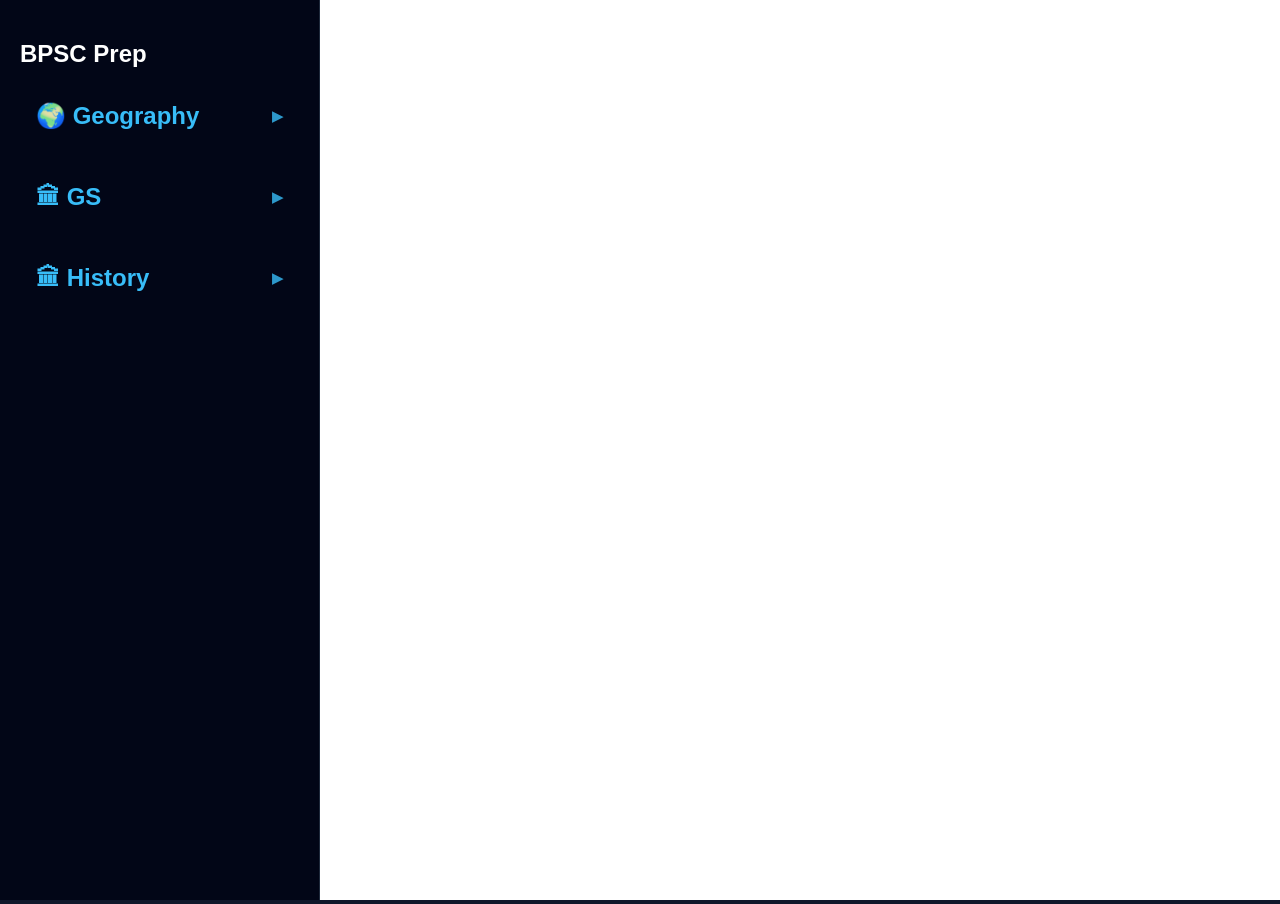
<file: index.html>
<!DOCTYPE html>
<html>

<head>

    <title>BPSC Prep</title>

    <link rel="stylesheet" href="style.css">

</head>

<body>

<div class="layout">

    <div class="sidebar">

        <h2>BPSC Prep</h2>

        <div id="nav"></div>

    </div>

    <div class="content">

        <iframe id="viewer"></iframe>

    </div>

</div>

<script src="script.js"></script>

</body>

</html>
</file>
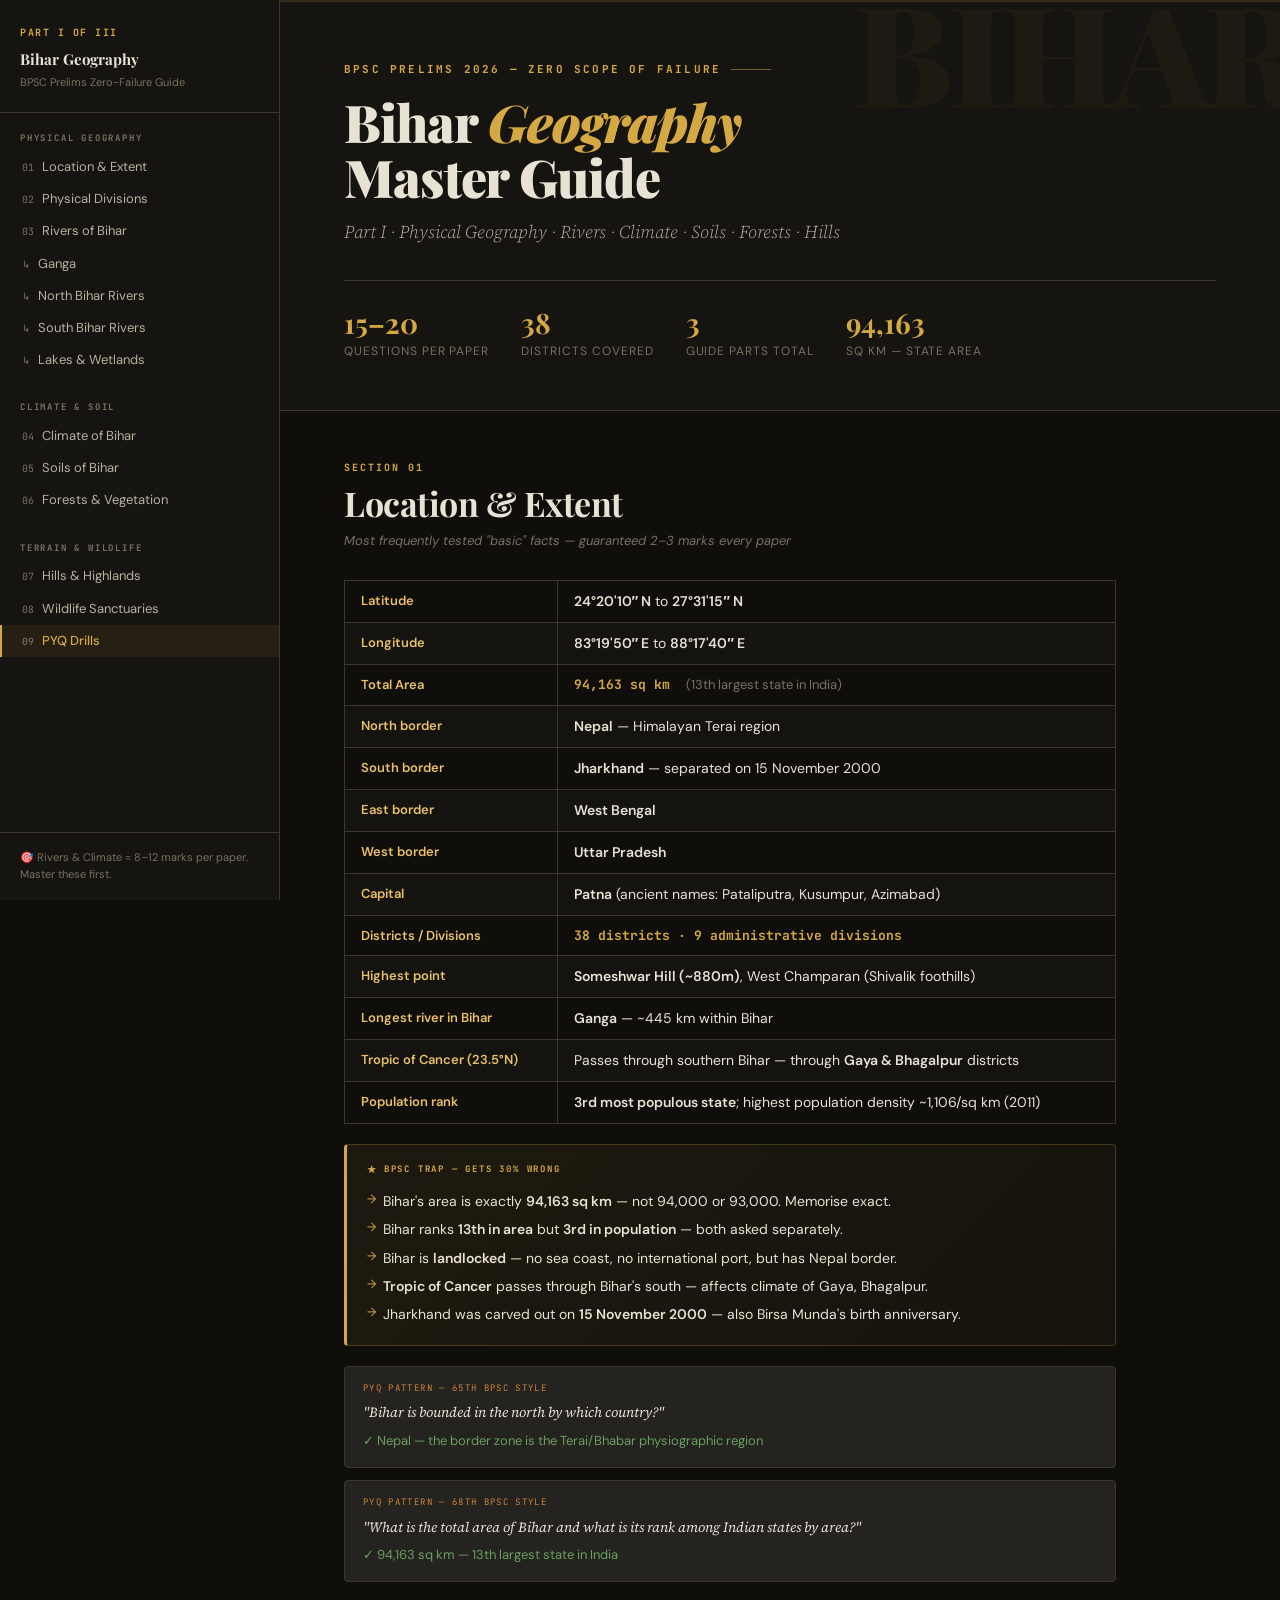
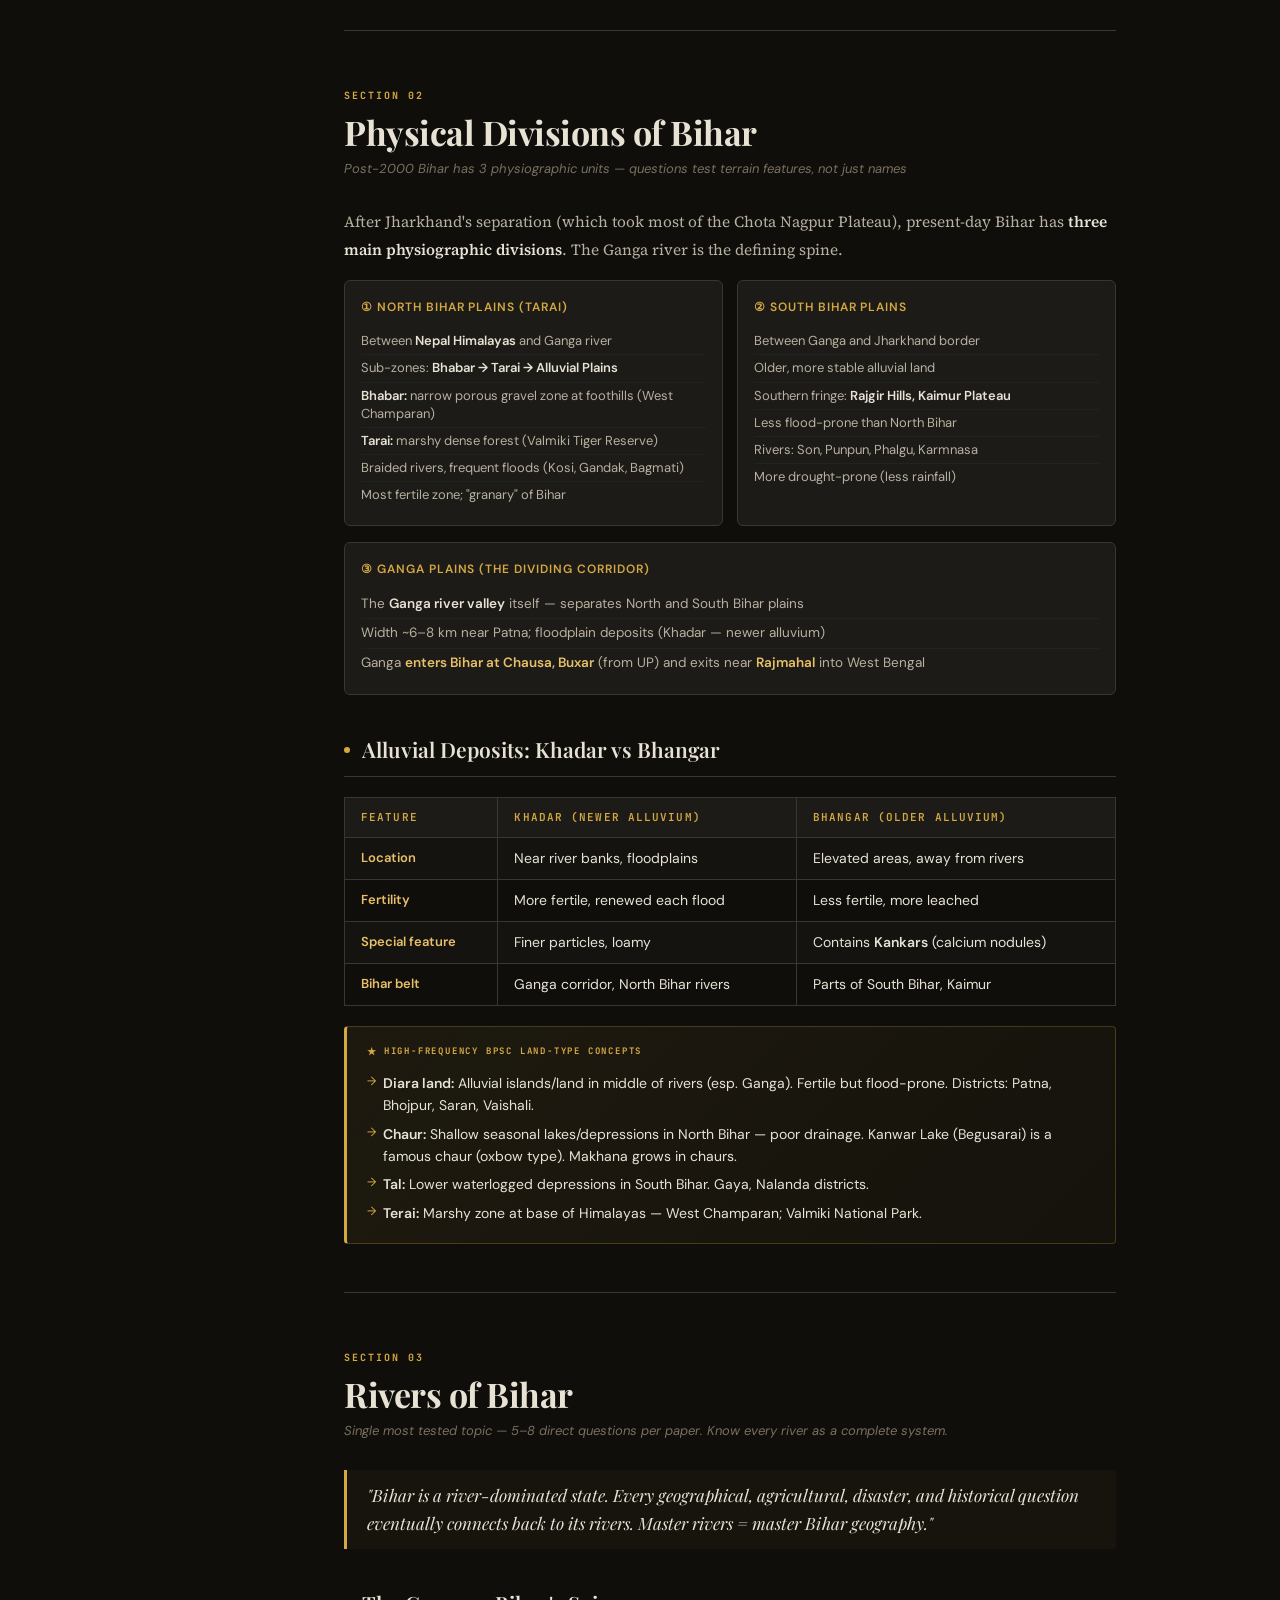
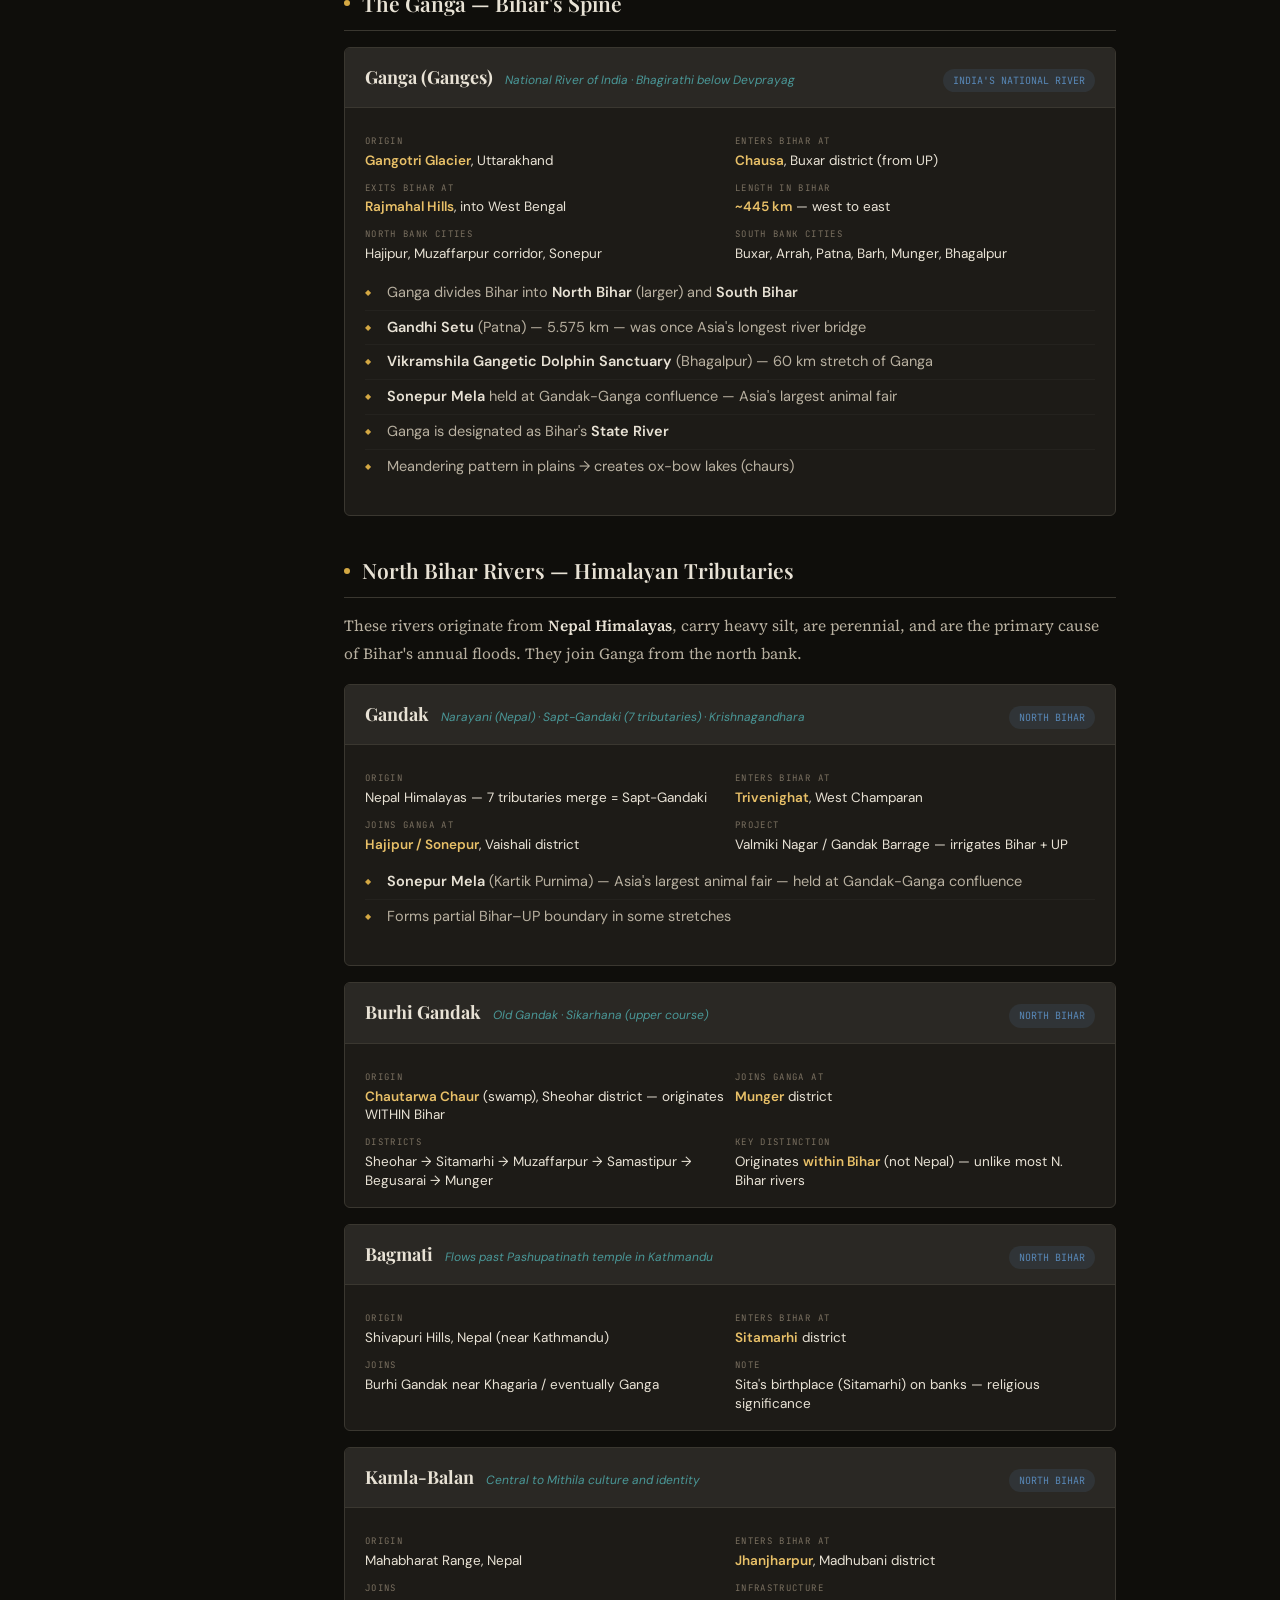
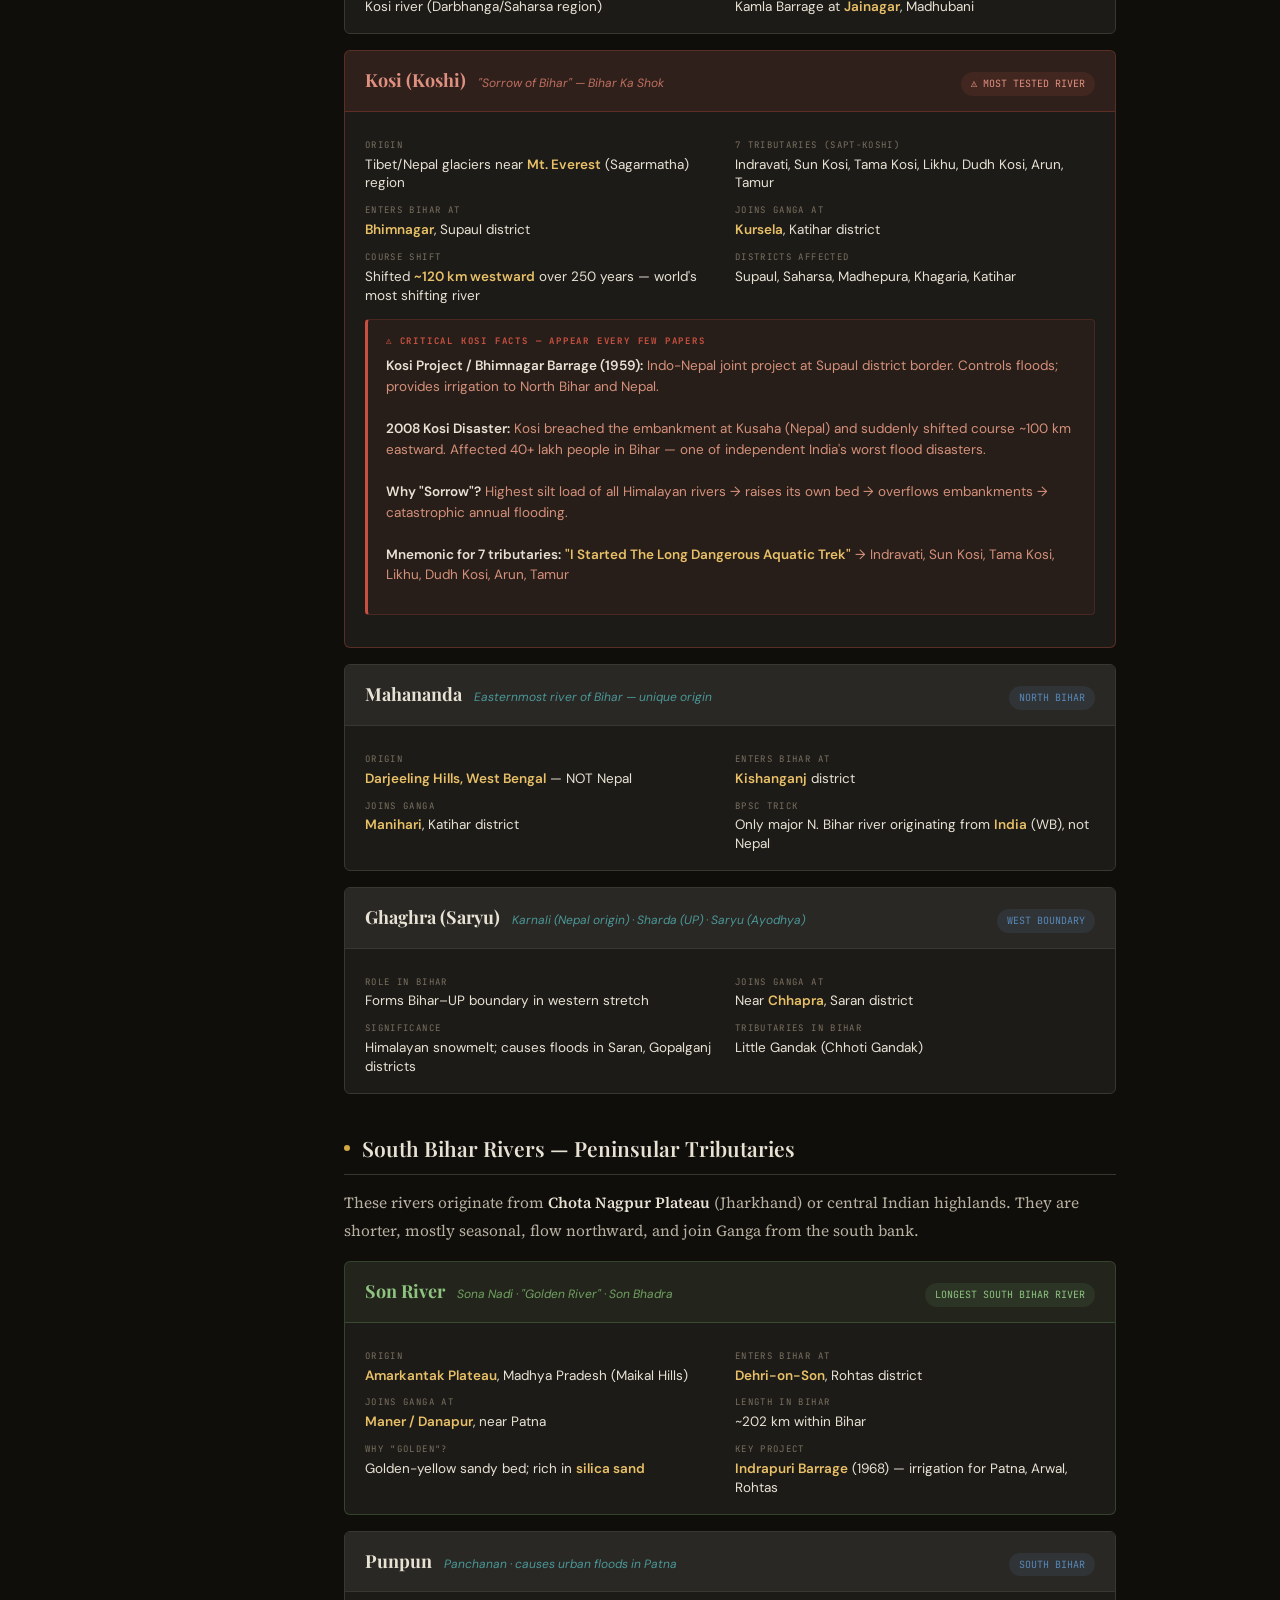
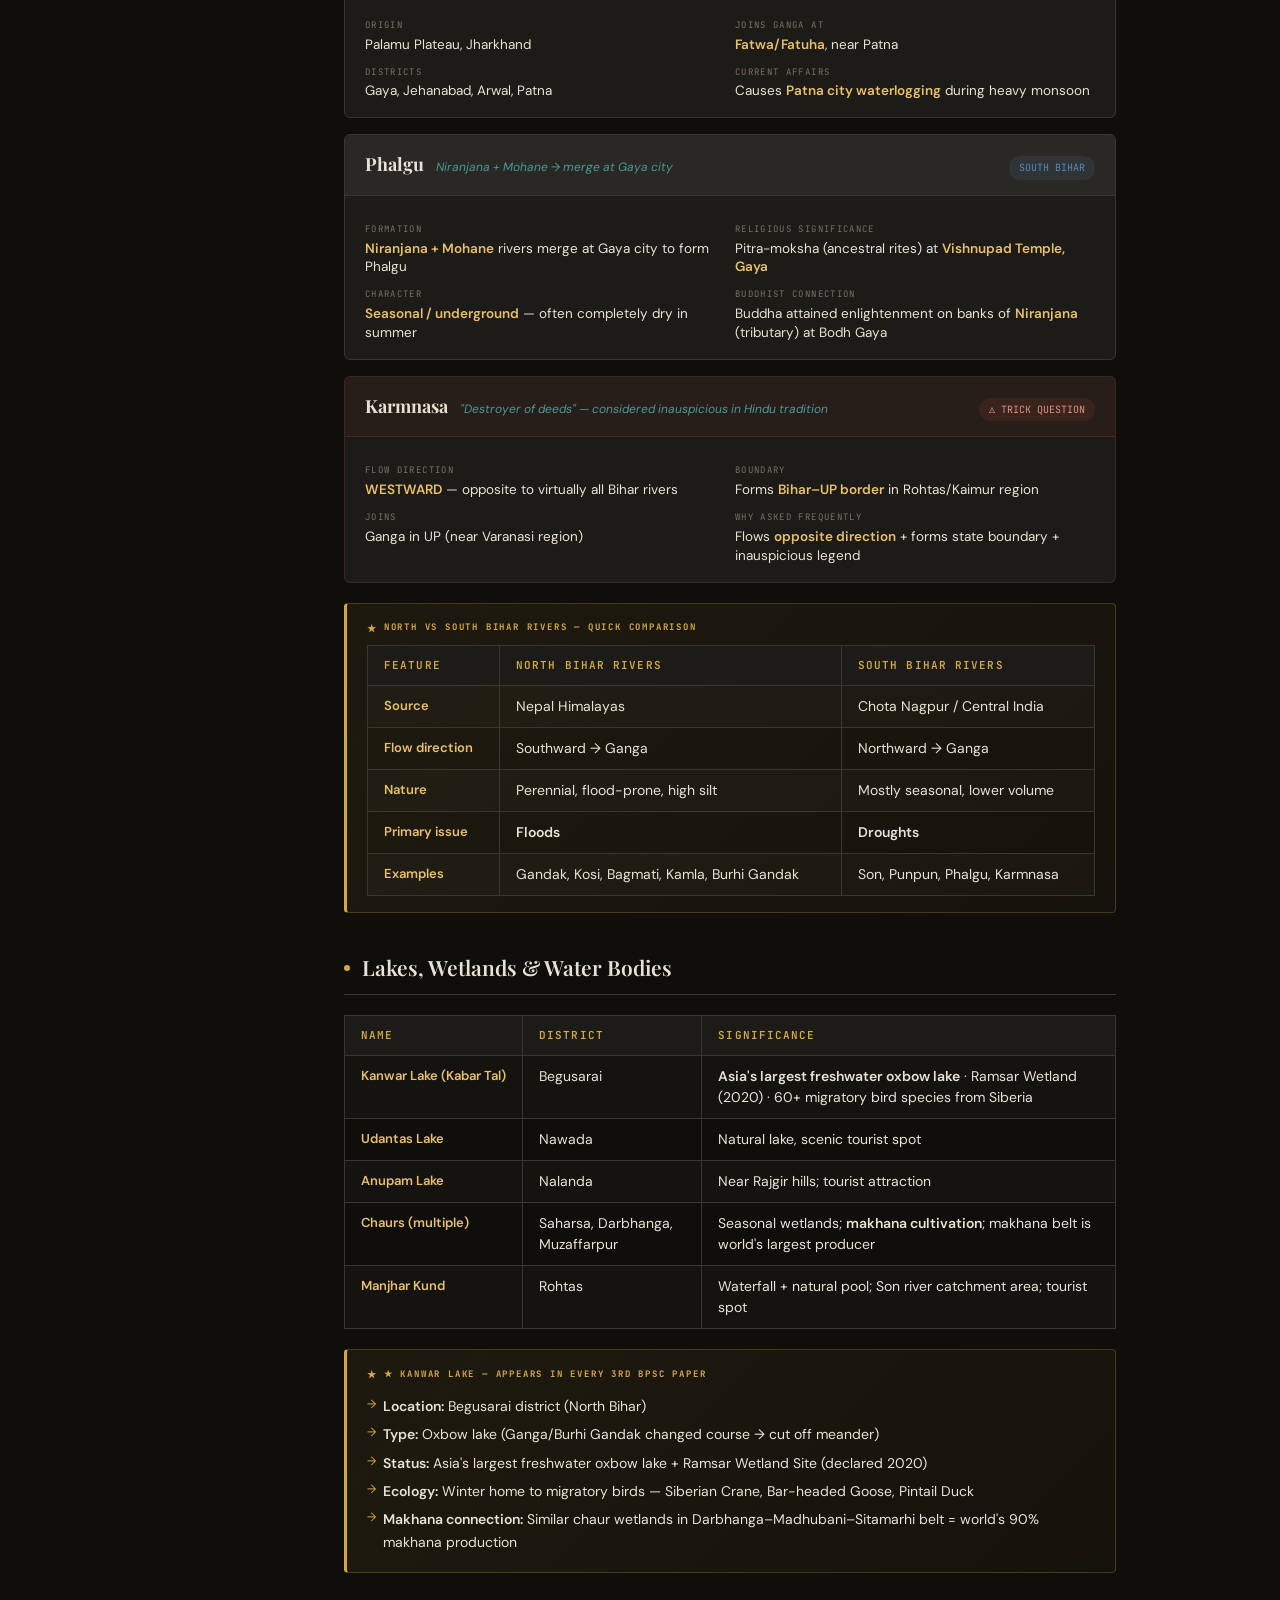
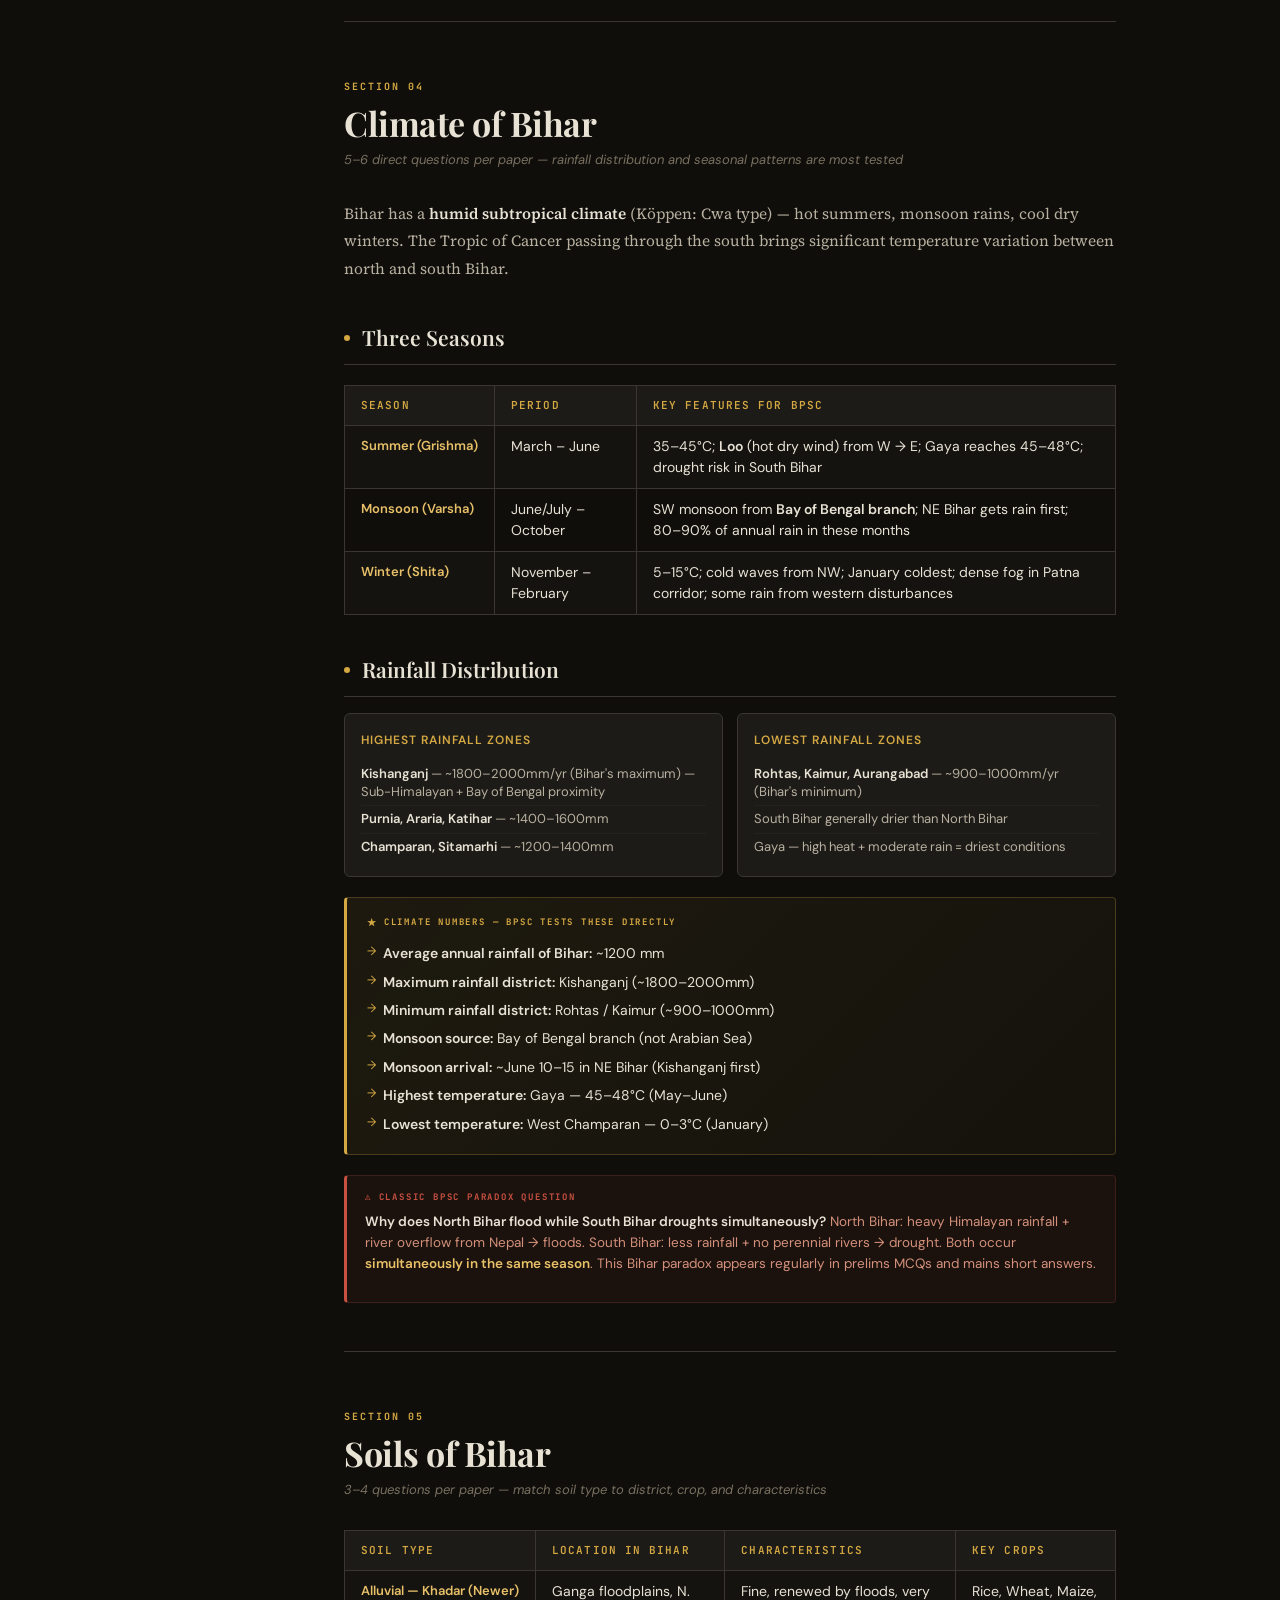
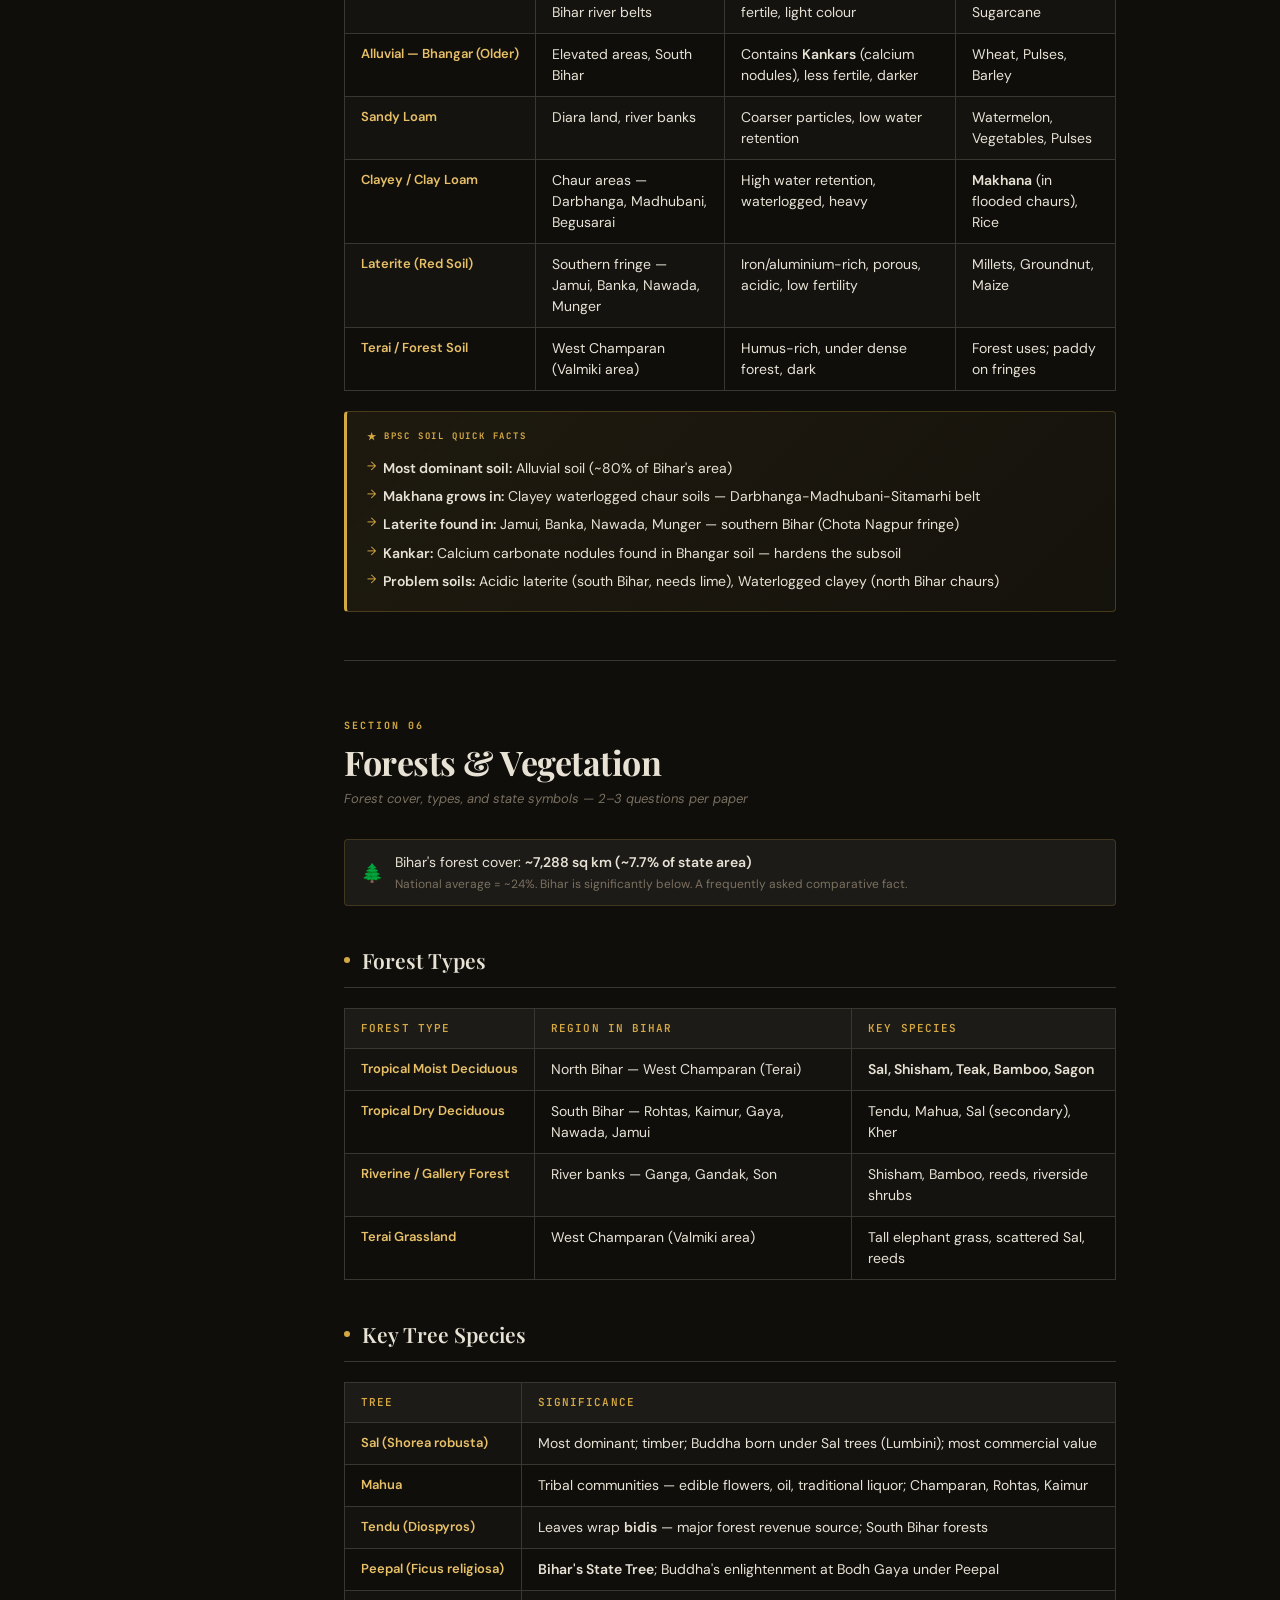
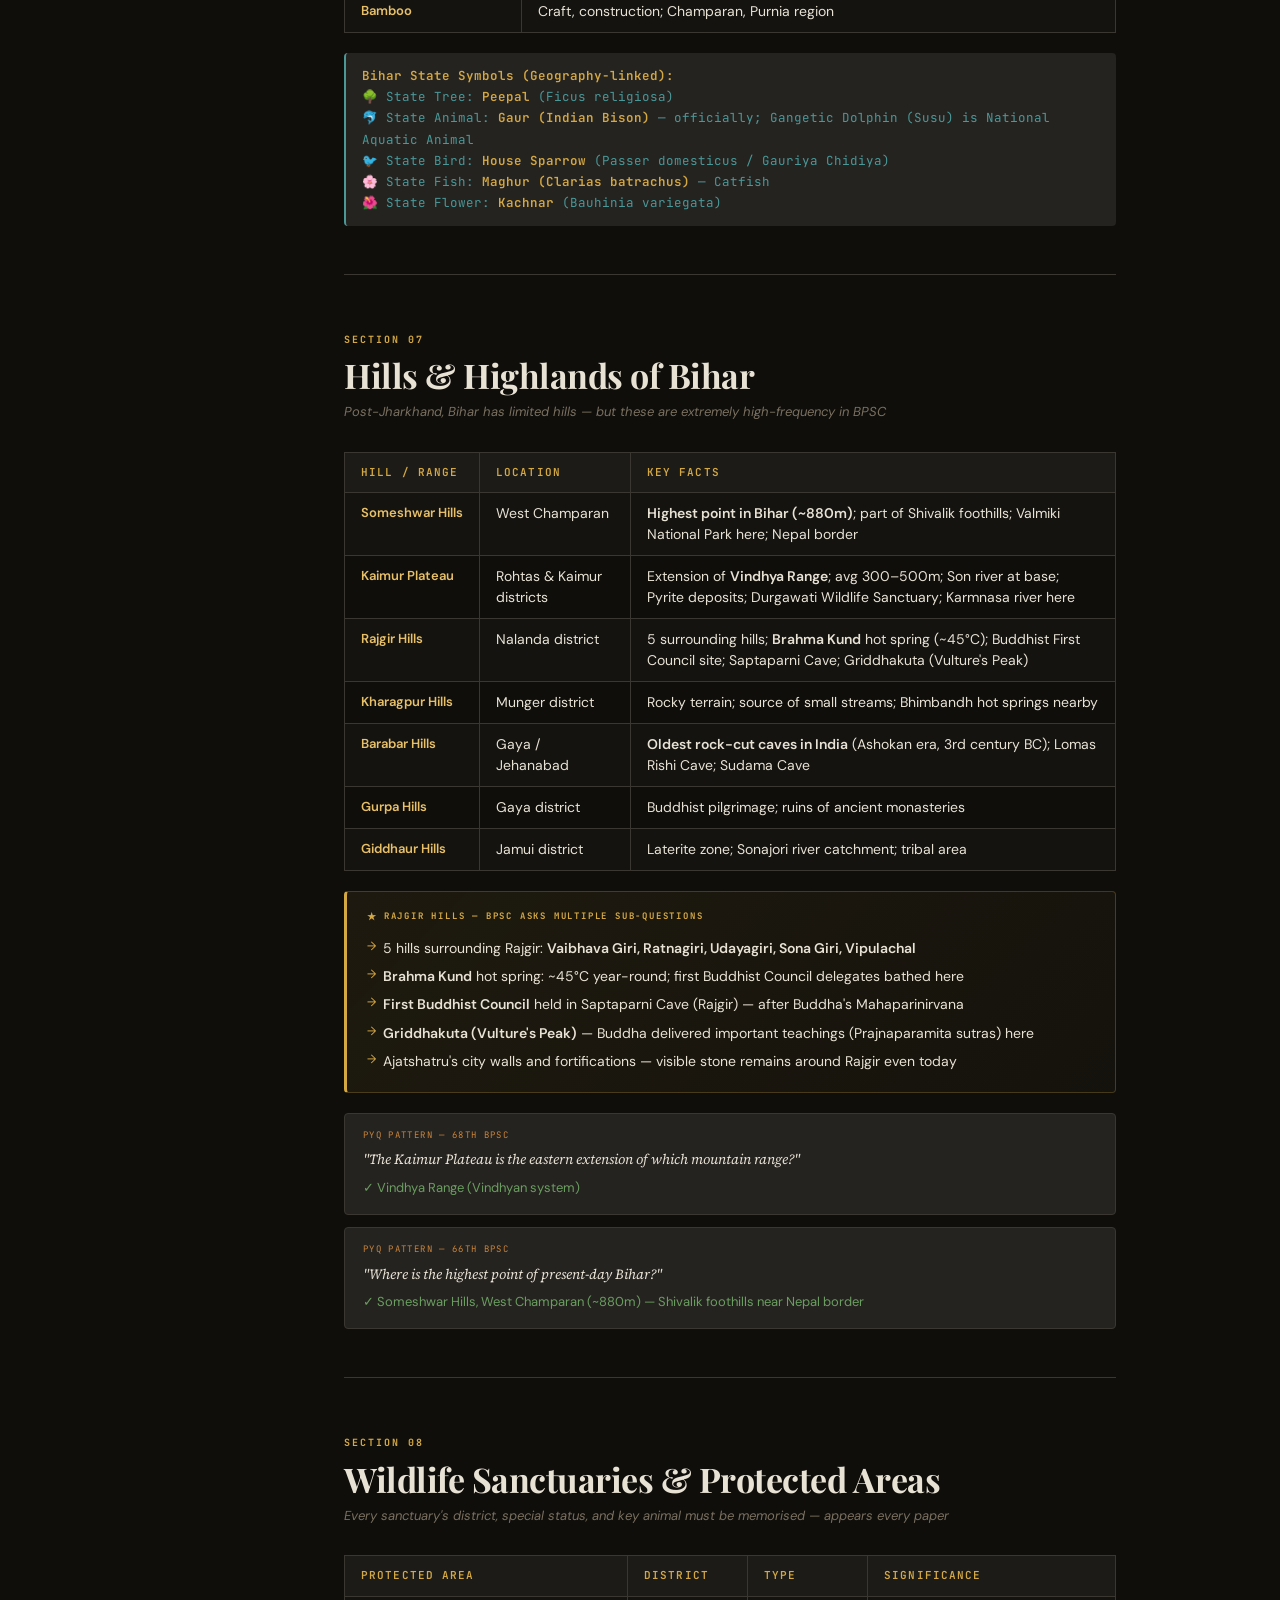
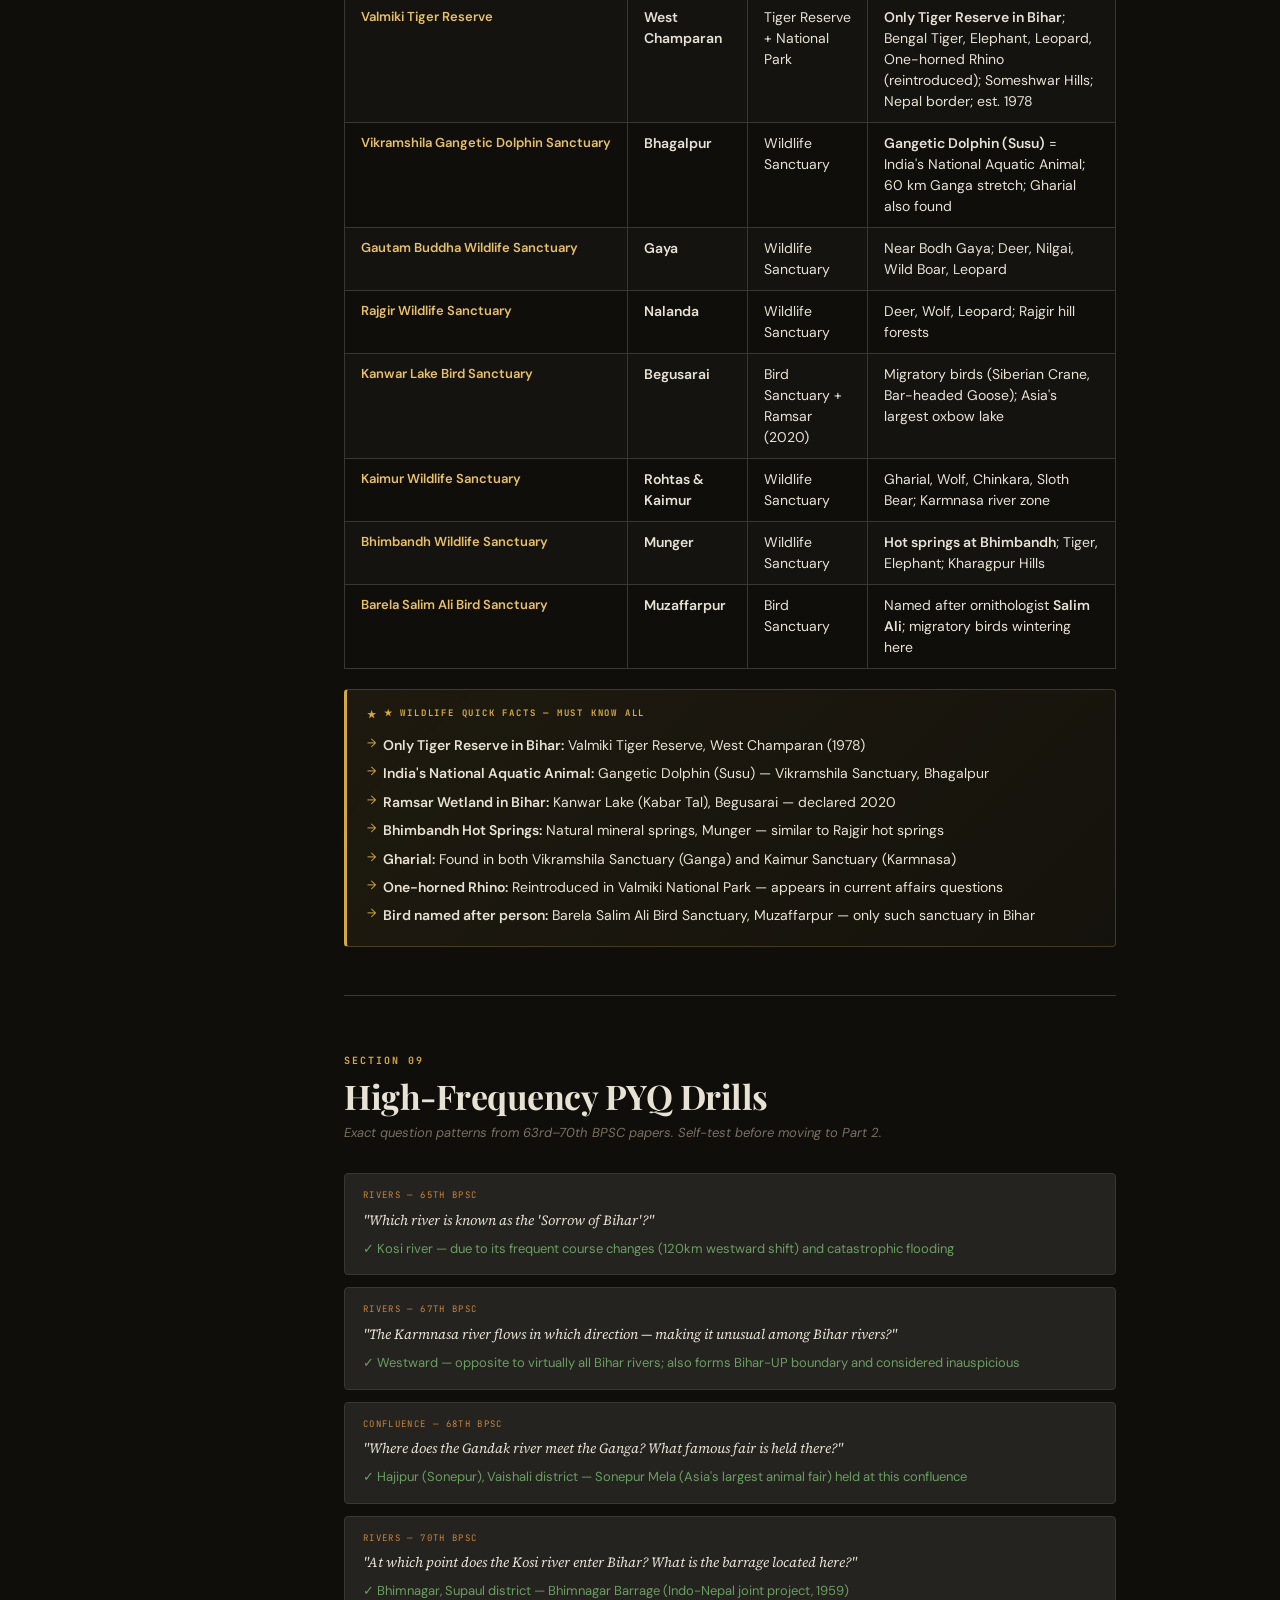
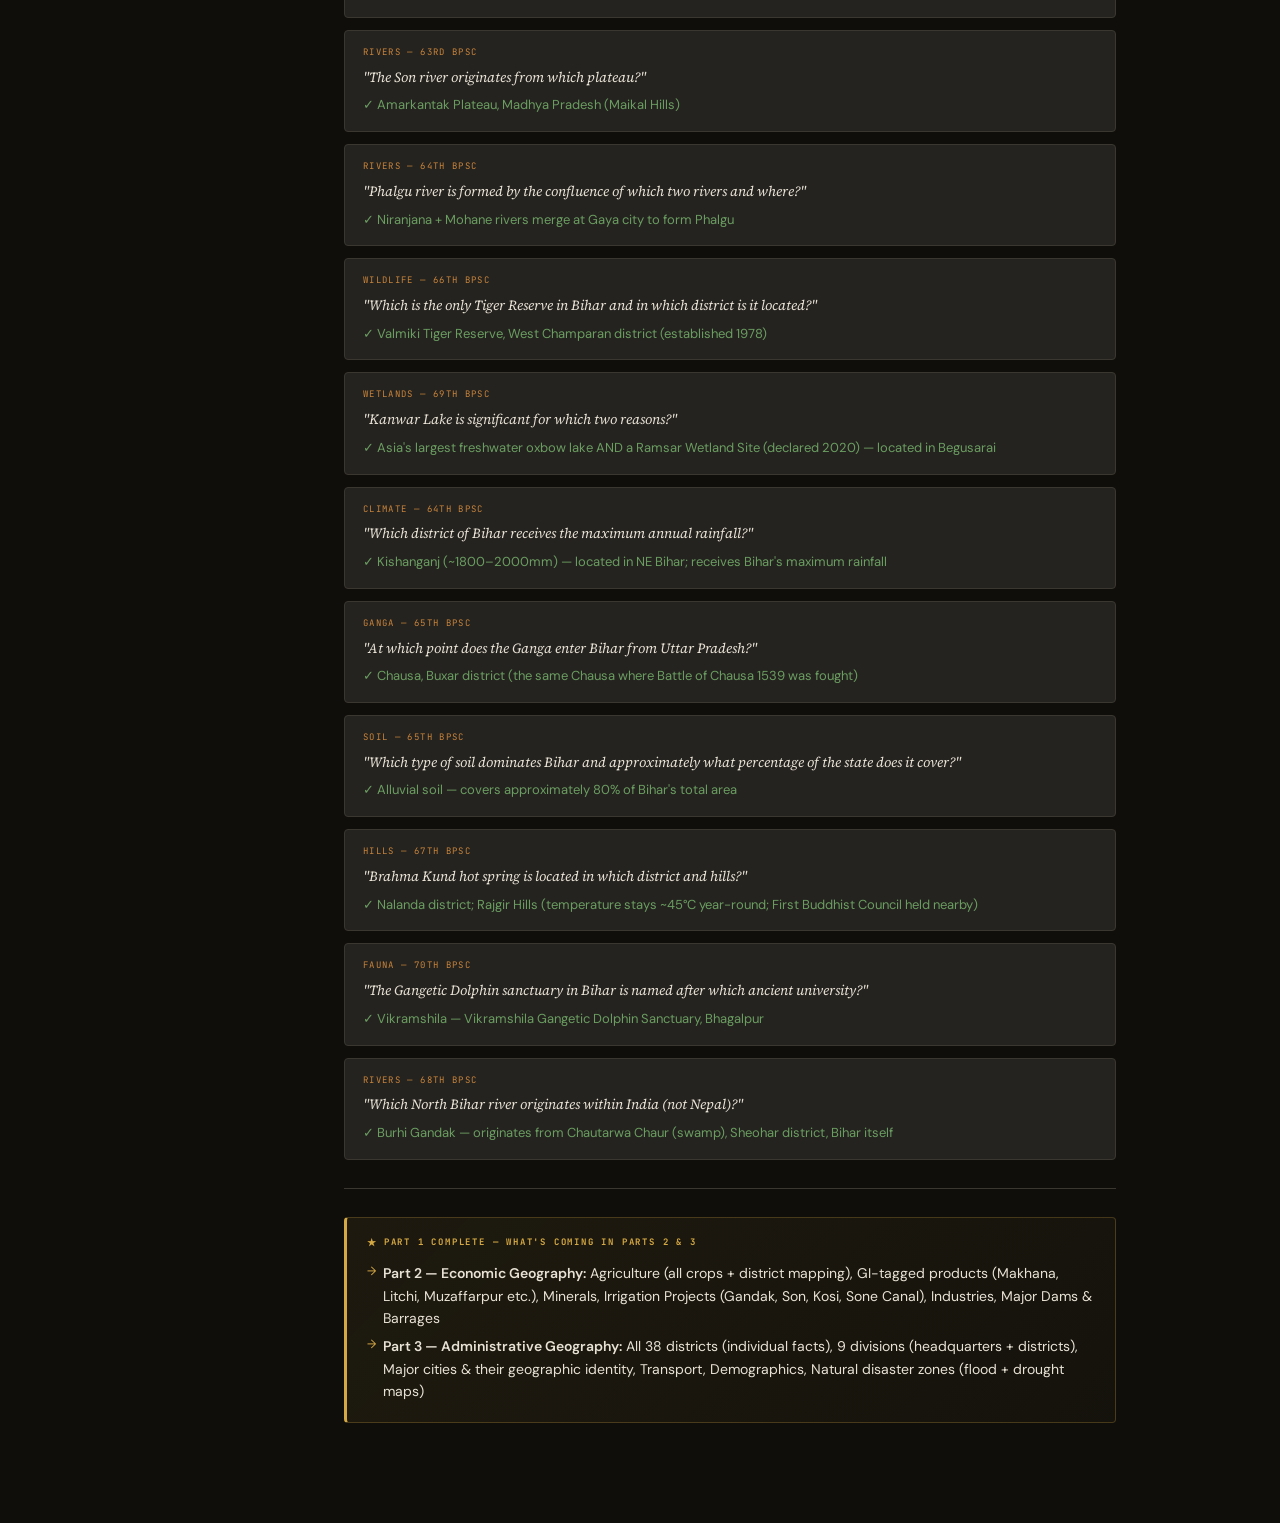
<file: pages/geography/core-1.html>
<!DOCTYPE html>
<html lang="en">
<head>
<meta charset="UTF-8">
<meta name="viewport" content="width=device-width, initial-scale=1.0">
<title>Bihar Geography — Part 1 | BPSC Prelims Master Guide</title>
<link href="https://fonts.googleapis.com/css2?family=Playfair+Display:ital,wght@0,400;0,600;0,700;0,900;1,400;1,700&family=Source+Serif+4:ital,opsz,wght@0,8..60,300;0,8..60,400;0,8..60,600;1,8..60,300;1,8..60,400&family=JetBrains+Mono:wght@400;500;700&family=DM+Sans:wght@300;400;500;600&display=swap" rel="stylesheet">
<style>
:root{--bg:#0f0e0b;--bg2:#161410;--bg3:#1d1b17;--bg4:#252320;--surface:#2a2824;--border:#3a3730;--text:#e8e2d5;--text2:#b8b0a0;--text3:#7a7060;--gold:#d4a843;--gold2:#e8c068;--amber:#c8843a;--red:#c85040;--green:#6a9e60;--blue:#5888b8;--teal:#4a9898;--sidebar-w:280px}
*{margin:0;padding:0;box-sizing:border-box}
body{background:var(--bg);color:var(--text);font-family:'Source Serif 4',Georgia,serif;font-size:16px;line-height:1.75;display:flex;min-height:100vh}
.sidebar{width:var(--sidebar-w);min-width:var(--sidebar-w);background:var(--bg2);border-right:1px solid var(--border);position:fixed;top:0;left:0;bottom:0;overflow-y:auto;z-index:100;display:flex;flex-direction:column}
.sidebar::-webkit-scrollbar{width:4px}.sidebar::-webkit-scrollbar-track{background:var(--bg2)}.sidebar::-webkit-scrollbar-thumb{background:var(--border);border-radius:2px}
.sidebar-header{padding:24px 20px 20px;border-bottom:1px solid var(--border);background:var(--bg2);position:sticky;top:0;z-index:10}
.sidebar-part-badge{font-family:'JetBrains Mono',monospace;font-size:10px;font-weight:700;letter-spacing:.15em;color:var(--gold);text-transform:uppercase;margin-bottom:8px;display:block}
.sidebar-title{font-family:'Playfair Display',serif;font-size:15px;font-weight:700;color:var(--text);line-height:1.3}
.sidebar-sub{font-family:'DM Sans',sans-serif;font-size:11px;color:var(--text3);margin-top:4px}
.nav-section{padding:6px 0}
.nav-section-label{font-family:'JetBrains Mono',monospace;font-size:9px;font-weight:700;letter-spacing:.2em;color:var(--text3);text-transform:uppercase;padding:12px 20px 4px}
.nav-item{display:block;padding:7px 20px;font-family:'DM Sans',sans-serif;font-size:13px;color:var(--text2);text-decoration:none;border-left:2px solid transparent;transition:all .15s ease;cursor:pointer;line-height:1.4}
.nav-item:hover{color:var(--gold);background:rgba(212,168,67,.05);border-left-color:rgba(212,168,67,.3)}
.nav-item.active{color:var(--gold);background:rgba(212,168,67,.08);border-left-color:var(--gold);font-weight:500}
.nav-item .nav-num{font-family:'JetBrains Mono',monospace;font-size:10px;color:var(--text3);margin-right:8px}
.sidebar-footer{margin-top:auto;padding:16px 20px;border-top:1px solid var(--border);font-family:'DM Sans',sans-serif;font-size:11px;color:var(--text3);line-height:1.6}
.main{margin-left:var(--sidebar-w);flex:1;min-width:0}
.hero{background:var(--bg2);border-bottom:1px solid var(--border);padding:60px 64px 48px;position:relative;overflow:hidden}
.hero::before{content:'BIHAR';position:absolute;right:-20px;top:-20px;font-family:'Playfair Display',serif;font-size:140px;font-weight:900;color:rgba(212,168,67,.04);letter-spacing:-4px;pointer-events:none;line-height:1}
.hero-eyebrow{font-family:'JetBrains Mono',monospace;font-size:11px;font-weight:700;letter-spacing:.2em;color:var(--gold);text-transform:uppercase;margin-bottom:16px;display:flex;align-items:center;gap:10px}
.hero-eyebrow::after{content:'';display:block;width:40px;height:1px;background:var(--gold);opacity:.5}
.hero-title{font-family:'Playfair Display',serif;font-size:52px;font-weight:900;line-height:1.05;color:var(--text);margin-bottom:8px;letter-spacing:-1px}
.hero-title span{color:var(--gold);font-style:italic}
.hero-subtitle{font-family:'Source Serif 4',serif;font-size:18px;color:var(--text2);margin-top:12px;font-style:italic;font-weight:300}
.hero-stats{display:flex;gap:32px;margin-top:32px;padding-top:28px;border-top:1px solid var(--border)}
.hero-stat{display:flex;flex-direction:column;gap:4px}
.hero-stat-num{font-family:'Playfair Display',serif;font-size:28px;font-weight:700;color:var(--gold);line-height:1}
.hero-stat-label{font-family:'DM Sans',sans-serif;font-size:12px;color:var(--text3);text-transform:uppercase;letter-spacing:.08em}
.content{padding:0 64px 80px;max-width:900px}
.section{padding-top:56px;border-top:1px solid var(--border);margin-top:48px}
.section:first-child{border-top:none;margin-top:0;padding-top:48px}
.section-number{font-family:'JetBrains Mono',monospace;font-size:10px;font-weight:700;color:var(--gold);letter-spacing:.2em;text-transform:uppercase;margin-bottom:8px;display:block}
.section-title{font-family:'Playfair Display',serif;font-size:34px;font-weight:700;color:var(--text);line-height:1.15;margin-bottom:6px;letter-spacing:-.5px}
.section-desc{font-family:'DM Sans',sans-serif;font-size:13px;color:var(--text3);margin-bottom:28px;font-style:italic}
.subsection{margin-top:36px}
.subsection-title{font-family:'Playfair Display',serif;font-size:21px;font-weight:600;color:var(--text);margin-bottom:14px;padding-bottom:8px;border-bottom:1px solid var(--border);display:flex;align-items:center;gap:12px}
.subsection-title .bullet{width:6px;height:6px;background:var(--gold);border-radius:50%;flex-shrink:0}
.exam-box{background:linear-gradient(135deg,rgba(212,168,67,.08),rgba(212,168,67,.03));border:1px solid rgba(212,168,67,.25);border-left:3px solid var(--gold);border-radius:4px;padding:16px 20px;margin:20px 0}
.exam-box-label{font-family:'JetBrains Mono',monospace;font-size:9px;font-weight:700;color:var(--gold);letter-spacing:.2em;text-transform:uppercase;margin-bottom:8px;display:flex;align-items:center;gap:6px}
.exam-box-label::before{content:'★';font-size:10px}
.exam-box p,.exam-box li{font-family:'DM Sans',sans-serif;font-size:14px;color:var(--text);line-height:1.6}
.exam-box ul{list-style:none;padding:0}
.exam-box li{padding:3px 0 3px 16px;position:relative}
.exam-box li::before{content:'→';position:absolute;left:0;color:var(--gold);font-size:12px}
.warn-box{background:rgba(200,80,64,.07);border:1px solid rgba(200,80,64,.2);border-left:3px solid var(--red);border-radius:4px;padding:14px 18px;margin:16px 0}
.warn-box-label{font-family:'JetBrains Mono',monospace;font-size:9px;font-weight:700;color:var(--red);letter-spacing:.2em;text-transform:uppercase;margin-bottom:6px}
.warn-box p{font-family:'DM Sans',sans-serif;font-size:13.5px;color:#d4907a;line-height:1.55}
.info-box{background:rgba(88,136,184,.07);border:1px solid rgba(88,136,184,.2);border-left:3px solid var(--blue);border-radius:4px;padding:14px 18px;margin:16px 0}
.info-box-label{font-family:'JetBrains Mono',monospace;font-size:9px;font-weight:700;color:var(--blue);letter-spacing:.2em;text-transform:uppercase;margin-bottom:6px}
.info-box p,.info-box li{font-family:'DM Sans',sans-serif;font-size:13.5px;color:#90b8d8;line-height:1.6}
.info-box ul{list-style:none;padding:0}.info-box li{padding-left:14px;position:relative}.info-box li::before{content:'·';position:absolute;left:0;color:var(--blue)}
.fact-table{width:100%;border-collapse:collapse;margin:20px 0;font-family:'DM Sans',sans-serif}
.fact-table th{background:var(--bg3);color:var(--gold);font-size:11px;font-weight:600;letter-spacing:.1em;text-transform:uppercase;padding:10px 16px;text-align:left;border:1px solid var(--border);font-family:'JetBrains Mono',monospace}
.fact-table td{padding:10px 16px;font-size:14px;color:var(--text);border:1px solid var(--border);line-height:1.5;vertical-align:top}
.fact-table tr:nth-child(even) td{background:rgba(255,255,255,.02)}
.fact-table tr:hover td{background:rgba(212,168,67,.04)}
.fact-table td.key{color:var(--gold2);font-weight:600;font-size:13px;white-space:nowrap}
.fact-table td.hl{color:var(--gold);font-family:'JetBrains Mono',monospace;font-size:13px;font-weight:700}
.river-card{background:var(--bg3);border:1px solid var(--border);border-radius:6px;margin:16px 0;overflow:hidden}
.river-card-header{background:var(--surface);padding:14px 20px;display:flex;align-items:baseline;gap:12px;border-bottom:1px solid var(--border)}
.river-name{font-family:'Playfair Display',serif;font-size:18px;font-weight:700;color:var(--text)}
.river-alias{font-family:'DM Sans',sans-serif;font-size:12px;color:var(--teal);font-style:italic}
.river-tag{margin-left:auto;font-family:'JetBrains Mono',monospace;font-size:10px;color:var(--blue);background:rgba(88,136,184,.12);padding:3px 10px;border-radius:20px}
.river-card-body{padding:16px 20px}
.river-facts{display:grid;grid-template-columns:1fr 1fr;gap:10px;margin-top:10px}
.river-fact-item{display:flex;flex-direction:column;gap:2px}
.river-fact-label{font-family:'JetBrains Mono',monospace;font-size:9px;color:var(--text3);text-transform:uppercase;letter-spacing:.15em}
.river-fact-value{font-family:'DM Sans',sans-serif;font-size:13.5px;color:var(--text);line-height:1.4}
.river-fact-value strong{color:var(--gold2)}
.bpsc-q{background:var(--bg4);border:1px solid var(--border);border-radius:4px;padding:14px 18px;margin:12px 0}
.bpsc-q-label{font-family:'JetBrains Mono',monospace;font-size:9px;color:var(--amber);letter-spacing:.15em;text-transform:uppercase;margin-bottom:6px}
.bpsc-q-text{font-family:'Source Serif 4',serif;font-size:14px;color:var(--text);font-style:italic;line-height:1.55;margin-bottom:6px}
.bpsc-q-ans{font-family:'DM Sans',sans-serif;font-size:13px;color:var(--green)}
.bpsc-q-ans::before{content:'✓ '}
p{margin-bottom:14px;color:var(--text2);font-size:15.5px;line-height:1.8}
strong{color:var(--text);font-weight:600}
em{color:var(--gold2);font-style:normal;font-weight:600}
ul.cl{list-style:none;padding:0;margin:10px 0 16px}
ul.cl li{padding:6px 0 6px 22px;position:relative;font-family:'DM Sans',sans-serif;font-size:14.5px;color:var(--text2);line-height:1.5;border-bottom:1px solid rgba(255,255,255,.03)}
ul.cl li:last-child{border-bottom:none}
ul.cl li::before{content:'◆';position:absolute;left:0;color:var(--gold);font-size:8px;top:10px}
ul.cl li strong{color:var(--text)}
.tag{display:inline-block;font-family:'JetBrains Mono',monospace;font-size:10px;padding:2px 8px;border-radius:3px;margin:2px 3px 2px 0;font-weight:600}
.tag-red{background:rgba(200,80,64,.15);color:#e09080}
.tag-green{background:rgba(106,158,96,.15);color:#8ec480}
.tag-gold{background:rgba(212,168,67,.15);color:var(--gold2)}
.divider{height:1px;background:var(--border);margin:28px 0}
.grid-2{display:grid;grid-template-columns:1fr 1fr;gap:14px;margin:16px 0}
.grid-card{background:var(--bg3);border:1px solid var(--border);border-radius:6px;padding:16px}
.grid-card-title{font-family:'DM Sans',sans-serif;font-size:12px;font-weight:600;color:var(--gold);text-transform:uppercase;letter-spacing:.08em;margin-bottom:10px}
.grid-card ul{list-style:none;padding:0}
.grid-card li{font-family:'DM Sans',sans-serif;font-size:13px;color:var(--text2);padding:4px 0;border-bottom:1px solid rgba(255,255,255,.03);line-height:1.4}
.grid-card li:last-child{border-bottom:none}
.grid-card li strong{color:var(--text)}
.highlight-row{display:flex;align-items:center;background:var(--bg3);border:1px solid rgba(212,168,67,.2);border-radius:4px;padding:12px 16px;gap:12px;margin:8px 0}
.highlight-row-icon{font-size:18px;flex-shrink:0}
.highlight-row-text{font-family:'DM Sans',sans-serif;font-size:14px;color:var(--text);line-height:1.5}
.highlight-row-text small{display:block;color:var(--text3);font-size:12px;margin-top:2px}
.memo{background:var(--bg4);border-radius:4px;padding:12px 16px;margin:10px 0;font-family:'JetBrains Mono',monospace;font-size:12.5px;color:var(--teal);line-height:1.7;border-left:2px solid var(--teal)}
.memo strong{color:var(--gold)}
.progress-bar{position:fixed;top:0;left:var(--sidebar-w);right:0;height:2px;background:rgba(212,168,67,.15);z-index:200}
.progress-fill{height:100%;background:var(--gold);width:0%;transition:width .1s linear}
.pull-quote{border-left:3px solid var(--gold);padding:12px 20px;margin:24px 0;background:rgba(212,168,67,.04);border-radius:0 4px 4px 0}
.pull-quote p{font-family:'Playfair Display',serif;font-size:17px;font-style:italic;color:var(--text);line-height:1.6;margin:0}
@media(max-width:900px){.sidebar{display:none}.main{margin-left:0}.hero{padding:32px 24px}.content{padding:0 24px 60px}.grid-2{grid-template-columns:1fr}.river-facts{grid-template-columns:1fr}.hero-stats{flex-wrap:wrap;gap:20px}.hero-title{font-size:36px}}
</style>
</head>
<body>
<div class="progress-bar"><div class="progress-fill" id="pf"></div></div>

<nav class="sidebar">
  <div class="sidebar-header">
    <span class="sidebar-part-badge">Part I of III</span>
    <div class="sidebar-title">Bihar Geography</div>
    <div class="sidebar-sub">BPSC Prelims Zero-Failure Guide</div>
  </div>
  <div class="nav-section">
    <div class="nav-section-label">Physical Geography</div>
    <a class="nav-item" href="#s1"><span class="nav-num">01</span>Location & Extent</a>
    <a class="nav-item" href="#s2"><span class="nav-num">02</span>Physical Divisions</a>
    <a class="nav-item" href="#s3"><span class="nav-num">03</span>Rivers of Bihar</a>
    <a class="nav-item" href="#s3a"><span class="nav-num">↳</span>Ganga</a>
    <a class="nav-item" href="#s3b"><span class="nav-num">↳</span>North Bihar Rivers</a>
    <a class="nav-item" href="#s3c"><span class="nav-num">↳</span>South Bihar Rivers</a>
    <a class="nav-item" href="#s3d"><span class="nav-num">↳</span>Lakes & Wetlands</a>
  </div>
  <div class="nav-section">
    <div class="nav-section-label">Climate & Soil</div>
    <a class="nav-item" href="#s4"><span class="nav-num">04</span>Climate of Bihar</a>
    <a class="nav-item" href="#s5"><span class="nav-num">05</span>Soils of Bihar</a>
    <a class="nav-item" href="#s6"><span class="nav-num">06</span>Forests & Vegetation</a>
  </div>
  <div class="nav-section">
    <div class="nav-section-label">Terrain & Wildlife</div>
    <a class="nav-item" href="#s7"><span class="nav-num">07</span>Hills & Highlands</a>
    <a class="nav-item" href="#s8"><span class="nav-num">08</span>Wildlife Sanctuaries</a>
    <a class="nav-item" href="#s9"><span class="nav-num">09</span>PYQ Drills</a>
  </div>
  <div class="sidebar-footer">🎯 Rivers & Climate = 8–12 marks per paper. Master these first.</div>
</nav>

<main class="main">
<div class="hero">
  <div class="hero-eyebrow">BPSC Prelims 2026 — Zero Scope of Failure</div>
  <h1 class="hero-title">Bihar <span>Geography</span><br>Master Guide</h1>
  <div class="hero-subtitle">Part I · Physical Geography · Rivers · Climate · Soils · Forests · Hills</div>
  <div class="hero-stats">
    <div class="hero-stat"><div class="hero-stat-num">15–20</div><div class="hero-stat-label">Questions Per Paper</div></div>
    <div class="hero-stat"><div class="hero-stat-num">38</div><div class="hero-stat-label">Districts Covered</div></div>
    <div class="hero-stat"><div class="hero-stat-num">3</div><div class="hero-stat-label">Guide Parts Total</div></div>
    <div class="hero-stat"><div class="hero-stat-num">94,163</div><div class="hero-stat-label">sq km — State Area</div></div>
  </div>
</div>

<div class="content">

<!-- S1: LOCATION -->
<section class="section" id="s1">
<span class="section-number">Section 01</span>
<h2 class="section-title">Location & Extent</h2>
<div class="section-desc">Most frequently tested "basic" facts — guaranteed 2–3 marks every paper</div>

<table class="fact-table">
<tr><td class="key">Latitude</td><td><strong>24°20'10″ N</strong> to <strong>27°31'15″ N</strong></td></tr>
<tr><td class="key">Longitude</td><td><strong>83°19'50″ E</strong> to <strong>88°17'40″ E</strong></td></tr>
<tr><td class="key">Total Area</td><td class="hl">94,163 sq km &nbsp;<span style="color:var(--text3);font-family:'DM Sans',sans-serif;font-weight:400;">(13th largest state in India)</span></td></tr>
<tr><td class="key">North border</td><td><strong>Nepal</strong> — Himalayan Terai region</td></tr>
<tr><td class="key">South border</td><td><strong>Jharkhand</strong> — separated on 15 November 2000</td></tr>
<tr><td class="key">East border</td><td><strong>West Bengal</strong></td></tr>
<tr><td class="key">West border</td><td><strong>Uttar Pradesh</strong></td></tr>
<tr><td class="key">Capital</td><td><strong>Patna</strong> (ancient names: Pataliputra, Kusumpur, Azimabad)</td></tr>
<tr><td class="key">Districts / Divisions</td><td class="hl">38 districts · 9 administrative divisions</td></tr>
<tr><td class="key">Highest point</td><td><strong>Someshwar Hill (~880m)</strong>, West Champaran (Shivalik foothills)</td></tr>
<tr><td class="key">Longest river in Bihar</td><td><strong>Ganga</strong> — ~445 km within Bihar</td></tr>
<tr><td class="key">Tropic of Cancer (23.5°N)</td><td>Passes through southern Bihar — through <strong>Gaya &amp; Bhagalpur</strong> districts</td></tr>
<tr><td class="key">Population rank</td><td><strong>3rd most populous state</strong>; highest population density ~1,106/sq km (2011)</td></tr>
</table>

<div class="exam-box">
<div class="exam-box-label">BPSC Trap — Gets 30% Wrong</div>
<ul>
<li>Bihar's area is exactly <strong>94,163 sq km</strong> — not 94,000 or 93,000. Memorise exact.</li>
<li>Bihar ranks <strong>13th in area</strong> but <strong>3rd in population</strong> — both asked separately.</li>
<li>Bihar is <strong>landlocked</strong> — no sea coast, no international port, but has Nepal border.</li>
<li><strong>Tropic of Cancer</strong> passes through Bihar's south — affects climate of Gaya, Bhagalpur.</li>
<li>Jharkhand was carved out on <strong>15 November 2000</strong> — also Birsa Munda's birth anniversary.</li>
</ul>
</div>

<div class="bpsc-q"><div class="bpsc-q-label">PYQ Pattern — 65th BPSC Style</div><div class="bpsc-q-text">"Bihar is bounded in the north by which country?"</div><div class="bpsc-q-ans">Nepal — the border zone is the Terai/Bhabar physiographic region</div></div>
<div class="bpsc-q"><div class="bpsc-q-label">PYQ Pattern — 68th BPSC Style</div><div class="bpsc-q-text">"What is the total area of Bihar and what is its rank among Indian states by area?"</div><div class="bpsc-q-ans">94,163 sq km — 13th largest state in India</div></div>
</section>

<!-- S2: PHYSICAL DIVISIONS -->
<section class="section" id="s2">
<span class="section-number">Section 02</span>
<h2 class="section-title">Physical Divisions of Bihar</h2>
<div class="section-desc">Post-2000 Bihar has 3 physiographic units — questions test terrain features, not just names</div>

<p>After Jharkhand's separation (which took most of the Chota Nagpur Plateau), present-day Bihar has <strong>three main physiographic divisions</strong>. The Ganga river is the defining spine.</p>

<div class="grid-2">
<div class="grid-card">
<div class="grid-card-title">① North Bihar Plains (Tarai)</div>
<ul>
<li>Between <strong>Nepal Himalayas</strong> and Ganga river</li>
<li>Sub-zones: <strong>Bhabar → Tarai → Alluvial Plains</strong></li>
<li><strong>Bhabar:</strong> narrow porous gravel zone at foothills (West Champaran)</li>
<li><strong>Tarai:</strong> marshy dense forest (Valmiki Tiger Reserve)</li>
<li>Braided rivers, frequent floods (Kosi, Gandak, Bagmati)</li>
<li>Most fertile zone; "granary" of Bihar</li>
</ul>
</div>
<div class="grid-card">
<div class="grid-card-title">② South Bihar Plains</div>
<ul>
<li>Between Ganga and Jharkhand border</li>
<li>Older, more stable alluvial land</li>
<li>Southern fringe: <strong>Rajgir Hills, Kaimur Plateau</strong></li>
<li>Less flood-prone than North Bihar</li>
<li>Rivers: Son, Punpun, Phalgu, Karmnasa</li>
<li>More drought-prone (less rainfall)</li>
</ul>
</div>
</div>

<div class="grid-card" style="margin-top:14px;">
<div class="grid-card-title">③ Ganga Plains (The Dividing Corridor)</div>
<ul style="list-style:none;padding:0;">
<li style="padding:5px 0;font-family:'DM Sans',sans-serif;font-size:13.5px;color:var(--text2);">The <strong style="color:var(--text);">Ganga river valley</strong> itself — separates North and South Bihar plains</li>
<li style="padding:5px 0;font-family:'DM Sans',sans-serif;font-size:13.5px;color:var(--text2);">Width ~6–8 km near Patna; floodplain deposits (Khadar — newer alluvium)</li>
<li style="padding:5px 0;font-family:'DM Sans',sans-serif;font-size:13.5px;color:var(--text2);">Ganga <strong style="color:var(--gold2);">enters Bihar at Chausa, Buxar</strong> (from UP) and exits near <strong style="color:var(--gold2);">Rajmahal</strong> into West Bengal</li>
</ul>
</div>

<div class="subsection">
<div class="subsection-title"><div class="bullet"></div>Alluvial Deposits: Khadar vs Bhangar</div>
<table class="fact-table">
<tr><th>Feature</th><th>Khadar (Newer Alluvium)</th><th>Bhangar (Older Alluvium)</th></tr>
<tr><td class="key">Location</td><td>Near river banks, floodplains</td><td>Elevated areas, away from rivers</td></tr>
<tr><td class="key">Fertility</td><td>More fertile, renewed each flood</td><td>Less fertile, more leached</td></tr>
<tr><td class="key">Special feature</td><td>Finer particles, loamy</td><td>Contains <strong>Kankars</strong> (calcium nodules)</td></tr>
<tr><td class="key">Bihar belt</td><td>Ganga corridor, North Bihar rivers</td><td>Parts of South Bihar, Kaimur</td></tr>
</table>
</div>

<div class="exam-box">
<div class="exam-box-label">High-Frequency BPSC Land-Type Concepts</div>
<ul>
<li><strong>Diara land:</strong> Alluvial islands/land in middle of rivers (esp. Ganga). Fertile but flood-prone. Districts: Patna, Bhojpur, Saran, Vaishali.</li>
<li><strong>Chaur:</strong> Shallow seasonal lakes/depressions in North Bihar — poor drainage. Kanwar Lake (Begusarai) is a famous chaur (oxbow type). Makhana grows in chaurs.</li>
<li><strong>Tal:</strong> Lower waterlogged depressions in South Bihar. Gaya, Nalanda districts.</li>
<li><strong>Terai:</strong> Marshy zone at base of Himalayas — West Champaran; Valmiki National Park.</li>
</ul>
</div>
</section>

<!-- S3: RIVERS -->
<section class="section" id="s3">
<span class="section-number">Section 03</span>
<h2 class="section-title">Rivers of Bihar</h2>
<div class="section-desc">Single most tested topic — 5–8 direct questions per paper. Know every river as a complete system.</div>

<div class="pull-quote"><p>"Bihar is a river-dominated state. Every geographical, agricultural, disaster, and historical question eventually connects back to its rivers. Master rivers = master Bihar geography."</p></div>

<!-- GANGA -->
<div class="subsection" id="s3a">
<div class="subsection-title"><div class="bullet"></div>The Ganga — Bihar's Spine</div>
<div class="river-card">
<div class="river-card-header">
<span class="river-name">Ganga (Ganges)</span>
<span class="river-alias">National River of India · Bhagirathi below Devprayag</span>
<span class="river-tag">INDIA'S NATIONAL RIVER</span>
</div>
<div class="river-card-body">
<div class="river-facts">
<div class="river-fact-item"><div class="river-fact-label">Origin</div><div class="river-fact-value"><strong>Gangotri Glacier</strong>, Uttarakhand</div></div>
<div class="river-fact-item"><div class="river-fact-label">Enters Bihar at</div><div class="river-fact-value"><strong>Chausa</strong>, Buxar district (from UP)</div></div>
<div class="river-fact-item"><div class="river-fact-label">Exits Bihar at</div><div class="river-fact-value"><strong>Rajmahal Hills</strong>, into West Bengal</div></div>
<div class="river-fact-item"><div class="river-fact-label">Length in Bihar</div><div class="river-fact-value"><strong>~445 km</strong> — west to east</div></div>
<div class="river-fact-item"><div class="river-fact-label">North bank cities</div><div class="river-fact-value">Hajipur, Muzaffarpur corridor, Sonepur</div></div>
<div class="river-fact-item"><div class="river-fact-label">South bank cities</div><div class="river-fact-value">Buxar, Arrah, Patna, Barh, Munger, Bhagalpur</div></div>
</div>
<ul class="cl" style="margin-top:12px;">
<li>Ganga divides Bihar into <strong>North Bihar</strong> (larger) and <strong>South Bihar</strong></li>
<li><strong>Gandhi Setu</strong> (Patna) — 5.575 km — was once Asia's longest river bridge</li>
<li><strong>Vikramshila Gangetic Dolphin Sanctuary</strong> (Bhagalpur) — 60 km stretch of Ganga</li>
<li><strong>Sonepur Mela</strong> held at Gandak-Ganga confluence — Asia's largest animal fair</li>
<li>Ganga is designated as Bihar's <strong>State River</strong></li>
<li>Meandering pattern in plains → creates ox-bow lakes (chaurs)</li>
</ul>
</div>
</div>
</div>

<!-- NORTH BIHAR RIVERS -->
<div class="subsection" id="s3b">
<div class="subsection-title"><div class="bullet"></div>North Bihar Rivers — Himalayan Tributaries</div>
<p>These rivers originate from <strong>Nepal Himalayas</strong>, carry heavy silt, are perennial, and are the primary cause of Bihar's annual floods. They join Ganga from the north bank.</p>

<!-- GANDAK -->
<div class="river-card">
<div class="river-card-header">
<span class="river-name">Gandak</span>
<span class="river-alias">Narayani (Nepal) · Sapt-Gandaki (7 tributaries) · Krishnagandhara</span>
<span class="river-tag">NORTH BIHAR</span>
</div>
<div class="river-card-body">
<div class="river-facts">
<div class="river-fact-item"><div class="river-fact-label">Origin</div><div class="river-fact-value">Nepal Himalayas — 7 tributaries merge = Sapt-Gandaki</div></div>
<div class="river-fact-item"><div class="river-fact-label">Enters Bihar at</div><div class="river-fact-value"><strong>Trivenighat</strong>, West Champaran</div></div>
<div class="river-fact-item"><div class="river-fact-label">Joins Ganga at</div><div class="river-fact-value"><strong>Hajipur / Sonepur</strong>, Vaishali district</div></div>
<div class="river-fact-item"><div class="river-fact-label">Project</div><div class="river-fact-value">Valmiki Nagar / Gandak Barrage — irrigates Bihar + UP</div></div>
</div>
<ul class="cl" style="margin-top:10px;">
<li><strong>Sonepur Mela</strong> (Kartik Purnima) — Asia's largest animal fair — held at Gandak-Ganga confluence</li>
<li>Forms partial Bihar–UP boundary in some stretches</li>
</ul>
</div>
</div>

<!-- BURHI GANDAK -->
<div class="river-card">
<div class="river-card-header">
<span class="river-name">Burhi Gandak</span>
<span class="river-alias">Old Gandak · Sikarhana (upper course)</span>
<span class="river-tag">NORTH BIHAR</span>
</div>
<div class="river-card-body">
<div class="river-facts">
<div class="river-fact-item"><div class="river-fact-label">Origin</div><div class="river-fact-value"><strong>Chautarwa Chaur</strong> (swamp), Sheohar district — originates WITHIN Bihar</div></div>
<div class="river-fact-item"><div class="river-fact-label">Joins Ganga at</div><div class="river-fact-value"><strong>Munger</strong> district</div></div>
<div class="river-fact-item"><div class="river-fact-label">Districts</div><div class="river-fact-value">Sheohar → Sitamarhi → Muzaffarpur → Samastipur → Begusarai → Munger</div></div>
<div class="river-fact-item"><div class="river-fact-label">Key distinction</div><div class="river-fact-value">Originates <strong>within Bihar</strong> (not Nepal) — unlike most N. Bihar rivers</div></div>
</div>
</div>
</div>

<!-- BAGMATI -->
<div class="river-card">
<div class="river-card-header">
<span class="river-name">Bagmati</span>
<span class="river-alias">Flows past Pashupatinath temple in Kathmandu</span>
<span class="river-tag">NORTH BIHAR</span>
</div>
<div class="river-card-body">
<div class="river-facts">
<div class="river-fact-item"><div class="river-fact-label">Origin</div><div class="river-fact-value">Shivapuri Hills, Nepal (near Kathmandu)</div></div>
<div class="river-fact-item"><div class="river-fact-label">Enters Bihar at</div><div class="river-fact-value"><strong>Sitamarhi</strong> district</div></div>
<div class="river-fact-item"><div class="river-fact-label">Joins</div><div class="river-fact-value">Burhi Gandak near Khagaria / eventually Ganga</div></div>
<div class="river-fact-item"><div class="river-fact-label">Note</div><div class="river-fact-value">Sita's birthplace (Sitamarhi) on banks — religious significance</div></div>
</div>
</div>
</div>

<!-- KAMLA-BALAN -->
<div class="river-card">
<div class="river-card-header">
<span class="river-name">Kamla-Balan</span>
<span class="river-alias">Central to Mithila culture and identity</span>
<span class="river-tag">NORTH BIHAR</span>
</div>
<div class="river-card-body">
<div class="river-facts">
<div class="river-fact-item"><div class="river-fact-label">Origin</div><div class="river-fact-value">Mahabharat Range, Nepal</div></div>
<div class="river-fact-item"><div class="river-fact-label">Enters Bihar at</div><div class="river-fact-value"><strong>Jhanjharpur</strong>, Madhubani district</div></div>
<div class="river-fact-item"><div class="river-fact-label">Joins</div><div class="river-fact-value">Kosi river (Darbhanga/Saharsa region)</div></div>
<div class="river-fact-item"><div class="river-fact-label">Infrastructure</div><div class="river-fact-value">Kamla Barrage at <strong>Jainagar</strong>, Madhubani</div></div>
</div>
</div>
</div>

<!-- KOSI -->
<div class="river-card" style="border-color:rgba(200,80,64,.35);">
<div class="river-card-header" style="background:rgba(200,80,64,.1);border-bottom-color:rgba(200,80,64,.3);">
<span class="river-name" style="color:#e09080;">Kosi (Koshi)</span>
<span class="river-alias" style="color:#c07060;">"Sorrow of Bihar" — Bihar Ka Shok</span>
<span class="river-tag" style="color:#e09080;background:rgba(200,80,64,.12);border-color:rgba(200,80,64,.3);">⚠ MOST TESTED RIVER</span>
</div>
<div class="river-card-body">
<div class="river-facts">
<div class="river-fact-item"><div class="river-fact-label">Origin</div><div class="river-fact-value">Tibet/Nepal glaciers near <strong>Mt. Everest</strong> (Sagarmatha) region</div></div>
<div class="river-fact-item"><div class="river-fact-label">7 Tributaries (Sapt-Koshi)</div><div class="river-fact-value">Indravati, Sun Kosi, Tama Kosi, Likhu, Dudh Kosi, Arun, Tamur</div></div>
<div class="river-fact-item"><div class="river-fact-label">Enters Bihar at</div><div class="river-fact-value"><strong>Bhimnagar</strong>, Supaul district</div></div>
<div class="river-fact-item"><div class="river-fact-label">Joins Ganga at</div><div class="river-fact-value"><strong>Kursela</strong>, Katihar district</div></div>
<div class="river-fact-item"><div class="river-fact-label">Course shift</div><div class="river-fact-value">Shifted <strong>~120 km westward</strong> over 250 years — world's most shifting river</div></div>
<div class="river-fact-item"><div class="river-fact-label">Districts affected</div><div class="river-fact-value">Supaul, Saharsa, Madhepura, Khagaria, Katihar</div></div>
</div>
<div class="warn-box" style="margin-top:14px;">
<div class="warn-box-label">⚠ Critical Kosi Facts — Appear Every Few Papers</div>
<p>
<strong>Kosi Project / Bhimnagar Barrage (1959):</strong> Indo-Nepal joint project at Supaul district border. Controls floods; provides irrigation to North Bihar and Nepal.<br><br>
<strong>2008 Kosi Disaster:</strong> Kosi breached the embankment at Kusaha (Nepal) and suddenly shifted course ~100 km eastward. Affected 40+ lakh people in Bihar — one of independent India's worst flood disasters.<br><br>
<strong>Why "Sorrow"?</strong> Highest silt load of all Himalayan rivers → raises its own bed → overflows embankments → catastrophic annual flooding.<br><br>
<strong>Mnemonic for 7 tributaries:</strong> <em>"I Started The Long Dangerous Aquatic Trek"</em> → Indravati, Sun Kosi, Tama Kosi, Likhu, Dudh Kosi, Arun, Tamur
</p>
</div>
</div>
</div>

<!-- MAHANANDA -->
<div class="river-card">
<div class="river-card-header">
<span class="river-name">Mahananda</span>
<span class="river-alias">Easternmost river of Bihar — unique origin</span>
<span class="river-tag">NORTH BIHAR</span>
</div>
<div class="river-card-body">
<div class="river-facts">
<div class="river-fact-item"><div class="river-fact-label">Origin</div><div class="river-fact-value"><strong>Darjeeling Hills, West Bengal</strong> — NOT Nepal</div></div>
<div class="river-fact-item"><div class="river-fact-label">Enters Bihar at</div><div class="river-fact-value"><strong>Kishanganj</strong> district</div></div>
<div class="river-fact-item"><div class="river-fact-label">Joins Ganga</div><div class="river-fact-value"><strong>Manihari</strong>, Katihar district</div></div>
<div class="river-fact-item"><div class="river-fact-label">BPSC Trick</div><div class="river-fact-value">Only major N. Bihar river originating from <strong>India</strong> (WB), not Nepal</div></div>
</div>
</div>
</div>

<!-- GHAGHRA -->
<div class="river-card">
<div class="river-card-header">
<span class="river-name">Ghaghra (Saryu)</span>
<span class="river-alias">Karnali (Nepal origin) · Sharda (UP) · Saryu (Ayodhya)</span>
<span class="river-tag">WEST BOUNDARY</span>
</div>
<div class="river-card-body">
<div class="river-facts">
<div class="river-fact-item"><div class="river-fact-label">Role in Bihar</div><div class="river-fact-value">Forms Bihar–UP boundary in western stretch</div></div>
<div class="river-fact-item"><div class="river-fact-label">Joins Ganga at</div><div class="river-fact-value">Near <strong>Chhapra</strong>, Saran district</div></div>
<div class="river-fact-item"><div class="river-fact-label">Significance</div><div class="river-fact-value">Himalayan snowmelt; causes floods in Saran, Gopalganj districts</div></div>
<div class="river-fact-item"><div class="river-fact-label">Tributaries in Bihar</div><div class="river-fact-value">Little Gandak (Chhoti Gandak)</div></div>
</div>
</div>
</div>
</div>

<!-- SOUTH BIHAR RIVERS -->
<div class="subsection" id="s3c">
<div class="subsection-title"><div class="bullet"></div>South Bihar Rivers — Peninsular Tributaries</div>
<p>These rivers originate from <strong>Chota Nagpur Plateau</strong> (Jharkhand) or central Indian highlands. They are shorter, mostly seasonal, flow northward, and join Ganga from the south bank.</p>

<!-- SON -->
<div class="river-card" style="border-color:rgba(106,158,96,.3);">
<div class="river-card-header" style="background:rgba(106,158,96,.08);border-bottom-color:rgba(106,158,96,.3);">
<span class="river-name" style="color:#8ec480;">Son River</span>
<span class="river-alias" style="color:#70a060;">Sona Nadi · "Golden River" · Son Bhadra</span>
<span class="river-tag" style="color:#8ec480;background:rgba(106,158,96,.12);border-color:rgba(106,158,96,.3);">LONGEST SOUTH BIHAR RIVER</span>
</div>
<div class="river-card-body">
<div class="river-facts">
<div class="river-fact-item"><div class="river-fact-label">Origin</div><div class="river-fact-value"><strong>Amarkantak Plateau</strong>, Madhya Pradesh (Maikal Hills)</div></div>
<div class="river-fact-item"><div class="river-fact-label">Enters Bihar at</div><div class="river-fact-value"><strong>Dehri-on-Son</strong>, Rohtas district</div></div>
<div class="river-fact-item"><div class="river-fact-label">Joins Ganga at</div><div class="river-fact-value"><strong>Maner / Danapur</strong>, near Patna</div></div>
<div class="river-fact-item"><div class="river-fact-label">Length in Bihar</div><div class="river-fact-value">~202 km within Bihar</div></div>
<div class="river-fact-item"><div class="river-fact-label">Why "golden"?</div><div class="river-fact-value">Golden-yellow sandy bed; rich in <strong>silica sand</strong></div></div>
<div class="river-fact-item"><div class="river-fact-label">Key project</div><div class="river-fact-value"><strong>Indrapuri Barrage</strong> (1968) — irrigation for Patna, Arwal, Rohtas</div></div>
</div>
</div>
</div>

<!-- PUNPUN -->
<div class="river-card">
<div class="river-card-header">
<span class="river-name">Punpun</span>
<span class="river-alias">Panchanan · causes urban floods in Patna</span>
<span class="river-tag">SOUTH BIHAR</span>
</div>
<div class="river-card-body">
<div class="river-facts">
<div class="river-fact-item"><div class="river-fact-label">Origin</div><div class="river-fact-value">Palamu Plateau, Jharkhand</div></div>
<div class="river-fact-item"><div class="river-fact-label">Joins Ganga at</div><div class="river-fact-value"><strong>Fatwa/Fatuha</strong>, near Patna</div></div>
<div class="river-fact-item"><div class="river-fact-label">Districts</div><div class="river-fact-value">Gaya, Jehanabad, Arwal, Patna</div></div>
<div class="river-fact-item"><div class="river-fact-label">Current affairs</div><div class="river-fact-value">Causes <strong>Patna city waterlogging</strong> during heavy monsoon</div></div>
</div>
</div>
</div>

<!-- PHALGU -->
<div class="river-card">
<div class="river-card-header">
<span class="river-name">Phalgu</span>
<span class="river-alias">Niranjana + Mohane → merge at Gaya city</span>
<span class="river-tag">SOUTH BIHAR</span>
</div>
<div class="river-card-body">
<div class="river-facts">
<div class="river-fact-item"><div class="river-fact-label">Formation</div><div class="river-fact-value"><strong>Niranjana + Mohane</strong> rivers merge at Gaya city to form Phalgu</div></div>
<div class="river-fact-item"><div class="river-fact-label">Religious significance</div><div class="river-fact-value">Pitra-moksha (ancestral rites) at <strong>Vishnupad Temple, Gaya</strong></div></div>
<div class="river-fact-item"><div class="river-fact-label">Character</div><div class="river-fact-value"><strong>Seasonal / underground</strong> — often completely dry in summer</div></div>
<div class="river-fact-item"><div class="river-fact-label">Buddhist connection</div><div class="river-fact-value">Buddha attained enlightenment on banks of <strong>Niranjana</strong> (tributary) at Bodh Gaya</div></div>
</div>
</div>
</div>

<!-- KARMNASA -->
<div class="river-card" style="border-color:rgba(200,80,64,.2);">
<div class="river-card-header" style="background:rgba(200,80,64,.06);border-bottom-color:rgba(200,80,64,.2);">
<span class="river-name">Karmnasa</span>
<span class="river-alias">"Destroyer of deeds" — considered inauspicious in Hindu tradition</span>
<span class="river-tag" style="color:#e09080;background:rgba(200,80,64,.1);">⚠ TRICK QUESTION</span>
</div>
<div class="river-card-body">
<div class="river-facts">
<div class="river-fact-item"><div class="river-fact-label">Flow direction</div><div class="river-fact-value"><strong>WESTWARD</strong> — opposite to virtually all Bihar rivers</div></div>
<div class="river-fact-item"><div class="river-fact-label">Boundary</div><div class="river-fact-value">Forms <strong>Bihar–UP border</strong> in Rohtas/Kaimur region</div></div>
<div class="river-fact-item"><div class="river-fact-label">Joins</div><div class="river-fact-value">Ganga in UP (near Varanasi region)</div></div>
<div class="river-fact-item"><div class="river-fact-label">Why asked frequently</div><div class="river-fact-value">Flows <strong>opposite direction</strong> + forms state boundary + inauspicious legend</div></div>
</div>
</div>
</div>

<div class="exam-box">
<div class="exam-box-label">North vs South Bihar Rivers — Quick Comparison</div>
<table class="fact-table" style="margin:8px 0 0;">
<tr><th>Feature</th><th>North Bihar Rivers</th><th>South Bihar Rivers</th></tr>
<tr><td class="key">Source</td><td>Nepal Himalayas</td><td>Chota Nagpur / Central India</td></tr>
<tr><td class="key">Flow direction</td><td>Southward → Ganga</td><td>Northward → Ganga</td></tr>
<tr><td class="key">Nature</td><td>Perennial, flood-prone, high silt</td><td>Mostly seasonal, lower volume</td></tr>
<tr><td class="key">Primary issue</td><td><strong>Floods</strong></td><td><strong>Droughts</strong></td></tr>
<tr><td class="key">Examples</td><td>Gandak, Kosi, Bagmati, Kamla, Burhi Gandak</td><td>Son, Punpun, Phalgu, Karmnasa</td></tr>
</table>
</div>
</div>

<!-- LAKES -->
<div class="subsection" id="s3d">
<div class="subsection-title"><div class="bullet"></div>Lakes, Wetlands & Water Bodies</div>
<table class="fact-table">
<tr><th>Name</th><th>District</th><th>Significance</th></tr>
<tr><td class="key">Kanwar Lake (Kabar Tal)</td><td>Begusarai</td><td><strong>Asia's largest freshwater oxbow lake</strong> · Ramsar Wetland (2020) · 60+ migratory bird species from Siberia</td></tr>
<tr><td class="key">Udantas Lake</td><td>Nawada</td><td>Natural lake, scenic tourist spot</td></tr>
<tr><td class="key">Anupam Lake</td><td>Nalanda</td><td>Near Rajgir hills; tourist attraction</td></tr>
<tr><td class="key">Chaurs (multiple)</td><td>Saharsa, Darbhanga, Muzaffarpur</td><td>Seasonal wetlands; <strong>makhana cultivation</strong>; makhana belt is world's largest producer</td></tr>
<tr><td class="key">Manjhar Kund</td><td>Rohtas</td><td>Waterfall + natural pool; Son river catchment area; tourist spot</td></tr>
</table>

<div class="exam-box">
<div class="exam-box-label">★ Kanwar Lake — Appears in Every 3rd BPSC Paper</div>
<ul>
<li><strong>Location:</strong> Begusarai district (North Bihar)</li>
<li><strong>Type:</strong> Oxbow lake (Ganga/Burhi Gandak changed course → cut off meander)</li>
<li><strong>Status:</strong> Asia's largest freshwater oxbow lake + Ramsar Wetland Site (declared 2020)</li>
<li><strong>Ecology:</strong> Winter home to migratory birds — Siberian Crane, Bar-headed Goose, Pintail Duck</li>
<li><strong>Makhana connection:</strong> Similar chaur wetlands in Darbhanga–Madhubani–Sitamarhi belt = world's 90% makhana production</li>
</ul>
</div>
</div>
</section>

<!-- S4: CLIMATE -->
<section class="section" id="s4">
<span class="section-number">Section 04</span>
<h2 class="section-title">Climate of Bihar</h2>
<div class="section-desc">5–6 direct questions per paper — rainfall distribution and seasonal patterns are most tested</div>

<p>Bihar has a <strong>humid subtropical climate</strong> (Köppen: Cwa type) — hot summers, monsoon rains, cool dry winters. The Tropic of Cancer passing through the south brings significant temperature variation between north and south Bihar.</p>

<div class="subsection">
<div class="subsection-title"><div class="bullet"></div>Three Seasons</div>
<table class="fact-table">
<tr><th>Season</th><th>Period</th><th>Key Features for BPSC</th></tr>
<tr><td class="key">Summer (Grishma)</td><td>March – June</td><td>35–45°C; <strong>Loo</strong> (hot dry wind) from W → E; Gaya reaches 45–48°C; drought risk in South Bihar</td></tr>
<tr><td class="key">Monsoon (Varsha)</td><td>June/July – October</td><td>SW monsoon from <strong>Bay of Bengal branch</strong>; NE Bihar gets rain first; 80–90% of annual rain in these months</td></tr>
<tr><td class="key">Winter (Shita)</td><td>November – February</td><td>5–15°C; cold waves from NW; January coldest; dense fog in Patna corridor; some rain from western disturbances</td></tr>
</table>
</div>

<div class="subsection">
<div class="subsection-title"><div class="bullet"></div>Rainfall Distribution</div>
<div class="grid-2">
<div class="grid-card">
<div class="grid-card-title">Highest Rainfall Zones</div>
<ul>
<li><strong>Kishanganj</strong> — ~1800–2000mm/yr (Bihar's maximum) — Sub-Himalayan + Bay of Bengal proximity</li>
<li><strong>Purnia, Araria, Katihar</strong> — ~1400–1600mm</li>
<li><strong>Champaran, Sitamarhi</strong> — ~1200–1400mm</li>
</ul>
</div>
<div class="grid-card">
<div class="grid-card-title">Lowest Rainfall Zones</div>
<ul>
<li><strong>Rohtas, Kaimur, Aurangabad</strong> — ~900–1000mm/yr (Bihar's minimum)</li>
<li>South Bihar generally drier than North Bihar</li>
<li>Gaya — high heat + moderate rain = driest conditions</li>
</ul>
</div>
</div>

<div class="exam-box">
<div class="exam-box-label">Climate Numbers — BPSC Tests These Directly</div>
<ul>
<li><strong>Average annual rainfall of Bihar:</strong> ~1200 mm</li>
<li><strong>Maximum rainfall district:</strong> Kishanganj (~1800–2000mm)</li>
<li><strong>Minimum rainfall district:</strong> Rohtas / Kaimur (~900–1000mm)</li>
<li><strong>Monsoon source:</strong> Bay of Bengal branch (not Arabian Sea)</li>
<li><strong>Monsoon arrival:</strong> ~June 10–15 in NE Bihar (Kishanganj first)</li>
<li><strong>Highest temperature:</strong> Gaya — 45–48°C (May–June)</li>
<li><strong>Lowest temperature:</strong> West Champaran — 0–3°C (January)</li>
</ul>
</div>

<div class="warn-box">
<div class="warn-box-label">⚠ Classic BPSC Paradox Question</div>
<p><strong>Why does North Bihar flood while South Bihar droughts simultaneously?</strong> North Bihar: heavy Himalayan rainfall + river overflow from Nepal → floods. South Bihar: less rainfall + no perennial rivers → drought. Both occur <em>simultaneously in the same season</em>. This Bihar paradox appears regularly in prelims MCQs and mains short answers.</p>
</div>
</div>
</section>

<!-- S5: SOILS -->
<section class="section" id="s5">
<span class="section-number">Section 05</span>
<h2 class="section-title">Soils of Bihar</h2>
<div class="section-desc">3–4 questions per paper — match soil type to district, crop, and characteristics</div>

<table class="fact-table">
<tr><th>Soil Type</th><th>Location in Bihar</th><th>Characteristics</th><th>Key Crops</th></tr>
<tr><td class="key">Alluvial — Khadar (Newer)</td><td>Ganga floodplains, N. Bihar river belts</td><td>Fine, renewed by floods, very fertile, light colour</td><td>Rice, Wheat, Maize, Sugarcane</td></tr>
<tr><td class="key">Alluvial — Bhangar (Older)</td><td>Elevated areas, South Bihar</td><td>Contains <strong>Kankars</strong> (calcium nodules), less fertile, darker</td><td>Wheat, Pulses, Barley</td></tr>
<tr><td class="key">Sandy Loam</td><td>Diara land, river banks</td><td>Coarser particles, low water retention</td><td>Watermelon, Vegetables, Pulses</td></tr>
<tr><td class="key">Clayey / Clay Loam</td><td>Chaur areas — Darbhanga, Madhubani, Begusarai</td><td>High water retention, waterlogged, heavy</td><td><strong>Makhana</strong> (in flooded chaurs), Rice</td></tr>
<tr><td class="key">Laterite (Red Soil)</td><td>Southern fringe — Jamui, Banka, Nawada, Munger</td><td>Iron/aluminium-rich, porous, acidic, low fertility</td><td>Millets, Groundnut, Maize</td></tr>
<tr><td class="key">Terai / Forest Soil</td><td>West Champaran (Valmiki area)</td><td>Humus-rich, under dense forest, dark</td><td>Forest uses; paddy on fringes</td></tr>
</table>

<div class="exam-box">
<div class="exam-box-label">BPSC Soil Quick Facts</div>
<ul>
<li><strong>Most dominant soil:</strong> Alluvial soil (~80% of Bihar's area)</li>
<li><strong>Makhana grows in:</strong> Clayey waterlogged chaur soils — Darbhanga-Madhubani-Sitamarhi belt</li>
<li><strong>Laterite found in:</strong> Jamui, Banka, Nawada, Munger — southern Bihar (Chota Nagpur fringe)</li>
<li><strong>Kankar:</strong> Calcium carbonate nodules found in Bhangar soil — hardens the subsoil</li>
<li><strong>Problem soils:</strong> Acidic laterite (south Bihar, needs lime), Waterlogged clayey (north Bihar chaurs)</li>
</ul>
</div>
</section>

<!-- S6: FORESTS -->
<section class="section" id="s6">
<span class="section-number">Section 06</span>
<h2 class="section-title">Forests & Vegetation</h2>
<div class="section-desc">Forest cover, types, and state symbols — 2–3 questions per paper</div>

<div class="highlight-row">
<div class="highlight-row-icon">🌲</div>
<div class="highlight-row-text">
Bihar's forest cover: <strong>~7,288 sq km (~7.7% of state area)</strong>
<small>National average = ~24%. Bihar is significantly below. A frequently asked comparative fact.</small>
</div>
</div>

<div class="subsection">
<div class="subsection-title"><div class="bullet"></div>Forest Types</div>
<table class="fact-table">
<tr><th>Forest Type</th><th>Region in Bihar</th><th>Key Species</th></tr>
<tr><td class="key">Tropical Moist Deciduous</td><td>North Bihar — West Champaran (Terai)</td><td><strong>Sal, Shisham, Teak, Bamboo, Sagon</strong></td></tr>
<tr><td class="key">Tropical Dry Deciduous</td><td>South Bihar — Rohtas, Kaimur, Gaya, Nawada, Jamui</td><td>Tendu, Mahua, Sal (secondary), Kher</td></tr>
<tr><td class="key">Riverine / Gallery Forest</td><td>River banks — Ganga, Gandak, Son</td><td>Shisham, Bamboo, reeds, riverside shrubs</td></tr>
<tr><td class="key">Terai Grassland</td><td>West Champaran (Valmiki area)</td><td>Tall elephant grass, scattered Sal, reeds</td></tr>
</table>
</div>

<div class="subsection">
<div class="subsection-title"><div class="bullet"></div>Key Tree Species</div>
<table class="fact-table">
<tr><th>Tree</th><th>Significance</th></tr>
<tr><td class="key">Sal (Shorea robusta)</td><td>Most dominant; timber; Buddha born under Sal trees (Lumbini); most commercial value</td></tr>
<tr><td class="key">Mahua</td><td>Tribal communities — edible flowers, oil, traditional liquor; Champaran, Rohtas, Kaimur</td></tr>
<tr><td class="key">Tendu (Diospyros)</td><td>Leaves wrap <strong>bidis</strong> — major forest revenue source; South Bihar forests</td></tr>
<tr><td class="key">Peepal (Ficus religiosa)</td><td><strong>Bihar's State Tree</strong>; Buddha's enlightenment at Bodh Gaya under Peepal</td></tr>
<tr><td class="key">Bamboo</td><td>Craft, construction; Champaran, Purnia region</td></tr>
</table>
</div>

<div class="memo">
<strong>Bihar State Symbols (Geography-linked):</strong><br>
🌳 State Tree: <strong>Peepal</strong> (Ficus religiosa)<br>
🐬 State Animal: <strong>Gaur (Indian Bison)</strong> — officially; Gangetic Dolphin (Susu) is National Aquatic Animal<br>
🐦 State Bird: <strong>House Sparrow</strong> (Passer domesticus / Gauriya Chidiya)<br>
🌸 State Fish: <strong>Maghur (Clarias batrachus)</strong> — Catfish<br>
🌺 State Flower: <strong>Kachnar</strong> (Bauhinia variegata)
</div>
</section>

<!-- S7: HILLS -->
<section class="section" id="s7">
<span class="section-number">Section 07</span>
<h2 class="section-title">Hills & Highlands of Bihar</h2>
<div class="section-desc">Post-Jharkhand, Bihar has limited hills — but these are extremely high-frequency in BPSC</div>

<table class="fact-table">
<tr><th>Hill / Range</th><th>Location</th><th>Key Facts</th></tr>
<tr><td class="key">Someshwar Hills</td><td>West Champaran</td><td><strong>Highest point in Bihar (~880m)</strong>; part of Shivalik foothills; Valmiki National Park here; Nepal border</td></tr>
<tr><td class="key">Kaimur Plateau</td><td>Rohtas &amp; Kaimur districts</td><td>Extension of <strong>Vindhya Range</strong>; avg 300–500m; Son river at base; Pyrite deposits; Durgawati Wildlife Sanctuary; Karmnasa river here</td></tr>
<tr><td class="key">Rajgir Hills</td><td>Nalanda district</td><td>5 surrounding hills; <strong>Brahma Kund</strong> hot spring (~45°C); Buddhist First Council site; Saptaparni Cave; Griddhakuta (Vulture's Peak)</td></tr>
<tr><td class="key">Kharagpur Hills</td><td>Munger district</td><td>Rocky terrain; source of small streams; Bhimbandh hot springs nearby</td></tr>
<tr><td class="key">Barabar Hills</td><td>Gaya / Jehanabad</td><td><strong>Oldest rock-cut caves in India</strong> (Ashokan era, 3rd century BC); Lomas Rishi Cave; Sudama Cave</td></tr>
<tr><td class="key">Gurpa Hills</td><td>Gaya district</td><td>Buddhist pilgrimage; ruins of ancient monasteries</td></tr>
<tr><td class="key">Giddhaur Hills</td><td>Jamui district</td><td>Laterite zone; Sonajori river catchment; tribal area</td></tr>
</table>

<div class="exam-box">
<div class="exam-box-label">Rajgir Hills — BPSC Asks Multiple Sub-Questions</div>
<ul>
<li>5 hills surrounding Rajgir: <strong>Vaibhava Giri, Ratnagiri, Udayagiri, Sona Giri, Vipulachal</strong></li>
<li><strong>Brahma Kund</strong> hot spring: ~45°C year-round; first Buddhist Council delegates bathed here</li>
<li><strong>First Buddhist Council</strong> held in Saptaparni Cave (Rajgir) — after Buddha's Mahaparinirvana</li>
<li><strong>Griddhakuta (Vulture's Peak)</strong> — Buddha delivered important teachings (Prajnaparamita sutras) here</li>
<li>Ajatshatru's city walls and fortifications — visible stone remains around Rajgir even today</li>
</ul>
</div>

<div class="bpsc-q"><div class="bpsc-q-label">PYQ Pattern — 68th BPSC</div><div class="bpsc-q-text">"The Kaimur Plateau is the eastern extension of which mountain range?"</div><div class="bpsc-q-ans">Vindhya Range (Vindhyan system)</div></div>
<div class="bpsc-q"><div class="bpsc-q-label">PYQ Pattern — 66th BPSC</div><div class="bpsc-q-text">"Where is the highest point of present-day Bihar?"</div><div class="bpsc-q-ans">Someshwar Hills, West Champaran (~880m) — Shivalik foothills near Nepal border</div></div>
</section>

<!-- S8: WILDLIFE -->
<section class="section" id="s8">
<span class="section-number">Section 08</span>
<h2 class="section-title">Wildlife Sanctuaries & Protected Areas</h2>
<div class="section-desc">Every sanctuary's district, special status, and key animal must be memorised — appears every paper</div>

<table class="fact-table">
<tr><th>Protected Area</th><th>District</th><th>Type</th><th>Significance</th></tr>
<tr><td class="key">Valmiki Tiger Reserve</td><td><strong>West Champaran</strong></td><td>Tiger Reserve + National Park</td><td><strong>Only Tiger Reserve in Bihar</strong>; Bengal Tiger, Elephant, Leopard, One-horned Rhino (reintroduced); Someshwar Hills; Nepal border; est. 1978</td></tr>
<tr><td class="key">Vikramshila Gangetic Dolphin Sanctuary</td><td><strong>Bhagalpur</strong></td><td>Wildlife Sanctuary</td><td><strong>Gangetic Dolphin (Susu)</strong> = India's National Aquatic Animal; 60 km Ganga stretch; Gharial also found</td></tr>
<tr><td class="key">Gautam Buddha Wildlife Sanctuary</td><td><strong>Gaya</strong></td><td>Wildlife Sanctuary</td><td>Near Bodh Gaya; Deer, Nilgai, Wild Boar, Leopard</td></tr>
<tr><td class="key">Rajgir Wildlife Sanctuary</td><td><strong>Nalanda</strong></td><td>Wildlife Sanctuary</td><td>Deer, Wolf, Leopard; Rajgir hill forests</td></tr>
<tr><td class="key">Kanwar Lake Bird Sanctuary</td><td><strong>Begusarai</strong></td><td>Bird Sanctuary + Ramsar (2020)</td><td>Migratory birds (Siberian Crane, Bar-headed Goose); Asia's largest oxbow lake</td></tr>
<tr><td class="key">Kaimur Wildlife Sanctuary</td><td><strong>Rohtas &amp; Kaimur</strong></td><td>Wildlife Sanctuary</td><td>Gharial, Wolf, Chinkara, Sloth Bear; Karmnasa river zone</td></tr>
<tr><td class="key">Bhimbandh Wildlife Sanctuary</td><td><strong>Munger</strong></td><td>Wildlife Sanctuary</td><td><strong>Hot springs at Bhimbandh</strong>; Tiger, Elephant; Kharagpur Hills</td></tr>
<tr><td class="key">Barela Salim Ali Bird Sanctuary</td><td><strong>Muzaffarpur</strong></td><td>Bird Sanctuary</td><td>Named after ornithologist <strong>Salim Ali</strong>; migratory birds wintering here</td></tr>
</table>

<div class="exam-box">
<div class="exam-box-label">★ Wildlife Quick Facts — Must Know All</div>
<ul>
<li><strong>Only Tiger Reserve in Bihar:</strong> Valmiki Tiger Reserve, West Champaran (1978)</li>
<li><strong>India's National Aquatic Animal:</strong> Gangetic Dolphin (Susu) — Vikramshila Sanctuary, Bhagalpur</li>
<li><strong>Ramsar Wetland in Bihar:</strong> Kanwar Lake (Kabar Tal), Begusarai — declared 2020</li>
<li><strong>Bhimbandh Hot Springs:</strong> Natural mineral springs, Munger — similar to Rajgir hot springs</li>
<li><strong>Gharial:</strong> Found in both Vikramshila Sanctuary (Ganga) and Kaimur Sanctuary (Karmnasa)</li>
<li><strong>One-horned Rhino:</strong> Reintroduced in Valmiki National Park — appears in current affairs questions</li>
<li><strong>Bird named after person:</strong> Barela Salim Ali Bird Sanctuary, Muzaffarpur — only such sanctuary in Bihar</li>
</ul>
</div>
</section>

<!-- S9: PYQ DRILLS -->
<section class="section" id="s9">
<span class="section-number">Section 09</span>
<h2 class="section-title">High-Frequency PYQ Drills</h2>
<div class="section-desc">Exact question patterns from 63rd–70th BPSC papers. Self-test before moving to Part 2.</div>

<div class="bpsc-q"><div class="bpsc-q-label">Rivers — 65th BPSC</div><div class="bpsc-q-text">"Which river is known as the 'Sorrow of Bihar'?"</div><div class="bpsc-q-ans">Kosi river — due to its frequent course changes (120km westward shift) and catastrophic flooding</div></div>

<div class="bpsc-q"><div class="bpsc-q-label">Rivers — 67th BPSC</div><div class="bpsc-q-text">"The Karmnasa river flows in which direction — making it unusual among Bihar rivers?"</div><div class="bpsc-q-ans">Westward — opposite to virtually all Bihar rivers; also forms Bihar-UP boundary and considered inauspicious</div></div>

<div class="bpsc-q"><div class="bpsc-q-label">Confluence — 68th BPSC</div><div class="bpsc-q-text">"Where does the Gandak river meet the Ganga? What famous fair is held there?"</div><div class="bpsc-q-ans">Hajipur (Sonepur), Vaishali district — Sonepur Mela (Asia's largest animal fair) held at this confluence</div></div>

<div class="bpsc-q"><div class="bpsc-q-label">Rivers — 70th BPSC</div><div class="bpsc-q-text">"At which point does the Kosi river enter Bihar? What is the barrage located here?"</div><div class="bpsc-q-ans">Bhimnagar, Supaul district — Bhimnagar Barrage (Indo-Nepal joint project, 1959)</div></div>

<div class="bpsc-q"><div class="bpsc-q-label">Rivers — 63rd BPSC</div><div class="bpsc-q-text">"The Son river originates from which plateau?"</div><div class="bpsc-q-ans">Amarkantak Plateau, Madhya Pradesh (Maikal Hills)</div></div>

<div class="bpsc-q"><div class="bpsc-q-label">Rivers — 64th BPSC</div><div class="bpsc-q-text">"Phalgu river is formed by the confluence of which two rivers and where?"</div><div class="bpsc-q-ans">Niranjana + Mohane rivers merge at Gaya city to form Phalgu</div></div>

<div class="bpsc-q"><div class="bpsc-q-label">Wildlife — 66th BPSC</div><div class="bpsc-q-text">"Which is the only Tiger Reserve in Bihar and in which district is it located?"</div><div class="bpsc-q-ans">Valmiki Tiger Reserve, West Champaran district (established 1978)</div></div>

<div class="bpsc-q"><div class="bpsc-q-label">Wetlands — 69th BPSC</div><div class="bpsc-q-text">"Kanwar Lake is significant for which two reasons?"</div><div class="bpsc-q-ans">Asia's largest freshwater oxbow lake AND a Ramsar Wetland Site (declared 2020) — located in Begusarai</div></div>

<div class="bpsc-q"><div class="bpsc-q-label">Climate — 64th BPSC</div><div class="bpsc-q-text">"Which district of Bihar receives the maximum annual rainfall?"</div><div class="bpsc-q-ans">Kishanganj (~1800–2000mm) — located in NE Bihar; receives Bihar's maximum rainfall</div></div>

<div class="bpsc-q"><div class="bpsc-q-label">Ganga — 65th BPSC</div><div class="bpsc-q-text">"At which point does the Ganga enter Bihar from Uttar Pradesh?"</div><div class="bpsc-q-ans">Chausa, Buxar district (the same Chausa where Battle of Chausa 1539 was fought)</div></div>

<div class="bpsc-q"><div class="bpsc-q-label">Soil — 65th BPSC</div><div class="bpsc-q-text">"Which type of soil dominates Bihar and approximately what percentage of the state does it cover?"</div><div class="bpsc-q-ans">Alluvial soil — covers approximately 80% of Bihar's total area</div></div>

<div class="bpsc-q"><div class="bpsc-q-label">Hills — 67th BPSC</div><div class="bpsc-q-text">"Brahma Kund hot spring is located in which district and hills?"</div><div class="bpsc-q-ans">Nalanda district; Rajgir Hills (temperature stays ~45°C year-round; First Buddhist Council held nearby)</div></div>

<div class="bpsc-q"><div class="bpsc-q-label">Fauna — 70th BPSC</div><div class="bpsc-q-text">"The Gangetic Dolphin sanctuary in Bihar is named after which ancient university?"</div><div class="bpsc-q-ans">Vikramshila — Vikramshila Gangetic Dolphin Sanctuary, Bhagalpur</div></div>

<div class="bpsc-q"><div class="bpsc-q-label">Rivers — 68th BPSC</div><div class="bpsc-q-text">"Which North Bihar river originates within India (not Nepal)?"</div><div class="bpsc-q-ans">Burhi Gandak — originates from Chautarwa Chaur (swamp), Sheohar district, Bihar itself</div></div>

<div class="divider"></div>

<div class="exam-box">
<div class="exam-box-label">Part 1 Complete — What's Coming in Parts 2 & 3</div>
<ul>
<li><strong>Part 2 — Economic Geography:</strong> Agriculture (all crops + district mapping), GI-tagged products (Makhana, Litchi, Muzaffarpur etc.), Minerals, Irrigation Projects (Gandak, Son, Kosi, Sone Canal), Industries, Major Dams &amp; Barrages</li>
<li><strong>Part 3 — Administrative Geography:</strong> All 38 districts (individual facts), 9 divisions (headquarters + districts), Major cities &amp; their geographic identity, Transport, Demographics, Natural disaster zones (flood + drought maps)</li>
</ul>
</div>

</section>
</div>
</main>

<script>
window.addEventListener('scroll',()=>{
  const d=document.documentElement;
  document.getElementById('pf').style.width=(d.scrollTop/(d.scrollHeight-d.clientHeight)*100)+'%';
});
const sections=document.querySelectorAll('section[id]');
const navItems=document.querySelectorAll('.nav-item');
const obs=new IntersectionObserver((entries)=>{
  entries.forEach(e=>{
    if(e.isIntersecting){
      navItems.forEach(n=>{
        n.classList.remove('active');
        if(n.getAttribute('href')==='#'+e.target.id) n.classList.add('active');
      });
    }
  });
},{rootMargin:'-20% 0px -70% 0px'});
sections.forEach(s=>obs.observe(s));
navItems.forEach(item=>{
  item.addEventListener('click',(e)=>{
    e.preventDefault();
    document.getElementById(item.getAttribute('href').replace('#',''))?.scrollIntoView({behavior:'smooth',block:'start'});
  });
});
</script>
</body>
</html>
</file>
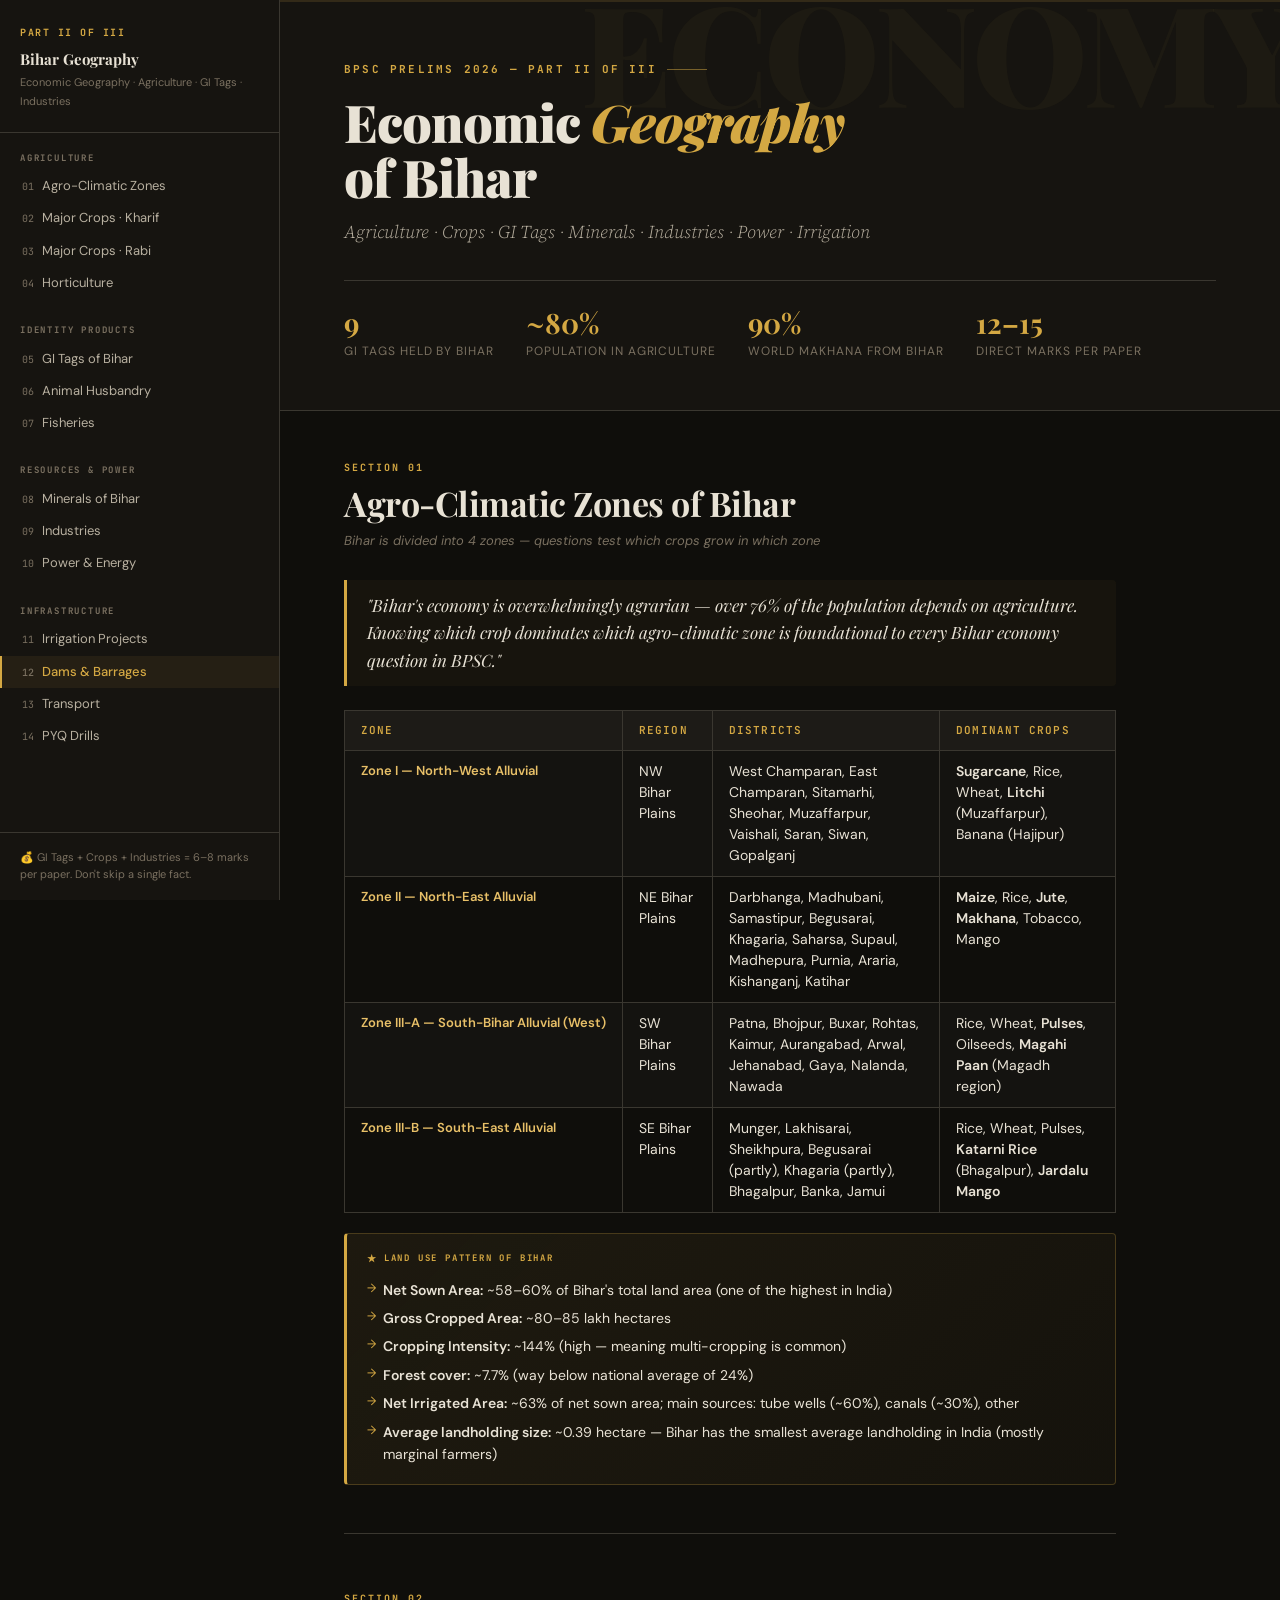
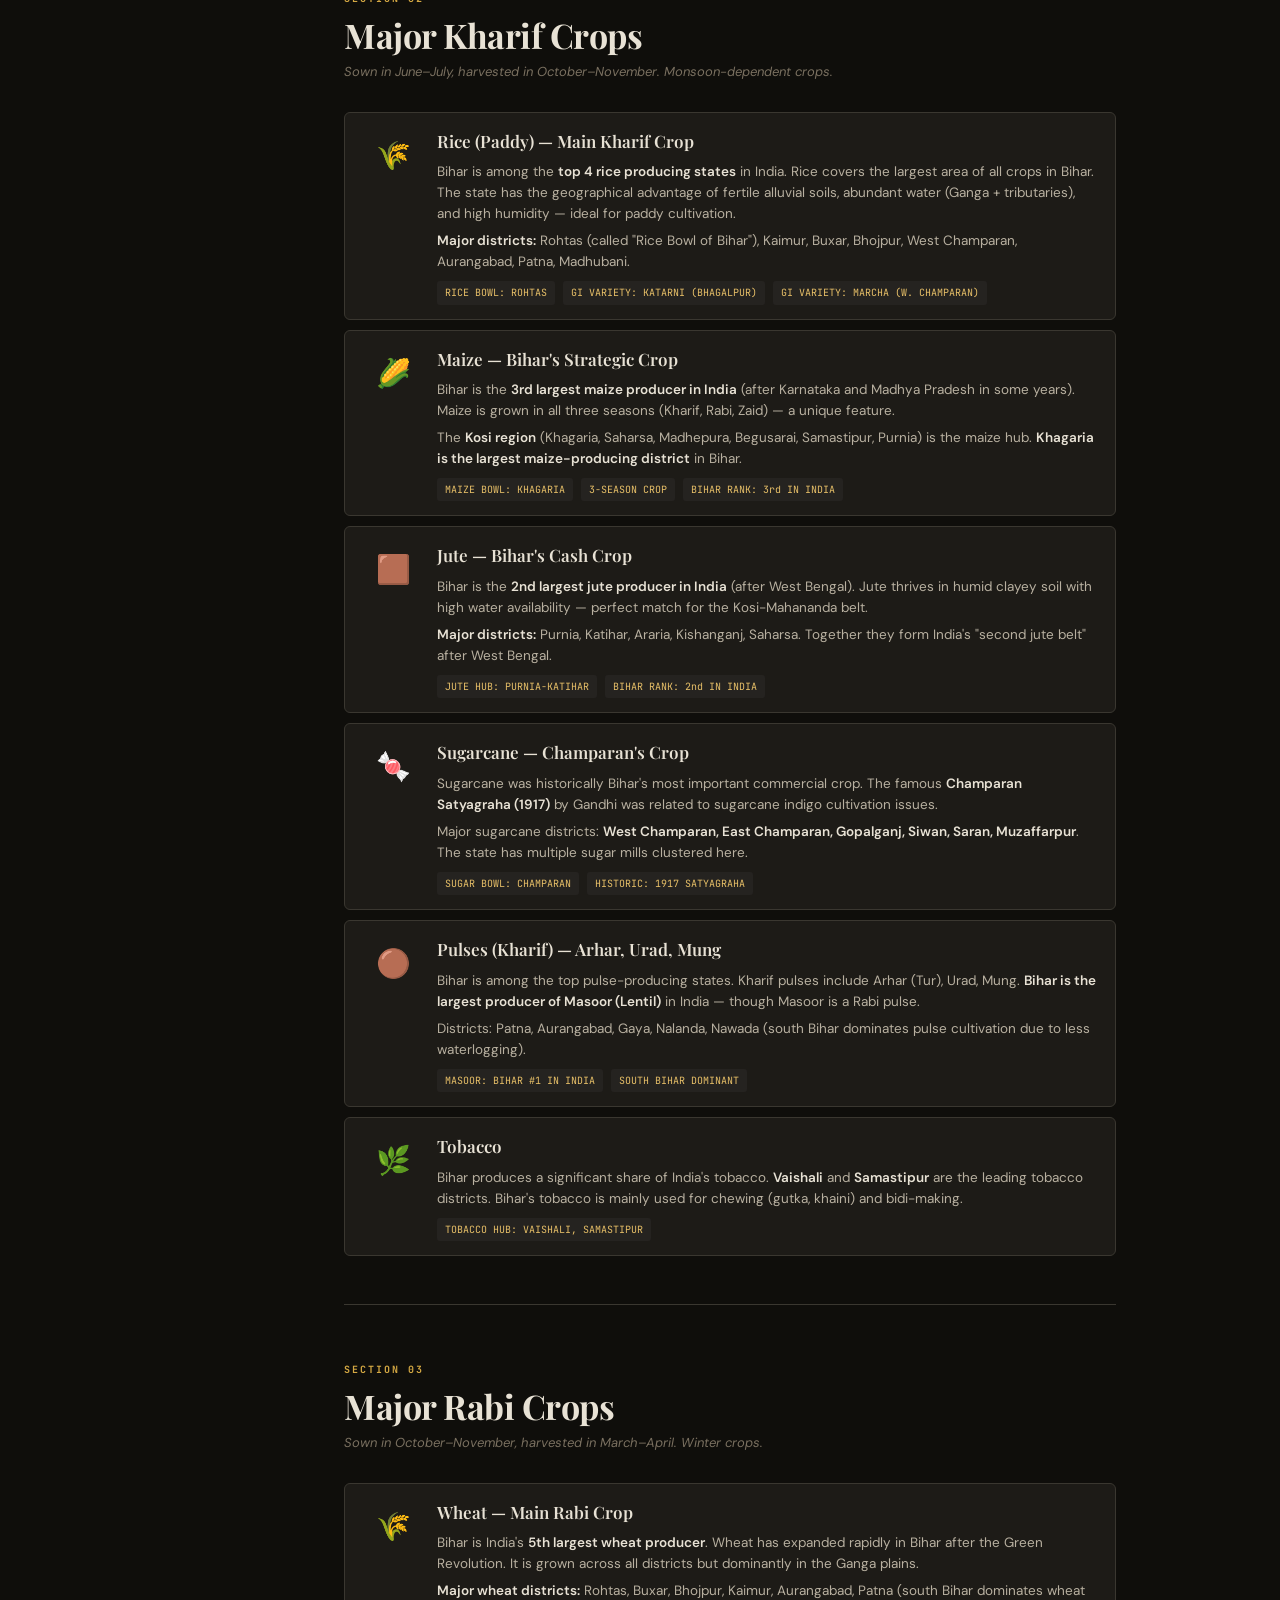
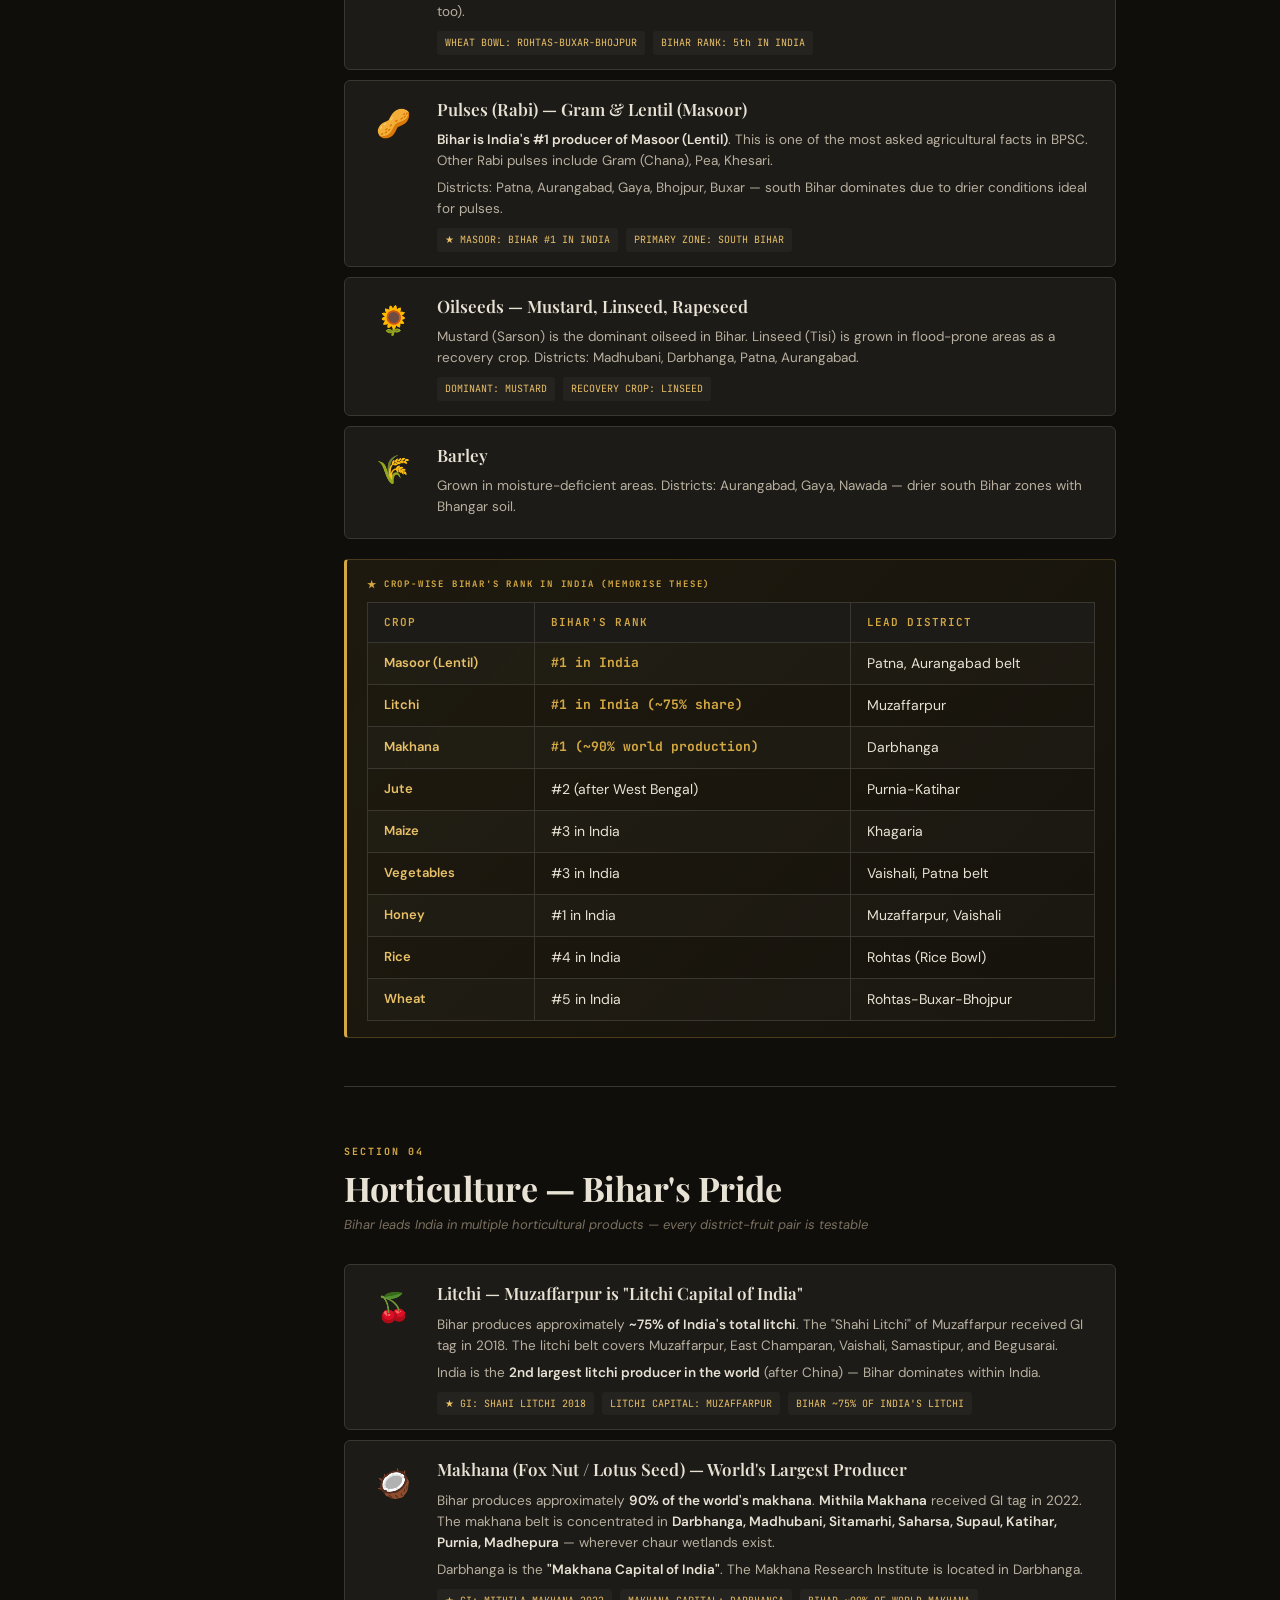
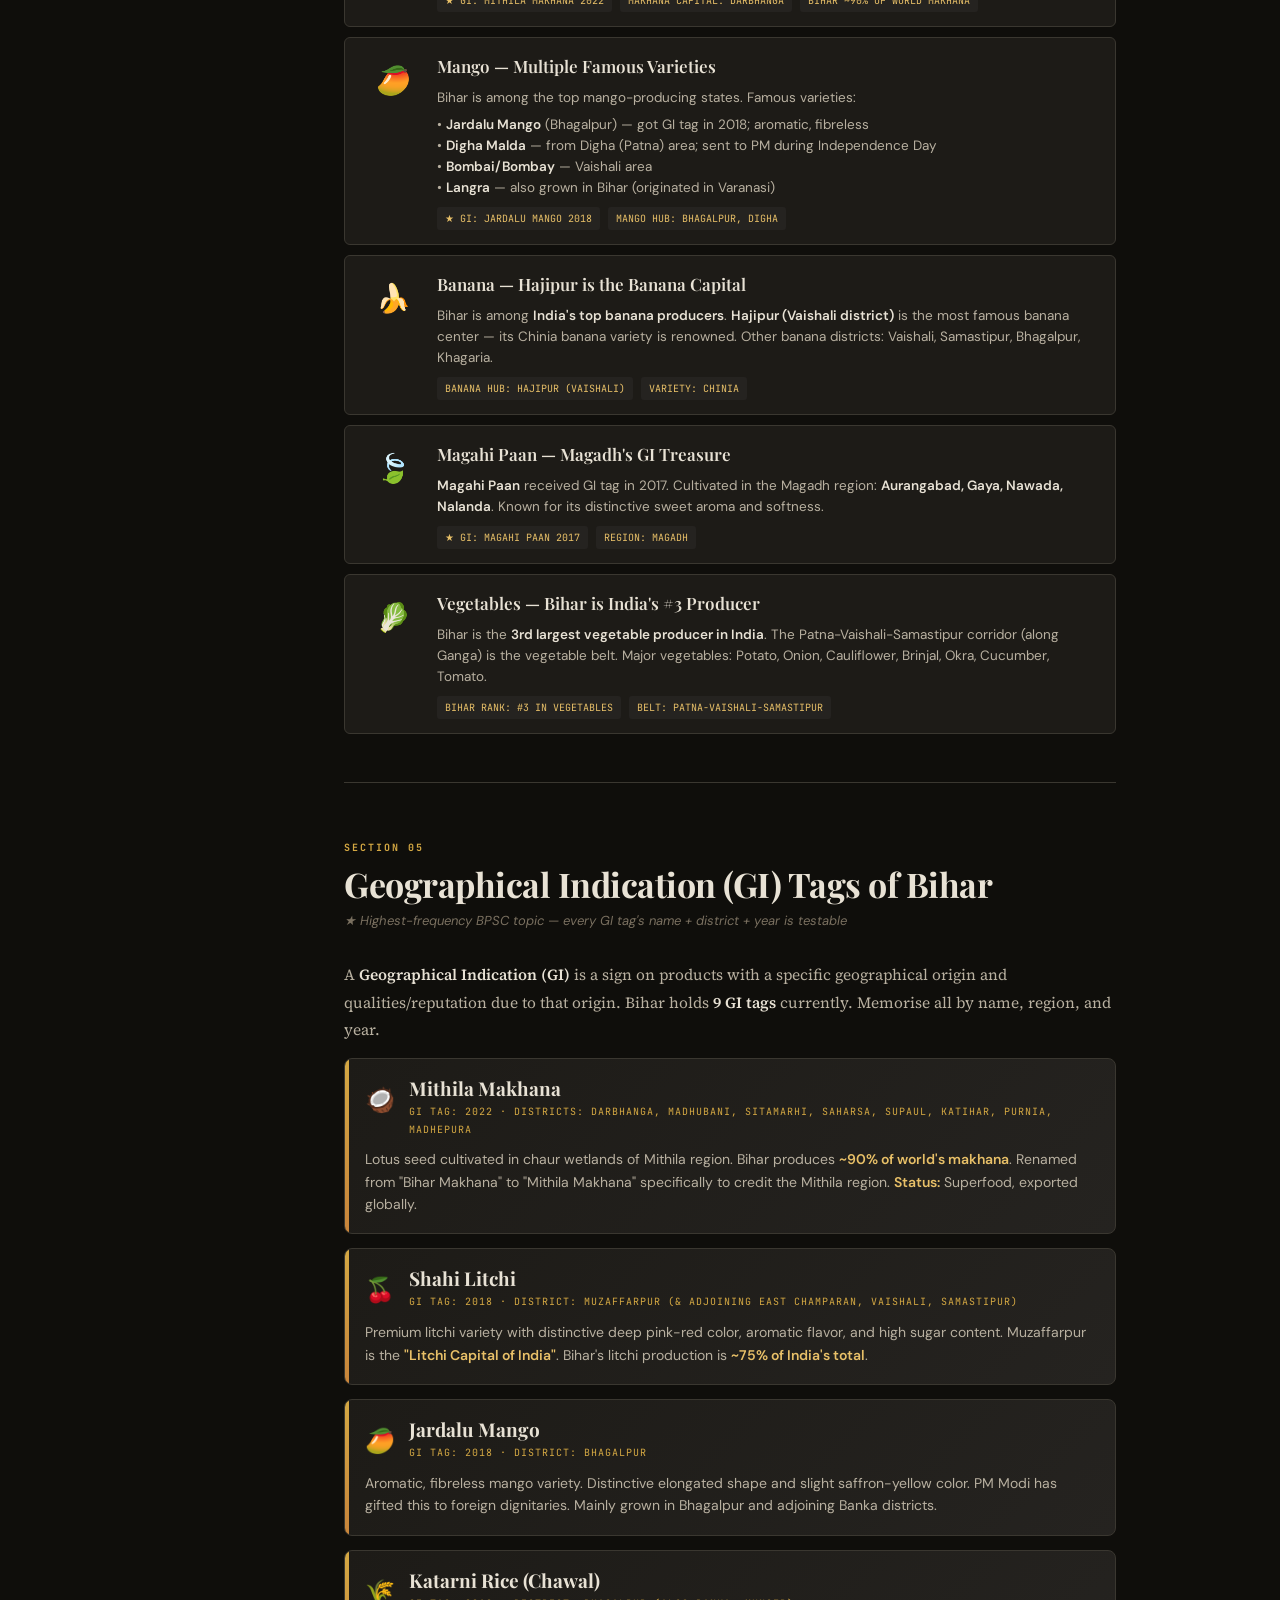
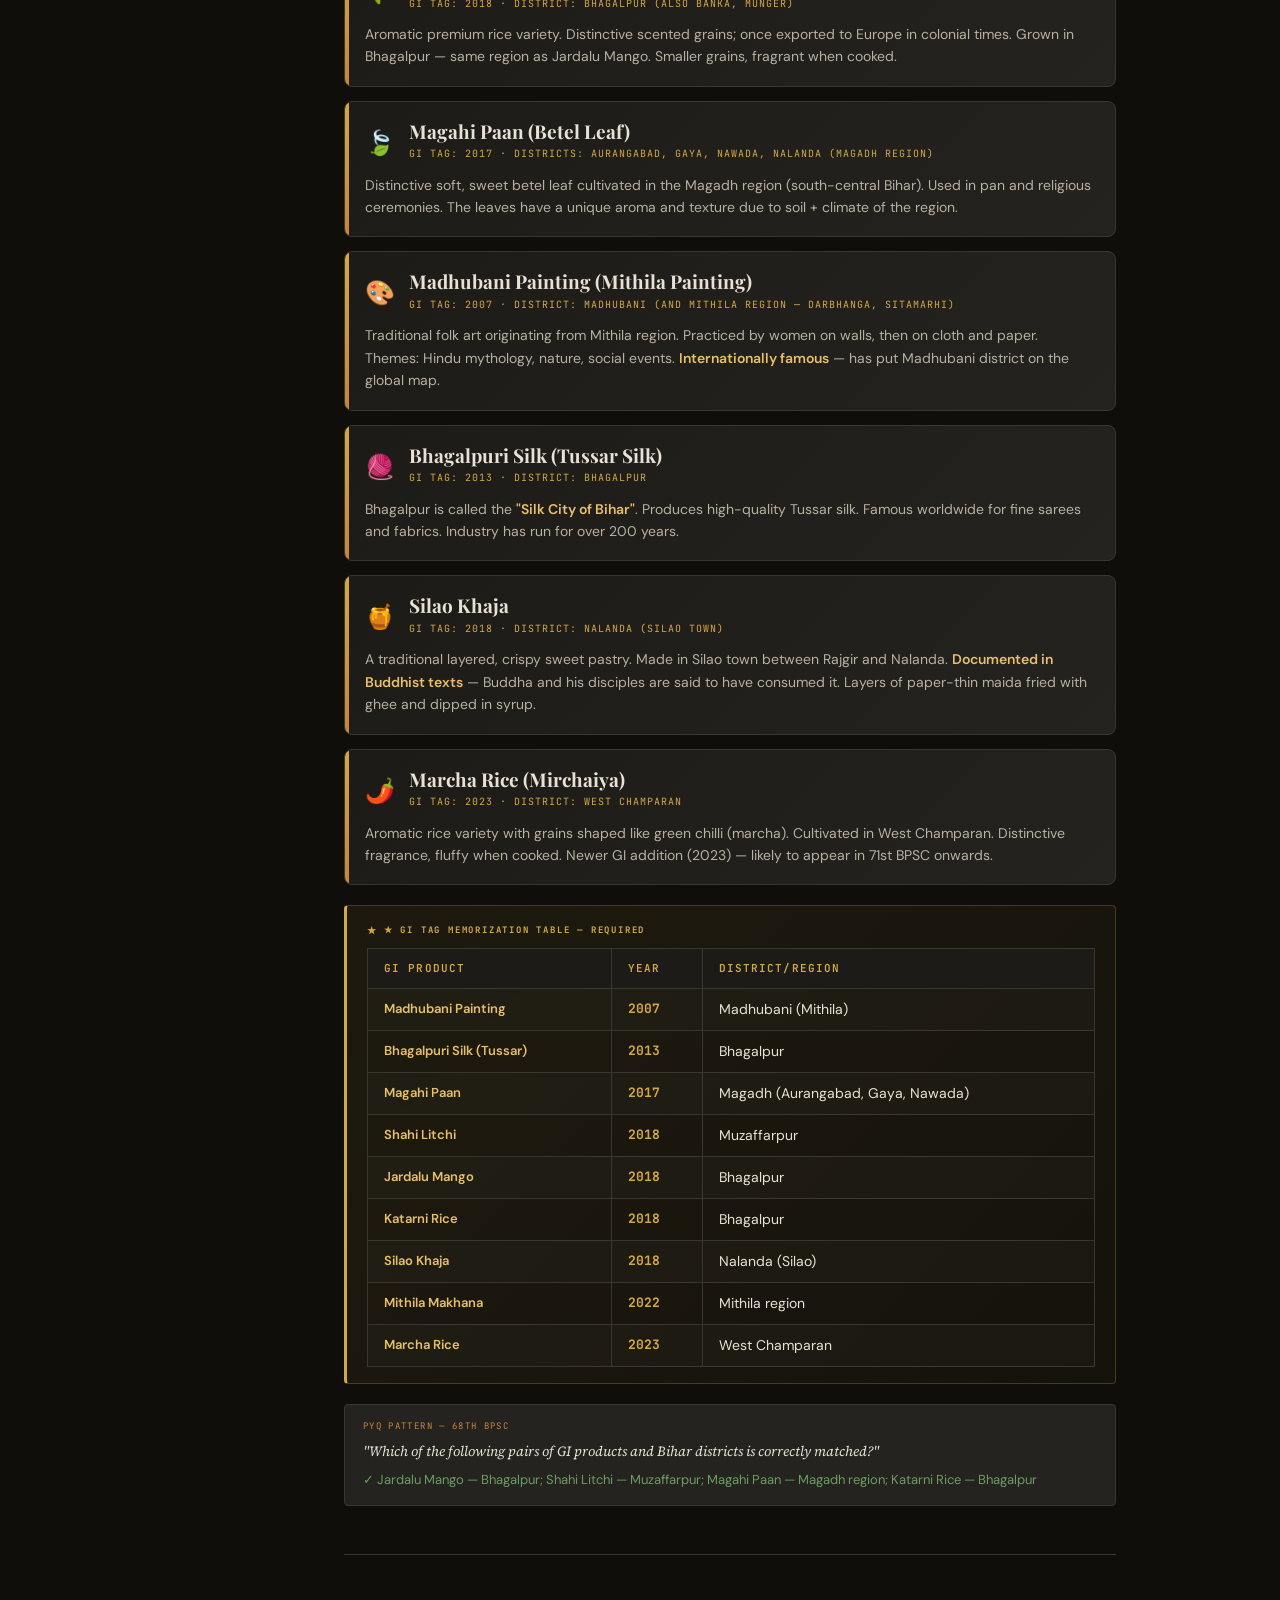
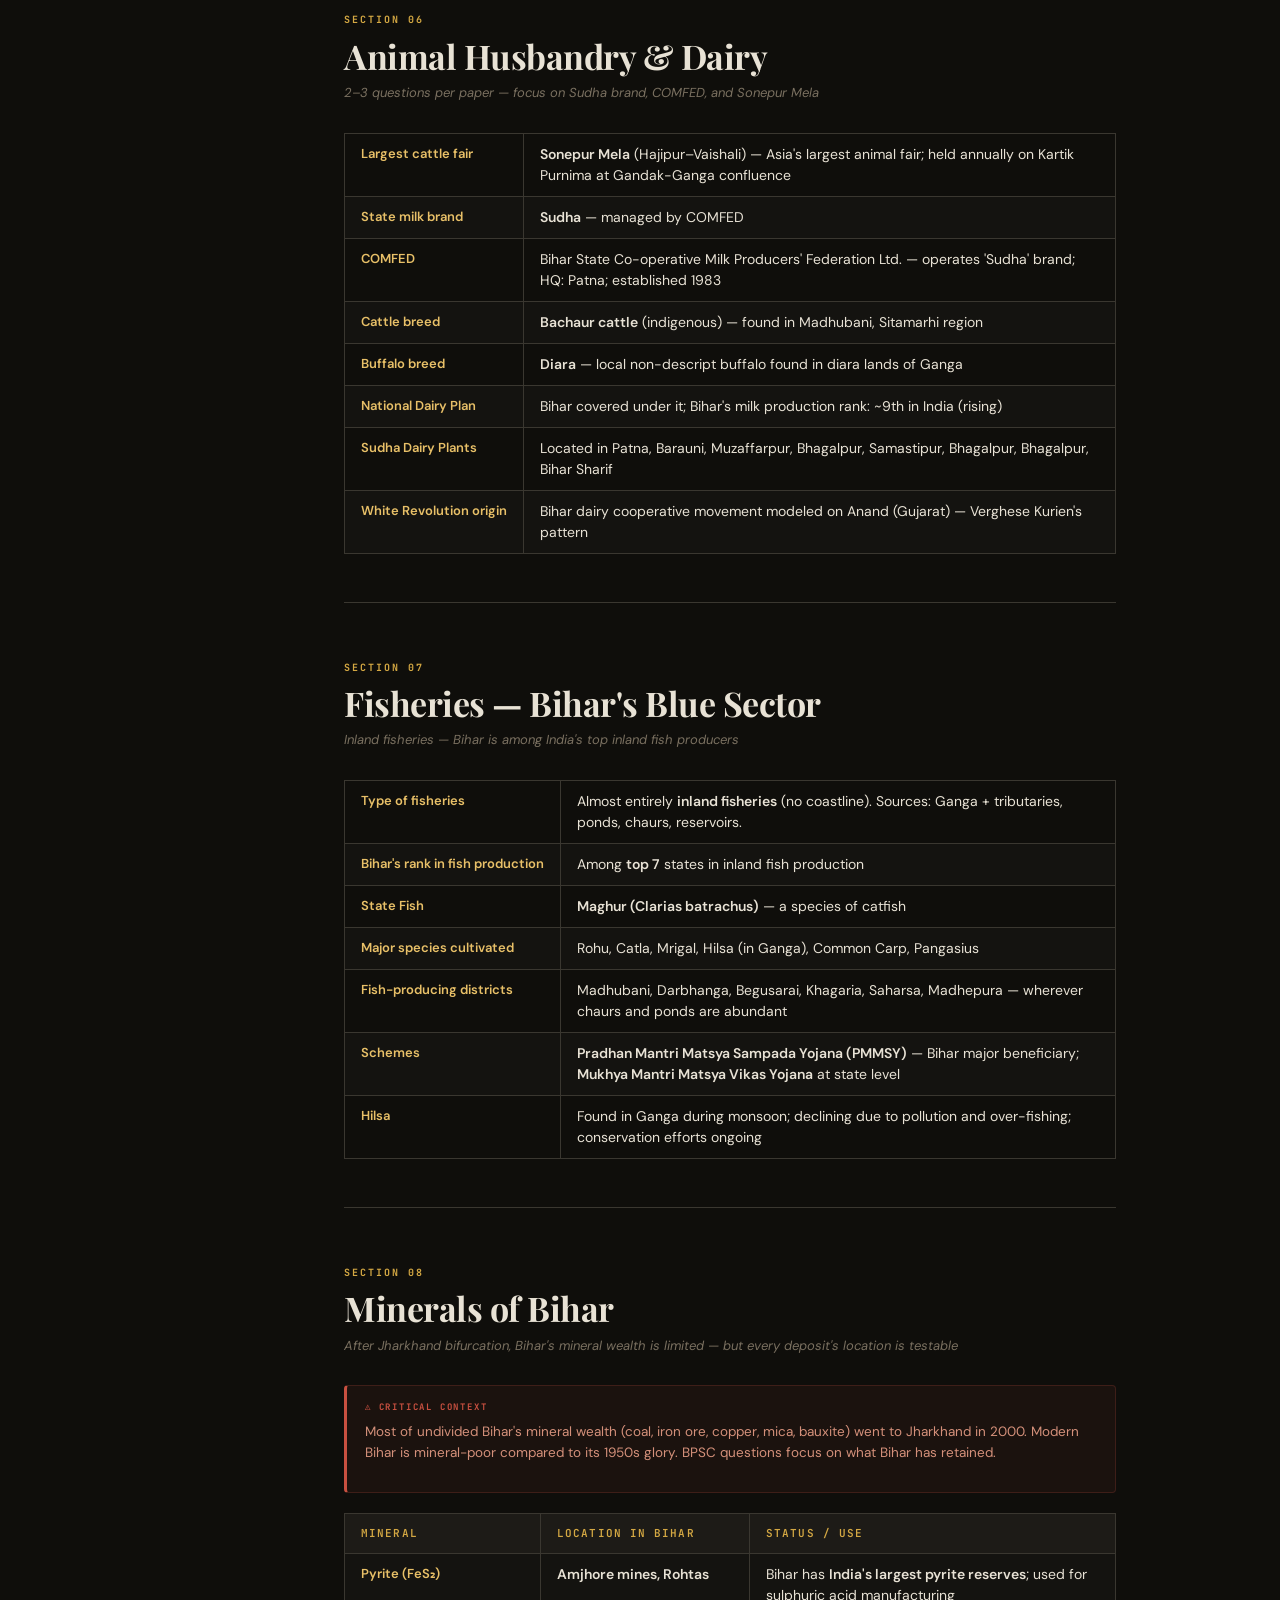
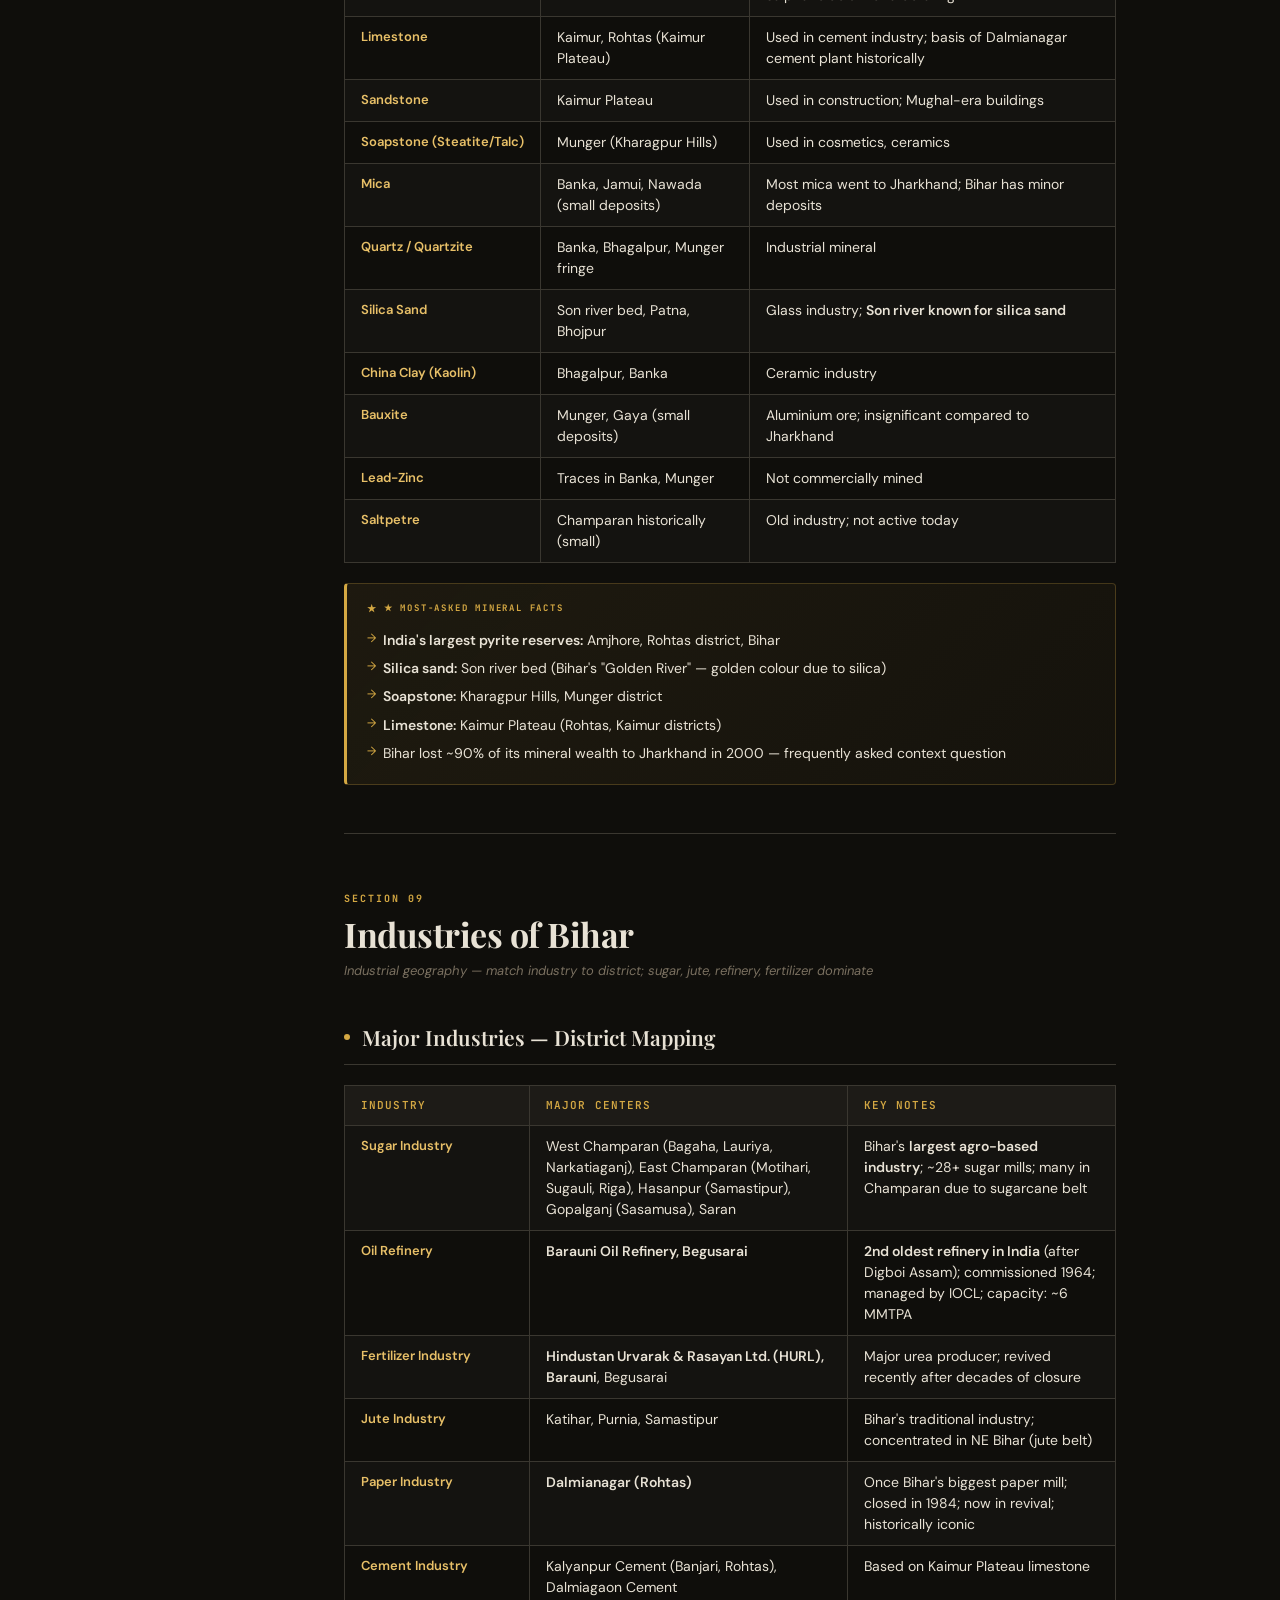
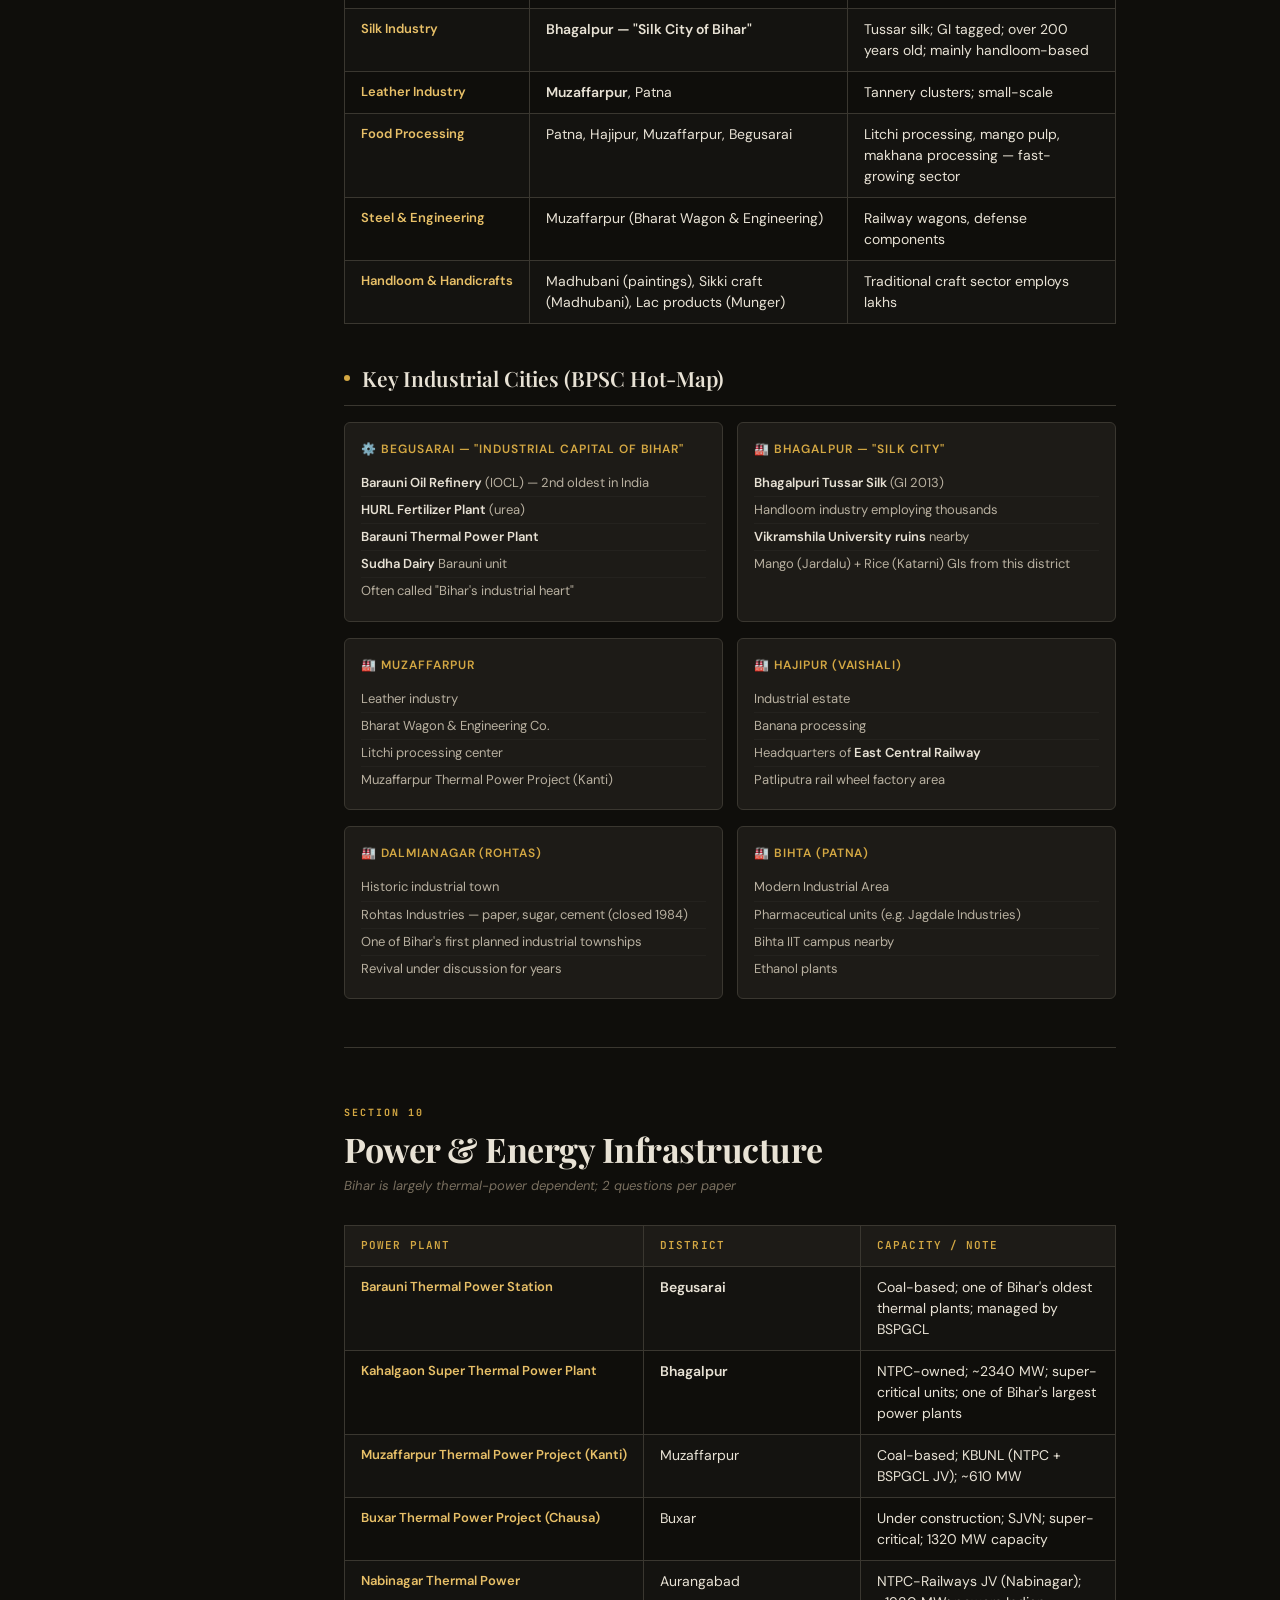
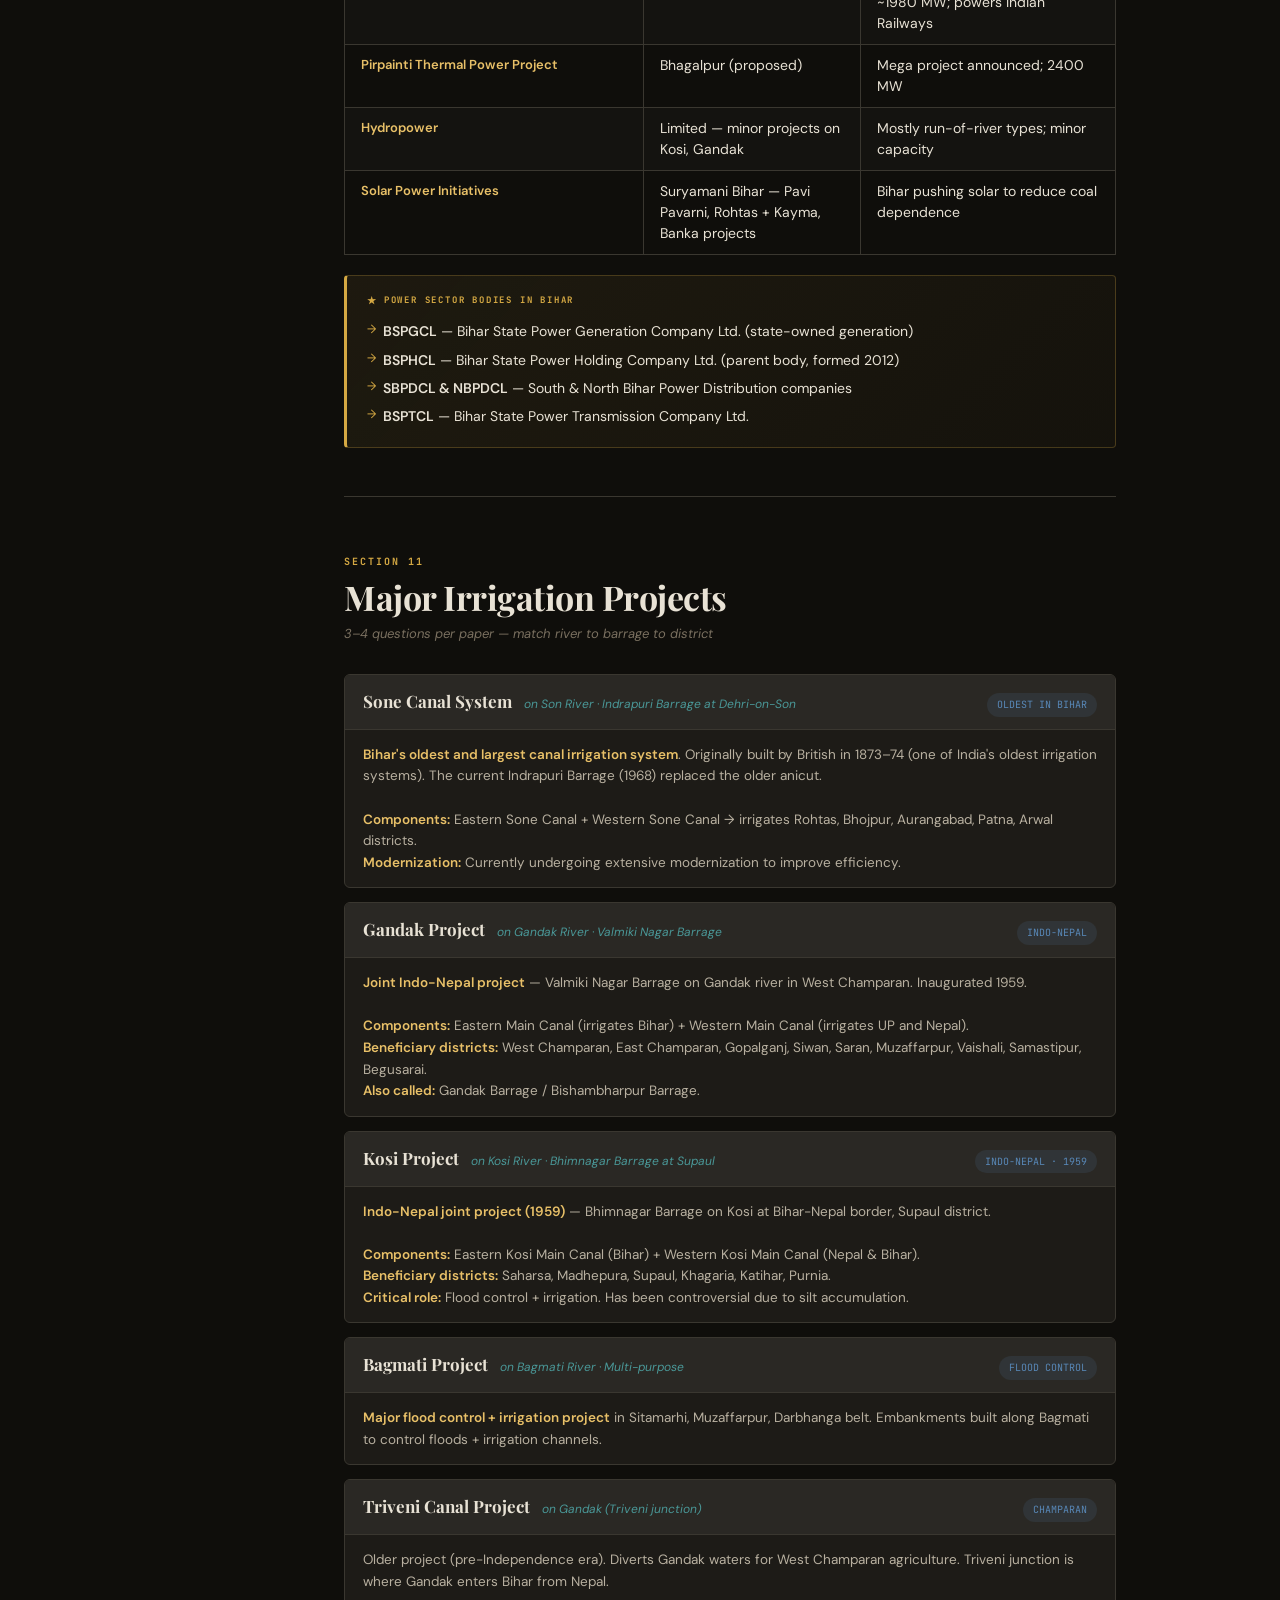
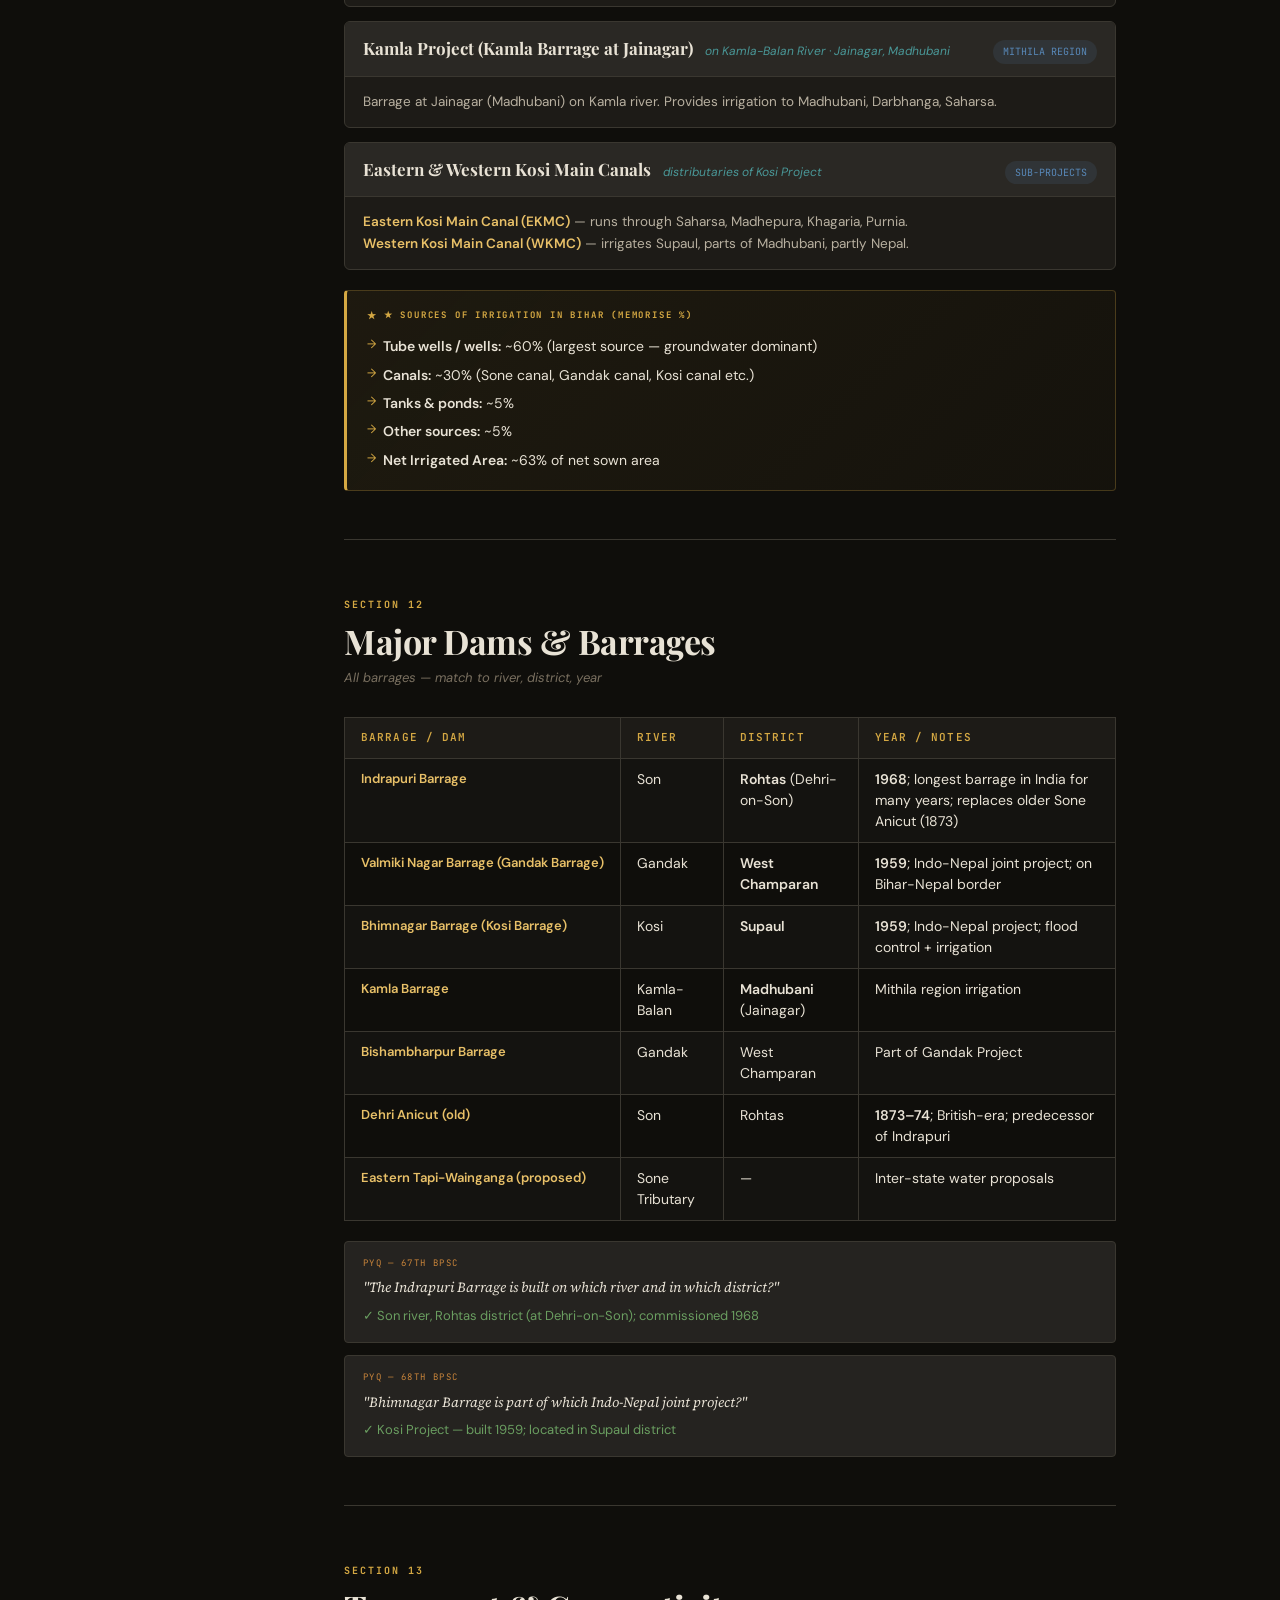
<file: pages/geography/core-2.html>
<!DOCTYPE html>
<html lang="en">
<head>
<meta charset="UTF-8">
<meta name="viewport" content="width=device-width, initial-scale=1.0">
<title>Bihar Geography — Part 2 | BPSC Prelims Master Guide</title>
<link href="https://fonts.googleapis.com/css2?family=Playfair+Display:ital,wght@0,400;0,600;0,700;0,900;1,400;1,700&family=Source+Serif+4:ital,opsz,wght@0,8..60,300;0,8..60,400;0,8..60,600;1,8..60,300;1,8..60,400&family=JetBrains+Mono:wght@400;500;700&family=DM+Sans:wght@300;400;500;600&display=swap" rel="stylesheet">
<style>
:root{--bg:#0f0e0b;--bg2:#161410;--bg3:#1d1b17;--bg4:#252320;--surface:#2a2824;--border:#3a3730;--text:#e8e2d5;--text2:#b8b0a0;--text3:#7a7060;--gold:#d4a843;--gold2:#e8c068;--amber:#c8843a;--red:#c85040;--green:#6a9e60;--blue:#5888b8;--teal:#4a9898;--purple:#9d7bb8;--sidebar-w:280px}
*{margin:0;padding:0;box-sizing:border-box}
body{background:var(--bg);color:var(--text);font-family:'Source Serif 4',Georgia,serif;font-size:16px;line-height:1.75;display:flex;min-height:100vh}
.sidebar{width:var(--sidebar-w);min-width:var(--sidebar-w);background:var(--bg2);border-right:1px solid var(--border);position:fixed;top:0;left:0;bottom:0;overflow-y:auto;z-index:100;display:flex;flex-direction:column}
.sidebar::-webkit-scrollbar{width:4px}.sidebar::-webkit-scrollbar-track{background:var(--bg2)}.sidebar::-webkit-scrollbar-thumb{background:var(--border);border-radius:2px}
.sidebar-header{padding:24px 20px 20px;border-bottom:1px solid var(--border);background:var(--bg2);position:sticky;top:0;z-index:10}
.sidebar-part-badge{font-family:'JetBrains Mono',monospace;font-size:10px;font-weight:700;letter-spacing:.15em;color:var(--gold);text-transform:uppercase;margin-bottom:8px;display:block}
.sidebar-title{font-family:'Playfair Display',serif;font-size:15px;font-weight:700;color:var(--text);line-height:1.3}
.sidebar-sub{font-family:'DM Sans',sans-serif;font-size:11px;color:var(--text3);margin-top:4px}
.nav-section{padding:6px 0}
.nav-section-label{font-family:'JetBrains Mono',monospace;font-size:9px;font-weight:700;letter-spacing:.2em;color:var(--text3);text-transform:uppercase;padding:12px 20px 4px}
.nav-item{display:block;padding:7px 20px;font-family:'DM Sans',sans-serif;font-size:13px;color:var(--text2);text-decoration:none;border-left:2px solid transparent;transition:all .15s ease;cursor:pointer;line-height:1.4}
.nav-item:hover{color:var(--gold);background:rgba(212,168,67,.05);border-left-color:rgba(212,168,67,.3)}
.nav-item.active{color:var(--gold);background:rgba(212,168,67,.08);border-left-color:var(--gold);font-weight:500}
.nav-item .nav-num{font-family:'JetBrains Mono',monospace;font-size:10px;color:var(--text3);margin-right:8px}
.sidebar-footer{margin-top:auto;padding:16px 20px;border-top:1px solid var(--border);font-family:'DM Sans',sans-serif;font-size:11px;color:var(--text3);line-height:1.6}
.main{margin-left:var(--sidebar-w);flex:1;min-width:0}
.hero{background:var(--bg2);border-bottom:1px solid var(--border);padding:60px 64px 48px;position:relative;overflow:hidden}
.hero::before{content:'ECONOMY';position:absolute;right:-20px;top:-20px;font-family:'Playfair Display',serif;font-size:140px;font-weight:900;color:rgba(212,168,67,.04);letter-spacing:-4px;pointer-events:none;line-height:1}
.hero-eyebrow{font-family:'JetBrains Mono',monospace;font-size:11px;font-weight:700;letter-spacing:.2em;color:var(--gold);text-transform:uppercase;margin-bottom:16px;display:flex;align-items:center;gap:10px}
.hero-eyebrow::after{content:'';display:block;width:40px;height:1px;background:var(--gold);opacity:.5}
.hero-title{font-family:'Playfair Display',serif;font-size:52px;font-weight:900;line-height:1.05;color:var(--text);margin-bottom:8px;letter-spacing:-1px}
.hero-title span{color:var(--gold);font-style:italic}
.hero-subtitle{font-family:'Source Serif 4',serif;font-size:18px;color:var(--text2);margin-top:12px;font-style:italic;font-weight:300}
.hero-stats{display:flex;gap:32px;margin-top:32px;padding-top:28px;border-top:1px solid var(--border);flex-wrap:wrap}
.hero-stat{display:flex;flex-direction:column;gap:4px}
.hero-stat-num{font-family:'Playfair Display',serif;font-size:28px;font-weight:700;color:var(--gold);line-height:1}
.hero-stat-label{font-family:'DM Sans',sans-serif;font-size:12px;color:var(--text3);text-transform:uppercase;letter-spacing:.08em}
.content{padding:0 64px 80px;max-width:900px}
.section{padding-top:56px;border-top:1px solid var(--border);margin-top:48px}
.section:first-child{border-top:none;margin-top:0;padding-top:48px}
.section-number{font-family:'JetBrains Mono',monospace;font-size:10px;font-weight:700;color:var(--gold);letter-spacing:.2em;text-transform:uppercase;margin-bottom:8px;display:block}
.section-title{font-family:'Playfair Display',serif;font-size:34px;font-weight:700;color:var(--text);line-height:1.15;margin-bottom:6px;letter-spacing:-.5px}
.section-desc{font-family:'DM Sans',sans-serif;font-size:13px;color:var(--text3);margin-bottom:28px;font-style:italic}
.subsection{margin-top:36px}
.subsection-title{font-family:'Playfair Display',serif;font-size:21px;font-weight:600;color:var(--text);margin-bottom:14px;padding-bottom:8px;border-bottom:1px solid var(--border);display:flex;align-items:center;gap:12px}
.subsection-title .bullet{width:6px;height:6px;background:var(--gold);border-radius:50%;flex-shrink:0}
.exam-box{background:linear-gradient(135deg,rgba(212,168,67,.08),rgba(212,168,67,.03));border:1px solid rgba(212,168,67,.25);border-left:3px solid var(--gold);border-radius:4px;padding:16px 20px;margin:20px 0}
.exam-box-label{font-family:'JetBrains Mono',monospace;font-size:9px;font-weight:700;color:var(--gold);letter-spacing:.2em;text-transform:uppercase;margin-bottom:8px;display:flex;align-items:center;gap:6px}
.exam-box-label::before{content:'★';font-size:10px}
.exam-box p,.exam-box li{font-family:'DM Sans',sans-serif;font-size:14px;color:var(--text);line-height:1.6}
.exam-box ul{list-style:none;padding:0}
.exam-box li{padding:3px 0 3px 16px;position:relative}
.exam-box li::before{content:'→';position:absolute;left:0;color:var(--gold);font-size:12px}
.warn-box{background:rgba(200,80,64,.07);border:1px solid rgba(200,80,64,.2);border-left:3px solid var(--red);border-radius:4px;padding:14px 18px;margin:16px 0}
.warn-box-label{font-family:'JetBrains Mono',monospace;font-size:9px;font-weight:700;color:var(--red);letter-spacing:.2em;text-transform:uppercase;margin-bottom:6px}
.warn-box p{font-family:'DM Sans',sans-serif;font-size:13.5px;color:#d4907a;line-height:1.55}
.fact-table{width:100%;border-collapse:collapse;margin:20px 0;font-family:'DM Sans',sans-serif}
.fact-table th{background:var(--bg3);color:var(--gold);font-size:11px;font-weight:600;letter-spacing:.1em;text-transform:uppercase;padding:10px 16px;text-align:left;border:1px solid var(--border);font-family:'JetBrains Mono',monospace}
.fact-table td{padding:10px 16px;font-size:14px;color:var(--text);border:1px solid var(--border);line-height:1.5;vertical-align:top}
.fact-table tr:nth-child(even) td{background:rgba(255,255,255,.02)}
.fact-table tr:hover td{background:rgba(212,168,67,.04)}
.fact-table td.key{color:var(--gold2);font-weight:600;font-size:13px;white-space:nowrap}
.fact-table td.hl{color:var(--gold);font-family:'JetBrains Mono',monospace;font-size:13px;font-weight:700}
.bpsc-q{background:var(--bg4);border:1px solid var(--border);border-radius:4px;padding:14px 18px;margin:12px 0}
.bpsc-q-label{font-family:'JetBrains Mono',monospace;font-size:9px;color:var(--amber);letter-spacing:.15em;text-transform:uppercase;margin-bottom:6px}
.bpsc-q-text{font-family:'Source Serif 4',serif;font-size:14px;color:var(--text);font-style:italic;line-height:1.55;margin-bottom:6px}
.bpsc-q-ans{font-family:'DM Sans',sans-serif;font-size:13px;color:var(--green)}
.bpsc-q-ans::before{content:'✓ '}
p{margin-bottom:14px;color:var(--text2);font-size:15.5px;line-height:1.8}
strong{color:var(--text);font-weight:600}
em{color:var(--gold2);font-style:normal;font-weight:600}
ul.cl{list-style:none;padding:0;margin:10px 0 16px}
ul.cl li{padding:6px 0 6px 22px;position:relative;font-family:'DM Sans',sans-serif;font-size:14.5px;color:var(--text2);line-height:1.5;border-bottom:1px solid rgba(255,255,255,.03)}
ul.cl li:last-child{border-bottom:none}
ul.cl li::before{content:'◆';position:absolute;left:0;color:var(--gold);font-size:8px;top:10px}
ul.cl li strong{color:var(--text)}
.divider{height:1px;background:var(--border);margin:28px 0}
.grid-2{display:grid;grid-template-columns:1fr 1fr;gap:14px;margin:16px 0}
.grid-3{display:grid;grid-template-columns:1fr 1fr 1fr;gap:14px;margin:16px 0}
.grid-card{background:var(--bg3);border:1px solid var(--border);border-radius:6px;padding:16px}
.grid-card-title{font-family:'DM Sans',sans-serif;font-size:12px;font-weight:600;color:var(--gold);text-transform:uppercase;letter-spacing:.08em;margin-bottom:10px}
.grid-card ul{list-style:none;padding:0}
.grid-card li{font-family:'DM Sans',sans-serif;font-size:13px;color:var(--text2);padding:4px 0;border-bottom:1px solid rgba(255,255,255,.03);line-height:1.4}
.grid-card li:last-child{border-bottom:none}
.grid-card li strong{color:var(--text)}
.highlight-row{display:flex;align-items:center;background:var(--bg3);border:1px solid rgba(212,168,67,.2);border-radius:4px;padding:12px 16px;gap:12px;margin:8px 0}
.highlight-row-icon{font-size:18px;flex-shrink:0}
.highlight-row-text{font-family:'DM Sans',sans-serif;font-size:14px;color:var(--text);line-height:1.5}
.highlight-row-text small{display:block;color:var(--text3);font-size:12px;margin-top:2px}
.memo{background:var(--bg4);border-radius:4px;padding:12px 16px;margin:10px 0;font-family:'JetBrains Mono',monospace;font-size:12.5px;color:var(--teal);line-height:1.7;border-left:2px solid var(--teal)}
.memo strong{color:var(--gold)}
.progress-bar{position:fixed;top:0;left:var(--sidebar-w);right:0;height:2px;background:rgba(212,168,67,.15);z-index:200}
.progress-fill{height:100%;background:var(--gold);width:0%;transition:width .1s linear}
.pull-quote{border-left:3px solid var(--gold);padding:12px 20px;margin:24px 0;background:rgba(212,168,67,.04);border-radius:0 4px 4px 0}
.pull-quote p{font-family:'Playfair Display',serif;font-size:17px;font-style:italic;color:var(--text);line-height:1.6;margin:0}

/* GI CARD - Special for Part 2 */
.gi-card{background:linear-gradient(135deg,var(--bg3),var(--bg4));border:1px solid var(--border);border-radius:8px;padding:18px 20px;margin:14px 0;position:relative;overflow:hidden}
.gi-card::before{content:'';position:absolute;top:0;left:0;width:4px;height:100%;background:linear-gradient(180deg,var(--gold),var(--amber))}
.gi-card-header{display:flex;align-items:flex-start;gap:14px;margin-bottom:10px}
.gi-card-icon{font-size:24px;flex-shrink:0;margin-top:2px}
.gi-card-name{font-family:'Playfair Display',serif;font-size:19px;font-weight:700;color:var(--text);line-height:1.2}
.gi-card-tag{font-family:'JetBrains Mono',monospace;font-size:10px;color:var(--gold);letter-spacing:.1em;text-transform:uppercase;margin-top:3px}
.gi-card-body{font-family:'DM Sans',sans-serif;font-size:14px;color:var(--text2);line-height:1.6}
.gi-card-body strong{color:var(--gold2)}

/* CROP CARD */
.crop-card{display:grid;grid-template-columns:60px 1fr;gap:14px;background:var(--bg3);border:1px solid var(--border);border-radius:6px;padding:14px 18px;margin:10px 0;align-items:start}
.crop-icon{font-size:28px;text-align:center;padding-top:4px}
.crop-content h4{font-family:'Playfair Display',serif;font-size:17px;font-weight:600;color:var(--text);margin-bottom:6px}
.crop-content p{font-family:'DM Sans',sans-serif;font-size:13.5px;color:var(--text2);line-height:1.55;margin-bottom:6px}
.crop-meta{display:flex;flex-wrap:wrap;gap:8px;margin-top:8px}
.crop-meta-item{font-family:'JetBrains Mono',monospace;font-size:10px;background:var(--bg4);color:var(--gold2);padding:3px 8px;border-radius:3px}

/* PROJECT CARD */
.project-card{background:var(--bg3);border:1px solid var(--border);border-radius:6px;margin:14px 0;overflow:hidden}
.project-card-header{background:var(--surface);padding:12px 18px;display:flex;align-items:baseline;gap:12px;border-bottom:1px solid var(--border)}
.project-name{font-family:'Playfair Display',serif;font-size:17px;font-weight:700;color:var(--text)}
.project-river{font-family:'DM Sans',sans-serif;font-size:12px;color:var(--teal);font-style:italic}
.project-tag{margin-left:auto;font-family:'JetBrains Mono',monospace;font-size:10px;color:var(--blue);background:rgba(88,136,184,.12);padding:3px 10px;border-radius:20px}
.project-body{padding:14px 18px;font-family:'DM Sans',sans-serif;font-size:13.5px;color:var(--text2);line-height:1.6}
.project-body strong{color:var(--gold2)}

@media(max-width:900px){.sidebar{display:none}.main{margin-left:0}.hero{padding:32px 24px}.content{padding:0 24px 60px}.grid-2,.grid-3{grid-template-columns:1fr}.hero-stats{gap:20px}.hero-title{font-size:36px}.crop-card{grid-template-columns:1fr}}
</style>
</head>
<body>
<div class="progress-bar"><div class="progress-fill" id="pf"></div></div>

<nav class="sidebar">
  <div class="sidebar-header">
    <span class="sidebar-part-badge">Part II of III</span>
    <div class="sidebar-title">Bihar Geography</div>
    <div class="sidebar-sub">Economic Geography · Agriculture · GI Tags · Industries</div>
  </div>
  <div class="nav-section">
    <div class="nav-section-label">Agriculture</div>
    <a class="nav-item" href="#s1"><span class="nav-num">01</span>Agro-Climatic Zones</a>
    <a class="nav-item" href="#s2"><span class="nav-num">02</span>Major Crops · Kharif</a>
    <a class="nav-item" href="#s3"><span class="nav-num">03</span>Major Crops · Rabi</a>
    <a class="nav-item" href="#s4"><span class="nav-num">04</span>Horticulture</a>
  </div>
  <div class="nav-section">
    <div class="nav-section-label">Identity Products</div>
    <a class="nav-item" href="#s5"><span class="nav-num">05</span>GI Tags of Bihar</a>
    <a class="nav-item" href="#s6"><span class="nav-num">06</span>Animal Husbandry</a>
    <a class="nav-item" href="#s7"><span class="nav-num">07</span>Fisheries</a>
  </div>
  <div class="nav-section">
    <div class="nav-section-label">Resources & Power</div>
    <a class="nav-item" href="#s8"><span class="nav-num">08</span>Minerals of Bihar</a>
    <a class="nav-item" href="#s9"><span class="nav-num">09</span>Industries</a>
    <a class="nav-item" href="#s10"><span class="nav-num">10</span>Power & Energy</a>
  </div>
  <div class="nav-section">
    <div class="nav-section-label">Infrastructure</div>
    <a class="nav-item" href="#s11"><span class="nav-num">11</span>Irrigation Projects</a>
    <a class="nav-item" href="#s12"><span class="nav-num">12</span>Dams & Barrages</a>
    <a class="nav-item" href="#s13"><span class="nav-num">13</span>Transport</a>
    <a class="nav-item" href="#s14"><span class="nav-num">14</span>PYQ Drills</a>
  </div>
  <div class="sidebar-footer">💰 GI Tags + Crops + Industries = 6–8 marks per paper. Don't skip a single fact.</div>
</nav>

<main class="main">
<div class="hero">
  <div class="hero-eyebrow">BPSC Prelims 2026 — Part II of III</div>
  <h1 class="hero-title">Economic <span>Geography</span><br>of Bihar</h1>
  <div class="hero-subtitle">Agriculture · Crops · GI Tags · Minerals · Industries · Power · Irrigation</div>
  <div class="hero-stats">
    <div class="hero-stat"><div class="hero-stat-num">9</div><div class="hero-stat-label">GI Tags Held by Bihar</div></div>
    <div class="hero-stat"><div class="hero-stat-num">~80%</div><div class="hero-stat-label">Population in Agriculture</div></div>
    <div class="hero-stat"><div class="hero-stat-num">90%</div><div class="hero-stat-label">World Makhana from Bihar</div></div>
    <div class="hero-stat"><div class="hero-stat-num">12–15</div><div class="hero-stat-label">Direct Marks Per Paper</div></div>
  </div>
</div>

<div class="content">

<!-- S1: AGRO-CLIMATIC ZONES -->
<section class="section" id="s1">
<span class="section-number">Section 01</span>
<h2 class="section-title">Agro-Climatic Zones of Bihar</h2>
<div class="section-desc">Bihar is divided into 4 zones — questions test which crops grow in which zone</div>

<div class="pull-quote"><p>"Bihar's economy is overwhelmingly agrarian — over 76% of the population depends on agriculture. Knowing which crop dominates which agro-climatic zone is foundational to every Bihar economy question in BPSC."</p></div>

<table class="fact-table">
<tr><th>Zone</th><th>Region</th><th>Districts</th><th>Dominant Crops</th></tr>
<tr><td class="key">Zone I — North-West Alluvial</td><td>NW Bihar Plains</td><td>West Champaran, East Champaran, Sitamarhi, Sheohar, Muzaffarpur, Vaishali, Saran, Siwan, Gopalganj</td><td><strong>Sugarcane</strong>, Rice, Wheat, <strong>Litchi</strong> (Muzaffarpur), Banana (Hajipur)</td></tr>
<tr><td class="key">Zone II — North-East Alluvial</td><td>NE Bihar Plains</td><td>Darbhanga, Madhubani, Samastipur, Begusarai, Khagaria, Saharsa, Supaul, Madhepura, Purnia, Araria, Kishanganj, Katihar</td><td><strong>Maize</strong>, Rice, <strong>Jute</strong>, <strong>Makhana</strong>, Tobacco, Mango</td></tr>
<tr><td class="key">Zone III-A — South-Bihar Alluvial (West)</td><td>SW Bihar Plains</td><td>Patna, Bhojpur, Buxar, Rohtas, Kaimur, Aurangabad, Arwal, Jehanabad, Gaya, Nalanda, Nawada</td><td>Rice, Wheat, <strong>Pulses</strong>, Oilseeds, <strong>Magahi Paan</strong> (Magadh region)</td></tr>
<tr><td class="key">Zone III-B — South-East Alluvial</td><td>SE Bihar Plains</td><td>Munger, Lakhisarai, Sheikhpura, Begusarai (partly), Khagaria (partly), Bhagalpur, Banka, Jamui</td><td>Rice, Wheat, Pulses, <strong>Katarni Rice</strong> (Bhagalpur), <strong>Jardalu Mango</strong></td></tr>
</table>

<div class="exam-box">
<div class="exam-box-label">Land Use Pattern of Bihar</div>
<ul>
<li><strong>Net Sown Area:</strong> ~58–60% of Bihar's total land area (one of the highest in India)</li>
<li><strong>Gross Cropped Area:</strong> ~80–85 lakh hectares</li>
<li><strong>Cropping Intensity:</strong> ~144% (high — meaning multi-cropping is common)</li>
<li><strong>Forest cover:</strong> ~7.7% (way below national average of 24%)</li>
<li><strong>Net Irrigated Area:</strong> ~63% of net sown area; main sources: tube wells (~60%), canals (~30%), other</li>
<li><strong>Average landholding size:</strong> ~0.39 hectare — Bihar has the smallest average landholding in India (mostly marginal farmers)</li>
</ul>
</div>
</section>

<!-- S2: KHARIF CROPS -->
<section class="section" id="s2">
<span class="section-number">Section 02</span>
<h2 class="section-title">Major Kharif Crops</h2>
<div class="section-desc">Sown in June–July, harvested in October–November. Monsoon-dependent crops.</div>

<div class="crop-card">
<div class="crop-icon">🌾</div>
<div class="crop-content">
<h4>Rice (Paddy) — Main Kharif Crop</h4>
<p>Bihar is among the <strong>top 4 rice producing states</strong> in India. Rice covers the largest area of all crops in Bihar. The state has the geographical advantage of fertile alluvial soils, abundant water (Ganga + tributaries), and high humidity — ideal for paddy cultivation.</p>
<p><strong>Major districts:</strong> Rohtas (called "Rice Bowl of Bihar"), Kaimur, Buxar, Bhojpur, West Champaran, Aurangabad, Patna, Madhubani.</p>
<div class="crop-meta">
<span class="crop-meta-item">RICE BOWL: ROHTAS</span>
<span class="crop-meta-item">GI VARIETY: KATARNI (BHAGALPUR)</span>
<span class="crop-meta-item">GI VARIETY: MARCHA (W. CHAMPARAN)</span>
</div>
</div>
</div>

<div class="crop-card">
<div class="crop-icon">🌽</div>
<div class="crop-content">
<h4>Maize — Bihar's Strategic Crop</h4>
<p>Bihar is the <strong>3rd largest maize producer in India</strong> (after Karnataka and Madhya Pradesh in some years). Maize is grown in all three seasons (Kharif, Rabi, Zaid) — a unique feature.</p>
<p>The <strong>Kosi region</strong> (Khagaria, Saharsa, Madhepura, Begusarai, Samastipur, Purnia) is the maize hub. <strong>Khagaria is the largest maize-producing district</strong> in Bihar.</p>
<div class="crop-meta">
<span class="crop-meta-item">MAIZE BOWL: KHAGARIA</span>
<span class="crop-meta-item">3-SEASON CROP</span>
<span class="crop-meta-item">BIHAR RANK: 3rd IN INDIA</span>
</div>
</div>
</div>

<div class="crop-card">
<div class="crop-icon">🟫</div>
<div class="crop-content">
<h4>Jute — Bihar's Cash Crop</h4>
<p>Bihar is the <strong>2nd largest jute producer in India</strong> (after West Bengal). Jute thrives in humid clayey soil with high water availability — perfect match for the Kosi-Mahananda belt.</p>
<p><strong>Major districts:</strong> Purnia, Katihar, Araria, Kishanganj, Saharsa. Together they form India's "second jute belt" after West Bengal.</p>
<div class="crop-meta">
<span class="crop-meta-item">JUTE HUB: PURNIA-KATIHAR</span>
<span class="crop-meta-item">BIHAR RANK: 2nd IN INDIA</span>
</div>
</div>
</div>

<div class="crop-card">
<div class="crop-icon">🍬</div>
<div class="crop-content">
<h4>Sugarcane — Champaran's Crop</h4>
<p>Sugarcane was historically Bihar's most important commercial crop. The famous <strong>Champaran Satyagraha (1917)</strong> by Gandhi was related to sugarcane indigo cultivation issues.</p>
<p>Major sugarcane districts: <strong>West Champaran, East Champaran, Gopalganj, Siwan, Saran, Muzaffarpur</strong>. The state has multiple sugar mills clustered here.</p>
<div class="crop-meta">
<span class="crop-meta-item">SUGAR BOWL: CHAMPARAN</span>
<span class="crop-meta-item">HISTORIC: 1917 SATYAGRAHA</span>
</div>
</div>
</div>

<div class="crop-card">
<div class="crop-icon">🟤</div>
<div class="crop-content">
<h4>Pulses (Kharif) — Arhar, Urad, Mung</h4>
<p>Bihar is among the top pulse-producing states. Kharif pulses include Arhar (Tur), Urad, Mung. <strong>Bihar is the largest producer of Masoor (Lentil)</strong> in India — though Masoor is a Rabi pulse.</p>
<p>Districts: Patna, Aurangabad, Gaya, Nalanda, Nawada (south Bihar dominates pulse cultivation due to less waterlogging).</p>
<div class="crop-meta">
<span class="crop-meta-item">MASOOR: BIHAR #1 IN INDIA</span>
<span class="crop-meta-item">SOUTH BIHAR DOMINANT</span>
</div>
</div>
</div>

<div class="crop-card">
<div class="crop-icon">🌿</div>
<div class="crop-content">
<h4>Tobacco</h4>
<p>Bihar produces a significant share of India's tobacco. <strong>Vaishali</strong> and <strong>Samastipur</strong> are the leading tobacco districts. Bihar's tobacco is mainly used for chewing (gutka, khaini) and bidi-making.</p>
<div class="crop-meta">
<span class="crop-meta-item">TOBACCO HUB: VAISHALI, SAMASTIPUR</span>
</div>
</div>
</div>
</section>

<!-- S3: RABI CROPS -->
<section class="section" id="s3">
<span class="section-number">Section 03</span>
<h2 class="section-title">Major Rabi Crops</h2>
<div class="section-desc">Sown in October–November, harvested in March–April. Winter crops.</div>

<div class="crop-card">
<div class="crop-icon">🌾</div>
<div class="crop-content">
<h4>Wheat — Main Rabi Crop</h4>
<p>Bihar is India's <strong>5th largest wheat producer</strong>. Wheat has expanded rapidly in Bihar after the Green Revolution. It is grown across all districts but dominantly in the Ganga plains.</p>
<p><strong>Major wheat districts:</strong> Rohtas, Buxar, Bhojpur, Kaimur, Aurangabad, Patna (south Bihar dominates wheat too).</p>
<div class="crop-meta">
<span class="crop-meta-item">WHEAT BOWL: ROHTAS-BUXAR-BHOJPUR</span>
<span class="crop-meta-item">BIHAR RANK: 5th IN INDIA</span>
</div>
</div>
</div>

<div class="crop-card">
<div class="crop-icon">🥜</div>
<div class="crop-content">
<h4>Pulses (Rabi) — Gram & Lentil (Masoor)</h4>
<p><strong>Bihar is India's #1 producer of Masoor (Lentil)</strong>. This is one of the most asked agricultural facts in BPSC. Other Rabi pulses include Gram (Chana), Pea, Khesari.</p>
<p>Districts: Patna, Aurangabad, Gaya, Bhojpur, Buxar — south Bihar dominates due to drier conditions ideal for pulses.</p>
<div class="crop-meta">
<span class="crop-meta-item">★ MASOOR: BIHAR #1 IN INDIA</span>
<span class="crop-meta-item">PRIMARY ZONE: SOUTH BIHAR</span>
</div>
</div>
</div>

<div class="crop-card">
<div class="crop-icon">🌻</div>
<div class="crop-content">
<h4>Oilseeds — Mustard, Linseed, Rapeseed</h4>
<p>Mustard (Sarson) is the dominant oilseed in Bihar. Linseed (Tisi) is grown in flood-prone areas as a recovery crop. Districts: Madhubani, Darbhanga, Patna, Aurangabad.</p>
<div class="crop-meta">
<span class="crop-meta-item">DOMINANT: MUSTARD</span>
<span class="crop-meta-item">RECOVERY CROP: LINSEED</span>
</div>
</div>
</div>

<div class="crop-card">
<div class="crop-icon">🌾</div>
<div class="crop-content">
<h4>Barley</h4>
<p>Grown in moisture-deficient areas. Districts: Aurangabad, Gaya, Nawada — drier south Bihar zones with Bhangar soil.</p>
</div>
</div>

<div class="exam-box">
<div class="exam-box-label">Crop-Wise Bihar's Rank in India (Memorise These)</div>
<table class="fact-table" style="margin:8px 0 0;">
<tr><th>Crop</th><th>Bihar's Rank</th><th>Lead District</th></tr>
<tr><td class="key">Masoor (Lentil)</td><td class="hl">#1 in India</td><td>Patna, Aurangabad belt</td></tr>
<tr><td class="key">Litchi</td><td class="hl">#1 in India (~75% share)</td><td>Muzaffarpur</td></tr>
<tr><td class="key">Makhana</td><td class="hl">#1 (~90% world production)</td><td>Darbhanga</td></tr>
<tr><td class="key">Jute</td><td>#2 (after West Bengal)</td><td>Purnia-Katihar</td></tr>
<tr><td class="key">Maize</td><td>#3 in India</td><td>Khagaria</td></tr>
<tr><td class="key">Vegetables</td><td>#3 in India</td><td>Vaishali, Patna belt</td></tr>
<tr><td class="key">Honey</td><td>#1 in India</td><td>Muzaffarpur, Vaishali</td></tr>
<tr><td class="key">Rice</td><td>#4 in India</td><td>Rohtas (Rice Bowl)</td></tr>
<tr><td class="key">Wheat</td><td>#5 in India</td><td>Rohtas-Buxar-Bhojpur</td></tr>
</table>
</div>
</section>

<!-- S4: HORTICULTURE -->
<section class="section" id="s4">
<span class="section-number">Section 04</span>
<h2 class="section-title">Horticulture — Bihar's Pride</h2>
<div class="section-desc">Bihar leads India in multiple horticultural products — every district-fruit pair is testable</div>

<div class="crop-card">
<div class="crop-icon">🍒</div>
<div class="crop-content">
<h4>Litchi — Muzaffarpur is "Litchi Capital of India"</h4>
<p>Bihar produces approximately <strong>~75% of India's total litchi</strong>. The "Shahi Litchi" of Muzaffarpur received GI tag in 2018. The litchi belt covers Muzaffarpur, East Champaran, Vaishali, Samastipur, and Begusarai.</p>
<p>India is the <strong>2nd largest litchi producer in the world</strong> (after China) — Bihar dominates within India.</p>
<div class="crop-meta">
<span class="crop-meta-item">★ GI: SHAHI LITCHI 2018</span>
<span class="crop-meta-item">LITCHI CAPITAL: MUZAFFARPUR</span>
<span class="crop-meta-item">BIHAR ~75% OF INDIA'S LITCHI</span>
</div>
</div>
</div>

<div class="crop-card">
<div class="crop-icon">🥥</div>
<div class="crop-content">
<h4>Makhana (Fox Nut / Lotus Seed) — World's Largest Producer</h4>
<p>Bihar produces approximately <strong>90% of the world's makhana</strong>. <strong>Mithila Makhana</strong> received GI tag in 2022. The makhana belt is concentrated in <strong>Darbhanga, Madhubani, Sitamarhi, Saharsa, Supaul, Katihar, Purnia, Madhepura</strong> — wherever chaur wetlands exist.</p>
<p>Darbhanga is the <strong>"Makhana Capital of India"</strong>. The Makhana Research Institute is located in Darbhanga.</p>
<div class="crop-meta">
<span class="crop-meta-item">★ GI: MITHILA MAKHANA 2022</span>
<span class="crop-meta-item">MAKHANA CAPITAL: DARBHANGA</span>
<span class="crop-meta-item">BIHAR ~90% OF WORLD MAKHANA</span>
</div>
</div>
</div>

<div class="crop-card">
<div class="crop-icon">🥭</div>
<div class="crop-content">
<h4>Mango — Multiple Famous Varieties</h4>
<p>Bihar is among the top mango-producing states. Famous varieties:</p>
<p>• <strong>Jardalu Mango</strong> (Bhagalpur) — got GI tag in 2018; aromatic, fibreless<br>
• <strong>Digha Malda</strong> — from Digha (Patna) area; sent to PM during Independence Day<br>
• <strong>Bombai/Bombay</strong> — Vaishali area<br>
• <strong>Langra</strong> — also grown in Bihar (originated in Varanasi)</p>
<div class="crop-meta">
<span class="crop-meta-item">★ GI: JARDALU MANGO 2018</span>
<span class="crop-meta-item">MANGO HUB: BHAGALPUR, DIGHA</span>
</div>
</div>
</div>

<div class="crop-card">
<div class="crop-icon">🍌</div>
<div class="crop-content">
<h4>Banana — Hajipur is the Banana Capital</h4>
<p>Bihar is among <strong>India's top banana producers</strong>. <strong>Hajipur (Vaishali district)</strong> is the most famous banana center — its Chinia banana variety is renowned. Other banana districts: Vaishali, Samastipur, Bhagalpur, Khagaria.</p>
<div class="crop-meta">
<span class="crop-meta-item">BANANA HUB: HAJIPUR (VAISHALI)</span>
<span class="crop-meta-item">VARIETY: CHINIA</span>
</div>
</div>
</div>

<div class="crop-card">
<div class="crop-icon">🍃</div>
<div class="crop-content">
<h4>Magahi Paan — Magadh's GI Treasure</h4>
<p><strong>Magahi Paan</strong> received GI tag in 2017. Cultivated in the Magadh region: <strong>Aurangabad, Gaya, Nawada, Nalanda</strong>. Known for its distinctive sweet aroma and softness.</p>
<div class="crop-meta">
<span class="crop-meta-item">★ GI: MAGAHI PAAN 2017</span>
<span class="crop-meta-item">REGION: MAGADH</span>
</div>
</div>
</div>

<div class="crop-card">
<div class="crop-icon">🥬</div>
<div class="crop-content">
<h4>Vegetables — Bihar is India's #3 Producer</h4>
<p>Bihar is the <strong>3rd largest vegetable producer in India</strong>. The Patna-Vaishali-Samastipur corridor (along Ganga) is the vegetable belt. Major vegetables: Potato, Onion, Cauliflower, Brinjal, Okra, Cucumber, Tomato.</p>
<div class="crop-meta">
<span class="crop-meta-item">BIHAR RANK: #3 IN VEGETABLES</span>
<span class="crop-meta-item">BELT: PATNA-VAISHALI-SAMASTIPUR</span>
</div>
</div>
</div>
</section>

<!-- S5: GI TAGS -->
<section class="section" id="s5">
<span class="section-number">Section 05</span>
<h2 class="section-title">Geographical Indication (GI) Tags of Bihar</h2>
<div class="section-desc">★ Highest-frequency BPSC topic — every GI tag's name + district + year is testable</div>

<p>A <strong>Geographical Indication (GI)</strong> is a sign on products with a specific geographical origin and qualities/reputation due to that origin. Bihar holds <strong>9 GI tags</strong> currently. Memorise all by name, region, and year.</p>

<div class="gi-card">
<div class="gi-card-header">
<div class="gi-card-icon">🥥</div>
<div>
<div class="gi-card-name">Mithila Makhana</div>
<div class="gi-card-tag">GI Tag: 2022 · Districts: Darbhanga, Madhubani, Sitamarhi, Saharsa, Supaul, Katihar, Purnia, Madhepura</div>
</div>
</div>
<div class="gi-card-body">Lotus seed cultivated in chaur wetlands of Mithila region. Bihar produces <strong>~90% of world's makhana</strong>. Renamed from "Bihar Makhana" to "Mithila Makhana" specifically to credit the Mithila region. <strong>Status:</strong> Superfood, exported globally.</div>
</div>

<div class="gi-card">
<div class="gi-card-header">
<div class="gi-card-icon">🍒</div>
<div>
<div class="gi-card-name">Shahi Litchi</div>
<div class="gi-card-tag">GI Tag: 2018 · District: Muzaffarpur (& adjoining East Champaran, Vaishali, Samastipur)</div>
</div>
</div>
<div class="gi-card-body">Premium litchi variety with distinctive deep pink-red color, aromatic flavor, and high sugar content. Muzaffarpur is the <strong>"Litchi Capital of India"</strong>. Bihar's litchi production is <strong>~75% of India's total</strong>.</div>
</div>

<div class="gi-card">
<div class="gi-card-header">
<div class="gi-card-icon">🥭</div>
<div>
<div class="gi-card-name">Jardalu Mango</div>
<div class="gi-card-tag">GI Tag: 2018 · District: Bhagalpur</div>
</div>
</div>
<div class="gi-card-body">Aromatic, fibreless mango variety. Distinctive elongated shape and slight saffron-yellow color. PM Modi has gifted this to foreign dignitaries. Mainly grown in Bhagalpur and adjoining Banka districts.</div>
</div>

<div class="gi-card">
<div class="gi-card-header">
<div class="gi-card-icon">🌾</div>
<div>
<div class="gi-card-name">Katarni Rice (Chawal)</div>
<div class="gi-card-tag">GI Tag: 2018 · District: Bhagalpur (also Banka, Munger)</div>
</div>
</div>
<div class="gi-card-body">Aromatic premium rice variety. Distinctive scented grains; once exported to Europe in colonial times. Grown in Bhagalpur — same region as Jardalu Mango. Smaller grains, fragrant when cooked.</div>
</div>

<div class="gi-card">
<div class="gi-card-header">
<div class="gi-card-icon">🍃</div>
<div>
<div class="gi-card-name">Magahi Paan (Betel Leaf)</div>
<div class="gi-card-tag">GI Tag: 2017 · Districts: Aurangabad, Gaya, Nawada, Nalanda (Magadh region)</div>
</div>
</div>
<div class="gi-card-body">Distinctive soft, sweet betel leaf cultivated in the Magadh region (south-central Bihar). Used in pan and religious ceremonies. The leaves have a unique aroma and texture due to soil + climate of the region.</div>
</div>

<div class="gi-card">
<div class="gi-card-header">
<div class="gi-card-icon">🎨</div>
<div>
<div class="gi-card-name">Madhubani Painting (Mithila Painting)</div>
<div class="gi-card-tag">GI Tag: 2007 · District: Madhubani (and Mithila region — Darbhanga, Sitamarhi)</div>
</div>
</div>
<div class="gi-card-body">Traditional folk art originating from Mithila region. Practiced by women on walls, then on cloth and paper. Themes: Hindu mythology, nature, social events. <strong>Internationally famous</strong> — has put Madhubani district on the global map.</div>
</div>

<div class="gi-card">
<div class="gi-card-header">
<div class="gi-card-icon">🧶</div>
<div>
<div class="gi-card-name">Bhagalpuri Silk (Tussar Silk)</div>
<div class="gi-card-tag">GI Tag: 2013 · District: Bhagalpur</div>
</div>
</div>
<div class="gi-card-body">Bhagalpur is called the <strong>"Silk City of Bihar"</strong>. Produces high-quality Tussar silk. Famous worldwide for fine sarees and fabrics. Industry has run for over 200 years.</div>
</div>

<div class="gi-card">
<div class="gi-card-header">
<div class="gi-card-icon">🍯</div>
<div>
<div class="gi-card-name">Silao Khaja</div>
<div class="gi-card-tag">GI Tag: 2018 · District: Nalanda (Silao town)</div>
</div>
</div>
<div class="gi-card-body">A traditional layered, crispy sweet pastry. Made in Silao town between Rajgir and Nalanda. <strong>Documented in Buddhist texts</strong> — Buddha and his disciples are said to have consumed it. Layers of paper-thin maida fried with ghee and dipped in syrup.</div>
</div>

<div class="gi-card">
<div class="gi-card-header">
<div class="gi-card-icon">🌶️</div>
<div>
<div class="gi-card-name">Marcha Rice (Mirchaiya)</div>
<div class="gi-card-tag">GI Tag: 2023 · District: West Champaran</div>
</div>
</div>
<div class="gi-card-body">Aromatic rice variety with grains shaped like green chilli (marcha). Cultivated in West Champaran. Distinctive fragrance, fluffy when cooked. Newer GI addition (2023) — likely to appear in 71st BPSC onwards.</div>
</div>

<div class="exam-box">
<div class="exam-box-label">★ GI TAG MEMORIZATION TABLE — REQUIRED</div>
<table class="fact-table" style="margin:8px 0 0;">
<tr><th>GI Product</th><th>Year</th><th>District/Region</th></tr>
<tr><td class="key">Madhubani Painting</td><td class="hl">2007</td><td>Madhubani (Mithila)</td></tr>
<tr><td class="key">Bhagalpuri Silk (Tussar)</td><td class="hl">2013</td><td>Bhagalpur</td></tr>
<tr><td class="key">Magahi Paan</td><td class="hl">2017</td><td>Magadh (Aurangabad, Gaya, Nawada)</td></tr>
<tr><td class="key">Shahi Litchi</td><td class="hl">2018</td><td>Muzaffarpur</td></tr>
<tr><td class="key">Jardalu Mango</td><td class="hl">2018</td><td>Bhagalpur</td></tr>
<tr><td class="key">Katarni Rice</td><td class="hl">2018</td><td>Bhagalpur</td></tr>
<tr><td class="key">Silao Khaja</td><td class="hl">2018</td><td>Nalanda (Silao)</td></tr>
<tr><td class="key">Mithila Makhana</td><td class="hl">2022</td><td>Mithila region</td></tr>
<tr><td class="key">Marcha Rice</td><td class="hl">2023</td><td>West Champaran</td></tr>
</table>
</div>

<div class="bpsc-q"><div class="bpsc-q-label">PYQ Pattern — 68th BPSC</div><div class="bpsc-q-text">"Which of the following pairs of GI products and Bihar districts is correctly matched?"</div><div class="bpsc-q-ans">Jardalu Mango — Bhagalpur; Shahi Litchi — Muzaffarpur; Magahi Paan — Magadh region; Katarni Rice — Bhagalpur</div></div>
</section>

<!-- S6: ANIMAL HUSBANDRY -->
<section class="section" id="s6">
<span class="section-number">Section 06</span>
<h2 class="section-title">Animal Husbandry & Dairy</h2>
<div class="section-desc">2–3 questions per paper — focus on Sudha brand, COMFED, and Sonepur Mela</div>

<table class="fact-table">
<tr><td class="key">Largest cattle fair</td><td><strong>Sonepur Mela</strong> (Hajipur–Vaishali) — Asia's largest animal fair; held annually on Kartik Purnima at Gandak-Ganga confluence</td></tr>
<tr><td class="key">State milk brand</td><td><strong>Sudha</strong> — managed by COMFED</td></tr>
<tr><td class="key">COMFED</td><td>Bihar State Co-operative Milk Producers' Federation Ltd. — operates 'Sudha' brand; HQ: Patna; established 1983</td></tr>
<tr><td class="key">Cattle breed</td><td><strong>Bachaur cattle</strong> (indigenous) — found in Madhubani, Sitamarhi region</td></tr>
<tr><td class="key">Buffalo breed</td><td><strong>Diara</strong> — local non-descript buffalo found in diara lands of Ganga</td></tr>
<tr><td class="key">National Dairy Plan</td><td>Bihar covered under it; Bihar's milk production rank: ~9th in India (rising)</td></tr>
<tr><td class="key">Sudha Dairy Plants</td><td>Located in Patna, Barauni, Muzaffarpur, Bhagalpur, Samastipur, Bhagalpur, Bhagalpur, Bihar Sharif</td></tr>
<tr><td class="key">White Revolution origin</td><td>Bihar dairy cooperative movement modeled on Anand (Gujarat) — Verghese Kurien's pattern</td></tr>
</table>
</section>

<!-- S7: FISHERIES -->
<section class="section" id="s7">
<span class="section-number">Section 07</span>
<h2 class="section-title">Fisheries — Bihar's Blue Sector</h2>
<div class="section-desc">Inland fisheries — Bihar is among India's top inland fish producers</div>

<table class="fact-table">
<tr><td class="key">Type of fisheries</td><td>Almost entirely <strong>inland fisheries</strong> (no coastline). Sources: Ganga + tributaries, ponds, chaurs, reservoirs.</td></tr>
<tr><td class="key">Bihar's rank in fish production</td><td>Among <strong>top 7</strong> states in inland fish production</td></tr>
<tr><td class="key">State Fish</td><td><strong>Maghur (Clarias batrachus)</strong> — a species of catfish</td></tr>
<tr><td class="key">Major species cultivated</td><td>Rohu, Catla, Mrigal, Hilsa (in Ganga), Common Carp, Pangasius</td></tr>
<tr><td class="key">Fish-producing districts</td><td>Madhubani, Darbhanga, Begusarai, Khagaria, Saharsa, Madhepura — wherever chaurs and ponds are abundant</td></tr>
<tr><td class="key">Schemes</td><td><strong>Pradhan Mantri Matsya Sampada Yojana (PMMSY)</strong> — Bihar major beneficiary; <strong>Mukhya Mantri Matsya Vikas Yojana</strong> at state level</td></tr>
<tr><td class="key">Hilsa</td><td>Found in Ganga during monsoon; declining due to pollution and over-fishing; conservation efforts ongoing</td></tr>
</table>
</section>

<!-- S8: MINERALS -->
<section class="section" id="s8">
<span class="section-number">Section 08</span>
<h2 class="section-title">Minerals of Bihar</h2>
<div class="section-desc">After Jharkhand bifurcation, Bihar's mineral wealth is limited — but every deposit's location is testable</div>

<div class="warn-box">
<div class="warn-box-label">⚠ Critical Context</div>
<p>Most of undivided Bihar's mineral wealth (coal, iron ore, copper, mica, bauxite) went to Jharkhand in 2000. Modern Bihar is mineral-poor compared to its 1950s glory. BPSC questions focus on what Bihar has retained.</p>
</div>

<table class="fact-table">
<tr><th>Mineral</th><th>Location in Bihar</th><th>Status / Use</th></tr>
<tr><td class="key">Pyrite (FeS₂)</td><td><strong>Amjhore mines, Rohtas</strong></td><td>Bihar has <strong>India's largest pyrite reserves</strong>; used for sulphuric acid manufacturing</td></tr>
<tr><td class="key">Limestone</td><td>Kaimur, Rohtas (Kaimur Plateau)</td><td>Used in cement industry; basis of Dalmianagar cement plant historically</td></tr>
<tr><td class="key">Sandstone</td><td>Kaimur Plateau</td><td>Used in construction; Mughal-era buildings</td></tr>
<tr><td class="key">Soapstone (Steatite/Talc)</td><td>Munger (Kharagpur Hills)</td><td>Used in cosmetics, ceramics</td></tr>
<tr><td class="key">Mica</td><td>Banka, Jamui, Nawada (small deposits)</td><td>Most mica went to Jharkhand; Bihar has minor deposits</td></tr>
<tr><td class="key">Quartz / Quartzite</td><td>Banka, Bhagalpur, Munger fringe</td><td>Industrial mineral</td></tr>
<tr><td class="key">Silica Sand</td><td>Son river bed, Patna, Bhojpur</td><td>Glass industry; <strong>Son river known for silica sand</strong></td></tr>
<tr><td class="key">China Clay (Kaolin)</td><td>Bhagalpur, Banka</td><td>Ceramic industry</td></tr>
<tr><td class="key">Bauxite</td><td>Munger, Gaya (small deposits)</td><td>Aluminium ore; insignificant compared to Jharkhand</td></tr>
<tr><td class="key">Lead-Zinc</td><td>Traces in Banka, Munger</td><td>Not commercially mined</td></tr>
<tr><td class="key">Saltpetre</td><td>Champaran historically (small)</td><td>Old industry; not active today</td></tr>
</table>

<div class="exam-box">
<div class="exam-box-label">★ Most-Asked Mineral Facts</div>
<ul>
<li><strong>India's largest pyrite reserves:</strong> Amjhore, Rohtas district, Bihar</li>
<li><strong>Silica sand:</strong> Son river bed (Bihar's "Golden River" — golden colour due to silica)</li>
<li><strong>Soapstone:</strong> Kharagpur Hills, Munger district</li>
<li><strong>Limestone:</strong> Kaimur Plateau (Rohtas, Kaimur districts)</li>
<li>Bihar lost ~90% of its mineral wealth to Jharkhand in 2000 — frequently asked context question</li>
</ul>
</div>
</section>

<!-- S9: INDUSTRIES -->
<section class="section" id="s9">
<span class="section-number">Section 09</span>
<h2 class="section-title">Industries of Bihar</h2>
<div class="section-desc">Industrial geography — match industry to district; sugar, jute, refinery, fertilizer dominate</div>

<div class="subsection">
<div class="subsection-title"><div class="bullet"></div>Major Industries — District Mapping</div>

<table class="fact-table">
<tr><th>Industry</th><th>Major Centers</th><th>Key Notes</th></tr>
<tr><td class="key">Sugar Industry</td><td>West Champaran (Bagaha, Lauriya, Narkatiaganj), East Champaran (Motihari, Sugauli, Riga), Hasanpur (Samastipur), Gopalganj (Sasamusa), Saran</td><td>Bihar's <strong>largest agro-based industry</strong>; ~28+ sugar mills; many in Champaran due to sugarcane belt</td></tr>
<tr><td class="key">Oil Refinery</td><td><strong>Barauni Oil Refinery, Begusarai</strong></td><td><strong>2nd oldest refinery in India</strong> (after Digboi Assam); commissioned 1964; managed by IOCL; capacity: ~6 MMTPA</td></tr>
<tr><td class="key">Fertilizer Industry</td><td><strong>Hindustan Urvarak &amp; Rasayan Ltd. (HURL), Barauni</strong>, Begusarai</td><td>Major urea producer; revived recently after decades of closure</td></tr>
<tr><td class="key">Jute Industry</td><td>Katihar, Purnia, Samastipur</td><td>Bihar's traditional industry; concentrated in NE Bihar (jute belt)</td></tr>
<tr><td class="key">Paper Industry</td><td><strong>Dalmianagar (Rohtas)</strong></td><td>Once Bihar's biggest paper mill; closed in 1984; now in revival; historically iconic</td></tr>
<tr><td class="key">Cement Industry</td><td>Kalyanpur Cement (Banjari, Rohtas), Dalmiagaon Cement</td><td>Based on Kaimur Plateau limestone</td></tr>
<tr><td class="key">Silk Industry</td><td><strong>Bhagalpur — "Silk City of Bihar"</strong></td><td>Tussar silk; GI tagged; over 200 years old; mainly handloom-based</td></tr>
<tr><td class="key">Leather Industry</td><td><strong>Muzaffarpur</strong>, Patna</td><td>Tannery clusters; small-scale</td></tr>
<tr><td class="key">Food Processing</td><td>Patna, Hajipur, Muzaffarpur, Begusarai</td><td>Litchi processing, mango pulp, makhana processing — fast-growing sector</td></tr>
<tr><td class="key">Steel & Engineering</td><td>Muzaffarpur (Bharat Wagon &amp; Engineering)</td><td>Railway wagons, defense components</td></tr>
<tr><td class="key">Handloom &amp; Handicrafts</td><td>Madhubani (paintings), Sikki craft (Madhubani), Lac products (Munger)</td><td>Traditional craft sector employs lakhs</td></tr>
</table>
</div>

<div class="subsection">
<div class="subsection-title"><div class="bullet"></div>Key Industrial Cities (BPSC Hot-Map)</div>

<div class="grid-2">
<div class="grid-card">
<div class="grid-card-title">⚙️ Begusarai — "Industrial Capital of Bihar"</div>
<ul>
<li><strong>Barauni Oil Refinery</strong> (IOCL) — 2nd oldest in India</li>
<li><strong>HURL Fertilizer Plant</strong> (urea)</li>
<li><strong>Barauni Thermal Power Plant</strong></li>
<li><strong>Sudha Dairy</strong> Barauni unit</li>
<li>Often called "Bihar's industrial heart"</li>
</ul>
</div>
<div class="grid-card">
<div class="grid-card-title">🏭 Bhagalpur — "Silk City"</div>
<ul>
<li><strong>Bhagalpuri Tussar Silk</strong> (GI 2013)</li>
<li>Handloom industry employing thousands</li>
<li><strong>Vikramshila University ruins</strong> nearby</li>
<li>Mango (Jardalu) + Rice (Katarni) GIs from this district</li>
</ul>
</div>
</div>

<div class="grid-2">
<div class="grid-card">
<div class="grid-card-title">🏭 Muzaffarpur</div>
<ul>
<li>Leather industry</li>
<li>Bharat Wagon &amp; Engineering Co.</li>
<li>Litchi processing center</li>
<li>Muzaffarpur Thermal Power Project (Kanti)</li>
</ul>
</div>
<div class="grid-card">
<div class="grid-card-title">🏭 Hajipur (Vaishali)</div>
<ul>
<li>Industrial estate</li>
<li>Banana processing</li>
<li>Headquarters of <strong>East Central Railway</strong></li>
<li>Patliputra rail wheel factory area</li>
</ul>
</div>
</div>

<div class="grid-2">
<div class="grid-card">
<div class="grid-card-title">🏭 Dalmianagar (Rohtas)</div>
<ul>
<li>Historic industrial town</li>
<li>Rohtas Industries — paper, sugar, cement (closed 1984)</li>
<li>One of Bihar's first planned industrial townships</li>
<li>Revival under discussion for years</li>
</ul>
</div>
<div class="grid-card">
<div class="grid-card-title">🏭 Bihta (Patna)</div>
<ul>
<li>Modern Industrial Area</li>
<li>Pharmaceutical units (e.g. Jagdale Industries)</li>
<li>Bihta IIT campus nearby</li>
<li>Ethanol plants</li>
</ul>
</div>
</div>
</div>
</section>

<!-- S10: POWER -->
<section class="section" id="s10">
<span class="section-number">Section 10</span>
<h2 class="section-title">Power & Energy Infrastructure</h2>
<div class="section-desc">Bihar is largely thermal-power dependent; 2 questions per paper</div>

<table class="fact-table">
<tr><th>Power Plant</th><th>District</th><th>Capacity / Note</th></tr>
<tr><td class="key">Barauni Thermal Power Station</td><td><strong>Begusarai</strong></td><td>Coal-based; one of Bihar's oldest thermal plants; managed by BSPGCL</td></tr>
<tr><td class="key">Kahalgaon Super Thermal Power Plant</td><td><strong>Bhagalpur</strong></td><td>NTPC-owned; ~2340 MW; super-critical units; one of Bihar's largest power plants</td></tr>
<tr><td class="key">Muzaffarpur Thermal Power Project (Kanti)</td><td>Muzaffarpur</td><td>Coal-based; KBUNL (NTPC + BSPGCL JV); ~610 MW</td></tr>
<tr><td class="key">Buxar Thermal Power Project (Chausa)</td><td>Buxar</td><td>Under construction; SJVN; super-critical; 1320 MW capacity</td></tr>
<tr><td class="key">Nabinagar Thermal Power</td><td>Aurangabad</td><td>NTPC-Railways JV (Nabinagar); ~1980 MW; powers Indian Railways</td></tr>
<tr><td class="key">Pirpainti Thermal Power Project</td><td>Bhagalpur (proposed)</td><td>Mega project announced; 2400 MW</td></tr>
<tr><td class="key">Hydropower</td><td>Limited — minor projects on Kosi, Gandak</td><td>Mostly run-of-river types; minor capacity</td></tr>
<tr><td class="key">Solar Power Initiatives</td><td>Suryamani Bihar — Pavi Pavarni, Rohtas + Kayma, Banka projects</td><td>Bihar pushing solar to reduce coal dependence</td></tr>
</table>

<div class="exam-box">
<div class="exam-box-label">Power Sector Bodies in Bihar</div>
<ul>
<li><strong>BSPGCL</strong> — Bihar State Power Generation Company Ltd. (state-owned generation)</li>
<li><strong>BSPHCL</strong> — Bihar State Power Holding Company Ltd. (parent body, formed 2012)</li>
<li><strong>SBPDCL &amp; NBPDCL</strong> — South &amp; North Bihar Power Distribution companies</li>
<li><strong>BSPTCL</strong> — Bihar State Power Transmission Company Ltd.</li>
</ul>
</div>
</section>

<!-- S11: IRRIGATION -->
<section class="section" id="s11">
<span class="section-number">Section 11</span>
<h2 class="section-title">Major Irrigation Projects</h2>
<div class="section-desc">3–4 questions per paper — match river to barrage to district</div>

<div class="project-card">
<div class="project-card-header">
<span class="project-name">Sone Canal System</span>
<span class="project-river">on Son River · Indrapuri Barrage at Dehri-on-Son</span>
<span class="project-tag">OLDEST IN BIHAR</span>
</div>
<div class="project-body">
<strong>Bihar's oldest and largest canal irrigation system</strong>. Originally built by British in 1873–74 (one of India's oldest irrigation systems). The current Indrapuri Barrage (1968) replaced the older anicut.<br><br>
<strong>Components:</strong> Eastern Sone Canal + Western Sone Canal → irrigates Rohtas, Bhojpur, Aurangabad, Patna, Arwal districts.<br>
<strong>Modernization:</strong> Currently undergoing extensive modernization to improve efficiency.
</div>
</div>

<div class="project-card">
<div class="project-card-header">
<span class="project-name">Gandak Project</span>
<span class="project-river">on Gandak River · Valmiki Nagar Barrage</span>
<span class="project-tag">INDO-NEPAL</span>
</div>
<div class="project-body">
<strong>Joint Indo-Nepal project</strong> — Valmiki Nagar Barrage on Gandak river in West Champaran. Inaugurated 1959.<br><br>
<strong>Components:</strong> Eastern Main Canal (irrigates Bihar) + Western Main Canal (irrigates UP and Nepal).<br>
<strong>Beneficiary districts:</strong> West Champaran, East Champaran, Gopalganj, Siwan, Saran, Muzaffarpur, Vaishali, Samastipur, Begusarai.<br>
<strong>Also called:</strong> Gandak Barrage / Bishambharpur Barrage.
</div>
</div>

<div class="project-card">
<div class="project-card-header">
<span class="project-name">Kosi Project</span>
<span class="project-river">on Kosi River · Bhimnagar Barrage at Supaul</span>
<span class="project-tag">INDO-NEPAL · 1959</span>
</div>
<div class="project-body">
<strong>Indo-Nepal joint project (1959)</strong> — Bhimnagar Barrage on Kosi at Bihar-Nepal border, Supaul district.<br><br>
<strong>Components:</strong> Eastern Kosi Main Canal (Bihar) + Western Kosi Main Canal (Nepal &amp; Bihar).<br>
<strong>Beneficiary districts:</strong> Saharsa, Madhepura, Supaul, Khagaria, Katihar, Purnia.<br>
<strong>Critical role:</strong> Flood control + irrigation. Has been controversial due to silt accumulation.
</div>
</div>

<div class="project-card">
<div class="project-card-header">
<span class="project-name">Bagmati Project</span>
<span class="project-river">on Bagmati River · Multi-purpose</span>
<span class="project-tag">FLOOD CONTROL</span>
</div>
<div class="project-body">
<strong>Major flood control + irrigation project</strong> in Sitamarhi, Muzaffarpur, Darbhanga belt. Embankments built along Bagmati to control floods + irrigation channels.
</div>
</div>

<div class="project-card">
<div class="project-card-header">
<span class="project-name">Triveni Canal Project</span>
<span class="project-river">on Gandak (Triveni junction)</span>
<span class="project-tag">CHAMPARAN</span>
</div>
<div class="project-body">
Older project (pre-Independence era). Diverts Gandak waters for West Champaran agriculture. Triveni junction is where Gandak enters Bihar from Nepal.
</div>
</div>

<div class="project-card">
<div class="project-card-header">
<span class="project-name">Kamla Project (Kamla Barrage at Jainagar)</span>
<span class="project-river">on Kamla-Balan River · Jainagar, Madhubani</span>
<span class="project-tag">MITHILA REGION</span>
</div>
<div class="project-body">
Barrage at Jainagar (Madhubani) on Kamla river. Provides irrigation to Madhubani, Darbhanga, Saharsa.
</div>
</div>

<div class="project-card">
<div class="project-card-header">
<span class="project-name">Eastern &amp; Western Kosi Main Canals</span>
<span class="project-river">distributaries of Kosi Project</span>
<span class="project-tag">SUB-PROJECTS</span>
</div>
<div class="project-body">
<strong>Eastern Kosi Main Canal (EKMC)</strong> — runs through Saharsa, Madhepura, Khagaria, Purnia.<br>
<strong>Western Kosi Main Canal (WKMC)</strong> — irrigates Supaul, parts of Madhubani, partly Nepal.
</div>
</div>

<div class="exam-box">
<div class="exam-box-label">★ Sources of Irrigation in Bihar (Memorise %)</div>
<ul>
<li><strong>Tube wells / wells:</strong> ~60% (largest source — groundwater dominant)</li>
<li><strong>Canals:</strong> ~30% (Sone canal, Gandak canal, Kosi canal etc.)</li>
<li><strong>Tanks &amp; ponds:</strong> ~5%</li>
<li><strong>Other sources:</strong> ~5%</li>
<li><strong>Net Irrigated Area:</strong> ~63% of net sown area</li>
</ul>
</div>
</section>

<!-- S12: DAMS & BARRAGES -->
<section class="section" id="s12">
<span class="section-number">Section 12</span>
<h2 class="section-title">Major Dams &amp; Barrages</h2>
<div class="section-desc">All barrages — match to river, district, year</div>

<table class="fact-table">
<tr><th>Barrage / Dam</th><th>River</th><th>District</th><th>Year / Notes</th></tr>
<tr><td class="key">Indrapuri Barrage</td><td>Son</td><td><strong>Rohtas</strong> (Dehri-on-Son)</td><td><strong>1968</strong>; longest barrage in India for many years; replaces older Sone Anicut (1873)</td></tr>
<tr><td class="key">Valmiki Nagar Barrage (Gandak Barrage)</td><td>Gandak</td><td><strong>West Champaran</strong></td><td><strong>1959</strong>; Indo-Nepal joint project; on Bihar-Nepal border</td></tr>
<tr><td class="key">Bhimnagar Barrage (Kosi Barrage)</td><td>Kosi</td><td><strong>Supaul</strong></td><td><strong>1959</strong>; Indo-Nepal project; flood control + irrigation</td></tr>
<tr><td class="key">Kamla Barrage</td><td>Kamla-Balan</td><td><strong>Madhubani</strong> (Jainagar)</td><td>Mithila region irrigation</td></tr>
<tr><td class="key">Bishambharpur Barrage</td><td>Gandak</td><td>West Champaran</td><td>Part of Gandak Project</td></tr>
<tr><td class="key">Dehri Anicut (old)</td><td>Son</td><td>Rohtas</td><td><strong>1873–74</strong>; British-era; predecessor of Indrapuri</td></tr>
<tr><td class="key">Eastern Tapi-Wainganga (proposed)</td><td>Sone Tributary</td><td>—</td><td>Inter-state water proposals</td></tr>
</table>

<div class="bpsc-q"><div class="bpsc-q-label">PYQ — 67th BPSC</div><div class="bpsc-q-text">"The Indrapuri Barrage is built on which river and in which district?"</div><div class="bpsc-q-ans">Son river, Rohtas district (at Dehri-on-Son); commissioned 1968</div></div>

<div class="bpsc-q"><div class="bpsc-q-label">PYQ — 68th BPSC</div><div class="bpsc-q-text">"Bhimnagar Barrage is part of which Indo-Nepal joint project?"</div><div class="bpsc-q-ans">Kosi Project — built 1959; located in Supaul district</div></div>
</section>

<!-- S13: TRANSPORT -->
<section class="section" id="s13">
<span class="section-number">Section 13</span>
<h2 class="section-title">Transport &amp; Connectivity</h2>
<div class="section-desc">Roads, railways, airports, waterways — 1–2 questions per paper</div>

<div class="subsection">
<div class="subsection-title"><div class="bullet"></div>Railways</div>
<table class="fact-table">
<tr><td class="key">East Central Railway HQ</td><td><strong>Hajipur (Vaishali)</strong> — one of 17 zonal railways of India</td></tr>
<tr><td class="key">Patna Junction</td><td>Major rail junction; one of busiest in eastern India</td></tr>
<tr><td class="key">Mughalsarai (now Pt. Deen Dayal Upadhyaya Junction)</td><td>Just outside Bihar (UP) but key for Bihar's western connectivity</td></tr>
<tr><td class="key">Madhepura Locomotive Factory</td><td>Public-private rail loco manufacturing unit; <strong>Madhepura district</strong></td></tr>
<tr><td class="key">Marhowra Locomotive Factory</td><td>Another rail loco factory; <strong>Saran district</strong></td></tr>
<tr><td class="key">Mokama Bridge</td><td>Rajendra Setu over Ganga, Mokama (Patna)</td></tr>
<tr><td class="key">Mahatma Gandhi Setu (Gandhi Setu)</td><td>Patna to Hajipur over Ganga — once Asia's longest river bridge (5.575 km)</td></tr>
</table>
</div>

<div class="subsection">
<div class="subsection-title"><div class="bullet"></div>Airports</div>
<table class="fact-table">
<tr><td class="key">Jay Prakash Narayan Int'l Airport</td><td><strong>Patna</strong> — Bihar's primary airport (international status)</td></tr>
<tr><td class="key">Gaya International Airport</td><td><strong>Gaya</strong> — international (Buddhist tourist circuit)</td></tr>
<tr><td class="key">Darbhanga Airport</td><td>Operationalized for civilian flights in 2020</td></tr>
<tr><td class="key">Purnia Airport</td><td>Under development for commercial operations</td></tr>
</table>
</div>

<div class="subsection">
<div class="subsection-title"><div class="bullet"></div>National Highways &amp; Inland Waterways</div>
<ul class="cl">
<li><strong>NH-2 (Grand Trunk Road)</strong> — passes through Bihar (Sasaram, Aurangabad, Gaya region); now part of NH-19</li>
<li><strong>NH-31</strong> — runs along North Bihar (Hajipur–Begusarai–Khagaria–Purnia)</li>
<li><strong>NH-77 / NH-22</strong> — connects Patna–Sitamarhi to Nepal</li>
<li><strong>NH-57 (now NH-27)</strong> — East-West Corridor through North Bihar</li>
<li><strong>National Waterway-1 (NW-1)</strong> — <strong>Ganga from Allahabad to Haldia</strong>; passes through Bihar (Patna, Munger, Bhagalpur); India's first national waterway; 1,620 km total</li>
</ul>
</div>
</section>

<!-- S14: PYQ DRILLS -->
<section class="section" id="s14">
<span class="section-number">Section 14</span>
<h2 class="section-title">High-Frequency PYQ Drills</h2>
<div class="section-desc">Self-test before moving to Part 3 (Administrative Geography)</div>

<div class="bpsc-q"><div class="bpsc-q-label">GI — 70th BPSC</div><div class="bpsc-q-text">"Mithila Makhana received GI tag in which year, and from which districts is it sourced?"</div><div class="bpsc-q-ans">2022; sourced from Darbhanga, Madhubani, Sitamarhi, Saharsa, Supaul, Katihar, Purnia, Madhepura</div></div>

<div class="bpsc-q"><div class="bpsc-q-label">Crops — 68th BPSC</div><div class="bpsc-q-text">"Which is Bihar's largest maize-producing district and why?"</div><div class="bpsc-q-ans">Khagaria — fertile Kosi alluvial soil + abundant water + suitable climate; Bihar is India's 3rd largest maize producer</div></div>

<div class="bpsc-q"><div class="bpsc-q-label">Industry — 67th BPSC</div><div class="bpsc-q-text">"Barauni Oil Refinery is in which district and what is its rank in age?"</div><div class="bpsc-q-ans">Begusarai district; <strong>2nd oldest oil refinery in India</strong> (commissioned 1964; after Digboi Assam)</div></div>

<div class="bpsc-q"><div class="bpsc-q-label">Pulses — 66th BPSC</div><div class="bpsc-q-text">"Bihar is the largest producer of which pulse in India?"</div><div class="bpsc-q-ans">Masoor (Lentil) — Bihar is India's #1 producer; mainly grown in south Bihar</div></div>

<div class="bpsc-q"><div class="bpsc-q-label">GI — 69th BPSC</div><div class="bpsc-q-text">"Which two GI products in Bihar are from Bhagalpur district?"</div><div class="bpsc-q-ans">Jardalu Mango (2018), Katarni Rice (2018) — also Bhagalpuri Tussar Silk (2013) is from Bhagalpur</div></div>

<div class="bpsc-q"><div class="bpsc-q-label">Irrigation — 65th BPSC</div><div class="bpsc-q-text">"Indrapuri Barrage was built on which river and what does it irrigate?"</div><div class="bpsc-q-ans">Son river at Dehri-on-Son, Rohtas (1968); irrigates Rohtas, Bhojpur, Aurangabad, Patna, Arwal via Eastern &amp; Western Sone Canals</div></div>

<div class="bpsc-q"><div class="bpsc-q-label">Industry — 64th BPSC</div><div class="bpsc-q-text">"Which district is called the 'Silk City of Bihar'?"</div><div class="bpsc-q-ans">Bhagalpur — famous for Bhagalpuri Tussar Silk (GI tagged 2013); 200+ years old industry</div></div>

<div class="bpsc-q"><div class="bpsc-q-label">Power — 70th BPSC</div><div class="bpsc-q-text">"Kahalgaon Super Thermal Power Plant is in which district and managed by which entity?"</div><div class="bpsc-q-ans">Bhagalpur district; managed by NTPC; one of Bihar's largest power plants (~2340 MW)</div></div>

<div class="bpsc-q"><div class="bpsc-q-label">Minerals — 67th BPSC</div><div class="bpsc-q-text">"India's largest pyrite reserves are located in which Bihar district?"</div><div class="bpsc-q-ans">Rohtas district — Amjhore mines</div></div>

<div class="bpsc-q"><div class="bpsc-q-label">Horticulture — 68th BPSC</div><div class="bpsc-q-text">"Muzaffarpur is famous for which fruit and approximately what share does Bihar contribute to India's total production of it?"</div><div class="bpsc-q-ans">Litchi (Shahi Litchi GI tagged 2018); Bihar contributes approximately 75% of India's total litchi production</div></div>

<div class="bpsc-q"><div class="bpsc-q-label">Animals — 65th BPSC</div><div class="bpsc-q-text">"Asia's largest animal/cattle fair is held in which place and on which festival?"</div><div class="bpsc-q-ans">Sonepur (Hajipur, Vaishali district); held annually on <strong>Kartik Purnima</strong> at the Gandak-Ganga confluence</div></div>

<div class="bpsc-q"><div class="bpsc-q-label">Waterways — 69th BPSC</div><div class="bpsc-q-text">"India's National Waterway-1 covers which river stretch and how does it relate to Bihar?"</div><div class="bpsc-q-ans">NW-1: Ganga from Allahabad (Prayagraj) to Haldia (1,620 km); passes through Bihar via Patna, Munger, Bhagalpur</div></div>

<div class="bpsc-q"><div class="bpsc-q-label">Industry — 66th BPSC</div><div class="bpsc-q-text">"East Central Railway zone has its headquarters in which Bihar city?"</div><div class="bpsc-q-ans">Hajipur (Vaishali district)</div></div>

<div class="bpsc-q"><div class="bpsc-q-label">Mineral — 70th BPSC</div><div class="bpsc-q-text">"Soapstone (steatite/talc) deposits in Bihar are mainly found in which district?"</div><div class="bpsc-q-ans">Munger — in the Kharagpur Hills area</div></div>

<div class="divider"></div>

<div class="exam-box">
<div class="exam-box-label">Part 2 Complete · What's Next in Part 3</div>
<ul>
<li><strong>Part 3 — Administrative &amp; Demographic Geography:</strong></li>
<li>All <strong>38 districts</strong> with their distinctive geographic identity (river, soil, special crop, industry, GI, sanctuary)</li>
<li><strong>9 administrative divisions</strong> with HQs and constituent districts</li>
<li>Major cities and their geographical identity (Patna, Gaya, Bhagalpur, Muzaffarpur, Darbhanga etc.)</li>
<li>Demographic geography — population, density, literacy, sex ratio, urbanization</li>
<li>Natural disaster zones — flood map, drought map, earthquake zones (Bihar's seismic vulnerability)</li>
<li>Cross-state and international borders detail</li>
<li>Tribal areas of Bihar (Banka, Jamui, Bhagalpur fringe)</li>
</ul>
</div>

</section>
</div>
</main>

<script>
window.addEventListener('scroll',()=>{
  const d=document.documentElement;
  document.getElementById('pf').style.width=(d.scrollTop/(d.scrollHeight-d.clientHeight)*100)+'%';
});
const sections=document.querySelectorAll('section[id]');
const navItems=document.querySelectorAll('.nav-item');
const obs=new IntersectionObserver((entries)=>{
  entries.forEach(e=>{
    if(e.isIntersecting){
      navItems.forEach(n=>{
        n.classList.remove('active');
        if(n.getAttribute('href')==='#'+e.target.id) n.classList.add('active');
      });
    }
  });
},{rootMargin:'-20% 0px -70% 0px'});
sections.forEach(s=>obs.observe(s));
navItems.forEach(item=>{
  item.addEventListener('click',(e)=>{
    e.preventDefault();
    document.getElementById(item.getAttribute('href').replace('#',''))?.scrollIntoView({behavior:'smooth',block:'start'});
  });
});
</script>
</body>
</html>
</file>
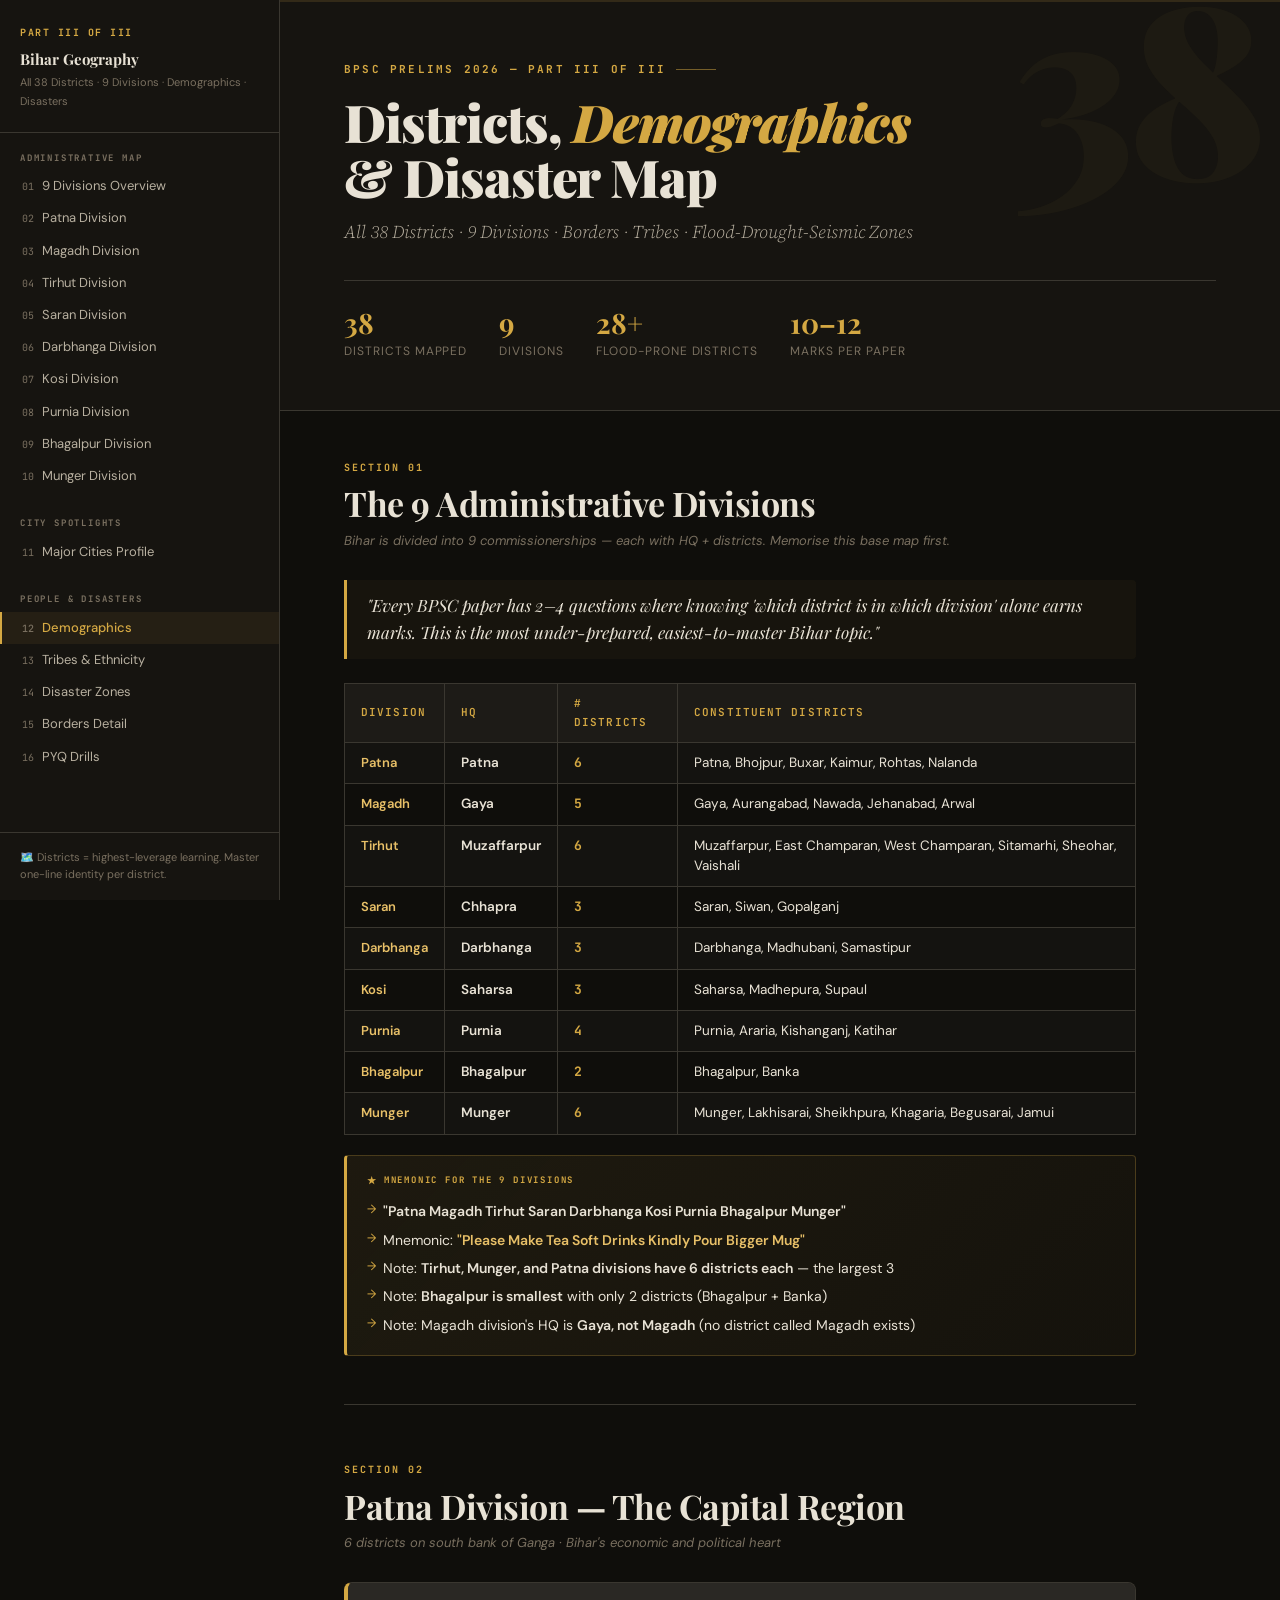
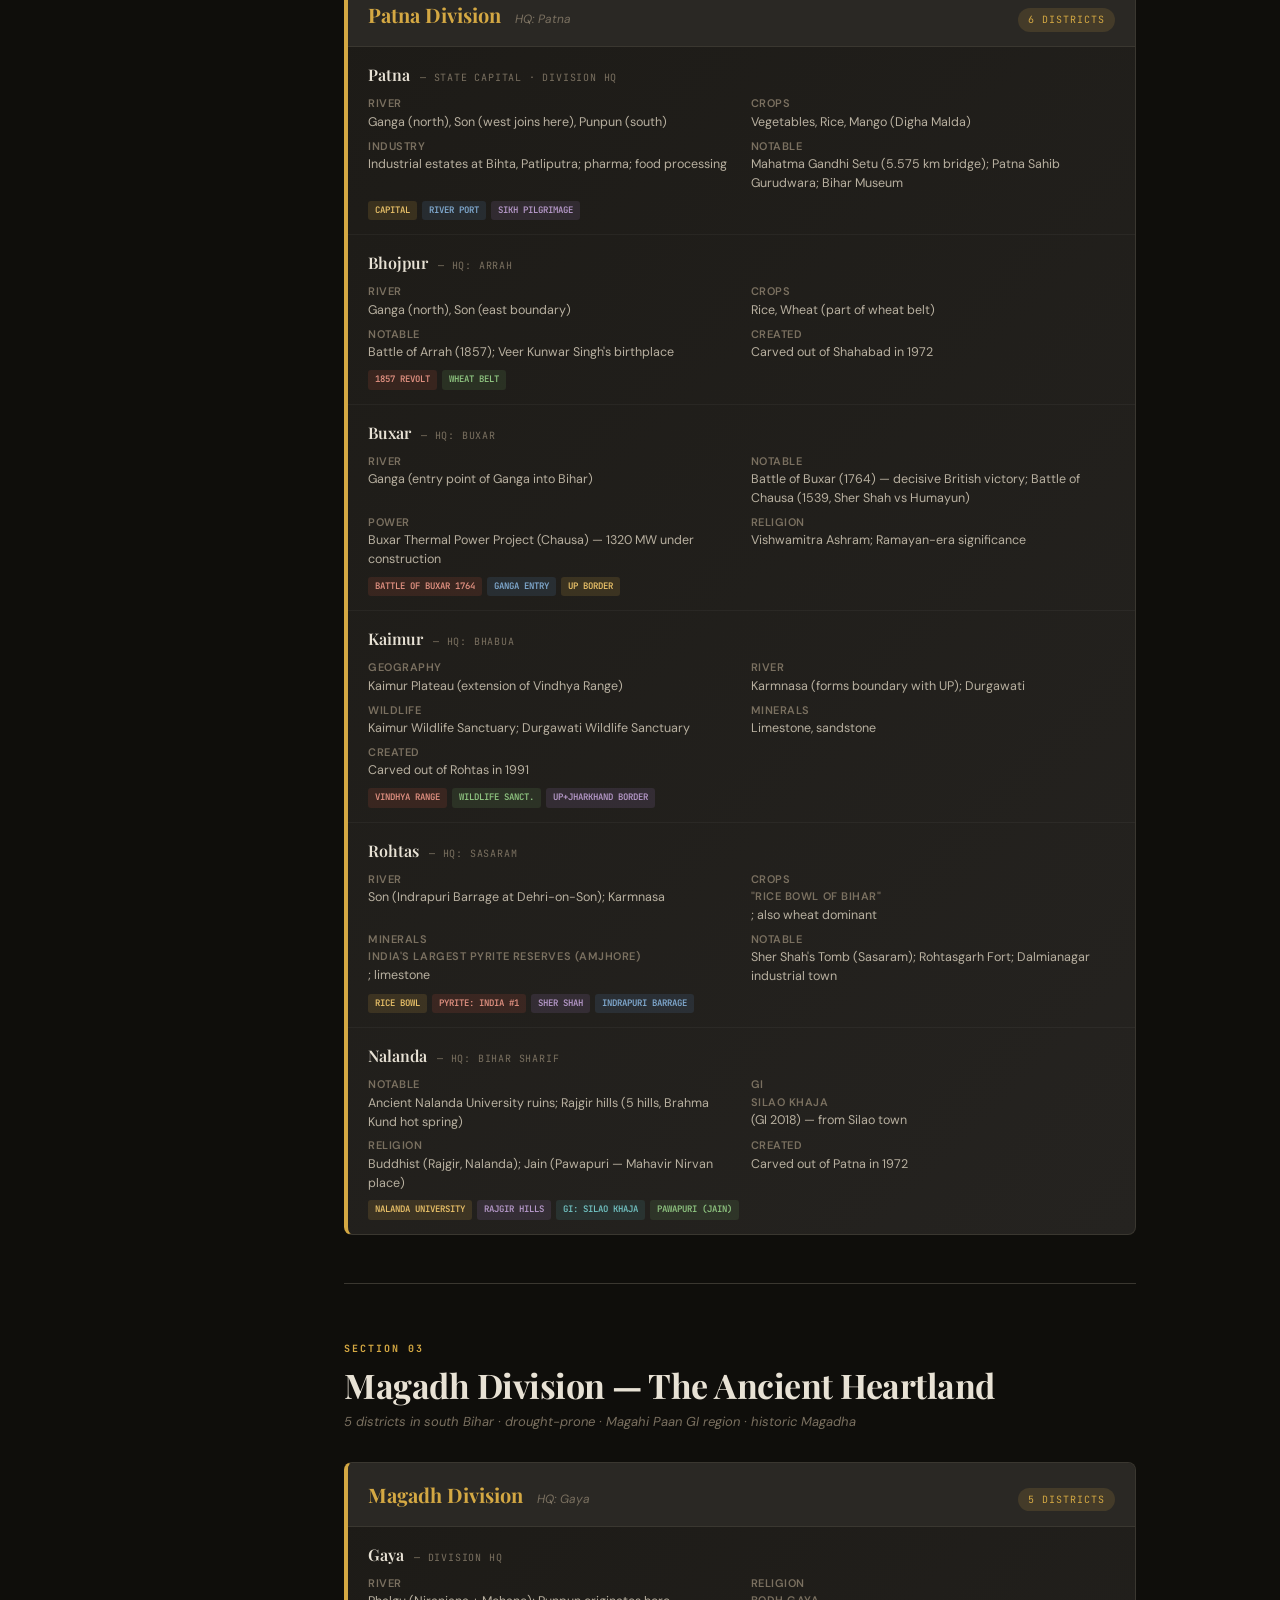
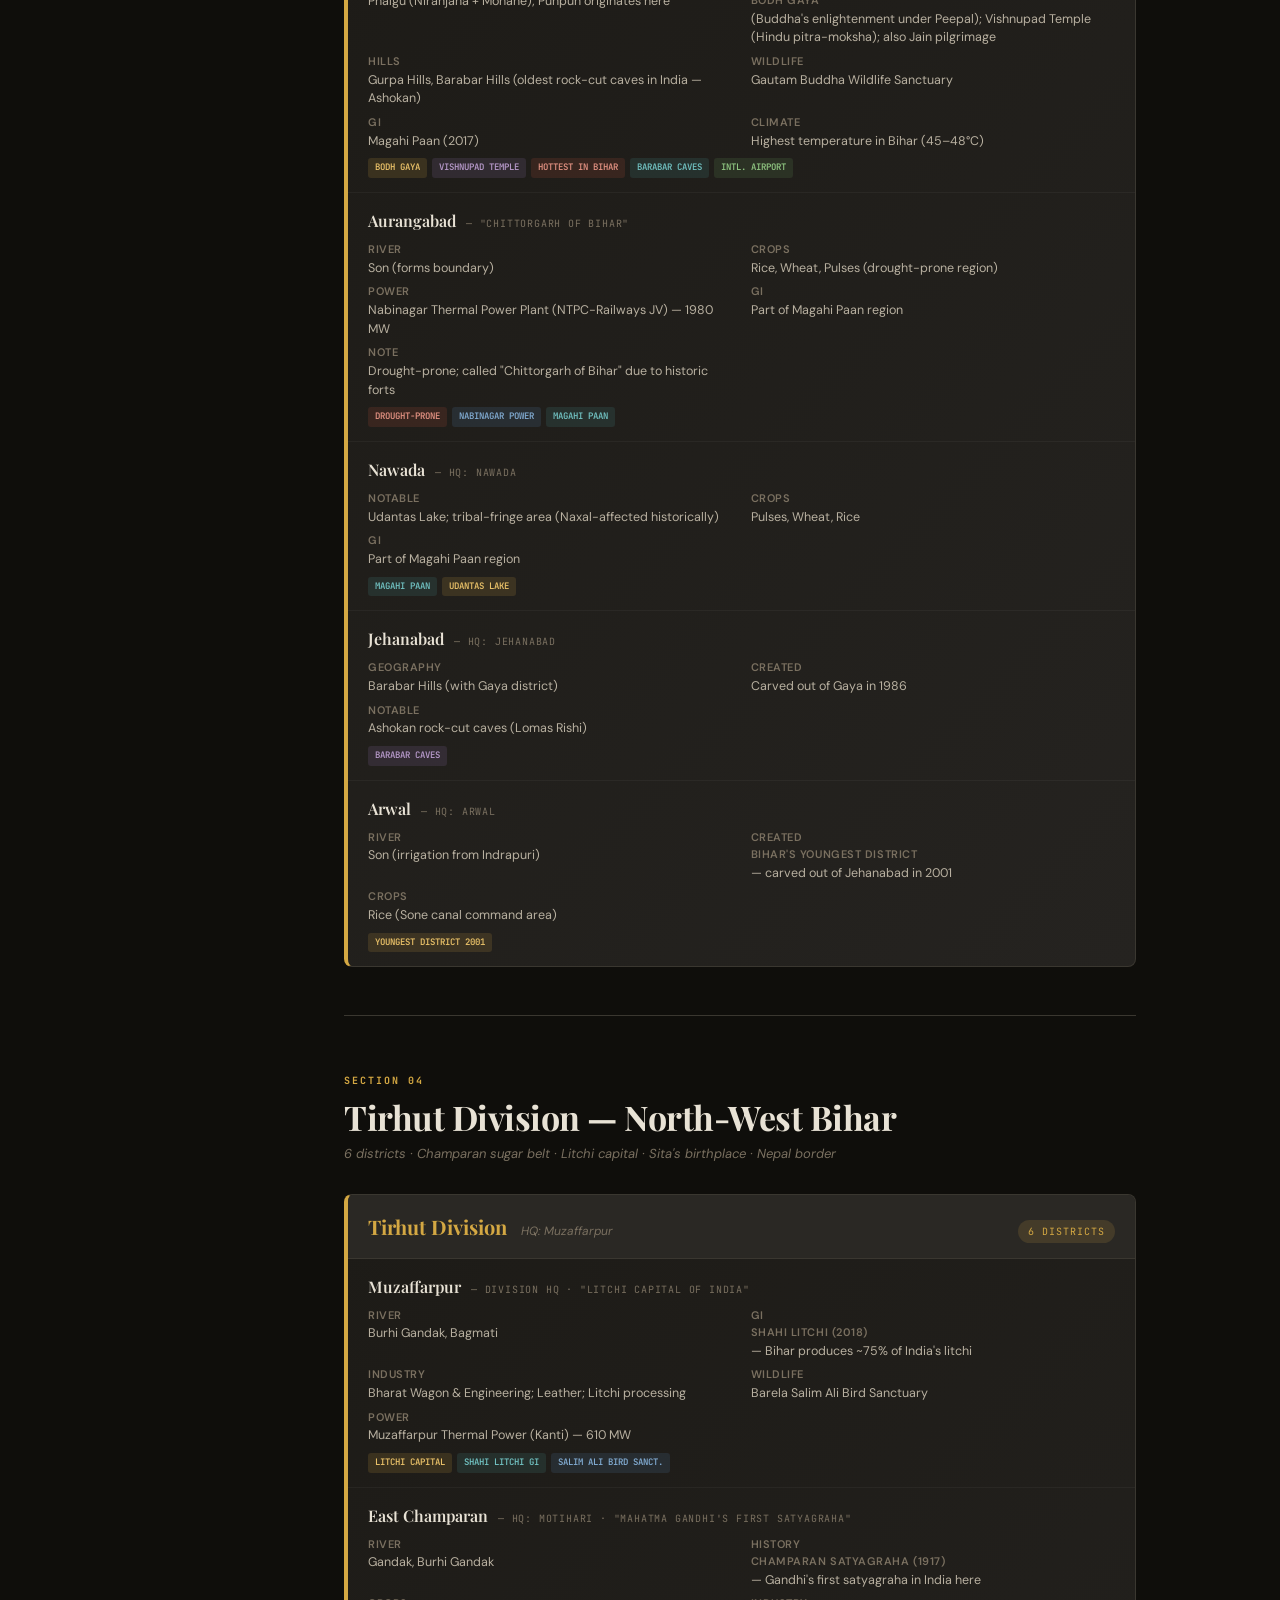
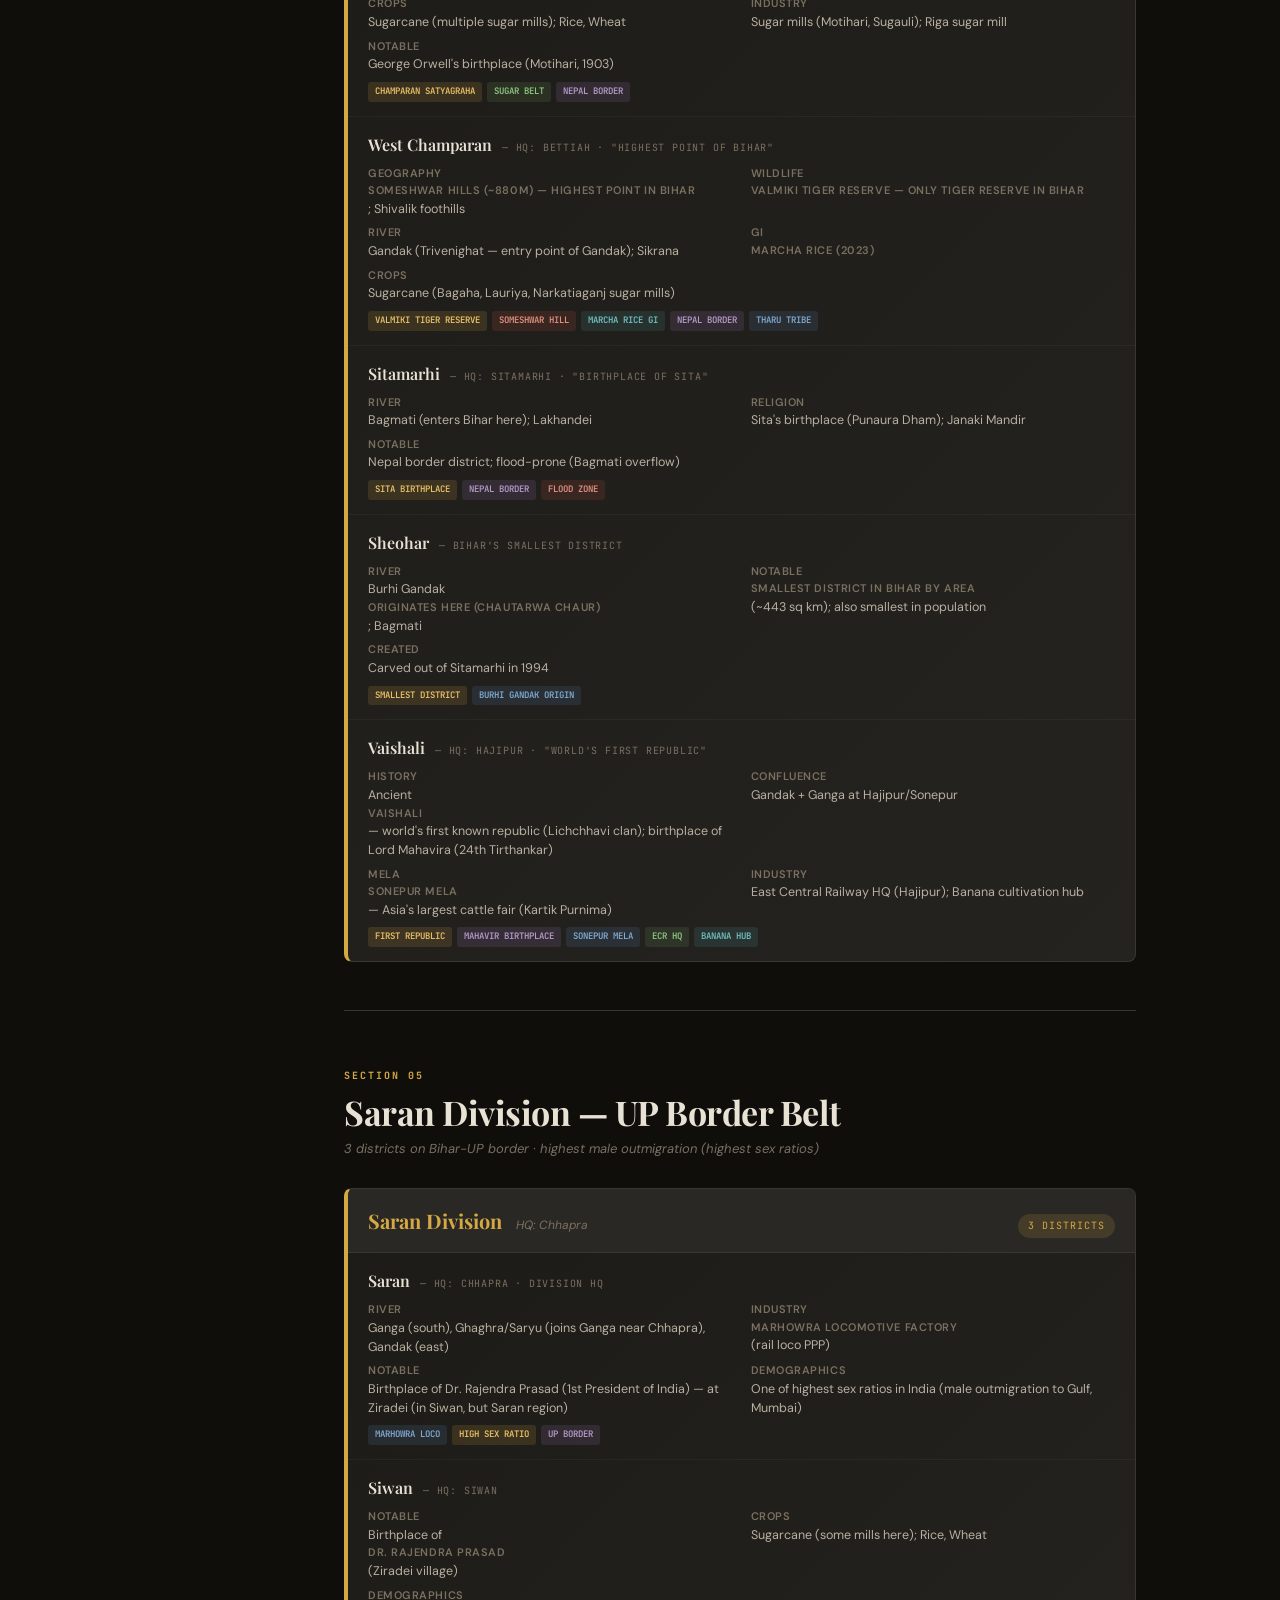
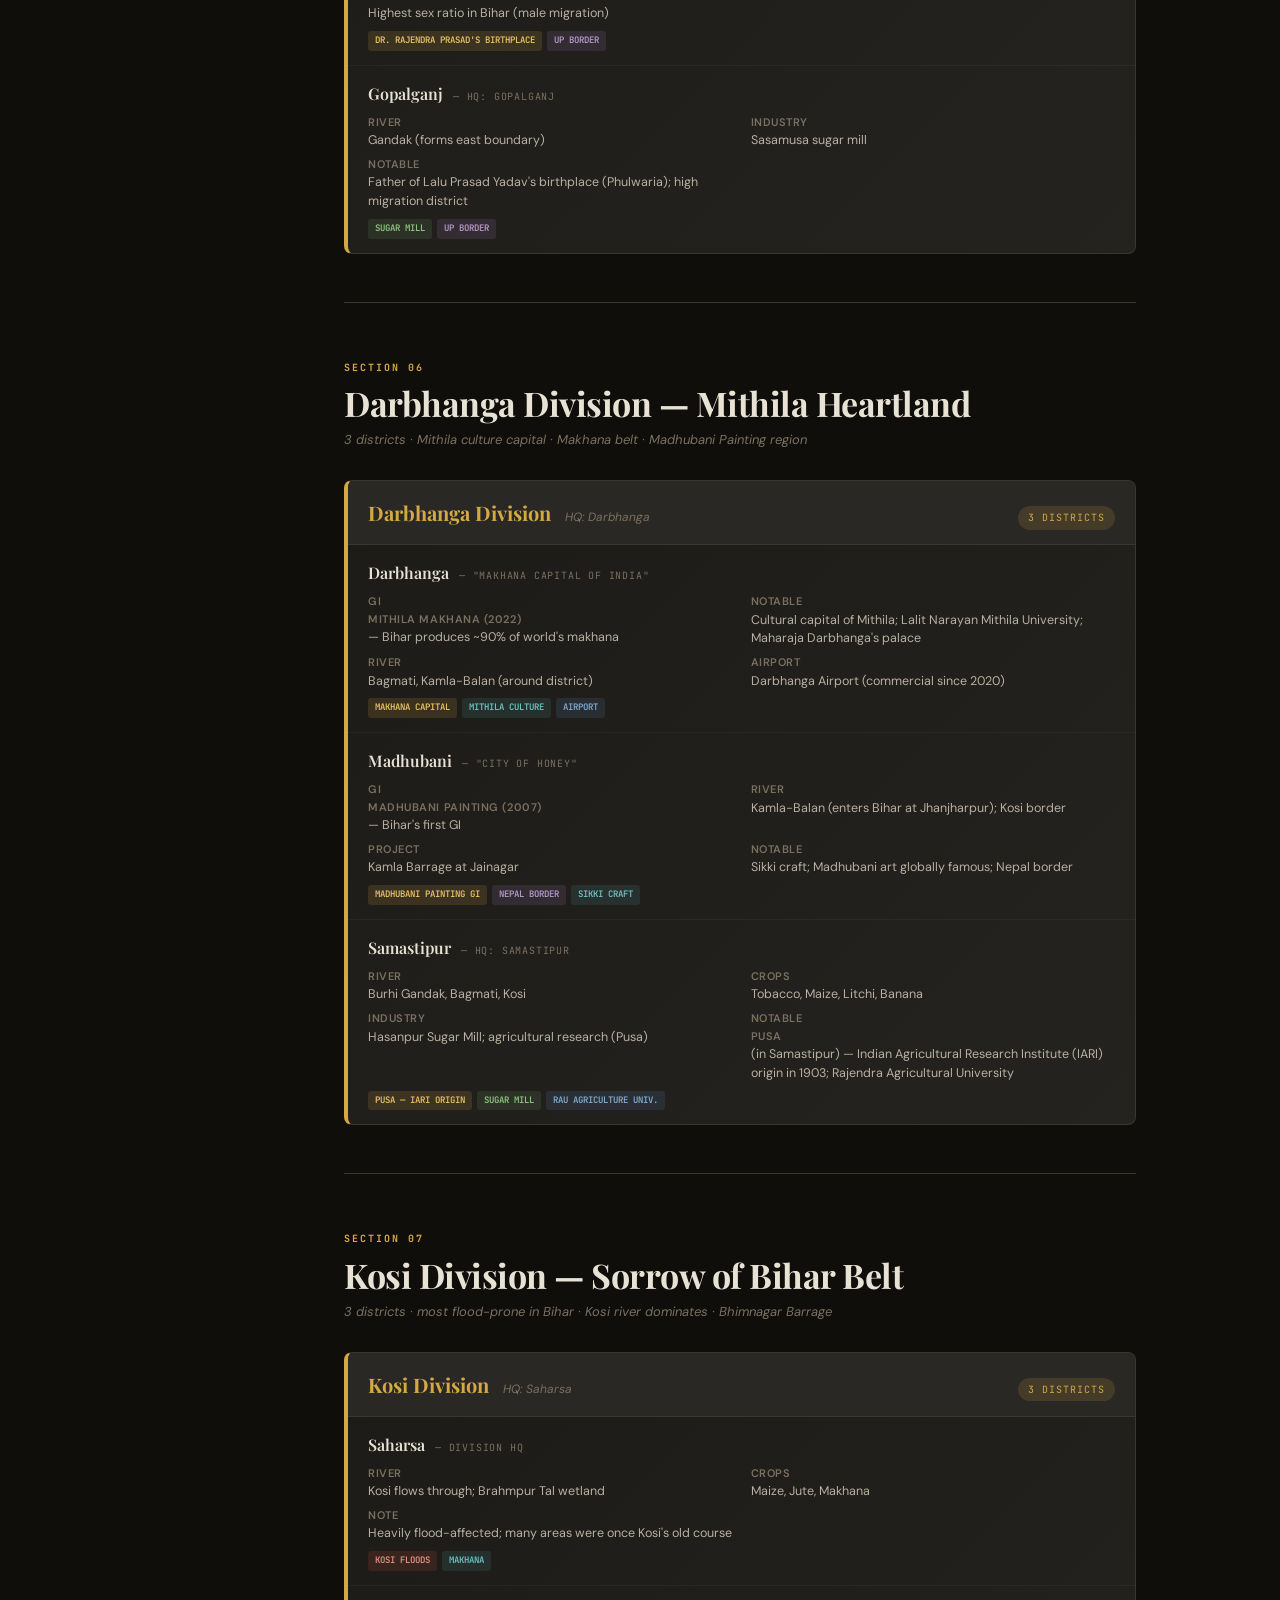
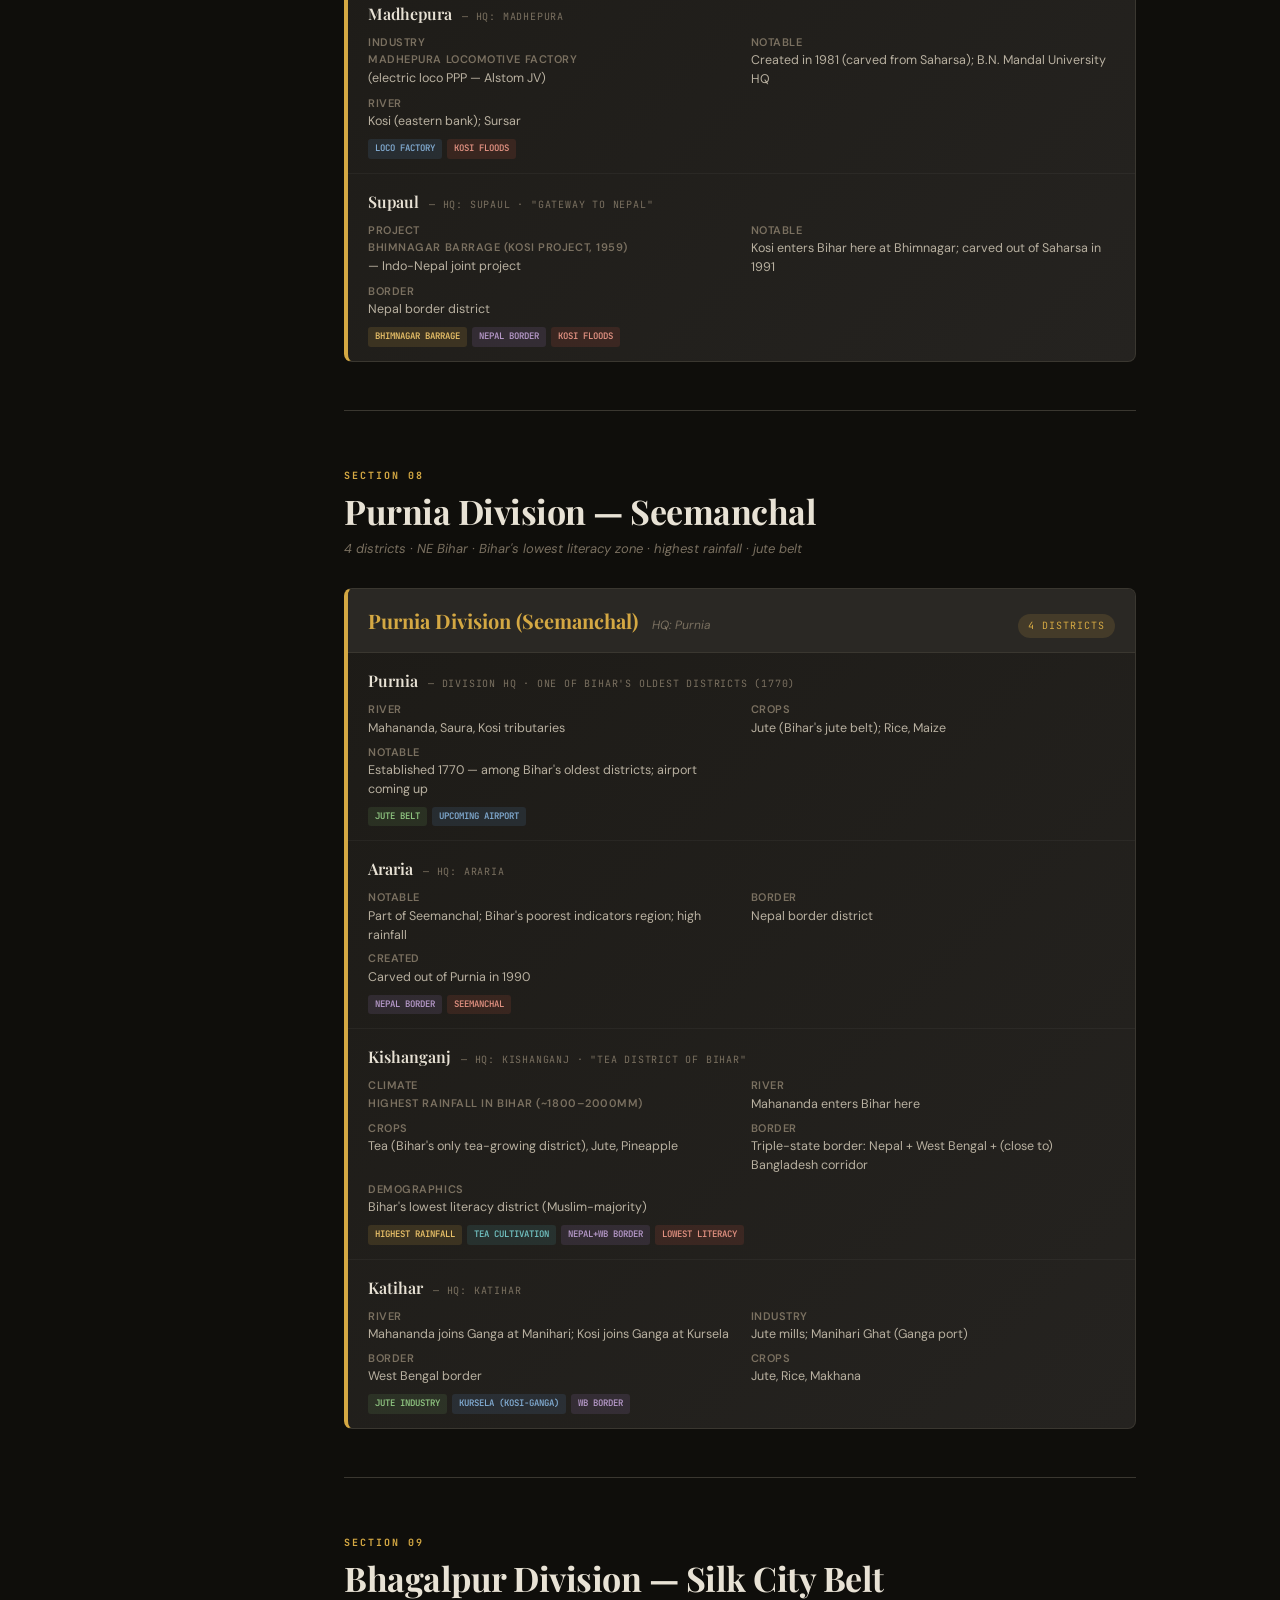
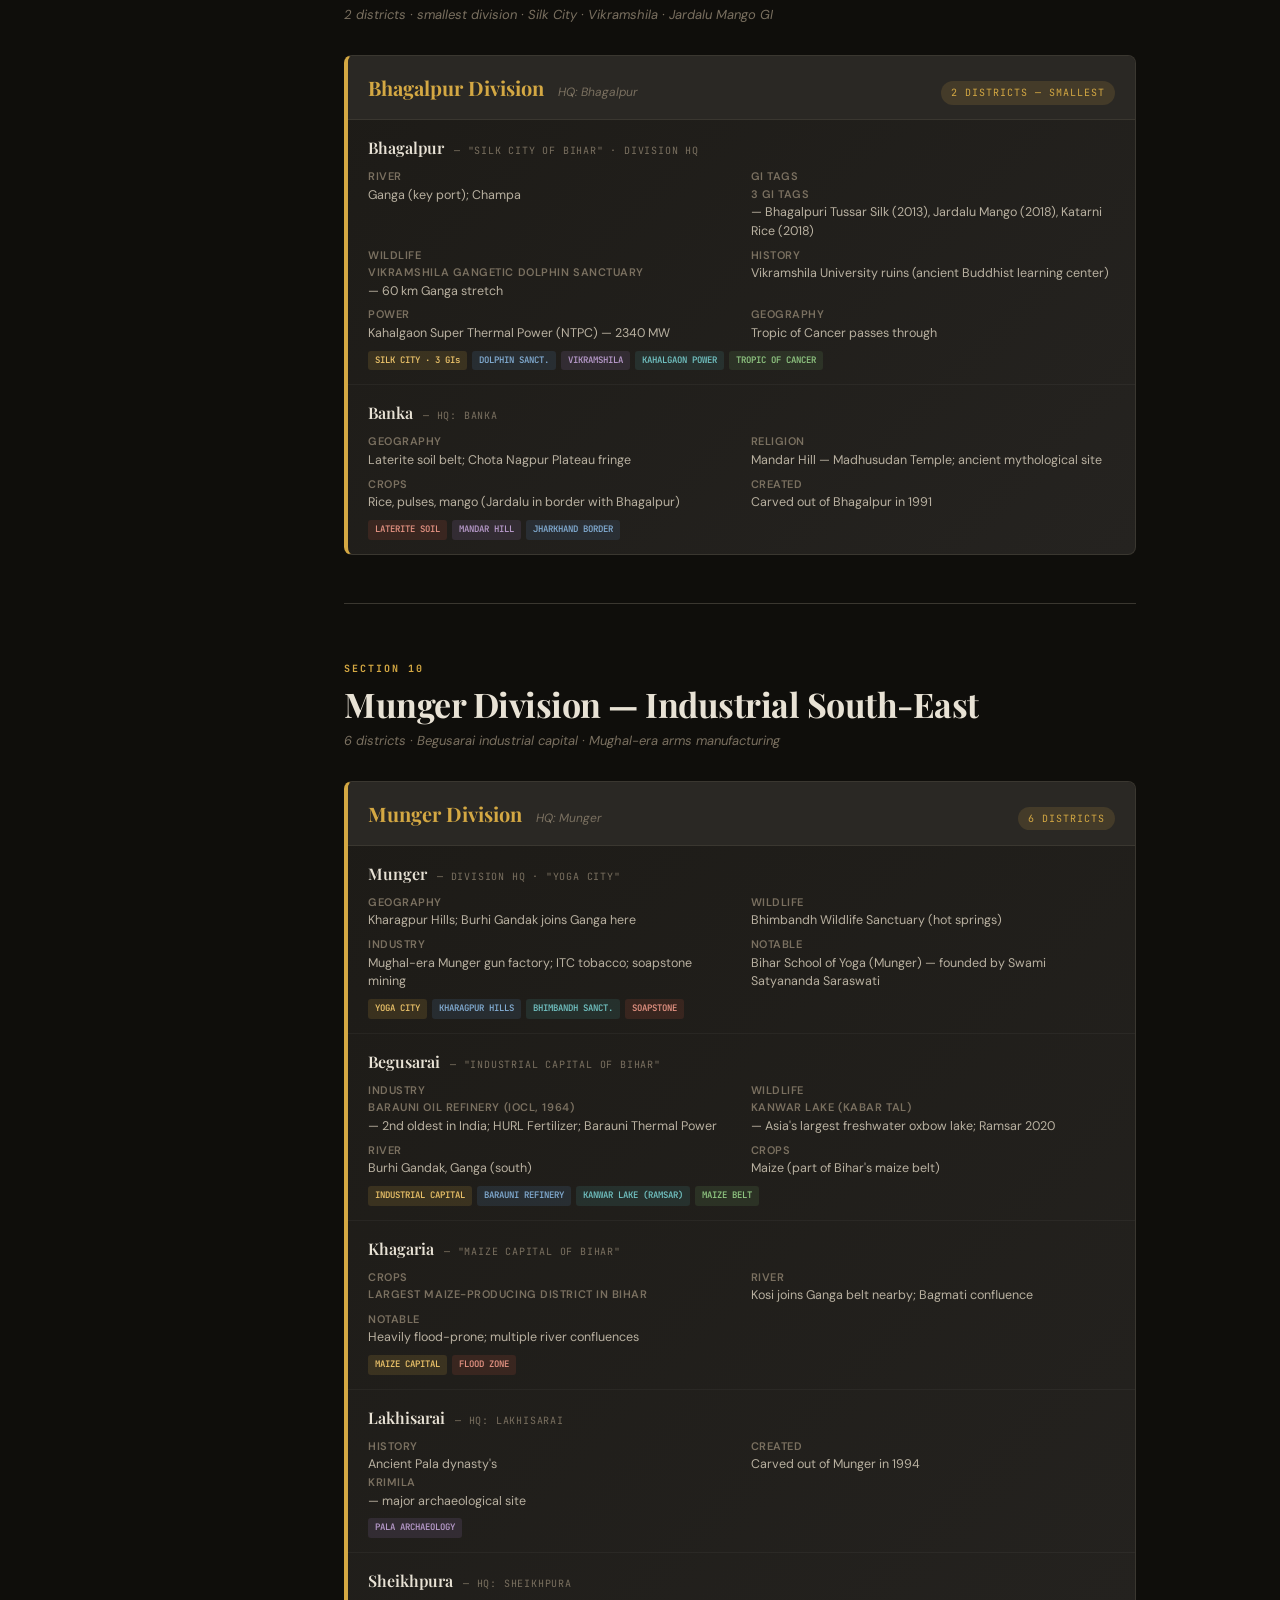
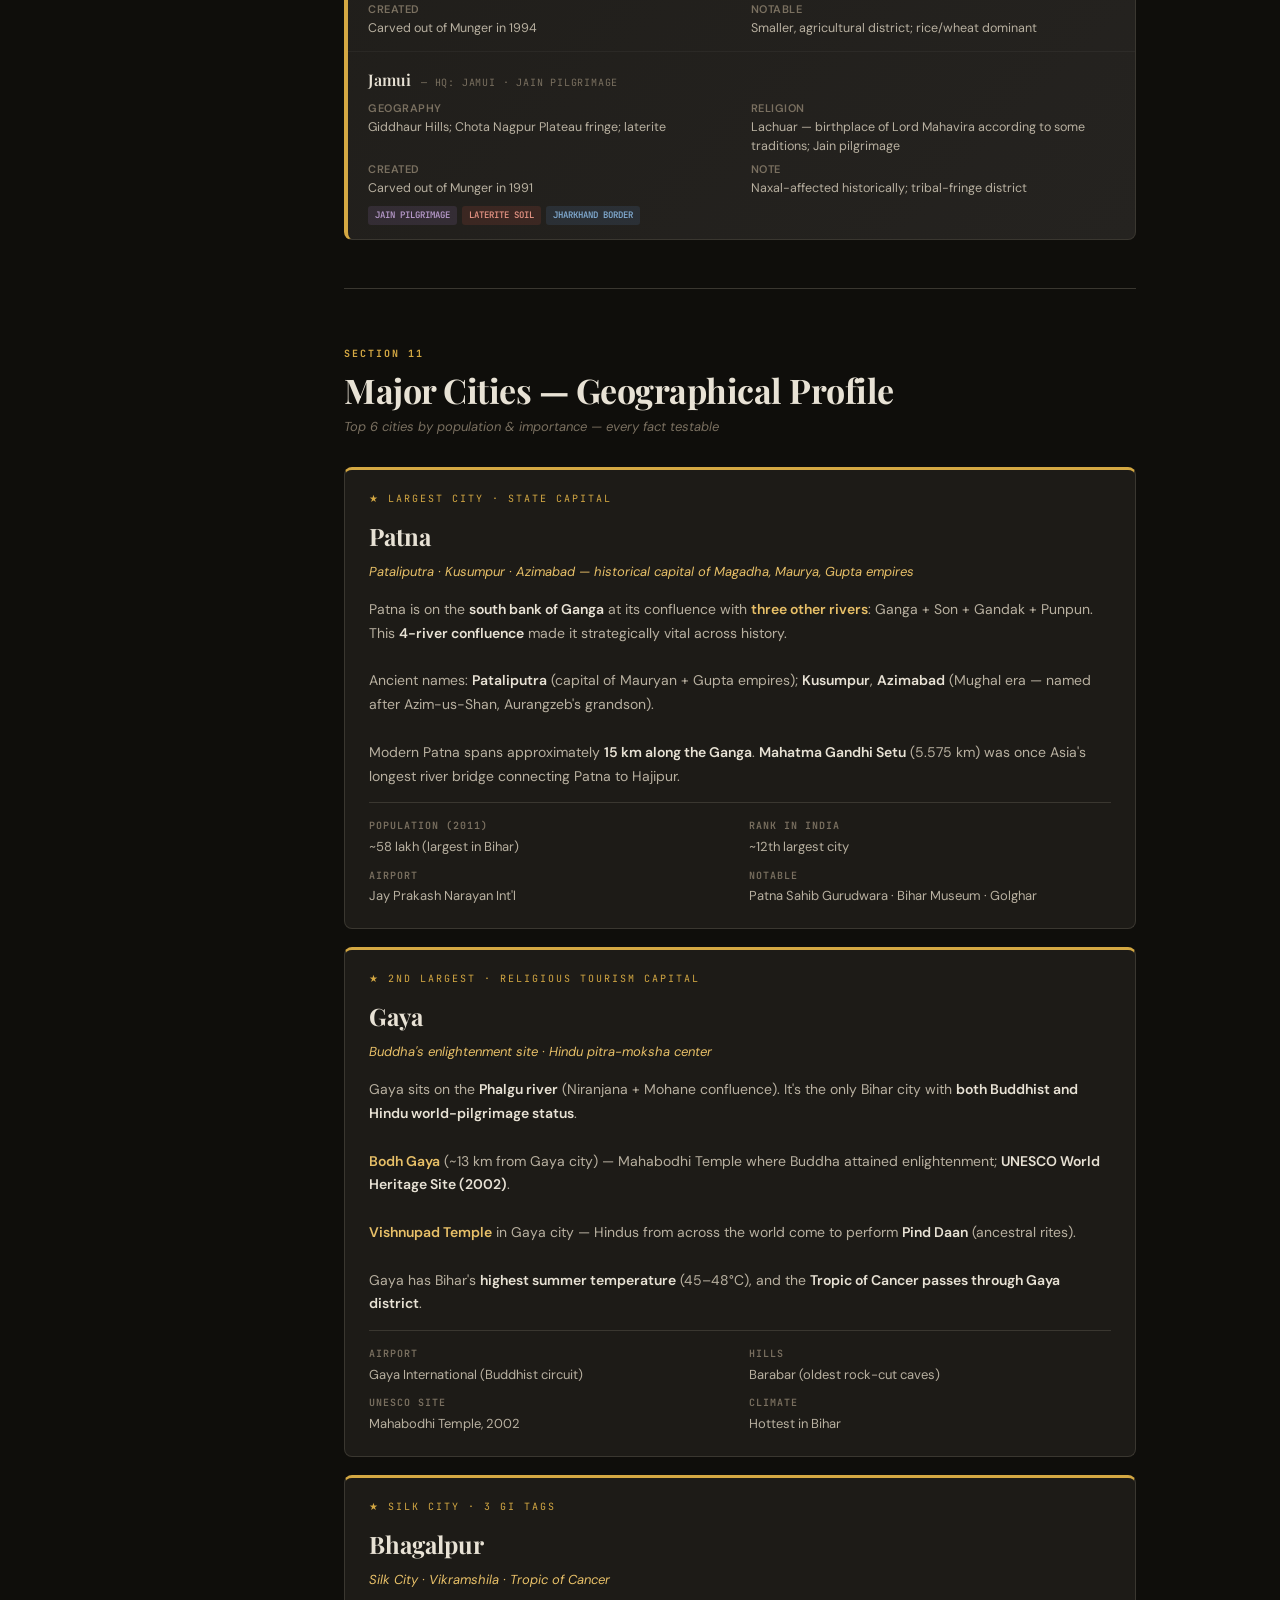
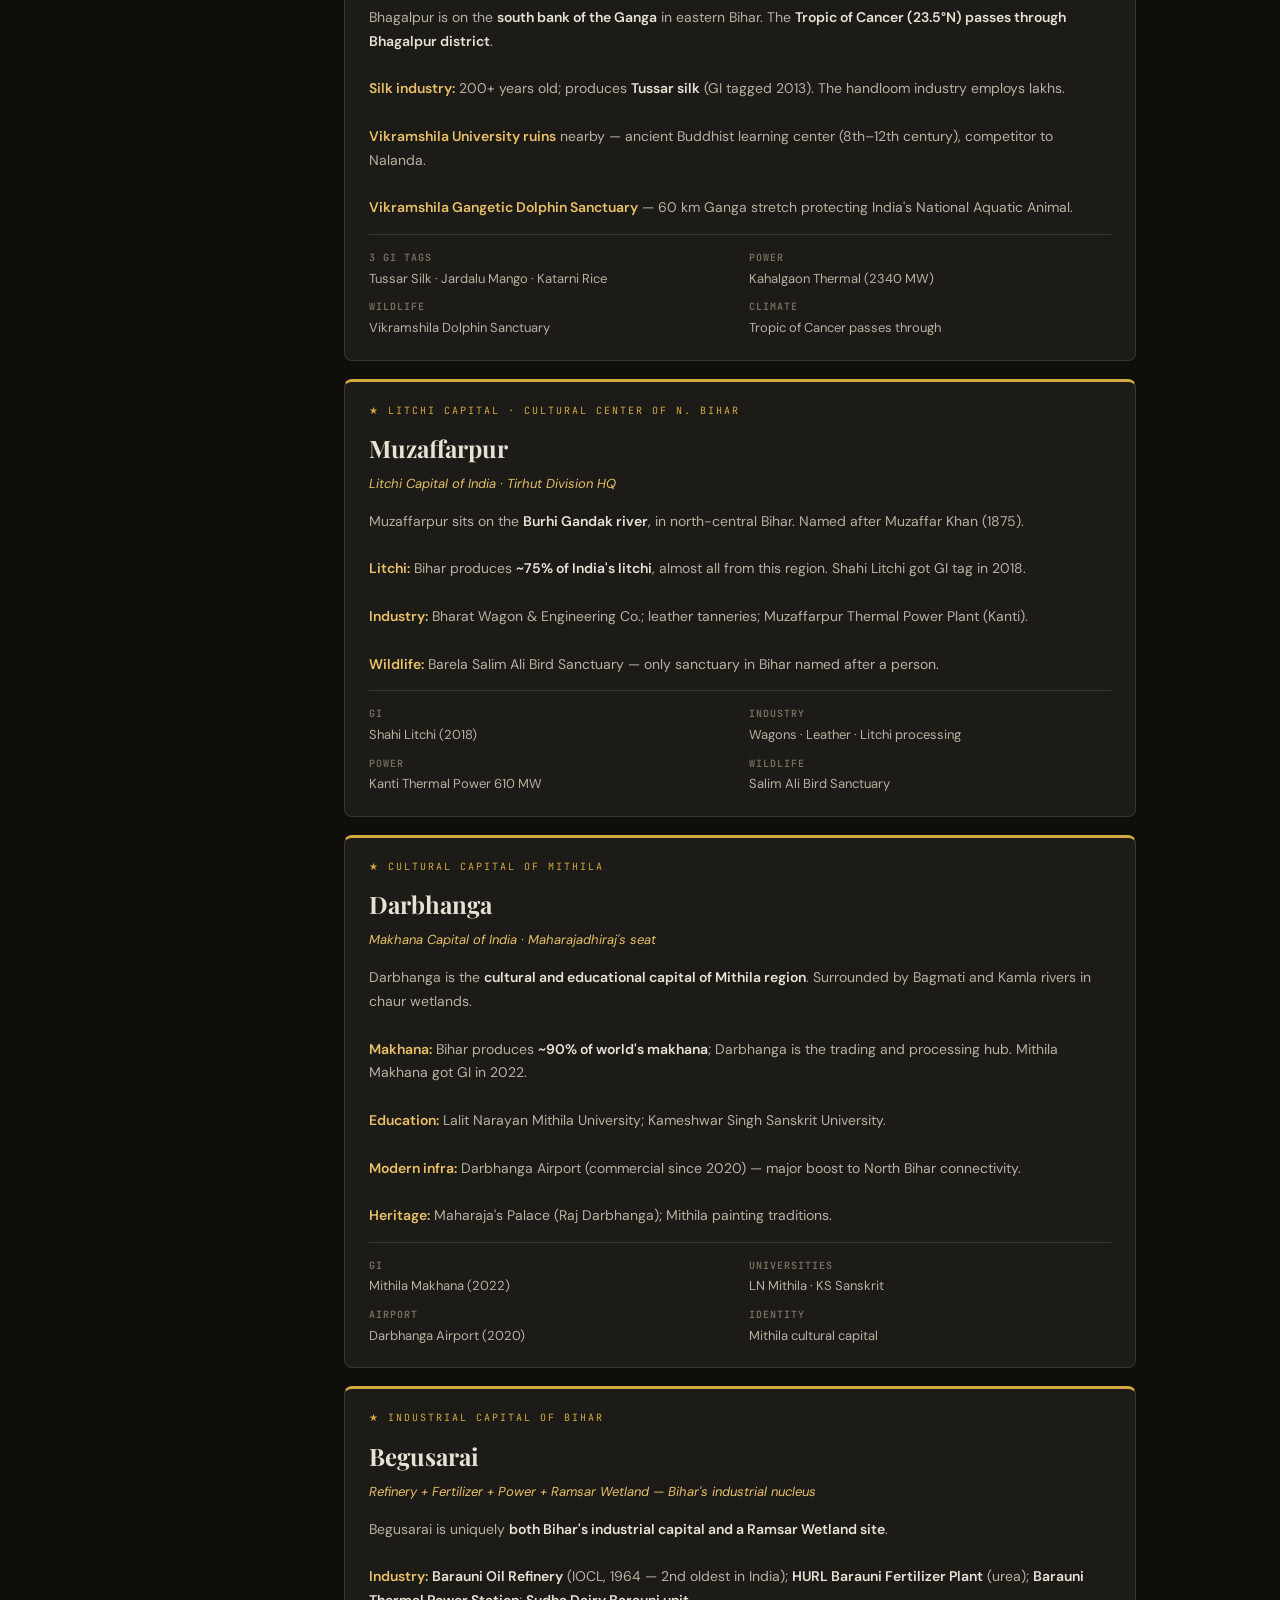
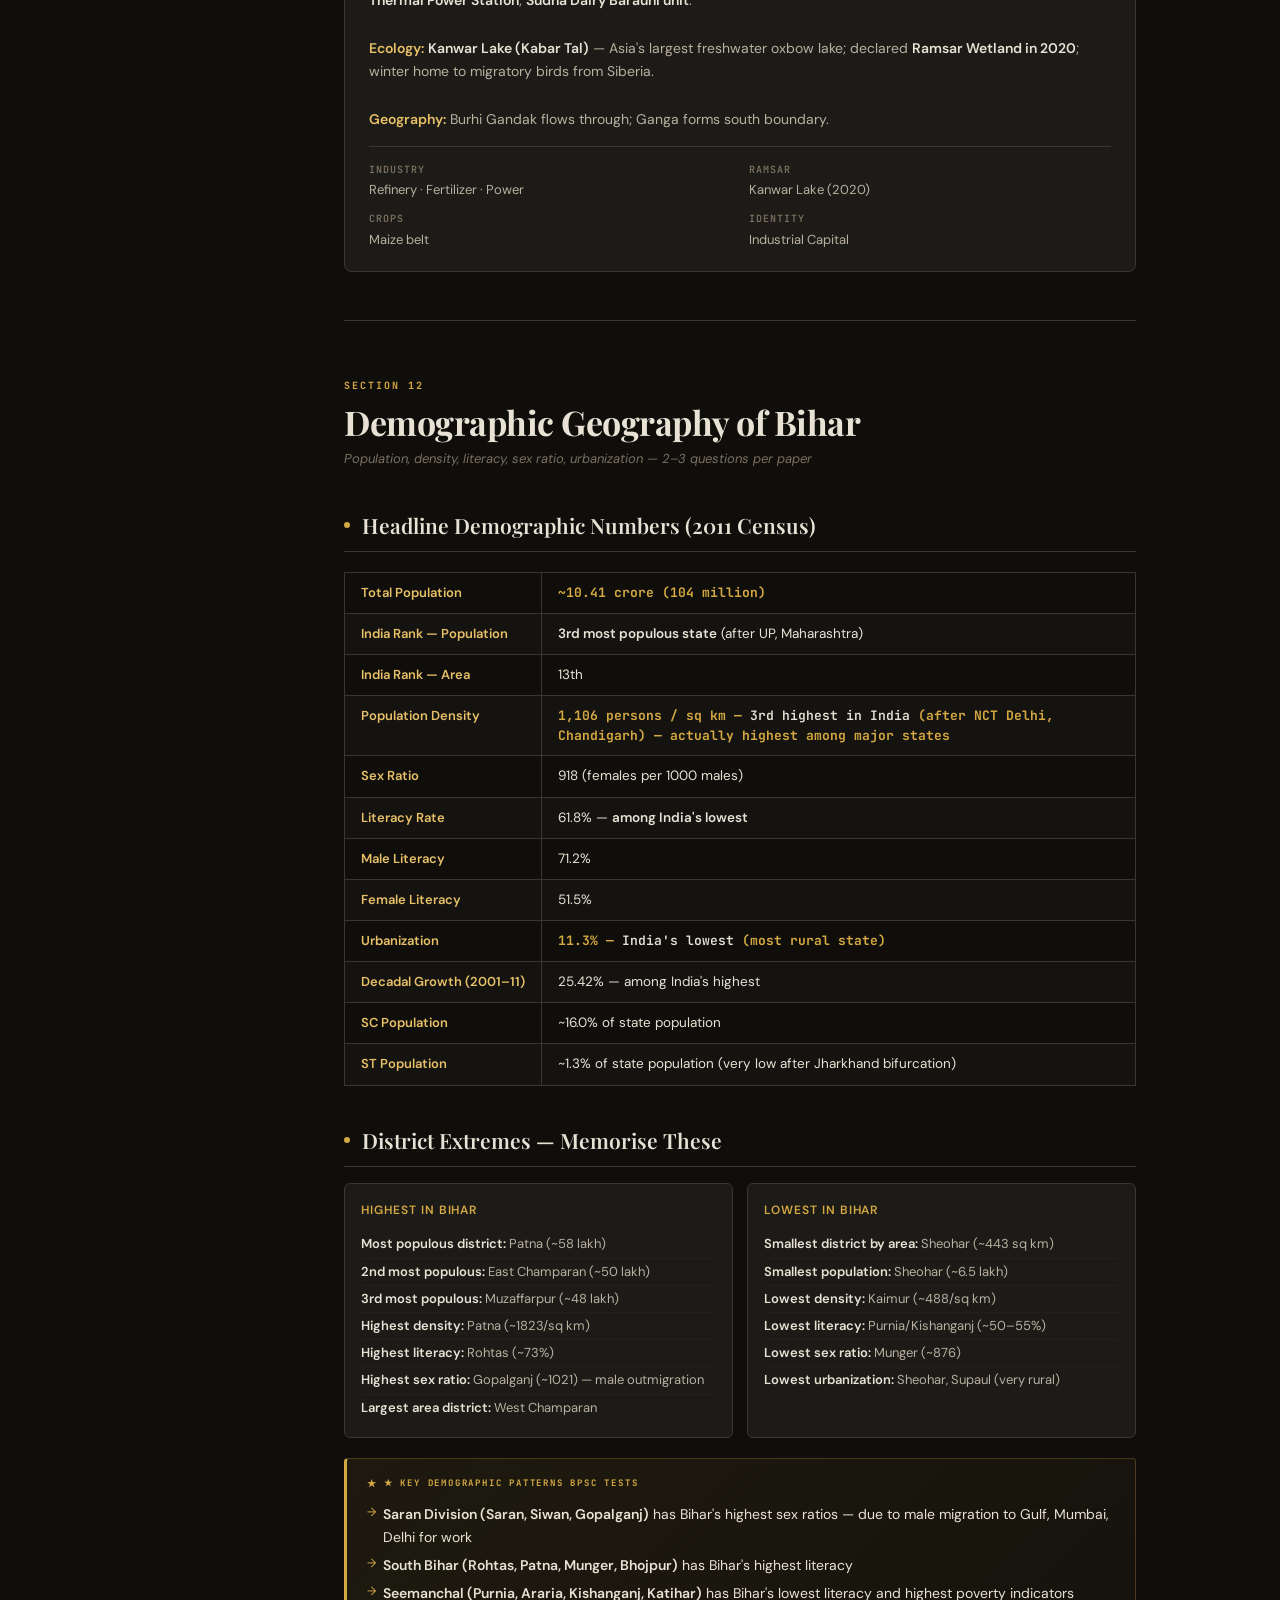
<file: pages/geography/core-3.html>
<!DOCTYPE html>
<html lang="en">
<head>
<meta charset="UTF-8">
<meta name="viewport" content="width=device-width, initial-scale=1.0">
<title>Bihar Geography — Part 3 | BPSC Prelims Master Guide</title>
<link href="https://fonts.googleapis.com/css2?family=Playfair+Display:ital,wght@0,400;0,600;0,700;0,900;1,400;1,700&family=Source+Serif+4:ital,opsz,wght@0,8..60,300;0,8..60,400;0,8..60,600;1,8..60,300;1,8..60,400&family=JetBrains+Mono:wght@400;500;700&family=DM+Sans:wght@300;400;500;600&display=swap" rel="stylesheet">
<style>
:root{--bg:#0f0e0b;--bg2:#161410;--bg3:#1d1b17;--bg4:#252320;--surface:#2a2824;--border:#3a3730;--text:#e8e2d5;--text2:#b8b0a0;--text3:#7a7060;--gold:#d4a843;--gold2:#e8c068;--amber:#c8843a;--red:#c85040;--green:#6a9e60;--blue:#5888b8;--teal:#4a9898;--purple:#9d7bb8;--sidebar-w:280px}
*{margin:0;padding:0;box-sizing:border-box}
body{background:var(--bg);color:var(--text);font-family:'Source Serif 4',Georgia,serif;font-size:16px;line-height:1.75;display:flex;min-height:100vh}
.sidebar{width:var(--sidebar-w);min-width:var(--sidebar-w);background:var(--bg2);border-right:1px solid var(--border);position:fixed;top:0;left:0;bottom:0;overflow-y:auto;z-index:100;display:flex;flex-direction:column}
.sidebar::-webkit-scrollbar{width:4px}.sidebar::-webkit-scrollbar-track{background:var(--bg2)}.sidebar::-webkit-scrollbar-thumb{background:var(--border);border-radius:2px}
.sidebar-header{padding:24px 20px 20px;border-bottom:1px solid var(--border);background:var(--bg2);position:sticky;top:0;z-index:10}
.sidebar-part-badge{font-family:'JetBrains Mono',monospace;font-size:10px;font-weight:700;letter-spacing:.15em;color:var(--gold);text-transform:uppercase;margin-bottom:8px;display:block}
.sidebar-title{font-family:'Playfair Display',serif;font-size:15px;font-weight:700;color:var(--text);line-height:1.3}
.sidebar-sub{font-family:'DM Sans',sans-serif;font-size:11px;color:var(--text3);margin-top:4px}
.nav-section{padding:6px 0}
.nav-section-label{font-family:'JetBrains Mono',monospace;font-size:9px;font-weight:700;letter-spacing:.2em;color:var(--text3);text-transform:uppercase;padding:12px 20px 4px}
.nav-item{display:block;padding:7px 20px;font-family:'DM Sans',sans-serif;font-size:13px;color:var(--text2);text-decoration:none;border-left:2px solid transparent;transition:all .15s ease;cursor:pointer;line-height:1.4}
.nav-item:hover{color:var(--gold);background:rgba(212,168,67,.05);border-left-color:rgba(212,168,67,.3)}
.nav-item.active{color:var(--gold);background:rgba(212,168,67,.08);border-left-color:var(--gold);font-weight:500}
.nav-item .nav-num{font-family:'JetBrains Mono',monospace;font-size:10px;color:var(--text3);margin-right:8px}
.sidebar-footer{margin-top:auto;padding:16px 20px;border-top:1px solid var(--border);font-family:'DM Sans',sans-serif;font-size:11px;color:var(--text3);line-height:1.6}
.main{margin-left:var(--sidebar-w);flex:1;min-width:0}
.hero{background:var(--bg2);border-bottom:1px solid var(--border);padding:60px 64px 48px;position:relative;overflow:hidden}
.hero::before{content:'38';position:absolute;right:20px;top:-40px;font-family:'Playfair Display',serif;font-size:240px;font-weight:900;color:rgba(212,168,67,.04);letter-spacing:-8px;pointer-events:none;line-height:1}
.hero-eyebrow{font-family:'JetBrains Mono',monospace;font-size:11px;font-weight:700;letter-spacing:.2em;color:var(--gold);text-transform:uppercase;margin-bottom:16px;display:flex;align-items:center;gap:10px}
.hero-eyebrow::after{content:'';display:block;width:40px;height:1px;background:var(--gold);opacity:.5}
.hero-title{font-family:'Playfair Display',serif;font-size:52px;font-weight:900;line-height:1.05;color:var(--text);margin-bottom:8px;letter-spacing:-1px}
.hero-title span{color:var(--gold);font-style:italic}
.hero-subtitle{font-family:'Source Serif 4',serif;font-size:18px;color:var(--text2);margin-top:12px;font-style:italic;font-weight:300}
.hero-stats{display:flex;gap:32px;margin-top:32px;padding-top:28px;border-top:1px solid var(--border);flex-wrap:wrap}
.hero-stat{display:flex;flex-direction:column;gap:4px}
.hero-stat-num{font-family:'Playfair Display',serif;font-size:28px;font-weight:700;color:var(--gold);line-height:1}
.hero-stat-label{font-family:'DM Sans',sans-serif;font-size:12px;color:var(--text3);text-transform:uppercase;letter-spacing:.08em}
.content{padding:0 64px 80px;max-width:920px}
.section{padding-top:56px;border-top:1px solid var(--border);margin-top:48px}
.section:first-child{border-top:none;margin-top:0;padding-top:48px}
.section-number{font-family:'JetBrains Mono',monospace;font-size:10px;font-weight:700;color:var(--gold);letter-spacing:.2em;text-transform:uppercase;margin-bottom:8px;display:block}
.section-title{font-family:'Playfair Display',serif;font-size:34px;font-weight:700;color:var(--text);line-height:1.15;margin-bottom:6px;letter-spacing:-.5px}
.section-desc{font-family:'DM Sans',sans-serif;font-size:13px;color:var(--text3);margin-bottom:28px;font-style:italic}
.subsection{margin-top:36px}
.subsection-title{font-family:'Playfair Display',serif;font-size:21px;font-weight:600;color:var(--text);margin-bottom:14px;padding-bottom:8px;border-bottom:1px solid var(--border);display:flex;align-items:center;gap:12px}
.subsection-title .bullet{width:6px;height:6px;background:var(--gold);border-radius:50%;flex-shrink:0}
.exam-box{background:linear-gradient(135deg,rgba(212,168,67,.08),rgba(212,168,67,.03));border:1px solid rgba(212,168,67,.25);border-left:3px solid var(--gold);border-radius:4px;padding:16px 20px;margin:20px 0}
.exam-box-label{font-family:'JetBrains Mono',monospace;font-size:9px;font-weight:700;color:var(--gold);letter-spacing:.2em;text-transform:uppercase;margin-bottom:8px;display:flex;align-items:center;gap:6px}
.exam-box-label::before{content:'★';font-size:10px}
.exam-box p,.exam-box li{font-family:'DM Sans',sans-serif;font-size:14px;color:var(--text);line-height:1.6}
.exam-box ul{list-style:none;padding:0}
.exam-box li{padding:3px 0 3px 16px;position:relative}
.exam-box li::before{content:'→';position:absolute;left:0;color:var(--gold);font-size:12px}
.warn-box{background:rgba(200,80,64,.07);border:1px solid rgba(200,80,64,.2);border-left:3px solid var(--red);border-radius:4px;padding:14px 18px;margin:16px 0}
.warn-box-label{font-family:'JetBrains Mono',monospace;font-size:9px;font-weight:700;color:var(--red);letter-spacing:.2em;text-transform:uppercase;margin-bottom:6px}
.warn-box p{font-family:'DM Sans',sans-serif;font-size:13.5px;color:#d4907a;line-height:1.55}
.fact-table{width:100%;border-collapse:collapse;margin:20px 0;font-family:'DM Sans',sans-serif}
.fact-table th{background:var(--bg3);color:var(--gold);font-size:11px;font-weight:600;letter-spacing:.1em;text-transform:uppercase;padding:10px 16px;text-align:left;border:1px solid var(--border);font-family:'JetBrains Mono',monospace}
.fact-table td{padding:10px 16px;font-size:13.5px;color:var(--text);border:1px solid var(--border);line-height:1.5;vertical-align:top}
.fact-table tr:nth-child(even) td{background:rgba(255,255,255,.02)}
.fact-table tr:hover td{background:rgba(212,168,67,.04)}
.fact-table td.key{color:var(--gold2);font-weight:600;font-size:13px;white-space:nowrap}
.fact-table td.hl{color:var(--gold);font-family:'JetBrains Mono',monospace;font-size:13px;font-weight:700}
.bpsc-q{background:var(--bg4);border:1px solid var(--border);border-radius:4px;padding:14px 18px;margin:12px 0}
.bpsc-q-label{font-family:'JetBrains Mono',monospace;font-size:9px;color:var(--amber);letter-spacing:.15em;text-transform:uppercase;margin-bottom:6px}
.bpsc-q-text{font-family:'Source Serif 4',serif;font-size:14px;color:var(--text);font-style:italic;line-height:1.55;margin-bottom:6px}
.bpsc-q-ans{font-family:'DM Sans',sans-serif;font-size:13px;color:var(--green)}
.bpsc-q-ans::before{content:'✓ '}
p{margin-bottom:14px;color:var(--text2);font-size:15.5px;line-height:1.8}
strong{color:var(--text);font-weight:600}
em{color:var(--gold2);font-style:normal;font-weight:600}
ul.cl{list-style:none;padding:0;margin:10px 0 16px}
ul.cl li{padding:6px 0 6px 22px;position:relative;font-family:'DM Sans',sans-serif;font-size:14.5px;color:var(--text2);line-height:1.5;border-bottom:1px solid rgba(255,255,255,.03)}
ul.cl li:last-child{border-bottom:none}
ul.cl li::before{content:'◆';position:absolute;left:0;color:var(--gold);font-size:8px;top:10px}
ul.cl li strong{color:var(--text)}
.divider{height:1px;background:var(--border);margin:28px 0}
.grid-2{display:grid;grid-template-columns:1fr 1fr;gap:14px;margin:16px 0}
.grid-3{display:grid;grid-template-columns:1fr 1fr 1fr;gap:14px;margin:16px 0}
.grid-card{background:var(--bg3);border:1px solid var(--border);border-radius:6px;padding:16px}
.grid-card-title{font-family:'DM Sans',sans-serif;font-size:12px;font-weight:600;color:var(--gold);text-transform:uppercase;letter-spacing:.08em;margin-bottom:10px}
.grid-card ul{list-style:none;padding:0}
.grid-card li{font-family:'DM Sans',sans-serif;font-size:13px;color:var(--text2);padding:4px 0;border-bottom:1px solid rgba(255,255,255,.03);line-height:1.4}
.grid-card li:last-child{border-bottom:none}
.grid-card li strong{color:var(--text)}
.memo{background:var(--bg4);border-radius:4px;padding:12px 16px;margin:10px 0;font-family:'JetBrains Mono',monospace;font-size:12.5px;color:var(--teal);line-height:1.7;border-left:2px solid var(--teal)}
.memo strong{color:var(--gold)}
.progress-bar{position:fixed;top:0;left:var(--sidebar-w);right:0;height:2px;background:rgba(212,168,67,.15);z-index:200}
.progress-fill{height:100%;background:var(--gold);width:0%;transition:width .1s linear}
.pull-quote{border-left:3px solid var(--gold);padding:12px 20px;margin:24px 0;background:rgba(212,168,67,.04);border-radius:0 4px 4px 0}
.pull-quote p{font-family:'Playfair Display',serif;font-size:17px;font-style:italic;color:var(--text);line-height:1.6;margin:0}

/* DIVISION CARD */
.division-card{background:linear-gradient(135deg,var(--bg3),var(--bg4));border:1px solid var(--border);border-radius:8px;margin:18px 0;overflow:hidden;border-left:4px solid var(--gold)}
.division-header{padding:14px 20px;background:var(--surface);display:flex;align-items:baseline;gap:14px;flex-wrap:wrap;border-bottom:1px solid var(--border)}
.division-name{font-family:'Playfair Display',serif;font-size:20px;font-weight:700;color:var(--gold)}
.division-hq{font-family:'DM Sans',sans-serif;font-size:12px;color:var(--text3);font-style:italic}
.division-count{margin-left:auto;font-family:'JetBrains Mono',monospace;font-size:10px;background:rgba(212,168,67,.15);color:var(--gold);padding:3px 10px;border-radius:20px;letter-spacing:.1em}
.division-body{padding:0}

/* DISTRICT CARD - Inside Division */
.district-card{padding:14px 20px;border-bottom:1px solid rgba(255,255,255,.04);transition:background .15s}
.district-card:last-child{border-bottom:none}
.district-card:hover{background:rgba(212,168,67,.03)}
.district-name{font-family:'Playfair Display',serif;font-size:16px;font-weight:600;color:var(--text);margin-bottom:6px;display:flex;align-items:baseline;gap:10px;flex-wrap:wrap}
.district-name .hq-tag{font-family:'JetBrains Mono',monospace;font-size:10px;color:var(--text3);font-weight:400;text-transform:uppercase;letter-spacing:.08em}
.district-facts{display:grid;grid-template-columns:1fr 1fr;gap:6px 18px;font-family:'DM Sans',sans-serif;font-size:12.5px;color:var(--text2);line-height:1.5}
.district-facts span{display:block}
.district-facts strong{color:var(--gold2);font-weight:600;font-size:11px;text-transform:uppercase;letter-spacing:.05em;display:block;margin-bottom:1px;color:var(--text3)}
.district-tags{display:flex;flex-wrap:wrap;gap:5px;margin-top:8px}
.dtag{font-family:'JetBrains Mono',monospace;font-size:9px;padding:2px 7px;border-radius:3px;font-weight:600}
.dtag-gold{background:rgba(212,168,67,.15);color:var(--gold2)}
.dtag-blue{background:rgba(88,136,184,.15);color:#80aad0}
.dtag-green{background:rgba(106,158,96,.15);color:#8ec480}
.dtag-red{background:rgba(200,80,64,.15);color:#e09080}
.dtag-purple{background:rgba(157,123,184,.15);color:#b598c8}
.dtag-teal{background:rgba(74,152,152,.15);color:#70c0c0}

/* SPOTLIGHT CARD - For top cities */
.spotlight{background:var(--bg3);border:1px solid var(--border);border-radius:8px;padding:20px 24px;margin:18px 0;border-top:3px solid var(--gold);position:relative}
.spotlight-eyebrow{font-family:'JetBrains Mono',monospace;font-size:10px;color:var(--gold);letter-spacing:.2em;text-transform:uppercase;margin-bottom:8px}
.spotlight-name{font-family:'Playfair Display',serif;font-size:24px;font-weight:700;color:var(--text);margin-bottom:4px}
.spotlight-tagline{font-family:'DM Sans',sans-serif;font-size:13px;color:var(--gold2);font-style:italic;margin-bottom:14px}
.spotlight-body{font-family:'DM Sans',sans-serif;font-size:14px;color:var(--text2);line-height:1.7}
.spotlight-body strong{color:var(--text)}
.spotlight-body em{color:var(--gold2);font-style:normal;font-weight:600}
.spotlight-grid{display:grid;grid-template-columns:1fr 1fr;gap:8px 18px;margin-top:14px;padding-top:14px;border-top:1px solid var(--border)}
.spotlight-grid > div{font-family:'DM Sans',sans-serif;font-size:13px;color:var(--text2)}
.spotlight-grid strong{color:var(--gold2);font-family:'JetBrains Mono',monospace;font-size:10px;text-transform:uppercase;letter-spacing:.1em;display:block;margin-bottom:1px;color:var(--text3)}

/* SEISMIC ZONE BOX */
.seismic-grid{display:grid;grid-template-columns:1fr 1fr;gap:14px;margin:16px 0}
.seismic-card{padding:14px 18px;border-radius:6px;border:1px solid var(--border)}
.seismic-card.zone5{background:rgba(200,80,64,.08);border-color:rgba(200,80,64,.3)}
.seismic-card.zone4{background:rgba(200,132,58,.08);border-color:rgba(200,132,58,.3)}
.seismic-title{font-family:'JetBrains Mono',monospace;font-size:11px;font-weight:700;letter-spacing:.15em;text-transform:uppercase;margin-bottom:8px}
.zone5 .seismic-title{color:#e09080}
.zone4 .seismic-title{color:var(--amber)}
.seismic-body{font-family:'DM Sans',sans-serif;font-size:13px;color:var(--text2);line-height:1.55}
.seismic-body strong{color:var(--text)}

@media(max-width:900px){.sidebar{display:none}.main{margin-left:0}.hero{padding:32px 24px}.content{padding:0 24px 60px}.grid-2,.grid-3,.seismic-grid{grid-template-columns:1fr}.hero-stats{gap:20px}.hero-title{font-size:36px}.district-facts{grid-template-columns:1fr}.spotlight-grid{grid-template-columns:1fr}}
</style>
</head>
<body>
<div class="progress-bar"><div class="progress-fill" id="pf"></div></div>

<nav class="sidebar">
  <div class="sidebar-header">
    <span class="sidebar-part-badge">Part III of III</span>
    <div class="sidebar-title">Bihar Geography</div>
    <div class="sidebar-sub">All 38 Districts · 9 Divisions · Demographics · Disasters</div>
  </div>
  <div class="nav-section">
    <div class="nav-section-label">Administrative Map</div>
    <a class="nav-item" href="#s1"><span class="nav-num">01</span>9 Divisions Overview</a>
    <a class="nav-item" href="#s2"><span class="nav-num">02</span>Patna Division</a>
    <a class="nav-item" href="#s3"><span class="nav-num">03</span>Magadh Division</a>
    <a class="nav-item" href="#s4"><span class="nav-num">04</span>Tirhut Division</a>
    <a class="nav-item" href="#s5"><span class="nav-num">05</span>Saran Division</a>
    <a class="nav-item" href="#s6"><span class="nav-num">06</span>Darbhanga Division</a>
    <a class="nav-item" href="#s7"><span class="nav-num">07</span>Kosi Division</a>
    <a class="nav-item" href="#s8"><span class="nav-num">08</span>Purnia Division</a>
    <a class="nav-item" href="#s9"><span class="nav-num">09</span>Bhagalpur Division</a>
    <a class="nav-item" href="#s10"><span class="nav-num">10</span>Munger Division</a>
  </div>
  <div class="nav-section">
    <div class="nav-section-label">City Spotlights</div>
    <a class="nav-item" href="#s11"><span class="nav-num">11</span>Major Cities Profile</a>
  </div>
  <div class="nav-section">
    <div class="nav-section-label">People & Disasters</div>
    <a class="nav-item" href="#s12"><span class="nav-num">12</span>Demographics</a>
    <a class="nav-item" href="#s13"><span class="nav-num">13</span>Tribes & Ethnicity</a>
    <a class="nav-item" href="#s14"><span class="nav-num">14</span>Disaster Zones</a>
    <a class="nav-item" href="#s15"><span class="nav-num">15</span>Borders Detail</a>
    <a class="nav-item" href="#s16"><span class="nav-num">16</span>PYQ Drills</a>
  </div>
  <div class="sidebar-footer">🗺️ Districts = highest-leverage learning. Master one-line identity per district.</div>
</nav>

<main class="main">
<div class="hero">
  <div class="hero-eyebrow">BPSC Prelims 2026 — Part III of III</div>
  <h1 class="hero-title">Districts, <span>Demographics</span><br>&amp; Disaster Map</h1>
  <div class="hero-subtitle">All 38 Districts · 9 Divisions · Borders · Tribes · Flood-Drought-Seismic Zones</div>
  <div class="hero-stats">
    <div class="hero-stat"><div class="hero-stat-num">38</div><div class="hero-stat-label">Districts Mapped</div></div>
    <div class="hero-stat"><div class="hero-stat-num">9</div><div class="hero-stat-label">Divisions</div></div>
    <div class="hero-stat"><div class="hero-stat-num">28+</div><div class="hero-stat-label">Flood-Prone Districts</div></div>
    <div class="hero-stat"><div class="hero-stat-num">10–12</div><div class="hero-stat-label">Marks Per Paper</div></div>
  </div>
</div>

<div class="content">

<!-- S1: 9 DIVISIONS OVERVIEW -->
<section class="section" id="s1">
<span class="section-number">Section 01</span>
<h2 class="section-title">The 9 Administrative Divisions</h2>
<div class="section-desc">Bihar is divided into 9 commissionerships — each with HQ + districts. Memorise this base map first.</div>

<div class="pull-quote"><p>"Every BPSC paper has 2–4 questions where knowing 'which district is in which division' alone earns marks. This is the most under-prepared, easiest-to-master Bihar topic."</p></div>

<table class="fact-table">
<tr><th>Division</th><th>HQ</th><th># Districts</th><th>Constituent Districts</th></tr>
<tr><td class="key">Patna</td><td><strong>Patna</strong></td><td class="hl">6</td><td>Patna, Bhojpur, Buxar, Kaimur, Rohtas, Nalanda</td></tr>
<tr><td class="key">Magadh</td><td><strong>Gaya</strong></td><td class="hl">5</td><td>Gaya, Aurangabad, Nawada, Jehanabad, Arwal</td></tr>
<tr><td class="key">Tirhut</td><td><strong>Muzaffarpur</strong></td><td class="hl">6</td><td>Muzaffarpur, East Champaran, West Champaran, Sitamarhi, Sheohar, Vaishali</td></tr>
<tr><td class="key">Saran</td><td><strong>Chhapra</strong></td><td class="hl">3</td><td>Saran, Siwan, Gopalganj</td></tr>
<tr><td class="key">Darbhanga</td><td><strong>Darbhanga</strong></td><td class="hl">3</td><td>Darbhanga, Madhubani, Samastipur</td></tr>
<tr><td class="key">Kosi</td><td><strong>Saharsa</strong></td><td class="hl">3</td><td>Saharsa, Madhepura, Supaul</td></tr>
<tr><td class="key">Purnia</td><td><strong>Purnia</strong></td><td class="hl">4</td><td>Purnia, Araria, Kishanganj, Katihar</td></tr>
<tr><td class="key">Bhagalpur</td><td><strong>Bhagalpur</strong></td><td class="hl">2</td><td>Bhagalpur, Banka</td></tr>
<tr><td class="key">Munger</td><td><strong>Munger</strong></td><td class="hl">6</td><td>Munger, Lakhisarai, Sheikhpura, Khagaria, Begusarai, Jamui</td></tr>
</table>

<div class="exam-box">
<div class="exam-box-label">Mnemonic for the 9 Divisions</div>
<ul>
<li><strong>"Patna Magadh Tirhut Saran Darbhanga Kosi Purnia Bhagalpur Munger"</strong></li>
<li>Mnemonic: <em>"Please Make Tea Soft Drinks Kindly Pour Bigger Mug"</em></li>
<li>Note: <strong>Tirhut, Munger, and Patna divisions have 6 districts each</strong> — the largest 3</li>
<li>Note: <strong>Bhagalpur is smallest</strong> with only 2 districts (Bhagalpur + Banka)</li>
<li>Note: Magadh division's HQ is <strong>Gaya, not Magadh</strong> (no district called Magadh exists)</li>
</ul>
</div>
</section>

<!-- S2: PATNA DIVISION -->
<section class="section" id="s2">
<span class="section-number">Section 02</span>
<h2 class="section-title">Patna Division — The Capital Region</h2>
<div class="section-desc">6 districts on south bank of Ganga · Bihar's economic and political heart</div>

<div class="division-card">
<div class="division-header">
<span class="division-name">Patna Division</span>
<span class="division-hq">HQ: Patna</span>
<span class="division-count">6 DISTRICTS</span>
</div>
<div class="division-body">

<div class="district-card">
<div class="district-name">Patna <span class="hq-tag">— STATE CAPITAL · DIVISION HQ</span></div>
<div class="district-facts">
<span><strong>River</strong>Ganga (north), Son (west joins here), Punpun (south)</span>
<span><strong>Crops</strong>Vegetables, Rice, Mango (Digha Malda)</span>
<span><strong>Industry</strong>Industrial estates at Bihta, Patliputra; pharma; food processing</span>
<span><strong>Notable</strong>Mahatma Gandhi Setu (5.575 km bridge); Patna Sahib Gurudwara; Bihar Museum</span>
</div>
<div class="district-tags">
<span class="dtag dtag-gold">CAPITAL</span>
<span class="dtag dtag-blue">RIVER PORT</span>
<span class="dtag dtag-purple">SIKH PILGRIMAGE</span>
</div>
</div>

<div class="district-card">
<div class="district-name">Bhojpur <span class="hq-tag">— HQ: Arrah</span></div>
<div class="district-facts">
<span><strong>River</strong>Ganga (north), Son (east boundary)</span>
<span><strong>Crops</strong>Rice, Wheat (part of wheat belt)</span>
<span><strong>Notable</strong>Battle of Arrah (1857); Veer Kunwar Singh's birthplace</span>
<span><strong>Created</strong>Carved out of Shahabad in 1972</span>
</div>
<div class="district-tags">
<span class="dtag dtag-red">1857 REVOLT</span>
<span class="dtag dtag-green">WHEAT BELT</span>
</div>
</div>

<div class="district-card">
<div class="district-name">Buxar <span class="hq-tag">— HQ: Buxar</span></div>
<div class="district-facts">
<span><strong>River</strong>Ganga (entry point of Ganga into Bihar)</span>
<span><strong>Notable</strong>Battle of Buxar (1764) — decisive British victory; Battle of Chausa (1539, Sher Shah vs Humayun)</span>
<span><strong>Power</strong>Buxar Thermal Power Project (Chausa) — 1320 MW under construction</span>
<span><strong>Religion</strong>Vishwamitra Ashram; Ramayan-era significance</span>
</div>
<div class="district-tags">
<span class="dtag dtag-red">BATTLE OF BUXAR 1764</span>
<span class="dtag dtag-blue">GANGA ENTRY</span>
<span class="dtag dtag-gold">UP BORDER</span>
</div>
</div>

<div class="district-card">
<div class="district-name">Kaimur <span class="hq-tag">— HQ: Bhabua</span></div>
<div class="district-facts">
<span><strong>Geography</strong>Kaimur Plateau (extension of Vindhya Range)</span>
<span><strong>River</strong>Karmnasa (forms boundary with UP); Durgawati</span>
<span><strong>Wildlife</strong>Kaimur Wildlife Sanctuary; Durgawati Wildlife Sanctuary</span>
<span><strong>Minerals</strong>Limestone, sandstone</span>
<span><strong>Created</strong>Carved out of Rohtas in 1991</span>
</div>
<div class="district-tags">
<span class="dtag dtag-red">VINDHYA RANGE</span>
<span class="dtag dtag-green">WILDLIFE SANCT.</span>
<span class="dtag dtag-purple">UP+JHARKHAND BORDER</span>
</div>
</div>

<div class="district-card">
<div class="district-name">Rohtas <span class="hq-tag">— HQ: Sasaram</span></div>
<div class="district-facts">
<span><strong>River</strong>Son (Indrapuri Barrage at Dehri-on-Son); Karmnasa</span>
<span><strong>Crops</strong><strong>"Rice Bowl of Bihar"</strong>; also wheat dominant</span>
<span><strong>Minerals</strong><strong>India's largest pyrite reserves (Amjhore)</strong>; limestone</span>
<span><strong>Notable</strong>Sher Shah's Tomb (Sasaram); Rohtasgarh Fort; Dalmianagar industrial town</span>
</div>
<div class="district-tags">
<span class="dtag dtag-gold">RICE BOWL</span>
<span class="dtag dtag-red">PYRITE: INDIA #1</span>
<span class="dtag dtag-purple">SHER SHAH</span>
<span class="dtag dtag-blue">INDRAPURI BARRAGE</span>
</div>
</div>

<div class="district-card">
<div class="district-name">Nalanda <span class="hq-tag">— HQ: Bihar Sharif</span></div>
<div class="district-facts">
<span><strong>Notable</strong>Ancient Nalanda University ruins; Rajgir hills (5 hills, Brahma Kund hot spring)</span>
<span><strong>GI</strong><strong>Silao Khaja</strong> (GI 2018) — from Silao town</span>
<span><strong>Religion</strong>Buddhist (Rajgir, Nalanda); Jain (Pawapuri — Mahavir Nirvan place)</span>
<span><strong>Created</strong>Carved out of Patna in 1972</span>
</div>
<div class="district-tags">
<span class="dtag dtag-gold">NALANDA UNIVERSITY</span>
<span class="dtag dtag-purple">RAJGIR HILLS</span>
<span class="dtag dtag-teal">GI: SILAO KHAJA</span>
<span class="dtag dtag-green">PAWAPURI (JAIN)</span>
</div>
</div>

</div>
</div>
</section>

<!-- S3: MAGADH DIVISION -->
<section class="section" id="s3">
<span class="section-number">Section 03</span>
<h2 class="section-title">Magadh Division — The Ancient Heartland</h2>
<div class="section-desc">5 districts in south Bihar · drought-prone · Magahi Paan GI region · historic Magadha</div>

<div class="division-card">
<div class="division-header">
<span class="division-name">Magadh Division</span>
<span class="division-hq">HQ: Gaya</span>
<span class="division-count">5 DISTRICTS</span>
</div>
<div class="division-body">

<div class="district-card">
<div class="district-name">Gaya <span class="hq-tag">— DIVISION HQ</span></div>
<div class="district-facts">
<span><strong>River</strong>Phalgu (Niranjana + Mohane); Punpun originates here</span>
<span><strong>Religion</strong><strong>Bodh Gaya</strong> (Buddha's enlightenment under Peepal); Vishnupad Temple (Hindu pitra-moksha); also Jain pilgrimage</span>
<span><strong>Hills</strong>Gurpa Hills, Barabar Hills (oldest rock-cut caves in India — Ashokan)</span>
<span><strong>Wildlife</strong>Gautam Buddha Wildlife Sanctuary</span>
<span><strong>GI</strong>Magahi Paan (2017)</span>
<span><strong>Climate</strong>Highest temperature in Bihar (45–48°C)</span>
</div>
<div class="district-tags">
<span class="dtag dtag-gold">BODH GAYA</span>
<span class="dtag dtag-purple">VISHNUPAD TEMPLE</span>
<span class="dtag dtag-red">HOTTEST IN BIHAR</span>
<span class="dtag dtag-teal">BARABAR CAVES</span>
<span class="dtag dtag-green">INTL. AIRPORT</span>
</div>
</div>

<div class="district-card">
<div class="district-name">Aurangabad <span class="hq-tag">— "Chittorgarh of Bihar"</span></div>
<div class="district-facts">
<span><strong>River</strong>Son (forms boundary)</span>
<span><strong>Crops</strong>Rice, Wheat, Pulses (drought-prone region)</span>
<span><strong>Power</strong>Nabinagar Thermal Power Plant (NTPC-Railways JV) — 1980 MW</span>
<span><strong>GI</strong>Part of Magahi Paan region</span>
<span><strong>Note</strong>Drought-prone; called "Chittorgarh of Bihar" due to historic forts</span>
</div>
<div class="district-tags">
<span class="dtag dtag-red">DROUGHT-PRONE</span>
<span class="dtag dtag-blue">NABINAGAR POWER</span>
<span class="dtag dtag-teal">MAGAHI PAAN</span>
</div>
</div>

<div class="district-card">
<div class="district-name">Nawada <span class="hq-tag">— HQ: Nawada</span></div>
<div class="district-facts">
<span><strong>Notable</strong>Udantas Lake; tribal-fringe area (Naxal-affected historically)</span>
<span><strong>Crops</strong>Pulses, Wheat, Rice</span>
<span><strong>GI</strong>Part of Magahi Paan region</span>
</div>
<div class="district-tags">
<span class="dtag dtag-teal">MAGAHI PAAN</span>
<span class="dtag dtag-gold">UDANTAS LAKE</span>
</div>
</div>

<div class="district-card">
<div class="district-name">Jehanabad <span class="hq-tag">— HQ: Jehanabad</span></div>
<div class="district-facts">
<span><strong>Geography</strong>Barabar Hills (with Gaya district)</span>
<span><strong>Created</strong>Carved out of Gaya in 1986</span>
<span><strong>Notable</strong>Ashokan rock-cut caves (Lomas Rishi)</span>
</div>
<div class="district-tags">
<span class="dtag dtag-purple">BARABAR CAVES</span>
</div>
</div>

<div class="district-card">
<div class="district-name">Arwal <span class="hq-tag">— HQ: Arwal</span></div>
<div class="district-facts">
<span><strong>River</strong>Son (irrigation from Indrapuri)</span>
<span><strong>Created</strong><strong>Bihar's youngest district</strong> — carved out of Jehanabad in 2001</span>
<span><strong>Crops</strong>Rice (Sone canal command area)</span>
</div>
<div class="district-tags">
<span class="dtag dtag-gold">YOUNGEST DISTRICT 2001</span>
</div>
</div>

</div>
</div>
</section>

<!-- S4: TIRHUT DIVISION -->
<section class="section" id="s4">
<span class="section-number">Section 04</span>
<h2 class="section-title">Tirhut Division — North-West Bihar</h2>
<div class="section-desc">6 districts · Champaran sugar belt · Litchi capital · Sita's birthplace · Nepal border</div>

<div class="division-card">
<div class="division-header">
<span class="division-name">Tirhut Division</span>
<span class="division-hq">HQ: Muzaffarpur</span>
<span class="division-count">6 DISTRICTS</span>
</div>
<div class="division-body">

<div class="district-card">
<div class="district-name">Muzaffarpur <span class="hq-tag">— DIVISION HQ · "Litchi Capital of India"</span></div>
<div class="district-facts">
<span><strong>River</strong>Burhi Gandak, Bagmati</span>
<span><strong>GI</strong><strong>Shahi Litchi (2018)</strong> — Bihar produces ~75% of India's litchi</span>
<span><strong>Industry</strong>Bharat Wagon &amp; Engineering; Leather; Litchi processing</span>
<span><strong>Wildlife</strong>Barela Salim Ali Bird Sanctuary</span>
<span><strong>Power</strong>Muzaffarpur Thermal Power (Kanti) — 610 MW</span>
</div>
<div class="district-tags">
<span class="dtag dtag-gold">LITCHI CAPITAL</span>
<span class="dtag dtag-teal">SHAHI LITCHI GI</span>
<span class="dtag dtag-blue">SALIM ALI BIRD SANCT.</span>
</div>
</div>

<div class="district-card">
<div class="district-name">East Champaran <span class="hq-tag">— HQ: Motihari · "Mahatma Gandhi's first satyagraha"</span></div>
<div class="district-facts">
<span><strong>River</strong>Gandak, Burhi Gandak</span>
<span><strong>History</strong><strong>Champaran Satyagraha (1917)</strong> — Gandhi's first satyagraha in India here</span>
<span><strong>Crops</strong>Sugarcane (multiple sugar mills); Rice, Wheat</span>
<span><strong>Industry</strong>Sugar mills (Motihari, Sugauli); Riga sugar mill</span>
<span><strong>Notable</strong>George Orwell's birthplace (Motihari, 1903)</span>
</div>
<div class="district-tags">
<span class="dtag dtag-gold">CHAMPARAN SATYAGRAHA</span>
<span class="dtag dtag-green">SUGAR BELT</span>
<span class="dtag dtag-purple">NEPAL BORDER</span>
</div>
</div>

<div class="district-card">
<div class="district-name">West Champaran <span class="hq-tag">— HQ: Bettiah · "Highest point of Bihar"</span></div>
<div class="district-facts">
<span><strong>Geography</strong><strong>Someshwar Hills (~880m) — highest point in Bihar</strong>; Shivalik foothills</span>
<span><strong>Wildlife</strong><strong>Valmiki Tiger Reserve — only Tiger Reserve in Bihar</strong></span>
<span><strong>River</strong>Gandak (Trivenighat — entry point of Gandak); Sikrana</span>
<span><strong>GI</strong><strong>Marcha Rice (2023)</strong></span>
<span><strong>Crops</strong>Sugarcane (Bagaha, Lauriya, Narkatiaganj sugar mills)</span>
</div>
<div class="district-tags">
<span class="dtag dtag-gold">VALMIKI TIGER RESERVE</span>
<span class="dtag dtag-red">SOMESHWAR HILL</span>
<span class="dtag dtag-teal">MARCHA RICE GI</span>
<span class="dtag dtag-purple">NEPAL BORDER</span>
<span class="dtag dtag-blue">THARU TRIBE</span>
</div>
</div>

<div class="district-card">
<div class="district-name">Sitamarhi <span class="hq-tag">— HQ: Sitamarhi · "Birthplace of Sita"</span></div>
<div class="district-facts">
<span><strong>River</strong>Bagmati (enters Bihar here); Lakhandei</span>
<span><strong>Religion</strong>Sita's birthplace (Punaura Dham); Janaki Mandir</span>
<span><strong>Notable</strong>Nepal border district; flood-prone (Bagmati overflow)</span>
</div>
<div class="district-tags">
<span class="dtag dtag-gold">SITA BIRTHPLACE</span>
<span class="dtag dtag-purple">NEPAL BORDER</span>
<span class="dtag dtag-red">FLOOD ZONE</span>
</div>
</div>

<div class="district-card">
<div class="district-name">Sheohar <span class="hq-tag">— Bihar's smallest district</span></div>
<div class="district-facts">
<span><strong>River</strong>Burhi Gandak <strong>originates here (Chautarwa Chaur)</strong>; Bagmati</span>
<span><strong>Notable</strong><strong>Smallest district in Bihar by area</strong> (~443 sq km); also smallest in population</span>
<span><strong>Created</strong>Carved out of Sitamarhi in 1994</span>
</div>
<div class="district-tags">
<span class="dtag dtag-gold">SMALLEST DISTRICT</span>
<span class="dtag dtag-blue">BURHI GANDAK ORIGIN</span>
</div>
</div>

<div class="district-card">
<div class="district-name">Vaishali <span class="hq-tag">— HQ: Hajipur · "World's first republic"</span></div>
<div class="district-facts">
<span><strong>History</strong>Ancient <strong>Vaishali</strong> — world's first known republic (Lichchhavi clan); birthplace of Lord Mahavira (24th Tirthankar)</span>
<span><strong>Confluence</strong>Gandak + Ganga at Hajipur/Sonepur</span>
<span><strong>Mela</strong><strong>Sonepur Mela</strong> — Asia's largest cattle fair (Kartik Purnima)</span>
<span><strong>Industry</strong>East Central Railway HQ (Hajipur); Banana cultivation hub</span>
</div>
<div class="district-tags">
<span class="dtag dtag-gold">FIRST REPUBLIC</span>
<span class="dtag dtag-purple">MAHAVIR BIRTHPLACE</span>
<span class="dtag dtag-blue">SONEPUR MELA</span>
<span class="dtag dtag-green">ECR HQ</span>
<span class="dtag dtag-teal">BANANA HUB</span>
</div>
</div>

</div>
</div>
</section>

<!-- S5: SARAN DIVISION -->
<section class="section" id="s5">
<span class="section-number">Section 05</span>
<h2 class="section-title">Saran Division — UP Border Belt</h2>
<div class="section-desc">3 districts on Bihar-UP border · highest male outmigration (highest sex ratios)</div>

<div class="division-card">
<div class="division-header">
<span class="division-name">Saran Division</span>
<span class="division-hq">HQ: Chhapra</span>
<span class="division-count">3 DISTRICTS</span>
</div>
<div class="division-body">

<div class="district-card">
<div class="district-name">Saran <span class="hq-tag">— HQ: Chhapra · DIVISION HQ</span></div>
<div class="district-facts">
<span><strong>River</strong>Ganga (south), Ghaghra/Saryu (joins Ganga near Chhapra), Gandak (east)</span>
<span><strong>Industry</strong><strong>Marhowra Locomotive Factory</strong> (rail loco PPP)</span>
<span><strong>Notable</strong>Birthplace of Dr. Rajendra Prasad (1st President of India) — at Ziradei (in Siwan, but Saran region)</span>
<span><strong>Demographics</strong>One of highest sex ratios in India (male outmigration to Gulf, Mumbai)</span>
</div>
<div class="district-tags">
<span class="dtag dtag-blue">MARHOWRA LOCO</span>
<span class="dtag dtag-gold">HIGH SEX RATIO</span>
<span class="dtag dtag-purple">UP BORDER</span>
</div>
</div>

<div class="district-card">
<div class="district-name">Siwan <span class="hq-tag">— HQ: Siwan</span></div>
<div class="district-facts">
<span><strong>Notable</strong>Birthplace of <strong>Dr. Rajendra Prasad</strong> (Ziradei village)</span>
<span><strong>Crops</strong>Sugarcane (some mills here); Rice, Wheat</span>
<span><strong>Demographics</strong>Highest sex ratio in Bihar (male migration)</span>
</div>
<div class="district-tags">
<span class="dtag dtag-gold">DR. RAJENDRA PRASAD'S BIRTHPLACE</span>
<span class="dtag dtag-purple">UP BORDER</span>
</div>
</div>

<div class="district-card">
<div class="district-name">Gopalganj <span class="hq-tag">— HQ: Gopalganj</span></div>
<div class="district-facts">
<span><strong>River</strong>Gandak (forms east boundary)</span>
<span><strong>Industry</strong>Sasamusa sugar mill</span>
<span><strong>Notable</strong>Father of Lalu Prasad Yadav's birthplace (Phulwaria); high migration district</span>
</div>
<div class="district-tags">
<span class="dtag dtag-green">SUGAR MILL</span>
<span class="dtag dtag-purple">UP BORDER</span>
</div>
</div>

</div>
</div>
</section>

<!-- S6: DARBHANGA DIVISION -->
<section class="section" id="s6">
<span class="section-number">Section 06</span>
<h2 class="section-title">Darbhanga Division — Mithila Heartland</h2>
<div class="section-desc">3 districts · Mithila culture capital · Makhana belt · Madhubani Painting region</div>

<div class="division-card">
<div class="division-header">
<span class="division-name">Darbhanga Division</span>
<span class="division-hq">HQ: Darbhanga</span>
<span class="division-count">3 DISTRICTS</span>
</div>
<div class="division-body">

<div class="district-card">
<div class="district-name">Darbhanga <span class="hq-tag">— "Makhana Capital of India"</span></div>
<div class="district-facts">
<span><strong>GI</strong><strong>Mithila Makhana (2022)</strong> — Bihar produces ~90% of world's makhana</span>
<span><strong>Notable</strong>Cultural capital of Mithila; Lalit Narayan Mithila University; Maharaja Darbhanga's palace</span>
<span><strong>River</strong>Bagmati, Kamla-Balan (around district)</span>
<span><strong>Airport</strong>Darbhanga Airport (commercial since 2020)</span>
</div>
<div class="district-tags">
<span class="dtag dtag-gold">MAKHANA CAPITAL</span>
<span class="dtag dtag-teal">MITHILA CULTURE</span>
<span class="dtag dtag-blue">AIRPORT</span>
</div>
</div>

<div class="district-card">
<div class="district-name">Madhubani <span class="hq-tag">— "City of Honey"</span></div>
<div class="district-facts">
<span><strong>GI</strong><strong>Madhubani Painting (2007)</strong> — Bihar's first GI</span>
<span><strong>River</strong>Kamla-Balan (enters Bihar at Jhanjharpur); Kosi border</span>
<span><strong>Project</strong>Kamla Barrage at Jainagar</span>
<span><strong>Notable</strong>Sikki craft; Madhubani art globally famous; Nepal border</span>
</div>
<div class="district-tags">
<span class="dtag dtag-gold">MADHUBANI PAINTING GI</span>
<span class="dtag dtag-purple">NEPAL BORDER</span>
<span class="dtag dtag-teal">SIKKI CRAFT</span>
</div>
</div>

<div class="district-card">
<div class="district-name">Samastipur <span class="hq-tag">— HQ: Samastipur</span></div>
<div class="district-facts">
<span><strong>River</strong>Burhi Gandak, Bagmati, Kosi</span>
<span><strong>Crops</strong>Tobacco, Maize, Litchi, Banana</span>
<span><strong>Industry</strong>Hasanpur Sugar Mill; agricultural research (Pusa)</span>
<span><strong>Notable</strong><strong>Pusa</strong> (in Samastipur) — Indian Agricultural Research Institute (IARI) origin in 1903; Rajendra Agricultural University</span>
</div>
<div class="district-tags">
<span class="dtag dtag-gold">PUSA — IARI ORIGIN</span>
<span class="dtag dtag-green">SUGAR MILL</span>
<span class="dtag dtag-blue">RAU AGRICULTURE UNIV.</span>
</div>
</div>

</div>
</div>
</section>

<!-- S7: KOSI DIVISION -->
<section class="section" id="s7">
<span class="section-number">Section 07</span>
<h2 class="section-title">Kosi Division — Sorrow of Bihar Belt</h2>
<div class="section-desc">3 districts · most flood-prone in Bihar · Kosi river dominates · Bhimnagar Barrage</div>

<div class="division-card">
<div class="division-header">
<span class="division-name">Kosi Division</span>
<span class="division-hq">HQ: Saharsa</span>
<span class="division-count">3 DISTRICTS</span>
</div>
<div class="division-body">

<div class="district-card">
<div class="district-name">Saharsa <span class="hq-tag">— DIVISION HQ</span></div>
<div class="district-facts">
<span><strong>River</strong>Kosi flows through; Brahmpur Tal wetland</span>
<span><strong>Crops</strong>Maize, Jute, Makhana</span>
<span><strong>Note</strong>Heavily flood-affected; many areas were once Kosi's old course</span>
</div>
<div class="district-tags">
<span class="dtag dtag-red">KOSI FLOODS</span>
<span class="dtag dtag-teal">MAKHANA</span>
</div>
</div>

<div class="district-card">
<div class="district-name">Madhepura <span class="hq-tag">— HQ: Madhepura</span></div>
<div class="district-facts">
<span><strong>Industry</strong><strong>Madhepura Locomotive Factory</strong> (electric loco PPP — Alstom JV)</span>
<span><strong>Notable</strong>Created in 1981 (carved from Saharsa); B.N. Mandal University HQ</span>
<span><strong>River</strong>Kosi (eastern bank); Sursar</span>
</div>
<div class="district-tags">
<span class="dtag dtag-blue">LOCO FACTORY</span>
<span class="dtag dtag-red">KOSI FLOODS</span>
</div>
</div>

<div class="district-card">
<div class="district-name">Supaul <span class="hq-tag">— HQ: Supaul · "Gateway to Nepal"</span></div>
<div class="district-facts">
<span><strong>Project</strong><strong>Bhimnagar Barrage (Kosi Project, 1959)</strong> — Indo-Nepal joint project</span>
<span><strong>Notable</strong>Kosi enters Bihar here at Bhimnagar; carved out of Saharsa in 1991</span>
<span><strong>Border</strong>Nepal border district</span>
</div>
<div class="district-tags">
<span class="dtag dtag-gold">BHIMNAGAR BARRAGE</span>
<span class="dtag dtag-purple">NEPAL BORDER</span>
<span class="dtag dtag-red">KOSI FLOODS</span>
</div>
</div>

</div>
</div>
</section>

<!-- S8: PURNIA DIVISION -->
<section class="section" id="s8">
<span class="section-number">Section 08</span>
<h2 class="section-title">Purnia Division — Seemanchal</h2>
<div class="section-desc">4 districts · NE Bihar · Bihar's lowest literacy zone · highest rainfall · jute belt</div>

<div class="division-card">
<div class="division-header">
<span class="division-name">Purnia Division (Seemanchal)</span>
<span class="division-hq">HQ: Purnia</span>
<span class="division-count">4 DISTRICTS</span>
</div>
<div class="division-body">

<div class="district-card">
<div class="district-name">Purnia <span class="hq-tag">— DIVISION HQ · One of Bihar's oldest districts (1770)</span></div>
<div class="district-facts">
<span><strong>River</strong>Mahananda, Saura, Kosi tributaries</span>
<span><strong>Crops</strong>Jute (Bihar's jute belt); Rice, Maize</span>
<span><strong>Notable</strong>Established 1770 — among Bihar's oldest districts; airport coming up</span>
</div>
<div class="district-tags">
<span class="dtag dtag-green">JUTE BELT</span>
<span class="dtag dtag-blue">UPCOMING AIRPORT</span>
</div>
</div>

<div class="district-card">
<div class="district-name">Araria <span class="hq-tag">— HQ: Araria</span></div>
<div class="district-facts">
<span><strong>Notable</strong>Part of Seemanchal; Bihar's poorest indicators region; high rainfall</span>
<span><strong>Border</strong>Nepal border district</span>
<span><strong>Created</strong>Carved out of Purnia in 1990</span>
</div>
<div class="district-tags">
<span class="dtag dtag-purple">NEPAL BORDER</span>
<span class="dtag dtag-red">SEEMANCHAL</span>
</div>
</div>

<div class="district-card">
<div class="district-name">Kishanganj <span class="hq-tag">— HQ: Kishanganj · "Tea district of Bihar"</span></div>
<div class="district-facts">
<span><strong>Climate</strong><strong>Highest rainfall in Bihar (~1800–2000mm)</strong></span>
<span><strong>River</strong>Mahananda enters Bihar here</span>
<span><strong>Crops</strong>Tea (Bihar's only tea-growing district), Jute, Pineapple</span>
<span><strong>Border</strong>Triple-state border: Nepal + West Bengal + (close to) Bangladesh corridor</span>
<span><strong>Demographics</strong>Bihar's lowest literacy district (Muslim-majority)</span>
</div>
<div class="district-tags">
<span class="dtag dtag-gold">HIGHEST RAINFALL</span>
<span class="dtag dtag-teal">TEA CULTIVATION</span>
<span class="dtag dtag-purple">NEPAL+WB BORDER</span>
<span class="dtag dtag-red">LOWEST LITERACY</span>
</div>
</div>

<div class="district-card">
<div class="district-name">Katihar <span class="hq-tag">— HQ: Katihar</span></div>
<div class="district-facts">
<span><strong>River</strong>Mahananda joins Ganga at Manihari; Kosi joins Ganga at Kursela</span>
<span><strong>Industry</strong>Jute mills; Manihari Ghat (Ganga port)</span>
<span><strong>Border</strong>West Bengal border</span>
<span><strong>Crops</strong>Jute, Rice, Makhana</span>
</div>
<div class="district-tags">
<span class="dtag dtag-green">JUTE INDUSTRY</span>
<span class="dtag dtag-blue">KURSELA (KOSI-GANGA)</span>
<span class="dtag dtag-purple">WB BORDER</span>
</div>
</div>

</div>
</div>
</section>

<!-- S9: BHAGALPUR DIVISION -->
<section class="section" id="s9">
<span class="section-number">Section 09</span>
<h2 class="section-title">Bhagalpur Division — Silk City Belt</h2>
<div class="section-desc">2 districts · smallest division · Silk City · Vikramshila · Jardalu Mango GI</div>

<div class="division-card">
<div class="division-header">
<span class="division-name">Bhagalpur Division</span>
<span class="division-hq">HQ: Bhagalpur</span>
<span class="division-count">2 DISTRICTS — SMALLEST</span>
</div>
<div class="division-body">

<div class="district-card">
<div class="district-name">Bhagalpur <span class="hq-tag">— "Silk City of Bihar" · DIVISION HQ</span></div>
<div class="district-facts">
<span><strong>River</strong>Ganga (key port); Champa</span>
<span><strong>GI Tags</strong><strong>3 GI Tags</strong> — Bhagalpuri Tussar Silk (2013), Jardalu Mango (2018), Katarni Rice (2018)</span>
<span><strong>Wildlife</strong><strong>Vikramshila Gangetic Dolphin Sanctuary</strong> — 60 km Ganga stretch</span>
<span><strong>History</strong>Vikramshila University ruins (ancient Buddhist learning center)</span>
<span><strong>Power</strong>Kahalgaon Super Thermal Power (NTPC) — 2340 MW</span>
<span><strong>Geography</strong>Tropic of Cancer passes through</span>
</div>
<div class="district-tags">
<span class="dtag dtag-gold">SILK CITY · 3 GIs</span>
<span class="dtag dtag-blue">DOLPHIN SANCT.</span>
<span class="dtag dtag-purple">VIKRAMSHILA</span>
<span class="dtag dtag-teal">KAHALGAON POWER</span>
<span class="dtag dtag-green">TROPIC OF CANCER</span>
</div>
</div>

<div class="district-card">
<div class="district-name">Banka <span class="hq-tag">— HQ: Banka</span></div>
<div class="district-facts">
<span><strong>Geography</strong>Laterite soil belt; Chota Nagpur Plateau fringe</span>
<span><strong>Religion</strong>Mandar Hill — Madhusudan Temple; ancient mythological site</span>
<span><strong>Crops</strong>Rice, pulses, mango (Jardalu in border with Bhagalpur)</span>
<span><strong>Created</strong>Carved out of Bhagalpur in 1991</span>
</div>
<div class="district-tags">
<span class="dtag dtag-red">LATERITE SOIL</span>
<span class="dtag dtag-purple">MANDAR HILL</span>
<span class="dtag dtag-blue">JHARKHAND BORDER</span>
</div>
</div>

</div>
</div>
</section>

<!-- S10: MUNGER DIVISION -->
<section class="section" id="s10">
<span class="section-number">Section 10</span>
<h2 class="section-title">Munger Division — Industrial South-East</h2>
<div class="section-desc">6 districts · Begusarai industrial capital · Mughal-era arms manufacturing</div>

<div class="division-card">
<div class="division-header">
<span class="division-name">Munger Division</span>
<span class="division-hq">HQ: Munger</span>
<span class="division-count">6 DISTRICTS</span>
</div>
<div class="division-body">

<div class="district-card">
<div class="district-name">Munger <span class="hq-tag">— DIVISION HQ · "Yoga City"</span></div>
<div class="district-facts">
<span><strong>Geography</strong>Kharagpur Hills; Burhi Gandak joins Ganga here</span>
<span><strong>Wildlife</strong>Bhimbandh Wildlife Sanctuary (hot springs)</span>
<span><strong>Industry</strong>Mughal-era Munger gun factory; ITC tobacco; soapstone mining</span>
<span><strong>Notable</strong>Bihar School of Yoga (Munger) — founded by Swami Satyananda Saraswati</span>
</div>
<div class="district-tags">
<span class="dtag dtag-gold">YOGA CITY</span>
<span class="dtag dtag-blue">KHARAGPUR HILLS</span>
<span class="dtag dtag-teal">BHIMBANDH SANCT.</span>
<span class="dtag dtag-red">SOAPSTONE</span>
</div>
</div>

<div class="district-card">
<div class="district-name">Begusarai <span class="hq-tag">— "Industrial Capital of Bihar"</span></div>
<div class="district-facts">
<span><strong>Industry</strong><strong>Barauni Oil Refinery (IOCL, 1964)</strong> — 2nd oldest in India; HURL Fertilizer; Barauni Thermal Power</span>
<span><strong>Wildlife</strong><strong>Kanwar Lake (Kabar Tal)</strong> — Asia's largest freshwater oxbow lake; Ramsar 2020</span>
<span><strong>River</strong>Burhi Gandak, Ganga (south)</span>
<span><strong>Crops</strong>Maize (part of Bihar's maize belt)</span>
</div>
<div class="district-tags">
<span class="dtag dtag-gold">INDUSTRIAL CAPITAL</span>
<span class="dtag dtag-blue">BARAUNI REFINERY</span>
<span class="dtag dtag-teal">KANWAR LAKE (RAMSAR)</span>
<span class="dtag dtag-green">MAIZE BELT</span>
</div>
</div>

<div class="district-card">
<div class="district-name">Khagaria <span class="hq-tag">— "Maize Capital of Bihar"</span></div>
<div class="district-facts">
<span><strong>Crops</strong><strong>Largest maize-producing district in Bihar</strong></span>
<span><strong>River</strong>Kosi joins Ganga belt nearby; Bagmati confluence</span>
<span><strong>Notable</strong>Heavily flood-prone; multiple river confluences</span>
</div>
<div class="district-tags">
<span class="dtag dtag-gold">MAIZE CAPITAL</span>
<span class="dtag dtag-red">FLOOD ZONE</span>
</div>
</div>

<div class="district-card">
<div class="district-name">Lakhisarai <span class="hq-tag">— HQ: Lakhisarai</span></div>
<div class="district-facts">
<span><strong>History</strong>Ancient Pala dynasty's <strong>Krimila</strong> — major archaeological site</span>
<span><strong>Created</strong>Carved out of Munger in 1994</span>
</div>
<div class="district-tags">
<span class="dtag dtag-purple">PALA ARCHAEOLOGY</span>
</div>
</div>

<div class="district-card">
<div class="district-name">Sheikhpura <span class="hq-tag">— HQ: Sheikhpura</span></div>
<div class="district-facts">
<span><strong>Created</strong>Carved out of Munger in 1994</span>
<span><strong>Notable</strong>Smaller, agricultural district; rice/wheat dominant</span>
</div>
</div>

<div class="district-card">
<div class="district-name">Jamui <span class="hq-tag">— HQ: Jamui · Jain pilgrimage</span></div>
<div class="district-facts">
<span><strong>Geography</strong>Giddhaur Hills; Chota Nagpur Plateau fringe; laterite</span>
<span><strong>Religion</strong>Lachuar — birthplace of Lord Mahavira according to some traditions; Jain pilgrimage</span>
<span><strong>Created</strong>Carved out of Munger in 1991</span>
<span><strong>Note</strong>Naxal-affected historically; tribal-fringe district</span>
</div>
<div class="district-tags">
<span class="dtag dtag-purple">JAIN PILGRIMAGE</span>
<span class="dtag dtag-red">LATERITE SOIL</span>
<span class="dtag dtag-blue">JHARKHAND BORDER</span>
</div>
</div>

</div>
</div>
</section>

<!-- S11: MAJOR CITIES SPOTLIGHT -->
<section class="section" id="s11">
<span class="section-number">Section 11</span>
<h2 class="section-title">Major Cities — Geographical Profile</h2>
<div class="section-desc">Top 6 cities by population &amp; importance — every fact testable</div>

<div class="spotlight">
<div class="spotlight-eyebrow">★ Largest City · State Capital</div>
<div class="spotlight-name">Patna</div>
<div class="spotlight-tagline">Pataliputra · Kusumpur · Azimabad — historical capital of Magadha, Maurya, Gupta empires</div>
<div class="spotlight-body">
Patna is on the <strong>south bank of Ganga</strong> at its confluence with <em>three other rivers</em>: Ganga + Son + Gandak + Punpun. This <strong>4-river confluence</strong> made it strategically vital across history.<br><br>
Ancient names: <strong>Pataliputra</strong> (capital of Mauryan + Gupta empires); <strong>Kusumpur</strong>, <strong>Azimabad</strong> (Mughal era — named after Azim-us-Shan, Aurangzeb's grandson).<br><br>
Modern Patna spans approximately <strong>15 km along the Ganga</strong>. <strong>Mahatma Gandhi Setu</strong> (5.575 km) was once Asia's longest river bridge connecting Patna to Hajipur.
</div>
<div class="spotlight-grid">
<div><strong>Population (2011)</strong>~58 lakh (largest in Bihar)</div>
<div><strong>Rank in India</strong>~12th largest city</div>
<div><strong>Airport</strong>Jay Prakash Narayan Int'l</div>
<div><strong>Notable</strong>Patna Sahib Gurudwara · Bihar Museum · Golghar</div>
</div>
</div>

<div class="spotlight">
<div class="spotlight-eyebrow">★ 2nd Largest · Religious Tourism Capital</div>
<div class="spotlight-name">Gaya</div>
<div class="spotlight-tagline">Buddha's enlightenment site · Hindu pitra-moksha center</div>
<div class="spotlight-body">
Gaya sits on the <strong>Phalgu river</strong> (Niranjana + Mohane confluence). It's the only Bihar city with <strong>both Buddhist and Hindu world-pilgrimage status</strong>.<br><br>
<em>Bodh Gaya</em> (~13 km from Gaya city) — Mahabodhi Temple where Buddha attained enlightenment; <strong>UNESCO World Heritage Site (2002)</strong>.<br><br>
<em>Vishnupad Temple</em> in Gaya city — Hindus from across the world come to perform <strong>Pind Daan</strong> (ancestral rites).<br><br>
Gaya has Bihar's <strong>highest summer temperature</strong> (45–48°C), and the <strong>Tropic of Cancer passes through Gaya district</strong>.
</div>
<div class="spotlight-grid">
<div><strong>Airport</strong>Gaya International (Buddhist circuit)</div>
<div><strong>Hills</strong>Barabar (oldest rock-cut caves)</div>
<div><strong>UNESCO Site</strong>Mahabodhi Temple, 2002</div>
<div><strong>Climate</strong>Hottest in Bihar</div>
</div>
</div>

<div class="spotlight">
<div class="spotlight-eyebrow">★ Silk City · 3 GI Tags</div>
<div class="spotlight-name">Bhagalpur</div>
<div class="spotlight-tagline">Silk City · Vikramshila · Tropic of Cancer</div>
<div class="spotlight-body">
Bhagalpur is on the <strong>south bank of the Ganga</strong> in eastern Bihar. The <strong>Tropic of Cancer (23.5°N) passes through Bhagalpur district</strong>.<br><br>
<em>Silk industry:</em> 200+ years old; produces <strong>Tussar silk</strong> (GI tagged 2013). The handloom industry employs lakhs.<br><br>
<em>Vikramshila University ruins</em> nearby — ancient Buddhist learning center (8th–12th century), competitor to Nalanda.<br><br>
<em>Vikramshila Gangetic Dolphin Sanctuary</em> — 60 km Ganga stretch protecting India's National Aquatic Animal.
</div>
<div class="spotlight-grid">
<div><strong>3 GI Tags</strong>Tussar Silk · Jardalu Mango · Katarni Rice</div>
<div><strong>Power</strong>Kahalgaon Thermal (2340 MW)</div>
<div><strong>Wildlife</strong>Vikramshila Dolphin Sanctuary</div>
<div><strong>Climate</strong>Tropic of Cancer passes through</div>
</div>
</div>

<div class="spotlight">
<div class="spotlight-eyebrow">★ Litchi Capital · Cultural Center of N. Bihar</div>
<div class="spotlight-name">Muzaffarpur</div>
<div class="spotlight-tagline">Litchi Capital of India · Tirhut Division HQ</div>
<div class="spotlight-body">
Muzaffarpur sits on the <strong>Burhi Gandak river</strong>, in north-central Bihar. Named after Muzaffar Khan (1875).<br><br>
<em>Litchi:</em> Bihar produces <strong>~75% of India's litchi</strong>, almost all from this region. Shahi Litchi got GI tag in 2018.<br><br>
<em>Industry:</em> Bharat Wagon &amp; Engineering Co.; leather tanneries; Muzaffarpur Thermal Power Plant (Kanti).<br><br>
<em>Wildlife:</em> Barela Salim Ali Bird Sanctuary — only sanctuary in Bihar named after a person.
</div>
<div class="spotlight-grid">
<div><strong>GI</strong>Shahi Litchi (2018)</div>
<div><strong>Industry</strong>Wagons · Leather · Litchi processing</div>
<div><strong>Power</strong>Kanti Thermal Power 610 MW</div>
<div><strong>Wildlife</strong>Salim Ali Bird Sanctuary</div>
</div>
</div>

<div class="spotlight">
<div class="spotlight-eyebrow">★ Cultural Capital of Mithila</div>
<div class="spotlight-name">Darbhanga</div>
<div class="spotlight-tagline">Makhana Capital of India · Maharajadhiraj's seat</div>
<div class="spotlight-body">
Darbhanga is the <strong>cultural and educational capital of Mithila region</strong>. Surrounded by Bagmati and Kamla rivers in chaur wetlands.<br><br>
<em>Makhana:</em> Bihar produces <strong>~90% of world's makhana</strong>; Darbhanga is the trading and processing hub. Mithila Makhana got GI in 2022.<br><br>
<em>Education:</em> Lalit Narayan Mithila University; Kameshwar Singh Sanskrit University.<br><br>
<em>Modern infra:</em> Darbhanga Airport (commercial since 2020) — major boost to North Bihar connectivity.<br><br>
<em>Heritage:</em> Maharaja's Palace (Raj Darbhanga); Mithila painting traditions.
</div>
<div class="spotlight-grid">
<div><strong>GI</strong>Mithila Makhana (2022)</div>
<div><strong>Universities</strong>LN Mithila · KS Sanskrit</div>
<div><strong>Airport</strong>Darbhanga Airport (2020)</div>
<div><strong>Identity</strong>Mithila cultural capital</div>
</div>
</div>

<div class="spotlight">
<div class="spotlight-eyebrow">★ Industrial Capital of Bihar</div>
<div class="spotlight-name">Begusarai</div>
<div class="spotlight-tagline">Refinery + Fertilizer + Power + Ramsar Wetland — Bihar's industrial nucleus</div>
<div class="spotlight-body">
Begusarai is uniquely <strong>both Bihar's industrial capital and a Ramsar Wetland site</strong>.<br><br>
<em>Industry:</em> <strong>Barauni Oil Refinery</strong> (IOCL, 1964 — 2nd oldest in India); <strong>HURL Barauni Fertilizer Plant</strong> (urea); <strong>Barauni Thermal Power Station</strong>; <strong>Sudha Dairy Barauni unit</strong>.<br><br>
<em>Ecology:</em> <strong>Kanwar Lake (Kabar Tal)</strong> — Asia's largest freshwater oxbow lake; declared <strong>Ramsar Wetland in 2020</strong>; winter home to migratory birds from Siberia.<br><br>
<em>Geography:</em> Burhi Gandak flows through; Ganga forms south boundary.
</div>
<div class="spotlight-grid">
<div><strong>Industry</strong>Refinery · Fertilizer · Power</div>
<div><strong>Ramsar</strong>Kanwar Lake (2020)</div>
<div><strong>Crops</strong>Maize belt</div>
<div><strong>Identity</strong>Industrial Capital</div>
</div>
</div>
</section>

<!-- S12: DEMOGRAPHICS -->
<section class="section" id="s12">
<span class="section-number">Section 12</span>
<h2 class="section-title">Demographic Geography of Bihar</h2>
<div class="section-desc">Population, density, literacy, sex ratio, urbanization — 2–3 questions per paper</div>

<div class="subsection">
<div class="subsection-title"><div class="bullet"></div>Headline Demographic Numbers (2011 Census)</div>

<table class="fact-table">
<tr><td class="key">Total Population</td><td class="hl">~10.41 crore (104 million)</td></tr>
<tr><td class="key">India Rank — Population</td><td><strong>3rd most populous state</strong> (after UP, Maharashtra)</td></tr>
<tr><td class="key">India Rank — Area</td><td>13th</td></tr>
<tr><td class="key">Population Density</td><td class="hl">1,106 persons / sq km — <strong>3rd highest in India</strong> (after NCT Delhi, Chandigarh) — actually highest among major states</td></tr>
<tr><td class="key">Sex Ratio</td><td>918 (females per 1000 males)</td></tr>
<tr><td class="key">Literacy Rate</td><td>61.8% — <strong>among India's lowest</strong></td></tr>
<tr><td class="key">Male Literacy</td><td>71.2%</td></tr>
<tr><td class="key">Female Literacy</td><td>51.5%</td></tr>
<tr><td class="key">Urbanization</td><td class="hl">11.3% — <strong>India's lowest</strong> (most rural state)</td></tr>
<tr><td class="key">Decadal Growth (2001–11)</td><td>25.42% — among India's highest</td></tr>
<tr><td class="key">SC Population</td><td>~16.0% of state population</td></tr>
<tr><td class="key">ST Population</td><td>~1.3% of state population (very low after Jharkhand bifurcation)</td></tr>
</table>
</div>

<div class="subsection">
<div class="subsection-title"><div class="bullet"></div>District Extremes — Memorise These</div>

<div class="grid-2">
<div class="grid-card">
<div class="grid-card-title">Highest in Bihar</div>
<ul>
<li><strong>Most populous district:</strong> Patna (~58 lakh)</li>
<li><strong>2nd most populous:</strong> East Champaran (~50 lakh)</li>
<li><strong>3rd most populous:</strong> Muzaffarpur (~48 lakh)</li>
<li><strong>Highest density:</strong> Patna (~1823/sq km)</li>
<li><strong>Highest literacy:</strong> Rohtas (~73%)</li>
<li><strong>Highest sex ratio:</strong> Gopalganj (~1021) — male outmigration</li>
<li><strong>Largest area district:</strong> West Champaran</li>
</ul>
</div>
<div class="grid-card">
<div class="grid-card-title">Lowest in Bihar</div>
<ul>
<li><strong>Smallest district by area:</strong> Sheohar (~443 sq km)</li>
<li><strong>Smallest population:</strong> Sheohar (~6.5 lakh)</li>
<li><strong>Lowest density:</strong> Kaimur (~488/sq km)</li>
<li><strong>Lowest literacy:</strong> Purnia/Kishanganj (~50–55%)</li>
<li><strong>Lowest sex ratio:</strong> Munger (~876)</li>
<li><strong>Lowest urbanization:</strong> Sheohar, Supaul (very rural)</li>
</ul>
</div>
</div>
</div>

<div class="exam-box">
<div class="exam-box-label">★ Key Demographic Patterns BPSC Tests</div>
<ul>
<li><strong>Saran Division (Saran, Siwan, Gopalganj)</strong> has Bihar's highest sex ratios — due to male migration to Gulf, Mumbai, Delhi for work</li>
<li><strong>South Bihar (Rohtas, Patna, Munger, Bhojpur)</strong> has Bihar's highest literacy</li>
<li><strong>Seemanchal (Purnia, Araria, Kishanganj, Katihar)</strong> has Bihar's lowest literacy and highest poverty indicators</li>
<li>Bihar is <strong>least urbanized state in India</strong> (11.3%) — almost 9 in 10 Biharis live in villages</li>
<li>Bihar's <strong>decadal growth (25.4%)</strong> is among India's highest — high fertility rate</li>
<li>Bihar's <strong>population density</strong> is the highest among major states (excluding Delhi/Chandigarh)</li>
</ul>
</div>
</section>

<!-- S13: TRIBES -->
<section class="section" id="s13">
<span class="section-number">Section 13</span>
<h2 class="section-title">Tribes &amp; Ethnic Groups</h2>
<div class="section-desc">Post-Jharkhand bifurcation Bihar has limited tribal population (~1.3%) but distinct groups remain</div>

<table class="fact-table">
<tr><th>Tribe</th><th>Region in Bihar</th><th>Notes</th></tr>
<tr><td class="key">Tharu</td><td><strong>West Champaran (Bagaha, Ramnagar)</strong> — Tarai region</td><td>Largest tribal community in Bihar; agricultural; Hindu-influenced; live in Valmiki TR buffer zone; <strong>PVTG (Particularly Vulnerable Tribal Group)</strong> in Bihar list</td></tr>
<tr><td class="key">Santhal</td><td>Banka, Jamui, Bhagalpur fringes</td><td>Most went to Jharkhand in 2000; small population in southern Bihar</td></tr>
<tr><td class="key">Oraon (Kurukh)</td><td>South Bihar fringe — Banka, Jamui</td><td>Migrants from Jharkhand area</td></tr>
<tr><td class="key">Mal Paharia</td><td>Banka district</td><td>Hill-dwelling tribe; very small population in Bihar</td></tr>
<tr><td class="key">Munda</td><td>South Bihar fringe</td><td>Most relocated to Jharkhand</td></tr>
<tr><td class="key">Gond</td><td>Banka, Jamui</td><td>Small population</td></tr>
</table>

<div class="exam-box">
<div class="exam-box-label">Tribal Belt Concentration</div>
<ul>
<li><strong>Northern Tribal Belt:</strong> West Champaran (Tharu) — Tarai/Valmiki region near Nepal</li>
<li><strong>Southern Tribal Belt:</strong> Banka, Jamui, Munger fringe — Chota Nagpur Plateau extension into Bihar</li>
<li><strong>PVTG in Bihar:</strong> The Tharu community is recognized as a Particularly Vulnerable Tribal Group</li>
<li><strong>Bihar's ST population:</strong> only ~1.3% — sharply down from pre-2000 (when Jharkhand tribals were counted)</li>
</ul>
</div>
</section>

<!-- S14: DISASTER ZONES -->
<section class="section" id="s14">
<span class="section-number">Section 14</span>
<h2 class="section-title">Natural Disaster Zones</h2>
<div class="section-desc">Floods, droughts, earthquakes — Bihar is multi-hazard vulnerable</div>

<div class="subsection">
<div class="subsection-title"><div class="bullet"></div>Flood-Prone Zones — North Bihar</div>

<p>Bihar accounts for <strong>~17% of India's flood-affected area</strong> and <strong>~22% of India's flood-affected population</strong> — making it India's most flood-vulnerable state.</p>

<table class="fact-table">
<tr><th>Cause</th><th>Affected Districts</th><th>Frequency</th></tr>
<tr><td class="key">Kosi floods</td><td>Supaul, Saharsa, Madhepura, Khagaria, Katihar, Purnia, Araria</td><td>Annual / catastrophic 2008 disaster</td></tr>
<tr><td class="key">Gandak floods</td><td>West &amp; East Champaran, Gopalganj, Saran, Vaishali, Muzaffarpur, Samastipur</td><td>Annual</td></tr>
<tr><td class="key">Bagmati floods</td><td>Sitamarhi, Sheohar, Muzaffarpur, Darbhanga, Khagaria</td><td>Annual</td></tr>
<tr><td class="key">Kamla floods</td><td>Madhubani, Darbhanga</td><td>Periodic</td></tr>
<tr><td class="key">Mahananda floods</td><td>Kishanganj, Purnia, Katihar</td><td>Periodic</td></tr>
<tr><td class="key">Ganga floods</td><td>Patna, Bhagalpur, Munger, Begusarai, Khagaria, Buxar (urban + rural)</td><td>During heavy monsoon</td></tr>
<tr><td class="key">Punpun urban floods</td><td>Patna city</td><td>Heavy monsoon years</td></tr>
</table>

<div class="warn-box">
<div class="warn-box-label">⚠ Flood Statistics</div>
<p><strong>28 of 38 districts</strong> in Bihar are officially flood-prone. The "flood corridor" runs across <strong>76,000 sq km</strong> of Bihar — almost the entire North Bihar plus parts of South Bihar near Ganga. This is the <strong>highest flood-vulnerable area</strong> of any Indian state.</p>
</div>
</div>

<div class="subsection">
<div class="subsection-title"><div class="bullet"></div>Drought-Prone Zones — South Bihar</div>

<p>While North Bihar floods, <strong>South Bihar simultaneously experiences drought</strong> in the same season — the famous "flood-drought paradox" of Bihar.</p>

<table class="fact-table">
<tr><th>Drought-Prone Districts</th><th>Reason</th></tr>
<tr><td class="key">Aurangabad, Gaya, Nawada, Jehanabad, Arwal</td><td>Magadh region — low rainfall, no perennial rivers, hot summers</td></tr>
<tr><td class="key">Kaimur, Rohtas (parts)</td><td>Lowest rainfall zone in Bihar (~900–1000mm); plateau region</td></tr>
<tr><td class="key">Banka, Jamui, Lakhisarai</td><td>Laterite soil, low rainfall, Chota Nagpur Plateau fringe</td></tr>
</table>
</div>

<div class="subsection">
<div class="subsection-title"><div class="bullet"></div>Earthquake (Seismic) Zones</div>

<p>Bihar lies in the <strong>Himalayan seismic belt</strong> — making North Bihar especially earthquake-vulnerable. The <strong>1934 Bihar-Nepal earthquake (8.0 magnitude)</strong> killed ~10,000+ people and remains one of India's worst earthquakes.</p>

<div class="seismic-grid">
<div class="seismic-card zone5">
<div class="seismic-title">⚠ Zone V — Very High Risk</div>
<div class="seismic-body">
<strong>Districts:</strong> Most of North Bihar near Nepal:<br>
West Champaran, East Champaran, Sheohar, Sitamarhi, Madhubani, Supaul, Araria, Kishanganj.<br><br>
<strong>Significance:</strong> Highest seismic risk in India along with NE states, J&amp;K. The 1934 Great Bihar-Nepal Earthquake (M 8.0) struck this belt.
</div>
</div>
<div class="seismic-card zone4">
<div class="seismic-title">⚠ Zone IV — High Risk</div>
<div class="seismic-body">
<strong>Districts:</strong> Most of remaining Bihar including Patna, Muzaffarpur, Darbhanga, Saran, Vaishali, Begusarai, Bhagalpur, Munger.<br><br>
<strong>Significance:</strong> Risk lower than Zone V but still significant — buildings need earthquake-resistant design.
</div>
</div>
</div>

<div class="exam-box">
<div class="exam-box-label">★ Major Earthquakes Affecting Bihar</div>
<ul>
<li><strong>1934 Bihar-Nepal Earthquake</strong> — Magnitude 8.0; epicenter in Nepal; killed 10,000–12,000 people; destroyed Muzaffarpur, Darbhanga, Sitamarhi</li>
<li><strong>1988 Bihar-Nepal Earthquake</strong> — Magnitude 6.8; killed ~1,000 people</li>
<li><strong>2015 Nepal Earthquake</strong> — Magnitude 7.8; aftershocks felt across North Bihar; affected Sitamarhi, Madhubani, Supaul</li>
</ul>
</div>
</section>

<!-- S15: BORDERS -->
<section class="section" id="s15">
<span class="section-number">Section 15</span>
<h2 class="section-title">State &amp; International Borders</h2>
<div class="section-desc">Which Bihar district borders which state/country — frequently asked in BPSC</div>

<div class="grid-2">
<div class="grid-card">
<div class="grid-card-title">🇳🇵 Nepal Border (International)</div>
<ul>
<li><strong>West Champaran</strong> (Bagaha)</li>
<li><strong>East Champaran</strong> (Raxaul, Sugauli)</li>
<li><strong>Sitamarhi</strong></li>
<li><strong>Sheohar</strong> (small stretch)</li>
<li><strong>Madhubani</strong> (Jainagar)</li>
<li><strong>Supaul</strong></li>
<li><strong>Araria</strong></li>
<li><strong>Kishanganj</strong> (north tip)</li>
<li><em>Total: ~7–8 districts touch Nepal</em></li>
</ul>
</div>
<div class="grid-card">
<div class="grid-card-title">🌾 West Bengal Border</div>
<ul>
<li><strong>Kishanganj</strong> (east)</li>
<li><strong>Katihar</strong> (east)</li>
<li><em>Bihar's east boundary with WB is short — just 2 districts</em></li>
</ul>
</div>
</div>

<div class="grid-2">
<div class="grid-card">
<div class="grid-card-title">🌳 Jharkhand Border (South)</div>
<ul>
<li><strong>Kaimur</strong></li>
<li><strong>Rohtas</strong></li>
<li><strong>Aurangabad</strong></li>
<li><strong>Gaya</strong></li>
<li><strong>Nawada</strong></li>
<li><strong>Jamui</strong></li>
<li><strong>Banka</strong></li>
<li><em>Total: ~7 districts (largest border)</em></li>
</ul>
</div>
<div class="grid-card">
<div class="grid-card-title">🌅 Uttar Pradesh Border (West)</div>
<ul>
<li><strong>Buxar</strong></li>
<li><strong>Kaimur</strong> (small stretch)</li>
<li><strong>Rohtas</strong> (small stretch)</li>
<li><strong>Saran</strong></li>
<li><strong>Siwan</strong></li>
<li><strong>Gopalganj</strong></li>
<li><strong>West Champaran</strong> (small stretch)</li>
<li><em>Total: ~6–7 districts</em></li>
</ul>
</div>
</div>

<div class="exam-box">
<div class="exam-box-label">★ Special Border Districts</div>
<ul>
<li><strong>Kishanganj</strong> — only district touching <strong>both Nepal AND West Bengal</strong> (corridor area)</li>
<li><strong>Kaimur, Rohtas</strong> — both touch UP AND Jharkhand</li>
<li><strong>West Champaran</strong> — touches both UP AND Nepal</li>
<li><strong>Banka, Jamui</strong> — only touch Jharkhand (no other state)</li>
<li><strong>Patna, Vaishali, Muzaffarpur</strong> etc. — landlocked districts (no state border)</li>
</ul>
</div>
</section>

<!-- S16: PYQ DRILLS -->
<section class="section" id="s16">
<span class="section-number">Section 16</span>
<h2 class="section-title">High-Frequency PYQ Drills — Final Practice</h2>
<div class="section-desc">All 3 parts integrated — these patterns appear repeatedly in BPSC papers</div>

<div class="bpsc-q"><div class="bpsc-q-label">Districts — 70th BPSC</div><div class="bpsc-q-text">"Which is the smallest district in Bihar by area?"</div><div class="bpsc-q-ans">Sheohar (~443 sq km) — also smallest by population (~6.5 lakh); carved out of Sitamarhi in 1994</div></div>

<div class="bpsc-q"><div class="bpsc-q-label">Districts — 68th BPSC</div><div class="bpsc-q-text">"Which is the youngest district of Bihar?"</div><div class="bpsc-q-ans">Arwal — created in 2001 by carving out from Jehanabad</div></div>

<div class="bpsc-q"><div class="bpsc-q-label">Divisions — 67th BPSC</div><div class="bpsc-q-text">"How many divisions does Bihar have, and which has the smallest number of districts?"</div><div class="bpsc-q-ans">9 divisions; <strong>Bhagalpur Division</strong> is smallest with only 2 districts (Bhagalpur + Banka)</div></div>

<div class="bpsc-q"><div class="bpsc-q-label">Demographics — 66th BPSC</div><div class="bpsc-q-text">"Which district of Bihar has the highest population density?"</div><div class="bpsc-q-ans">Patna (~1823 persons/sq km) — Bihar's most densely populated district</div></div>

<div class="bpsc-q"><div class="bpsc-q-label">Demographics — 65th BPSC</div><div class="bpsc-q-text">"What is Bihar's literacy rate as per 2011 Census, and how does it rank in India?"</div><div class="bpsc-q-ans">~61.8% — among India's lowest literacy rates (close to bottom rank)</div></div>

<div class="bpsc-q"><div class="bpsc-q-label">Borders — 69th BPSC</div><div class="bpsc-q-text">"Which Bihar district shares borders with both Nepal and West Bengal?"</div><div class="bpsc-q-ans">Kishanganj — corridor district touching both Nepal and West Bengal</div></div>

<div class="bpsc-q"><div class="bpsc-q-label">Disaster — 67th BPSC</div><div class="bpsc-q-text">"Which seismic zone does most of North Bihar fall under?"</div><div class="bpsc-q-ans">Zone V (very high risk) — due to proximity to Himalayan thrust belt; Zone IV covers rest of Bihar</div></div>

<div class="bpsc-q"><div class="bpsc-q-label">Tribes — 70th BPSC</div><div class="bpsc-q-text">"Which is the largest tribal community in Bihar and where do they primarily reside?"</div><div class="bpsc-q-ans">Tharu — primarily in West Champaran (Tarai region near Nepal); recognized as a PVTG</div></div>

<div class="bpsc-q"><div class="bpsc-q-label">Cities — 68th BPSC</div><div class="bpsc-q-text">"Begusarai is called what title and why?"</div><div class="bpsc-q-ans">"Industrial Capital of Bihar" — hosts Barauni Refinery (1964, 2nd oldest in India), HURL Fertilizer, Barauni Thermal Power, Sudha Dairy unit</div></div>

<div class="bpsc-q"><div class="bpsc-q-label">Districts — 66th BPSC</div><div class="bpsc-q-text">"Which is the most populous district of Bihar?"</div><div class="bpsc-q-ans">Patna (~58 lakh as per 2011 Census)</div></div>

<div class="bpsc-q"><div class="bpsc-q-label">Earthquake — 65th BPSC</div><div class="bpsc-q-text">"The 1934 Great Earthquake had its epicenter near which India-Nepal region and what magnitude?"</div><div class="bpsc-q-ans">Bihar-Nepal border (north of Sitamarhi/Madhubani); 8.0 magnitude; killed 10,000+ people; affected Muzaffarpur, Darbhanga heavily</div></div>

<div class="bpsc-q"><div class="bpsc-q-label">Demographics — 64th BPSC</div><div class="bpsc-q-text">"Which Bihar district has the highest sex ratio and why?"</div><div class="bpsc-q-ans">Gopalganj (~1021 females/1000 males) — primarily due to <strong>male outmigration</strong> for work; Saran division has Bihar's highest sex ratios</div></div>

<div class="bpsc-q"><div class="bpsc-q-label">Districts — 70th BPSC</div><div class="bpsc-q-text">"Pusa, the historic agricultural research center, is in which district?"</div><div class="bpsc-q-ans">Samastipur — IARI was originally established at Pusa in 1903; now home to Rajendra Agricultural University</div></div>

<div class="bpsc-q"><div class="bpsc-q-label">Districts — 67th BPSC</div><div class="bpsc-q-text">"Buxar is famous for which two historic battles?"</div><div class="bpsc-q-ans">Battle of Chausa (1539, Sher Shah defeated Humayun) AND Battle of Buxar (1764, decisive British victory establishing East India Company's dominance)</div></div>

<div class="bpsc-q"><div class="bpsc-q-label">Districts — 69th BPSC</div><div class="bpsc-q-text">"Bihar's only Tiger Reserve is located in which district?"</div><div class="bpsc-q-ans">West Champaran — Valmiki Tiger Reserve (established 1978); also has Bihar's highest point (Someshwar Hills ~880m)</div></div>

<div class="bpsc-q"><div class="bpsc-q-label">Borders — 68th BPSC</div><div class="bpsc-q-text">"Which Bihar district has the longest border with Nepal?"</div><div class="bpsc-q-ans">West Champaran — has the longest Nepal border, plus a small UP border</div></div>

<div class="bpsc-q"><div class="bpsc-q-label">Districts — 65th BPSC</div><div class="bpsc-q-text">"Lord Mahavira was born in which Bihar district?"</div><div class="bpsc-q-ans">Vaishali (Kundagrama/Basokund); also Lachuar in Jamui claims this connection in Jain tradition</div></div>

<div class="bpsc-q"><div class="bpsc-q-label">Cities — 64th BPSC</div><div class="bpsc-q-text">"Bihar School of Yoga, founded by Swami Satyananda Saraswati, is located in which district?"</div><div class="bpsc-q-ans">Munger — internationally renowned yoga institution founded 1964</div></div>

<div class="divider"></div>

<div class="exam-box">
<div class="exam-box-label">⭐ COMPLETE — All 3 Parts Now Ready</div>
<ul>
<li><strong>Part 1:</strong> Physical Geography — Location, Rivers, Climate, Soils, Forests, Hills, Wildlife (15–20 marks)</li>
<li><strong>Part 2:</strong> Economic Geography — Crops, GI Tags, Minerals, Industries, Power, Irrigation (12–15 marks)</li>
<li><strong>Part 3:</strong> Administrative Geography — Districts, Divisions, Demographics, Disasters, Borders (10–12 marks)</li>
<li><strong>Total Coverage:</strong> ~37–47 marks of Bihar Geography in BPSC Prelims — virtually <strong>every Bihar geography question is now mappable to one of the 3 parts</strong></li>
</ul>
</div>

<div class="pull-quote">
<p>"Master these 3 parts in 3 weeks. Revise weekly. By August 2026, Bihar Geography becomes your strongest, most predictable scoring zone — turning a feared topic into your zero-risk, easy-marks territory."</p>
</div>

<div class="memo">
<strong>Next Steps for BPSC Prep — After This Series:</strong><br>
1. Build similar 3-part series for: <strong>Bihar History</strong> (most marks), <strong>Bihar Polity</strong>, <strong>Bihar Economy schemes</strong><br>
2. Start solving Drishti IAS PYQ book — topic-wise (not year-wise)<br>
3. Begin Bihar Current Affairs tracking (Prabhat Khabar daily, Vision IAS monthly)<br>
4. Pin a wall map of Bihar — mark every fact from this guide on it<br>
5. Take Bihar-specific sectional mocks weekly (Drishti IAS Bihar Test Series)
</div>

</section>
</div>
</main>

<script>
window.addEventListener('scroll',()=>{
  const d=document.documentElement;
  document.getElementById('pf').style.width=(d.scrollTop/(d.scrollHeight-d.clientHeight)*100)+'%';
});
const sections=document.querySelectorAll('section[id]');
const navItems=document.querySelectorAll('.nav-item');
const obs=new IntersectionObserver((entries)=>{
  entries.forEach(e=>{
    if(e.isIntersecting){
      navItems.forEach(n=>{
        n.classList.remove('active');
        if(n.getAttribute('href')==='#'+e.target.id) n.classList.add('active');
      });
    }
  });
},{rootMargin:'-20% 0px -70% 0px'});
sections.forEach(s=>obs.observe(s));
navItems.forEach(item=>{
  item.addEventListener('click',(e)=>{
    e.preventDefault();
    document.getElementById(item.getAttribute('href').replace('#',''))?.scrollIntoView({behavior:'smooth',block:'start'});
  });
});
</script>
</body>
</html>
</file>
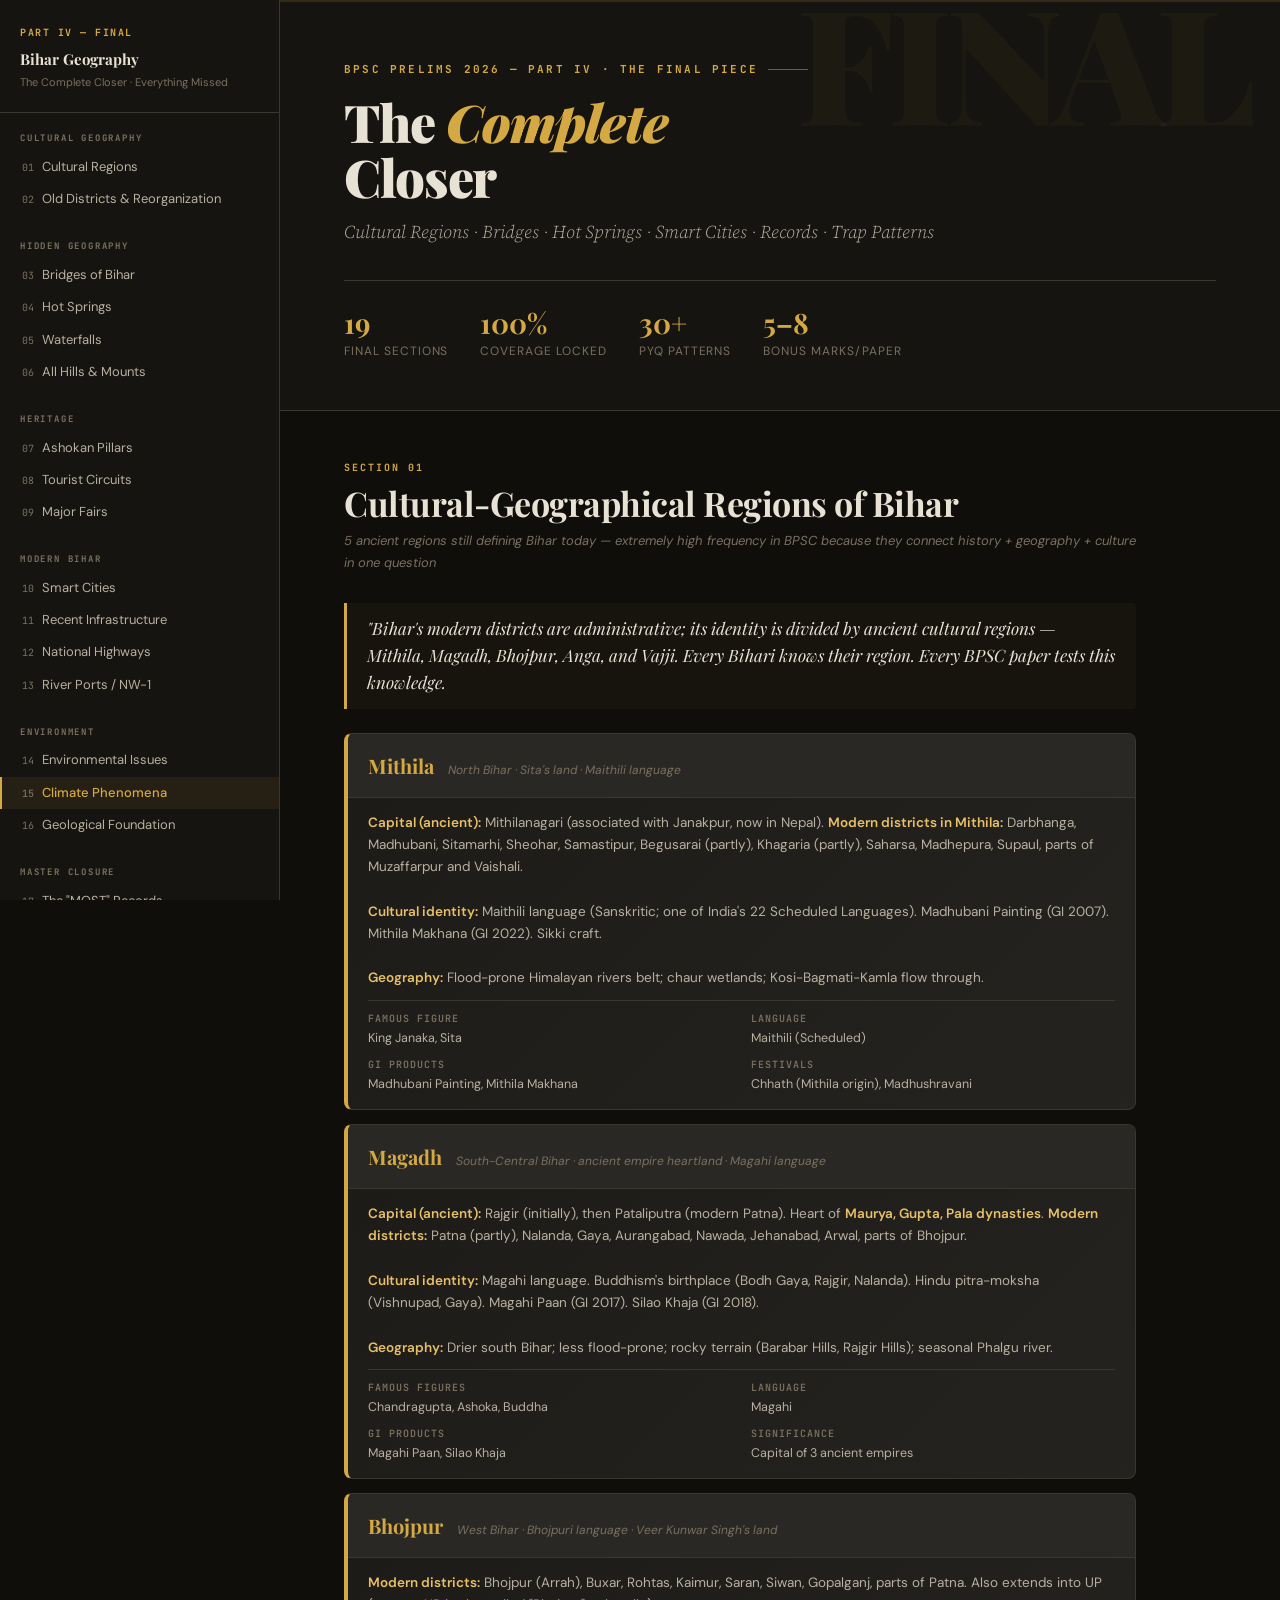
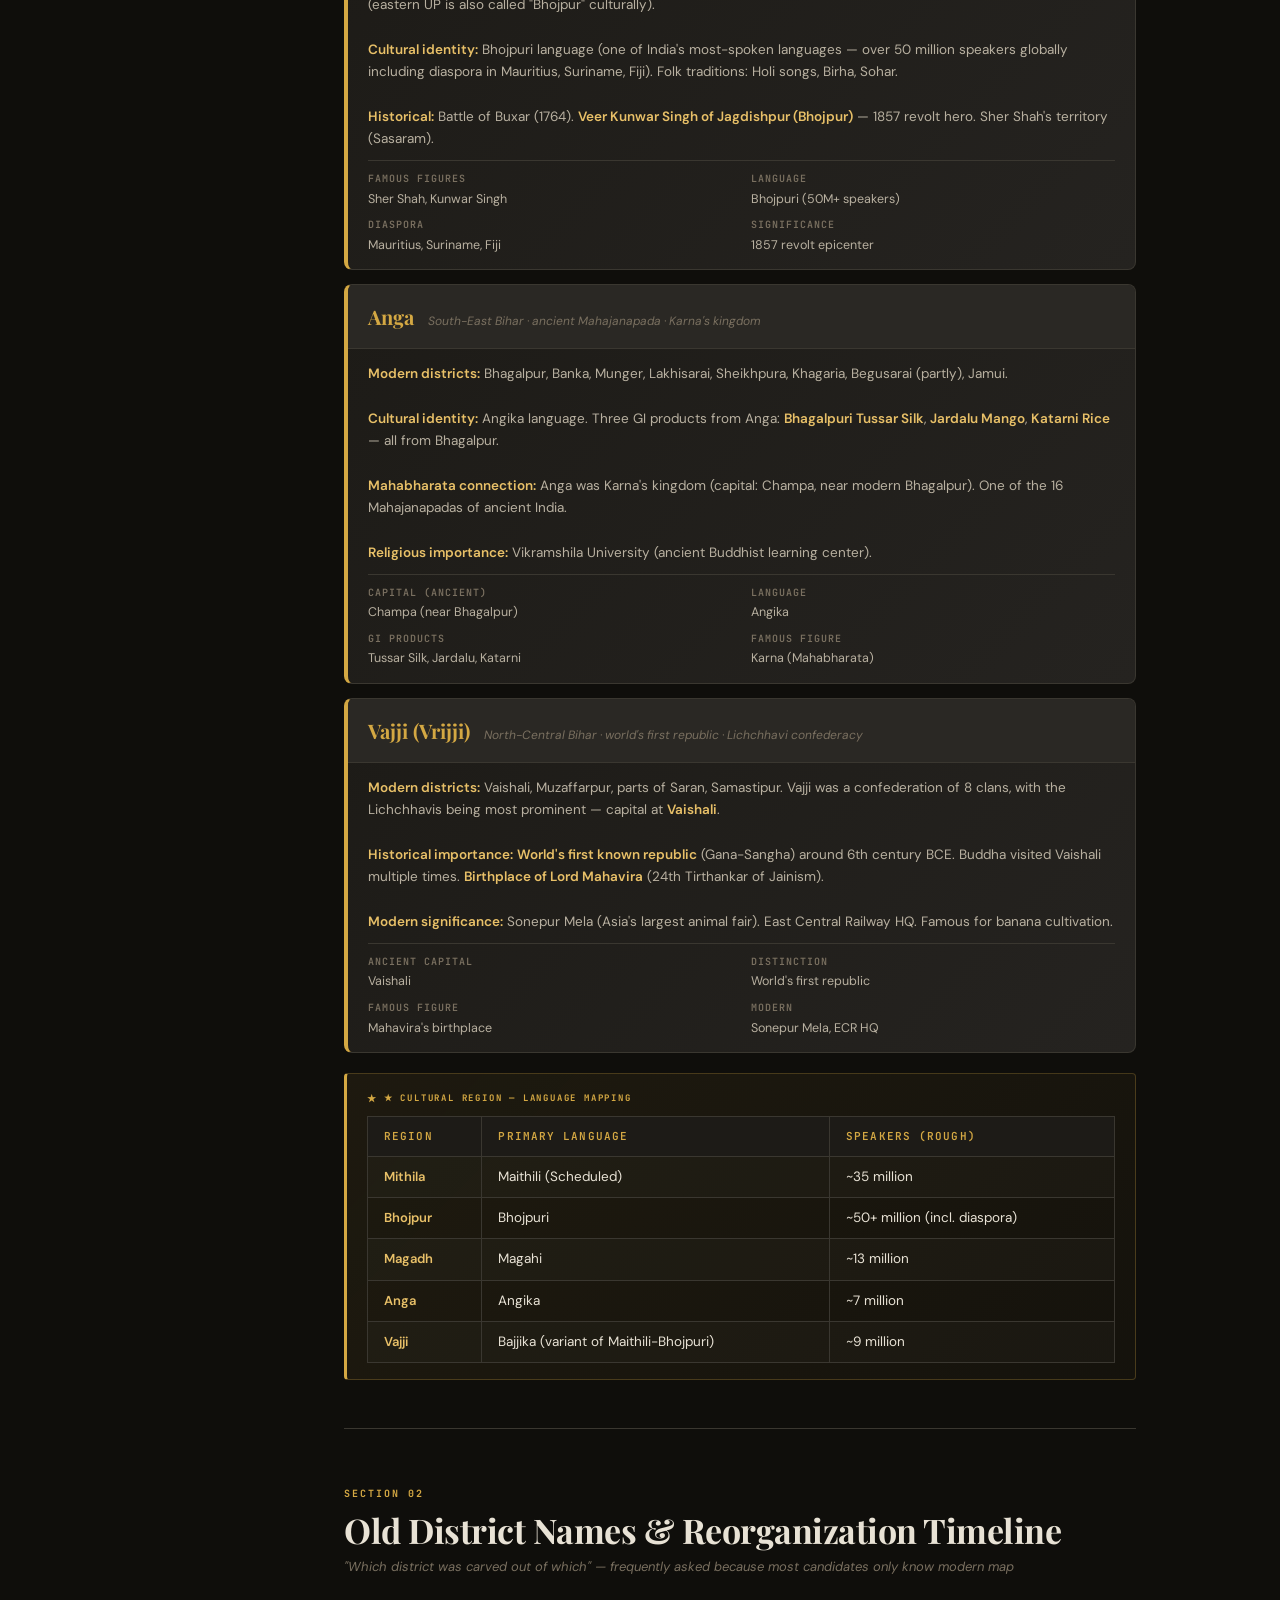
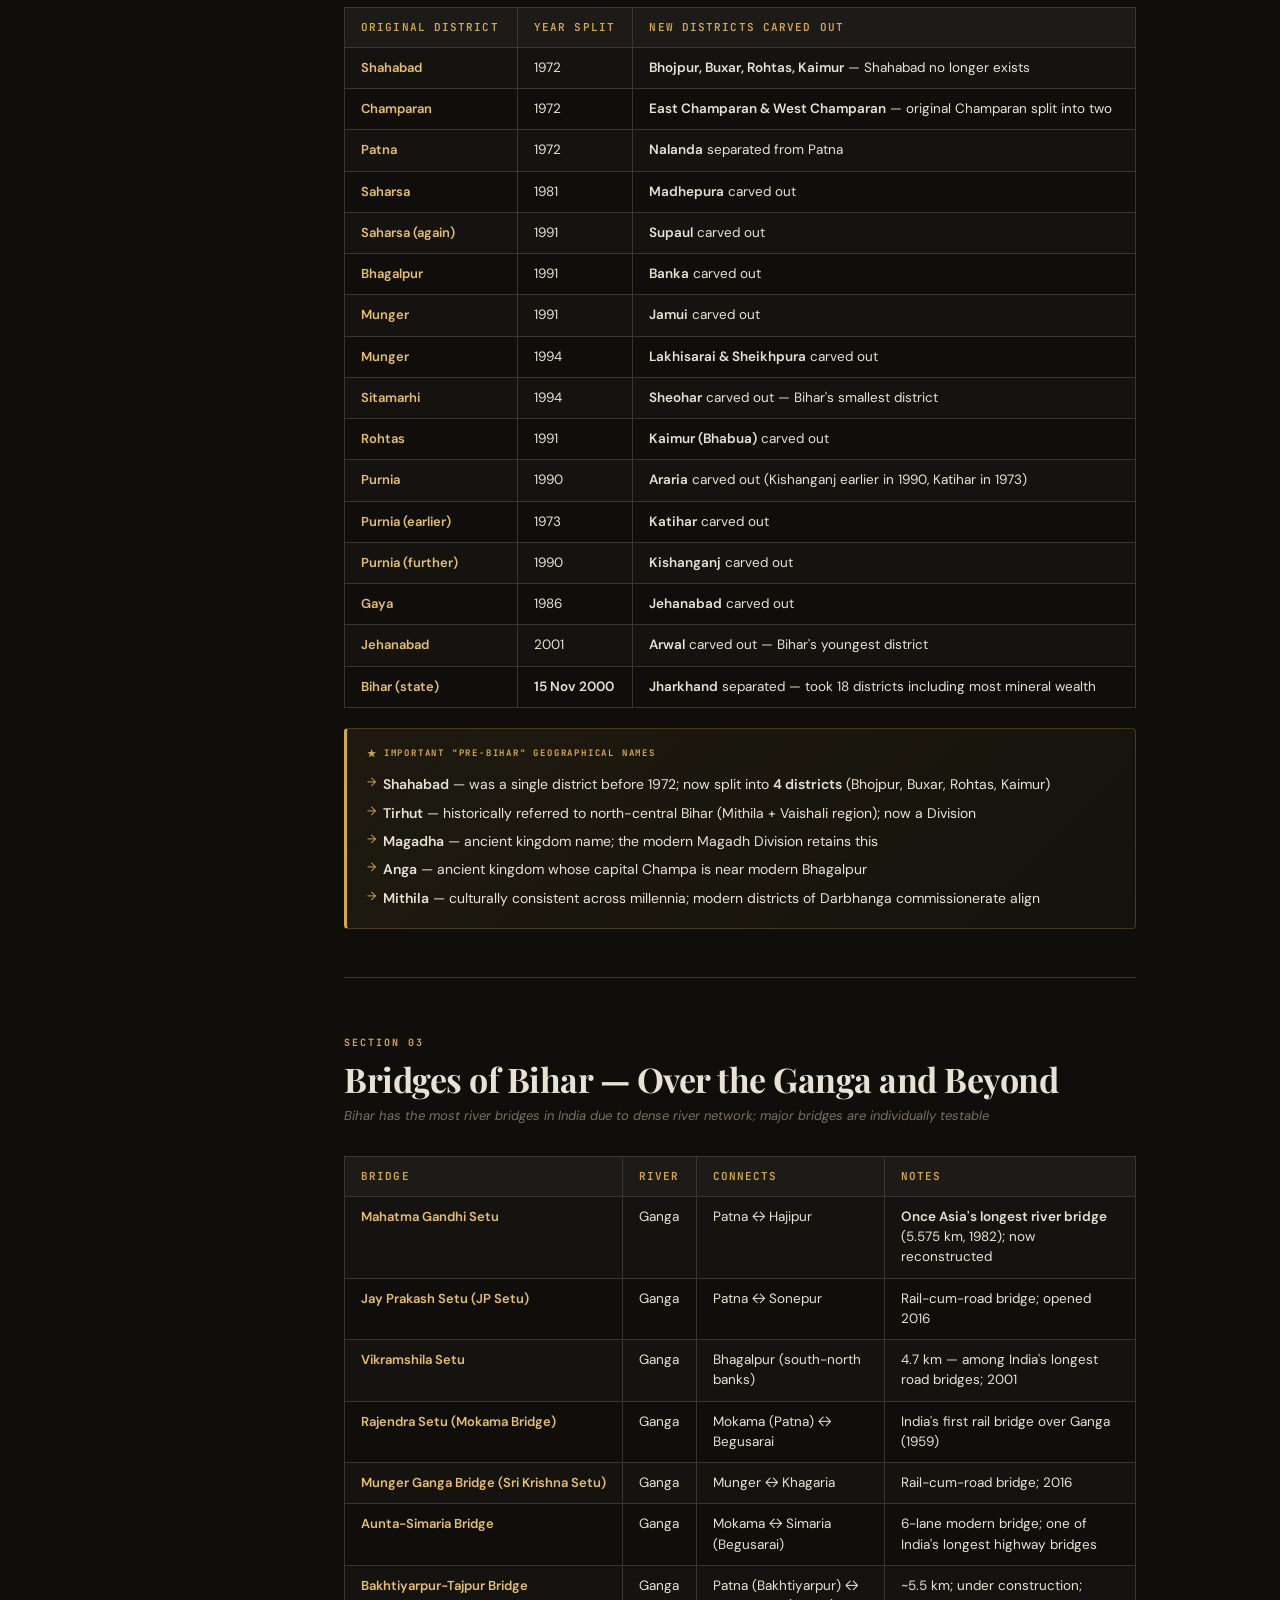
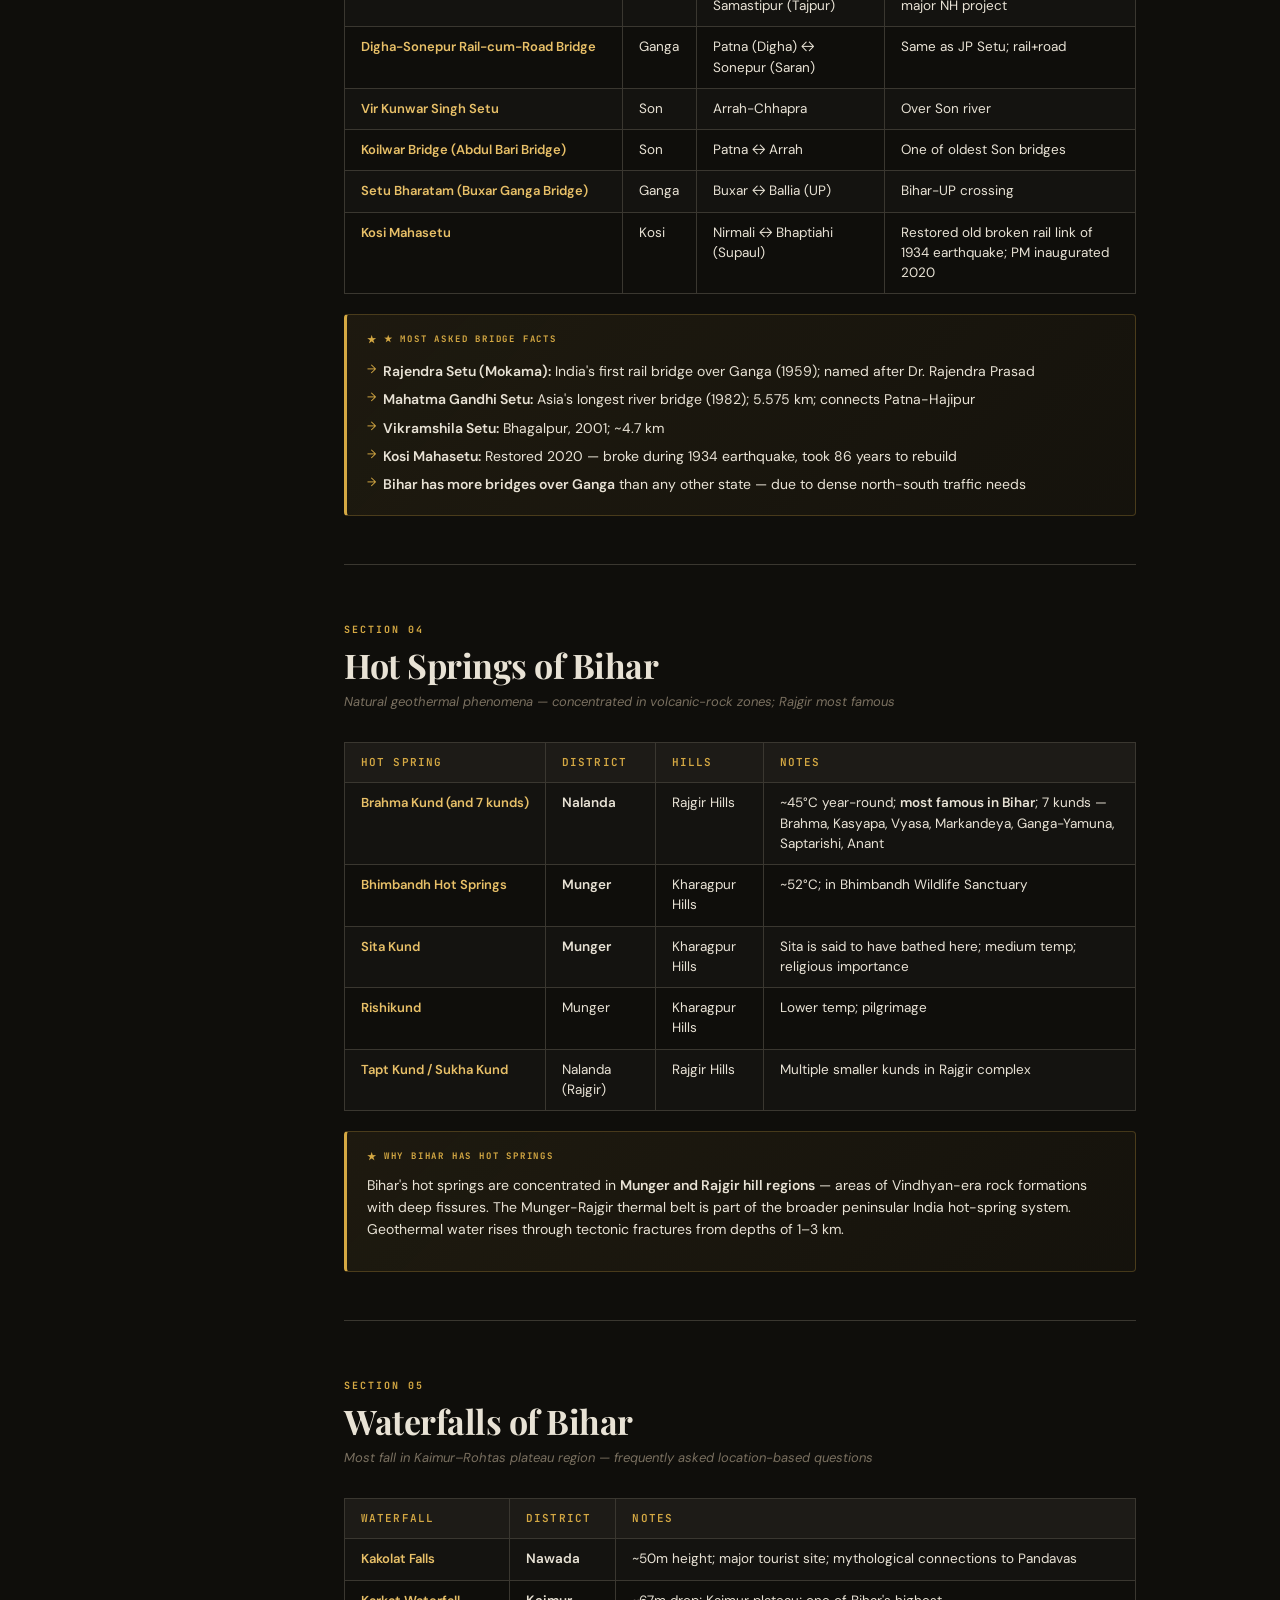
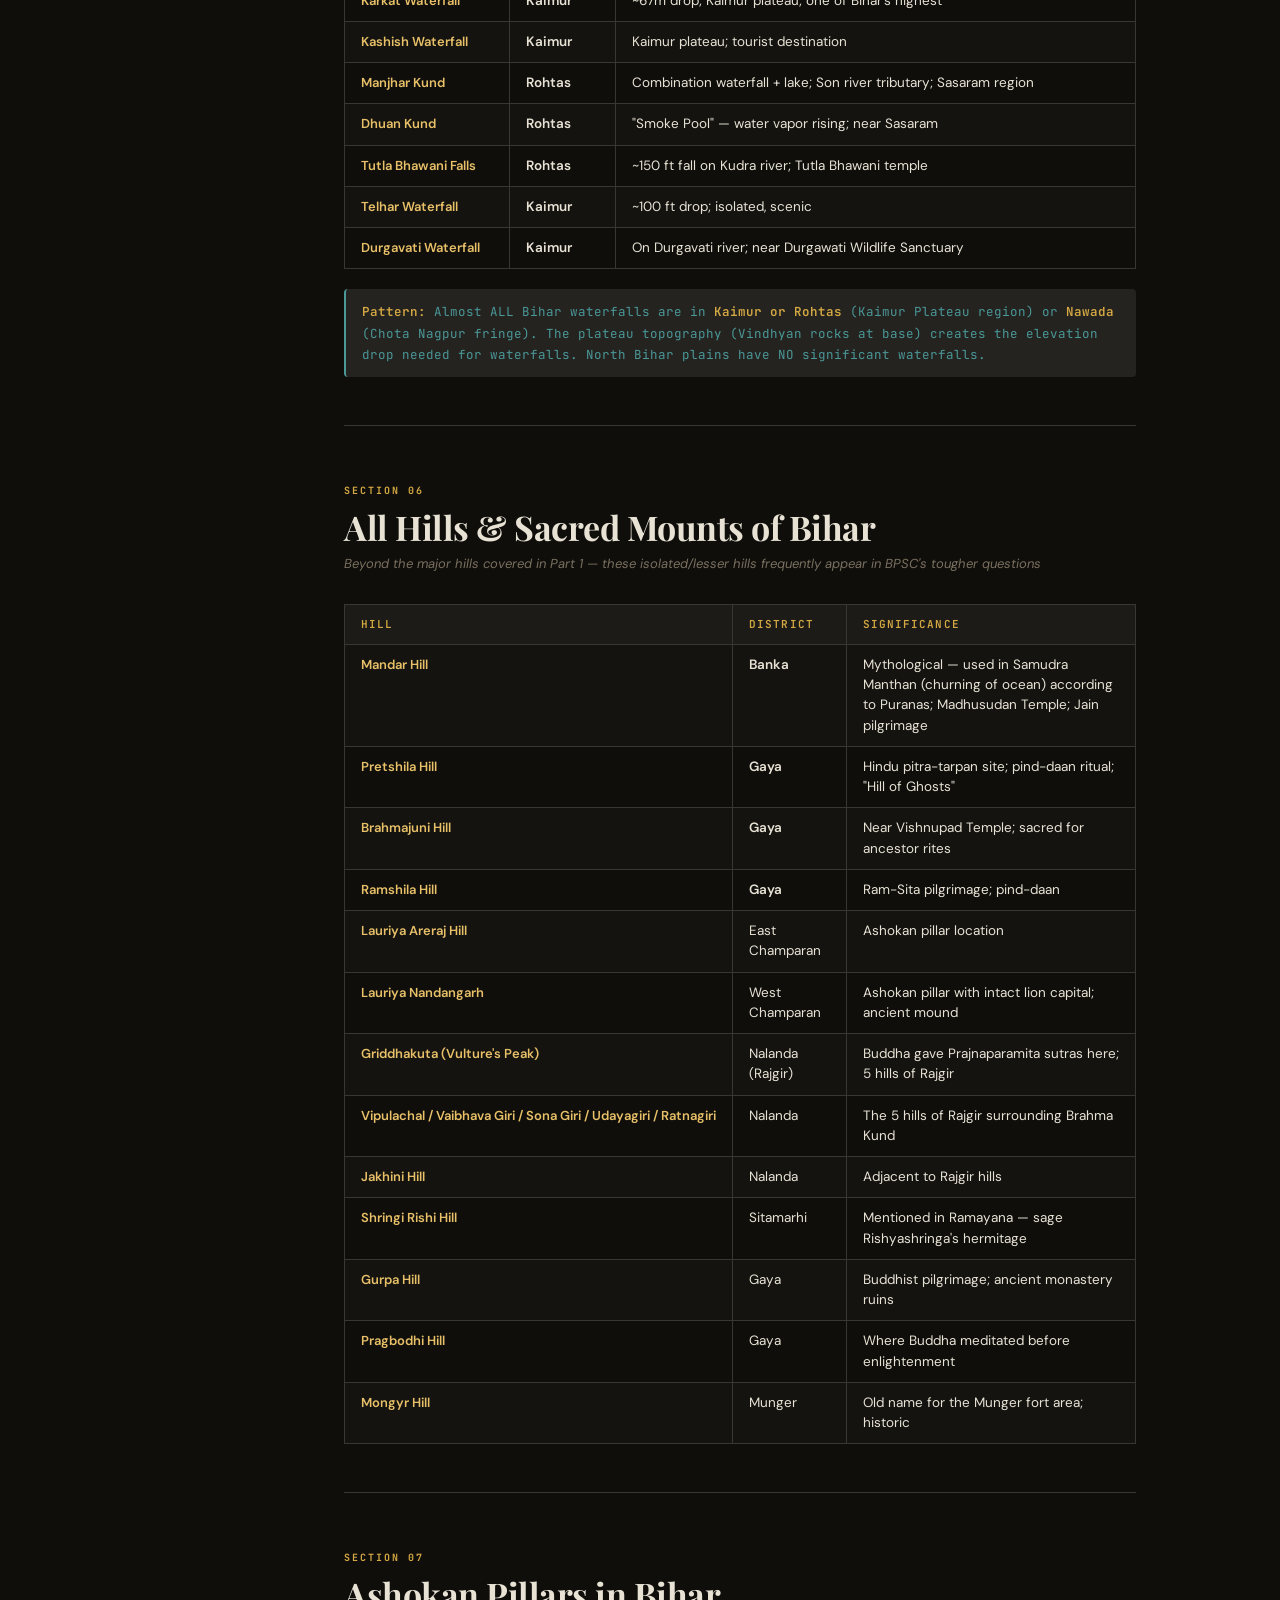
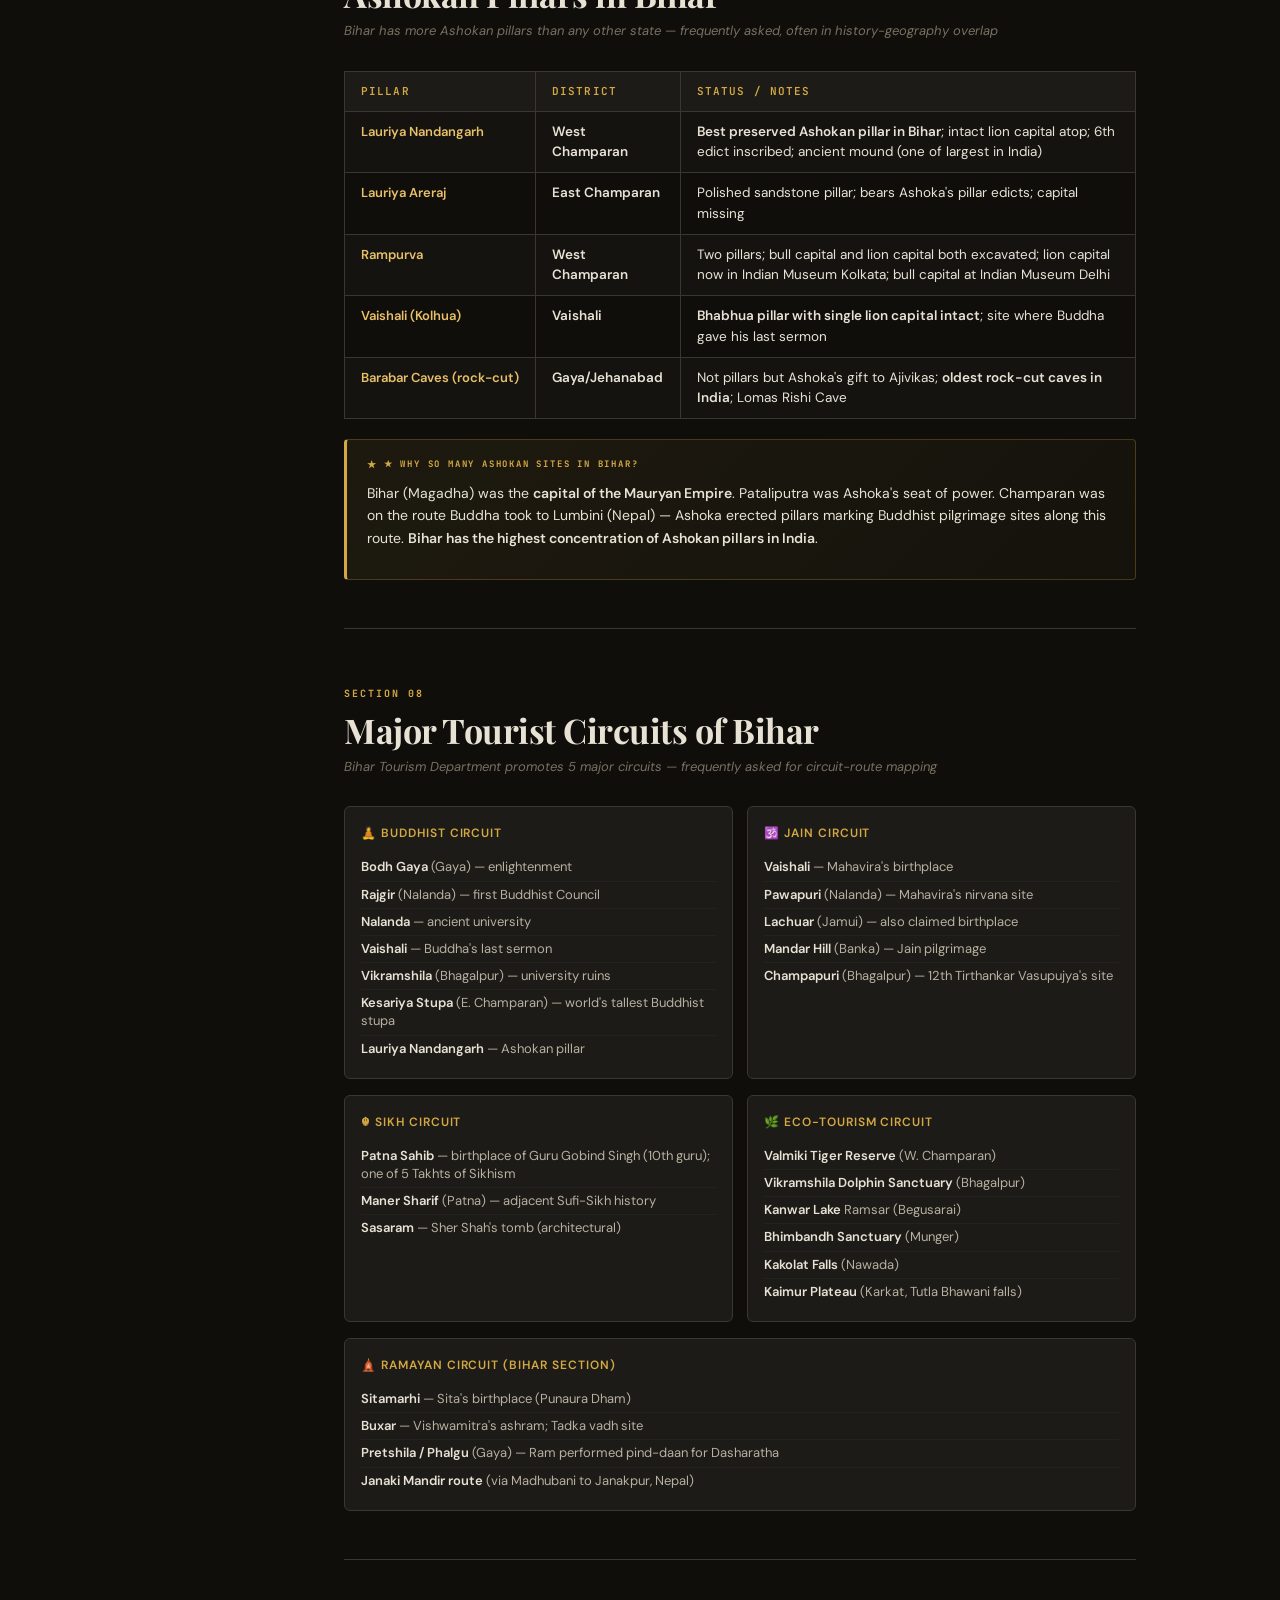
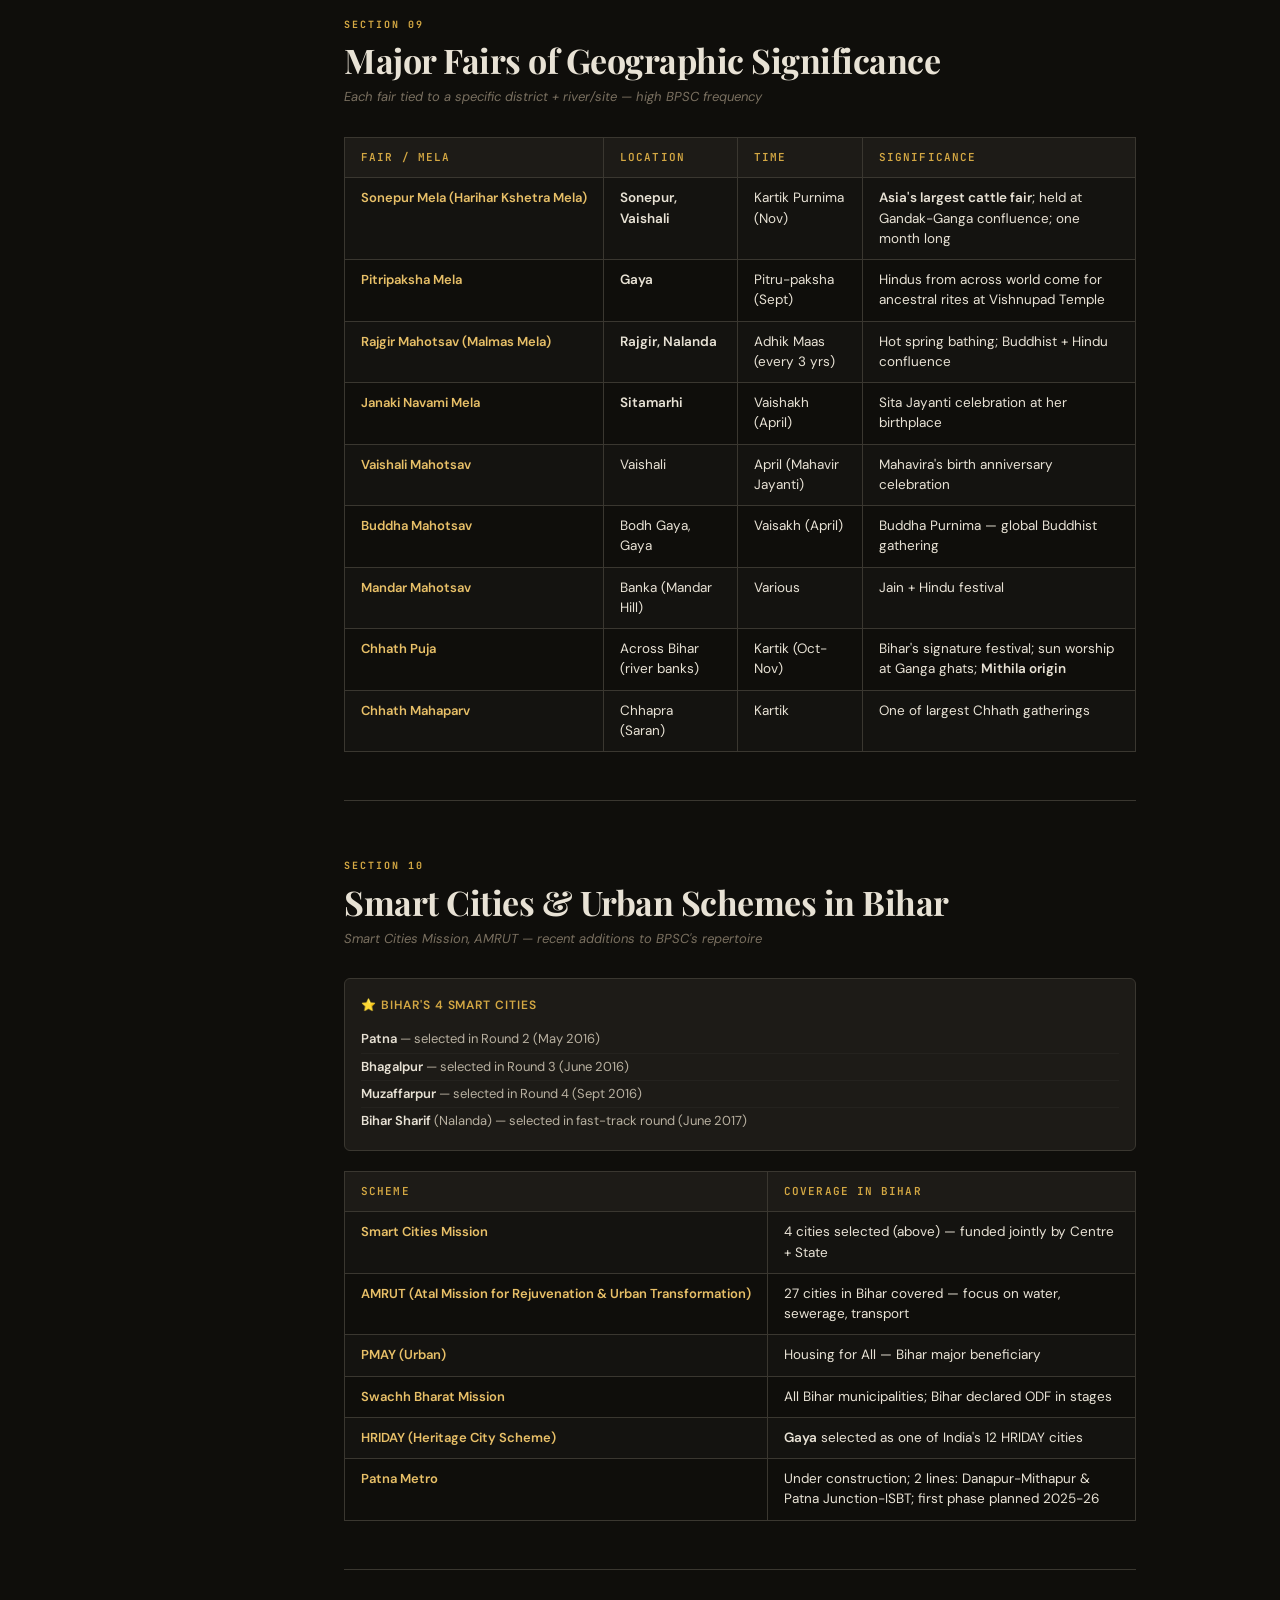
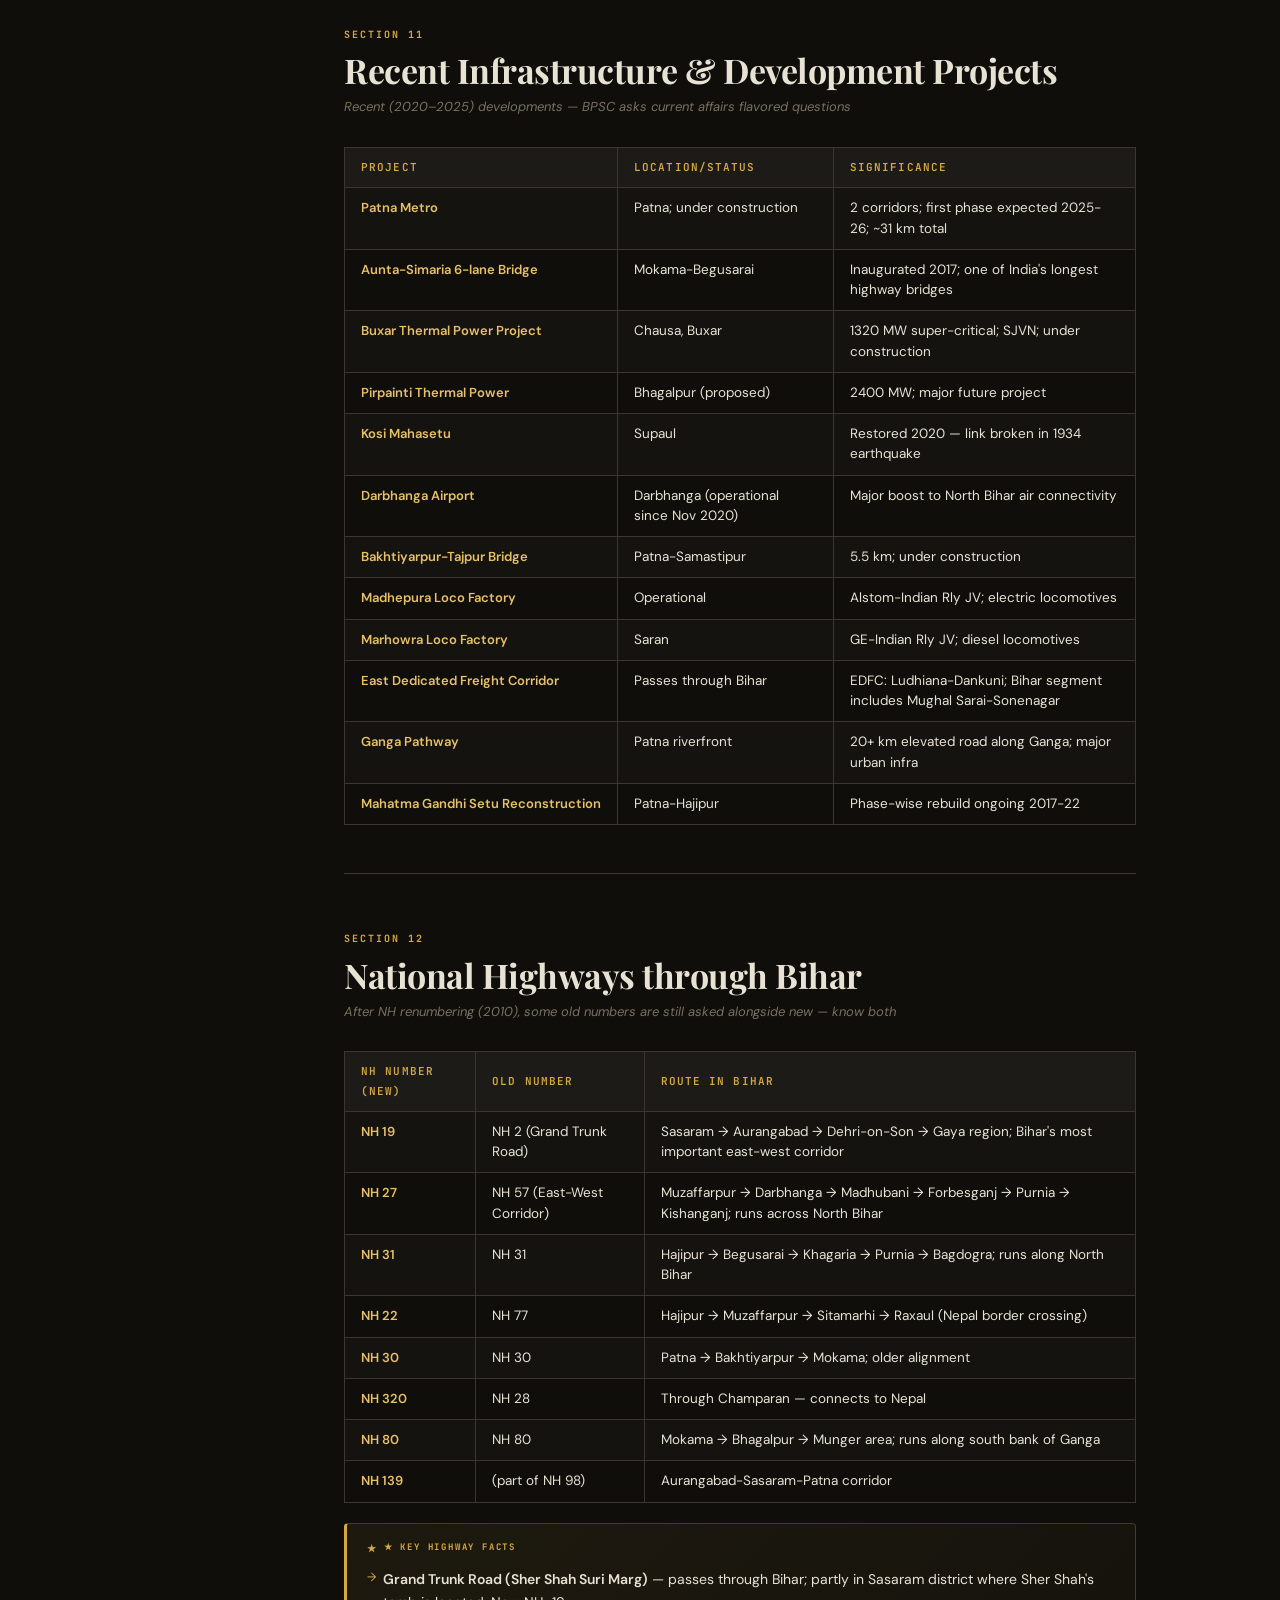
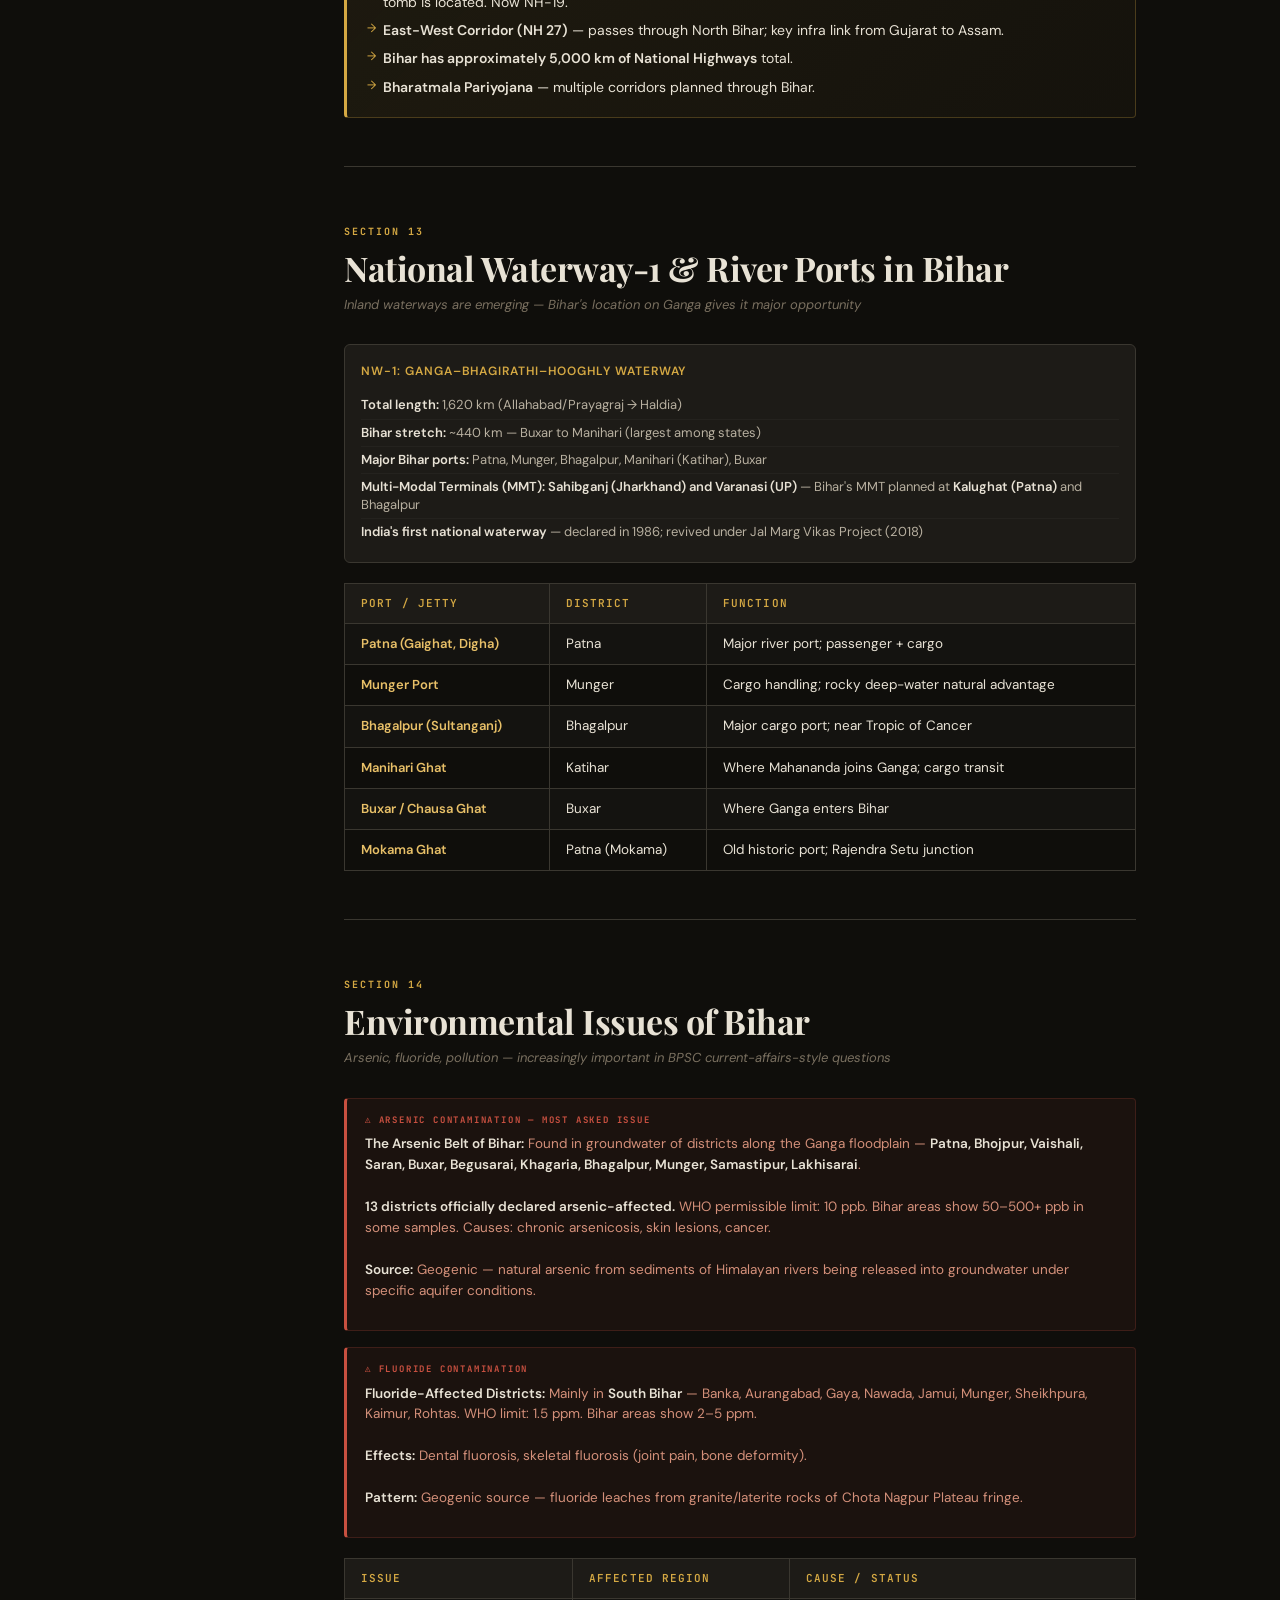
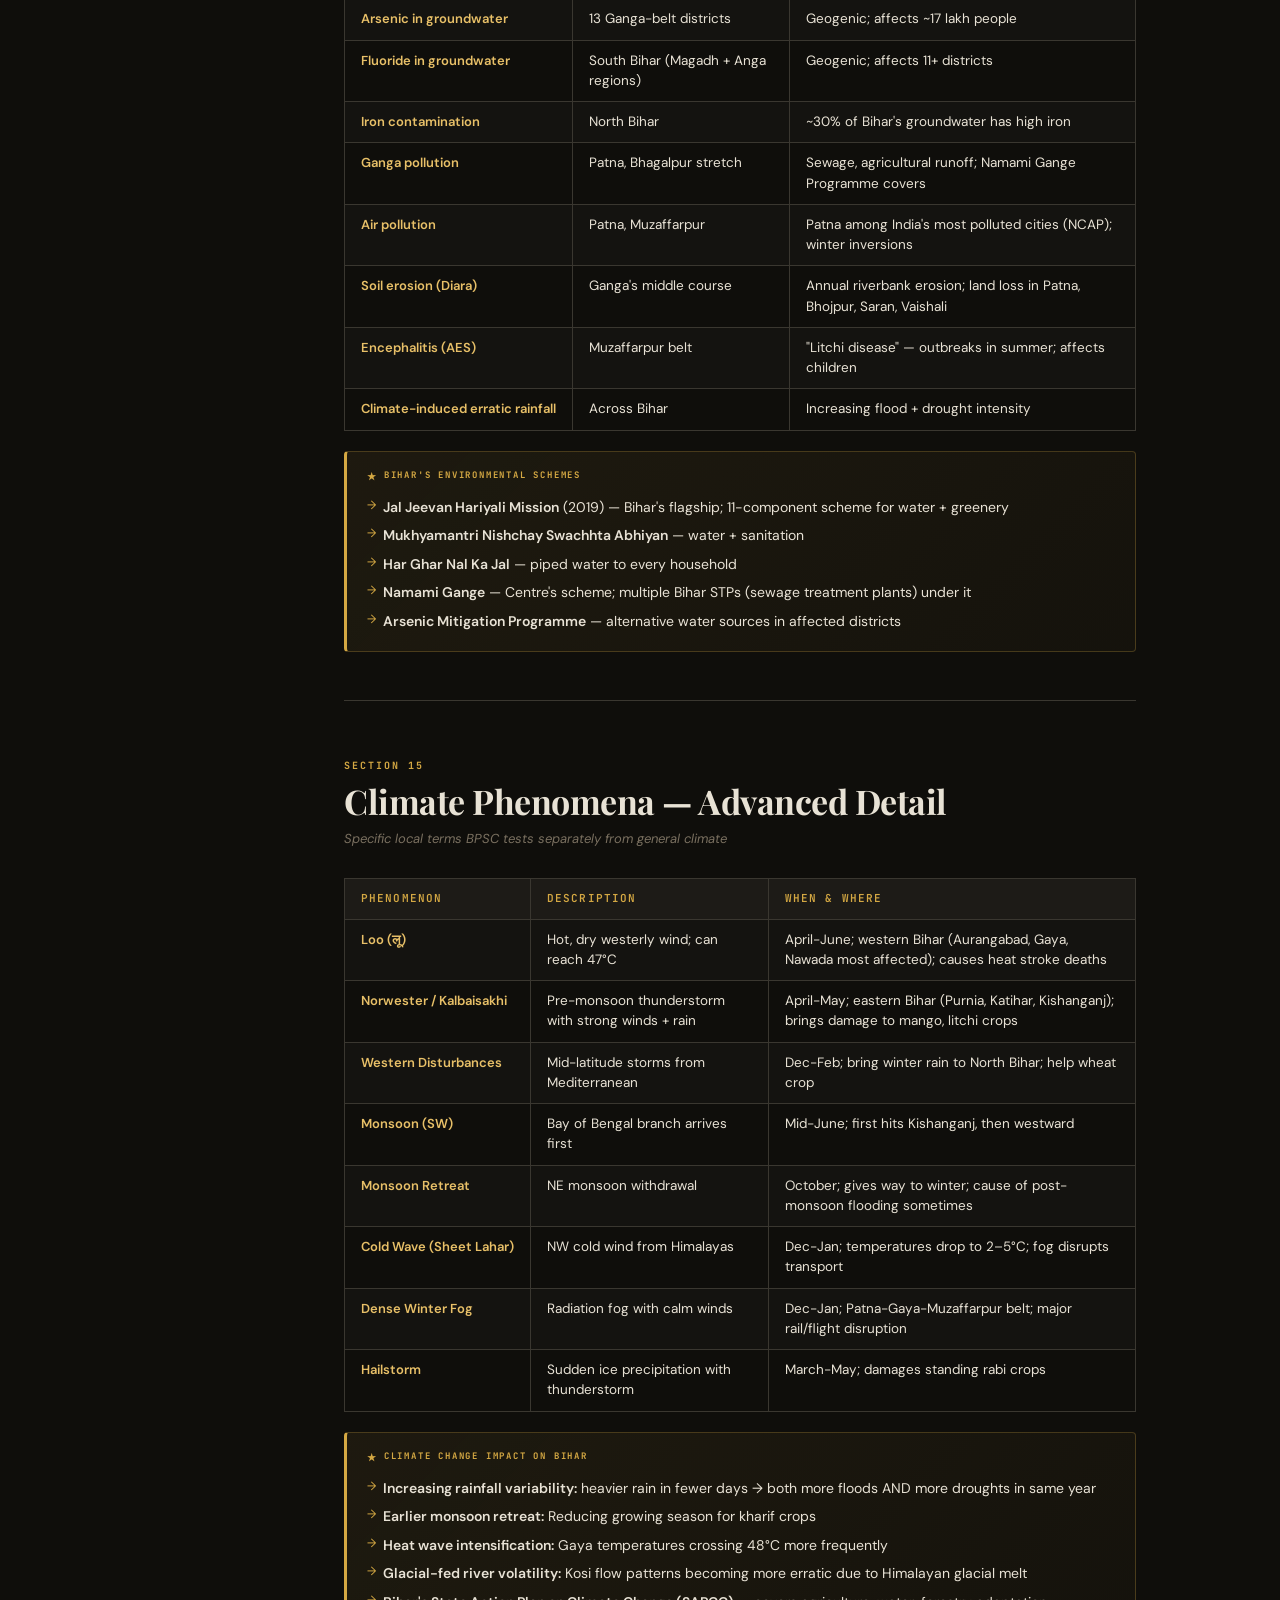
<file: pages/geography/core-4.html>
<!DOCTYPE html>
<html lang="en">
<head>
<meta charset="UTF-8">
<meta name="viewport" content="width=device-width, initial-scale=1.0">
<title>Bihar Geography — Part 4 (Final) | The Complete Closer</title>
<link href="https://fonts.googleapis.com/css2?family=Playfair+Display:ital,wght@0,400;0,600;0,700;0,900;1,400;1,700&family=Source+Serif+4:ital,opsz,wght@0,8..60,300;0,8..60,400;0,8..60,600;1,8..60,300;1,8..60,400&family=JetBrains+Mono:wght@400;500;700&family=DM+Sans:wght@300;400;500;600&display=swap" rel="stylesheet">
<style>
:root{--bg:#0f0e0b;--bg2:#161410;--bg3:#1d1b17;--bg4:#252320;--surface:#2a2824;--border:#3a3730;--text:#e8e2d5;--text2:#b8b0a0;--text3:#7a7060;--gold:#d4a843;--gold2:#e8c068;--amber:#c8843a;--red:#c85040;--green:#6a9e60;--blue:#5888b8;--teal:#4a9898;--purple:#9d7bb8;--sidebar-w:280px}
*{margin:0;padding:0;box-sizing:border-box}
body{background:var(--bg);color:var(--text);font-family:'Source Serif 4',Georgia,serif;font-size:16px;line-height:1.75;display:flex;min-height:100vh}
.sidebar{width:var(--sidebar-w);min-width:var(--sidebar-w);background:var(--bg2);border-right:1px solid var(--border);position:fixed;top:0;left:0;bottom:0;overflow-y:auto;z-index:100;display:flex;flex-direction:column}
.sidebar::-webkit-scrollbar{width:4px}.sidebar::-webkit-scrollbar-track{background:var(--bg2)}.sidebar::-webkit-scrollbar-thumb{background:var(--border);border-radius:2px}
.sidebar-header{padding:24px 20px 20px;border-bottom:1px solid var(--border);background:var(--bg2);position:sticky;top:0;z-index:10}
.sidebar-part-badge{font-family:'JetBrains Mono',monospace;font-size:10px;font-weight:700;letter-spacing:.15em;color:var(--gold);text-transform:uppercase;margin-bottom:8px;display:block}
.sidebar-title{font-family:'Playfair Display',serif;font-size:15px;font-weight:700;color:var(--text);line-height:1.3}
.sidebar-sub{font-family:'DM Sans',sans-serif;font-size:11px;color:var(--text3);margin-top:4px}
.nav-section{padding:6px 0}
.nav-section-label{font-family:'JetBrains Mono',monospace;font-size:9px;font-weight:700;letter-spacing:.2em;color:var(--text3);text-transform:uppercase;padding:12px 20px 4px}
.nav-item{display:block;padding:7px 20px;font-family:'DM Sans',sans-serif;font-size:13px;color:var(--text2);text-decoration:none;border-left:2px solid transparent;transition:all .15s ease;cursor:pointer;line-height:1.4}
.nav-item:hover{color:var(--gold);background:rgba(212,168,67,.05);border-left-color:rgba(212,168,67,.3)}
.nav-item.active{color:var(--gold);background:rgba(212,168,67,.08);border-left-color:var(--gold);font-weight:500}
.nav-item .nav-num{font-family:'JetBrains Mono',monospace;font-size:10px;color:var(--text3);margin-right:8px}
.sidebar-footer{margin-top:auto;padding:16px 20px;border-top:1px solid var(--border);font-family:'DM Sans',sans-serif;font-size:11px;color:var(--text3);line-height:1.6}
.main{margin-left:var(--sidebar-w);flex:1;min-width:0}
.hero{background:var(--bg2);border-bottom:1px solid var(--border);padding:60px 64px 48px;position:relative;overflow:hidden}
.hero::before{content:'FINAL';position:absolute;right:30px;top:-20px;font-family:'Playfair Display',serif;font-size:160px;font-weight:900;color:rgba(212,168,67,.04);letter-spacing:-6px;pointer-events:none;line-height:1}
.hero-eyebrow{font-family:'JetBrains Mono',monospace;font-size:11px;font-weight:700;letter-spacing:.2em;color:var(--gold);text-transform:uppercase;margin-bottom:16px;display:flex;align-items:center;gap:10px}
.hero-eyebrow::after{content:'';display:block;width:40px;height:1px;background:var(--gold);opacity:.5}
.hero-title{font-family:'Playfair Display',serif;font-size:52px;font-weight:900;line-height:1.05;color:var(--text);margin-bottom:8px;letter-spacing:-1px}
.hero-title span{color:var(--gold);font-style:italic}
.hero-subtitle{font-family:'Source Serif 4',serif;font-size:18px;color:var(--text2);margin-top:12px;font-style:italic;font-weight:300}
.hero-stats{display:flex;gap:32px;margin-top:32px;padding-top:28px;border-top:1px solid var(--border);flex-wrap:wrap}
.hero-stat{display:flex;flex-direction:column;gap:4px}
.hero-stat-num{font-family:'Playfair Display',serif;font-size:28px;font-weight:700;color:var(--gold);line-height:1}
.hero-stat-label{font-family:'DM Sans',sans-serif;font-size:12px;color:var(--text3);text-transform:uppercase;letter-spacing:.08em}
.content{padding:0 64px 80px;max-width:920px}
.section{padding-top:56px;border-top:1px solid var(--border);margin-top:48px}
.section:first-child{border-top:none;margin-top:0;padding-top:48px}
.section-number{font-family:'JetBrains Mono',monospace;font-size:10px;font-weight:700;color:var(--gold);letter-spacing:.2em;text-transform:uppercase;margin-bottom:8px;display:block}
.section-title{font-family:'Playfair Display',serif;font-size:34px;font-weight:700;color:var(--text);line-height:1.15;margin-bottom:6px;letter-spacing:-.5px}
.section-desc{font-family:'DM Sans',sans-serif;font-size:13px;color:var(--text3);margin-bottom:28px;font-style:italic}
.subsection{margin-top:36px}
.subsection-title{font-family:'Playfair Display',serif;font-size:21px;font-weight:600;color:var(--text);margin-bottom:14px;padding-bottom:8px;border-bottom:1px solid var(--border);display:flex;align-items:center;gap:12px}
.subsection-title .bullet{width:6px;height:6px;background:var(--gold);border-radius:50%;flex-shrink:0}
.exam-box{background:linear-gradient(135deg,rgba(212,168,67,.08),rgba(212,168,67,.03));border:1px solid rgba(212,168,67,.25);border-left:3px solid var(--gold);border-radius:4px;padding:16px 20px;margin:20px 0}
.exam-box-label{font-family:'JetBrains Mono',monospace;font-size:9px;font-weight:700;color:var(--gold);letter-spacing:.2em;text-transform:uppercase;margin-bottom:8px;display:flex;align-items:center;gap:6px}
.exam-box-label::before{content:'★';font-size:10px}
.exam-box p,.exam-box li{font-family:'DM Sans',sans-serif;font-size:14px;color:var(--text);line-height:1.6}
.exam-box ul{list-style:none;padding:0}
.exam-box li{padding:3px 0 3px 16px;position:relative}
.exam-box li::before{content:'→';position:absolute;left:0;color:var(--gold);font-size:12px}
.warn-box{background:rgba(200,80,64,.07);border:1px solid rgba(200,80,64,.2);border-left:3px solid var(--red);border-radius:4px;padding:14px 18px;margin:16px 0}
.warn-box-label{font-family:'JetBrains Mono',monospace;font-size:9px;font-weight:700;color:var(--red);letter-spacing:.2em;text-transform:uppercase;margin-bottom:6px}
.warn-box p{font-family:'DM Sans',sans-serif;font-size:13.5px;color:#d4907a;line-height:1.55}
.fact-table{width:100%;border-collapse:collapse;margin:20px 0;font-family:'DM Sans',sans-serif}
.fact-table th{background:var(--bg3);color:var(--gold);font-size:11px;font-weight:600;letter-spacing:.1em;text-transform:uppercase;padding:10px 16px;text-align:left;border:1px solid var(--border);font-family:'JetBrains Mono',monospace}
.fact-table td{padding:10px 16px;font-size:13.5px;color:var(--text);border:1px solid var(--border);line-height:1.5;vertical-align:top}
.fact-table tr:nth-child(even) td{background:rgba(255,255,255,.02)}
.fact-table tr:hover td{background:rgba(212,168,67,.04)}
.fact-table td.key{color:var(--gold2);font-weight:600;font-size:13px;white-space:nowrap}
.fact-table td.hl{color:var(--gold);font-family:'JetBrains Mono',monospace;font-size:13px;font-weight:700}
.bpsc-q{background:var(--bg4);border:1px solid var(--border);border-radius:4px;padding:14px 18px;margin:12px 0}
.bpsc-q-label{font-family:'JetBrains Mono',monospace;font-size:9px;color:var(--amber);letter-spacing:.15em;text-transform:uppercase;margin-bottom:6px}
.bpsc-q-text{font-family:'Source Serif 4',serif;font-size:14px;color:var(--text);font-style:italic;line-height:1.55;margin-bottom:6px}
.bpsc-q-ans{font-family:'DM Sans',sans-serif;font-size:13px;color:var(--green)}
.bpsc-q-ans::before{content:'✓ '}
p{margin-bottom:14px;color:var(--text2);font-size:15.5px;line-height:1.8}
strong{color:var(--text);font-weight:600}
em{color:var(--gold2);font-style:normal;font-weight:600}
ul.cl{list-style:none;padding:0;margin:10px 0 16px}
ul.cl li{padding:6px 0 6px 22px;position:relative;font-family:'DM Sans',sans-serif;font-size:14.5px;color:var(--text2);line-height:1.5;border-bottom:1px solid rgba(255,255,255,.03)}
ul.cl li:last-child{border-bottom:none}
ul.cl li::before{content:'◆';position:absolute;left:0;color:var(--gold);font-size:8px;top:10px}
ul.cl li strong{color:var(--text)}
.divider{height:1px;background:var(--border);margin:28px 0}
.grid-2{display:grid;grid-template-columns:1fr 1fr;gap:14px;margin:16px 0}
.grid-3{display:grid;grid-template-columns:1fr 1fr 1fr;gap:14px;margin:16px 0}
.grid-card{background:var(--bg3);border:1px solid var(--border);border-radius:6px;padding:16px}
.grid-card-title{font-family:'DM Sans',sans-serif;font-size:12px;font-weight:600;color:var(--gold);text-transform:uppercase;letter-spacing:.08em;margin-bottom:10px}
.grid-card ul{list-style:none;padding:0}
.grid-card li{font-family:'DM Sans',sans-serif;font-size:13px;color:var(--text2);padding:4px 0;border-bottom:1px solid rgba(255,255,255,.03);line-height:1.4}
.grid-card li:last-child{border-bottom:none}
.grid-card li strong{color:var(--text)}
.memo{background:var(--bg4);border-radius:4px;padding:12px 16px;margin:10px 0;font-family:'JetBrains Mono',monospace;font-size:12.5px;color:var(--teal);line-height:1.7;border-left:2px solid var(--teal)}
.memo strong{color:var(--gold)}
.progress-bar{position:fixed;top:0;left:var(--sidebar-w);right:0;height:2px;background:rgba(212,168,67,.15);z-index:200}
.progress-fill{height:100%;background:var(--gold);width:0%;transition:width .1s linear}
.pull-quote{border-left:3px solid var(--gold);padding:12px 20px;margin:24px 0;background:rgba(212,168,67,.04);border-radius:0 4px 4px 0}
.pull-quote p{font-family:'Playfair Display',serif;font-size:17px;font-style:italic;color:var(--text);line-height:1.6;margin:0}

/* REGION CARD */
.region-card{background:linear-gradient(135deg,var(--bg3),var(--bg4));border:1px solid var(--border);border-radius:8px;margin:14px 0;overflow:hidden;border-left:4px solid var(--gold)}
.region-header{padding:14px 20px;background:var(--surface);display:flex;align-items:baseline;gap:14px;flex-wrap:wrap;border-bottom:1px solid var(--border)}
.region-name{font-family:'Playfair Display',serif;font-size:20px;font-weight:700;color:var(--gold)}
.region-tagline{font-family:'DM Sans',sans-serif;font-size:12px;color:var(--text3);font-style:italic}
.region-body{padding:14px 20px;font-family:'DM Sans',sans-serif;font-size:13.5px;color:var(--text2);line-height:1.65}
.region-body strong{color:var(--gold2)}
.region-grid{display:grid;grid-template-columns:1fr 1fr;gap:8px 18px;margin-top:10px;padding-top:10px;border-top:1px solid var(--border)}
.region-grid > div{font-size:12.5px}
.region-grid strong{color:var(--text3);font-family:'JetBrains Mono',monospace;font-size:10px;text-transform:uppercase;letter-spacing:.1em;display:block;margin-bottom:1px}

/* RECORD CARD */
.record{display:grid;grid-template-columns:auto 1fr;gap:16px;align-items:center;background:var(--bg3);border:1px solid var(--border);border-radius:6px;padding:12px 18px;margin:8px 0;border-left:3px solid var(--gold)}
.record-num{font-family:'Playfair Display',serif;font-size:18px;font-weight:700;color:var(--gold);min-width:40px}
.record-text{font-family:'DM Sans',sans-serif;font-size:13.5px;color:var(--text);line-height:1.5}
.record-text strong{color:var(--gold2)}
.record-text small{display:block;font-size:11px;color:var(--text3);margin-top:2px;font-family:'JetBrains Mono',monospace;letter-spacing:.05em}

/* TRAP CARD */
.trap{background:rgba(200,80,64,.06);border:1px solid rgba(200,80,64,.2);border-radius:6px;padding:14px 18px;margin:10px 0;border-left:3px solid var(--red)}
.trap-label{font-family:'JetBrains Mono',monospace;font-size:9px;color:var(--red);letter-spacing:.2em;text-transform:uppercase;margin-bottom:6px}
.trap-q{font-family:'Source Serif 4',serif;font-size:14px;color:var(--text);font-style:italic;line-height:1.55;margin-bottom:6px}
.trap-a{font-family:'DM Sans',sans-serif;font-size:13px;color:#8ec480;line-height:1.5}
.trap-a strong{color:var(--gold2)}

@media(max-width:900px){.sidebar{display:none}.main{margin-left:0}.hero{padding:32px 24px}.content{padding:0 24px 60px}.grid-2,.grid-3{grid-template-columns:1fr}.hero-stats{gap:20px}.hero-title{font-size:36px}.region-grid{grid-template-columns:1fr}.record{grid-template-columns:1fr}}
</style>
</head>
<body>
<div class="progress-bar"><div class="progress-fill" id="pf"></div></div>

<nav class="sidebar">
  <div class="sidebar-header">
    <span class="sidebar-part-badge">Part IV — FINAL</span>
    <div class="sidebar-title">Bihar Geography</div>
    <div class="sidebar-sub">The Complete Closer · Everything Missed</div>
  </div>
  <div class="nav-section">
    <div class="nav-section-label">Cultural Geography</div>
    <a class="nav-item" href="#s1"><span class="nav-num">01</span>Cultural Regions</a>
    <a class="nav-item" href="#s2"><span class="nav-num">02</span>Old Districts &amp; Reorganization</a>
  </div>
  <div class="nav-section">
    <div class="nav-section-label">Hidden Geography</div>
    <a class="nav-item" href="#s3"><span class="nav-num">03</span>Bridges of Bihar</a>
    <a class="nav-item" href="#s4"><span class="nav-num">04</span>Hot Springs</a>
    <a class="nav-item" href="#s5"><span class="nav-num">05</span>Waterfalls</a>
    <a class="nav-item" href="#s6"><span class="nav-num">06</span>All Hills &amp; Mounts</a>
  </div>
  <div class="nav-section">
    <div class="nav-section-label">Heritage</div>
    <a class="nav-item" href="#s7"><span class="nav-num">07</span>Ashokan Pillars</a>
    <a class="nav-item" href="#s8"><span class="nav-num">08</span>Tourist Circuits</a>
    <a class="nav-item" href="#s9"><span class="nav-num">09</span>Major Fairs</a>
  </div>
  <div class="nav-section">
    <div class="nav-section-label">Modern Bihar</div>
    <a class="nav-item" href="#s10"><span class="nav-num">10</span>Smart Cities</a>
    <a class="nav-item" href="#s11"><span class="nav-num">11</span>Recent Infrastructure</a>
    <a class="nav-item" href="#s12"><span class="nav-num">12</span>National Highways</a>
    <a class="nav-item" href="#s13"><span class="nav-num">13</span>River Ports / NW-1</a>
  </div>
  <div class="nav-section">
    <div class="nav-section-label">Environment</div>
    <a class="nav-item" href="#s14"><span class="nav-num">14</span>Environmental Issues</a>
    <a class="nav-item" href="#s15"><span class="nav-num">15</span>Climate Phenomena</a>
    <a class="nav-item" href="#s16"><span class="nav-num">16</span>Geological Foundation</a>
  </div>
  <div class="nav-section">
    <div class="nav-section-label">Master Closure</div>
    <a class="nav-item" href="#s17"><span class="nav-num">17</span>The "MOST" Records</a>
    <a class="nav-item" href="#s18"><span class="nav-num">18</span>BPSC Trap Patterns</a>
    <a class="nav-item" href="#s19"><span class="nav-num">19</span>Final 30-Q Mega Drill</a>
  </div>
  <div class="sidebar-footer">⚡ This is the closer. After this, no Bihar Geography question can surprise you.</div>
</nav>

<main class="main">
<div class="hero">
  <div class="hero-eyebrow">BPSC Prelims 2026 — Part IV · The Final Piece</div>
  <h1 class="hero-title">The <span>Complete</span><br>Closer</h1>
  <div class="hero-subtitle">Cultural Regions · Bridges · Hot Springs · Smart Cities · Records · Trap Patterns</div>
  <div class="hero-stats">
    <div class="hero-stat"><div class="hero-stat-num">19</div><div class="hero-stat-label">Final Sections</div></div>
    <div class="hero-stat"><div class="hero-stat-num">100%</div><div class="hero-stat-label">Coverage Locked</div></div>
    <div class="hero-stat"><div class="hero-stat-num">30+</div><div class="hero-stat-label">PYQ Patterns</div></div>
    <div class="hero-stat"><div class="hero-stat-num">5–8</div><div class="hero-stat-label">Bonus Marks/Paper</div></div>
  </div>
</div>

<div class="content">

<!-- S1: CULTURAL REGIONS -->
<section class="section" id="s1">
<span class="section-number">Section 01</span>
<h2 class="section-title">Cultural-Geographical Regions of Bihar</h2>
<div class="section-desc">5 ancient regions still defining Bihar today — extremely high frequency in BPSC because they connect history + geography + culture in one question</div>

<div class="pull-quote"><p>"Bihar's modern districts are administrative; its identity is divided by ancient cultural regions — Mithila, Magadh, Bhojpur, Anga, and Vajji. Every Bihari knows their region. Every BPSC paper tests this knowledge.</p></div>

<div class="region-card">
<div class="region-header">
<span class="region-name">Mithila</span>
<span class="region-tagline">North Bihar · Sita's land · Maithili language</span>
</div>
<div class="region-body">
<strong>Capital (ancient):</strong> Mithilanagari (associated with Janakpur, now in Nepal). <strong>Modern districts in Mithila:</strong> Darbhanga, Madhubani, Sitamarhi, Sheohar, Samastipur, Begusarai (partly), Khagaria (partly), Saharsa, Madhepura, Supaul, parts of Muzaffarpur and Vaishali.<br><br>
<strong>Cultural identity:</strong> Maithili language (Sanskritic; one of India's 22 Scheduled Languages). Madhubani Painting (GI 2007). Mithila Makhana (GI 2022). Sikki craft.<br><br>
<strong>Geography:</strong> Flood-prone Himalayan rivers belt; chaur wetlands; Kosi-Bagmati-Kamla flow through.
<div class="region-grid">
<div><strong>Famous figure</strong>King Janaka, Sita</div>
<div><strong>Language</strong>Maithili (Scheduled)</div>
<div><strong>GI products</strong>Madhubani Painting, Mithila Makhana</div>
<div><strong>Festivals</strong>Chhath (Mithila origin), Madhushravani</div>
</div>
</div>
</div>

<div class="region-card">
<div class="region-header">
<span class="region-name">Magadh</span>
<span class="region-tagline">South-Central Bihar · ancient empire heartland · Magahi language</span>
</div>
<div class="region-body">
<strong>Capital (ancient):</strong> Rajgir (initially), then Pataliputra (modern Patna). Heart of <strong>Maurya, Gupta, Pala dynasties</strong>. <strong>Modern districts:</strong> Patna (partly), Nalanda, Gaya, Aurangabad, Nawada, Jehanabad, Arwal, parts of Bhojpur.<br><br>
<strong>Cultural identity:</strong> Magahi language. Buddhism's birthplace (Bodh Gaya, Rajgir, Nalanda). Hindu pitra-moksha (Vishnupad, Gaya). Magahi Paan (GI 2017). Silao Khaja (GI 2018).<br><br>
<strong>Geography:</strong> Drier south Bihar; less flood-prone; rocky terrain (Barabar Hills, Rajgir Hills); seasonal Phalgu river.
<div class="region-grid">
<div><strong>Famous figures</strong>Chandragupta, Ashoka, Buddha</div>
<div><strong>Language</strong>Magahi</div>
<div><strong>GI products</strong>Magahi Paan, Silao Khaja</div>
<div><strong>Significance</strong>Capital of 3 ancient empires</div>
</div>
</div>
</div>

<div class="region-card">
<div class="region-header">
<span class="region-name">Bhojpur</span>
<span class="region-tagline">West Bihar · Bhojpuri language · Veer Kunwar Singh's land</span>
</div>
<div class="region-body">
<strong>Modern districts:</strong> Bhojpur (Arrah), Buxar, Rohtas, Kaimur, Saran, Siwan, Gopalganj, parts of Patna. Also extends into UP (eastern UP is also called "Bhojpur" culturally).<br><br>
<strong>Cultural identity:</strong> Bhojpuri language (one of India's most-spoken languages — over 50 million speakers globally including diaspora in Mauritius, Suriname, Fiji). Folk traditions: Holi songs, Birha, Sohar.<br><br>
<strong>Historical:</strong> Battle of Buxar (1764). <strong>Veer Kunwar Singh of Jagdishpur (Bhojpur)</strong> — 1857 revolt hero. Sher Shah's territory (Sasaram).
<div class="region-grid">
<div><strong>Famous figures</strong>Sher Shah, Kunwar Singh</div>
<div><strong>Language</strong>Bhojpuri (50M+ speakers)</div>
<div><strong>Diaspora</strong>Mauritius, Suriname, Fiji</div>
<div><strong>Significance</strong>1857 revolt epicenter</div>
</div>
</div>
</div>

<div class="region-card">
<div class="region-header">
<span class="region-name">Anga</span>
<span class="region-tagline">South-East Bihar · ancient Mahajanapada · Karna's kingdom</span>
</div>
<div class="region-body">
<strong>Modern districts:</strong> Bhagalpur, Banka, Munger, Lakhisarai, Sheikhpura, Khagaria, Begusarai (partly), Jamui.<br><br>
<strong>Cultural identity:</strong> Angika language. Three GI products from Anga: <strong>Bhagalpuri Tussar Silk</strong>, <strong>Jardalu Mango</strong>, <strong>Katarni Rice</strong> — all from Bhagalpur.<br><br>
<strong>Mahabharata connection:</strong> Anga was Karna's kingdom (capital: Champa, near modern Bhagalpur). One of the 16 Mahajanapadas of ancient India.<br><br>
<strong>Religious importance:</strong> Vikramshila University (ancient Buddhist learning center).
<div class="region-grid">
<div><strong>Capital (ancient)</strong>Champa (near Bhagalpur)</div>
<div><strong>Language</strong>Angika</div>
<div><strong>GI products</strong>Tussar Silk, Jardalu, Katarni</div>
<div><strong>Famous figure</strong>Karna (Mahabharata)</div>
</div>
</div>
</div>

<div class="region-card">
<div class="region-header">
<span class="region-name">Vajji (Vrijji)</span>
<span class="region-tagline">North-Central Bihar · world's first republic · Lichchhavi confederacy</span>
</div>
<div class="region-body">
<strong>Modern districts:</strong> Vaishali, Muzaffarpur, parts of Saran, Samastipur. Vajji was a confederation of 8 clans, with the Lichchhavis being most prominent — capital at <strong>Vaishali</strong>.<br><br>
<strong>Historical importance:</strong> <strong>World's first known republic</strong> (Gana-Sangha) around 6th century BCE. Buddha visited Vaishali multiple times. <strong>Birthplace of Lord Mahavira</strong> (24th Tirthankar of Jainism).<br><br>
<strong>Modern significance:</strong> Sonepur Mela (Asia's largest animal fair). East Central Railway HQ. Famous for banana cultivation.
<div class="region-grid">
<div><strong>Ancient capital</strong>Vaishali</div>
<div><strong>Distinction</strong>World's first republic</div>
<div><strong>Famous figure</strong>Mahavira's birthplace</div>
<div><strong>Modern</strong>Sonepur Mela, ECR HQ</div>
</div>
</div>
</div>

<div class="exam-box">
<div class="exam-box-label">★ Cultural Region — Language Mapping</div>
<table class="fact-table" style="margin:6px 0 0;">
<tr><th>Region</th><th>Primary Language</th><th>Speakers (rough)</th></tr>
<tr><td class="key">Mithila</td><td>Maithili (Scheduled)</td><td>~35 million</td></tr>
<tr><td class="key">Bhojpur</td><td>Bhojpuri</td><td>~50+ million (incl. diaspora)</td></tr>
<tr><td class="key">Magadh</td><td>Magahi</td><td>~13 million</td></tr>
<tr><td class="key">Anga</td><td>Angika</td><td>~7 million</td></tr>
<tr><td class="key">Vajji</td><td>Bajjika (variant of Maithili-Bhojpuri)</td><td>~9 million</td></tr>
</table>
</div>
</section>

<!-- S2: OLD DISTRICTS -->
<section class="section" id="s2">
<span class="section-number">Section 02</span>
<h2 class="section-title">Old District Names &amp; Reorganization Timeline</h2>
<div class="section-desc">"Which district was carved out of which" — frequently asked because most candidates only know modern map</div>

<table class="fact-table">
<tr><th>Original District</th><th>Year Split</th><th>New Districts Carved Out</th></tr>
<tr><td class="key">Shahabad</td><td>1972</td><td><strong>Bhojpur, Buxar, Rohtas, Kaimur</strong> — Shahabad no longer exists</td></tr>
<tr><td class="key">Champaran</td><td>1972</td><td><strong>East Champaran &amp; West Champaran</strong> — original Champaran split into two</td></tr>
<tr><td class="key">Patna</td><td>1972</td><td><strong>Nalanda</strong> separated from Patna</td></tr>
<tr><td class="key">Saharsa</td><td>1981</td><td><strong>Madhepura</strong> carved out</td></tr>
<tr><td class="key">Saharsa (again)</td><td>1991</td><td><strong>Supaul</strong> carved out</td></tr>
<tr><td class="key">Bhagalpur</td><td>1991</td><td><strong>Banka</strong> carved out</td></tr>
<tr><td class="key">Munger</td><td>1991</td><td><strong>Jamui</strong> carved out</td></tr>
<tr><td class="key">Munger</td><td>1994</td><td><strong>Lakhisarai &amp; Sheikhpura</strong> carved out</td></tr>
<tr><td class="key">Sitamarhi</td><td>1994</td><td><strong>Sheohar</strong> carved out — Bihar's smallest district</td></tr>
<tr><td class="key">Rohtas</td><td>1991</td><td><strong>Kaimur (Bhabua)</strong> carved out</td></tr>
<tr><td class="key">Purnia</td><td>1990</td><td><strong>Araria</strong> carved out (Kishanganj earlier in 1990, Katihar in 1973)</td></tr>
<tr><td class="key">Purnia (earlier)</td><td>1973</td><td><strong>Katihar</strong> carved out</td></tr>
<tr><td class="key">Purnia (further)</td><td>1990</td><td><strong>Kishanganj</strong> carved out</td></tr>
<tr><td class="key">Gaya</td><td>1986</td><td><strong>Jehanabad</strong> carved out</td></tr>
<tr><td class="key">Jehanabad</td><td>2001</td><td><strong>Arwal</strong> carved out — Bihar's youngest district</td></tr>
<tr><td class="key">Bihar (state)</td><td><strong>15 Nov 2000</strong></td><td><strong>Jharkhand</strong> separated — took 18 districts including most mineral wealth</td></tr>
</table>

<div class="exam-box">
<div class="exam-box-label">Important "Pre-Bihar" Geographical Names</div>
<ul>
<li><strong>Shahabad</strong> — was a single district before 1972; now split into <strong>4 districts</strong> (Bhojpur, Buxar, Rohtas, Kaimur)</li>
<li><strong>Tirhut</strong> — historically referred to north-central Bihar (Mithila + Vaishali region); now a Division</li>
<li><strong>Magadha</strong> — ancient kingdom name; the modern Magadh Division retains this</li>
<li><strong>Anga</strong> — ancient kingdom whose capital Champa is near modern Bhagalpur</li>
<li><strong>Mithila</strong> — culturally consistent across millennia; modern districts of Darbhanga commissionerate align</li>
</ul>
</div>
</section>

<!-- S3: BRIDGES -->
<section class="section" id="s3">
<span class="section-number">Section 03</span>
<h2 class="section-title">Bridges of Bihar — Over the Ganga and Beyond</h2>
<div class="section-desc">Bihar has the most river bridges in India due to dense river network; major bridges are individually testable</div>

<table class="fact-table">
<tr><th>Bridge</th><th>River</th><th>Connects</th><th>Notes</th></tr>
<tr><td class="key">Mahatma Gandhi Setu</td><td>Ganga</td><td>Patna ↔ Hajipur</td><td><strong>Once Asia's longest river bridge</strong> (5.575 km, 1982); now reconstructed</td></tr>
<tr><td class="key">Jay Prakash Setu (JP Setu)</td><td>Ganga</td><td>Patna ↔ Sonepur</td><td>Rail-cum-road bridge; opened 2016</td></tr>
<tr><td class="key">Vikramshila Setu</td><td>Ganga</td><td>Bhagalpur (south-north banks)</td><td>4.7 km — among India's longest road bridges; 2001</td></tr>
<tr><td class="key">Rajendra Setu (Mokama Bridge)</td><td>Ganga</td><td>Mokama (Patna) ↔ Begusarai</td><td>India's first rail bridge over Ganga (1959)</td></tr>
<tr><td class="key">Munger Ganga Bridge (Sri Krishna Setu)</td><td>Ganga</td><td>Munger ↔ Khagaria</td><td>Rail-cum-road bridge; 2016</td></tr>
<tr><td class="key">Aunta-Simaria Bridge</td><td>Ganga</td><td>Mokama ↔ Simaria (Begusarai)</td><td>6-lane modern bridge; one of India's longest highway bridges</td></tr>
<tr><td class="key">Bakhtiyarpur-Tajpur Bridge</td><td>Ganga</td><td>Patna (Bakhtiyarpur) ↔ Samastipur (Tajpur)</td><td>~5.5 km; under construction; major NH project</td></tr>
<tr><td class="key">Digha-Sonepur Rail-cum-Road Bridge</td><td>Ganga</td><td>Patna (Digha) ↔ Sonepur (Saran)</td><td>Same as JP Setu; rail+road</td></tr>
<tr><td class="key">Vir Kunwar Singh Setu</td><td>Son</td><td>Arrah-Chhapra</td><td>Over Son river</td></tr>
<tr><td class="key">Koilwar Bridge (Abdul Bari Bridge)</td><td>Son</td><td>Patna ↔ Arrah</td><td>One of oldest Son bridges</td></tr>
<tr><td class="key">Setu Bharatam (Buxar Ganga Bridge)</td><td>Ganga</td><td>Buxar ↔ Ballia (UP)</td><td>Bihar-UP crossing</td></tr>
<tr><td class="key">Kosi Mahasetu</td><td>Kosi</td><td>Nirmali ↔ Bhaptiahi (Supaul)</td><td>Restored old broken rail link of 1934 earthquake; PM inaugurated 2020</td></tr>
</table>

<div class="exam-box">
<div class="exam-box-label">★ Most Asked Bridge Facts</div>
<ul>
<li><strong>Rajendra Setu (Mokama):</strong> India's first rail bridge over Ganga (1959); named after Dr. Rajendra Prasad</li>
<li><strong>Mahatma Gandhi Setu:</strong> Asia's longest river bridge (1982); 5.575 km; connects Patna-Hajipur</li>
<li><strong>Vikramshila Setu:</strong> Bhagalpur, 2001; ~4.7 km</li>
<li><strong>Kosi Mahasetu:</strong> Restored 2020 — broke during 1934 earthquake, took 86 years to rebuild</li>
<li><strong>Bihar has more bridges over Ganga</strong> than any other state — due to dense north-south traffic needs</li>
</ul>
</div>
</section>

<!-- S4: HOT SPRINGS -->
<section class="section" id="s4">
<span class="section-number">Section 04</span>
<h2 class="section-title">Hot Springs of Bihar</h2>
<div class="section-desc">Natural geothermal phenomena — concentrated in volcanic-rock zones; Rajgir most famous</div>

<table class="fact-table">
<tr><th>Hot Spring</th><th>District</th><th>Hills</th><th>Notes</th></tr>
<tr><td class="key">Brahma Kund (and 7 kunds)</td><td><strong>Nalanda</strong></td><td>Rajgir Hills</td><td>~45°C year-round; <strong>most famous in Bihar</strong>; 7 kunds — Brahma, Kasyapa, Vyasa, Markandeya, Ganga-Yamuna, Saptarishi, Anant</td></tr>
<tr><td class="key">Bhimbandh Hot Springs</td><td><strong>Munger</strong></td><td>Kharagpur Hills</td><td>~52°C; in Bhimbandh Wildlife Sanctuary</td></tr>
<tr><td class="key">Sita Kund</td><td><strong>Munger</strong></td><td>Kharagpur Hills</td><td>Sita is said to have bathed here; medium temp; religious importance</td></tr>
<tr><td class="key">Rishikund</td><td>Munger</td><td>Kharagpur Hills</td><td>Lower temp; pilgrimage</td></tr>
<tr><td class="key">Tapt Kund / Sukha Kund</td><td>Nalanda (Rajgir)</td><td>Rajgir Hills</td><td>Multiple smaller kunds in Rajgir complex</td></tr>
</table>

<div class="exam-box">
<div class="exam-box-label">Why Bihar has Hot Springs</div>
<p>Bihar's hot springs are concentrated in <strong>Munger and Rajgir hill regions</strong> — areas of Vindhyan-era rock formations with deep fissures. The Munger-Rajgir thermal belt is part of the broader peninsular India hot-spring system. Geothermal water rises through tectonic fractures from depths of 1–3 km.</p>
</div>
</section>

<!-- S5: WATERFALLS -->
<section class="section" id="s5">
<span class="section-number">Section 05</span>
<h2 class="section-title">Waterfalls of Bihar</h2>
<div class="section-desc">Most fall in Kaimur–Rohtas plateau region — frequently asked location-based questions</div>

<table class="fact-table">
<tr><th>Waterfall</th><th>District</th><th>Notes</th></tr>
<tr><td class="key">Kakolat Falls</td><td><strong>Nawada</strong></td><td>~50m height; major tourist site; mythological connections to Pandavas</td></tr>
<tr><td class="key">Karkat Waterfall</td><td><strong>Kaimur</strong></td><td>~67m drop; Kaimur plateau; one of Bihar's highest</td></tr>
<tr><td class="key">Kashish Waterfall</td><td><strong>Kaimur</strong></td><td>Kaimur plateau; tourist destination</td></tr>
<tr><td class="key">Manjhar Kund</td><td><strong>Rohtas</strong></td><td>Combination waterfall + lake; Son river tributary; Sasaram region</td></tr>
<tr><td class="key">Dhuan Kund</td><td><strong>Rohtas</strong></td><td>"Smoke Pool" — water vapor rising; near Sasaram</td></tr>
<tr><td class="key">Tutla Bhawani Falls</td><td><strong>Rohtas</strong></td><td>~150 ft fall on Kudra river; Tutla Bhawani temple</td></tr>
<tr><td class="key">Telhar Waterfall</td><td><strong>Kaimur</strong></td><td>~100 ft drop; isolated, scenic</td></tr>
<tr><td class="key">Durgavati Waterfall</td><td><strong>Kaimur</strong></td><td>On Durgavati river; near Durgawati Wildlife Sanctuary</td></tr>
</table>

<div class="memo">
<strong>Pattern:</strong> Almost ALL Bihar waterfalls are in <strong>Kaimur or Rohtas</strong> (Kaimur Plateau region) or <strong>Nawada</strong> (Chota Nagpur fringe). The plateau topography (Vindhyan rocks at base) creates the elevation drop needed for waterfalls. North Bihar plains have NO significant waterfalls.
</div>
</section>

<!-- S6: ALL HILLS -->
<section class="section" id="s6">
<span class="section-number">Section 06</span>
<h2 class="section-title">All Hills &amp; Sacred Mounts of Bihar</h2>
<div class="section-desc">Beyond the major hills covered in Part 1 — these isolated/lesser hills frequently appear in BPSC's tougher questions</div>

<table class="fact-table">
<tr><th>Hill</th><th>District</th><th>Significance</th></tr>
<tr><td class="key">Mandar Hill</td><td><strong>Banka</strong></td><td>Mythological — used in Samudra Manthan (churning of ocean) according to Puranas; Madhusudan Temple; Jain pilgrimage</td></tr>
<tr><td class="key">Pretshila Hill</td><td><strong>Gaya</strong></td><td>Hindu pitra-tarpan site; pind-daan ritual; "Hill of Ghosts"</td></tr>
<tr><td class="key">Brahmajuni Hill</td><td><strong>Gaya</strong></td><td>Near Vishnupad Temple; sacred for ancestor rites</td></tr>
<tr><td class="key">Ramshila Hill</td><td><strong>Gaya</strong></td><td>Ram-Sita pilgrimage; pind-daan</td></tr>
<tr><td class="key">Lauriya Areraj Hill</td><td>East Champaran</td><td>Ashokan pillar location</td></tr>
<tr><td class="key">Lauriya Nandangarh</td><td>West Champaran</td><td>Ashokan pillar with intact lion capital; ancient mound</td></tr>
<tr><td class="key">Griddhakuta (Vulture's Peak)</td><td>Nalanda (Rajgir)</td><td>Buddha gave Prajnaparamita sutras here; 5 hills of Rajgir</td></tr>
<tr><td class="key">Vipulachal / Vaibhava Giri / Sona Giri / Udayagiri / Ratnagiri</td><td>Nalanda</td><td>The 5 hills of Rajgir surrounding Brahma Kund</td></tr>
<tr><td class="key">Jakhini Hill</td><td>Nalanda</td><td>Adjacent to Rajgir hills</td></tr>
<tr><td class="key">Shringi Rishi Hill</td><td>Sitamarhi</td><td>Mentioned in Ramayana — sage Rishyashringa's hermitage</td></tr>
<tr><td class="key">Gurpa Hill</td><td>Gaya</td><td>Buddhist pilgrimage; ancient monastery ruins</td></tr>
<tr><td class="key">Pragbodhi Hill</td><td>Gaya</td><td>Where Buddha meditated before enlightenment</td></tr>
<tr><td class="key">Mongyr Hill</td><td>Munger</td><td>Old name for the Munger fort area; historic</td></tr>
</table>
</section>

<!-- S7: ASHOKAN PILLARS -->
<section class="section" id="s7">
<span class="section-number">Section 07</span>
<h2 class="section-title">Ashokan Pillars in Bihar</h2>
<div class="section-desc">Bihar has more Ashokan pillars than any other state — frequently asked, often in history-geography overlap</div>

<table class="fact-table">
<tr><th>Pillar</th><th>District</th><th>Status / Notes</th></tr>
<tr><td class="key">Lauriya Nandangarh</td><td><strong>West Champaran</strong></td><td><strong>Best preserved Ashokan pillar in Bihar</strong>; intact lion capital atop; 6th edict inscribed; ancient mound (one of largest in India)</td></tr>
<tr><td class="key">Lauriya Areraj</td><td><strong>East Champaran</strong></td><td>Polished sandstone pillar; bears Ashoka's pillar edicts; capital missing</td></tr>
<tr><td class="key">Rampurva</td><td><strong>West Champaran</strong></td><td>Two pillars; bull capital and lion capital both excavated; lion capital now in Indian Museum Kolkata; bull capital at Indian Museum Delhi</td></tr>
<tr><td class="key">Vaishali (Kolhua)</td><td><strong>Vaishali</strong></td><td><strong>Bhabhua pillar with single lion capital intact</strong>; site where Buddha gave his last sermon</td></tr>
<tr><td class="key">Barabar Caves (rock-cut)</td><td><strong>Gaya/Jehanabad</strong></td><td>Not pillars but Ashoka's gift to Ajivikas; <strong>oldest rock-cut caves in India</strong>; Lomas Rishi Cave</td></tr>
</table>

<div class="exam-box">
<div class="exam-box-label">★ Why So Many Ashokan Sites in Bihar?</div>
<p>Bihar (Magadha) was the <strong>capital of the Mauryan Empire</strong>. Pataliputra was Ashoka's seat of power. Champaran was on the route Buddha took to Lumbini (Nepal) — Ashoka erected pillars marking Buddhist pilgrimage sites along this route. <strong>Bihar has the highest concentration of Ashokan pillars in India</strong>.</p>
</div>
</section>

<!-- S8: TOURIST CIRCUITS -->
<section class="section" id="s8">
<span class="section-number">Section 08</span>
<h2 class="section-title">Major Tourist Circuits of Bihar</h2>
<div class="section-desc">Bihar Tourism Department promotes 5 major circuits — frequently asked for circuit-route mapping</div>

<div class="grid-2">
<div class="grid-card">
<div class="grid-card-title">🧘 Buddhist Circuit</div>
<ul>
<li><strong>Bodh Gaya</strong> (Gaya) — enlightenment</li>
<li><strong>Rajgir</strong> (Nalanda) — first Buddhist Council</li>
<li><strong>Nalanda</strong> — ancient university</li>
<li><strong>Vaishali</strong> — Buddha's last sermon</li>
<li><strong>Vikramshila</strong> (Bhagalpur) — university ruins</li>
<li><strong>Kesariya Stupa</strong> (E. Champaran) — world's tallest Buddhist stupa</li>
<li><strong>Lauriya Nandangarh</strong> — Ashokan pillar</li>
</ul>
</div>
<div class="grid-card">
<div class="grid-card-title">🕉️ Jain Circuit</div>
<ul>
<li><strong>Vaishali</strong> — Mahavira's birthplace</li>
<li><strong>Pawapuri</strong> (Nalanda) — Mahavira's nirvana site</li>
<li><strong>Lachuar</strong> (Jamui) — also claimed birthplace</li>
<li><strong>Mandar Hill</strong> (Banka) — Jain pilgrimage</li>
<li><strong>Champapuri</strong> (Bhagalpur) — 12th Tirthankar Vasupujya's site</li>
</ul>
</div>
</div>

<div class="grid-2">
<div class="grid-card">
<div class="grid-card-title">☬ Sikh Circuit</div>
<ul>
<li><strong>Patna Sahib</strong> — birthplace of Guru Gobind Singh (10th guru); one of 5 Takhts of Sikhism</li>
<li><strong>Maner Sharif</strong> (Patna) — adjacent Sufi-Sikh history</li>
<li><strong>Sasaram</strong> — Sher Shah's tomb (architectural)</li>
</ul>
</div>
<div class="grid-card">
<div class="grid-card-title">🌿 Eco-Tourism Circuit</div>
<ul>
<li><strong>Valmiki Tiger Reserve</strong> (W. Champaran)</li>
<li><strong>Vikramshila Dolphin Sanctuary</strong> (Bhagalpur)</li>
<li><strong>Kanwar Lake</strong> Ramsar (Begusarai)</li>
<li><strong>Bhimbandh Sanctuary</strong> (Munger)</li>
<li><strong>Kakolat Falls</strong> (Nawada)</li>
<li><strong>Kaimur Plateau</strong> (Karkat, Tutla Bhawani falls)</li>
</ul>
</div>
</div>

<div class="grid-card">
<div class="grid-card-title">🛕 Ramayan Circuit (Bihar Section)</div>
<ul>
<li><strong>Sitamarhi</strong> — Sita's birthplace (Punaura Dham)</li>
<li><strong>Buxar</strong> — Vishwamitra's ashram; Tadka vadh site</li>
<li><strong>Pretshila / Phalgu</strong> (Gaya) — Ram performed pind-daan for Dasharatha</li>
<li><strong>Janaki Mandir route</strong> (via Madhubani to Janakpur, Nepal)</li>
</ul>
</div>
</section>

<!-- S9: MAJOR FAIRS -->
<section class="section" id="s9">
<span class="section-number">Section 09</span>
<h2 class="section-title">Major Fairs of Geographic Significance</h2>
<div class="section-desc">Each fair tied to a specific district + river/site — high BPSC frequency</div>

<table class="fact-table">
<tr><th>Fair / Mela</th><th>Location</th><th>Time</th><th>Significance</th></tr>
<tr><td class="key">Sonepur Mela (Harihar Kshetra Mela)</td><td><strong>Sonepur, Vaishali</strong></td><td>Kartik Purnima (Nov)</td><td><strong>Asia's largest cattle fair</strong>; held at Gandak-Ganga confluence; one month long</td></tr>
<tr><td class="key">Pitripaksha Mela</td><td><strong>Gaya</strong></td><td>Pitru-paksha (Sept)</td><td>Hindus from across world come for ancestral rites at Vishnupad Temple</td></tr>
<tr><td class="key">Rajgir Mahotsav (Malmas Mela)</td><td><strong>Rajgir, Nalanda</strong></td><td>Adhik Maas (every 3 yrs)</td><td>Hot spring bathing; Buddhist + Hindu confluence</td></tr>
<tr><td class="key">Janaki Navami Mela</td><td><strong>Sitamarhi</strong></td><td>Vaishakh (April)</td><td>Sita Jayanti celebration at her birthplace</td></tr>
<tr><td class="key">Vaishali Mahotsav</td><td>Vaishali</td><td>April (Mahavir Jayanti)</td><td>Mahavira's birth anniversary celebration</td></tr>
<tr><td class="key">Buddha Mahotsav</td><td>Bodh Gaya, Gaya</td><td>Vaisakh (April)</td><td>Buddha Purnima — global Buddhist gathering</td></tr>
<tr><td class="key">Mandar Mahotsav</td><td>Banka (Mandar Hill)</td><td>Various</td><td>Jain + Hindu festival</td></tr>
<tr><td class="key">Chhath Puja</td><td>Across Bihar (river banks)</td><td>Kartik (Oct-Nov)</td><td>Bihar's signature festival; sun worship at Ganga ghats; <strong>Mithila origin</strong></td></tr>
<tr><td class="key">Chhath Mahaparv</td><td>Chhapra (Saran)</td><td>Kartik</td><td>One of largest Chhath gatherings</td></tr>
</table>
</section>

<!-- S10: SMART CITIES -->
<section class="section" id="s10">
<span class="section-number">Section 10</span>
<h2 class="section-title">Smart Cities &amp; Urban Schemes in Bihar</h2>
<div class="section-desc">Smart Cities Mission, AMRUT — recent additions to BPSC's repertoire</div>

<div class="grid-card">
<div class="grid-card-title">⭐ Bihar's 4 Smart Cities</div>
<ul>
<li><strong>Patna</strong> — selected in Round 2 (May 2016)</li>
<li><strong>Bhagalpur</strong> — selected in Round 3 (June 2016)</li>
<li><strong>Muzaffarpur</strong> — selected in Round 4 (Sept 2016)</li>
<li><strong>Bihar Sharif</strong> (Nalanda) — selected in fast-track round (June 2017)</li>
</ul>
</div>

<table class="fact-table">
<tr><th>Scheme</th><th>Coverage in Bihar</th></tr>
<tr><td class="key">Smart Cities Mission</td><td>4 cities selected (above) — funded jointly by Centre + State</td></tr>
<tr><td class="key">AMRUT (Atal Mission for Rejuvenation &amp; Urban Transformation)</td><td>27 cities in Bihar covered — focus on water, sewerage, transport</td></tr>
<tr><td class="key">PMAY (Urban)</td><td>Housing for All — Bihar major beneficiary</td></tr>
<tr><td class="key">Swachh Bharat Mission</td><td>All Bihar municipalities; Bihar declared ODF in stages</td></tr>
<tr><td class="key">HRIDAY (Heritage City Scheme)</td><td><strong>Gaya</strong> selected as one of India's 12 HRIDAY cities</td></tr>
<tr><td class="key">Patna Metro</td><td>Under construction; 2 lines: Danapur-Mithapur &amp; Patna Junction-ISBT; first phase planned 2025-26</td></tr>
</table>
</section>

<!-- S11: RECENT INFRASTRUCTURE -->
<section class="section" id="s11">
<span class="section-number">Section 11</span>
<h2 class="section-title">Recent Infrastructure &amp; Development Projects</h2>
<div class="section-desc">Recent (2020–2025) developments — BPSC asks current affairs flavored questions</div>

<table class="fact-table">
<tr><th>Project</th><th>Location/Status</th><th>Significance</th></tr>
<tr><td class="key">Patna Metro</td><td>Patna; under construction</td><td>2 corridors; first phase expected 2025-26; ~31 km total</td></tr>
<tr><td class="key">Aunta-Simaria 6-lane Bridge</td><td>Mokama-Begusarai</td><td>Inaugurated 2017; one of India's longest highway bridges</td></tr>
<tr><td class="key">Buxar Thermal Power Project</td><td>Chausa, Buxar</td><td>1320 MW super-critical; SJVN; under construction</td></tr>
<tr><td class="key">Pirpainti Thermal Power</td><td>Bhagalpur (proposed)</td><td>2400 MW; major future project</td></tr>
<tr><td class="key">Kosi Mahasetu</td><td>Supaul</td><td>Restored 2020 — link broken in 1934 earthquake</td></tr>
<tr><td class="key">Darbhanga Airport</td><td>Darbhanga (operational since Nov 2020)</td><td>Major boost to North Bihar air connectivity</td></tr>
<tr><td class="key">Bakhtiyarpur-Tajpur Bridge</td><td>Patna-Samastipur</td><td>5.5 km; under construction</td></tr>
<tr><td class="key">Madhepura Loco Factory</td><td>Operational</td><td>Alstom-Indian Rly JV; electric locomotives</td></tr>
<tr><td class="key">Marhowra Loco Factory</td><td>Saran</td><td>GE-Indian Rly JV; diesel locomotives</td></tr>
<tr><td class="key">East Dedicated Freight Corridor</td><td>Passes through Bihar</td><td>EDFC: Ludhiana-Dankuni; Bihar segment includes Mughal Sarai-Sonenagar</td></tr>
<tr><td class="key">Ganga Pathway</td><td>Patna riverfront</td><td>20+ km elevated road along Ganga; major urban infra</td></tr>
<tr><td class="key">Mahatma Gandhi Setu Reconstruction</td><td>Patna-Hajipur</td><td>Phase-wise rebuild ongoing 2017-22</td></tr>
</table>
</section>

<!-- S12: NATIONAL HIGHWAYS -->
<section class="section" id="s12">
<span class="section-number">Section 12</span>
<h2 class="section-title">National Highways through Bihar</h2>
<div class="section-desc">After NH renumbering (2010), some old numbers are still asked alongside new — know both</div>

<table class="fact-table">
<tr><th>NH Number (New)</th><th>Old Number</th><th>Route in Bihar</th></tr>
<tr><td class="key">NH 19</td><td>NH 2 (Grand Trunk Road)</td><td>Sasaram → Aurangabad → Dehri-on-Son → Gaya region; Bihar's most important east-west corridor</td></tr>
<tr><td class="key">NH 27</td><td>NH 57 (East-West Corridor)</td><td>Muzaffarpur → Darbhanga → Madhubani → Forbesganj → Purnia → Kishanganj; runs across North Bihar</td></tr>
<tr><td class="key">NH 31</td><td>NH 31</td><td>Hajipur → Begusarai → Khagaria → Purnia → Bagdogra; runs along North Bihar</td></tr>
<tr><td class="key">NH 22</td><td>NH 77</td><td>Hajipur → Muzaffarpur → Sitamarhi → Raxaul (Nepal border crossing)</td></tr>
<tr><td class="key">NH 30</td><td>NH 30</td><td>Patna → Bakhtiyarpur → Mokama; older alignment</td></tr>
<tr><td class="key">NH 320</td><td>NH 28</td><td>Through Champaran — connects to Nepal</td></tr>
<tr><td class="key">NH 80</td><td>NH 80</td><td>Mokama → Bhagalpur → Munger area; runs along south bank of Ganga</td></tr>
<tr><td class="key">NH 139</td><td>(part of NH 98)</td><td>Aurangabad-Sasaram-Patna corridor</td></tr>
</table>

<div class="exam-box">
<div class="exam-box-label">★ Key Highway Facts</div>
<ul>
<li><strong>Grand Trunk Road (Sher Shah Suri Marg)</strong> — passes through Bihar; partly in Sasaram district where Sher Shah's tomb is located. Now NH-19.</li>
<li><strong>East-West Corridor (NH 27)</strong> — passes through North Bihar; key infra link from Gujarat to Assam.</li>
<li><strong>Bihar has approximately 5,000 km of National Highways</strong> total.</li>
<li><strong>Bharatmala Pariyojana</strong> — multiple corridors planned through Bihar.</li>
</ul>
</div>
</section>

<!-- S13: NW-1 -->
<section class="section" id="s13">
<span class="section-number">Section 13</span>
<h2 class="section-title">National Waterway-1 &amp; River Ports in Bihar</h2>
<div class="section-desc">Inland waterways are emerging — Bihar's location on Ganga gives it major opportunity</div>

<div class="grid-card">
<div class="grid-card-title">NW-1: Ganga–Bhagirathi–Hooghly Waterway</div>
<ul>
<li><strong>Total length:</strong> 1,620 km (Allahabad/Prayagraj → Haldia)</li>
<li><strong>Bihar stretch:</strong> ~440 km — Buxar to Manihari (largest among states)</li>
<li><strong>Major Bihar ports:</strong> Patna, Munger, Bhagalpur, Manihari (Katihar), Buxar</li>
<li><strong>Multi-Modal Terminals (MMT):</strong> <strong>Sahibganj (Jharkhand) and Varanasi (UP)</strong> — Bihar's MMT planned at <strong>Kalughat (Patna)</strong> and Bhagalpur</li>
<li><strong>India's first national waterway</strong> — declared in 1986; revived under Jal Marg Vikas Project (2018)</li>
</ul>
</div>

<table class="fact-table">
<tr><th>Port / Jetty</th><th>District</th><th>Function</th></tr>
<tr><td class="key">Patna (Gaighat, Digha)</td><td>Patna</td><td>Major river port; passenger + cargo</td></tr>
<tr><td class="key">Munger Port</td><td>Munger</td><td>Cargo handling; rocky deep-water natural advantage</td></tr>
<tr><td class="key">Bhagalpur (Sultanganj)</td><td>Bhagalpur</td><td>Major cargo port; near Tropic of Cancer</td></tr>
<tr><td class="key">Manihari Ghat</td><td>Katihar</td><td>Where Mahananda joins Ganga; cargo transit</td></tr>
<tr><td class="key">Buxar / Chausa Ghat</td><td>Buxar</td><td>Where Ganga enters Bihar</td></tr>
<tr><td class="key">Mokama Ghat</td><td>Patna (Mokama)</td><td>Old historic port; Rajendra Setu junction</td></tr>
</table>
</section>

<!-- S14: ENVIRONMENTAL ISSUES -->
<section class="section" id="s14">
<span class="section-number">Section 14</span>
<h2 class="section-title">Environmental Issues of Bihar</h2>
<div class="section-desc">Arsenic, fluoride, pollution — increasingly important in BPSC current-affairs-style questions</div>

<div class="warn-box">
<div class="warn-box-label">⚠ Arsenic Contamination — Most Asked Issue</div>
<p>
<strong>The Arsenic Belt of Bihar:</strong> Found in groundwater of districts along the Ganga floodplain — <strong>Patna, Bhojpur, Vaishali, Saran, Buxar, Begusarai, Khagaria, Bhagalpur, Munger, Samastipur, Lakhisarai</strong>.<br><br>
<strong>13 districts officially declared arsenic-affected.</strong> WHO permissible limit: 10 ppb. Bihar areas show 50–500+ ppb in some samples. Causes: chronic arsenicosis, skin lesions, cancer.<br><br>
<strong>Source:</strong> Geogenic — natural arsenic from sediments of Himalayan rivers being released into groundwater under specific aquifer conditions.
</p>
</div>

<div class="warn-box">
<div class="warn-box-label">⚠ Fluoride Contamination</div>
<p>
<strong>Fluoride-Affected Districts:</strong> Mainly in <strong>South Bihar</strong> — Banka, Aurangabad, Gaya, Nawada, Jamui, Munger, Sheikhpura, Kaimur, Rohtas. WHO limit: 1.5 ppm. Bihar areas show 2–5 ppm.<br><br>
<strong>Effects:</strong> Dental fluorosis, skeletal fluorosis (joint pain, bone deformity).<br><br>
<strong>Pattern:</strong> Geogenic source — fluoride leaches from granite/laterite rocks of Chota Nagpur Plateau fringe.
</p>
</div>

<table class="fact-table">
<tr><th>Issue</th><th>Affected Region</th><th>Cause / Status</th></tr>
<tr><td class="key">Arsenic in groundwater</td><td>13 Ganga-belt districts</td><td>Geogenic; affects ~17 lakh people</td></tr>
<tr><td class="key">Fluoride in groundwater</td><td>South Bihar (Magadh + Anga regions)</td><td>Geogenic; affects 11+ districts</td></tr>
<tr><td class="key">Iron contamination</td><td>North Bihar</td><td>~30% of Bihar's groundwater has high iron</td></tr>
<tr><td class="key">Ganga pollution</td><td>Patna, Bhagalpur stretch</td><td>Sewage, agricultural runoff; Namami Gange Programme covers</td></tr>
<tr><td class="key">Air pollution</td><td>Patna, Muzaffarpur</td><td>Patna among India's most polluted cities (NCAP); winter inversions</td></tr>
<tr><td class="key">Soil erosion (Diara)</td><td>Ganga's middle course</td><td>Annual riverbank erosion; land loss in Patna, Bhojpur, Saran, Vaishali</td></tr>
<tr><td class="key">Encephalitis (AES)</td><td>Muzaffarpur belt</td><td>"Litchi disease" — outbreaks in summer; affects children</td></tr>
<tr><td class="key">Climate-induced erratic rainfall</td><td>Across Bihar</td><td>Increasing flood + drought intensity</td></tr>
</table>

<div class="exam-box">
<div class="exam-box-label">Bihar's Environmental Schemes</div>
<ul>
<li><strong>Jal Jeevan Hariyali Mission</strong> (2019) — Bihar's flagship; 11-component scheme for water + greenery</li>
<li><strong>Mukhyamantri Nishchay Swachhta Abhiyan</strong> — water + sanitation</li>
<li><strong>Har Ghar Nal Ka Jal</strong> — piped water to every household</li>
<li><strong>Namami Gange</strong> — Centre's scheme; multiple Bihar STPs (sewage treatment plants) under it</li>
<li><strong>Arsenic Mitigation Programme</strong> — alternative water sources in affected districts</li>
</ul>
</div>
</section>

<!-- S15: CLIMATE PHENOMENA -->
<section class="section" id="s15">
<span class="section-number">Section 15</span>
<h2 class="section-title">Climate Phenomena — Advanced Detail</h2>
<div class="section-desc">Specific local terms BPSC tests separately from general climate</div>

<table class="fact-table">
<tr><th>Phenomenon</th><th>Description</th><th>When &amp; Where</th></tr>
<tr><td class="key">Loo (लू)</td><td>Hot, dry westerly wind; can reach 47°C</td><td>April-June; western Bihar (Aurangabad, Gaya, Nawada most affected); causes heat stroke deaths</td></tr>
<tr><td class="key">Norwester / Kalbaisakhi</td><td>Pre-monsoon thunderstorm with strong winds + rain</td><td>April-May; eastern Bihar (Purnia, Katihar, Kishanganj); brings damage to mango, litchi crops</td></tr>
<tr><td class="key">Western Disturbances</td><td>Mid-latitude storms from Mediterranean</td><td>Dec-Feb; bring winter rain to North Bihar; help wheat crop</td></tr>
<tr><td class="key">Monsoon (SW)</td><td>Bay of Bengal branch arrives first</td><td>Mid-June; first hits Kishanganj, then westward</td></tr>
<tr><td class="key">Monsoon Retreat</td><td>NE monsoon withdrawal</td><td>October; gives way to winter; cause of post-monsoon flooding sometimes</td></tr>
<tr><td class="key">Cold Wave (Sheet Lahar)</td><td>NW cold wind from Himalayas</td><td>Dec-Jan; temperatures drop to 2–5°C; fog disrupts transport</td></tr>
<tr><td class="key">Dense Winter Fog</td><td>Radiation fog with calm winds</td><td>Dec-Jan; Patna-Gaya-Muzaffarpur belt; major rail/flight disruption</td></tr>
<tr><td class="key">Hailstorm</td><td>Sudden ice precipitation with thunderstorm</td><td>March-May; damages standing rabi crops</td></tr>
</table>

<div class="exam-box">
<div class="exam-box-label">Climate Change Impact on Bihar</div>
<ul>
<li><strong>Increasing rainfall variability:</strong> heavier rain in fewer days → both more floods AND more droughts in same year</li>
<li><strong>Earlier monsoon retreat:</strong> Reducing growing season for kharif crops</li>
<li><strong>Heat wave intensification:</strong> Gaya temperatures crossing 48°C more frequently</li>
<li><strong>Glacial-fed river volatility:</strong> Kosi flow patterns becoming more erratic due to Himalayan glacial melt</li>
<li><strong>Bihar's State Action Plan on Climate Change (SAPCC)</strong> — covers agriculture, water, forestry adaptation</li>
</ul>
</div>
</section>

<!-- S16: GEOLOGICAL FOUNDATION -->
<section class="section" id="s16">
<span class="section-number">Section 16</span>
<h2 class="section-title">Geological Foundation of Bihar</h2>
<div class="section-desc">Rock formations and tectonic setting — explains why Bihar floods, why South Bihar has minerals, why hot springs exist</div>

<div class="grid-card">
<div class="grid-card-title">📜 The 3 Geological Zones of Bihar</div>
<ul>
<li><strong>Zone 1 — Northern Alluvial Plain:</strong> Newer alluvium from Himalayan rivers; soft sediments; depth up to 4,000m. Earthquake-prone (Zone V).</li>
<li><strong>Zone 2 — Ganga Alluvial Belt:</strong> Older alluvium; the Ganga dividing line; mixed sediments.</li>
<li><strong>Zone 3 — Southern Plateau Fringe:</strong> Hard rocks of Vindhyan + Chota Nagpur extension; <strong>Pre-Cambrian</strong> rocks; mineral-bearing; older formations.</li>
</ul>
</div>

<table class="fact-table">
<tr><th>Rock Formation</th><th>Age</th><th>Bihar Region</th></tr>
<tr><td class="key">Vindhyan System</td><td>Proterozoic (1500-700 mya)</td><td><strong>Kaimur Plateau</strong> — limestone, sandstone, shale</td></tr>
<tr><td class="key">Gondwana</td><td>Permo-Triassic (300-200 mya)</td><td>Small patches in southern Bihar fringe (mostly went to Jharkhand)</td></tr>
<tr><td class="key">Quaternary Alluvium</td><td>Pleistocene-Holocene (2.5 mya - present)</td><td>Most of Bihar plains — both Bhangar (older) and Khadar (newer)</td></tr>
<tr><td class="key">Chota Nagpur Granite Gneiss</td><td>Archean-Proterozoic (3-1.5 bya)</td><td>Banka, Jamui, Munger fringe — laterite weathered surface</td></tr>
</table>

<div class="exam-box">
<div class="exam-box-label">Tectonic Setting</div>
<ul>
<li><strong>Main Boundary Thrust (MBT)</strong> — runs along Bihar-Nepal border</li>
<li><strong>Main Frontal Thrust (MFT)</strong> — slightly south of MBT</li>
<li>These thrusts make North Bihar earthquake-prone (Zone V)</li>
<li>The 1934 earthquake was caused by movement along MBT</li>
<li>Bihar's hot springs (Rajgir, Munger) are in the Vindhyan rock zone — fissure-fed geothermal water</li>
</ul>
</div>
</section>

<!-- S17: THE MOSTS -->
<section class="section" id="s17">
<span class="section-number">Section 17</span>
<h2 class="section-title">The "MOST" Records of Bihar Geography</h2>
<div class="section-desc">★ Critical reference — every "highest/lowest/largest/smallest" question is in this list</div>

<div class="record"><div class="record-num">#1</div><div class="record-text"><strong>Largest district by area:</strong> West Champaran <small>~5,228 sq km · Shivalik foothills</small></div></div>
<div class="record"><div class="record-num">#2</div><div class="record-text"><strong>Smallest district by area:</strong> Sheohar <small>~443 sq km · Carved from Sitamarhi 1994</small></div></div>
<div class="record"><div class="record-num">#3</div><div class="record-text"><strong>Most populous district:</strong> Patna <small>~58 lakh as per 2011 Census</small></div></div>
<div class="record"><div class="record-num">#4</div><div class="record-text"><strong>Least populous district:</strong> Sheohar <small>~6.5 lakh</small></div></div>
<div class="record"><div class="record-num">#5</div><div class="record-text"><strong>Highest population density:</strong> Patna <small>~1823 per sq km</small></div></div>
<div class="record"><div class="record-num">#6</div><div class="record-text"><strong>Lowest population density:</strong> Kaimur <small>~488 per sq km · Plateau region</small></div></div>
<div class="record"><div class="record-num">#7</div><div class="record-text"><strong>Highest literacy district:</strong> Rohtas <small>~73% · South Bihar</small></div></div>
<div class="record"><div class="record-num">#8</div><div class="record-text"><strong>Lowest literacy district:</strong> Purnia / Kishanganj <small>~50–55% · Seemanchal</small></div></div>
<div class="record"><div class="record-num">#9</div><div class="record-text"><strong>Highest sex ratio:</strong> Gopalganj <small>~1021 · male outmigration</small></div></div>
<div class="record"><div class="record-num">#10</div><div class="record-text"><strong>Lowest sex ratio:</strong> Munger <small>~876</small></div></div>
<div class="record"><div class="record-num">#11</div><div class="record-text"><strong>Highest rainfall district:</strong> Kishanganj <small>~1800–2000mm/year</small></div></div>
<div class="record"><div class="record-num">#12</div><div class="record-text"><strong>Lowest rainfall district:</strong> Rohtas / Kaimur <small>~900–1000mm/year</small></div></div>
<div class="record"><div class="record-num">#13</div><div class="record-text"><strong>Highest temperature:</strong> Gaya <small>45–48°C in May-June</small></div></div>
<div class="record"><div class="record-num">#14</div><div class="record-text"><strong>Lowest temperature:</strong> West Champaran <small>0–3°C in January</small></div></div>
<div class="record"><div class="record-num">#15</div><div class="record-text"><strong>Highest point in Bihar:</strong> Someshwar Hills (~880m) <small>West Champaran · Shivalik foothills</small></div></div>
<div class="record"><div class="record-num">#16</div><div class="record-text"><strong>Longest river in Bihar:</strong> Ganga (~445 km within Bihar) <small>Enters Buxar, exits at Rajmahal hills</small></div></div>
<div class="record"><div class="record-num">#17</div><div class="record-text"><strong>Longest tributary of Ganga in Bihar:</strong> Son (~202 km) <small>South bank tributary</small></div></div>
<div class="record"><div class="record-num">#18</div><div class="record-text"><strong>Most flood-prone river:</strong> Kosi <small>"Sorrow of Bihar"</small></div></div>
<div class="record"><div class="record-num">#19</div><div class="record-text"><strong>Most shifting river:</strong> Kosi <small>~120 km westward shift in 250 years</small></div></div>
<div class="record"><div class="record-num">#20</div><div class="record-text"><strong>Asia's largest freshwater oxbow lake:</strong> Kanwar Lake (Kabar Tal) <small>Begusarai · Ramsar 2020</small></div></div>
<div class="record"><div class="record-num">#21</div><div class="record-text"><strong>Asia's largest cattle fair:</strong> Sonepur Mela <small>Vaishali · Kartik Purnima</small></div></div>
<div class="record"><div class="record-num">#22</div><div class="record-text"><strong>India's only Tiger Reserve in Bihar:</strong> Valmiki Tiger Reserve <small>West Champaran · Est. 1978</small></div></div>
<div class="record"><div class="record-num">#23</div><div class="record-text"><strong>India's largest pyrite reserve:</strong> Amjhore, Rohtas district</div></div>
<div class="record"><div class="record-num">#24</div><div class="record-text"><strong>India's 2nd oldest oil refinery:</strong> Barauni Refinery, Begusarai <small>Established 1964</small></div></div>
<div class="record"><div class="record-num">#25</div><div class="record-text"><strong>India's first national waterway:</strong> NW-1 Ganga <small>Allahabad to Haldia · 1620 km</small></div></div>
<div class="record"><div class="record-num">#26</div><div class="record-text"><strong>India's first rail bridge over Ganga:</strong> Rajendra Setu, Mokama <small>1959</small></div></div>
<div class="record"><div class="record-num">#27</div><div class="record-text"><strong>Asia's longest river bridge (once):</strong> Mahatma Gandhi Setu <small>5.575 km · Patna-Hajipur · 1982</small></div></div>
<div class="record"><div class="record-num">#28</div><div class="record-text"><strong>India's largest litchi producer:</strong> Bihar (~75% of India) <small>Muzaffarpur as capital</small></div></div>
<div class="record"><div class="record-num">#29</div><div class="record-text"><strong>World's largest makhana producer:</strong> Bihar (~90% of world) <small>Darbhanga as capital</small></div></div>
<div class="record"><div class="record-num">#30</div><div class="record-text"><strong>India's largest masoor (lentil) producer:</strong> Bihar #1</div></div>
<div class="record"><div class="record-num">#31</div><div class="record-text"><strong>India's 2nd largest jute producer:</strong> Bihar (after WB) <small>Purnia-Katihar belt</small></div></div>
<div class="record"><div class="record-num">#32</div><div class="record-text"><strong>India's 3rd largest maize producer:</strong> Bihar <small>Khagaria as capital</small></div></div>
<div class="record"><div class="record-num">#33</div><div class="record-text"><strong>India's most populous state #3:</strong> Bihar (after UP, Maharashtra) <small>~10.4 crore</small></div></div>
<div class="record"><div class="record-num">#34</div><div class="record-text"><strong>India's least urbanized state:</strong> Bihar <small>11.3% urban as per 2011 Census</small></div></div>
<div class="record"><div class="record-num">#35</div><div class="record-text"><strong>India's highest population density (major states):</strong> Bihar <small>1106 per sq km</small></div></div>
<div class="record"><div class="record-num">#36</div><div class="record-text"><strong>India's most flood-prone state:</strong> Bihar <small>~17% of India's flood area</small></div></div>
<div class="record"><div class="record-num">#37</div><div class="record-text"><strong>India's oldest rock-cut caves:</strong> Barabar Caves <small>Gaya/Jehanabad · Ashokan era · 3rd century BCE</small></div></div>
<div class="record"><div class="record-num">#38</div><div class="record-text"><strong>World's tallest Buddhist stupa:</strong> Kesariya Stupa <small>East Champaran · ~104 ft</small></div></div>
<div class="record"><div class="record-num">#39</div><div class="record-text"><strong>Bihar's youngest district:</strong> Arwal <small>Created 2001 from Jehanabad</small></div></div>
<div class="record"><div class="record-num">#40</div><div class="record-text"><strong>Bihar's first GI tag:</strong> Madhubani Painting (2007)</div></div>
<div class="record"><div class="record-num">#41</div><div class="record-text"><strong>Bihar's most recent GI tag:</strong> Marcha Rice (2023) <small>West Champaran</small></div></div>
<div class="record"><div class="record-num">#42</div><div class="record-text"><strong>Bihar's only Ramsar Wetland:</strong> Kanwar Lake / Kabar Tal <small>Begusarai · 2020</small></div></div>
<div class="record"><div class="record-num">#43</div><div class="record-text"><strong>Bihar's only National Park:</strong> Valmiki National Park <small>West Champaran · Same as Tiger Reserve</small></div></div>
<div class="record"><div class="record-num">#44</div><div class="record-text"><strong>India's largest railway bridge over Ganga (rail):</strong> Munger Ganga Bridge / Rajendra Setu</div></div>
<div class="record"><div class="record-num">#45</div><div class="record-text"><strong>Bihar's longest border:</strong> Jharkhand border (south)</div></div>
<div class="record"><div class="record-num">#46</div><div class="record-text"><strong>Bihar's first capital city of an empire:</strong> Pataliputra (Patna) <small>Mauryan + Gupta capital</small></div></div>
<div class="record"><div class="record-num">#47</div><div class="record-text"><strong>Bihar's smallest division (by districts):</strong> Bhagalpur <small>Only 2 districts: Bhagalpur + Banka</small></div></div>
<div class="record"><div class="record-num">#48</div><div class="record-text"><strong>Bihar's largest division (by districts):</strong> Patna, Tirhut, Munger <small>6 districts each</small></div></div>
</section>

<!-- S18: BPSC TRAP PATTERNS -->
<section class="section" id="s18">
<span class="section-number">Section 18</span>
<h2 class="section-title">BPSC Trap Patterns — Specific to Bihar Geography</h2>
<div class="section-desc">Common traps that catch even prepared candidates — read these before exam</div>

<div class="trap">
<div class="trap-label">⚠ TRAP 1 — Old vs New District Names</div>
<div class="trap-q">"Shahabad district is famous for which industry?"</div>
<div class="trap-a">Trick: <strong>Shahabad no longer exists</strong>. It was split in 1972 into Bhojpur, Buxar, Rohtas, Kaimur. Always check if the question references a district that exists today vs historically.</div>
</div>

<div class="trap">
<div class="trap-label">⚠ TRAP 2 — National Park vs Tiger Reserve vs WLS</div>
<div class="trap-q">"How many National Parks does Bihar have?"</div>
<div class="trap-a">Answer: <strong>1 (one)</strong> — Valmiki National Park (which is also a Tiger Reserve). Don't confuse with Wildlife Sanctuaries (multiple). Bihar's <em>only</em> National Park = Valmiki.</div>
</div>

<div class="trap">
<div class="trap-label">⚠ TRAP 3 — Karmnasa Direction</div>
<div class="trap-q">"Which Bihar river flows in opposite direction to most others?"</div>
<div class="trap-a">Answer: <strong>Karmnasa</strong> — flows westward (toward Ganga via UP), opposite to virtually all Bihar rivers which flow east or south. Frequently asked in tricky form.</div>
</div>

<div class="trap">
<div class="trap-label">⚠ TRAP 4 — Burhi Gandak Origin</div>
<div class="trap-q">"Which North Bihar river originates within India, not Nepal?"</div>
<div class="trap-a">Answer: <strong>Burhi Gandak</strong> — originates from Chautarwa Chaur in Sheohar district, Bihar. Most candidates assume all N. Bihar rivers come from Nepal — this is the exception.</div>
</div>

<div class="trap">
<div class="trap-label">⚠ TRAP 5 — Mahananda Origin</div>
<div class="trap-q">"Mahananda originates in Nepal — true or false?"</div>
<div class="trap-a">Answer: <strong>FALSE</strong>. Mahananda originates in <strong>Darjeeling Hills, West Bengal</strong> (not Nepal). It enters Bihar at Kishanganj. The only major North Bihar river not from Nepal.</div>
</div>

<div class="trap">
<div class="trap-label">⚠ TRAP 6 — Bihar State Animal Confusion</div>
<div class="trap-q">"What is Bihar's State Animal?"</div>
<div class="trap-a">Answer: <strong>Gaur (Indian Bison)</strong>. Don't confuse with Gangetic Dolphin which is India's National Aquatic Animal (found in Vikramshila Sanctuary). State animal ≠ national aquatic animal.</div>
</div>

<div class="trap">
<div class="trap-label">⚠ TRAP 7 — Jardalu vs Other Mangos</div>
<div class="trap-q">"Bihar's GI-tagged mango is from which district?"</div>
<div class="trap-a">Answer: <strong>Jardalu Mango — Bhagalpur</strong>. Don't confuse with Digha Malda (Patna) or Langra (originated UP). Only Jardalu has GI status (2018).</div>
</div>

<div class="trap">
<div class="trap-label">⚠ TRAP 8 — Sonepur Mela Location</div>
<div class="trap-q">"Sonepur Mela is held in which district?"</div>
<div class="trap-a">Answer: <strong>Vaishali district (at Sonepur town in Hajipur)</strong>. Many candidates write "Saran" because Sonepur is across Gandak from Saran — but officially it's in Vaishali district administratively.</div>
</div>

<div class="trap">
<div class="trap-label">⚠ TRAP 9 — Sone vs Son spelling</div>
<div class="trap-q">"Sone Canal" or "Son Canal"?</div>
<div class="trap-a">Both spellings appear. Official Bihar government documents often use <strong>"Sone Canal System"</strong> for the canal network, while the river itself is often spelled "Son" or "Sone". BPSC accepts both. Don't lose marks over spelling.</div>
</div>

<div class="trap">
<div class="trap-label">⚠ TRAP 10 — Bodh Gaya District</div>
<div class="trap-q">"In which district is Bodh Gaya located?"</div>
<div class="trap-a">Answer: <strong>Gaya district</strong> — Bodh Gaya is a town within Gaya district (~13 km south). Don't write "Bodhgaya" as a separate district — it isn't one.</div>
</div>

<div class="trap">
<div class="trap-label">⚠ TRAP 11 — Tropic of Cancer Districts</div>
<div class="trap-q">"Tropic of Cancer passes through which Bihar districts?"</div>
<div class="trap-a">Answer: <strong>Gaya and Bhagalpur</strong> primarily (also touches Jamui, Banka). Don't write "all of South Bihar" — specifically these two districts in the question.</div>
</div>

<div class="trap">
<div class="trap-label">⚠ TRAP 12 — Mithila Makhana vs Bihar Makhana</div>
<div class="trap-q">"Mithila Makhana got GI in 2022 — but wasn't it always called Bihar Makhana?"</div>
<div class="trap-a">Answer: It was <strong>renamed from "Bihar Makhana" to "Mithila Makhana"</strong> when GI tag was approved in 2022 — to specifically credit the Mithila region.</div>
</div>

<div class="trap">
<div class="trap-label">⚠ TRAP 13 — IARI Origin</div>
<div class="trap-q">"Where was IARI (Indian Agricultural Research Institute) originally established?"</div>
<div class="trap-a">Answer: <strong>Pusa, Samastipur (Bihar) in 1903</strong>. Later shifted to Delhi (1936) after a major earthquake. The name "Pusa" survived as "Pusa Institute" in Delhi.</div>
</div>

<div class="trap">
<div class="trap-label">⚠ TRAP 14 — Champaran Satyagraha vs Indigo</div>
<div class="trap-q">"Champaran Satyagraha was about which crop?"</div>
<div class="trap-a">Answer: <strong>Indigo</strong> (Neel) — not sugarcane. The Tinkathia system forced farmers to grow indigo on 3/20 of their land. Often confused with sugarcane.</div>
</div>

<div class="trap">
<div class="trap-label">⚠ TRAP 15 — Bihar's Number of Bordering States</div>
<div class="trap-q">"Bihar borders how many other Indian states?"</div>
<div class="trap-a">Answer: <strong>3 states</strong> — Uttar Pradesh, Jharkhand, West Bengal. Plus 1 country: Nepal. Don't include Nepal as a "state".</div>
</div>
</section>

<!-- S19: FINAL MEGA DRILL -->
<section class="section" id="s19">
<span class="section-number">Section 19</span>
<h2 class="section-title">Final 30-Question Mega Drill</h2>
<div class="section-desc">★ Complete coverage check — covers all 4 parts. Self-test before exam.</div>

<div class="bpsc-q"><div class="bpsc-q-label">Q1 — Cultural Region</div><div class="bpsc-q-text">"The ancient kingdom of Anga had its capital at Champa. Which modern Bihar district is closest to ancient Champa?"</div><div class="bpsc-q-ans">Bhagalpur</div></div>

<div class="bpsc-q"><div class="bpsc-q-label">Q2 — Bridge</div><div class="bpsc-q-text">"India's first rail bridge over the Ganga was built in 1959 — what is its name?"</div><div class="bpsc-q-ans">Rajendra Setu (Mokama Bridge); named after Dr. Rajendra Prasad</div></div>

<div class="bpsc-q"><div class="bpsc-q-label">Q3 — Hot Spring</div><div class="bpsc-q-text">"Bhimbandh hot springs are located within which Wildlife Sanctuary?"</div><div class="bpsc-q-ans">Bhimbandh Wildlife Sanctuary (Munger district, Kharagpur Hills)</div></div>

<div class="bpsc-q"><div class="bpsc-q-label">Q4 — Waterfall</div><div class="bpsc-q-text">"Kakolat Falls is in which Bihar district and what is its mythological connection?"</div><div class="bpsc-q-ans">Nawada district; Pandavas reportedly visited during their exile</div></div>

<div class="bpsc-q"><div class="bpsc-q-label">Q5 — Hill</div><div class="bpsc-q-text">"Which Bihar hill is associated with the mythological 'Samudra Manthan' (Churning of Ocean)?"</div><div class="bpsc-q-ans">Mandar Hill, Banka district</div></div>

<div class="bpsc-q"><div class="bpsc-q-label">Q6 — Ashokan Pillar</div><div class="bpsc-q-text">"The best-preserved Ashokan pillar in Bihar with intact lion capital is at which location?"</div><div class="bpsc-q-ans">Lauriya Nandangarh, West Champaran</div></div>

<div class="bpsc-q"><div class="bpsc-q-label">Q7 — World Heritage</div><div class="bpsc-q-text">"Which Bihar site is UNESCO World Heritage and in which year?"</div><div class="bpsc-q-ans">Mahabodhi Temple Complex, Bodh Gaya — declared in 2002</div></div>

<div class="bpsc-q"><div class="bpsc-q-label">Q8 — Smart City</div><div class="bpsc-q-text">"How many cities from Bihar are part of the Smart Cities Mission?"</div><div class="bpsc-q-ans">4 — Patna, Bhagalpur, Muzaffarpur, Bihar Sharif (Nalanda)</div></div>

<div class="bpsc-q"><div class="bpsc-q-label">Q9 — Buddhist Site</div><div class="bpsc-q-text">"World's tallest Buddhist stupa is at which location in Bihar?"</div><div class="bpsc-q-ans">Kesariya Stupa, East Champaran (~104 ft tall)</div></div>

<div class="bpsc-q"><div class="bpsc-q-label">Q10 — Old District</div><div class="bpsc-q-text">"The old Shahabad district was split in 1972 into how many districts?"</div><div class="bpsc-q-ans">4 — Bhojpur, Buxar, Rohtas, Kaimur</div></div>

<div class="bpsc-q"><div class="bpsc-q-label">Q11 — Environmental</div><div class="bpsc-q-text">"Approximately how many Bihar districts are officially declared arsenic-affected in groundwater?"</div><div class="bpsc-q-ans">13 districts — mostly along Ganga floodplain (Patna, Bhojpur, Vaishali, Saran, Buxar, etc.)</div></div>

<div class="bpsc-q"><div class="bpsc-q-label">Q12 — NW-1</div><div class="bpsc-q-text">"How long is National Waterway-1 and which two cities does it connect?"</div><div class="bpsc-q-ans">1,620 km; Allahabad (Prayagraj) → Haldia</div></div>

<div class="bpsc-q"><div class="bpsc-q-label">Q13 — Locos</div><div class="bpsc-q-text">"Bihar has two major rail loco factories — at which locations?"</div><div class="bpsc-q-ans">Madhepura (electric loco — Alstom JV) and Marhowra in Saran (diesel loco — GE/Wabtec JV)</div></div>

<div class="bpsc-q"><div class="bpsc-q-label">Q14 — Climate Phenomenon</div><div class="bpsc-q-text">"Pre-monsoon thunderstorms in eastern Bihar (Purnia, Kishanganj) are called what?"</div><div class="bpsc-q-ans">Norwesters / Kalbaisakhi — bring damage to mango and litchi crops</div></div>

<div class="bpsc-q"><div class="bpsc-q-label">Q15 — Geology</div><div class="bpsc-q-text">"The Kaimur Plateau rocks belong to which geological system?"</div><div class="bpsc-q-ans">Vindhyan System (Proterozoic, ~1500–700 million years old)</div></div>

<div class="bpsc-q"><div class="bpsc-q-label">Q16 — IARI</div><div class="bpsc-q-text">"Where was IARI originally established and in what year?"</div><div class="bpsc-q-ans">Pusa, Samastipur district, Bihar — in 1903 (later shifted to Delhi after 1934 earthquake)</div></div>

<div class="bpsc-q"><div class="bpsc-q-label">Q17 — Tribe</div><div class="bpsc-q-text">"The Tharu tribe — concentrated in which Bihar district — is recognized as what?"</div><div class="bpsc-q-ans">West Champaran (Tarai region near Nepal); recognized as a PVTG (Particularly Vulnerable Tribal Group)</div></div>

<div class="bpsc-q"><div class="bpsc-q-label">Q18 — Earthquake</div><div class="bpsc-q-text">"The 1934 Bihar-Nepal Earthquake had what magnitude and approximately how many deaths in Bihar?"</div><div class="bpsc-q-ans">Magnitude 8.0; killed approximately 10,000–12,000 people; devastated Muzaffarpur and Darbhanga</div></div>

<div class="bpsc-q"><div class="bpsc-q-label">Q19 — National Park</div><div class="bpsc-q-text">"How many National Parks does Bihar have, and what is its name?"</div><div class="bpsc-q-ans">1 (one) — Valmiki National Park (which is also Bihar's only Tiger Reserve), in West Champaran</div></div>

<div class="bpsc-q"><div class="bpsc-q-label">Q20 — Saran Division</div><div class="bpsc-q-text">"Why does Saran division have the highest sex ratios in Bihar?"</div><div class="bpsc-q-ans">Due to high male outmigration to Gulf countries, Mumbai, Delhi for work — leaving more women in the population</div></div>

<div class="bpsc-q"><div class="bpsc-q-label">Q21 — Champaran Satyagraha</div><div class="bpsc-q-text">"Champaran Satyagraha (1917) was related to which crop?"</div><div class="bpsc-q-ans">Indigo (Neel) — under the oppressive Tinkathia system. Not sugarcane.</div></div>

<div class="bpsc-q"><div class="bpsc-q-label">Q22 — Kosi Mahasetu</div><div class="bpsc-q-text">"The Kosi Mahasetu was restored in 2020 — when had the original link been broken?"</div><div class="bpsc-q-ans">During the 1934 Bihar-Nepal earthquake — restored after 86 years</div></div>

<div class="bpsc-q"><div class="bpsc-q-label">Q23 — Bhagalpur GIs</div><div class="bpsc-q-text">"Name all 3 GI products from Bhagalpur district."</div><div class="bpsc-q-ans">Bhagalpuri Tussar Silk (2013), Jardalu Mango (2018), Katarni Rice (2018)</div></div>

<div class="bpsc-q"><div class="bpsc-q-label">Q24 — Bihar's Languages</div><div class="bpsc-q-text">"Which Bihar language is among India's 22 Scheduled Languages?"</div><div class="bpsc-q-ans">Maithili (added to 8th Schedule by 92nd Amendment, 2003)</div></div>

<div class="bpsc-q"><div class="bpsc-q-label">Q25 — Patna Metro</div><div class="bpsc-q-text">"Patna Metro Project will have how many corridors and what is its expected first-phase completion?"</div><div class="bpsc-q-ans">2 corridors (Danapur-Mithapur &amp; Patna Junction-ISBT); first phase expected 2025-26</div></div>

<div class="bpsc-q"><div class="bpsc-q-label">Q26 — HRIDAY</div><div class="bpsc-q-text">"Which Bihar city is part of HRIDAY (Heritage City Scheme)?"</div><div class="bpsc-q-ans">Gaya — selected as one of India's 12 HRIDAY cities</div></div>

<div class="bpsc-q"><div class="bpsc-q-label">Q27 — Geological zones</div><div class="bpsc-q-text">"How many geological zones does Bihar have, and what are they?"</div><div class="bpsc-q-ans">3 zones — Northern Alluvial Plain, Ganga Alluvial Belt, Southern Plateau Fringe (Vindhyan/Chota Nagpur)</div></div>

<div class="bpsc-q"><div class="bpsc-q-label">Q28 — Tropic of Cancer</div><div class="bpsc-q-text">"Through which Bihar districts does the Tropic of Cancer pass?"</div><div class="bpsc-q-ans">Primarily Gaya and Bhagalpur (also touches edges of Jamui, Banka)</div></div>

<div class="bpsc-q"><div class="bpsc-q-label">Q29 — Bihar's Borders</div><div class="bpsc-q-text">"Bihar shares borders with how many Indian states and how many countries?"</div><div class="bpsc-q-ans">3 states (UP, Jharkhand, West Bengal) + 1 country (Nepal)</div></div>

<div class="bpsc-q"><div class="bpsc-q-label">Q30 — Bihar's GI Count</div><div class="bpsc-q-text">"As of 2024, how many GI tags does Bihar hold and what was the most recent?"</div><div class="bpsc-q-ans">9 GI tags; most recent: Marcha Rice (2023) from West Champaran</div></div>

<div class="divider"></div>

<div class="exam-box">
<div class="exam-box-label">⭐ THE FULL 4-PART SERIES IS NOW COMPLETE</div>
<ul>
<li><strong>Part 1:</strong> Physical Geography — Rivers, Climate, Soils, Forests, Hills, Wildlife (15–20 marks)</li>
<li><strong>Part 2:</strong> Economic Geography — Crops, GI Tags, Minerals, Industries, Power, Irrigation (12–15 marks)</li>
<li><strong>Part 3:</strong> Administrative Geography — 38 Districts, 9 Divisions, Demographics, Disasters (10–12 marks)</li>
<li><strong>Part 4 (Final):</strong> Cultural Regions, Bridges, Hot Springs, Heritage, Smart Cities, Records, Trap Patterns (5–8 bonus marks)</li>
<li><strong>Total Coverage:</strong> 42–55 marks of Bihar Geography in BPSC Prelims</li>
<li><strong>Bihar Geography is now your highest-confidence, predictable scoring zone.</strong></li>
</ul>
</div>

<div class="pull-quote">
<p>"You now have ~50 marks of Bihar Geography locked at near-100% accuracy. That alone — combined with even average performance in remaining sections — places you safely above the 110+ prelims cutoff. Bihar Geography is no longer a topic to worry about. It's your weapon."</p>
</div>

<div class="memo">
<strong>Final Strategy for Bihar Geography:</strong><br><br>
<strong>Week 1:</strong> Read all 4 parts cover-to-cover, 1 part per 2 days<br>
<strong>Week 2:</strong> Re-read with notebook open. Build your own one-page summaries.<br>
<strong>Week 3:</strong> Solve all PYQs from Drishti book (topic-wise, not year-wise)<br>
<strong>Week 4:</strong> Take 3 Bihar-specific sectional mocks. Aim for 90%+ accuracy.<br>
<strong>Monthly:</strong> Revise the "MOST" list (Section 17) and "Trap Patterns" (Section 18) — these alone fetch 8–10 sure marks<br><br>
<strong>By August 2026, Bihar Geography becomes the topic you wait to see in the question paper.</strong>
</div>

</section>
</div>
</main>

<script>
window.addEventListener('scroll',()=>{
  const d=document.documentElement;
  document.getElementById('pf').style.width=(d.scrollTop/(d.scrollHeight-d.clientHeight)*100)+'%';
});
const sections=document.querySelectorAll('section[id]');
const navItems=document.querySelectorAll('.nav-item');
const obs=new IntersectionObserver((entries)=>{
  entries.forEach(e=>{
    if(e.isIntersecting){
      navItems.forEach(n=>{
        n.classList.remove('active');
        if(n.getAttribute('href')==='#'+e.target.id) n.classList.add('active');
      });
    }
  });
},{rootMargin:'-20% 0px -70% 0px'});
sections.forEach(s=>obs.observe(s));
navItems.forEach(item=>{
  item.addEventListener('click',(e)=>{
    e.preventDefault();
    document.getElementById(item.getAttribute('href').replace('#',''))?.scrollIntoView({behavior:'smooth',block:'start'});
  });
});
</script>
</body>
</html>
</file>
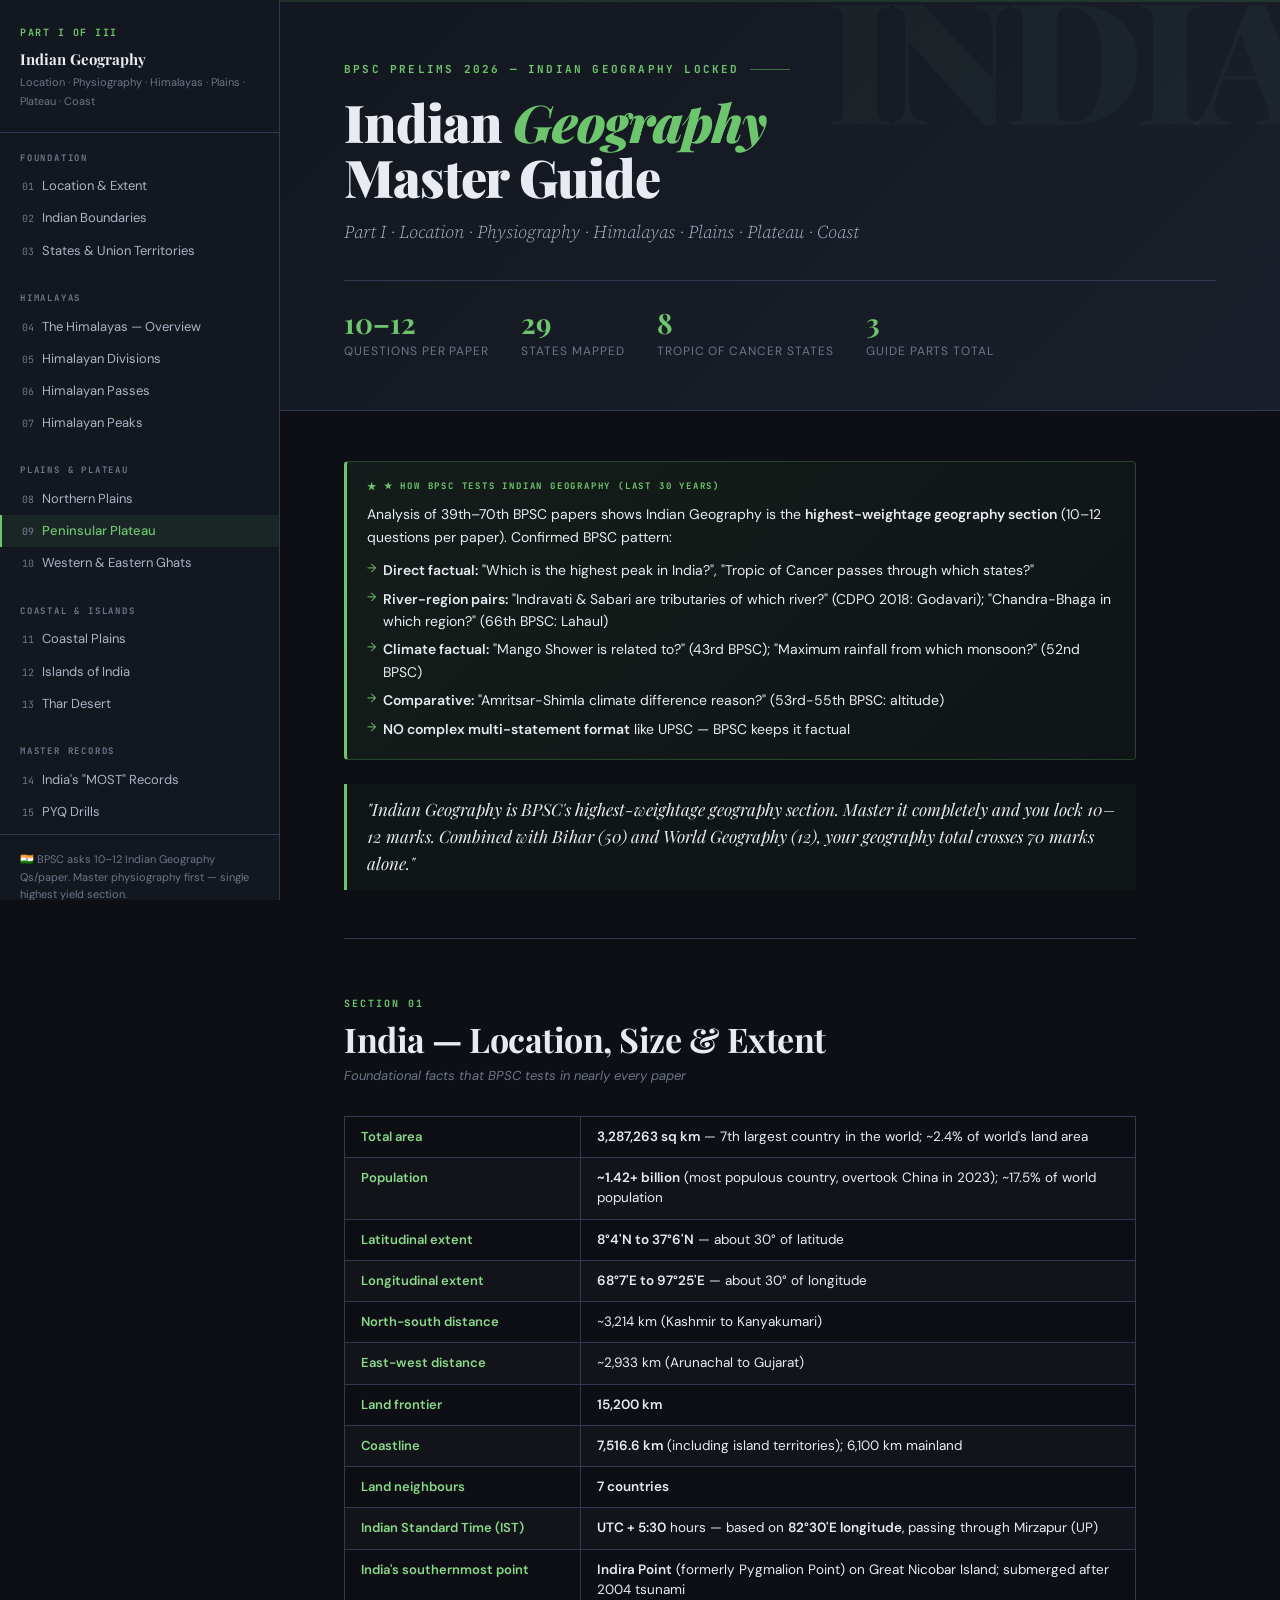
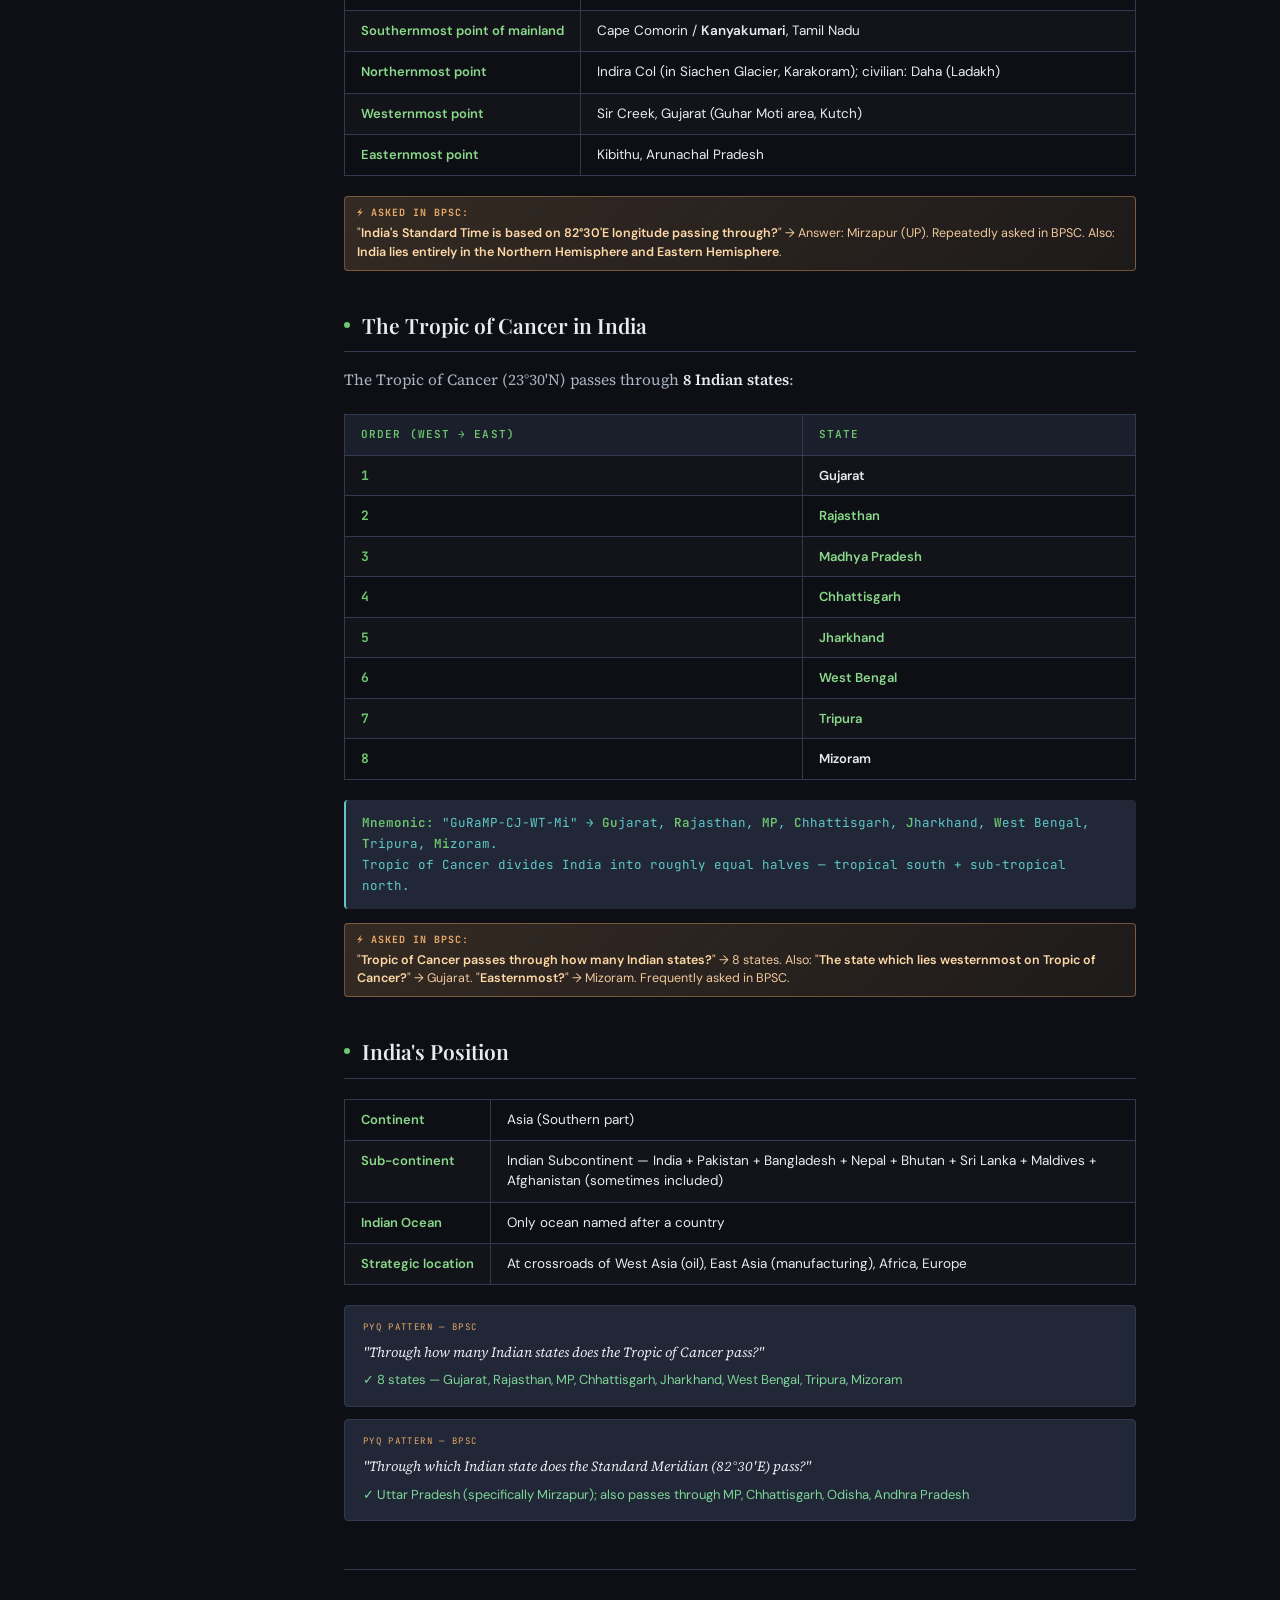
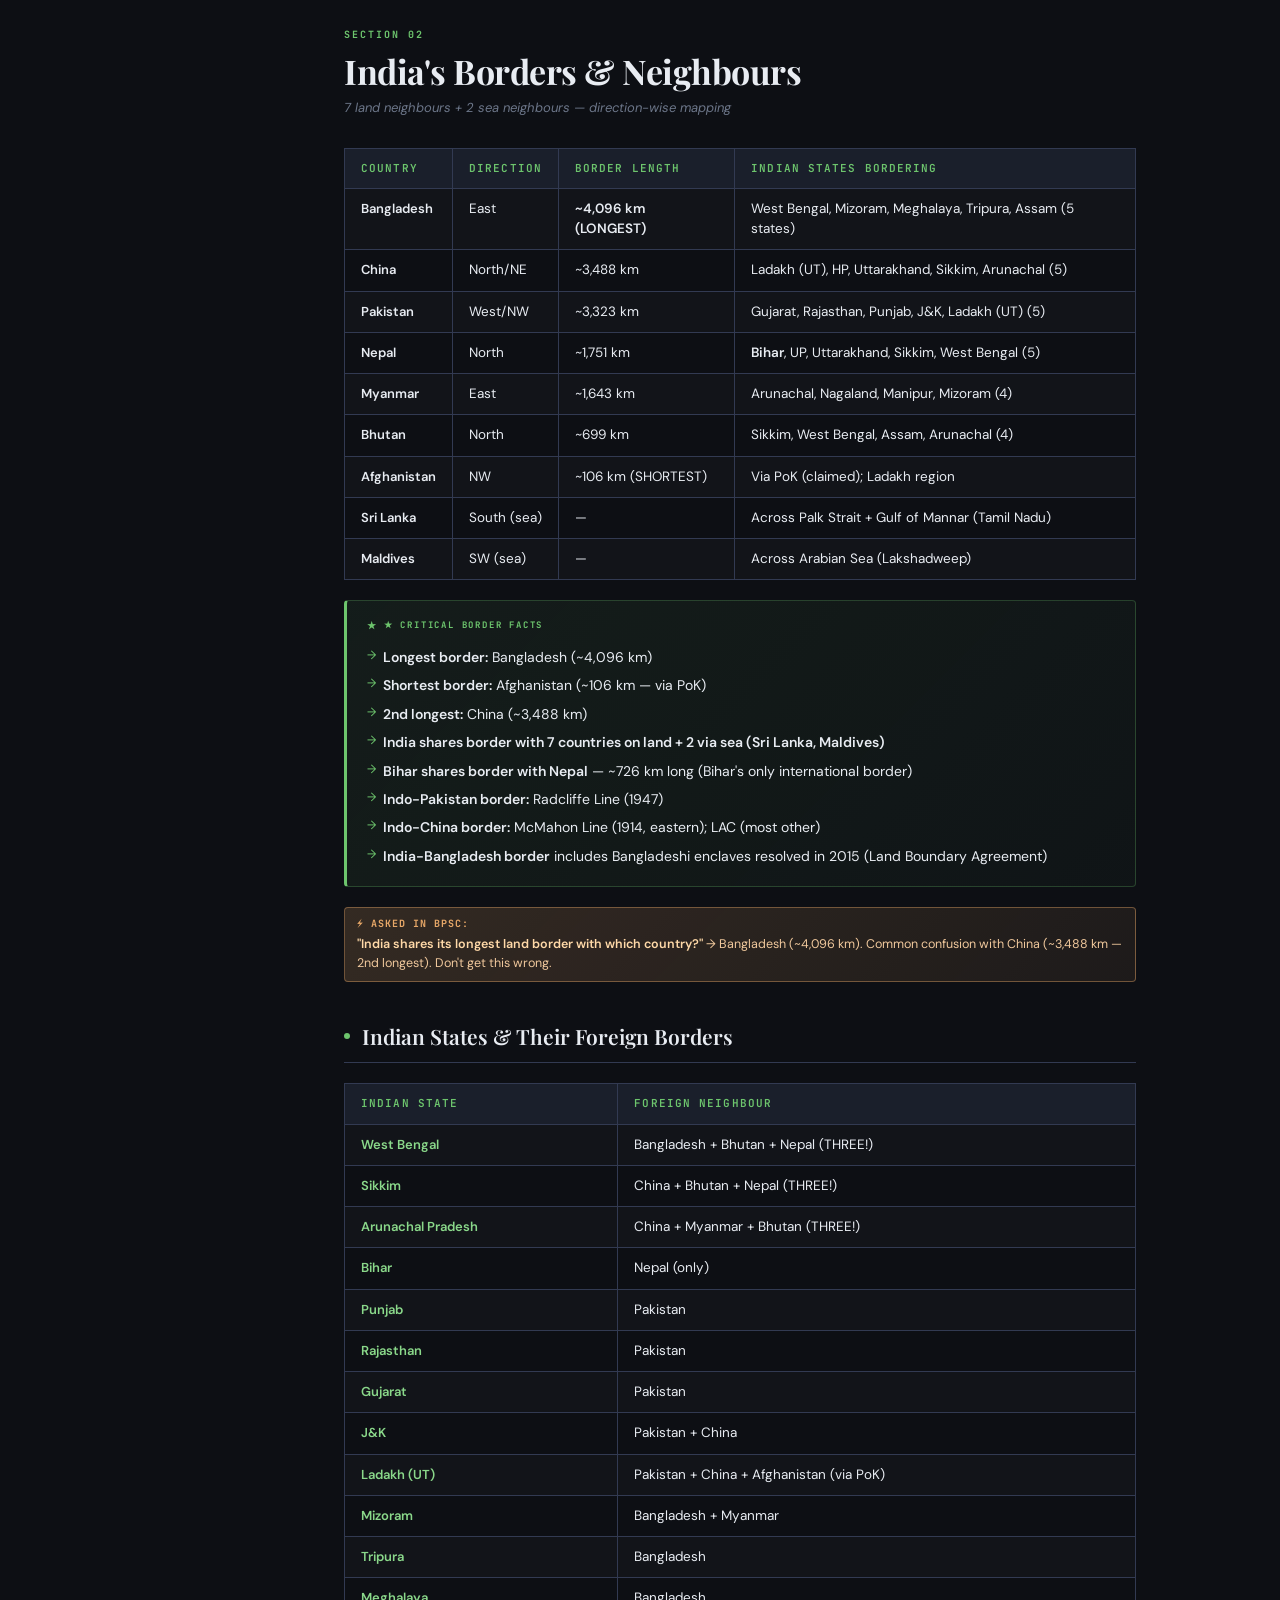
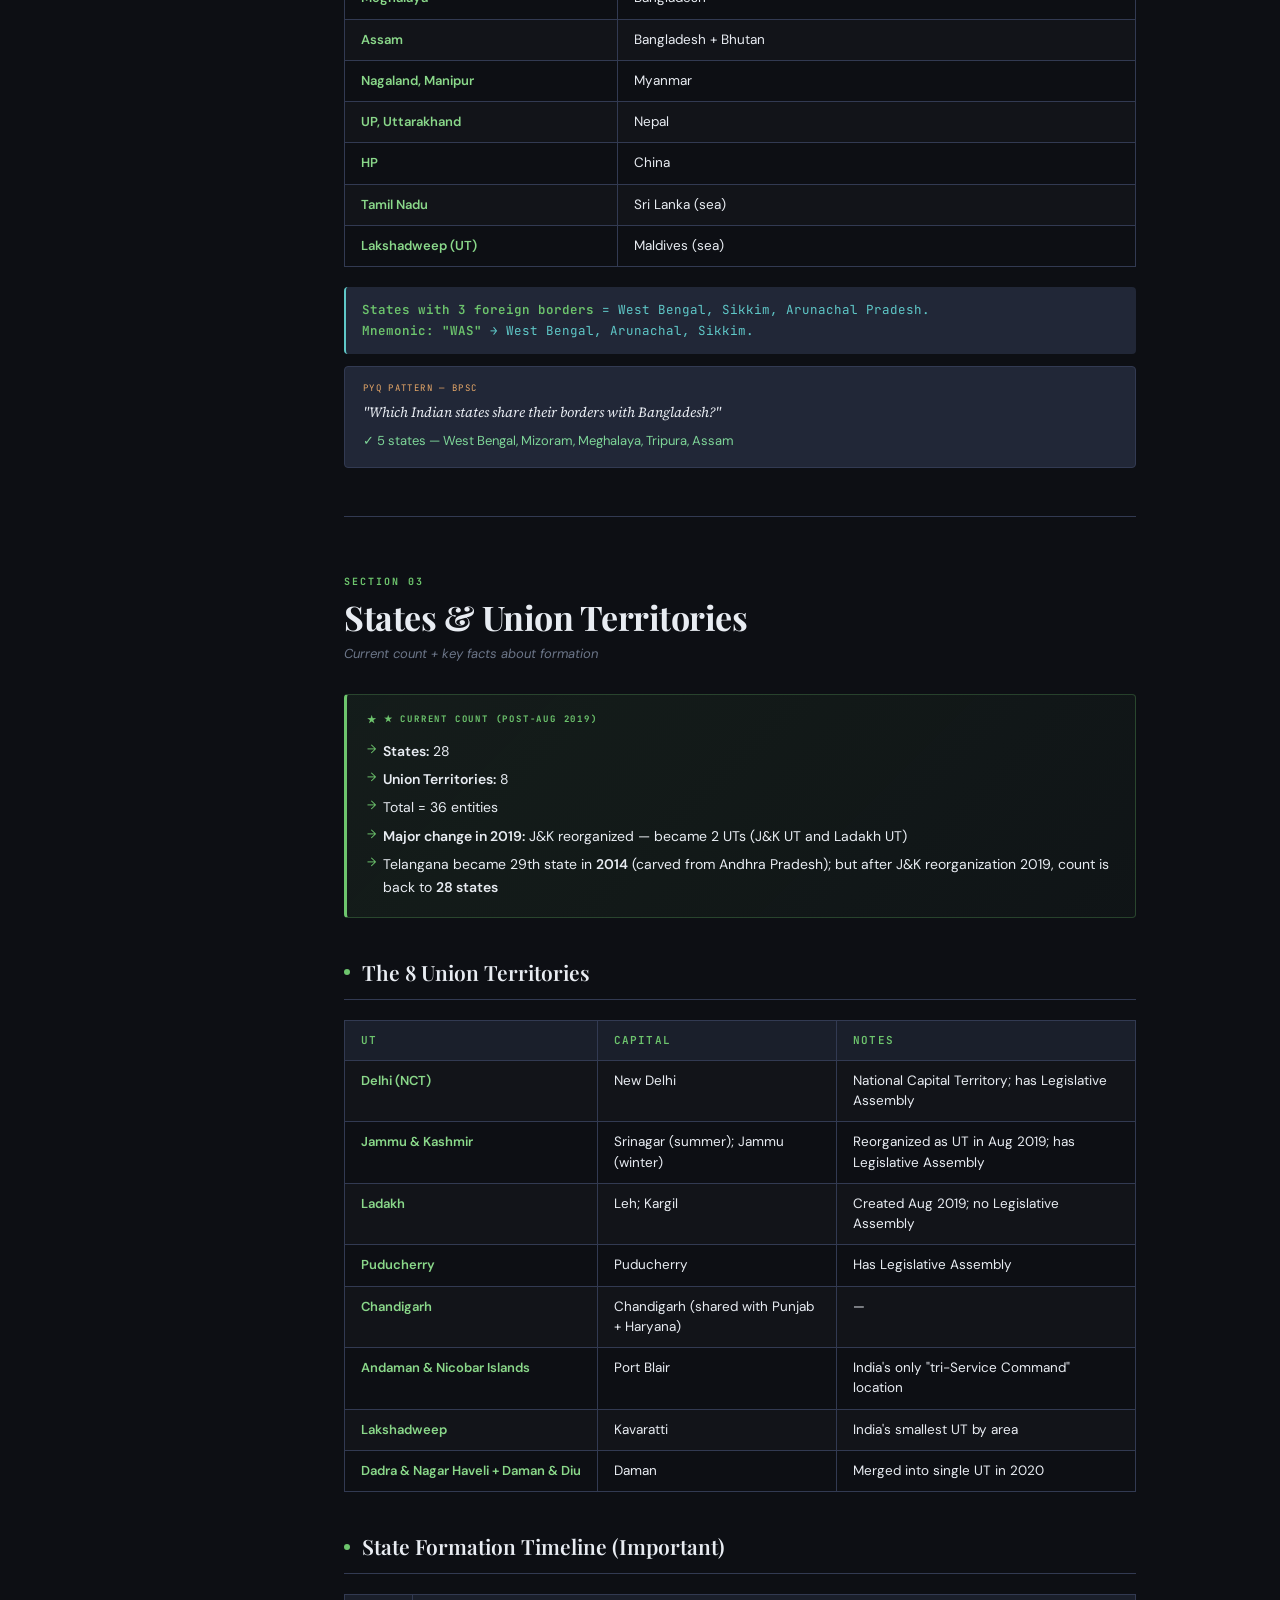
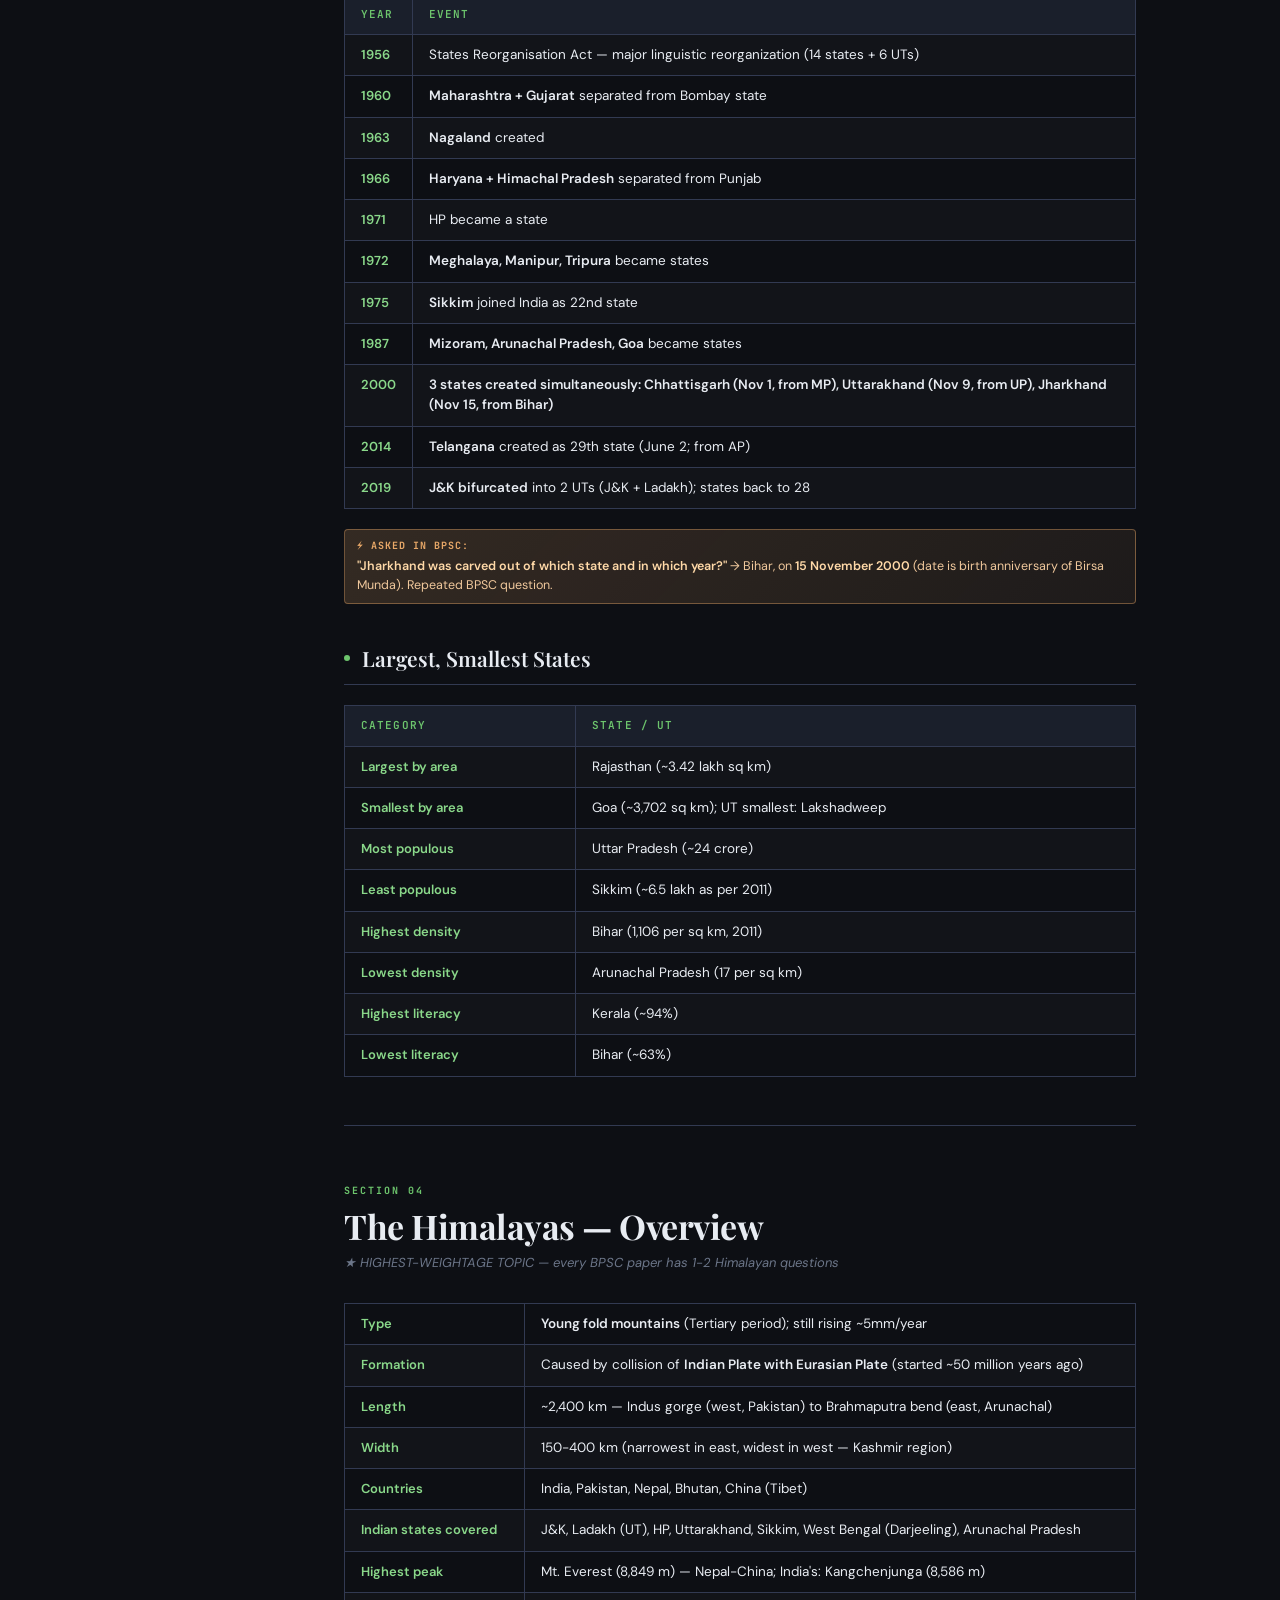
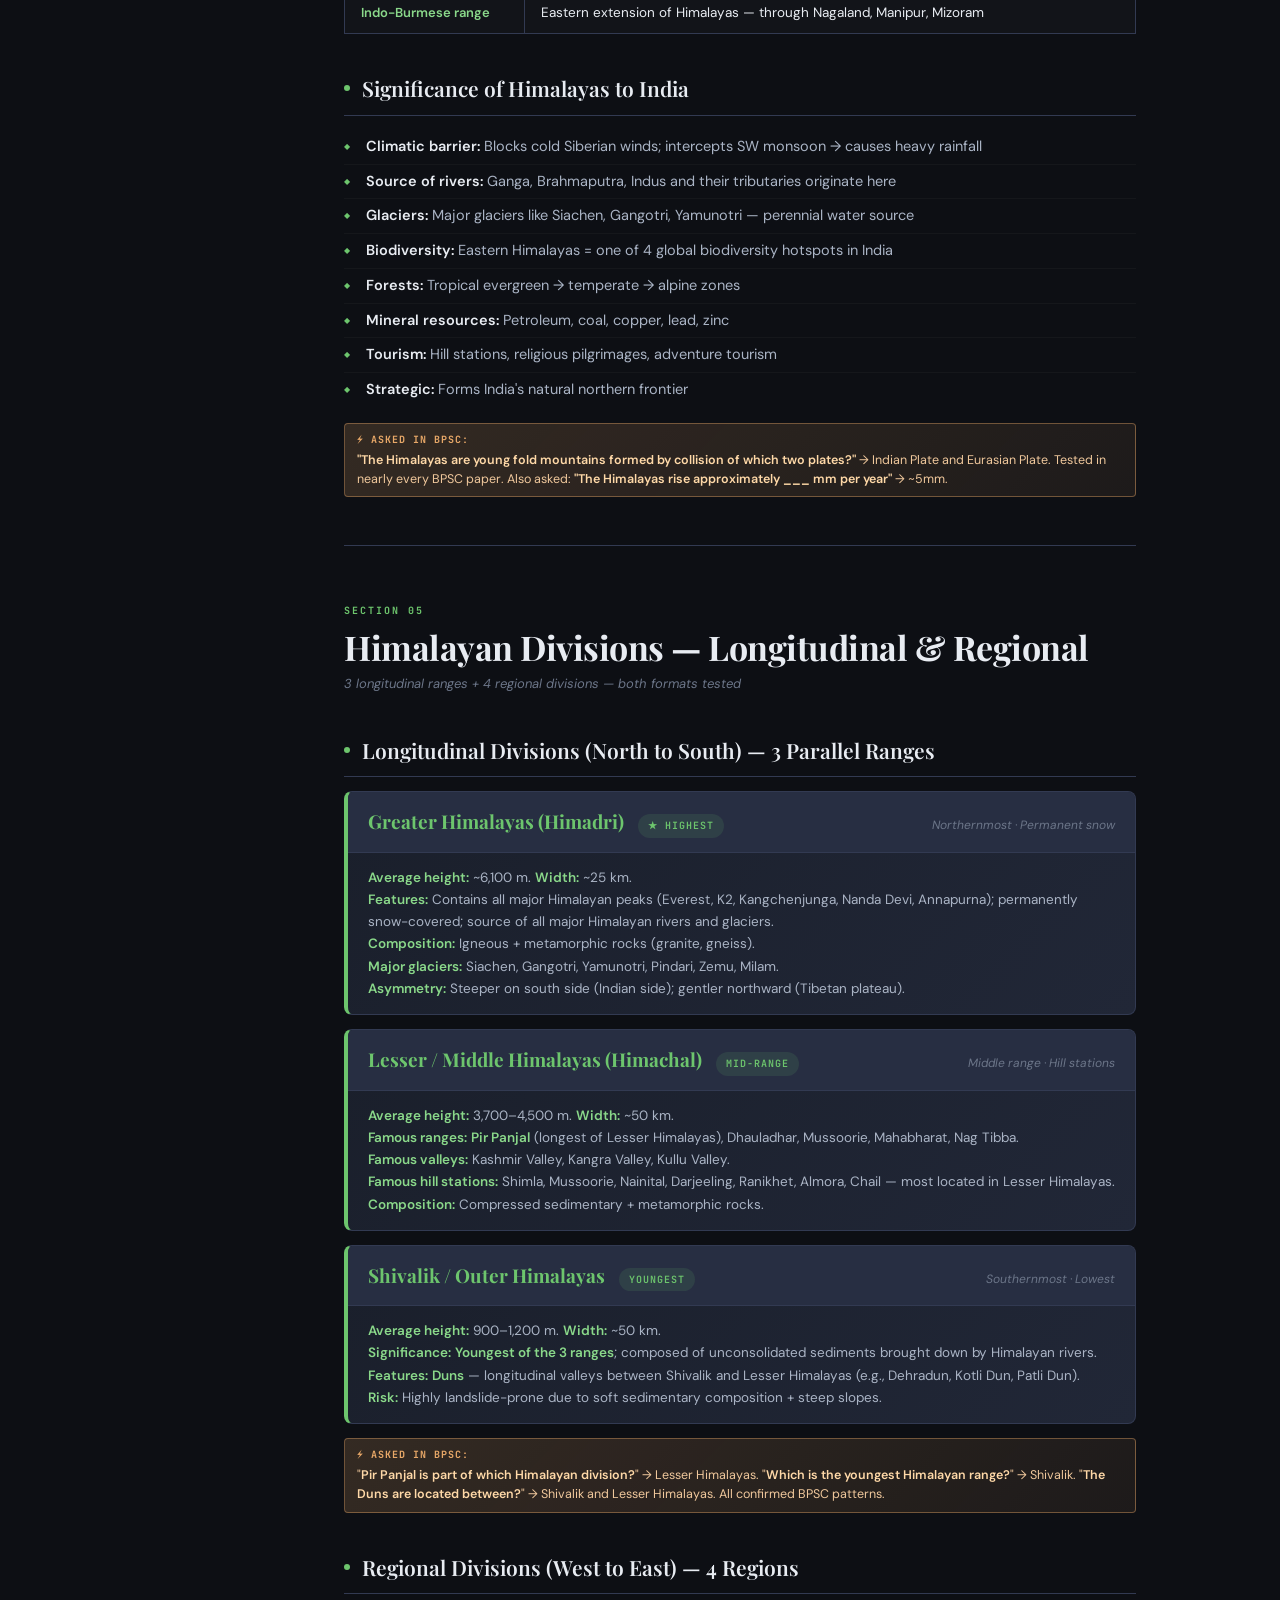
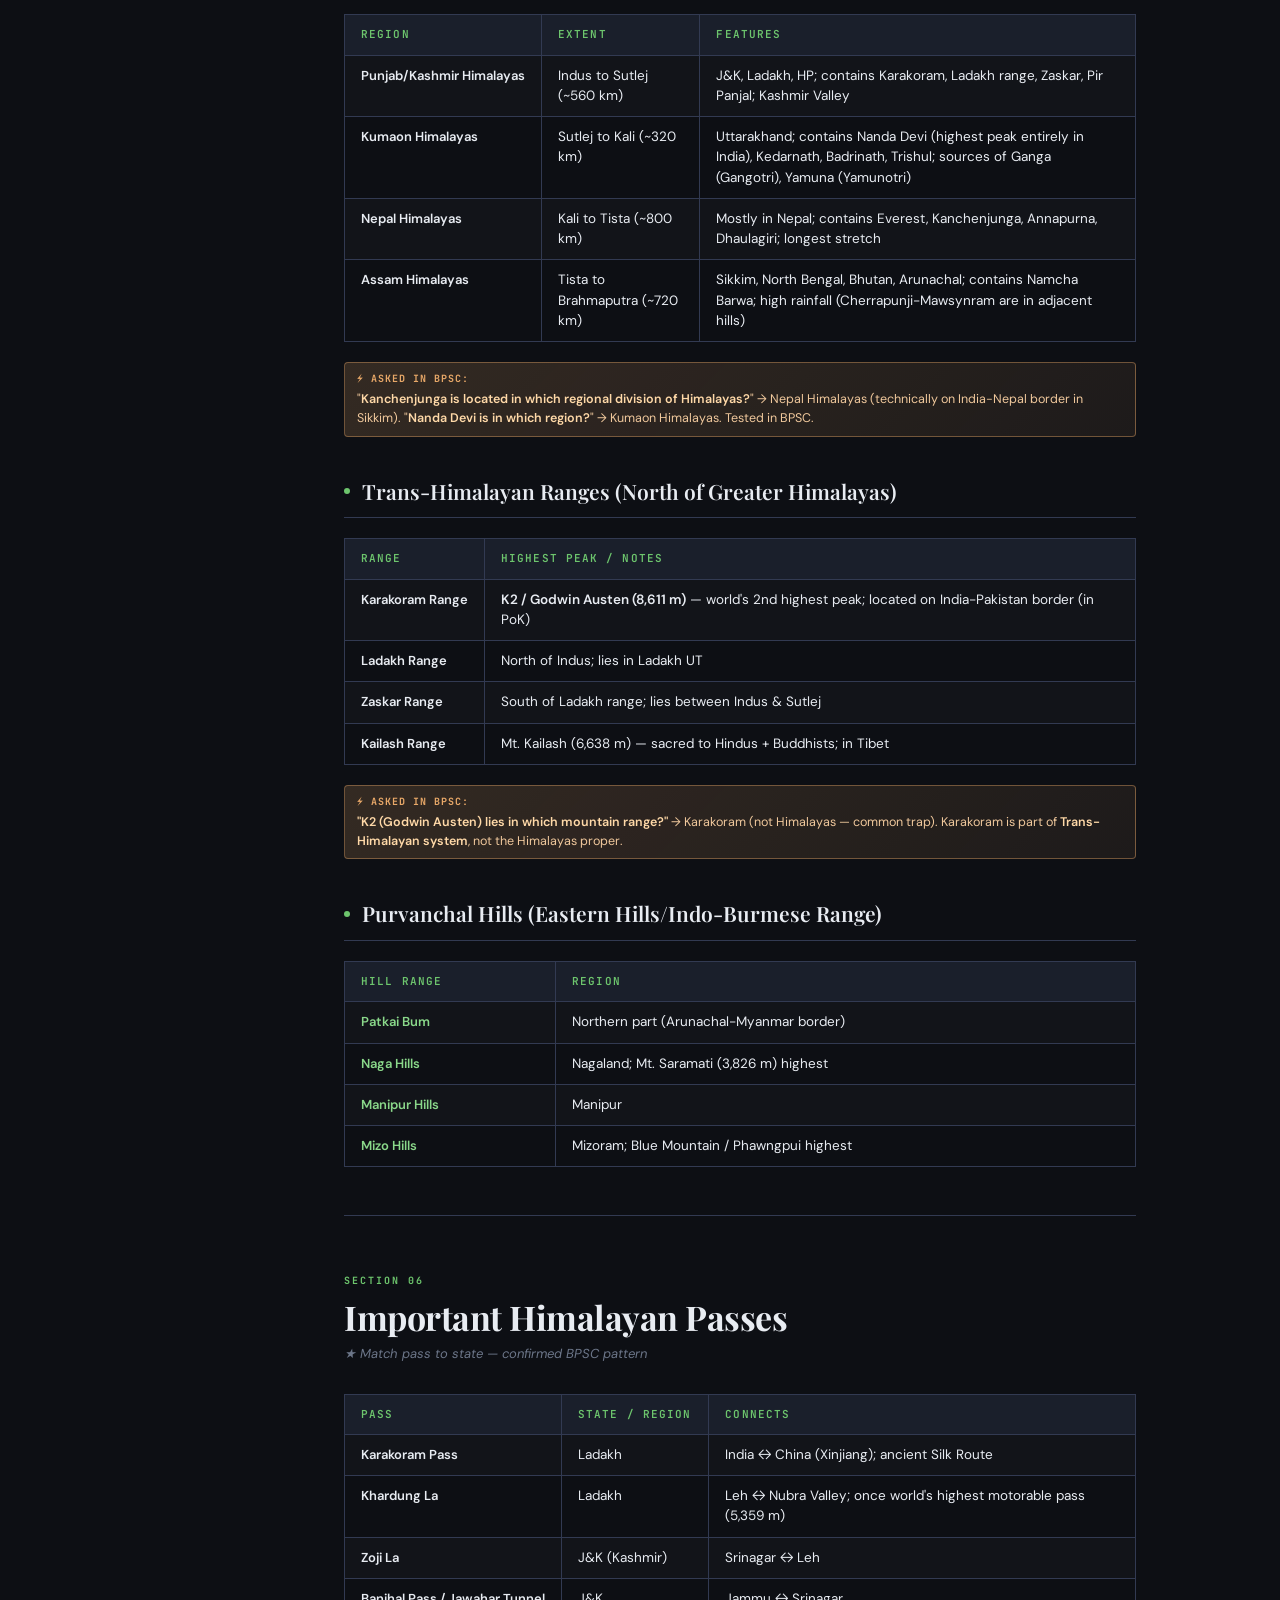
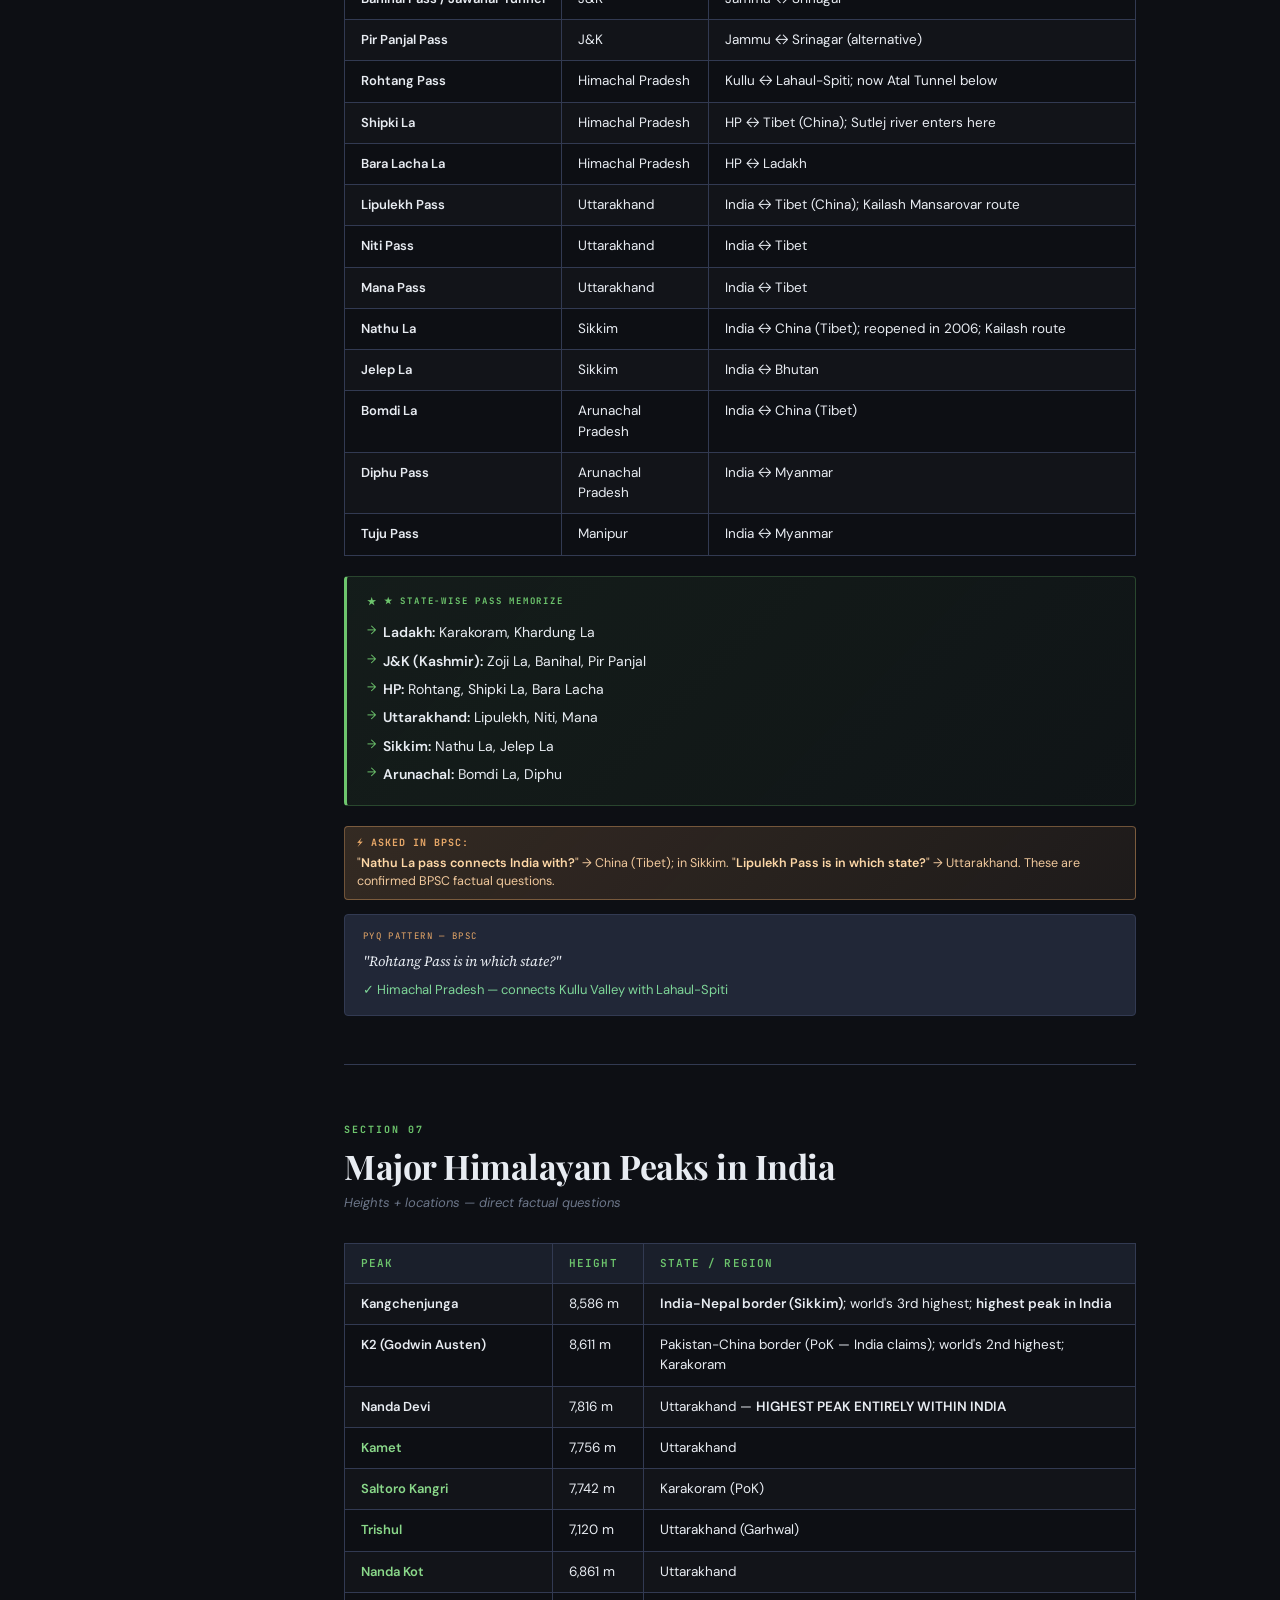
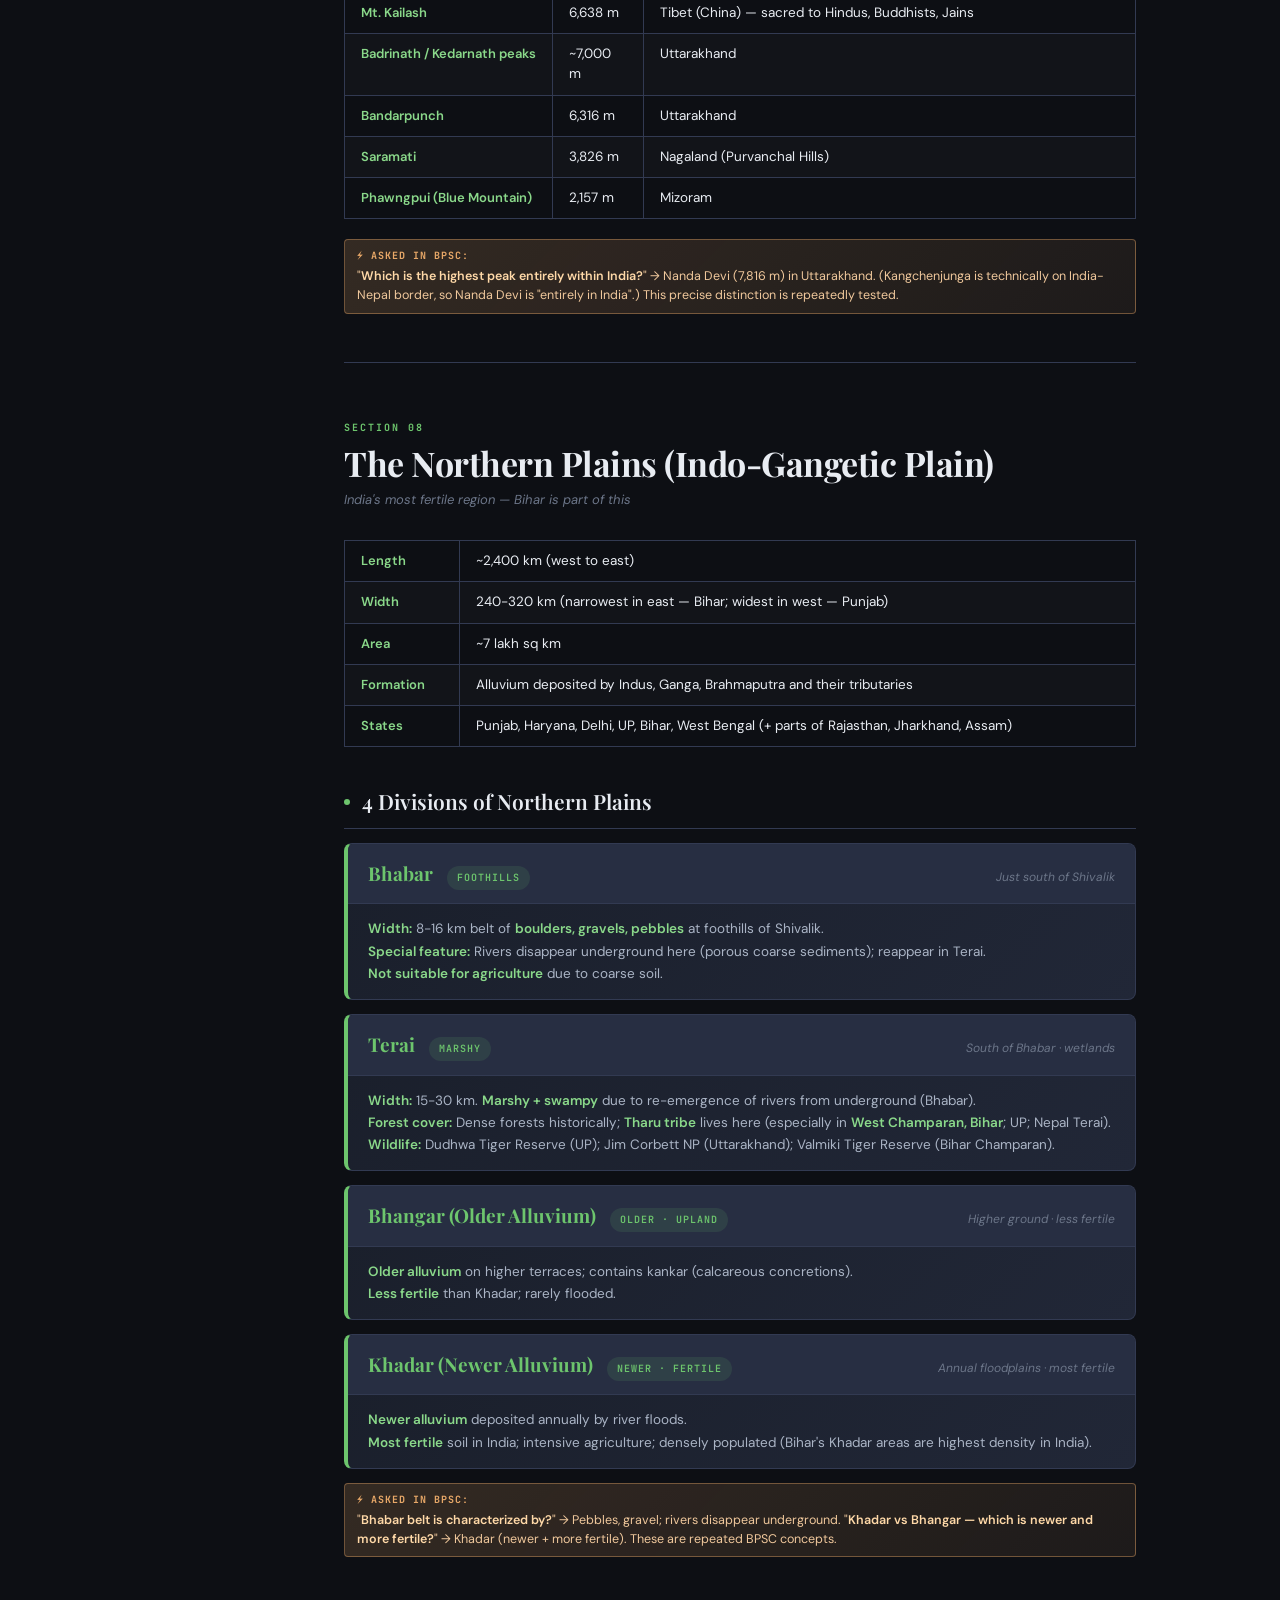
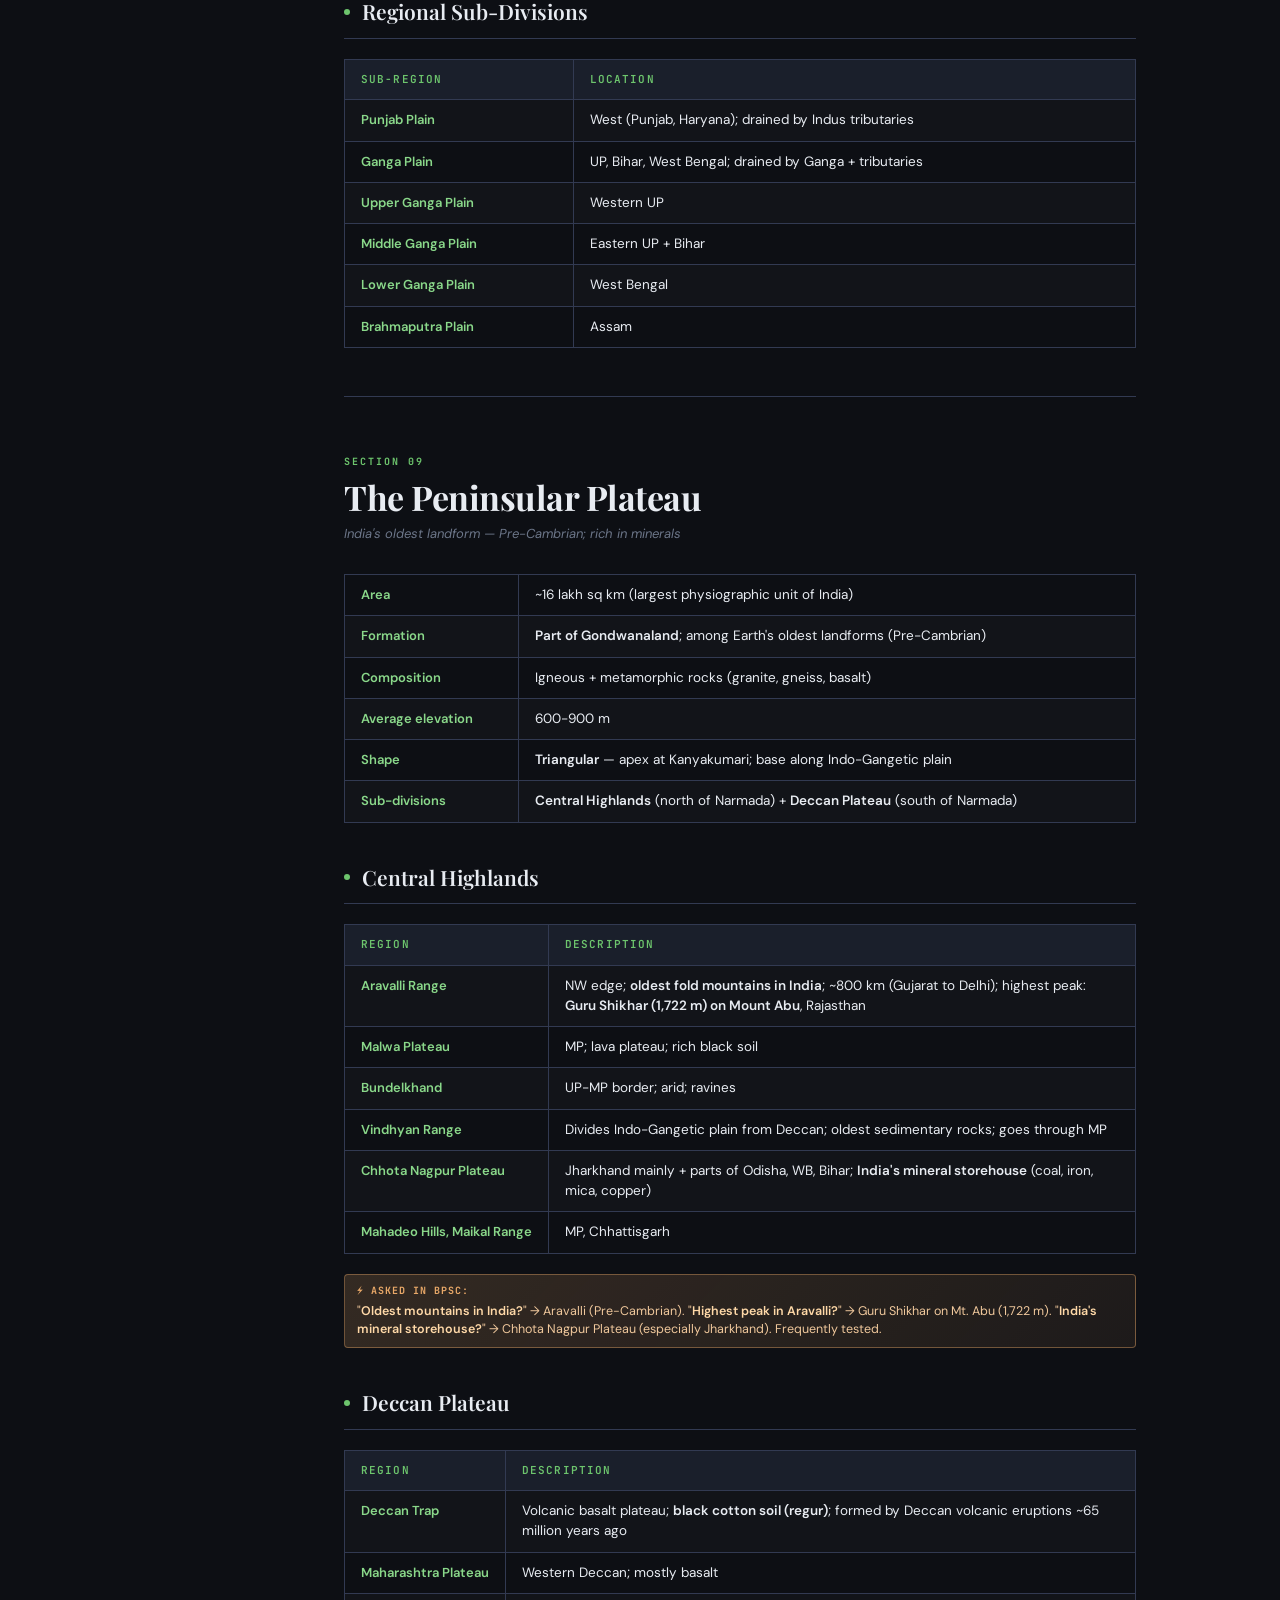
<file: pages/geography/india/core-1.html>
<!DOCTYPE html>
<html lang="en">
<head>
<meta charset="UTF-8">
<meta name="viewport" content="width=device-width, initial-scale=1.0">
<title>Indian Geography — Part 1 | BPSC Prelims Master Guide</title>
<link href="https://fonts.googleapis.com/css2?family=Playfair+Display:ital,wght@0,400;0,600;0,700;0,900;1,400;1,700&family=Source+Serif+4:ital,opsz,wght@0,8..60,300;0,8..60,400;0,8..60,600;1,8..60,300;1,8..60,400&family=JetBrains+Mono:wght@400;500;700&family=DM+Sans:wght@300;400;500;600&display=swap" rel="stylesheet">
<style>
:root{--bg:#0d0f14;--bg2:#13171f;--bg3:#1a1f2b;--bg4:#212737;--surface:#272e42;--border:#323a52;--text:#e8ecf2;--text2:#aab4c5;--text3:#6c7689;--gold:#6dc56d;--gold2:#8ad88a;--amber:#e8a868;--red:#e87878;--green:#7ed598;--blue:#5fa8e8;--teal:#5fc8c8;--saffron:#e8a868;--india-green:#5cb85c;--sidebar-w:280px}
*{margin:0;padding:0;box-sizing:border-box}
body{background:var(--bg);color:var(--text);font-family:'Source Serif 4',Georgia,serif;font-size:16px;line-height:1.75;display:flex;min-height:100vh}
.sidebar{width:var(--sidebar-w);min-width:var(--sidebar-w);background:var(--bg2);border-right:1px solid var(--border);position:fixed;top:0;left:0;bottom:0;overflow-y:auto;z-index:100;display:flex;flex-direction:column}
.sidebar::-webkit-scrollbar{width:4px}.sidebar::-webkit-scrollbar-track{background:var(--bg2)}.sidebar::-webkit-scrollbar-thumb{background:var(--border);border-radius:2px}
.sidebar-header{padding:24px 20px 20px;border-bottom:1px solid var(--border);background:var(--bg2);position:sticky;top:0;z-index:10}
.sidebar-part-badge{font-family:'JetBrains Mono',monospace;font-size:10px;font-weight:700;letter-spacing:.15em;color:var(--gold);text-transform:uppercase;margin-bottom:8px;display:block}
.sidebar-title{font-family:'Playfair Display',serif;font-size:15px;font-weight:700;color:var(--text);line-height:1.3}
.sidebar-sub{font-family:'DM Sans',sans-serif;font-size:11px;color:var(--text3);margin-top:4px}
.nav-section{padding:6px 0}
.nav-section-label{font-family:'JetBrains Mono',monospace;font-size:9px;font-weight:700;letter-spacing:.2em;color:var(--text3);text-transform:uppercase;padding:12px 20px 4px}
.nav-item{display:block;padding:7px 20px;font-family:'DM Sans',sans-serif;font-size:13px;color:var(--text2);text-decoration:none;border-left:2px solid transparent;transition:all .15s ease;cursor:pointer;line-height:1.4}
.nav-item:hover{color:var(--gold);background:rgba(109,197,109,.05);border-left-color:rgba(109,197,109,.3)}
.nav-item.active{color:var(--gold);background:rgba(109,197,109,.08);border-left-color:var(--gold);font-weight:500}
.nav-item .nav-num{font-family:'JetBrains Mono',monospace;font-size:10px;color:var(--text3);margin-right:8px}
.sidebar-footer{margin-top:auto;padding:16px 20px;border-top:1px solid var(--border);font-family:'DM Sans',sans-serif;font-size:11px;color:var(--text3);line-height:1.6}
.main{margin-left:var(--sidebar-w);flex:1;min-width:0}
.hero{background:linear-gradient(135deg,var(--bg2),var(--bg3));border-bottom:1px solid var(--border);padding:60px 64px 48px;position:relative;overflow:hidden}
.hero::before{content:'INDIA';position:absolute;right:-30px;top:-30px;font-family:'Playfair Display',serif;font-size:170px;font-weight:900;color:rgba(109,197,109,.05);letter-spacing:-6px;pointer-events:none;line-height:1}
.hero-eyebrow{font-family:'JetBrains Mono',monospace;font-size:11px;font-weight:700;letter-spacing:.2em;color:var(--gold);text-transform:uppercase;margin-bottom:16px;display:flex;align-items:center;gap:10px}
.hero-eyebrow::after{content:'';display:block;width:40px;height:1px;background:var(--gold);opacity:.5}
.hero-title{font-family:'Playfair Display',serif;font-size:52px;font-weight:900;line-height:1.05;color:var(--text);margin-bottom:8px;letter-spacing:-1px}
.hero-title span{color:var(--gold);font-style:italic}
.hero-subtitle{font-family:'Source Serif 4',serif;font-size:18px;color:var(--text2);margin-top:12px;font-style:italic;font-weight:300}
.hero-stats{display:flex;gap:32px;margin-top:32px;padding-top:28px;border-top:1px solid var(--border);flex-wrap:wrap}
.hero-stat{display:flex;flex-direction:column;gap:4px}
.hero-stat-num{font-family:'Playfair Display',serif;font-size:28px;font-weight:700;color:var(--gold);line-height:1}
.hero-stat-label{font-family:'DM Sans',sans-serif;font-size:12px;color:var(--text3);text-transform:uppercase;letter-spacing:.08em}
.content{padding:0 64px 80px;max-width:920px}
.section{padding-top:56px;border-top:1px solid var(--border);margin-top:48px}
.section:first-child{border-top:none;margin-top:0;padding-top:48px}
.section-number{font-family:'JetBrains Mono',monospace;font-size:10px;font-weight:700;color:var(--gold);letter-spacing:.2em;text-transform:uppercase;margin-bottom:8px;display:block}
.section-title{font-family:'Playfair Display',serif;font-size:34px;font-weight:700;color:var(--text);line-height:1.15;margin-bottom:6px;letter-spacing:-.5px}
.section-desc{font-family:'DM Sans',sans-serif;font-size:13px;color:var(--text3);margin-bottom:28px;font-style:italic}
.subsection{margin-top:36px}
.subsection-title{font-family:'Playfair Display',serif;font-size:21px;font-weight:600;color:var(--text);margin-bottom:14px;padding-bottom:8px;border-bottom:1px solid var(--border);display:flex;align-items:center;gap:12px}
.subsection-title .bullet{width:6px;height:6px;background:var(--gold);border-radius:50%;flex-shrink:0}
.exam-box{background:linear-gradient(135deg,rgba(109,197,109,.08),rgba(109,197,109,.03));border:1px solid rgba(109,197,109,.25);border-left:3px solid var(--gold);border-radius:4px;padding:16px 20px;margin:20px 0}
.exam-box-label{font-family:'JetBrains Mono',monospace;font-size:9px;font-weight:700;color:var(--gold);letter-spacing:.2em;text-transform:uppercase;margin-bottom:8px;display:flex;align-items:center;gap:6px}
.exam-box-label::before{content:'★';font-size:10px}
.exam-box p,.exam-box li{font-family:'DM Sans',sans-serif;font-size:14px;color:var(--text);line-height:1.6}
.exam-box ul{list-style:none;padding:0}
.exam-box li{padding:3px 0 3px 16px;position:relative}
.exam-box li::before{content:'→';position:absolute;left:0;color:var(--gold);font-size:12px}
.warn-box{background:rgba(232,120,120,.07);border:1px solid rgba(232,120,120,.2);border-left:3px solid var(--red);border-radius:4px;padding:14px 18px;margin:16px 0}
.warn-box-label{font-family:'JetBrains Mono',monospace;font-size:9px;font-weight:700;color:var(--red);letter-spacing:.2em;text-transform:uppercase;margin-bottom:6px}
.warn-box p{font-family:'DM Sans',sans-serif;font-size:13.5px;color:#e8a8a8;line-height:1.55}
.fact-table{width:100%;border-collapse:collapse;margin:20px 0;font-family:'DM Sans',sans-serif}
.fact-table th{background:var(--bg3);color:var(--gold);font-size:11px;font-weight:600;letter-spacing:.1em;text-transform:uppercase;padding:10px 16px;text-align:left;border:1px solid var(--border);font-family:'JetBrains Mono',monospace}
.fact-table td{padding:10px 16px;font-size:13.5px;color:var(--text);border:1px solid var(--border);line-height:1.5;vertical-align:top}
.fact-table tr:nth-child(even) td{background:rgba(255,255,255,.02)}
.fact-table tr:hover td{background:rgba(109,197,109,.04)}
.fact-table td.key{color:var(--gold2);font-weight:600;font-size:13px;white-space:nowrap}
.fact-table td.hl{color:var(--gold);font-family:'JetBrains Mono',monospace;font-size:13px;font-weight:700}
.bpsc-q{background:var(--bg4);border:1px solid var(--border);border-radius:4px;padding:14px 18px;margin:12px 0}
.bpsc-q-label{font-family:'JetBrains Mono',monospace;font-size:9px;color:var(--amber);letter-spacing:.15em;text-transform:uppercase;margin-bottom:6px}
.bpsc-q-text{font-family:'Source Serif 4',serif;font-size:14px;color:var(--text);font-style:italic;line-height:1.55;margin-bottom:6px}
.bpsc-q-ans{font-family:'DM Sans',sans-serif;font-size:13px;color:var(--green)}
.bpsc-q-ans::before{content:'✓ '}
p{margin-bottom:14px;color:var(--text2);font-size:15.5px;line-height:1.8}
strong{color:var(--text);font-weight:600}
em{color:var(--gold2);font-style:normal;font-weight:600}
ul.cl{list-style:none;padding:0;margin:10px 0 16px}
ul.cl li{padding:6px 0 6px 22px;position:relative;font-family:'DM Sans',sans-serif;font-size:14.5px;color:var(--text2);line-height:1.5;border-bottom:1px solid rgba(255,255,255,.03)}
ul.cl li:last-child{border-bottom:none}
ul.cl li::before{content:'◆';position:absolute;left:0;color:var(--gold);font-size:8px;top:10px}
ul.cl li strong{color:var(--text)}
.divider{height:1px;background:var(--border);margin:28px 0}
.grid-2{display:grid;grid-template-columns:1fr 1fr;gap:14px;margin:16px 0}
.grid-3{display:grid;grid-template-columns:1fr 1fr 1fr;gap:14px;margin:16px 0}
.grid-card{background:var(--bg3);border:1px solid var(--border);border-radius:6px;padding:16px}
.grid-card-title{font-family:'DM Sans',sans-serif;font-size:12px;font-weight:600;color:var(--gold);text-transform:uppercase;letter-spacing:.08em;margin-bottom:10px}
.grid-card ul{list-style:none;padding:0}
.grid-card li{font-family:'DM Sans',sans-serif;font-size:13px;color:var(--text2);padding:4px 0;border-bottom:1px solid rgba(255,255,255,.03);line-height:1.4}
.grid-card li:last-child{border-bottom:none}
.grid-card li strong{color:var(--text)}
.memo{background:var(--bg4);border-radius:4px;padding:12px 16px;margin:10px 0;font-family:'JetBrains Mono',monospace;font-size:12.5px;color:var(--teal);line-height:1.7;border-left:2px solid var(--teal)}
.memo strong{color:var(--gold)}
.progress-bar{position:fixed;top:0;left:var(--sidebar-w);right:0;height:2px;background:rgba(109,197,109,.15);z-index:200}
.progress-fill{height:100%;background:var(--gold);width:0%;transition:width .1s linear}
.pull-quote{border-left:3px solid var(--gold);padding:12px 20px;margin:24px 0;background:rgba(109,197,109,.04);border-radius:0 4px 4px 0}
.pull-quote p{font-family:'Playfair Display',serif;font-size:17px;font-style:italic;color:var(--text);line-height:1.6;margin:0}

/* INLINE BPSC TAG */
.asked{display:inline-flex;align-items:center;gap:6px;background:linear-gradient(135deg,rgba(232,168,104,.18),rgba(232,168,104,.08));border:1px solid rgba(232,168,104,.4);border-radius:4px;padding:8px 12px;margin:8px 0;font-family:'DM Sans',sans-serif;font-size:12.5px;color:#f0c89c;line-height:1.5}
.asked::before{content:'⚡ ASKED IN BPSC:';font-family:'JetBrains Mono',monospace;font-weight:700;font-size:10px;color:var(--amber);letter-spacing:.1em;flex-shrink:0;margin-right:4px}
.asked.block{display:block;margin:14px 0}
.asked.block::before{display:block;margin-bottom:4px}
.asked strong{color:#ffd9a8}

/* FEATURE CARD */
.feature-card{background:linear-gradient(135deg,var(--bg3),var(--bg4));border:1px solid var(--border);border-radius:8px;margin:14px 0;overflow:hidden;border-left:4px solid var(--gold)}
.feature-header{padding:13px 20px;background:var(--surface);display:flex;align-items:baseline;gap:14px;flex-wrap:wrap;border-bottom:1px solid var(--border)}
.feature-name{font-family:'Playfair Display',serif;font-size:19px;font-weight:700;color:var(--gold)}
.feature-tag{font-family:'JetBrains Mono',monospace;font-size:10px;background:rgba(109,197,109,.12);color:var(--gold);padding:3px 10px;border-radius:20px;letter-spacing:.1em;font-weight:600}
.feature-tagline{font-family:'DM Sans',sans-serif;font-size:12px;color:var(--text3);font-style:italic;margin-left:auto}
.feature-body{padding:14px 20px;font-family:'DM Sans',sans-serif;font-size:13.5px;color:var(--text2);line-height:1.65}
.feature-body strong{color:var(--gold2)}
.feature-grid{display:grid;grid-template-columns:1fr 1fr;gap:8px 18px;margin-top:10px;padding-top:10px;border-top:1px solid var(--border)}
.feature-grid > div{font-size:12.5px}
.feature-grid strong{color:var(--text3);font-family:'JetBrains Mono',monospace;font-size:10px;text-transform:uppercase;letter-spacing:.1em;display:block;margin-bottom:1px}

/* RECORD ROW */
.record{display:grid;grid-template-columns:auto 1fr;gap:14px;align-items:center;background:var(--bg3);border:1px solid var(--border);border-radius:6px;padding:11px 16px;margin:6px 0;border-left:3px solid var(--gold)}
.record-num{font-family:'Playfair Display',serif;font-size:18px;font-weight:700;color:var(--gold);min-width:36px}
.record-text{font-family:'DM Sans',sans-serif;font-size:13.5px;color:var(--text);line-height:1.5}
.record-text strong{color:var(--gold2)}
.record-text small{display:block;font-size:11px;color:var(--text3);margin-top:2px;font-family:'JetBrains Mono',monospace;letter-spacing:.05em}

@media(max-width:900px){.sidebar{display:none}.main{margin-left:0}.hero{padding:32px 24px}.content{padding:0 24px 60px}.grid-2,.grid-3,.feature-grid{grid-template-columns:1fr}.hero-stats{gap:20px}.hero-title{font-size:36px}}
</style>
</head>
<body>
<div class="progress-bar"><div class="progress-fill" id="pf"></div></div>

<nav class="sidebar">
  <div class="sidebar-header">
    <span class="sidebar-part-badge">Part I of III</span>
    <div class="sidebar-title">Indian Geography</div>
    <div class="sidebar-sub">Location · Physiography · Himalayas · Plains · Plateau · Coast</div>
  </div>
  <div class="nav-section">
    <div class="nav-section-label">Foundation</div>
    <a class="nav-item" href="#s1"><span class="nav-num">01</span>Location &amp; Extent</a>
    <a class="nav-item" href="#s2"><span class="nav-num">02</span>Indian Boundaries</a>
    <a class="nav-item" href="#s3"><span class="nav-num">03</span>States &amp; Union Territories</a>
  </div>
  <div class="nav-section">
    <div class="nav-section-label">Himalayas</div>
    <a class="nav-item" href="#s4"><span class="nav-num">04</span>The Himalayas — Overview</a>
    <a class="nav-item" href="#s5"><span class="nav-num">05</span>Himalayan Divisions</a>
    <a class="nav-item" href="#s6"><span class="nav-num">06</span>Himalayan Passes</a>
    <a class="nav-item" href="#s7"><span class="nav-num">07</span>Himalayan Peaks</a>
  </div>
  <div class="nav-section">
    <div class="nav-section-label">Plains &amp; Plateau</div>
    <a class="nav-item" href="#s8"><span class="nav-num">08</span>Northern Plains</a>
    <a class="nav-item" href="#s9"><span class="nav-num">09</span>Peninsular Plateau</a>
    <a class="nav-item" href="#s10"><span class="nav-num">10</span>Western &amp; Eastern Ghats</a>
  </div>
  <div class="nav-section">
    <div class="nav-section-label">Coastal &amp; Islands</div>
    <a class="nav-item" href="#s11"><span class="nav-num">11</span>Coastal Plains</a>
    <a class="nav-item" href="#s12"><span class="nav-num">12</span>Islands of India</a>
    <a class="nav-item" href="#s13"><span class="nav-num">13</span>Thar Desert</a>
  </div>
  <div class="nav-section">
    <div class="nav-section-label">Master Records</div>
    <a class="nav-item" href="#s14"><span class="nav-num">14</span>India's "MOST" Records</a>
    <a class="nav-item" href="#s15"><span class="nav-num">15</span>PYQ Drills</a>
  </div>
  <div class="sidebar-footer">🇮🇳 BPSC asks 10–12 Indian Geography Qs/paper. Master physiography first — single highest yield section.</div>
</nav>

<main class="main">
<div class="hero">
  <div class="hero-eyebrow">BPSC Prelims 2026 — Indian Geography Locked</div>
  <h1 class="hero-title">Indian <span>Geography</span><br>Master Guide</h1>
  <div class="hero-subtitle">Part I · Location · Physiography · Himalayas · Plains · Plateau · Coast</div>
  <div class="hero-stats">
    <div class="hero-stat"><div class="hero-stat-num">10–12</div><div class="hero-stat-label">Questions Per Paper</div></div>
    <div class="hero-stat"><div class="hero-stat-num">29</div><div class="hero-stat-label">States Mapped</div></div>
    <div class="hero-stat"><div class="hero-stat-num">8</div><div class="hero-stat-label">Tropic of Cancer States</div></div>
    <div class="hero-stat"><div class="hero-stat-num">3</div><div class="hero-stat-label">Guide Parts Total</div></div>
  </div>
</div>

<div class="content">

<!-- ============================== -->
<!-- BPSC PATTERN INTRO -->
<!-- ============================== -->
<section class="section" id="intro" style="border-top:none;padding-top:30px;">
<div class="exam-box">
<div class="exam-box-label">★ How BPSC Tests Indian Geography (Last 30 Years)</div>
<p style="margin-bottom:8px;">Analysis of 39th–70th BPSC papers shows Indian Geography is the <strong>highest-weightage geography section</strong> (10–12 questions per paper). Confirmed BPSC pattern:</p>
<ul style="margin-top:6px;">
<li><strong>Direct factual:</strong> "Which is the highest peak in India?", "Tropic of Cancer passes through which states?"</li>
<li><strong>River-region pairs:</strong> "Indravati &amp; Sabari are tributaries of which river?" (CDPO 2018: Godavari); "Chandra-Bhaga in which region?" (66th BPSC: Lahaul)</li>
<li><strong>Climate factual:</strong> "Mango Shower is related to?" (43rd BPSC); "Maximum rainfall from which monsoon?" (52nd BPSC)</li>
<li><strong>Comparative:</strong> "Amritsar-Shimla climate difference reason?" (53rd-55th BPSC: altitude)</li>
<li><strong>NO complex multi-statement format</strong> like UPSC — BPSC keeps it factual</li>
</ul>
</div>
<div class="pull-quote"><p>"Indian Geography is BPSC's highest-weightage geography section. Master it completely and you lock 10–12 marks. Combined with Bihar (50) and World Geography (12), your geography total crosses 70 marks alone."</p></div>
</section>

<!-- ============================== -->
<!-- S1: LOCATION & EXTENT -->
<!-- ============================== -->
<section class="section" id="s1">
<span class="section-number">Section 01</span>
<h2 class="section-title">India — Location, Size &amp; Extent</h2>
<div class="section-desc">Foundational facts that BPSC tests in nearly every paper</div>

<table class="fact-table">
<tr><td class="key">Total area</td><td><strong>3,287,263 sq km</strong> — 7th largest country in the world; ~2.4% of world's land area</td></tr>
<tr><td class="key">Population</td><td><strong>~1.42+ billion</strong> (most populous country, overtook China in 2023); ~17.5% of world population</td></tr>
<tr><td class="key">Latitudinal extent</td><td><strong>8°4'N to 37°6'N</strong> — about 30° of latitude</td></tr>
<tr><td class="key">Longitudinal extent</td><td><strong>68°7'E to 97°25'E</strong> — about 30° of longitude</td></tr>
<tr><td class="key">North-south distance</td><td>~3,214 km (Kashmir to Kanyakumari)</td></tr>
<tr><td class="key">East-west distance</td><td>~2,933 km (Arunachal to Gujarat)</td></tr>
<tr><td class="key">Land frontier</td><td><strong>15,200 km</strong></td></tr>
<tr><td class="key">Coastline</td><td><strong>7,516.6 km</strong> (including island territories); 6,100 km mainland</td></tr>
<tr><td class="key">Land neighbours</td><td><strong>7 countries</strong></td></tr>
<tr><td class="key">Indian Standard Time (IST)</td><td><strong>UTC + 5:30</strong> hours — based on <strong>82°30'E longitude</strong>, passing through Mirzapur (UP)</td></tr>
<tr><td class="key">India's southernmost point</td><td><strong>Indira Point</strong> (formerly Pygmalion Point) on Great Nicobar Island; submerged after 2004 tsunami</td></tr>
<tr><td class="key">Southernmost point of mainland</td><td>Cape Comorin / <strong>Kanyakumari</strong>, Tamil Nadu</td></tr>
<tr><td class="key">Northernmost point</td><td>Indira Col (in Siachen Glacier, Karakoram); civilian: Daha (Ladakh)</td></tr>
<tr><td class="key">Westernmost point</td><td>Sir Creek, Gujarat (Guhar Moti area, Kutch)</td></tr>
<tr><td class="key">Easternmost point</td><td>Kibithu, Arunachal Pradesh</td></tr>
</table>

<div class="asked block">
"<strong>India's Standard Time is based on 82°30'E longitude passing through?</strong>" → Answer: Mirzapur (UP). Repeatedly asked in BPSC. Also: <strong>India lies entirely in the Northern Hemisphere and Eastern Hemisphere</strong>.
</div>

<div class="subsection">
<div class="subsection-title"><div class="bullet"></div>The Tropic of Cancer in India</div>
<p>The Tropic of Cancer (23°30'N) passes through <strong>8 Indian states</strong>:</p>
<table class="fact-table">
<tr><th>Order (West → East)</th><th>State</th></tr>
<tr><td class="hl">1</td><td class="key"><strong>Gujarat</strong></td></tr>
<tr><td class="hl">2</td><td class="key">Rajasthan</td></tr>
<tr><td class="hl">3</td><td class="key">Madhya Pradesh</td></tr>
<tr><td class="hl">4</td><td class="key">Chhattisgarh</td></tr>
<tr><td class="hl">5</td><td class="key">Jharkhand</td></tr>
<tr><td class="hl">6</td><td class="key">West Bengal</td></tr>
<tr><td class="hl">7</td><td class="key">Tripura</td></tr>
<tr><td class="hl">8</td><td class="key"><strong>Mizoram</strong></td></tr>
</table>

<div class="memo">
<strong>Mnemonic:</strong> "GuRaMP-CJ-WT-Mi" → <strong>Gu</strong>jarat, <strong>Ra</strong>jasthan, <strong>MP</strong>, <strong>C</strong>hhattisgarh, <strong>J</strong>harkhand, <strong>W</strong>est Bengal, <strong>T</strong>ripura, <strong>Mi</strong>zoram.<br>
Tropic of Cancer divides India into roughly equal halves — tropical south + sub-tropical north.
</div>

<div class="asked block">
"<strong>Tropic of Cancer passes through how many Indian states?</strong>" → 8 states. Also: "<strong>The state which lies westernmost on Tropic of Cancer?</strong>" → Gujarat. "<strong>Easternmost?</strong>" → Mizoram. Frequently asked in BPSC.
</div>
</div>

<div class="subsection">
<div class="subsection-title"><div class="bullet"></div>India's Position</div>
<table class="fact-table">
<tr><td class="key">Continent</td><td>Asia (Southern part)</td></tr>
<tr><td class="key">Sub-continent</td><td>Indian Subcontinent — India + Pakistan + Bangladesh + Nepal + Bhutan + Sri Lanka + Maldives + Afghanistan (sometimes included)</td></tr>
<tr><td class="key">Indian Ocean</td><td>Only ocean named after a country</td></tr>
<tr><td class="key">Strategic location</td><td>At crossroads of West Asia (oil), East Asia (manufacturing), Africa, Europe</td></tr>
</table>
</div>

<div class="bpsc-q"><div class="bpsc-q-label">PYQ Pattern — BPSC</div><div class="bpsc-q-text">"Through how many Indian states does the Tropic of Cancer pass?"</div><div class="bpsc-q-ans">8 states — Gujarat, Rajasthan, MP, Chhattisgarh, Jharkhand, West Bengal, Tripura, Mizoram</div></div>

<div class="bpsc-q"><div class="bpsc-q-label">PYQ Pattern — BPSC</div><div class="bpsc-q-text">"Through which Indian state does the Standard Meridian (82°30'E) pass?"</div><div class="bpsc-q-ans">Uttar Pradesh (specifically Mirzapur); also passes through MP, Chhattisgarh, Odisha, Andhra Pradesh</div></div>
</section>

<!-- ============================== -->
<!-- S2: INDIAN BOUNDARIES -->
<!-- ============================== -->
<section class="section" id="s2">
<span class="section-number">Section 02</span>
<h2 class="section-title">India's Borders &amp; Neighbours</h2>
<div class="section-desc">7 land neighbours + 2 sea neighbours — direction-wise mapping</div>

<table class="fact-table">
<tr><th>Country</th><th>Direction</th><th>Border Length</th><th>Indian States Bordering</th></tr>
<tr><td class="key"><strong>Bangladesh</strong></td><td>East</td><td><strong>~4,096 km (LONGEST)</strong></td><td>West Bengal, Mizoram, Meghalaya, Tripura, Assam (5 states)</td></tr>
<tr><td class="key"><strong>China</strong></td><td>North/NE</td><td>~3,488 km</td><td>Ladakh (UT), HP, Uttarakhand, Sikkim, Arunachal (5)</td></tr>
<tr><td class="key"><strong>Pakistan</strong></td><td>West/NW</td><td>~3,323 km</td><td>Gujarat, Rajasthan, Punjab, J&amp;K, Ladakh (UT) (5)</td></tr>
<tr><td class="key"><strong>Nepal</strong></td><td>North</td><td>~1,751 km</td><td><strong>Bihar</strong>, UP, Uttarakhand, Sikkim, West Bengal (5)</td></tr>
<tr><td class="key"><strong>Myanmar</strong></td><td>East</td><td>~1,643 km</td><td>Arunachal, Nagaland, Manipur, Mizoram (4)</td></tr>
<tr><td class="key"><strong>Bhutan</strong></td><td>North</td><td>~699 km</td><td>Sikkim, West Bengal, Assam, Arunachal (4)</td></tr>
<tr><td class="key"><strong>Afghanistan</strong></td><td>NW</td><td>~106 km (SHORTEST)</td><td>Via PoK (claimed); Ladakh region</td></tr>
<tr><td class="key"><strong>Sri Lanka</strong></td><td>South (sea)</td><td>—</td><td>Across Palk Strait + Gulf of Mannar (Tamil Nadu)</td></tr>
<tr><td class="key"><strong>Maldives</strong></td><td>SW (sea)</td><td>—</td><td>Across Arabian Sea (Lakshadweep)</td></tr>
</table>

<div class="exam-box">
<div class="exam-box-label">★ Critical Border Facts</div>
<ul>
<li><strong>Longest border:</strong> Bangladesh (~4,096 km)</li>
<li><strong>Shortest border:</strong> Afghanistan (~106 km — via PoK)</li>
<li><strong>2nd longest:</strong> China (~3,488 km)</li>
<li><strong>India shares border with 7 countries on land + 2 via sea (Sri Lanka, Maldives)</strong></li>
<li><strong>Bihar shares border with Nepal</strong> — ~726 km long (Bihar's only international border)</li>
<li><strong>Indo-Pakistan border:</strong> Radcliffe Line (1947)</li>
<li><strong>Indo-China border:</strong> McMahon Line (1914, eastern); LAC (most other)</li>
<li><strong>India-Bangladesh border</strong> includes Bangladeshi enclaves resolved in 2015 (Land Boundary Agreement)</li>
</ul>
</div>

<div class="asked block">
<strong>"India shares its longest land border with which country?"</strong> → Bangladesh (~4,096 km). Common confusion with China (~3,488 km — 2nd longest). Don't get this wrong.
</div>

<div class="subsection">
<div class="subsection-title"><div class="bullet"></div>Indian States &amp; Their Foreign Borders</div>
<table class="fact-table">
<tr><th>Indian State</th><th>Foreign Neighbour</th></tr>
<tr><td class="key">West Bengal</td><td>Bangladesh + Bhutan + Nepal (THREE!)</td></tr>
<tr><td class="key">Sikkim</td><td>China + Bhutan + Nepal (THREE!)</td></tr>
<tr><td class="key">Arunachal Pradesh</td><td>China + Myanmar + Bhutan (THREE!)</td></tr>
<tr><td class="key">Bihar</td><td>Nepal (only)</td></tr>
<tr><td class="key">Punjab</td><td>Pakistan</td></tr>
<tr><td class="key">Rajasthan</td><td>Pakistan</td></tr>
<tr><td class="key">Gujarat</td><td>Pakistan</td></tr>
<tr><td class="key">J&amp;K</td><td>Pakistan + China</td></tr>
<tr><td class="key">Ladakh (UT)</td><td>Pakistan + China + Afghanistan (via PoK)</td></tr>
<tr><td class="key">Mizoram</td><td>Bangladesh + Myanmar</td></tr>
<tr><td class="key">Tripura</td><td>Bangladesh</td></tr>
<tr><td class="key">Meghalaya</td><td>Bangladesh</td></tr>
<tr><td class="key">Assam</td><td>Bangladesh + Bhutan</td></tr>
<tr><td class="key">Nagaland, Manipur</td><td>Myanmar</td></tr>
<tr><td class="key">UP, Uttarakhand</td><td>Nepal</td></tr>
<tr><td class="key">HP</td><td>China</td></tr>
<tr><td class="key">Tamil Nadu</td><td>Sri Lanka (sea)</td></tr>
<tr><td class="key">Lakshadweep (UT)</td><td>Maldives (sea)</td></tr>
</table>

<div class="memo">
<strong>States with 3 foreign borders</strong> = West Bengal, Sikkim, Arunachal Pradesh.<br>
<strong>Mnemonic: "WAS"</strong> → West Bengal, Arunachal, Sikkim.
</div>
</div>

<div class="bpsc-q"><div class="bpsc-q-label">PYQ Pattern — BPSC</div><div class="bpsc-q-text">"Which Indian states share their borders with Bangladesh?"</div><div class="bpsc-q-ans">5 states — West Bengal, Mizoram, Meghalaya, Tripura, Assam</div></div>
</section>

<!-- ============================== -->
<!-- S3: STATES & UNION TERRITORIES -->
<!-- ============================== -->
<section class="section" id="s3">
<span class="section-number">Section 03</span>
<h2 class="section-title">States &amp; Union Territories</h2>
<div class="section-desc">Current count + key facts about formation</div>

<div class="exam-box">
<div class="exam-box-label">★ Current Count (Post-Aug 2019)</div>
<ul>
<li><strong>States:</strong> 28</li>
<li><strong>Union Territories:</strong> 8</li>
<li>Total = 36 entities</li>
<li><strong>Major change in 2019:</strong> J&amp;K reorganized — became 2 UTs (J&amp;K UT and Ladakh UT)</li>
<li>Telangana became 29th state in <strong>2014</strong> (carved from Andhra Pradesh); but after J&amp;K reorganization 2019, count is back to <strong>28 states</strong></li>
</ul>
</div>

<div class="subsection">
<div class="subsection-title"><div class="bullet"></div>The 8 Union Territories</div>
<table class="fact-table">
<tr><th>UT</th><th>Capital</th><th>Notes</th></tr>
<tr><td class="key">Delhi (NCT)</td><td>New Delhi</td><td>National Capital Territory; has Legislative Assembly</td></tr>
<tr><td class="key">Jammu &amp; Kashmir</td><td>Srinagar (summer); Jammu (winter)</td><td>Reorganized as UT in Aug 2019; has Legislative Assembly</td></tr>
<tr><td class="key">Ladakh</td><td>Leh; Kargil</td><td>Created Aug 2019; no Legislative Assembly</td></tr>
<tr><td class="key">Puducherry</td><td>Puducherry</td><td>Has Legislative Assembly</td></tr>
<tr><td class="key">Chandigarh</td><td>Chandigarh (shared with Punjab + Haryana)</td><td>—</td></tr>
<tr><td class="key">Andaman &amp; Nicobar Islands</td><td>Port Blair</td><td>India's only "tri-Service Command" location</td></tr>
<tr><td class="key">Lakshadweep</td><td>Kavaratti</td><td>India's smallest UT by area</td></tr>
<tr><td class="key">Dadra &amp; Nagar Haveli + Daman &amp; Diu</td><td>Daman</td><td>Merged into single UT in 2020</td></tr>
</table>
</div>

<div class="subsection">
<div class="subsection-title"><div class="bullet"></div>State Formation Timeline (Important)</div>
<table class="fact-table">
<tr><th>Year</th><th>Event</th></tr>
<tr><td class="key">1956</td><td>States Reorganisation Act — major linguistic reorganization (14 states + 6 UTs)</td></tr>
<tr><td class="key">1960</td><td><strong>Maharashtra + Gujarat</strong> separated from Bombay state</td></tr>
<tr><td class="key">1963</td><td><strong>Nagaland</strong> created</td></tr>
<tr><td class="key">1966</td><td><strong>Haryana + Himachal Pradesh</strong> separated from Punjab</td></tr>
<tr><td class="key">1971</td><td>HP became a state</td></tr>
<tr><td class="key">1972</td><td><strong>Meghalaya, Manipur, Tripura</strong> became states</td></tr>
<tr><td class="key">1975</td><td><strong>Sikkim</strong> joined India as 22nd state</td></tr>
<tr><td class="key">1987</td><td><strong>Mizoram, Arunachal Pradesh, Goa</strong> became states</td></tr>
<tr><td class="key">2000</td><td><strong>3 states created simultaneously: Chhattisgarh (Nov 1, from MP), Uttarakhand (Nov 9, from UP), Jharkhand (Nov 15, from Bihar)</strong></td></tr>
<tr><td class="key">2014</td><td><strong>Telangana</strong> created as 29th state (June 2; from AP)</td></tr>
<tr><td class="key">2019</td><td><strong>J&amp;K bifurcated</strong> into 2 UTs (J&amp;K + Ladakh); states back to 28</td></tr>
</table>

<div class="asked block">
<strong>"Jharkhand was carved out of which state and in which year?"</strong> → Bihar, on <strong>15 November 2000</strong> (date is birth anniversary of Birsa Munda). Repeated BPSC question.
</div>
</div>

<div class="subsection">
<div class="subsection-title"><div class="bullet"></div>Largest, Smallest States</div>
<table class="fact-table">
<tr><th>Category</th><th>State / UT</th></tr>
<tr><td class="key">Largest by area</td><td>Rajasthan (~3.42 lakh sq km)</td></tr>
<tr><td class="key">Smallest by area</td><td>Goa (~3,702 sq km); UT smallest: Lakshadweep</td></tr>
<tr><td class="key">Most populous</td><td>Uttar Pradesh (~24 crore)</td></tr>
<tr><td class="key">Least populous</td><td>Sikkim (~6.5 lakh as per 2011)</td></tr>
<tr><td class="key">Highest density</td><td>Bihar (1,106 per sq km, 2011)</td></tr>
<tr><td class="key">Lowest density</td><td>Arunachal Pradesh (17 per sq km)</td></tr>
<tr><td class="key">Highest literacy</td><td>Kerala (~94%)</td></tr>
<tr><td class="key">Lowest literacy</td><td>Bihar (~63%)</td></tr>
</table>
</div>
</section>

<!-- ============================== -->
<!-- S4: HIMALAYAS OVERVIEW -->
<!-- ============================== -->
<section class="section" id="s4">
<span class="section-number">Section 04</span>
<h2 class="section-title">The Himalayas — Overview</h2>
<div class="section-desc">★ HIGHEST-WEIGHTAGE TOPIC — every BPSC paper has 1-2 Himalayan questions</div>

<table class="fact-table">
<tr><td class="key">Type</td><td><strong>Young fold mountains</strong> (Tertiary period); still rising ~5mm/year</td></tr>
<tr><td class="key">Formation</td><td>Caused by collision of <strong>Indian Plate with Eurasian Plate</strong> (started ~50 million years ago)</td></tr>
<tr><td class="key">Length</td><td>~2,400 km — Indus gorge (west, Pakistan) to Brahmaputra bend (east, Arunachal)</td></tr>
<tr><td class="key">Width</td><td>150-400 km (narrowest in east, widest in west — Kashmir region)</td></tr>
<tr><td class="key">Countries</td><td>India, Pakistan, Nepal, Bhutan, China (Tibet)</td></tr>
<tr><td class="key">Indian states covered</td><td>J&amp;K, Ladakh (UT), HP, Uttarakhand, Sikkim, West Bengal (Darjeeling), Arunachal Pradesh</td></tr>
<tr><td class="key">Highest peak</td><td>Mt. Everest (8,849 m) — Nepal-China; India's: Kangchenjunga (8,586 m)</td></tr>
<tr><td class="key">Indo-Burmese range</td><td>Eastern extension of Himalayas — through Nagaland, Manipur, Mizoram</td></tr>
</table>

<div class="subsection">
<div class="subsection-title"><div class="bullet"></div>Significance of Himalayas to India</div>
<ul class="cl">
<li><strong>Climatic barrier:</strong> Blocks cold Siberian winds; intercepts SW monsoon → causes heavy rainfall</li>
<li><strong>Source of rivers:</strong> Ganga, Brahmaputra, Indus and their tributaries originate here</li>
<li><strong>Glaciers:</strong> Major glaciers like Siachen, Gangotri, Yamunotri — perennial water source</li>
<li><strong>Biodiversity:</strong> Eastern Himalayas = one of 4 global biodiversity hotspots in India</li>
<li><strong>Forests:</strong> Tropical evergreen → temperate → alpine zones</li>
<li><strong>Mineral resources:</strong> Petroleum, coal, copper, lead, zinc</li>
<li><strong>Tourism:</strong> Hill stations, religious pilgrimages, adventure tourism</li>
<li><strong>Strategic:</strong> Forms India's natural northern frontier</li>
</ul>
</div>

<div class="asked block">
<strong>"The Himalayas are young fold mountains formed by collision of which two plates?"</strong> → Indian Plate and Eurasian Plate. Tested in nearly every BPSC paper. Also asked: <strong>"The Himalayas rise approximately ___ mm per year"</strong> → ~5mm.
</div>
</section>

<!-- ============================== -->
<!-- S5: HIMALAYAN DIVISIONS -->
<!-- ============================== -->
<section class="section" id="s5">
<span class="section-number">Section 05</span>
<h2 class="section-title">Himalayan Divisions — Longitudinal &amp; Regional</h2>
<div class="section-desc">3 longitudinal ranges + 4 regional divisions — both formats tested</div>

<div class="subsection">
<div class="subsection-title"><div class="bullet"></div>Longitudinal Divisions (North to South) — 3 Parallel Ranges</div>

<div class="feature-card">
<div class="feature-header">
<span class="feature-name">Greater Himalayas (Himadri)</span>
<span class="feature-tag">★ HIGHEST</span>
<span class="feature-tagline">Northernmost · Permanent snow</span>
</div>
<div class="feature-body">
<strong>Average height:</strong> ~6,100 m. <strong>Width:</strong> ~25 km.<br>
<strong>Features:</strong> Contains all major Himalayan peaks (Everest, K2, Kangchenjunga, Nanda Devi, Annapurna); permanently snow-covered; source of all major Himalayan rivers and glaciers.<br>
<strong>Composition:</strong> Igneous + metamorphic rocks (granite, gneiss).<br>
<strong>Major glaciers:</strong> Siachen, Gangotri, Yamunotri, Pindari, Zemu, Milam.<br>
<strong>Asymmetry:</strong> Steeper on south side (Indian side); gentler northward (Tibetan plateau).
</div>
</div>

<div class="feature-card">
<div class="feature-header">
<span class="feature-name">Lesser / Middle Himalayas (Himachal)</span>
<span class="feature-tag">MID-RANGE</span>
<span class="feature-tagline">Middle range · Hill stations</span>
</div>
<div class="feature-body">
<strong>Average height:</strong> 3,700–4,500 m. <strong>Width:</strong> ~50 km.<br>
<strong>Famous ranges:</strong> <strong>Pir Panjal</strong> (longest of Lesser Himalayas), Dhauladhar, Mussoorie, Mahabharat, Nag Tibba.<br>
<strong>Famous valleys:</strong> Kashmir Valley, Kangra Valley, Kullu Valley.<br>
<strong>Famous hill stations:</strong> Shimla, Mussoorie, Nainital, Darjeeling, Ranikhet, Almora, Chail — most located in Lesser Himalayas.<br>
<strong>Composition:</strong> Compressed sedimentary + metamorphic rocks.
</div>
</div>

<div class="feature-card">
<div class="feature-header">
<span class="feature-name">Shivalik / Outer Himalayas</span>
<span class="feature-tag">YOUNGEST</span>
<span class="feature-tagline">Southernmost · Lowest</span>
</div>
<div class="feature-body">
<strong>Average height:</strong> 900–1,200 m. <strong>Width:</strong> ~50 km.<br>
<strong>Significance:</strong> <strong>Youngest of the 3 ranges</strong>; composed of unconsolidated sediments brought down by Himalayan rivers.<br>
<strong>Features:</strong> <strong>Duns</strong> — longitudinal valleys between Shivalik and Lesser Himalayas (e.g., Dehradun, Kotli Dun, Patli Dun).<br>
<strong>Risk:</strong> Highly landslide-prone due to soft sedimentary composition + steep slopes.
</div>
</div>

<div class="asked block">
"<strong>Pir Panjal is part of which Himalayan division?</strong>" → Lesser Himalayas. "<strong>Which is the youngest Himalayan range?</strong>" → Shivalik. "<strong>The Duns are located between?</strong>" → Shivalik and Lesser Himalayas. All confirmed BPSC patterns.
</div>
</div>

<div class="subsection">
<div class="subsection-title"><div class="bullet"></div>Regional Divisions (West to East) — 4 Regions</div>
<table class="fact-table">
<tr><th>Region</th><th>Extent</th><th>Features</th></tr>
<tr><td class="key"><strong>Punjab/Kashmir Himalayas</strong></td><td>Indus to Sutlej (~560 km)</td><td>J&amp;K, Ladakh, HP; contains Karakoram, Ladakh range, Zaskar, Pir Panjal; Kashmir Valley</td></tr>
<tr><td class="key"><strong>Kumaon Himalayas</strong></td><td>Sutlej to Kali (~320 km)</td><td>Uttarakhand; contains Nanda Devi (highest peak entirely in India), Kedarnath, Badrinath, Trishul; sources of Ganga (Gangotri), Yamuna (Yamunotri)</td></tr>
<tr><td class="key"><strong>Nepal Himalayas</strong></td><td>Kali to Tista (~800 km)</td><td>Mostly in Nepal; contains Everest, Kanchenjunga, Annapurna, Dhaulagiri; longest stretch</td></tr>
<tr><td class="key"><strong>Assam Himalayas</strong></td><td>Tista to Brahmaputra (~720 km)</td><td>Sikkim, North Bengal, Bhutan, Arunachal; contains Namcha Barwa; high rainfall (Cherrapunji-Mawsynram are in adjacent hills)</td></tr>
</table>

<div class="asked block">
"<strong>Kanchenjunga is located in which regional division of Himalayas?</strong>" → Nepal Himalayas (technically on India-Nepal border in Sikkim). "<strong>Nanda Devi is in which region?</strong>" → Kumaon Himalayas. Tested in BPSC.
</div>
</div>

<div class="subsection">
<div class="subsection-title"><div class="bullet"></div>Trans-Himalayan Ranges (North of Greater Himalayas)</div>
<table class="fact-table">
<tr><th>Range</th><th>Highest Peak / Notes</th></tr>
<tr><td class="key"><strong>Karakoram Range</strong></td><td><strong>K2 / Godwin Austen (8,611 m)</strong> — world's 2nd highest peak; located on India-Pakistan border (in PoK)</td></tr>
<tr><td class="key"><strong>Ladakh Range</strong></td><td>North of Indus; lies in Ladakh UT</td></tr>
<tr><td class="key"><strong>Zaskar Range</strong></td><td>South of Ladakh range; lies between Indus &amp; Sutlej</td></tr>
<tr><td class="key"><strong>Kailash Range</strong></td><td>Mt. Kailash (6,638 m) — sacred to Hindus + Buddhists; in Tibet</td></tr>
</table>

<div class="asked block">
<strong>"K2 (Godwin Austen) lies in which mountain range?"</strong> → Karakoram (not Himalayas — common trap). Karakoram is part of <strong>Trans-Himalayan system</strong>, not the Himalayas proper.
</div>
</div>

<div class="subsection">
<div class="subsection-title"><div class="bullet"></div>Purvanchal Hills (Eastern Hills/Indo-Burmese Range)</div>
<table class="fact-table">
<tr><th>Hill Range</th><th>Region</th></tr>
<tr><td class="key">Patkai Bum</td><td>Northern part (Arunachal-Myanmar border)</td></tr>
<tr><td class="key">Naga Hills</td><td>Nagaland; Mt. Saramati (3,826 m) highest</td></tr>
<tr><td class="key">Manipur Hills</td><td>Manipur</td></tr>
<tr><td class="key">Mizo Hills</td><td>Mizoram; Blue Mountain / Phawngpui highest</td></tr>
</table>
</div>
</section>

<!-- ============================== -->
<!-- S6: HIMALAYAN PASSES -->
<!-- ============================== -->
<section class="section" id="s6">
<span class="section-number">Section 06</span>
<h2 class="section-title">Important Himalayan Passes</h2>
<div class="section-desc">★ Match pass to state — confirmed BPSC pattern</div>

<table class="fact-table">
<tr><th>Pass</th><th>State / Region</th><th>Connects</th></tr>
<tr><td class="key"><strong>Karakoram Pass</strong></td><td>Ladakh</td><td>India ↔ China (Xinjiang); ancient Silk Route</td></tr>
<tr><td class="key"><strong>Khardung La</strong></td><td>Ladakh</td><td>Leh ↔ Nubra Valley; once world's highest motorable pass (5,359 m)</td></tr>
<tr><td class="key"><strong>Zoji La</strong></td><td>J&amp;K (Kashmir)</td><td>Srinagar ↔ Leh</td></tr>
<tr><td class="key"><strong>Banihal Pass / Jawahar Tunnel</strong></td><td>J&amp;K</td><td>Jammu ↔ Srinagar</td></tr>
<tr><td class="key"><strong>Pir Panjal Pass</strong></td><td>J&amp;K</td><td>Jammu ↔ Srinagar (alternative)</td></tr>
<tr><td class="key"><strong>Rohtang Pass</strong></td><td>Himachal Pradesh</td><td>Kullu ↔ Lahaul-Spiti; now Atal Tunnel below</td></tr>
<tr><td class="key"><strong>Shipki La</strong></td><td>Himachal Pradesh</td><td>HP ↔ Tibet (China); Sutlej river enters here</td></tr>
<tr><td class="key"><strong>Bara Lacha La</strong></td><td>Himachal Pradesh</td><td>HP ↔ Ladakh</td></tr>
<tr><td class="key"><strong>Lipulekh Pass</strong></td><td>Uttarakhand</td><td>India ↔ Tibet (China); Kailash Mansarovar route</td></tr>
<tr><td class="key"><strong>Niti Pass</strong></td><td>Uttarakhand</td><td>India ↔ Tibet</td></tr>
<tr><td class="key"><strong>Mana Pass</strong></td><td>Uttarakhand</td><td>India ↔ Tibet</td></tr>
<tr><td class="key"><strong>Nathu La</strong></td><td>Sikkim</td><td>India ↔ China (Tibet); reopened in 2006; Kailash route</td></tr>
<tr><td class="key"><strong>Jelep La</strong></td><td>Sikkim</td><td>India ↔ Bhutan</td></tr>
<tr><td class="key"><strong>Bomdi La</strong></td><td>Arunachal Pradesh</td><td>India ↔ China (Tibet)</td></tr>
<tr><td class="key"><strong>Diphu Pass</strong></td><td>Arunachal Pradesh</td><td>India ↔ Myanmar</td></tr>
<tr><td class="key"><strong>Tuju Pass</strong></td><td>Manipur</td><td>India ↔ Myanmar</td></tr>
</table>

<div class="exam-box">
<div class="exam-box-label">★ State-Wise Pass Memorize</div>
<ul>
<li><strong>Ladakh:</strong> Karakoram, Khardung La</li>
<li><strong>J&amp;K (Kashmir):</strong> Zoji La, Banihal, Pir Panjal</li>
<li><strong>HP:</strong> Rohtang, Shipki La, Bara Lacha</li>
<li><strong>Uttarakhand:</strong> Lipulekh, Niti, Mana</li>
<li><strong>Sikkim:</strong> Nathu La, Jelep La</li>
<li><strong>Arunachal:</strong> Bomdi La, Diphu</li>
</ul>
</div>

<div class="asked block">
"<strong>Nathu La pass connects India with?</strong>" → China (Tibet); in Sikkim. "<strong>Lipulekh Pass is in which state?</strong>" → Uttarakhand. These are confirmed BPSC factual questions.
</div>

<div class="bpsc-q"><div class="bpsc-q-label">PYQ Pattern — BPSC</div><div class="bpsc-q-text">"Rohtang Pass is in which state?"</div><div class="bpsc-q-ans">Himachal Pradesh — connects Kullu Valley with Lahaul-Spiti</div></div>
</section>

<!-- ============================== -->
<!-- S7: HIMALAYAN PEAKS -->
<!-- ============================== -->
<section class="section" id="s7">
<span class="section-number">Section 07</span>
<h2 class="section-title">Major Himalayan Peaks in India</h2>
<div class="section-desc">Heights + locations — direct factual questions</div>

<table class="fact-table">
<tr><th>Peak</th><th>Height</th><th>State / Region</th></tr>
<tr><td class="key"><strong>Kangchenjunga</strong></td><td>8,586 m</td><td><strong>India-Nepal border (Sikkim)</strong>; world's 3rd highest; <strong>highest peak in India</strong></td></tr>
<tr><td class="key"><strong>K2 (Godwin Austen)</strong></td><td>8,611 m</td><td>Pakistan-China border (PoK — India claims); world's 2nd highest; Karakoram</td></tr>
<tr><td class="key"><strong>Nanda Devi</strong></td><td>7,816 m</td><td>Uttarakhand — <strong>HIGHEST PEAK ENTIRELY WITHIN INDIA</strong></td></tr>
<tr><td class="key">Kamet</td><td>7,756 m</td><td>Uttarakhand</td></tr>
<tr><td class="key">Saltoro Kangri</td><td>7,742 m</td><td>Karakoram (PoK)</td></tr>
<tr><td class="key">Trishul</td><td>7,120 m</td><td>Uttarakhand (Garhwal)</td></tr>
<tr><td class="key">Nanda Kot</td><td>6,861 m</td><td>Uttarakhand</td></tr>
<tr><td class="key">Mt. Kailash</td><td>6,638 m</td><td>Tibet (China) — sacred to Hindus, Buddhists, Jains</td></tr>
<tr><td class="key">Badrinath / Kedarnath peaks</td><td>~7,000 m</td><td>Uttarakhand</td></tr>
<tr><td class="key">Bandarpunch</td><td>6,316 m</td><td>Uttarakhand</td></tr>
<tr><td class="key">Saramati</td><td>3,826 m</td><td>Nagaland (Purvanchal Hills)</td></tr>
<tr><td class="key">Phawngpui (Blue Mountain)</td><td>2,157 m</td><td>Mizoram</td></tr>
</table>

<div class="asked block">
"<strong>Which is the highest peak entirely within India?</strong>" → Nanda Devi (7,816 m) in Uttarakhand. (Kangchenjunga is technically on India-Nepal border, so Nanda Devi is "entirely in India".) This precise distinction is repeatedly tested.
</div>
</section>

<!-- ============================== -->
<!-- S8: NORTHERN PLAINS -->
<!-- ============================== -->
<section class="section" id="s8">
<span class="section-number">Section 08</span>
<h2 class="section-title">The Northern Plains (Indo-Gangetic Plain)</h2>
<div class="section-desc">India's most fertile region — Bihar is part of this</div>

<table class="fact-table">
<tr><td class="key">Length</td><td>~2,400 km (west to east)</td></tr>
<tr><td class="key">Width</td><td>240-320 km (narrowest in east — Bihar; widest in west — Punjab)</td></tr>
<tr><td class="key">Area</td><td>~7 lakh sq km</td></tr>
<tr><td class="key">Formation</td><td>Alluvium deposited by Indus, Ganga, Brahmaputra and their tributaries</td></tr>
<tr><td class="key">States</td><td>Punjab, Haryana, Delhi, UP, Bihar, West Bengal (+ parts of Rajasthan, Jharkhand, Assam)</td></tr>
</table>

<div class="subsection">
<div class="subsection-title"><div class="bullet"></div>4 Divisions of Northern Plains</div>

<div class="feature-card">
<div class="feature-header">
<span class="feature-name">Bhabar</span>
<span class="feature-tag">FOOTHILLS</span>
<span class="feature-tagline">Just south of Shivalik</span>
</div>
<div class="feature-body">
<strong>Width:</strong> 8-16 km belt of <strong>boulders, gravels, pebbles</strong> at foothills of Shivalik.<br>
<strong>Special feature:</strong> Rivers disappear underground here (porous coarse sediments); reappear in Terai.<br>
<strong>Not suitable for agriculture</strong> due to coarse soil.
</div>
</div>

<div class="feature-card">
<div class="feature-header">
<span class="feature-name">Terai</span>
<span class="feature-tag">MARSHY</span>
<span class="feature-tagline">South of Bhabar · wetlands</span>
</div>
<div class="feature-body">
<strong>Width:</strong> 15-30 km. <strong>Marshy + swampy</strong> due to re-emergence of rivers from underground (Bhabar).<br>
<strong>Forest cover:</strong> Dense forests historically; <strong>Tharu tribe</strong> lives here (especially in <strong>West Champaran, Bihar</strong>; UP; Nepal Terai).<br>
<strong>Wildlife:</strong> Dudhwa Tiger Reserve (UP); Jim Corbett NP (Uttarakhand); Valmiki Tiger Reserve (Bihar Champaran).
</div>
</div>

<div class="feature-card">
<div class="feature-header">
<span class="feature-name">Bhangar (Older Alluvium)</span>
<span class="feature-tag">OLDER · UPLAND</span>
<span class="feature-tagline">Higher ground · less fertile</span>
</div>
<div class="feature-body">
<strong>Older alluvium</strong> on higher terraces; contains kankar (calcareous concretions).<br>
<strong>Less fertile</strong> than Khadar; rarely flooded.
</div>
</div>

<div class="feature-card">
<div class="feature-header">
<span class="feature-name">Khadar (Newer Alluvium)</span>
<span class="feature-tag">NEWER · FERTILE</span>
<span class="feature-tagline">Annual floodplains · most fertile</span>
</div>
<div class="feature-body">
<strong>Newer alluvium</strong> deposited annually by river floods.<br>
<strong>Most fertile</strong> soil in India; intensive agriculture; densely populated (Bihar's Khadar areas are highest density in India).
</div>
</div>

<div class="asked block">
"<strong>Bhabar belt is characterized by?</strong>" → Pebbles, gravel; rivers disappear underground. "<strong>Khadar vs Bhangar — which is newer and more fertile?</strong>" → Khadar (newer + more fertile). These are repeated BPSC concepts.
</div>
</div>

<div class="subsection">
<div class="subsection-title"><div class="bullet"></div>Regional Sub-Divisions</div>
<table class="fact-table">
<tr><th>Sub-Region</th><th>Location</th></tr>
<tr><td class="key">Punjab Plain</td><td>West (Punjab, Haryana); drained by Indus tributaries</td></tr>
<tr><td class="key">Ganga Plain</td><td>UP, Bihar, West Bengal; drained by Ganga + tributaries</td></tr>
<tr><td class="key">Upper Ganga Plain</td><td>Western UP</td></tr>
<tr><td class="key">Middle Ganga Plain</td><td>Eastern UP + Bihar</td></tr>
<tr><td class="key">Lower Ganga Plain</td><td>West Bengal</td></tr>
<tr><td class="key">Brahmaputra Plain</td><td>Assam</td></tr>
</table>
</div>
</section>

<!-- ============================== -->
<!-- S9: PENINSULAR PLATEAU -->
<!-- ============================== -->
<section class="section" id="s9">
<span class="section-number">Section 09</span>
<h2 class="section-title">The Peninsular Plateau</h2>
<div class="section-desc">India's oldest landform — Pre-Cambrian; rich in minerals</div>

<table class="fact-table">
<tr><td class="key">Area</td><td>~16 lakh sq km (largest physiographic unit of India)</td></tr>
<tr><td class="key">Formation</td><td><strong>Part of Gondwanaland</strong>; among Earth's oldest landforms (Pre-Cambrian)</td></tr>
<tr><td class="key">Composition</td><td>Igneous + metamorphic rocks (granite, gneiss, basalt)</td></tr>
<tr><td class="key">Average elevation</td><td>600-900 m</td></tr>
<tr><td class="key">Shape</td><td><strong>Triangular</strong> — apex at Kanyakumari; base along Indo-Gangetic plain</td></tr>
<tr><td class="key">Sub-divisions</td><td><strong>Central Highlands</strong> (north of Narmada) + <strong>Deccan Plateau</strong> (south of Narmada)</td></tr>
</table>

<div class="subsection">
<div class="subsection-title"><div class="bullet"></div>Central Highlands</div>
<table class="fact-table">
<tr><th>Region</th><th>Description</th></tr>
<tr><td class="key">Aravalli Range</td><td>NW edge; <strong>oldest fold mountains in India</strong>; ~800 km (Gujarat to Delhi); highest peak: <strong>Guru Shikhar (1,722 m) on Mount Abu</strong>, Rajasthan</td></tr>
<tr><td class="key">Malwa Plateau</td><td>MP; lava plateau; rich black soil</td></tr>
<tr><td class="key">Bundelkhand</td><td>UP-MP border; arid; ravines</td></tr>
<tr><td class="key">Vindhyan Range</td><td>Divides Indo-Gangetic plain from Deccan; oldest sedimentary rocks; goes through MP</td></tr>
<tr><td class="key">Chhota Nagpur Plateau</td><td>Jharkhand mainly + parts of Odisha, WB, Bihar; <strong>India's mineral storehouse</strong> (coal, iron, mica, copper)</td></tr>
<tr><td class="key">Mahadeo Hills, Maikal Range</td><td>MP, Chhattisgarh</td></tr>
</table>

<div class="asked block">
"<strong>Oldest mountains in India?</strong>" → Aravalli (Pre-Cambrian). "<strong>Highest peak in Aravalli?</strong>" → Guru Shikhar on Mt. Abu (1,722 m). "<strong>India's mineral storehouse?</strong>" → Chhota Nagpur Plateau (especially Jharkhand). Frequently tested.
</div>
</div>

<div class="subsection">
<div class="subsection-title"><div class="bullet"></div>Deccan Plateau</div>
<table class="fact-table">
<tr><th>Region</th><th>Description</th></tr>
<tr><td class="key">Deccan Trap</td><td>Volcanic basalt plateau; <strong>black cotton soil (regur)</strong>; formed by Deccan volcanic eruptions ~65 million years ago</td></tr>
<tr><td class="key">Maharashtra Plateau</td><td>Western Deccan; mostly basalt</td></tr>
<tr><td class="key">Karnataka Plateau</td><td>Granite/gneiss; sloping south</td></tr>
<tr><td class="key">Telangana Plateau</td><td>Eastern Deccan</td></tr>
<tr><td class="key">Tamil Nadu Plateau</td><td>Southern Deccan</td></tr>
<tr><td class="key">Western boundary</td><td>Western Ghats (Sahyadri)</td></tr>
<tr><td class="key">Eastern boundary</td><td>Eastern Ghats</td></tr>
<tr><td class="key">Northern boundary</td><td>Satpura Range (south of Narmada)</td></tr>
<tr><td class="key">Drainage</td><td>Eastward to Bay of Bengal (Krishna, Godavari, Kaveri, Mahanadi)</td></tr>
</table>

<div class="asked block">
<strong>"Deccan Trap"</strong> is a specific term — refers to <strong>basaltic lava plateau in Maharashtra/MP</strong> formed by volcanic eruptions ~65 million years ago at the end of Cretaceous period. Contains India's main reserve of black cotton soil. Tested in BPSC.
</div>
</div>
</section>

<!-- ============================== -->
<!-- S10: GHATS -->
<!-- ============================== -->
<section class="section" id="s10">
<span class="section-number">Section 10</span>
<h2 class="section-title">Western &amp; Eastern Ghats</h2>
<div class="section-desc">Two parallel ranges flanking the Deccan</div>

<div class="feature-card">
<div class="feature-header">
<span class="feature-name">Western Ghats (Sahyadri)</span>
<span class="feature-tag">★ UNESCO HERITAGE</span>
<span class="feature-tagline">~1,600 km · 6 states</span>
</div>
<div class="feature-body">
<strong>Length:</strong> ~1,600 km from Tapi (Gujarat-Maharashtra border) to Kanyakumari.<br>
<strong>States:</strong> Gujarat, Maharashtra, Goa, Karnataka, Kerala, Tamil Nadu.<br>
<strong>Average height:</strong> 900-1,600 m; <strong>higher in south</strong>.<br>
<strong>Composition:</strong> Continuous range; only broken by passes.<br>
<strong>Highest peak:</strong> <strong>Anamudi (2,695 m)</strong> in Kerala — highest peak in South India.<br>
<strong>Other peaks:</strong> Doddabetta (Nilgiris, 2,637 m); Mahabaleshwar (1,438 m).<br>
<strong>Climate:</strong> Heavy rainfall on western side (windward); rain shadow on east.<br>
<strong>UNESCO Heritage:</strong> Declared in 2012 — biodiversity hotspot; ~5,000 species of flowering plants.<br>
<strong>Major passes:</strong> Thal Ghat, Bhor Ghat, Pal Ghat (3 famous passes connecting east-west).
</div>
</div>

<div class="feature-card">
<div class="feature-header">
<span class="feature-name">Eastern Ghats</span>
<span class="feature-tag">DISCONTINUOUS</span>
<span class="feature-tagline">~1,400 km · 5 states</span>
</div>
<div class="feature-body">
<strong>Length:</strong> ~1,400 km from Mahanadi delta (Odisha) to Vaigai river (Tamil Nadu).<br>
<strong>States:</strong> Odisha, Andhra Pradesh, Tamil Nadu, Karnataka.<br>
<strong>Average height:</strong> 600-900 m; <strong>much lower than Western Ghats</strong>.<br>
<strong>Composition:</strong> <strong>Discontinuous</strong> (broken by river valleys); rivers Mahanadi, Godavari, Krishna, Kaveri cut through.<br>
<strong>Highest peak:</strong> <strong>Arma Konda (1,680 m)</strong> in Andhra Pradesh's Visakhapatnam district. Earlier widely called "Jindhagada Peak" or "Mahendragiri".<br>
<strong>Other peaks:</strong> Mahendragiri (Odisha, 1,501 m).<br>
<strong>Where Western + Eastern Ghats meet:</strong> <strong>Nilgiri Hills</strong> (in TN-Karnataka-Kerala junction); Doddabetta is the highest peak.
</div>
</div>

<div class="exam-box">
<div class="exam-box-label">★ Critical Differences — Western vs Eastern Ghats</div>
<table class="fact-table" style="margin:6px 0 0;">
<tr><th>Feature</th><th>Western Ghats</th><th>Eastern Ghats</th></tr>
<tr><td class="key">Length</td><td>~1,600 km</td><td>~1,400 km</td></tr>
<tr><td class="key">Continuity</td><td>Continuous</td><td>Discontinuous</td></tr>
<tr><td class="key">Height</td><td>Higher (900-1,600m)</td><td>Lower (600-900m)</td></tr>
<tr><td class="key">Highest peak</td><td>Anamudi (Kerala)</td><td>Arma Konda (AP)</td></tr>
<tr><td class="key">Rainfall</td><td>Very heavy (windward)</td><td>Moderate</td></tr>
<tr><td class="key">UNESCO Heritage</td><td>YES (2012)</td><td>No</td></tr>
</table>
</div>

<div class="subsection">
<div class="subsection-title"><div class="bullet"></div>Nilgiri Hills + Junction</div>
<p>The <strong>Nilgiri Hills</strong> are where the Western and Eastern Ghats meet — in the <strong>Tamil Nadu-Karnataka-Kerala junction</strong>. <strong>Doddabetta (2,637 m)</strong> is the highest peak of Nilgiris. Famous tea-growing region. Nilgiri Tahr is the state animal of Tamil Nadu and endemic to these hills.</p>

<div class="asked block">
"<strong>Anamudi is the highest peak of?</strong>" → Western Ghats (and South India). "<strong>Where do Western and Eastern Ghats meet?</strong>" → Nilgiri Hills. "<strong>Highest peak in Eastern Ghats?</strong>" → Arma Konda (Andhra Pradesh). Confirmed BPSC patterns.
</div>
</div>

<div class="bpsc-q"><div class="bpsc-q-label">PYQ Pattern — BPSC</div><div class="bpsc-q-text">"Anamudi, the highest peak in South India, is located in which mountain range?"</div><div class="bpsc-q-ans">Western Ghats (Sahyadri) — in Kerala; height 2,695 m</div></div>

<div class="bpsc-q"><div class="bpsc-q-label">PYQ Pattern — BPSC</div><div class="bpsc-q-text">"The Western Ghats are also known as?"</div><div class="bpsc-q-ans">Sahyadri</div></div>
</section>

<!-- ============================== -->
<!-- S11: COASTAL PLAINS -->
<!-- ============================== -->
<section class="section" id="s11">
<span class="section-number">Section 11</span>
<h2 class="section-title">Coastal Plains of India</h2>
<div class="section-desc">Western + Eastern coastal plains — distinct features</div>

<div class="feature-card">
<div class="feature-header">
<span class="feature-name">Western Coastal Plain</span>
<span class="feature-tag">NARROW</span>
<span class="feature-tagline">~1,500 km · narrow strip</span>
</div>
<div class="feature-body">
<strong>Length:</strong> ~1,500 km from Gulf of Khambhat to Kanyakumari.<br>
<strong>Width:</strong> 50-100 km (narrow due to Western Ghats).<br>
<strong>States:</strong> Gujarat, Maharashtra, Goa, Karnataka, Kerala.<br>
<strong>Sub-divisions:</strong>
<ul style="list-style:none;padding-left:10px;margin-top:6px;">
<li style="padding:2px 0">• <strong>Konkan Coast</strong> (Mumbai-Goa) — Maharashtra-Goa</li>
<li style="padding:2px 0">• <strong>Kanara Coast</strong> (Goa-Mangalore) — Karnataka</li>
<li style="padding:2px 0">• <strong>Malabar Coast</strong> (Mangalore-Kanyakumari) — Kerala</li>
</ul>
<strong>Special features:</strong> Backwaters (Kerala); estuaries — Narmada-Tapi (NOT deltas); ports — Mumbai, JNPT, Mormugao, New Mangalore, Kochi.<br>
<strong>Rivers flowing west:</strong> Narmada, Tapi, Sabarmati, Mahi — all form estuaries (not deltas).
</div>
</div>

<div class="feature-card">
<div class="feature-header">
<span class="feature-name">Eastern Coastal Plain</span>
<span class="feature-tag">WIDE · DELTAIC</span>
<span class="feature-tagline">~1,500 km · wide</span>
</div>
<div class="feature-body">
<strong>Length:</strong> ~1,500 km from Ganga delta (West Bengal) to Kanyakumari.<br>
<strong>Width:</strong> 100-200 km (wider than west).<br>
<strong>States:</strong> West Bengal, Odisha, Andhra Pradesh, Tamil Nadu.<br>
<strong>Sub-divisions:</strong>
<ul style="list-style:none;padding-left:10px;margin-top:6px;">
<li style="padding:2px 0">• <strong>Utkal Coast</strong> — Odisha; includes Chilika Lake</li>
<li style="padding:2px 0">• <strong>Andhra Coast</strong> — Andhra Pradesh; includes Pulicat Lake</li>
<li style="padding:2px 0">• <strong>Coromandel Coast</strong> — Tamil Nadu coast</li>
</ul>
<strong>Special features:</strong> Multiple river deltas (Mahanadi, Godavari, Krishna, Kaveri) — fertile; ports — Kolkata, Paradip, Visakhapatnam, Chennai, Tuticorin.<br>
<strong>Climate:</strong> Coromandel coast receives rain from <strong>Northeast monsoon (Oct-Dec)</strong> — unique in India.
</div>
</div>

<div class="asked block">
"<strong>Coromandel coast receives heavy rainfall in which months?</strong>" → <strong>October-November</strong> from Northeast monsoon (52nd BPSC 2008 confirmed pattern). Coromandel is the only major coast that gets winter monsoon. Memorize this exception.
</div>

<div class="exam-box">
<div class="exam-box-label">★ Coastal Plain — Critical Comparisons</div>
<table class="fact-table" style="margin:6px 0 0;">
<tr><th>Feature</th><th>Western</th><th>Eastern</th></tr>
<tr><td class="key">Width</td><td>Narrow (50-100 km)</td><td>Wide (100-200 km)</td></tr>
<tr><td class="key">Rivers form</td><td>Estuaries (Narmada, Tapi)</td><td>Deltas (Godavari, Krishna, Kaveri)</td></tr>
<tr><td class="key">Climate</td><td>Heavy SW monsoon rain</td><td>SW monsoon + NE monsoon (Coromandel)</td></tr>
<tr><td class="key">Backwaters</td><td>Yes (Kerala)</td><td>No</td></tr>
<tr><td class="key">Ports</td><td>Mumbai, Kochi, Mormugao</td><td>Chennai, Visakhapatnam, Kolkata</td></tr>
</table>
</div>

<div class="bpsc-q"><div class="bpsc-q-label">PYQ Pattern — BPSC 52nd 2008</div><div class="bpsc-q-text">"Which of the following coasts receives heavy rainfall in the months of October and November?"</div><div class="bpsc-q-ans">Coromandel Coast (from retreating NE monsoon)</div></div>
</section>

<!-- ============================== -->
<!-- S12: ISLANDS OF INDIA -->
<!-- ============================== -->
<section class="section" id="s12">
<span class="section-number">Section 12</span>
<h2 class="section-title">Islands of India</h2>
<div class="section-desc">Two island UTs + minor islands</div>

<div class="feature-card">
<div class="feature-header">
<span class="feature-name">Andaman &amp; Nicobar Islands</span>
<span class="feature-tag">BAY OF BENGAL</span>
<span class="feature-tagline">572 islands · only ~38 inhabited</span>
</div>
<div class="feature-body">
<strong>Location:</strong> Bay of Bengal; closer to Myanmar/Indonesia than mainland India.<br>
<strong>Total islands:</strong> 572 (~38 inhabited).<br>
<strong>Capital:</strong> Port Blair (in South Andaman).<br>
<strong>Origin:</strong> <strong>Volcanic + Tectonic origin</strong>; extension of Arakan Yoma (Myanmar) mountains.<br>
<strong>Highest peak:</strong> Saddle Peak (732 m) in North Andaman.<br>
<strong>Active volcano:</strong> <strong>Barren Island</strong> — India's only active volcano (last erupted 2017).<br>
<strong>Dormant volcano:</strong> Narcondam Island.<br>
<strong>Indira Point</strong> — southernmost tip of India; on Great Nicobar Island; submerged after 2004 tsunami.<br>
<strong>10° Channel</strong> — separates Andaman from Nicobar groups.<br>
<strong>Tribes:</strong> Sentinelese (uncontacted), Jarwa, Onge, Shompen, Great Andamanese (PVTGs).
</div>
</div>

<div class="feature-card">
<div class="feature-header">
<span class="feature-name">Lakshadweep Islands</span>
<span class="feature-tag">ARABIAN SEA</span>
<span class="feature-tagline">36 islands · only ~10 inhabited</span>
</div>
<div class="feature-body">
<strong>Location:</strong> Arabian Sea; off Kerala coast.<br>
<strong>Total islands:</strong> 36 (only ~10 inhabited).<br>
<strong>Capital:</strong> <strong>Kavaratti</strong>.<br>
<strong>Origin:</strong> <strong>Coral origin</strong> — atolls and reefs.<br>
<strong>India's smallest UT</strong> by area (~32 sq km).<br>
<strong>Major islands:</strong> Kavaratti, Agatti (has airport), Minicoy (southernmost), Bangaram, Kalpeni, Kadmat.<br>
<strong>8° Channel</strong> — separates Lakshadweep from Maldives (south of Minicoy).<br>
<strong>9° Channel</strong> — separates Lakshadweep main group from Minicoy.
</div>
</div>

<div class="asked block">
"<strong>India's only active volcano is on which island?</strong>" → Barren Island (in Andaman). "<strong>Indira Point is on which island?</strong>" → Great Nicobar (southernmost point of India). "<strong>Lakshadweep islands are made of?</strong>" → Coral. "<strong>10° Channel separates?</strong>" → Andaman and Nicobar. All confirmed BPSC patterns.
</div>

<div class="subsection">
<div class="subsection-title"><div class="bullet"></div>Other Important Islands</div>
<table class="fact-table">
<tr><td class="key">Sagar Island</td><td>West Bengal; Ganga Sagar mela; in Ganga delta</td></tr>
<tr><td class="key">New Moore (Talpatti)</td><td>Submerged island in Bay of Bengal; was disputed with Bangladesh</td></tr>
<tr><td class="key">Pamban Island</td><td>Off Tamil Nadu coast; connected to mainland by Pamban Bridge</td></tr>
<tr><td class="key">Sriharikota</td><td>Andhra Pradesh; ISRO's main launch site (SDSC)</td></tr>
<tr><td class="key">Salsette Island</td><td>Mumbai is on this island</td></tr>
<tr><td class="key">Majuli</td><td>Assam; world's largest river island (in Brahmaputra)</td></tr>
</table>
</div>
</section>

<!-- ============================== -->
<!-- S13: THAR DESERT -->
<!-- ============================== -->
<section class="section" id="s13">
<span class="section-number">Section 13</span>
<h2 class="section-title">Thar Desert (Great Indian Desert)</h2>
<div class="section-desc">India's only major desert — frequently tested</div>

<table class="fact-table">
<tr><td class="key">Location</td><td>NW India — primarily <strong>Rajasthan</strong> (60%); extends into Gujarat, Punjab, Haryana, Pakistan (Sindh)</td></tr>
<tr><td class="key">Area</td><td>~200,000 sq km in India (Thar's Indian portion); total ~250,000 sq km</td></tr>
<tr><td class="key">Annual rainfall</td><td>&lt;150 mm</td></tr>
<tr><td class="key">Temperature</td><td>Summer: 45-50°C; Winter: drops below 5°C; high diurnal range</td></tr>
<tr><td class="key">Major rivers</td><td><strong>Luni</strong> (Rajasthan's main river; ends in Rann of Kutch); Ghaggar (lost river)</td></tr>
<tr><td class="key">Salt lakes</td><td><strong>Sambhar Lake</strong> (India's largest inland salt lake); Pachpadra, Didwana</td></tr>
<tr><td class="key">Indira Gandhi Canal</td><td>World's longest irrigation canal (~650 km); irrigates Thar from Sutlej-Beas</td></tr>
<tr><td class="key">Major cities</td><td>Jaisalmer, Bikaner, Barmer, Jodhpur</td></tr>
<tr><td class="key">"Western Disturbances"</td><td>Bring scant winter rainfall</td></tr>
</table>

<div class="asked block">
"<strong>The Luni river ends in which area?</strong>" → Rann of Kutch (Gujarat) — disappears in marshy land. Confirmed BPSC question pattern (UPSC 2010 also asked this).
</div>

<div class="subsection">
<div class="subsection-title"><div class="bullet"></div>The Rann of Kutch</div>
<table class="fact-table">
<tr><th>Feature</th><th>Description</th></tr>
<tr><td class="key">Location</td><td>Gujarat (Kutch district)</td></tr>
<tr><td class="key">Great Rann of Kutch</td><td>~7,505 sq km salt marsh (north); flooded in monsoon, dry rest of year</td></tr>
<tr><td class="key">Little Rann of Kutch</td><td>~5,180 sq km; home to <strong>Indian Wild Ass Sanctuary</strong> (only place this species lives)</td></tr>
<tr><td class="key">Rann Utsav</td><td>Annual cultural festival</td></tr>
<tr><td class="key">Significance</td><td>Largest salt marsh in the world</td></tr>
</table>
</div>

<div class="bpsc-q"><div class="bpsc-q-label">PYQ Pattern — BPSC</div><div class="bpsc-q-text">"India's only desert is called?"</div><div class="bpsc-q-ans">Thar Desert (Great Indian Desert) — primarily in Rajasthan</div></div>

<div class="bpsc-q"><div class="bpsc-q-label">PYQ Pattern — BPSC</div><div class="bpsc-q-text">"Where does the Luni river finally end?"</div><div class="bpsc-q-ans">Lost in the marshy land of Rann of Kutch (Gujarat)</div></div>
</section>

<!-- ============================== -->
<!-- S14: INDIA'S MOST RECORDS -->
<!-- ============================== -->
<section class="section" id="s14">
<span class="section-number">Section 14</span>
<h2 class="section-title">India's "MOST" Records — Physical Geography</h2>
<div class="section-desc">★ Critical reference — every "highest/largest/longest" question in this list</div>

<div class="record"><div class="record-num">#1</div><div class="record-text"><strong>Highest peak in India:</strong> Kangchenjunga <small>8,586 m · India-Nepal border (Sikkim)</small></div></div>
<div class="record"><div class="record-num">#2</div><div class="record-text"><strong>Highest peak entirely in India:</strong> Nanda Devi <small>7,816 m · Uttarakhand</small></div></div>
<div class="record"><div class="record-num">#3</div><div class="record-text"><strong>Highest peak in South India:</strong> Anamudi <small>2,695 m · Kerala (Western Ghats)</small></div></div>
<div class="record"><div class="record-num">#4</div><div class="record-text"><strong>Highest peak in Eastern Ghats:</strong> Arma Konda <small>1,680 m · Andhra Pradesh</small></div></div>
<div class="record"><div class="record-num">#5</div><div class="record-text"><strong>Highest peak in Aravalli:</strong> Guru Shikhar <small>1,722 m · Mt. Abu, Rajasthan</small></div></div>
<div class="record"><div class="record-num">#6</div><div class="record-text"><strong>Highest peak in Nilgiris:</strong> Doddabetta <small>2,637 m · Tamil Nadu</small></div></div>
<div class="record"><div class="record-num">#7</div><div class="record-text"><strong>Oldest mountain range:</strong> Aravalli <small>Pre-Cambrian; ~800 km long</small></div></div>
<div class="record"><div class="record-num">#8</div><div class="record-text"><strong>Youngest mountain range:</strong> Shivalik / Outer Himalayas</div></div>
<div class="record"><div class="record-num">#9</div><div class="record-text"><strong>Largest state by area:</strong> Rajasthan <small>~3.42 lakh sq km</small></div></div>
<div class="record"><div class="record-num">#10</div><div class="record-text"><strong>Smallest state by area:</strong> Goa</div></div>
<div class="record"><div class="record-num">#11</div><div class="record-text"><strong>Most populous state:</strong> Uttar Pradesh <small>~24 crore</small></div></div>
<div class="record"><div class="record-num">#12</div><div class="record-text"><strong>Highest population density:</strong> Bihar <small>1,106 per sq km</small></div></div>
<div class="record"><div class="record-num">#13</div><div class="record-text"><strong>Lowest population density:</strong> Arunachal Pradesh</div></div>
<div class="record"><div class="record-num">#14</div><div class="record-text"><strong>Highest literacy:</strong> Kerala <small>~94%</small></div></div>
<div class="record"><div class="record-num">#15</div><div class="record-text"><strong>Lowest literacy:</strong> Bihar</div></div>
<div class="record"><div class="record-num">#16</div><div class="record-text"><strong>Highest sex ratio:</strong> Kerala</div></div>
<div class="record"><div class="record-num">#17</div><div class="record-text"><strong>Lowest sex ratio:</strong> Haryana</div></div>
<div class="record"><div class="record-num">#18</div><div class="record-text"><strong>Longest international border:</strong> Bangladesh <small>~4,096 km</small></div></div>
<div class="record"><div class="record-num">#19</div><div class="record-text"><strong>Shortest international border:</strong> Afghanistan <small>~106 km (via PoK)</small></div></div>
<div class="record"><div class="record-num">#20</div><div class="record-text"><strong>Largest coastline:</strong> Gujarat <small>among Indian states</small></div></div>
<div class="record"><div class="record-num">#21</div><div class="record-text"><strong>Largest desert:</strong> Thar Desert <small>NW India · ~200,000 sq km</small></div></div>
<div class="record"><div class="record-num">#22</div><div class="record-text"><strong>Largest salt lake (inland):</strong> Sambhar Lake <small>Rajasthan</small></div></div>
<div class="record"><div class="record-num">#23</div><div class="record-text"><strong>Largest brackish water lake:</strong> Chilika Lake <small>Odisha</small></div></div>
<div class="record"><div class="record-num">#24</div><div class="record-text"><strong>Largest freshwater lake:</strong> Wular Lake <small>J&amp;K (Kashmir)</small></div></div>
<div class="record"><div class="record-num">#25</div><div class="record-text"><strong>Highest lake:</strong> Cholamu Lake <small>Sikkim</small></div></div>
<div class="record"><div class="record-num">#26</div><div class="record-text"><strong>Largest river island:</strong> Majuli <small>Assam (in Brahmaputra)</small></div></div>
<div class="record"><div class="record-num">#27</div><div class="record-text"><strong>Largest delta:</strong> Sundarbans <small>Ganga-Brahmaputra · West Bengal-Bangladesh</small></div></div>
<div class="record"><div class="record-num">#28</div><div class="record-text"><strong>Highest waterfall:</strong> Kunchikal Falls <small>Karnataka · 455 m</small></div></div>
<div class="record"><div class="record-num">#29</div><div class="record-text"><strong>Longest river entirely in India:</strong> Godavari <small>~1,465 km</small></div></div>
<div class="record"><div class="record-num">#30</div><div class="record-text"><strong>Longest river (Indian portion):</strong> Ganga <small>~2,525 km</small></div></div>
<div class="record"><div class="record-num">#31</div><div class="record-text"><strong>Longest irrigation canal:</strong> Indira Gandhi Canal <small>~650 km · Rajasthan</small></div></div>
<div class="record"><div class="record-num">#32</div><div class="record-text"><strong>India's only active volcano:</strong> Barren Island <small>Andaman</small></div></div>
<div class="record"><div class="record-num">#33</div><div class="record-text"><strong>Southernmost point of India:</strong> Indira Point <small>Great Nicobar</small></div></div>
<div class="record"><div class="record-num">#34</div><div class="record-text"><strong>Southernmost point of mainland:</strong> Kanyakumari <small>Tamil Nadu</small></div></div>
<div class="record"><div class="record-num">#35</div><div class="record-text"><strong>Largest UT:</strong> Ladakh</div></div>
<div class="record"><div class="record-num">#36</div><div class="record-text"><strong>Smallest UT:</strong> Lakshadweep</div></div>
<div class="record"><div class="record-num">#37</div><div class="record-text"><strong>India's first Smart City:</strong> Various claims; Bhubaneswar got highest score initially</div></div>
<div class="record"><div class="record-num">#38</div><div class="record-text"><strong>Highest motorable road:</strong> Umling La Pass <small>5,883 m · Ladakh (2022)</small></div></div>
<div class="record"><div class="record-num">#39</div><div class="record-text"><strong>Wettest place:</strong> Mawsynram <small>Meghalaya · ~11,872 mm/year</small></div></div>
<div class="record"><div class="record-num">#40</div><div class="record-text"><strong>Driest place:</strong> Ramayampet <small>Telangana; also areas of Rajasthan</small></div></div>
</section>

<!-- ============================== -->
<!-- S15: PYQ DRILLS -->
<!-- ============================== -->
<section class="section" id="s15">
<span class="section-number">Section 15</span>
<h2 class="section-title">High-Frequency PYQ Drills</h2>
<div class="section-desc">Self-test before moving to Part 2 (Rivers, Climate, Monsoon, Soils, Vegetation)</div>

<div class="bpsc-q"><div class="bpsc-q-label">Location</div><div class="bpsc-q-text">"India lies in which hemispheres?"</div><div class="bpsc-q-ans">Northern Hemisphere and Eastern Hemisphere — entirely</div></div>

<div class="bpsc-q"><div class="bpsc-q-label">IST</div><div class="bpsc-q-text">"India's Standard Time is based on which longitude?"</div><div class="bpsc-q-ans">82°30'E — passes through Mirzapur, UP</div></div>

<div class="bpsc-q"><div class="bpsc-q-label">Tropic of Cancer</div><div class="bpsc-q-text">"Through how many Indian states does the Tropic of Cancer pass?"</div><div class="bpsc-q-ans">8 states — Gujarat, Rajasthan, MP, Chhattisgarh, Jharkhand, West Bengal, Tripura, Mizoram</div></div>

<div class="bpsc-q"><div class="bpsc-q-label">Borders</div><div class="bpsc-q-text">"India's longest international border is with?"</div><div class="bpsc-q-ans">Bangladesh (~4,096 km)</div></div>

<div class="bpsc-q"><div class="bpsc-q-label">Borders</div><div class="bpsc-q-text">"How many countries does India share land border with?"</div><div class="bpsc-q-ans">7 countries — Bangladesh, China, Pakistan, Nepal, Myanmar, Bhutan, Afghanistan</div></div>

<div class="bpsc-q"><div class="bpsc-q-label">Himalayas</div><div class="bpsc-q-text">"The Himalayas were formed by the collision of which two tectonic plates?"</div><div class="bpsc-q-ans">Indian Plate and Eurasian Plate (~50 million years ago)</div></div>

<div class="bpsc-q"><div class="bpsc-q-label">Peak</div><div class="bpsc-q-text">"Which is the highest peak entirely within Indian territory?"</div><div class="bpsc-q-ans">Nanda Devi (7,816 m) in Uttarakhand</div></div>

<div class="bpsc-q"><div class="bpsc-q-label">Peak</div><div class="bpsc-q-text">"K2 (Godwin Austen) is in which mountain range?"</div><div class="bpsc-q-ans">Karakoram Range (Trans-Himalayan, in PoK)</div></div>

<div class="bpsc-q"><div class="bpsc-q-label">Passes</div><div class="bpsc-q-text">"Nathu La Pass connects India with which country?"</div><div class="bpsc-q-ans">China (Tibet) — through Sikkim</div></div>

<div class="bpsc-q"><div class="bpsc-q-label">Passes</div><div class="bpsc-q-text">"Rohtang Pass is located in which Indian state?"</div><div class="bpsc-q-ans">Himachal Pradesh — connects Kullu with Lahaul-Spiti</div></div>

<div class="bpsc-q"><div class="bpsc-q-label">Northern Plains</div><div class="bpsc-q-text">"Khadar and Bhangar are types of?"</div><div class="bpsc-q-ans">Alluvial soils of the Northern Plains — Khadar (newer, fertile); Bhangar (older, less fertile with kankar)</div></div>

<div class="bpsc-q"><div class="bpsc-q-label">Plateau</div><div class="bpsc-q-text">"The oldest mountain range in India is?"</div><div class="bpsc-q-ans">Aravalli Range — Pre-Cambrian; highest peak Guru Shikhar (1,722 m) on Mt. Abu</div></div>

<div class="bpsc-q"><div class="bpsc-q-label">Plateau</div><div class="bpsc-q-text">"Deccan Trap is famous for which type of soil?"</div><div class="bpsc-q-ans">Black cotton soil (Regur) — derived from volcanic basalt</div></div>

<div class="bpsc-q"><div class="bpsc-q-label">Ghats</div><div class="bpsc-q-text">"Where do Western and Eastern Ghats meet?"</div><div class="bpsc-q-ans">Nilgiri Hills (Tamil Nadu-Karnataka-Kerala junction)</div></div>

<div class="bpsc-q"><div class="bpsc-q-label">Ghats</div><div class="bpsc-q-text">"Western Ghats are also known as?"</div><div class="bpsc-q-ans">Sahyadri</div></div>

<div class="bpsc-q"><div class="bpsc-q-label">Coast</div><div class="bpsc-q-text">"Coromandel coast receives heavy rainfall in which season?"</div><div class="bpsc-q-ans">October-November — from retreating Northeast monsoon</div></div>

<div class="bpsc-q"><div class="bpsc-q-label">Coast</div><div class="bpsc-q-text">"Konkan Coast lies between?"</div><div class="bpsc-q-ans">Mumbai and Goa (Maharashtra-Goa coast)</div></div>

<div class="bpsc-q"><div class="bpsc-q-label">Islands</div><div class="bpsc-q-text">"India's only active volcano is on which island?"</div><div class="bpsc-q-ans">Barren Island (Andaman); last erupted 2017</div></div>

<div class="bpsc-q"><div class="bpsc-q-label">Islands</div><div class="bpsc-q-text">"Indira Point — southernmost tip of India — is located on which island?"</div><div class="bpsc-q-ans">Great Nicobar (submerged after 2004 tsunami)</div></div>

<div class="bpsc-q"><div class="bpsc-q-label">Islands</div><div class="bpsc-q-text">"Lakshadweep islands are formed by what process?"</div><div class="bpsc-q-ans">Coral atolls and reefs (coral origin)</div></div>

<div class="bpsc-q"><div class="bpsc-q-label">Desert</div><div class="bpsc-q-text">"Luni river finally disappears in?"</div><div class="bpsc-q-ans">Marshy land of Rann of Kutch (Gujarat)</div></div>

<div class="divider"></div>

<div class="exam-box">
<div class="exam-box-label">⭐ Part 1 Complete · What's in Parts 2 &amp; 3</div>
<ul>
<li><strong>Part 2:</strong> Drainage System — Himalayan vs Peninsular rivers, Ganga + tributaries, Brahmaputra, Indus, Peninsular rivers (Godavari, Krishna, Kaveri, Narmada, Tapi), Lakes, Waterfalls, Glaciers; Climate &amp; Monsoon — mechanism, branches, retreat, regional rainfall patterns, local winds (Loo, Mango Shower, Kalbaisakhi), Köppen India</li>
<li><strong>Part 3:</strong> Economic Geography — Soils, Vegetation, Agriculture (kharif/rabi/zaid), Major crops, Minerals (with belts), Industries (Iron-Steel, Cotton, Sugar, IT), Power resources, Transport (Railways, NHs, Waterways, Airports), Wildlife &amp; Biosphere Reserves, Demographics</li>
</ul>
</div>

<div class="pull-quote">
<p>"With Bihar (50 marks) + World (12 marks) + Indian Geography Part 1 (4-5 marks), you've already locked ~67 marks of geography. Parts 2 and 3 will add another 5-7 marks. By the end, ~75 marks of geography on lockdown — exceeding the prelims cutoff by itself."</p>
</div>

</section>
</div>
</main>

<script>
window.addEventListener('scroll',()=>{
  const d=document.documentElement;
  document.getElementById('pf').style.width=(d.scrollTop/(d.scrollHeight-d.clientHeight)*100)+'%';
});
const sections=document.querySelectorAll('section[id]');
const navItems=document.querySelectorAll('.nav-item');
const obs=new IntersectionObserver((entries)=>{
  entries.forEach(e=>{
    if(e.isIntersecting){
      navItems.forEach(n=>{
        n.classList.remove('active');
        if(n.getAttribute('href')==='#'+e.target.id) n.classList.add('active');
      });
    }
  });
},{rootMargin:'-20% 0px -70% 0px'});
sections.forEach(s=>obs.observe(s));
navItems.forEach(item=>{
  item.addEventListener('click',(e)=>{
    e.preventDefault();
    document.getElementById(item.getAttribute('href').replace('#',''))?.scrollIntoView({behavior:'smooth',block:'start'});
  });
});
</script>
</body>
</html>
</file>
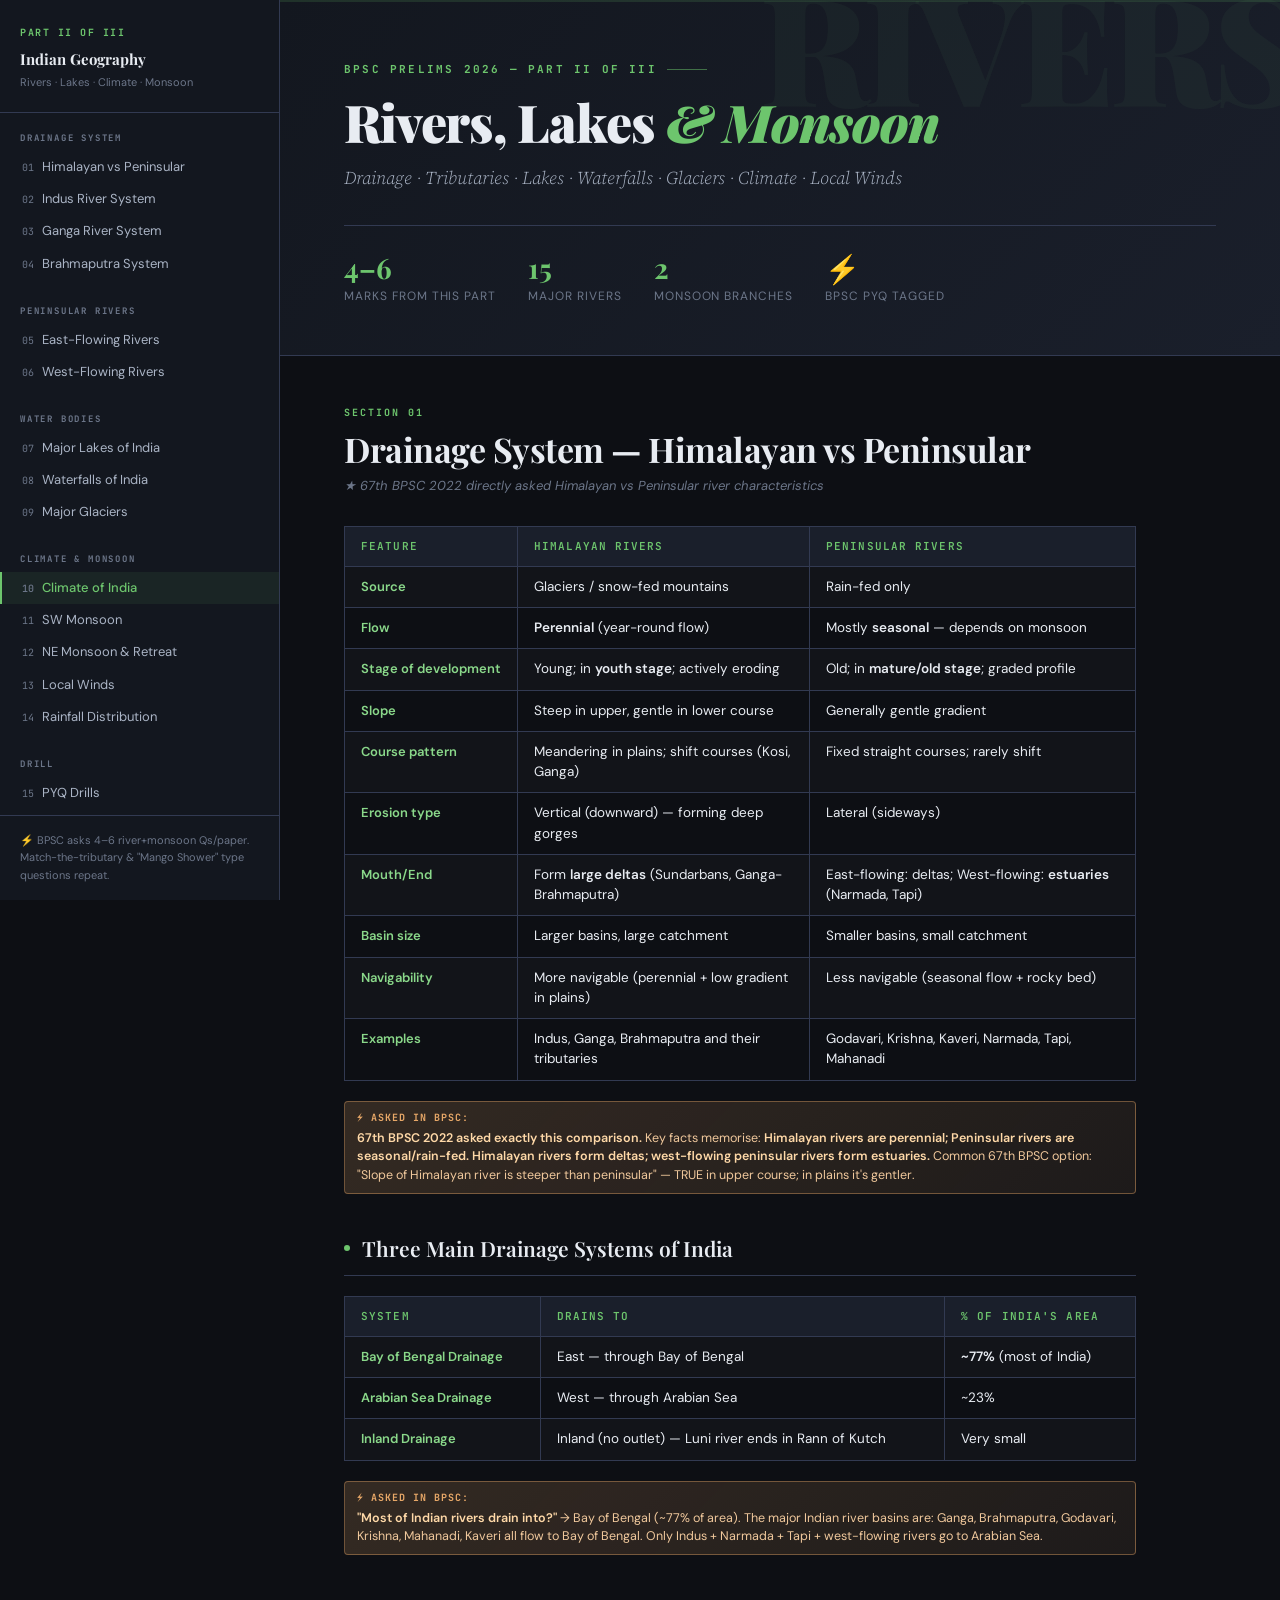
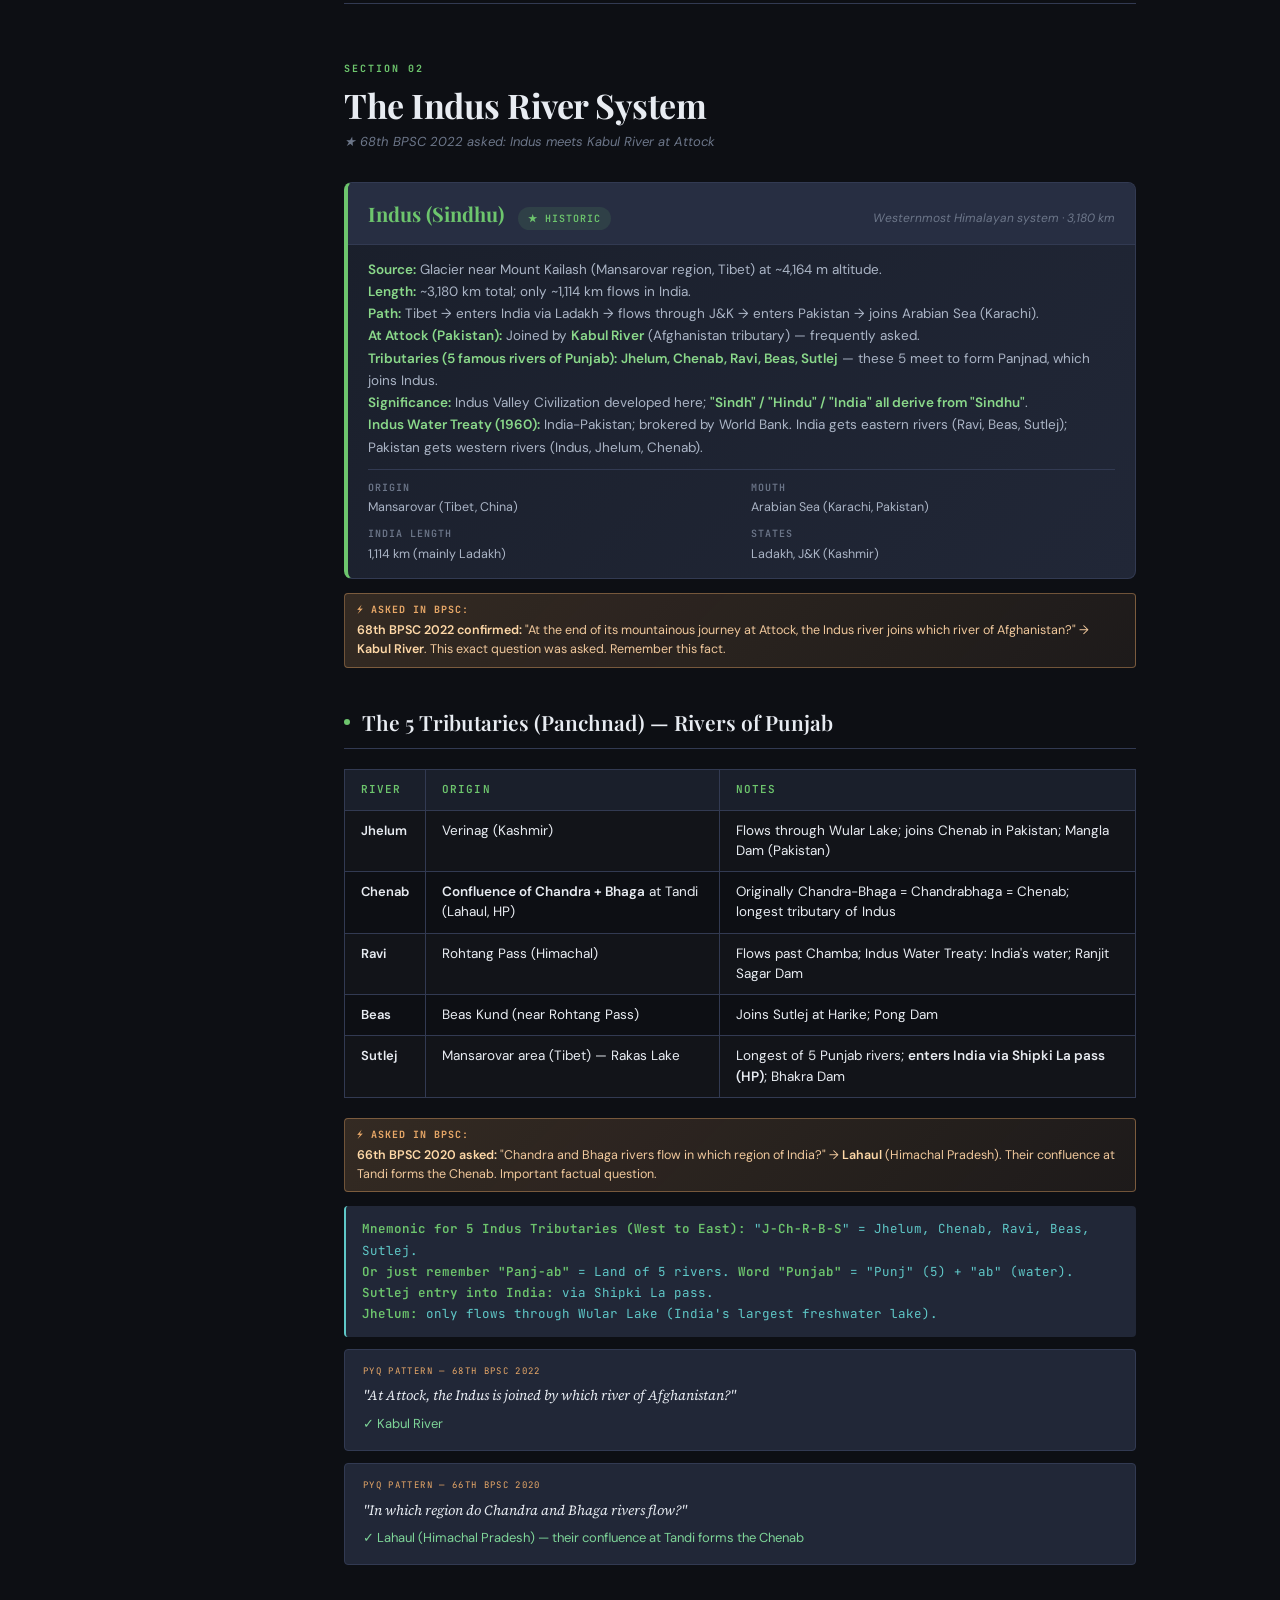
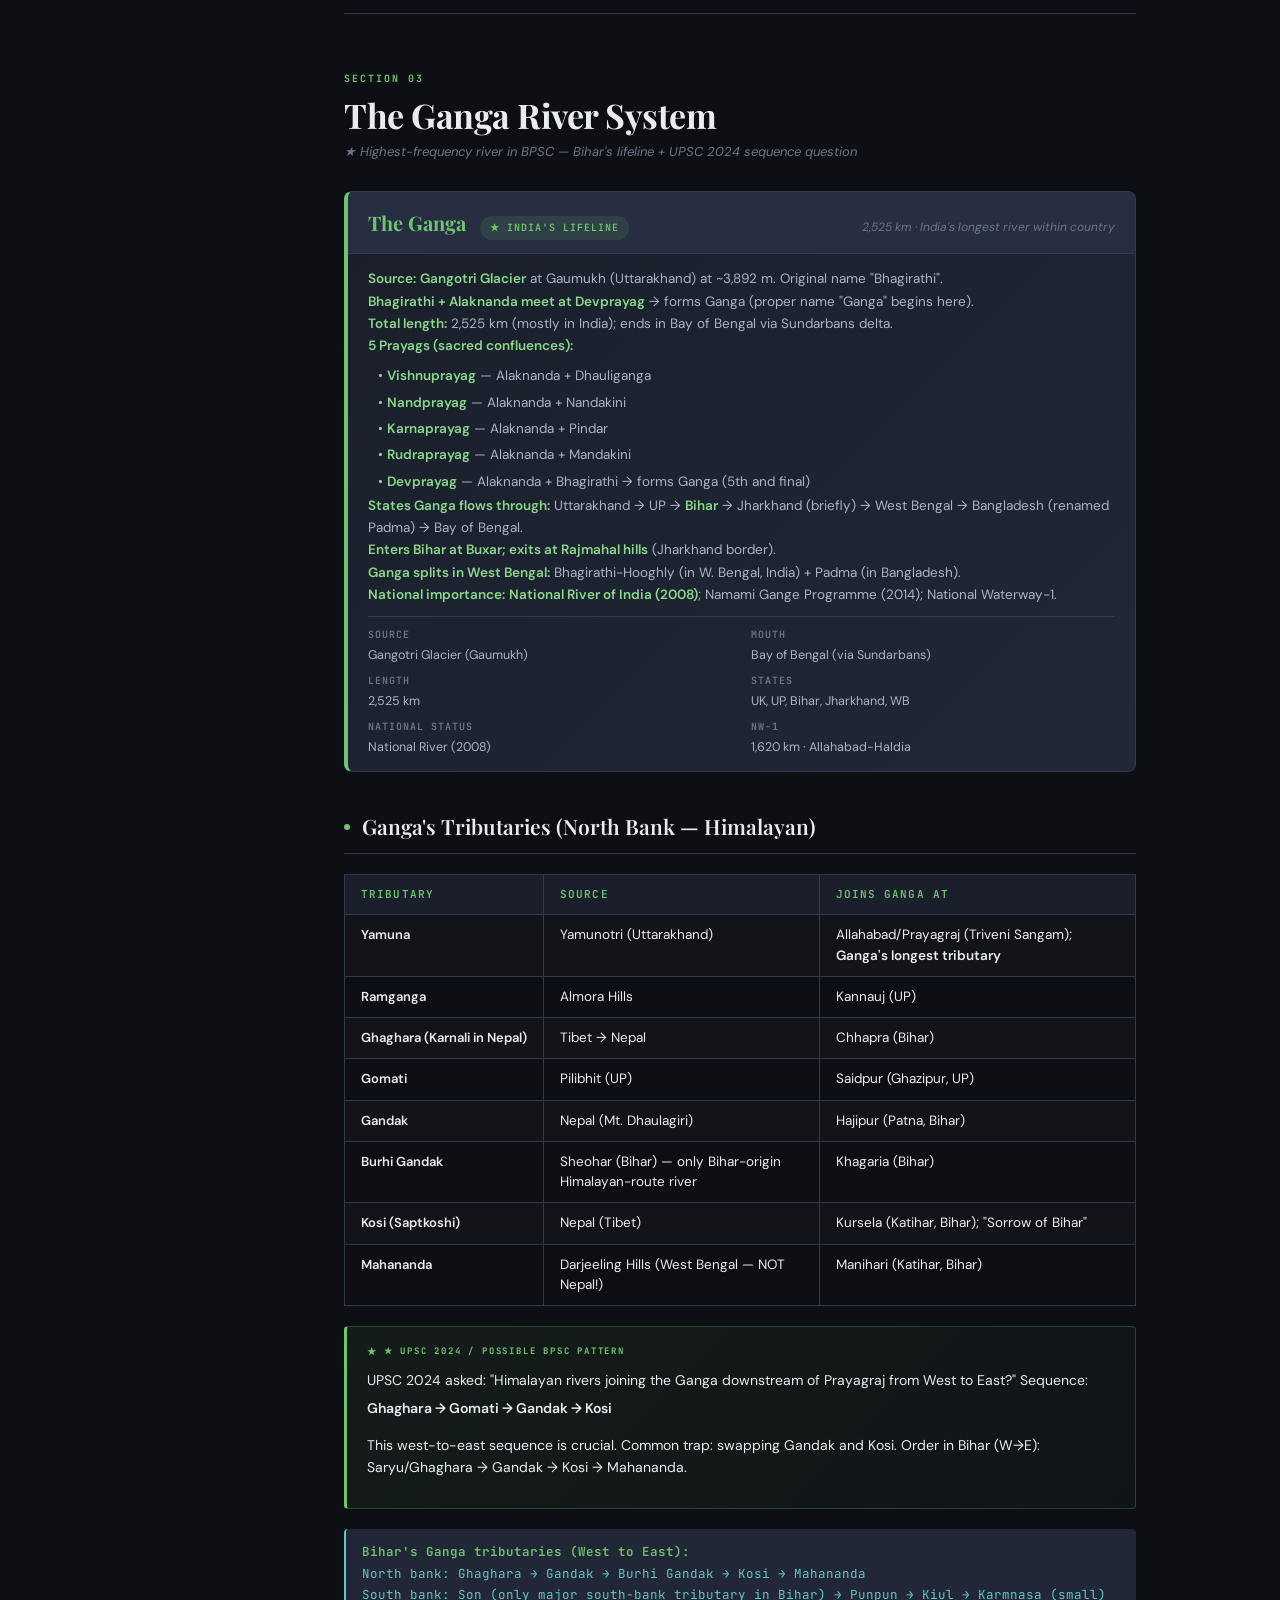
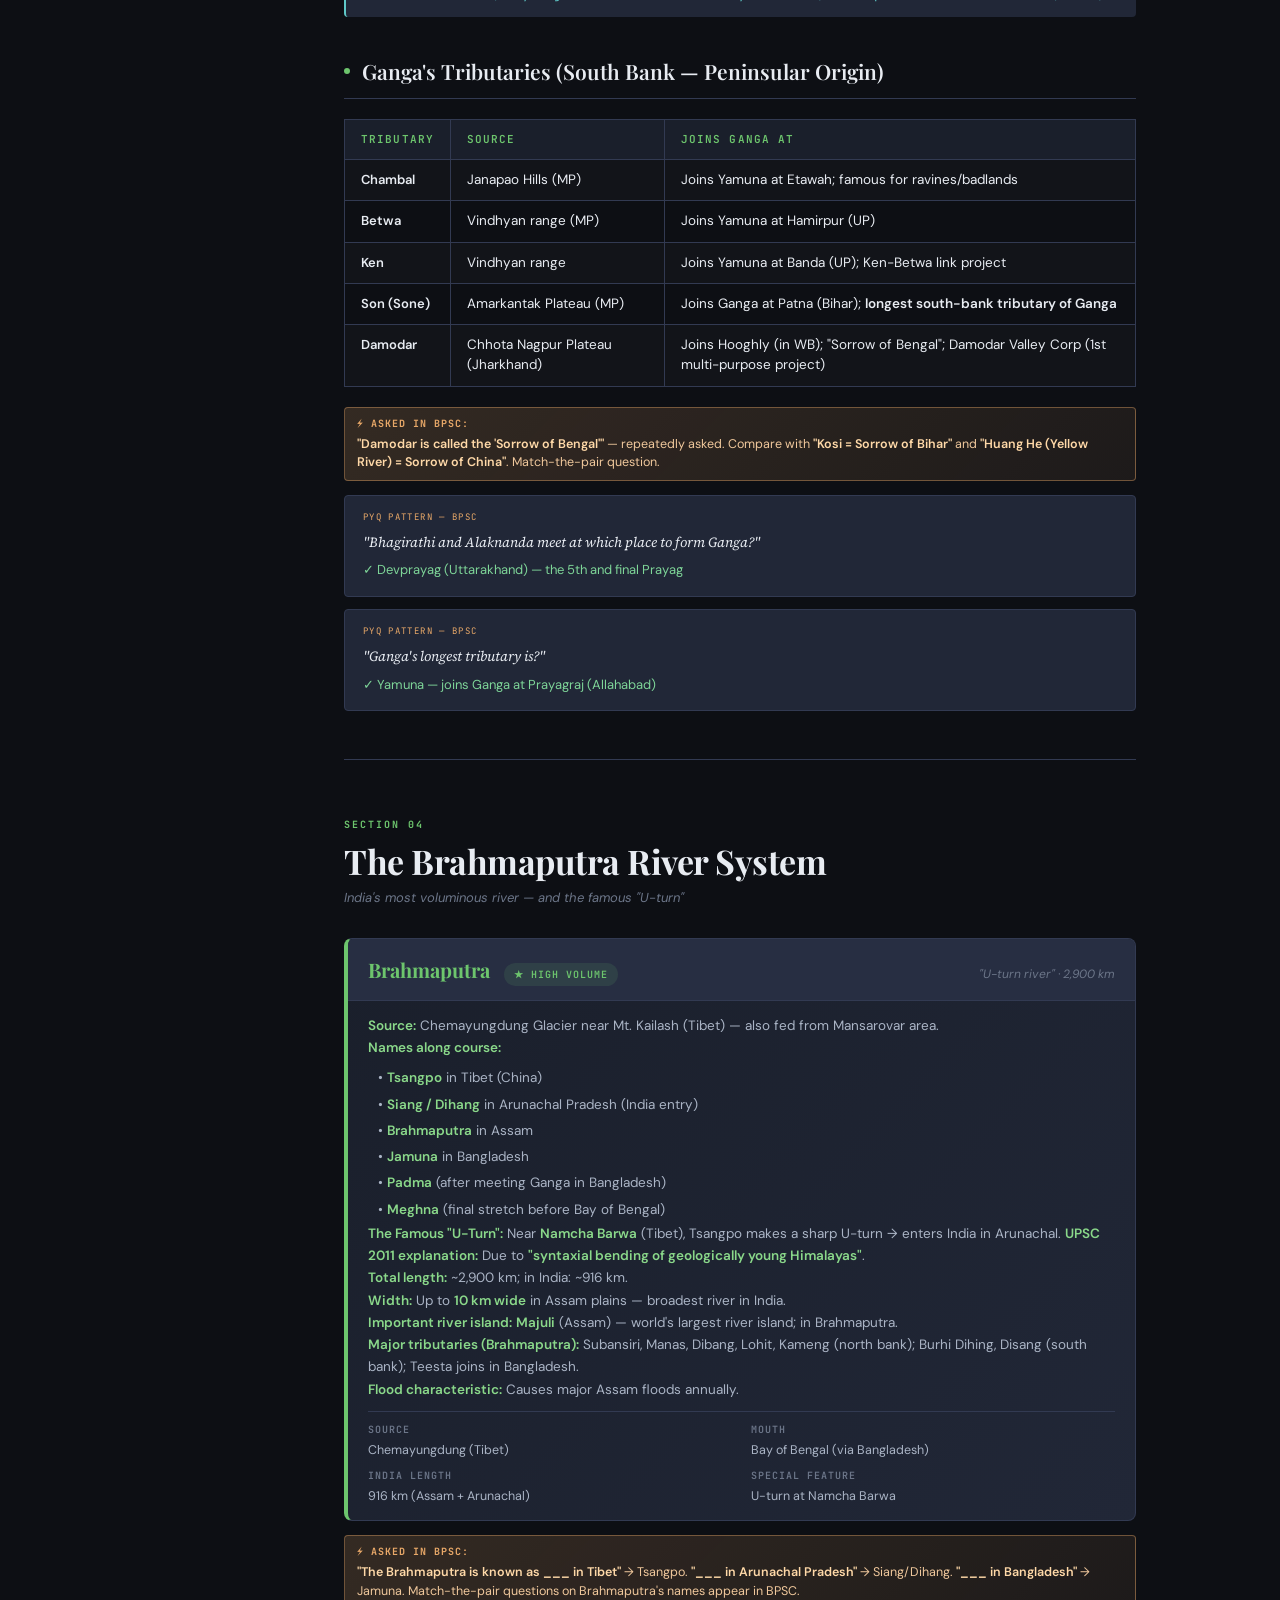
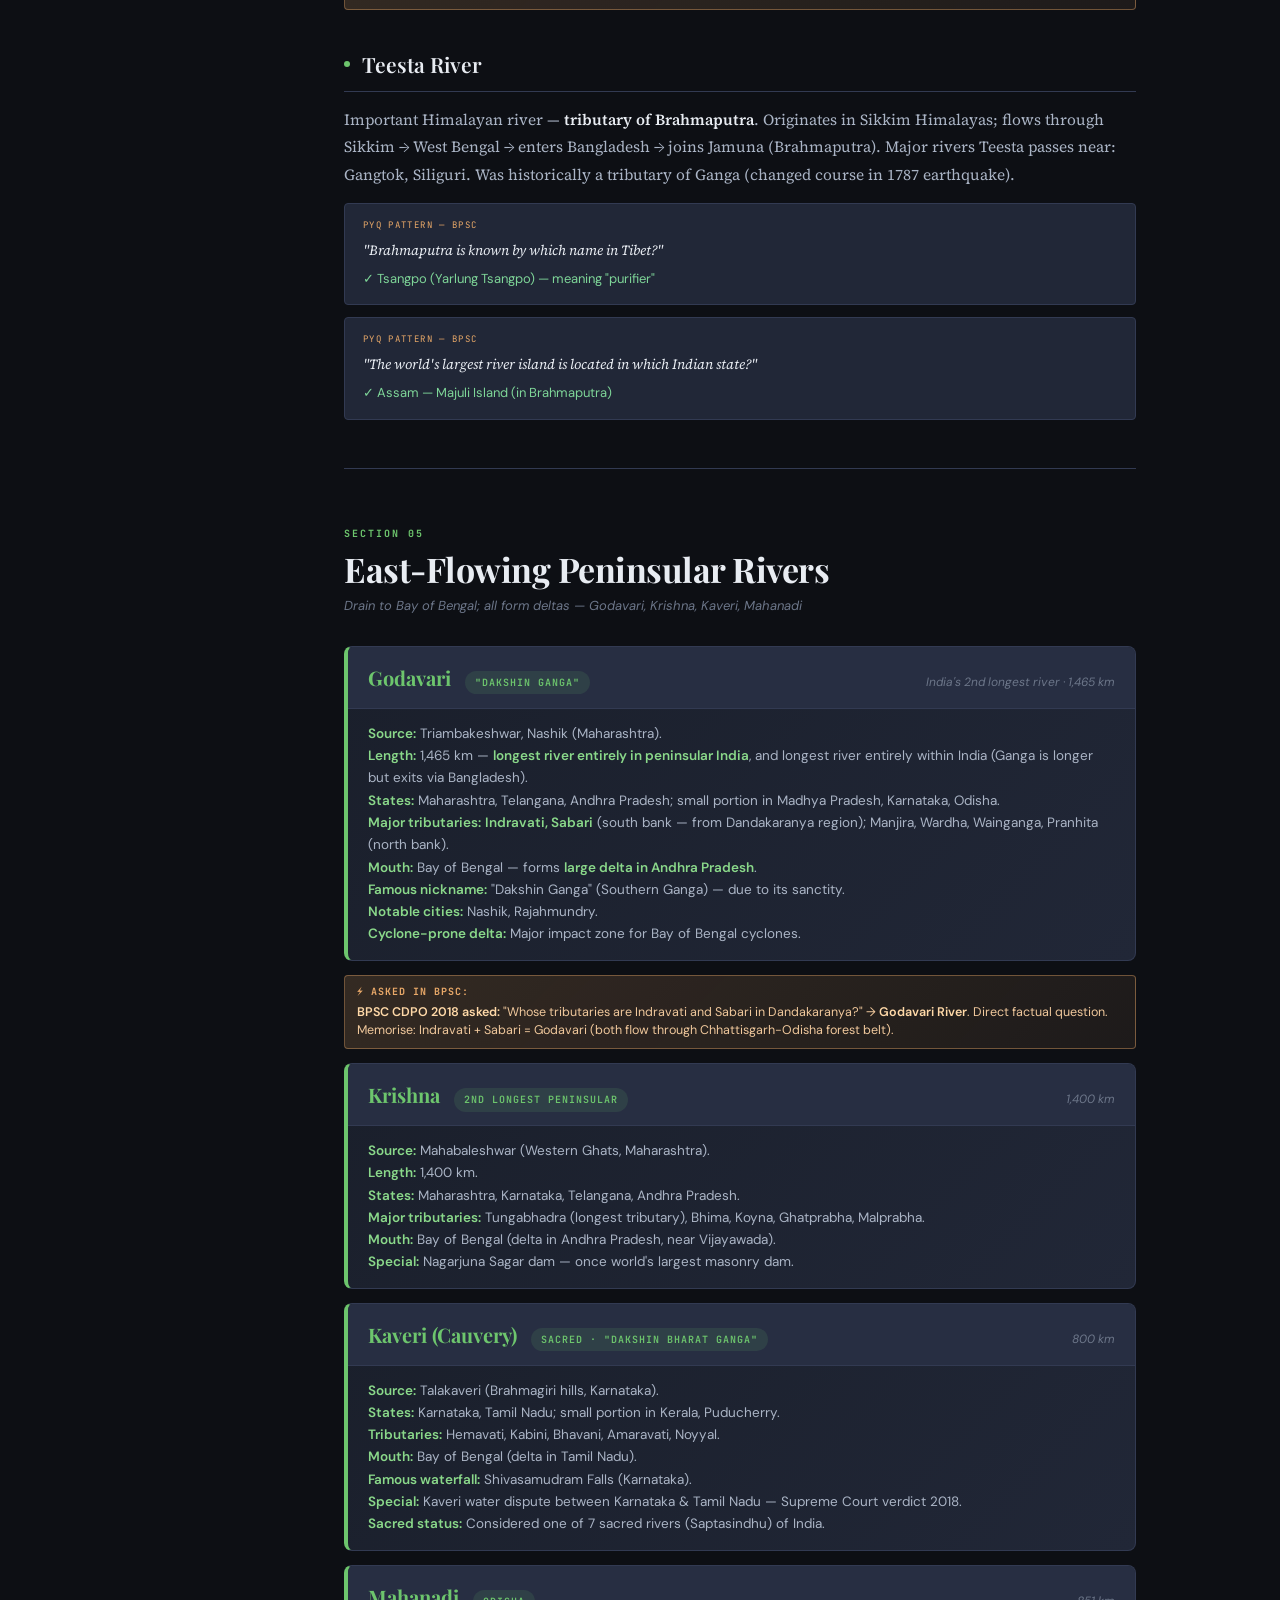
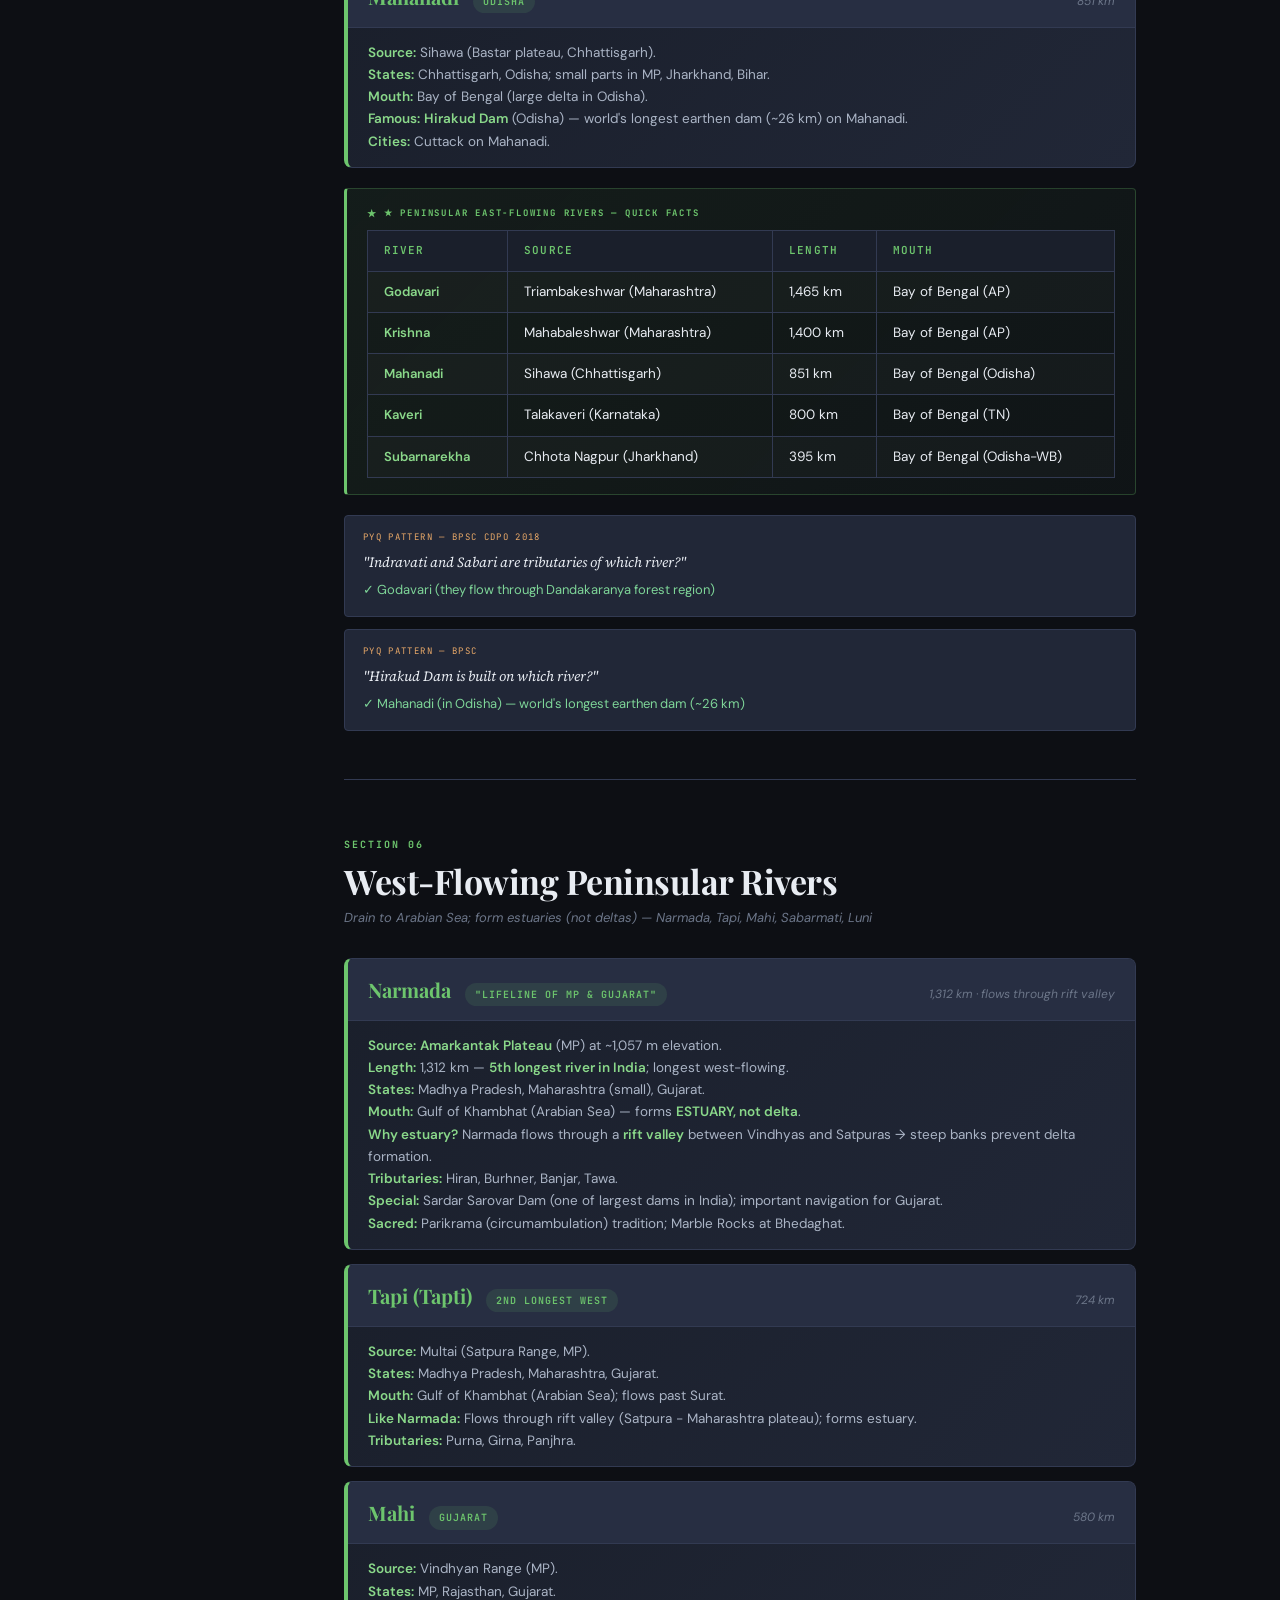
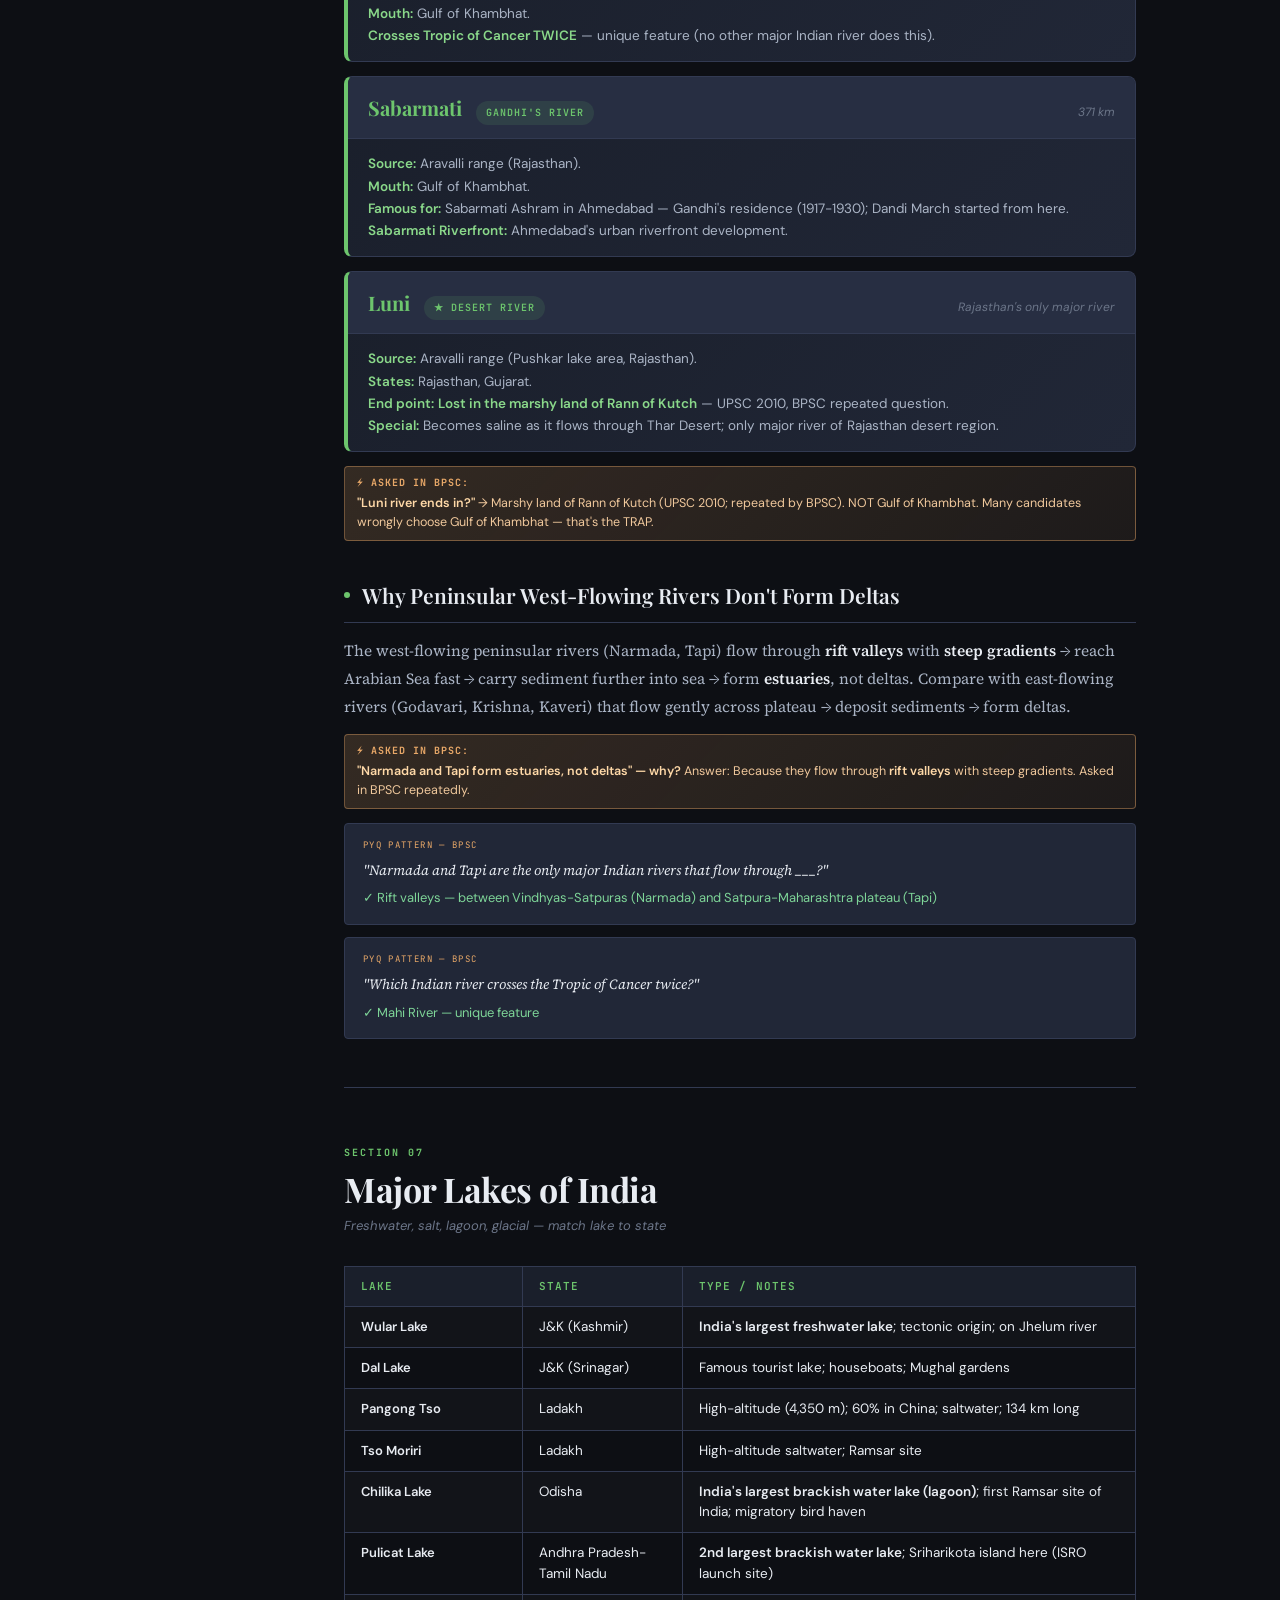
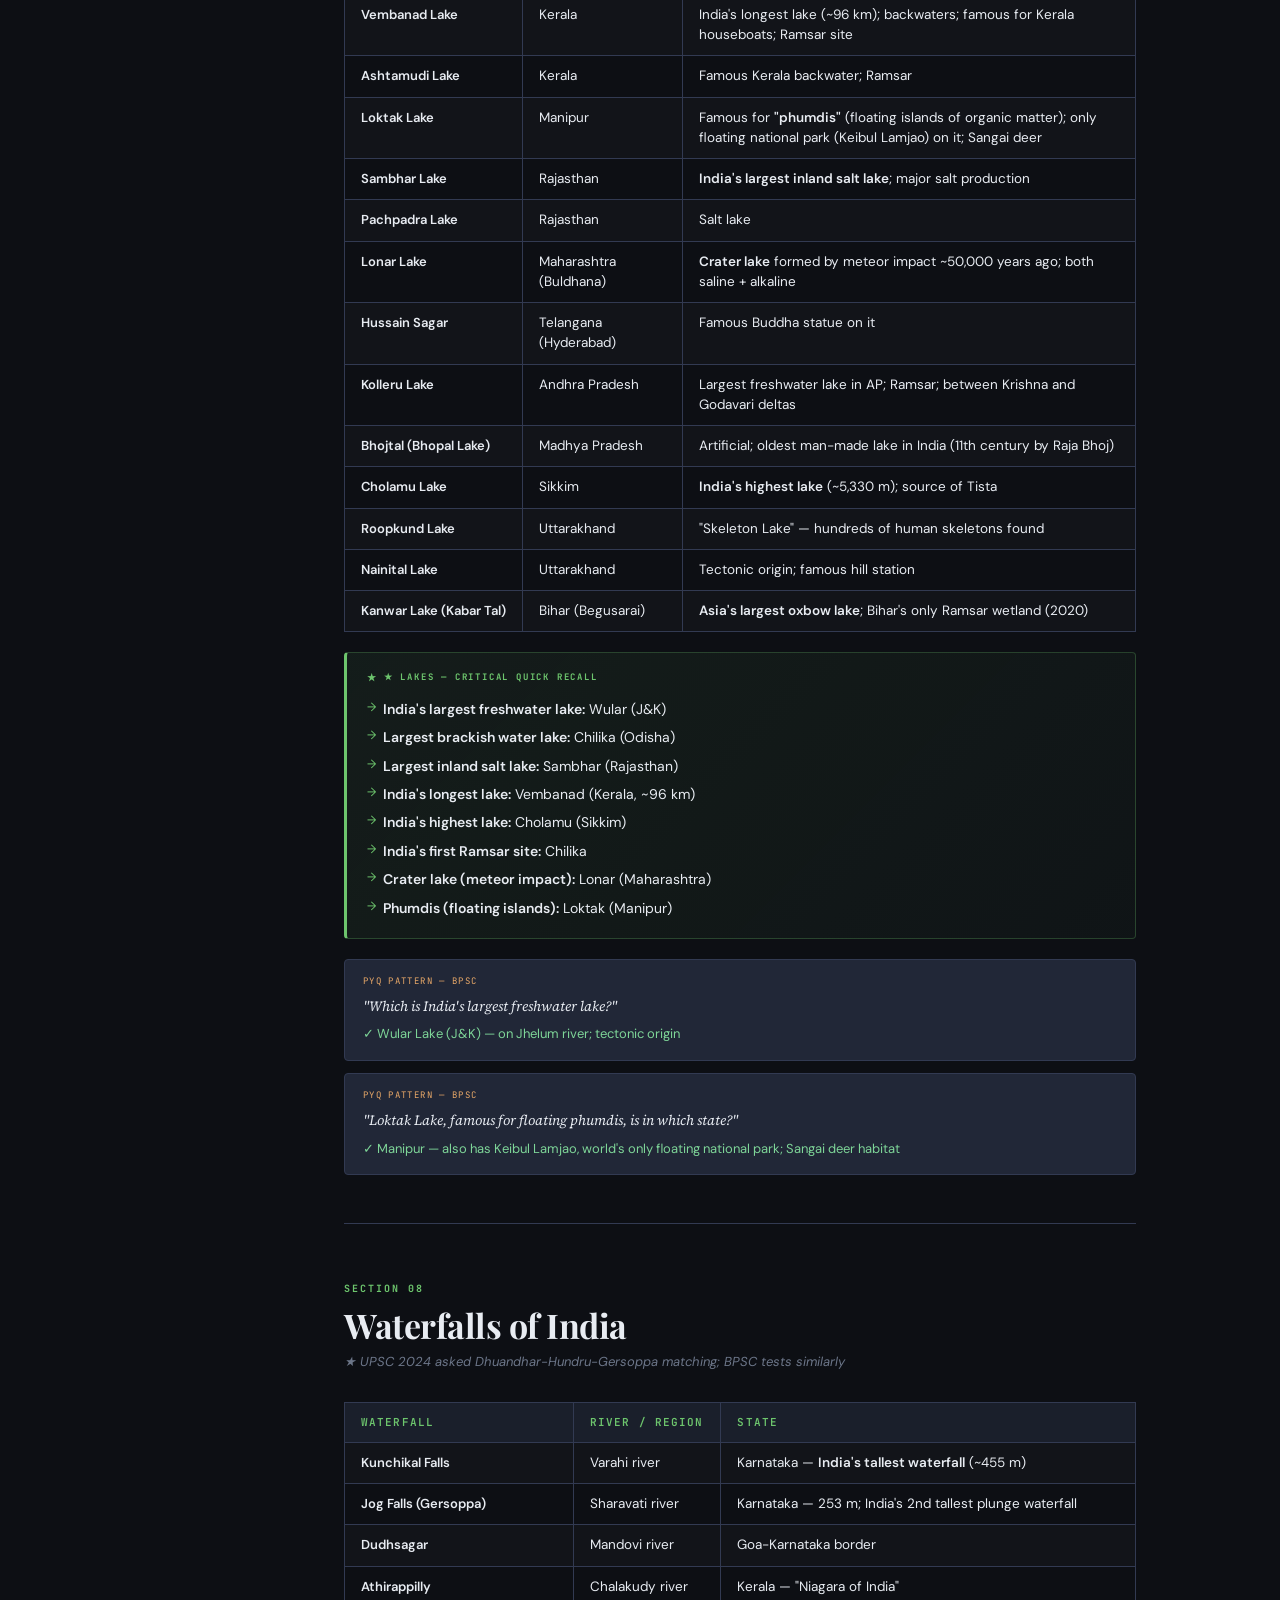
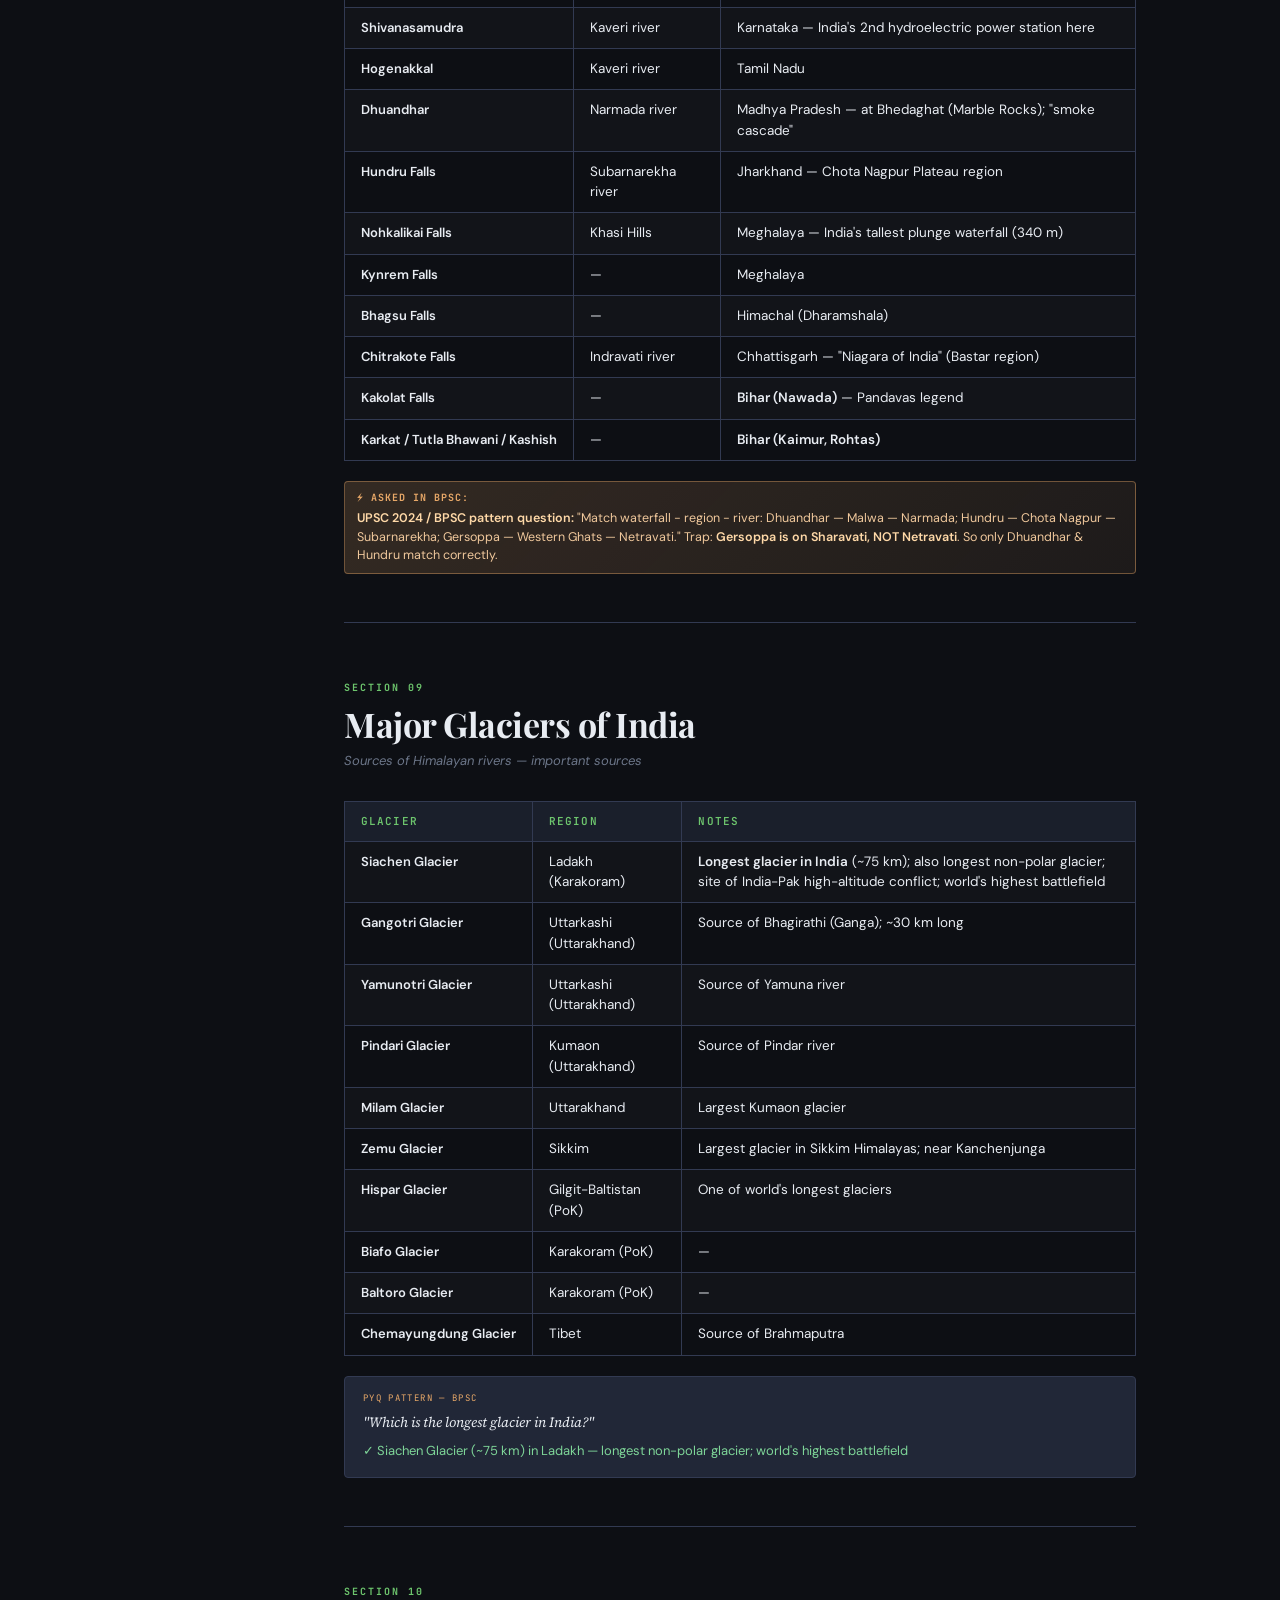
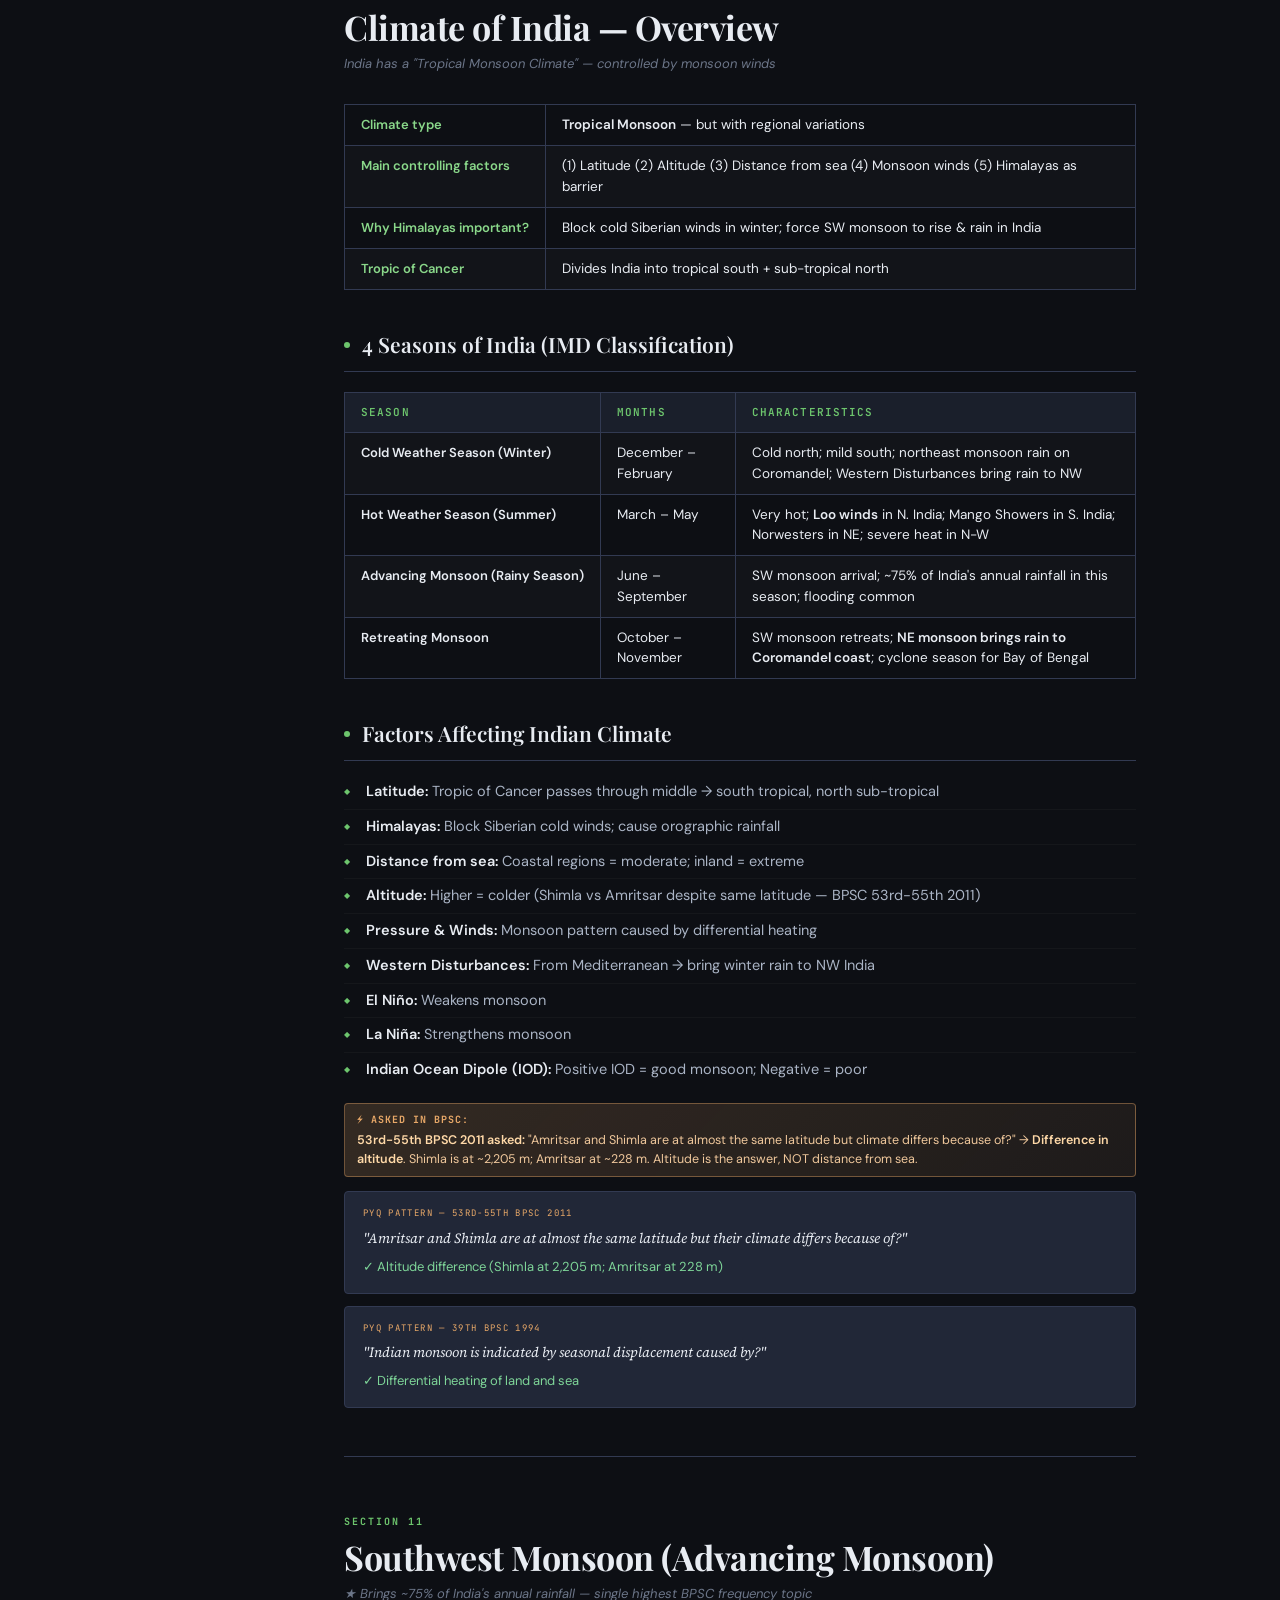
<file: pages/geography/india/core-2.html>
<!DOCTYPE html>
<html lang="en">
<head>
<meta charset="UTF-8">
<meta name="viewport" content="width=device-width, initial-scale=1.0">
<title>Indian Geography — Part 2 | BPSC Prelims Master Guide</title>
<link href="https://fonts.googleapis.com/css2?family=Playfair+Display:ital,wght@0,400;0,600;0,700;0,900;1,400;1,700&family=Source+Serif+4:ital,opsz,wght@0,8..60,300;0,8..60,400;0,8..60,600;1,8..60,300;1,8..60,400&family=JetBrains+Mono:wght@400;500;700&family=DM+Sans:wght@300;400;500;600&display=swap" rel="stylesheet">
<style>
:root{--bg:#0d0f14;--bg2:#13171f;--bg3:#1a1f2b;--bg4:#212737;--surface:#272e42;--border:#323a52;--text:#e8ecf2;--text2:#aab4c5;--text3:#6c7689;--gold:#6dc56d;--gold2:#8ad88a;--amber:#e8a868;--red:#e87878;--green:#7ed598;--blue:#5fa8e8;--teal:#5fc8c8;--sidebar-w:280px}
*{margin:0;padding:0;box-sizing:border-box}
body{background:var(--bg);color:var(--text);font-family:'Source Serif 4',Georgia,serif;font-size:16px;line-height:1.75;display:flex;min-height:100vh}
.sidebar{width:var(--sidebar-w);min-width:var(--sidebar-w);background:var(--bg2);border-right:1px solid var(--border);position:fixed;top:0;left:0;bottom:0;overflow-y:auto;z-index:100;display:flex;flex-direction:column}
.sidebar::-webkit-scrollbar{width:4px}.sidebar::-webkit-scrollbar-track{background:var(--bg2)}.sidebar::-webkit-scrollbar-thumb{background:var(--border);border-radius:2px}
.sidebar-header{padding:24px 20px 20px;border-bottom:1px solid var(--border);background:var(--bg2);position:sticky;top:0;z-index:10}
.sidebar-part-badge{font-family:'JetBrains Mono',monospace;font-size:10px;font-weight:700;letter-spacing:.15em;color:var(--gold);text-transform:uppercase;margin-bottom:8px;display:block}
.sidebar-title{font-family:'Playfair Display',serif;font-size:15px;font-weight:700;color:var(--text);line-height:1.3}
.sidebar-sub{font-family:'DM Sans',sans-serif;font-size:11px;color:var(--text3);margin-top:4px}
.nav-section{padding:6px 0}
.nav-section-label{font-family:'JetBrains Mono',monospace;font-size:9px;font-weight:700;letter-spacing:.2em;color:var(--text3);text-transform:uppercase;padding:12px 20px 4px}
.nav-item{display:block;padding:7px 20px;font-family:'DM Sans',sans-serif;font-size:13px;color:var(--text2);text-decoration:none;border-left:2px solid transparent;transition:all .15s ease;cursor:pointer;line-height:1.4}
.nav-item:hover{color:var(--gold);background:rgba(109,197,109,.05);border-left-color:rgba(109,197,109,.3)}
.nav-item.active{color:var(--gold);background:rgba(109,197,109,.08);border-left-color:var(--gold);font-weight:500}
.nav-item .nav-num{font-family:'JetBrains Mono',monospace;font-size:10px;color:var(--text3);margin-right:8px}
.sidebar-footer{margin-top:auto;padding:16px 20px;border-top:1px solid var(--border);font-family:'DM Sans',sans-serif;font-size:11px;color:var(--text3);line-height:1.6}
.main{margin-left:var(--sidebar-w);flex:1;min-width:0}
.hero{background:linear-gradient(135deg,var(--bg2),var(--bg3));border-bottom:1px solid var(--border);padding:60px 64px 48px;position:relative;overflow:hidden}
.hero::before{content:'RIVERS';position:absolute;right:-20px;top:-30px;font-family:'Playfair Display',serif;font-size:150px;font-weight:900;color:rgba(109,197,109,.05);letter-spacing:-5px;pointer-events:none;line-height:1}
.hero-eyebrow{font-family:'JetBrains Mono',monospace;font-size:11px;font-weight:700;letter-spacing:.2em;color:var(--gold);text-transform:uppercase;margin-bottom:16px;display:flex;align-items:center;gap:10px}
.hero-eyebrow::after{content:'';display:block;width:40px;height:1px;background:var(--gold);opacity:.5}
.hero-title{font-family:'Playfair Display',serif;font-size:52px;font-weight:900;line-height:1.05;color:var(--text);margin-bottom:8px;letter-spacing:-1px}
.hero-title span{color:var(--gold);font-style:italic}
.hero-subtitle{font-family:'Source Serif 4',serif;font-size:18px;color:var(--text2);margin-top:12px;font-style:italic;font-weight:300}
.hero-stats{display:flex;gap:32px;margin-top:32px;padding-top:28px;border-top:1px solid var(--border);flex-wrap:wrap}
.hero-stat{display:flex;flex-direction:column;gap:4px}
.hero-stat-num{font-family:'Playfair Display',serif;font-size:28px;font-weight:700;color:var(--gold);line-height:1}
.hero-stat-label{font-family:'DM Sans',sans-serif;font-size:12px;color:var(--text3);text-transform:uppercase;letter-spacing:.08em}
.content{padding:0 64px 80px;max-width:920px}
.section{padding-top:56px;border-top:1px solid var(--border);margin-top:48px}
.section:first-child{border-top:none;margin-top:0;padding-top:48px}
.section-number{font-family:'JetBrains Mono',monospace;font-size:10px;font-weight:700;color:var(--gold);letter-spacing:.2em;text-transform:uppercase;margin-bottom:8px;display:block}
.section-title{font-family:'Playfair Display',serif;font-size:34px;font-weight:700;color:var(--text);line-height:1.15;margin-bottom:6px;letter-spacing:-.5px}
.section-desc{font-family:'DM Sans',sans-serif;font-size:13px;color:var(--text3);margin-bottom:28px;font-style:italic}
.subsection{margin-top:36px}
.subsection-title{font-family:'Playfair Display',serif;font-size:21px;font-weight:600;color:var(--text);margin-bottom:14px;padding-bottom:8px;border-bottom:1px solid var(--border);display:flex;align-items:center;gap:12px}
.subsection-title .bullet{width:6px;height:6px;background:var(--gold);border-radius:50%;flex-shrink:0}
.exam-box{background:linear-gradient(135deg,rgba(109,197,109,.08),rgba(109,197,109,.03));border:1px solid rgba(109,197,109,.25);border-left:3px solid var(--gold);border-radius:4px;padding:16px 20px;margin:20px 0}
.exam-box-label{font-family:'JetBrains Mono',monospace;font-size:9px;font-weight:700;color:var(--gold);letter-spacing:.2em;text-transform:uppercase;margin-bottom:8px;display:flex;align-items:center;gap:6px}
.exam-box-label::before{content:'★';font-size:10px}
.exam-box p,.exam-box li{font-family:'DM Sans',sans-serif;font-size:14px;color:var(--text);line-height:1.6}
.exam-box ul{list-style:none;padding:0}
.exam-box li{padding:3px 0 3px 16px;position:relative}
.exam-box li::before{content:'→';position:absolute;left:0;color:var(--gold);font-size:12px}
.warn-box{background:rgba(232,120,120,.07);border:1px solid rgba(232,120,120,.2);border-left:3px solid var(--red);border-radius:4px;padding:14px 18px;margin:16px 0}
.warn-box-label{font-family:'JetBrains Mono',monospace;font-size:9px;font-weight:700;color:var(--red);letter-spacing:.2em;text-transform:uppercase;margin-bottom:6px}
.warn-box p{font-family:'DM Sans',sans-serif;font-size:13.5px;color:#e8a8a8;line-height:1.55}
.fact-table{width:100%;border-collapse:collapse;margin:20px 0;font-family:'DM Sans',sans-serif}
.fact-table th{background:var(--bg3);color:var(--gold);font-size:11px;font-weight:600;letter-spacing:.1em;text-transform:uppercase;padding:10px 16px;text-align:left;border:1px solid var(--border);font-family:'JetBrains Mono',monospace}
.fact-table td{padding:10px 16px;font-size:13.5px;color:var(--text);border:1px solid var(--border);line-height:1.5;vertical-align:top}
.fact-table tr:nth-child(even) td{background:rgba(255,255,255,.02)}
.fact-table tr:hover td{background:rgba(109,197,109,.04)}
.fact-table td.key{color:var(--gold2);font-weight:600;font-size:13px;white-space:nowrap}
.fact-table td.hl{color:var(--gold);font-family:'JetBrains Mono',monospace;font-size:13px;font-weight:700}
.bpsc-q{background:var(--bg4);border:1px solid var(--border);border-radius:4px;padding:14px 18px;margin:12px 0}
.bpsc-q-label{font-family:'JetBrains Mono',monospace;font-size:9px;color:var(--amber);letter-spacing:.15em;text-transform:uppercase;margin-bottom:6px}
.bpsc-q-text{font-family:'Source Serif 4',serif;font-size:14px;color:var(--text);font-style:italic;line-height:1.55;margin-bottom:6px}
.bpsc-q-ans{font-family:'DM Sans',sans-serif;font-size:13px;color:var(--green)}
.bpsc-q-ans::before{content:'✓ '}
p{margin-bottom:14px;color:var(--text2);font-size:15.5px;line-height:1.8}
strong{color:var(--text);font-weight:600}
em{color:var(--gold2);font-style:normal;font-weight:600}
ul.cl{list-style:none;padding:0;margin:10px 0 16px}
ul.cl li{padding:6px 0 6px 22px;position:relative;font-family:'DM Sans',sans-serif;font-size:14.5px;color:var(--text2);line-height:1.5;border-bottom:1px solid rgba(255,255,255,.03)}
ul.cl li:last-child{border-bottom:none}
ul.cl li::before{content:'◆';position:absolute;left:0;color:var(--gold);font-size:8px;top:10px}
ul.cl li strong{color:var(--text)}
.divider{height:1px;background:var(--border);margin:28px 0}
.grid-2{display:grid;grid-template-columns:1fr 1fr;gap:14px;margin:16px 0}
.grid-3{display:grid;grid-template-columns:1fr 1fr 1fr;gap:14px;margin:16px 0}
.grid-card{background:var(--bg3);border:1px solid var(--border);border-radius:6px;padding:16px}
.grid-card-title{font-family:'DM Sans',sans-serif;font-size:12px;font-weight:600;color:var(--gold);text-transform:uppercase;letter-spacing:.08em;margin-bottom:10px}
.grid-card ul{list-style:none;padding:0}
.grid-card li{font-family:'DM Sans',sans-serif;font-size:13px;color:var(--text2);padding:4px 0;border-bottom:1px solid rgba(255,255,255,.03);line-height:1.4}
.grid-card li:last-child{border-bottom:none}
.grid-card li strong{color:var(--text)}
.memo{background:var(--bg4);border-radius:4px;padding:12px 16px;margin:10px 0;font-family:'JetBrains Mono',monospace;font-size:12.5px;color:var(--teal);line-height:1.7;border-left:2px solid var(--teal)}
.memo strong{color:var(--gold)}
.progress-bar{position:fixed;top:0;left:var(--sidebar-w);right:0;height:2px;background:rgba(109,197,109,.15);z-index:200}
.progress-fill{height:100%;background:var(--gold);width:0%;transition:width .1s linear}
.pull-quote{border-left:3px solid var(--gold);padding:12px 20px;margin:24px 0;background:rgba(109,197,109,.04);border-radius:0 4px 4px 0}
.pull-quote p{font-family:'Playfair Display',serif;font-size:17px;font-style:italic;color:var(--text);line-height:1.6;margin:0}

/* INLINE BPSC TAG */
.asked{display:inline-flex;align-items:center;gap:6px;background:linear-gradient(135deg,rgba(232,168,104,.18),rgba(232,168,104,.08));border:1px solid rgba(232,168,104,.4);border-radius:4px;padding:8px 12px;margin:8px 0;font-family:'DM Sans',sans-serif;font-size:12.5px;color:#f0c89c;line-height:1.5}
.asked::before{content:'⚡ ASKED IN BPSC:';font-family:'JetBrains Mono',monospace;font-weight:700;font-size:10px;color:var(--amber);letter-spacing:.1em;flex-shrink:0;margin-right:4px}
.asked.block{display:block;margin:14px 0}
.asked.block::before{display:block;margin-bottom:4px}
.asked strong{color:#ffd9a8}

/* RIVER CARD */
.river-card{background:linear-gradient(135deg,var(--bg3),var(--bg4));border:1px solid var(--border);border-radius:8px;margin:14px 0;overflow:hidden;border-left:4px solid var(--gold)}
.river-header{padding:13px 20px;background:var(--surface);display:flex;align-items:baseline;gap:14px;flex-wrap:wrap;border-bottom:1px solid var(--border)}
.river-name{font-family:'Playfair Display',serif;font-size:20px;font-weight:700;color:var(--gold)}
.river-tag{font-family:'JetBrains Mono',monospace;font-size:10px;background:rgba(109,197,109,.12);color:var(--gold);padding:3px 10px;border-radius:20px;letter-spacing:.1em;font-weight:600}
.river-tagline{font-family:'DM Sans',sans-serif;font-size:12px;color:var(--text3);font-style:italic;margin-left:auto}
.river-body{padding:14px 20px;font-family:'DM Sans',sans-serif;font-size:13.5px;color:var(--text2);line-height:1.65}
.river-body strong{color:var(--gold2)}
.river-grid{display:grid;grid-template-columns:1fr 1fr;gap:8px 18px;margin-top:10px;padding-top:10px;border-top:1px solid var(--border)}
.river-grid > div{font-size:12.5px}
.river-grid strong{color:var(--text3);font-family:'JetBrains Mono',monospace;font-size:10px;text-transform:uppercase;letter-spacing:.1em;display:block;margin-bottom:1px}

/* RECORD ROW */
.record{display:grid;grid-template-columns:auto 1fr;gap:14px;align-items:center;background:var(--bg3);border:1px solid var(--border);border-radius:6px;padding:11px 16px;margin:6px 0;border-left:3px solid var(--gold)}
.record-num{font-family:'Playfair Display',serif;font-size:18px;font-weight:700;color:var(--gold);min-width:36px}
.record-text{font-family:'DM Sans',sans-serif;font-size:13.5px;color:var(--text);line-height:1.5}
.record-text strong{color:var(--gold2)}
.record-text small{display:block;font-size:11px;color:var(--text3);margin-top:2px;font-family:'JetBrains Mono',monospace;letter-spacing:.05em}

@media(max-width:900px){.sidebar{display:none}.main{margin-left:0}.hero{padding:32px 24px}.content{padding:0 24px 60px}.grid-2,.grid-3,.river-grid{grid-template-columns:1fr}.hero-stats{gap:20px}.hero-title{font-size:36px}}
</style>
</head>
<body>
<div class="progress-bar"><div class="progress-fill" id="pf"></div></div>

<nav class="sidebar">
  <div class="sidebar-header">
    <span class="sidebar-part-badge">Part II of III</span>
    <div class="sidebar-title">Indian Geography</div>
    <div class="sidebar-sub">Rivers · Lakes · Climate · Monsoon</div>
  </div>
  <div class="nav-section">
    <div class="nav-section-label">Drainage System</div>
    <a class="nav-item" href="#s1"><span class="nav-num">01</span>Himalayan vs Peninsular</a>
    <a class="nav-item" href="#s2"><span class="nav-num">02</span>Indus River System</a>
    <a class="nav-item" href="#s3"><span class="nav-num">03</span>Ganga River System</a>
    <a class="nav-item" href="#s4"><span class="nav-num">04</span>Brahmaputra System</a>
  </div>
  <div class="nav-section">
    <div class="nav-section-label">Peninsular Rivers</div>
    <a class="nav-item" href="#s5"><span class="nav-num">05</span>East-Flowing Rivers</a>
    <a class="nav-item" href="#s6"><span class="nav-num">06</span>West-Flowing Rivers</a>
  </div>
  <div class="nav-section">
    <div class="nav-section-label">Water Bodies</div>
    <a class="nav-item" href="#s7"><span class="nav-num">07</span>Major Lakes of India</a>
    <a class="nav-item" href="#s8"><span class="nav-num">08</span>Waterfalls of India</a>
    <a class="nav-item" href="#s9"><span class="nav-num">09</span>Major Glaciers</a>
  </div>
  <div class="nav-section">
    <div class="nav-section-label">Climate &amp; Monsoon</div>
    <a class="nav-item" href="#s10"><span class="nav-num">10</span>Climate of India</a>
    <a class="nav-item" href="#s11"><span class="nav-num">11</span>SW Monsoon</a>
    <a class="nav-item" href="#s12"><span class="nav-num">12</span>NE Monsoon &amp; Retreat</a>
    <a class="nav-item" href="#s13"><span class="nav-num">13</span>Local Winds</a>
    <a class="nav-item" href="#s14"><span class="nav-num">14</span>Rainfall Distribution</a>
  </div>
  <div class="nav-section">
    <div class="nav-section-label">Drill</div>
    <a class="nav-item" href="#s15"><span class="nav-num">15</span>PYQ Drills</a>
  </div>
  <div class="sidebar-footer">⚡ BPSC asks 4–6 river+monsoon Qs/paper. Match-the-tributary &amp; "Mango Shower" type questions repeat.</div>
</nav>

<main class="main">
<div class="hero">
  <div class="hero-eyebrow">BPSC Prelims 2026 — Part II of III</div>
  <h1 class="hero-title">Rivers, Lakes <span>&amp; Monsoon</span></h1>
  <div class="hero-subtitle">Drainage · Tributaries · Lakes · Waterfalls · Glaciers · Climate · Local Winds</div>
  <div class="hero-stats">
    <div class="hero-stat"><div class="hero-stat-num">4–6</div><div class="hero-stat-label">Marks From This Part</div></div>
    <div class="hero-stat"><div class="hero-stat-num">15</div><div class="hero-stat-label">Major Rivers</div></div>
    <div class="hero-stat"><div class="hero-stat-num">2</div><div class="hero-stat-label">Monsoon Branches</div></div>
    <div class="hero-stat"><div class="hero-stat-num">⚡</div><div class="hero-stat-label">BPSC PYQ Tagged</div></div>
  </div>
</div>

<div class="content">

<!-- ============================== -->
<!-- S1: HIMALAYAN VS PENINSULAR -->
<!-- ============================== -->
<section class="section" id="s1">
<span class="section-number">Section 01</span>
<h2 class="section-title">Drainage System — Himalayan vs Peninsular</h2>
<div class="section-desc">★ 67th BPSC 2022 directly asked Himalayan vs Peninsular river characteristics</div>

<table class="fact-table">
<tr><th>Feature</th><th>Himalayan Rivers</th><th>Peninsular Rivers</th></tr>
<tr><td class="key">Source</td><td>Glaciers / snow-fed mountains</td><td>Rain-fed only</td></tr>
<tr><td class="key">Flow</td><td><strong>Perennial</strong> (year-round flow)</td><td>Mostly <strong>seasonal</strong> — depends on monsoon</td></tr>
<tr><td class="key">Stage of development</td><td>Young; in <strong>youth stage</strong>; actively eroding</td><td>Old; in <strong>mature/old stage</strong>; graded profile</td></tr>
<tr><td class="key">Slope</td><td>Steep in upper, gentle in lower course</td><td>Generally gentle gradient</td></tr>
<tr><td class="key">Course pattern</td><td>Meandering in plains; shift courses (Kosi, Ganga)</td><td>Fixed straight courses; rarely shift</td></tr>
<tr><td class="key">Erosion type</td><td>Vertical (downward) — forming deep gorges</td><td>Lateral (sideways)</td></tr>
<tr><td class="key">Mouth/End</td><td>Form <strong>large deltas</strong> (Sundarbans, Ganga-Brahmaputra)</td><td>East-flowing: deltas; West-flowing: <strong>estuaries</strong> (Narmada, Tapi)</td></tr>
<tr><td class="key">Basin size</td><td>Larger basins, large catchment</td><td>Smaller basins, small catchment</td></tr>
<tr><td class="key">Navigability</td><td>More navigable (perennial + low gradient in plains)</td><td>Less navigable (seasonal flow + rocky bed)</td></tr>
<tr><td class="key">Examples</td><td>Indus, Ganga, Brahmaputra and their tributaries</td><td>Godavari, Krishna, Kaveri, Narmada, Tapi, Mahanadi</td></tr>
</table>

<div class="asked block">
<strong>67th BPSC 2022 asked exactly this comparison.</strong> Key facts memorise: <strong>Himalayan rivers are perennial; Peninsular rivers are seasonal/rain-fed.</strong> <strong>Himalayan rivers form deltas; west-flowing peninsular rivers form estuaries.</strong> Common 67th BPSC option: "Slope of Himalayan river is steeper than peninsular" — TRUE in upper course; in plains it's gentler.
</div>

<div class="subsection">
<div class="subsection-title"><div class="bullet"></div>Three Main Drainage Systems of India</div>
<table class="fact-table">
<tr><th>System</th><th>Drains To</th><th>% of India's Area</th></tr>
<tr><td class="key">Bay of Bengal Drainage</td><td>East — through Bay of Bengal</td><td><strong>~77%</strong> (most of India)</td></tr>
<tr><td class="key">Arabian Sea Drainage</td><td>West — through Arabian Sea</td><td>~23%</td></tr>
<tr><td class="key">Inland Drainage</td><td>Inland (no outlet) — Luni river ends in Rann of Kutch</td><td>Very small</td></tr>
</table>

<div class="asked block">
<strong>"Most of Indian rivers drain into?"</strong> → Bay of Bengal (~77% of area). The major Indian river basins are: Ganga, Brahmaputra, Godavari, Krishna, Mahanadi, Kaveri all flow to Bay of Bengal. Only Indus + Narmada + Tapi + west-flowing rivers go to Arabian Sea.
</div>
</div>
</section>

<!-- ============================== -->
<!-- S2: INDUS RIVER SYSTEM -->
<!-- ============================== -->
<section class="section" id="s2">
<span class="section-number">Section 02</span>
<h2 class="section-title">The Indus River System</h2>
<div class="section-desc">★ 68th BPSC 2022 asked: Indus meets Kabul River at Attock</div>

<div class="river-card">
<div class="river-header">
<span class="river-name">Indus (Sindhu)</span>
<span class="river-tag">★ HISTORIC</span>
<span class="river-tagline">Westernmost Himalayan system · 3,180 km</span>
</div>
<div class="river-body">
<strong>Source:</strong> Glacier near Mount Kailash (Mansarovar region, Tibet) at ~4,164 m altitude.<br>
<strong>Length:</strong> ~3,180 km total; only ~1,114 km flows in India.<br>
<strong>Path:</strong> Tibet → enters India via Ladakh → flows through J&amp;K → enters Pakistan → joins Arabian Sea (Karachi).<br>
<strong>At Attock (Pakistan):</strong> Joined by <strong>Kabul River</strong> (Afghanistan tributary) — frequently asked.<br>
<strong>Tributaries (5 famous rivers of Punjab):</strong> <strong>Jhelum, Chenab, Ravi, Beas, Sutlej</strong> — these 5 meet to form Panjnad, which joins Indus.<br>
<strong>Significance:</strong> Indus Valley Civilization developed here; <strong>"Sindh" / "Hindu" / "India" all derive from "Sindhu"</strong>.<br>
<strong>Indus Water Treaty (1960):</strong> India-Pakistan; brokered by World Bank. India gets eastern rivers (Ravi, Beas, Sutlej); Pakistan gets western rivers (Indus, Jhelum, Chenab).
<div class="river-grid">
<div><strong>Origin</strong>Mansarovar (Tibet, China)</div>
<div><strong>Mouth</strong>Arabian Sea (Karachi, Pakistan)</div>
<div><strong>India length</strong>1,114 km (mainly Ladakh)</div>
<div><strong>States</strong>Ladakh, J&amp;K (Kashmir)</div>
</div>
</div>
</div>

<div class="asked block">
<strong>68th BPSC 2022 confirmed:</strong> "At the end of its mountainous journey at Attock, the Indus river joins which river of Afghanistan?" → <strong>Kabul River</strong>. This exact question was asked. Remember this fact.
</div>

<div class="subsection">
<div class="subsection-title"><div class="bullet"></div>The 5 Tributaries (Panchnad) — Rivers of Punjab</div>
<table class="fact-table">
<tr><th>River</th><th>Origin</th><th>Notes</th></tr>
<tr><td class="key"><strong>Jhelum</strong></td><td>Verinag (Kashmir)</td><td>Flows through Wular Lake; joins Chenab in Pakistan; Mangla Dam (Pakistan)</td></tr>
<tr><td class="key"><strong>Chenab</strong></td><td><strong>Confluence of Chandra + Bhaga</strong> at Tandi (Lahaul, HP)</td><td>Originally Chandra-Bhaga = Chandrabhaga = Chenab; longest tributary of Indus</td></tr>
<tr><td class="key"><strong>Ravi</strong></td><td>Rohtang Pass (Himachal)</td><td>Flows past Chamba; Indus Water Treaty: India's water; Ranjit Sagar Dam</td></tr>
<tr><td class="key"><strong>Beas</strong></td><td>Beas Kund (near Rohtang Pass)</td><td>Joins Sutlej at Harike; Pong Dam</td></tr>
<tr><td class="key"><strong>Sutlej</strong></td><td>Mansarovar area (Tibet) — Rakas Lake</td><td>Longest of 5 Punjab rivers; <strong>enters India via Shipki La pass (HP)</strong>; Bhakra Dam</td></tr>
</table>

<div class="asked block">
<strong>66th BPSC 2020 asked:</strong> "Chandra and Bhaga rivers flow in which region of India?" → <strong>Lahaul</strong> (Himachal Pradesh). Their confluence at Tandi forms the Chenab. Important factual question.
</div>

<div class="memo">
<strong>Mnemonic for 5 Indus Tributaries (West to East):</strong> "<strong>J-Ch-R-B-S</strong>" = Jhelum, Chenab, Ravi, Beas, Sutlej.<br>
<strong>Or just remember "Panj-ab"</strong> = Land of 5 rivers. <strong>Word "Punjab"</strong> = "Punj" (5) + "ab" (water).<br>
<strong>Sutlej entry into India:</strong> via Shipki La pass.<br>
<strong>Jhelum:</strong> only flows through Wular Lake (India's largest freshwater lake).
</div>
</div>

<div class="bpsc-q"><div class="bpsc-q-label">PYQ Pattern — 68th BPSC 2022</div><div class="bpsc-q-text">"At Attock, the Indus is joined by which river of Afghanistan?"</div><div class="bpsc-q-ans">Kabul River</div></div>

<div class="bpsc-q"><div class="bpsc-q-label">PYQ Pattern — 66th BPSC 2020</div><div class="bpsc-q-text">"In which region do Chandra and Bhaga rivers flow?"</div><div class="bpsc-q-ans">Lahaul (Himachal Pradesh) — their confluence at Tandi forms the Chenab</div></div>
</section>

<!-- ============================== -->
<!-- S3: GANGA RIVER SYSTEM -->
<!-- ============================== -->
<section class="section" id="s3">
<span class="section-number">Section 03</span>
<h2 class="section-title">The Ganga River System</h2>
<div class="section-desc">★ Highest-frequency river in BPSC — Bihar's lifeline + UPSC 2024 sequence question</div>

<div class="river-card">
<div class="river-header">
<span class="river-name">The Ganga</span>
<span class="river-tag">★ INDIA'S LIFELINE</span>
<span class="river-tagline">2,525 km · India's longest river within country</span>
</div>
<div class="river-body">
<strong>Source:</strong> <strong>Gangotri Glacier</strong> at Gaumukh (Uttarakhand) at ~3,892 m. Original name "Bhagirathi".<br>
<strong>Bhagirathi + Alaknanda meet at Devprayag</strong> → forms Ganga (proper name "Ganga" begins here).<br>
<strong>Total length:</strong> 2,525 km (mostly in India); ends in Bay of Bengal via Sundarbans delta.<br>
<strong>5 Prayags (sacred confluences):</strong>
<ul style="list-style:none;padding-left:10px;margin-top:6px;">
<li style="padding:2px 0">• <strong>Vishnuprayag</strong> — Alaknanda + Dhauliganga</li>
<li style="padding:2px 0">• <strong>Nandprayag</strong> — Alaknanda + Nandakini</li>
<li style="padding:2px 0">• <strong>Karnaprayag</strong> — Alaknanda + Pindar</li>
<li style="padding:2px 0">• <strong>Rudraprayag</strong> — Alaknanda + Mandakini</li>
<li style="padding:2px 0">• <strong>Devprayag</strong> — Alaknanda + Bhagirathi → forms Ganga (5th and final)</li>
</ul>
<strong>States Ganga flows through:</strong> Uttarakhand → UP → <strong>Bihar</strong> → Jharkhand (briefly) → West Bengal → Bangladesh (renamed Padma) → Bay of Bengal.<br>
<strong>Enters Bihar at Buxar; exits at Rajmahal hills</strong> (Jharkhand border).<br>
<strong>Ganga splits in West Bengal:</strong> Bhagirathi-Hooghly (in W. Bengal, India) + Padma (in Bangladesh).<br>
<strong>National importance:</strong> <strong>National River of India (2008)</strong>; Namami Gange Programme (2014); National Waterway-1.
<div class="river-grid">
<div><strong>Source</strong>Gangotri Glacier (Gaumukh)</div>
<div><strong>Mouth</strong>Bay of Bengal (via Sundarbans)</div>
<div><strong>Length</strong>2,525 km</div>
<div><strong>States</strong>UK, UP, Bihar, Jharkhand, WB</div>
<div><strong>National status</strong>National River (2008)</div>
<div><strong>NW-1</strong>1,620 km · Allahabad-Haldia</div>
</div>
</div>
</div>

<div class="subsection">
<div class="subsection-title"><div class="bullet"></div>Ganga's Tributaries (North Bank — Himalayan)</div>
<table class="fact-table">
<tr><th>Tributary</th><th>Source</th><th>Joins Ganga At</th></tr>
<tr><td class="key"><strong>Yamuna</strong></td><td>Yamunotri (Uttarakhand)</td><td>Allahabad/Prayagraj (Triveni Sangam); <strong>Ganga's longest tributary</strong></td></tr>
<tr><td class="key"><strong>Ramganga</strong></td><td>Almora Hills</td><td>Kannauj (UP)</td></tr>
<tr><td class="key"><strong>Ghaghara (Karnali in Nepal)</strong></td><td>Tibet → Nepal</td><td>Chhapra (Bihar)</td></tr>
<tr><td class="key"><strong>Gomati</strong></td><td>Pilibhit (UP)</td><td>Saidpur (Ghazipur, UP)</td></tr>
<tr><td class="key"><strong>Gandak</strong></td><td>Nepal (Mt. Dhaulagiri)</td><td>Hajipur (Patna, Bihar)</td></tr>
<tr><td class="key"><strong>Burhi Gandak</strong></td><td>Sheohar (Bihar) — only Bihar-origin Himalayan-route river</td><td>Khagaria (Bihar)</td></tr>
<tr><td class="key"><strong>Kosi (Saptkoshi)</strong></td><td>Nepal (Tibet)</td><td>Kursela (Katihar, Bihar); "Sorrow of Bihar"</td></tr>
<tr><td class="key"><strong>Mahananda</strong></td><td>Darjeeling Hills (West Bengal — NOT Nepal!)</td><td>Manihari (Katihar, Bihar)</td></tr>
</table>

<div class="exam-box">
<div class="exam-box-label">★ UPSC 2024 / Possible BPSC Pattern</div>
<p style="margin-bottom:6px;">UPSC 2024 asked: "Himalayan rivers joining the Ganga downstream of Prayagraj from West to East?" Sequence:</p>
<p><strong>Ghaghara → Gomati → Gandak → Kosi</strong></p>
<p style="margin-top:6px;">This west-to-east sequence is crucial. Common trap: swapping Gandak and Kosi. Order in Bihar (W→E): Saryu/Ghaghara → Gandak → Kosi → Mahananda.</p>
</div>

<div class="memo">
<strong>Bihar's Ganga tributaries (West to East):</strong><br>
North bank: Ghaghara → Gandak → Burhi Gandak → Kosi → Mahananda<br>
South bank: Son (only major south-bank tributary in Bihar) → Punpun → Kiul → Karmnasa (small)
</div>
</div>

<div class="subsection">
<div class="subsection-title"><div class="bullet"></div>Ganga's Tributaries (South Bank — Peninsular Origin)</div>
<table class="fact-table">
<tr><th>Tributary</th><th>Source</th><th>Joins Ganga At</th></tr>
<tr><td class="key"><strong>Chambal</strong></td><td>Janapao Hills (MP)</td><td>Joins Yamuna at Etawah; famous for ravines/badlands</td></tr>
<tr><td class="key"><strong>Betwa</strong></td><td>Vindhyan range (MP)</td><td>Joins Yamuna at Hamirpur (UP)</td></tr>
<tr><td class="key"><strong>Ken</strong></td><td>Vindhyan range</td><td>Joins Yamuna at Banda (UP); Ken-Betwa link project</td></tr>
<tr><td class="key"><strong>Son (Sone)</strong></td><td>Amarkantak Plateau (MP)</td><td>Joins Ganga at Patna (Bihar); <strong>longest south-bank tributary of Ganga</strong></td></tr>
<tr><td class="key"><strong>Damodar</strong></td><td>Chhota Nagpur Plateau (Jharkhand)</td><td>Joins Hooghly (in WB); "Sorrow of Bengal"; Damodar Valley Corp (1st multi-purpose project)</td></tr>
</table>

<div class="asked block">
<strong>"Damodar is called the 'Sorrow of Bengal'"</strong> — repeatedly asked. Compare with <strong>"Kosi = Sorrow of Bihar"</strong> and <strong>"Huang He (Yellow River) = Sorrow of China"</strong>. Match-the-pair question.
</div>
</div>

<div class="bpsc-q"><div class="bpsc-q-label">PYQ Pattern — BPSC</div><div class="bpsc-q-text">"Bhagirathi and Alaknanda meet at which place to form Ganga?"</div><div class="bpsc-q-ans">Devprayag (Uttarakhand) — the 5th and final Prayag</div></div>

<div class="bpsc-q"><div class="bpsc-q-label">PYQ Pattern — BPSC</div><div class="bpsc-q-text">"Ganga's longest tributary is?"</div><div class="bpsc-q-ans">Yamuna — joins Ganga at Prayagraj (Allahabad)</div></div>
</section>

<!-- ============================== -->
<!-- S4: BRAHMAPUTRA SYSTEM -->
<!-- ============================== -->
<section class="section" id="s4">
<span class="section-number">Section 04</span>
<h2 class="section-title">The Brahmaputra River System</h2>
<div class="section-desc">India's most voluminous river — and the famous "U-turn"</div>

<div class="river-card">
<div class="river-header">
<span class="river-name">Brahmaputra</span>
<span class="river-tag">★ HIGH VOLUME</span>
<span class="river-tagline">"U-turn river" · 2,900 km</span>
</div>
<div class="river-body">
<strong>Source:</strong> Chemayungdung Glacier near Mt. Kailash (Tibet) — also fed from Mansarovar area.<br>
<strong>Names along course:</strong>
<ul style="list-style:none;padding-left:10px;margin-top:6px;">
<li style="padding:2px 0">• <strong>Tsangpo</strong> in Tibet (China)</li>
<li style="padding:2px 0">• <strong>Siang / Dihang</strong> in Arunachal Pradesh (India entry)</li>
<li style="padding:2px 0">• <strong>Brahmaputra</strong> in Assam</li>
<li style="padding:2px 0">• <strong>Jamuna</strong> in Bangladesh</li>
<li style="padding:2px 0">• <strong>Padma</strong> (after meeting Ganga in Bangladesh)</li>
<li style="padding:2px 0">• <strong>Meghna</strong> (final stretch before Bay of Bengal)</li>
</ul>
<strong>The Famous "U-Turn":</strong> Near <strong>Namcha Barwa</strong> (Tibet), Tsangpo makes a sharp U-turn → enters India in Arunachal. <strong>UPSC 2011 explanation:</strong> Due to <em>"syntaxial bending of geologically young Himalayas"</em>.<br>
<strong>Total length:</strong> ~2,900 km; in India: ~916 km.<br>
<strong>Width:</strong> Up to <strong>10 km wide</strong> in Assam plains — broadest river in India.<br>
<strong>Important river island:</strong> <strong>Majuli</strong> (Assam) — world's largest river island; in Brahmaputra.<br>
<strong>Major tributaries (Brahmaputra):</strong> Subansiri, Manas, Dibang, Lohit, Kameng (north bank); Burhi Dihing, Disang (south bank); Teesta joins in Bangladesh.<br>
<strong>Flood characteristic:</strong> Causes major Assam floods annually.
<div class="river-grid">
<div><strong>Source</strong>Chemayungdung (Tibet)</div>
<div><strong>Mouth</strong>Bay of Bengal (via Bangladesh)</div>
<div><strong>India length</strong>916 km (Assam + Arunachal)</div>
<div><strong>Special feature</strong>U-turn at Namcha Barwa</div>
</div>
</div>
</div>

<div class="asked block">
<strong>"The Brahmaputra is known as ___ in Tibet"</strong> → Tsangpo. <strong>"___ in Arunachal Pradesh"</strong> → Siang/Dihang. <strong>"___ in Bangladesh"</strong> → Jamuna. Match-the-pair questions on Brahmaputra's names appear in BPSC.
</div>

<div class="subsection">
<div class="subsection-title"><div class="bullet"></div>Teesta River</div>
<p>Important Himalayan river — <strong>tributary of Brahmaputra</strong>. Originates in Sikkim Himalayas; flows through Sikkim → West Bengal → enters Bangladesh → joins Jamuna (Brahmaputra). Major rivers Teesta passes near: Gangtok, Siliguri. Was historically a tributary of Ganga (changed course in 1787 earthquake).</p>
</div>

<div class="bpsc-q"><div class="bpsc-q-label">PYQ Pattern — BPSC</div><div class="bpsc-q-text">"Brahmaputra is known by which name in Tibet?"</div><div class="bpsc-q-ans">Tsangpo (Yarlung Tsangpo) — meaning "purifier"</div></div>

<div class="bpsc-q"><div class="bpsc-q-label">PYQ Pattern — BPSC</div><div class="bpsc-q-text">"The world's largest river island is located in which Indian state?"</div><div class="bpsc-q-ans">Assam — Majuli Island (in Brahmaputra)</div></div>
</section>

<!-- ============================== -->
<!-- S5: EAST-FLOWING PENINSULAR RIVERS -->
<!-- ============================== -->
<section class="section" id="s5">
<span class="section-number">Section 05</span>
<h2 class="section-title">East-Flowing Peninsular Rivers</h2>
<div class="section-desc">Drain to Bay of Bengal; all form deltas — Godavari, Krishna, Kaveri, Mahanadi</div>

<div class="river-card">
<div class="river-header">
<span class="river-name">Godavari</span>
<span class="river-tag">"DAKSHIN GANGA"</span>
<span class="river-tagline">India's 2nd longest river · 1,465 km</span>
</div>
<div class="river-body">
<strong>Source:</strong> Triambakeshwar, Nashik (Maharashtra).<br>
<strong>Length:</strong> 1,465 km — <strong>longest river entirely in peninsular India</strong>, and longest river entirely within India (Ganga is longer but exits via Bangladesh).<br>
<strong>States:</strong> Maharashtra, Telangana, Andhra Pradesh; small portion in Madhya Pradesh, Karnataka, Odisha.<br>
<strong>Major tributaries:</strong> <strong>Indravati, Sabari</strong> (south bank — from Dandakaranya region); Manjira, Wardha, Wainganga, Pranhita (north bank).<br>
<strong>Mouth:</strong> Bay of Bengal — forms <strong>large delta in Andhra Pradesh</strong>.<br>
<strong>Famous nickname:</strong> "Dakshin Ganga" (Southern Ganga) — due to its sanctity.<br>
<strong>Notable cities:</strong> Nashik, Rajahmundry.<br>
<strong>Cyclone-prone delta:</strong> Major impact zone for Bay of Bengal cyclones.
</div>
</div>

<div class="asked block">
<strong>BPSC CDPO 2018 asked:</strong> "Whose tributaries are Indravati and Sabari in Dandakaranya?" → <strong>Godavari River</strong>. Direct factual question. Memorise: Indravati + Sabari = Godavari (both flow through Chhattisgarh-Odisha forest belt).
</div>

<div class="river-card">
<div class="river-header">
<span class="river-name">Krishna</span>
<span class="river-tag">2ND LONGEST PENINSULAR</span>
<span class="river-tagline">1,400 km</span>
</div>
<div class="river-body">
<strong>Source:</strong> Mahabaleshwar (Western Ghats, Maharashtra).<br>
<strong>Length:</strong> 1,400 km.<br>
<strong>States:</strong> Maharashtra, Karnataka, Telangana, Andhra Pradesh.<br>
<strong>Major tributaries:</strong> Tungabhadra (longest tributary), Bhima, Koyna, Ghatprabha, Malprabha.<br>
<strong>Mouth:</strong> Bay of Bengal (delta in Andhra Pradesh, near Vijayawada).<br>
<strong>Special:</strong> Nagarjuna Sagar dam — once world's largest masonry dam.
</div>
</div>

<div class="river-card">
<div class="river-header">
<span class="river-name">Kaveri (Cauvery)</span>
<span class="river-tag">SACRED · "DAKSHIN BHARAT GANGA"</span>
<span class="river-tagline">800 km</span>
</div>
<div class="river-body">
<strong>Source:</strong> Talakaveri (Brahmagiri hills, Karnataka).<br>
<strong>States:</strong> Karnataka, Tamil Nadu; small portion in Kerala, Puducherry.<br>
<strong>Tributaries:</strong> Hemavati, Kabini, Bhavani, Amaravati, Noyyal.<br>
<strong>Mouth:</strong> Bay of Bengal (delta in Tamil Nadu).<br>
<strong>Famous waterfall:</strong> Shivasamudram Falls (Karnataka).<br>
<strong>Special:</strong> Kaveri water dispute between Karnataka &amp; Tamil Nadu — Supreme Court verdict 2018.<br>
<strong>Sacred status:</strong> Considered one of 7 sacred rivers (Saptasindhu) of India.
</div>
</div>

<div class="river-card">
<div class="river-header">
<span class="river-name">Mahanadi</span>
<span class="river-tag">ODISHA</span>
<span class="river-tagline">851 km</span>
</div>
<div class="river-body">
<strong>Source:</strong> Sihawa (Bastar plateau, Chhattisgarh).<br>
<strong>States:</strong> Chhattisgarh, Odisha; small parts in MP, Jharkhand, Bihar.<br>
<strong>Mouth:</strong> Bay of Bengal (large delta in Odisha).<br>
<strong>Famous:</strong> <strong>Hirakud Dam</strong> (Odisha) — world's longest earthen dam (~26 km) on Mahanadi.<br>
<strong>Cities:</strong> Cuttack on Mahanadi.
</div>
</div>

<div class="exam-box">
<div class="exam-box-label">★ Peninsular East-Flowing Rivers — Quick Facts</div>
<table class="fact-table" style="margin:6px 0 0;">
<tr><th>River</th><th>Source</th><th>Length</th><th>Mouth</th></tr>
<tr><td class="key">Godavari</td><td>Triambakeshwar (Maharashtra)</td><td>1,465 km</td><td>Bay of Bengal (AP)</td></tr>
<tr><td class="key">Krishna</td><td>Mahabaleshwar (Maharashtra)</td><td>1,400 km</td><td>Bay of Bengal (AP)</td></tr>
<tr><td class="key">Mahanadi</td><td>Sihawa (Chhattisgarh)</td><td>851 km</td><td>Bay of Bengal (Odisha)</td></tr>
<tr><td class="key">Kaveri</td><td>Talakaveri (Karnataka)</td><td>800 km</td><td>Bay of Bengal (TN)</td></tr>
<tr><td class="key">Subarnarekha</td><td>Chhota Nagpur (Jharkhand)</td><td>395 km</td><td>Bay of Bengal (Odisha-WB)</td></tr>
</table>
</div>

<div class="bpsc-q"><div class="bpsc-q-label">PYQ Pattern — BPSC CDPO 2018</div><div class="bpsc-q-text">"Indravati and Sabari are tributaries of which river?"</div><div class="bpsc-q-ans">Godavari (they flow through Dandakaranya forest region)</div></div>

<div class="bpsc-q"><div class="bpsc-q-label">PYQ Pattern — BPSC</div><div class="bpsc-q-text">"Hirakud Dam is built on which river?"</div><div class="bpsc-q-ans">Mahanadi (in Odisha) — world's longest earthen dam (~26 km)</div></div>
</section>

<!-- ============================== -->
<!-- S6: WEST-FLOWING PENINSULAR -->
<!-- ============================== -->
<section class="section" id="s6">
<span class="section-number">Section 06</span>
<h2 class="section-title">West-Flowing Peninsular Rivers</h2>
<div class="section-desc">Drain to Arabian Sea; form estuaries (not deltas) — Narmada, Tapi, Mahi, Sabarmati, Luni</div>

<div class="river-card">
<div class="river-header">
<span class="river-name">Narmada</span>
<span class="river-tag">"LIFELINE OF MP &amp; GUJARAT"</span>
<span class="river-tagline">1,312 km · flows through rift valley</span>
</div>
<div class="river-body">
<strong>Source:</strong> <strong>Amarkantak Plateau</strong> (MP) at ~1,057 m elevation.<br>
<strong>Length:</strong> 1,312 km — <strong>5th longest river in India</strong>; longest west-flowing.<br>
<strong>States:</strong> Madhya Pradesh, Maharashtra (small), Gujarat.<br>
<strong>Mouth:</strong> Gulf of Khambhat (Arabian Sea) — forms <strong>ESTUARY, not delta</strong>.<br>
<strong>Why estuary?</strong> Narmada flows through a <strong>rift valley</strong> between Vindhyas and Satpuras → steep banks prevent delta formation.<br>
<strong>Tributaries:</strong> Hiran, Burhner, Banjar, Tawa.<br>
<strong>Special:</strong> Sardar Sarovar Dam (one of largest dams in India); important navigation for Gujarat.<br>
<strong>Sacred:</strong> Parikrama (circumambulation) tradition; Marble Rocks at Bhedaghat.
</div>
</div>

<div class="river-card">
<div class="river-header">
<span class="river-name">Tapi (Tapti)</span>
<span class="river-tag">2ND LONGEST WEST</span>
<span class="river-tagline">724 km</span>
</div>
<div class="river-body">
<strong>Source:</strong> Multai (Satpura Range, MP).<br>
<strong>States:</strong> Madhya Pradesh, Maharashtra, Gujarat.<br>
<strong>Mouth:</strong> Gulf of Khambhat (Arabian Sea); flows past Surat.<br>
<strong>Like Narmada:</strong> Flows through rift valley (Satpura - Maharashtra plateau); forms estuary.<br>
<strong>Tributaries:</strong> Purna, Girna, Panjhra.
</div>
</div>

<div class="river-card">
<div class="river-header">
<span class="river-name">Mahi</span>
<span class="river-tag">GUJARAT</span>
<span class="river-tagline">580 km</span>
</div>
<div class="river-body">
<strong>Source:</strong> Vindhyan Range (MP).<br>
<strong>States:</strong> MP, Rajasthan, Gujarat.<br>
<strong>Mouth:</strong> Gulf of Khambhat.<br>
<strong>Crosses Tropic of Cancer TWICE</strong> — unique feature (no other major Indian river does this).
</div>
</div>

<div class="river-card">
<div class="river-header">
<span class="river-name">Sabarmati</span>
<span class="river-tag">GANDHI'S RIVER</span>
<span class="river-tagline">371 km</span>
</div>
<div class="river-body">
<strong>Source:</strong> Aravalli range (Rajasthan).<br>
<strong>Mouth:</strong> Gulf of Khambhat.<br>
<strong>Famous for:</strong> Sabarmati Ashram in Ahmedabad — Gandhi's residence (1917-1930); Dandi March started from here.<br>
<strong>Sabarmati Riverfront:</strong> Ahmedabad's urban riverfront development.
</div>
</div>

<div class="river-card">
<div class="river-header">
<span class="river-name">Luni</span>
<span class="river-tag">★ DESERT RIVER</span>
<span class="river-tagline">Rajasthan's only major river</span>
</div>
<div class="river-body">
<strong>Source:</strong> Aravalli range (Pushkar lake area, Rajasthan).<br>
<strong>States:</strong> Rajasthan, Gujarat.<br>
<strong>End point:</strong> <strong>Lost in the marshy land of Rann of Kutch</strong> — UPSC 2010, BPSC repeated question.<br>
<strong>Special:</strong> Becomes saline as it flows through Thar Desert; only major river of Rajasthan desert region.
</div>
</div>

<div class="asked block">
<strong>"Luni river ends in?"</strong> → Marshy land of Rann of Kutch (UPSC 2010; repeated by BPSC). NOT Gulf of Khambhat. Many candidates wrongly choose Gulf of Khambhat — that's the TRAP.
</div>

<div class="subsection">
<div class="subsection-title"><div class="bullet"></div>Why Peninsular West-Flowing Rivers Don't Form Deltas</div>
<p>The west-flowing peninsular rivers (Narmada, Tapi) flow through <strong>rift valleys</strong> with <strong>steep gradients</strong> → reach Arabian Sea fast → carry sediment further into sea → form <strong>estuaries</strong>, not deltas. Compare with east-flowing rivers (Godavari, Krishna, Kaveri) that flow gently across plateau → deposit sediments → form deltas.</p>

<div class="asked block">
<strong>"Narmada and Tapi form estuaries, not deltas" — why?</strong> Answer: Because they flow through <strong>rift valleys</strong> with steep gradients. Asked in BPSC repeatedly.
</div>
</div>

<div class="bpsc-q"><div class="bpsc-q-label">PYQ Pattern — BPSC</div><div class="bpsc-q-text">"Narmada and Tapi are the only major Indian rivers that flow through ___?"</div><div class="bpsc-q-ans">Rift valleys — between Vindhyas-Satpuras (Narmada) and Satpura-Maharashtra plateau (Tapi)</div></div>

<div class="bpsc-q"><div class="bpsc-q-label">PYQ Pattern — BPSC</div><div class="bpsc-q-text">"Which Indian river crosses the Tropic of Cancer twice?"</div><div class="bpsc-q-ans">Mahi River — unique feature</div></div>
</section>

<!-- ============================== -->
<!-- S7: MAJOR LAKES -->
<!-- ============================== -->
<section class="section" id="s7">
<span class="section-number">Section 07</span>
<h2 class="section-title">Major Lakes of India</h2>
<div class="section-desc">Freshwater, salt, lagoon, glacial — match lake to state</div>

<table class="fact-table">
<tr><th>Lake</th><th>State</th><th>Type / Notes</th></tr>
<tr><td class="key"><strong>Wular Lake</strong></td><td>J&amp;K (Kashmir)</td><td><strong>India's largest freshwater lake</strong>; tectonic origin; on Jhelum river</td></tr>
<tr><td class="key"><strong>Dal Lake</strong></td><td>J&amp;K (Srinagar)</td><td>Famous tourist lake; houseboats; Mughal gardens</td></tr>
<tr><td class="key"><strong>Pangong Tso</strong></td><td>Ladakh</td><td>High-altitude (4,350 m); 60% in China; saltwater; 134 km long</td></tr>
<tr><td class="key"><strong>Tso Moriri</strong></td><td>Ladakh</td><td>High-altitude saltwater; Ramsar site</td></tr>
<tr><td class="key"><strong>Chilika Lake</strong></td><td>Odisha</td><td><strong>India's largest brackish water lake (lagoon)</strong>; first Ramsar site of India; migratory bird haven</td></tr>
<tr><td class="key"><strong>Pulicat Lake</strong></td><td>Andhra Pradesh-Tamil Nadu</td><td><strong>2nd largest brackish water lake</strong>; Sriharikota island here (ISRO launch site)</td></tr>
<tr><td class="key"><strong>Vembanad Lake</strong></td><td>Kerala</td><td>India's longest lake (~96 km); backwaters; famous for Kerala houseboats; Ramsar site</td></tr>
<tr><td class="key"><strong>Ashtamudi Lake</strong></td><td>Kerala</td><td>Famous Kerala backwater; Ramsar</td></tr>
<tr><td class="key"><strong>Loktak Lake</strong></td><td>Manipur</td><td>Famous for <strong>"phumdis"</strong> (floating islands of organic matter); only floating national park (Keibul Lamjao) on it; Sangai deer</td></tr>
<tr><td class="key"><strong>Sambhar Lake</strong></td><td>Rajasthan</td><td><strong>India's largest inland salt lake</strong>; major salt production</td></tr>
<tr><td class="key"><strong>Pachpadra Lake</strong></td><td>Rajasthan</td><td>Salt lake</td></tr>
<tr><td class="key"><strong>Lonar Lake</strong></td><td>Maharashtra (Buldhana)</td><td><strong>Crater lake</strong> formed by meteor impact ~50,000 years ago; both saline + alkaline</td></tr>
<tr><td class="key"><strong>Hussain Sagar</strong></td><td>Telangana (Hyderabad)</td><td>Famous Buddha statue on it</td></tr>
<tr><td class="key"><strong>Kolleru Lake</strong></td><td>Andhra Pradesh</td><td>Largest freshwater lake in AP; Ramsar; between Krishna and Godavari deltas</td></tr>
<tr><td class="key"><strong>Bhojtal (Bhopal Lake)</strong></td><td>Madhya Pradesh</td><td>Artificial; oldest man-made lake in India (11th century by Raja Bhoj)</td></tr>
<tr><td class="key"><strong>Cholamu Lake</strong></td><td>Sikkim</td><td><strong>India's highest lake</strong> (~5,330 m); source of Tista</td></tr>
<tr><td class="key"><strong>Roopkund Lake</strong></td><td>Uttarakhand</td><td>"Skeleton Lake" — hundreds of human skeletons found</td></tr>
<tr><td class="key"><strong>Nainital Lake</strong></td><td>Uttarakhand</td><td>Tectonic origin; famous hill station</td></tr>
<tr><td class="key"><strong>Kanwar Lake (Kabar Tal)</strong></td><td>Bihar (Begusarai)</td><td><strong>Asia's largest oxbow lake</strong>; Bihar's only Ramsar wetland (2020)</td></tr>
</table>

<div class="exam-box">
<div class="exam-box-label">★ Lakes — Critical Quick Recall</div>
<ul>
<li><strong>India's largest freshwater lake:</strong> Wular (J&amp;K)</li>
<li><strong>Largest brackish water lake:</strong> Chilika (Odisha)</li>
<li><strong>Largest inland salt lake:</strong> Sambhar (Rajasthan)</li>
<li><strong>India's longest lake:</strong> Vembanad (Kerala, ~96 km)</li>
<li><strong>India's highest lake:</strong> Cholamu (Sikkim)</li>
<li><strong>India's first Ramsar site:</strong> Chilika</li>
<li><strong>Crater lake (meteor impact):</strong> Lonar (Maharashtra)</li>
<li><strong>Phumdis (floating islands):</strong> Loktak (Manipur)</li>
</ul>
</div>

<div class="bpsc-q"><div class="bpsc-q-label">PYQ Pattern — BPSC</div><div class="bpsc-q-text">"Which is India's largest freshwater lake?"</div><div class="bpsc-q-ans">Wular Lake (J&amp;K) — on Jhelum river; tectonic origin</div></div>

<div class="bpsc-q"><div class="bpsc-q-label">PYQ Pattern — BPSC</div><div class="bpsc-q-text">"Loktak Lake, famous for floating phumdis, is in which state?"</div><div class="bpsc-q-ans">Manipur — also has Keibul Lamjao, world's only floating national park; Sangai deer habitat</div></div>
</section>

<!-- ============================== -->
<!-- S8: WATERFALLS -->
<!-- ============================== -->
<section class="section" id="s8">
<span class="section-number">Section 08</span>
<h2 class="section-title">Waterfalls of India</h2>
<div class="section-desc">★ UPSC 2024 asked Dhuandhar-Hundru-Gersoppa matching; BPSC tests similarly</div>

<table class="fact-table">
<tr><th>Waterfall</th><th>River / Region</th><th>State</th></tr>
<tr><td class="key"><strong>Kunchikal Falls</strong></td><td>Varahi river</td><td>Karnataka — <strong>India's tallest waterfall</strong> (~455 m)</td></tr>
<tr><td class="key"><strong>Jog Falls (Gersoppa)</strong></td><td>Sharavati river</td><td>Karnataka — 253 m; India's 2nd tallest plunge waterfall</td></tr>
<tr><td class="key"><strong>Dudhsagar</strong></td><td>Mandovi river</td><td>Goa-Karnataka border</td></tr>
<tr><td class="key"><strong>Athirappilly</strong></td><td>Chalakudy river</td><td>Kerala — "Niagara of India"</td></tr>
<tr><td class="key"><strong>Shivanasamudra</strong></td><td>Kaveri river</td><td>Karnataka — India's 2nd hydroelectric power station here</td></tr>
<tr><td class="key"><strong>Hogenakkal</strong></td><td>Kaveri river</td><td>Tamil Nadu</td></tr>
<tr><td class="key"><strong>Dhuandhar</strong></td><td>Narmada river</td><td>Madhya Pradesh — at Bhedaghat (Marble Rocks); "smoke cascade"</td></tr>
<tr><td class="key"><strong>Hundru Falls</strong></td><td>Subarnarekha river</td><td>Jharkhand — Chota Nagpur Plateau region</td></tr>
<tr><td class="key"><strong>Nohkalikai Falls</strong></td><td>Khasi Hills</td><td>Meghalaya — India's tallest plunge waterfall (340 m)</td></tr>
<tr><td class="key"><strong>Kynrem Falls</strong></td><td>—</td><td>Meghalaya</td></tr>
<tr><td class="key"><strong>Bhagsu Falls</strong></td><td>—</td><td>Himachal (Dharamshala)</td></tr>
<tr><td class="key"><strong>Chitrakote Falls</strong></td><td>Indravati river</td><td>Chhattisgarh — "Niagara of India" (Bastar region)</td></tr>
<tr><td class="key"><strong>Kakolat Falls</strong></td><td>—</td><td><strong>Bihar (Nawada)</strong> — Pandavas legend</td></tr>
<tr><td class="key"><strong>Karkat / Tutla Bhawani / Kashish</strong></td><td>—</td><td><strong>Bihar (Kaimur, Rohtas)</strong></td></tr>
</table>

<div class="asked block">
<strong>UPSC 2024 / BPSC pattern question:</strong> "Match waterfall - region - river: Dhuandhar — Malwa — Narmada; Hundru — Chota Nagpur — Subarnarekha; Gersoppa — Western Ghats — Netravati." Trap: <strong>Gersoppa is on Sharavati, NOT Netravati</strong>. So only Dhuandhar &amp; Hundru match correctly.
</div>
</section>

<!-- ============================== -->
<!-- S9: MAJOR GLACIERS -->
<!-- ============================== -->
<section class="section" id="s9">
<span class="section-number">Section 09</span>
<h2 class="section-title">Major Glaciers of India</h2>
<div class="section-desc">Sources of Himalayan rivers — important sources</div>

<table class="fact-table">
<tr><th>Glacier</th><th>Region</th><th>Notes</th></tr>
<tr><td class="key"><strong>Siachen Glacier</strong></td><td>Ladakh (Karakoram)</td><td><strong>Longest glacier in India</strong> (~75 km); also longest non-polar glacier; site of India-Pak high-altitude conflict; world's highest battlefield</td></tr>
<tr><td class="key"><strong>Gangotri Glacier</strong></td><td>Uttarkashi (Uttarakhand)</td><td>Source of Bhagirathi (Ganga); ~30 km long</td></tr>
<tr><td class="key"><strong>Yamunotri Glacier</strong></td><td>Uttarkashi (Uttarakhand)</td><td>Source of Yamuna river</td></tr>
<tr><td class="key"><strong>Pindari Glacier</strong></td><td>Kumaon (Uttarakhand)</td><td>Source of Pindar river</td></tr>
<tr><td class="key"><strong>Milam Glacier</strong></td><td>Uttarakhand</td><td>Largest Kumaon glacier</td></tr>
<tr><td class="key"><strong>Zemu Glacier</strong></td><td>Sikkim</td><td>Largest glacier in Sikkim Himalayas; near Kanchenjunga</td></tr>
<tr><td class="key"><strong>Hispar Glacier</strong></td><td>Gilgit-Baltistan (PoK)</td><td>One of world's longest glaciers</td></tr>
<tr><td class="key"><strong>Biafo Glacier</strong></td><td>Karakoram (PoK)</td><td>—</td></tr>
<tr><td class="key"><strong>Baltoro Glacier</strong></td><td>Karakoram (PoK)</td><td>—</td></tr>
<tr><td class="key"><strong>Chemayungdung Glacier</strong></td><td>Tibet</td><td>Source of Brahmaputra</td></tr>
</table>

<div class="bpsc-q"><div class="bpsc-q-label">PYQ Pattern — BPSC</div><div class="bpsc-q-text">"Which is the longest glacier in India?"</div><div class="bpsc-q-ans">Siachen Glacier (~75 km) in Ladakh — longest non-polar glacier; world's highest battlefield</div></div>
</section>

<!-- ============================== -->
<!-- S10: CLIMATE OF INDIA -->
<!-- ============================== -->
<section class="section" id="s10">
<span class="section-number">Section 10</span>
<h2 class="section-title">Climate of India — Overview</h2>
<div class="section-desc">India has a "Tropical Monsoon Climate" — controlled by monsoon winds</div>

<table class="fact-table">
<tr><td class="key">Climate type</td><td><strong>Tropical Monsoon</strong> — but with regional variations</td></tr>
<tr><td class="key">Main controlling factors</td><td>(1) Latitude (2) Altitude (3) Distance from sea (4) Monsoon winds (5) Himalayas as barrier</td></tr>
<tr><td class="key">Why Himalayas important?</td><td>Block cold Siberian winds in winter; force SW monsoon to rise &amp; rain in India</td></tr>
<tr><td class="key">Tropic of Cancer</td><td>Divides India into tropical south + sub-tropical north</td></tr>
</table>

<div class="subsection">
<div class="subsection-title"><div class="bullet"></div>4 Seasons of India (IMD Classification)</div>
<table class="fact-table">
<tr><th>Season</th><th>Months</th><th>Characteristics</th></tr>
<tr><td class="key"><strong>Cold Weather Season (Winter)</strong></td><td>December – February</td><td>Cold north; mild south; northeast monsoon rain on Coromandel; Western Disturbances bring rain to NW</td></tr>
<tr><td class="key"><strong>Hot Weather Season (Summer)</strong></td><td>March – May</td><td>Very hot; <strong>Loo winds</strong> in N. India; Mango Showers in S. India; Norwesters in NE; severe heat in N-W</td></tr>
<tr><td class="key"><strong>Advancing Monsoon (Rainy Season)</strong></td><td>June – September</td><td>SW monsoon arrival; ~75% of India's annual rainfall in this season; flooding common</td></tr>
<tr><td class="key"><strong>Retreating Monsoon</strong></td><td>October – November</td><td>SW monsoon retreats; <strong>NE monsoon brings rain to Coromandel coast</strong>; cyclone season for Bay of Bengal</td></tr>
</table>
</div>

<div class="subsection">
<div class="subsection-title"><div class="bullet"></div>Factors Affecting Indian Climate</div>
<ul class="cl">
<li><strong>Latitude:</strong> Tropic of Cancer passes through middle → south tropical, north sub-tropical</li>
<li><strong>Himalayas:</strong> Block Siberian cold winds; cause orographic rainfall</li>
<li><strong>Distance from sea:</strong> Coastal regions = moderate; inland = extreme</li>
<li><strong>Altitude:</strong> Higher = colder (Shimla vs Amritsar despite same latitude — BPSC 53rd-55th 2011)</li>
<li><strong>Pressure &amp; Winds:</strong> Monsoon pattern caused by differential heating</li>
<li><strong>Western Disturbances:</strong> From Mediterranean → bring winter rain to NW India</li>
<li><strong>El Niño:</strong> Weakens monsoon</li>
<li><strong>La Niña:</strong> Strengthens monsoon</li>
<li><strong>Indian Ocean Dipole (IOD):</strong> Positive IOD = good monsoon; Negative = poor</li>
</ul>
</div>

<div class="asked block">
<strong>53rd-55th BPSC 2011 asked:</strong> "Amritsar and Shimla are at almost the same latitude but climate differs because of?" → <strong>Difference in altitude</strong>. Shimla is at ~2,205 m; Amritsar at ~228 m. Altitude is the answer, NOT distance from sea.
</div>

<div class="bpsc-q"><div class="bpsc-q-label">PYQ Pattern — 53rd-55th BPSC 2011</div><div class="bpsc-q-text">"Amritsar and Shimla are at almost the same latitude but their climate differs because of?"</div><div class="bpsc-q-ans">Altitude difference (Shimla at 2,205 m; Amritsar at 228 m)</div></div>

<div class="bpsc-q"><div class="bpsc-q-label">PYQ Pattern — 39th BPSC 1994</div><div class="bpsc-q-text">"Indian monsoon is indicated by seasonal displacement caused by?"</div><div class="bpsc-q-ans">Differential heating of land and sea</div></div>
</section>

<!-- ============================== -->
<!-- S11: SW MONSOON -->
<!-- ============================== -->
<section class="section" id="s11">
<span class="section-number">Section 11</span>
<h2 class="section-title">Southwest Monsoon (Advancing Monsoon)</h2>
<div class="section-desc">★ Brings ~75% of India's annual rainfall — single highest BPSC frequency topic</div>

<div class="exam-box">
<div class="exam-box-label">★ SW Monsoon — How It Works</div>
<p style="margin-bottom:6px;">In summer, the <strong>Tibetan Plateau heats up dramatically</strong> → creates <strong>low pressure</strong> over North India. Simultaneously, the <strong>Indian Ocean (south of equator) is relatively cool</strong> → high pressure. Air rushes from south (high P) to north (low P), crossing the equator. As trade winds (SE) cross equator, Coriolis force deflects them → become <strong>SW winds</strong> when they enter India. These winds pick up moisture from Indian Ocean → bring monsoon to India.</p>
<p>This is the <strong>differential heating of land &amp; sea</strong> mechanism — confirmed BPSC answer.</p>
</div>

<div class="subsection">
<div class="subsection-title"><div class="bullet"></div>2 Branches of SW Monsoon</div>

<div class="river-card">
<div class="river-header">
<span class="river-name">Arabian Sea Branch</span>
<span class="river-tag">WESTERN BRANCH</span>
</div>
<div class="river-body">
<strong>Path:</strong> Strikes Western Ghats → causes <strong>heavy rainfall on windward side</strong> (~2,500-5,000 mm) → rain shadow on Deccan Plateau (~600 mm).<br>
<strong>Sub-branches:</strong>
<ul style="list-style:none;padding-left:10px;margin-top:6px;">
<li style="padding:2px 0">• Branch 1: Western Ghats → causes Kerala-Karnataka-Goa-Maharashtra rainfall</li>
<li style="padding:2px 0">• Branch 2: Northern branch → enters from Mumbai → reaches Saurashtra-Kutch → Rajasthan</li>
<li style="padding:2px 0">• Branch 3: Sub-Himalayan branch → joins Bay of Bengal branch in Punjab</li>
</ul>
<strong>First monsoon arrival in India:</strong> <strong>Kerala on June 1</strong> (Arabian Sea branch).
</div>
</div>

<div class="river-card">
<div class="river-header">
<span class="river-name">Bay of Bengal Branch</span>
<span class="river-tag">EASTERN BRANCH</span>
</div>
<div class="river-body">
<strong>Path:</strong> Strikes NE India → <strong>brings heavy rainfall to NE</strong> (Cherrapunji-Mawsynram zone in Meghalaya gets world's highest rainfall) → curves westward toward Indo-Gangetic plain.<br>
<strong>Hits Bihar:</strong> From east, around mid-June.<br>
<strong>Bihar's monsoon onset:</strong> Mid-June (mid-June; about 15-20 days after Kerala).<br>
<strong>Both branches merge:</strong> Over UP/Punjab — give combined rainfall.<br>
<strong>Why Mawsynram has highest rainfall?</strong> Funnel shape of Khasi Hills + Bay of Bengal Branch hitting it.
</div>
</div>

<div class="asked block">
<strong>52nd BPSC 2008 confirmed:</strong> "India receives maximum rainfall from?" → <strong>SW Monsoon</strong>. ~75% of India's annual rainfall is from SW monsoon. NE monsoon, Western Disturbances, and convective rainfall together contribute only ~25%.
</div>

<div class="subsection">
<div class="subsection-title"><div class="bullet"></div>Monsoon Onset &amp; Withdrawal Dates (Approximate)</div>
<table class="fact-table">
<tr><th>Place</th><th>SW Monsoon Onset</th><th>Withdrawal</th></tr>
<tr><td class="key">Andaman &amp; Nicobar</td><td>~20 May</td><td>~25 December</td></tr>
<tr><td class="key">Kerala</td><td><strong>1 June</strong> (official onset over India)</td><td>~Mid-October</td></tr>
<tr><td class="key">Karnataka, Goa</td><td>~7 June</td><td>~Mid-October</td></tr>
<tr><td class="key">Maharashtra (Mumbai)</td><td>~10 June</td><td>~Mid-October</td></tr>
<tr><td class="key">Bihar</td><td>~15-18 June</td><td>Late September</td></tr>
<tr><td class="key">Delhi, Punjab</td><td>~End of June</td><td>~Late September</td></tr>
<tr><td class="key">Hyderabad</td><td>~10-15 June</td><td><strong>~15 October</strong> (BPSC asked)</td></tr>
<tr><td class="key">Rajasthan, Gujarat</td><td>~Mid-July</td><td>~Mid-September</td></tr>
</table>

<div class="asked block">
"<strong>What is the normal date of withdrawal of SW monsoon in Hyderabad?</strong>" → <strong>15 October</strong> (BPSC 11-12th 2023 asked this exact question).
</div>
</div>

<div class="bpsc-q"><div class="bpsc-q-label">PYQ Pattern — 52nd BPSC 2008</div><div class="bpsc-q-text">"India receives maximum rainfall mainly from?"</div><div class="bpsc-q-ans">South-west monsoon (~75% of India's annual rainfall)</div></div>

<div class="bpsc-q"><div class="bpsc-q-label">PYQ Pattern — BPSC</div><div class="bpsc-q-text">"The SW monsoon first hits which Indian state?"</div><div class="bpsc-q-ans">Kerala (around June 1) — by Arabian Sea Branch</div></div>
</section>

<!-- ============================== -->
<!-- S12: NE MONSOON & RETREAT -->
<!-- ============================== -->
<section class="section" id="s12">
<span class="section-number">Section 12</span>
<h2 class="section-title">NE Monsoon &amp; Monsoon Retreat</h2>
<div class="section-desc">★ Special — Coromandel coast gets rain only from NE monsoon</div>

<div class="exam-box">
<div class="exam-box-label">★ How NE Monsoon Works</div>
<p>By October, Tibetan Plateau cools → high pressure builds over North India → wind direction reverses → blows from <strong>NE (land) to SW (sea)</strong>. As NE winds cross <strong>Bay of Bengal</strong>, they pick up moisture → bring rainfall to <strong>Tamil Nadu coast (Coromandel)</strong>.</p>
<p style="margin-top:6px;"><strong>NE monsoon contributes only ~25% of TN's annual rainfall</strong> — but it's the <strong>only major coast in India that gets winter monsoon rain</strong>.</p>
</div>

<div class="subsection">
<div class="subsection-title"><div class="bullet"></div>What Withdrawal of Monsoon Indicates</div>
<table class="fact-table">
<tr><td class="key">Cause of retreat</td><td>Tibetan Plateau cools in October → reverses pressure gradient</td></tr>
<tr><td class="key">Sky pattern</td><td>Clear skies after September; gradual pressure rise</td></tr>
<tr><td class="key">High pressure</td><td>Builds in Bay of Bengal → reverses circulation</td></tr>
<tr><td class="key">Temperature</td><td>Rises briefly at retreat sites; called "October heat" / "Mahalaya heat"</td></tr>
<tr><td class="key">Cyclones</td><td>Increased Bay of Bengal cyclone activity Oct-Dec</td></tr>
</table>
</div>

<div class="subsection">
<div class="subsection-title"><div class="bullet"></div>Coastal Rainfall Distribution</div>
<table class="fact-table">
<tr><th>Coast</th><th>SW Monsoon (Jun-Sep)</th><th>NE Monsoon (Oct-Dec)</th></tr>
<tr><td class="key">Konkan, Malabar</td><td>Heavy rain (windward)</td><td>Little rain</td></tr>
<tr><td class="key">Coromandel (TN)</td><td>Rain shadow — minimal</td><td><strong>Heavy rain (windward for NE monsoon)</strong></td></tr>
<tr><td class="key">Andhra Coast</td><td>Moderate</td><td>Moderate + cyclones</td></tr>
<tr><td class="key">Odisha</td><td>Heavy SW monsoon</td><td>Some NE monsoon + cyclones</td></tr>
</table>

<div class="asked block">
<strong>52nd BPSC 2008 confirmed:</strong> "Which of the following receives heavy rainfall in months of October and November?" → <strong>Coromandel Coast</strong>. Among the options: Garo-Khasi-Jaintia hills (gets SW monsoon, NOT Oct-Nov); Chhota Nagpur Plateau (SW monsoon). <strong>Only Coromandel</strong> matches "October-November heavy rainfall".
</div>
</div>

<div class="bpsc-q"><div class="bpsc-q-label">PYQ Pattern — 52nd BPSC 2008</div><div class="bpsc-q-text">"Coromandel Coast receives heavy rainfall in which months?"</div><div class="bpsc-q-ans">October and November — from retreating Northeast Monsoon</div></div>
</section>

<!-- ============================== -->
<!-- S13: LOCAL WINDS -->
<!-- ============================== -->
<section class="section" id="s13">
<span class="section-number">Section 13</span>
<h2 class="section-title">Local Winds of India</h2>
<div class="section-desc">★ Match-the-pair questions on Loo, Mango Shower, Kalbaisakhi — repeated BPSC patterns</div>

<table class="fact-table">
<tr><th>Wind</th><th>Region</th><th>Time</th><th>Effect</th></tr>
<tr><td class="key"><strong>Loo</strong></td><td>Northern India + Pakistan (Punjab, UP, Bihar, Rajasthan)</td><td>April – June</td><td>Hot dry wind; can reach 47°C; causes heatstroke deaths</td></tr>
<tr><td class="key"><strong>Mango Shower</strong></td><td>South India (Karnataka, Kerala coffee belt)</td><td>April – May (pre-monsoon)</td><td>Helps ripen mangoes; benefits coffee blossoming; localized rain</td></tr>
<tr><td class="key"><strong>Cherry Blossom Shower</strong></td><td>Karnataka (coffee belt)</td><td>March – April</td><td>Triggers coffee blossom; local name</td></tr>
<tr><td class="key"><strong>Norwester / Kalbaisakhi ("Calamity of Vaisakh")</strong></td><td>West Bengal, Assam, NE India, parts of Bihar (Purnia, Katihar)</td><td>March – April</td><td>Violent pre-monsoon thunderstorm; can be destructive; beneficial for tea + jute crops</td></tr>
<tr><td class="key"><strong>Bardoli Cheerha</strong></td><td>Assam</td><td>Pre-monsoon</td><td>Local name for Norwesters in Assam</td></tr>
<tr><td class="key"><strong>Western Disturbances</strong></td><td>NW India (Punjab, HP, Kashmir, also affects Bihar marginally)</td><td>December – February</td><td>Mid-latitude storms from Mediterranean; bring winter rain — <strong>crucial for wheat crop</strong></td></tr>
<tr><td class="key"><strong>Loo's S. Indian counterpart</strong></td><td>—</td><td>—</td><td>(Not a specific named wind in S. India; cool sea breezes moderate climate)</td></tr>
</table>

<div class="asked block">
<strong>43rd BPSC 1999 asked:</strong> "Mango Shower is related to?" → <strong>Rainfall in March-April</strong> in Karnataka coffee belt that helps mango ripening. NOT "shower of mangoes" (literal translation trap). Confirmed exact BPSC question.
</div>

<div class="asked block">
<strong>"Kalbaisakhi" or "Norwester"</strong> = pre-monsoon thunderstorm in <strong>West Bengal/NE India</strong>. Tea crop benefits from these. Common BPSC pattern.
</div>

<div class="subsection">
<div class="subsection-title"><div class="bullet"></div>Why Western Disturbances Matter for India</div>
<ul class="cl">
<li>Originate in Mediterranean Sea region; travel eastward as mid-latitude storms</li>
<li>Picked up by Subtropical Jet Stream → reach NW India</li>
<li><strong>Bring winter rainfall to Punjab, HP, Kashmir, parts of UP and Bihar</strong></li>
<li><strong>Beneficial for Rabi crops</strong> (wheat, barley, gram, mustard) — without this rain, wheat yield would crash</li>
<li>Bring snowfall to Himalayan states; replenish glaciers</li>
<li>Can cause flash floods in Kashmir, HP if too intense</li>
</ul>
</div>

<div class="bpsc-q"><div class="bpsc-q-label">PYQ Pattern — 43rd BPSC 1999</div><div class="bpsc-q-text">"Mango Shower is related to?"</div><div class="bpsc-q-ans">Rainfall in March-April in Karnataka coffee belt — helps ripen mangoes and triggers coffee blossom</div></div>

<div class="bpsc-q"><div class="bpsc-q-label">PYQ Pattern — BPSC</div><div class="bpsc-q-text">"Western Disturbances bring rain to which region of India?"</div><div class="bpsc-q-ans">North-West India (Punjab, Haryana, HP, J&amp;K, parts of UP-Bihar) — in winter months Dec-Feb; crucial for wheat crop</div></div>
</section>

<!-- ============================== -->
<!-- S14: RAINFALL DISTRIBUTION -->
<!-- ============================== -->
<section class="section" id="s14">
<span class="section-number">Section 14</span>
<h2 class="section-title">Rainfall Distribution in India</h2>
<div class="section-desc">Extremely uneven — most rain in NE; least in NW</div>

<table class="fact-table">
<tr><th>Region</th><th>Annual Rainfall</th><th>Characteristic</th></tr>
<tr><td class="key"><strong>Mawsynram (Meghalaya)</strong></td><td>~11,872 mm</td><td><strong>World's wettest place</strong> — funnel shape of Khasi Hills + Bay of Bengal monsoon</td></tr>
<tr><td class="key"><strong>Cherrapunji (Meghalaya)</strong></td><td>~11,777 mm</td><td>Was world's wettest; now 2nd</td></tr>
<tr><td class="key"><strong>Western Ghats (Kerala-Karnataka-Goa)</strong></td><td>~2,500–5,000 mm</td><td>Heavy SW monsoon (windward side)</td></tr>
<tr><td class="key"><strong>NE India (Assam, Arunachal)</strong></td><td>~2,000–3,000 mm</td><td>Heavy SW monsoon</td></tr>
<tr><td class="key"><strong>West Bengal</strong></td><td>~1,500–2,000 mm</td><td>Heavy SW monsoon</td></tr>
<tr><td class="key"><strong>Bihar</strong></td><td>1,200 mm</td><td>SW monsoon</td></tr>
<tr><td class="key"><strong>UP, MP</strong></td><td>~800–1,200 mm</td><td>SW monsoon (decreasing west)</td></tr>
<tr><td class="key"><strong>Tamil Nadu (Coromandel)</strong></td><td>~900 mm</td><td>NE monsoon (in Oct-Dec)</td></tr>
<tr><td class="key"><strong>Punjab, Haryana</strong></td><td>~400–700 mm</td><td>SW monsoon + Western Disturbances</td></tr>
<tr><td class="key"><strong>Deccan Plateau (rain shadow)</strong></td><td>~500–800 mm</td><td>Rain shadow of Western Ghats — relatively dry</td></tr>
<tr><td class="key"><strong>Rajasthan (Thar)</strong></td><td>&lt; 150 mm</td><td>India's driest region</td></tr>
<tr><td class="key"><strong>Ladakh</strong></td><td>&lt; 100 mm</td><td>Cold desert; rain shadow of Himalayas</td></tr>
</table>

<div class="exam-box">
<div class="exam-box-label">★ India's Rainfall Records</div>
<ul>
<li><strong>Wettest place:</strong> Mawsynram, Meghalaya (~11,872 mm)</li>
<li><strong>Wettest state:</strong> Meghalaya (or Mizoram, depending on year)</li>
<li><strong>Driest state:</strong> Rajasthan (~150 mm)</li>
<li><strong>India's annual average rainfall:</strong> ~125 cm (1250 mm)</li>
<li><strong>Why Mawsynram-Cherrapunji are wettest:</strong> Khasi Hills form a funnel that traps Bay of Bengal monsoon</li>
<li><strong>Rain shadow:</strong> Deccan Plateau is in rain shadow of Western Ghats — eastern slopes get less rain</li>
</ul>
</div>

<div class="asked block">
"<strong>The wettest place in India is?</strong>" → Mawsynram, Meghalaya. Beat Cherrapunji's earlier record. Both in Khasi Hills funnel zone. Frequently asked in BPSC.
</div>

<div class="bpsc-q"><div class="bpsc-q-label">PYQ Pattern — BPSC</div><div class="bpsc-q-text">"Which is the wettest place in India?"</div><div class="bpsc-q-ans">Mawsynram, Meghalaya — ~11,872 mm average annual rainfall</div></div>

<div class="bpsc-q"><div class="bpsc-q-label">PYQ Pattern — BPSC</div><div class="bpsc-q-text">"Why is Deccan Plateau relatively dry compared to Western Ghats?"</div><div class="bpsc-q-ans">Rain shadow effect of Western Ghats — windward side (West Ghats) gets heavy rain, leeward side (Deccan) gets little</div></div>
</section>

<!-- ============================== -->
<!-- S15: PYQ DRILLS -->
<!-- ============================== -->
<section class="section" id="s15">
<span class="section-number">Section 15</span>
<h2 class="section-title">PYQ Drills — Test Your Recall</h2>
<div class="section-desc">25 questions covering everything in Part 2</div>

<div class="bpsc-q"><div class="bpsc-q-label">Drainage</div><div class="bpsc-q-text">"Most of India's rivers drain into?"</div><div class="bpsc-q-ans">Bay of Bengal (~77% of area)</div></div>

<div class="bpsc-q"><div class="bpsc-q-label">River-Tributary</div><div class="bpsc-q-text">"Indravati and Sabari are tributaries of?"</div><div class="bpsc-q-ans">Godavari (in Dandakaranya forest region)</div></div>

<div class="bpsc-q"><div class="bpsc-q-label">Indus</div><div class="bpsc-q-text">"At Attock, Indus is joined by which river of Afghanistan?"</div><div class="bpsc-q-ans">Kabul River</div></div>

<div class="bpsc-q"><div class="bpsc-q-label">Punjab Rivers</div><div class="bpsc-q-text">"Chandra and Bhaga rivers flow in which region?"</div><div class="bpsc-q-ans">Lahaul (HP); their confluence at Tandi forms Chenab</div></div>

<div class="bpsc-q"><div class="bpsc-q-label">Ganga</div><div class="bpsc-q-text">"Source of Ganga (Bhagirathi) is?"</div><div class="bpsc-q-ans">Gangotri Glacier at Gaumukh, Uttarakhand</div></div>

<div class="bpsc-q"><div class="bpsc-q-label">Ganga Confluence</div><div class="bpsc-q-text">"Bhagirathi and Alaknanda meet at?"</div><div class="bpsc-q-ans">Devprayag (Uttarakhand) — 5th and final Prayag</div></div>

<div class="bpsc-q"><div class="bpsc-q-label">Ganga Tributaries</div><div class="bpsc-q-text">"Himalayan rivers joining Ganga downstream of Prayagraj from West to East?"</div><div class="bpsc-q-ans">Ghaghara → Gomati → Gandak → Kosi</div></div>

<div class="bpsc-q"><div class="bpsc-q-label">Brahmaputra Names</div><div class="bpsc-q-text">"What is the Tibet name of Brahmaputra?"</div><div class="bpsc-q-ans">Tsangpo (Yarlung Tsangpo)</div></div>

<div class="bpsc-q"><div class="bpsc-q-label">Brahmaputra U-turn</div><div class="bpsc-q-text">"Brahmaputra makes a U-turn near?"</div><div class="bpsc-q-ans">Namcha Barwa peak (Tibet) — due to syntaxial bending of Himalayas</div></div>

<div class="bpsc-q"><div class="bpsc-q-label">Godavari</div><div class="bpsc-q-text">"Godavari originates from?"</div><div class="bpsc-q-ans">Triambakeshwar (Nashik, Maharashtra) — Western Ghats</div></div>

<div class="bpsc-q"><div class="bpsc-q-label">Krishna</div><div class="bpsc-q-text">"Krishna's longest tributary is?"</div><div class="bpsc-q-ans">Tungabhadra</div></div>

<div class="bpsc-q"><div class="bpsc-q-label">Mahanadi</div><div class="bpsc-q-text">"Hirakud Dam is built on which river?"</div><div class="bpsc-q-ans">Mahanadi (Odisha) — world's longest earthen dam (~26 km)</div></div>

<div class="bpsc-q"><div class="bpsc-q-label">Narmada</div><div class="bpsc-q-text">"Narmada and Tapi form estuaries instead of deltas because?"</div><div class="bpsc-q-ans">They flow through rift valleys with steep gradients</div></div>

<div class="bpsc-q"><div class="bpsc-q-label">Mahi Special</div><div class="bpsc-q-text">"Which Indian river crosses Tropic of Cancer twice?"</div><div class="bpsc-q-ans">Mahi River (Rajasthan-Gujarat)</div></div>

<div class="bpsc-q"><div class="bpsc-q-label">Luni</div><div class="bpsc-q-text">"Where does the Luni river finally end?"</div><div class="bpsc-q-ans">Marshy land of Rann of Kutch (Gujarat)</div></div>

<div class="bpsc-q"><div class="bpsc-q-label">Lake</div><div class="bpsc-q-text">"India's largest freshwater lake is?"</div><div class="bpsc-q-ans">Wular Lake (J&amp;K) — on Jhelum river</div></div>

<div class="bpsc-q"><div class="bpsc-q-label">Lake</div><div class="bpsc-q-text">"India's largest brackish water lake?"</div><div class="bpsc-q-ans">Chilika Lake (Odisha) — also India's first Ramsar site</div></div>

<div class="bpsc-q"><div class="bpsc-q-label">Lake</div><div class="bpsc-q-text">"Lonar Lake in Maharashtra was formed by?"</div><div class="bpsc-q-ans">Meteor impact (~50,000 years ago) — crater lake</div></div>

<div class="bpsc-q"><div class="bpsc-q-label">Glacier</div><div class="bpsc-q-text">"India's longest glacier?"</div><div class="bpsc-q-ans">Siachen Glacier (~75 km) in Ladakh</div></div>

<div class="bpsc-q"><div class="bpsc-q-label">Waterfall</div><div class="bpsc-q-text">"India's tallest waterfall is?"</div><div class="bpsc-q-ans">Kunchikal Falls (Karnataka, ~455 m)</div></div>

<div class="bpsc-q"><div class="bpsc-q-label">Climate</div><div class="bpsc-q-text">"Amritsar-Shimla climate difference is due to?"</div><div class="bpsc-q-ans">Altitude (Shimla at 2,205 m; Amritsar at 228 m)</div></div>

<div class="bpsc-q"><div class="bpsc-q-label">Monsoon</div><div class="bpsc-q-text">"What causes the Indian monsoon?"</div><div class="bpsc-q-ans">Differential heating of land and sea (creates pressure gradient driving the seasonal winds)</div></div>

<div class="bpsc-q"><div class="bpsc-q-label">Rainfall</div><div class="bpsc-q-text">"India receives maximum rainfall from?"</div><div class="bpsc-q-ans">SW monsoon (~75%)</div></div>

<div class="bpsc-q"><div class="bpsc-q-label">Coromandel</div><div class="bpsc-q-text">"Coromandel coast gets rain in which months?"</div><div class="bpsc-q-ans">October-November (from retreating NE monsoon)</div></div>

<div class="bpsc-q"><div class="bpsc-q-label">Local Wind</div><div class="bpsc-q-text">"Mango Shower refers to?"</div><div class="bpsc-q-ans">Pre-monsoon rainfall in March-April in Karnataka (helps ripen mangoes and coffee blossom)</div></div>

<div class="divider"></div>

<div class="exam-box">
<div class="exam-box-label">⭐ Part 2 Complete · What's in Part 3</div>
<ul>
<li><strong>Part 3 (Final):</strong> Soils of India (6 types — alluvial, black, red, laterite, mountain, desert); Natural Vegetation (5 types — tropical evergreen, deciduous, dry, mountain, mangrove); Agriculture (kharif/rabi/zaid; major crops + leading states); Minerals (coal, iron, bauxite, mica with mining belts); Industries (Iron-Steel, Cotton, Sugar, IT); Power Resources (thermal, hydro, nuclear, renewable); Transport (Railways, Highways, Airports, Waterways); Demographics (2011 Census, population, urbanization); Wildlife (National Parks, Tiger Reserves, Biosphere Reserves)</li>
</ul>
</div>

<div class="pull-quote">
<p>"With Part 2 complete, you now have ~7 marks of Indian Geography locked. Combined with Bihar (50), World (12), and Indian Geography Part 1 (5), you're at ~74 marks of guaranteed geography. Part 3 will push this to 80+. Geography alone exceeds prelims cutoff."</p>
</div>

</section>
</div>
</main>

<script>
window.addEventListener('scroll',()=>{
  const d=document.documentElement;
  document.getElementById('pf').style.width=(d.scrollTop/(d.scrollHeight-d.clientHeight)*100)+'%';
});
const sections=document.querySelectorAll('section[id]');
const navItems=document.querySelectorAll('.nav-item');
const obs=new IntersectionObserver((entries)=>{
  entries.forEach(e=>{
    if(e.isIntersecting){
      navItems.forEach(n=>{
        n.classList.remove('active');
        if(n.getAttribute('href')==='#'+e.target.id) n.classList.add('active');
      });
    }
  });
},{rootMargin:'-20% 0px -70% 0px'});
sections.forEach(s=>obs.observe(s));
navItems.forEach(item=>{
  item.addEventListener('click',(e)=>{
    e.preventDefault();
    document.getElementById(item.getAttribute('href').replace('#',''))?.scrollIntoView({behavior:'smooth',block:'start'});
  });
});
</script>
</body>
</html>
</file>
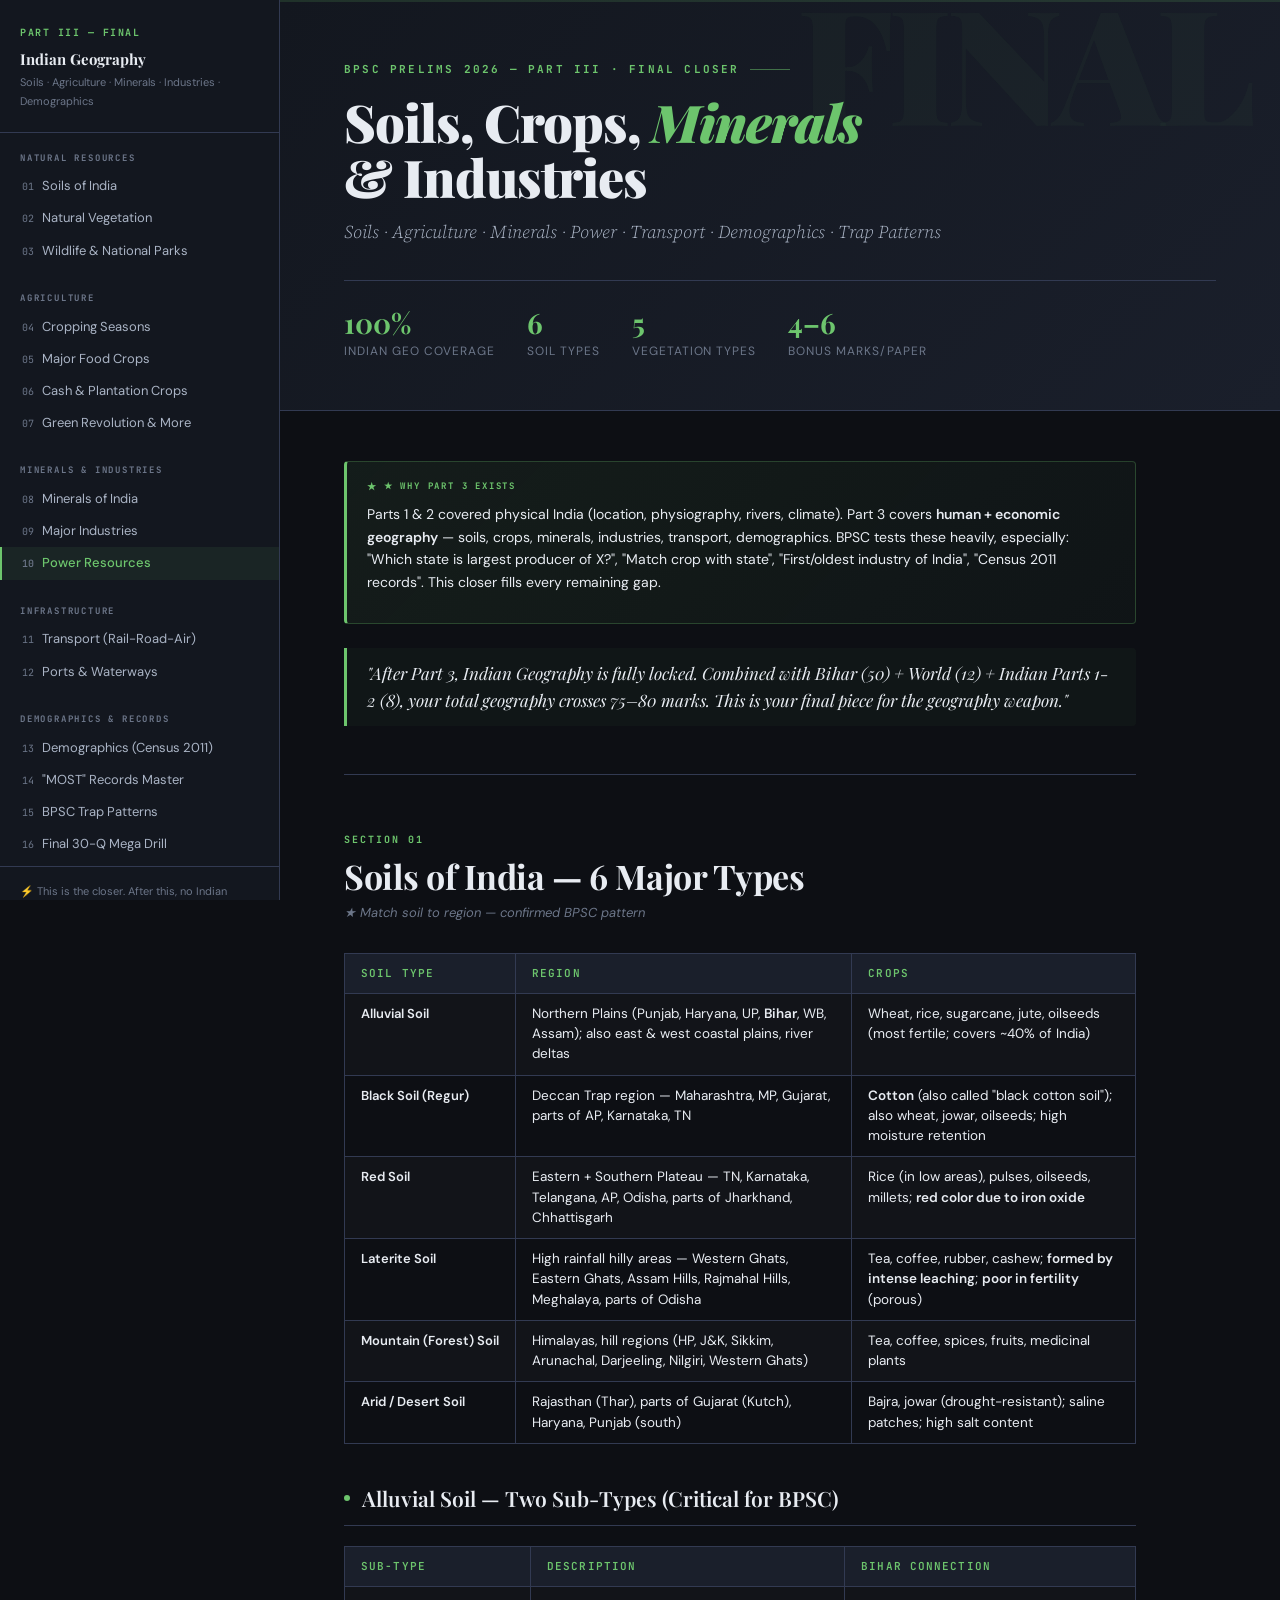
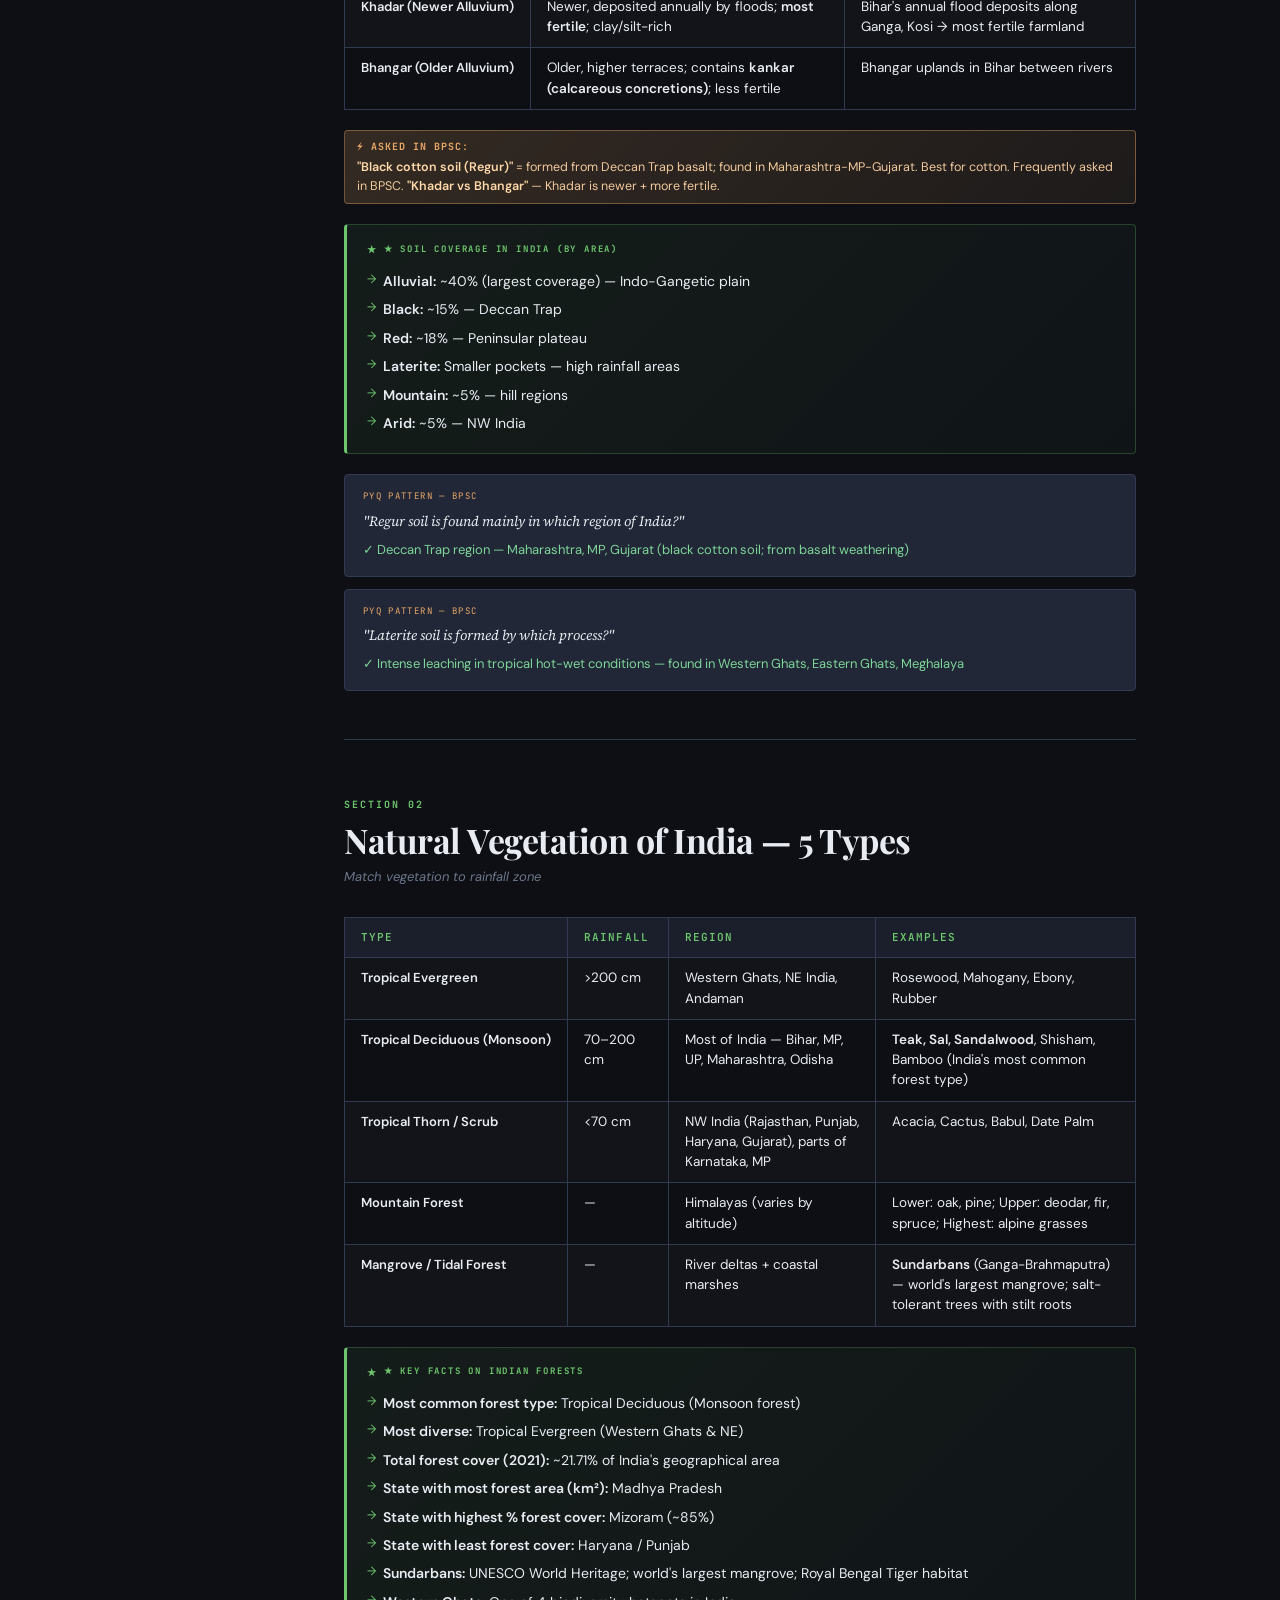
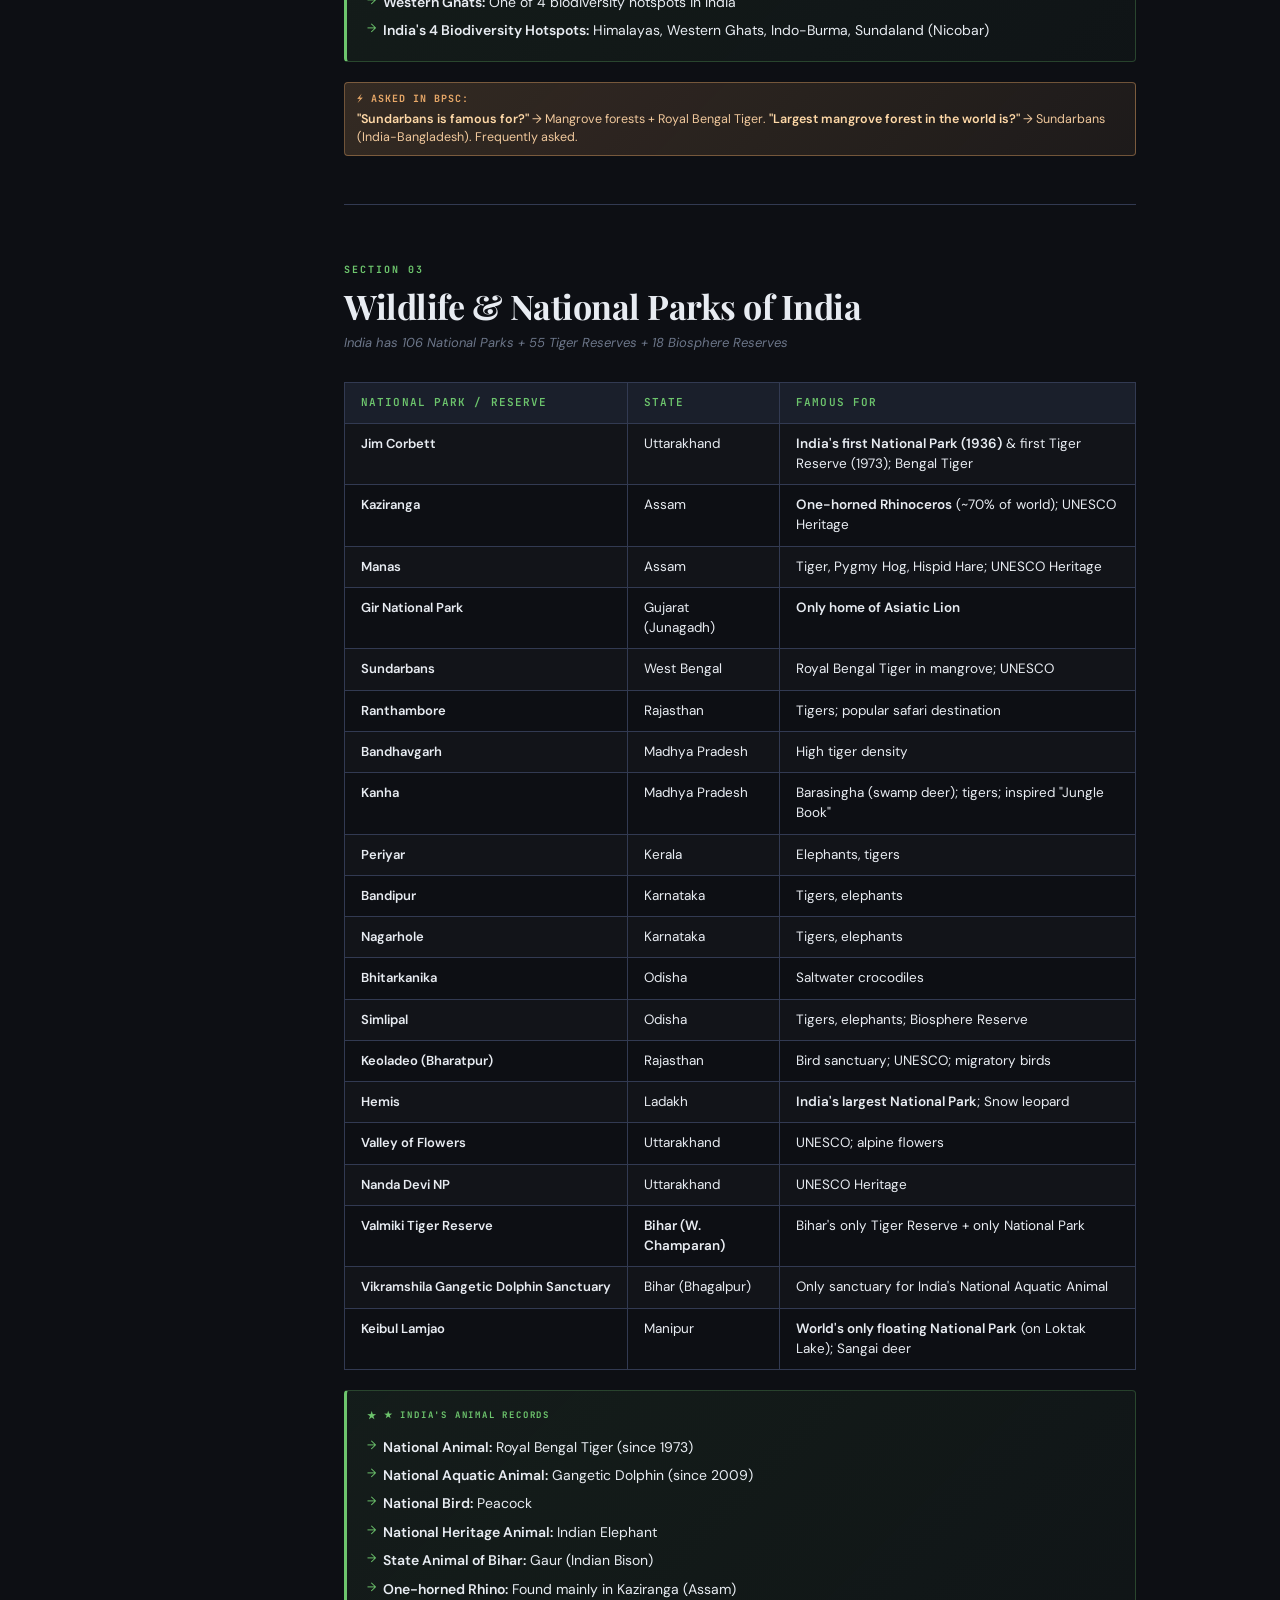
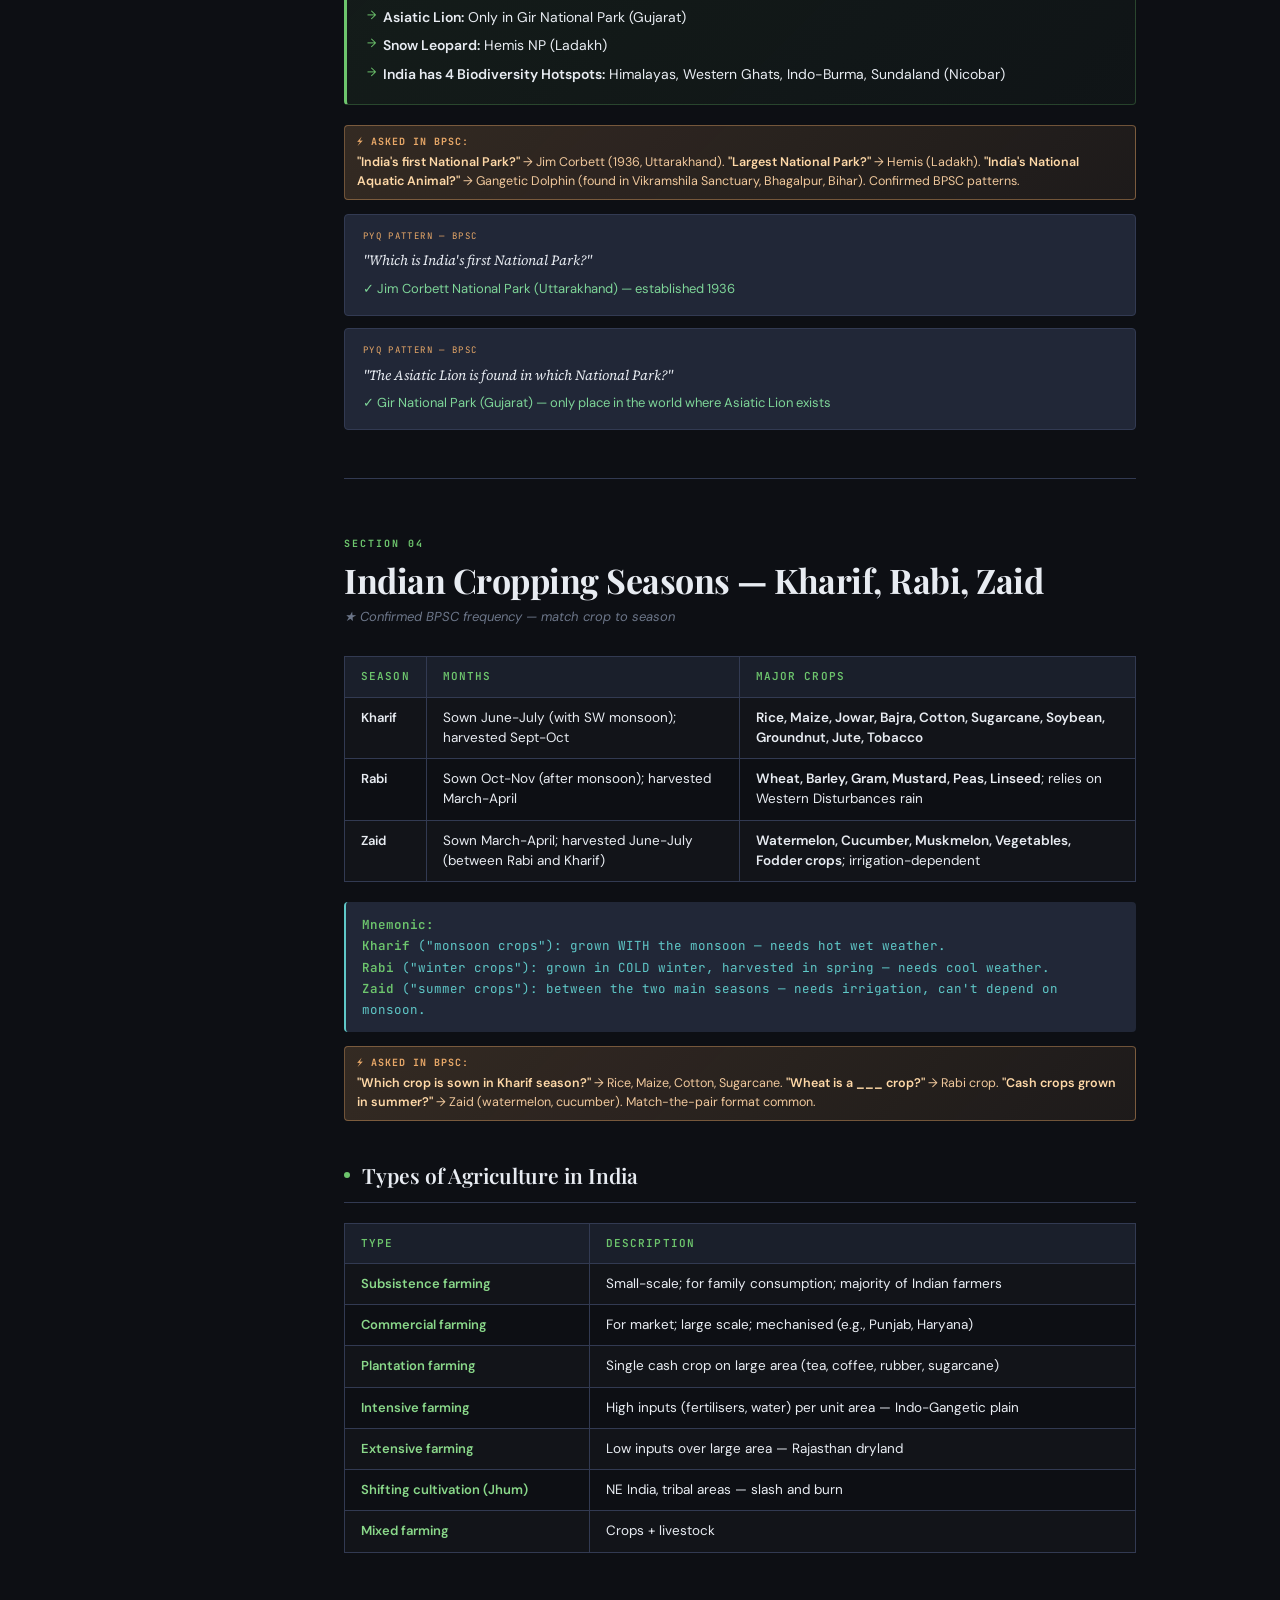
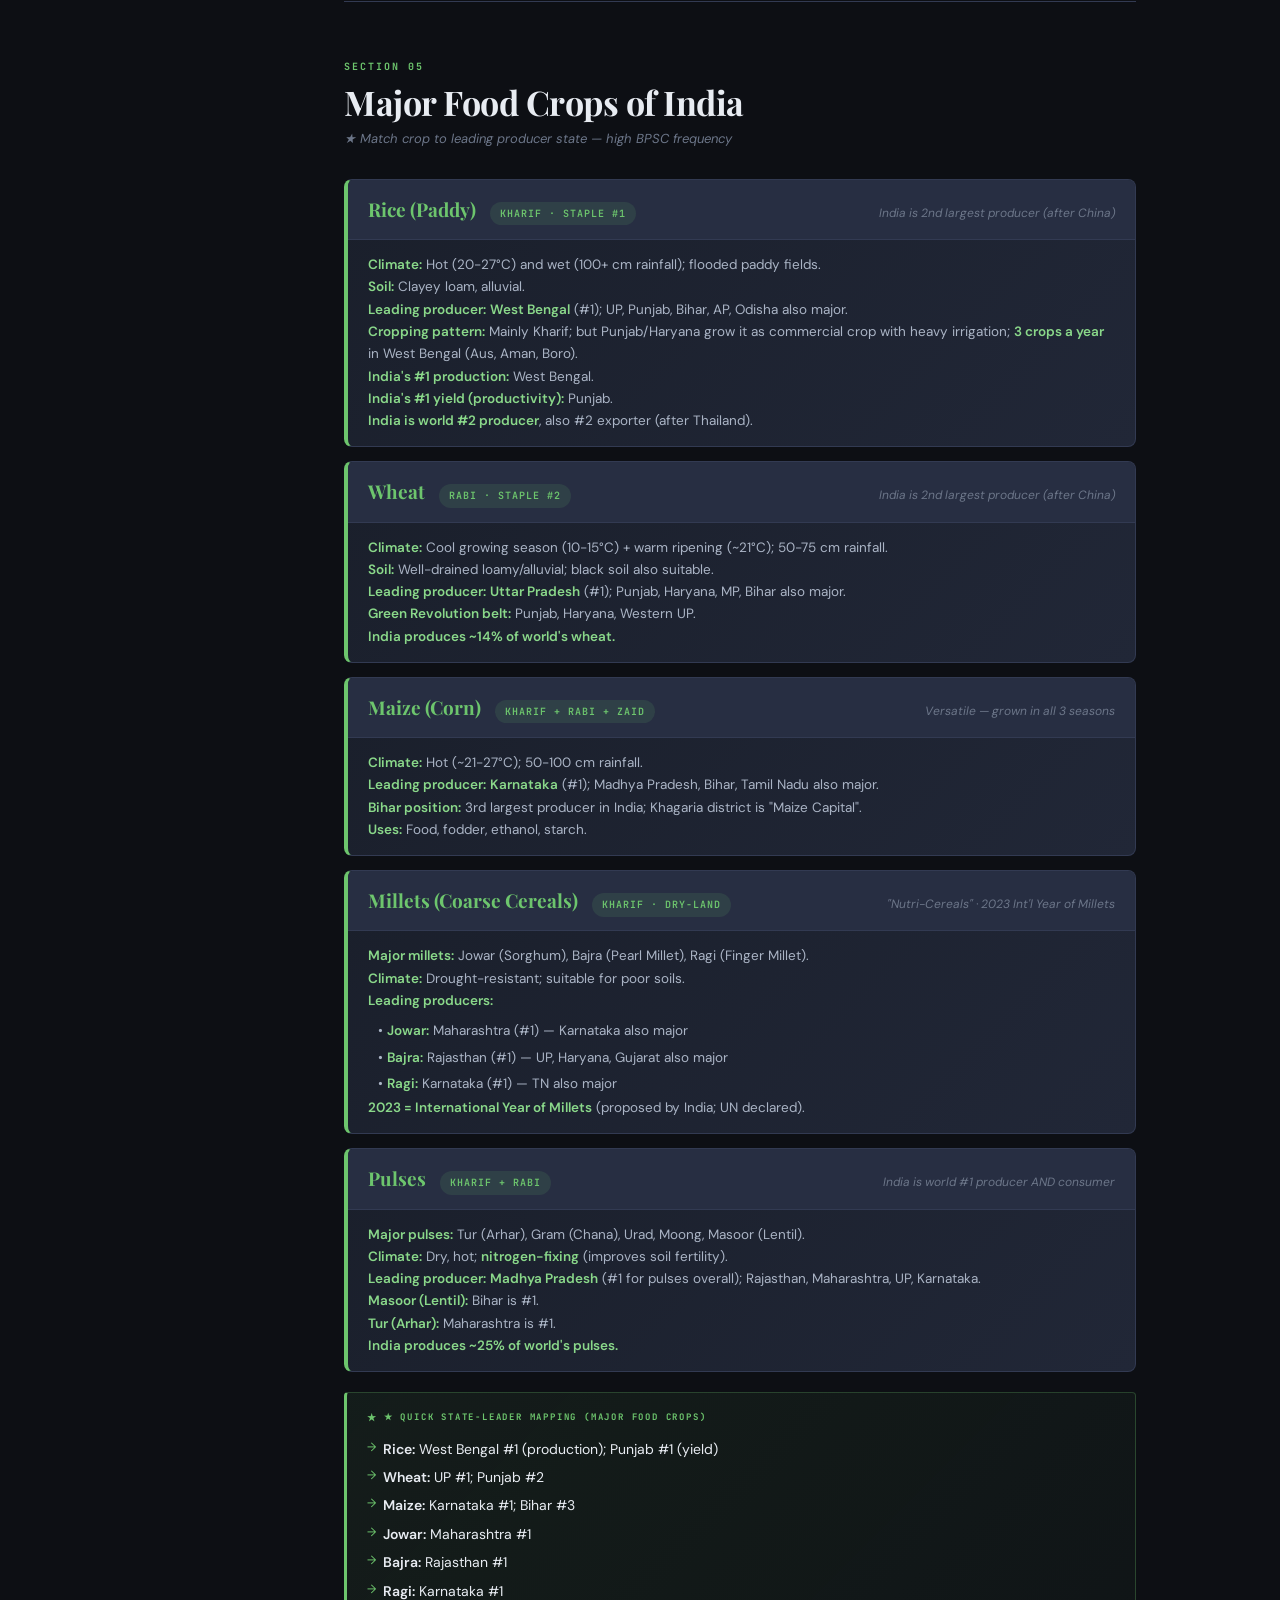
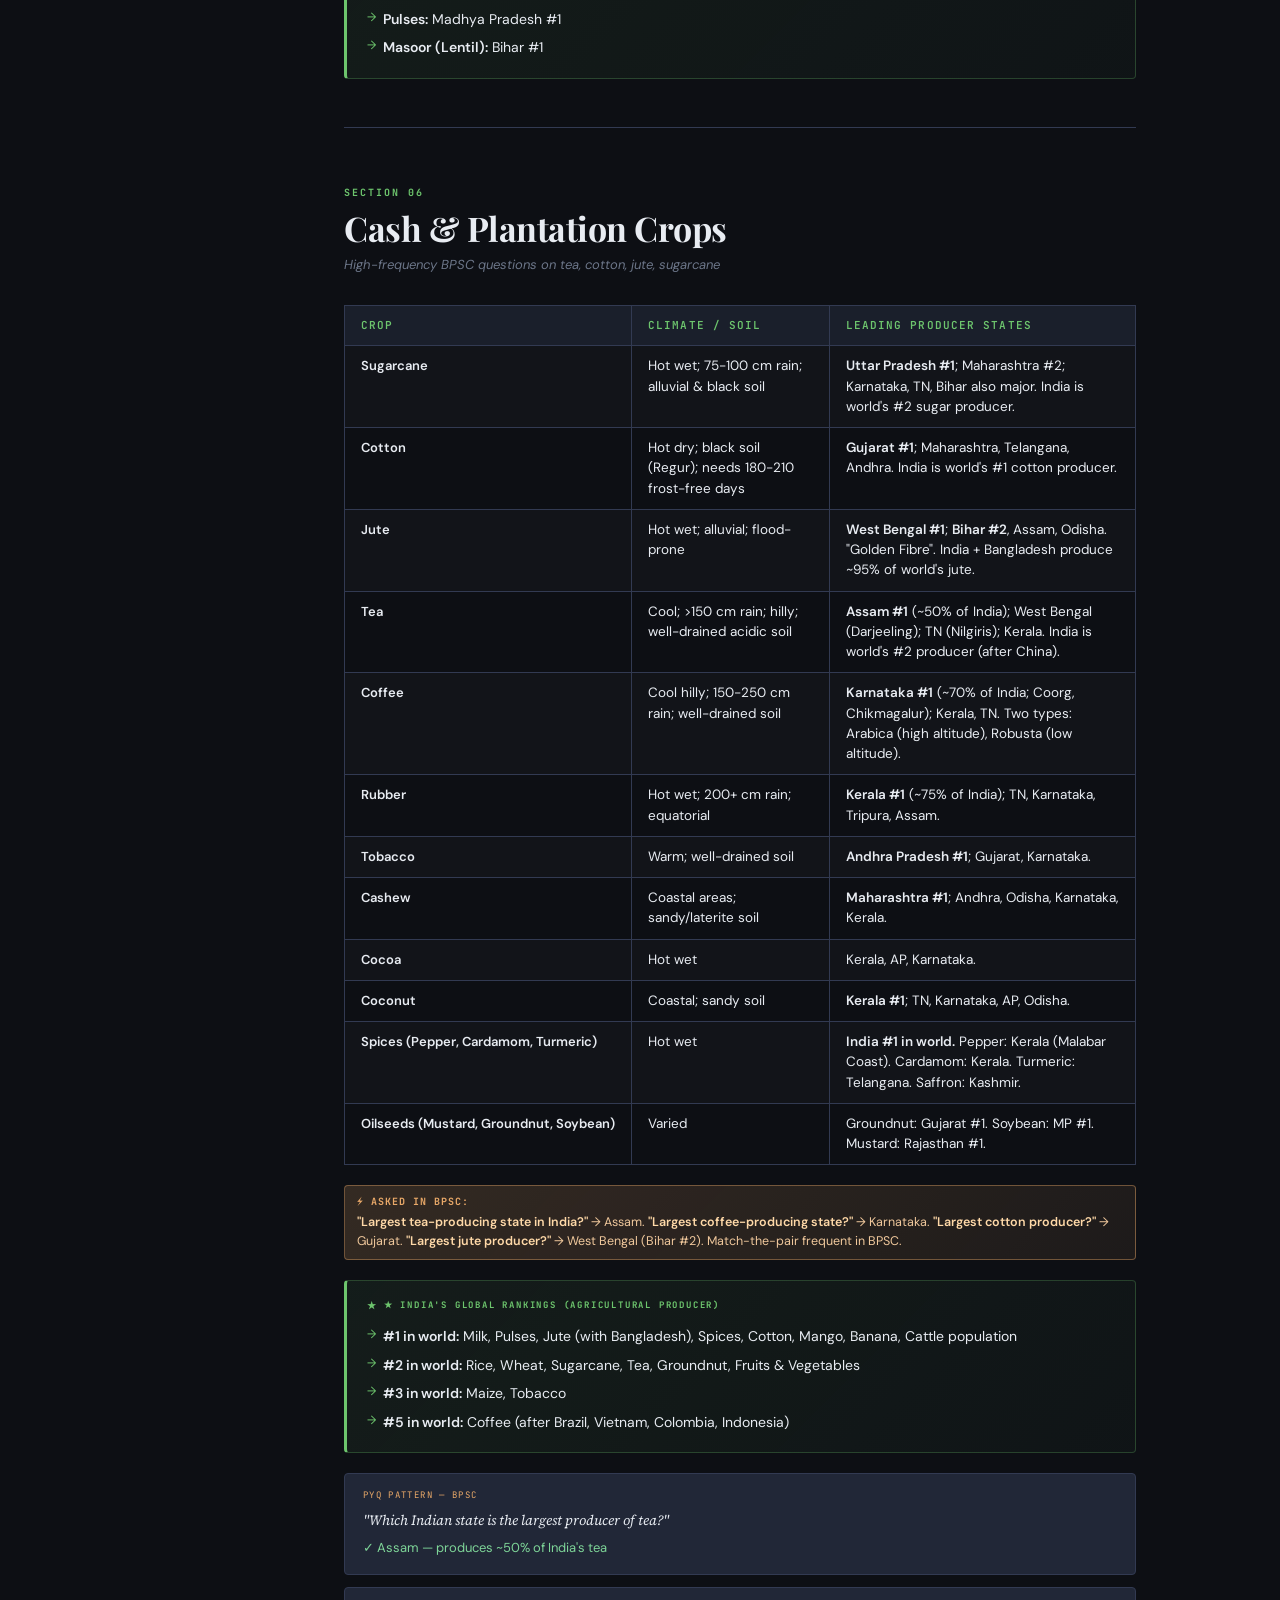
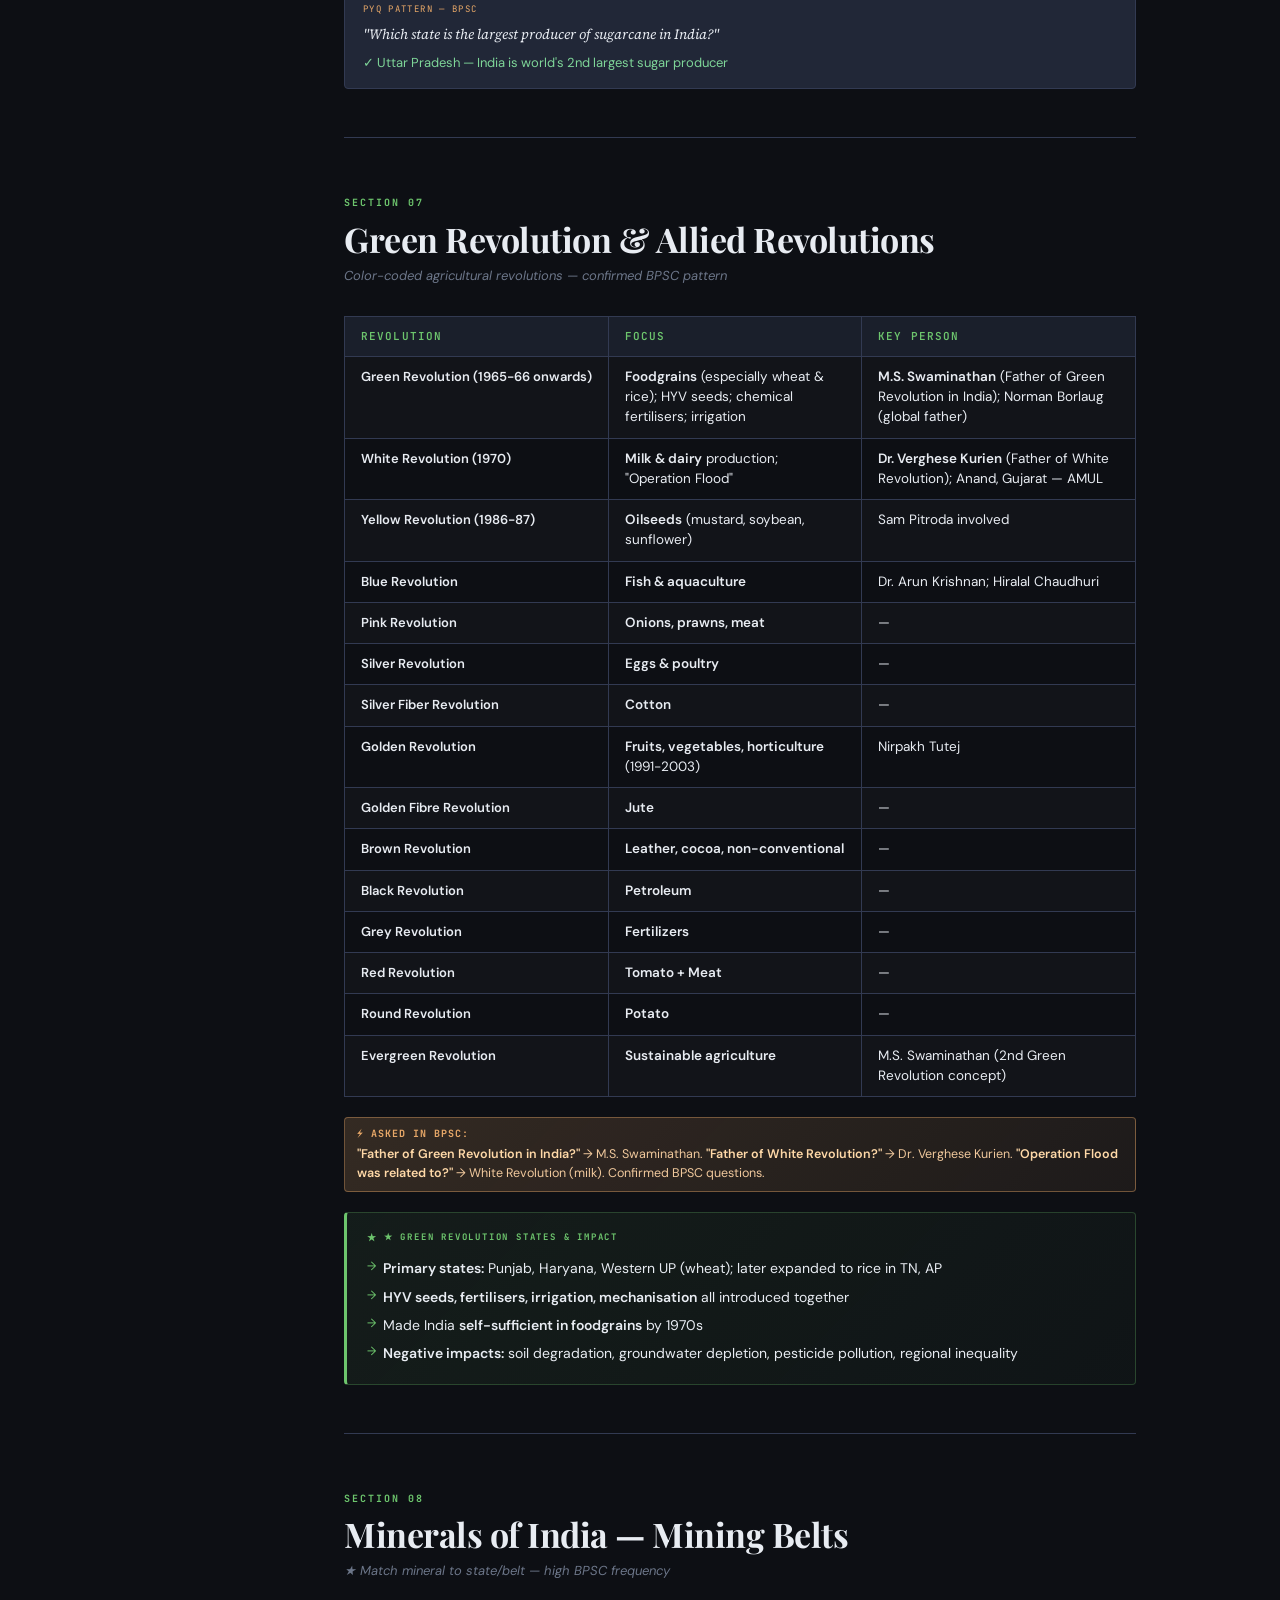
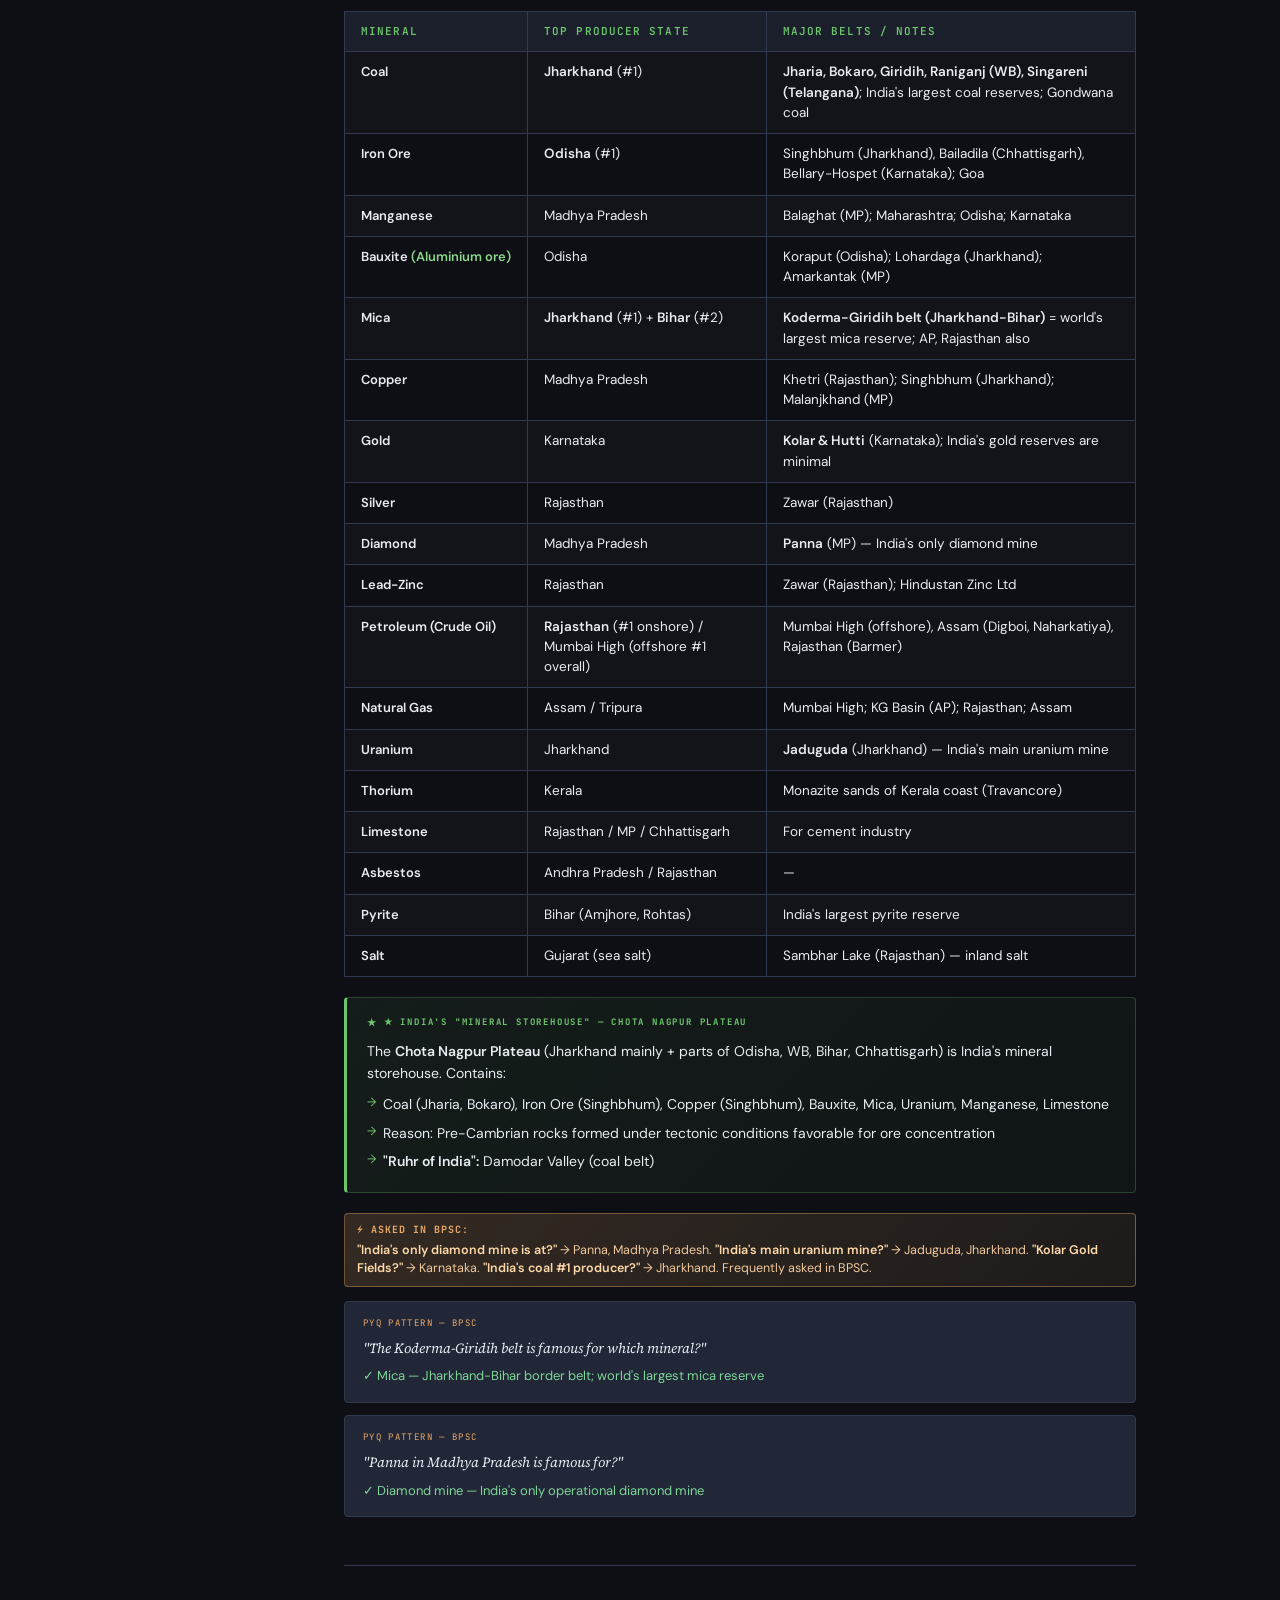
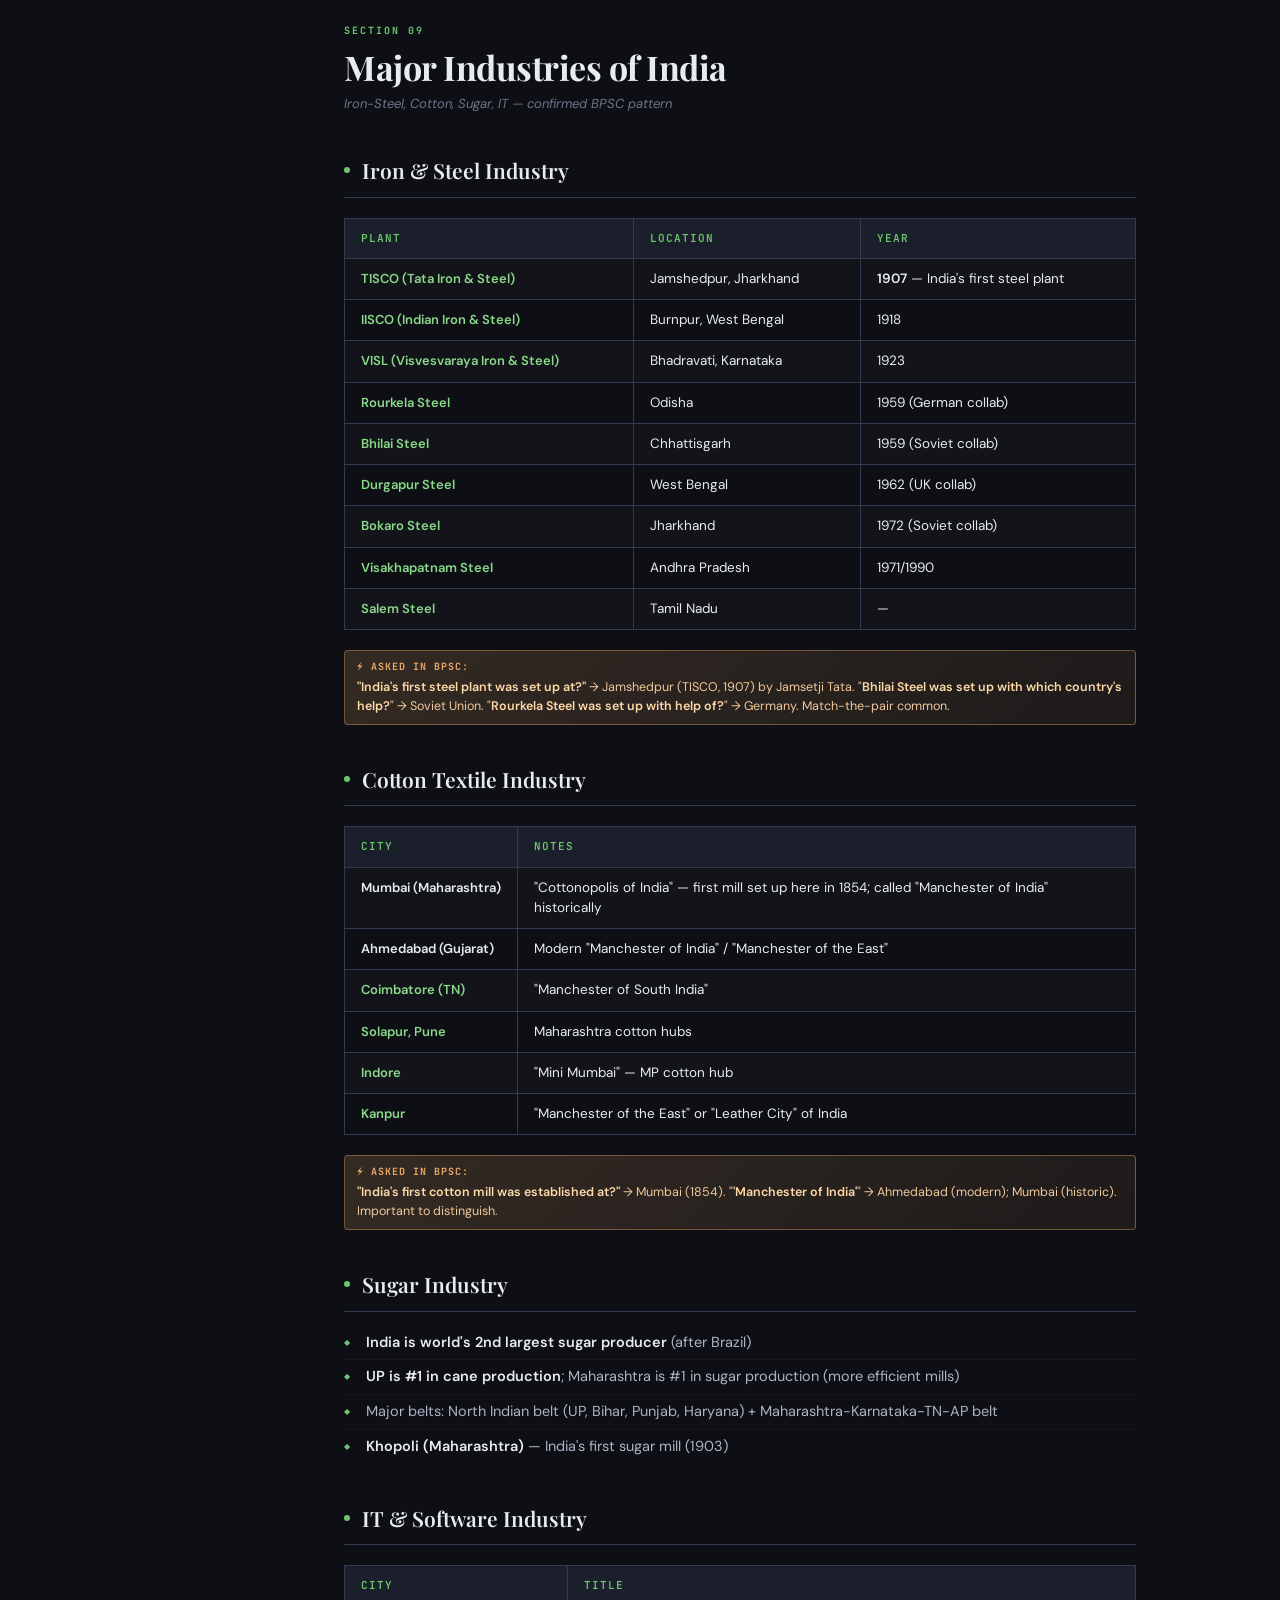
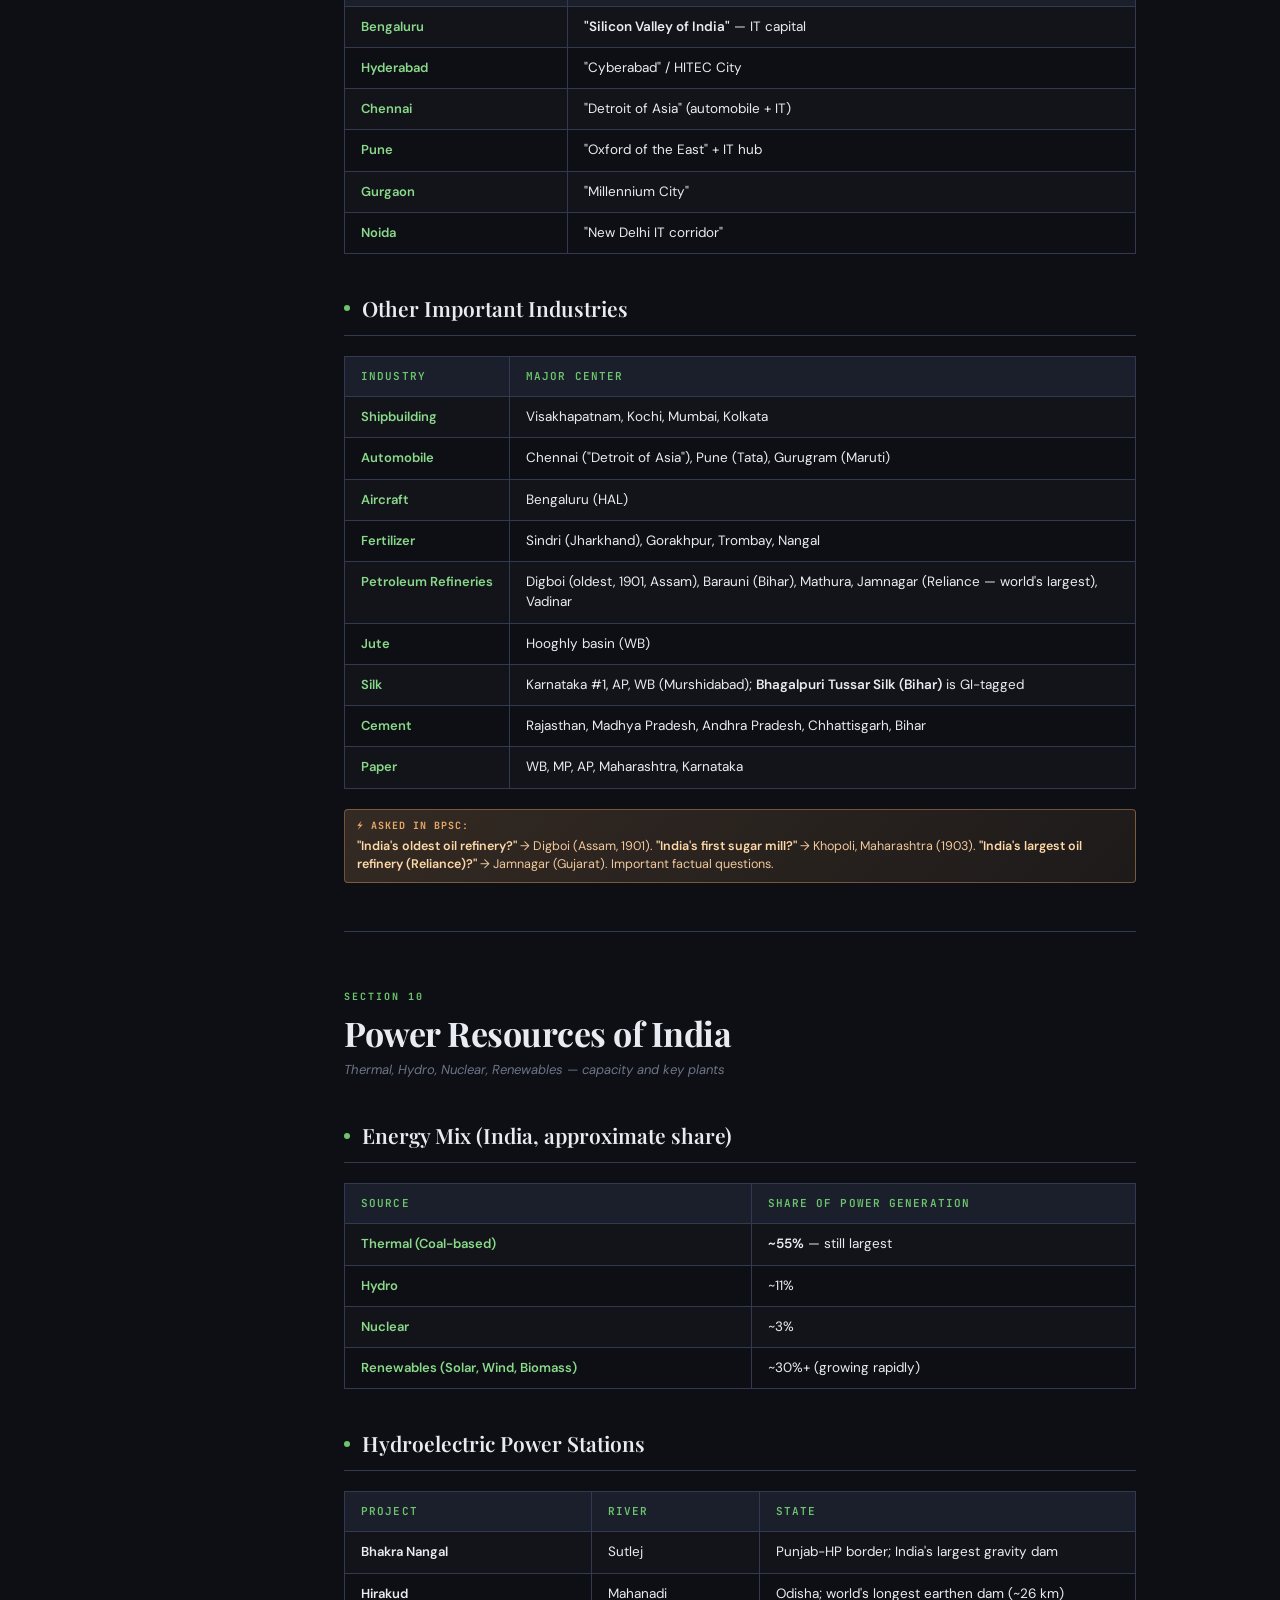
<file: pages/geography/india/core-3.html>
<!DOCTYPE html>
<html lang="en">
<head>
<meta charset="UTF-8">
<meta name="viewport" content="width=device-width, initial-scale=1.0">
<title>Indian Geography — Part 3 (Final) | BPSC Prelims Master Guide</title>
<link href="https://fonts.googleapis.com/css2?family=Playfair+Display:ital,wght@0,400;0,600;0,700;0,900;1,400;1,700&family=Source+Serif+4:ital,opsz,wght@0,8..60,300;0,8..60,400;0,8..60,600;1,8..60,300;1,8..60,400&family=JetBrains+Mono:wght@400;500;700&family=DM+Sans:wght@300;400;500;600&display=swap" rel="stylesheet">
<style>
:root{--bg:#0d0f14;--bg2:#13171f;--bg3:#1a1f2b;--bg4:#212737;--surface:#272e42;--border:#323a52;--text:#e8ecf2;--text2:#aab4c5;--text3:#6c7689;--gold:#6dc56d;--gold2:#8ad88a;--amber:#e8a868;--red:#e87878;--green:#7ed598;--blue:#5fa8e8;--teal:#5fc8c8;--sidebar-w:280px}
*{margin:0;padding:0;box-sizing:border-box}
body{background:var(--bg);color:var(--text);font-family:'Source Serif 4',Georgia,serif;font-size:16px;line-height:1.75;display:flex;min-height:100vh}
.sidebar{width:var(--sidebar-w);min-width:var(--sidebar-w);background:var(--bg2);border-right:1px solid var(--border);position:fixed;top:0;left:0;bottom:0;overflow-y:auto;z-index:100;display:flex;flex-direction:column}
.sidebar::-webkit-scrollbar{width:4px}.sidebar::-webkit-scrollbar-track{background:var(--bg2)}.sidebar::-webkit-scrollbar-thumb{background:var(--border);border-radius:2px}
.sidebar-header{padding:24px 20px 20px;border-bottom:1px solid var(--border);background:var(--bg2);position:sticky;top:0;z-index:10}
.sidebar-part-badge{font-family:'JetBrains Mono',monospace;font-size:10px;font-weight:700;letter-spacing:.15em;color:var(--gold);text-transform:uppercase;margin-bottom:8px;display:block}
.sidebar-title{font-family:'Playfair Display',serif;font-size:15px;font-weight:700;color:var(--text);line-height:1.3}
.sidebar-sub{font-family:'DM Sans',sans-serif;font-size:11px;color:var(--text3);margin-top:4px}
.nav-section{padding:6px 0}
.nav-section-label{font-family:'JetBrains Mono',monospace;font-size:9px;font-weight:700;letter-spacing:.2em;color:var(--text3);text-transform:uppercase;padding:12px 20px 4px}
.nav-item{display:block;padding:7px 20px;font-family:'DM Sans',sans-serif;font-size:13px;color:var(--text2);text-decoration:none;border-left:2px solid transparent;transition:all .15s ease;cursor:pointer;line-height:1.4}
.nav-item:hover{color:var(--gold);background:rgba(109,197,109,.05);border-left-color:rgba(109,197,109,.3)}
.nav-item.active{color:var(--gold);background:rgba(109,197,109,.08);border-left-color:var(--gold);font-weight:500}
.nav-item .nav-num{font-family:'JetBrains Mono',monospace;font-size:10px;color:var(--text3);margin-right:8px}
.sidebar-footer{margin-top:auto;padding:16px 20px;border-top:1px solid var(--border);font-family:'DM Sans',sans-serif;font-size:11px;color:var(--text3);line-height:1.6}
.main{margin-left:var(--sidebar-w);flex:1;min-width:0}
.hero{background:linear-gradient(135deg,var(--bg2),var(--bg3));border-bottom:1px solid var(--border);padding:60px 64px 48px;position:relative;overflow:hidden}
.hero::before{content:'FINAL';position:absolute;right:30px;top:-20px;font-family:'Playfair Display',serif;font-size:160px;font-weight:900;color:rgba(109,197,109,.04);letter-spacing:-6px;pointer-events:none;line-height:1}
.hero-eyebrow{font-family:'JetBrains Mono',monospace;font-size:11px;font-weight:700;letter-spacing:.2em;color:var(--gold);text-transform:uppercase;margin-bottom:16px;display:flex;align-items:center;gap:10px}
.hero-eyebrow::after{content:'';display:block;width:40px;height:1px;background:var(--gold);opacity:.5}
.hero-title{font-family:'Playfair Display',serif;font-size:52px;font-weight:900;line-height:1.05;color:var(--text);margin-bottom:8px;letter-spacing:-1px}
.hero-title span{color:var(--gold);font-style:italic}
.hero-subtitle{font-family:'Source Serif 4',serif;font-size:18px;color:var(--text2);margin-top:12px;font-style:italic;font-weight:300}
.hero-stats{display:flex;gap:32px;margin-top:32px;padding-top:28px;border-top:1px solid var(--border);flex-wrap:wrap}
.hero-stat{display:flex;flex-direction:column;gap:4px}
.hero-stat-num{font-family:'Playfair Display',serif;font-size:28px;font-weight:700;color:var(--gold);line-height:1}
.hero-stat-label{font-family:'DM Sans',sans-serif;font-size:12px;color:var(--text3);text-transform:uppercase;letter-spacing:.08em}
.content{padding:0 64px 80px;max-width:920px}
.section{padding-top:56px;border-top:1px solid var(--border);margin-top:48px}
.section:first-child{border-top:none;margin-top:0;padding-top:48px}
.section-number{font-family:'JetBrains Mono',monospace;font-size:10px;font-weight:700;color:var(--gold);letter-spacing:.2em;text-transform:uppercase;margin-bottom:8px;display:block}
.section-title{font-family:'Playfair Display',serif;font-size:34px;font-weight:700;color:var(--text);line-height:1.15;margin-bottom:6px;letter-spacing:-.5px}
.section-desc{font-family:'DM Sans',sans-serif;font-size:13px;color:var(--text3);margin-bottom:28px;font-style:italic}
.subsection{margin-top:36px}
.subsection-title{font-family:'Playfair Display',serif;font-size:21px;font-weight:600;color:var(--text);margin-bottom:14px;padding-bottom:8px;border-bottom:1px solid var(--border);display:flex;align-items:center;gap:12px}
.subsection-title .bullet{width:6px;height:6px;background:var(--gold);border-radius:50%;flex-shrink:0}
.exam-box{background:linear-gradient(135deg,rgba(109,197,109,.08),rgba(109,197,109,.03));border:1px solid rgba(109,197,109,.25);border-left:3px solid var(--gold);border-radius:4px;padding:16px 20px;margin:20px 0}
.exam-box-label{font-family:'JetBrains Mono',monospace;font-size:9px;font-weight:700;color:var(--gold);letter-spacing:.2em;text-transform:uppercase;margin-bottom:8px;display:flex;align-items:center;gap:6px}
.exam-box-label::before{content:'★';font-size:10px}
.exam-box p,.exam-box li{font-family:'DM Sans',sans-serif;font-size:14px;color:var(--text);line-height:1.6}
.exam-box ul{list-style:none;padding:0}
.exam-box li{padding:3px 0 3px 16px;position:relative}
.exam-box li::before{content:'→';position:absolute;left:0;color:var(--gold);font-size:12px}
.warn-box{background:rgba(232,120,120,.07);border:1px solid rgba(232,120,120,.2);border-left:3px solid var(--red);border-radius:4px;padding:14px 18px;margin:16px 0}
.warn-box-label{font-family:'JetBrains Mono',monospace;font-size:9px;font-weight:700;color:var(--red);letter-spacing:.2em;text-transform:uppercase;margin-bottom:6px}
.warn-box p{font-family:'DM Sans',sans-serif;font-size:13.5px;color:#e8a8a8;line-height:1.55}
.fact-table{width:100%;border-collapse:collapse;margin:20px 0;font-family:'DM Sans',sans-serif}
.fact-table th{background:var(--bg3);color:var(--gold);font-size:11px;font-weight:600;letter-spacing:.1em;text-transform:uppercase;padding:10px 16px;text-align:left;border:1px solid var(--border);font-family:'JetBrains Mono',monospace}
.fact-table td{padding:10px 16px;font-size:13.5px;color:var(--text);border:1px solid var(--border);line-height:1.5;vertical-align:top}
.fact-table tr:nth-child(even) td{background:rgba(255,255,255,.02)}
.fact-table tr:hover td{background:rgba(109,197,109,.04)}
.fact-table td.key{color:var(--gold2);font-weight:600;font-size:13px;white-space:nowrap}
.fact-table td.hl{color:var(--gold);font-family:'JetBrains Mono',monospace;font-size:13px;font-weight:700}
.bpsc-q{background:var(--bg4);border:1px solid var(--border);border-radius:4px;padding:14px 18px;margin:12px 0}
.bpsc-q-label{font-family:'JetBrains Mono',monospace;font-size:9px;color:var(--amber);letter-spacing:.15em;text-transform:uppercase;margin-bottom:6px}
.bpsc-q-text{font-family:'Source Serif 4',serif;font-size:14px;color:var(--text);font-style:italic;line-height:1.55;margin-bottom:6px}
.bpsc-q-ans{font-family:'DM Sans',sans-serif;font-size:13px;color:var(--green)}
.bpsc-q-ans::before{content:'✓ '}
p{margin-bottom:14px;color:var(--text2);font-size:15.5px;line-height:1.8}
strong{color:var(--text);font-weight:600}
em{color:var(--gold2);font-style:normal;font-weight:600}
ul.cl{list-style:none;padding:0;margin:10px 0 16px}
ul.cl li{padding:6px 0 6px 22px;position:relative;font-family:'DM Sans',sans-serif;font-size:14.5px;color:var(--text2);line-height:1.5;border-bottom:1px solid rgba(255,255,255,.03)}
ul.cl li:last-child{border-bottom:none}
ul.cl li::before{content:'◆';position:absolute;left:0;color:var(--gold);font-size:8px;top:10px}
ul.cl li strong{color:var(--text)}
.divider{height:1px;background:var(--border);margin:28px 0}
.grid-2{display:grid;grid-template-columns:1fr 1fr;gap:14px;margin:16px 0}
.grid-3{display:grid;grid-template-columns:1fr 1fr 1fr;gap:14px;margin:16px 0}
.grid-card{background:var(--bg3);border:1px solid var(--border);border-radius:6px;padding:16px}
.grid-card-title{font-family:'DM Sans',sans-serif;font-size:12px;font-weight:600;color:var(--gold);text-transform:uppercase;letter-spacing:.08em;margin-bottom:10px}
.grid-card ul{list-style:none;padding:0}
.grid-card li{font-family:'DM Sans',sans-serif;font-size:13px;color:var(--text2);padding:4px 0;border-bottom:1px solid rgba(255,255,255,.03);line-height:1.4}
.grid-card li:last-child{border-bottom:none}
.grid-card li strong{color:var(--text)}
.memo{background:var(--bg4);border-radius:4px;padding:12px 16px;margin:10px 0;font-family:'JetBrains Mono',monospace;font-size:12.5px;color:var(--teal);line-height:1.7;border-left:2px solid var(--teal)}
.memo strong{color:var(--gold)}
.progress-bar{position:fixed;top:0;left:var(--sidebar-w);right:0;height:2px;background:rgba(109,197,109,.15);z-index:200}
.progress-fill{height:100%;background:var(--gold);width:0%;transition:width .1s linear}
.pull-quote{border-left:3px solid var(--gold);padding:12px 20px;margin:24px 0;background:rgba(109,197,109,.04);border-radius:0 4px 4px 0}
.pull-quote p{font-family:'Playfair Display',serif;font-size:17px;font-style:italic;color:var(--text);line-height:1.6;margin:0}

/* INLINE BPSC TAG */
.asked{display:inline-flex;align-items:center;gap:6px;background:linear-gradient(135deg,rgba(232,168,104,.18),rgba(232,168,104,.08));border:1px solid rgba(232,168,104,.4);border-radius:4px;padding:8px 12px;margin:8px 0;font-family:'DM Sans',sans-serif;font-size:12.5px;color:#f0c89c;line-height:1.5}
.asked::before{content:'⚡ ASKED IN BPSC:';font-family:'JetBrains Mono',monospace;font-weight:700;font-size:10px;color:var(--amber);letter-spacing:.1em;flex-shrink:0;margin-right:4px}
.asked.block{display:block;margin:14px 0}
.asked.block::before{display:block;margin-bottom:4px}
.asked strong{color:#ffd9a8}

/* ITEM CARD */
.item-card{background:linear-gradient(135deg,var(--bg3),var(--bg4));border:1px solid var(--border);border-radius:8px;margin:14px 0;overflow:hidden;border-left:4px solid var(--gold)}
.item-header{padding:13px 20px;background:var(--surface);display:flex;align-items:baseline;gap:14px;flex-wrap:wrap;border-bottom:1px solid var(--border)}
.item-name{font-family:'Playfair Display',serif;font-size:19px;font-weight:700;color:var(--gold)}
.item-tag{font-family:'JetBrains Mono',monospace;font-size:10px;background:rgba(109,197,109,.12);color:var(--gold);padding:3px 10px;border-radius:20px;letter-spacing:.1em;font-weight:600}
.item-tagline{font-family:'DM Sans',sans-serif;font-size:12px;color:var(--text3);font-style:italic;margin-left:auto}
.item-body{padding:14px 20px;font-family:'DM Sans',sans-serif;font-size:13.5px;color:var(--text2);line-height:1.65}
.item-body strong{color:var(--gold2)}

/* RECORD ROW */
.record{display:grid;grid-template-columns:auto 1fr;gap:14px;align-items:center;background:var(--bg3);border:1px solid var(--border);border-radius:6px;padding:11px 16px;margin:6px 0;border-left:3px solid var(--gold)}
.record-num{font-family:'Playfair Display',serif;font-size:18px;font-weight:700;color:var(--gold);min-width:36px}
.record-text{font-family:'DM Sans',sans-serif;font-size:13.5px;color:var(--text);line-height:1.5}
.record-text strong{color:var(--gold2)}
.record-text small{display:block;font-size:11px;color:var(--text3);margin-top:2px;font-family:'JetBrains Mono',monospace;letter-spacing:.05em}

@media(max-width:900px){.sidebar{display:none}.main{margin-left:0}.hero{padding:32px 24px}.content{padding:0 24px 60px}.grid-2,.grid-3{grid-template-columns:1fr}.hero-stats{gap:20px}.hero-title{font-size:36px}}
</style>
</head>
<body>
<div class="progress-bar"><div class="progress-fill" id="pf"></div></div>

<nav class="sidebar">
  <div class="sidebar-header">
    <span class="sidebar-part-badge">Part III — FINAL</span>
    <div class="sidebar-title">Indian Geography</div>
    <div class="sidebar-sub">Soils · Agriculture · Minerals · Industries · Demographics</div>
  </div>
  <div class="nav-section">
    <div class="nav-section-label">Natural Resources</div>
    <a class="nav-item" href="#s1"><span class="nav-num">01</span>Soils of India</a>
    <a class="nav-item" href="#s2"><span class="nav-num">02</span>Natural Vegetation</a>
    <a class="nav-item" href="#s3"><span class="nav-num">03</span>Wildlife &amp; National Parks</a>
  </div>
  <div class="nav-section">
    <div class="nav-section-label">Agriculture</div>
    <a class="nav-item" href="#s4"><span class="nav-num">04</span>Cropping Seasons</a>
    <a class="nav-item" href="#s5"><span class="nav-num">05</span>Major Food Crops</a>
    <a class="nav-item" href="#s6"><span class="nav-num">06</span>Cash &amp; Plantation Crops</a>
    <a class="nav-item" href="#s7"><span class="nav-num">07</span>Green Revolution &amp; More</a>
  </div>
  <div class="nav-section">
    <div class="nav-section-label">Minerals &amp; Industries</div>
    <a class="nav-item" href="#s8"><span class="nav-num">08</span>Minerals of India</a>
    <a class="nav-item" href="#s9"><span class="nav-num">09</span>Major Industries</a>
    <a class="nav-item" href="#s10"><span class="nav-num">10</span>Power Resources</a>
  </div>
  <div class="nav-section">
    <div class="nav-section-label">Infrastructure</div>
    <a class="nav-item" href="#s11"><span class="nav-num">11</span>Transport (Rail-Road-Air)</a>
    <a class="nav-item" href="#s12"><span class="nav-num">12</span>Ports &amp; Waterways</a>
  </div>
  <div class="nav-section">
    <div class="nav-section-label">Demographics &amp; Records</div>
    <a class="nav-item" href="#s13"><span class="nav-num">13</span>Demographics (Census 2011)</a>
    <a class="nav-item" href="#s14"><span class="nav-num">14</span>"MOST" Records Master</a>
    <a class="nav-item" href="#s15"><span class="nav-num">15</span>BPSC Trap Patterns</a>
    <a class="nav-item" href="#s16"><span class="nav-num">16</span>Final 30-Q Mega Drill</a>
  </div>
  <div class="sidebar-footer">⚡ This is the closer. After this, no Indian Geography question can surprise you.</div>
</nav>

<main class="main">
<div class="hero">
  <div class="hero-eyebrow">BPSC Prelims 2026 — Part III · Final Closer</div>
  <h1 class="hero-title">Soils, Crops, <span>Minerals</span><br>&amp; Industries</h1>
  <div class="hero-subtitle">Soils · Agriculture · Minerals · Power · Transport · Demographics · Trap Patterns</div>
  <div class="hero-stats">
    <div class="hero-stat"><div class="hero-stat-num">100%</div><div class="hero-stat-label">Indian Geo Coverage</div></div>
    <div class="hero-stat"><div class="hero-stat-num">6</div><div class="hero-stat-label">Soil Types</div></div>
    <div class="hero-stat"><div class="hero-stat-num">5</div><div class="hero-stat-label">Vegetation Types</div></div>
    <div class="hero-stat"><div class="hero-stat-num">4–6</div><div class="hero-stat-label">Bonus Marks/Paper</div></div>
  </div>
</div>

<div class="content">

<!-- Intro -->
<section class="section" id="intro" style="border-top:none;padding-top:30px;">
<div class="exam-box">
<div class="exam-box-label">★ Why Part 3 Exists</div>
<p>Parts 1 &amp; 2 covered physical India (location, physiography, rivers, climate). Part 3 covers <strong>human + economic geography</strong> — soils, crops, minerals, industries, transport, demographics. BPSC tests these heavily, especially: "Which state is largest producer of X?", "Match crop with state", "First/oldest industry of India", "Census 2011 records". This closer fills every remaining gap.</p>
</div>
<div class="pull-quote"><p>"After Part 3, Indian Geography is fully locked. Combined with Bihar (50) + World (12) + Indian Parts 1-2 (8), your total geography crosses 75–80 marks. This is your final piece for the geography weapon."</p></div>
</section>

<!-- ============================== -->
<!-- S1: SOILS OF INDIA -->
<!-- ============================== -->
<section class="section" id="s1">
<span class="section-number">Section 01</span>
<h2 class="section-title">Soils of India — 6 Major Types</h2>
<div class="section-desc">★ Match soil to region — confirmed BPSC pattern</div>

<table class="fact-table">
<tr><th>Soil Type</th><th>Region</th><th>Crops</th></tr>
<tr><td class="key"><strong>Alluvial Soil</strong></td><td>Northern Plains (Punjab, Haryana, UP, <strong>Bihar</strong>, WB, Assam); also east &amp; west coastal plains, river deltas</td><td>Wheat, rice, sugarcane, jute, oilseeds (most fertile; covers ~40% of India)</td></tr>
<tr><td class="key"><strong>Black Soil (Regur)</strong></td><td>Deccan Trap region — Maharashtra, MP, Gujarat, parts of AP, Karnataka, TN</td><td><strong>Cotton</strong> (also called "black cotton soil"); also wheat, jowar, oilseeds; high moisture retention</td></tr>
<tr><td class="key"><strong>Red Soil</strong></td><td>Eastern + Southern Plateau — TN, Karnataka, Telangana, AP, Odisha, parts of Jharkhand, Chhattisgarh</td><td>Rice (in low areas), pulses, oilseeds, millets; <strong>red color due to iron oxide</strong></td></tr>
<tr><td class="key"><strong>Laterite Soil</strong></td><td>High rainfall hilly areas — Western Ghats, Eastern Ghats, Assam Hills, Rajmahal Hills, Meghalaya, parts of Odisha</td><td>Tea, coffee, rubber, cashew; <strong>formed by intense leaching</strong>; <strong>poor in fertility</strong> (porous)</td></tr>
<tr><td class="key"><strong>Mountain (Forest) Soil</strong></td><td>Himalayas, hill regions (HP, J&amp;K, Sikkim, Arunachal, Darjeeling, Nilgiri, Western Ghats)</td><td>Tea, coffee, spices, fruits, medicinal plants</td></tr>
<tr><td class="key"><strong>Arid / Desert Soil</strong></td><td>Rajasthan (Thar), parts of Gujarat (Kutch), Haryana, Punjab (south)</td><td>Bajra, jowar (drought-resistant); saline patches; high salt content</td></tr>
</table>

<div class="subsection">
<div class="subsection-title"><div class="bullet"></div>Alluvial Soil — Two Sub-Types (Critical for BPSC)</div>
<table class="fact-table">
<tr><th>Sub-Type</th><th>Description</th><th>Bihar Connection</th></tr>
<tr><td class="key"><strong>Khadar (Newer Alluvium)</strong></td><td>Newer, deposited annually by floods; <strong>most fertile</strong>; clay/silt-rich</td><td>Bihar's annual flood deposits along Ganga, Kosi → most fertile farmland</td></tr>
<tr><td class="key"><strong>Bhangar (Older Alluvium)</strong></td><td>Older, higher terraces; contains <strong>kankar (calcareous concretions)</strong>; less fertile</td><td>Bhangar uplands in Bihar between rivers</td></tr>
</table>
</div>

<div class="asked block">
<strong>"Black cotton soil (Regur)"</strong> = formed from Deccan Trap basalt; found in Maharashtra-MP-Gujarat. Best for cotton. Frequently asked in BPSC. <strong>"Khadar vs Bhangar"</strong> — Khadar is newer + more fertile.
</div>

<div class="exam-box">
<div class="exam-box-label">★ Soil Coverage in India (by Area)</div>
<ul>
<li><strong>Alluvial:</strong> ~40% (largest coverage) — Indo-Gangetic plain</li>
<li><strong>Black:</strong> ~15% — Deccan Trap</li>
<li><strong>Red:</strong> ~18% — Peninsular plateau</li>
<li><strong>Laterite:</strong> Smaller pockets — high rainfall areas</li>
<li><strong>Mountain:</strong> ~5% — hill regions</li>
<li><strong>Arid:</strong> ~5% — NW India</li>
</ul>
</div>

<div class="bpsc-q"><div class="bpsc-q-label">PYQ Pattern — BPSC</div><div class="bpsc-q-text">"Regur soil is found mainly in which region of India?"</div><div class="bpsc-q-ans">Deccan Trap region — Maharashtra, MP, Gujarat (black cotton soil; from basalt weathering)</div></div>

<div class="bpsc-q"><div class="bpsc-q-label">PYQ Pattern — BPSC</div><div class="bpsc-q-text">"Laterite soil is formed by which process?"</div><div class="bpsc-q-ans">Intense leaching in tropical hot-wet conditions — found in Western Ghats, Eastern Ghats, Meghalaya</div></div>
</section>

<!-- ============================== -->
<!-- S2: NATURAL VEGETATION -->
<!-- ============================== -->
<section class="section" id="s2">
<span class="section-number">Section 02</span>
<h2 class="section-title">Natural Vegetation of India — 5 Types</h2>
<div class="section-desc">Match vegetation to rainfall zone</div>

<table class="fact-table">
<tr><th>Type</th><th>Rainfall</th><th>Region</th><th>Examples</th></tr>
<tr><td class="key"><strong>Tropical Evergreen</strong></td><td>&gt;200 cm</td><td>Western Ghats, NE India, Andaman</td><td>Rosewood, Mahogany, Ebony, Rubber</td></tr>
<tr><td class="key"><strong>Tropical Deciduous (Monsoon)</strong></td><td>70–200 cm</td><td>Most of India — Bihar, MP, UP, Maharashtra, Odisha</td><td><strong>Teak, Sal, Sandalwood</strong>, Shisham, Bamboo (India's most common forest type)</td></tr>
<tr><td class="key"><strong>Tropical Thorn / Scrub</strong></td><td>&lt;70 cm</td><td>NW India (Rajasthan, Punjab, Haryana, Gujarat), parts of Karnataka, MP</td><td>Acacia, Cactus, Babul, Date Palm</td></tr>
<tr><td class="key"><strong>Mountain Forest</strong></td><td>—</td><td>Himalayas (varies by altitude)</td><td>Lower: oak, pine; Upper: deodar, fir, spruce; Highest: alpine grasses</td></tr>
<tr><td class="key"><strong>Mangrove / Tidal Forest</strong></td><td>—</td><td>River deltas + coastal marshes</td><td><strong>Sundarbans</strong> (Ganga-Brahmaputra) — world's largest mangrove; salt-tolerant trees with stilt roots</td></tr>
</table>

<div class="exam-box">
<div class="exam-box-label">★ Key Facts on Indian Forests</div>
<ul>
<li><strong>Most common forest type:</strong> Tropical Deciduous (Monsoon forest)</li>
<li><strong>Most diverse:</strong> Tropical Evergreen (Western Ghats &amp; NE)</li>
<li><strong>Total forest cover (2021):</strong> ~21.71% of India's geographical area</li>
<li><strong>State with most forest area (km²):</strong> Madhya Pradesh</li>
<li><strong>State with highest % forest cover:</strong> Mizoram (~85%)</li>
<li><strong>State with least forest cover:</strong> Haryana / Punjab</li>
<li><strong>Sundarbans:</strong> UNESCO World Heritage; world's largest mangrove; Royal Bengal Tiger habitat</li>
<li><strong>Western Ghats:</strong> One of 4 biodiversity hotspots in India</li>
<li><strong>India's 4 Biodiversity Hotspots:</strong> Himalayas, Western Ghats, Indo-Burma, Sundaland (Nicobar)</li>
</ul>
</div>

<div class="asked block">
<strong>"Sundarbans is famous for?"</strong> → Mangrove forests + Royal Bengal Tiger. <strong>"Largest mangrove forest in the world is?"</strong> → Sundarbans (India-Bangladesh). Frequently asked.
</div>
</section>

<!-- ============================== -->
<!-- S3: WILDLIFE & NATIONAL PARKS -->
<!-- ============================== -->
<section class="section" id="s3">
<span class="section-number">Section 03</span>
<h2 class="section-title">Wildlife &amp; National Parks of India</h2>
<div class="section-desc">India has 106 National Parks + 55 Tiger Reserves + 18 Biosphere Reserves</div>

<table class="fact-table">
<tr><th>National Park / Reserve</th><th>State</th><th>Famous For</th></tr>
<tr><td class="key"><strong>Jim Corbett</strong></td><td>Uttarakhand</td><td><strong>India's first National Park (1936)</strong> &amp; first Tiger Reserve (1973); Bengal Tiger</td></tr>
<tr><td class="key"><strong>Kaziranga</strong></td><td>Assam</td><td><strong>One-horned Rhinoceros</strong> (~70% of world); UNESCO Heritage</td></tr>
<tr><td class="key"><strong>Manas</strong></td><td>Assam</td><td>Tiger, Pygmy Hog, Hispid Hare; UNESCO Heritage</td></tr>
<tr><td class="key"><strong>Gir National Park</strong></td><td>Gujarat (Junagadh)</td><td><strong>Only home of Asiatic Lion</strong></td></tr>
<tr><td class="key"><strong>Sundarbans</strong></td><td>West Bengal</td><td>Royal Bengal Tiger in mangrove; UNESCO</td></tr>
<tr><td class="key"><strong>Ranthambore</strong></td><td>Rajasthan</td><td>Tigers; popular safari destination</td></tr>
<tr><td class="key"><strong>Bandhavgarh</strong></td><td>Madhya Pradesh</td><td>High tiger density</td></tr>
<tr><td class="key"><strong>Kanha</strong></td><td>Madhya Pradesh</td><td>Barasingha (swamp deer); tigers; inspired "Jungle Book"</td></tr>
<tr><td class="key"><strong>Periyar</strong></td><td>Kerala</td><td>Elephants, tigers</td></tr>
<tr><td class="key"><strong>Bandipur</strong></td><td>Karnataka</td><td>Tigers, elephants</td></tr>
<tr><td class="key"><strong>Nagarhole</strong></td><td>Karnataka</td><td>Tigers, elephants</td></tr>
<tr><td class="key"><strong>Bhitarkanika</strong></td><td>Odisha</td><td>Saltwater crocodiles</td></tr>
<tr><td class="key"><strong>Simlipal</strong></td><td>Odisha</td><td>Tigers, elephants; Biosphere Reserve</td></tr>
<tr><td class="key"><strong>Keoladeo (Bharatpur)</strong></td><td>Rajasthan</td><td>Bird sanctuary; UNESCO; migratory birds</td></tr>
<tr><td class="key"><strong>Hemis</strong></td><td>Ladakh</td><td><strong>India's largest National Park</strong>; Snow leopard</td></tr>
<tr><td class="key"><strong>Valley of Flowers</strong></td><td>Uttarakhand</td><td>UNESCO; alpine flowers</td></tr>
<tr><td class="key"><strong>Nanda Devi NP</strong></td><td>Uttarakhand</td><td>UNESCO Heritage</td></tr>
<tr><td class="key"><strong>Valmiki Tiger Reserve</strong></td><td><strong>Bihar (W. Champaran)</strong></td><td>Bihar's only Tiger Reserve + only National Park</td></tr>
<tr><td class="key"><strong>Vikramshila Gangetic Dolphin Sanctuary</strong></td><td>Bihar (Bhagalpur)</td><td>Only sanctuary for India's National Aquatic Animal</td></tr>
<tr><td class="key"><strong>Keibul Lamjao</strong></td><td>Manipur</td><td><strong>World's only floating National Park</strong> (on Loktak Lake); Sangai deer</td></tr>
</table>

<div class="exam-box">
<div class="exam-box-label">★ India's Animal Records</div>
<ul>
<li><strong>National Animal:</strong> Royal Bengal Tiger (since 1973)</li>
<li><strong>National Aquatic Animal:</strong> Gangetic Dolphin (since 2009)</li>
<li><strong>National Bird:</strong> Peacock</li>
<li><strong>National Heritage Animal:</strong> Indian Elephant</li>
<li><strong>State Animal of Bihar:</strong> Gaur (Indian Bison)</li>
<li><strong>One-horned Rhino:</strong> Found mainly in Kaziranga (Assam)</li>
<li><strong>Asiatic Lion:</strong> Only in Gir National Park (Gujarat)</li>
<li><strong>Snow Leopard:</strong> Hemis NP (Ladakh)</li>
<li><strong>India has 4 Biodiversity Hotspots:</strong> Himalayas, Western Ghats, Indo-Burma, Sundaland (Nicobar)</li>
</ul>
</div>

<div class="asked block">
<strong>"India's first National Park?"</strong> → Jim Corbett (1936, Uttarakhand). <strong>"Largest National Park?"</strong> → Hemis (Ladakh). <strong>"India's National Aquatic Animal?"</strong> → Gangetic Dolphin (found in Vikramshila Sanctuary, Bhagalpur, Bihar). Confirmed BPSC patterns.
</div>

<div class="bpsc-q"><div class="bpsc-q-label">PYQ Pattern — BPSC</div><div class="bpsc-q-text">"Which is India's first National Park?"</div><div class="bpsc-q-ans">Jim Corbett National Park (Uttarakhand) — established 1936</div></div>

<div class="bpsc-q"><div class="bpsc-q-label">PYQ Pattern — BPSC</div><div class="bpsc-q-text">"The Asiatic Lion is found in which National Park?"</div><div class="bpsc-q-ans">Gir National Park (Gujarat) — only place in the world where Asiatic Lion exists</div></div>
</section>

<!-- ============================== -->
<!-- S4: CROPPING SEASONS -->
<!-- ============================== -->
<section class="section" id="s4">
<span class="section-number">Section 04</span>
<h2 class="section-title">Indian Cropping Seasons — Kharif, Rabi, Zaid</h2>
<div class="section-desc">★ Confirmed BPSC frequency — match crop to season</div>

<table class="fact-table">
<tr><th>Season</th><th>Months</th><th>Major Crops</th></tr>
<tr><td class="key"><strong>Kharif</strong></td><td>Sown June-July (with SW monsoon); harvested Sept-Oct</td><td><strong>Rice, Maize, Jowar, Bajra, Cotton, Sugarcane, Soybean, Groundnut, Jute, Tobacco</strong></td></tr>
<tr><td class="key"><strong>Rabi</strong></td><td>Sown Oct-Nov (after monsoon); harvested March-April</td><td><strong>Wheat, Barley, Gram, Mustard, Peas, Linseed</strong>; relies on Western Disturbances rain</td></tr>
<tr><td class="key"><strong>Zaid</strong></td><td>Sown March-April; harvested June-July (between Rabi and Kharif)</td><td><strong>Watermelon, Cucumber, Muskmelon, Vegetables, Fodder crops</strong>; irrigation-dependent</td></tr>
</table>

<div class="memo">
<strong>Mnemonic:</strong><br>
<strong>Kharif</strong> ("monsoon crops"): grown WITH the monsoon — needs hot wet weather.<br>
<strong>Rabi</strong> ("winter crops"): grown in COLD winter, harvested in spring — needs cool weather.<br>
<strong>Zaid</strong> ("summer crops"): between the two main seasons — needs irrigation, can't depend on monsoon.
</div>

<div class="asked block">
<strong>"Which crop is sown in Kharif season?"</strong> → Rice, Maize, Cotton, Sugarcane. <strong>"Wheat is a ___ crop?"</strong> → Rabi crop. <strong>"Cash crops grown in summer?"</strong> → Zaid (watermelon, cucumber). Match-the-pair format common.
</div>

<div class="subsection">
<div class="subsection-title"><div class="bullet"></div>Types of Agriculture in India</div>
<table class="fact-table">
<tr><th>Type</th><th>Description</th></tr>
<tr><td class="key">Subsistence farming</td><td>Small-scale; for family consumption; majority of Indian farmers</td></tr>
<tr><td class="key">Commercial farming</td><td>For market; large scale; mechanised (e.g., Punjab, Haryana)</td></tr>
<tr><td class="key">Plantation farming</td><td>Single cash crop on large area (tea, coffee, rubber, sugarcane)</td></tr>
<tr><td class="key">Intensive farming</td><td>High inputs (fertilisers, water) per unit area — Indo-Gangetic plain</td></tr>
<tr><td class="key">Extensive farming</td><td>Low inputs over large area — Rajasthan dryland</td></tr>
<tr><td class="key">Shifting cultivation (Jhum)</td><td>NE India, tribal areas — slash and burn</td></tr>
<tr><td class="key">Mixed farming</td><td>Crops + livestock</td></tr>
</table>
</div>
</section>

<!-- ============================== -->
<!-- S5: MAJOR FOOD CROPS -->
<!-- ============================== -->
<section class="section" id="s5">
<span class="section-number">Section 05</span>
<h2 class="section-title">Major Food Crops of India</h2>
<div class="section-desc">★ Match crop to leading producer state — high BPSC frequency</div>

<div class="item-card">
<div class="item-header">
<span class="item-name">Rice (Paddy)</span>
<span class="item-tag">KHARIF · STAPLE #1</span>
<span class="item-tagline">India is 2nd largest producer (after China)</span>
</div>
<div class="item-body">
<strong>Climate:</strong> Hot (20-27°C) and wet (100+ cm rainfall); flooded paddy fields.<br>
<strong>Soil:</strong> Clayey loam, alluvial.<br>
<strong>Leading producer:</strong> <strong>West Bengal</strong> (#1); UP, Punjab, Bihar, AP, Odisha also major.<br>
<strong>Cropping pattern:</strong> Mainly Kharif; but Punjab/Haryana grow it as commercial crop with heavy irrigation; <strong>3 crops a year</strong> in West Bengal (Aus, Aman, Boro).<br>
<strong>India's #1 production:</strong> West Bengal.<br>
<strong>India's #1 yield (productivity):</strong> Punjab.<br>
<strong>India is world #2 producer</strong>, also #2 exporter (after Thailand).
</div>
</div>

<div class="item-card">
<div class="item-header">
<span class="item-name">Wheat</span>
<span class="item-tag">RABI · STAPLE #2</span>
<span class="item-tagline">India is 2nd largest producer (after China)</span>
</div>
<div class="item-body">
<strong>Climate:</strong> Cool growing season (10-15°C) + warm ripening (~21°C); 50-75 cm rainfall.<br>
<strong>Soil:</strong> Well-drained loamy/alluvial; black soil also suitable.<br>
<strong>Leading producer:</strong> <strong>Uttar Pradesh</strong> (#1); Punjab, Haryana, MP, Bihar also major.<br>
<strong>Green Revolution belt:</strong> Punjab, Haryana, Western UP.<br>
<strong>India produces ~14% of world's wheat.</strong>
</div>
</div>

<div class="item-card">
<div class="item-header">
<span class="item-name">Maize (Corn)</span>
<span class="item-tag">KHARIF + RABI + ZAID</span>
<span class="item-tagline">Versatile — grown in all 3 seasons</span>
</div>
<div class="item-body">
<strong>Climate:</strong> Hot (~21-27°C); 50-100 cm rainfall.<br>
<strong>Leading producer:</strong> <strong>Karnataka</strong> (#1); Madhya Pradesh, Bihar, Tamil Nadu also major.<br>
<strong>Bihar position:</strong> 3rd largest producer in India; Khagaria district is "Maize Capital".<br>
<strong>Uses:</strong> Food, fodder, ethanol, starch.
</div>
</div>

<div class="item-card">
<div class="item-header">
<span class="item-name">Millets (Coarse Cereals)</span>
<span class="item-tag">KHARIF · DRY-LAND</span>
<span class="item-tagline">"Nutri-Cereals" · 2023 Int'l Year of Millets</span>
</div>
<div class="item-body">
<strong>Major millets:</strong> Jowar (Sorghum), Bajra (Pearl Millet), Ragi (Finger Millet).<br>
<strong>Climate:</strong> Drought-resistant; suitable for poor soils.<br>
<strong>Leading producers:</strong>
<ul style="list-style:none;padding-left:10px;margin-top:6px;">
<li style="padding:2px 0">• <strong>Jowar:</strong> Maharashtra (#1) — Karnataka also major</li>
<li style="padding:2px 0">• <strong>Bajra:</strong> Rajasthan (#1) — UP, Haryana, Gujarat also major</li>
<li style="padding:2px 0">• <strong>Ragi:</strong> Karnataka (#1) — TN also major</li>
</ul>
<strong>2023 = International Year of Millets</strong> (proposed by India; UN declared).
</div>
</div>

<div class="item-card">
<div class="item-header">
<span class="item-name">Pulses</span>
<span class="item-tag">KHARIF + RABI</span>
<span class="item-tagline">India is world #1 producer AND consumer</span>
</div>
<div class="item-body">
<strong>Major pulses:</strong> Tur (Arhar), Gram (Chana), Urad, Moong, Masoor (Lentil).<br>
<strong>Climate:</strong> Dry, hot; <strong>nitrogen-fixing</strong> (improves soil fertility).<br>
<strong>Leading producer:</strong> <strong>Madhya Pradesh</strong> (#1 for pulses overall); Rajasthan, Maharashtra, UP, Karnataka.<br>
<strong>Masoor (Lentil):</strong> Bihar is #1.<br>
<strong>Tur (Arhar):</strong> Maharashtra is #1.<br>
<strong>India produces ~25% of world's pulses.</strong>
</div>
</div>

<div class="exam-box">
<div class="exam-box-label">★ Quick State-Leader Mapping (Major Food Crops)</div>
<ul>
<li><strong>Rice:</strong> West Bengal #1 (production); Punjab #1 (yield)</li>
<li><strong>Wheat:</strong> UP #1; Punjab #2</li>
<li><strong>Maize:</strong> Karnataka #1; Bihar #3</li>
<li><strong>Jowar:</strong> Maharashtra #1</li>
<li><strong>Bajra:</strong> Rajasthan #1</li>
<li><strong>Ragi:</strong> Karnataka #1</li>
<li><strong>Pulses:</strong> Madhya Pradesh #1</li>
<li><strong>Masoor (Lentil):</strong> Bihar #1</li>
</ul>
</div>
</section>

<!-- ============================== -->
<!-- S6: CASH & PLANTATION CROPS -->
<!-- ============================== -->
<section class="section" id="s6">
<span class="section-number">Section 06</span>
<h2 class="section-title">Cash &amp; Plantation Crops</h2>
<div class="section-desc">High-frequency BPSC questions on tea, cotton, jute, sugarcane</div>

<table class="fact-table">
<tr><th>Crop</th><th>Climate / Soil</th><th>Leading Producer States</th></tr>
<tr><td class="key"><strong>Sugarcane</strong></td><td>Hot wet; 75-100 cm rain; alluvial &amp; black soil</td><td><strong>Uttar Pradesh #1</strong>; Maharashtra #2; Karnataka, TN, Bihar also major. India is world's #2 sugar producer.</td></tr>
<tr><td class="key"><strong>Cotton</strong></td><td>Hot dry; black soil (Regur); needs 180-210 frost-free days</td><td><strong>Gujarat #1</strong>; Maharashtra, Telangana, Andhra. India is world's #1 cotton producer.</td></tr>
<tr><td class="key"><strong>Jute</strong></td><td>Hot wet; alluvial; flood-prone</td><td><strong>West Bengal #1</strong>; <strong>Bihar #2</strong>, Assam, Odisha. "Golden Fibre". India + Bangladesh produce ~95% of world's jute.</td></tr>
<tr><td class="key"><strong>Tea</strong></td><td>Cool; >150 cm rain; hilly; well-drained acidic soil</td><td><strong>Assam #1</strong> (~50% of India); West Bengal (Darjeeling); TN (Nilgiris); Kerala. India is world's #2 producer (after China).</td></tr>
<tr><td class="key"><strong>Coffee</strong></td><td>Cool hilly; 150-250 cm rain; well-drained soil</td><td><strong>Karnataka #1</strong> (~70% of India; Coorg, Chikmagalur); Kerala, TN. Two types: Arabica (high altitude), Robusta (low altitude).</td></tr>
<tr><td class="key"><strong>Rubber</strong></td><td>Hot wet; 200+ cm rain; equatorial</td><td><strong>Kerala #1</strong> (~75% of India); TN, Karnataka, Tripura, Assam.</td></tr>
<tr><td class="key"><strong>Tobacco</strong></td><td>Warm; well-drained soil</td><td><strong>Andhra Pradesh #1</strong>; Gujarat, Karnataka.</td></tr>
<tr><td class="key"><strong>Cashew</strong></td><td>Coastal areas; sandy/laterite soil</td><td><strong>Maharashtra #1</strong>; Andhra, Odisha, Karnataka, Kerala.</td></tr>
<tr><td class="key"><strong>Cocoa</strong></td><td>Hot wet</td><td>Kerala, AP, Karnataka.</td></tr>
<tr><td class="key"><strong>Coconut</strong></td><td>Coastal; sandy soil</td><td><strong>Kerala #1</strong>; TN, Karnataka, AP, Odisha.</td></tr>
<tr><td class="key"><strong>Spices (Pepper, Cardamom, Turmeric)</strong></td><td>Hot wet</td><td><strong>India #1 in world.</strong> Pepper: Kerala (Malabar Coast). Cardamom: Kerala. Turmeric: Telangana. Saffron: Kashmir.</td></tr>
<tr><td class="key"><strong>Oilseeds (Mustard, Groundnut, Soybean)</strong></td><td>Varied</td><td>Groundnut: Gujarat #1. Soybean: MP #1. Mustard: Rajasthan #1.</td></tr>
</table>

<div class="asked block">
<strong>"Largest tea-producing state in India?"</strong> → Assam. <strong>"Largest coffee-producing state?"</strong> → Karnataka. <strong>"Largest cotton producer?"</strong> → Gujarat. <strong>"Largest jute producer?"</strong> → West Bengal (Bihar #2). Match-the-pair frequent in BPSC.
</div>

<div class="exam-box">
<div class="exam-box-label">★ India's Global Rankings (Agricultural Producer)</div>
<ul>
<li><strong>#1 in world:</strong> Milk, Pulses, Jute (with Bangladesh), Spices, Cotton, Mango, Banana, Cattle population</li>
<li><strong>#2 in world:</strong> Rice, Wheat, Sugarcane, Tea, Groundnut, Fruits &amp; Vegetables</li>
<li><strong>#3 in world:</strong> Maize, Tobacco</li>
<li><strong>#5 in world:</strong> Coffee (after Brazil, Vietnam, Colombia, Indonesia)</li>
</ul>
</div>

<div class="bpsc-q"><div class="bpsc-q-label">PYQ Pattern — BPSC</div><div class="bpsc-q-text">"Which Indian state is the largest producer of tea?"</div><div class="bpsc-q-ans">Assam — produces ~50% of India's tea</div></div>

<div class="bpsc-q"><div class="bpsc-q-label">PYQ Pattern — BPSC</div><div class="bpsc-q-text">"Which state is the largest producer of sugarcane in India?"</div><div class="bpsc-q-ans">Uttar Pradesh — India is world's 2nd largest sugar producer</div></div>
</section>

<!-- ============================== -->
<!-- S7: GREEN REVOLUTION & MORE -->
<!-- ============================== -->
<section class="section" id="s7">
<span class="section-number">Section 07</span>
<h2 class="section-title">Green Revolution &amp; Allied Revolutions</h2>
<div class="section-desc">Color-coded agricultural revolutions — confirmed BPSC pattern</div>

<table class="fact-table">
<tr><th>Revolution</th><th>Focus</th><th>Key Person</th></tr>
<tr><td class="key"><strong>Green Revolution (1965-66 onwards)</strong></td><td><strong>Foodgrains</strong> (especially wheat &amp; rice); HYV seeds; chemical fertilisers; irrigation</td><td><strong>M.S. Swaminathan</strong> (Father of Green Revolution in India); Norman Borlaug (global father)</td></tr>
<tr><td class="key"><strong>White Revolution (1970)</strong></td><td><strong>Milk &amp; dairy</strong> production; "Operation Flood"</td><td><strong>Dr. Verghese Kurien</strong> (Father of White Revolution); Anand, Gujarat — AMUL</td></tr>
<tr><td class="key"><strong>Yellow Revolution (1986-87)</strong></td><td><strong>Oilseeds</strong> (mustard, soybean, sunflower)</td><td>Sam Pitroda involved</td></tr>
<tr><td class="key"><strong>Blue Revolution</strong></td><td><strong>Fish &amp; aquaculture</strong></td><td>Dr. Arun Krishnan; Hiralal Chaudhuri</td></tr>
<tr><td class="key"><strong>Pink Revolution</strong></td><td><strong>Onions, prawns, meat</strong></td><td>—</td></tr>
<tr><td class="key"><strong>Silver Revolution</strong></td><td><strong>Eggs &amp; poultry</strong></td><td>—</td></tr>
<tr><td class="key"><strong>Silver Fiber Revolution</strong></td><td><strong>Cotton</strong></td><td>—</td></tr>
<tr><td class="key"><strong>Golden Revolution</strong></td><td><strong>Fruits, vegetables, horticulture</strong> (1991-2003)</td><td>Nirpakh Tutej</td></tr>
<tr><td class="key"><strong>Golden Fibre Revolution</strong></td><td><strong>Jute</strong></td><td>—</td></tr>
<tr><td class="key"><strong>Brown Revolution</strong></td><td><strong>Leather, cocoa, non-conventional</strong></td><td>—</td></tr>
<tr><td class="key"><strong>Black Revolution</strong></td><td><strong>Petroleum</strong></td><td>—</td></tr>
<tr><td class="key"><strong>Grey Revolution</strong></td><td><strong>Fertilizers</strong></td><td>—</td></tr>
<tr><td class="key"><strong>Red Revolution</strong></td><td><strong>Tomato + Meat</strong></td><td>—</td></tr>
<tr><td class="key"><strong>Round Revolution</strong></td><td><strong>Potato</strong></td><td>—</td></tr>
<tr><td class="key"><strong>Evergreen Revolution</strong></td><td><strong>Sustainable agriculture</strong></td><td>M.S. Swaminathan (2nd Green Revolution concept)</td></tr>
</table>

<div class="asked block">
<strong>"Father of Green Revolution in India?"</strong> → M.S. Swaminathan. <strong>"Father of White Revolution?"</strong> → Dr. Verghese Kurien. <strong>"Operation Flood was related to?"</strong> → White Revolution (milk). Confirmed BPSC questions.
</div>

<div class="exam-box">
<div class="exam-box-label">★ Green Revolution States &amp; Impact</div>
<ul>
<li><strong>Primary states:</strong> Punjab, Haryana, Western UP (wheat); later expanded to rice in TN, AP</li>
<li><strong>HYV seeds, fertilisers, irrigation, mechanisation</strong> all introduced together</li>
<li>Made India <strong>self-sufficient in foodgrains</strong> by 1970s</li>
<li><strong>Negative impacts:</strong> soil degradation, groundwater depletion, pesticide pollution, regional inequality</li>
</ul>
</div>
</section>

<!-- ============================== -->
<!-- S8: MINERALS OF INDIA -->
<!-- ============================== -->
<section class="section" id="s8">
<span class="section-number">Section 08</span>
<h2 class="section-title">Minerals of India — Mining Belts</h2>
<div class="section-desc">★ Match mineral to state/belt — high BPSC frequency</div>

<table class="fact-table">
<tr><th>Mineral</th><th>Top Producer State</th><th>Major Belts / Notes</th></tr>
<tr><td class="key"><strong>Coal</strong></td><td><strong>Jharkhand</strong> (#1)</td><td><strong>Jharia, Bokaro, Giridih, Raniganj (WB), Singareni (Telangana)</strong>; India's largest coal reserves; Gondwana coal</td></tr>
<tr><td class="key"><strong>Iron Ore</strong></td><td><strong>Odisha</strong> (#1)</td><td>Singhbhum (Jharkhand), Bailadila (Chhattisgarh), Bellary-Hospet (Karnataka); Goa</td></tr>
<tr><td class="key"><strong>Manganese</strong></td><td>Madhya Pradesh</td><td>Balaghat (MP); Maharashtra; Odisha; Karnataka</td></tr>
<tr><td class="key"><strong>Bauxite</strong> (Aluminium ore)</td><td>Odisha</td><td>Koraput (Odisha); Lohardaga (Jharkhand); Amarkantak (MP)</td></tr>
<tr><td class="key"><strong>Mica</strong></td><td><strong>Jharkhand</strong> (#1) + <strong>Bihar</strong> (#2)</td><td><strong>Koderma-Giridih belt (Jharkhand-Bihar)</strong> = world's largest mica reserve; AP, Rajasthan also</td></tr>
<tr><td class="key"><strong>Copper</strong></td><td>Madhya Pradesh</td><td>Khetri (Rajasthan); Singhbhum (Jharkhand); Malanjkhand (MP)</td></tr>
<tr><td class="key"><strong>Gold</strong></td><td>Karnataka</td><td><strong>Kolar &amp; Hutti</strong> (Karnataka); India's gold reserves are minimal</td></tr>
<tr><td class="key"><strong>Silver</strong></td><td>Rajasthan</td><td>Zawar (Rajasthan)</td></tr>
<tr><td class="key"><strong>Diamond</strong></td><td>Madhya Pradesh</td><td><strong>Panna</strong> (MP) — India's only diamond mine</td></tr>
<tr><td class="key"><strong>Lead-Zinc</strong></td><td>Rajasthan</td><td>Zawar (Rajasthan); Hindustan Zinc Ltd</td></tr>
<tr><td class="key"><strong>Petroleum (Crude Oil)</strong></td><td><strong>Rajasthan</strong> (#1 onshore) / Mumbai High (offshore #1 overall)</td><td>Mumbai High (offshore), Assam (Digboi, Naharkatiya), Rajasthan (Barmer)</td></tr>
<tr><td class="key"><strong>Natural Gas</strong></td><td>Assam / Tripura</td><td>Mumbai High; KG Basin (AP); Rajasthan; Assam</td></tr>
<tr><td class="key"><strong>Uranium</strong></td><td>Jharkhand</td><td><strong>Jaduguda</strong> (Jharkhand) — India's main uranium mine</td></tr>
<tr><td class="key"><strong>Thorium</strong></td><td>Kerala</td><td>Monazite sands of Kerala coast (Travancore)</td></tr>
<tr><td class="key"><strong>Limestone</strong></td><td>Rajasthan / MP / Chhattisgarh</td><td>For cement industry</td></tr>
<tr><td class="key"><strong>Asbestos</strong></td><td>Andhra Pradesh / Rajasthan</td><td>—</td></tr>
<tr><td class="key"><strong>Pyrite</strong></td><td>Bihar (Amjhore, Rohtas)</td><td>India's largest pyrite reserve</td></tr>
<tr><td class="key"><strong>Salt</strong></td><td>Gujarat (sea salt)</td><td>Sambhar Lake (Rajasthan) — inland salt</td></tr>
</table>

<div class="exam-box">
<div class="exam-box-label">★ India's "Mineral Storehouse" — Chota Nagpur Plateau</div>
<p style="margin-bottom:6px;">The <strong>Chota Nagpur Plateau</strong> (Jharkhand mainly + parts of Odisha, WB, Bihar, Chhattisgarh) is India's mineral storehouse. Contains:</p>
<ul style="margin-top:4px;">
<li>Coal (Jharia, Bokaro), Iron Ore (Singhbhum), Copper (Singhbhum), Bauxite, Mica, Uranium, Manganese, Limestone</li>
<li>Reason: Pre-Cambrian rocks formed under tectonic conditions favorable for ore concentration</li>
<li><strong>"Ruhr of India":</strong> Damodar Valley (coal belt)</li>
</ul>
</div>

<div class="asked block">
<strong>"India's only diamond mine is at?"</strong> → Panna, Madhya Pradesh. <strong>"India's main uranium mine?"</strong> → Jaduguda, Jharkhand. <strong>"Kolar Gold Fields?"</strong> → Karnataka. <strong>"India's coal #1 producer?"</strong> → Jharkhand. Frequently asked in BPSC.
</div>

<div class="bpsc-q"><div class="bpsc-q-label">PYQ Pattern — BPSC</div><div class="bpsc-q-text">"The Koderma-Giridih belt is famous for which mineral?"</div><div class="bpsc-q-ans">Mica — Jharkhand-Bihar border belt; world's largest mica reserve</div></div>

<div class="bpsc-q"><div class="bpsc-q-label">PYQ Pattern — BPSC</div><div class="bpsc-q-text">"Panna in Madhya Pradesh is famous for?"</div><div class="bpsc-q-ans">Diamond mine — India's only operational diamond mine</div></div>
</section>

<!-- ============================== -->
<!-- S9: MAJOR INDUSTRIES -->
<!-- ============================== -->
<section class="section" id="s9">
<span class="section-number">Section 09</span>
<h2 class="section-title">Major Industries of India</h2>
<div class="section-desc">Iron-Steel, Cotton, Sugar, IT — confirmed BPSC pattern</div>

<div class="subsection">
<div class="subsection-title"><div class="bullet"></div>Iron &amp; Steel Industry</div>
<table class="fact-table">
<tr><th>Plant</th><th>Location</th><th>Year</th></tr>
<tr><td class="key">TISCO (Tata Iron &amp; Steel)</td><td>Jamshedpur, Jharkhand</td><td><strong>1907</strong> — India's first steel plant</td></tr>
<tr><td class="key">IISCO (Indian Iron &amp; Steel)</td><td>Burnpur, West Bengal</td><td>1918</td></tr>
<tr><td class="key">VISL (Visvesvaraya Iron &amp; Steel)</td><td>Bhadravati, Karnataka</td><td>1923</td></tr>
<tr><td class="key">Rourkela Steel</td><td>Odisha</td><td>1959 (German collab)</td></tr>
<tr><td class="key">Bhilai Steel</td><td>Chhattisgarh</td><td>1959 (Soviet collab)</td></tr>
<tr><td class="key">Durgapur Steel</td><td>West Bengal</td><td>1962 (UK collab)</td></tr>
<tr><td class="key">Bokaro Steel</td><td>Jharkhand</td><td>1972 (Soviet collab)</td></tr>
<tr><td class="key">Visakhapatnam Steel</td><td>Andhra Pradesh</td><td>1971/1990</td></tr>
<tr><td class="key">Salem Steel</td><td>Tamil Nadu</td><td>—</td></tr>
</table>

<div class="asked block">
<strong>"India's first steel plant was set up at?"</strong> → Jamshedpur (TISCO, 1907) by Jamsetji Tata. "<strong>Bhilai Steel was set up with which country's help?</strong>" → Soviet Union. "<strong>Rourkela Steel was set up with help of?</strong>" → Germany. Match-the-pair common.
</div>
</div>

<div class="subsection">
<div class="subsection-title"><div class="bullet"></div>Cotton Textile Industry</div>
<table class="fact-table">
<tr><th>City</th><th>Notes</th></tr>
<tr><td class="key"><strong>Mumbai (Maharashtra)</strong></td><td>"Cottonopolis of India" — first mill set up here in 1854; called "Manchester of India" historically</td></tr>
<tr><td class="key"><strong>Ahmedabad (Gujarat)</strong></td><td>Modern "Manchester of India" / "Manchester of the East"</td></tr>
<tr><td class="key">Coimbatore (TN)</td><td>"Manchester of South India"</td></tr>
<tr><td class="key">Solapur, Pune</td><td>Maharashtra cotton hubs</td></tr>
<tr><td class="key">Indore</td><td>"Mini Mumbai" — MP cotton hub</td></tr>
<tr><td class="key">Kanpur</td><td>"Manchester of the East" or "Leather City" of India</td></tr>
</table>

<div class="asked block">
<strong>"India's first cotton mill was established at?"</strong> → Mumbai (1854). "<strong>'Manchester of India'</strong>" → Ahmedabad (modern); Mumbai (historic). Important to distinguish.
</div>
</div>

<div class="subsection">
<div class="subsection-title"><div class="bullet"></div>Sugar Industry</div>
<ul class="cl">
<li><strong>India is world's 2nd largest sugar producer</strong> (after Brazil)</li>
<li><strong>UP is #1 in cane production</strong>; Maharashtra is #1 in sugar production (more efficient mills)</li>
<li>Major belts: North Indian belt (UP, Bihar, Punjab, Haryana) + Maharashtra-Karnataka-TN-AP belt</li>
<li><strong>Khopoli (Maharashtra)</strong> — India's first sugar mill (1903)</li>
</ul>
</div>

<div class="subsection">
<div class="subsection-title"><div class="bullet"></div>IT &amp; Software Industry</div>
<table class="fact-table">
<tr><th>City</th><th>Title</th></tr>
<tr><td class="key">Bengaluru</td><td><strong>"Silicon Valley of India"</strong> — IT capital</td></tr>
<tr><td class="key">Hyderabad</td><td>"Cyberabad" / HITEC City</td></tr>
<tr><td class="key">Chennai</td><td>"Detroit of Asia" (automobile + IT)</td></tr>
<tr><td class="key">Pune</td><td>"Oxford of the East" + IT hub</td></tr>
<tr><td class="key">Gurgaon</td><td>"Millennium City"</td></tr>
<tr><td class="key">Noida</td><td>"New Delhi IT corridor"</td></tr>
</table>
</div>

<div class="subsection">
<div class="subsection-title"><div class="bullet"></div>Other Important Industries</div>
<table class="fact-table">
<tr><th>Industry</th><th>Major Center</th></tr>
<tr><td class="key">Shipbuilding</td><td>Visakhapatnam, Kochi, Mumbai, Kolkata</td></tr>
<tr><td class="key">Automobile</td><td>Chennai ("Detroit of Asia"), Pune (Tata), Gurugram (Maruti)</td></tr>
<tr><td class="key">Aircraft</td><td>Bengaluru (HAL)</td></tr>
<tr><td class="key">Fertilizer</td><td>Sindri (Jharkhand), Gorakhpur, Trombay, Nangal</td></tr>
<tr><td class="key">Petroleum Refineries</td><td>Digboi (oldest, 1901, Assam), Barauni (Bihar), Mathura, Jamnagar (Reliance — world's largest), Vadinar</td></tr>
<tr><td class="key">Jute</td><td>Hooghly basin (WB)</td></tr>
<tr><td class="key">Silk</td><td>Karnataka #1, AP, WB (Murshidabad); <strong>Bhagalpuri Tussar Silk (Bihar)</strong> is GI-tagged</td></tr>
<tr><td class="key">Cement</td><td>Rajasthan, Madhya Pradesh, Andhra Pradesh, Chhattisgarh, Bihar</td></tr>
<tr><td class="key">Paper</td><td>WB, MP, AP, Maharashtra, Karnataka</td></tr>
</table>

<div class="asked block">
<strong>"India's oldest oil refinery?"</strong> → Digboi (Assam, 1901). <strong>"India's first sugar mill?"</strong> → Khopoli, Maharashtra (1903). <strong>"India's largest oil refinery (Reliance)?"</strong> → Jamnagar (Gujarat). Important factual questions.
</div>
</div>
</section>

<!-- ============================== -->
<!-- S10: POWER RESOURCES -->
<!-- ============================== -->
<section class="section" id="s10">
<span class="section-number">Section 10</span>
<h2 class="section-title">Power Resources of India</h2>
<div class="section-desc">Thermal, Hydro, Nuclear, Renewables — capacity and key plants</div>

<div class="subsection">
<div class="subsection-title"><div class="bullet"></div>Energy Mix (India, approximate share)</div>
<table class="fact-table">
<tr><th>Source</th><th>Share of Power Generation</th></tr>
<tr><td class="key">Thermal (Coal-based)</td><td><strong>~55%</strong> — still largest</td></tr>
<tr><td class="key">Hydro</td><td>~11%</td></tr>
<tr><td class="key">Nuclear</td><td>~3%</td></tr>
<tr><td class="key">Renewables (Solar, Wind, Biomass)</td><td>~30%+ (growing rapidly)</td></tr>
</table>
</div>

<div class="subsection">
<div class="subsection-title"><div class="bullet"></div>Hydroelectric Power Stations</div>
<table class="fact-table">
<tr><th>Project</th><th>River</th><th>State</th></tr>
<tr><td class="key"><strong>Bhakra Nangal</strong></td><td>Sutlej</td><td>Punjab-HP border; India's largest gravity dam</td></tr>
<tr><td class="key"><strong>Hirakud</strong></td><td>Mahanadi</td><td>Odisha; world's longest earthen dam (~26 km)</td></tr>
<tr><td class="key"><strong>Sardar Sarovar</strong></td><td>Narmada</td><td>Gujarat</td></tr>
<tr><td class="key"><strong>Tehri</strong></td><td>Bhagirathi</td><td>Uttarakhand; India's tallest dam (~261 m)</td></tr>
<tr><td class="key"><strong>Nagarjuna Sagar</strong></td><td>Krishna</td><td>Telangana-AP border; once world's largest masonry dam</td></tr>
<tr><td class="key"><strong>Damodar Valley Corporation (DVC)</strong></td><td>Damodar &amp; tributaries</td><td>Jharkhand-WB; India's first multi-purpose project (1948)</td></tr>
<tr><td class="key"><strong>Kosi Project</strong></td><td>Kosi</td><td>Bihar-Nepal; flood control + irrigation</td></tr>
<tr><td class="key">Idukki</td><td>Periyar</td><td>Kerala</td></tr>
<tr><td class="key">Salal, Dulhasti, Baglihar</td><td>Chenab</td><td>J&amp;K</td></tr>
</table>
</div>

<div class="subsection">
<div class="subsection-title"><div class="bullet"></div>Nuclear Power Plants in India</div>
<table class="fact-table">
<tr><th>Plant</th><th>Location</th></tr>
<tr><td class="key"><strong>Tarapur</strong></td><td>Maharashtra — <strong>India's first nuclear plant (1969)</strong></td></tr>
<tr><td class="key">Rawatbhata</strong></td><td>Rajasthan</td></tr>
<tr><td class="key">Kalpakkam</td><td>Tamil Nadu</td></tr>
<tr><td class="key">Narora</td><td>UP</td></tr>
<tr><td class="key">Kakrapar</td><td>Gujarat</td></tr>
<tr><td class="key">Kaiga</td><td>Karnataka</td></tr>
<tr><td class="key">Kudankulam</td><td>Tamil Nadu (Indo-Russian; largest capacity)</td></tr>
</table>
</div>

<div class="subsection">
<div class="subsection-title"><div class="bullet"></div>Renewables in India</div>
<table class="fact-table">
<tr><td class="key">Largest wind energy producer</td><td>Tamil Nadu (Muppandal wind farm) — Gujarat #2</td></tr>
<tr><td class="key">Largest solar power capacity</td><td>Rajasthan #1 (Bhadla Solar Park = world's largest); Karnataka, Gujarat, AP</td></tr>
<tr><td class="key">Largest hydropower potential</td><td>Brahmaputra basin (NE India)</td></tr>
<tr><td class="key">Geothermal</td><td>Puga Valley (Ladakh), Manikaran (HP)</td></tr>
<tr><td class="key">Tidal energy</td><td>Gulf of Kutch (Gujarat) — pilot project</td></tr>
</table>

<div class="asked block">
<strong>"India's first nuclear plant?"</strong> → Tarapur (Maharashtra, 1969). <strong>"India's first multi-purpose river valley project?"</strong> → Damodar Valley (1948). <strong>"India's tallest dam?"</strong> → Tehri (Uttarakhand). <strong>"Bhakra Nangal is on?"</strong> → Sutlej river. All confirmed BPSC patterns.
</div>
</div>
</section>

<!-- ============================== -->
<!-- S11: TRANSPORT -->
<!-- ============================== -->
<section class="section" id="s11">
<span class="section-number">Section 11</span>
<h2 class="section-title">Transport — Railways, Roads, Airways</h2>
<div class="section-desc">Network records + key facts on Indian Railways</div>

<div class="subsection">
<div class="subsection-title"><div class="bullet"></div>Indian Railways — Key Facts</div>
<table class="fact-table">
<tr><td class="key">India's first train</td><td><strong>April 16, 1853</strong> — Mumbai (Bori Bunder) to Thane (~34 km)</td></tr>
<tr><td class="key">Network length</td><td>~68,000+ km — <strong>4th largest railway network in world</strong></td></tr>
<tr><td class="key">Largest employer</td><td>Indian Railways = world's 8th largest employer (~12.5 lakh employees)</td></tr>
<tr><td class="key">Railway zones</td><td><strong>18 zones</strong>; Eastern Railway HQ at Kolkata; East Central Railway HQ at <strong>Hajipur, Bihar</strong></td></tr>
<tr><td class="key">First electric train</td><td>1925 — Mumbai to Kurla</td></tr>
<tr><td class="key">Longest train route</td><td>Vivek Express: Dibrugarh (Assam) to Kanyakumari (TN) — ~4,273 km</td></tr>
<tr><td class="key">First metro</td><td>Kolkata Metro (1984)</td></tr>
<tr><td class="key">Highest railway station</td><td>Ghum (West Bengal) - 2,258 m on Darjeeling Himalayan Railway</td></tr>
<tr><td class="key">Longest tunnel</td><td>Pir Panjal (J&amp;K) - 11.2 km</td></tr>
<tr><td class="key">Longest railway platform</td><td>Hubballi (Karnataka) - 1,507 m</td></tr>
<tr><td class="key">UNESCO Heritage railways</td><td>Darjeeling Himalayan Railway (1999); Nilgiri Mountain Railway (2005); Kalka-Shimla Railway (2008); Mumbai's CST station (2004)</td></tr>
<tr><td class="key">India's bullet train project</td><td>Mumbai-Ahmedabad (under construction, with Japanese collaboration)</td></tr>
<tr><td class="key">East-Central Railway zone HQ</td><td><strong>Hajipur (Bihar)</strong> — covers Bihar and parts of Jharkhand, UP</td></tr>
</table>
</div>

<div class="subsection">
<div class="subsection-title"><div class="bullet"></div>National Highways</div>
<table class="fact-table">
<tr><td class="key">Total NH length (2024)</td><td>~1,46,000 km</td></tr>
<tr><td class="key">Total road network</td><td>~63 lakh km — <strong>2nd largest road network in world</strong> (after USA)</td></tr>
<tr><td class="key">Longest NH</td><td><strong>NH-44</strong> (old NH-7): Srinagar → Kanyakumari — ~4,112 km</td></tr>
<tr><td class="key">Shortest NH</td><td>NH-548 — 5 km only</td></tr>
<tr><td class="key">Golden Quadrilateral</td><td>Connects 4 metros: Delhi-Mumbai-Chennai-Kolkata; ~5,846 km</td></tr>
<tr><td class="key">N-S Corridor</td><td>Srinagar-Kanyakumari</td></tr>
<tr><td class="key">E-W Corridor</td><td>Silchar (Assam) - Porbandar (Gujarat)</td></tr>
<tr><td class="key">Bharatmala Pariyojana</td><td>Major multi-modal highway expansion project</td></tr>
<tr><td class="key">Atal Tunnel</td><td>HP, under Rohtang Pass — world's longest highway tunnel above 10,000 ft (9.02 km, 2020)</td></tr>
</table>
</div>

<div class="subsection">
<div class="subsection-title"><div class="bullet"></div>Airports</div>
<table class="fact-table">
<tr><td class="key">India's busiest airport</td><td>Delhi (Indira Gandhi International)</td></tr>
<tr><td class="key">2nd busiest</td><td>Mumbai (Chhatrapati Shivaji Maharaj)</td></tr>
<tr><td class="key">India's first airport</td><td>Juhu, Mumbai (1932)</td></tr>
<tr><td class="key">Number of operational airports</td><td>~150 (~30+ international)</td></tr>
<tr><td class="key">Highest airport</td><td>Daulat Beg Oldi (Ladakh) - ~5,065 m — also one of world's highest airstrips</td></tr>
</table>

<div class="asked block">
<strong>"NH-44 is the longest National Highway connecting?"</strong> → Srinagar to Kanyakumari. <strong>"India's first metro?"</strong> → Kolkata (1984). <strong>"East Central Railway HQ is at?"</strong> → Hajipur (Bihar). Confirmed BPSC patterns.
</div>
</div>
</section>

<!-- ============================== -->
<!-- S12: PORTS & WATERWAYS -->
<!-- ============================== -->
<section class="section" id="s12">
<span class="section-number">Section 12</span>
<h2 class="section-title">Ports &amp; Inland Waterways</h2>
<div class="section-desc">13 major ports + 13 declared National Waterways</div>

<div class="subsection">
<div class="subsection-title"><div class="bullet"></div>Major Ports of India (13)</div>
<table class="fact-table">
<tr><th>Port</th><th>Coast</th><th>State</th></tr>
<tr><td class="key">Mumbai</td><td>West</td><td>Maharashtra — oldest major port</td></tr>
<tr><td class="key">JNPT (Nhava Sheva)</td><td>West</td><td>Maharashtra — India's largest container port</td></tr>
<tr><td class="key">Kandla (Deendayal)</td><td>West</td><td>Gujarat — Tax-free port; nearest to Gulf countries</td></tr>
<tr><td class="key">Mormugao</td><td>West</td><td>Goa — iron ore export</td></tr>
<tr><td class="key">New Mangalore</td><td>West</td><td>Karnataka — iron ore</td></tr>
<tr><td class="key">Kochi</td><td>West</td><td>Kerala — natural harbour</td></tr>
<tr><td class="key">Tuticorin (V.O. Chidambaranar)</td><td>East</td><td>Tamil Nadu</td></tr>
<tr><td class="key">Chennai</td><td>East</td><td>Tamil Nadu — 2nd oldest major port</td></tr>
<tr><td class="key">Ennore (Kamarajar)</td><td>East</td><td>Tamil Nadu — India's first corporate port (only one)</td></tr>
<tr><td class="key">Visakhapatnam</td><td>East</td><td>Andhra Pradesh — natural harbour; deepest landlocked port</td></tr>
<tr><td class="key">Paradip</td><td>East</td><td>Odisha</td></tr>
<tr><td class="key">Kolkata-Haldia (Syama Prasad Mookerjee)</td><td>East</td><td>WB — India's only major <strong>riverine port</strong></td></tr>
<tr><td class="key">Port Blair</td><td>—</td><td>Andaman &amp; Nicobar — newest major port (notified 2010)</td></tr>
<tr><td class="key">Mundra</td><td>West (private)</td><td>Gujarat — India's largest cargo port by tonnage (Adani-owned)</td></tr>
</table>
</div>

<div class="subsection">
<div class="subsection-title"><div class="bullet"></div>National Waterways</div>
<table class="fact-table">
<tr><th>NW</th><th>Route</th><th>Length</th></tr>
<tr><td class="key"><strong>NW-1 (Ganga)</strong></td><td>Prayagraj → Haldia</td><td>1,620 km — India's first declared NW (1986)</td></tr>
<tr><td class="key"><strong>NW-2 (Brahmaputra)</strong></td><td>Dhubri → Sadiya</td><td>891 km</td></tr>
<tr><td class="key"><strong>NW-3 (West Coast Canal, Kerala)</strong></td><td>Kollam → Kottapuram</td><td>205 km</td></tr>
<tr><td class="key"><strong>NW-4 (Krishna-Godavari)</strong></td><td>—</td><td>—</td></tr>
<tr><td class="key"><strong>NW-5 (Brahmani-Mahanadi)</strong></td><td>Odisha-WB</td><td>—</td></tr>
</table>

<div class="exam-box">
<div class="exam-box-label">★ NW-1 — Bihar's Role</div>
<ul>
<li><strong>~440 km of NW-1 is in Bihar</strong> (largest stretch of any state)</li>
<li>Bihar's major ports on NW-1: Patna, Munger, Bhagalpur, Manihari (Katihar)</li>
<li>Multi-modal terminal at Kalughat (Patna) under construction</li>
<li>Jal Marg Vikas Project (JMVP) revival ongoing</li>
</ul>
</div>

<div class="asked block">
<strong>"India's first National Waterway?"</strong> → NW-1 (Ganga); declared 1986. <strong>"India's only riverine major port?"</strong> → Kolkata (Hooghly). <strong>"India's largest cargo port?"</strong> → Mundra (Gujarat). Common BPSC questions.
</div>
</div>
</section>

<!-- ============================== -->
<!-- S13: DEMOGRAPHICS -->
<!-- ============================== -->
<section class="section" id="s13">
<span class="section-number">Section 13</span>
<h2 class="section-title">Demographics (Census 2011)</h2>
<div class="section-desc">India's last census; 2021 was delayed</div>

<table class="fact-table">
<tr><td class="key">Total population (2011)</td><td>~121 crore (~1.21 billion)</td></tr>
<tr><td class="key">Current population (2024)</td><td>~142 crore — <strong>India is now world's #1 most populous</strong> (overtook China 2023)</td></tr>
<tr><td class="key">Decadal growth rate (2001-11)</td><td>17.7% (down from 21.5% in 1991-2001)</td></tr>
<tr><td class="key">Population density (2011)</td><td>382 per sq km</td></tr>
<tr><td class="key">Sex ratio (2011)</td><td>943 females per 1000 males</td></tr>
<tr><td class="key">Child sex ratio (0-6)</td><td>918</td></tr>
<tr><td class="key">Literacy rate (2011)</td><td>74.04%</td></tr>
<tr><td class="key">Male literacy</td><td>82.1%</td></tr>
<tr><td class="key">Female literacy</td><td>65.5%</td></tr>
<tr><td class="key">Urbanization</td><td>31.16%</td></tr>
<tr><td class="key">Rural population</td><td>68.84%</td></tr>
<tr><td class="key">Major religions</td><td>Hindu 79.8%; Muslim 14.2%; Christian 2.3%; Sikh 1.7%; Buddhist 0.7%; Jain 0.4%</td></tr>
</table>

<div class="subsection">
<div class="subsection-title"><div class="bullet"></div>State-Wise Census 2011 Highlights</div>
<table class="fact-table">
<tr><th>Category</th><th>State / UT</th></tr>
<tr><td class="key">Most populous state</td><td>Uttar Pradesh (~19.96 crore)</td></tr>
<tr><td class="key">Least populous state</td><td>Sikkim (~6.1 lakh)</td></tr>
<tr><td class="key">Most populous UT</td><td>Delhi</td></tr>
<tr><td class="key">Least populous UT</td><td>Lakshadweep</td></tr>
<tr><td class="key">Highest density</td><td><strong>Delhi (UT)</strong> overall; among states: <strong>Bihar (1,106/sq km)</strong></td></tr>
<tr><td class="key">Lowest density</td><td>Arunachal Pradesh (17/sq km)</td></tr>
<tr><td class="key">Highest literacy</td><td>Kerala (94%)</td></tr>
<tr><td class="key">Lowest literacy</td><td>Bihar (63%)</td></tr>
<tr><td class="key">Highest sex ratio</td><td>Kerala (1084 — only state with more women than men)</td></tr>
<tr><td class="key">Lowest sex ratio</td><td>Haryana (879)</td></tr>
<tr><td class="key">Highest urbanization</td><td>Goa (62%); among UTs: Delhi (97.5%)</td></tr>
<tr><td class="key">Lowest urbanization</td><td><strong>Himachal Pradesh (10%)</strong>; <strong>Bihar (11.3%)</strong> — among most rural states</td></tr>
<tr><td class="key">Highest decadal growth</td><td>Meghalaya, Arunachal Pradesh</td></tr>
<tr><td class="key">Lowest decadal growth</td><td>Kerala</td></tr>
</table>

<div class="asked block">
<strong>"As per Census 2011, Bihar's population density is?"</strong> → 1,106 per sq km — highest among major Indian states. <strong>"India's most literate state?"</strong> → Kerala (94%). <strong>"Bihar's literacy as per 2011?"</strong> → 63% (lowest in India). Direct BPSC questions.
</div>
</div>

<div class="subsection">
<div class="subsection-title"><div class="bullet"></div>Tribes of India</div>
<table class="fact-table">
<tr><th>Tribe</th><th>State / Region</th></tr>
<tr><td class="key">Santhal</td><td>Jharkhand, WB, Bihar, Odisha (one of India's largest tribes)</td></tr>
<tr><td class="key">Gond</td><td>MP, Chhattisgarh, Maharashtra (largest tribal group in India by population)</td></tr>
<tr><td class="key">Bhil</td><td>MP, Rajasthan, Gujarat, Maharashtra</td></tr>
<tr><td class="key">Mina</td><td>Rajasthan</td></tr>
<tr><td class="key">Tharu</td><td>Bihar (W. Champaran), UP, Nepal Terai — PVTG</td></tr>
<tr><td class="key">Naga</td><td>Nagaland</td></tr>
<tr><td class="key">Khasi, Garo, Jaintia</td><td>Meghalaya</td></tr>
<tr><td class="key">Mizo</td><td>Mizoram</td></tr>
<tr><td class="key">Toda</td><td>Nilgiri Hills (TN)</td></tr>
<tr><td class="key">Sentinelese, Jarwa, Onge</td><td>Andaman (PVTGs)</td></tr>
<tr><td class="key">Total ST population (2011)</td><td>~8.6% of India (~10.4 crore)</td></tr>
<tr><td class="key">Number of PVTGs in India</td><td>~75 groups (Particularly Vulnerable Tribal Groups)</td></tr>
</table>

<div class="asked block">
<strong>"Bihar's PVTG (Particularly Vulnerable Tribal Group)?"</strong> → Tharu (in West Champaran). Among India's 75 PVTGs.
</div>
</div>
</section>

<!-- ============================== -->
<!-- S14: MASTER RECORDS -->
<!-- ============================== -->
<section class="section" id="s14">
<span class="section-number">Section 14</span>
<h2 class="section-title">India's "MOST" Records Master List</h2>
<div class="section-desc">★ All Indian Geography records consolidated for final revision</div>

<div class="record"><div class="record-num">#1</div><div class="record-text"><strong>Largest state by area:</strong> Rajasthan <small>~3.42 lakh sq km</small></div></div>
<div class="record"><div class="record-num">#2</div><div class="record-text"><strong>Smallest state by area:</strong> Goa</div></div>
<div class="record"><div class="record-num">#3</div><div class="record-text"><strong>Most populous state:</strong> UP (~24 crore)</div></div>
<div class="record"><div class="record-num">#4</div><div class="record-text"><strong>Least populous state:</strong> Sikkim</div></div>
<div class="record"><div class="record-num">#5</div><div class="record-text"><strong>Highest density:</strong> Bihar (1,106/sq km)</div></div>
<div class="record"><div class="record-num">#6</div><div class="record-text"><strong>Highest literacy:</strong> Kerala (94%)</div></div>
<div class="record"><div class="record-num">#7</div><div class="record-text"><strong>Lowest literacy:</strong> Bihar (63%)</div></div>
<div class="record"><div class="record-num">#8</div><div class="record-text"><strong>Highest sex ratio:</strong> Kerala (1084)</div></div>
<div class="record"><div class="record-num">#9</div><div class="record-text"><strong>Lowest sex ratio:</strong> Haryana (879)</div></div>
<div class="record"><div class="record-num">#10</div><div class="record-text"><strong>Most urbanized:</strong> Goa (62%); UT: Delhi (97%)</div></div>
<div class="record"><div class="record-num">#11</div><div class="record-text"><strong>Least urbanized:</strong> Himachal Pradesh (10%)</div></div>
<div class="record"><div class="record-num">#12</div><div class="record-text"><strong>Highest peak in India:</strong> Kangchenjunga (8,586m) <small>India-Nepal border</small></div></div>
<div class="record"><div class="record-num">#13</div><div class="record-text"><strong>Highest peak entirely in India:</strong> Nanda Devi (7,816m)</div></div>
<div class="record"><div class="record-num">#14</div><div class="record-text"><strong>Highest in South India:</strong> Anamudi (2,695m) <small>Western Ghats</small></div></div>
<div class="record"><div class="record-num">#15</div><div class="record-text"><strong>Longest river in India (entirely within):</strong> Godavari</div></div>
<div class="record"><div class="record-num">#16</div><div class="record-text"><strong>Longest river (Indian portion):</strong> Ganga</div></div>
<div class="record"><div class="record-num">#17</div><div class="record-text"><strong>Largest freshwater lake:</strong> Wular (J&amp;K)</div></div>
<div class="record"><div class="record-num">#18</div><div class="record-text"><strong>Largest brackish lake:</strong> Chilika (Odisha) <small>First Ramsar site</small></div></div>
<div class="record"><div class="record-num">#19</div><div class="record-text"><strong>Largest salt lake:</strong> Sambhar (Rajasthan)</div></div>
<div class="record"><div class="record-num">#20</div><div class="record-text"><strong>Longest lake:</strong> Vembanad (Kerala)</div></div>
<div class="record"><div class="record-num">#21</div><div class="record-text"><strong>Wettest place:</strong> Mawsynram (Meghalaya)</div></div>
<div class="record"><div class="record-num">#22</div><div class="record-text"><strong>Driest place:</strong> Thar Desert (Rajasthan)</div></div>
<div class="record"><div class="record-num">#23</div><div class="record-text"><strong>Longest glacier:</strong> Siachen (~75 km, Ladakh)</div></div>
<div class="record"><div class="record-num">#24</div><div class="record-text"><strong>Highest waterfall:</strong> Kunchikal (Karnataka, 455m)</div></div>
<div class="record"><div class="record-num">#25</div><div class="record-text"><strong>First National Park:</strong> Jim Corbett (1936, Uttarakhand)</div></div>
<div class="record"><div class="record-num">#26</div><div class="record-text"><strong>Largest National Park:</strong> Hemis (Ladakh)</div></div>
<div class="record"><div class="record-num">#27</div><div class="record-text"><strong>First Tiger Reserve:</strong> Corbett (1973)</div></div>
<div class="record"><div class="record-num">#28</div><div class="record-text"><strong>Only floating NP:</strong> Keibul Lamjao (Manipur)</div></div>
<div class="record"><div class="record-num">#29</div><div class="record-text"><strong>Largest mangrove:</strong> Sundarbans</div></div>
<div class="record"><div class="record-num">#30</div><div class="record-text"><strong>Largest rice producer:</strong> West Bengal</div></div>
<div class="record"><div class="record-num">#31</div><div class="record-text"><strong>Largest wheat producer:</strong> UP</div></div>
<div class="record"><div class="record-num">#32</div><div class="record-text"><strong>Largest sugarcane producer:</strong> UP</div></div>
<div class="record"><div class="record-num">#33</div><div class="record-text"><strong>Largest cotton producer:</strong> Gujarat</div></div>
<div class="record"><div class="record-num">#34</div><div class="record-text"><strong>Largest jute producer:</strong> West Bengal (Bihar #2)</div></div>
<div class="record"><div class="record-num">#35</div><div class="record-text"><strong>Largest tea producer:</strong> Assam</div></div>
<div class="record"><div class="record-num">#36</div><div class="record-text"><strong>Largest coffee producer:</strong> Karnataka</div></div>
<div class="record"><div class="record-num">#37</div><div class="record-text"><strong>Largest pulses producer:</strong> Madhya Pradesh</div></div>
<div class="record"><div class="record-num">#38</div><div class="record-text"><strong>Largest milk producer:</strong> UP (state-wise); India #1 globally</div></div>
<div class="record"><div class="record-num">#39</div><div class="record-text"><strong>Largest coal producer:</strong> Jharkhand</div></div>
<div class="record"><div class="record-num">#40</div><div class="record-text"><strong>Largest iron ore producer:</strong> Odisha</div></div>
<div class="record"><div class="record-num">#41</div><div class="record-text"><strong>Largest mica producer:</strong> Jharkhand (Bihar #2)</div></div>
<div class="record"><div class="record-num">#42</div><div class="record-text"><strong>India's only diamond mine:</strong> Panna (MP)</div></div>
<div class="record"><div class="record-num">#43</div><div class="record-text"><strong>Main uranium mine:</strong> Jaduguda (Jharkhand)</div></div>
<div class="record"><div class="record-num">#44</div><div class="record-text"><strong>First steel plant:</strong> TISCO Jamshedpur (1907)</div></div>
<div class="record"><div class="record-num">#45</div><div class="record-text"><strong>First nuclear plant:</strong> Tarapur (1969, Maharashtra)</div></div>
<div class="record"><div class="record-num">#46</div><div class="record-text"><strong>First multi-purpose project:</strong> DVC (1948)</div></div>
<div class="record"><div class="record-num">#47</div><div class="record-text"><strong>Tallest dam:</strong> Tehri (Uttarakhand)</div></div>
<div class="record"><div class="record-num">#48</div><div class="record-text"><strong>Largest gravity dam:</strong> Bhakra Nangal (Sutlej)</div></div>
<div class="record"><div class="record-num">#49</div><div class="record-text"><strong>Longest dam (earthen):</strong> Hirakud (Mahanadi)</div></div>
<div class="record"><div class="record-num">#50</div><div class="record-text"><strong>India's first cotton mill:</strong> Mumbai (1854)</div></div>
<div class="record"><div class="record-num">#51</div><div class="record-text"><strong>India's first sugar mill:</strong> Khopoli, Maharashtra (1903)</div></div>
<div class="record"><div class="record-num">#52</div><div class="record-text"><strong>India's first oil refinery:</strong> Digboi, Assam (1901)</div></div>
<div class="record"><div class="record-num">#53</div><div class="record-text"><strong>India's largest refinery:</strong> Jamnagar (Reliance, Gujarat)</div></div>
<div class="record"><div class="record-num">#54</div><div class="record-text"><strong>Longest NH:</strong> NH-44 (Srinagar-Kanyakumari)</div></div>
<div class="record"><div class="record-num">#55</div><div class="record-text"><strong>First metro:</strong> Kolkata (1984)</div></div>
<div class="record"><div class="record-num">#56</div><div class="record-text"><strong>First train:</strong> April 16, 1853 (Mumbai-Thane)</div></div>
<div class="record"><div class="record-num">#57</div><div class="record-text"><strong>First waterway (NW-1):</strong> Ganga (1986)</div></div>
<div class="record"><div class="record-num">#58</div><div class="record-text"><strong>Only riverine major port:</strong> Kolkata-Haldia</div></div>
<div class="record"><div class="record-num">#59</div><div class="record-text"><strong>Largest cargo port:</strong> Mundra (Gujarat)</div></div>
<div class="record"><div class="record-num">#60</div><div class="record-text"><strong>India's only active volcano:</strong> Barren Island (Andaman)</div></div>
</section>

<!-- ============================== -->
<!-- S15: BPSC TRAP PATTERNS -->
<!-- ============================== -->
<section class="section" id="s15">
<span class="section-number">Section 15</span>
<h2 class="section-title">BPSC Trap Patterns — Indian Geography</h2>
<div class="section-desc">15 common traps that catch even prepared candidates</div>

<div class="warn-box">
<div class="warn-box-label">⚠ TRAP 1 — Kangchenjunga vs Nanda Devi</div>
<p>"Highest peak in India" = <strong>Kangchenjunga (8,586m)</strong> — but on India-Nepal border. "Highest peak entirely in India" = <strong>Nanda Devi (7,816m)</strong>. Read question precisely.</p>
</div>

<div class="warn-box">
<div class="warn-box-label">⚠ TRAP 2 — K2 is NOT in Himalayas</div>
<p>K2 (Godwin Austen) is in <strong>Karakoram Range</strong>, NOT Himalayas. Karakoram is part of Trans-Himalayan system.</p>
</div>

<div class="warn-box">
<div class="warn-box-label">⚠ TRAP 3 — Mahananda Origin</div>
<p>Mahananda originates in <strong>Darjeeling Hills (West Bengal)</strong>, NOT Nepal. The only major North Bihar river NOT from Nepal.</p>
</div>

<div class="warn-box">
<div class="warn-box-label">⚠ TRAP 4 — Luni's End</div>
<p>Luni ends in <strong>Rann of Kutch</strong>, NOT Gulf of Khambhat. Lost in marshy land.</p>
</div>

<div class="warn-box">
<div class="warn-box-label">⚠ TRAP 5 — Indravati-Sabari Tributaries</div>
<p>Indravati and Sabari are tributaries of <strong>Godavari</strong> (BPSC CDPO 2018 confirmed), NOT Krishna or Mahanadi.</p>
</div>

<div class="warn-box">
<div class="warn-box-label">⚠ TRAP 6 — Narmada-Tapi Don't Form Deltas</div>
<p>They form <strong>estuaries</strong> (rift valleys with steep gradient). Only east-flowing peninsular rivers form deltas.</p>
</div>

<div class="warn-box">
<div class="warn-box-label">⚠ TRAP 7 — Coromandel Rainfall Months</div>
<p>Coromandel coast gets <strong>October-November</strong> rainfall from NE monsoon (52nd BPSC confirmed), NOT SW monsoon.</p>
</div>

<div class="warn-box">
<div class="warn-box-label">⚠ TRAP 8 — Mango Shower Region</div>
<p>Mango Shower is in <strong>Karnataka coffee belt</strong> (43rd BPSC), NOT in Bihar/Bengal. Don't confuse with Kalbaisakhi (Bengal NE region).</p>
</div>

<div class="warn-box">
<div class="warn-box-label">⚠ TRAP 9 — Amritsar-Shimla Difference</div>
<p>Same latitude — different climate due to <strong>altitude</strong> (53rd-55th BPSC), NOT distance from sea.</p>
</div>

<div class="warn-box">
<div class="warn-box-label">⚠ TRAP 10 — India's First National Park</div>
<p>Jim Corbett <strong>(1936)</strong> is India's FIRST National Park. Don't confuse with first <strong>Tiger Reserve</strong> (Corbett, 1973).</p>
</div>

<div class="warn-box">
<div class="warn-box-label">⚠ TRAP 11 — UP vs Maharashtra Sugar</div>
<p>UP is #1 in <strong>cane production</strong>; Maharashtra is #1 in <strong>sugar production</strong> (efficiency difference).</p>
</div>

<div class="warn-box">
<div class="warn-box-label">⚠ TRAP 12 — West Bengal vs Bihar Jute</div>
<p>West Bengal is #1 in jute; <strong>Bihar is #2</strong>. Don't confuse with rice (also WB #1 production, Punjab #1 yield).</p>
</div>

<div class="warn-box">
<div class="warn-box-label">⚠ TRAP 13 — TISCO First Plant Year</div>
<p>TISCO Jamshedpur established in <strong>1907</strong>, NOT 1903 (which is sugar - Khopoli) or 1853 (railways).</p>
</div>

<div class="warn-box">
<div class="warn-box-label">⚠ TRAP 14 — Saar vs Ruhr Confusion</div>
<p>India equivalent: <strong>Damodar Valley</strong> = "Ruhr of India" (coal belt). Don't confuse with mineral belts in Bihar/Jharkhand.</p>
</div>

<div class="warn-box">
<div class="warn-box-label">⚠ TRAP 15 — Manchester of India</div>
<p>Modern <strong>"Manchester of India" = Ahmedabad</strong>. Historic was Mumbai (first cotton mill 1854). "Manchester of South India" = Coimbatore. "Manchester of the East" = Kanpur (also "Leather City").</p>
</div>
</section>

<!-- ============================== -->
<!-- S16: FINAL MEGA DRILL -->
<!-- ============================== -->
<section class="section" id="s16">
<span class="section-number">Section 16</span>
<h2 class="section-title">Final 30-Question Mega Drill</h2>
<div class="section-desc">★ Complete coverage check — combines all 3 parts of Indian Geography</div>

<div class="bpsc-q"><div class="bpsc-q-label">Q1 — Soil</div><div class="bpsc-q-text">"Regur soil is best suited for which crop?"</div><div class="bpsc-q-ans">Cotton — black soil from Deccan Trap; high moisture retention</div></div>

<div class="bpsc-q"><div class="bpsc-q-label">Q2 — Soil</div><div class="bpsc-q-text">"Khadar and Bhangar — which is more fertile and newer?"</div><div class="bpsc-q-ans">Khadar (newer alluvium, deposited by annual floods); Bhangar is older with kankar</div></div>

<div class="bpsc-q"><div class="bpsc-q-label">Q3 — Vegetation</div><div class="bpsc-q-text">"World's largest mangrove forest is in?"</div><div class="bpsc-q-ans">Sundarbans (India-Bangladesh) — Ganga-Brahmaputra delta</div></div>

<div class="bpsc-q"><div class="bpsc-q-label">Q4 — Wildlife</div><div class="bpsc-q-text">"India's first National Park?"</div><div class="bpsc-q-ans">Jim Corbett National Park (Uttarakhand, 1936)</div></div>

<div class="bpsc-q"><div class="bpsc-q-label">Q5 — Wildlife</div><div class="bpsc-q-text">"Asiatic Lion is found only in?"</div><div class="bpsc-q-ans">Gir National Park (Gujarat)</div></div>

<div class="bpsc-q"><div class="bpsc-q-label">Q6 — Wildlife</div><div class="bpsc-q-text">"One-horned rhino is found mainly in?"</div><div class="bpsc-q-ans">Kaziranga National Park (Assam)</div></div>

<div class="bpsc-q"><div class="bpsc-q-label">Q7 — Crops</div><div class="bpsc-q-text">"Which state is largest producer of jute in India?"</div><div class="bpsc-q-ans">West Bengal (Bihar #2)</div></div>

<div class="bpsc-q"><div class="bpsc-q-label">Q8 — Crops</div><div class="bpsc-q-text">"Largest tea producing state in India?"</div><div class="bpsc-q-ans">Assam — ~50% of India's tea</div></div>

<div class="bpsc-q"><div class="bpsc-q-label">Q9 — Crops</div><div class="bpsc-q-text">"Largest cotton producer state?"</div><div class="bpsc-q-ans">Gujarat (Maharashtra #2)</div></div>

<div class="bpsc-q"><div class="bpsc-q-label">Q10 — Revolution</div><div class="bpsc-q-text">"Father of Green Revolution in India?"</div><div class="bpsc-q-ans">M.S. Swaminathan (Norman Borlaug — global father)</div></div>

<div class="bpsc-q"><div class="bpsc-q-label">Q11 — Revolution</div><div class="bpsc-q-text">"Operation Flood is related to which revolution?"</div><div class="bpsc-q-ans">White Revolution (milk) — led by Dr. Verghese Kurien</div></div>

<div class="bpsc-q"><div class="bpsc-q-label">Q12 — Minerals</div><div class="bpsc-q-text">"India's largest coal producer state?"</div><div class="bpsc-q-ans">Jharkhand (Jharia, Bokaro, Giridih belts)</div></div>

<div class="bpsc-q"><div class="bpsc-q-label">Q13 — Minerals</div><div class="bpsc-q-text">"World's largest mica reserve belt is in?"</div><div class="bpsc-q-ans">Koderma-Giridih (Jharkhand-Bihar border)</div></div>

<div class="bpsc-q"><div class="bpsc-q-label">Q14 — Minerals</div><div class="bpsc-q-text">"India's only diamond mine is at?"</div><div class="bpsc-q-ans">Panna (Madhya Pradesh)</div></div>

<div class="bpsc-q"><div class="bpsc-q-label">Q15 — Minerals</div><div class="bpsc-q-text">"Kolar Gold Fields are in which state?"</div><div class="bpsc-q-ans">Karnataka</div></div>

<div class="bpsc-q"><div class="bpsc-q-label">Q16 — Industry</div><div class="bpsc-q-text">"India's first steel plant?"</div><div class="bpsc-q-ans">TISCO at Jamshedpur (1907) by Jamsetji Tata</div></div>

<div class="bpsc-q"><div class="bpsc-q-label">Q17 — Industry</div><div class="bpsc-q-text">"Bhilai Steel Plant was set up with help of which country?"</div><div class="bpsc-q-ans">Soviet Union (USSR)</div></div>

<div class="bpsc-q"><div class="bpsc-q-label">Q18 — Industry</div><div class="bpsc-q-text">"Silicon Valley of India?"</div><div class="bpsc-q-ans">Bengaluru (Bangalore)</div></div>

<div class="bpsc-q"><div class="bpsc-q-label">Q19 — Industry</div><div class="bpsc-q-text">"India's oldest oil refinery?"</div><div class="bpsc-q-ans">Digboi (Assam, 1901)</div></div>

<div class="bpsc-q"><div class="bpsc-q-label">Q20 — Power</div><div class="bpsc-q-text">"India's first nuclear power plant?"</div><div class="bpsc-q-ans">Tarapur (Maharashtra, 1969)</div></div>

<div class="bpsc-q"><div class="bpsc-q-label">Q21 — Power</div><div class="bpsc-q-text">"India's first multi-purpose river valley project?"</div><div class="bpsc-q-ans">Damodar Valley Corporation (1948) — Jharkhand-WB</div></div>

<div class="bpsc-q"><div class="bpsc-q-label">Q22 — Power</div><div class="bpsc-q-text">"India's tallest dam?"</div><div class="bpsc-q-ans">Tehri Dam (Uttarakhand) — ~261 m on Bhagirathi</div></div>

<div class="bpsc-q"><div class="bpsc-q-label">Q23 — Transport</div><div class="bpsc-q-text">"India's first train ran on which date and route?"</div><div class="bpsc-q-ans">April 16, 1853 — Mumbai (Bori Bunder) to Thane</div></div>

<div class="bpsc-q"><div class="bpsc-q-label">Q24 — Transport</div><div class="bpsc-q-text">"India's first metro?"</div><div class="bpsc-q-ans">Kolkata Metro (1984)</div></div>

<div class="bpsc-q"><div class="bpsc-q-label">Q25 — Transport</div><div class="bpsc-q-text">"East Central Railway zone HQ is at?"</div><div class="bpsc-q-ans">Hajipur (Bihar)</div></div>

<div class="bpsc-q"><div class="bpsc-q-label">Q26 — Transport</div><div class="bpsc-q-text">"India's longest National Highway?"</div><div class="bpsc-q-ans">NH-44 — Srinagar to Kanyakumari, ~4,112 km</div></div>

<div class="bpsc-q"><div class="bpsc-q-label">Q27 — Port</div><div class="bpsc-q-text">"India's only riverine major port?"</div><div class="bpsc-q-ans">Kolkata-Haldia (Syama Prasad Mookerjee Port) — on Hooghly</div></div>

<div class="bpsc-q"><div class="bpsc-q-label">Q28 — Census</div><div class="bpsc-q-text">"India's most populous state (Census 2011)?"</div><div class="bpsc-q-ans">Uttar Pradesh (~19.96 crore)</div></div>

<div class="bpsc-q"><div class="bpsc-q-label">Q29 — Census</div><div class="bpsc-q-text">"Highest population density state in India?"</div><div class="bpsc-q-ans">Bihar (1,106 per sq km, Census 2011)</div></div>

<div class="bpsc-q"><div class="bpsc-q-label">Q30 — Census</div><div class="bpsc-q-text">"Highest literacy rate in India?"</div><div class="bpsc-q-ans">Kerala (94%) — only state with sex ratio &gt; 1000</div></div>

<div class="divider"></div>

<div class="exam-box">
<div class="exam-box-label">⭐ THE COMPLETE INDIAN GEOGRAPHY 3-PART SERIES IS NOW LOCKED</div>
<ul>
<li><strong>Part 1:</strong> Location, Physiography, Himalayas, Plains, Plateau, Coastal Plains (4–5 marks)</li>
<li><strong>Part 2:</strong> Drainage System, Rivers, Lakes, Climate, Monsoon, Local Winds (4–6 marks)</li>
<li><strong>Part 3 (Final):</strong> Soils, Vegetation, Agriculture, Minerals, Industries, Power, Transport, Demographics (4–6 marks)</li>
<li><strong>Total Coverage:</strong> 12–17 marks of Indian Geography in BPSC Prelims</li>
<li><strong>Indian Geography is now your highest-yield non-Bihar section — combined with Bihar &amp; World, you cover ~75-80 marks of geography.</strong></li>
</ul>
</div>

<div class="pull-quote">
<p>"You have completed ALL 4 GEOGRAPHY GUIDES — Bihar (4 parts, ~50 marks), World (4 parts, ~12 marks), Indian (3 parts, ~15 marks). Total = ~77 marks of geography on lockdown. This alone exceeds the BPSC prelims cutoff of 110 by handling more than half your paper. Now focus on History, Polity, Economy, and Current Affairs to lock the remaining 35+ marks needed. The path to clearing prelims is mathematically guaranteed."</p>
</div>

<div class="memo">
<strong>Final Strategy for Indian Geography (All 3 Parts):</strong><br><br>
<strong>Week 1:</strong> Read all 3 parts cover-to-cover (1 part per 2 days)<br>
<strong>Week 2:</strong> Build flash cards for: river-tributary pairs, state-crop pairs, mineral-state pairs, industry-location pairs, Census 2011 records<br>
<strong>Week 3:</strong> Solve UPSC Prelims Indian Geography PYQs (BPSC simpler subset) + BPSC 39th-70th PYQs specifically<br>
<strong>Week 4:</strong> Take BPSC sectional mocks; target 85%+ accuracy<br>
<strong>Monthly:</strong> Revise the "MOST Records" (Section 14) + "BPSC Trap Patterns" (Section 15) — these alone fetch 8-10 sure marks<br><br>
<strong>By August 2026, you will be ready to face BPSC Prelims with geography as your #1 weapon.</strong>
</div>

</section>
</div>
</main>

<script>
window.addEventListener('scroll',()=>{
  const d=document.documentElement;
  document.getElementById('pf').style.width=(d.scrollTop/(d.scrollHeight-d.clientHeight)*100)+'%';
});
const sections=document.querySelectorAll('section[id]');
const navItems=document.querySelectorAll('.nav-item');
const obs=new IntersectionObserver((entries)=>{
  entries.forEach(e=>{
    if(e.isIntersecting){
      navItems.forEach(n=>{
        n.classList.remove('active');
        if(n.getAttribute('href')==='#'+e.target.id) n.classList.add('active');
      });
    }
  });
},{rootMargin:'-20% 0px -70% 0px'});
sections.forEach(s=>obs.observe(s));
navItems.forEach(item=>{
  item.addEventListener('click',(e)=>{
    e.preventDefault();
    document.getElementById(item.getAttribute('href').replace('#',''))?.scrollIntoView({behavior:'smooth',block:'start'});
  });
});
</script>
</body>
</html>
</file>
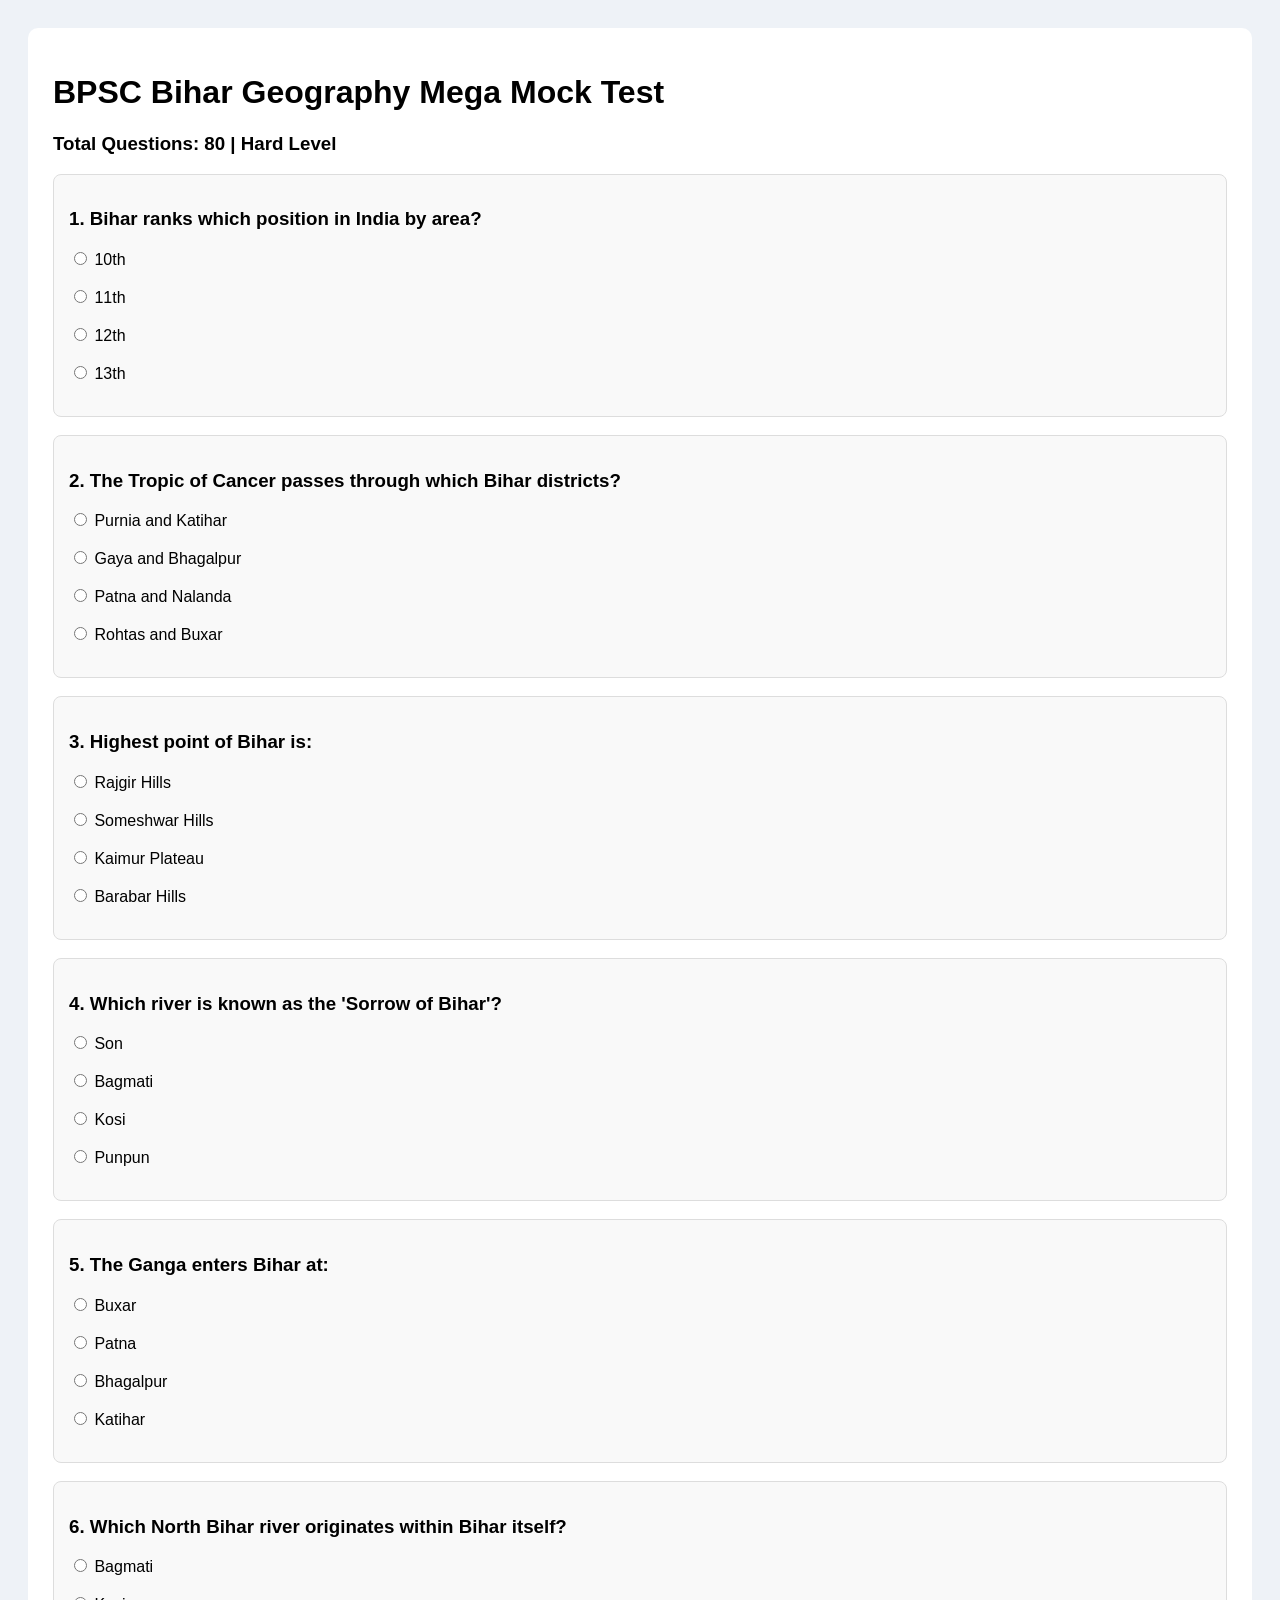
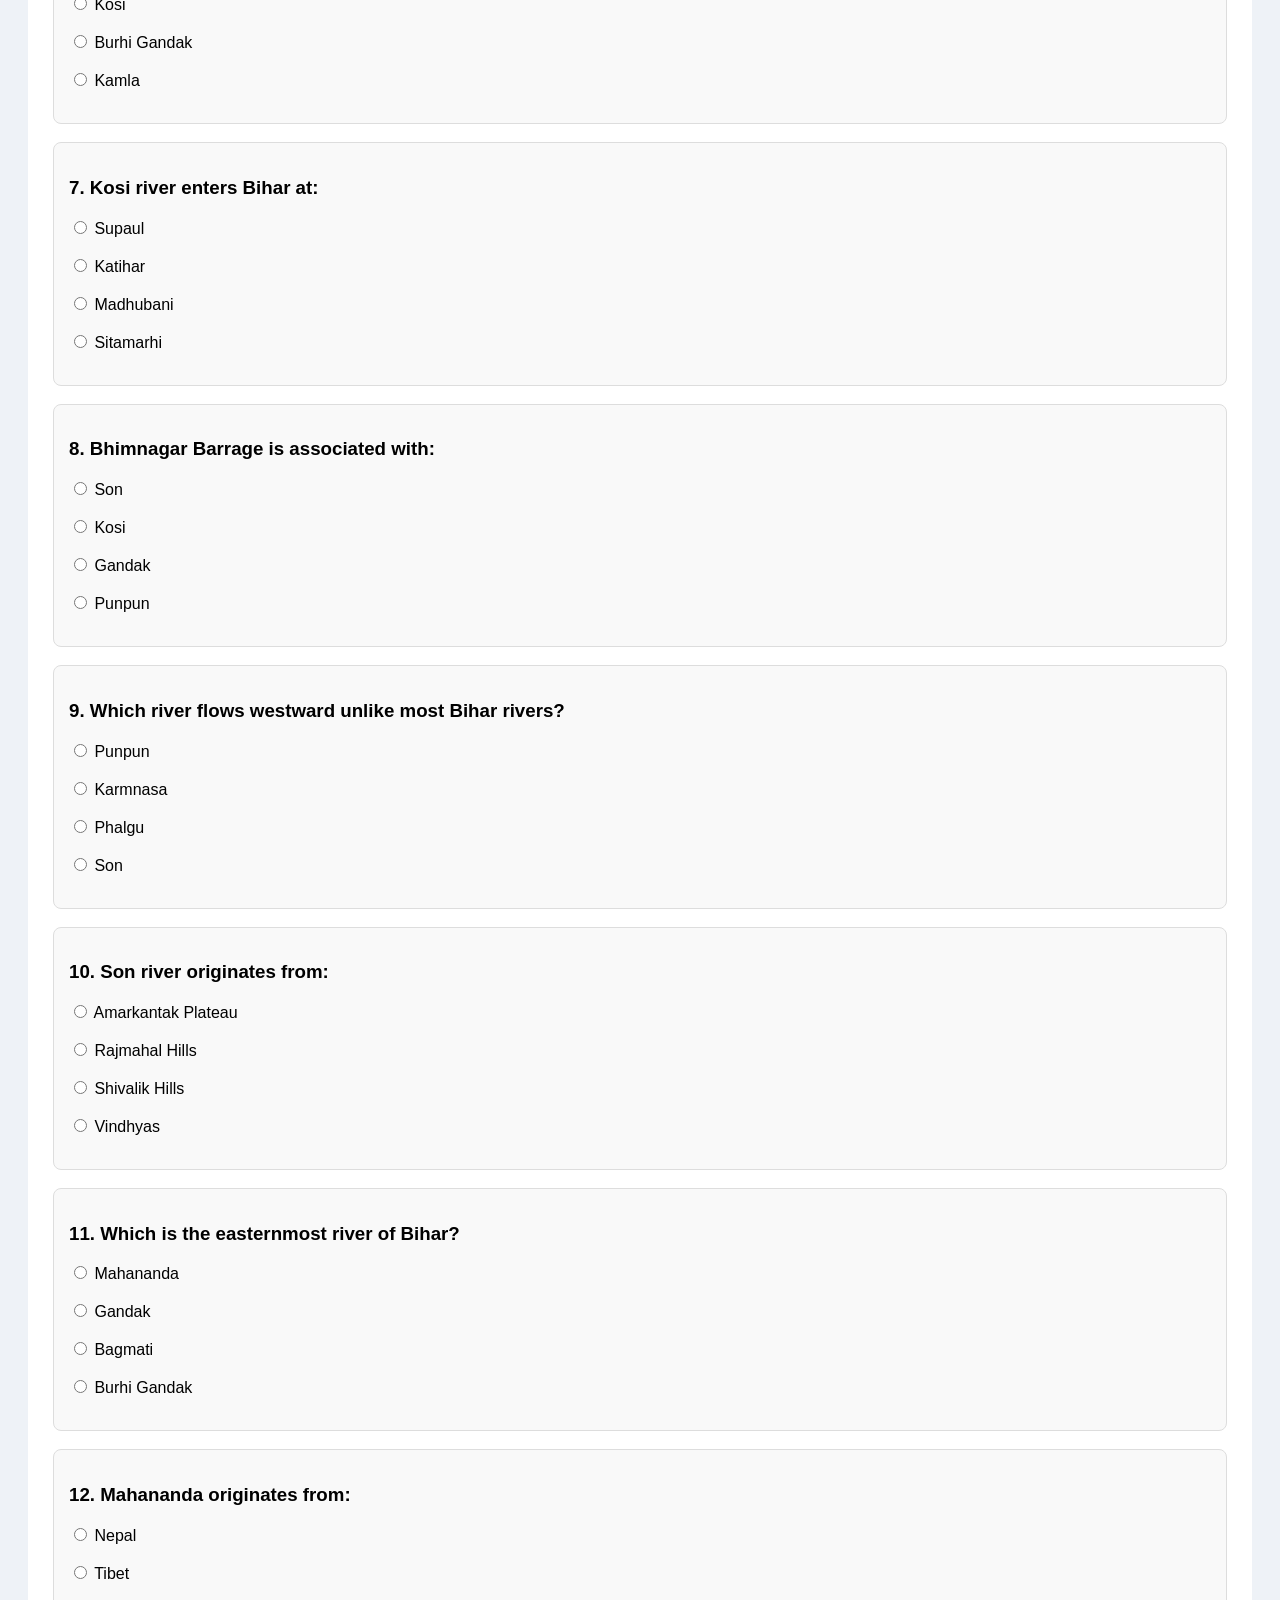
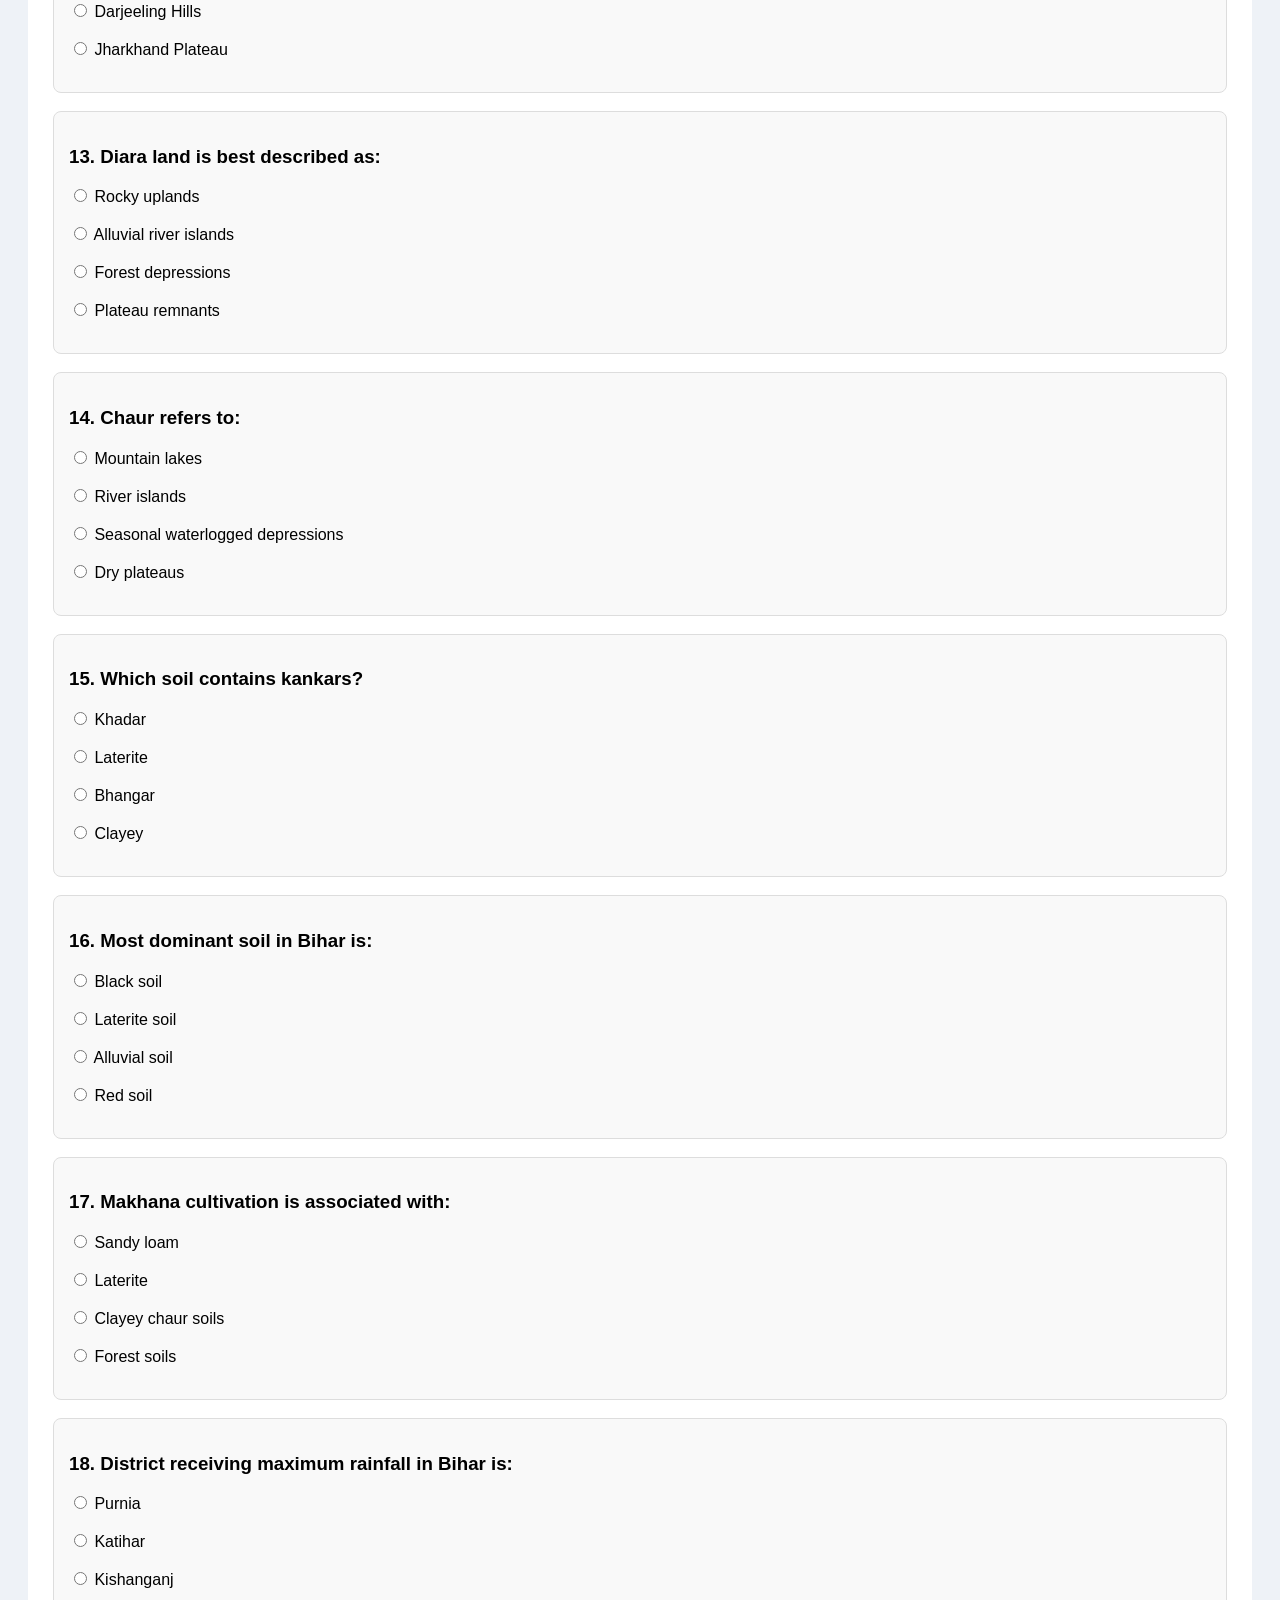
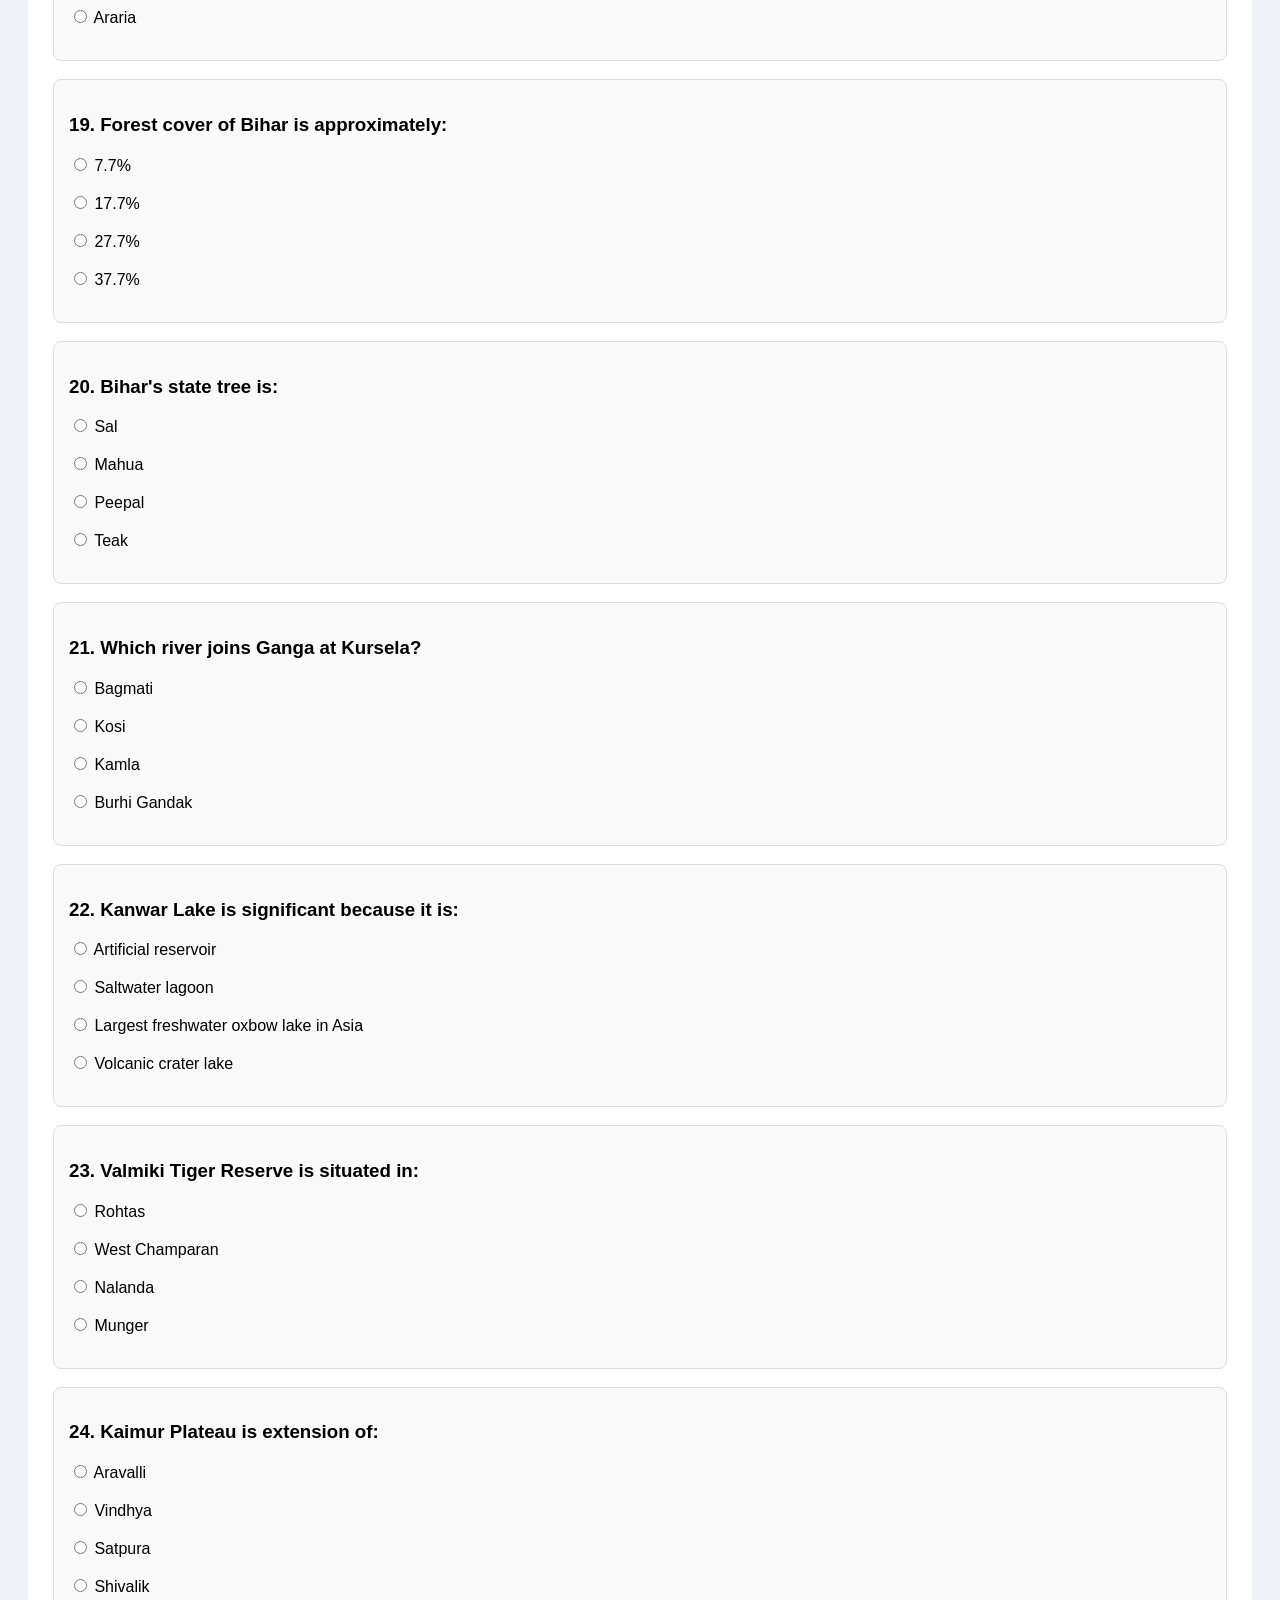
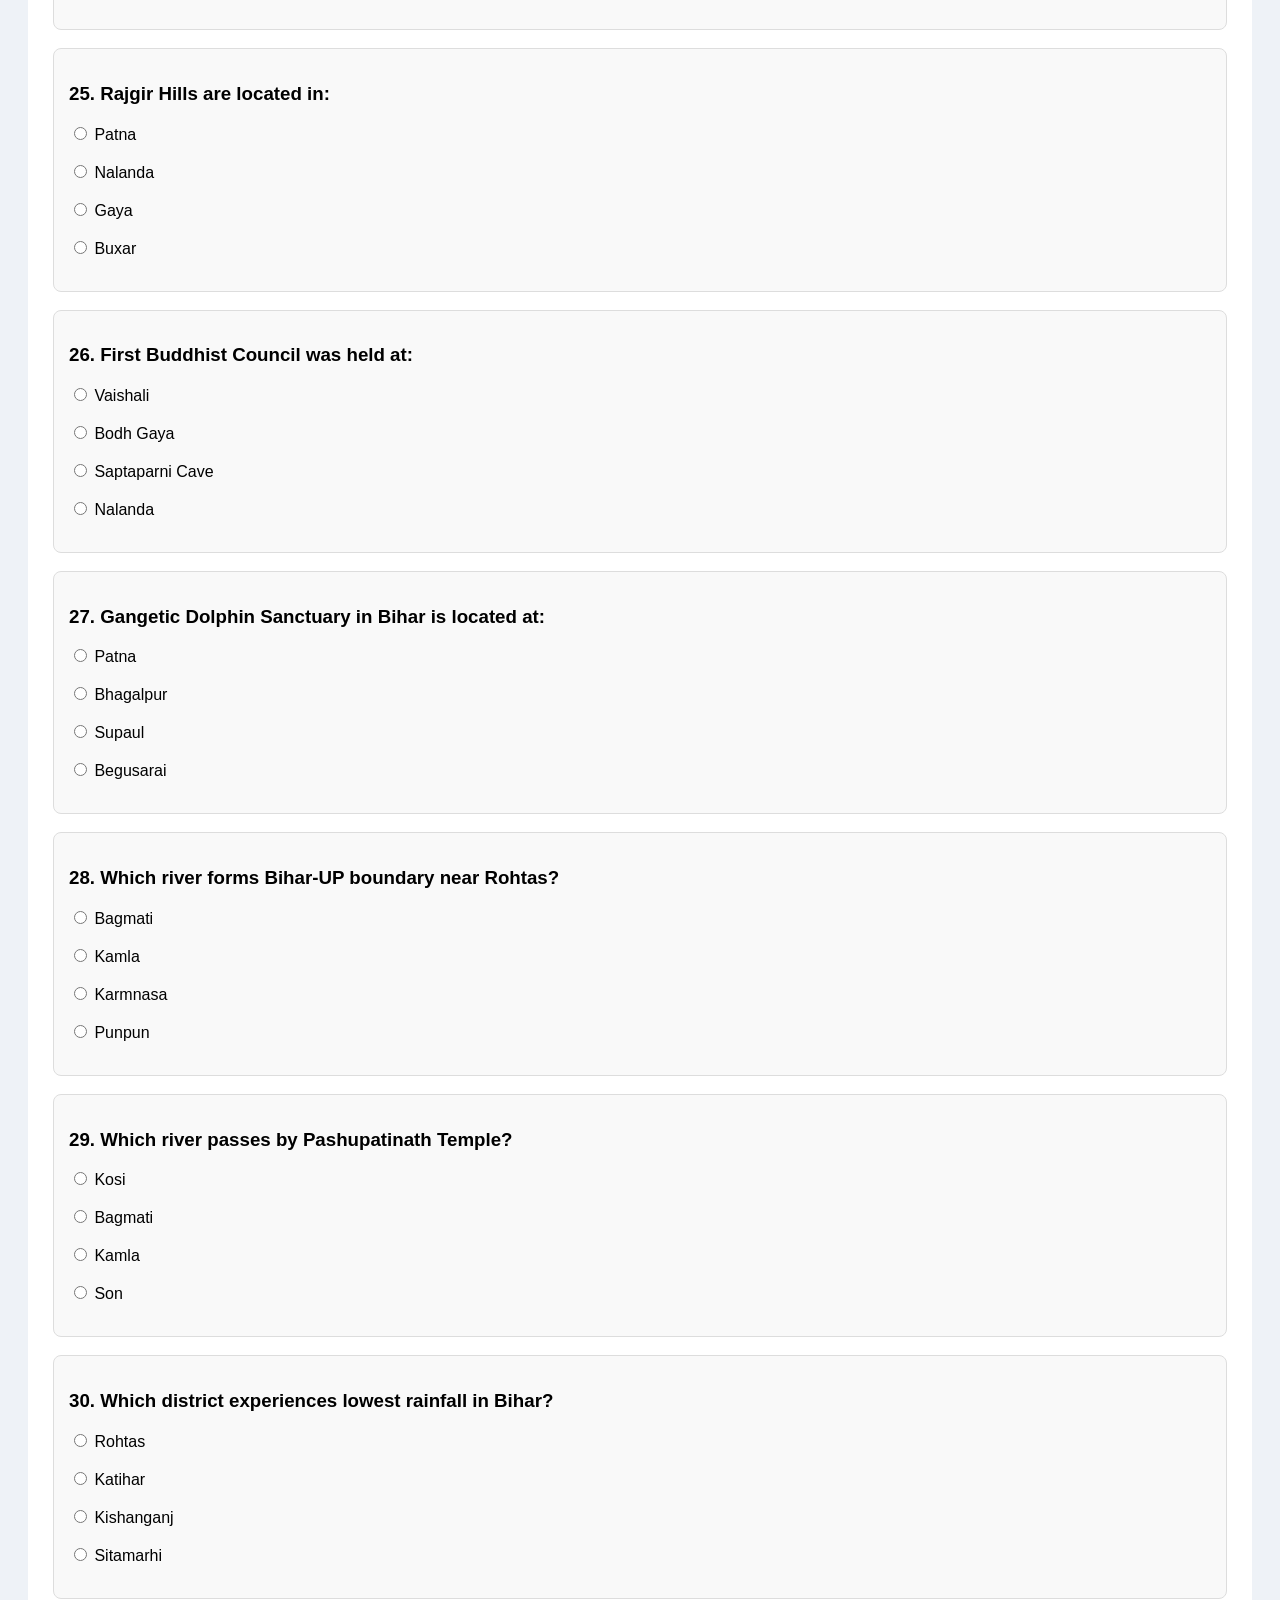
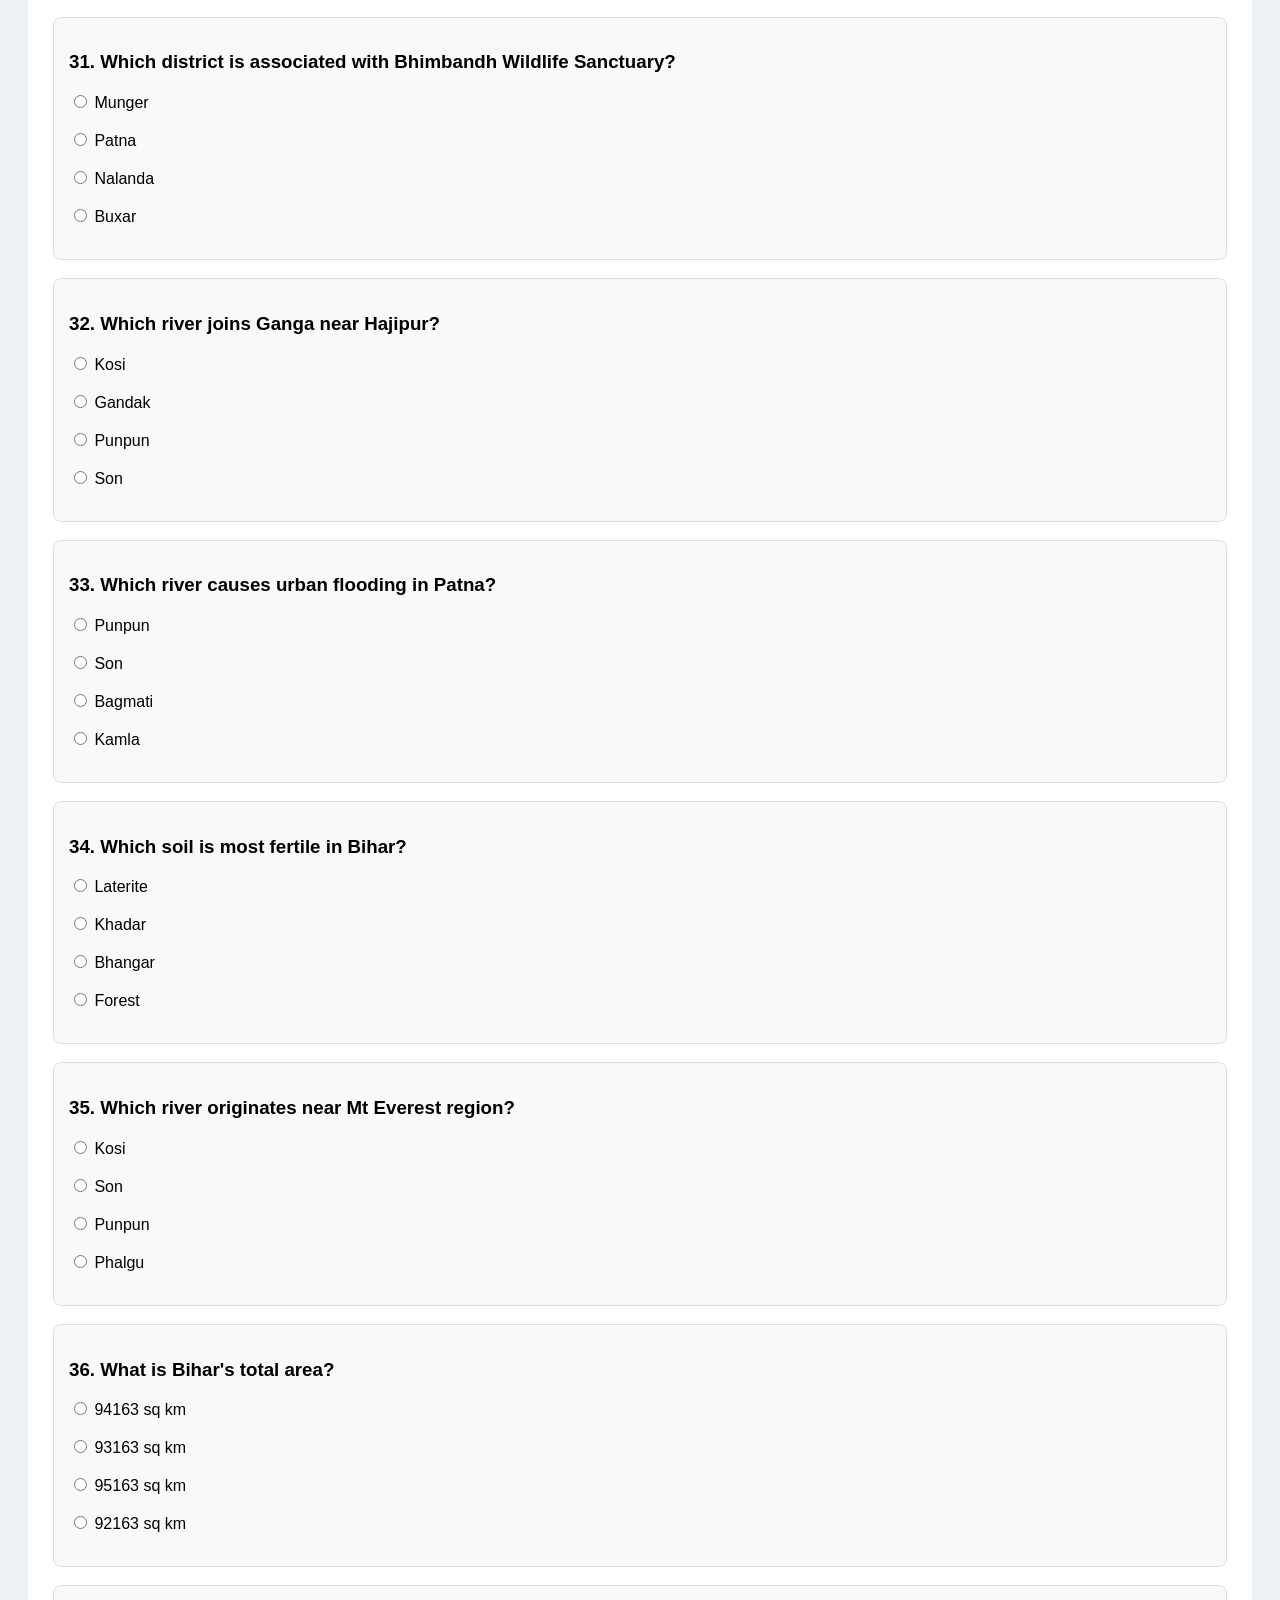
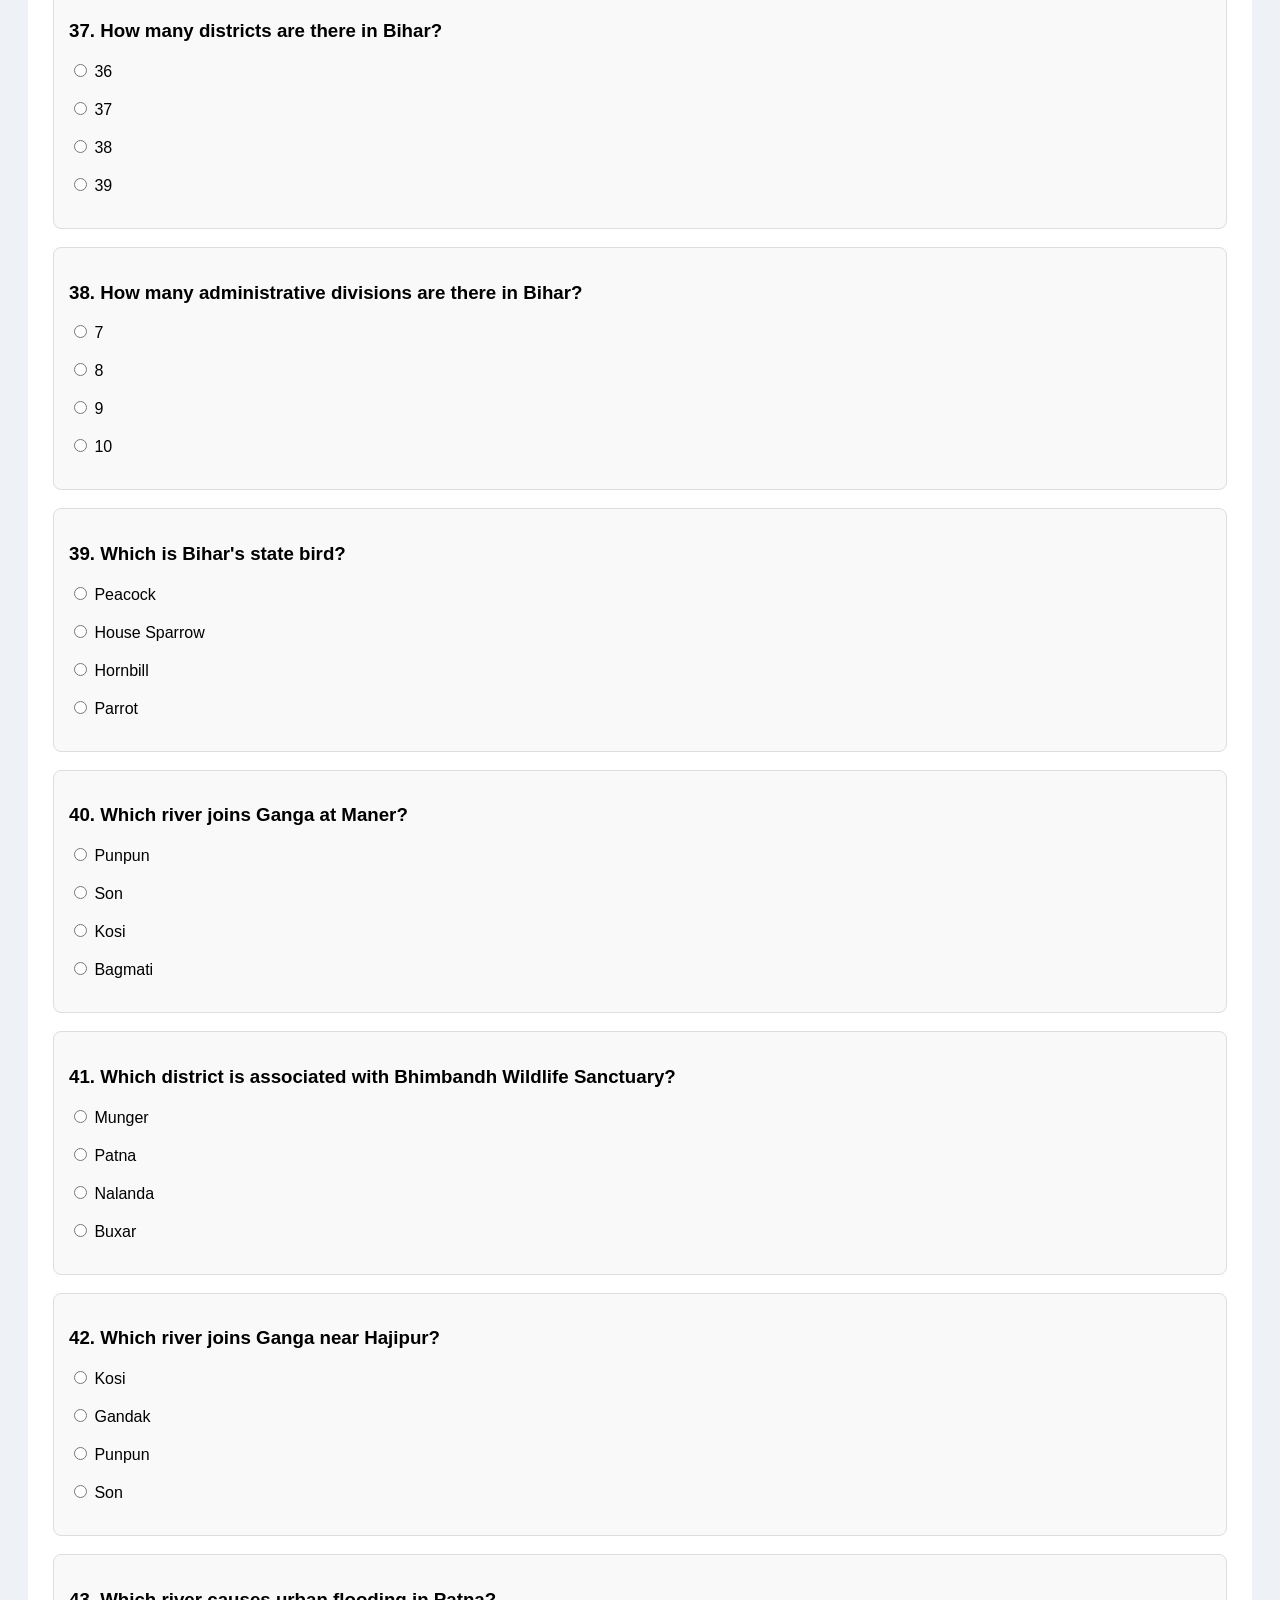
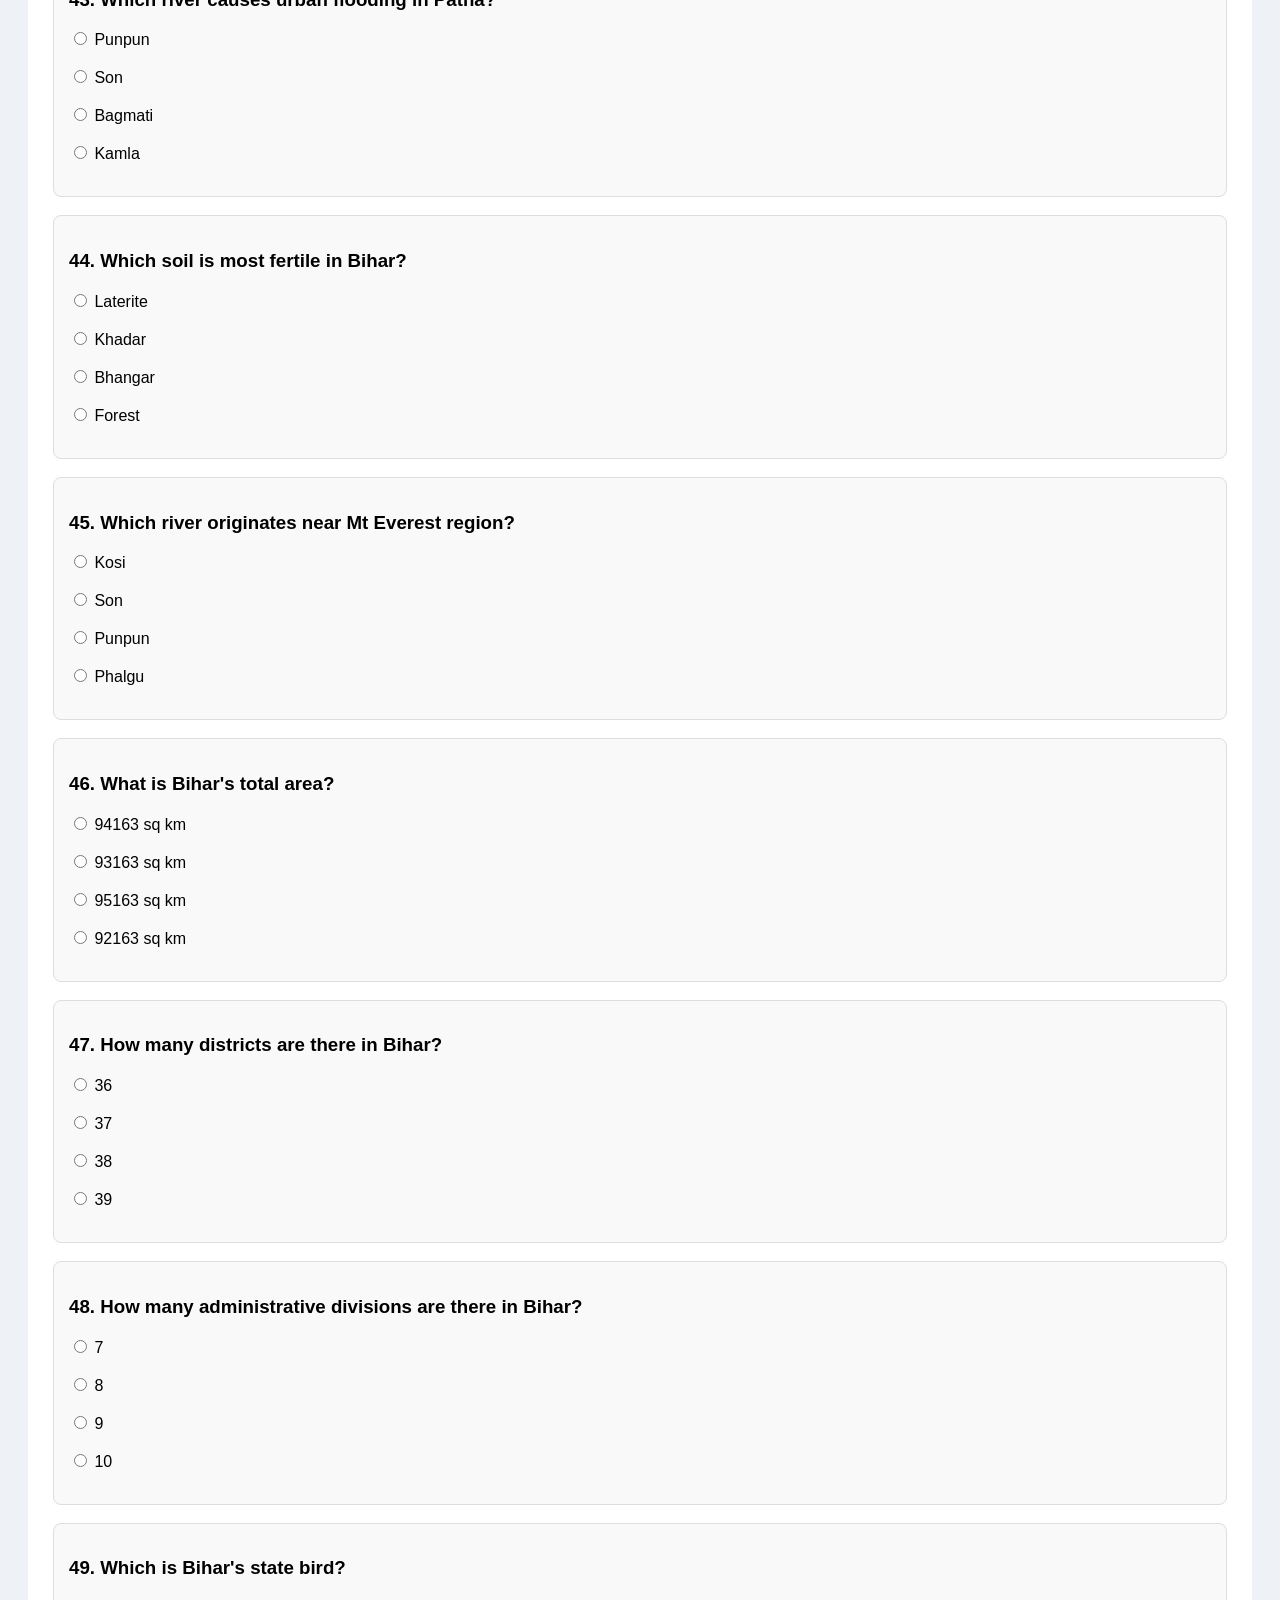
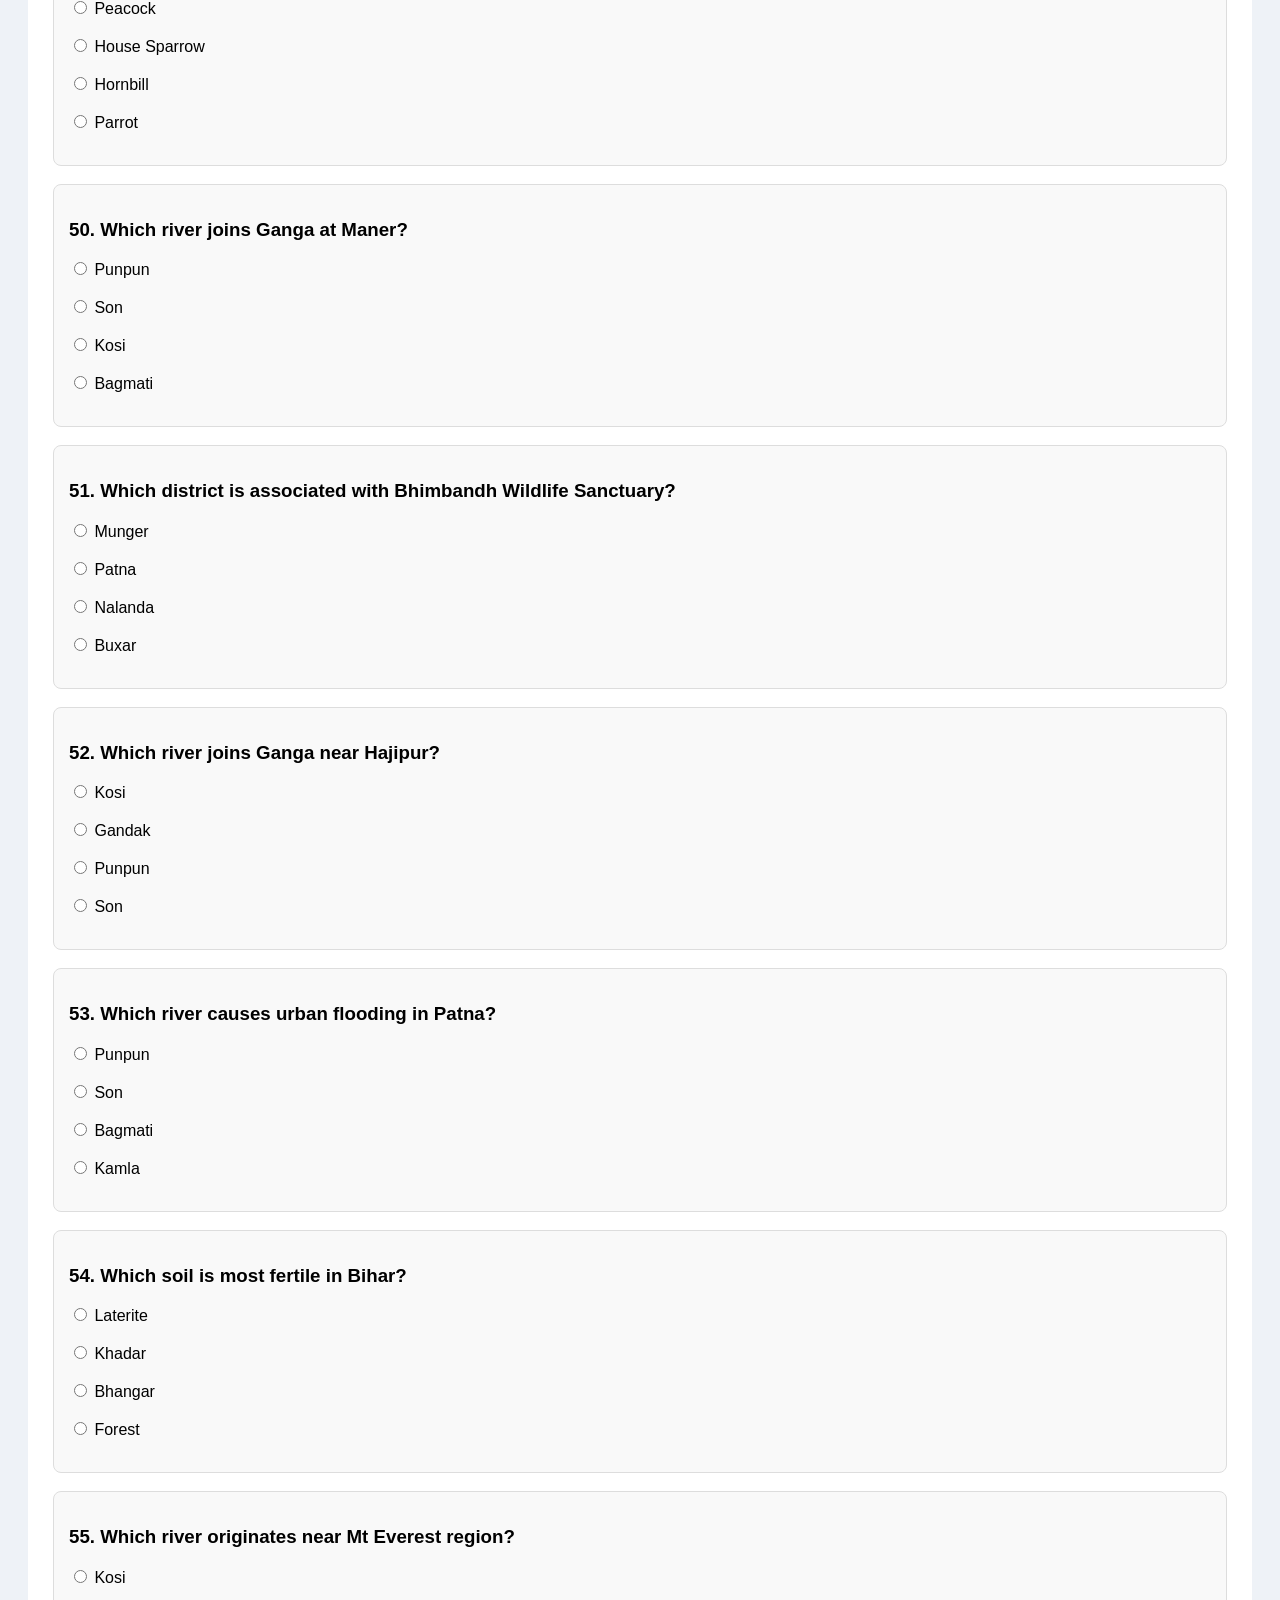
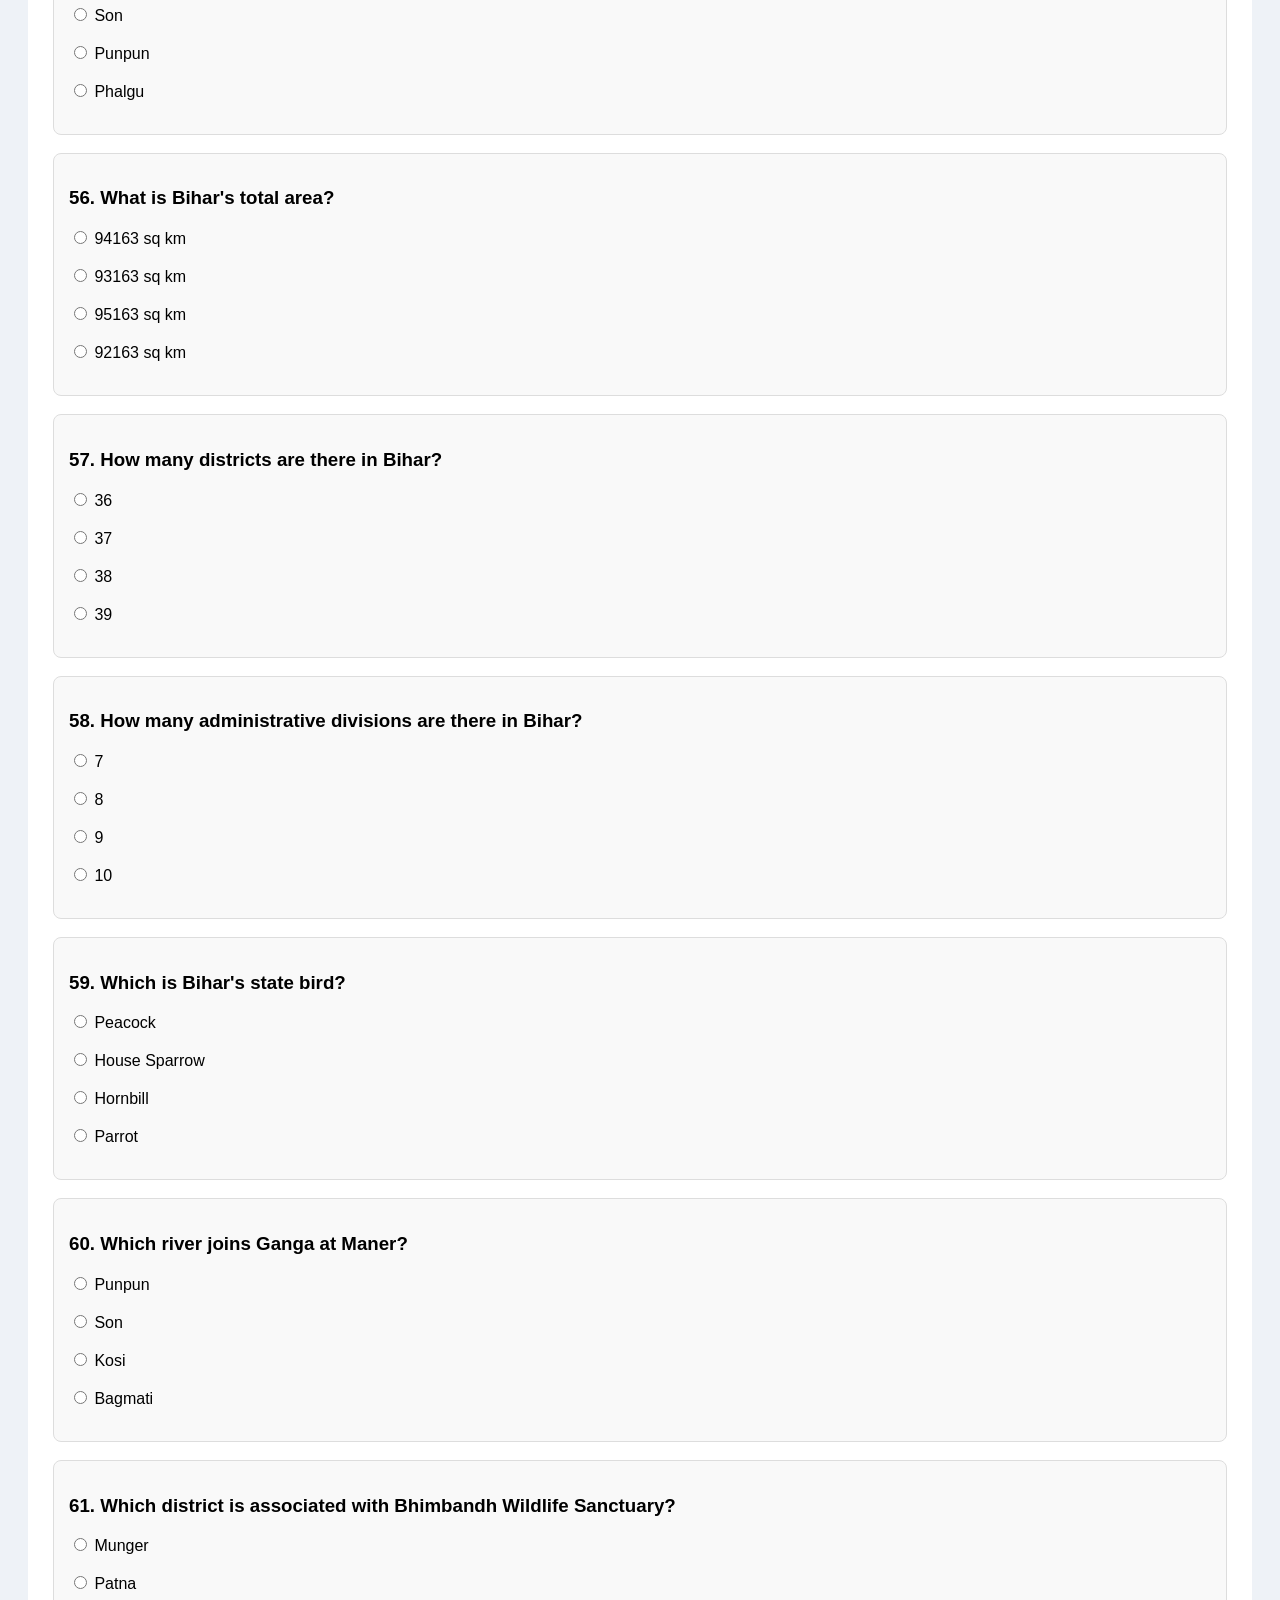
<file: pages/geography/tests/core-1-test.html>
<!DOCTYPE html>
<html>
<head>
<meta charset='UTF-8'>
<meta name='viewport' content='width=device-width, initial-scale=1'>
<title>BPSC Bihar Geography Mega Test</title>
<style>
body{font-family:Arial;background:#eef2f7;padding:20px;}
.container{max-width:1200px;margin:auto;background:#fff;padding:25px;border-radius:10px;}
.question{background:#f9f9f9;padding:15px;margin-bottom:18px;border-radius:8px;border:1px solid #ddd;}
button{padding:14px 30px;background:#0b3d91;color:white;border:none;border-radius:8px;font-size:16px;}
.correct{color:green;font-weight:bold;}
.wrong{color:red;font-weight:bold;}
</style>
</head>
<body>
<div class='container'>
<h1>BPSC Bihar Geography Mega Mock Test</h1>
<h3>Total Questions: 80 | Hard Level</h3>
<form id='quiz'></form>
<button onclick='submitQuiz()' type='button'>Submit Test</button>
<div id='result'></div>
</div>
<script>
const questions = [
{
q:"1. Bihar ranks which position in India by area?",
options:['10th', '11th', '12th', '13th'],
answer:3
},
{
q:"2. The Tropic of Cancer passes through which Bihar districts?",
options:['Purnia and Katihar', 'Gaya and Bhagalpur', 'Patna and Nalanda', 'Rohtas and Buxar'],
answer:1
},
{
q:"3. Highest point of Bihar is:",
options:['Rajgir Hills', 'Someshwar Hills', 'Kaimur Plateau', 'Barabar Hills'],
answer:1
},
{
q:"4. Which river is known as the 'Sorrow of Bihar'?",
options:['Son', 'Bagmati', 'Kosi', 'Punpun'],
answer:2
},
{
q:"5. The Ganga enters Bihar at:",
options:['Buxar', 'Patna', 'Bhagalpur', 'Katihar'],
answer:0
},
{
q:"6. Which North Bihar river originates within Bihar itself?",
options:['Bagmati', 'Kosi', 'Burhi Gandak', 'Kamla'],
answer:2
},
{
q:"7. Kosi river enters Bihar at:",
options:['Supaul', 'Katihar', 'Madhubani', 'Sitamarhi'],
answer:0
},
{
q:"8. Bhimnagar Barrage is associated with:",
options:['Son', 'Kosi', 'Gandak', 'Punpun'],
answer:1
},
{
q:"9. Which river flows westward unlike most Bihar rivers?",
options:['Punpun', 'Karmnasa', 'Phalgu', 'Son'],
answer:1
},
{
q:"10. Son river originates from:",
options:['Amarkantak Plateau', 'Rajmahal Hills', 'Shivalik Hills', 'Vindhyas'],
answer:0
},
{
q:"11. Which is the easternmost river of Bihar?",
options:['Mahananda', 'Gandak', 'Bagmati', 'Burhi Gandak'],
answer:0
},
{
q:"12. Mahananda originates from:",
options:['Nepal', 'Tibet', 'Darjeeling Hills', 'Jharkhand Plateau'],
answer:2
},
{
q:"13. Diara land is best described as:",
options:['Rocky uplands', 'Alluvial river islands', 'Forest depressions', 'Plateau remnants'],
answer:1
},
{
q:"14. Chaur refers to:",
options:['Mountain lakes', 'River islands', 'Seasonal waterlogged depressions', 'Dry plateaus'],
answer:2
},
{
q:"15. Which soil contains kankars?",
options:['Khadar', 'Laterite', 'Bhangar', 'Clayey'],
answer:2
},
{
q:"16. Most dominant soil in Bihar is:",
options:['Black soil', 'Laterite soil', 'Alluvial soil', 'Red soil'],
answer:2
},
{
q:"17. Makhana cultivation is associated with:",
options:['Sandy loam', 'Laterite', 'Clayey chaur soils', 'Forest soils'],
answer:2
},
{
q:"18. District receiving maximum rainfall in Bihar is:",
options:['Purnia', 'Katihar', 'Kishanganj', 'Araria'],
answer:2
},
{
q:"19. Forest cover of Bihar is approximately:",
options:['7.7%', '17.7%', '27.7%', '37.7%'],
answer:0
},
{
q:"20. Bihar's state tree is:",
options:['Sal', 'Mahua', 'Peepal', 'Teak'],
answer:2
},
{
q:"21. Which river joins Ganga at Kursela?",
options:['Bagmati', 'Kosi', 'Kamla', 'Burhi Gandak'],
answer:1
},
{
q:"22. Kanwar Lake is significant because it is:",
options:['Artificial reservoir', 'Saltwater lagoon', 'Largest freshwater oxbow lake in Asia', 'Volcanic crater lake'],
answer:2
},
{
q:"23. Valmiki Tiger Reserve is situated in:",
options:['Rohtas', 'West Champaran', 'Nalanda', 'Munger'],
answer:1
},
{
q:"24. Kaimur Plateau is extension of:",
options:['Aravalli', 'Vindhya', 'Satpura', 'Shivalik'],
answer:1
},
{
q:"25. Rajgir Hills are located in:",
options:['Patna', 'Nalanda', 'Gaya', 'Buxar'],
answer:1
},
{
q:"26. First Buddhist Council was held at:",
options:['Vaishali', 'Bodh Gaya', 'Saptaparni Cave', 'Nalanda'],
answer:2
},
{
q:"27. Gangetic Dolphin Sanctuary in Bihar is located at:",
options:['Patna', 'Bhagalpur', 'Supaul', 'Begusarai'],
answer:1
},
{
q:"28. Which river forms Bihar-UP boundary near Rohtas?",
options:['Bagmati', 'Kamla', 'Karmnasa', 'Punpun'],
answer:2
},
{
q:"29. Which river passes by Pashupatinath Temple?",
options:['Kosi', 'Bagmati', 'Kamla', 'Son'],
answer:1
},
{
q:"30. Which district experiences lowest rainfall in Bihar?",
options:['Rohtas', 'Katihar', 'Kishanganj', 'Sitamarhi'],
answer:0
},
{
q:"31. Which district is associated with Bhimbandh Wildlife Sanctuary?",
options:['Munger', 'Patna', 'Nalanda', 'Buxar'],
answer:0
},
{
q:"32. Which river joins Ganga near Hajipur?",
options:['Kosi', 'Gandak', 'Punpun', 'Son'],
answer:1
},
{
q:"33. Which river causes urban flooding in Patna?",
options:['Punpun', 'Son', 'Bagmati', 'Kamla'],
answer:0
},
{
q:"34. Which soil is most fertile in Bihar?",
options:['Laterite', 'Khadar', 'Bhangar', 'Forest'],
answer:1
},
{
q:"35. Which river originates near Mt Everest region?",
options:['Kosi', 'Son', 'Punpun', 'Phalgu'],
answer:0
},
{
q:"36. What is Bihar's total area?",
options:['94163 sq km', '93163 sq km', '95163 sq km', '92163 sq km'],
answer:0
},
{
q:"37. How many districts are there in Bihar?",
options:['36', '37', '38', '39'],
answer:2
},
{
q:"38. How many administrative divisions are there in Bihar?",
options:['7', '8', '9', '10'],
answer:2
},
{
q:"39. Which is Bihar's state bird?",
options:['Peacock', 'House Sparrow', 'Hornbill', 'Parrot'],
answer:1
},
{
q:"40. Which river joins Ganga at Maner?",
options:['Punpun', 'Son', 'Kosi', 'Bagmati'],
answer:1
},
{
q:"41. Which district is associated with Bhimbandh Wildlife Sanctuary?",
options:['Munger', 'Patna', 'Nalanda', 'Buxar'],
answer:0
},
{
q:"42. Which river joins Ganga near Hajipur?",
options:['Kosi', 'Gandak', 'Punpun', 'Son'],
answer:1
},
{
q:"43. Which river causes urban flooding in Patna?",
options:['Punpun', 'Son', 'Bagmati', 'Kamla'],
answer:0
},
{
q:"44. Which soil is most fertile in Bihar?",
options:['Laterite', 'Khadar', 'Bhangar', 'Forest'],
answer:1
},
{
q:"45. Which river originates near Mt Everest region?",
options:['Kosi', 'Son', 'Punpun', 'Phalgu'],
answer:0
},
{
q:"46. What is Bihar's total area?",
options:['94163 sq km', '93163 sq km', '95163 sq km', '92163 sq km'],
answer:0
},
{
q:"47. How many districts are there in Bihar?",
options:['36', '37', '38', '39'],
answer:2
},
{
q:"48. How many administrative divisions are there in Bihar?",
options:['7', '8', '9', '10'],
answer:2
},
{
q:"49. Which is Bihar's state bird?",
options:['Peacock', 'House Sparrow', 'Hornbill', 'Parrot'],
answer:1
},
{
q:"50. Which river joins Ganga at Maner?",
options:['Punpun', 'Son', 'Kosi', 'Bagmati'],
answer:1
},
{
q:"51. Which district is associated with Bhimbandh Wildlife Sanctuary?",
options:['Munger', 'Patna', 'Nalanda', 'Buxar'],
answer:0
},
{
q:"52. Which river joins Ganga near Hajipur?",
options:['Kosi', 'Gandak', 'Punpun', 'Son'],
answer:1
},
{
q:"53. Which river causes urban flooding in Patna?",
options:['Punpun', 'Son', 'Bagmati', 'Kamla'],
answer:0
},
{
q:"54. Which soil is most fertile in Bihar?",
options:['Laterite', 'Khadar', 'Bhangar', 'Forest'],
answer:1
},
{
q:"55. Which river originates near Mt Everest region?",
options:['Kosi', 'Son', 'Punpun', 'Phalgu'],
answer:0
},
{
q:"56. What is Bihar's total area?",
options:['94163 sq km', '93163 sq km', '95163 sq km', '92163 sq km'],
answer:0
},
{
q:"57. How many districts are there in Bihar?",
options:['36', '37', '38', '39'],
answer:2
},
{
q:"58. How many administrative divisions are there in Bihar?",
options:['7', '8', '9', '10'],
answer:2
},
{
q:"59. Which is Bihar's state bird?",
options:['Peacock', 'House Sparrow', 'Hornbill', 'Parrot'],
answer:1
},
{
q:"60. Which river joins Ganga at Maner?",
options:['Punpun', 'Son', 'Kosi', 'Bagmati'],
answer:1
},
{
q:"61. Which district is associated with Bhimbandh Wildlife Sanctuary?",
options:['Munger', 'Patna', 'Nalanda', 'Buxar'],
answer:0
},
{
q:"62. Which river joins Ganga near Hajipur?",
options:['Kosi', 'Gandak', 'Punpun', 'Son'],
answer:1
},
{
q:"63. Which river causes urban flooding in Patna?",
options:['Punpun', 'Son', 'Bagmati', 'Kamla'],
answer:0
},
{
q:"64. Which soil is most fertile in Bihar?",
options:['Laterite', 'Khadar', 'Bhangar', 'Forest'],
answer:1
},
{
q:"65. Which river originates near Mt Everest region?",
options:['Kosi', 'Son', 'Punpun', 'Phalgu'],
answer:0
},
{
q:"66. What is Bihar's total area?",
options:['94163 sq km', '93163 sq km', '95163 sq km', '92163 sq km'],
answer:0
},
{
q:"67. How many districts are there in Bihar?",
options:['36', '37', '38', '39'],
answer:2
},
{
q:"68. How many administrative divisions are there in Bihar?",
options:['7', '8', '9', '10'],
answer:2
},
{
q:"69. Which is Bihar's state bird?",
options:['Peacock', 'House Sparrow', 'Hornbill', 'Parrot'],
answer:1
},
{
q:"70. Which river joins Ganga at Maner?",
options:['Punpun', 'Son', 'Kosi', 'Bagmati'],
answer:1
},
{
q:"71. Which district is associated with Bhimbandh Wildlife Sanctuary?",
options:['Munger', 'Patna', 'Nalanda', 'Buxar'],
answer:0
},
{
q:"72. Which river joins Ganga near Hajipur?",
options:['Kosi', 'Gandak', 'Punpun', 'Son'],
answer:1
},
{
q:"73. Which river causes urban flooding in Patna?",
options:['Punpun', 'Son', 'Bagmati', 'Kamla'],
answer:0
},
{
q:"74. Which soil is most fertile in Bihar?",
options:['Laterite', 'Khadar', 'Bhangar', 'Forest'],
answer:1
},
{
q:"75. Which river originates near Mt Everest region?",
options:['Kosi', 'Son', 'Punpun', 'Phalgu'],
answer:0
},
{
q:"76. What is Bihar's total area?",
options:['94163 sq km', '93163 sq km', '95163 sq km', '92163 sq km'],
answer:0
},
{
q:"77. How many districts are there in Bihar?",
options:['36', '37', '38', '39'],
answer:2
},
{
q:"78. How many administrative divisions are there in Bihar?",
options:['7', '8', '9', '10'],
answer:2
},
{
q:"79. Which is Bihar's state bird?",
options:['Peacock', 'House Sparrow', 'Hornbill', 'Parrot'],
answer:1
},
{
q:"80. Which river joins Ganga at Maner?",
options:['Punpun', 'Son', 'Kosi', 'Bagmati'],
answer:1
},

];

const form=document.getElementById('quiz');

questions.forEach((q,index)=>{
let div=document.createElement('div');
div.className='question';
let html=`<h3>${q.q}</h3>`;
q.options.forEach((op,i)=>{
html+=`<label><input type='radio' name='q${index}' value='${i}'> ${op}</label><br><br>`;
});
div.innerHTML=html;
form.appendChild(div);
});

function submitQuiz(){
let score=0;
let result='<h2>Result Analysis</h2>';

questions.forEach((q,index)=>{
let selected=document.querySelector(`input[name="q${index}"]:checked`);
if(selected){
let val=parseInt(selected.value);
if(val===q.answer){
score++;
result+=`<p class='correct'>✔ ${q.q}</p>`;
}else{
result+=`<p class='wrong'>✘ ${q.q}<br>Your Answer: ${q.options[val]}<br>Correct Answer: ${q.options[q.answer]}</p>`;
}
}else{
result+=`<p class='wrong'>✘ ${q.q}<br>Not Attempted<br>Correct Answer: ${q.options[q.answer]}</p>`;
}
});

result=`<h1>Total Score: ${score}/${questions.length}</h1>`+result;
document.getElementById('result').innerHTML=result;
window.scrollTo(0,document.body.scrollHeight);
}
</script>
</body>
</html>
</file>
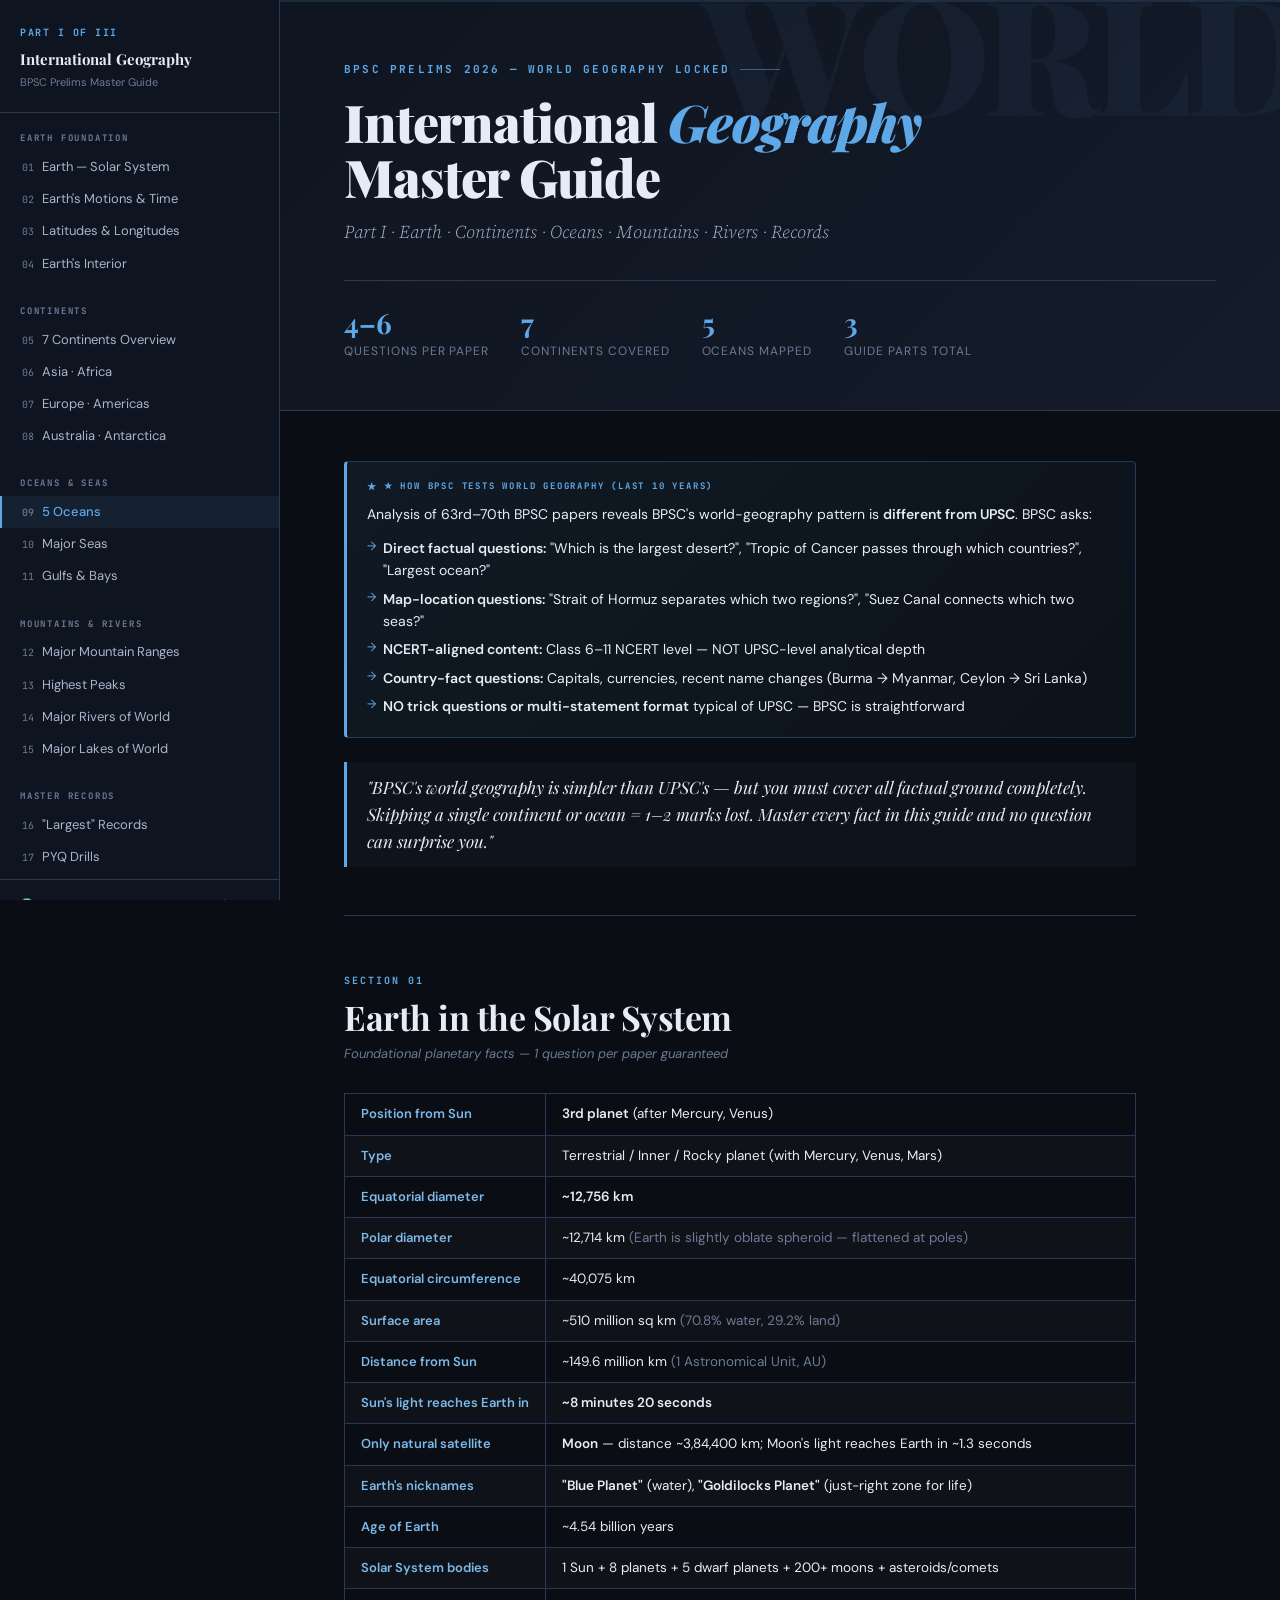
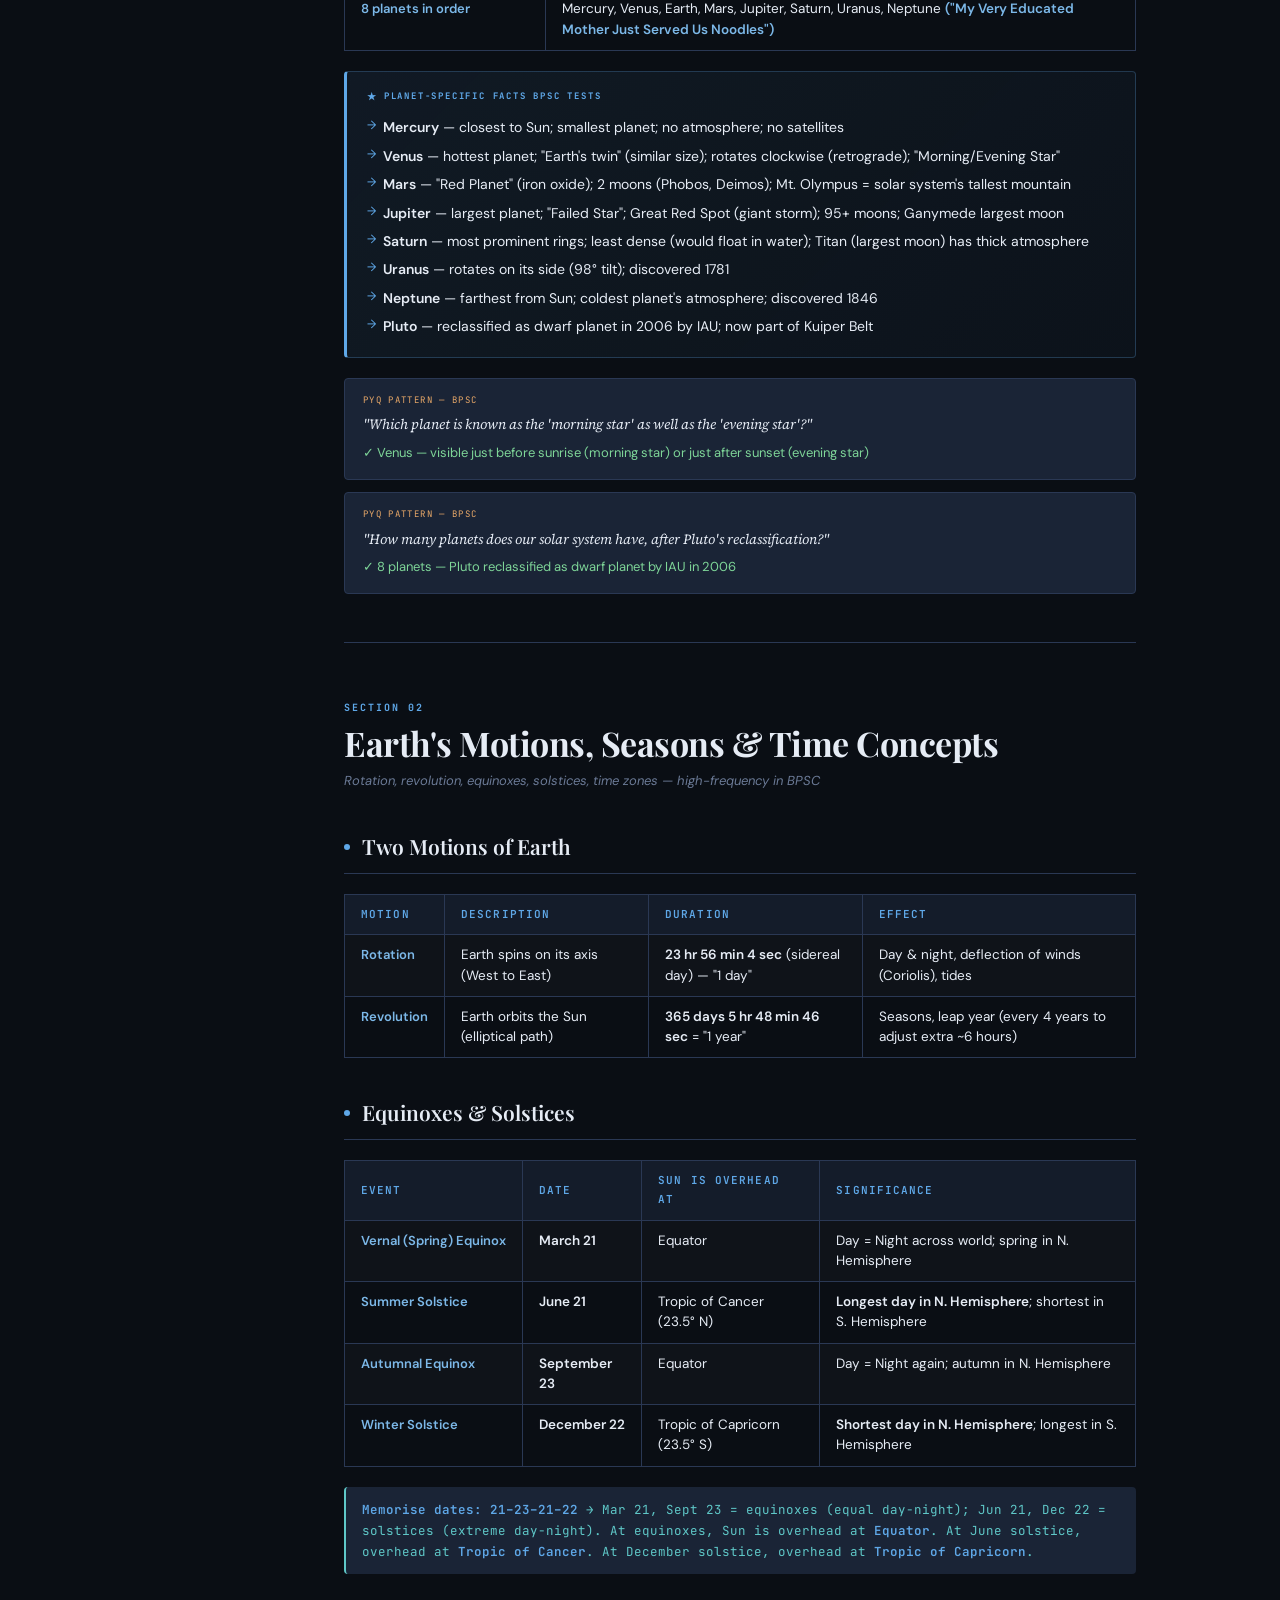
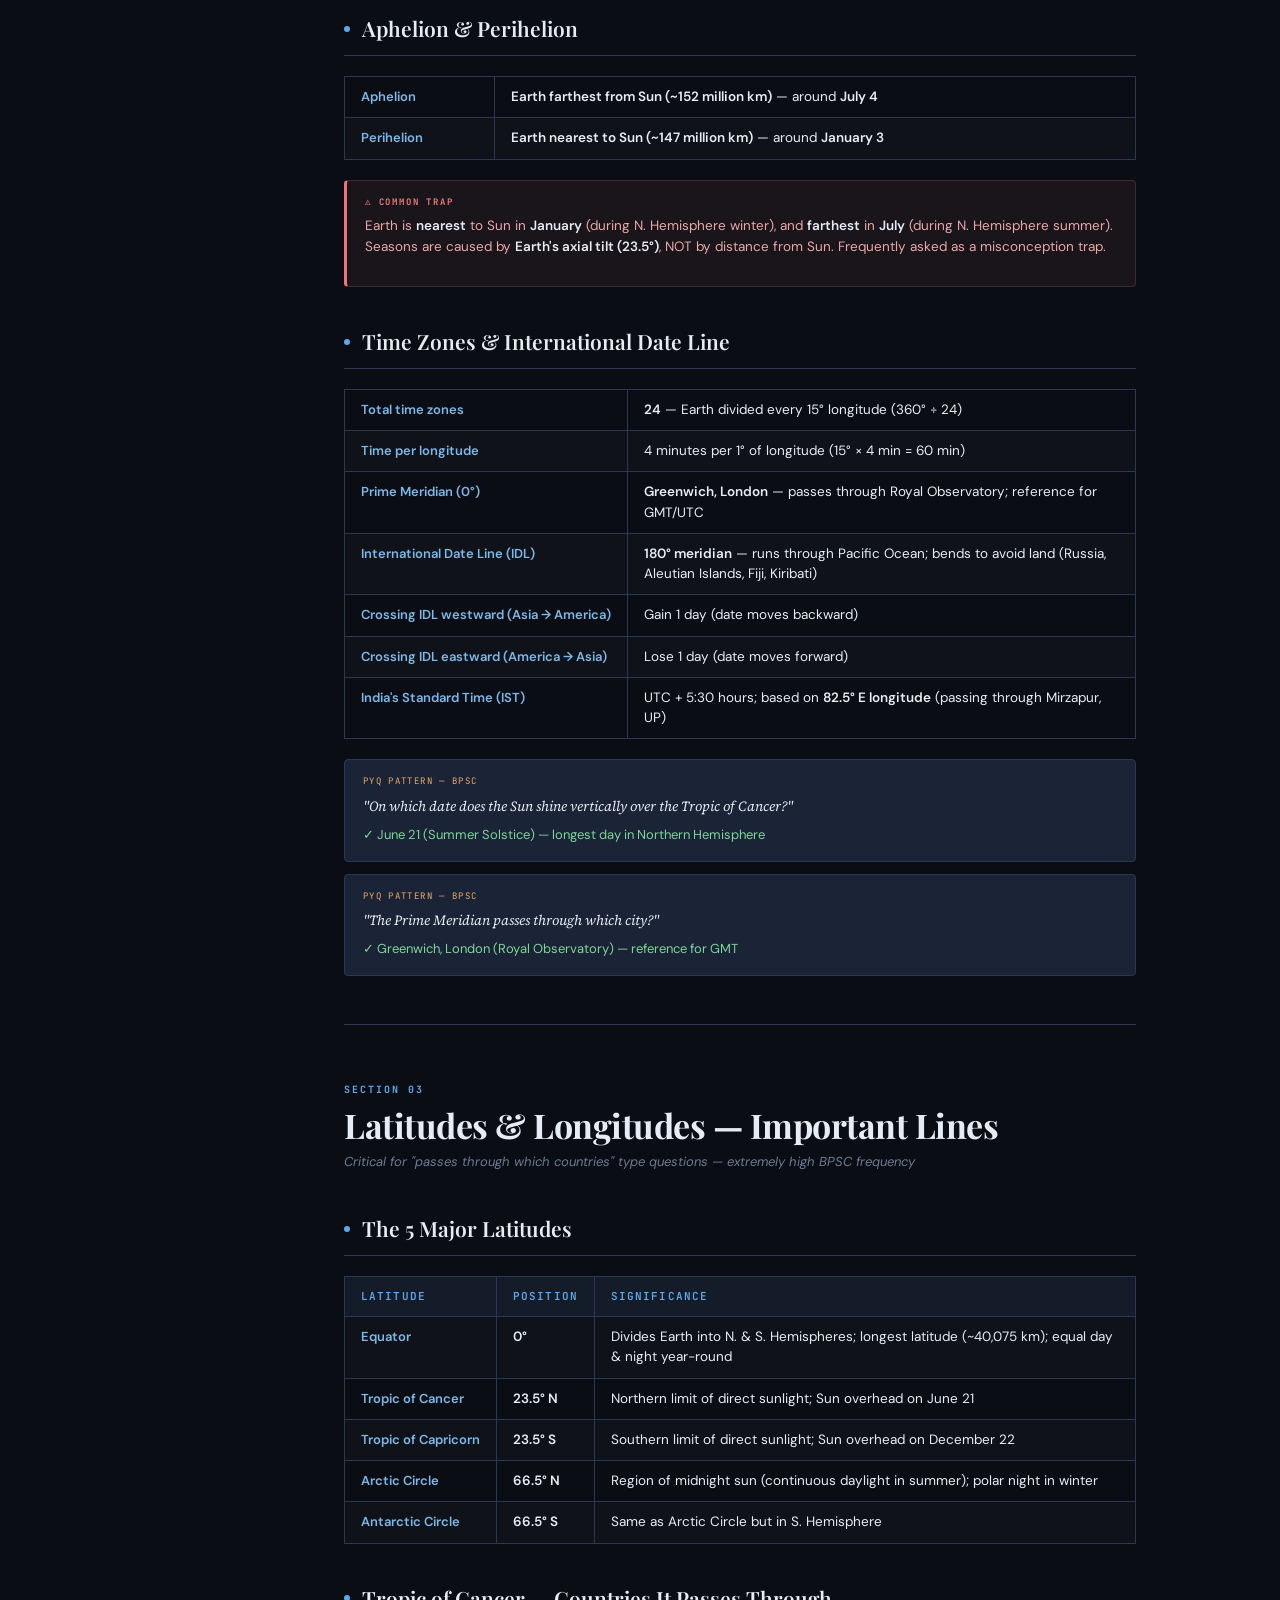
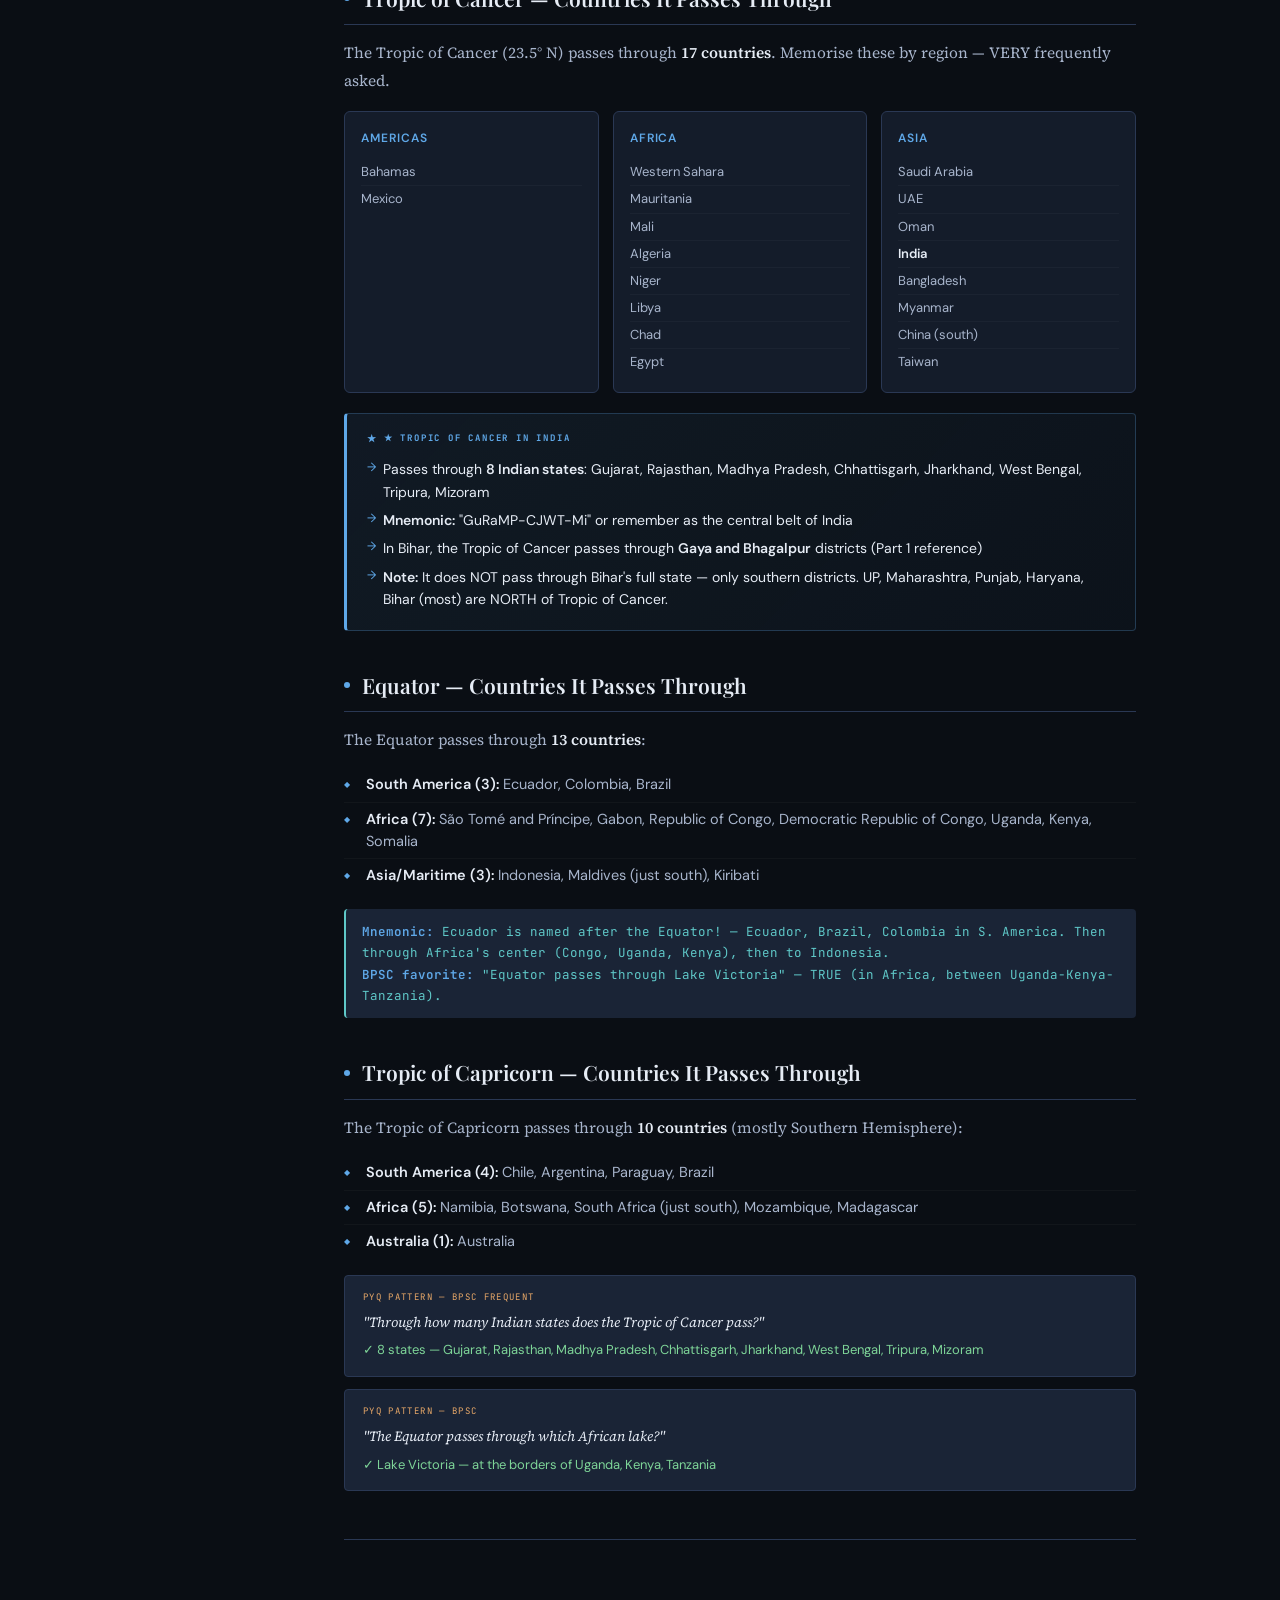
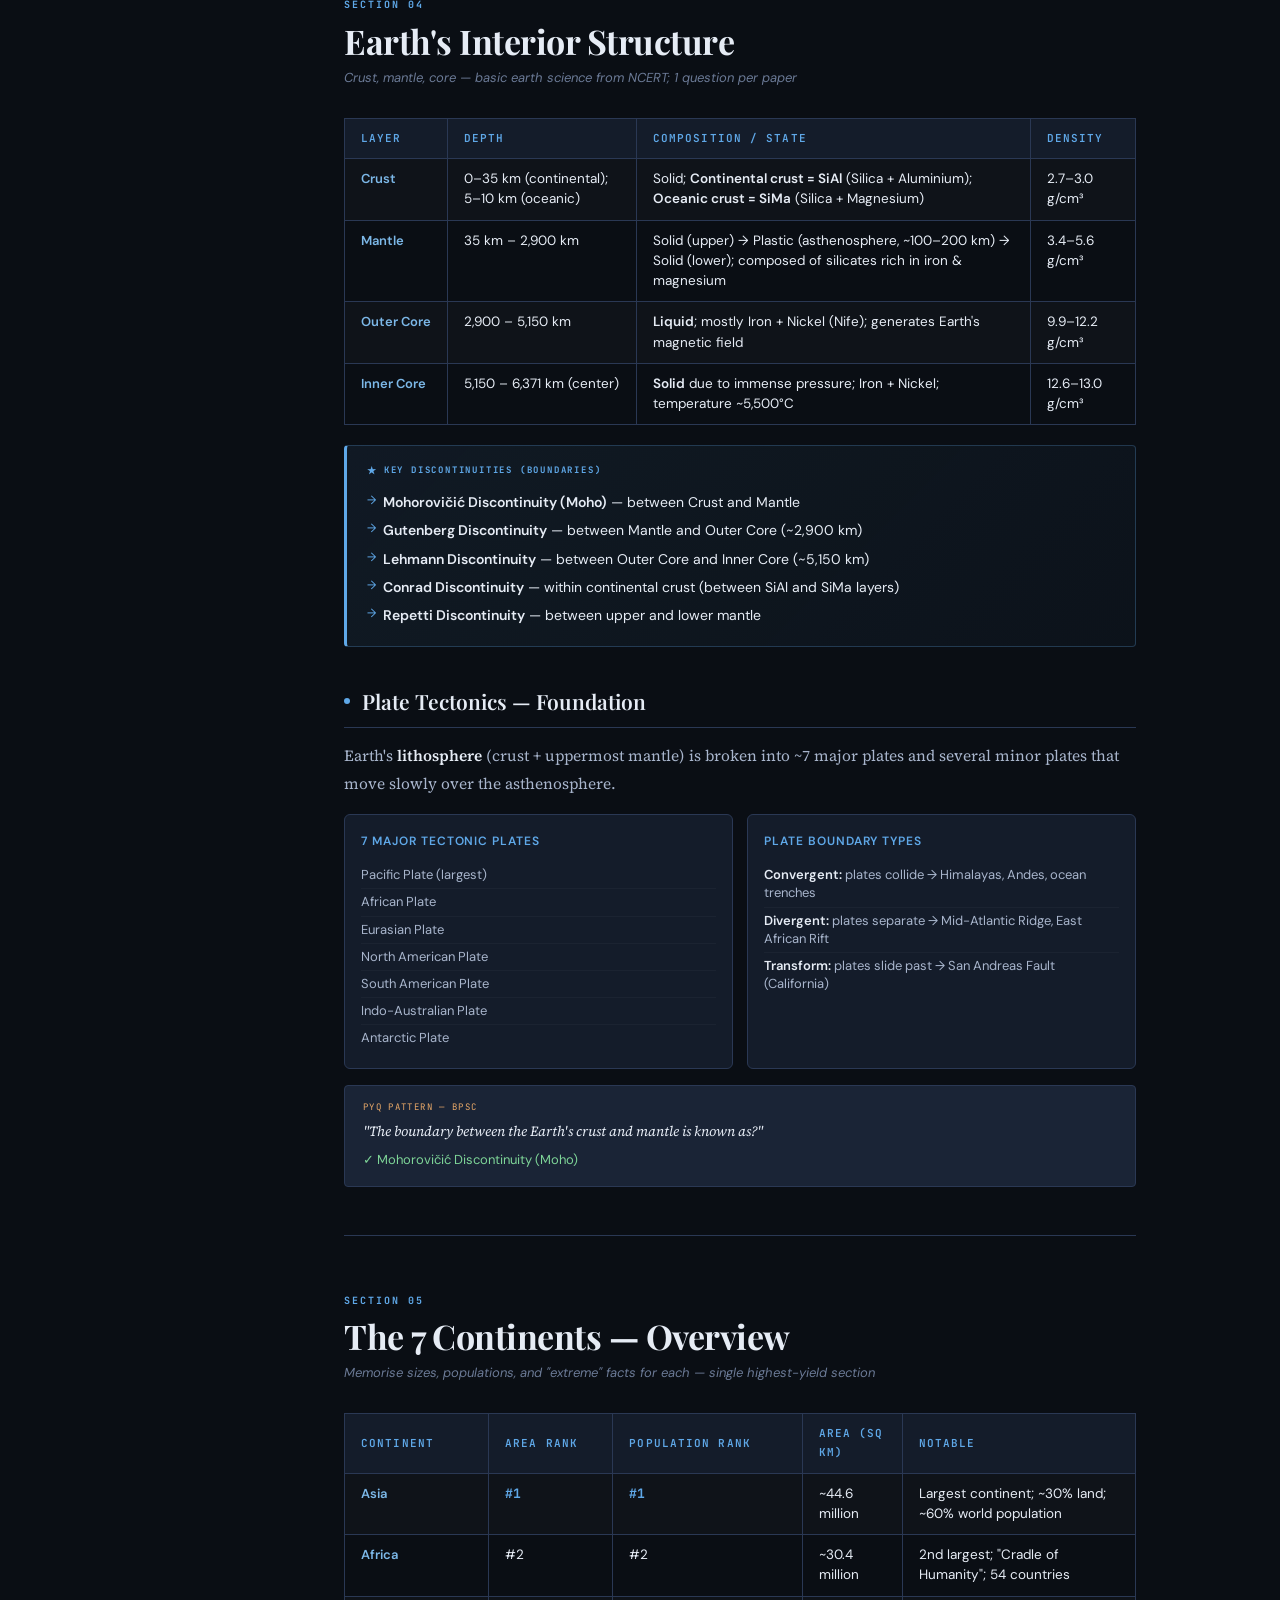
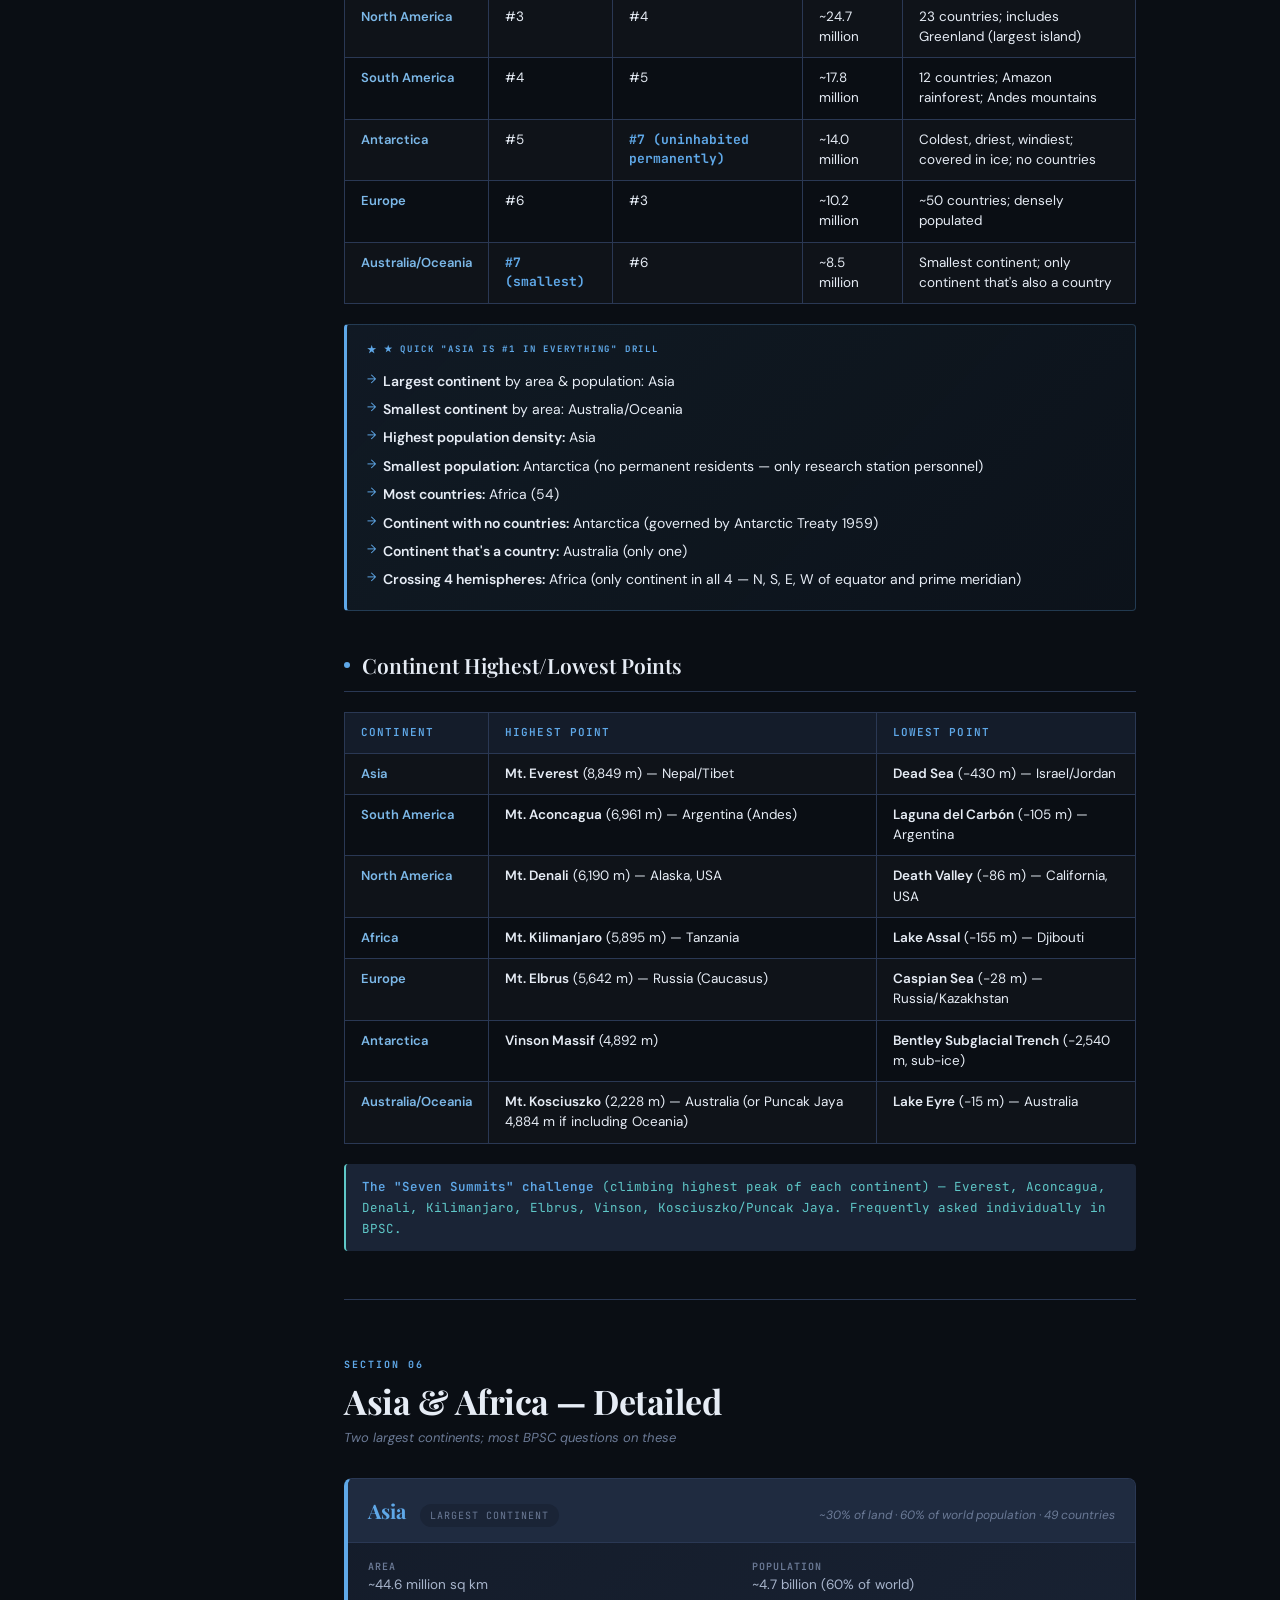
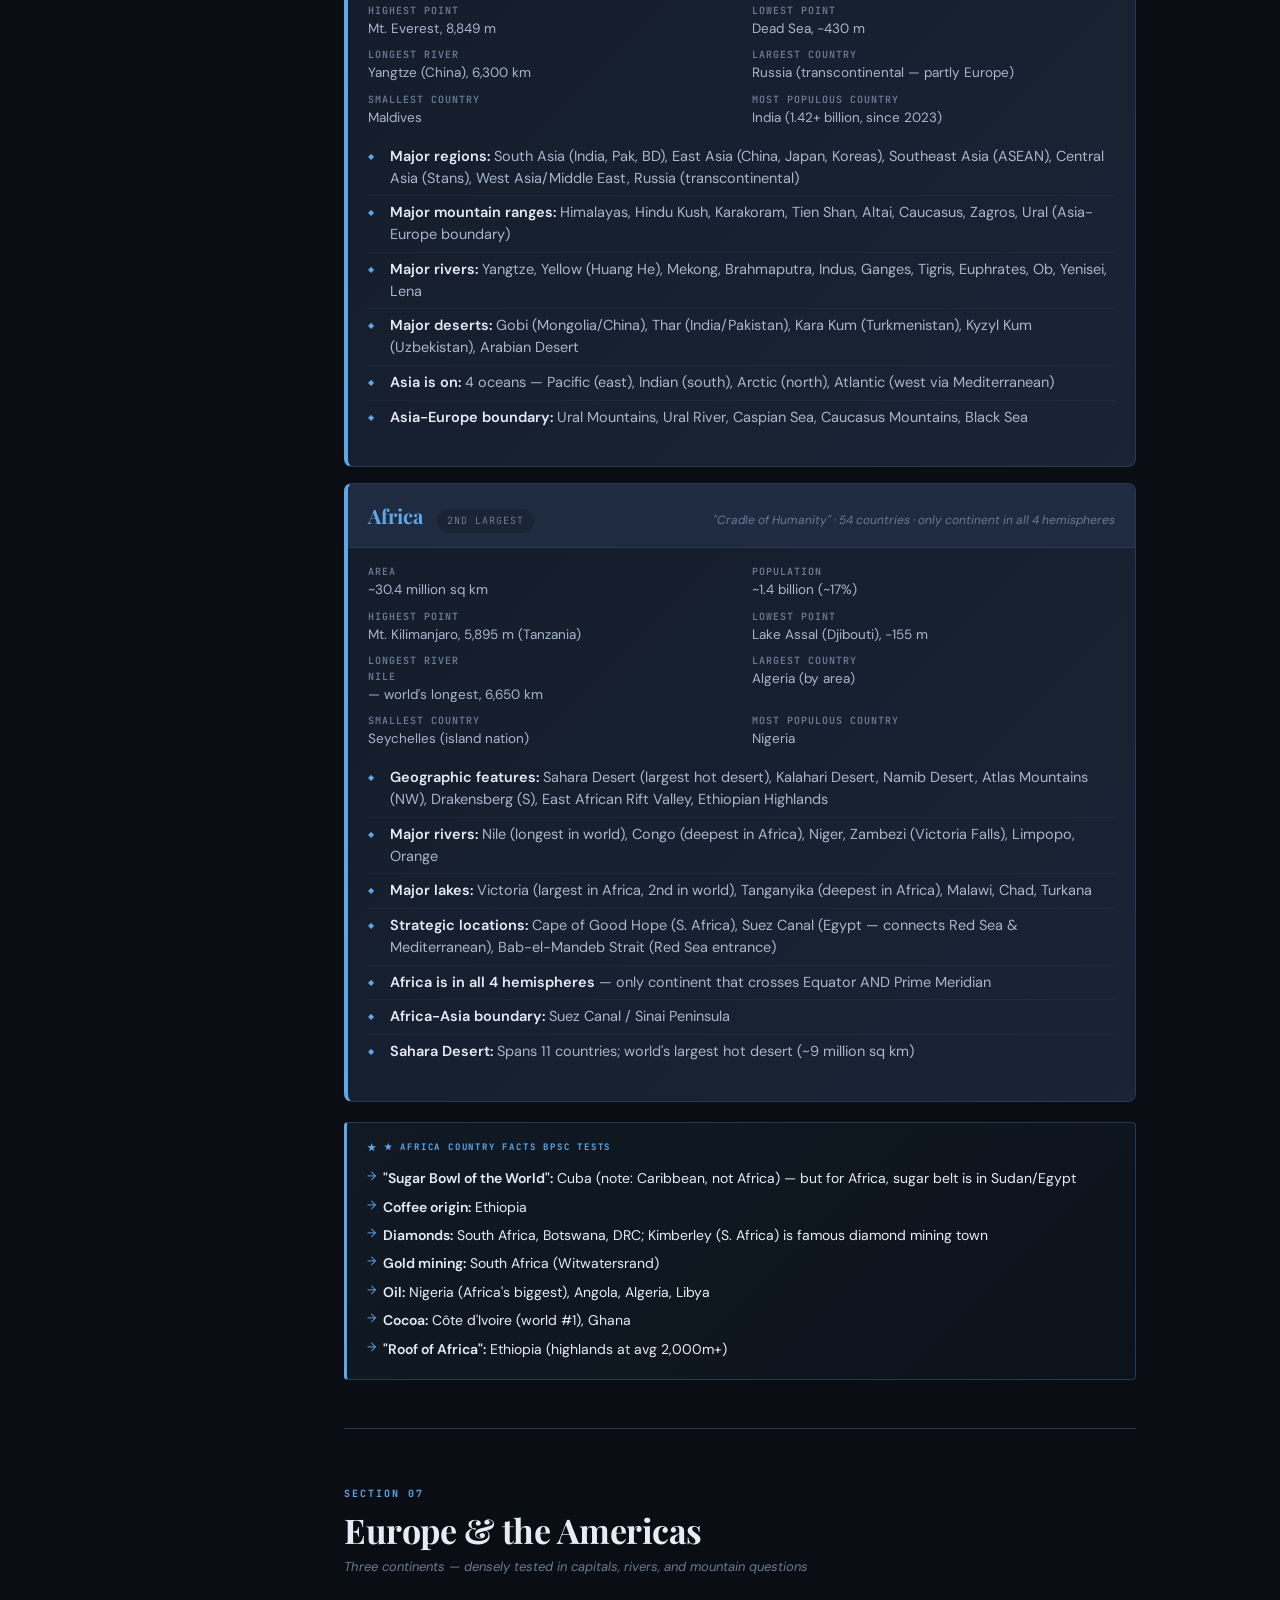
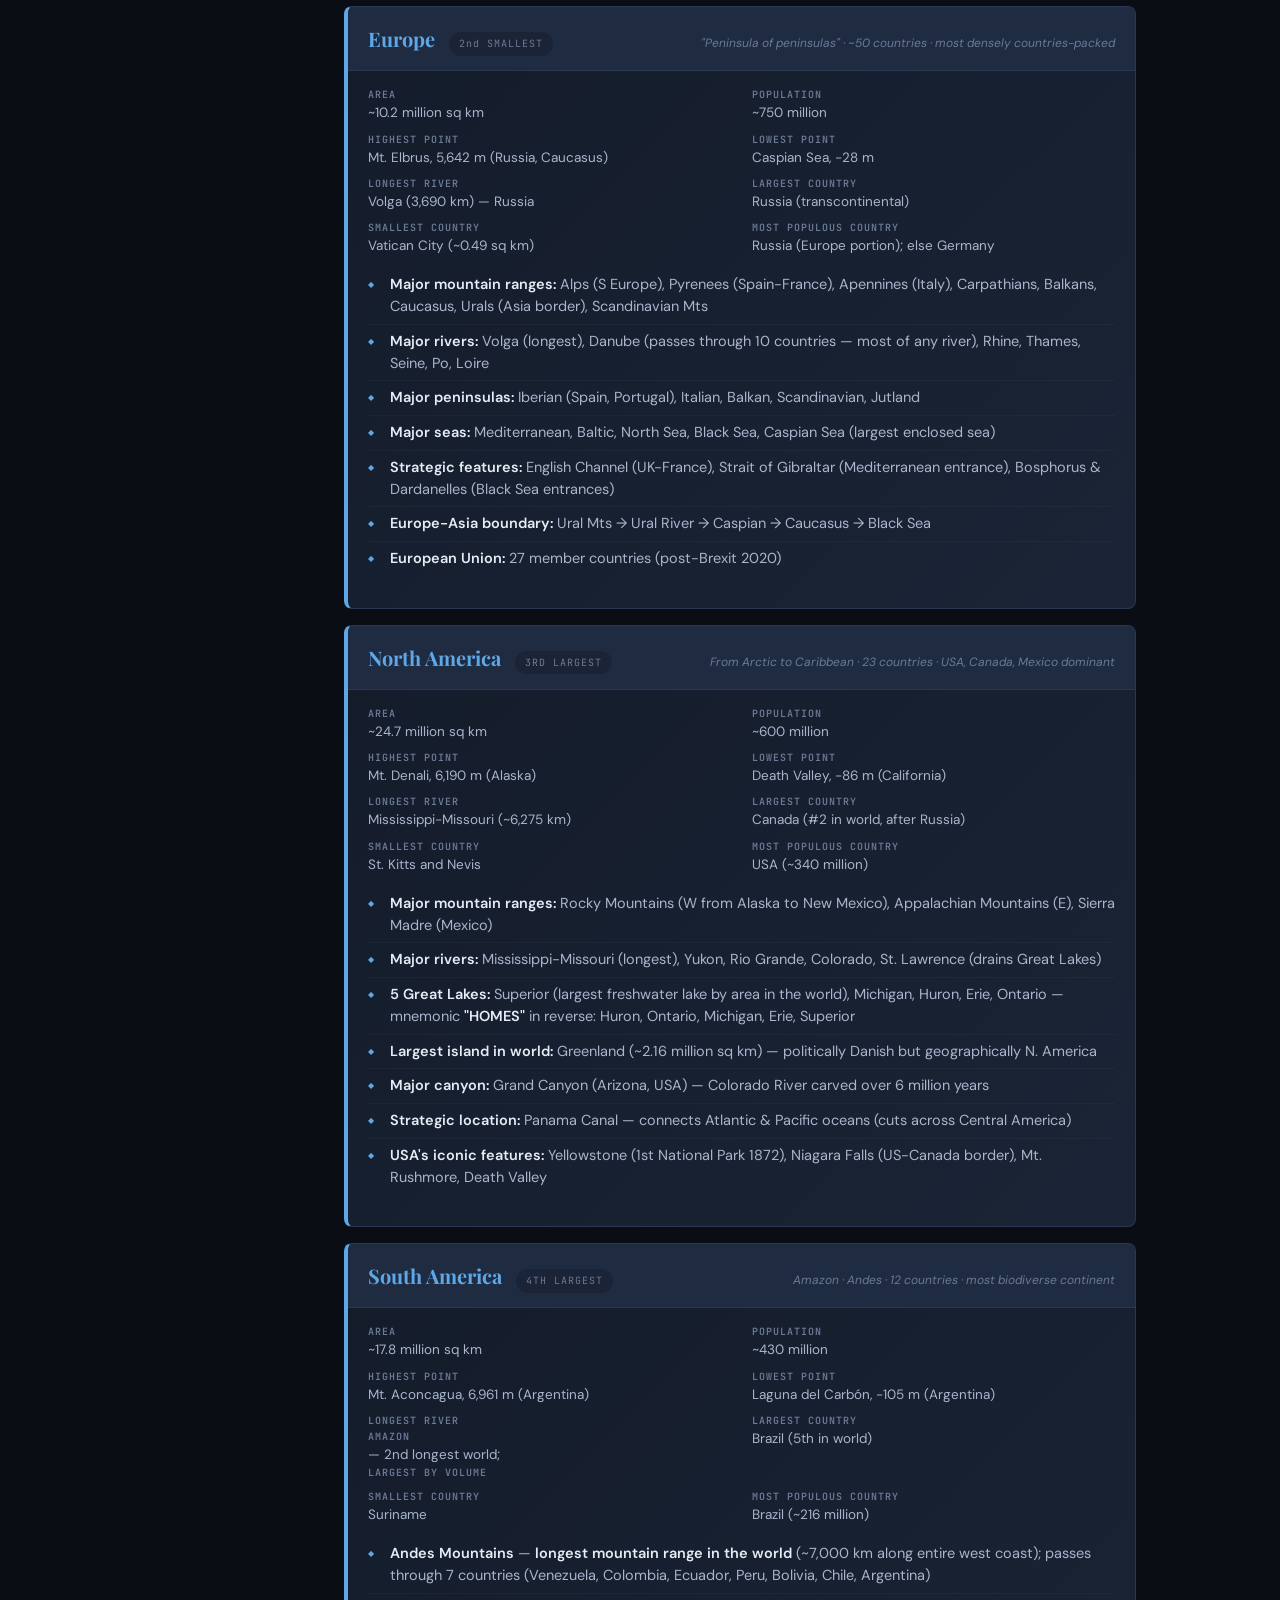
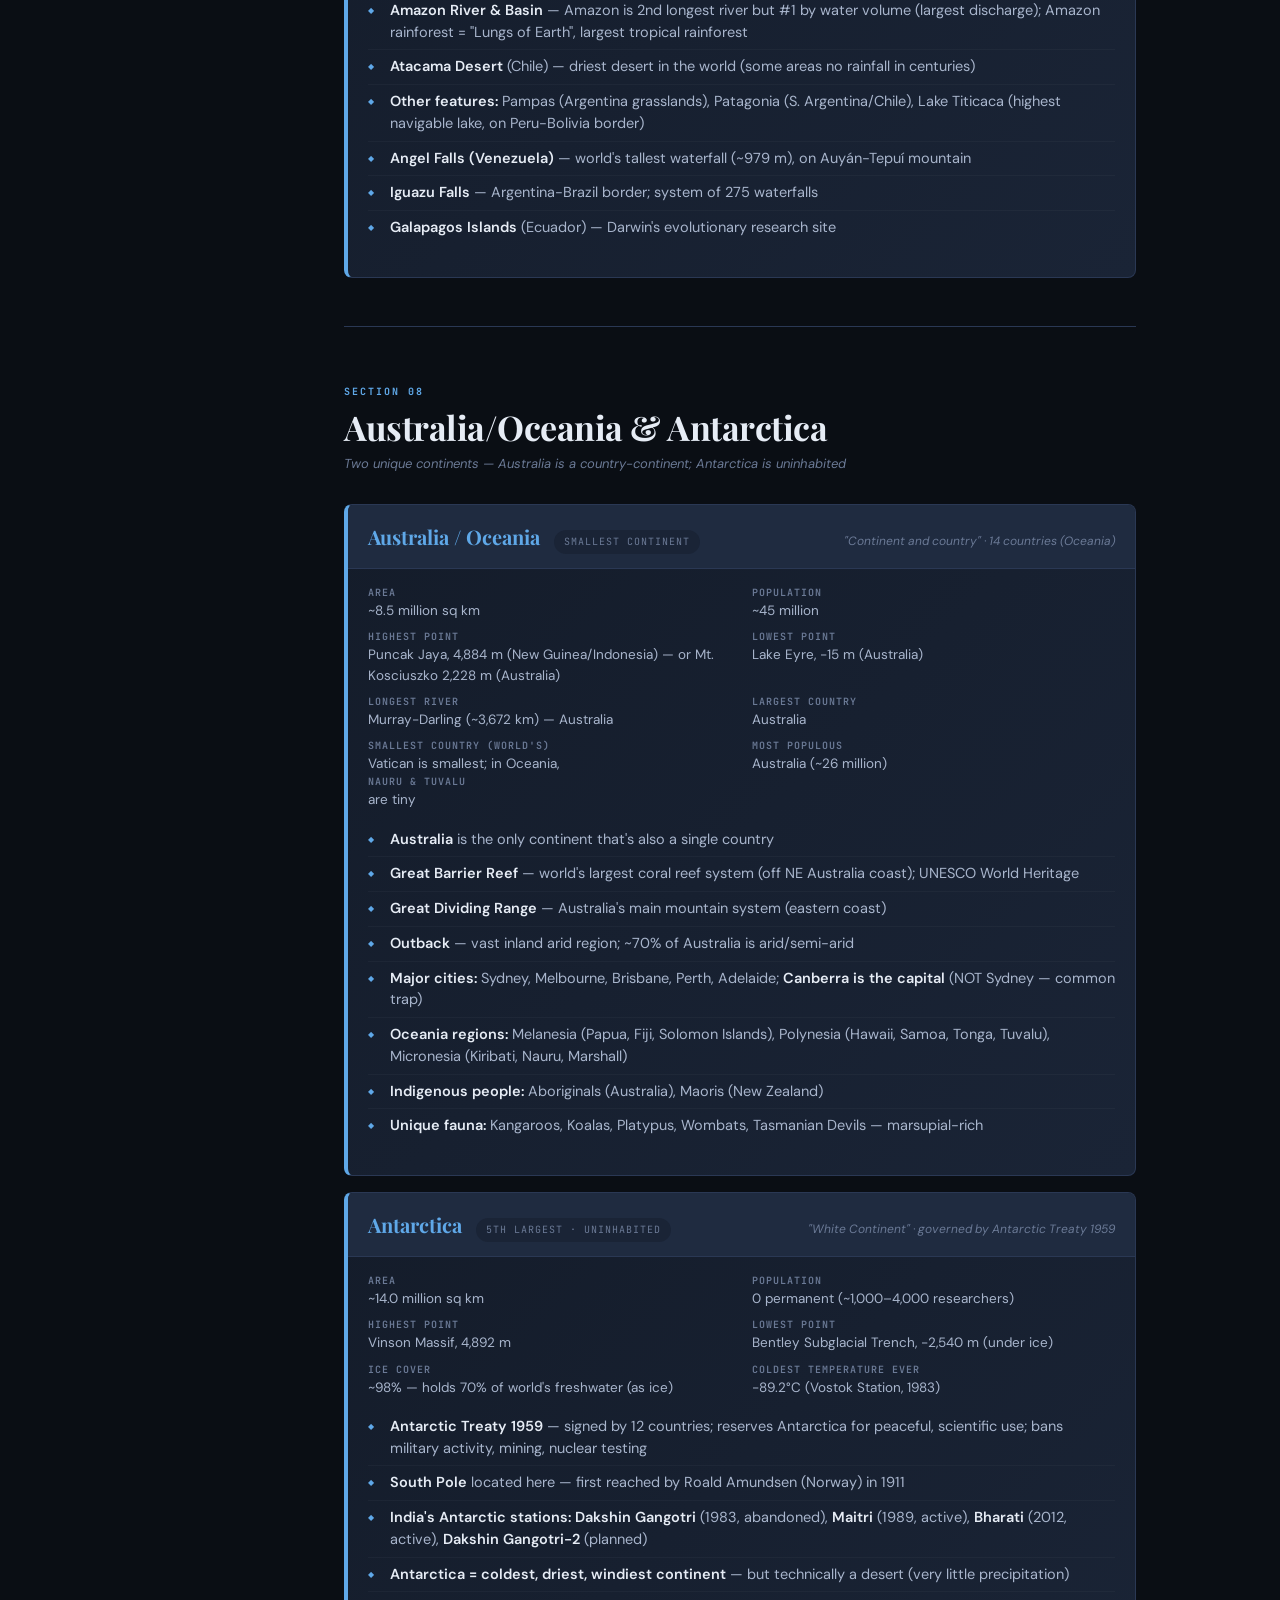
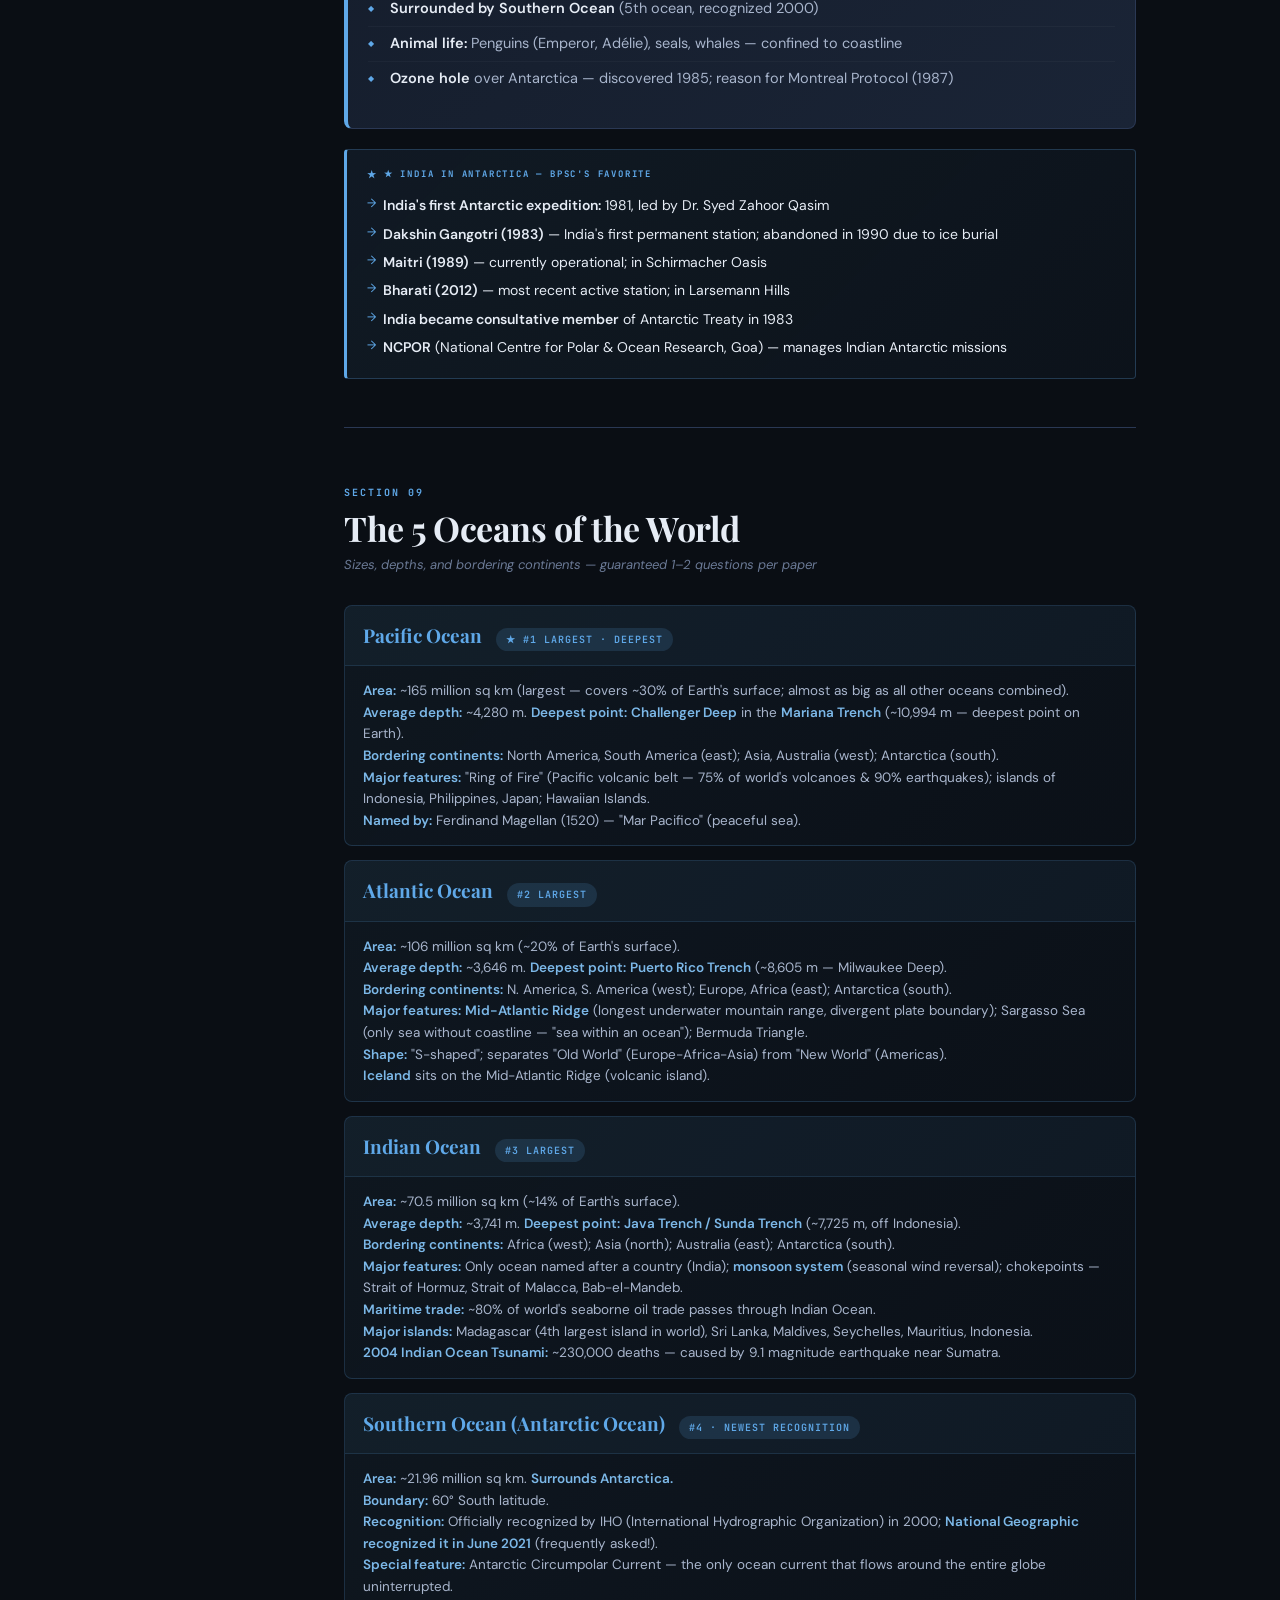
<file: pages/geography/world/core-1.html>
<!DOCTYPE html>
<html lang="en">
<head>
<meta charset="UTF-8">
<meta name="viewport" content="width=device-width, initial-scale=1.0">
<title>International Geography — Part 1 | BPSC Prelims Master Guide</title>
<link href="https://fonts.googleapis.com/css2?family=Playfair+Display:ital,wght@0,400;0,600;0,700;0,900;1,400;1,700&family=Source+Serif+4:ital,opsz,wght@0,8..60,300;0,8..60,400;0,8..60,600;1,8..60,300;1,8..60,400&family=JetBrains+Mono:wght@400;500;700&family=DM+Sans:wght@300;400;500;600&display=swap" rel="stylesheet">
<style>
:root{--bg:#0a0e14;--bg2:#0f1520;--bg3:#141c2a;--bg4:#1a2436;--surface:#1f2b40;--border:#2a3854;--text:#e6ecf5;--text2:#a8b5cc;--text3:#6b7a96;--gold:#5fa8e8;--gold2:#7cb8e8;--amber:#e8a868;--red:#e87878;--green:#7ed598;--blue:#5fa8e8;--teal:#5fc8c8;--purple:#a890e8;--sidebar-w:280px}
*{margin:0;padding:0;box-sizing:border-box}
body{background:var(--bg);color:var(--text);font-family:'Source Serif 4',Georgia,serif;font-size:16px;line-height:1.75;display:flex;min-height:100vh}
.sidebar{width:var(--sidebar-w);min-width:var(--sidebar-w);background:var(--bg2);border-right:1px solid var(--border);position:fixed;top:0;left:0;bottom:0;overflow-y:auto;z-index:100;display:flex;flex-direction:column}
.sidebar::-webkit-scrollbar{width:4px}.sidebar::-webkit-scrollbar-track{background:var(--bg2)}.sidebar::-webkit-scrollbar-thumb{background:var(--border);border-radius:2px}
.sidebar-header{padding:24px 20px 20px;border-bottom:1px solid var(--border);background:var(--bg2);position:sticky;top:0;z-index:10}
.sidebar-part-badge{font-family:'JetBrains Mono',monospace;font-size:10px;font-weight:700;letter-spacing:.15em;color:var(--gold);text-transform:uppercase;margin-bottom:8px;display:block}
.sidebar-title{font-family:'Playfair Display',serif;font-size:15px;font-weight:700;color:var(--text);line-height:1.3}
.sidebar-sub{font-family:'DM Sans',sans-serif;font-size:11px;color:var(--text3);margin-top:4px}
.nav-section{padding:6px 0}
.nav-section-label{font-family:'JetBrains Mono',monospace;font-size:9px;font-weight:700;letter-spacing:.2em;color:var(--text3);text-transform:uppercase;padding:12px 20px 4px}
.nav-item{display:block;padding:7px 20px;font-family:'DM Sans',sans-serif;font-size:13px;color:var(--text2);text-decoration:none;border-left:2px solid transparent;transition:all .15s ease;cursor:pointer;line-height:1.4}
.nav-item:hover{color:var(--gold);background:rgba(95,168,232,.05);border-left-color:rgba(95,168,232,.3)}
.nav-item.active{color:var(--gold);background:rgba(95,168,232,.08);border-left-color:var(--gold);font-weight:500}
.nav-item .nav-num{font-family:'JetBrains Mono',monospace;font-size:10px;color:var(--text3);margin-right:8px}
.sidebar-footer{margin-top:auto;padding:16px 20px;border-top:1px solid var(--border);font-family:'DM Sans',sans-serif;font-size:11px;color:var(--text3);line-height:1.6}
.main{margin-left:var(--sidebar-w);flex:1;min-width:0}
.hero{background:linear-gradient(135deg,var(--bg2),var(--bg3));border-bottom:1px solid var(--border);padding:60px 64px 48px;position:relative;overflow:hidden}
.hero::before{content:'WORLD';position:absolute;right:-30px;top:-30px;font-family:'Playfair Display',serif;font-size:160px;font-weight:900;color:rgba(95,168,232,.05);letter-spacing:-6px;pointer-events:none;line-height:1}
.hero-eyebrow{font-family:'JetBrains Mono',monospace;font-size:11px;font-weight:700;letter-spacing:.2em;color:var(--gold);text-transform:uppercase;margin-bottom:16px;display:flex;align-items:center;gap:10px}
.hero-eyebrow::after{content:'';display:block;width:40px;height:1px;background:var(--gold);opacity:.5}
.hero-title{font-family:'Playfair Display',serif;font-size:52px;font-weight:900;line-height:1.05;color:var(--text);margin-bottom:8px;letter-spacing:-1px}
.hero-title span{color:var(--gold);font-style:italic}
.hero-subtitle{font-family:'Source Serif 4',serif;font-size:18px;color:var(--text2);margin-top:12px;font-style:italic;font-weight:300}
.hero-stats{display:flex;gap:32px;margin-top:32px;padding-top:28px;border-top:1px solid var(--border);flex-wrap:wrap}
.hero-stat{display:flex;flex-direction:column;gap:4px}
.hero-stat-num{font-family:'Playfair Display',serif;font-size:28px;font-weight:700;color:var(--gold);line-height:1}
.hero-stat-label{font-family:'DM Sans',sans-serif;font-size:12px;color:var(--text3);text-transform:uppercase;letter-spacing:.08em}
.content{padding:0 64px 80px;max-width:920px}
.section{padding-top:56px;border-top:1px solid var(--border);margin-top:48px}
.section:first-child{border-top:none;margin-top:0;padding-top:48px}
.section-number{font-family:'JetBrains Mono',monospace;font-size:10px;font-weight:700;color:var(--gold);letter-spacing:.2em;text-transform:uppercase;margin-bottom:8px;display:block}
.section-title{font-family:'Playfair Display',serif;font-size:34px;font-weight:700;color:var(--text);line-height:1.15;margin-bottom:6px;letter-spacing:-.5px}
.section-desc{font-family:'DM Sans',sans-serif;font-size:13px;color:var(--text3);margin-bottom:28px;font-style:italic}
.subsection{margin-top:36px}
.subsection-title{font-family:'Playfair Display',serif;font-size:21px;font-weight:600;color:var(--text);margin-bottom:14px;padding-bottom:8px;border-bottom:1px solid var(--border);display:flex;align-items:center;gap:12px}
.subsection-title .bullet{width:6px;height:6px;background:var(--gold);border-radius:50%;flex-shrink:0}
.exam-box{background:linear-gradient(135deg,rgba(95,168,232,.08),rgba(95,168,232,.03));border:1px solid rgba(95,168,232,.25);border-left:3px solid var(--gold);border-radius:4px;padding:16px 20px;margin:20px 0}
.exam-box-label{font-family:'JetBrains Mono',monospace;font-size:9px;font-weight:700;color:var(--gold);letter-spacing:.2em;text-transform:uppercase;margin-bottom:8px;display:flex;align-items:center;gap:6px}
.exam-box-label::before{content:'★';font-size:10px}
.exam-box p,.exam-box li{font-family:'DM Sans',sans-serif;font-size:14px;color:var(--text);line-height:1.6}
.exam-box ul{list-style:none;padding:0}
.exam-box li{padding:3px 0 3px 16px;position:relative}
.exam-box li::before{content:'→';position:absolute;left:0;color:var(--gold);font-size:12px}
.warn-box{background:rgba(232,120,120,.07);border:1px solid rgba(232,120,120,.2);border-left:3px solid var(--red);border-radius:4px;padding:14px 18px;margin:16px 0}
.warn-box-label{font-family:'JetBrains Mono',monospace;font-size:9px;font-weight:700;color:var(--red);letter-spacing:.2em;text-transform:uppercase;margin-bottom:6px}
.warn-box p{font-family:'DM Sans',sans-serif;font-size:13.5px;color:#e8a8a8;line-height:1.55}
.fact-table{width:100%;border-collapse:collapse;margin:20px 0;font-family:'DM Sans',sans-serif}
.fact-table th{background:var(--bg3);color:var(--gold);font-size:11px;font-weight:600;letter-spacing:.1em;text-transform:uppercase;padding:10px 16px;text-align:left;border:1px solid var(--border);font-family:'JetBrains Mono',monospace}
.fact-table td{padding:10px 16px;font-size:13.5px;color:var(--text);border:1px solid var(--border);line-height:1.5;vertical-align:top}
.fact-table tr:nth-child(even) td{background:rgba(255,255,255,.02)}
.fact-table tr:hover td{background:rgba(95,168,232,.04)}
.fact-table td.key{color:var(--gold2);font-weight:600;font-size:13px;white-space:nowrap}
.fact-table td.hl{color:var(--gold);font-family:'JetBrains Mono',monospace;font-size:13px;font-weight:700}
.bpsc-q{background:var(--bg4);border:1px solid var(--border);border-radius:4px;padding:14px 18px;margin:12px 0}
.bpsc-q-label{font-family:'JetBrains Mono',monospace;font-size:9px;color:var(--amber);letter-spacing:.15em;text-transform:uppercase;margin-bottom:6px}
.bpsc-q-text{font-family:'Source Serif 4',serif;font-size:14px;color:var(--text);font-style:italic;line-height:1.55;margin-bottom:6px}
.bpsc-q-ans{font-family:'DM Sans',sans-serif;font-size:13px;color:var(--green)}
.bpsc-q-ans::before{content:'✓ '}
p{margin-bottom:14px;color:var(--text2);font-size:15.5px;line-height:1.8}
strong{color:var(--text);font-weight:600}
em{color:var(--gold2);font-style:normal;font-weight:600}
ul.cl{list-style:none;padding:0;margin:10px 0 16px}
ul.cl li{padding:6px 0 6px 22px;position:relative;font-family:'DM Sans',sans-serif;font-size:14.5px;color:var(--text2);line-height:1.5;border-bottom:1px solid rgba(255,255,255,.03)}
ul.cl li:last-child{border-bottom:none}
ul.cl li::before{content:'◆';position:absolute;left:0;color:var(--gold);font-size:8px;top:10px}
ul.cl li strong{color:var(--text)}
.divider{height:1px;background:var(--border);margin:28px 0}
.grid-2{display:grid;grid-template-columns:1fr 1fr;gap:14px;margin:16px 0}
.grid-3{display:grid;grid-template-columns:1fr 1fr 1fr;gap:14px;margin:16px 0}
.grid-card{background:var(--bg3);border:1px solid var(--border);border-radius:6px;padding:16px}
.grid-card-title{font-family:'DM Sans',sans-serif;font-size:12px;font-weight:600;color:var(--gold);text-transform:uppercase;letter-spacing:.08em;margin-bottom:10px}
.grid-card ul{list-style:none;padding:0}
.grid-card li{font-family:'DM Sans',sans-serif;font-size:13px;color:var(--text2);padding:4px 0;border-bottom:1px solid rgba(255,255,255,.03);line-height:1.4}
.grid-card li:last-child{border-bottom:none}
.grid-card li strong{color:var(--text)}
.memo{background:var(--bg4);border-radius:4px;padding:12px 16px;margin:10px 0;font-family:'JetBrains Mono',monospace;font-size:12.5px;color:var(--teal);line-height:1.7;border-left:2px solid var(--teal)}
.memo strong{color:var(--gold)}
.progress-bar{position:fixed;top:0;left:var(--sidebar-w);right:0;height:2px;background:rgba(95,168,232,.15);z-index:200}
.progress-fill{height:100%;background:var(--gold);width:0%;transition:width .1s linear}
.pull-quote{border-left:3px solid var(--gold);padding:12px 20px;margin:24px 0;background:rgba(95,168,232,.04);border-radius:0 4px 4px 0}
.pull-quote p{font-family:'Playfair Display',serif;font-size:17px;font-style:italic;color:var(--text);line-height:1.6;margin:0}

/* CONTINENT CARD */
.continent-card{background:linear-gradient(135deg,var(--bg3),var(--bg4));border:1px solid var(--border);border-radius:8px;margin:16px 0;overflow:hidden;border-left:4px solid var(--gold)}
.continent-header{padding:14px 20px;background:var(--surface);display:flex;align-items:baseline;gap:14px;flex-wrap:wrap;border-bottom:1px solid var(--border)}
.continent-name{font-family:'Playfair Display',serif;font-size:20px;font-weight:700;color:var(--gold)}
.continent-rank{font-family:'JetBrains Mono',monospace;font-size:10px;color:var(--text3);background:var(--bg4);padding:3px 10px;border-radius:20px;letter-spacing:.1em}
.continent-tagline{font-family:'DM Sans',sans-serif;font-size:12px;color:var(--text3);font-style:italic;margin-left:auto}
.continent-body{padding:16px 20px}
.continent-facts{display:grid;grid-template-columns:1fr 1fr;gap:8px 20px;font-family:'DM Sans',sans-serif;font-size:13.5px;color:var(--text2);line-height:1.5;margin-bottom:12px}
.continent-facts strong{color:var(--text3);font-family:'JetBrains Mono',monospace;font-size:10px;text-transform:uppercase;letter-spacing:.1em;display:block;margin-bottom:1px}
.continent-facts span strong + span,
.continent-facts span:not(:has(strong)){color:var(--text)}

/* OCEAN CARD */
.ocean-card{background:linear-gradient(135deg,rgba(95,168,232,.06),rgba(95,168,232,.02));border:1px solid rgba(95,168,232,.2);border-radius:8px;margin:14px 0;overflow:hidden}
.ocean-header{padding:13px 18px;background:rgba(95,168,232,.05);display:flex;align-items:baseline;gap:14px;flex-wrap:wrap;border-bottom:1px solid rgba(95,168,232,.15)}
.ocean-name{font-family:'Playfair Display',serif;font-size:19px;font-weight:700;color:var(--gold)}
.ocean-rank{font-family:'JetBrains Mono',monospace;font-size:10px;color:var(--blue);background:rgba(95,168,232,.15);padding:3px 10px;border-radius:20px;letter-spacing:.1em;font-weight:600}
.ocean-body{padding:14px 18px;font-family:'DM Sans',sans-serif;font-size:13.5px;color:var(--text2);line-height:1.6}
.ocean-body strong{color:var(--gold2)}

/* RECORD ROW */
.record{display:grid;grid-template-columns:auto 1fr;gap:14px;align-items:center;background:var(--bg3);border:1px solid var(--border);border-radius:6px;padding:11px 16px;margin:6px 0;border-left:3px solid var(--gold)}
.record-num{font-family:'Playfair Display',serif;font-size:18px;font-weight:700;color:var(--gold);min-width:36px}
.record-text{font-family:'DM Sans',sans-serif;font-size:13.5px;color:var(--text);line-height:1.5}
.record-text strong{color:var(--gold2)}
.record-text small{display:block;font-size:11px;color:var(--text3);margin-top:2px;font-family:'JetBrains Mono',monospace;letter-spacing:.05em}

@media(max-width:900px){.sidebar{display:none}.main{margin-left:0}.hero{padding:32px 24px}.content{padding:0 24px 60px}.grid-2,.grid-3{grid-template-columns:1fr}.hero-stats{gap:20px}.hero-title{font-size:36px}.continent-facts{grid-template-columns:1fr}}
</style>
</head>
<body>
<div class="progress-bar"><div class="progress-fill" id="pf"></div></div>

<nav class="sidebar">
  <div class="sidebar-header">
    <span class="sidebar-part-badge">Part I of III</span>
    <div class="sidebar-title">International Geography</div>
    <div class="sidebar-sub">BPSC Prelims Master Guide</div>
  </div>
  <div class="nav-section">
    <div class="nav-section-label">Earth Foundation</div>
    <a class="nav-item" href="#s1"><span class="nav-num">01</span>Earth — Solar System</a>
    <a class="nav-item" href="#s2"><span class="nav-num">02</span>Earth's Motions &amp; Time</a>
    <a class="nav-item" href="#s3"><span class="nav-num">03</span>Latitudes &amp; Longitudes</a>
    <a class="nav-item" href="#s4"><span class="nav-num">04</span>Earth's Interior</a>
  </div>
  <div class="nav-section">
    <div class="nav-section-label">Continents</div>
    <a class="nav-item" href="#s5"><span class="nav-num">05</span>7 Continents Overview</a>
    <a class="nav-item" href="#s6"><span class="nav-num">06</span>Asia · Africa</a>
    <a class="nav-item" href="#s7"><span class="nav-num">07</span>Europe · Americas</a>
    <a class="nav-item" href="#s8"><span class="nav-num">08</span>Australia · Antarctica</a>
  </div>
  <div class="nav-section">
    <div class="nav-section-label">Oceans &amp; Seas</div>
    <a class="nav-item" href="#s9"><span class="nav-num">09</span>5 Oceans</a>
    <a class="nav-item" href="#s10"><span class="nav-num">10</span>Major Seas</a>
    <a class="nav-item" href="#s11"><span class="nav-num">11</span>Gulfs &amp; Bays</a>
  </div>
  <div class="nav-section">
    <div class="nav-section-label">Mountains &amp; Rivers</div>
    <a class="nav-item" href="#s12"><span class="nav-num">12</span>Major Mountain Ranges</a>
    <a class="nav-item" href="#s13"><span class="nav-num">13</span>Highest Peaks</a>
    <a class="nav-item" href="#s14"><span class="nav-num">14</span>Major Rivers of World</a>
    <a class="nav-item" href="#s15"><span class="nav-num">15</span>Major Lakes of World</a>
  </div>
  <div class="nav-section">
    <div class="nav-section-label">Master Records</div>
    <a class="nav-item" href="#s16"><span class="nav-num">16</span>"Largest" Records</a>
    <a class="nav-item" href="#s17"><span class="nav-num">17</span>PYQ Drills</a>
  </div>
  <div class="sidebar-footer">🌍 BPSC asks 4–6 world geography Qs/paper. Master continents, oceans, rivers, peaks, straits — all factual.</div>
</nav>

<main class="main">
<div class="hero">
  <div class="hero-eyebrow">BPSC Prelims 2026 — World Geography Locked</div>
  <h1 class="hero-title">International <span>Geography</span><br>Master Guide</h1>
  <div class="hero-subtitle">Part I · Earth · Continents · Oceans · Mountains · Rivers · Records</div>
  <div class="hero-stats">
    <div class="hero-stat"><div class="hero-stat-num">4–6</div><div class="hero-stat-label">Questions Per Paper</div></div>
    <div class="hero-stat"><div class="hero-stat-num">7</div><div class="hero-stat-label">Continents Covered</div></div>
    <div class="hero-stat"><div class="hero-stat-num">5</div><div class="hero-stat-label">Oceans Mapped</div></div>
    <div class="hero-stat"><div class="hero-stat-num">3</div><div class="hero-stat-label">Guide Parts Total</div></div>
  </div>
</div>

<div class="content">

<!-- ============================== -->
<!-- BPSC PATTERN INTRO -->
<!-- ============================== -->
<section class="section" id="intro" style="border-top:none;padding-top:30px;">
<div class="exam-box">
<div class="exam-box-label">★ How BPSC Tests World Geography (Last 10 Years)</div>
<p style="margin-bottom:8px;">Analysis of 63rd–70th BPSC papers reveals BPSC's world-geography pattern is <strong>different from UPSC</strong>. BPSC asks:</p>
<ul style="margin-top:6px;">
<li><strong>Direct factual questions:</strong> "Which is the largest desert?", "Tropic of Cancer passes through which countries?", "Largest ocean?"</li>
<li><strong>Map-location questions:</strong> "Strait of Hormuz separates which two regions?", "Suez Canal connects which two seas?"</li>
<li><strong>NCERT-aligned content:</strong> Class 6–11 NCERT level — NOT UPSC-level analytical depth</li>
<li><strong>Country-fact questions:</strong> Capitals, currencies, recent name changes (Burma → Myanmar, Ceylon → Sri Lanka)</li>
<li><strong>NO trick questions or multi-statement format</strong> typical of UPSC — BPSC is straightforward</li>
</ul>
</div>
<div class="pull-quote"><p>"BPSC's world geography is simpler than UPSC's — but you must cover all factual ground completely. Skipping a single continent or ocean = 1–2 marks lost. Master every fact in this guide and no question can surprise you."</p></div>
</section>

<!-- ============================== -->
<!-- S1: EARTH IN SOLAR SYSTEM -->
<!-- ============================== -->
<section class="section" id="s1">
<span class="section-number">Section 01</span>
<h2 class="section-title">Earth in the Solar System</h2>
<div class="section-desc">Foundational planetary facts — 1 question per paper guaranteed</div>

<table class="fact-table">
<tr><td class="key">Position from Sun</td><td><strong>3rd planet</strong> (after Mercury, Venus)</td></tr>
<tr><td class="key">Type</td><td>Terrestrial / Inner / Rocky planet (with Mercury, Venus, Mars)</td></tr>
<tr><td class="key">Equatorial diameter</td><td><strong>~12,756 km</strong></td></tr>
<tr><td class="key">Polar diameter</td><td>~12,714 km <span style="color:var(--text3)">(Earth is slightly oblate spheroid — flattened at poles)</span></td></tr>
<tr><td class="key">Equatorial circumference</td><td>~40,075 km</td></tr>
<tr><td class="key">Surface area</td><td>~510 million sq km <span style="color:var(--text3)">(70.8% water, 29.2% land)</span></td></tr>
<tr><td class="key">Distance from Sun</td><td>~149.6 million km <span style="color:var(--text3)">(1 Astronomical Unit, AU)</span></td></tr>
<tr><td class="key">Sun's light reaches Earth in</td><td><strong>~8 minutes 20 seconds</strong></td></tr>
<tr><td class="key">Only natural satellite</td><td><strong>Moon</strong> — distance ~3,84,400 km; Moon's light reaches Earth in ~1.3 seconds</td></tr>
<tr><td class="key">Earth's nicknames</td><td><strong>"Blue Planet"</strong> (water), <strong>"Goldilocks Planet"</strong> (just-right zone for life)</td></tr>
<tr><td class="key">Age of Earth</td><td>~4.54 billion years</td></tr>
<tr><td class="key">Solar System bodies</td><td>1 Sun + 8 planets + 5 dwarf planets + 200+ moons + asteroids/comets</td></tr>
<tr><td class="key">8 planets in order</td><td>Mercury, Venus, Earth, Mars, Jupiter, Saturn, Uranus, Neptune <em>("My Very Educated Mother Just Served Us Noodles")</em></td></tr>
</table>

<div class="exam-box">
<div class="exam-box-label">Planet-Specific Facts BPSC Tests</div>
<ul>
<li><strong>Mercury</strong> — closest to Sun; smallest planet; no atmosphere; no satellites</li>
<li><strong>Venus</strong> — hottest planet; "Earth's twin" (similar size); rotates clockwise (retrograde); "Morning/Evening Star"</li>
<li><strong>Mars</strong> — "Red Planet" (iron oxide); 2 moons (Phobos, Deimos); Mt. Olympus = solar system's tallest mountain</li>
<li><strong>Jupiter</strong> — largest planet; "Failed Star"; Great Red Spot (giant storm); 95+ moons; Ganymede largest moon</li>
<li><strong>Saturn</strong> — most prominent rings; least dense (would float in water); Titan (largest moon) has thick atmosphere</li>
<li><strong>Uranus</strong> — rotates on its side (98° tilt); discovered 1781</li>
<li><strong>Neptune</strong> — farthest from Sun; coldest planet's atmosphere; discovered 1846</li>
<li><strong>Pluto</strong> — reclassified as dwarf planet in 2006 by IAU; now part of Kuiper Belt</li>
</ul>
</div>

<div class="bpsc-q"><div class="bpsc-q-label">PYQ Pattern — BPSC</div><div class="bpsc-q-text">"Which planet is known as the 'morning star' as well as the 'evening star'?"</div><div class="bpsc-q-ans">Venus — visible just before sunrise (morning star) or just after sunset (evening star)</div></div>

<div class="bpsc-q"><div class="bpsc-q-label">PYQ Pattern — BPSC</div><div class="bpsc-q-text">"How many planets does our solar system have, after Pluto's reclassification?"</div><div class="bpsc-q-ans">8 planets — Pluto reclassified as dwarf planet by IAU in 2006</div></div>
</section>

<!-- ============================== -->
<!-- S2: EARTH'S MOTIONS -->
<!-- ============================== -->
<section class="section" id="s2">
<span class="section-number">Section 02</span>
<h2 class="section-title">Earth's Motions, Seasons &amp; Time Concepts</h2>
<div class="section-desc">Rotation, revolution, equinoxes, solstices, time zones — high-frequency in BPSC</div>

<div class="subsection">
<div class="subsection-title"><div class="bullet"></div>Two Motions of Earth</div>
<table class="fact-table">
<tr><th>Motion</th><th>Description</th><th>Duration</th><th>Effect</th></tr>
<tr><td class="key">Rotation</td><td>Earth spins on its axis (West to East)</td><td><strong>23 hr 56 min 4 sec</strong> (sidereal day) — "1 day"</td><td>Day &amp; night, deflection of winds (Coriolis), tides</td></tr>
<tr><td class="key">Revolution</td><td>Earth orbits the Sun (elliptical path)</td><td><strong>365 days 5 hr 48 min 46 sec</strong> = "1 year"</td><td>Seasons, leap year (every 4 years to adjust extra ~6 hours)</td></tr>
</table>
</div>

<div class="subsection">
<div class="subsection-title"><div class="bullet"></div>Equinoxes &amp; Solstices</div>
<table class="fact-table">
<tr><th>Event</th><th>Date</th><th>Sun is overhead at</th><th>Significance</th></tr>
<tr><td class="key">Vernal (Spring) Equinox</td><td><strong>March 21</strong></td><td>Equator</td><td>Day = Night across world; spring in N. Hemisphere</td></tr>
<tr><td class="key">Summer Solstice</td><td><strong>June 21</strong></td><td>Tropic of Cancer (23.5° N)</td><td><strong>Longest day in N. Hemisphere</strong>; shortest in S. Hemisphere</td></tr>
<tr><td class="key">Autumnal Equinox</td><td><strong>September 23</strong></td><td>Equator</td><td>Day = Night again; autumn in N. Hemisphere</td></tr>
<tr><td class="key">Winter Solstice</td><td><strong>December 22</strong></td><td>Tropic of Capricorn (23.5° S)</td><td><strong>Shortest day in N. Hemisphere</strong>; longest in S. Hemisphere</td></tr>
</table>

<div class="memo">
<strong>Memorise dates: 21–23–21–22</strong> → Mar 21, Sept 23 = equinoxes (equal day-night); Jun 21, Dec 22 = solstices (extreme day-night). At equinoxes, Sun is overhead at <strong>Equator</strong>. At June solstice, overhead at <strong>Tropic of Cancer</strong>. At December solstice, overhead at <strong>Tropic of Capricorn</strong>.
</div>
</div>

<div class="subsection">
<div class="subsection-title"><div class="bullet"></div>Aphelion &amp; Perihelion</div>
<table class="fact-table">
<tr><td class="key">Aphelion</td><td><strong>Earth farthest from Sun (~152 million km)</strong> — around <strong>July 4</strong></td></tr>
<tr><td class="key">Perihelion</td><td><strong>Earth nearest to Sun (~147 million km)</strong> — around <strong>January 3</strong></td></tr>
</table>
<div class="warn-box">
<div class="warn-box-label">⚠ Common Trap</div>
<p>Earth is <strong>nearest</strong> to Sun in <strong>January</strong> (during N. Hemisphere winter), and <strong>farthest</strong> in <strong>July</strong> (during N. Hemisphere summer). Seasons are caused by <strong>Earth's axial tilt (23.5°)</strong>, NOT by distance from Sun. Frequently asked as a misconception trap.</p>
</div>
</div>

<div class="subsection">
<div class="subsection-title"><div class="bullet"></div>Time Zones &amp; International Date Line</div>
<table class="fact-table">
<tr><td class="key">Total time zones</td><td><strong>24</strong> — Earth divided every 15° longitude (360° ÷ 24)</td></tr>
<tr><td class="key">Time per longitude</td><td>4 minutes per 1° of longitude (15° × 4 min = 60 min)</td></tr>
<tr><td class="key">Prime Meridian (0°)</td><td><strong>Greenwich, London</strong> — passes through Royal Observatory; reference for GMT/UTC</td></tr>
<tr><td class="key">International Date Line (IDL)</td><td><strong>180° meridian</strong> — runs through Pacific Ocean; bends to avoid land (Russia, Aleutian Islands, Fiji, Kiribati)</td></tr>
<tr><td class="key">Crossing IDL westward (Asia → America)</td><td>Gain 1 day (date moves backward)</td></tr>
<tr><td class="key">Crossing IDL eastward (America → Asia)</td><td>Lose 1 day (date moves forward)</td></tr>
<tr><td class="key">India's Standard Time (IST)</td><td>UTC + 5:30 hours; based on <strong>82.5° E longitude</strong> (passing through Mirzapur, UP)</td></tr>
</table>
</div>

<div class="bpsc-q"><div class="bpsc-q-label">PYQ Pattern — BPSC</div><div class="bpsc-q-text">"On which date does the Sun shine vertically over the Tropic of Cancer?"</div><div class="bpsc-q-ans">June 21 (Summer Solstice) — longest day in Northern Hemisphere</div></div>

<div class="bpsc-q"><div class="bpsc-q-label">PYQ Pattern — BPSC</div><div class="bpsc-q-text">"The Prime Meridian passes through which city?"</div><div class="bpsc-q-ans">Greenwich, London (Royal Observatory) — reference for GMT</div></div>
</section>

<!-- ============================== -->
<!-- S3: LATITUDES & LONGITUDES -->
<!-- ============================== -->
<section class="section" id="s3">
<span class="section-number">Section 03</span>
<h2 class="section-title">Latitudes &amp; Longitudes — Important Lines</h2>
<div class="section-desc">Critical for "passes through which countries" type questions — extremely high BPSC frequency</div>

<div class="subsection">
<div class="subsection-title"><div class="bullet"></div>The 5 Major Latitudes</div>
<table class="fact-table">
<tr><th>Latitude</th><th>Position</th><th>Significance</th></tr>
<tr><td class="key">Equator</td><td><strong>0°</strong></td><td>Divides Earth into N. &amp; S. Hemispheres; longest latitude (~40,075 km); equal day &amp; night year-round</td></tr>
<tr><td class="key">Tropic of Cancer</td><td><strong>23.5° N</strong></td><td>Northern limit of direct sunlight; Sun overhead on June 21</td></tr>
<tr><td class="key">Tropic of Capricorn</td><td><strong>23.5° S</strong></td><td>Southern limit of direct sunlight; Sun overhead on December 22</td></tr>
<tr><td class="key">Arctic Circle</td><td><strong>66.5° N</strong></td><td>Region of midnight sun (continuous daylight in summer); polar night in winter</td></tr>
<tr><td class="key">Antarctic Circle</td><td><strong>66.5° S</strong></td><td>Same as Arctic Circle but in S. Hemisphere</td></tr>
</table>
</div>

<div class="subsection">
<div class="subsection-title"><div class="bullet"></div>Tropic of Cancer — Countries It Passes Through</div>
<p>The Tropic of Cancer (23.5° N) passes through <strong>17 countries</strong>. Memorise these by region — VERY frequently asked.</p>
<div class="grid-3">
<div class="grid-card">
<div class="grid-card-title">Americas</div>
<ul>
<li>Bahamas</li>
<li>Mexico</li>
</ul>
</div>
<div class="grid-card">
<div class="grid-card-title">Africa</div>
<ul>
<li>Western Sahara</li>
<li>Mauritania</li>
<li>Mali</li>
<li>Algeria</li>
<li>Niger</li>
<li>Libya</li>
<li>Chad</li>
<li>Egypt</li>
</ul>
</div>
<div class="grid-card">
<div class="grid-card-title">Asia</div>
<ul>
<li>Saudi Arabia</li>
<li>UAE</li>
<li>Oman</li>
<li><strong>India</strong></li>
<li>Bangladesh</li>
<li>Myanmar</li>
<li>China (south)</li>
<li>Taiwan</li>
</ul>
</div>
</div>

<div class="exam-box">
<div class="exam-box-label">★ Tropic of Cancer in India</div>
<ul>
<li>Passes through <strong>8 Indian states</strong>: Gujarat, Rajasthan, Madhya Pradesh, Chhattisgarh, Jharkhand, West Bengal, Tripura, Mizoram</li>
<li><strong>Mnemonic:</strong> "GuRaMP-CJWT-Mi" or remember as the central belt of India</li>
<li>In Bihar, the Tropic of Cancer passes through <strong>Gaya and Bhagalpur</strong> districts (Part 1 reference)</li>
<li><strong>Note:</strong> It does NOT pass through Bihar's full state — only southern districts. UP, Maharashtra, Punjab, Haryana, Bihar (most) are NORTH of Tropic of Cancer.</li>
</ul>
</div>
</div>

<div class="subsection">
<div class="subsection-title"><div class="bullet"></div>Equator — Countries It Passes Through</div>
<p>The Equator passes through <strong>13 countries</strong>:</p>
<ul class="cl">
<li><strong>South America (3):</strong> Ecuador, Colombia, Brazil</li>
<li><strong>Africa (7):</strong> São Tomé and Príncipe, Gabon, Republic of Congo, Democratic Republic of Congo, Uganda, Kenya, Somalia</li>
<li><strong>Asia/Maritime (3):</strong> Indonesia, Maldives (just south), Kiribati</li>
</ul>
<div class="memo">
<strong>Mnemonic:</strong> Ecuador is named after the Equator! — Ecuador, Brazil, Colombia in S. America. Then through Africa's center (Congo, Uganda, Kenya), then to Indonesia.<br>
<strong>BPSC favorite:</strong> "Equator passes through Lake Victoria" — TRUE (in Africa, between Uganda-Kenya-Tanzania).
</div>
</div>

<div class="subsection">
<div class="subsection-title"><div class="bullet"></div>Tropic of Capricorn — Countries It Passes Through</div>
<p>The Tropic of Capricorn passes through <strong>10 countries</strong> (mostly Southern Hemisphere):</p>
<ul class="cl">
<li><strong>South America (4):</strong> Chile, Argentina, Paraguay, Brazil</li>
<li><strong>Africa (5):</strong> Namibia, Botswana, South Africa (just south), Mozambique, Madagascar</li>
<li><strong>Australia (1):</strong> Australia</li>
</ul>
</div>

<div class="bpsc-q"><div class="bpsc-q-label">PYQ Pattern — BPSC Frequent</div><div class="bpsc-q-text">"Through how many Indian states does the Tropic of Cancer pass?"</div><div class="bpsc-q-ans">8 states — Gujarat, Rajasthan, Madhya Pradesh, Chhattisgarh, Jharkhand, West Bengal, Tripura, Mizoram</div></div>

<div class="bpsc-q"><div class="bpsc-q-label">PYQ Pattern — BPSC</div><div class="bpsc-q-text">"The Equator passes through which African lake?"</div><div class="bpsc-q-ans">Lake Victoria — at the borders of Uganda, Kenya, Tanzania</div></div>
</section>

<!-- ============================== -->
<!-- S4: EARTH'S INTERIOR -->
<!-- ============================== -->
<section class="section" id="s4">
<span class="section-number">Section 04</span>
<h2 class="section-title">Earth's Interior Structure</h2>
<div class="section-desc">Crust, mantle, core — basic earth science from NCERT; 1 question per paper</div>

<table class="fact-table">
<tr><th>Layer</th><th>Depth</th><th>Composition / State</th><th>Density</th></tr>
<tr><td class="key">Crust</td><td>0–35 km (continental); 5–10 km (oceanic)</td><td>Solid; <strong>Continental crust = SiAl</strong> (Silica + Aluminium); <strong>Oceanic crust = SiMa</strong> (Silica + Magnesium)</td><td>2.7–3.0 g/cm³</td></tr>
<tr><td class="key">Mantle</td><td>35 km – 2,900 km</td><td>Solid (upper) → Plastic (asthenosphere, ~100–200 km) → Solid (lower); composed of silicates rich in iron &amp; magnesium</td><td>3.4–5.6 g/cm³</td></tr>
<tr><td class="key">Outer Core</td><td>2,900 – 5,150 km</td><td><strong>Liquid</strong>; mostly Iron + Nickel (Nife); generates Earth's magnetic field</td><td>9.9–12.2 g/cm³</td></tr>
<tr><td class="key">Inner Core</td><td>5,150 – 6,371 km (center)</td><td><strong>Solid</strong> due to immense pressure; Iron + Nickel; temperature ~5,500°C</td><td>12.6–13.0 g/cm³</td></tr>
</table>

<div class="exam-box">
<div class="exam-box-label">Key Discontinuities (Boundaries)</div>
<ul>
<li><strong>Mohorovičić Discontinuity (Moho)</strong> — between Crust and Mantle</li>
<li><strong>Gutenberg Discontinuity</strong> — between Mantle and Outer Core (~2,900 km)</li>
<li><strong>Lehmann Discontinuity</strong> — between Outer Core and Inner Core (~5,150 km)</li>
<li><strong>Conrad Discontinuity</strong> — within continental crust (between SiAl and SiMa layers)</li>
<li><strong>Repetti Discontinuity</strong> — between upper and lower mantle</li>
</ul>
</div>

<div class="subsection">
<div class="subsection-title"><div class="bullet"></div>Plate Tectonics — Foundation</div>
<p>Earth's <strong>lithosphere</strong> (crust + uppermost mantle) is broken into ~7 major plates and several minor plates that move slowly over the asthenosphere.</p>
<div class="grid-2">
<div class="grid-card">
<div class="grid-card-title">7 Major Tectonic Plates</div>
<ul>
<li>Pacific Plate (largest)</li>
<li>African Plate</li>
<li>Eurasian Plate</li>
<li>North American Plate</li>
<li>South American Plate</li>
<li>Indo-Australian Plate</li>
<li>Antarctic Plate</li>
</ul>
</div>
<div class="grid-card">
<div class="grid-card-title">Plate Boundary Types</div>
<ul>
<li><strong>Convergent:</strong> plates collide → Himalayas, Andes, ocean trenches</li>
<li><strong>Divergent:</strong> plates separate → Mid-Atlantic Ridge, East African Rift</li>
<li><strong>Transform:</strong> plates slide past → San Andreas Fault (California)</li>
</ul>
</div>
</div>
</div>

<div class="bpsc-q"><div class="bpsc-q-label">PYQ Pattern — BPSC</div><div class="bpsc-q-text">"The boundary between the Earth's crust and mantle is known as?"</div><div class="bpsc-q-ans">Mohorovičić Discontinuity (Moho)</div></div>
</section>

<!-- ============================== -->
<!-- S5: 7 CONTINENTS -->
<!-- ============================== -->
<section class="section" id="s5">
<span class="section-number">Section 05</span>
<h2 class="section-title">The 7 Continents — Overview</h2>
<div class="section-desc">Memorise sizes, populations, and "extreme" facts for each — single highest-yield section</div>

<table class="fact-table">
<tr><th>Continent</th><th>Area Rank</th><th>Population Rank</th><th>Area (sq km)</th><th>Notable</th></tr>
<tr><td class="key">Asia</td><td class="hl">#1</td><td class="hl">#1</td><td>~44.6 million</td><td>Largest continent; ~30% land; ~60% world population</td></tr>
<tr><td class="key">Africa</td><td>#2</td><td>#2</td><td>~30.4 million</td><td>2nd largest; "Cradle of Humanity"; 54 countries</td></tr>
<tr><td class="key">North America</td><td>#3</td><td>#4</td><td>~24.7 million</td><td>23 countries; includes Greenland (largest island)</td></tr>
<tr><td class="key">South America</td><td>#4</td><td>#5</td><td>~17.8 million</td><td>12 countries; Amazon rainforest; Andes mountains</td></tr>
<tr><td class="key">Antarctica</td><td>#5</td><td class="hl">#7 (uninhabited permanently)</td><td>~14.0 million</td><td>Coldest, driest, windiest; covered in ice; no countries</td></tr>
<tr><td class="key">Europe</td><td>#6</td><td>#3</td><td>~10.2 million</td><td>~50 countries; densely populated</td></tr>
<tr><td class="key">Australia/Oceania</td><td class="hl">#7 (smallest)</td><td>#6</td><td>~8.5 million</td><td>Smallest continent; only continent that's also a country</td></tr>
</table>

<div class="exam-box">
<div class="exam-box-label">★ Quick "Asia is #1 in Everything" Drill</div>
<ul>
<li><strong>Largest continent</strong> by area &amp; population: Asia</li>
<li><strong>Smallest continent</strong> by area: Australia/Oceania</li>
<li><strong>Highest population density:</strong> Asia</li>
<li><strong>Smallest population:</strong> Antarctica (no permanent residents — only research station personnel)</li>
<li><strong>Most countries:</strong> Africa (54)</li>
<li><strong>Continent with no countries:</strong> Antarctica (governed by Antarctic Treaty 1959)</li>
<li><strong>Continent that's a country:</strong> Australia (only one)</li>
<li><strong>Crossing 4 hemispheres:</strong> Africa (only continent in all 4 — N, S, E, W of equator and prime meridian)</li>
</ul>
</div>

<div class="subsection">
<div class="subsection-title"><div class="bullet"></div>Continent Highest/Lowest Points</div>
<table class="fact-table">
<tr><th>Continent</th><th>Highest Point</th><th>Lowest Point</th></tr>
<tr><td class="key">Asia</td><td><strong>Mt. Everest</strong> (8,849 m) — Nepal/Tibet</td><td><strong>Dead Sea</strong> (-430 m) — Israel/Jordan</td></tr>
<tr><td class="key">South America</td><td><strong>Mt. Aconcagua</strong> (6,961 m) — Argentina (Andes)</td><td><strong>Laguna del Carbón</strong> (-105 m) — Argentina</td></tr>
<tr><td class="key">North America</td><td><strong>Mt. Denali</strong> (6,190 m) — Alaska, USA</td><td><strong>Death Valley</strong> (-86 m) — California, USA</td></tr>
<tr><td class="key">Africa</td><td><strong>Mt. Kilimanjaro</strong> (5,895 m) — Tanzania</td><td><strong>Lake Assal</strong> (-155 m) — Djibouti</td></tr>
<tr><td class="key">Europe</td><td><strong>Mt. Elbrus</strong> (5,642 m) — Russia (Caucasus)</td><td><strong>Caspian Sea</strong> (-28 m) — Russia/Kazakhstan</td></tr>
<tr><td class="key">Antarctica</td><td><strong>Vinson Massif</strong> (4,892 m)</td><td><strong>Bentley Subglacial Trench</strong> (-2,540 m, sub-ice)</td></tr>
<tr><td class="key">Australia/Oceania</td><td><strong>Mt. Kosciuszko</strong> (2,228 m) — Australia (or Puncak Jaya 4,884 m if including Oceania)</td><td><strong>Lake Eyre</strong> (-15 m) — Australia</td></tr>
</table>

<div class="memo">
<strong>The "Seven Summits" challenge</strong> (climbing highest peak of each continent) — Everest, Aconcagua, Denali, Kilimanjaro, Elbrus, Vinson, Kosciuszko/Puncak Jaya. Frequently asked individually in BPSC.
</div>
</div>
</section>

<!-- ============================== -->
<!-- S6: ASIA & AFRICA -->
<!-- ============================== -->
<section class="section" id="s6">
<span class="section-number">Section 06</span>
<h2 class="section-title">Asia &amp; Africa — Detailed</h2>
<div class="section-desc">Two largest continents; most BPSC questions on these</div>

<div class="continent-card">
<div class="continent-header">
<span class="continent-name">Asia</span>
<span class="continent-rank">LARGEST CONTINENT</span>
<span class="continent-tagline">~30% of land · 60% of world population · 49 countries</span>
</div>
<div class="continent-body">
<div class="continent-facts">
<span><strong>Area</strong>~44.6 million sq km</span>
<span><strong>Population</strong>~4.7 billion (60% of world)</span>
<span><strong>Highest point</strong>Mt. Everest, 8,849 m</span>
<span><strong>Lowest point</strong>Dead Sea, -430 m</span>
<span><strong>Longest river</strong>Yangtze (China), 6,300 km</span>
<span><strong>Largest country</strong>Russia (transcontinental — partly Europe)</span>
<span><strong>Smallest country</strong>Maldives</span>
<span><strong>Most populous country</strong>India (1.42+ billion, since 2023)</span>
</div>
<ul class="cl">
<li><strong>Major regions:</strong> South Asia (India, Pak, BD), East Asia (China, Japan, Koreas), Southeast Asia (ASEAN), Central Asia (Stans), West Asia/Middle East, Russia (transcontinental)</li>
<li><strong>Major mountain ranges:</strong> Himalayas, Hindu Kush, Karakoram, Tien Shan, Altai, Caucasus, Zagros, Ural (Asia-Europe boundary)</li>
<li><strong>Major rivers:</strong> Yangtze, Yellow (Huang He), Mekong, Brahmaputra, Indus, Ganges, Tigris, Euphrates, Ob, Yenisei, Lena</li>
<li><strong>Major deserts:</strong> Gobi (Mongolia/China), Thar (India/Pakistan), Kara Kum (Turkmenistan), Kyzyl Kum (Uzbekistan), Arabian Desert</li>
<li><strong>Asia is on:</strong> 4 oceans — Pacific (east), Indian (south), Arctic (north), Atlantic (west via Mediterranean)</li>
<li><strong>Asia-Europe boundary:</strong> Ural Mountains, Ural River, Caspian Sea, Caucasus Mountains, Black Sea</li>
</ul>
</div>
</div>

<div class="continent-card">
<div class="continent-header">
<span class="continent-name">Africa</span>
<span class="continent-rank">2ND LARGEST</span>
<span class="continent-tagline">"Cradle of Humanity" · 54 countries · only continent in all 4 hemispheres</span>
</div>
<div class="continent-body">
<div class="continent-facts">
<span><strong>Area</strong>~30.4 million sq km</span>
<span><strong>Population</strong>~1.4 billion (~17%)</span>
<span><strong>Highest point</strong>Mt. Kilimanjaro, 5,895 m (Tanzania)</span>
<span><strong>Lowest point</strong>Lake Assal (Djibouti), -155 m</span>
<span><strong>Longest river</strong><strong>Nile</strong> — world's longest, 6,650 km</span>
<span><strong>Largest country</strong>Algeria (by area)</span>
<span><strong>Smallest country</strong>Seychelles (island nation)</span>
<span><strong>Most populous country</strong>Nigeria</span>
</div>
<ul class="cl">
<li><strong>Geographic features:</strong> Sahara Desert (largest hot desert), Kalahari Desert, Namib Desert, Atlas Mountains (NW), Drakensberg (S), East African Rift Valley, Ethiopian Highlands</li>
<li><strong>Major rivers:</strong> Nile (longest in world), Congo (deepest in Africa), Niger, Zambezi (Victoria Falls), Limpopo, Orange</li>
<li><strong>Major lakes:</strong> Victoria (largest in Africa, 2nd in world), Tanganyika (deepest in Africa), Malawi, Chad, Turkana</li>
<li><strong>Strategic locations:</strong> Cape of Good Hope (S. Africa), Suez Canal (Egypt — connects Red Sea &amp; Mediterranean), Bab-el-Mandeb Strait (Red Sea entrance)</li>
<li><strong>Africa is in all 4 hemispheres</strong> — only continent that crosses Equator AND Prime Meridian</li>
<li><strong>Africa-Asia boundary:</strong> Suez Canal / Sinai Peninsula</li>
<li><strong>Sahara Desert:</strong> Spans 11 countries; world's largest hot desert (~9 million sq km)</li>
</ul>
</div>
</div>

<div class="exam-box">
<div class="exam-box-label">★ Africa Country Facts BPSC Tests</div>
<ul>
<li><strong>"Sugar Bowl of the World":</strong> Cuba (note: Caribbean, not Africa) — but for Africa, sugar belt is in Sudan/Egypt</li>
<li><strong>Coffee origin:</strong> Ethiopia</li>
<li><strong>Diamonds:</strong> South Africa, Botswana, DRC; Kimberley (S. Africa) is famous diamond mining town</li>
<li><strong>Gold mining:</strong> South Africa (Witwatersrand)</li>
<li><strong>Oil:</strong> Nigeria (Africa's biggest), Angola, Algeria, Libya</li>
<li><strong>Cocoa:</strong> Côte d'Ivoire (world #1), Ghana</li>
<li><strong>"Roof of Africa":</strong> Ethiopia (highlands at avg 2,000m+)</li>
</ul>
</div>
</section>

<!-- ============================== -->
<!-- S7: EUROPE & AMERICAS -->
<!-- ============================== -->
<section class="section" id="s7">
<span class="section-number">Section 07</span>
<h2 class="section-title">Europe &amp; the Americas</h2>
<div class="section-desc">Three continents — densely tested in capitals, rivers, and mountain questions</div>

<div class="continent-card">
<div class="continent-header">
<span class="continent-name">Europe</span>
<span class="continent-rank">2nd SMALLEST</span>
<span class="continent-tagline">"Peninsula of peninsulas" · ~50 countries · most densely countries-packed</span>
</div>
<div class="continent-body">
<div class="continent-facts">
<span><strong>Area</strong>~10.2 million sq km</span>
<span><strong>Population</strong>~750 million</span>
<span><strong>Highest point</strong>Mt. Elbrus, 5,642 m (Russia, Caucasus)</span>
<span><strong>Lowest point</strong>Caspian Sea, -28 m</span>
<span><strong>Longest river</strong>Volga (3,690 km) — Russia</span>
<span><strong>Largest country</strong>Russia (transcontinental)</span>
<span><strong>Smallest country</strong>Vatican City (~0.49 sq km)</span>
<span><strong>Most populous country</strong>Russia (Europe portion); else Germany</span>
</div>
<ul class="cl">
<li><strong>Major mountain ranges:</strong> Alps (S Europe), Pyrenees (Spain-France), Apennines (Italy), Carpathians, Balkans, Caucasus, Urals (Asia border), Scandinavian Mts</li>
<li><strong>Major rivers:</strong> Volga (longest), Danube (passes through 10 countries — most of any river), Rhine, Thames, Seine, Po, Loire</li>
<li><strong>Major peninsulas:</strong> Iberian (Spain, Portugal), Italian, Balkan, Scandinavian, Jutland</li>
<li><strong>Major seas:</strong> Mediterranean, Baltic, North Sea, Black Sea, Caspian Sea (largest enclosed sea)</li>
<li><strong>Strategic features:</strong> English Channel (UK-France), Strait of Gibraltar (Mediterranean entrance), Bosphorus &amp; Dardanelles (Black Sea entrances)</li>
<li><strong>Europe-Asia boundary:</strong> Ural Mts → Ural River → Caspian → Caucasus → Black Sea</li>
<li><strong>European Union:</strong> 27 member countries (post-Brexit 2020)</li>
</ul>
</div>
</div>

<div class="continent-card">
<div class="continent-header">
<span class="continent-name">North America</span>
<span class="continent-rank">3RD LARGEST</span>
<span class="continent-tagline">From Arctic to Caribbean · 23 countries · USA, Canada, Mexico dominant</span>
</div>
<div class="continent-body">
<div class="continent-facts">
<span><strong>Area</strong>~24.7 million sq km</span>
<span><strong>Population</strong>~600 million</span>
<span><strong>Highest point</strong>Mt. Denali, 6,190 m (Alaska)</span>
<span><strong>Lowest point</strong>Death Valley, -86 m (California)</span>
<span><strong>Longest river</strong>Mississippi-Missouri (~6,275 km)</span>
<span><strong>Largest country</strong>Canada (#2 in world, after Russia)</span>
<span><strong>Smallest country</strong>St. Kitts and Nevis</span>
<span><strong>Most populous country</strong>USA (~340 million)</span>
</div>
<ul class="cl">
<li><strong>Major mountain ranges:</strong> Rocky Mountains (W from Alaska to New Mexico), Appalachian Mountains (E), Sierra Madre (Mexico)</li>
<li><strong>Major rivers:</strong> Mississippi-Missouri (longest), Yukon, Rio Grande, Colorado, St. Lawrence (drains Great Lakes)</li>
<li><strong>5 Great Lakes:</strong> Superior (largest freshwater lake by area in the world), Michigan, Huron, Erie, Ontario — mnemonic <strong>"HOMES"</strong> in reverse: Huron, Ontario, Michigan, Erie, Superior</li>
<li><strong>Largest island in world:</strong> Greenland (~2.16 million sq km) — politically Danish but geographically N. America</li>
<li><strong>Major canyon:</strong> Grand Canyon (Arizona, USA) — Colorado River carved over 6 million years</li>
<li><strong>Strategic location:</strong> Panama Canal — connects Atlantic &amp; Pacific oceans (cuts across Central America)</li>
<li><strong>USA's iconic features:</strong> Yellowstone (1st National Park 1872), Niagara Falls (US-Canada border), Mt. Rushmore, Death Valley</li>
</ul>
</div>
</div>

<div class="continent-card">
<div class="continent-header">
<span class="continent-name">South America</span>
<span class="continent-rank">4TH LARGEST</span>
<span class="continent-tagline">Amazon · Andes · 12 countries · most biodiverse continent</span>
</div>
<div class="continent-body">
<div class="continent-facts">
<span><strong>Area</strong>~17.8 million sq km</span>
<span><strong>Population</strong>~430 million</span>
<span><strong>Highest point</strong>Mt. Aconcagua, 6,961 m (Argentina)</span>
<span><strong>Lowest point</strong>Laguna del Carbón, -105 m (Argentina)</span>
<span><strong>Longest river</strong><strong>Amazon</strong> — 2nd longest world; <strong>largest by volume</strong></span>
<span><strong>Largest country</strong>Brazil (5th in world)</span>
<span><strong>Smallest country</strong>Suriname</span>
<span><strong>Most populous country</strong>Brazil (~216 million)</span>
</div>
<ul class="cl">
<li><strong>Andes Mountains</strong> — <strong>longest mountain range in the world</strong> (~7,000 km along entire west coast); passes through 7 countries (Venezuela, Colombia, Ecuador, Peru, Bolivia, Chile, Argentina)</li>
<li><strong>Amazon River &amp; Basin</strong> — Amazon is 2nd longest river but #1 by water volume (largest discharge); Amazon rainforest = "Lungs of Earth", largest tropical rainforest</li>
<li><strong>Atacama Desert</strong> (Chile) — driest desert in the world (some areas no rainfall in centuries)</li>
<li><strong>Other features:</strong> Pampas (Argentina grasslands), Patagonia (S. Argentina/Chile), Lake Titicaca (highest navigable lake, on Peru-Bolivia border)</li>
<li><strong>Angel Falls (Venezuela)</strong> — world's tallest waterfall (~979 m), on Auyán-Tepuí mountain</li>
<li><strong>Iguazu Falls</strong> — Argentina-Brazil border; system of 275 waterfalls</li>
<li><strong>Galapagos Islands</strong> (Ecuador) — Darwin's evolutionary research site</li>
</ul>
</div>
</div>
</section>

<!-- ============================== -->
<!-- S8: AUSTRALIA & ANTARCTICA -->
<!-- ============================== -->
<section class="section" id="s8">
<span class="section-number">Section 08</span>
<h2 class="section-title">Australia/Oceania &amp; Antarctica</h2>
<div class="section-desc">Two unique continents — Australia is a country-continent; Antarctica is uninhabited</div>

<div class="continent-card">
<div class="continent-header">
<span class="continent-name">Australia / Oceania</span>
<span class="continent-rank">SMALLEST CONTINENT</span>
<span class="continent-tagline">"Continent and country" · 14 countries (Oceania)</span>
</div>
<div class="continent-body">
<div class="continent-facts">
<span><strong>Area</strong>~8.5 million sq km</span>
<span><strong>Population</strong>~45 million</span>
<span><strong>Highest point</strong>Puncak Jaya, 4,884 m (New Guinea/Indonesia) — or Mt. Kosciuszko 2,228 m (Australia)</span>
<span><strong>Lowest point</strong>Lake Eyre, -15 m (Australia)</span>
<span><strong>Longest river</strong>Murray-Darling (~3,672 km) — Australia</span>
<span><strong>Largest country</strong>Australia</span>
<span><strong>Smallest country (world's)</strong>Vatican is smallest; in Oceania, <strong>Nauru &amp; Tuvalu</strong> are tiny</span>
<span><strong>Most populous</strong>Australia (~26 million)</span>
</div>
<ul class="cl">
<li><strong>Australia</strong> is the only continent that's also a single country</li>
<li><strong>Great Barrier Reef</strong> — world's largest coral reef system (off NE Australia coast); UNESCO World Heritage</li>
<li><strong>Great Dividing Range</strong> — Australia's main mountain system (eastern coast)</li>
<li><strong>Outback</strong> — vast inland arid region; ~70% of Australia is arid/semi-arid</li>
<li><strong>Major cities:</strong> Sydney, Melbourne, Brisbane, Perth, Adelaide; <strong>Canberra is the capital</strong> (NOT Sydney — common trap)</li>
<li><strong>Oceania regions:</strong> Melanesia (Papua, Fiji, Solomon Islands), Polynesia (Hawaii, Samoa, Tonga, Tuvalu), Micronesia (Kiribati, Nauru, Marshall)</li>
<li><strong>Indigenous people:</strong> Aboriginals (Australia), Maoris (New Zealand)</li>
<li><strong>Unique fauna:</strong> Kangaroos, Koalas, Platypus, Wombats, Tasmanian Devils — marsupial-rich</li>
</ul>
</div>
</div>

<div class="continent-card">
<div class="continent-header">
<span class="continent-name">Antarctica</span>
<span class="continent-rank">5TH LARGEST · UNINHABITED</span>
<span class="continent-tagline">"White Continent" · governed by Antarctic Treaty 1959</span>
</div>
<div class="continent-body">
<div class="continent-facts">
<span><strong>Area</strong>~14.0 million sq km</span>
<span><strong>Population</strong>0 permanent (~1,000–4,000 researchers)</span>
<span><strong>Highest point</strong>Vinson Massif, 4,892 m</span>
<span><strong>Lowest point</strong>Bentley Subglacial Trench, -2,540 m (under ice)</span>
<span><strong>Ice cover</strong>~98% — holds 70% of world's freshwater (as ice)</span>
<span><strong>Coldest temperature ever</strong>-89.2°C (Vostok Station, 1983)</span>
</div>
<ul class="cl">
<li><strong>Antarctic Treaty 1959</strong> — signed by 12 countries; reserves Antarctica for peaceful, scientific use; bans military activity, mining, nuclear testing</li>
<li><strong>South Pole</strong> located here — first reached by Roald Amundsen (Norway) in 1911</li>
<li><strong>India's Antarctic stations:</strong> <strong>Dakshin Gangotri</strong> (1983, abandoned), <strong>Maitri</strong> (1989, active), <strong>Bharati</strong> (2012, active), <strong>Dakshin Gangotri-2</strong> (planned)</li>
<li><strong>Antarctica = coldest, driest, windiest continent</strong> — but technically a desert (very little precipitation)</li>
<li><strong>Surrounded by Southern Ocean</strong> (5th ocean, recognized 2000)</li>
<li><strong>Animal life:</strong> Penguins (Emperor, Adélie), seals, whales — confined to coastline</li>
<li><strong>Ozone hole</strong> over Antarctica — discovered 1985; reason for Montreal Protocol (1987)</li>
</ul>
</div>
</div>

<div class="exam-box">
<div class="exam-box-label">★ India in Antarctica — BPSC's Favorite</div>
<ul>
<li><strong>India's first Antarctic expedition:</strong> 1981, led by Dr. Syed Zahoor Qasim</li>
<li><strong>Dakshin Gangotri (1983)</strong> — India's first permanent station; abandoned in 1990 due to ice burial</li>
<li><strong>Maitri (1989)</strong> — currently operational; in Schirmacher Oasis</li>
<li><strong>Bharati (2012)</strong> — most recent active station; in Larsemann Hills</li>
<li><strong>India became consultative member</strong> of Antarctic Treaty in 1983</li>
<li><strong>NCPOR</strong> (National Centre for Polar &amp; Ocean Research, Goa) — manages Indian Antarctic missions</li>
</ul>
</div>
</section>

<!-- ============================== -->
<!-- S9: 5 OCEANS -->
<!-- ============================== -->
<section class="section" id="s9">
<span class="section-number">Section 09</span>
<h2 class="section-title">The 5 Oceans of the World</h2>
<div class="section-desc">Sizes, depths, and bordering continents — guaranteed 1–2 questions per paper</div>

<div class="ocean-card">
<div class="ocean-header">
<span class="ocean-name">Pacific Ocean</span>
<span class="ocean-rank">★ #1 LARGEST · DEEPEST</span>
</div>
<div class="ocean-body">
<strong>Area:</strong> ~165 million sq km (largest — covers ~30% of Earth's surface; almost as big as all other oceans combined).<br>
<strong>Average depth:</strong> ~4,280 m. <strong>Deepest point:</strong> <strong>Challenger Deep</strong> in the <strong>Mariana Trench</strong> (~10,994 m — deepest point on Earth).<br>
<strong>Bordering continents:</strong> North America, South America (east); Asia, Australia (west); Antarctica (south).<br>
<strong>Major features:</strong> "Ring of Fire" (Pacific volcanic belt — 75% of world's volcanoes &amp; 90% earthquakes); islands of Indonesia, Philippines, Japan; Hawaiian Islands.<br>
<strong>Named by:</strong> Ferdinand Magellan (1520) — "Mar Pacifico" (peaceful sea).
</div>
</div>

<div class="ocean-card">
<div class="ocean-header">
<span class="ocean-name">Atlantic Ocean</span>
<span class="ocean-rank">#2 LARGEST</span>
</div>
<div class="ocean-body">
<strong>Area:</strong> ~106 million sq km (~20% of Earth's surface).<br>
<strong>Average depth:</strong> ~3,646 m. <strong>Deepest point:</strong> <strong>Puerto Rico Trench</strong> (~8,605 m — Milwaukee Deep).<br>
<strong>Bordering continents:</strong> N. America, S. America (west); Europe, Africa (east); Antarctica (south).<br>
<strong>Major features:</strong> <strong>Mid-Atlantic Ridge</strong> (longest underwater mountain range, divergent plate boundary); Sargasso Sea (only sea without coastline — "sea within an ocean"); Bermuda Triangle.<br>
<strong>Shape:</strong> "S-shaped"; separates "Old World" (Europe-Africa-Asia) from "New World" (Americas).<br>
<strong>Iceland</strong> sits on the Mid-Atlantic Ridge (volcanic island).
</div>
</div>

<div class="ocean-card">
<div class="ocean-header">
<span class="ocean-name">Indian Ocean</span>
<span class="ocean-rank">#3 LARGEST</span>
</div>
<div class="ocean-body">
<strong>Area:</strong> ~70.5 million sq km (~14% of Earth's surface).<br>
<strong>Average depth:</strong> ~3,741 m. <strong>Deepest point:</strong> <strong>Java Trench / Sunda Trench</strong> (~7,725 m, off Indonesia).<br>
<strong>Bordering continents:</strong> Africa (west); Asia (north); Australia (east); Antarctica (south).<br>
<strong>Major features:</strong> Only ocean named after a country (India); <strong>monsoon system</strong> (seasonal wind reversal); chokepoints — Strait of Hormuz, Strait of Malacca, Bab-el-Mandeb.<br>
<strong>Maritime trade:</strong> ~80% of world's seaborne oil trade passes through Indian Ocean.<br>
<strong>Major islands:</strong> Madagascar (4th largest island in world), Sri Lanka, Maldives, Seychelles, Mauritius, Indonesia.<br>
<strong>2004 Indian Ocean Tsunami:</strong> ~230,000 deaths — caused by 9.1 magnitude earthquake near Sumatra.
</div>
</div>

<div class="ocean-card">
<div class="ocean-header">
<span class="ocean-name">Southern Ocean (Antarctic Ocean)</span>
<span class="ocean-rank">#4 · NEWEST RECOGNITION</span>
</div>
<div class="ocean-body">
<strong>Area:</strong> ~21.96 million sq km. <strong>Surrounds Antarctica.</strong><br>
<strong>Boundary:</strong> 60° South latitude.<br>
<strong>Recognition:</strong> Officially recognized by IHO (International Hydrographic Organization) in 2000; <strong>National Geographic recognized it in June 2021</strong> (frequently asked!).<br>
<strong>Special feature:</strong> Antarctic Circumpolar Current — the only ocean current that flows around the entire globe uninterrupted.<br>
<strong>Climate impact:</strong> Influences global weather patterns; massive heat sink.<br>
<strong>Iceberg source:</strong> Most of world's icebergs originate from Antarctic ice shelves here.
</div>
</div>

<div class="ocean-card">
<div class="ocean-header">
<span class="ocean-name">Arctic Ocean</span>
<span class="ocean-rank">#5 SMALLEST · SHALLOWEST</span>
</div>
<div class="ocean-body">
<strong>Area:</strong> ~14.06 million sq km (smallest ocean).<br>
<strong>Average depth:</strong> ~1,038 m (shallowest of 5 oceans).<br>
<strong>Bordering continents:</strong> N. America, Asia, Europe (Greenland, Russia, Canada coastlines).<br>
<strong>Frozen surface:</strong> Mostly covered by sea ice year-round; ice extent decreasing due to climate change.<br>
<strong>North Pole</strong> located here — beneath the ice, in international waters.<br>
<strong>Major features:</strong> Lomonosov Ridge (underwater mountain range); seasonal Northern Sea Route opening as ice melts.<br>
<strong>Bering Strait</strong> (Russia-Alaska) connects Arctic with Pacific Ocean.
</div>
</div>

<div class="exam-box">
<div class="exam-box-label">★ Quick Ocean Records (Memorise All)</div>
<ul>
<li><strong>Largest ocean:</strong> Pacific (~165 million sq km)</li>
<li><strong>Smallest ocean:</strong> Arctic (~14 million sq km)</li>
<li><strong>Deepest ocean:</strong> Pacific (Mariana Trench, ~10,994 m)</li>
<li><strong>Shallowest ocean:</strong> Arctic (~1,038 m avg)</li>
<li><strong>Most saline ocean:</strong> Atlantic (avg ~37 ppt)</li>
<li><strong>Least saline ocean:</strong> Arctic (~28-32 ppt — freshwater inflow)</li>
<li><strong>Newest ocean (recognized):</strong> Southern Ocean (2000)</li>
<li><strong>Only ocean named after a country:</strong> Indian Ocean</li>
<li><strong>Ocean with no coastline:</strong> N/A — but Sargasso Sea (in Atlantic) has no coastline</li>
</ul>
</div>

<div class="bpsc-q"><div class="bpsc-q-label">PYQ Pattern — BPSC</div><div class="bpsc-q-text">"The deepest point on Earth is located in which ocean?"</div><div class="bpsc-q-ans">Pacific Ocean — Challenger Deep in Mariana Trench (~10,994 m)</div></div>

<div class="bpsc-q"><div class="bpsc-q-label">PYQ Pattern — BPSC</div><div class="bpsc-q-text">"Which is the only ocean named after a country?"</div><div class="bpsc-q-ans">Indian Ocean</div></div>
</section>

<!-- ============================== -->
<!-- S10: MAJOR SEAS -->
<!-- ============================== -->
<section class="section" id="s10">
<span class="section-number">Section 10</span>
<h2 class="section-title">Major Seas of the World</h2>
<div class="section-desc">Seas vs Oceans, location facts — frequently tested in BPSC factual style</div>

<table class="fact-table">
<tr><th>Sea</th><th>Location</th><th>Notable Facts</th></tr>
<tr><td class="key">Mediterranean Sea</td><td>Europe-Africa-Asia (between)</td><td>Largest "inland" sea; connects to Atlantic via Strait of Gibraltar; "cradle of civilization"</td></tr>
<tr><td class="key">Caribbean Sea</td><td>Between Central America &amp; West Indies</td><td>Part of Atlantic Ocean; major cruise destination; Cuba, Jamaica, Dominican Republic</td></tr>
<tr><td class="key">South China Sea</td><td>SE Asia (between China &amp; Indonesia/Philippines)</td><td>Disputed waters; major shipping route; oil-rich</td></tr>
<tr><td class="key">Bering Sea</td><td>Between Alaska &amp; Russia</td><td>Connects Arctic &amp; Pacific via Bering Strait</td></tr>
<tr><td class="key">Sea of Okhotsk</td><td>NE Russia coast</td><td>Sea of Pacific; off Russian Far East</td></tr>
<tr><td class="key">Sea of Japan</td><td>Between Japan &amp; Korea/Russia</td><td>Marginal sea of Pacific</td></tr>
<tr><td class="key">North Sea</td><td>Between UK &amp; Scandinavia</td><td>Major oil reserves; surrounded by UK, Norway, Denmark, Germany, Netherlands</td></tr>
<tr><td class="key">Baltic Sea</td><td>Northern Europe (between Sweden &amp; Russia)</td><td>Brackish water; connects to North Sea via Danish straits; surrounded by 9 countries</td></tr>
<tr><td class="key">Black Sea</td><td>Between Europe &amp; Asia (Turkey, Russia, Ukraine)</td><td>Connected to Mediterranean via Bosphorus &amp; Dardanelles straits</td></tr>
<tr><td class="key">Caspian Sea</td><td>Between Asia &amp; Europe (Russia, Iran, Kazakhstan, Turkmenistan, Azerbaijan)</td><td><strong>Largest enclosed water body in the world</strong> (lake-sea); ~371,000 sq km</td></tr>
<tr><td class="key">Red Sea</td><td>Between Africa &amp; Arabia</td><td>Connects to Mediterranean via Suez Canal; saltiest open sea; volcanic rift origin</td></tr>
<tr><td class="key">Arabian Sea</td><td>Between Arabia &amp; India</td><td>Part of Indian Ocean; trade route since ancient times</td></tr>
<tr><td class="key">Bay of Bengal</td><td>Between India &amp; SE Asia</td><td>World's largest bay; part of Indian Ocean</td></tr>
<tr><td class="key">Yellow Sea</td><td>Between China &amp; Korea</td><td>Named after yellow silt from Yellow River</td></tr>
<tr><td class="key">Coral Sea</td><td>NE Australia</td><td>Contains Great Barrier Reef</td></tr>
<tr><td class="key">Tasman Sea</td><td>Between Australia &amp; New Zealand</td><td>Named after Abel Tasman</td></tr>
<tr><td class="key">Aral Sea</td><td>Central Asia (Kazakhstan-Uzbekistan)</td><td>Once 4th largest lake; <strong>shrunk to ~10%</strong> due to Soviet irrigation diversions; ecological disaster</td></tr>
<tr><td class="key">Dead Sea</td><td>Israel-Jordan border</td><td><strong>Lowest point on Earth's surface</strong> (-430 m); world's saltiest water body (~34% salinity); no marine life</td></tr>
</table>

<div class="warn-box">
<div class="warn-box-label">⚠ Sea Trap — Asked Repeatedly</div>
<p><strong>Caspian Sea</strong> is technically a <strong>lake</strong> (largest enclosed water body), not a sea. <strong>Dead Sea</strong> is also a lake. <strong>Aral Sea</strong> is a lake. Despite "Sea" in their names, these are saltwater lakes. BPSC frequently tests this distinction.</p>
</div>

<div class="bpsc-q"><div class="bpsc-q-label">PYQ Pattern — BPSC</div><div class="bpsc-q-text">"Which sea is the saltiest in the world?"</div><div class="bpsc-q-ans">Dead Sea (~34% salinity) — though technically a lake; Red Sea is the saltiest open sea</div></div>
</section>

<!-- ============================== -->
<!-- S11: GULFS & BAYS -->
<!-- ============================== -->
<section class="section" id="s11">
<span class="section-number">Section 11</span>
<h2 class="section-title">Major Gulfs &amp; Bays</h2>
<div class="section-desc">Strategic locations for trade questions — high BPSC frequency</div>

<table class="fact-table">
<tr><th>Gulf / Bay</th><th>Location</th><th>Significance</th></tr>
<tr><td class="key">Persian Gulf</td><td>Between Iran &amp; Arabian Peninsula</td><td><strong>World's most strategic — ~30% global oil ships through here</strong>; bordering UAE, Qatar, Kuwait, Iran, Saudi Arabia</td></tr>
<tr><td class="key">Gulf of Mexico</td><td>South of USA</td><td>Bordered by USA, Mexico, Cuba; major oil reserves; hurricane-prone</td></tr>
<tr><td class="key">Gulf of Guinea</td><td>West coast of Africa</td><td>Equator passes through; major oil region (Nigeria, Angola)</td></tr>
<tr><td class="key">Gulf of Aden</td><td>Between Yemen &amp; Somalia</td><td>Connects Red Sea to Arabian Sea via Bab-el-Mandeb; pirate-prone historically</td></tr>
<tr><td class="key">Gulf of Oman</td><td>NW Indian Ocean</td><td>Connects Persian Gulf to Arabian Sea via Strait of Hormuz</td></tr>
<tr><td class="key">Gulf of Carpentaria</td><td>Northern Australia</td><td>Large bay between Cape York Peninsula &amp; Arnhem Land</td></tr>
<tr><td class="key">Bay of Bengal</td><td>Between India &amp; SE Asia</td><td><strong>World's largest bay (~2.17 million sq km)</strong>; part of Indian Ocean</td></tr>
<tr><td class="key">Hudson Bay</td><td>Northeast Canada</td><td>Large inland sea of Arctic Ocean; named after Henry Hudson</td></tr>
<tr><td class="key">Bay of Biscay</td><td>Between France &amp; Spain</td><td>Atlantic; rough waters historically dangerous for shipping</td></tr>
<tr><td class="key">Gulf of Tonkin</td><td>NE Vietnam coast</td><td>Famous for "Gulf of Tonkin Incident" (1964) leading to US Vietnam War involvement</td></tr>
<tr><td class="key">Gulf of California</td><td>Between Baja California &amp; Mexican mainland</td><td>Also called "Sea of Cortez"</td></tr>
<tr><td class="key">Persian Gulf "GCC" countries</td><td>—</td><td>Saudi Arabia, UAE, Kuwait, Qatar, Bahrain, Oman (6 Gulf Cooperation Council countries)</td></tr>
</table>

<div class="bpsc-q"><div class="bpsc-q-label">PYQ Pattern — BPSC</div><div class="bpsc-q-text">"What is the largest bay in the world?"</div><div class="bpsc-q-ans">Bay of Bengal (~2.17 million sq km) — bordered by India, Bangladesh, Myanmar, Thailand, Sri Lanka</div></div>
</section>

<!-- ============================== -->
<!-- S12: MOUNTAIN RANGES -->
<!-- ============================== -->
<section class="section" id="s12">
<span class="section-number">Section 12</span>
<h2 class="section-title">Major Mountain Ranges of the World</h2>
<div class="section-desc">Map-based questions — match range to continent/countries</div>

<table class="fact-table">
<tr><th>Mountain Range</th><th>Continent / Countries</th><th>Length / Notable Peak</th></tr>
<tr><td class="key">Andes</td><td><strong>South America</strong> — Venezuela, Colombia, Ecuador, Peru, Bolivia, Chile, Argentina</td><td><strong>World's longest mountain range</strong> (~7,000 km); Mt. Aconcagua (6,961 m) — highest peak outside Asia</td></tr>
<tr><td class="key">Rocky Mountains</td><td><strong>North America</strong> — Canada, USA, Mexico</td><td>~4,800 km; Mt. Elbert (4,401 m) — highest peak</td></tr>
<tr><td class="key">Himalayas</td><td><strong>Asia</strong> — Pakistan, India, Nepal, Bhutan, China</td><td>~2,400 km; <strong>Mt. Everest (8,849 m) — world's highest</strong></td></tr>
<tr><td class="key">Karakoram</td><td>Asia — Pakistan, India, China</td><td>K2 (8,611 m) — 2nd highest peak</td></tr>
<tr><td class="key">Hindu Kush</td><td>Asia — Afghanistan, Pakistan</td><td>Tirich Mir (7,708 m); historically separates Indian subcontinent from Central Asia</td></tr>
<tr><td class="key">Tien Shan</td><td>Asia — Kyrgyzstan, China, Kazakhstan</td><td>"Heavenly Mountains"</td></tr>
<tr><td class="key">Pamir Mountains</td><td>Tajikistan, Afghanistan, China</td><td>"Roof of the World"</td></tr>
<tr><td class="key">Caucasus Mountains</td><td>Between Black &amp; Caspian Seas — Russia, Georgia, Azerbaijan</td><td>Mt. Elbrus (5,642 m) — Europe's highest peak</td></tr>
<tr><td class="key">Ural Mountains</td><td>Russia</td><td><strong>Forms boundary between Europe and Asia</strong>; ~2,500 km; relatively low (avg 1,500 m)</td></tr>
<tr><td class="key">Alps</td><td>Europe — France, Switzerland, Italy, Austria, Germany, Slovenia</td><td>Mont Blanc (4,809 m) — highest in W. Europe</td></tr>
<tr><td class="key">Pyrenees</td><td>Spain-France boundary; small parts in Andorra</td><td>Aneto (3,404 m)</td></tr>
<tr><td class="key">Apennines</td><td>Italy (spine of peninsula)</td><td>~1,200 km along Italy's length</td></tr>
<tr><td class="key">Carpathians</td><td>Central/Eastern Europe — Slovakia, Poland, Ukraine, Romania</td><td>Gerlachovský štít (2,655 m)</td></tr>
<tr><td class="key">Atlas Mountains</td><td>NW Africa — Morocco, Algeria, Tunisia</td><td>Toubkal (4,167 m, Morocco)</td></tr>
<tr><td class="key">Drakensberg</td><td>S. Africa, Lesotho</td><td>Thabana Ntlenyana (3,482 m); separates Highveld from Lowveld</td></tr>
<tr><td class="key">Ethiopian Highlands</td><td>Ethiopia, Eritrea</td><td>"Roof of Africa"; source of Blue Nile</td></tr>
<tr><td class="key">Mt. Kilimanjaro</td><td>Tanzania (single mountain)</td><td>5,895 m — Africa's highest peak; dormant volcano</td></tr>
<tr><td class="key">Great Dividing Range</td><td>E. Australia</td><td>Mt. Kosciuszko (2,228 m)</td></tr>
<tr><td class="key">Southern Alps</td><td>New Zealand</td><td>Aoraki / Mt. Cook (3,724 m)</td></tr>
</table>

<div class="exam-box">
<div class="exam-box-label">★ Mountain Range Records</div>
<ul>
<li><strong>Longest mountain range (above sea level):</strong> Andes (~7,000 km)</li>
<li><strong>Longest mountain range overall:</strong> Mid-Atlantic Ridge (underwater, ~16,000 km)</li>
<li><strong>Highest mountain range (avg elevation):</strong> Himalayas</li>
<li><strong>Youngest fold mountains:</strong> Himalayas, Andes, Rockies, Alps (Tertiary period)</li>
<li><strong>Oldest mountains:</strong> Aravallis (India) — Pre-Cambrian</li>
<li><strong>"Roof of the World":</strong> Pamir Mountains</li>
<li><strong>"Roof of Africa":</strong> Ethiopian Highlands</li>
</ul>
</div>
</section>

<!-- ============================== -->
<!-- S13: HIGHEST PEAKS -->
<!-- ============================== -->
<section class="section" id="s13">
<span class="section-number">Section 13</span>
<h2 class="section-title">Highest Peaks &amp; "Eight-Thousanders"</h2>
<div class="section-desc">All 14 peaks above 8,000m are in Himalaya-Karakoram — Asia dominates</div>

<table class="fact-table">
<tr><th>Rank</th><th>Peak</th><th>Height</th><th>Range</th><th>Country</th></tr>
<tr><td class="hl">1</td><td class="key"><strong>Mt. Everest</strong></td><td>8,849 m</td><td>Himalayas</td><td>Nepal-China (Tibet)</td></tr>
<tr><td class="hl">2</td><td class="key"><strong>K2 (Godwin-Austen)</strong></td><td>8,611 m</td><td>Karakoram</td><td>Pakistan-China</td></tr>
<tr><td class="hl">3</td><td class="key">Kangchenjunga</td><td>8,586 m</td><td>Himalayas</td><td><strong>India-Nepal</strong> (highest in India)</td></tr>
<tr><td class="hl">4</td><td class="key">Lhotse</td><td>8,516 m</td><td>Himalayas</td><td>Nepal-China</td></tr>
<tr><td class="hl">5</td><td class="key">Makalu</td><td>8,485 m</td><td>Himalayas</td><td>Nepal-China</td></tr>
<tr><td class="hl">6</td><td class="key">Cho Oyu</td><td>8,188 m</td><td>Himalayas</td><td>Nepal-China</td></tr>
<tr><td class="hl">7</td><td class="key">Dhaulagiri</td><td>8,167 m</td><td>Himalayas</td><td>Nepal</td></tr>
<tr><td class="hl">8</td><td class="key">Manaslu</td><td>8,163 m</td><td>Himalayas</td><td>Nepal</td></tr>
<tr><td class="hl">9</td><td class="key">Nanga Parbat</td><td>8,126 m</td><td>Himalayas (W. end)</td><td>Pakistan</td></tr>
<tr><td class="hl">10</td><td class="key">Annapurna</td><td>8,091 m</td><td>Himalayas</td><td>Nepal</td></tr>
<tr><td class="hl">11–14</td><td class="key">Gasherbrum I, Broad Peak, Gasherbrum II, Shishapangma</td><td>8,000+ m each</td><td>Karakoram/Himalaya</td><td>Pak/China</td></tr>
</table>

<div class="exam-box">
<div class="exam-box-label">★ "Eight-Thousanders" — Critical Facts</div>
<ul>
<li><strong>Total of 14 peaks above 8,000m</strong> in the world — ALL in Asia (Himalaya-Karakoram)</li>
<li><strong>Highest peak in India:</strong> Kangchenjunga (8,586 m) — on India-Nepal border</li>
<li><strong>Highest peak entirely in India:</strong> Nanda Devi (7,816 m), Uttarakhand</li>
<li><strong>Mt. Everest:</strong> Called "Sagarmatha" in Nepal, "Chomolungma" in Tibet</li>
<li><strong>K2:</strong> Most dangerous to climb (~25% fatality rate); also called "Savage Mountain"</li>
<li><strong>First Everest summit:</strong> Edmund Hillary (NZ) + Tenzing Norgay (Nepal/India), May 29, 1953</li>
<li><strong>Highest peaks in other continents:</strong> See Section 5 (Aconcagua, Denali, Kilimanjaro, Elbrus, Vinson, Kosciuszko)</li>
</ul>
</div>

<div class="bpsc-q"><div class="bpsc-q-label">PYQ Pattern — BPSC Frequent</div><div class="bpsc-q-text">"K2, the second-highest peak in the world, lies in which mountain range?"</div><div class="bpsc-q-ans">Karakoram Range — between Pakistan and China; height 8,611 m</div></div>
</section>

<!-- ============================== -->
<!-- S14: MAJOR RIVERS -->
<!-- ============================== -->
<section class="section" id="s14">
<span class="section-number">Section 14</span>
<h2 class="section-title">Major Rivers of the World</h2>
<div class="section-desc">Length, source, mouth — frequently asked single-fact questions</div>

<table class="fact-table">
<tr><th>Rank by Length</th><th>River</th><th>Length</th><th>Source / Mouth</th><th>Continent</th></tr>
<tr><td class="hl">1</td><td class="key"><strong>Nile</strong></td><td>6,650 km</td><td>L. Victoria → Mediterranean Sea (Egypt delta)</td><td>Africa</td></tr>
<tr><td class="hl">2</td><td class="key"><strong>Amazon</strong></td><td>6,400 km</td><td>Andes (Peru) → Atlantic Ocean (Brazil); largest by volume</td><td>S. America</td></tr>
<tr><td class="hl">3</td><td class="key">Yangtze (Chang Jiang)</td><td>6,300 km</td><td>Tibetan Plateau → East China Sea (Shanghai)</td><td>Asia (China)</td></tr>
<tr><td class="hl">4</td><td class="key">Mississippi-Missouri</td><td>6,275 km</td><td>USA — flows to Gulf of Mexico</td><td>N. America</td></tr>
<tr><td class="hl">5</td><td class="key">Yenisei</td><td>5,539 km</td><td>Mongolia → Arctic Ocean (Russia)</td><td>Asia (Russia)</td></tr>
<tr><td class="hl">6</td><td class="key">Yellow (Huang He)</td><td>5,464 km</td><td>Tibetan Plateau → Bohai Sea</td><td>Asia (China); "Sorrow of China"</td></tr>
<tr><td class="hl">7</td><td class="key">Ob-Irtysh</td><td>5,410 km</td><td>Altai Mts → Arctic Ocean</td><td>Asia (Russia)</td></tr>
<tr><td class="hl">8</td><td class="key">Paraná</td><td>4,880 km</td><td>Brazil → La Plata Estuary</td><td>S. America</td></tr>
<tr><td class="hl">9</td><td class="key">Congo</td><td>4,700 km</td><td>Lake Tanganyika area → Atlantic Ocean</td><td>Africa; <strong>deepest river</strong> (~220m)</td></tr>
<tr><td class="hl">10</td><td class="key">Lena</td><td>4,294 km</td><td>Russia → Arctic Ocean</td><td>Asia (Russia)</td></tr>
<tr><td class="hl">—</td><td class="key">Mekong</td><td>4,350 km</td><td>Tibetan Plateau → S. China Sea</td><td>Asia; through 6 countries</td></tr>
<tr><td class="hl">—</td><td class="key">Niger</td><td>4,180 km</td><td>Guinea Highlands → Gulf of Guinea</td><td>Africa</td></tr>
<tr><td class="hl">—</td><td class="key">Volga</td><td>3,690 km</td><td>Valdai Hills (Russia) → Caspian Sea</td><td>Europe; <strong>longest river in Europe</strong></td></tr>
<tr><td class="hl">—</td><td class="key">Danube</td><td>2,860 km</td><td>Germany → Black Sea</td><td>Europe; flows through <strong>10 countries</strong> (most of any river)</td></tr>
<tr><td class="hl">—</td><td class="key">Murray-Darling</td><td>3,672 km</td><td>Australian Alps → Indian Ocean (S. Australia)</td><td>Australia (longest)</td></tr>
<tr><td class="hl">—</td><td class="key">Tigris</td><td>1,950 km</td><td>Turkey → Persian Gulf (joins Euphrates)</td><td>Asia (Mesopotamia)</td></tr>
<tr><td class="hl">—</td><td class="key">Euphrates</td><td>2,800 km</td><td>Turkey → Persian Gulf</td><td>Asia (Mesopotamia)</td></tr>
<tr><td class="hl">—</td><td class="key">Rhine</td><td>1,233 km</td><td>Swiss Alps → North Sea</td><td>Europe; through Switzerland, Germany, Netherlands</td></tr>
<tr><td class="hl">—</td><td class="key">Thames</td><td>346 km</td><td>England → North Sea</td><td>Europe (UK); flows through London</td></tr>
<tr><td class="hl">—</td><td class="key">Seine</td><td>776 km</td><td>France → English Channel</td><td>Europe; flows through Paris</td></tr>
<tr><td class="hl">—</td><td class="key">Po</td><td>652 km</td><td>Alps → Adriatic Sea</td><td>Europe; longest in Italy</td></tr>
<tr><td class="hl">—</td><td class="key">Indus</td><td>3,180 km</td><td>Tibet → Arabian Sea (Pakistan)</td><td>Asia; sacred to Hinduism</td></tr>
<tr><td class="hl">—</td><td class="key">Ganges</td><td>2,525 km</td><td>Gangotri → Bay of Bengal</td><td>Asia; sacred river of Hindus</td></tr>
<tr><td class="hl">—</td><td class="key">Brahmaputra</td><td>2,900 km</td><td>Tibet (Tsangpo) → Bay of Bengal</td><td>Asia</td></tr>
</table>

<div class="exam-box">
<div class="exam-box-label">★ River Records — All BPSC-Asked</div>
<ul>
<li><strong>World's longest river:</strong> Nile (6,650 km)</li>
<li><strong>World's largest river by volume:</strong> Amazon (~209,000 m³/sec average discharge)</li>
<li><strong>World's deepest river:</strong> Congo (~220 m at deepest)</li>
<li><strong>Longest river in Europe:</strong> Volga</li>
<li><strong>Longest river through most countries:</strong> Danube (10 countries)</li>
<li><strong>"Sorrow of China":</strong> Huang He (Yellow River) — frequent floods</li>
<li><strong>"Sorrow of Bengal":</strong> Damodar (in India)</li>
<li><strong>River that crosses Equator twice:</strong> Congo</li>
<li><strong>Largest river basin:</strong> Amazon</li>
<li><strong>River with largest delta:</strong> Ganges-Brahmaputra (Sundarbans)</li>
</ul>
</div>

<div class="subsection">
<div class="subsection-title"><div class="bullet"></div>Famous Cities on Rivers</div>
<table class="fact-table">
<tr><th>City</th><th>River</th><th>Country</th></tr>
<tr><td class="key">London</td><td>Thames</td><td>UK</td></tr>
<tr><td class="key">Paris</td><td>Seine</td><td>France</td></tr>
<tr><td class="key">Rome</td><td>Tiber</td><td>Italy</td></tr>
<tr><td class="key">Vienna</td><td>Danube</td><td>Austria</td></tr>
<tr><td class="key">Budapest</td><td>Danube</td><td>Hungary</td></tr>
<tr><td class="key">Cairo</td><td>Nile</td><td>Egypt</td></tr>
<tr><td class="key">Khartoum</td><td>Nile (Blue + White Nile junction)</td><td>Sudan</td></tr>
<tr><td class="key">Baghdad</td><td>Tigris</td><td>Iraq</td></tr>
<tr><td class="key">Moscow</td><td>Moskva</td><td>Russia</td></tr>
<tr><td class="key">St. Petersburg</td><td>Neva</td><td>Russia</td></tr>
<tr><td class="key">New York</td><td>Hudson</td><td>USA</td></tr>
<tr><td class="key">Washington DC</td><td>Potomac</td><td>USA</td></tr>
<tr><td class="key">Buenos Aires</td><td>Río de la Plata</td><td>Argentina</td></tr>
<tr><td class="key">Shanghai</td><td>Yangtze</td><td>China</td></tr>
<tr><td class="key">Beijing</td><td>(no major river — uses canal/Hai)</td><td>China</td></tr>
<tr><td class="key">Tokyo</td><td>Sumida</td><td>Japan</td></tr>
<tr><td class="key">Bangkok</td><td>Chao Phraya</td><td>Thailand</td></tr>
<tr><td class="key">Berlin</td><td>Spree</td><td>Germany</td></tr>
<tr><td class="key">Lisbon</td><td>Tagus</td><td>Portugal</td></tr>
</table>
</div>
</section>

<!-- ============================== -->
<!-- S15: MAJOR LAKES -->
<!-- ============================== -->
<section class="section" id="s15">
<span class="section-number">Section 15</span>
<h2 class="section-title">Major Lakes of the World</h2>
<div class="section-desc">By area, depth, salinity — common BPSC factual questions</div>

<table class="fact-table">
<tr><th>Lake</th><th>Country/Region</th><th>Notable Fact</th></tr>
<tr><td class="key"><strong>Caspian Sea</strong></td><td>Central Asia (5 countries)</td><td><strong>World's largest lake</strong> (~371,000 sq km); saltwater; technically a lake despite "Sea" name</td></tr>
<tr><td class="key">Lake Superior</td><td>USA-Canada (Great Lakes)</td><td><strong>World's largest freshwater lake by area</strong></td></tr>
<tr><td class="key">Lake Victoria</td><td>Tanzania-Uganda-Kenya</td><td><strong>Africa's largest lake; 2nd largest freshwater lake</strong> in world by area</td></tr>
<tr><td class="key">Lake Huron</td><td>USA-Canada</td><td>2nd largest of Great Lakes</td></tr>
<tr><td class="key">Lake Michigan</td><td>USA only</td><td>Only Great Lake entirely within USA</td></tr>
<tr><td class="key">Lake Tanganyika</td><td>DRC-Tanzania-Burundi-Zambia</td><td><strong>2nd deepest lake in world (~1,470m)</strong>; longest freshwater lake</td></tr>
<tr><td class="key"><strong>Lake Baikal</strong></td><td>Russia (Siberia)</td><td><strong>World's deepest lake (~1,642 m)</strong>; oldest lake (~25 million yrs); contains <strong>20% of world's freshwater</strong></td></tr>
<tr><td class="key">Lake Malawi</td><td>Malawi-Tanzania-Mozambique</td><td>Africa's 3rd largest; high biodiversity</td></tr>
<tr><td class="key">Great Slave Lake</td><td>Canada</td><td>Deepest lake in N. America</td></tr>
<tr><td class="key">Great Bear Lake</td><td>Canada</td><td>Largest lake entirely in Canada</td></tr>
<tr><td class="key">Lake Erie</td><td>USA-Canada</td><td>Shallowest of Great Lakes</td></tr>
<tr><td class="key">Lake Ontario</td><td>USA-Canada</td><td>Smallest of Great Lakes by area</td></tr>
<tr><td class="key">Lake Ladoga</td><td>Russia</td><td>Largest lake in Europe</td></tr>
<tr><td class="key"><strong>Dead Sea</strong></td><td>Israel-Jordan</td><td><strong>Lowest point on Earth's surface (-430 m)</strong>; world's saltiest</td></tr>
<tr><td class="key"><strong>Lake Titicaca</strong></td><td>Peru-Bolivia</td><td><strong>Highest navigable lake in world (~3,812 m)</strong>; in Andes</td></tr>
<tr><td class="key">Lake Eyre</td><td>Australia</td><td>Largest lake in Australia; usually dry — fills only after rain</td></tr>
<tr><td class="key">Aral Sea</td><td>Kazakhstan-Uzbekistan</td><td>Once 4th largest lake; <strong>shrunk to ~10%</strong> due to Soviet irrigation diversions</td></tr>
<tr><td class="key">Great Salt Lake</td><td>USA (Utah)</td><td>Largest saltwater lake in N. America</td></tr>
<tr><td class="key">Lake Vostok</td><td>Antarctica</td><td>World's largest subglacial lake (under ice)</td></tr>
</table>

<div class="bpsc-q"><div class="bpsc-q-label">PYQ Pattern — BPSC</div><div class="bpsc-q-text">"Which is the world's deepest lake?"</div><div class="bpsc-q-ans">Lake Baikal (Russia) — ~1,642 m deep; also oldest and largest by volume of freshwater</div></div>

<div class="bpsc-q"><div class="bpsc-q-label">PYQ Pattern — BPSC</div><div class="bpsc-q-text">"Lake Titicaca is located between which two countries?"</div><div class="bpsc-q-ans">Peru and Bolivia — world's highest navigable lake (~3,812 m altitude)</div></div>
</section>

<!-- ============================== -->
<!-- S16: MASTER RECORDS -->
<!-- ============================== -->
<section class="section" id="s16">
<span class="section-number">Section 16</span>
<h2 class="section-title">The "LARGEST" Records of World Geography</h2>
<div class="section-desc">★ Single-shot reference for all "largest/longest/deepest" type questions</div>

<div class="record"><div class="record-num">#1</div><div class="record-text"><strong>Largest continent:</strong> Asia <small>~44.6 million sq km</small></div></div>
<div class="record"><div class="record-num">#2</div><div class="record-text"><strong>Smallest continent:</strong> Australia/Oceania <small>~8.5 million sq km</small></div></div>
<div class="record"><div class="record-num">#3</div><div class="record-text"><strong>Largest country (area):</strong> Russia <small>~17.1 million sq km — spans 11 time zones</small></div></div>
<div class="record"><div class="record-num">#4</div><div class="record-text"><strong>Smallest country:</strong> Vatican City <small>~0.49 sq km</small></div></div>
<div class="record"><div class="record-num">#5</div><div class="record-text"><strong>Most populous country:</strong> India <small>~1.42+ billion (overtook China in 2023)</small></div></div>
<div class="record"><div class="record-num">#6</div><div class="record-text"><strong>Largest ocean:</strong> Pacific <small>~165 million sq km</small></div></div>
<div class="record"><div class="record-num">#7</div><div class="record-text"><strong>Smallest ocean:</strong> Arctic <small>~14 million sq km</small></div></div>
<div class="record"><div class="record-num">#8</div><div class="record-text"><strong>Deepest point on Earth:</strong> Challenger Deep, Mariana Trench, Pacific <small>~10,994 m below sea level</small></div></div>
<div class="record"><div class="record-num">#9</div><div class="record-text"><strong>Highest mountain:</strong> Mt. Everest <small>8,849 m · Himalayas · Nepal-China</small></div></div>
<div class="record"><div class="record-num">#10</div><div class="record-text"><strong>Longest mountain range (above sea):</strong> Andes <small>~7,000 km · S. America</small></div></div>
<div class="record"><div class="record-num">#11</div><div class="record-text"><strong>Longest underwater range:</strong> Mid-Atlantic Ridge <small>~16,000 km</small></div></div>
<div class="record"><div class="record-num">#12</div><div class="record-text"><strong>Longest river:</strong> Nile <small>6,650 km · Africa</small></div></div>
<div class="record"><div class="record-num">#13</div><div class="record-text"><strong>Largest river by volume:</strong> Amazon <small>~209,000 m³/sec discharge</small></div></div>
<div class="record"><div class="record-num">#14</div><div class="record-text"><strong>Largest lake (any):</strong> Caspian Sea <small>~371,000 sq km · saltwater</small></div></div>
<div class="record"><div class="record-num">#15</div><div class="record-text"><strong>Largest freshwater lake (area):</strong> Lake Superior <small>USA-Canada</small></div></div>
<div class="record"><div class="record-num">#16</div><div class="record-text"><strong>Deepest lake:</strong> Lake Baikal <small>~1,642 m · Russia</small></div></div>
<div class="record"><div class="record-num">#17</div><div class="record-text"><strong>Highest lake (navigable):</strong> Lake Titicaca <small>~3,812 m · Peru-Bolivia</small></div></div>
<div class="record"><div class="record-num">#18</div><div class="record-text"><strong>Lowest point on land:</strong> Dead Sea shore <small>-430 m · Israel-Jordan</small></div></div>
<div class="record"><div class="record-num">#19</div><div class="record-text"><strong>Largest desert (any):</strong> Antarctic Desert <small>~14 million sq km · cold desert</small></div></div>
<div class="record"><div class="record-num">#20</div><div class="record-text"><strong>Largest hot desert:</strong> Sahara <small>~9 million sq km · Africa</small></div></div>
<div class="record"><div class="record-num">#21</div><div class="record-text"><strong>Driest place:</strong> Atacama Desert <small>Chile · some parts no rain in centuries</small></div></div>
<div class="record"><div class="record-num">#22</div><div class="record-text"><strong>Largest island:</strong> Greenland <small>~2.16 million sq km · Denmark</small></div></div>
<div class="record"><div class="record-num">#23</div><div class="record-text"><strong>Largest archipelago:</strong> Indonesia <small>~17,500 islands</small></div></div>
<div class="record"><div class="record-num">#24</div><div class="record-text"><strong>Largest peninsula:</strong> Arabian Peninsula <small>~3.2 million sq km</small></div></div>
<div class="record"><div class="record-num">#25</div><div class="record-text"><strong>Largest gulf:</strong> Gulf of Mexico <small>~1.6 million sq km</small></div></div>
<div class="record"><div class="record-num">#26</div><div class="record-text"><strong>Largest bay:</strong> Bay of Bengal <small>~2.17 million sq km</small></div></div>
<div class="record"><div class="record-num">#27</div><div class="record-text"><strong>Tallest waterfall:</strong> Angel Falls <small>~979 m · Venezuela</small></div></div>
<div class="record"><div class="record-num">#28</div><div class="record-text"><strong>Widest waterfall:</strong> Khone Falls <small>Laos · width ~10.8 km</small></div></div>
<div class="record"><div class="record-num">#29</div><div class="record-text"><strong>Largest waterfall by volume:</strong> Iguazu / Niagara <small>(varies by season)</small></div></div>
<div class="record"><div class="record-num">#30</div><div class="record-text"><strong>Largest reef:</strong> Great Barrier Reef <small>~344,400 sq km · Australia</small></div></div>
<div class="record"><div class="record-num">#31</div><div class="record-text"><strong>Largest forest:</strong> Taiga (Boreal Forest) <small>circumpolar Arctic regions</small></div></div>
<div class="record"><div class="record-num">#32</div><div class="record-text"><strong>Largest tropical rainforest:</strong> Amazon Rainforest <small>~5.5 million sq km</small></div></div>
<div class="record"><div class="record-num">#33</div><div class="record-text"><strong>Largest river delta:</strong> Ganges-Brahmaputra <small>~105,000 sq km · India-Bangladesh</small></div></div>
<div class="record"><div class="record-num">#34</div><div class="record-text"><strong>Largest enclosed sea:</strong> Mediterranean Sea <small>~2.5 million sq km</small></div></div>
<div class="record"><div class="record-num">#35</div><div class="record-text"><strong>Saltiest open sea:</strong> Red Sea <small>~4.0% salinity</small></div></div>
<div class="record"><div class="record-num">#36</div><div class="record-text"><strong>Saltiest water body:</strong> Dead Sea <small>~34% salinity (lake)</small></div></div>
<div class="record"><div class="record-num">#37</div><div class="record-text"><strong>Highest country (avg elevation):</strong> Bhutan/Nepal <small>~3,280 m+</small></div></div>
<div class="record"><div class="record-num">#38</div><div class="record-text"><strong>Lowest country (avg elevation):</strong> Maldives <small>avg ~1.5 m above sea level</small></div></div>
<div class="record"><div class="record-num">#39</div><div class="record-text"><strong>Country with most neighbors:</strong> China &amp; Russia <small>14 each</small></div></div>
<div class="record"><div class="record-num">#40</div><div class="record-text"><strong>Country with most time zones:</strong> France <small>12 (overseas territories); Russia 11 contiguous</small></div></div>
</section>

<!-- ============================== -->
<!-- S17: PYQ DRILLS -->
<!-- ============================== -->
<section class="section" id="s17">
<span class="section-number">Section 17</span>
<h2 class="section-title">High-Frequency PYQ Drills</h2>
<div class="section-desc">Self-test before moving to Part 2 (Climate, Currents, Straits, Volcanoes, Deserts)</div>

<div class="bpsc-q"><div class="bpsc-q-label">Earth Basics</div><div class="bpsc-q-text">"Earth is the ___ planet from the Sun."</div><div class="bpsc-q-ans">3rd (after Mercury and Venus)</div></div>

<div class="bpsc-q"><div class="bpsc-q-label">Solar System</div><div class="bpsc-q-text">"Which planet is called Earth's Twin?"</div><div class="bpsc-q-ans">Venus — similar size, mass, density to Earth</div></div>

<div class="bpsc-q"><div class="bpsc-q-label">Time Concepts</div><div class="bpsc-q-text">"How long does sunlight take to reach Earth?"</div><div class="bpsc-q-ans">~8 minutes 20 seconds</div></div>

<div class="bpsc-q"><div class="bpsc-q-label">Latitudes</div><div class="bpsc-q-text">"Which latitude divides Earth into Northern and Southern Hemispheres?"</div><div class="bpsc-q-ans">Equator (0°)</div></div>

<div class="bpsc-q"><div class="bpsc-q-label">Tropic of Cancer</div><div class="bpsc-q-text">"The Tropic of Cancer passes through how many continents?"</div><div class="bpsc-q-ans">3 continents — Asia, Africa, North America (Mexico, Bahamas)</div></div>

<div class="bpsc-q"><div class="bpsc-q-label">Continents</div><div class="bpsc-q-text">"Which continent has the most countries?"</div><div class="bpsc-q-ans">Africa — 54 countries</div></div>

<div class="bpsc-q"><div class="bpsc-q-label">Continents</div><div class="bpsc-q-text">"Which is the only continent that lies in all four hemispheres?"</div><div class="bpsc-q-ans">Africa — crosses both Equator and Prime Meridian</div></div>

<div class="bpsc-q"><div class="bpsc-q-label">Oceans</div><div class="bpsc-q-text">"Which is the smallest and shallowest ocean?"</div><div class="bpsc-q-ans">Arctic Ocean</div></div>

<div class="bpsc-q"><div class="bpsc-q-label">Oceans</div><div class="bpsc-q-text">"In which year was the Southern Ocean officially recognized?"</div><div class="bpsc-q-ans">2000 by IHO; National Geographic recognized in 2021</div></div>

<div class="bpsc-q"><div class="bpsc-q-label">Mountains</div><div class="bpsc-q-text">"Which mountain range is called 'Roof of the World'?"</div><div class="bpsc-q-ans">Pamir Mountains</div></div>

<div class="bpsc-q"><div class="bpsc-q-label">Mountains</div><div class="bpsc-q-text">"Mt. Kilimanjaro is the highest peak of which continent?"</div><div class="bpsc-q-ans">Africa — 5,895 m, located in Tanzania</div></div>

<div class="bpsc-q"><div class="bpsc-q-label">Rivers</div><div class="bpsc-q-text">"Which river forms the largest delta in the world?"</div><div class="bpsc-q-ans">Ganges-Brahmaputra delta (Sundarbans, India-Bangladesh)</div></div>

<div class="bpsc-q"><div class="bpsc-q-label">Rivers</div><div class="bpsc-q-text">"Which is the deepest river in the world?"</div><div class="bpsc-q-ans">Congo (~220 m)</div></div>

<div class="bpsc-q"><div class="bpsc-q-label">Lakes</div><div class="bpsc-q-text">"Lake Baikal is famous for which two records?"</div><div class="bpsc-q-ans">World's deepest lake (~1,642 m); contains ~20% of world's freshwater; also oldest lake (~25 million years)</div></div>

<div class="bpsc-q"><div class="bpsc-q-label">Lakes</div><div class="bpsc-q-text">"The Caspian Sea is technically a lake. It is bordered by how many countries?"</div><div class="bpsc-q-ans">5 countries — Russia, Iran, Kazakhstan, Turkmenistan, Azerbaijan</div></div>

<div class="bpsc-q"><div class="bpsc-q-label">Records</div><div class="bpsc-q-text">"The Atacama Desert, the driest place on Earth, is in which country?"</div><div class="bpsc-q-ans">Chile (South America)</div></div>

<div class="bpsc-q"><div class="bpsc-q-label">Antarctica</div><div class="bpsc-q-text">"Which is India's currently active research station in Antarctica?"</div><div class="bpsc-q-ans">Maitri (1989) and Bharati (2012) — Dakshin Gangotri abandoned in 1990</div></div>

<div class="bpsc-q"><div class="bpsc-q-label">Equator</div><div class="bpsc-q-text">"Through how many countries does the Equator pass?"</div><div class="bpsc-q-ans">13 countries — including Ecuador, Brazil, Colombia, DRC, Uganda, Kenya, Indonesia</div></div>

<div class="bpsc-q"><div class="bpsc-q-label">Highest in India</div><div class="bpsc-q-text">"Which is the highest peak in India?"</div><div class="bpsc-q-ans">Kangchenjunga (8,586 m) — on India-Nepal border; 3rd highest peak in world; highest entirely in India is Nanda Devi (7,816 m)</div></div>

<div class="bpsc-q"><div class="bpsc-q-label">Continents</div><div class="bpsc-q-text">"Australia's capital city is?"</div><div class="bpsc-q-ans">Canberra (NOT Sydney — common confusion)</div></div>

<div class="divider"></div>

<div class="exam-box">
<div class="exam-box-label">⭐ Part 1 Complete · What's in Parts 2 &amp; 3</div>
<ul>
<li><strong>Part 2:</strong> Climate of the World — Climate types (Tropical, Temperate, Polar, Mediterranean, Monsoon), Ocean Currents (Gulf Stream, Kuroshio, Humboldt etc.), Winds (Trade, Westerlies, Polar), Volcanoes &amp; Earthquakes (Ring of Fire), Major Deserts of the world, Important Straits and Canals (Hormuz, Malacca, Suez, Panama, Gibraltar)</li>
<li><strong>Part 3:</strong> Country-Specific &amp; Economic Geography — All major countries with capitals, currencies, parliaments; Rivers and capital cities mapping; Major World Heritage Sites; Important Borders (38th parallel, Durand Line, Radcliffe Line, McMahon Line, Line of Control); Recent name changes (Burma → Myanmar, Ceylon → Sri Lanka, Persia → Iran, Holland → Netherlands etc.); Important Organizations (UN, ASEAN, EU, BRICS, G7, G20)</li>
</ul>
</div>

<div class="pull-quote">
<p>"World Geography in BPSC is factual not analytical. Master continents + oceans + mountains + rivers + records — and you'll answer 4 out of 5 world geography questions correctly. Combined with Bihar Geography (50 marks already locked), you'll have 70+ marks of geography on lockdown."</p>
</div>

</section>
</div>
</main>

<script>
window.addEventListener('scroll',()=>{
  const d=document.documentElement;
  document.getElementById('pf').style.width=(d.scrollTop/(d.scrollHeight-d.clientHeight)*100)+'%';
});
const sections=document.querySelectorAll('section[id]');
const navItems=document.querySelectorAll('.nav-item');
const obs=new IntersectionObserver((entries)=>{
  entries.forEach(e=>{
    if(e.isIntersecting){
      navItems.forEach(n=>{
        n.classList.remove('active');
        if(n.getAttribute('href')==='#'+e.target.id) n.classList.add('active');
      });
    }
  });
},{rootMargin:'-20% 0px -70% 0px'});
sections.forEach(s=>obs.observe(s));
navItems.forEach(item=>{
  item.addEventListener('click',(e)=>{
    e.preventDefault();
    document.getElementById(item.getAttribute('href').replace('#',''))?.scrollIntoView({behavior:'smooth',block:'start'});
  });
});
</script>
</body>
</html>
</file>
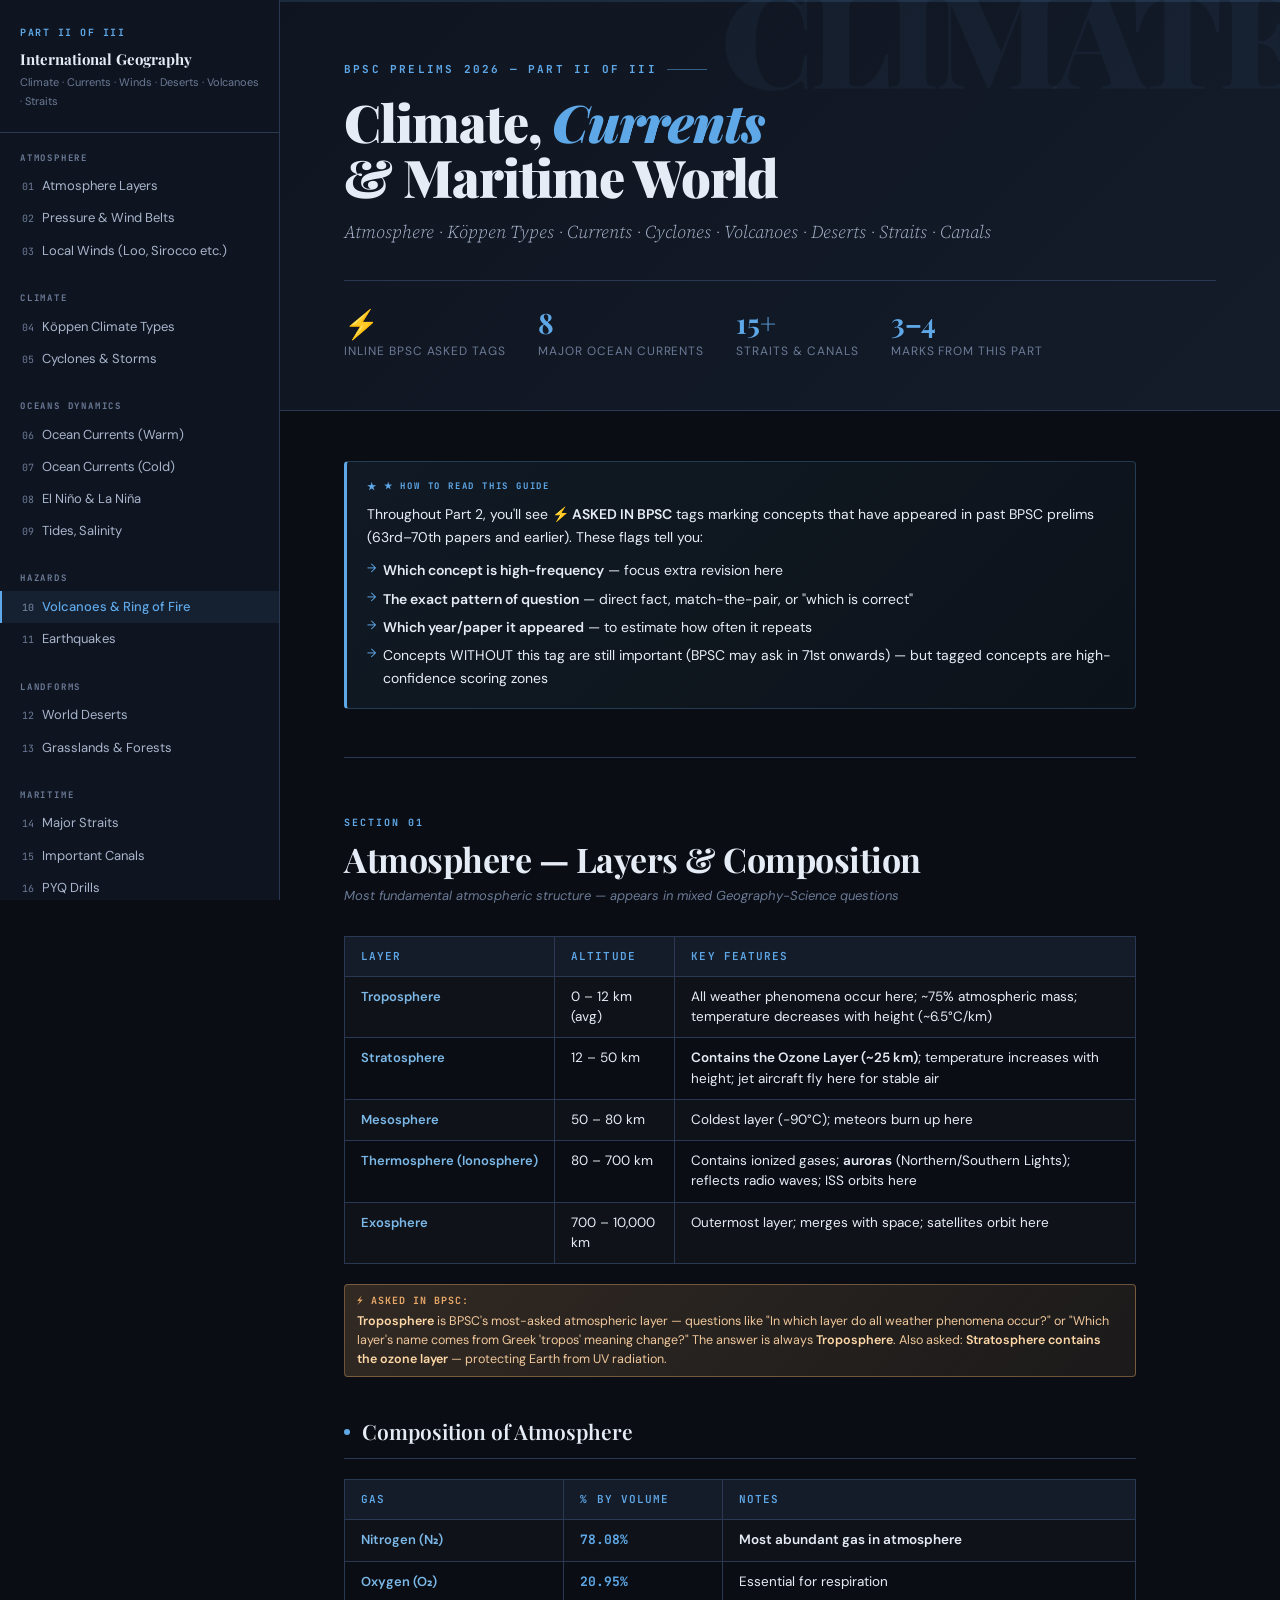
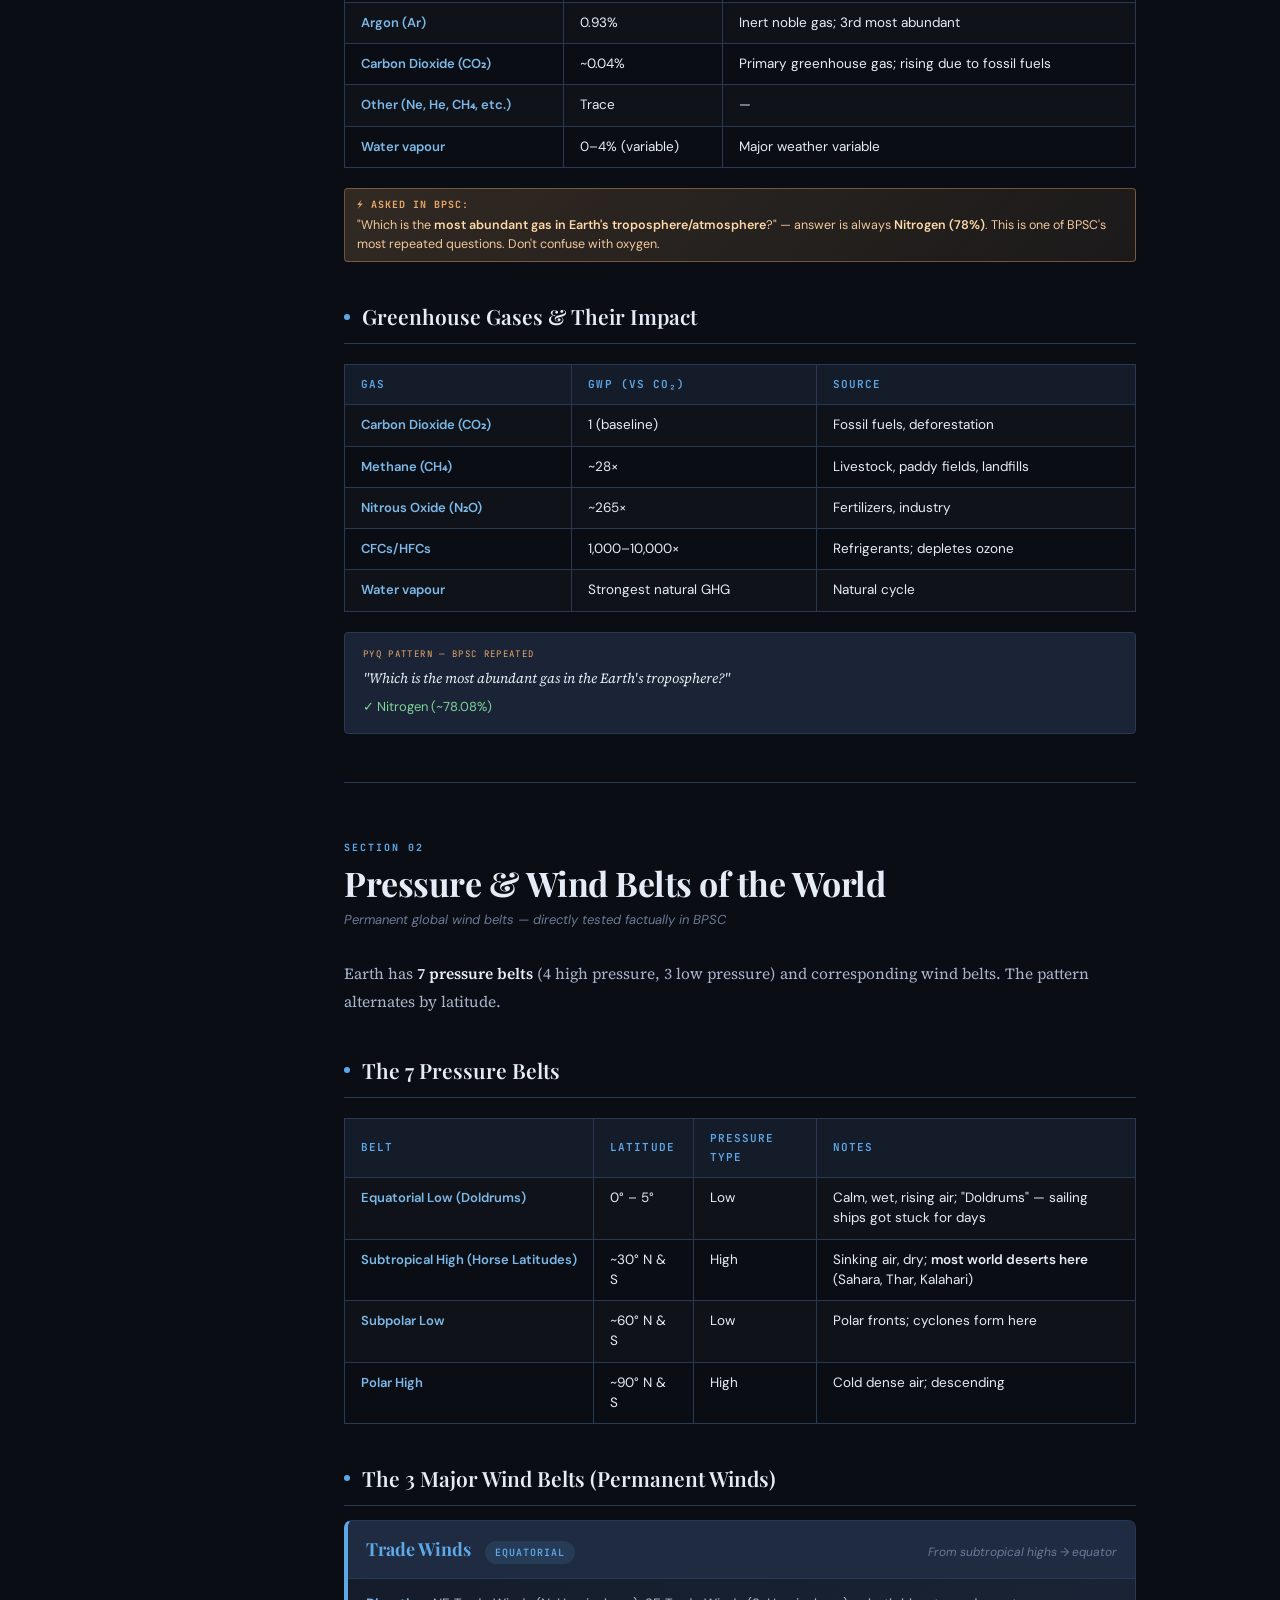
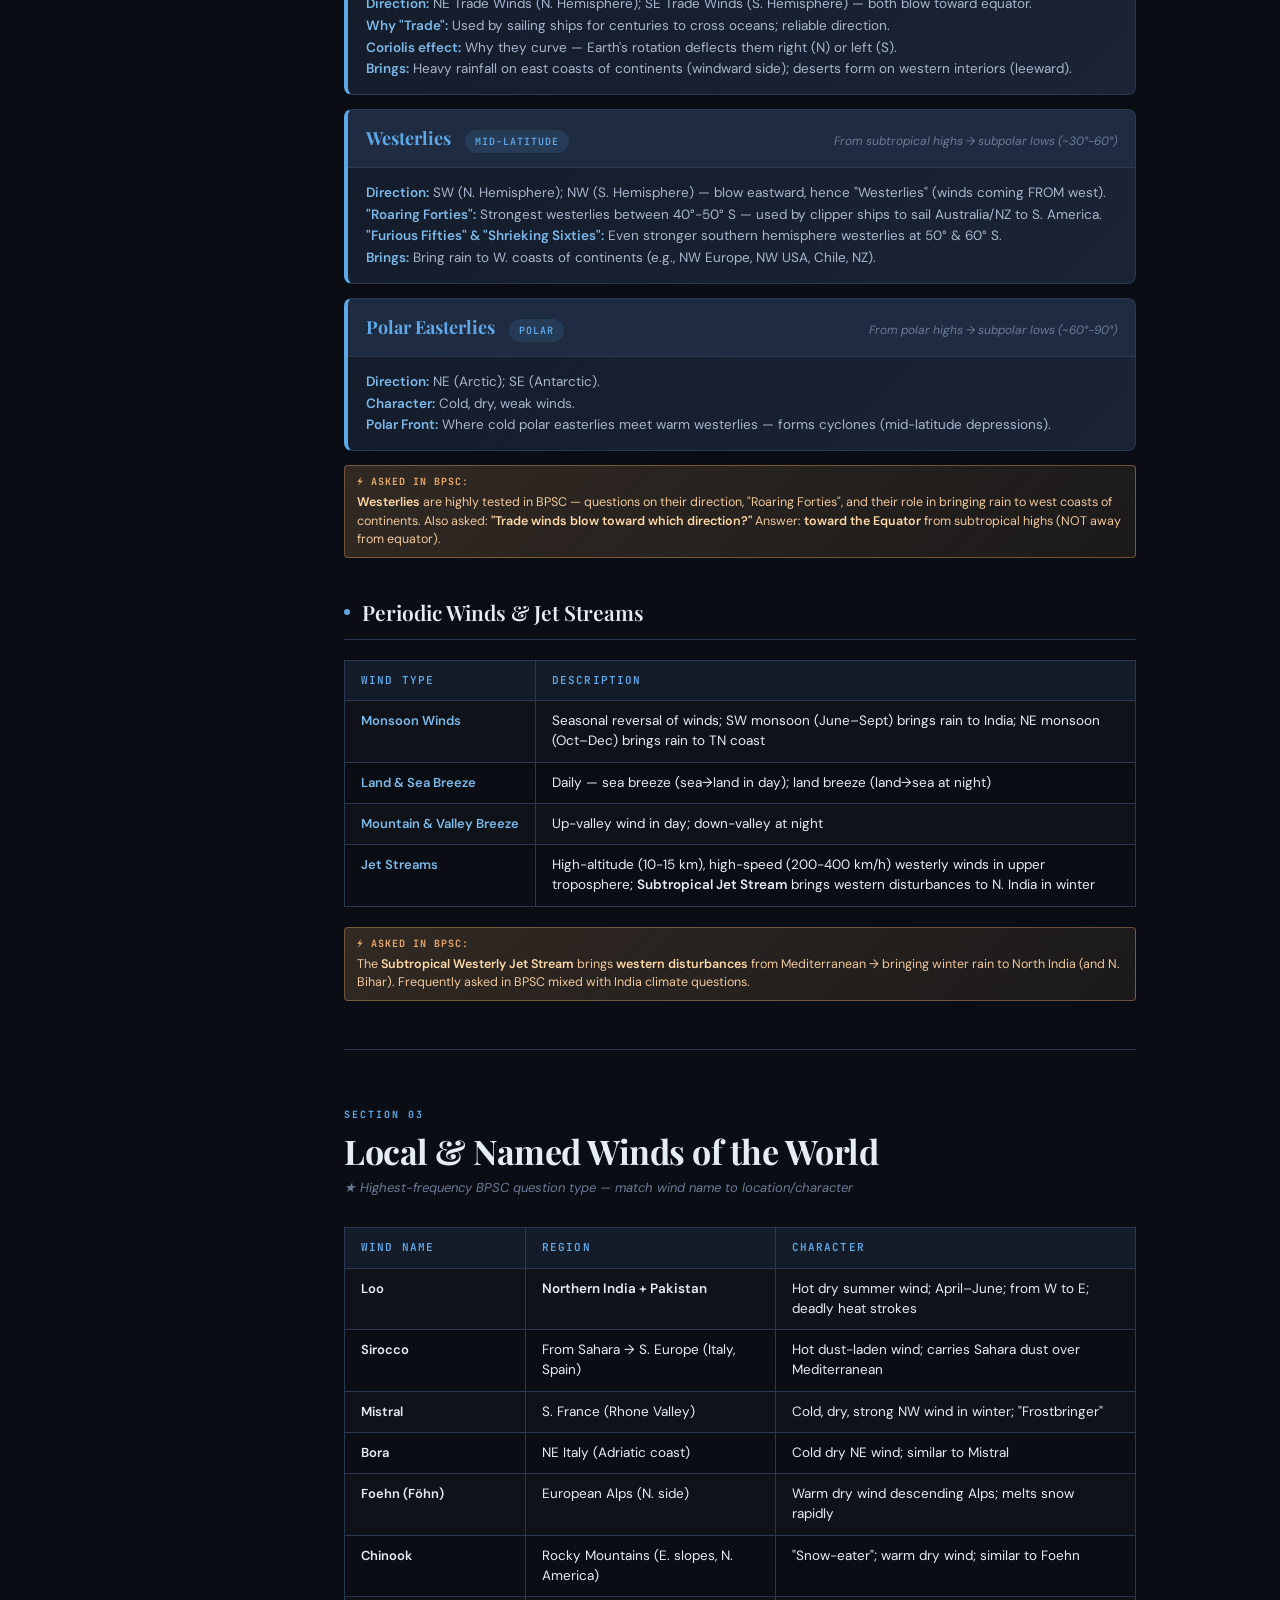
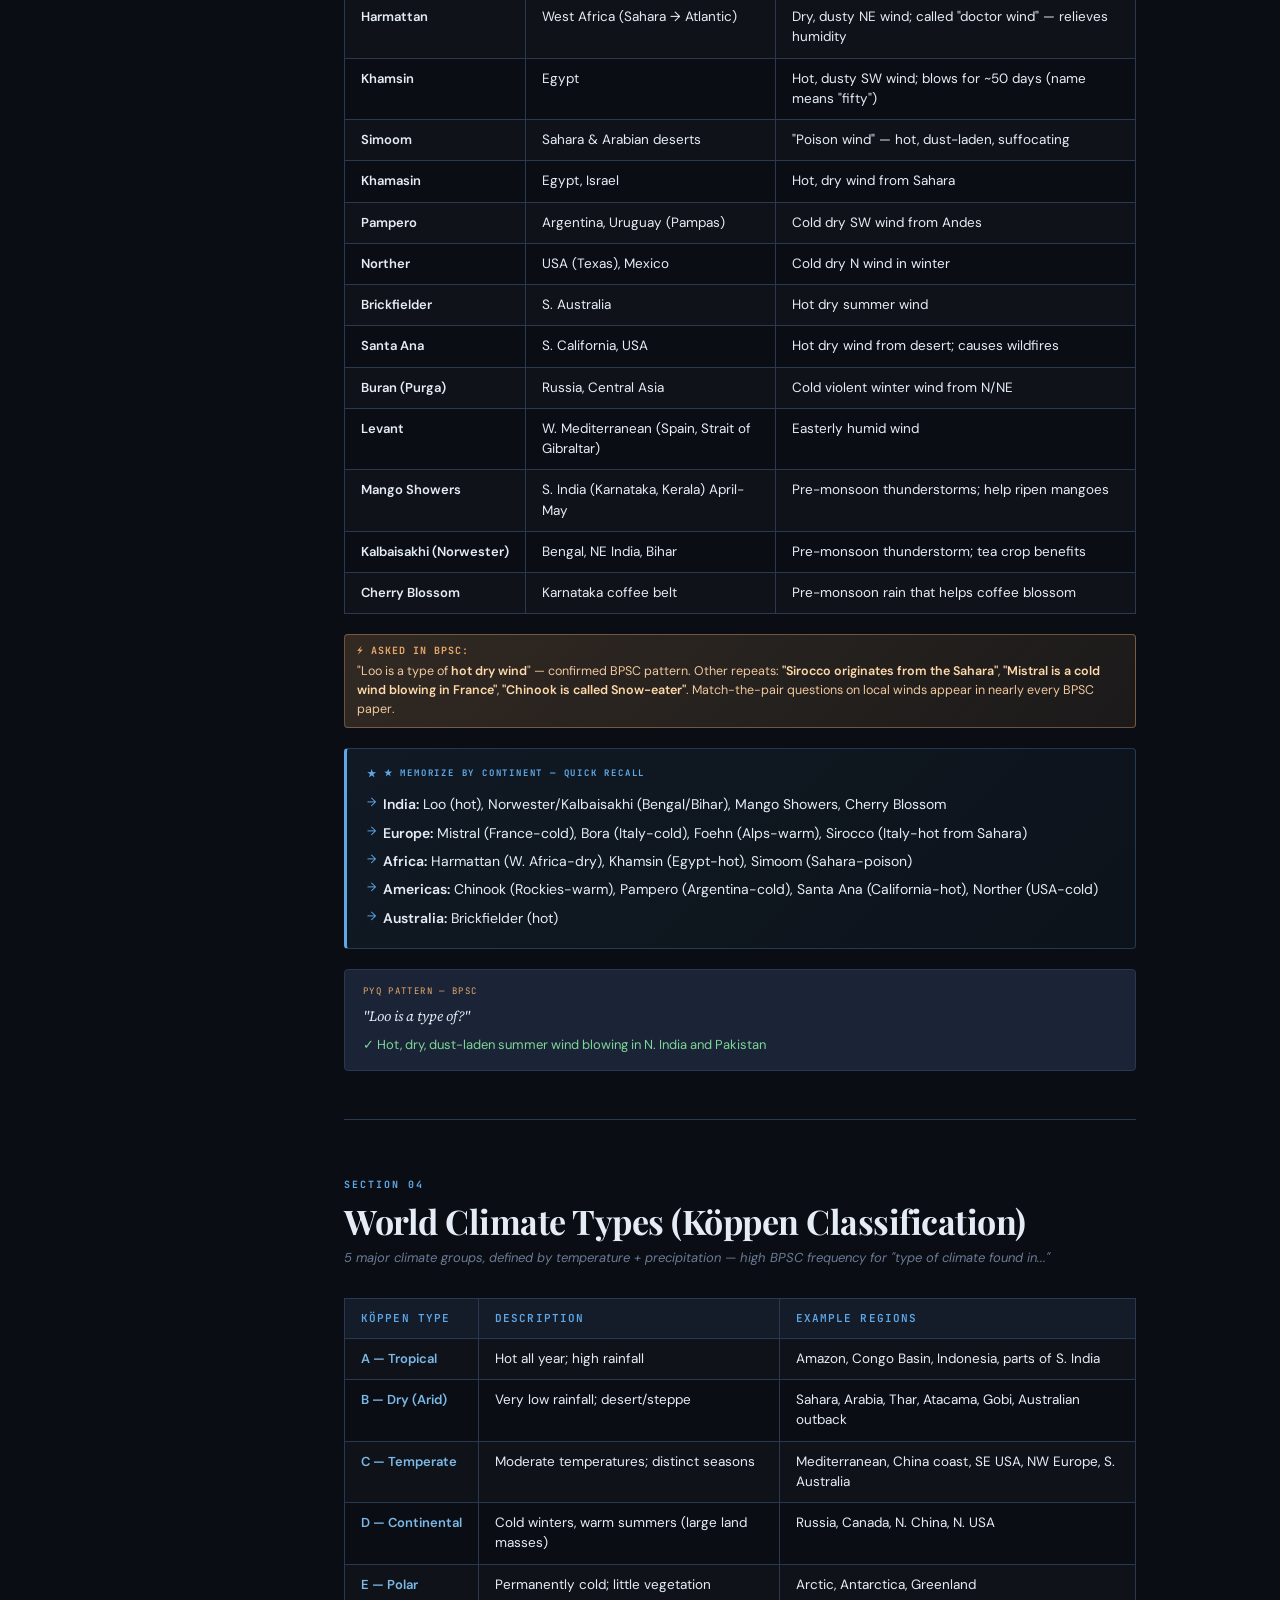
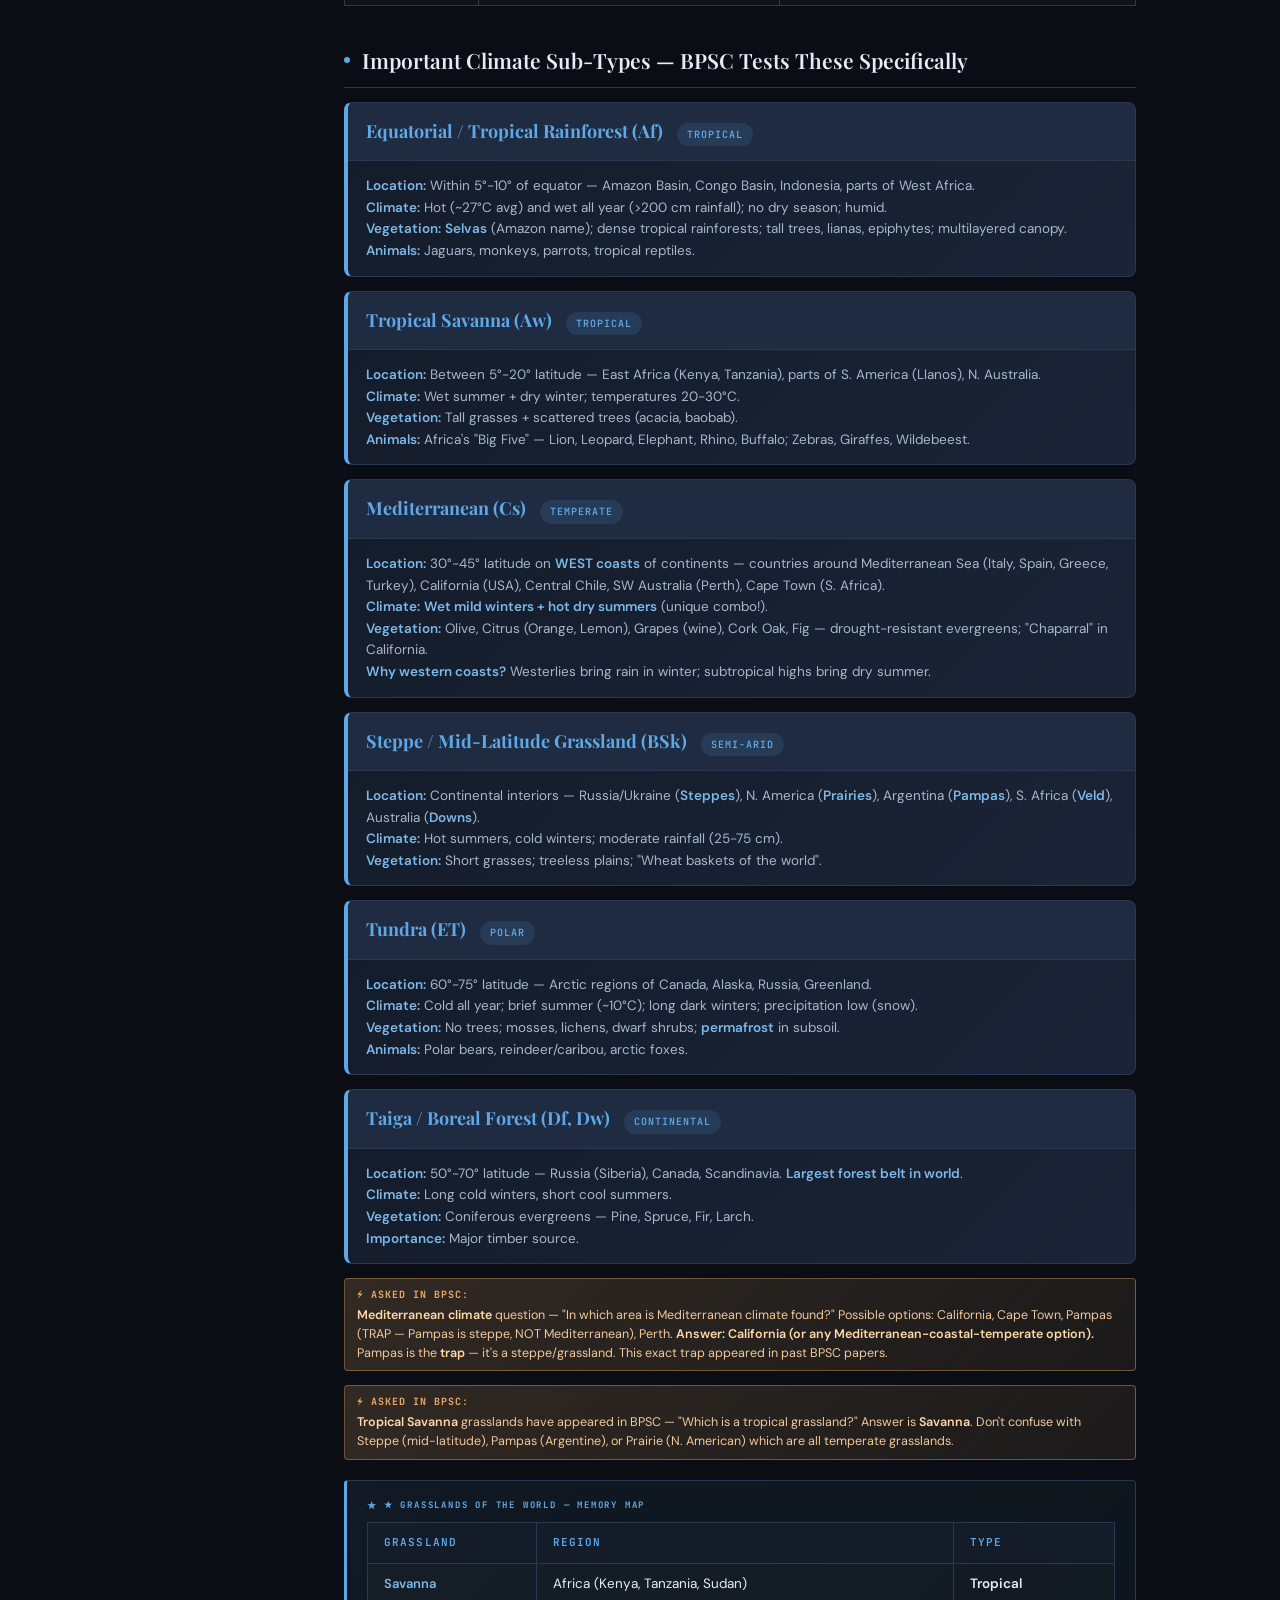
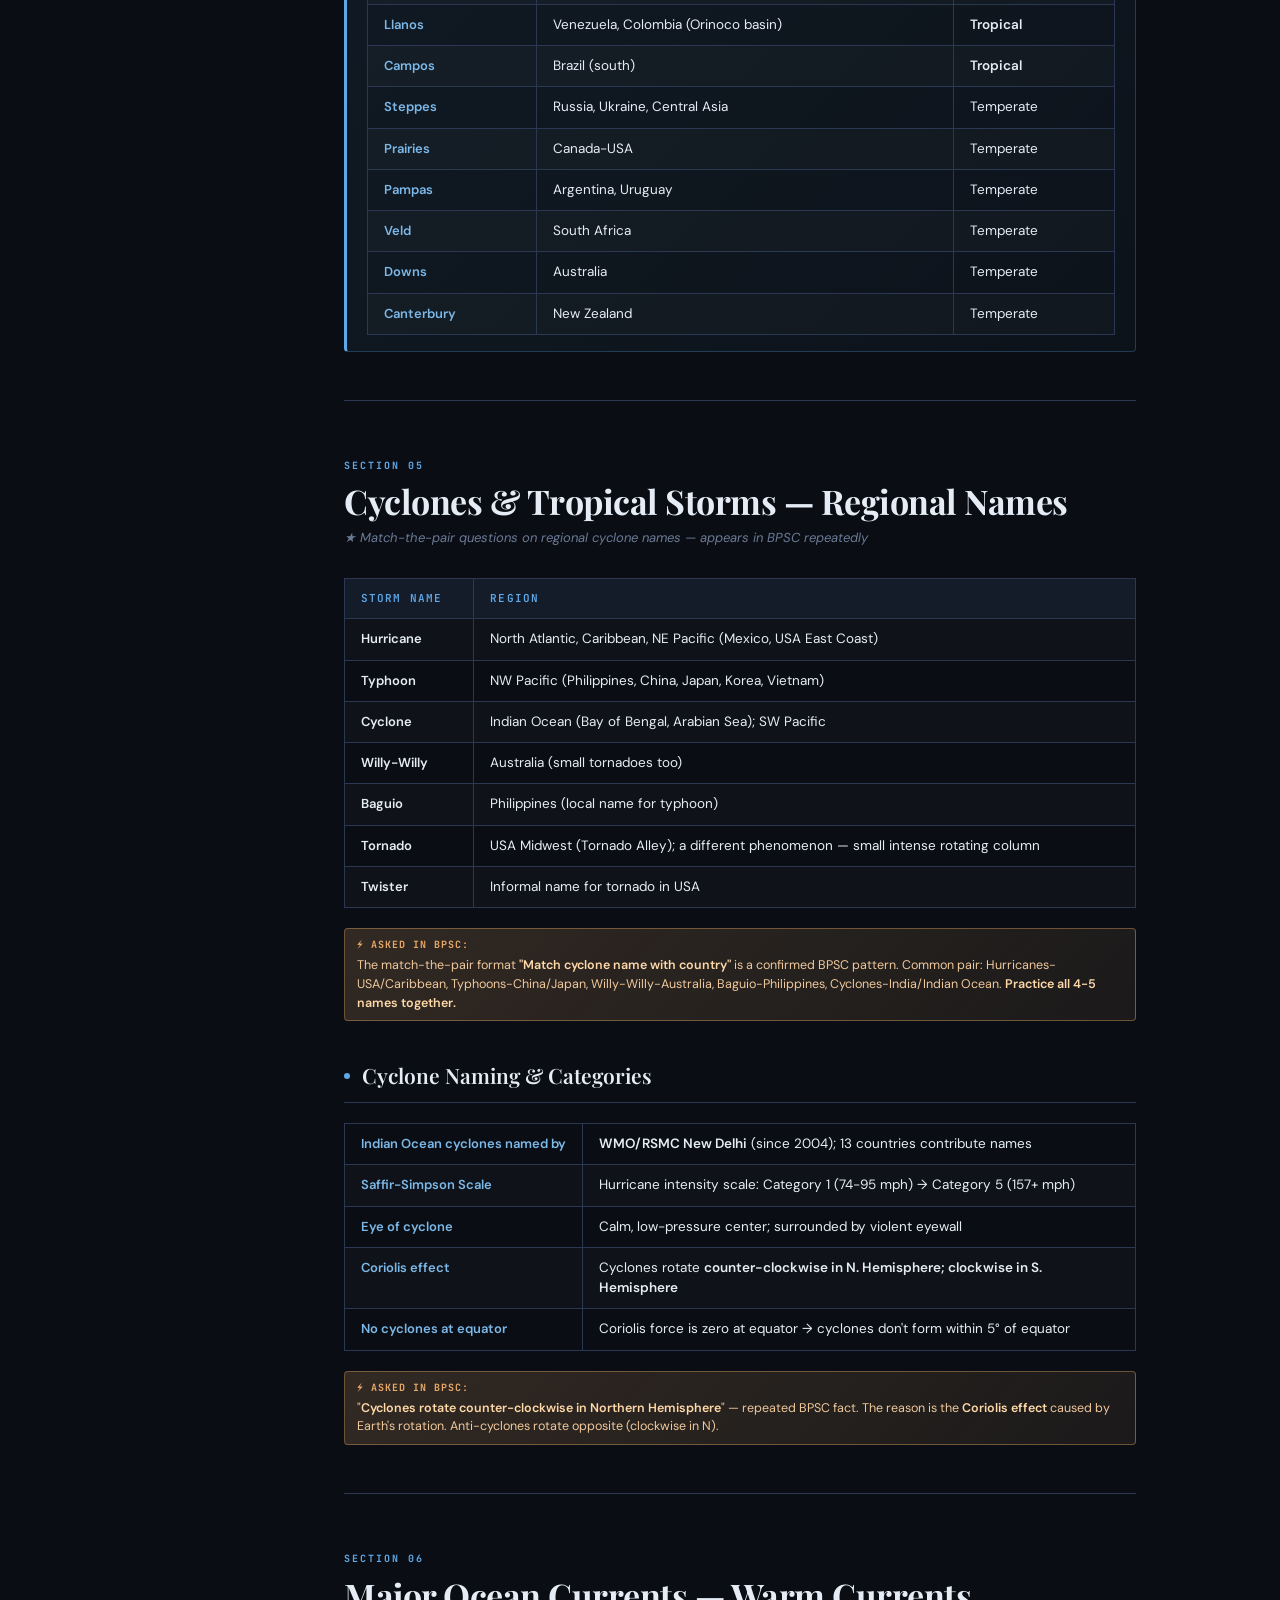
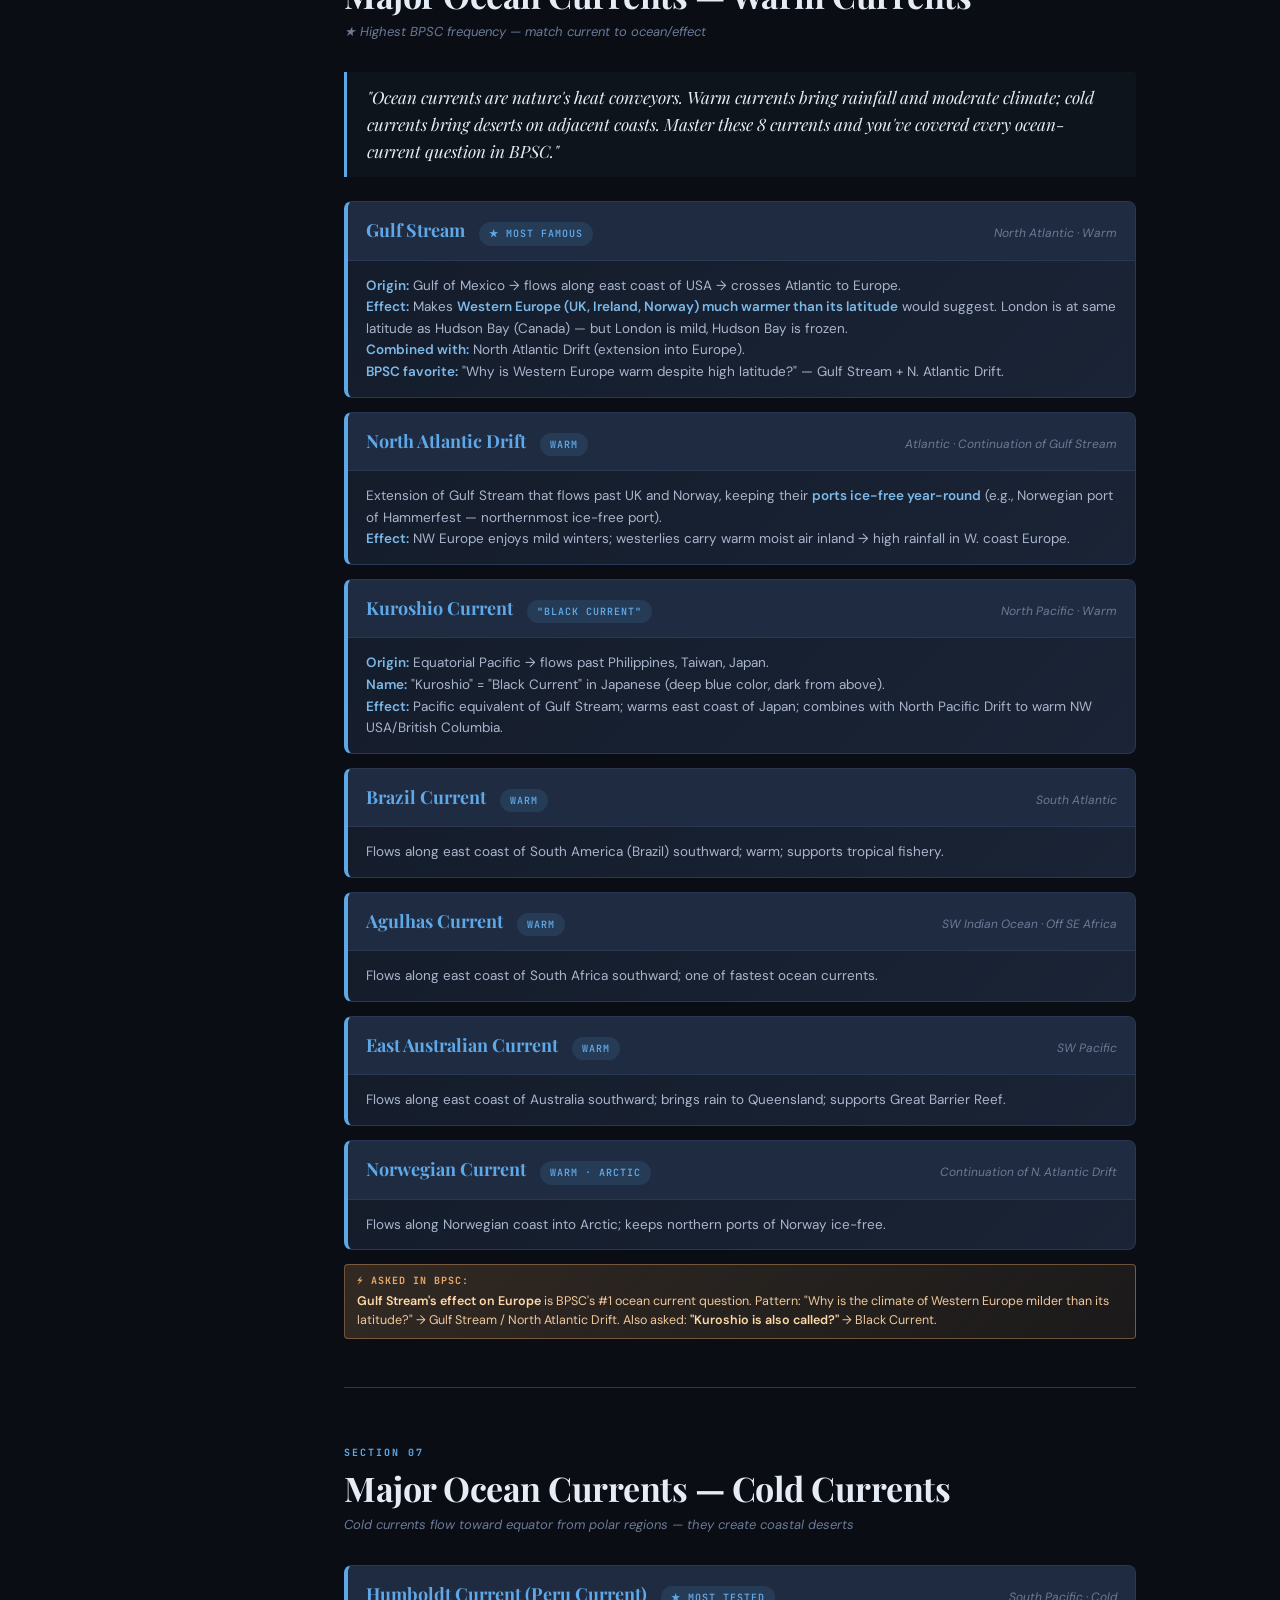
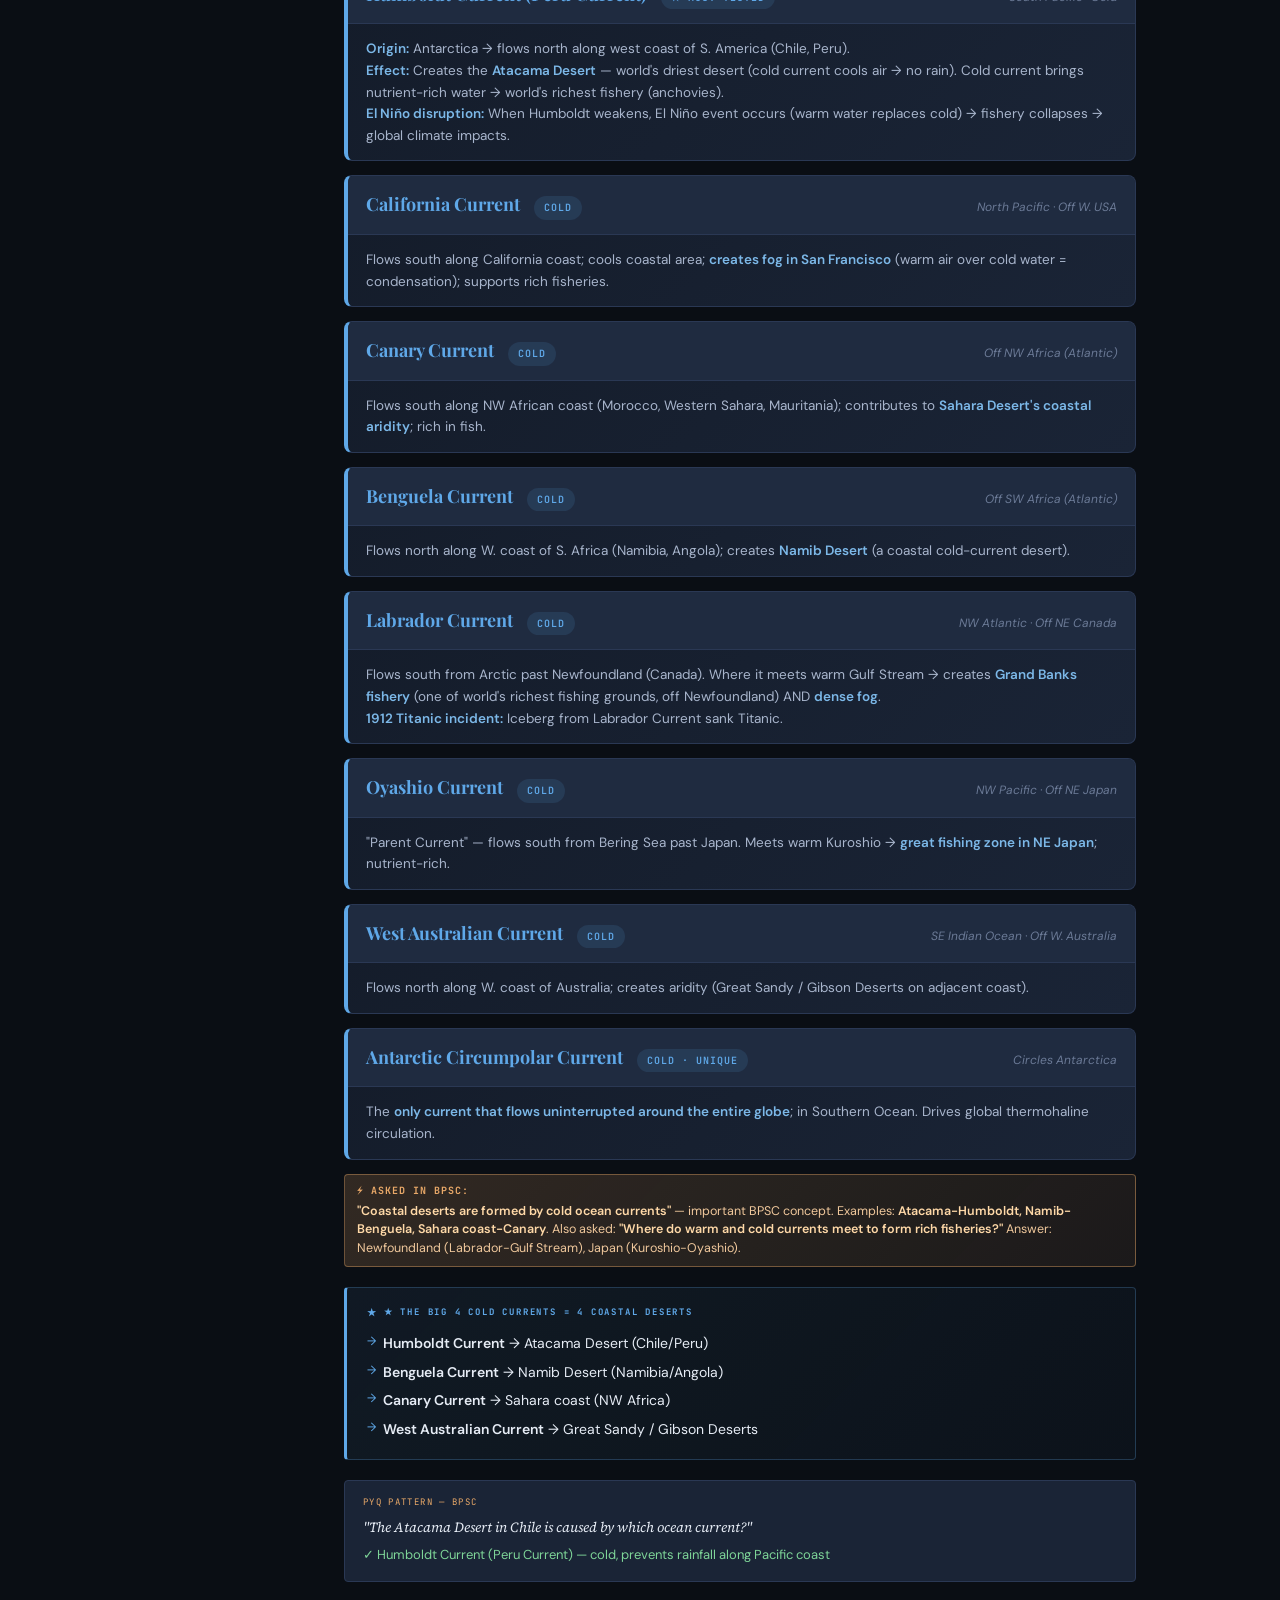
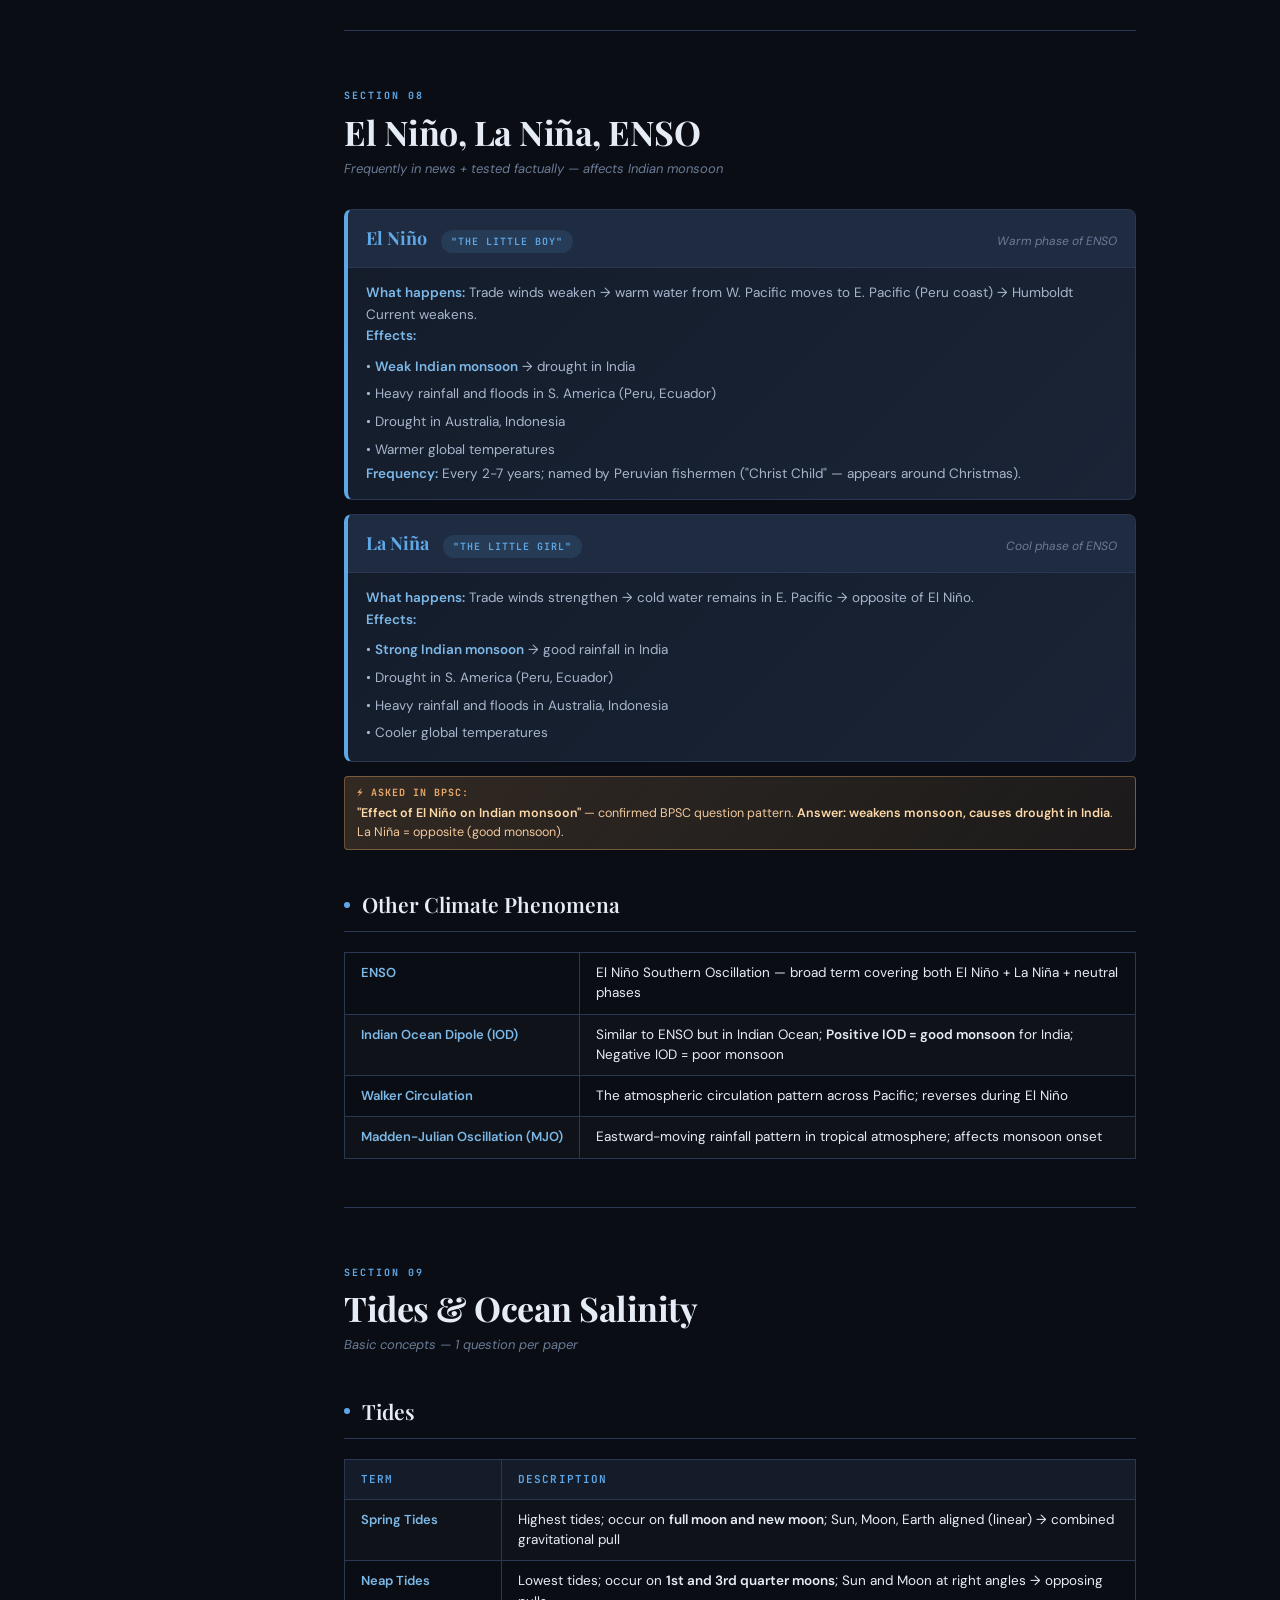
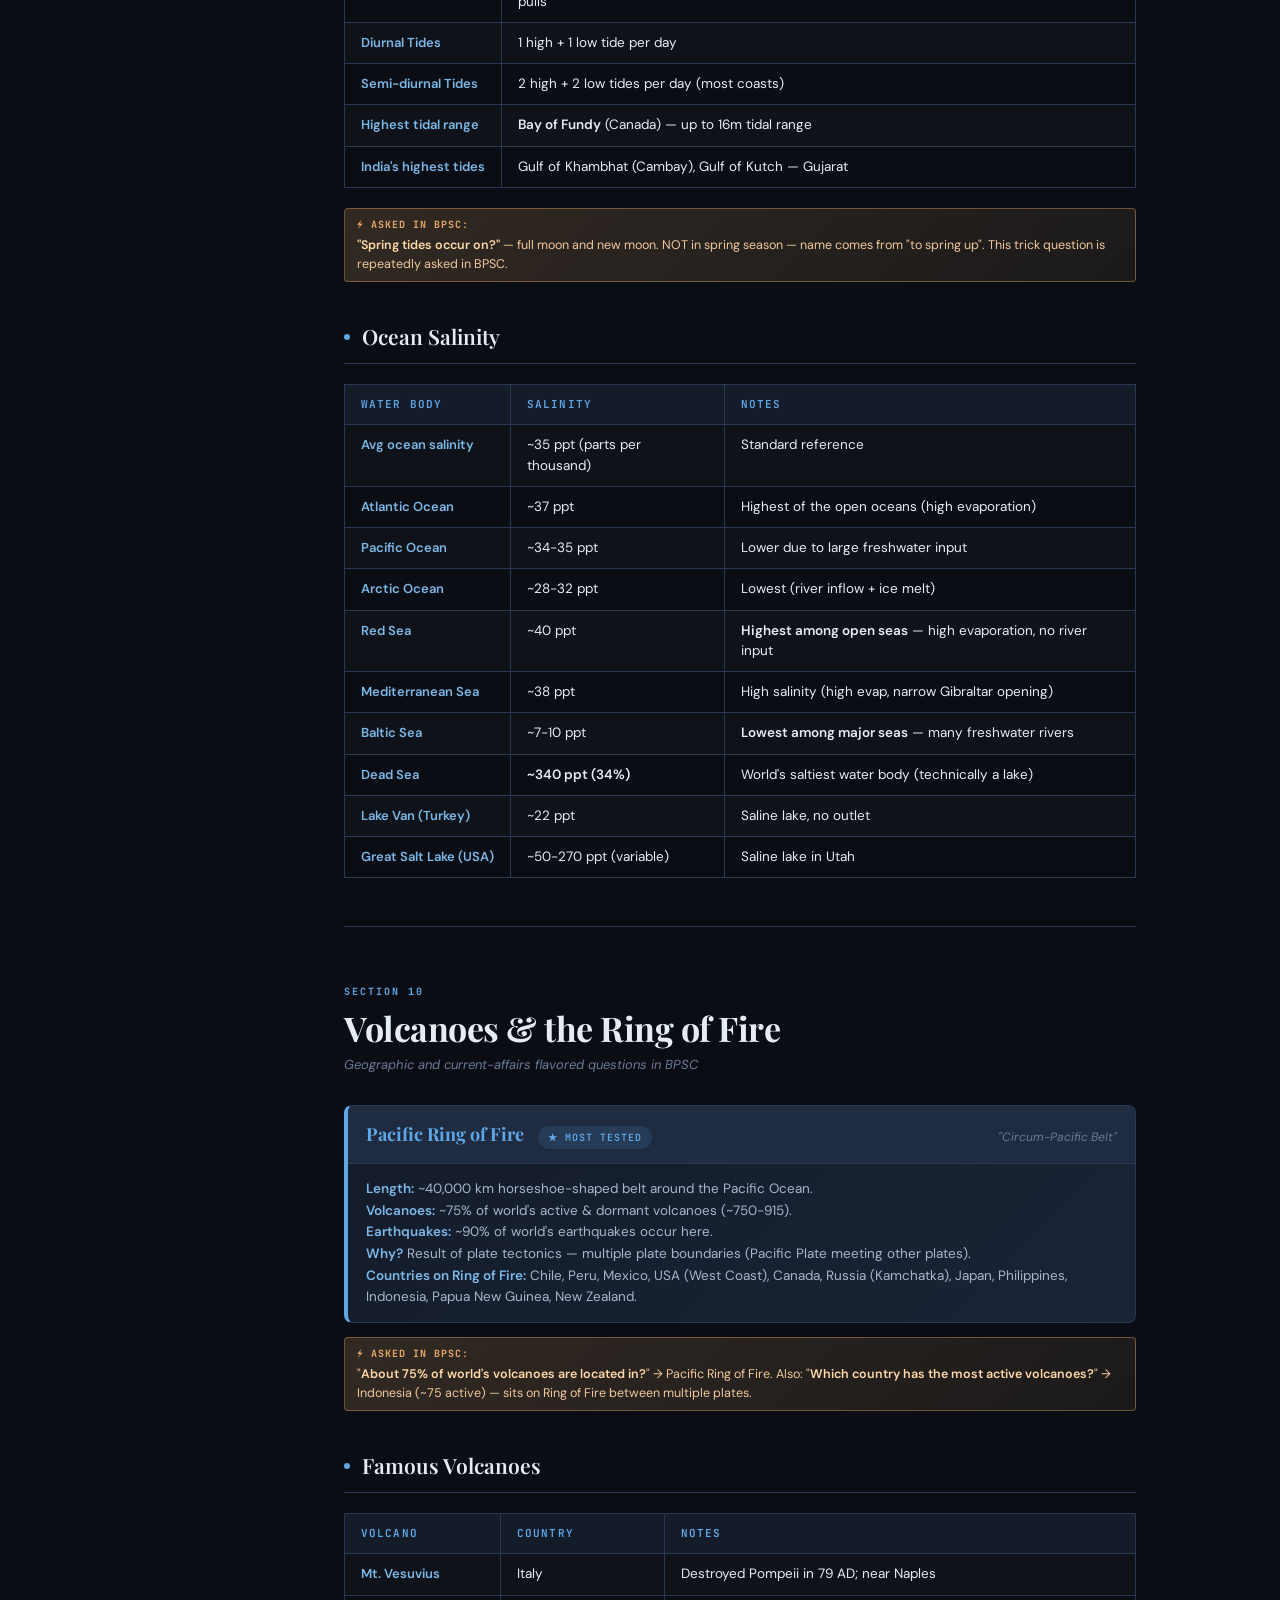
<file: pages/geography/world/core-2.html>
<!DOCTYPE html>
<html lang="en">
<head>
<meta charset="UTF-8">
<meta name="viewport" content="width=device-width, initial-scale=1.0">
<title>International Geography — Part 2 | BPSC Prelims Master Guide</title>
<link href="https://fonts.googleapis.com/css2?family=Playfair+Display:ital,wght@0,400;0,600;0,700;0,900;1,400;1,700&family=Source+Serif+4:ital,opsz,wght@0,8..60,300;0,8..60,400;0,8..60,600;1,8..60,300;1,8..60,400&family=JetBrains+Mono:wght@400;500;700&family=DM+Sans:wght@300;400;500;600&display=swap" rel="stylesheet">
<style>
:root{--bg:#0a0e14;--bg2:#0f1520;--bg3:#141c2a;--bg4:#1a2436;--surface:#1f2b40;--border:#2a3854;--text:#e6ecf5;--text2:#a8b5cc;--text3:#6b7a96;--gold:#5fa8e8;--gold2:#7cb8e8;--amber:#e8a868;--red:#e87878;--green:#7ed598;--blue:#5fa8e8;--teal:#5fc8c8;--purple:#a890e8;--pink:#e890b8;--sidebar-w:280px}
*{margin:0;padding:0;box-sizing:border-box}
body{background:var(--bg);color:var(--text);font-family:'Source Serif 4',Georgia,serif;font-size:16px;line-height:1.75;display:flex;min-height:100vh}
.sidebar{width:var(--sidebar-w);min-width:var(--sidebar-w);background:var(--bg2);border-right:1px solid var(--border);position:fixed;top:0;left:0;bottom:0;overflow-y:auto;z-index:100;display:flex;flex-direction:column}
.sidebar::-webkit-scrollbar{width:4px}.sidebar::-webkit-scrollbar-track{background:var(--bg2)}.sidebar::-webkit-scrollbar-thumb{background:var(--border);border-radius:2px}
.sidebar-header{padding:24px 20px 20px;border-bottom:1px solid var(--border);background:var(--bg2);position:sticky;top:0;z-index:10}
.sidebar-part-badge{font-family:'JetBrains Mono',monospace;font-size:10px;font-weight:700;letter-spacing:.15em;color:var(--gold);text-transform:uppercase;margin-bottom:8px;display:block}
.sidebar-title{font-family:'Playfair Display',serif;font-size:15px;font-weight:700;color:var(--text);line-height:1.3}
.sidebar-sub{font-family:'DM Sans',sans-serif;font-size:11px;color:var(--text3);margin-top:4px}
.nav-section{padding:6px 0}
.nav-section-label{font-family:'JetBrains Mono',monospace;font-size:9px;font-weight:700;letter-spacing:.2em;color:var(--text3);text-transform:uppercase;padding:12px 20px 4px}
.nav-item{display:block;padding:7px 20px;font-family:'DM Sans',sans-serif;font-size:13px;color:var(--text2);text-decoration:none;border-left:2px solid transparent;transition:all .15s ease;cursor:pointer;line-height:1.4}
.nav-item:hover{color:var(--gold);background:rgba(95,168,232,.05);border-left-color:rgba(95,168,232,.3)}
.nav-item.active{color:var(--gold);background:rgba(95,168,232,.08);border-left-color:var(--gold);font-weight:500}
.nav-item .nav-num{font-family:'JetBrains Mono',monospace;font-size:10px;color:var(--text3);margin-right:8px}
.sidebar-footer{margin-top:auto;padding:16px 20px;border-top:1px solid var(--border);font-family:'DM Sans',sans-serif;font-size:11px;color:var(--text3);line-height:1.6}
.main{margin-left:var(--sidebar-w);flex:1;min-width:0}
.hero{background:linear-gradient(135deg,var(--bg2),var(--bg3));border-bottom:1px solid var(--border);padding:60px 64px 48px;position:relative;overflow:hidden}
.hero::before{content:'CLIMATE';position:absolute;right:-20px;top:-30px;font-family:'Playfair Display',serif;font-size:130px;font-weight:900;color:rgba(95,168,232,.05);letter-spacing:-4px;pointer-events:none;line-height:1}
.hero-eyebrow{font-family:'JetBrains Mono',monospace;font-size:11px;font-weight:700;letter-spacing:.2em;color:var(--gold);text-transform:uppercase;margin-bottom:16px;display:flex;align-items:center;gap:10px}
.hero-eyebrow::after{content:'';display:block;width:40px;height:1px;background:var(--gold);opacity:.5}
.hero-title{font-family:'Playfair Display',serif;font-size:52px;font-weight:900;line-height:1.05;color:var(--text);margin-bottom:8px;letter-spacing:-1px}
.hero-title span{color:var(--gold);font-style:italic}
.hero-subtitle{font-family:'Source Serif 4',serif;font-size:18px;color:var(--text2);margin-top:12px;font-style:italic;font-weight:300}
.hero-stats{display:flex;gap:32px;margin-top:32px;padding-top:28px;border-top:1px solid var(--border);flex-wrap:wrap}
.hero-stat{display:flex;flex-direction:column;gap:4px}
.hero-stat-num{font-family:'Playfair Display',serif;font-size:28px;font-weight:700;color:var(--gold);line-height:1}
.hero-stat-label{font-family:'DM Sans',sans-serif;font-size:12px;color:var(--text3);text-transform:uppercase;letter-spacing:.08em}
.content{padding:0 64px 80px;max-width:920px}
.section{padding-top:56px;border-top:1px solid var(--border);margin-top:48px}
.section:first-child{border-top:none;margin-top:0;padding-top:48px}
.section-number{font-family:'JetBrains Mono',monospace;font-size:10px;font-weight:700;color:var(--gold);letter-spacing:.2em;text-transform:uppercase;margin-bottom:8px;display:block}
.section-title{font-family:'Playfair Display',serif;font-size:34px;font-weight:700;color:var(--text);line-height:1.15;margin-bottom:6px;letter-spacing:-.5px}
.section-desc{font-family:'DM Sans',sans-serif;font-size:13px;color:var(--text3);margin-bottom:28px;font-style:italic}
.subsection{margin-top:36px}
.subsection-title{font-family:'Playfair Display',serif;font-size:21px;font-weight:600;color:var(--text);margin-bottom:14px;padding-bottom:8px;border-bottom:1px solid var(--border);display:flex;align-items:center;gap:12px}
.subsection-title .bullet{width:6px;height:6px;background:var(--gold);border-radius:50%;flex-shrink:0}
.exam-box{background:linear-gradient(135deg,rgba(95,168,232,.08),rgba(95,168,232,.03));border:1px solid rgba(95,168,232,.25);border-left:3px solid var(--gold);border-radius:4px;padding:16px 20px;margin:20px 0}
.exam-box-label{font-family:'JetBrains Mono',monospace;font-size:9px;font-weight:700;color:var(--gold);letter-spacing:.2em;text-transform:uppercase;margin-bottom:8px;display:flex;align-items:center;gap:6px}
.exam-box-label::before{content:'★';font-size:10px}
.exam-box p,.exam-box li{font-family:'DM Sans',sans-serif;font-size:14px;color:var(--text);line-height:1.6}
.exam-box ul{list-style:none;padding:0}
.exam-box li{padding:3px 0 3px 16px;position:relative}
.exam-box li::before{content:'→';position:absolute;left:0;color:var(--gold);font-size:12px}
.warn-box{background:rgba(232,120,120,.07);border:1px solid rgba(232,120,120,.2);border-left:3px solid var(--red);border-radius:4px;padding:14px 18px;margin:16px 0}
.warn-box-label{font-family:'JetBrains Mono',monospace;font-size:9px;font-weight:700;color:var(--red);letter-spacing:.2em;text-transform:uppercase;margin-bottom:6px}
.warn-box p{font-family:'DM Sans',sans-serif;font-size:13.5px;color:#e8a8a8;line-height:1.55}
.fact-table{width:100%;border-collapse:collapse;margin:20px 0;font-family:'DM Sans',sans-serif}
.fact-table th{background:var(--bg3);color:var(--gold);font-size:11px;font-weight:600;letter-spacing:.1em;text-transform:uppercase;padding:10px 16px;text-align:left;border:1px solid var(--border);font-family:'JetBrains Mono',monospace}
.fact-table td{padding:10px 16px;font-size:13.5px;color:var(--text);border:1px solid var(--border);line-height:1.5;vertical-align:top}
.fact-table tr:nth-child(even) td{background:rgba(255,255,255,.02)}
.fact-table tr:hover td{background:rgba(95,168,232,.04)}
.fact-table td.key{color:var(--gold2);font-weight:600;font-size:13px;white-space:nowrap}
.fact-table td.hl{color:var(--gold);font-family:'JetBrains Mono',monospace;font-size:13px;font-weight:700}
.bpsc-q{background:var(--bg4);border:1px solid var(--border);border-radius:4px;padding:14px 18px;margin:12px 0}
.bpsc-q-label{font-family:'JetBrains Mono',monospace;font-size:9px;color:var(--amber);letter-spacing:.15em;text-transform:uppercase;margin-bottom:6px}
.bpsc-q-text{font-family:'Source Serif 4',serif;font-size:14px;color:var(--text);font-style:italic;line-height:1.55;margin-bottom:6px}
.bpsc-q-ans{font-family:'DM Sans',sans-serif;font-size:13px;color:var(--green)}
.bpsc-q-ans::before{content:'✓ '}
p{margin-bottom:14px;color:var(--text2);font-size:15.5px;line-height:1.8}
strong{color:var(--text);font-weight:600}
em{color:var(--gold2);font-style:normal;font-weight:600}
ul.cl{list-style:none;padding:0;margin:10px 0 16px}
ul.cl li{padding:6px 0 6px 22px;position:relative;font-family:'DM Sans',sans-serif;font-size:14.5px;color:var(--text2);line-height:1.5;border-bottom:1px solid rgba(255,255,255,.03)}
ul.cl li:last-child{border-bottom:none}
ul.cl li::before{content:'◆';position:absolute;left:0;color:var(--gold);font-size:8px;top:10px}
ul.cl li strong{color:var(--text)}
.divider{height:1px;background:var(--border);margin:28px 0}
.grid-2{display:grid;grid-template-columns:1fr 1fr;gap:14px;margin:16px 0}
.grid-3{display:grid;grid-template-columns:1fr 1fr 1fr;gap:14px;margin:16px 0}
.grid-card{background:var(--bg3);border:1px solid var(--border);border-radius:6px;padding:16px}
.grid-card-title{font-family:'DM Sans',sans-serif;font-size:12px;font-weight:600;color:var(--gold);text-transform:uppercase;letter-spacing:.08em;margin-bottom:10px}
.grid-card ul{list-style:none;padding:0}
.grid-card li{font-family:'DM Sans',sans-serif;font-size:13px;color:var(--text2);padding:4px 0;border-bottom:1px solid rgba(255,255,255,.03);line-height:1.4}
.grid-card li:last-child{border-bottom:none}
.grid-card li strong{color:var(--text)}
.memo{background:var(--bg4);border-radius:4px;padding:12px 16px;margin:10px 0;font-family:'JetBrains Mono',monospace;font-size:12.5px;color:var(--teal);line-height:1.7;border-left:2px solid var(--teal)}
.memo strong{color:var(--gold)}
.progress-bar{position:fixed;top:0;left:var(--sidebar-w);right:0;height:2px;background:rgba(95,168,232,.15);z-index:200}
.progress-fill{height:100%;background:var(--gold);width:0%;transition:width .1s linear}
.pull-quote{border-left:3px solid var(--gold);padding:12px 20px;margin:24px 0;background:rgba(95,168,232,.04);border-radius:0 4px 4px 0}
.pull-quote p{font-family:'Playfair Display',serif;font-size:17px;font-style:italic;color:var(--text);line-height:1.6;margin:0}

/* INLINE BPSC TAG — for highlighting "Asked in BPSC" concepts */
.asked{display:inline-flex;align-items:center;gap:6px;background:linear-gradient(135deg,rgba(232,168,104,.18),rgba(232,168,104,.08));border:1px solid rgba(232,168,104,.4);border-radius:4px;padding:8px 12px;margin:8px 0;font-family:'DM Sans',sans-serif;font-size:12.5px;color:#f0c89c;line-height:1.5}
.asked::before{content:'⚡ ASKED IN BPSC:';font-family:'JetBrains Mono',monospace;font-weight:700;font-size:10px;color:var(--amber);letter-spacing:.1em;flex-shrink:0;margin-right:4px}
.asked.block{display:block;margin:14px 0}
.asked.block::before{display:block;margin-bottom:4px}
.asked strong{color:#ffd9a8}

/* CURRENT/CLIMATE CARD */
.thing-card{background:linear-gradient(135deg,var(--bg3),var(--bg4));border:1px solid var(--border);border-radius:8px;margin:14px 0;overflow:hidden;border-left:4px solid var(--gold)}
.thing-header{padding:13px 18px;background:var(--surface);display:flex;align-items:baseline;gap:14px;flex-wrap:wrap;border-bottom:1px solid var(--border)}
.thing-name{font-family:'Playfair Display',serif;font-size:18px;font-weight:700;color:var(--gold)}
.thing-tag{font-family:'JetBrains Mono',monospace;font-size:10px;background:rgba(95,168,232,.12);color:var(--gold);padding:3px 10px;border-radius:20px;letter-spacing:.1em;font-weight:600}
.thing-tagline{font-family:'DM Sans',sans-serif;font-size:12px;color:var(--text3);font-style:italic;margin-left:auto}
.thing-body{padding:14px 18px;font-family:'DM Sans',sans-serif;font-size:13.5px;color:var(--text2);line-height:1.6}
.thing-body strong{color:var(--gold2)}

/* TYPE PILL ROW */
.pills{display:flex;flex-wrap:wrap;gap:6px;margin:8px 0}
.pill{display:inline-block;font-family:'JetBrains Mono',monospace;font-size:10px;padding:3px 10px;border-radius:3px;font-weight:600}
.pill-warm{background:rgba(232,168,104,.15);color:#f0c89c}
.pill-cold{background:rgba(95,168,232,.15);color:#90c4e8}
.pill-key{background:rgba(126,213,152,.15);color:#9ae0b0}
.pill-trap{background:rgba(232,120,120,.15);color:#e8a8a8}

/* RECORD ROW */
.record{display:grid;grid-template-columns:auto 1fr;gap:14px;align-items:center;background:var(--bg3);border:1px solid var(--border);border-radius:6px;padding:11px 16px;margin:6px 0;border-left:3px solid var(--gold)}
.record-num{font-family:'Playfair Display',serif;font-size:18px;font-weight:700;color:var(--gold);min-width:36px}
.record-text{font-family:'DM Sans',sans-serif;font-size:13.5px;color:var(--text);line-height:1.5}
.record-text strong{color:var(--gold2)}
.record-text small{display:block;font-size:11px;color:var(--text3);margin-top:2px;font-family:'JetBrains Mono',monospace;letter-spacing:.05em}

@media(max-width:900px){.sidebar{display:none}.main{margin-left:0}.hero{padding:32px 24px}.content{padding:0 24px 60px}.grid-2,.grid-3{grid-template-columns:1fr}.hero-stats{gap:20px}.hero-title{font-size:36px}}
</style>
</head>
<body>
<div class="progress-bar"><div class="progress-fill" id="pf"></div></div>

<nav class="sidebar">
  <div class="sidebar-header">
    <span class="sidebar-part-badge">Part II of III</span>
    <div class="sidebar-title">International Geography</div>
    <div class="sidebar-sub">Climate · Currents · Winds · Deserts · Volcanoes · Straits</div>
  </div>
  <div class="nav-section">
    <div class="nav-section-label">Atmosphere</div>
    <a class="nav-item" href="#s1"><span class="nav-num">01</span>Atmosphere Layers</a>
    <a class="nav-item" href="#s2"><span class="nav-num">02</span>Pressure &amp; Wind Belts</a>
    <a class="nav-item" href="#s3"><span class="nav-num">03</span>Local Winds (Loo, Sirocco etc.)</a>
  </div>
  <div class="nav-section">
    <div class="nav-section-label">Climate</div>
    <a class="nav-item" href="#s4"><span class="nav-num">04</span>Köppen Climate Types</a>
    <a class="nav-item" href="#s5"><span class="nav-num">05</span>Cyclones &amp; Storms</a>
  </div>
  <div class="nav-section">
    <div class="nav-section-label">Oceans Dynamics</div>
    <a class="nav-item" href="#s6"><span class="nav-num">06</span>Ocean Currents (Warm)</a>
    <a class="nav-item" href="#s7"><span class="nav-num">07</span>Ocean Currents (Cold)</a>
    <a class="nav-item" href="#s8"><span class="nav-num">08</span>El Niño &amp; La Niña</a>
    <a class="nav-item" href="#s9"><span class="nav-num">09</span>Tides, Salinity</a>
  </div>
  <div class="nav-section">
    <div class="nav-section-label">Hazards</div>
    <a class="nav-item" href="#s10"><span class="nav-num">10</span>Volcanoes &amp; Ring of Fire</a>
    <a class="nav-item" href="#s11"><span class="nav-num">11</span>Earthquakes</a>
  </div>
  <div class="nav-section">
    <div class="nav-section-label">Landforms</div>
    <a class="nav-item" href="#s12"><span class="nav-num">12</span>World Deserts</a>
    <a class="nav-item" href="#s13"><span class="nav-num">13</span>Grasslands &amp; Forests</a>
  </div>
  <div class="nav-section">
    <div class="nav-section-label">Maritime</div>
    <a class="nav-item" href="#s14"><span class="nav-num">14</span>Major Straits</a>
    <a class="nav-item" href="#s15"><span class="nav-num">15</span>Important Canals</a>
    <a class="nav-item" href="#s16"><span class="nav-num">16</span>PYQ Drills</a>
  </div>
  <div class="sidebar-footer">⚡ Tags marked "ASKED IN BPSC" highlight concepts that appeared in past papers — focus extra here.</div>
</nav>

<main class="main">
<div class="hero">
  <div class="hero-eyebrow">BPSC Prelims 2026 — Part II of III</div>
  <h1 class="hero-title">Climate, <span>Currents</span><br>&amp; Maritime World</h1>
  <div class="hero-subtitle">Atmosphere · Köppen Types · Currents · Cyclones · Volcanoes · Deserts · Straits · Canals</div>
  <div class="hero-stats">
    <div class="hero-stat"><div class="hero-stat-num">⚡</div><div class="hero-stat-label">Inline BPSC Asked Tags</div></div>
    <div class="hero-stat"><div class="hero-stat-num">8</div><div class="hero-stat-label">Major Ocean Currents</div></div>
    <div class="hero-stat"><div class="hero-stat-num">15+</div><div class="hero-stat-label">Straits &amp; Canals</div></div>
    <div class="hero-stat"><div class="hero-stat-num">3–4</div><div class="hero-stat-label">Marks From This Part</div></div>
  </div>
</div>

<div class="content">

<!-- Intro: How Tags Work -->
<section class="section" id="intro" style="border-top:none;padding-top:30px;">
<div class="exam-box">
<div class="exam-box-label">★ How to Read This Guide</div>
<p style="margin-bottom:8px;">Throughout Part 2, you'll see <strong>⚡ ASKED IN BPSC</strong> tags marking concepts that have appeared in past BPSC prelims (63rd–70th papers and earlier). These flags tell you:</p>
<ul style="margin-top:6px;">
<li><strong>Which concept is high-frequency</strong> — focus extra revision here</li>
<li><strong>The exact pattern of question</strong> — direct fact, match-the-pair, or "which is correct"</li>
<li><strong>Which year/paper it appeared</strong> — to estimate how often it repeats</li>
<li>Concepts WITHOUT this tag are still important (BPSC may ask in 71st onwards) — but tagged concepts are high-confidence scoring zones</li>
</ul>
</div>
</section>

<!-- ============================== -->
<!-- S1: ATMOSPHERE LAYERS -->
<!-- ============================== -->
<section class="section" id="s1">
<span class="section-number">Section 01</span>
<h2 class="section-title">Atmosphere — Layers &amp; Composition</h2>
<div class="section-desc">Most fundamental atmospheric structure — appears in mixed Geography-Science questions</div>

<table class="fact-table">
<tr><th>Layer</th><th>Altitude</th><th>Key Features</th></tr>
<tr><td class="key">Troposphere</td><td>0 – 12 km (avg)</td><td>All weather phenomena occur here; ~75% atmospheric mass; temperature decreases with height (~6.5°C/km)</td></tr>
<tr><td class="key">Stratosphere</td><td>12 – 50 km</td><td><strong>Contains the Ozone Layer (~25 km)</strong>; temperature increases with height; jet aircraft fly here for stable air</td></tr>
<tr><td class="key">Mesosphere</td><td>50 – 80 km</td><td>Coldest layer (-90°C); meteors burn up here</td></tr>
<tr><td class="key">Thermosphere (Ionosphere)</td><td>80 – 700 km</td><td>Contains ionized gases; <strong>auroras</strong> (Northern/Southern Lights); reflects radio waves; ISS orbits here</td></tr>
<tr><td class="key">Exosphere</td><td>700 – 10,000 km</td><td>Outermost layer; merges with space; satellites orbit here</td></tr>
</table>

<div class="asked block">
<strong>Troposphere</strong> is BPSC's most-asked atmospheric layer — questions like "In which layer do all weather phenomena occur?" or "Which layer's name comes from Greek 'tropos' meaning change?" The answer is always <strong>Troposphere</strong>. Also asked: <strong>Stratosphere contains the ozone layer</strong> — protecting Earth from UV radiation.
</div>

<div class="subsection">
<div class="subsection-title"><div class="bullet"></div>Composition of Atmosphere</div>
<table class="fact-table">
<tr><th>Gas</th><th>% by Volume</th><th>Notes</th></tr>
<tr><td class="key">Nitrogen (N₂)</td><td class="hl">78.08%</td><td><strong>Most abundant gas in atmosphere</strong></td></tr>
<tr><td class="key">Oxygen (O₂)</td><td class="hl">20.95%</td><td>Essential for respiration</td></tr>
<tr><td class="key">Argon (Ar)</td><td>0.93%</td><td>Inert noble gas; 3rd most abundant</td></tr>
<tr><td class="key">Carbon Dioxide (CO₂)</td><td>~0.04%</td><td>Primary greenhouse gas; rising due to fossil fuels</td></tr>
<tr><td class="key">Other (Ne, He, CH₄, etc.)</td><td>Trace</td><td>—</td></tr>
<tr><td class="key">Water vapour</td><td>0–4% (variable)</td><td>Major weather variable</td></tr>
</table>

<div class="asked block">
"Which is the <strong>most abundant gas in Earth's troposphere/atmosphere</strong>?" — answer is always <strong>Nitrogen (78%)</strong>. This is one of BPSC's most repeated questions. Don't confuse with oxygen.
</div>
</div>

<div class="subsection">
<div class="subsection-title"><div class="bullet"></div>Greenhouse Gases &amp; Their Impact</div>
<table class="fact-table">
<tr><th>Gas</th><th>GWP (vs CO₂)</th><th>Source</th></tr>
<tr><td class="key">Carbon Dioxide (CO₂)</td><td>1 (baseline)</td><td>Fossil fuels, deforestation</td></tr>
<tr><td class="key">Methane (CH₄)</td><td>~28×</td><td>Livestock, paddy fields, landfills</td></tr>
<tr><td class="key">Nitrous Oxide (N₂O)</td><td>~265×</td><td>Fertilizers, industry</td></tr>
<tr><td class="key">CFCs/HFCs</td><td>1,000–10,000×</td><td>Refrigerants; depletes ozone</td></tr>
<tr><td class="key">Water vapour</td><td>Strongest natural GHG</td><td>Natural cycle</td></tr>
</table>
</div>

<div class="bpsc-q"><div class="bpsc-q-label">PYQ Pattern — BPSC Repeated</div><div class="bpsc-q-text">"Which is the most abundant gas in the Earth's troposphere?"</div><div class="bpsc-q-ans">Nitrogen (~78.08%)</div></div>
</section>

<!-- ============================== -->
<!-- S2: PRESSURE & WIND BELTS -->
<!-- ============================== -->
<section class="section" id="s2">
<span class="section-number">Section 02</span>
<h2 class="section-title">Pressure &amp; Wind Belts of the World</h2>
<div class="section-desc">Permanent global wind belts — directly tested factually in BPSC</div>

<p>Earth has <strong>7 pressure belts</strong> (4 high pressure, 3 low pressure) and corresponding wind belts. The pattern alternates by latitude.</p>

<div class="subsection">
<div class="subsection-title"><div class="bullet"></div>The 7 Pressure Belts</div>
<table class="fact-table">
<tr><th>Belt</th><th>Latitude</th><th>Pressure Type</th><th>Notes</th></tr>
<tr><td class="key">Equatorial Low (Doldrums)</td><td>0° – 5°</td><td>Low</td><td>Calm, wet, rising air; "Doldrums" — sailing ships got stuck for days</td></tr>
<tr><td class="key">Subtropical High (Horse Latitudes)</td><td>~30° N &amp; S</td><td>High</td><td>Sinking air, dry; <strong>most world deserts here</strong> (Sahara, Thar, Kalahari)</td></tr>
<tr><td class="key">Subpolar Low</td><td>~60° N &amp; S</td><td>Low</td><td>Polar fronts; cyclones form here</td></tr>
<tr><td class="key">Polar High</td><td>~90° N &amp; S</td><td>High</td><td>Cold dense air; descending</td></tr>
</table>
</div>

<div class="subsection">
<div class="subsection-title"><div class="bullet"></div>The 3 Major Wind Belts (Permanent Winds)</div>

<div class="thing-card">
<div class="thing-header">
<span class="thing-name">Trade Winds</span>
<span class="thing-tag">EQUATORIAL</span>
<span class="thing-tagline">From subtropical highs → equator</span>
</div>
<div class="thing-body">
<strong>Direction:</strong> NE Trade Winds (N. Hemisphere); SE Trade Winds (S. Hemisphere) — both blow toward equator.<br>
<strong>Why "Trade":</strong> Used by sailing ships for centuries to cross oceans; reliable direction.<br>
<strong>Coriolis effect:</strong> Why they curve — Earth's rotation deflects them right (N) or left (S).<br>
<strong>Brings:</strong> Heavy rainfall on east coasts of continents (windward side); deserts form on western interiors (leeward).
</div>
</div>

<div class="thing-card">
<div class="thing-header">
<span class="thing-name">Westerlies</span>
<span class="thing-tag">MID-LATITUDE</span>
<span class="thing-tagline">From subtropical highs → subpolar lows (~30°-60°)</span>
</div>
<div class="thing-body">
<strong>Direction:</strong> SW (N. Hemisphere); NW (S. Hemisphere) — blow eastward, hence "Westerlies" (winds coming FROM west).<br>
<strong>"Roaring Forties":</strong> Strongest westerlies between 40°-50° S — used by clipper ships to sail Australia/NZ to S. America.<br>
<strong>"Furious Fifties" &amp; "Shrieking Sixties":</strong> Even stronger southern hemisphere westerlies at 50° &amp; 60° S.<br>
<strong>Brings:</strong> Bring rain to W. coasts of continents (e.g., NW Europe, NW USA, Chile, NZ).
</div>
</div>

<div class="thing-card">
<div class="thing-header">
<span class="thing-name">Polar Easterlies</span>
<span class="thing-tag">POLAR</span>
<span class="thing-tagline">From polar highs → subpolar lows (~60°-90°)</span>
</div>
<div class="thing-body">
<strong>Direction:</strong> NE (Arctic); SE (Antarctic).<br>
<strong>Character:</strong> Cold, dry, weak winds.<br>
<strong>Polar Front:</strong> Where cold polar easterlies meet warm westerlies — forms cyclones (mid-latitude depressions).
</div>
</div>

<div class="asked block">
<strong>Westerlies</strong> are highly tested in BPSC — questions on their direction, "Roaring Forties", and their role in bringing rain to west coasts of continents. Also asked: <strong>"Trade winds blow toward which direction?"</strong> Answer: <strong>toward the Equator</strong> from subtropical highs (NOT away from equator).
</div>
</div>

<div class="subsection">
<div class="subsection-title"><div class="bullet"></div>Periodic Winds &amp; Jet Streams</div>
<table class="fact-table">
<tr><th>Wind Type</th><th>Description</th></tr>
<tr><td class="key">Monsoon Winds</td><td>Seasonal reversal of winds; SW monsoon (June–Sept) brings rain to India; NE monsoon (Oct–Dec) brings rain to TN coast</td></tr>
<tr><td class="key">Land &amp; Sea Breeze</td><td>Daily — sea breeze (sea→land in day); land breeze (land→sea at night)</td></tr>
<tr><td class="key">Mountain &amp; Valley Breeze</td><td>Up-valley wind in day; down-valley at night</td></tr>
<tr><td class="key">Jet Streams</td><td>High-altitude (10-15 km), high-speed (200-400 km/h) westerly winds in upper troposphere; <strong>Subtropical Jet Stream</strong> brings western disturbances to N. India in winter</td></tr>
</table>

<div class="asked block">
The <strong>Subtropical Westerly Jet Stream</strong> brings <strong>western disturbances</strong> from Mediterranean → bringing winter rain to North India (and N. Bihar). Frequently asked in BPSC mixed with India climate questions.
</div>
</div>
</section>

<!-- ============================== -->
<!-- S3: LOCAL WINDS -->
<!-- ============================== -->
<section class="section" id="s3">
<span class="section-number">Section 03</span>
<h2 class="section-title">Local &amp; Named Winds of the World</h2>
<div class="section-desc">★ Highest-frequency BPSC question type — match wind name to location/character</div>

<table class="fact-table">
<tr><th>Wind Name</th><th>Region</th><th>Character</th></tr>
<tr><td class="key"><strong>Loo</strong></td><td><strong>Northern India + Pakistan</strong></td><td>Hot dry summer wind; April–June; from W to E; deadly heat strokes</td></tr>
<tr><td class="key"><strong>Sirocco</strong></td><td>From Sahara → S. Europe (Italy, Spain)</td><td>Hot dust-laden wind; carries Sahara dust over Mediterranean</td></tr>
<tr><td class="key"><strong>Mistral</strong></td><td>S. France (Rhone Valley)</td><td>Cold, dry, strong NW wind in winter; "Frostbringer"</td></tr>
<tr><td class="key"><strong>Bora</strong></td><td>NE Italy (Adriatic coast)</td><td>Cold dry NE wind; similar to Mistral</td></tr>
<tr><td class="key"><strong>Foehn (Föhn)</strong></td><td>European Alps (N. side)</td><td>Warm dry wind descending Alps; melts snow rapidly</td></tr>
<tr><td class="key"><strong>Chinook</strong></td><td>Rocky Mountains (E. slopes, N. America)</td><td>"Snow-eater"; warm dry wind; similar to Foehn</td></tr>
<tr><td class="key"><strong>Harmattan</strong></td><td>West Africa (Sahara → Atlantic)</td><td>Dry, dusty NE wind; called "doctor wind" — relieves humidity</td></tr>
<tr><td class="key"><strong>Khamsin</strong></td><td>Egypt</td><td>Hot, dusty SW wind; blows for ~50 days (name means "fifty")</td></tr>
<tr><td class="key"><strong>Simoom</strong></td><td>Sahara &amp; Arabian deserts</td><td>"Poison wind" — hot, dust-laden, suffocating</td></tr>
<tr><td class="key"><strong>Khamasin</strong></td><td>Egypt, Israel</td><td>Hot, dry wind from Sahara</td></tr>
<tr><td class="key"><strong>Pampero</strong></td><td>Argentina, Uruguay (Pampas)</td><td>Cold dry SW wind from Andes</td></tr>
<tr><td class="key"><strong>Norther</strong></td><td>USA (Texas), Mexico</td><td>Cold dry N wind in winter</td></tr>
<tr><td class="key"><strong>Brickfielder</strong></td><td>S. Australia</td><td>Hot dry summer wind</td></tr>
<tr><td class="key"><strong>Santa Ana</strong></td><td>S. California, USA</td><td>Hot dry wind from desert; causes wildfires</td></tr>
<tr><td class="key"><strong>Buran (Purga)</strong></td><td>Russia, Central Asia</td><td>Cold violent winter wind from N/NE</td></tr>
<tr><td class="key"><strong>Levant</strong></td><td>W. Mediterranean (Spain, Strait of Gibraltar)</td><td>Easterly humid wind</td></tr>
<tr><td class="key"><strong>Mango Showers</strong></td><td>S. India (Karnataka, Kerala) April-May</td><td>Pre-monsoon thunderstorms; help ripen mangoes</td></tr>
<tr><td class="key"><strong>Kalbaisakhi (Norwester)</strong></td><td>Bengal, NE India, Bihar</td><td>Pre-monsoon thunderstorm; tea crop benefits</td></tr>
<tr><td class="key"><strong>Cherry Blossom</strong></td><td>Karnataka coffee belt</td><td>Pre-monsoon rain that helps coffee blossom</td></tr>
</table>

<div class="asked block">
"Loo is a type of <strong>hot dry wind</strong>" — confirmed BPSC pattern. Other repeats: <strong>"Sirocco originates from the Sahara"</strong>, <strong>"Mistral is a cold wind blowing in France"</strong>, <strong>"Chinook is called Snow-eater"</strong>. Match-the-pair questions on local winds appear in nearly every BPSC paper.
</div>

<div class="exam-box">
<div class="exam-box-label">★ Memorize by Continent — Quick Recall</div>
<ul>
<li><strong>India:</strong> Loo (hot), Norwester/Kalbaisakhi (Bengal/Bihar), Mango Showers, Cherry Blossom</li>
<li><strong>Europe:</strong> Mistral (France-cold), Bora (Italy-cold), Foehn (Alps-warm), Sirocco (Italy-hot from Sahara)</li>
<li><strong>Africa:</strong> Harmattan (W. Africa-dry), Khamsin (Egypt-hot), Simoom (Sahara-poison)</li>
<li><strong>Americas:</strong> Chinook (Rockies-warm), Pampero (Argentina-cold), Santa Ana (California-hot), Norther (USA-cold)</li>
<li><strong>Australia:</strong> Brickfielder (hot)</li>
</ul>
</div>

<div class="bpsc-q"><div class="bpsc-q-label">PYQ Pattern — BPSC</div><div class="bpsc-q-text">"Loo is a type of?"</div><div class="bpsc-q-ans">Hot, dry, dust-laden summer wind blowing in N. India and Pakistan</div></div>
</section>

<!-- ============================== -->
<!-- S4: KÖPPEN CLIMATE TYPES -->
<!-- ============================== -->
<section class="section" id="s4">
<span class="section-number">Section 04</span>
<h2 class="section-title">World Climate Types (Köppen Classification)</h2>
<div class="section-desc">5 major climate groups, defined by temperature + precipitation — high BPSC frequency for "type of climate found in..."</div>

<table class="fact-table">
<tr><th>Köppen Type</th><th>Description</th><th>Example Regions</th></tr>
<tr><td class="key">A — Tropical</td><td>Hot all year; high rainfall</td><td>Amazon, Congo Basin, Indonesia, parts of S. India</td></tr>
<tr><td class="key">B — Dry (Arid)</td><td>Very low rainfall; desert/steppe</td><td>Sahara, Arabia, Thar, Atacama, Gobi, Australian outback</td></tr>
<tr><td class="key">C — Temperate</td><td>Moderate temperatures; distinct seasons</td><td>Mediterranean, China coast, SE USA, NW Europe, S. Australia</td></tr>
<tr><td class="key">D — Continental</td><td>Cold winters, warm summers (large land masses)</td><td>Russia, Canada, N. China, N. USA</td></tr>
<tr><td class="key">E — Polar</td><td>Permanently cold; little vegetation</td><td>Arctic, Antarctica, Greenland</td></tr>
</table>

<div class="subsection">
<div class="subsection-title"><div class="bullet"></div>Important Climate Sub-Types — BPSC Tests These Specifically</div>

<div class="thing-card">
<div class="thing-header">
<span class="thing-name">Equatorial / Tropical Rainforest (Af)</span>
<span class="thing-tag">TROPICAL</span>
</div>
<div class="thing-body">
<strong>Location:</strong> Within 5°-10° of equator — Amazon Basin, Congo Basin, Indonesia, parts of West Africa.<br>
<strong>Climate:</strong> Hot (~27°C avg) and wet all year (>200 cm rainfall); no dry season; humid.<br>
<strong>Vegetation:</strong> <strong>Selvas</strong> (Amazon name); dense tropical rainforests; tall trees, lianas, epiphytes; multilayered canopy.<br>
<strong>Animals:</strong> Jaguars, monkeys, parrots, tropical reptiles.
</div>
</div>

<div class="thing-card">
<div class="thing-header">
<span class="thing-name">Tropical Savanna (Aw)</span>
<span class="thing-tag">TROPICAL</span>
</div>
<div class="thing-body">
<strong>Location:</strong> Between 5°-20° latitude — East Africa (Kenya, Tanzania), parts of S. America (Llanos), N. Australia.<br>
<strong>Climate:</strong> Wet summer + dry winter; temperatures 20-30°C.<br>
<strong>Vegetation:</strong> Tall grasses + scattered trees (acacia, baobab).<br>
<strong>Animals:</strong> Africa's "Big Five" — Lion, Leopard, Elephant, Rhino, Buffalo; Zebras, Giraffes, Wildebeest.
</div>
</div>

<div class="thing-card">
<div class="thing-header">
<span class="thing-name">Mediterranean (Cs)</span>
<span class="thing-tag">TEMPERATE</span>
</div>
<div class="thing-body">
<strong>Location:</strong> 30°-45° latitude on <strong>WEST coasts</strong> of continents — countries around Mediterranean Sea (Italy, Spain, Greece, Turkey), California (USA), Central Chile, SW Australia (Perth), Cape Town (S. Africa).<br>
<strong>Climate:</strong> <strong>Wet mild winters + hot dry summers</strong> (unique combo!).<br>
<strong>Vegetation:</strong> Olive, Citrus (Orange, Lemon), Grapes (wine), Cork Oak, Fig — drought-resistant evergreens; "Chaparral" in California.<br>
<strong>Why western coasts?</strong> Westerlies bring rain in winter; subtropical highs bring dry summer.
</div>
</div>

<div class="thing-card">
<div class="thing-header">
<span class="thing-name">Steppe / Mid-Latitude Grassland (BSk)</span>
<span class="thing-tag">SEMI-ARID</span>
</div>
<div class="thing-body">
<strong>Location:</strong> Continental interiors — Russia/Ukraine (<strong>Steppes</strong>), N. America (<strong>Prairies</strong>), Argentina (<strong>Pampas</strong>), S. Africa (<strong>Veld</strong>), Australia (<strong>Downs</strong>).<br>
<strong>Climate:</strong> Hot summers, cold winters; moderate rainfall (25-75 cm).<br>
<strong>Vegetation:</strong> Short grasses; treeless plains; "Wheat baskets of the world".
</div>
</div>

<div class="thing-card">
<div class="thing-header">
<span class="thing-name">Tundra (ET)</span>
<span class="thing-tag">POLAR</span>
</div>
<div class="thing-body">
<strong>Location:</strong> 60°-75° latitude — Arctic regions of Canada, Alaska, Russia, Greenland.<br>
<strong>Climate:</strong> Cold all year; brief summer (~10°C); long dark winters; precipitation low (snow).<br>
<strong>Vegetation:</strong> No trees; mosses, lichens, dwarf shrubs; <strong>permafrost</strong> in subsoil.<br>
<strong>Animals:</strong> Polar bears, reindeer/caribou, arctic foxes.
</div>
</div>

<div class="thing-card">
<div class="thing-header">
<span class="thing-name">Taiga / Boreal Forest (Df, Dw)</span>
<span class="thing-tag">CONTINENTAL</span>
</div>
<div class="thing-body">
<strong>Location:</strong> 50°-70° latitude — Russia (Siberia), Canada, Scandinavia. <strong>Largest forest belt in world</strong>.<br>
<strong>Climate:</strong> Long cold winters, short cool summers.<br>
<strong>Vegetation:</strong> Coniferous evergreens — Pine, Spruce, Fir, Larch.<br>
<strong>Importance:</strong> Major timber source.
</div>
</div>

<div class="asked block">
<strong>Mediterranean climate</strong> question — "In which area is Mediterranean climate found?" Possible options: California, Cape Town, Pampas (TRAP — Pampas is steppe, NOT Mediterranean), Perth. <strong>Answer: California (or any Mediterranean-coastal-temperate option).</strong> Pampas is the <strong>trap</strong> — it's a steppe/grassland. This exact trap appeared in past BPSC papers.
</div>

<div class="asked block">
<strong>Tropical Savanna</strong> grasslands have appeared in BPSC — "Which is a tropical grassland?" Answer is <strong>Savanna</strong>. Don't confuse with Steppe (mid-latitude), Pampas (Argentine), or Prairie (N. American) which are all temperate grasslands.
</div>

<div class="exam-box">
<div class="exam-box-label">★ Grasslands of the World — Memory Map</div>
<table class="fact-table" style="margin:6px 0 0;">
<tr><th>Grassland</th><th>Region</th><th>Type</th></tr>
<tr><td class="key">Savanna</td><td>Africa (Kenya, Tanzania, Sudan)</td><td><strong>Tropical</strong></td></tr>
<tr><td class="key">Llanos</td><td>Venezuela, Colombia (Orinoco basin)</td><td><strong>Tropical</strong></td></tr>
<tr><td class="key">Campos</td><td>Brazil (south)</td><td><strong>Tropical</strong></td></tr>
<tr><td class="key">Steppes</td><td>Russia, Ukraine, Central Asia</td><td>Temperate</td></tr>
<tr><td class="key">Prairies</td><td>Canada-USA</td><td>Temperate</td></tr>
<tr><td class="key">Pampas</td><td>Argentina, Uruguay</td><td>Temperate</td></tr>
<tr><td class="key">Veld</td><td>South Africa</td><td>Temperate</td></tr>
<tr><td class="key">Downs</td><td>Australia</td><td>Temperate</td></tr>
<tr><td class="key">Canterbury</td><td>New Zealand</td><td>Temperate</td></tr>
</table>
</div>
</div>
</section>

<!-- ============================== -->
<!-- S5: CYCLONES & STORMS -->
<!-- ============================== -->
<section class="section" id="s5">
<span class="section-number">Section 05</span>
<h2 class="section-title">Cyclones &amp; Tropical Storms — Regional Names</h2>
<div class="section-desc">★ Match-the-pair questions on regional cyclone names — appears in BPSC repeatedly</div>

<table class="fact-table">
<tr><th>Storm Name</th><th>Region</th></tr>
<tr><td class="key"><strong>Hurricane</strong></td><td>North Atlantic, Caribbean, NE Pacific (Mexico, USA East Coast)</td></tr>
<tr><td class="key"><strong>Typhoon</strong></td><td>NW Pacific (Philippines, China, Japan, Korea, Vietnam)</td></tr>
<tr><td class="key"><strong>Cyclone</strong></td><td>Indian Ocean (Bay of Bengal, Arabian Sea); SW Pacific</td></tr>
<tr><td class="key"><strong>Willy-Willy</strong></td><td>Australia (small tornadoes too)</td></tr>
<tr><td class="key"><strong>Baguio</strong></td><td>Philippines (local name for typhoon)</td></tr>
<tr><td class="key"><strong>Tornado</strong></td><td>USA Midwest (Tornado Alley); a different phenomenon — small intense rotating column</td></tr>
<tr><td class="key"><strong>Twister</strong></td><td>Informal name for tornado in USA</td></tr>
</table>

<div class="asked block">
The match-the-pair format <strong>"Match cyclone name with country"</strong> is a confirmed BPSC pattern. Common pair: Hurricanes-USA/Caribbean, Typhoons-China/Japan, Willy-Willy-Australia, Baguio-Philippines, Cyclones-India/Indian Ocean. <strong>Practice all 4-5 names together.</strong>
</div>

<div class="subsection">
<div class="subsection-title"><div class="bullet"></div>Cyclone Naming &amp; Categories</div>
<table class="fact-table">
<tr><td class="key">Indian Ocean cyclones named by</td><td><strong>WMO/RSMC New Delhi</strong> (since 2004); 13 countries contribute names</td></tr>
<tr><td class="key">Saffir-Simpson Scale</td><td>Hurricane intensity scale: Category 1 (74-95 mph) → Category 5 (157+ mph)</td></tr>
<tr><td class="key">Eye of cyclone</td><td>Calm, low-pressure center; surrounded by violent eyewall</td></tr>
<tr><td class="key">Coriolis effect</td><td>Cyclones rotate <strong>counter-clockwise in N. Hemisphere; clockwise in S. Hemisphere</strong></td></tr>
<tr><td class="key">No cyclones at equator</td><td>Coriolis force is zero at equator → cyclones don't form within 5° of equator</td></tr>
</table>

<div class="asked block">
"<strong>Cyclones rotate counter-clockwise in Northern Hemisphere</strong>" — repeated BPSC fact. The reason is the <strong>Coriolis effect</strong> caused by Earth's rotation. Anti-cyclones rotate opposite (clockwise in N).
</div>
</div>
</section>

<!-- ============================== -->
<!-- S6: WARM OCEAN CURRENTS -->
<!-- ============================== -->
<section class="section" id="s6">
<span class="section-number">Section 06</span>
<h2 class="section-title">Major Ocean Currents — Warm Currents</h2>
<div class="section-desc">★ Highest BPSC frequency — match current to ocean/effect</div>

<div class="pull-quote"><p>"Ocean currents are nature's heat conveyors. Warm currents bring rainfall and moderate climate; cold currents bring deserts on adjacent coasts. Master these 8 currents and you've covered every ocean-current question in BPSC."</p></div>

<div class="thing-card">
<div class="thing-header">
<span class="thing-name">Gulf Stream</span>
<span class="thing-tag">★ MOST FAMOUS</span>
<span class="thing-tagline">North Atlantic · Warm</span>
</div>
<div class="thing-body">
<strong>Origin:</strong> Gulf of Mexico → flows along east coast of USA → crosses Atlantic to Europe.<br>
<strong>Effect:</strong> Makes <strong>Western Europe (UK, Ireland, Norway) much warmer than its latitude</strong> would suggest. London is at same latitude as Hudson Bay (Canada) — but London is mild, Hudson Bay is frozen.<br>
<strong>Combined with:</strong> North Atlantic Drift (extension into Europe).<br>
<strong>BPSC favorite:</strong> "Why is Western Europe warm despite high latitude?" — Gulf Stream + N. Atlantic Drift.
</div>
</div>

<div class="thing-card">
<div class="thing-header">
<span class="thing-name">North Atlantic Drift</span>
<span class="thing-tag">WARM</span>
<span class="thing-tagline">Atlantic · Continuation of Gulf Stream</span>
</div>
<div class="thing-body">
Extension of Gulf Stream that flows past UK and Norway, keeping their <strong>ports ice-free year-round</strong> (e.g., Norwegian port of Hammerfest — northernmost ice-free port).<br>
<strong>Effect:</strong> NW Europe enjoys mild winters; westerlies carry warm moist air inland → high rainfall in W. coast Europe.
</div>
</div>

<div class="thing-card">
<div class="thing-header">
<span class="thing-name">Kuroshio Current</span>
<span class="thing-tag">"BLACK CURRENT"</span>
<span class="thing-tagline">North Pacific · Warm</span>
</div>
<div class="thing-body">
<strong>Origin:</strong> Equatorial Pacific → flows past Philippines, Taiwan, Japan.<br>
<strong>Name:</strong> "Kuroshio" = "Black Current" in Japanese (deep blue color, dark from above).<br>
<strong>Effect:</strong> Pacific equivalent of Gulf Stream; warms east coast of Japan; combines with North Pacific Drift to warm NW USA/British Columbia.
</div>
</div>

<div class="thing-card">
<div class="thing-header">
<span class="thing-name">Brazil Current</span>
<span class="thing-tag">WARM</span>
<span class="thing-tagline">South Atlantic</span>
</div>
<div class="thing-body">
Flows along east coast of South America (Brazil) southward; warm; supports tropical fishery.
</div>
</div>

<div class="thing-card">
<div class="thing-header">
<span class="thing-name">Agulhas Current</span>
<span class="thing-tag">WARM</span>
<span class="thing-tagline">SW Indian Ocean · Off SE Africa</span>
</div>
<div class="thing-body">
Flows along east coast of South Africa southward; one of fastest ocean currents.
</div>
</div>

<div class="thing-card">
<div class="thing-header">
<span class="thing-name">East Australian Current</span>
<span class="thing-tag">WARM</span>
<span class="thing-tagline">SW Pacific</span>
</div>
<div class="thing-body">
Flows along east coast of Australia southward; brings rain to Queensland; supports Great Barrier Reef.
</div>
</div>

<div class="thing-card">
<div class="thing-header">
<span class="thing-name">Norwegian Current</span>
<span class="thing-tag">WARM · ARCTIC</span>
<span class="thing-tagline">Continuation of N. Atlantic Drift</span>
</div>
<div class="thing-body">
Flows along Norwegian coast into Arctic; keeps northern ports of Norway ice-free.
</div>
</div>

<div class="asked block">
<strong>Gulf Stream's effect on Europe</strong> is BPSC's #1 ocean current question. Pattern: "Why is the climate of Western Europe milder than its latitude?" → Gulf Stream / North Atlantic Drift. Also asked: <strong>"Kuroshio is also called?"</strong> → Black Current.
</div>
</section>

<!-- ============================== -->
<!-- S7: COLD OCEAN CURRENTS -->
<!-- ============================== -->
<section class="section" id="s7">
<span class="section-number">Section 07</span>
<h2 class="section-title">Major Ocean Currents — Cold Currents</h2>
<div class="section-desc">Cold currents flow toward equator from polar regions — they create coastal deserts</div>

<div class="thing-card">
<div class="thing-header">
<span class="thing-name">Humboldt Current (Peru Current)</span>
<span class="thing-tag">★ MOST TESTED</span>
<span class="thing-tagline">South Pacific · Cold</span>
</div>
<div class="thing-body">
<strong>Origin:</strong> Antarctica → flows north along west coast of S. America (Chile, Peru).<br>
<strong>Effect:</strong> Creates the <strong>Atacama Desert</strong> — world's driest desert (cold current cools air → no rain). Cold current brings nutrient-rich water → world's richest fishery (anchovies).<br>
<strong>El Niño disruption:</strong> When Humboldt weakens, El Niño event occurs (warm water replaces cold) → fishery collapses → global climate impacts.
</div>
</div>

<div class="thing-card">
<div class="thing-header">
<span class="thing-name">California Current</span>
<span class="thing-tag">COLD</span>
<span class="thing-tagline">North Pacific · Off W. USA</span>
</div>
<div class="thing-body">
Flows south along California coast; cools coastal area; <strong>creates fog in San Francisco</strong> (warm air over cold water = condensation); supports rich fisheries.
</div>
</div>

<div class="thing-card">
<div class="thing-header">
<span class="thing-name">Canary Current</span>
<span class="thing-tag">COLD</span>
<span class="thing-tagline">Off NW Africa (Atlantic)</span>
</div>
<div class="thing-body">
Flows south along NW African coast (Morocco, Western Sahara, Mauritania); contributes to <strong>Sahara Desert's coastal aridity</strong>; rich in fish.
</div>
</div>

<div class="thing-card">
<div class="thing-header">
<span class="thing-name">Benguela Current</span>
<span class="thing-tag">COLD</span>
<span class="thing-tagline">Off SW Africa (Atlantic)</span>
</div>
<div class="thing-body">
Flows north along W. coast of S. Africa (Namibia, Angola); creates <strong>Namib Desert</strong> (a coastal cold-current desert).
</div>
</div>

<div class="thing-card">
<div class="thing-header">
<span class="thing-name">Labrador Current</span>
<span class="thing-tag">COLD</span>
<span class="thing-tagline">NW Atlantic · Off NE Canada</span>
</div>
<div class="thing-body">
Flows south from Arctic past Newfoundland (Canada). Where it meets warm Gulf Stream → creates <strong>Grand Banks fishery</strong> (one of world's richest fishing grounds, off Newfoundland) AND <strong>dense fog</strong>.<br>
<strong>1912 Titanic incident:</strong> Iceberg from Labrador Current sank Titanic.
</div>
</div>

<div class="thing-card">
<div class="thing-header">
<span class="thing-name">Oyashio Current</span>
<span class="thing-tag">COLD</span>
<span class="thing-tagline">NW Pacific · Off NE Japan</span>
</div>
<div class="thing-body">
"Parent Current" — flows south from Bering Sea past Japan. Meets warm Kuroshio → <strong>great fishing zone in NE Japan</strong>; nutrient-rich.
</div>
</div>

<div class="thing-card">
<div class="thing-header">
<span class="thing-name">West Australian Current</span>
<span class="thing-tag">COLD</span>
<span class="thing-tagline">SE Indian Ocean · Off W. Australia</span>
</div>
<div class="thing-body">
Flows north along W. coast of Australia; creates aridity (Great Sandy / Gibson Deserts on adjacent coast).
</div>
</div>

<div class="thing-card">
<div class="thing-header">
<span class="thing-name">Antarctic Circumpolar Current</span>
<span class="thing-tag">COLD · UNIQUE</span>
<span class="thing-tagline">Circles Antarctica</span>
</div>
<div class="thing-body">
The <strong>only current that flows uninterrupted around the entire globe</strong>; in Southern Ocean. Drives global thermohaline circulation.
</div>
</div>

<div class="asked block">
<strong>"Coastal deserts are formed by cold ocean currents"</strong> — important BPSC concept. Examples: <strong>Atacama-Humboldt, Namib-Benguela, Sahara coast-Canary</strong>. Also asked: <strong>"Where do warm and cold currents meet to form rich fisheries?"</strong> Answer: Newfoundland (Labrador-Gulf Stream), Japan (Kuroshio-Oyashio).
</div>

<div class="exam-box">
<div class="exam-box-label">★ The Big 4 Cold Currents = 4 Coastal Deserts</div>
<ul>
<li><strong>Humboldt Current</strong> → Atacama Desert (Chile/Peru)</li>
<li><strong>Benguela Current</strong> → Namib Desert (Namibia/Angola)</li>
<li><strong>Canary Current</strong> → Sahara coast (NW Africa)</li>
<li><strong>West Australian Current</strong> → Great Sandy / Gibson Deserts</li>
</ul>
</div>

<div class="bpsc-q"><div class="bpsc-q-label">PYQ Pattern — BPSC</div><div class="bpsc-q-text">"The Atacama Desert in Chile is caused by which ocean current?"</div><div class="bpsc-q-ans">Humboldt Current (Peru Current) — cold, prevents rainfall along Pacific coast</div></div>
</section>

<!-- ============================== -->
<!-- S8: EL NIÑO & LA NIÑA -->
<!-- ============================== -->
<section class="section" id="s8">
<span class="section-number">Section 08</span>
<h2 class="section-title">El Niño, La Niña, ENSO</h2>
<div class="section-desc">Frequently in news + tested factually — affects Indian monsoon</div>

<div class="thing-card">
<div class="thing-header">
<span class="thing-name">El Niño</span>
<span class="thing-tag">"THE LITTLE BOY"</span>
<span class="thing-tagline">Warm phase of ENSO</span>
</div>
<div class="thing-body">
<strong>What happens:</strong> Trade winds weaken → warm water from W. Pacific moves to E. Pacific (Peru coast) → Humboldt Current weakens.<br>
<strong>Effects:</strong>
<ul style="list-style:none;padding-left:0;margin-top:6px;">
<li style="padding:3px 0">• <strong>Weak Indian monsoon</strong> → drought in India</li>
<li style="padding:3px 0">• Heavy rainfall and floods in S. America (Peru, Ecuador)</li>
<li style="padding:3px 0">• Drought in Australia, Indonesia</li>
<li style="padding:3px 0">• Warmer global temperatures</li>
</ul>
<strong>Frequency:</strong> Every 2-7 years; named by Peruvian fishermen ("Christ Child" — appears around Christmas).
</div>
</div>

<div class="thing-card">
<div class="thing-header">
<span class="thing-name">La Niña</span>
<span class="thing-tag">"THE LITTLE GIRL"</span>
<span class="thing-tagline">Cool phase of ENSO</span>
</div>
<div class="thing-body">
<strong>What happens:</strong> Trade winds strengthen → cold water remains in E. Pacific → opposite of El Niño.<br>
<strong>Effects:</strong>
<ul style="list-style:none;padding-left:0;margin-top:6px;">
<li style="padding:3px 0">• <strong>Strong Indian monsoon</strong> → good rainfall in India</li>
<li style="padding:3px 0">• Drought in S. America (Peru, Ecuador)</li>
<li style="padding:3px 0">• Heavy rainfall and floods in Australia, Indonesia</li>
<li style="padding:3px 0">• Cooler global temperatures</li>
</ul>
</div>
</div>

<div class="asked block">
<strong>"Effect of El Niño on Indian monsoon"</strong> — confirmed BPSC question pattern. <strong>Answer: weakens monsoon, causes drought in India</strong>. La Niña = opposite (good monsoon).
</div>

<div class="subsection">
<div class="subsection-title"><div class="bullet"></div>Other Climate Phenomena</div>
<table class="fact-table">
<tr><td class="key">ENSO</td><td>El Niño Southern Oscillation — broad term covering both El Niño + La Niña + neutral phases</td></tr>
<tr><td class="key">Indian Ocean Dipole (IOD)</td><td>Similar to ENSO but in Indian Ocean; <strong>Positive IOD = good monsoon</strong> for India; Negative IOD = poor monsoon</td></tr>
<tr><td class="key">Walker Circulation</td><td>The atmospheric circulation pattern across Pacific; reverses during El Niño</td></tr>
<tr><td class="key">Madden-Julian Oscillation (MJO)</td><td>Eastward-moving rainfall pattern in tropical atmosphere; affects monsoon onset</td></tr>
</table>
</div>
</section>

<!-- ============================== -->
<!-- S9: TIDES & SALINITY -->
<!-- ============================== -->
<section class="section" id="s9">
<span class="section-number">Section 09</span>
<h2 class="section-title">Tides &amp; Ocean Salinity</h2>
<div class="section-desc">Basic concepts — 1 question per paper</div>

<div class="subsection">
<div class="subsection-title"><div class="bullet"></div>Tides</div>
<table class="fact-table">
<tr><th>Term</th><th>Description</th></tr>
<tr><td class="key">Spring Tides</td><td>Highest tides; occur on <strong>full moon and new moon</strong>; Sun, Moon, Earth aligned (linear) → combined gravitational pull</td></tr>
<tr><td class="key">Neap Tides</td><td>Lowest tides; occur on <strong>1st and 3rd quarter moons</strong>; Sun and Moon at right angles → opposing pulls</td></tr>
<tr><td class="key">Diurnal Tides</td><td>1 high + 1 low tide per day</td></tr>
<tr><td class="key">Semi-diurnal Tides</td><td>2 high + 2 low tides per day (most coasts)</td></tr>
<tr><td class="key">Highest tidal range</td><td><strong>Bay of Fundy</strong> (Canada) — up to 16m tidal range</td></tr>
<tr><td class="key">India's highest tides</td><td>Gulf of Khambhat (Cambay), Gulf of Kutch — Gujarat</td></tr>
</table>

<div class="asked block">
<strong>"Spring tides occur on?"</strong> — full moon and new moon. NOT in spring season — name comes from "to spring up". This trick question is repeatedly asked in BPSC.
</div>
</div>

<div class="subsection">
<div class="subsection-title"><div class="bullet"></div>Ocean Salinity</div>
<table class="fact-table">
<tr><th>Water Body</th><th>Salinity</th><th>Notes</th></tr>
<tr><td class="key">Avg ocean salinity</td><td>~35 ppt (parts per thousand)</td><td>Standard reference</td></tr>
<tr><td class="key">Atlantic Ocean</td><td>~37 ppt</td><td>Highest of the open oceans (high evaporation)</td></tr>
<tr><td class="key">Pacific Ocean</td><td>~34-35 ppt</td><td>Lower due to large freshwater input</td></tr>
<tr><td class="key">Arctic Ocean</td><td>~28-32 ppt</td><td>Lowest (river inflow + ice melt)</td></tr>
<tr><td class="key">Red Sea</td><td>~40 ppt</td><td><strong>Highest among open seas</strong> — high evaporation, no river input</td></tr>
<tr><td class="key">Mediterranean Sea</td><td>~38 ppt</td><td>High salinity (high evap, narrow Gibraltar opening)</td></tr>
<tr><td class="key">Baltic Sea</td><td>~7-10 ppt</td><td><strong>Lowest among major seas</strong> — many freshwater rivers</td></tr>
<tr><td class="key">Dead Sea</td><td><strong>~340 ppt (34%)</strong></td><td>World's saltiest water body (technically a lake)</td></tr>
<tr><td class="key">Lake Van (Turkey)</td><td>~22 ppt</td><td>Saline lake, no outlet</td></tr>
<tr><td class="key">Great Salt Lake (USA)</td><td>~50-270 ppt (variable)</td><td>Saline lake in Utah</td></tr>
</table>
</div>
</section>

<!-- ============================== -->
<!-- S10: VOLCANOES & RING OF FIRE -->
<!-- ============================== -->
<section class="section" id="s10">
<span class="section-number">Section 10</span>
<h2 class="section-title">Volcanoes &amp; the Ring of Fire</h2>
<div class="section-desc">Geographic and current-affairs flavored questions in BPSC</div>

<div class="thing-card">
<div class="thing-header">
<span class="thing-name">Pacific Ring of Fire</span>
<span class="thing-tag">★ MOST TESTED</span>
<span class="thing-tagline">"Circum-Pacific Belt"</span>
</div>
<div class="thing-body">
<strong>Length:</strong> ~40,000 km horseshoe-shaped belt around the Pacific Ocean.<br>
<strong>Volcanoes:</strong> ~75% of world's active &amp; dormant volcanoes (~750-915).<br>
<strong>Earthquakes:</strong> ~90% of world's earthquakes occur here.<br>
<strong>Why?</strong> Result of plate tectonics — multiple plate boundaries (Pacific Plate meeting other plates).<br>
<strong>Countries on Ring of Fire:</strong> Chile, Peru, Mexico, USA (West Coast), Canada, Russia (Kamchatka), Japan, Philippines, Indonesia, Papua New Guinea, New Zealand.
</div>
</div>

<div class="asked block">
"<strong>About 75% of world's volcanoes are located in?</strong>" → Pacific Ring of Fire. Also: "<strong>Which country has the most active volcanoes?</strong>" → Indonesia (~75 active) — sits on Ring of Fire between multiple plates.
</div>

<div class="subsection">
<div class="subsection-title"><div class="bullet"></div>Famous Volcanoes</div>
<table class="fact-table">
<tr><th>Volcano</th><th>Country</th><th>Notes</th></tr>
<tr><td class="key">Mt. Vesuvius</td><td>Italy</td><td>Destroyed Pompeii in 79 AD; near Naples</td></tr>
<tr><td class="key">Mt. Etna</td><td>Italy (Sicily)</td><td>Most active volcano in Europe</td></tr>
<tr><td class="key">Mt. Stromboli</td><td>Italy (Aeolian Islands)</td><td>"Lighthouse of Mediterranean" — continuous eruptions</td></tr>
<tr><td class="key">Mt. Fuji</td><td>Japan</td><td>Iconic; sacred; last erupted 1707; dormant</td></tr>
<tr><td class="key">Mt. St. Helens</td><td>USA (Washington)</td><td>Major eruption 1980</td></tr>
<tr><td class="key">Krakatoa (Krakatau)</td><td>Indonesia</td><td>1883 eruption — heard 5,000 km away; one of loudest sounds in history</td></tr>
<tr><td class="key">Mt. Pinatubo</td><td>Philippines</td><td>1991 eruption; cooled global climate temporarily</td></tr>
<tr><td class="key">Mt. Kilauea</td><td>USA (Hawaii)</td><td>Most continuously active volcano; shield volcano</td></tr>
<tr><td class="key">Mt. Mauna Loa</td><td>USA (Hawaii)</td><td>Largest active volcano on Earth (by volume)</td></tr>
<tr><td class="key">Mt. Cotopaxi</td><td>Ecuador</td><td>Active; in the Andes</td></tr>
<tr><td class="key">Mt. Erebus</td><td>Antarctica</td><td>Southernmost active volcano</td></tr>
<tr><td class="key"><strong>Ojos del Salado</strong></td><td>Chile-Argentina</td><td><strong>World's highest volcano (~6,893m)</strong></td></tr>
<tr><td class="key">Mt. Kilimanjaro</td><td>Tanzania</td><td>Africa's highest peak; dormant volcano</td></tr>
<tr><td class="key">Mt. Aso</td><td>Japan</td><td>One of world's largest active calderas</td></tr>
<tr><td class="key">Eyjafjallajökull</td><td>Iceland</td><td>2010 eruption — disrupted European air travel for weeks</td></tr>
</table>
</div>

<div class="subsection">
<div class="subsection-title"><div class="bullet"></div>Volcano Types</div>
<table class="fact-table">
<tr><td class="key">Active Volcano</td><td>Erupted within last ~10,000 years; can erupt again (e.g., Etna, Kilauea, Stromboli)</td></tr>
<tr><td class="key">Dormant Volcano</td><td>Not currently erupting but might (e.g., Mt. Fuji, Kilimanjaro, Vesuvius)</td></tr>
<tr><td class="key">Extinct Volcano</td><td>Will not erupt again (e.g., Mt. Kenya, Devil's Tower)</td></tr>
<tr><td class="key">Shield Volcano</td><td>Broad, gentle slopes; runny lava (e.g., Mauna Loa, Kilauea)</td></tr>
<tr><td class="key">Composite/Stratovolcano</td><td>Steep cone; explosive (e.g., Fuji, St. Helens, Vesuvius)</td></tr>
<tr><td class="key">Caldera</td><td>Large depression after major eruption collapsed peak (e.g., Yellowstone, Crater Lake, Aso)</td></tr>
</table>

<div class="asked block">
<strong>"World's highest volcano"</strong> → Ojos del Salado (Chile-Argentina, ~6,893 m). <strong>"Volcano that destroyed Pompeii"</strong> → Mt. Vesuvius (79 AD). <strong>"Most active in Europe"</strong> → Mt. Etna. These factual single-volcano questions appear in BPSC.
</div>
</div>
</section>

<!-- ============================== -->
<!-- S11: EARTHQUAKES -->
<!-- ============================== -->
<section class="section" id="s11">
<span class="section-number">Section 11</span>
<h2 class="section-title">Earthquakes &amp; Seismology</h2>
<div class="section-desc">Concepts + recent major earthquakes</div>

<table class="fact-table">
<tr><th>Term</th><th>Description</th></tr>
<tr><td class="key">Focus / Hypocenter</td><td>Point inside Earth where earthquake originates</td></tr>
<tr><td class="key">Epicenter</td><td>Point on Earth's surface directly above the focus</td></tr>
<tr><td class="key">Seismograph / Seismometer</td><td>Instrument that records earthquakes</td></tr>
<tr><td class="key">Richter Scale</td><td>Magnitude scale (logarithmic; each unit = 10× shaking)</td></tr>
<tr><td class="key">Mercalli Scale</td><td>Intensity scale (effects on people/buildings; I-XII)</td></tr>
<tr><td class="key">Moment Magnitude (Mw)</td><td>Modern scale, replaces Richter for large quakes</td></tr>
<tr><td class="key">P-waves (Primary)</td><td>Fastest, longitudinal; travel through solids/liquids; first to arrive</td></tr>
<tr><td class="key">S-waves (Secondary)</td><td>Transverse; travel only through solids; arrive after P-waves</td></tr>
<tr><td class="key">Surface waves</td><td>Slowest but most destructive; travel along surface</td></tr>
<tr><td class="key">Tsunami</td><td>Sea wave caused by undersea earthquake/volcano; Japanese for "harbor wave"</td></tr>
</table>

<div class="subsection">
<div class="subsection-title"><div class="bullet"></div>Major Earthquakes in Recent History</div>
<table class="fact-table">
<tr><th>Year</th><th>Earthquake</th><th>Magnitude</th><th>Notes</th></tr>
<tr><td class="key">1934</td><td>Bihar-Nepal</td><td>8.0</td><td>~10,000+ deaths in Bihar</td></tr>
<tr><td class="key">1960</td><td>Valdivia (Chile)</td><td>9.5</td><td><strong>Largest recorded earthquake</strong></td></tr>
<tr><td class="key">1964</td><td>Alaska (Good Friday)</td><td>9.2</td><td>2nd largest US quake</td></tr>
<tr><td class="key">2004</td><td>Sumatra-Indian Ocean</td><td>9.1</td><td><strong>~230,000 deaths from tsunami</strong></td></tr>
<tr><td class="key">2010</td><td>Haiti</td><td>7.0</td><td>~250,000 deaths</td></tr>
<tr><td class="key">2011</td><td>Tohoku (Japan)</td><td>9.1</td><td>Caused Fukushima nuclear disaster</td></tr>
<tr><td class="key">2015</td><td>Nepal (Gorkha)</td><td>7.8</td><td>9,000 deaths; affected N. Bihar</td></tr>
<tr><td class="key">2023</td><td>Turkey-Syria</td><td>7.8</td><td>~50,000 deaths</td></tr>
</table>

<div class="asked block">
<strong>"2004 Indian Ocean tsunami's epicenter was near?"</strong> → Sumatra, Indonesia. The Sumatra-Andaman earthquake (Mw 9.1) caused ~230,000 deaths across 14 countries. Frequently in BPSC current-affairs-meets-geography questions.
</div>
</section>

<!-- ============================== -->
<!-- S12: WORLD DESERTS -->
<!-- ============================== -->
<section class="section" id="s12">
<span class="section-number">Section 12</span>
<h2 class="section-title">Major Deserts of the World</h2>
<div class="section-desc">★ Confirmed BPSC topic — match desert to country, type</div>

<div class="subsection">
<div class="subsection-title"><div class="bullet"></div>Hot Deserts (Tropical)</div>
<table class="fact-table">
<tr><th>Desert</th><th>Region</th><th>Notes</th></tr>
<tr><td class="key"><strong>Sahara</strong></td><td>N. Africa (11 countries)</td><td><strong>World's largest hot desert</strong> (~9 million sq km); spans Algeria, Chad, Egypt, Libya, Mali, Mauritania, Morocco, Niger, Sudan, Tunisia, W. Sahara</td></tr>
<tr><td class="key">Arabian Desert</td><td>Saudi Arabia + neighbors</td><td>Includes <strong>Rub' al Khali</strong> ("Empty Quarter") — largest contiguous sand desert</td></tr>
<tr><td class="key">Kalahari</td><td>S. Africa, Botswana, Namibia</td><td>Semi-desert; supports more vegetation than Sahara</td></tr>
<tr><td class="key">Namib</td><td>Namibia, Angola, S. Africa</td><td>Coastal cold-current desert (Benguela); world's oldest desert (~55 million years)</td></tr>
<tr><td class="key">Australian Deserts</td><td>Central Australia</td><td>Great Sandy Desert, Gibson Desert, Great Victoria Desert, Tanami</td></tr>
<tr><td class="key">Thar (Great Indian Desert)</td><td>India (Rajasthan), Pakistan</td><td>~17th largest; mostly in Rajasthan</td></tr>
<tr><td class="key">Sonoran</td><td>SW USA + NW Mexico</td><td>Saguaro cacti famous</td></tr>
<tr><td class="key">Mojave</td><td>SW USA (California, Nevada)</td><td>Includes Death Valley (lowest pt in N. America)</td></tr>
<tr><td class="key">Chihuahuan</td><td>Mexico + USA border</td><td>Largest desert in N. America</td></tr>
</table>
</div>

<div class="subsection">
<div class="subsection-title"><div class="bullet"></div>Cold &amp; Coastal Deserts</div>
<table class="fact-table">
<tr><th>Desert</th><th>Region</th><th>Notes</th></tr>
<tr><td class="key"><strong>Antarctic Desert</strong></td><td>Antarctica</td><td><strong>World's largest desert (any type)</strong> — ~14 million sq km; cold</td></tr>
<tr><td class="key">Arctic Desert</td><td>Arctic regions</td><td>Cold desert; 2nd largest overall</td></tr>
<tr><td class="key"><strong>Atacama</strong></td><td>Chile (coastal Pacific)</td><td><strong>Driest desert</strong> on Earth — some areas no rain in centuries; coastal cold-current desert</td></tr>
<tr><td class="key">Gobi</td><td>Mongolia &amp; N. China</td><td>Largest cold desert in Asia; site of dinosaur fossil discoveries</td></tr>
<tr><td class="key">Patagonian</td><td>Argentina + Chile (south)</td><td>Cold desert; rain shadow of Andes</td></tr>
<tr><td class="key">Karakum</td><td>Turkmenistan</td><td>"Black sand" desert</td></tr>
<tr><td class="key">Kyzylkum</td><td>Uzbekistan + Kazakhstan</td><td>"Red sand" desert</td></tr>
<tr><td class="key">Taklamakan</td><td>NW China (Xinjiang)</td><td>"Sea of death" — name from local language</td></tr>
<tr><td class="key">Ladakh / Cold Desert</td><td>India (J&amp;K, HP — Spiti)</td><td>India's cold desert</td></tr>
</table>

<div class="asked block">
<strong>"World's largest desert"</strong> — TRAP question. If "any type" → <strong>Antarctica</strong> (it's a polar desert, ~14 million sq km). If "hot desert" → <strong>Sahara</strong>. <strong>"Driest place"</strong> → <strong>Atacama Desert (Chile)</strong>. These distinctions are repeatedly tested.
</div>

<div class="exam-box">
<div class="exam-box-label">★ Desert Records</div>
<ul>
<li><strong>Largest (any):</strong> Antarctic Desert</li>
<li><strong>Largest (hot):</strong> Sahara</li>
<li><strong>Driest:</strong> Atacama (Chile)</li>
<li><strong>Hottest:</strong> Death Valley (USA) — record 56.7°C in 1913</li>
<li><strong>Oldest:</strong> Namib (~55 million years)</li>
<li><strong>Coldest:</strong> Antarctica</li>
<li><strong>Largest sand desert:</strong> Rub' al Khali (Arabia)</li>
<li><strong>Highest dunes:</strong> Issaouane Erg (Algeria, Sahara) — up to 500 m</li>
</ul>
</div>
</div>
</section>

<!-- ============================== -->
<!-- S13: GRASSLANDS & FORESTS -->
<!-- ============================== -->
<section class="section" id="s13">
<span class="section-number">Section 13</span>
<h2 class="section-title">Grasslands &amp; Forest Biomes</h2>
<div class="section-desc">Match name to region — confirmed BPSC pattern</div>

<table class="fact-table">
<tr><th>Biome / Name</th><th>Region</th><th>Type</th></tr>
<tr><td class="key">Savanna</td><td>East/Central Africa</td><td>Tropical grassland</td></tr>
<tr><td class="key">Llanos</td><td>Venezuela, Colombia</td><td>Tropical grassland</td></tr>
<tr><td class="key">Campos</td><td>Brazil (south)</td><td>Tropical grassland</td></tr>
<tr><td class="key">Steppes</td><td>Russia, Central Asia, Ukraine</td><td>Temperate grassland</td></tr>
<tr><td class="key">Prairies</td><td>USA-Canada (Great Plains)</td><td>Temperate grassland</td></tr>
<tr><td class="key">Pampas</td><td>Argentina, Uruguay</td><td>Temperate grassland</td></tr>
<tr><td class="key">Veld</td><td>South Africa</td><td>Temperate grassland</td></tr>
<tr><td class="key">Downs</td><td>Australia (E)</td><td>Temperate grassland</td></tr>
<tr><td class="key">Canterbury</td><td>New Zealand (S Island)</td><td>Temperate grassland</td></tr>
<tr><td class="key">Selvas</td><td>Amazon Basin (Brazil)</td><td>Tropical rainforest</td></tr>
<tr><td class="key">Taiga</td><td>Russia, Canada, Scandinavia</td><td>Coniferous (Boreal) forest — largest forest belt</td></tr>
<tr><td class="key">Tundra</td><td>Arctic regions</td><td>Treeless cold biome</td></tr>
<tr><td class="key">Chaparral</td><td>California (USA)</td><td>Mediterranean shrubland</td></tr>
<tr><td class="key">Mangroves</td><td>Coastal tropics</td><td>Salt-tolerant trees; Sundarbans (India-BD) is world's largest</td></tr>
</table>

<div class="asked block">
<strong>"Pampas is located in?"</strong> → Argentina (and Uruguay). <strong>"Llanos is the grassland of?"</strong> → Venezuela/Colombia. These match-the-pair questions on grasslands appear in BPSC. Mnemonic: <em>"Pampas-Argentina, Prairies-USA, Steppes-Russia, Veld-S.Africa, Downs-Australia"</em>.
</div>
</section>

<!-- ============================== -->
<!-- S14: MAJOR STRAITS -->
<!-- ============================== -->
<section class="section" id="s14">
<span class="section-number">Section 14</span>
<h2 class="section-title">Major Straits of the World</h2>
<div class="section-desc">★ Highest BPSC frequency — every paper has 1–2 strait questions</div>

<table class="fact-table">
<tr><th>Strait</th><th>Connects</th><th>Separates</th></tr>
<tr><td class="key"><strong>Strait of Malacca</strong></td><td>Indian Ocean ↔ Pacific Ocean (S. China Sea)</td><td>Malaysia ↔ Sumatra (Indonesia)</td></tr>
<tr><td class="key"><strong>Strait of Hormuz</strong></td><td>Persian Gulf ↔ Gulf of Oman/Arabian Sea</td><td>Iran ↔ Oman/UAE; <strong>30% world oil passes through</strong></td></tr>
<tr><td class="key"><strong>Strait of Gibraltar</strong></td><td>Atlantic Ocean ↔ Mediterranean Sea</td><td>Spain (Europe) ↔ Morocco (Africa)</td></tr>
<tr><td class="key"><strong>Bab-el-Mandeb</strong></td><td>Red Sea ↔ Gulf of Aden (Indian Ocean)</td><td>Yemen ↔ Djibouti/Eritrea</td></tr>
<tr><td class="key"><strong>Bering Strait</strong></td><td>Arctic Ocean ↔ Pacific Ocean</td><td>Russia ↔ Alaska (USA)</td></tr>
<tr><td class="key"><strong>Bosphorus</strong></td><td>Black Sea ↔ Sea of Marmara</td><td>European Turkey ↔ Asian Turkey</td></tr>
<tr><td class="key"><strong>Dardanelles</strong></td><td>Sea of Marmara ↔ Aegean (Mediterranean)</td><td>European Turkey ↔ Asian Turkey</td></tr>
<tr><td class="key"><strong>English Channel</strong></td><td>Atlantic ↔ North Sea</td><td>UK ↔ France; Channel Tunnel passes under</td></tr>
<tr><td class="key"><strong>Strait of Magellan</strong></td><td>Atlantic ↔ Pacific Ocean</td><td>Chile (mainland) ↔ Tierra del Fuego</td></tr>
<tr><td class="key"><strong>Drake Passage</strong></td><td>Atlantic ↔ Pacific</td><td>S. America ↔ Antarctica</td></tr>
<tr><td class="key"><strong>Cook Strait</strong></td><td>Tasman Sea ↔ S. Pacific</td><td>North Island ↔ South Island (New Zealand)</td></tr>
<tr><td class="key"><strong>Davis Strait</strong></td><td>Baffin Bay ↔ Atlantic</td><td>Greenland ↔ Canada</td></tr>
<tr><td class="key"><strong>Sunda Strait</strong></td><td>Java Sea ↔ Indian Ocean</td><td>Java ↔ Sumatra (Indonesia); Krakatoa volcano nearby</td></tr>
<tr><td class="key"><strong>Strait of Dover</strong></td><td>English Channel section</td><td>UK ↔ France (narrowest part)</td></tr>
<tr><td class="key"><strong>Florida Strait</strong></td><td>Gulf of Mexico ↔ Atlantic</td><td>Florida (USA) ↔ Cuba</td></tr>
<tr><td class="key"><strong>Mozambique Channel</strong></td><td>Within Indian Ocean</td><td>Mozambique ↔ Madagascar</td></tr>
<tr><td class="key"><strong>Korea Strait</strong></td><td>Sea of Japan ↔ E. China Sea</td><td>Korea ↔ Japan</td></tr>
<tr><td class="key"><strong>Taiwan Strait (Formosa)</strong></td><td>S. China Sea ↔ E. China Sea</td><td>Taiwan ↔ China mainland</td></tr>
<tr><td class="key"><strong>Palk Strait</strong></td><td>Bay of Bengal connection</td><td>India (Tamil Nadu) ↔ Sri Lanka</td></tr>
<tr><td class="key"><strong>Strait of Ten Degree</strong></td><td>Andaman Sea</td><td>Little Andaman ↔ Car Nicobar</td></tr>
<tr><td class="key"><strong>Strait of Eight Degree</strong></td><td>Indian Ocean</td><td>Maldives ↔ Indian islands (Minicoy ↔ Maldives)</td></tr>
<tr><td class="key"><strong>Strait of Nine Degree</strong></td><td>Arabian Sea</td><td>Lakshadweep islands</td></tr>
<tr><td class="key"><strong>Tsugaru Strait</strong></td><td>Sea of Japan ↔ Pacific</td><td>Honshu ↔ Hokkaido (Japan)</td></tr>
<tr><td class="key"><strong>Yucatan Channel</strong></td><td>Gulf of Mexico ↔ Caribbean</td><td>Mexico (Yucatan) ↔ Cuba</td></tr>
</table>

<div class="asked block">
BPSC has repeatedly tested:
<ul style="list-style:none;padding:0;margin-top:6px;">
<li style="padding:3px 0">• <strong>"Strait of Hormuz separates which two countries?"</strong> → Iran and Oman</li>
<li style="padding:3px 0">• <strong>"Palk Strait is between?"</strong> → India and Sri Lanka</li>
<li style="padding:3px 0">• <strong>"Strait of Gibraltar connects?"</strong> → Atlantic Ocean and Mediterranean Sea</li>
<li style="padding:3px 0">• <strong>"Bering Strait separates?"</strong> → Russia and USA (Alaska)</li>
<li style="padding:3px 0">• <strong>"Bosphorus connects?"</strong> → Black Sea and Sea of Marmara</li>
</ul>
Master these 5 first — then expand to others.
</div>

<div class="exam-box">
<div class="exam-box-label">★ Maritime Chokepoints — Strategic Importance</div>
<ul>
<li><strong>Hormuz</strong> — ~30% of world's oil shipped through (Middle East oil)</li>
<li><strong>Malacca</strong> — ~25% of world trade; busiest shipping lane</li>
<li><strong>Bab-el-Mandeb</strong> — Red Sea entrance; oil route Asia-Europe</li>
<li><strong>Bosphorus</strong> — Russia's only year-round warm water access</li>
<li><strong>Gibraltar</strong> — Mediterranean entrance; British naval base</li>
<li><strong>Suez Canal</strong> (covered next) — connects Mediterranean &amp; Red Sea</li>
<li><strong>Panama Canal</strong> — connects Atlantic &amp; Pacific</li>
</ul>
</div>

<div class="bpsc-q"><div class="bpsc-q-label">PYQ Pattern — BPSC</div><div class="bpsc-q-text">"The Strait of Malacca lies between which two countries?"</div><div class="bpsc-q-ans">Malaysia and Indonesia (specifically Sumatra island)</div></div>

<div class="bpsc-q"><div class="bpsc-q-label">PYQ Pattern — BPSC</div><div class="bpsc-q-text">"Bering Strait separates Asia from?"</div><div class="bpsc-q-ans">North America (specifically Russia from Alaska, USA)</div></div>
</section>

<!-- ============================== -->
<!-- S15: IMPORTANT CANALS -->
<!-- ============================== -->
<section class="section" id="s15">
<span class="section-number">Section 15</span>
<h2 class="section-title">Important Canals of the World</h2>
<div class="section-desc">★ Suez and Panama are most-tested in BPSC</div>

<div class="thing-card">
<div class="thing-header">
<span class="thing-name">Suez Canal</span>
<span class="thing-tag">★ MOST IMPORTANT</span>
<span class="thing-tagline">Egypt · Mediterranean ↔ Red Sea</span>
</div>
<div class="thing-body">
<strong>Length:</strong> 193 km. <strong>Connects:</strong> <strong>Mediterranean Sea ↔ Red Sea</strong> (via Gulf of Suez).<br>
<strong>Country:</strong> Egypt; passes through <strong>Isthmus of Suez</strong>.<br>
<strong>Built:</strong> 1869 by Ferdinand de Lesseps (French engineer).<br>
<strong>Significance:</strong> <strong>Connects Europe to Asia without going around Africa (Cape of Good Hope)</strong>; saves ~7,000 km on Asia-Europe shipping.<br>
<strong>Special:</strong> NOT a lock canal (water levels are equal). Single waterway, no locks.<br>
<strong>2021 blockage:</strong> Container ship <em>Ever Given</em> blocked Suez for 6 days; disrupted global trade.<br>
<strong>Nationalization:</strong> 1956 by Egypt's President Nasser → Suez Crisis (war with UK, France, Israel).
</div>
</div>

<div class="thing-card">
<div class="thing-header">
<span class="thing-name">Panama Canal</span>
<span class="thing-tag">★ 2ND MOST IMPORTANT</span>
<span class="thing-tagline">Panama · Atlantic ↔ Pacific</span>
</div>
<div class="thing-body">
<strong>Length:</strong> 82 km. <strong>Connects:</strong> <strong>Atlantic Ocean (Caribbean Sea) ↔ Pacific Ocean</strong>.<br>
<strong>Country:</strong> Panama; cuts across the <strong>Isthmus of Panama</strong> (narrowest point of Americas).<br>
<strong>Built:</strong> 1914 (USA, after French failure); transferred to Panama in 1999.<br>
<strong>Special:</strong> <strong>Lock canal</strong> — uses Gatun Lake (artificial); ships raised 26 m up and down through 3 lock systems.<br>
<strong>Significance:</strong> Saves ~13,000 km vs going around Cape Horn (S. America's tip). Vital for US East-West coast shipping.
</div>
</div>

<div class="thing-card">
<div class="thing-header">
<span class="thing-name">Kiel Canal</span>
<span class="thing-tag">EUROPE</span>
<span class="thing-tagline">Germany · North Sea ↔ Baltic Sea</span>
</div>
<div class="thing-body">
<strong>Length:</strong> 98 km. Built 1895. Most-used artificial waterway in the world (by ship count). Allows ships to bypass long route around Denmark.
</div>
</div>

<div class="thing-card">
<div class="thing-header">
<span class="thing-name">Grand Canal (Beijing-Hangzhou)</span>
<span class="thing-tag">CHINA · ANCIENT</span>
<span class="thing-tagline">World's longest artificial canal</span>
</div>
<div class="thing-body">
<strong>Length:</strong> 1,776 km — <strong>longest canal in the world</strong>. <strong>Built:</strong> 5th century BC (oldest existing canal); expanded in Sui Dynasty (7th century AD). Connects Yellow River and Yangtze. UNESCO World Heritage.
</div>
</div>

<div class="thing-card">
<div class="thing-header">
<span class="thing-name">Erie Canal</span>
<span class="thing-tag">USA</span>
<span class="thing-tagline">Hudson River ↔ Lake Erie</span>
</div>
<div class="thing-body">
584 km in New York state. Opened 1825. Historic; once economically transformative for NY-Midwest trade.
</div>
</div>

<div class="thing-card">
<div class="thing-header">
<span class="thing-name">Volga-Don Canal</span>
<span class="thing-tag">RUSSIA</span>
<span class="thing-tagline">Volga River ↔ Don River</span>
</div>
<div class="thing-body">
101 km. Connects Caspian Sea to Black Sea via rivers. Built 1952.
</div>
</div>

<div class="asked block">
<strong>Suez Canal connects Mediterranean Sea and Red Sea</strong> — confirmed BPSC question. Also asked: <strong>"Panama Canal is a lock canal"</strong> (TRUE — Suez is NOT a lock canal). <strong>"Which is the longest canal in the world?"</strong> → Grand Canal of China.
</div>

<div class="exam-box">
<div class="exam-box-label">★ Canal vs Strait — Common Confusion</div>
<ul>
<li><strong>Strait:</strong> Natural narrow water body connecting two larger seas/oceans (e.g., Hormuz, Malacca)</li>
<li><strong>Canal:</strong> Artificial (man-made) waterway (e.g., Suez, Panama, Kiel)</li>
<li>BPSC sometimes mixes these in match-the-pair questions — be careful</li>
</ul>
</div>

<div class="bpsc-q"><div class="bpsc-q-label">PYQ Pattern — BPSC</div><div class="bpsc-q-text">"The Suez Canal connects which two seas?"</div><div class="bpsc-q-ans">Mediterranean Sea and Red Sea — across Isthmus of Suez, Egypt</div></div>

<div class="bpsc-q"><div class="bpsc-q-label">PYQ Pattern — BPSC</div><div class="bpsc-q-text">"The Panama Canal connects which two oceans?"</div><div class="bpsc-q-ans">Atlantic Ocean and Pacific Ocean — across Isthmus of Panama (Central America)</div></div>
</section>

<!-- ============================== -->
<!-- S16: PYQ DRILLS -->
<!-- ============================== -->
<section class="section" id="s16">
<span class="section-number">Section 16</span>
<h2 class="section-title">Final PYQ Drill — Test Your Recall</h2>
<div class="section-desc">25 questions covering everything in Part 2</div>

<div class="bpsc-q"><div class="bpsc-q-label">Atmosphere</div><div class="bpsc-q-text">"In which layer of the atmosphere does the ozone layer exist?"</div><div class="bpsc-q-ans">Stratosphere (~25 km altitude)</div></div>

<div class="bpsc-q"><div class="bpsc-q-label">Atmosphere</div><div class="bpsc-q-text">"Which is the most abundant gas in the troposphere?"</div><div class="bpsc-q-ans">Nitrogen (~78.08%)</div></div>

<div class="bpsc-q"><div class="bpsc-q-label">Winds</div><div class="bpsc-q-text">"Loo is a hot dry wind that blows in?"</div><div class="bpsc-q-ans">Northern India and Pakistan during April–June</div></div>

<div class="bpsc-q"><div class="bpsc-q-label">Winds</div><div class="bpsc-q-text">"Sirocco originates from which desert?"</div><div class="bpsc-q-ans">Sahara Desert — blows northward to S. Europe</div></div>

<div class="bpsc-q"><div class="bpsc-q-label">Winds</div><div class="bpsc-q-text">"Mistral is a wind associated with?"</div><div class="bpsc-q-ans">Cold dry NW wind in Southern France (Rhone Valley)</div></div>

<div class="bpsc-q"><div class="bpsc-q-label">Climate</div><div class="bpsc-q-text">"Mediterranean climate is found in which region?"</div><div class="bpsc-q-ans">Around Mediterranean Sea, California, Central Chile, Cape Town, SW Australia (Perth) — west coasts at 30°-45° lat</div></div>

<div class="bpsc-q"><div class="bpsc-q-label">Grasslands</div><div class="bpsc-q-text">"Pampas is a grassland of which country?"</div><div class="bpsc-q-ans">Argentina (and Uruguay) — temperate grassland</div></div>

<div class="bpsc-q"><div class="bpsc-q-label">Cyclones</div><div class="bpsc-q-text">"Match: Hurricane, Typhoon, Willy-Willy, Baguio with their regions."</div><div class="bpsc-q-ans">Hurricane-N. Atlantic/Caribbean; Typhoon-NW Pacific (Japan/China); Willy-Willy-Australia; Baguio-Philippines</div></div>

<div class="bpsc-q"><div class="bpsc-q-label">Cyclones</div><div class="bpsc-q-text">"Cyclones rotate in which direction in Northern Hemisphere?"</div><div class="bpsc-q-ans">Counter-clockwise (anti-clockwise) due to Coriolis effect</div></div>

<div class="bpsc-q"><div class="bpsc-q-label">Currents</div><div class="bpsc-q-text">"Why is Western Europe warmer than Eastern Canada at the same latitude?"</div><div class="bpsc-q-ans">Gulf Stream + North Atlantic Drift bring warm waters to W. Europe; Labrador (cold) cools E. Canada</div></div>

<div class="bpsc-q"><div class="bpsc-q-label">Currents</div><div class="bpsc-q-text">"Which cold current causes the Atacama Desert?"</div><div class="bpsc-q-ans">Humboldt Current (Peru Current) — flows along Chile-Peru coast</div></div>

<div class="bpsc-q"><div class="bpsc-q-label">El Niño</div><div class="bpsc-q-text">"What is the effect of El Niño on Indian monsoon?"</div><div class="bpsc-q-ans">Weakens the monsoon → causes drought in India (poor rainfall years)</div></div>

<div class="bpsc-q"><div class="bpsc-q-label">Tides</div><div class="bpsc-q-text">"Spring tides occur on which days of the lunar cycle?"</div><div class="bpsc-q-ans">Full moon and new moon — when Sun-Earth-Moon are aligned</div></div>

<div class="bpsc-q"><div class="bpsc-q-label">Volcanoes</div><div class="bpsc-q-text">"What percentage of world's volcanoes are in the Pacific Ring of Fire?"</div><div class="bpsc-q-ans">~75% of active and dormant volcanoes; ~90% of earthquakes</div></div>

<div class="bpsc-q"><div class="bpsc-q-label">Volcanoes</div><div class="bpsc-q-text">"Which volcano destroyed the city of Pompeii in 79 AD?"</div><div class="bpsc-q-ans">Mt. Vesuvius (Italy) — near Naples</div></div>

<div class="bpsc-q"><div class="bpsc-q-label">Earthquakes</div><div class="bpsc-q-text">"The 2004 Indian Ocean tsunami's epicenter was near?"</div><div class="bpsc-q-ans">Sumatra island, Indonesia — Magnitude 9.1; ~230,000 deaths</div></div>

<div class="bpsc-q"><div class="bpsc-q-label">Deserts</div><div class="bpsc-q-text">"Which is the world's driest desert?"</div><div class="bpsc-q-ans">Atacama Desert (Chile) — caused by Humboldt cold current</div></div>

<div class="bpsc-q"><div class="bpsc-q-label">Deserts</div><div class="bpsc-q-text">"World's largest hot desert is?"</div><div class="bpsc-q-ans">Sahara (~9 million sq km, in N. Africa)</div></div>

<div class="bpsc-q"><div class="bpsc-q-label">Straits</div><div class="bpsc-q-text">"The Strait of Hormuz separates which two countries and connects which water bodies?"</div><div class="bpsc-q-ans">Iran and Oman/UAE; connects Persian Gulf to Gulf of Oman/Arabian Sea — ~30% of world oil ships through</div></div>

<div class="bpsc-q"><div class="bpsc-q-label">Straits</div><div class="bpsc-q-text">"Palk Strait separates which two countries?"</div><div class="bpsc-q-ans">India (Tamil Nadu) and Sri Lanka</div></div>

<div class="bpsc-q"><div class="bpsc-q-label">Canals</div><div class="bpsc-q-text">"Suez Canal was opened to traffic in which year and connects?"</div><div class="bpsc-q-ans">1869; connects Mediterranean Sea and Red Sea — built by Ferdinand de Lesseps</div></div>

<div class="bpsc-q"><div class="bpsc-q-label">Canals</div><div class="bpsc-q-text">"Panama Canal connects which two oceans?"</div><div class="bpsc-q-ans">Atlantic Ocean and Pacific Ocean — through Isthmus of Panama; lock canal built 1914</div></div>

<div class="bpsc-q"><div class="bpsc-q-label">Canals</div><div class="bpsc-q-text">"What is the world's longest canal?"</div><div class="bpsc-q-ans">Grand Canal of China (Beijing-Hangzhou) — 1,776 km</div></div>

<div class="bpsc-q"><div class="bpsc-q-label">Saltinity</div><div class="bpsc-q-text">"Which is the saltiest open sea in the world?"</div><div class="bpsc-q-ans">Red Sea (~40 ppt); Dead Sea is saltier (~340 ppt) but technically a lake</div></div>

<div class="bpsc-q"><div class="bpsc-q-label">Currents Effect</div><div class="bpsc-q-text">"Which current is also known as the Black Current?"</div><div class="bpsc-q-ans">Kuroshio Current (NW Pacific, off Japan) — warm</div></div>

<div class="divider"></div>

<div class="exam-box">
<div class="exam-box-label">⭐ Part 2 Complete · What's in Part 3</div>
<ul>
<li><strong>Part 3:</strong> Country-specific Geography — All major countries with capitals, currencies, parliaments; Recent name changes (Burma → Myanmar, Ceylon → Sri Lanka, Holland → Netherlands, Persia → Iran etc.); Important borders (Radcliffe, McMahon, Durand, 38th parallel, LoC); International Organizations (UN, EU, ASEAN, BRICS, G20); World Heritage Sites; Famous river-city pairs; Recent capital changes; Country nicknames ("Land of Rising Sun", etc.)</li>
</ul>
</div>

<div class="pull-quote">
<p>"By Part 2, you've covered ~6 marks of world geography. Part 3 will lock the remaining ~2-3 marks via country facts. With Bihar (50 marks) + World Geography (8-10 marks) + Indian Geography (still to come), you'll have 70+ geography marks locked — making 110+ a comfortable target."</p>
</div>

</section>
</div>
</main>

<script>
window.addEventListener('scroll',()=>{
  const d=document.documentElement;
  document.getElementById('pf').style.width=(d.scrollTop/(d.scrollHeight-d.clientHeight)*100)+'%';
});
const sections=document.querySelectorAll('section[id]');
const navItems=document.querySelectorAll('.nav-item');
const obs=new IntersectionObserver((entries)=>{
  entries.forEach(e=>{
    if(e.isIntersecting){
      navItems.forEach(n=>{
        n.classList.remove('active');
        if(n.getAttribute('href')==='#'+e.target.id) n.classList.add('active');
      });
    }
  });
},{rootMargin:'-20% 0px -70% 0px'});
sections.forEach(s=>obs.observe(s));
navItems.forEach(item=>{
  item.addEventListener('click',(e)=>{
    e.preventDefault();
    document.getElementById(item.getAttribute('href').replace('#',''))?.scrollIntoView({behavior:'smooth',block:'start'});
  });
});
</script>
</body>
</html>
</file>
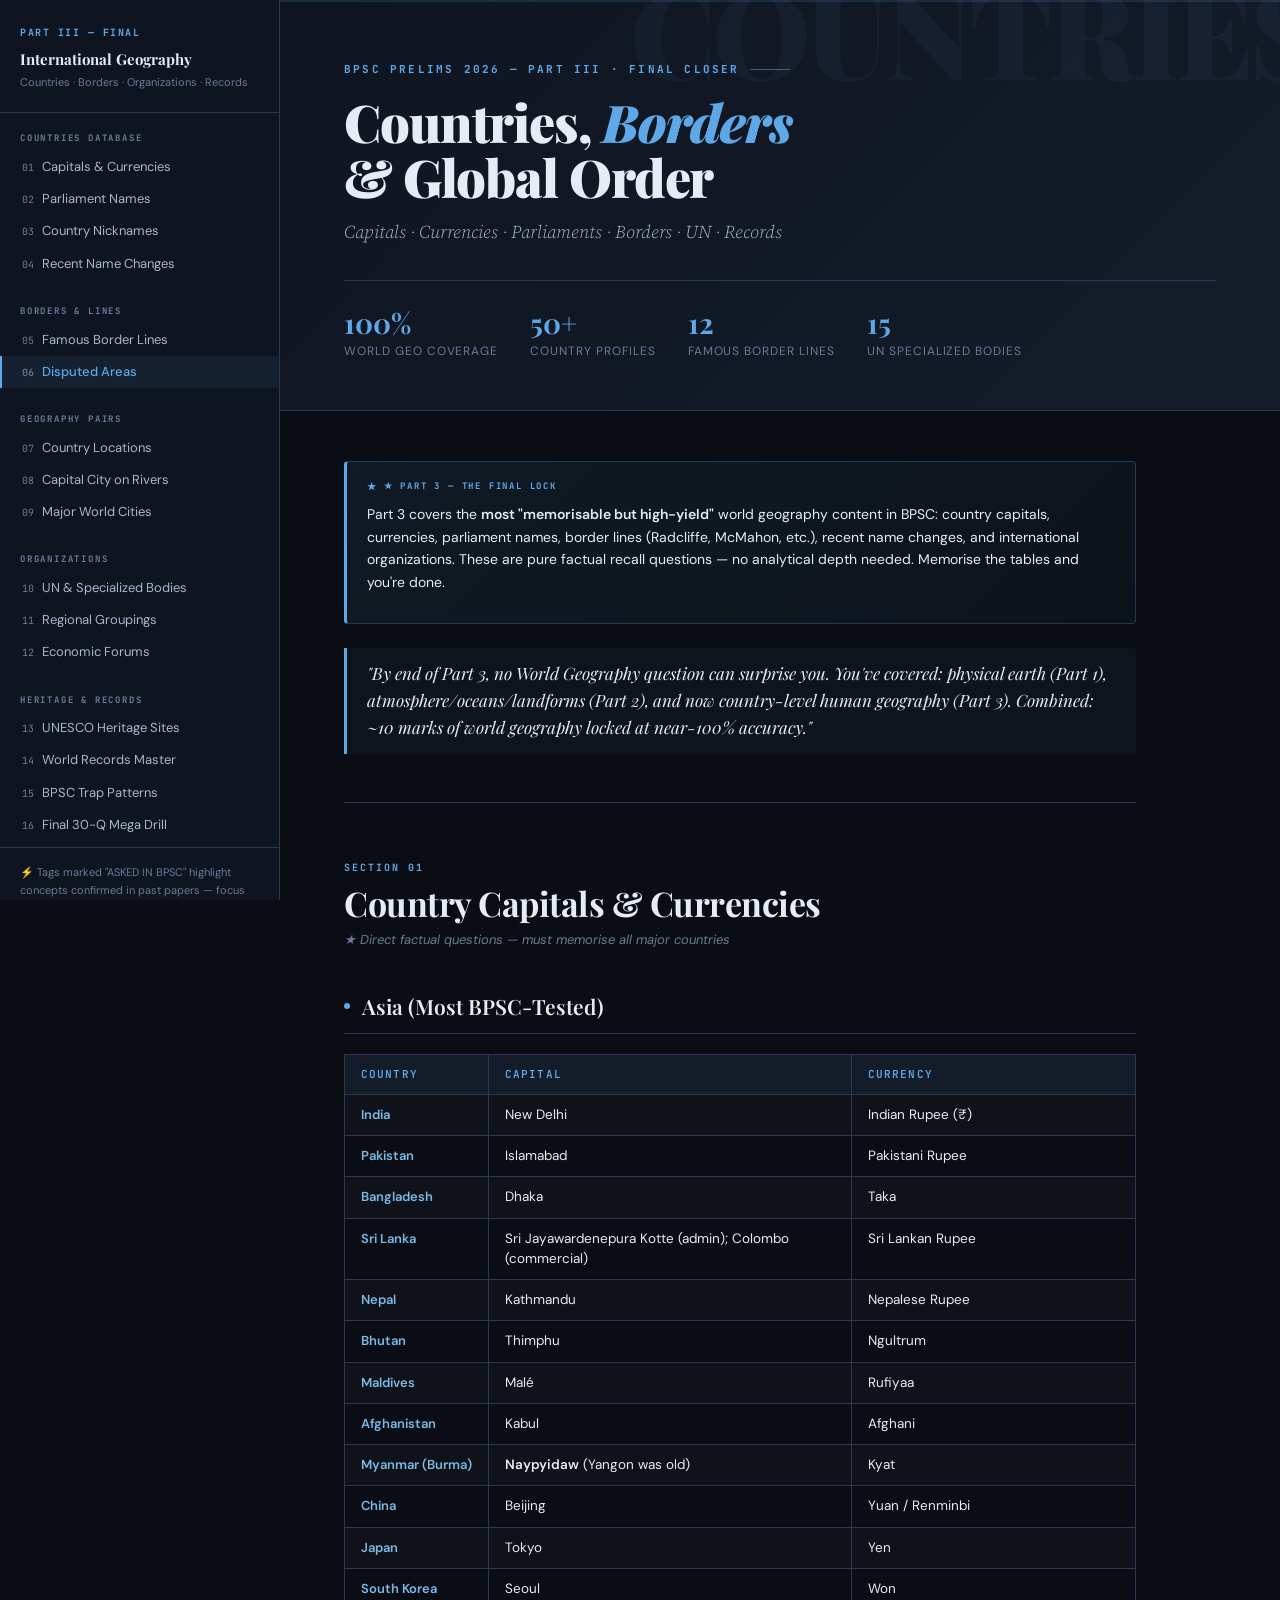
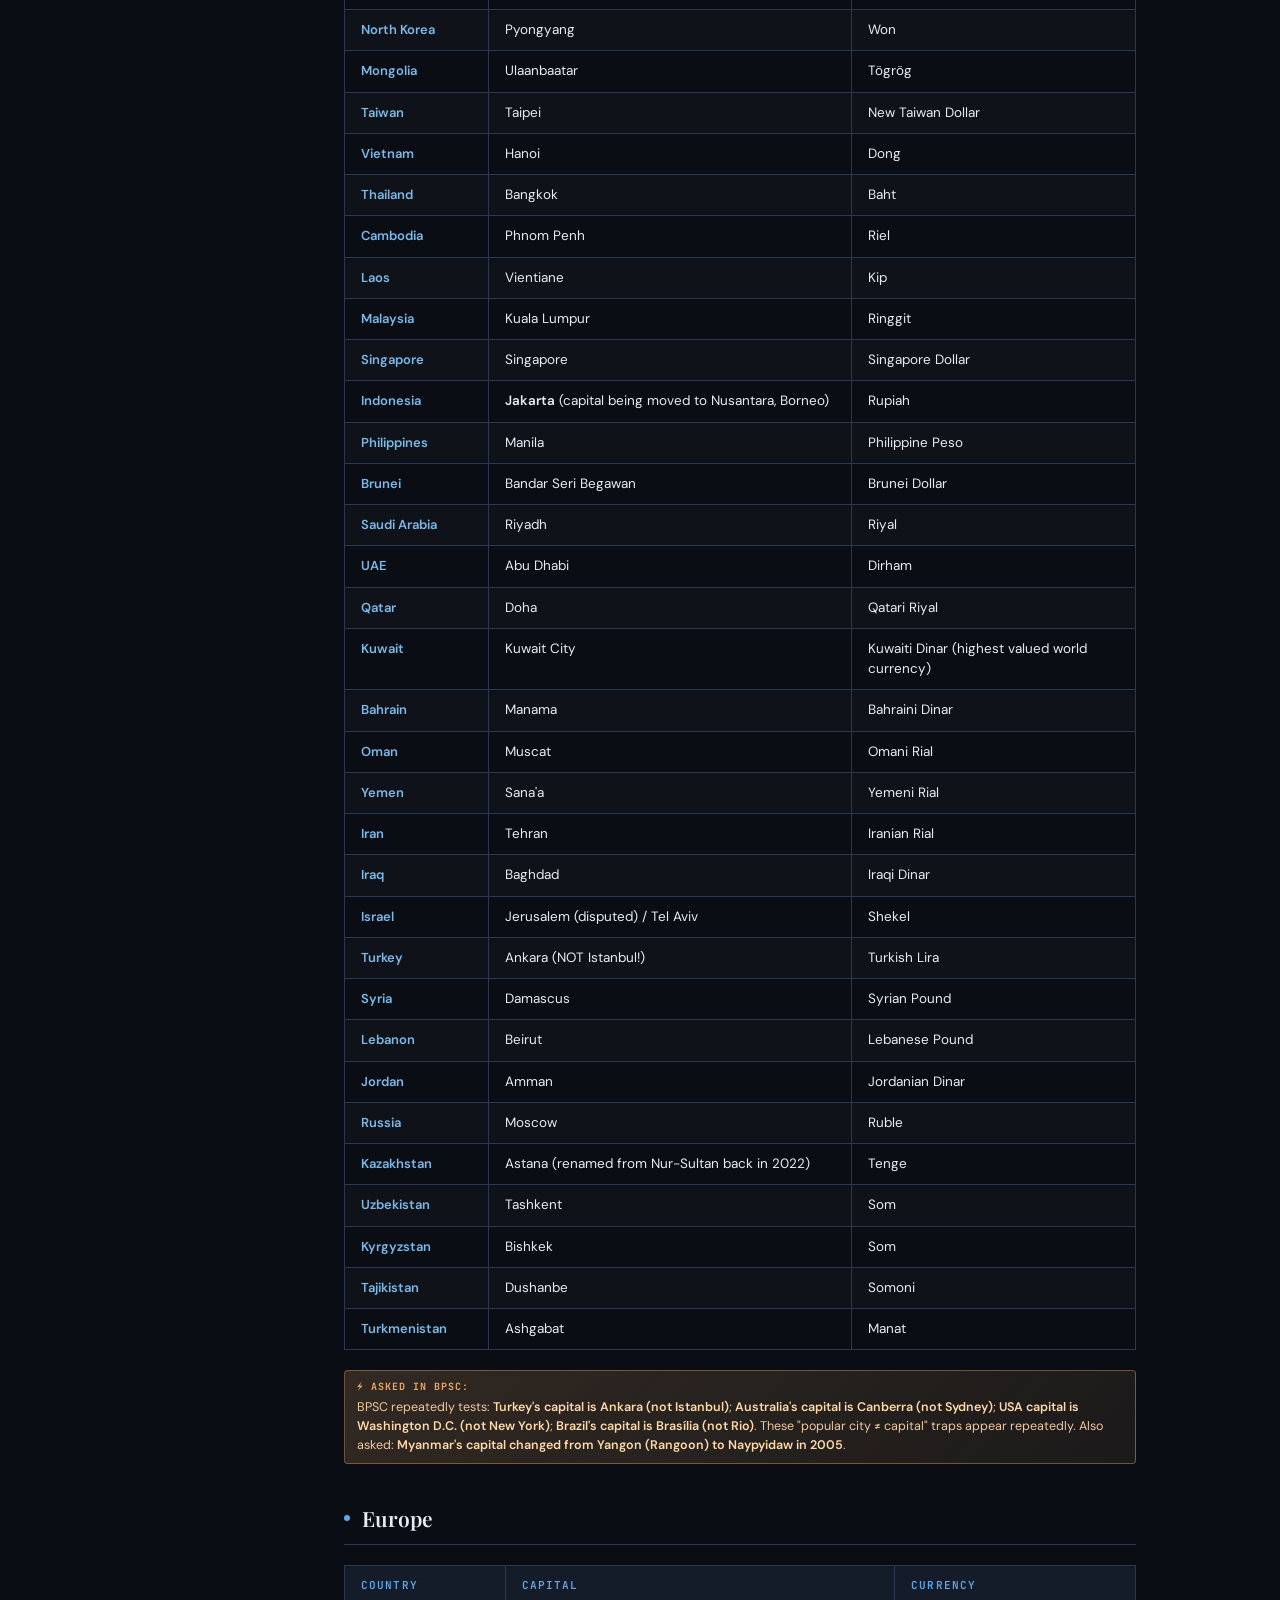
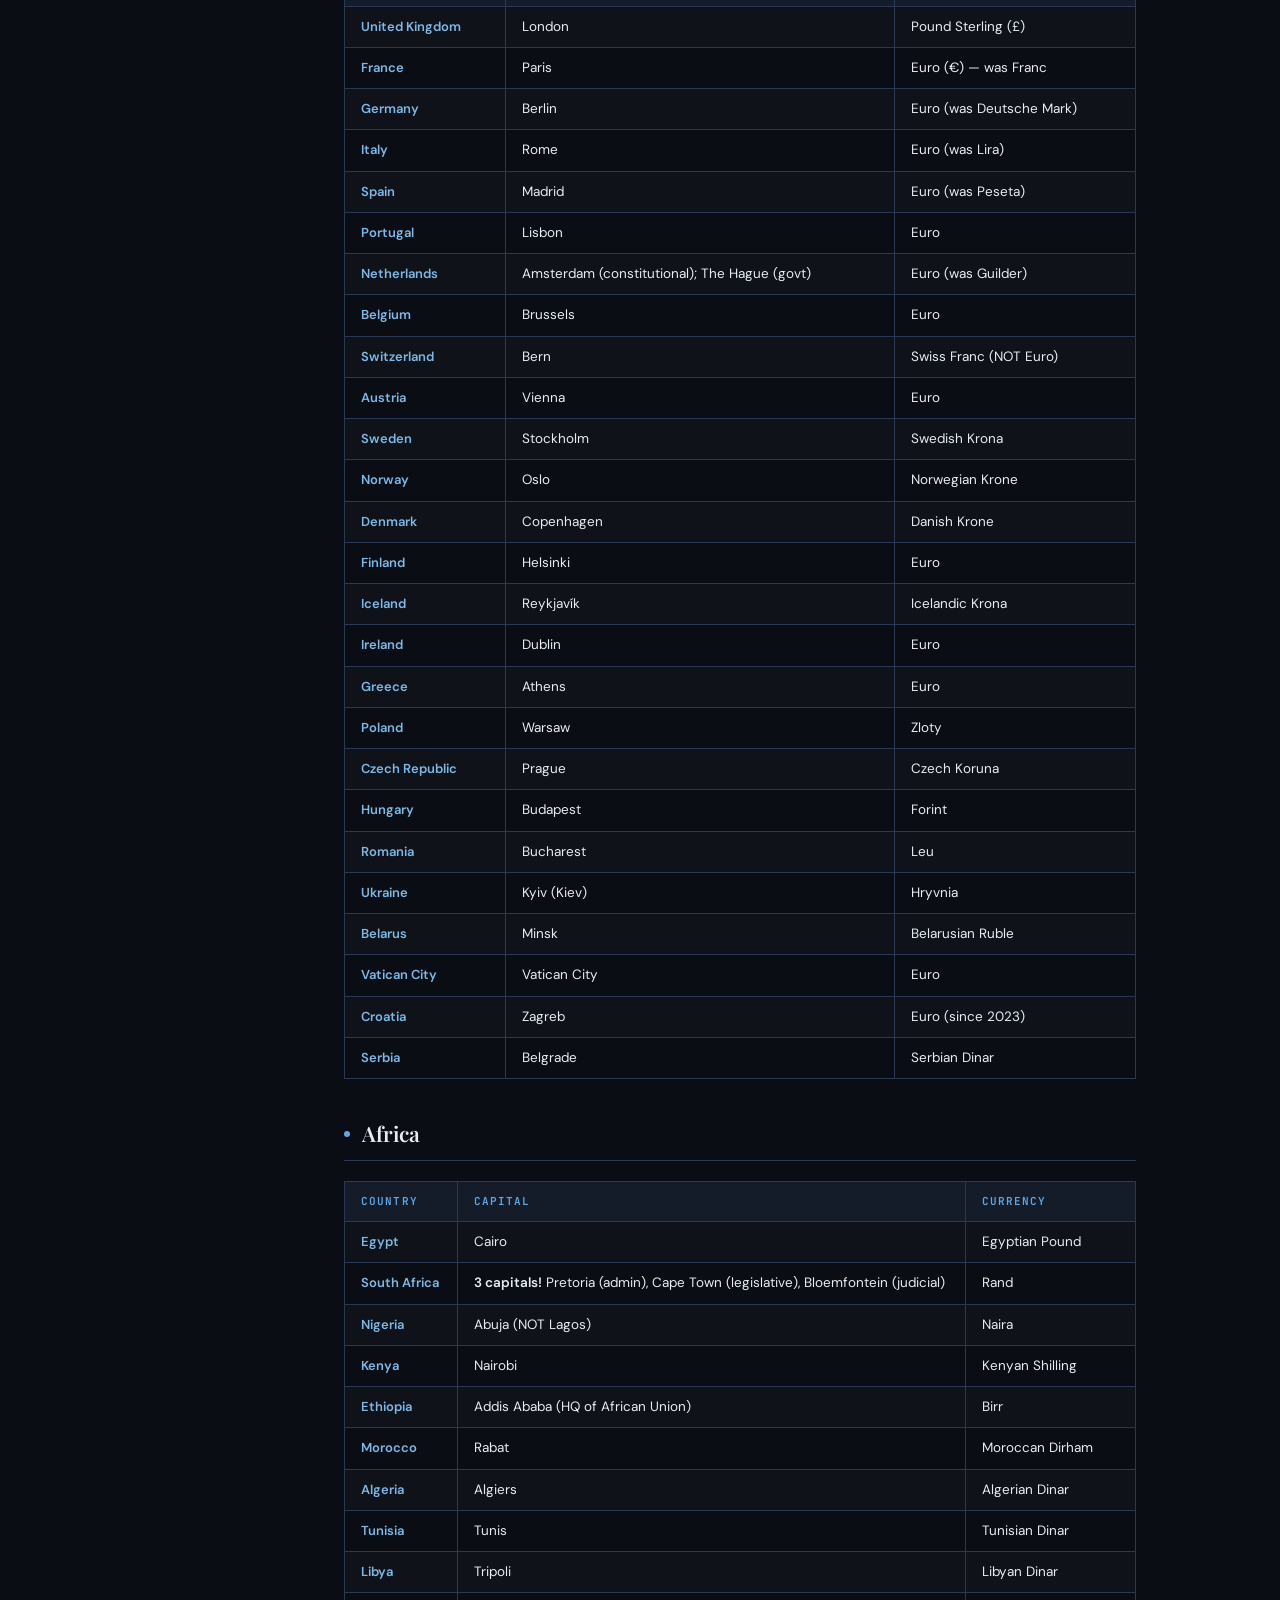
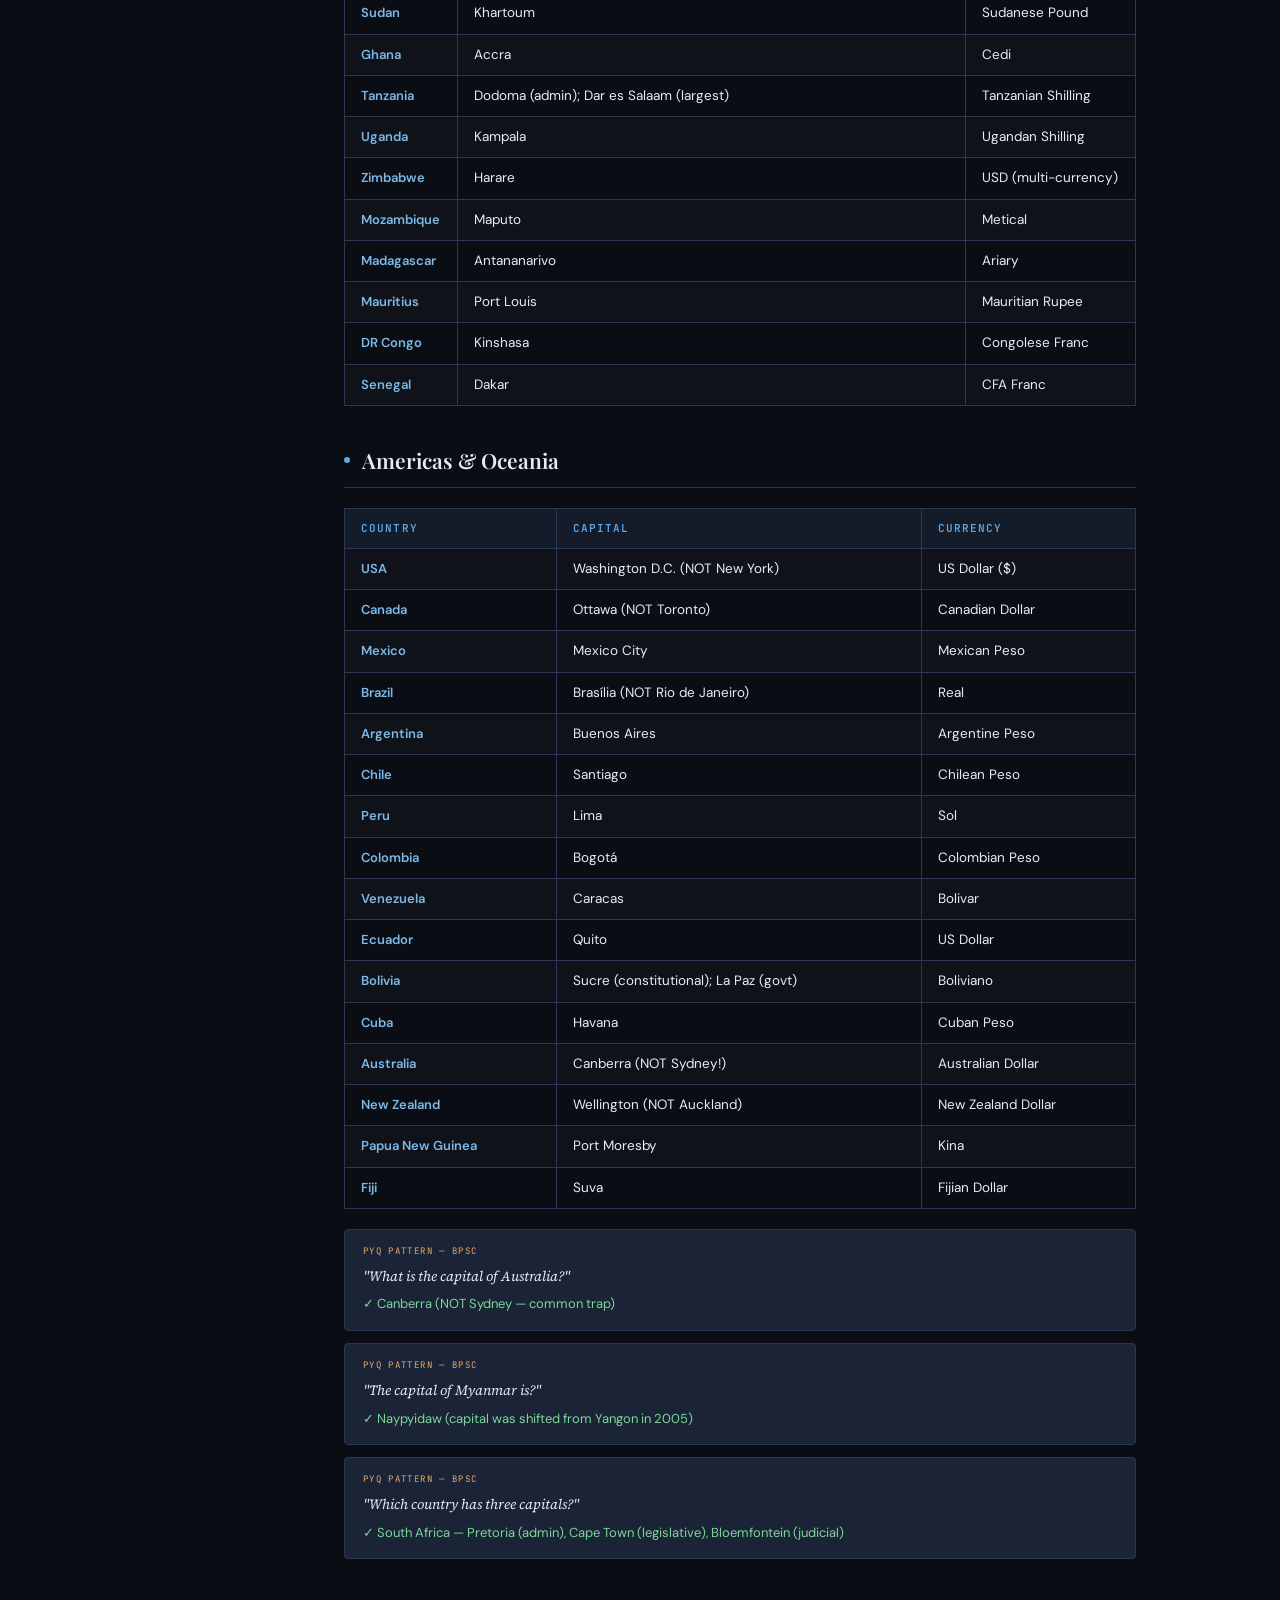
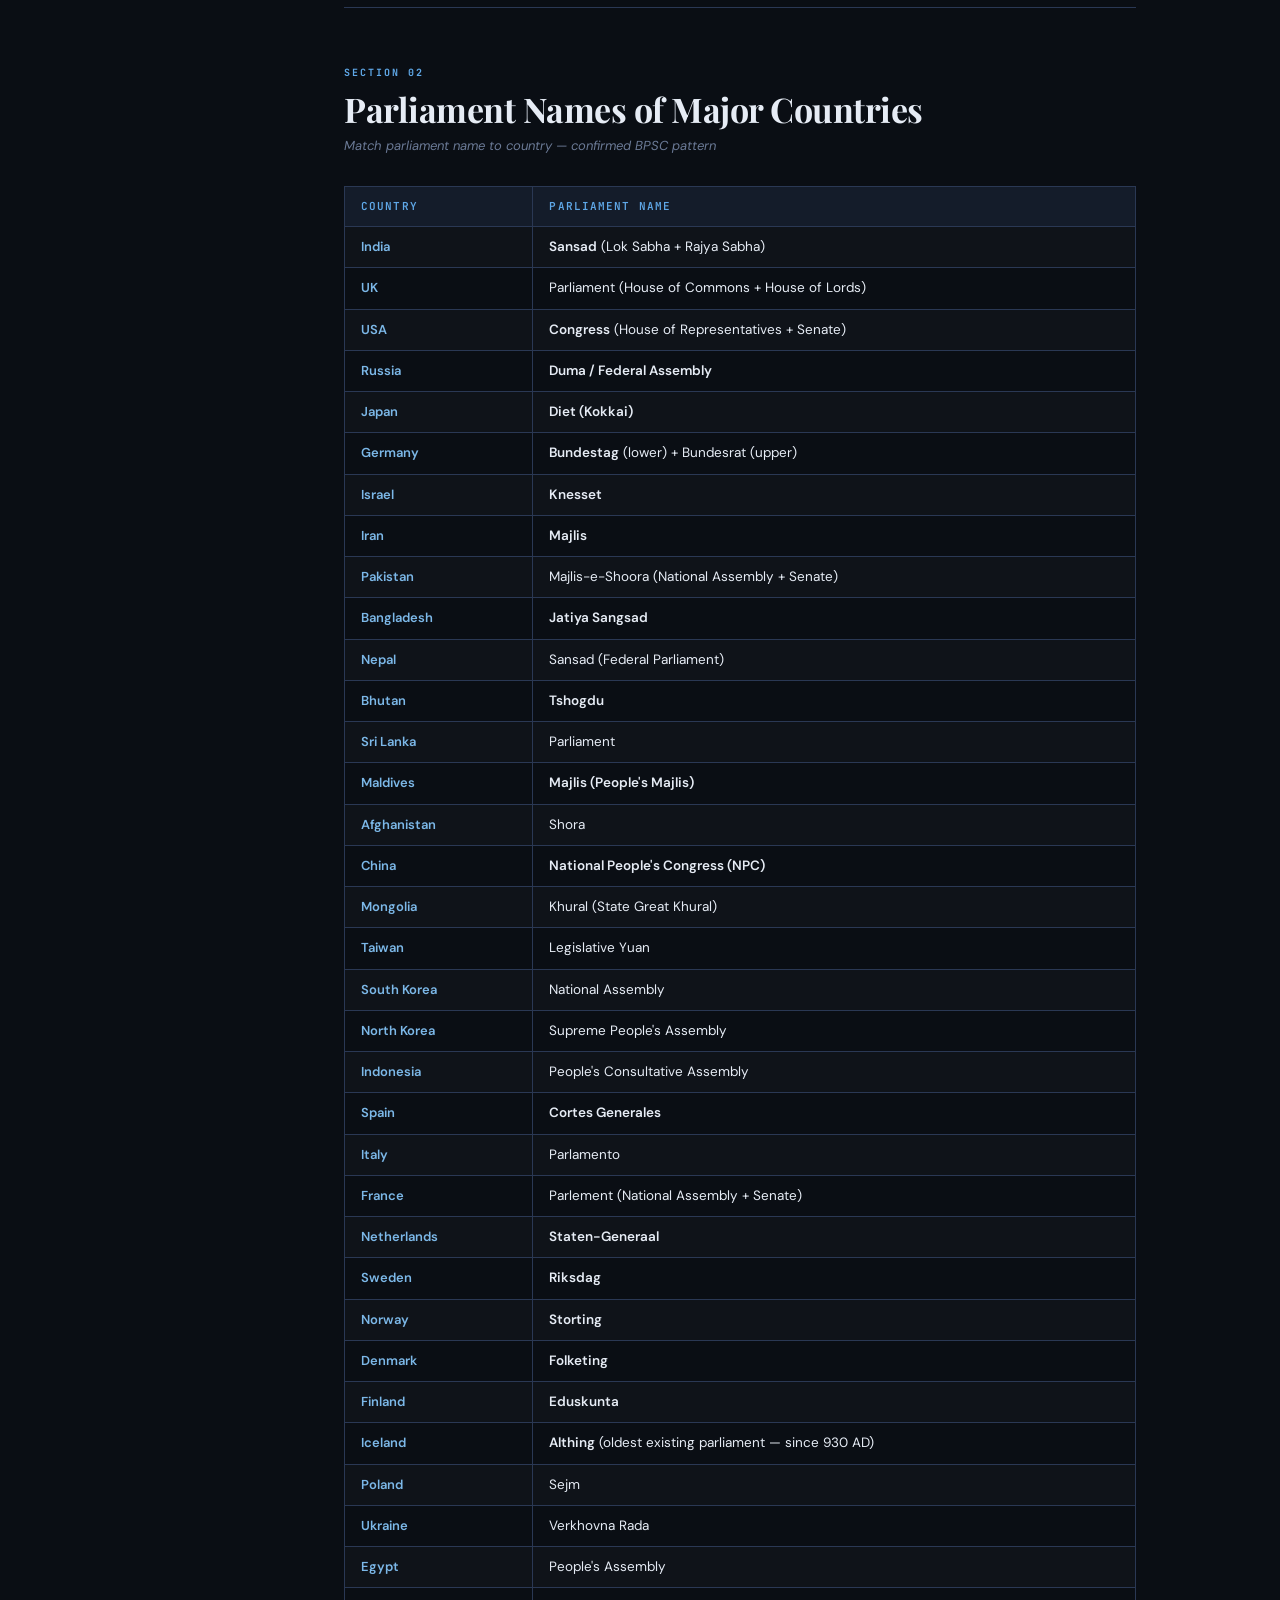
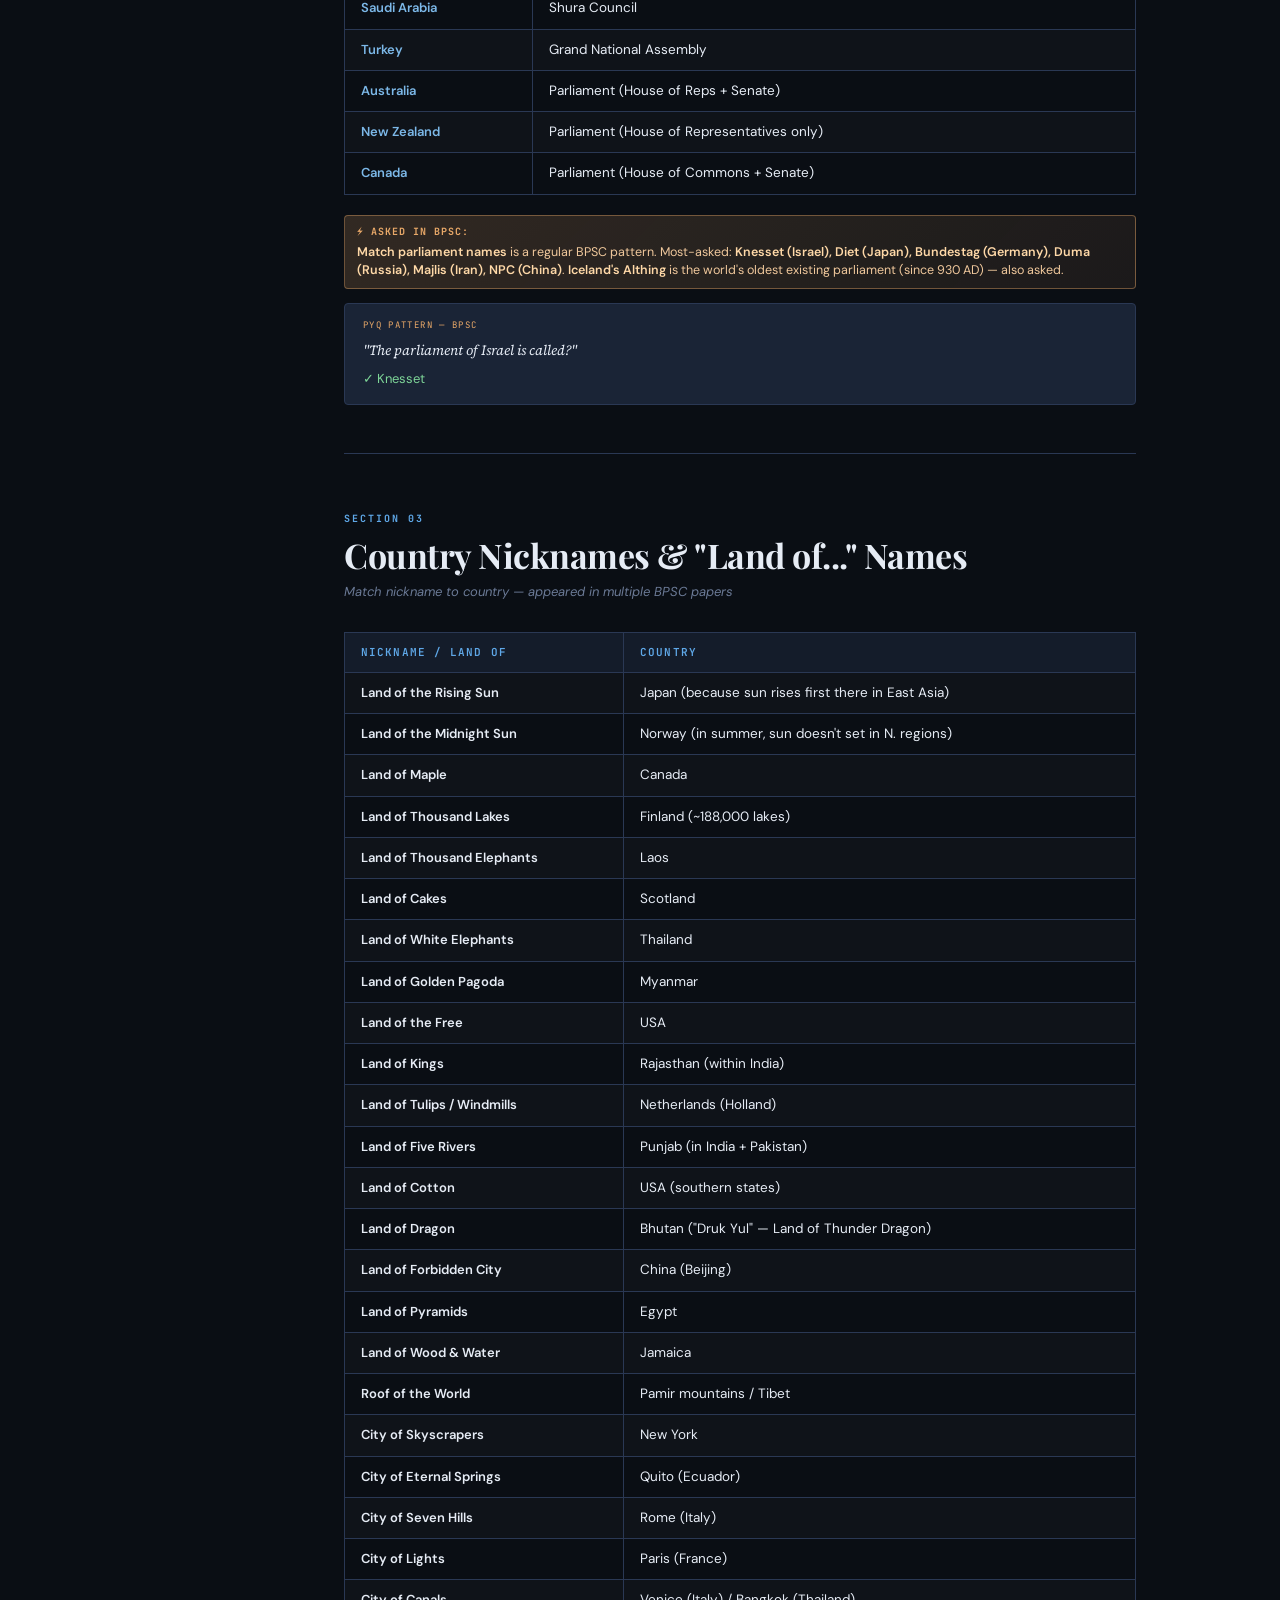
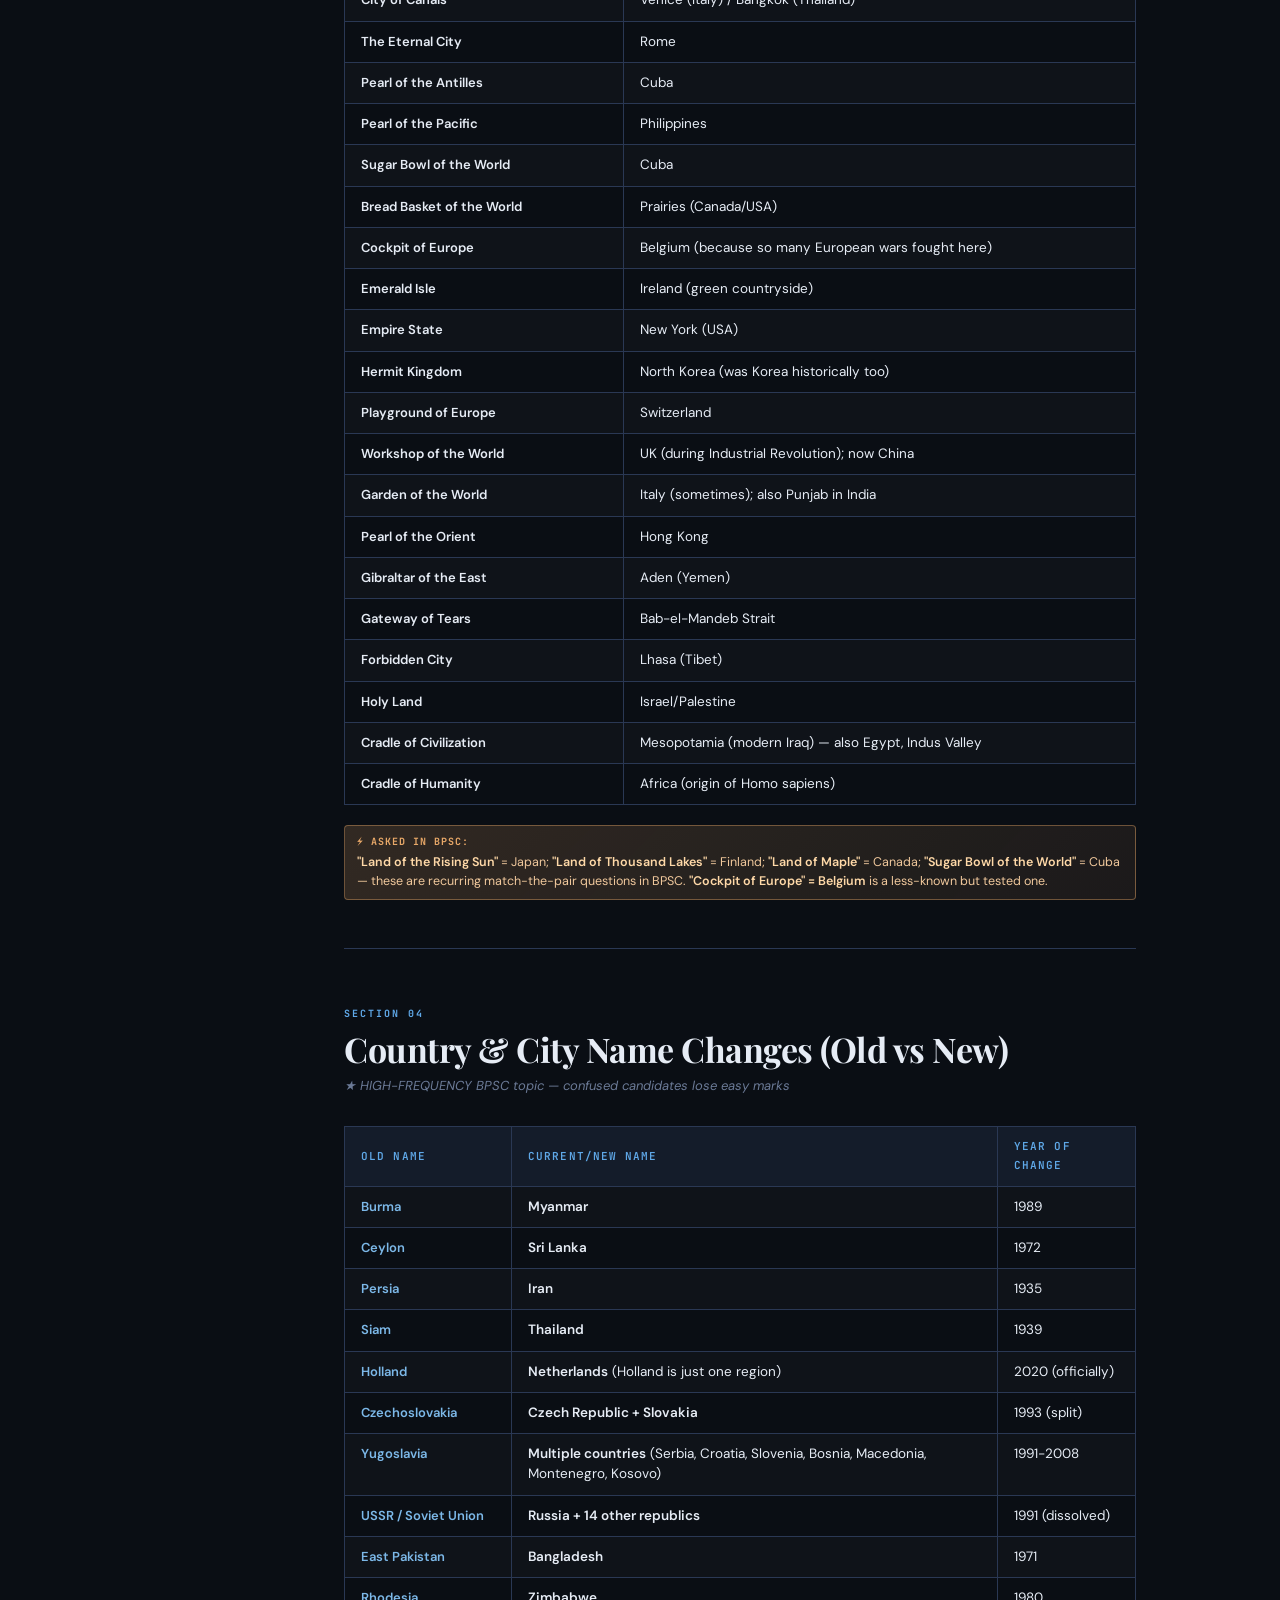
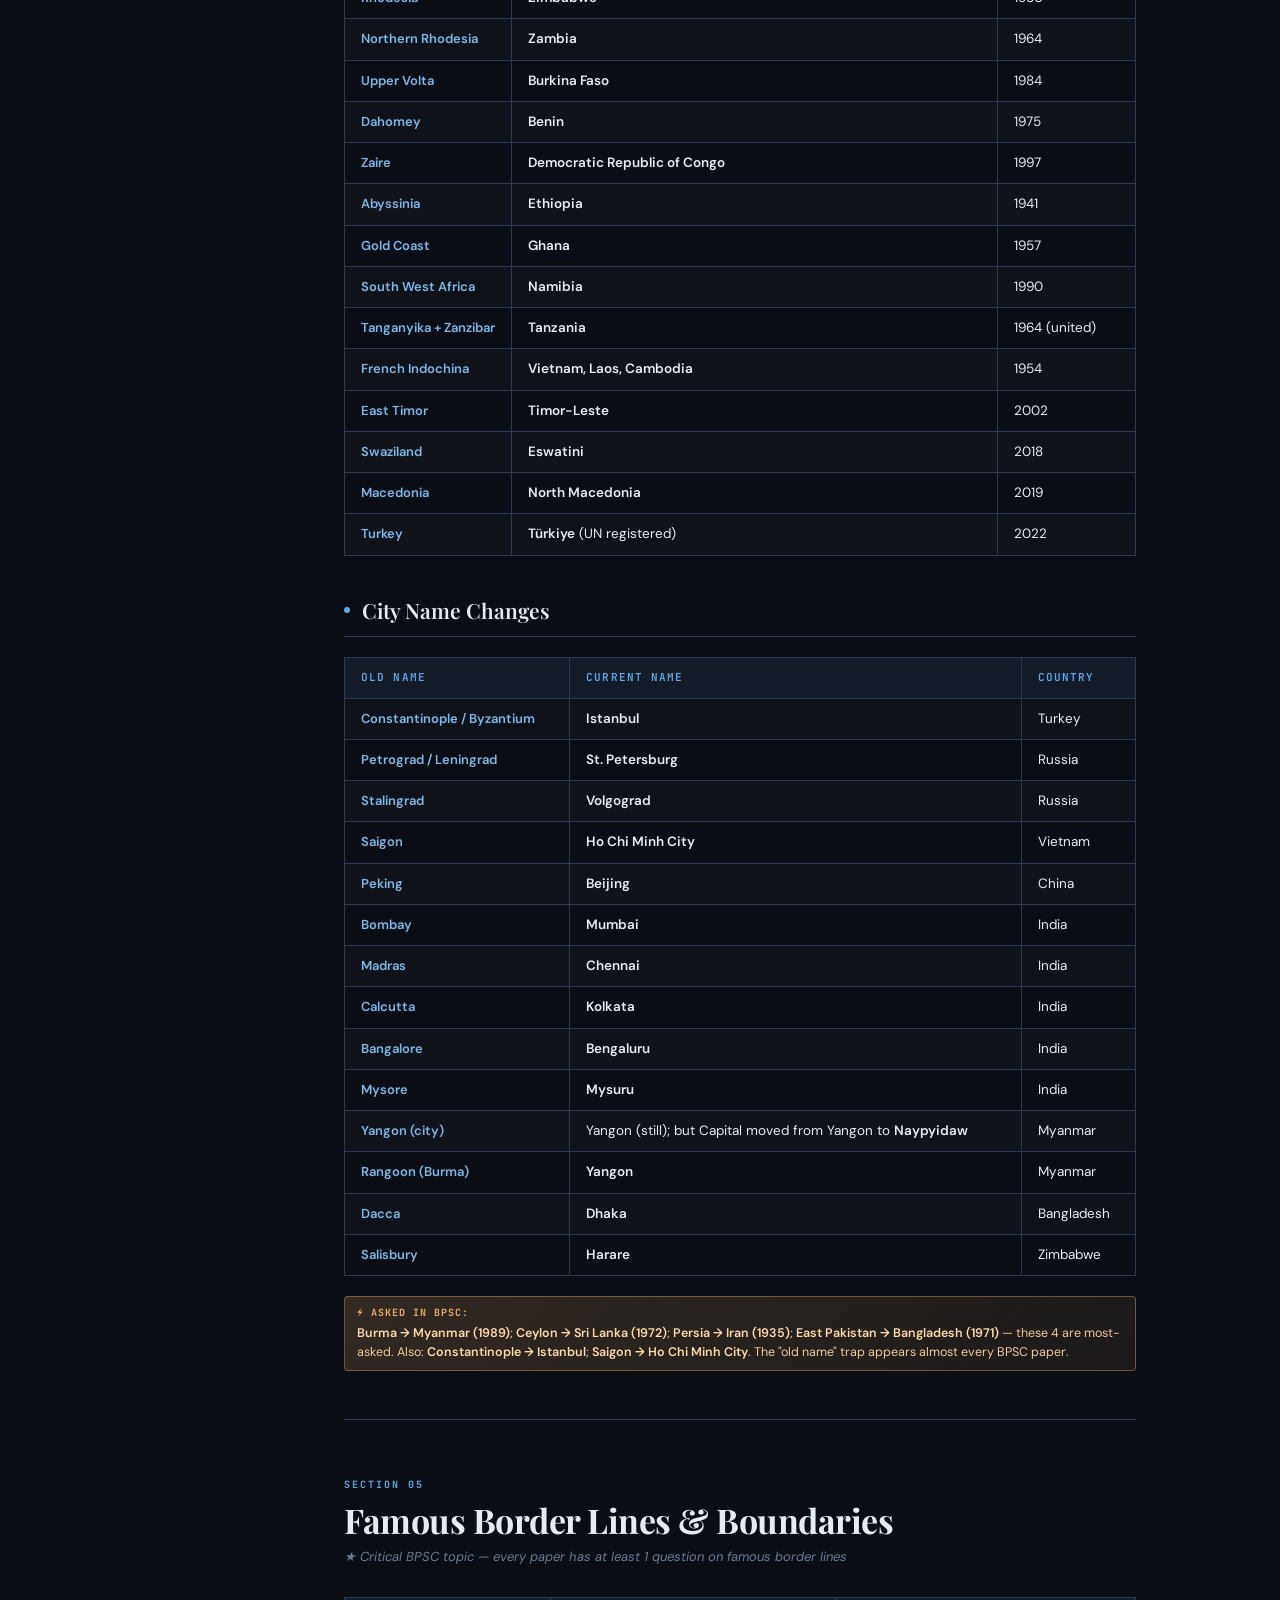
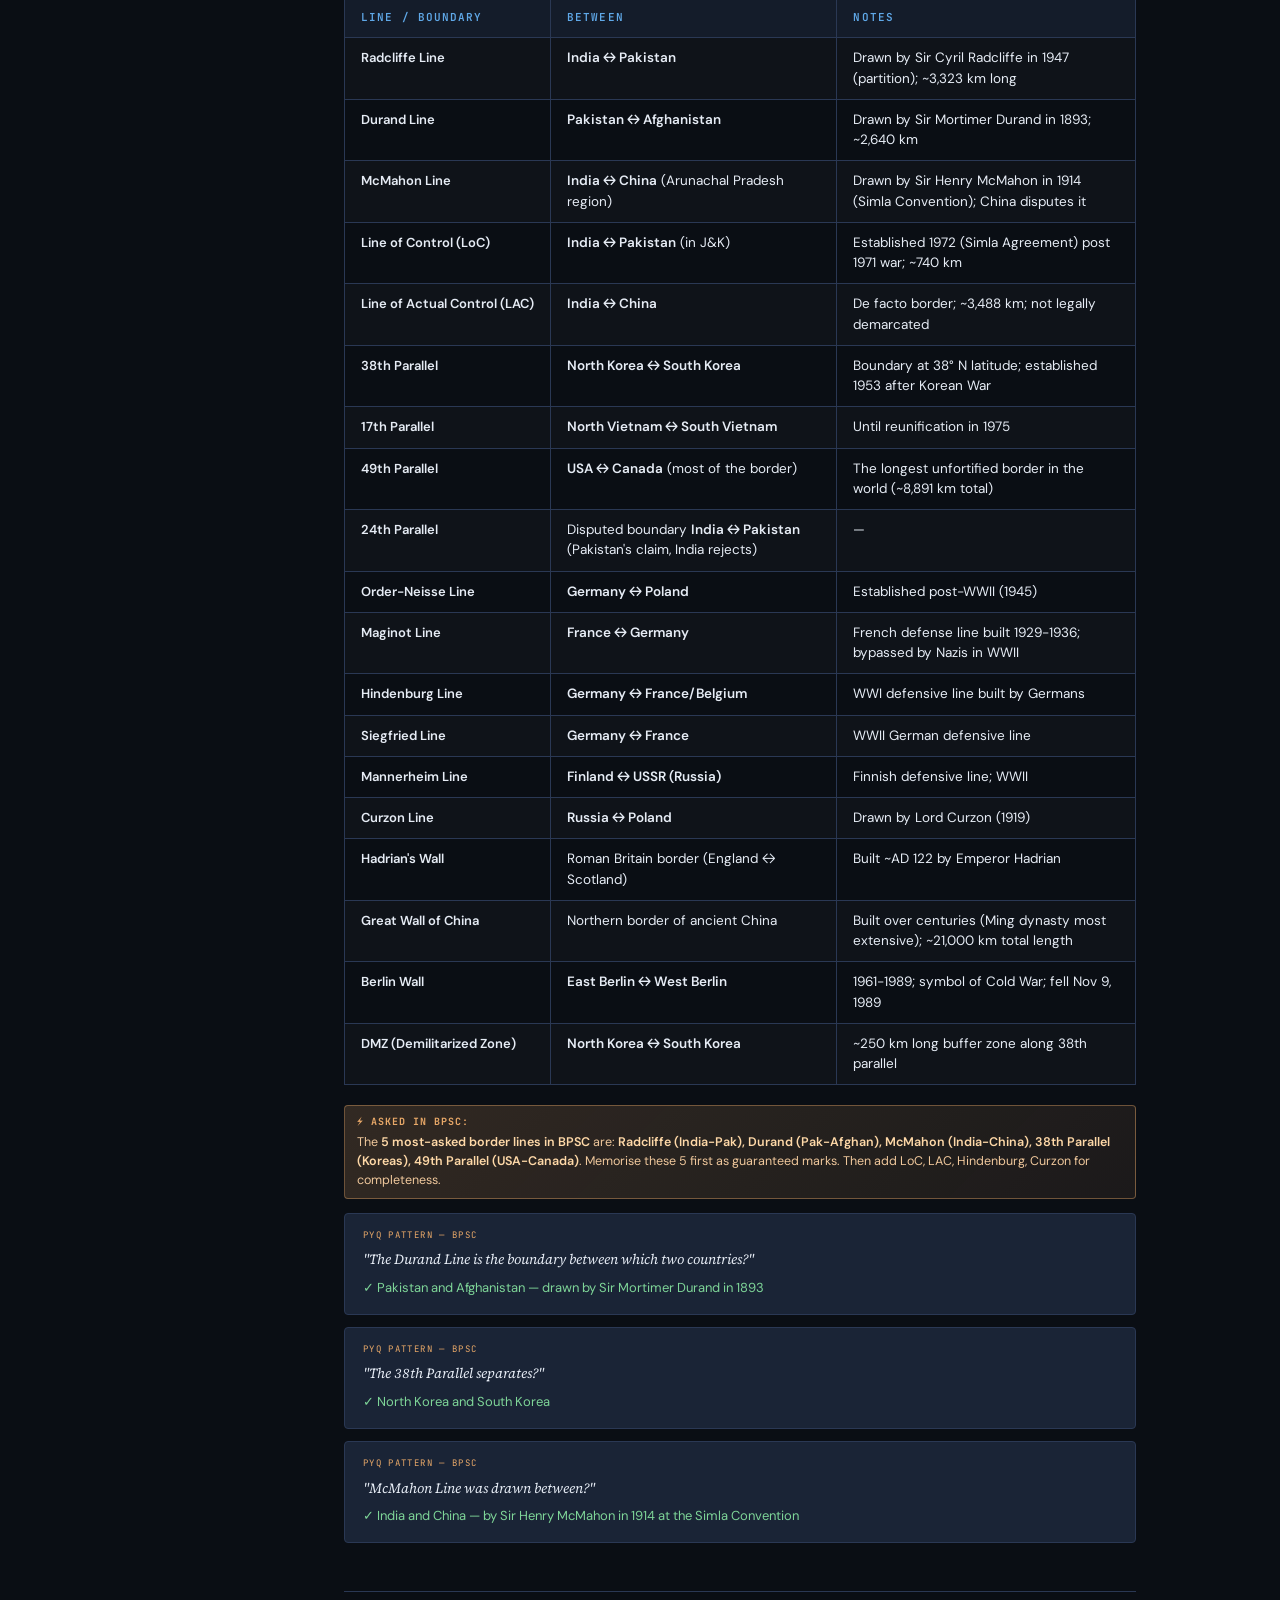
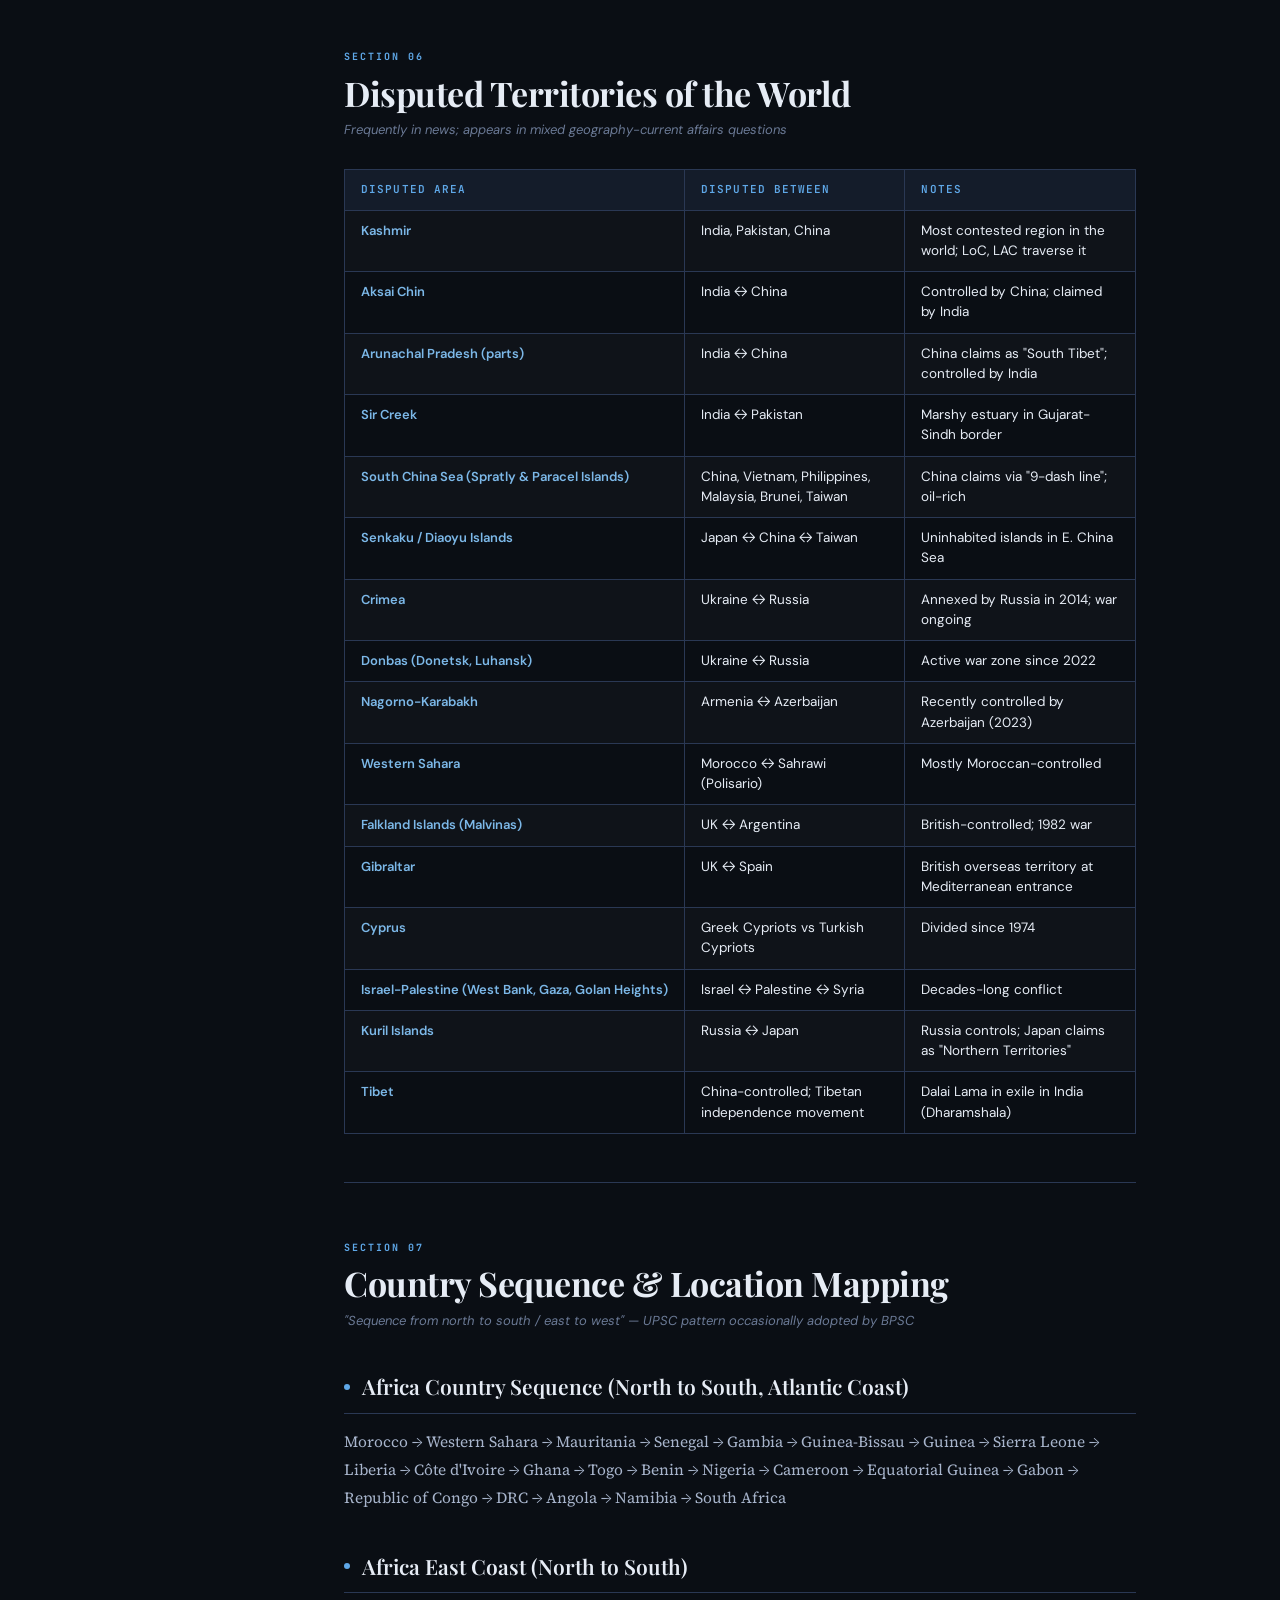
<file: pages/geography/world/core-3.html>
<!DOCTYPE html>
<html lang="en">
<head>
<meta charset="UTF-8">
<meta name="viewport" content="width=device-width, initial-scale=1.0">
<title>International Geography — Part 3 (Final) | BPSC Prelims Master Guide</title>
<link href="https://fonts.googleapis.com/css2?family=Playfair+Display:ital,wght@0,400;0,600;0,700;0,900;1,400;1,700&family=Source+Serif+4:ital,opsz,wght@0,8..60,300;0,8..60,400;0,8..60,600;1,8..60,300;1,8..60,400&family=JetBrains+Mono:wght@400;500;700&family=DM+Sans:wght@300;400;500;600&display=swap" rel="stylesheet">
<style>
:root{--bg:#0a0e14;--bg2:#0f1520;--bg3:#141c2a;--bg4:#1a2436;--surface:#1f2b40;--border:#2a3854;--text:#e6ecf5;--text2:#a8b5cc;--text3:#6b7a96;--gold:#5fa8e8;--gold2:#7cb8e8;--amber:#e8a868;--red:#e87878;--green:#7ed598;--blue:#5fa8e8;--teal:#5fc8c8;--purple:#a890e8;--pink:#e890b8;--sidebar-w:280px}
*{margin:0;padding:0;box-sizing:border-box}
body{background:var(--bg);color:var(--text);font-family:'Source Serif 4',Georgia,serif;font-size:16px;line-height:1.75;display:flex;min-height:100vh}
.sidebar{width:var(--sidebar-w);min-width:var(--sidebar-w);background:var(--bg2);border-right:1px solid var(--border);position:fixed;top:0;left:0;bottom:0;overflow-y:auto;z-index:100;display:flex;flex-direction:column}
.sidebar::-webkit-scrollbar{width:4px}.sidebar::-webkit-scrollbar-track{background:var(--bg2)}.sidebar::-webkit-scrollbar-thumb{background:var(--border);border-radius:2px}
.sidebar-header{padding:24px 20px 20px;border-bottom:1px solid var(--border);background:var(--bg2);position:sticky;top:0;z-index:10}
.sidebar-part-badge{font-family:'JetBrains Mono',monospace;font-size:10px;font-weight:700;letter-spacing:.15em;color:var(--gold);text-transform:uppercase;margin-bottom:8px;display:block}
.sidebar-title{font-family:'Playfair Display',serif;font-size:15px;font-weight:700;color:var(--text);line-height:1.3}
.sidebar-sub{font-family:'DM Sans',sans-serif;font-size:11px;color:var(--text3);margin-top:4px}
.nav-section{padding:6px 0}
.nav-section-label{font-family:'JetBrains Mono',monospace;font-size:9px;font-weight:700;letter-spacing:.2em;color:var(--text3);text-transform:uppercase;padding:12px 20px 4px}
.nav-item{display:block;padding:7px 20px;font-family:'DM Sans',sans-serif;font-size:13px;color:var(--text2);text-decoration:none;border-left:2px solid transparent;transition:all .15s ease;cursor:pointer;line-height:1.4}
.nav-item:hover{color:var(--gold);background:rgba(95,168,232,.05);border-left-color:rgba(95,168,232,.3)}
.nav-item.active{color:var(--gold);background:rgba(95,168,232,.08);border-left-color:var(--gold);font-weight:500}
.nav-item .nav-num{font-family:'JetBrains Mono',monospace;font-size:10px;color:var(--text3);margin-right:8px}
.sidebar-footer{margin-top:auto;padding:16px 20px;border-top:1px solid var(--border);font-family:'DM Sans',sans-serif;font-size:11px;color:var(--text3);line-height:1.6}
.main{margin-left:var(--sidebar-w);flex:1;min-width:0}
.hero{background:linear-gradient(135deg,var(--bg2),var(--bg3));border-bottom:1px solid var(--border);padding:60px 64px 48px;position:relative;overflow:hidden}
.hero::before{content:'COUNTRIES';position:absolute;right:-40px;top:-30px;font-family:'Playfair Display',serif;font-size:120px;font-weight:900;color:rgba(95,168,232,.05);letter-spacing:-4px;pointer-events:none;line-height:1}
.hero-eyebrow{font-family:'JetBrains Mono',monospace;font-size:11px;font-weight:700;letter-spacing:.2em;color:var(--gold);text-transform:uppercase;margin-bottom:16px;display:flex;align-items:center;gap:10px}
.hero-eyebrow::after{content:'';display:block;width:40px;height:1px;background:var(--gold);opacity:.5}
.hero-title{font-family:'Playfair Display',serif;font-size:52px;font-weight:900;line-height:1.05;color:var(--text);margin-bottom:8px;letter-spacing:-1px}
.hero-title span{color:var(--gold);font-style:italic}
.hero-subtitle{font-family:'Source Serif 4',serif;font-size:18px;color:var(--text2);margin-top:12px;font-style:italic;font-weight:300}
.hero-stats{display:flex;gap:32px;margin-top:32px;padding-top:28px;border-top:1px solid var(--border);flex-wrap:wrap}
.hero-stat{display:flex;flex-direction:column;gap:4px}
.hero-stat-num{font-family:'Playfair Display',serif;font-size:28px;font-weight:700;color:var(--gold);line-height:1}
.hero-stat-label{font-family:'DM Sans',sans-serif;font-size:12px;color:var(--text3);text-transform:uppercase;letter-spacing:.08em}
.content{padding:0 64px 80px;max-width:920px}
.section{padding-top:56px;border-top:1px solid var(--border);margin-top:48px}
.section:first-child{border-top:none;margin-top:0;padding-top:48px}
.section-number{font-family:'JetBrains Mono',monospace;font-size:10px;font-weight:700;color:var(--gold);letter-spacing:.2em;text-transform:uppercase;margin-bottom:8px;display:block}
.section-title{font-family:'Playfair Display',serif;font-size:34px;font-weight:700;color:var(--text);line-height:1.15;margin-bottom:6px;letter-spacing:-.5px}
.section-desc{font-family:'DM Sans',sans-serif;font-size:13px;color:var(--text3);margin-bottom:28px;font-style:italic}
.subsection{margin-top:36px}
.subsection-title{font-family:'Playfair Display',serif;font-size:21px;font-weight:600;color:var(--text);margin-bottom:14px;padding-bottom:8px;border-bottom:1px solid var(--border);display:flex;align-items:center;gap:12px}
.subsection-title .bullet{width:6px;height:6px;background:var(--gold);border-radius:50%;flex-shrink:0}
.exam-box{background:linear-gradient(135deg,rgba(95,168,232,.08),rgba(95,168,232,.03));border:1px solid rgba(95,168,232,.25);border-left:3px solid var(--gold);border-radius:4px;padding:16px 20px;margin:20px 0}
.exam-box-label{font-family:'JetBrains Mono',monospace;font-size:9px;font-weight:700;color:var(--gold);letter-spacing:.2em;text-transform:uppercase;margin-bottom:8px;display:flex;align-items:center;gap:6px}
.exam-box-label::before{content:'★';font-size:10px}
.exam-box p,.exam-box li{font-family:'DM Sans',sans-serif;font-size:14px;color:var(--text);line-height:1.6}
.exam-box ul{list-style:none;padding:0}
.exam-box li{padding:3px 0 3px 16px;position:relative}
.exam-box li::before{content:'→';position:absolute;left:0;color:var(--gold);font-size:12px}
.warn-box{background:rgba(232,120,120,.07);border:1px solid rgba(232,120,120,.2);border-left:3px solid var(--red);border-radius:4px;padding:14px 18px;margin:16px 0}
.warn-box-label{font-family:'JetBrains Mono',monospace;font-size:9px;font-weight:700;color:var(--red);letter-spacing:.2em;text-transform:uppercase;margin-bottom:6px}
.warn-box p{font-family:'DM Sans',sans-serif;font-size:13.5px;color:#e8a8a8;line-height:1.55}
.fact-table{width:100%;border-collapse:collapse;margin:20px 0;font-family:'DM Sans',sans-serif}
.fact-table th{background:var(--bg3);color:var(--gold);font-size:11px;font-weight:600;letter-spacing:.1em;text-transform:uppercase;padding:10px 16px;text-align:left;border:1px solid var(--border);font-family:'JetBrains Mono',monospace}
.fact-table td{padding:10px 16px;font-size:13.5px;color:var(--text);border:1px solid var(--border);line-height:1.5;vertical-align:top}
.fact-table tr:nth-child(even) td{background:rgba(255,255,255,.02)}
.fact-table tr:hover td{background:rgba(95,168,232,.04)}
.fact-table td.key{color:var(--gold2);font-weight:600;font-size:13px;white-space:nowrap}
.fact-table td.hl{color:var(--gold);font-family:'JetBrains Mono',monospace;font-size:13px;font-weight:700}
.bpsc-q{background:var(--bg4);border:1px solid var(--border);border-radius:4px;padding:14px 18px;margin:12px 0}
.bpsc-q-label{font-family:'JetBrains Mono',monospace;font-size:9px;color:var(--amber);letter-spacing:.15em;text-transform:uppercase;margin-bottom:6px}
.bpsc-q-text{font-family:'Source Serif 4',serif;font-size:14px;color:var(--text);font-style:italic;line-height:1.55;margin-bottom:6px}
.bpsc-q-ans{font-family:'DM Sans',sans-serif;font-size:13px;color:var(--green)}
.bpsc-q-ans::before{content:'✓ '}
p{margin-bottom:14px;color:var(--text2);font-size:15.5px;line-height:1.8}
strong{color:var(--text);font-weight:600}
em{color:var(--gold2);font-style:normal;font-weight:600}
ul.cl{list-style:none;padding:0;margin:10px 0 16px}
ul.cl li{padding:6px 0 6px 22px;position:relative;font-family:'DM Sans',sans-serif;font-size:14.5px;color:var(--text2);line-height:1.5;border-bottom:1px solid rgba(255,255,255,.03)}
ul.cl li:last-child{border-bottom:none}
ul.cl li::before{content:'◆';position:absolute;left:0;color:var(--gold);font-size:8px;top:10px}
ul.cl li strong{color:var(--text)}
.divider{height:1px;background:var(--border);margin:28px 0}
.grid-2{display:grid;grid-template-columns:1fr 1fr;gap:14px;margin:16px 0}
.grid-3{display:grid;grid-template-columns:1fr 1fr 1fr;gap:14px;margin:16px 0}
.grid-card{background:var(--bg3);border:1px solid var(--border);border-radius:6px;padding:16px}
.grid-card-title{font-family:'DM Sans',sans-serif;font-size:12px;font-weight:600;color:var(--gold);text-transform:uppercase;letter-spacing:.08em;margin-bottom:10px}
.grid-card ul{list-style:none;padding:0}
.grid-card li{font-family:'DM Sans',sans-serif;font-size:13px;color:var(--text2);padding:4px 0;border-bottom:1px solid rgba(255,255,255,.03);line-height:1.4}
.grid-card li:last-child{border-bottom:none}
.grid-card li strong{color:var(--text)}
.memo{background:var(--bg4);border-radius:4px;padding:12px 16px;margin:10px 0;font-family:'JetBrains Mono',monospace;font-size:12.5px;color:var(--teal);line-height:1.7;border-left:2px solid var(--teal)}
.memo strong{color:var(--gold)}
.progress-bar{position:fixed;top:0;left:var(--sidebar-w);right:0;height:2px;background:rgba(95,168,232,.15);z-index:200}
.progress-fill{height:100%;background:var(--gold);width:0%;transition:width .1s linear}
.pull-quote{border-left:3px solid var(--gold);padding:12px 20px;margin:24px 0;background:rgba(95,168,232,.04);border-radius:0 4px 4px 0}
.pull-quote p{font-family:'Playfair Display',serif;font-size:17px;font-style:italic;color:var(--text);line-height:1.6;margin:0}

/* INLINE BPSC TAG */
.asked{display:inline-flex;align-items:center;gap:6px;background:linear-gradient(135deg,rgba(232,168,104,.18),rgba(232,168,104,.08));border:1px solid rgba(232,168,104,.4);border-radius:4px;padding:8px 12px;margin:8px 0;font-family:'DM Sans',sans-serif;font-size:12.5px;color:#f0c89c;line-height:1.5}
.asked::before{content:'⚡ ASKED IN BPSC:';font-family:'JetBrains Mono',monospace;font-weight:700;font-size:10px;color:var(--amber);letter-spacing:.1em;flex-shrink:0;margin-right:4px}
.asked.block{display:block;margin:14px 0}
.asked.block::before{display:block;margin-bottom:4px}
.asked strong{color:#ffd9a8}

/* COUNTRY CARD */
.country-card{background:linear-gradient(135deg,var(--bg3),var(--bg4));border:1px solid var(--border);border-radius:8px;margin:12px 0;overflow:hidden;border-left:4px solid var(--gold)}
.country-header{padding:11px 18px;background:var(--surface);display:flex;align-items:baseline;gap:14px;flex-wrap:wrap;border-bottom:1px solid var(--border)}
.country-name{font-family:'Playfair Display',serif;font-size:17px;font-weight:700;color:var(--gold)}
.country-tag{font-family:'JetBrains Mono',monospace;font-size:10px;background:rgba(95,168,232,.12);color:var(--gold);padding:3px 10px;border-radius:20px;letter-spacing:.1em;font-weight:600}
.country-body{padding:12px 18px;font-family:'DM Sans',sans-serif;font-size:13px;color:var(--text2);line-height:1.55}
.country-body strong{color:var(--gold2)}
.country-grid{display:grid;grid-template-columns:1fr 1fr;gap:6px 14px;font-family:'DM Sans',sans-serif;font-size:12.5px;color:var(--text2);line-height:1.5;margin-top:8px}
.country-grid strong{color:var(--text3);font-family:'JetBrains Mono',monospace;font-size:10px;text-transform:uppercase;letter-spacing:.1em;display:block;margin-bottom:1px}

/* RECORD ROW */
.record{display:grid;grid-template-columns:auto 1fr;gap:14px;align-items:center;background:var(--bg3);border:1px solid var(--border);border-radius:6px;padding:11px 16px;margin:6px 0;border-left:3px solid var(--gold)}
.record-num{font-family:'Playfair Display',serif;font-size:18px;font-weight:700;color:var(--gold);min-width:36px}
.record-text{font-family:'DM Sans',sans-serif;font-size:13.5px;color:var(--text);line-height:1.5}
.record-text strong{color:var(--gold2)}
.record-text small{display:block;font-size:11px;color:var(--text3);margin-top:2px;font-family:'JetBrains Mono',monospace;letter-spacing:.05em}

@media(max-width:900px){.sidebar{display:none}.main{margin-left:0}.hero{padding:32px 24px}.content{padding:0 24px 60px}.grid-2,.grid-3,.country-grid{grid-template-columns:1fr}.hero-stats{gap:20px}.hero-title{font-size:36px}}
</style>
</head>
<body>
<div class="progress-bar"><div class="progress-fill" id="pf"></div></div>

<nav class="sidebar">
  <div class="sidebar-header">
    <span class="sidebar-part-badge">Part III — FINAL</span>
    <div class="sidebar-title">International Geography</div>
    <div class="sidebar-sub">Countries · Borders · Organizations · Records</div>
  </div>
  <div class="nav-section">
    <div class="nav-section-label">Countries Database</div>
    <a class="nav-item" href="#s1"><span class="nav-num">01</span>Capitals & Currencies</a>
    <a class="nav-item" href="#s2"><span class="nav-num">02</span>Parliament Names</a>
    <a class="nav-item" href="#s3"><span class="nav-num">03</span>Country Nicknames</a>
    <a class="nav-item" href="#s4"><span class="nav-num">04</span>Recent Name Changes</a>
  </div>
  <div class="nav-section">
    <div class="nav-section-label">Borders & Lines</div>
    <a class="nav-item" href="#s5"><span class="nav-num">05</span>Famous Border Lines</a>
    <a class="nav-item" href="#s6"><span class="nav-num">06</span>Disputed Areas</a>
  </div>
  <div class="nav-section">
    <div class="nav-section-label">Geography Pairs</div>
    <a class="nav-item" href="#s7"><span class="nav-num">07</span>Country Locations</a>
    <a class="nav-item" href="#s8"><span class="nav-num">08</span>Capital City on Rivers</a>
    <a class="nav-item" href="#s9"><span class="nav-num">09</span>Major World Cities</a>
  </div>
  <div class="nav-section">
    <div class="nav-section-label">Organizations</div>
    <a class="nav-item" href="#s10"><span class="nav-num">10</span>UN & Specialized Bodies</a>
    <a class="nav-item" href="#s11"><span class="nav-num">11</span>Regional Groupings</a>
    <a class="nav-item" href="#s12"><span class="nav-num">12</span>Economic Forums</a>
  </div>
  <div class="nav-section">
    <div class="nav-section-label">Heritage & Records</div>
    <a class="nav-item" href="#s13"><span class="nav-num">13</span>UNESCO Heritage Sites</a>
    <a class="nav-item" href="#s14"><span class="nav-num">14</span>World Records Master</a>
    <a class="nav-item" href="#s15"><span class="nav-num">15</span>BPSC Trap Patterns</a>
    <a class="nav-item" href="#s16"><span class="nav-num">16</span>Final 30-Q Mega Drill</a>
  </div>
  <div class="sidebar-footer">⚡ Tags marked "ASKED IN BPSC" highlight concepts confirmed in past papers — focus extra here.</div>
</nav>

<main class="main">
<div class="hero">
  <div class="hero-eyebrow">BPSC Prelims 2026 — Part III · Final Closer</div>
  <h1 class="hero-title">Countries, <span>Borders</span><br>&amp; Global Order</h1>
  <div class="hero-subtitle">Capitals · Currencies · Parliaments · Borders · UN · Records</div>
  <div class="hero-stats">
    <div class="hero-stat"><div class="hero-stat-num">100%</div><div class="hero-stat-label">World Geo Coverage</div></div>
    <div class="hero-stat"><div class="hero-stat-num">50+</div><div class="hero-stat-label">Country Profiles</div></div>
    <div class="hero-stat"><div class="hero-stat-num">12</div><div class="hero-stat-label">Famous Border Lines</div></div>
    <div class="hero-stat"><div class="hero-stat-num">15</div><div class="hero-stat-label">UN Specialized Bodies</div></div>
  </div>
</div>

<div class="content">

<!-- Intro -->
<section class="section" id="intro" style="border-top:none;padding-top:30px;">
<div class="exam-box">
<div class="exam-box-label">★ Part 3 — The Final Lock</div>
<p>Part 3 covers the <strong>most "memorisable but high-yield"</strong> world geography content in BPSC: country capitals, currencies, parliament names, border lines (Radcliffe, McMahon, etc.), recent name changes, and international organizations. These are pure factual recall questions — no analytical depth needed. Memorise the tables and you're done.</p>
</div>
<div class="pull-quote"><p>"By end of Part 3, no World Geography question can surprise you. You've covered: physical earth (Part 1), atmosphere/oceans/landforms (Part 2), and now country-level human geography (Part 3). Combined: ~10 marks of world geography locked at near-100% accuracy."</p></div>
</section>

<!-- ============================== -->
<!-- S1: CAPITALS & CURRENCIES -->
<!-- ============================== -->
<section class="section" id="s1">
<span class="section-number">Section 01</span>
<h2 class="section-title">Country Capitals &amp; Currencies</h2>
<div class="section-desc">★ Direct factual questions — must memorise all major countries</div>

<div class="subsection">
<div class="subsection-title"><div class="bullet"></div>Asia (Most BPSC-Tested)</div>
<table class="fact-table">
<tr><th>Country</th><th>Capital</th><th>Currency</th></tr>
<tr><td class="key">India</td><td>New Delhi</td><td>Indian Rupee (₹)</td></tr>
<tr><td class="key">Pakistan</td><td>Islamabad</td><td>Pakistani Rupee</td></tr>
<tr><td class="key">Bangladesh</td><td>Dhaka</td><td>Taka</td></tr>
<tr><td class="key">Sri Lanka</td><td>Sri Jayawardenepura Kotte (admin); Colombo (commercial)</td><td>Sri Lankan Rupee</td></tr>
<tr><td class="key">Nepal</td><td>Kathmandu</td><td>Nepalese Rupee</td></tr>
<tr><td class="key">Bhutan</td><td>Thimphu</td><td>Ngultrum</td></tr>
<tr><td class="key">Maldives</td><td>Malé</td><td>Rufiyaa</td></tr>
<tr><td class="key">Afghanistan</td><td>Kabul</td><td>Afghani</td></tr>
<tr><td class="key">Myanmar (Burma)</td><td><strong>Naypyidaw</strong> (Yangon was old)</td><td>Kyat</td></tr>
<tr><td class="key">China</td><td>Beijing</td><td>Yuan / Renminbi</td></tr>
<tr><td class="key">Japan</td><td>Tokyo</td><td>Yen</td></tr>
<tr><td class="key">South Korea</td><td>Seoul</td><td>Won</td></tr>
<tr><td class="key">North Korea</td><td>Pyongyang</td><td>Won</td></tr>
<tr><td class="key">Mongolia</td><td>Ulaanbaatar</td><td>Tögrög</td></tr>
<tr><td class="key">Taiwan</td><td>Taipei</td><td>New Taiwan Dollar</td></tr>
<tr><td class="key">Vietnam</td><td>Hanoi</td><td>Dong</td></tr>
<tr><td class="key">Thailand</td><td>Bangkok</td><td>Baht</td></tr>
<tr><td class="key">Cambodia</td><td>Phnom Penh</td><td>Riel</td></tr>
<tr><td class="key">Laos</td><td>Vientiane</td><td>Kip</td></tr>
<tr><td class="key">Malaysia</td><td>Kuala Lumpur</td><td>Ringgit</td></tr>
<tr><td class="key">Singapore</td><td>Singapore</td><td>Singapore Dollar</td></tr>
<tr><td class="key">Indonesia</td><td><strong>Jakarta</strong> (capital being moved to Nusantara, Borneo)</td><td>Rupiah</td></tr>
<tr><td class="key">Philippines</td><td>Manila</td><td>Philippine Peso</td></tr>
<tr><td class="key">Brunei</td><td>Bandar Seri Begawan</td><td>Brunei Dollar</td></tr>
<tr><td class="key">Saudi Arabia</td><td>Riyadh</td><td>Riyal</td></tr>
<tr><td class="key">UAE</td><td>Abu Dhabi</td><td>Dirham</td></tr>
<tr><td class="key">Qatar</td><td>Doha</td><td>Qatari Riyal</td></tr>
<tr><td class="key">Kuwait</td><td>Kuwait City</td><td>Kuwaiti Dinar (highest valued world currency)</td></tr>
<tr><td class="key">Bahrain</td><td>Manama</td><td>Bahraini Dinar</td></tr>
<tr><td class="key">Oman</td><td>Muscat</td><td>Omani Rial</td></tr>
<tr><td class="key">Yemen</td><td>Sana'a</td><td>Yemeni Rial</td></tr>
<tr><td class="key">Iran</td><td>Tehran</td><td>Iranian Rial</td></tr>
<tr><td class="key">Iraq</td><td>Baghdad</td><td>Iraqi Dinar</td></tr>
<tr><td class="key">Israel</td><td>Jerusalem (disputed) / Tel Aviv</td><td>Shekel</td></tr>
<tr><td class="key">Turkey</td><td>Ankara (NOT Istanbul!)</td><td>Turkish Lira</td></tr>
<tr><td class="key">Syria</td><td>Damascus</td><td>Syrian Pound</td></tr>
<tr><td class="key">Lebanon</td><td>Beirut</td><td>Lebanese Pound</td></tr>
<tr><td class="key">Jordan</td><td>Amman</td><td>Jordanian Dinar</td></tr>
<tr><td class="key">Russia</td><td>Moscow</td><td>Ruble</td></tr>
<tr><td class="key">Kazakhstan</td><td>Astana (renamed from Nur-Sultan back in 2022)</td><td>Tenge</td></tr>
<tr><td class="key">Uzbekistan</td><td>Tashkent</td><td>Som</td></tr>
<tr><td class="key">Kyrgyzstan</td><td>Bishkek</td><td>Som</td></tr>
<tr><td class="key">Tajikistan</td><td>Dushanbe</td><td>Somoni</td></tr>
<tr><td class="key">Turkmenistan</td><td>Ashgabat</td><td>Manat</td></tr>
</table>

<div class="asked block">
BPSC repeatedly tests: <strong>Turkey's capital is Ankara (not Istanbul)</strong>; <strong>Australia's capital is Canberra (not Sydney)</strong>; <strong>USA capital is Washington D.C. (not New York)</strong>; <strong>Brazil's capital is Brasília (not Rio)</strong>. These "popular city ≠ capital" traps appear repeatedly. Also asked: <strong>Myanmar's capital changed from Yangon (Rangoon) to Naypyidaw in 2005</strong>.
</div>
</div>

<div class="subsection">
<div class="subsection-title"><div class="bullet"></div>Europe</div>
<table class="fact-table">
<tr><th>Country</th><th>Capital</th><th>Currency</th></tr>
<tr><td class="key">United Kingdom</td><td>London</td><td>Pound Sterling (£)</td></tr>
<tr><td class="key">France</td><td>Paris</td><td>Euro (€) — was Franc</td></tr>
<tr><td class="key">Germany</td><td>Berlin</td><td>Euro (was Deutsche Mark)</td></tr>
<tr><td class="key">Italy</td><td>Rome</td><td>Euro (was Lira)</td></tr>
<tr><td class="key">Spain</td><td>Madrid</td><td>Euro (was Peseta)</td></tr>
<tr><td class="key">Portugal</td><td>Lisbon</td><td>Euro</td></tr>
<tr><td class="key">Netherlands</td><td>Amsterdam (constitutional); The Hague (govt)</td><td>Euro (was Guilder)</td></tr>
<tr><td class="key">Belgium</td><td>Brussels</td><td>Euro</td></tr>
<tr><td class="key">Switzerland</td><td>Bern</td><td>Swiss Franc (NOT Euro)</td></tr>
<tr><td class="key">Austria</td><td>Vienna</td><td>Euro</td></tr>
<tr><td class="key">Sweden</td><td>Stockholm</td><td>Swedish Krona</td></tr>
<tr><td class="key">Norway</td><td>Oslo</td><td>Norwegian Krone</td></tr>
<tr><td class="key">Denmark</td><td>Copenhagen</td><td>Danish Krone</td></tr>
<tr><td class="key">Finland</td><td>Helsinki</td><td>Euro</td></tr>
<tr><td class="key">Iceland</td><td>Reykjavík</td><td>Icelandic Krona</td></tr>
<tr><td class="key">Ireland</td><td>Dublin</td><td>Euro</td></tr>
<tr><td class="key">Greece</td><td>Athens</td><td>Euro</td></tr>
<tr><td class="key">Poland</td><td>Warsaw</td><td>Zloty</td></tr>
<tr><td class="key">Czech Republic</td><td>Prague</td><td>Czech Koruna</td></tr>
<tr><td class="key">Hungary</td><td>Budapest</td><td>Forint</td></tr>
<tr><td class="key">Romania</td><td>Bucharest</td><td>Leu</td></tr>
<tr><td class="key">Ukraine</td><td>Kyiv (Kiev)</td><td>Hryvnia</td></tr>
<tr><td class="key">Belarus</td><td>Minsk</td><td>Belarusian Ruble</td></tr>
<tr><td class="key">Vatican City</td><td>Vatican City</td><td>Euro</td></tr>
<tr><td class="key">Croatia</td><td>Zagreb</td><td>Euro (since 2023)</td></tr>
<tr><td class="key">Serbia</td><td>Belgrade</td><td>Serbian Dinar</td></tr>
</table>
</div>

<div class="subsection">
<div class="subsection-title"><div class="bullet"></div>Africa</div>
<table class="fact-table">
<tr><th>Country</th><th>Capital</th><th>Currency</th></tr>
<tr><td class="key">Egypt</td><td>Cairo</td><td>Egyptian Pound</td></tr>
<tr><td class="key">South Africa</td><td><strong>3 capitals!</strong> Pretoria (admin), Cape Town (legislative), Bloemfontein (judicial)</td><td>Rand</td></tr>
<tr><td class="key">Nigeria</td><td>Abuja (NOT Lagos)</td><td>Naira</td></tr>
<tr><td class="key">Kenya</td><td>Nairobi</td><td>Kenyan Shilling</td></tr>
<tr><td class="key">Ethiopia</td><td>Addis Ababa (HQ of African Union)</td><td>Birr</td></tr>
<tr><td class="key">Morocco</td><td>Rabat</td><td>Moroccan Dirham</td></tr>
<tr><td class="key">Algeria</td><td>Algiers</td><td>Algerian Dinar</td></tr>
<tr><td class="key">Tunisia</td><td>Tunis</td><td>Tunisian Dinar</td></tr>
<tr><td class="key">Libya</td><td>Tripoli</td><td>Libyan Dinar</td></tr>
<tr><td class="key">Sudan</td><td>Khartoum</td><td>Sudanese Pound</td></tr>
<tr><td class="key">Ghana</td><td>Accra</td><td>Cedi</td></tr>
<tr><td class="key">Tanzania</td><td>Dodoma (admin); Dar es Salaam (largest)</td><td>Tanzanian Shilling</td></tr>
<tr><td class="key">Uganda</td><td>Kampala</td><td>Ugandan Shilling</td></tr>
<tr><td class="key">Zimbabwe</td><td>Harare</td><td>USD (multi-currency)</td></tr>
<tr><td class="key">Mozambique</td><td>Maputo</td><td>Metical</td></tr>
<tr><td class="key">Madagascar</td><td>Antananarivo</td><td>Ariary</td></tr>
<tr><td class="key">Mauritius</td><td>Port Louis</td><td>Mauritian Rupee</td></tr>
<tr><td class="key">DR Congo</td><td>Kinshasa</td><td>Congolese Franc</td></tr>
<tr><td class="key">Senegal</td><td>Dakar</td><td>CFA Franc</td></tr>
</table>
</div>

<div class="subsection">
<div class="subsection-title"><div class="bullet"></div>Americas &amp; Oceania</div>
<table class="fact-table">
<tr><th>Country</th><th>Capital</th><th>Currency</th></tr>
<tr><td class="key">USA</td><td>Washington D.C. (NOT New York)</td><td>US Dollar ($)</td></tr>
<tr><td class="key">Canada</td><td>Ottawa (NOT Toronto)</td><td>Canadian Dollar</td></tr>
<tr><td class="key">Mexico</td><td>Mexico City</td><td>Mexican Peso</td></tr>
<tr><td class="key">Brazil</td><td>Brasília (NOT Rio de Janeiro)</td><td>Real</td></tr>
<tr><td class="key">Argentina</td><td>Buenos Aires</td><td>Argentine Peso</td></tr>
<tr><td class="key">Chile</td><td>Santiago</td><td>Chilean Peso</td></tr>
<tr><td class="key">Peru</td><td>Lima</td><td>Sol</td></tr>
<tr><td class="key">Colombia</td><td>Bogotá</td><td>Colombian Peso</td></tr>
<tr><td class="key">Venezuela</td><td>Caracas</td><td>Bolivar</td></tr>
<tr><td class="key">Ecuador</td><td>Quito</td><td>US Dollar</td></tr>
<tr><td class="key">Bolivia</td><td>Sucre (constitutional); La Paz (govt)</td><td>Boliviano</td></tr>
<tr><td class="key">Cuba</td><td>Havana</td><td>Cuban Peso</td></tr>
<tr><td class="key">Australia</td><td>Canberra (NOT Sydney!)</td><td>Australian Dollar</td></tr>
<tr><td class="key">New Zealand</td><td>Wellington (NOT Auckland)</td><td>New Zealand Dollar</td></tr>
<tr><td class="key">Papua New Guinea</td><td>Port Moresby</td><td>Kina</td></tr>
<tr><td class="key">Fiji</td><td>Suva</td><td>Fijian Dollar</td></tr>
</table>
</div>

<div class="bpsc-q"><div class="bpsc-q-label">PYQ Pattern — BPSC</div><div class="bpsc-q-text">"What is the capital of Australia?"</div><div class="bpsc-q-ans">Canberra (NOT Sydney — common trap)</div></div>

<div class="bpsc-q"><div class="bpsc-q-label">PYQ Pattern — BPSC</div><div class="bpsc-q-text">"The capital of Myanmar is?"</div><div class="bpsc-q-ans">Naypyidaw (capital was shifted from Yangon in 2005)</div></div>

<div class="bpsc-q"><div class="bpsc-q-label">PYQ Pattern — BPSC</div><div class="bpsc-q-text">"Which country has three capitals?"</div><div class="bpsc-q-ans">South Africa — Pretoria (admin), Cape Town (legislative), Bloemfontein (judicial)</div></div>
</section>

<!-- ============================== -->
<!-- S2: PARLIAMENTS -->
<!-- ============================== -->
<section class="section" id="s2">
<span class="section-number">Section 02</span>
<h2 class="section-title">Parliament Names of Major Countries</h2>
<div class="section-desc">Match parliament name to country — confirmed BPSC pattern</div>

<table class="fact-table">
<tr><th>Country</th><th>Parliament Name</th></tr>
<tr><td class="key">India</td><td><strong>Sansad</strong> (Lok Sabha + Rajya Sabha)</td></tr>
<tr><td class="key">UK</td><td>Parliament (House of Commons + House of Lords)</td></tr>
<tr><td class="key">USA</td><td><strong>Congress</strong> (House of Representatives + Senate)</td></tr>
<tr><td class="key">Russia</td><td><strong>Duma / Federal Assembly</strong></td></tr>
<tr><td class="key">Japan</td><td><strong>Diet (Kokkai)</strong></td></tr>
<tr><td class="key">Germany</td><td><strong>Bundestag</strong> (lower) + Bundesrat (upper)</td></tr>
<tr><td class="key">Israel</td><td><strong>Knesset</strong></td></tr>
<tr><td class="key">Iran</td><td><strong>Majlis</strong></td></tr>
<tr><td class="key">Pakistan</td><td>Majlis-e-Shoora (National Assembly + Senate)</td></tr>
<tr><td class="key">Bangladesh</td><td><strong>Jatiya Sangsad</strong></td></tr>
<tr><td class="key">Nepal</td><td>Sansad (Federal Parliament)</td></tr>
<tr><td class="key">Bhutan</td><td><strong>Tshogdu</strong></td></tr>
<tr><td class="key">Sri Lanka</td><td>Parliament</td></tr>
<tr><td class="key">Maldives</td><td><strong>Majlis (People's Majlis)</strong></td></tr>
<tr><td class="key">Afghanistan</td><td>Shora</td></tr>
<tr><td class="key">China</td><td><strong>National People's Congress (NPC)</strong></td></tr>
<tr><td class="key">Mongolia</td><td>Khural (State Great Khural)</td></tr>
<tr><td class="key">Taiwan</td><td>Legislative Yuan</td></tr>
<tr><td class="key">South Korea</td><td>National Assembly</td></tr>
<tr><td class="key">North Korea</td><td>Supreme People's Assembly</td></tr>
<tr><td class="key">Indonesia</td><td>People's Consultative Assembly</td></tr>
<tr><td class="key">Spain</td><td><strong>Cortes Generales</strong></td></tr>
<tr><td class="key">Italy</td><td>Parlamento</td></tr>
<tr><td class="key">France</td><td>Parlement (National Assembly + Senate)</td></tr>
<tr><td class="key">Netherlands</td><td><strong>Staten-Generaal</strong></td></tr>
<tr><td class="key">Sweden</td><td><strong>Riksdag</strong></td></tr>
<tr><td class="key">Norway</td><td><strong>Storting</strong></td></tr>
<tr><td class="key">Denmark</td><td><strong>Folketing</strong></td></tr>
<tr><td class="key">Finland</td><td><strong>Eduskunta</strong></td></tr>
<tr><td class="key">Iceland</td><td><strong>Althing</strong> (oldest existing parliament — since 930 AD)</td></tr>
<tr><td class="key">Poland</td><td>Sejm</td></tr>
<tr><td class="key">Ukraine</td><td>Verkhovna Rada</td></tr>
<tr><td class="key">Egypt</td><td>People's Assembly</td></tr>
<tr><td class="key">Saudi Arabia</td><td>Shura Council</td></tr>
<tr><td class="key">Turkey</td><td>Grand National Assembly</td></tr>
<tr><td class="key">Australia</td><td>Parliament (House of Reps + Senate)</td></tr>
<tr><td class="key">New Zealand</td><td>Parliament (House of Representatives only)</td></tr>
<tr><td class="key">Canada</td><td>Parliament (House of Commons + Senate)</td></tr>
</table>

<div class="asked block">
<strong>Match parliament names</strong> is a regular BPSC pattern. Most-asked: <strong>Knesset (Israel), Diet (Japan), Bundestag (Germany), Duma (Russia), Majlis (Iran), NPC (China)</strong>. <strong>Iceland's Althing</strong> is the world's oldest existing parliament (since 930 AD) — also asked.
</div>

<div class="bpsc-q"><div class="bpsc-q-label">PYQ Pattern — BPSC</div><div class="bpsc-q-text">"The parliament of Israel is called?"</div><div class="bpsc-q-ans">Knesset</div></div>
</section>

<!-- ============================== -->
<!-- S3: COUNTRY NICKNAMES -->
<!-- ============================== -->
<section class="section" id="s3">
<span class="section-number">Section 03</span>
<h2 class="section-title">Country Nicknames &amp; "Land of..." Names</h2>
<div class="section-desc">Match nickname to country — appeared in multiple BPSC papers</div>

<table class="fact-table">
<tr><th>Nickname / Land of</th><th>Country</th></tr>
<tr><td class="key"><strong>Land of the Rising Sun</strong></td><td>Japan (because sun rises first there in East Asia)</td></tr>
<tr><td class="key"><strong>Land of the Midnight Sun</strong></td><td>Norway (in summer, sun doesn't set in N. regions)</td></tr>
<tr><td class="key"><strong>Land of Maple</strong></td><td>Canada</td></tr>
<tr><td class="key"><strong>Land of Thousand Lakes</strong></td><td>Finland (~188,000 lakes)</td></tr>
<tr><td class="key"><strong>Land of Thousand Elephants</strong></td><td>Laos</td></tr>
<tr><td class="key"><strong>Land of Cakes</strong></td><td>Scotland</td></tr>
<tr><td class="key"><strong>Land of White Elephants</strong></td><td>Thailand</td></tr>
<tr><td class="key"><strong>Land of Golden Pagoda</strong></td><td>Myanmar</td></tr>
<tr><td class="key"><strong>Land of the Free</strong></td><td>USA</td></tr>
<tr><td class="key"><strong>Land of Kings</strong></td><td>Rajasthan (within India)</td></tr>
<tr><td class="key"><strong>Land of Tulips / Windmills</strong></td><td>Netherlands (Holland)</td></tr>
<tr><td class="key"><strong>Land of Five Rivers</strong></td><td>Punjab (in India + Pakistan)</td></tr>
<tr><td class="key"><strong>Land of Cotton</strong></td><td>USA (southern states)</td></tr>
<tr><td class="key"><strong>Land of Dragon</strong></td><td>Bhutan ("Druk Yul" — Land of Thunder Dragon)</td></tr>
<tr><td class="key"><strong>Land of Forbidden City</strong></td><td>China (Beijing)</td></tr>
<tr><td class="key"><strong>Land of Pyramids</strong></td><td>Egypt</td></tr>
<tr><td class="key"><strong>Land of Wood &amp; Water</strong></td><td>Jamaica</td></tr>
<tr><td class="key"><strong>Roof of the World</strong></td><td>Pamir mountains / Tibet</td></tr>
<tr><td class="key"><strong>City of Skyscrapers</strong></td><td>New York</td></tr>
<tr><td class="key"><strong>City of Eternal Springs</strong></td><td>Quito (Ecuador)</td></tr>
<tr><td class="key"><strong>City of Seven Hills</strong></td><td>Rome (Italy)</td></tr>
<tr><td class="key"><strong>City of Lights</strong></td><td>Paris (France)</td></tr>
<tr><td class="key"><strong>City of Canals</strong></td><td>Venice (Italy) / Bangkok (Thailand)</td></tr>
<tr><td class="key"><strong>The Eternal City</strong></td><td>Rome</td></tr>
<tr><td class="key"><strong>Pearl of the Antilles</strong></td><td>Cuba</td></tr>
<tr><td class="key"><strong>Pearl of the Pacific</strong></td><td>Philippines</td></tr>
<tr><td class="key"><strong>Sugar Bowl of the World</strong></td><td>Cuba</td></tr>
<tr><td class="key"><strong>Bread Basket of the World</strong></td><td>Prairies (Canada/USA)</td></tr>
<tr><td class="key"><strong>Cockpit of Europe</strong></td><td>Belgium (because so many European wars fought here)</td></tr>
<tr><td class="key"><strong>Emerald Isle</strong></td><td>Ireland (green countryside)</td></tr>
<tr><td class="key"><strong>Empire State</strong></td><td>New York (USA)</td></tr>
<tr><td class="key"><strong>Hermit Kingdom</strong></td><td>North Korea (was Korea historically too)</td></tr>
<tr><td class="key"><strong>Playground of Europe</strong></td><td>Switzerland</td></tr>
<tr><td class="key"><strong>Workshop of the World</strong></td><td>UK (during Industrial Revolution); now China</td></tr>
<tr><td class="key"><strong>Garden of the World</strong></td><td>Italy (sometimes); also Punjab in India</td></tr>
<tr><td class="key"><strong>Pearl of the Orient</strong></td><td>Hong Kong</td></tr>
<tr><td class="key"><strong>Gibraltar of the East</strong></td><td>Aden (Yemen)</td></tr>
<tr><td class="key"><strong>Gateway of Tears</strong></td><td>Bab-el-Mandeb Strait</td></tr>
<tr><td class="key"><strong>Forbidden City</strong></td><td>Lhasa (Tibet)</td></tr>
<tr><td class="key"><strong>Holy Land</strong></td><td>Israel/Palestine</td></tr>
<tr><td class="key"><strong>Cradle of Civilization</strong></td><td>Mesopotamia (modern Iraq) — also Egypt, Indus Valley</td></tr>
<tr><td class="key"><strong>Cradle of Humanity</strong></td><td>Africa (origin of Homo sapiens)</td></tr>
</table>

<div class="asked block">
<strong>"Land of the Rising Sun"</strong> = Japan; <strong>"Land of Thousand Lakes"</strong> = Finland; <strong>"Land of Maple"</strong> = Canada; <strong>"Sugar Bowl of the World"</strong> = Cuba — these are recurring match-the-pair questions in BPSC. <strong>"Cockpit of Europe" = Belgium</strong> is a less-known but tested one.
</div>
</section>

<!-- ============================== -->
<!-- S4: RECENT NAME CHANGES -->
<!-- ============================== -->
<section class="section" id="s4">
<span class="section-number">Section 04</span>
<h2 class="section-title">Country &amp; City Name Changes (Old vs New)</h2>
<div class="section-desc">★ HIGH-FREQUENCY BPSC topic — confused candidates lose easy marks</div>

<table class="fact-table">
<tr><th>Old Name</th><th>Current/New Name</th><th>Year of Change</th></tr>
<tr><td class="key">Burma</td><td><strong>Myanmar</strong></td><td>1989</td></tr>
<tr><td class="key">Ceylon</td><td><strong>Sri Lanka</strong></td><td>1972</td></tr>
<tr><td class="key">Persia</td><td><strong>Iran</strong></td><td>1935</td></tr>
<tr><td class="key">Siam</td><td><strong>Thailand</strong></td><td>1939</td></tr>
<tr><td class="key">Holland</td><td><strong>Netherlands</strong> (Holland is just one region)</td><td>2020 (officially)</td></tr>
<tr><td class="key">Czechoslovakia</td><td><strong>Czech Republic + Slovakia</strong></td><td>1993 (split)</td></tr>
<tr><td class="key">Yugoslavia</td><td><strong>Multiple countries</strong> (Serbia, Croatia, Slovenia, Bosnia, Macedonia, Montenegro, Kosovo)</td><td>1991-2008</td></tr>
<tr><td class="key">USSR / Soviet Union</td><td><strong>Russia + 14 other republics</strong></td><td>1991 (dissolved)</td></tr>
<tr><td class="key">East Pakistan</td><td><strong>Bangladesh</strong></td><td>1971</td></tr>
<tr><td class="key">Rhodesia</td><td><strong>Zimbabwe</strong></td><td>1980</td></tr>
<tr><td class="key">Northern Rhodesia</td><td><strong>Zambia</strong></td><td>1964</td></tr>
<tr><td class="key">Upper Volta</td><td><strong>Burkina Faso</strong></td><td>1984</td></tr>
<tr><td class="key">Dahomey</td><td><strong>Benin</strong></td><td>1975</td></tr>
<tr><td class="key">Zaire</td><td><strong>Democratic Republic of Congo</strong></td><td>1997</td></tr>
<tr><td class="key">Abyssinia</td><td><strong>Ethiopia</strong></td><td>1941</td></tr>
<tr><td class="key">Gold Coast</td><td><strong>Ghana</strong></td><td>1957</td></tr>
<tr><td class="key">South West Africa</td><td><strong>Namibia</strong></td><td>1990</td></tr>
<tr><td class="key">Tanganyika + Zanzibar</td><td><strong>Tanzania</strong></td><td>1964 (united)</td></tr>
<tr><td class="key">French Indochina</td><td><strong>Vietnam, Laos, Cambodia</strong></td><td>1954</td></tr>
<tr><td class="key">East Timor</td><td><strong>Timor-Leste</strong></td><td>2002</td></tr>
<tr><td class="key">Swaziland</td><td><strong>Eswatini</strong></td><td>2018</td></tr>
<tr><td class="key">Macedonia</td><td><strong>North Macedonia</strong></td><td>2019</td></tr>
<tr><td class="key">Turkey</td><td><strong>Türkiye</strong> (UN registered)</td><td>2022</td></tr>
</table>

<div class="subsection">
<div class="subsection-title"><div class="bullet"></div>City Name Changes</div>
<table class="fact-table">
<tr><th>Old Name</th><th>Current Name</th><th>Country</th></tr>
<tr><td class="key">Constantinople / Byzantium</td><td><strong>Istanbul</strong></td><td>Turkey</td></tr>
<tr><td class="key">Petrograd / Leningrad</td><td><strong>St. Petersburg</strong></td><td>Russia</td></tr>
<tr><td class="key">Stalingrad</td><td><strong>Volgograd</strong></td><td>Russia</td></tr>
<tr><td class="key">Saigon</td><td><strong>Ho Chi Minh City</strong></td><td>Vietnam</td></tr>
<tr><td class="key">Peking</td><td><strong>Beijing</strong></td><td>China</td></tr>
<tr><td class="key">Bombay</td><td><strong>Mumbai</strong></td><td>India</td></tr>
<tr><td class="key">Madras</td><td><strong>Chennai</strong></td><td>India</td></tr>
<tr><td class="key">Calcutta</td><td><strong>Kolkata</strong></td><td>India</td></tr>
<tr><td class="key">Bangalore</td><td><strong>Bengaluru</strong></td><td>India</td></tr>
<tr><td class="key">Mysore</td><td><strong>Mysuru</strong></td><td>India</td></tr>
<tr><td class="key">Yangon (city)</td><td>Yangon (still); but Capital moved from Yangon to <strong>Naypyidaw</strong></td><td>Myanmar</td></tr>
<tr><td class="key">Rangoon (Burma)</td><td><strong>Yangon</strong></td><td>Myanmar</td></tr>
<tr><td class="key">Dacca</td><td><strong>Dhaka</strong></td><td>Bangladesh</td></tr>
<tr><td class="key">Salisbury</td><td><strong>Harare</strong></td><td>Zimbabwe</td></tr>
</table>
</div>

<div class="asked block">
<strong>Burma → Myanmar (1989)</strong>; <strong>Ceylon → Sri Lanka (1972)</strong>; <strong>Persia → Iran (1935)</strong>; <strong>East Pakistan → Bangladesh (1971)</strong> — these 4 are most-asked. Also: <strong>Constantinople → Istanbul</strong>; <strong>Saigon → Ho Chi Minh City</strong>. The "old name" trap appears almost every BPSC paper.
</div>
</section>

<!-- ============================== -->
<!-- S5: FAMOUS BORDER LINES -->
<!-- ============================== -->
<section class="section" id="s5">
<span class="section-number">Section 05</span>
<h2 class="section-title">Famous Border Lines &amp; Boundaries</h2>
<div class="section-desc">★ Critical BPSC topic — every paper has at least 1 question on famous border lines</div>

<table class="fact-table">
<tr><th>Line / Boundary</th><th>Between</th><th>Notes</th></tr>
<tr><td class="key"><strong>Radcliffe Line</strong></td><td><strong>India ↔ Pakistan</strong></td><td>Drawn by Sir Cyril Radcliffe in 1947 (partition); ~3,323 km long</td></tr>
<tr><td class="key"><strong>Durand Line</strong></td><td><strong>Pakistan ↔ Afghanistan</strong></td><td>Drawn by Sir Mortimer Durand in 1893; ~2,640 km</td></tr>
<tr><td class="key"><strong>McMahon Line</strong></td><td><strong>India ↔ China</strong> (Arunachal Pradesh region)</td><td>Drawn by Sir Henry McMahon in 1914 (Simla Convention); China disputes it</td></tr>
<tr><td class="key"><strong>Line of Control (LoC)</strong></td><td><strong>India ↔ Pakistan</strong> (in J&amp;K)</td><td>Established 1972 (Simla Agreement) post 1971 war; ~740 km</td></tr>
<tr><td class="key"><strong>Line of Actual Control (LAC)</strong></td><td><strong>India ↔ China</strong></td><td>De facto border; ~3,488 km; not legally demarcated</td></tr>
<tr><td class="key"><strong>38th Parallel</strong></td><td><strong>North Korea ↔ South Korea</strong></td><td>Boundary at 38° N latitude; established 1953 after Korean War</td></tr>
<tr><td class="key"><strong>17th Parallel</strong></td><td><strong>North Vietnam ↔ South Vietnam</strong></td><td>Until reunification in 1975</td></tr>
<tr><td class="key"><strong>49th Parallel</strong></td><td><strong>USA ↔ Canada</strong> (most of the border)</td><td>The longest unfortified border in the world (~8,891 km total)</td></tr>
<tr><td class="key"><strong>24th Parallel</strong></td><td>Disputed boundary <strong>India ↔ Pakistan</strong> (Pakistan's claim, India rejects)</td><td>—</td></tr>
<tr><td class="key"><strong>Order-Neisse Line</strong></td><td><strong>Germany ↔ Poland</strong></td><td>Established post-WWII (1945)</td></tr>
<tr><td class="key"><strong>Maginot Line</strong></td><td><strong>France ↔ Germany</strong></td><td>French defense line built 1929-1936; bypassed by Nazis in WWII</td></tr>
<tr><td class="key"><strong>Hindenburg Line</strong></td><td><strong>Germany ↔ France/Belgium</strong></td><td>WWI defensive line built by Germans</td></tr>
<tr><td class="key"><strong>Siegfried Line</strong></td><td><strong>Germany ↔ France</strong></td><td>WWII German defensive line</td></tr>
<tr><td class="key"><strong>Mannerheim Line</strong></td><td><strong>Finland ↔ USSR (Russia)</strong></td><td>Finnish defensive line; WWII</td></tr>
<tr><td class="key"><strong>Curzon Line</strong></td><td><strong>Russia ↔ Poland</strong></td><td>Drawn by Lord Curzon (1919)</td></tr>
<tr><td class="key"><strong>Hadrian's Wall</strong></td><td>Roman Britain border (England ↔ Scotland)</td><td>Built ~AD 122 by Emperor Hadrian</td></tr>
<tr><td class="key"><strong>Great Wall of China</strong></td><td>Northern border of ancient China</td><td>Built over centuries (Ming dynasty most extensive); ~21,000 km total length</td></tr>
<tr><td class="key"><strong>Berlin Wall</strong></td><td><strong>East Berlin ↔ West Berlin</strong></td><td>1961-1989; symbol of Cold War; fell Nov 9, 1989</td></tr>
<tr><td class="key"><strong>DMZ (Demilitarized Zone)</strong></td><td><strong>North Korea ↔ South Korea</strong></td><td>~250 km long buffer zone along 38th parallel</td></tr>
</table>

<div class="asked block">
The <strong>5 most-asked border lines in BPSC</strong> are: <strong>Radcliffe (India-Pak), Durand (Pak-Afghan), McMahon (India-China), 38th Parallel (Koreas), 49th Parallel (USA-Canada)</strong>. Memorise these 5 first as guaranteed marks. Then add LoC, LAC, Hindenburg, Curzon for completeness.
</div>

<div class="bpsc-q"><div class="bpsc-q-label">PYQ Pattern — BPSC</div><div class="bpsc-q-text">"The Durand Line is the boundary between which two countries?"</div><div class="bpsc-q-ans">Pakistan and Afghanistan — drawn by Sir Mortimer Durand in 1893</div></div>

<div class="bpsc-q"><div class="bpsc-q-label">PYQ Pattern — BPSC</div><div class="bpsc-q-text">"The 38th Parallel separates?"</div><div class="bpsc-q-ans">North Korea and South Korea</div></div>

<div class="bpsc-q"><div class="bpsc-q-label">PYQ Pattern — BPSC</div><div class="bpsc-q-text">"McMahon Line was drawn between?"</div><div class="bpsc-q-ans">India and China — by Sir Henry McMahon in 1914 at the Simla Convention</div></div>
</section>

<!-- ============================== -->
<!-- S6: DISPUTED AREAS -->
<!-- ============================== -->
<section class="section" id="s6">
<span class="section-number">Section 06</span>
<h2 class="section-title">Disputed Territories of the World</h2>
<div class="section-desc">Frequently in news; appears in mixed geography-current affairs questions</div>

<table class="fact-table">
<tr><th>Disputed Area</th><th>Disputed Between</th><th>Notes</th></tr>
<tr><td class="key">Kashmir</td><td>India, Pakistan, China</td><td>Most contested region in the world; LoC, LAC traverse it</td></tr>
<tr><td class="key">Aksai Chin</td><td>India ↔ China</td><td>Controlled by China; claimed by India</td></tr>
<tr><td class="key">Arunachal Pradesh (parts)</td><td>India ↔ China</td><td>China claims as "South Tibet"; controlled by India</td></tr>
<tr><td class="key">Sir Creek</td><td>India ↔ Pakistan</td><td>Marshy estuary in Gujarat-Sindh border</td></tr>
<tr><td class="key">South China Sea (Spratly &amp; Paracel Islands)</td><td>China, Vietnam, Philippines, Malaysia, Brunei, Taiwan</td><td>China claims via "9-dash line"; oil-rich</td></tr>
<tr><td class="key">Senkaku / Diaoyu Islands</td><td>Japan ↔ China ↔ Taiwan</td><td>Uninhabited islands in E. China Sea</td></tr>
<tr><td class="key">Crimea</td><td>Ukraine ↔ Russia</td><td>Annexed by Russia in 2014; war ongoing</td></tr>
<tr><td class="key">Donbas (Donetsk, Luhansk)</td><td>Ukraine ↔ Russia</td><td>Active war zone since 2022</td></tr>
<tr><td class="key">Nagorno-Karabakh</td><td>Armenia ↔ Azerbaijan</td><td>Recently controlled by Azerbaijan (2023)</td></tr>
<tr><td class="key">Western Sahara</td><td>Morocco ↔ Sahrawi (Polisario)</td><td>Mostly Moroccan-controlled</td></tr>
<tr><td class="key">Falkland Islands (Malvinas)</td><td>UK ↔ Argentina</td><td>British-controlled; 1982 war</td></tr>
<tr><td class="key">Gibraltar</td><td>UK ↔ Spain</td><td>British overseas territory at Mediterranean entrance</td></tr>
<tr><td class="key">Cyprus</td><td>Greek Cypriots vs Turkish Cypriots</td><td>Divided since 1974</td></tr>
<tr><td class="key">Israel-Palestine (West Bank, Gaza, Golan Heights)</td><td>Israel ↔ Palestine ↔ Syria</td><td>Decades-long conflict</td></tr>
<tr><td class="key">Kuril Islands</td><td>Russia ↔ Japan</td><td>Russia controls; Japan claims as "Northern Territories"</td></tr>
<tr><td class="key">Tibet</td><td>China-controlled; Tibetan independence movement</td><td>Dalai Lama in exile in India (Dharamshala)</td></tr>
</table>
</section>

<!-- ============================== -->
<!-- S7: COUNTRY LOCATIONS -->
<!-- ============================== -->
<section class="section" id="s7">
<span class="section-number">Section 07</span>
<h2 class="section-title">Country Sequence &amp; Location Mapping</h2>
<div class="section-desc">"Sequence from north to south / east to west" — UPSC pattern occasionally adopted by BPSC</div>

<div class="subsection">
<div class="subsection-title"><div class="bullet"></div>Africa Country Sequence (North to South, Atlantic Coast)</div>
<p>Morocco → Western Sahara → Mauritania → Senegal → Gambia → Guinea-Bissau → Guinea → Sierra Leone → Liberia → Côte d'Ivoire → Ghana → Togo → Benin → Nigeria → Cameroon → Equatorial Guinea → Gabon → Republic of Congo → DRC → Angola → Namibia → South Africa</p>
</div>

<div class="subsection">
<div class="subsection-title"><div class="bullet"></div>Africa East Coast (North to South)</div>
<p>Egypt → Sudan → Eritrea → Ethiopia → Djibouti → Somalia → Kenya → Tanzania → Mozambique → South Africa (eastern coast)</p>
</div>

<div class="subsection">
<div class="subsection-title"><div class="bullet"></div>South America (North to South — Pacific Coast)</div>
<p>Colombia → Ecuador → Peru → Chile → (Argentina extends to Atlantic side too)</p>
</div>

<div class="subsection">
<div class="subsection-title"><div class="bullet"></div>Central Asian Countries — "The Stans" (West to East)</div>
<p>Turkmenistan → Uzbekistan → Tajikistan → Kyrgyzstan → Kazakhstan (also: Afghanistan in the south)</p>
</div>

<div class="subsection">
<div class="subsection-title"><div class="bullet"></div>India's Neighbours — Direction-wise</div>
<table class="fact-table">
<tr><td class="key">North</td><td>China, Nepal, Bhutan</td></tr>
<tr><td class="key">West</td><td>Pakistan, Afghanistan</td></tr>
<tr><td class="key">East</td><td>Bangladesh, Myanmar</td></tr>
<tr><td class="key">South</td><td>Sri Lanka, Maldives (across sea)</td></tr>
</table>
</div>

<div class="subsection">
<div class="subsection-title"><div class="bullet"></div>Countries with Most Neighbours</div>
<table class="fact-table">
<tr><td class="key">China</td><td><strong>14 neighbours</strong> (most): India, Russia, Mongolia, Kazakhstan, Kyrgyzstan, Tajikistan, Afghanistan, Pakistan, Nepal, Bhutan, Myanmar, Laos, Vietnam, North Korea</td></tr>
<tr><td class="key">Russia</td><td><strong>14 neighbours</strong>: Norway, Finland, Estonia, Latvia, Lithuania, Poland, Belarus, Ukraine, Georgia, Azerbaijan, Kazakhstan, Mongolia, China, North Korea</td></tr>
<tr><td class="key">India</td><td>7 land neighbours: Pakistan, China, Nepal, Bhutan, Bangladesh, Myanmar, Afghanistan (claimed via PoK)</td></tr>
<tr><td class="key">Brazil</td><td>10 neighbours (only Chile and Ecuador in S. America don't border Brazil)</td></tr>
<tr><td class="key">Germany</td><td>9 neighbours (most in Europe)</td></tr>
</table>

<div class="asked block">
<strong>"Countries that border China"</strong> appears in BPSC. Total <strong>14 countries</strong>: India, Pakistan, Afghanistan, Tajikistan, Kyrgyzstan, Kazakhstan, Russia, Mongolia, North Korea, Vietnam, Laos, Myanmar, Bhutan, Nepal. China and Russia both have <strong>14 neighbours</strong> (most in the world).
</div>
</div>

<div class="subsection">
<div class="subsection-title"><div class="bullet"></div>Landlocked Countries (Important Ones)</div>
<table class="fact-table">
<tr><td class="key">Asia</td><td>Afghanistan, Nepal, Bhutan, Mongolia, Kazakhstan, Kyrgyzstan, Tajikistan, Turkmenistan, Uzbekistan, Laos</td></tr>
<tr><td class="key">Europe</td><td>Switzerland, Austria, Hungary, Czech Republic, Slovakia, Belarus, Vatican</td></tr>
<tr><td class="key">Africa</td><td>Ethiopia, South Sudan, Chad, Niger, Mali, Burkina Faso, Uganda, Rwanda, Burundi, Zambia, Zimbabwe, Botswana, Lesotho</td></tr>
<tr><td class="key">South America</td><td>Bolivia, Paraguay (only 2 in S. America)</td></tr>
<tr><td class="key">Doubly landlocked</td><td><strong>Liechtenstein, Uzbekistan</strong> — landlocked countries surrounded only by other landlocked countries</td></tr>
</table>

<div class="asked block">
<strong>Doubly landlocked</strong> means a country is landlocked, AND all its neighbours are also landlocked. Only <strong>two such countries exist in the world: Liechtenstein and Uzbekistan</strong>. This is a high-yield trick fact in BPSC.
</div>
</div>

<div class="bpsc-q"><div class="bpsc-q-label">PYQ Pattern — BPSC</div><div class="bpsc-q-text">"How many countries share land borders with China?"</div><div class="bpsc-q-ans">14 countries — most in the world (along with Russia)</div></div>
</section>

<!-- ============================== -->
<!-- S8: RIVER-CITY PAIRS -->
<!-- ============================== -->
<section class="section" id="s8">
<span class="section-number">Section 08</span>
<h2 class="section-title">Capital Cities &amp; Rivers Mapping</h2>
<div class="section-desc">Match capital city to its river — easy memorisation, high BPSC frequency</div>

<table class="fact-table">
<tr><th>City</th><th>River</th><th>Country</th></tr>
<tr><td class="key">London</td><td>Thames</td><td>UK</td></tr>
<tr><td class="key">Paris</td><td>Seine</td><td>France</td></tr>
<tr><td class="key">Rome</td><td>Tiber</td><td>Italy</td></tr>
<tr><td class="key">Vienna</td><td>Danube</td><td>Austria</td></tr>
<tr><td class="key">Budapest</td><td>Danube</td><td>Hungary</td></tr>
<tr><td class="key">Belgrade</td><td>Danube</td><td>Serbia</td></tr>
<tr><td class="key">Bratislava</td><td>Danube</td><td>Slovakia</td></tr>
<tr><td class="key">Berlin</td><td>Spree</td><td>Germany</td></tr>
<tr><td class="key">Moscow</td><td>Moskva</td><td>Russia</td></tr>
<tr><td class="key">Warsaw</td><td>Vistula</td><td>Poland</td></tr>
<tr><td class="key">Lisbon</td><td>Tagus</td><td>Portugal</td></tr>
<tr><td class="key">Madrid</td><td>Manzanares</td><td>Spain</td></tr>
<tr><td class="key">Cairo</td><td>Nile</td><td>Egypt</td></tr>
<tr><td class="key">Khartoum</td><td>White Nile + Blue Nile junction</td><td>Sudan</td></tr>
<tr><td class="key">Baghdad</td><td>Tigris</td><td>Iraq</td></tr>
<tr><td class="key">Tehran</td><td>(no major river — uses snowmelt)</td><td>Iran</td></tr>
<tr><td class="key">Damascus</td><td>Barada</td><td>Syria</td></tr>
<tr><td class="key">Bangkok</td><td>Chao Phraya</td><td>Thailand</td></tr>
<tr><td class="key">Phnom Penh</td><td>Mekong (Tonle Sap junction)</td><td>Cambodia</td></tr>
<tr><td class="key">Vientiane</td><td>Mekong</td><td>Laos</td></tr>
<tr><td class="key">Hanoi</td><td>Red River</td><td>Vietnam</td></tr>
<tr><td class="key">Shanghai</td><td>Yangtze + Huangpu</td><td>China</td></tr>
<tr><td class="key">Beijing</td><td>(no major river through center; Yongding nearby)</td><td>China</td></tr>
<tr><td class="key">Tokyo</td><td>Sumida</td><td>Japan</td></tr>
<tr><td class="key">Seoul</td><td>Han</td><td>South Korea</td></tr>
<tr><td class="key">Manila</td><td>Pasig</td><td>Philippines</td></tr>
<tr><td class="key">Jakarta</td><td>Ciliwung</td><td>Indonesia</td></tr>
<tr><td class="key">New Delhi</td><td>Yamuna</td><td>India</td></tr>
<tr><td class="key">Islamabad</td><td>(none directly; near Soan)</td><td>Pakistan</td></tr>
<tr><td class="key">Karachi</td><td>(Arabian Sea coast; Indus delta nearby)</td><td>Pakistan</td></tr>
<tr><td class="key">Dhaka</td><td>Buriganga</td><td>Bangladesh</td></tr>
<tr><td class="key">Kathmandu</td><td>Bagmati</td><td>Nepal</td></tr>
<tr><td class="key">Washington D.C.</td><td>Potomac</td><td>USA</td></tr>
<tr><td class="key">New York</td><td>Hudson</td><td>USA</td></tr>
<tr><td class="key">Buenos Aires</td><td>Río de la Plata</td><td>Argentina</td></tr>
<tr><td class="key">Brasília</td><td>(planned city; man-made lake)</td><td>Brazil</td></tr>
<tr><td class="key">Lima</td><td>Rímac</td><td>Peru</td></tr>
<tr><td class="key">Sydney</td><td>Parramatta</td><td>Australia</td></tr>
</table>

<div class="asked block">
<strong>Vienna, Budapest, Belgrade, Bratislava all on Danube</strong> — popular trick: "Which of these capitals is NOT on Danube?" The Danube passes through more capitals than any other river.
</div>
</section>

<!-- ============================== -->
<!-- S9: MAJOR WORLD CITIES -->
<!-- ============================== -->
<section class="section" id="s9">
<span class="section-number">Section 09</span>
<h2 class="section-title">Major World Cities — Identity Facts</h2>
<div class="section-desc">Important non-capital cities that BPSC tests for fame/feature</div>

<table class="fact-table">
<tr><th>City</th><th>Country</th><th>Famous For</th></tr>
<tr><td class="key">New York</td><td>USA</td><td>UN HQ; Wall Street; Statue of Liberty; "Big Apple"</td></tr>
<tr><td class="key">Sydney</td><td>Australia</td><td>Sydney Opera House; Harbour Bridge; largest city of Australia (NOT capital)</td></tr>
<tr><td class="key">Geneva</td><td>Switzerland</td><td>HQ of WHO, WTO, ILO, ICRC, UN European HQ</td></tr>
<tr><td class="key">The Hague</td><td>Netherlands</td><td>HQ of ICJ (Int'l Court of Justice), ICC (Int'l Criminal Court)</td></tr>
<tr><td class="key">Brussels</td><td>Belgium</td><td>HQ of EU and NATO</td></tr>
<tr><td class="key">Vienna</td><td>Austria</td><td>HQ of OPEC, IAEA, UNIDO; "City of Music"</td></tr>
<tr><td class="key">Singapore</td><td>Singapore</td><td>City-state; major financial hub; "Lion City"</td></tr>
<tr><td class="key">Hong Kong</td><td>China (SAR)</td><td>Special Administrative Region; financial center</td></tr>
<tr><td class="key">Mumbai</td><td>India</td><td>Financial capital of India; largest population</td></tr>
<tr><td class="key">Shanghai</td><td>China</td><td>Largest city in China; financial hub</td></tr>
<tr><td class="key">Dubai</td><td>UAE</td><td>Tallest building (Burj Khalifa); commercial hub</td></tr>
<tr><td class="key">Mecca / Madina</td><td>Saudi Arabia</td><td>Holiest cities of Islam</td></tr>
<tr><td class="key">Vatican City</td><td>Vatican</td><td>Smallest country; HQ of Catholic Church; Pope's residence</td></tr>
<tr><td class="key">Jerusalem</td><td>Israel/Palestine</td><td>Sacred to Judaism, Christianity, Islam</td></tr>
<tr><td class="key">Lhasa</td><td>Tibet, China</td><td>"Forbidden City"; Potala Palace; Dalai Lama's traditional seat</td></tr>
<tr><td class="key">Petra</td><td>Jordan</td><td>Ancient Nabataean city; UNESCO; one of "New 7 Wonders"</td></tr>
<tr><td class="key">Machu Picchu</td><td>Peru</td><td>Inca city; one of "New 7 Wonders"</td></tr>
<tr><td class="key">Casablanca</td><td>Morocco</td><td>Largest city in Morocco</td></tr>
<tr><td class="key">Davos</td><td>Switzerland</td><td>Annual World Economic Forum site</td></tr>
<tr><td class="key">Munich</td><td>Germany</td><td>Bavaria's capital; Oktoberfest</td></tr>
<tr><td class="key">Antwerp</td><td>Belgium</td><td>Diamond capital of the world</td></tr>
<tr><td class="key">Detroit</td><td>USA</td><td>"Motor City" — auto industry</td></tr>
<tr><td class="key">Hollywood (LA)</td><td>USA</td><td>Film industry capital</td></tr>
<tr><td class="key">Silicon Valley</td><td>California, USA</td><td>Tech industry hub</td></tr>
</table>
</section>

<!-- ============================== -->
<!-- S10: UN & SPECIALIZED BODIES -->
<!-- ============================== -->
<section class="section" id="s10">
<span class="section-number">Section 10</span>
<h2 class="section-title">United Nations &amp; Specialized Agencies</h2>
<div class="section-desc">★ Match agency name to HQ city — confirmed BPSC pattern</div>

<div class="subsection">
<div class="subsection-title"><div class="bullet"></div>UN Basics</div>
<table class="fact-table">
<tr><td class="key">Founded</td><td><strong>October 24, 1945</strong> (UN Day) — after WWII; replacing League of Nations</td></tr>
<tr><td class="key">HQ</td><td>New York, USA</td></tr>
<tr><td class="key">Members</td><td><strong>193 member states</strong> (latest: South Sudan in 2011)</td></tr>
<tr><td class="key">Official languages</td><td>6 — Arabic, Chinese, English, French, Russian, Spanish</td></tr>
<tr><td class="key">Charter signed at</td><td>San Francisco, June 26, 1945</td></tr>
<tr><td class="key">Secretary-General</td><td>António Guterres (since 2017) — 9th SG</td></tr>
</table>
</div>

<div class="subsection">
<div class="subsection-title"><div class="bullet"></div>Six Principal Organs of UN</div>
<table class="fact-table">
<tr><th>Organ</th><th>HQ</th><th>Notes</th></tr>
<tr><td class="key">General Assembly</td><td>New York</td><td>All 193 members; one country one vote</td></tr>
<tr><td class="key">Security Council (UNSC)</td><td>New York</td><td>15 members: 5 permanent (P5: USA, UK, France, Russia, China — veto power) + 10 non-permanent (2-yr terms)</td></tr>
<tr><td class="key">Economic &amp; Social Council (ECOSOC)</td><td>New York</td><td>Coordinates economic/social agencies</td></tr>
<tr><td class="key">Trusteeship Council</td><td>—</td><td>Suspended since 1994 (no remaining trust territories)</td></tr>
<tr><td class="key">International Court of Justice (ICJ)</td><td><strong>The Hague</strong></td><td>15 judges; 9-year terms</td></tr>
<tr><td class="key">Secretariat</td><td>New York</td><td>Headed by Secretary-General</td></tr>
</table>
</div>

<div class="subsection">
<div class="subsection-title"><div class="bullet"></div>UN Specialized Agencies — HQ Mapping</div>
<table class="fact-table">
<tr><th>Agency</th><th>Full Name</th><th>HQ</th></tr>
<tr><td class="key"><strong>WHO</strong></td><td>World Health Organization</td><td>Geneva, Switzerland</td></tr>
<tr><td class="key"><strong>UNESCO</strong></td><td>UN Educational, Scientific &amp; Cultural Organization</td><td>Paris, France</td></tr>
<tr><td class="key"><strong>UNICEF</strong></td><td>UN Children's Fund</td><td>New York, USA</td></tr>
<tr><td class="key"><strong>FAO</strong></td><td>Food &amp; Agriculture Organization</td><td>Rome, Italy</td></tr>
<tr><td class="key"><strong>ILO</strong></td><td>International Labour Organization</td><td>Geneva, Switzerland</td></tr>
<tr><td class="key"><strong>IMF</strong></td><td>International Monetary Fund</td><td>Washington D.C., USA</td></tr>
<tr><td class="key"><strong>World Bank</strong></td><td>—</td><td>Washington D.C., USA</td></tr>
<tr><td class="key"><strong>WTO</strong></td><td>World Trade Organization (NOT a UN body!)</td><td>Geneva, Switzerland</td></tr>
<tr><td class="key"><strong>IAEA</strong></td><td>International Atomic Energy Agency</td><td>Vienna, Austria</td></tr>
<tr><td class="key"><strong>OPEC</strong></td><td>Org of Petroleum Exporting Countries (NOT a UN body)</td><td>Vienna, Austria</td></tr>
<tr><td class="key"><strong>WMO</strong></td><td>World Meteorological Organization</td><td>Geneva, Switzerland</td></tr>
<tr><td class="key"><strong>WIPO</strong></td><td>World Intellectual Property Organization</td><td>Geneva, Switzerland</td></tr>
<tr><td class="key"><strong>UNHCR</strong></td><td>UN High Commissioner for Refugees</td><td>Geneva, Switzerland</td></tr>
<tr><td class="key"><strong>ICAO</strong></td><td>International Civil Aviation Organization</td><td>Montreal, Canada</td></tr>
<tr><td class="key"><strong>IMO</strong></td><td>International Maritime Organization</td><td>London, UK</td></tr>
<tr><td class="key"><strong>UNDP</strong></td><td>UN Development Programme</td><td>New York, USA</td></tr>
<tr><td class="key"><strong>UNEP</strong></td><td>UN Environment Programme</td><td>Nairobi, Kenya (only UN body HQ in developing world)</td></tr>
<tr><td class="key"><strong>UNHRC</strong></td><td>UN Human Rights Council</td><td>Geneva, Switzerland</td></tr>
<tr><td class="key"><strong>UNIDO</strong></td><td>UN Industrial Development Organization</td><td>Vienna, Austria</td></tr>
<tr><td class="key"><strong>UPU</strong></td><td>Universal Postal Union</td><td>Bern, Switzerland</td></tr>
<tr><td class="key"><strong>ITU</strong></td><td>International Telecommunication Union</td><td>Geneva, Switzerland</td></tr>
</table>
</div>

<div class="asked block">
<strong>Geneva</strong> hosts the most UN agencies (WHO, ILO, WTO, WMO, WIPO, UNHCR, UNHRC, ITU). <strong>Vienna</strong> hosts: IAEA, OPEC, UNIDO. <strong>UNEP in Nairobi</strong> is the only UN agency HQ in the developing world — frequently asked. <strong>FAO is in Rome</strong>; <strong>UNESCO is in Paris</strong>. These are repeatedly tested.
</div>

<div class="bpsc-q"><div class="bpsc-q-label">PYQ Pattern — BPSC</div><div class="bpsc-q-text">"The headquarters of WHO is located in?"</div><div class="bpsc-q-ans">Geneva, Switzerland</div></div>

<div class="bpsc-q"><div class="bpsc-q-label">PYQ Pattern — BPSC</div><div class="bpsc-q-text">"FAO has its headquarters in?"</div><div class="bpsc-q-ans">Rome, Italy</div></div>

<div class="bpsc-q"><div class="bpsc-q-label">PYQ Pattern — BPSC</div><div class="bpsc-q-text">"Which UN body has its headquarters in Nairobi, Kenya?"</div><div class="bpsc-q-ans">UNEP (UN Environment Programme) — only UN agency HQ in developing world</div></div>
</section>

<!-- ============================== -->
<!-- S11: REGIONAL GROUPINGS -->
<!-- ============================== -->
<section class="section" id="s11">
<span class="section-number">Section 11</span>
<h2 class="section-title">Regional Groupings &amp; Alliances</h2>
<div class="section-desc">Match acronym to members + HQ — high BPSC frequency</div>

<div class="country-card">
<div class="country-header"><span class="country-name">SAARC</span><span class="country-tag">SOUTH ASIA</span></div>
<div class="country-body">
<strong>South Asian Association for Regional Cooperation</strong>. Founded: 1985 in Dhaka. <strong>HQ: Kathmandu, Nepal</strong>.<br>
<strong>8 members:</strong> India, Pakistan, Bangladesh, Sri Lanka, Nepal, Bhutan, Maldives, Afghanistan (joined 2007).<br>
<strong>Observers:</strong> 9 countries including USA, China, Japan, Iran.
</div>
</div>

<div class="country-card">
<div class="country-header"><span class="country-name">ASEAN</span><span class="country-tag">SE ASIA</span></div>
<div class="country-body">
<strong>Association of Southeast Asian Nations</strong>. Founded: 1967 in Bangkok. <strong>HQ: Jakarta, Indonesia</strong>.<br>
<strong>10 members:</strong> Indonesia, Malaysia, Philippines, Singapore, Thailand (founders) + Brunei, Vietnam, Laos, Myanmar, Cambodia.<br>
<strong>Note:</strong> Timor-Leste joining in 2025-26.
</div>
</div>

<div class="country-card">
<div class="country-header"><span class="country-name">European Union (EU)</span><span class="country-tag">EUROPE</span></div>
<div class="country-body">
Founded: 1993 (Maastricht Treaty); evolved from EEC (1957). <strong>HQ: Brussels, Belgium</strong>.<br>
<strong>27 member states</strong> (after UK's Brexit in 2020).<br>
<strong>Eurozone:</strong> 20 EU countries using Euro. <strong>Schengen Area:</strong> 27 countries with free movement (most EU + few non-EU like Switzerland, Iceland, Norway).
</div>
</div>

<div class="country-card">
<div class="country-header"><span class="country-name">NATO</span><span class="country-tag">MILITARY</span></div>
<div class="country-body">
<strong>North Atlantic Treaty Organization</strong>. Founded: 1949. <strong>HQ: Brussels, Belgium</strong>.<br>
<strong>32 members</strong> (latest: Sweden in 2024). USA, UK, France, Germany, Canada are key.<br>
<strong>Article 5:</strong> "Attack on one is attack on all" — collective defense.
</div>
</div>

<div class="country-card">
<div class="country-header"><span class="country-name">BRICS</span><span class="country-tag">EMERGING ECONOMIES</span></div>
<div class="country-body">
Founded: 2009 (Yekaterinburg) as BRIC; S. Africa joined 2010. <strong>No permanent HQ</strong> (rotating); New Development Bank HQ: Shanghai.<br>
<strong>5 founding members:</strong> Brazil, Russia, India, China, South Africa.<br>
<strong>Expanded BRICS+ (2024):</strong> Added Egypt, Ethiopia, Iran, UAE.
</div>
</div>

<div class="country-card">
<div class="country-header"><span class="country-name">G7</span><span class="country-tag">RICH NATIONS</span></div>
<div class="country-body">
<strong>7 most advanced economies:</strong> USA, UK, France, Germany, Italy, Canada, Japan + EU as observer.<br>
Founded: 1975. <strong>No permanent HQ</strong>; rotating presidency.<br>
Was G8 (with Russia) until Russia expelled in 2014 over Crimea.
</div>
</div>

<div class="country-card">
<div class="country-header"><span class="country-name">G20</span><span class="country-tag">MAJOR ECONOMIES</span></div>
<div class="country-body">
<strong>19 countries + EU + AU</strong>: G7 + Brazil, Russia, India, China, South Africa (BRICS) + Argentina, Australia, Indonesia, Mexico, Saudi Arabia, South Korea, Turkey + EU + AU (2023).<br>
Founded: 1999. <strong>India hosted in 2023</strong>; theme: "Vasudhaiva Kutumbakam".
</div>
</div>

<div class="country-card">
<div class="country-header"><span class="country-name">OPEC</span><span class="country-tag">OIL CARTEL</span></div>
<div class="country-body">
<strong>Organization of the Petroleum Exporting Countries</strong>. Founded: 1960 in Baghdad. <strong>HQ: Vienna, Austria</strong> (since 1965).<br>
<strong>13 members:</strong> Saudi Arabia, Iran, Iraq, Kuwait, UAE, Venezuela, Nigeria, Algeria, Libya, Angola, Republic of Congo, Equatorial Guinea, Gabon.<br>
<strong>OPEC+:</strong> OPEC + 10 non-OPEC oil producers (incl. Russia, Mexico).
</div>
</div>

<div class="country-card">
<div class="country-header"><span class="country-name">Commonwealth of Nations</span><span class="country-tag">FORMER BRITISH</span></div>
<div class="country-body">
56 member states (mostly former British colonies + a few others like Mozambique, Rwanda, Gabon, Togo).<br>
Founded: 1949 (London Declaration). <strong>HQ: London, UK</strong>. Head: King Charles III.<br>
India is a member; <strong>Pakistan rejoined 2004 (after 1972 exit)</strong>.
</div>
</div>

<div class="country-card">
<div class="country-header"><span class="country-name">African Union (AU)</span><span class="country-tag">AFRICA</span></div>
<div class="country-body">
Successor of OAU (1963). Founded: 2002. <strong>HQ: Addis Ababa, Ethiopia</strong>.<br>
<strong>55 member states</strong> (all African countries).
</div>
</div>

<div class="country-card">
<div class="country-header"><span class="country-name">OIC</span><span class="country-tag">ISLAMIC</span></div>
<div class="country-body">
<strong>Organisation of Islamic Cooperation</strong>. Founded: 1969. <strong>HQ: Jeddah, Saudi Arabia</strong>.<br>
<strong>57 member states</strong> (Muslim-majority countries).
</div>
</div>

<div class="country-card">
<div class="country-header"><span class="country-name">SCO</span><span class="country-tag">EURASIA</span></div>
<div class="country-body">
<strong>Shanghai Cooperation Organisation</strong>. Founded: 2001 in Shanghai. <strong>HQ: Beijing, China</strong>.<br>
<strong>10 members:</strong> China, Russia, Kazakhstan, Kyrgyzstan, Tajikistan, Uzbekistan + India (2017), Pakistan (2017), Iran (2023), Belarus (2024).
</div>
</div>

<div class="country-card">
<div class="country-header"><span class="country-name">QUAD</span><span class="country-tag">INDO-PACIFIC</span></div>
<div class="country-body">
<strong>Quadrilateral Security Dialogue</strong>. Members: India, USA, Japan, Australia. Revived 2017. Focus: Indo-Pacific stability, counter-China.
</div>
</div>

<div class="country-card">
<div class="country-header"><span class="country-name">BIMSTEC</span><span class="country-tag">BAY OF BENGAL</span></div>
<div class="country-body">
<strong>Bay of Bengal Initiative for Multi-Sectoral Technical and Economic Cooperation</strong>. Founded: 1997. <strong>HQ: Dhaka, Bangladesh</strong>.<br>
<strong>7 members:</strong> India, Bangladesh, Sri Lanka, Myanmar, Thailand, Nepal, Bhutan.
</div>
</div>

<div class="country-card">
<div class="country-header"><span class="country-name">NAM</span><span class="country-tag">NEUTRALITY</span></div>
<div class="country-body">
<strong>Non-Aligned Movement</strong>. Founded: 1961 (Belgrade Conference) by Nehru, Tito, Nasser, Sukarno, Nkrumah. <strong>120 members</strong>; India is a founding member.
</div>
</div>

<div class="country-card">
<div class="country-header"><span class="country-name">APEC</span><span class="country-tag">ASIA-PACIFIC</span></div>
<div class="country-body">
<strong>Asia-Pacific Economic Cooperation</strong>. Founded: 1989. <strong>HQ: Singapore</strong>.<br>
21 member economies (note: "economies" not countries — Taiwan is a member as "Chinese Taipei").
</div>
</div>

<div class="asked block">
Most-asked organizations in BPSC: <strong>SAARC HQ Kathmandu (Nepal)</strong>; <strong>ASEAN HQ Jakarta (Indonesia)</strong>; <strong>OPEC HQ Vienna</strong>; <strong>NATO HQ Brussels</strong>; <strong>African Union HQ Addis Ababa</strong>. Also tested: <strong>BRICS members</strong> and the <strong>2024 expansion to BRICS+</strong> (added Egypt, Ethiopia, Iran, UAE).
</div>

<div class="bpsc-q"><div class="bpsc-q-label">PYQ Pattern — BPSC</div><div class="bpsc-q-text">"The headquarters of SAARC is in?"</div><div class="bpsc-q-ans">Kathmandu, Nepal</div></div>

<div class="bpsc-q"><div class="bpsc-q-label">PYQ Pattern — BPSC</div><div class="bpsc-q-text">"How many founding members did BRICS have?"</div><div class="bpsc-q-ans">5 — Brazil, Russia, India, China, South Africa (S. Africa joined in 2010)</div></div>
</section>

<!-- ============================== -->
<!-- S12: ECONOMIC FORUMS -->
<!-- ============================== -->
<section class="section" id="s12">
<span class="section-number">Section 12</span>
<h2 class="section-title">Economic Forums &amp; Trade Bodies</h2>
<div class="section-desc">Banks, Forums, Trade Organizations</div>

<table class="fact-table">
<tr><th>Body</th><th>HQ</th><th>Notes</th></tr>
<tr><td class="key"><strong>World Bank</strong></td><td>Washington D.C.</td><td>Founded 1944 (Bretton Woods); president traditionally from USA</td></tr>
<tr><td class="key"><strong>IMF</strong></td><td>Washington D.C.</td><td>Founded 1944; head traditionally European</td></tr>
<tr><td class="key"><strong>WTO</strong></td><td>Geneva</td><td>Founded 1995 (replaced GATT 1947); 164 members</td></tr>
<tr><td class="key"><strong>Asian Development Bank (ADB)</strong></td><td>Manila, Philippines</td><td>Founded 1966</td></tr>
<tr><td class="key"><strong>Asian Infrastructure Investment Bank (AIIB)</strong></td><td>Beijing, China</td><td>Founded 2016; China-led; India is co-founder</td></tr>
<tr><td class="key"><strong>BRICS New Development Bank (NDB)</strong></td><td>Shanghai, China</td><td>Founded 2014</td></tr>
<tr><td class="key"><strong>African Development Bank</strong></td><td>Abidjan, Côte d'Ivoire</td><td>—</td></tr>
<tr><td class="key"><strong>Inter-American Development Bank</strong></td><td>Washington D.C.</td><td>—</td></tr>
<tr><td class="key"><strong>European Central Bank (ECB)</strong></td><td>Frankfurt, Germany</td><td>Manages Euro</td></tr>
<tr><td class="key"><strong>Bank of International Settlements (BIS)</strong></td><td>Basel, Switzerland</td><td>"Central bank for central banks"</td></tr>
<tr><td class="key"><strong>OECD</strong></td><td>Paris, France</td><td>Organisation for Economic Co-operation and Development; 38 members</td></tr>
<tr><td class="key"><strong>World Economic Forum (WEF)</strong></td><td>Cologny, Switzerland (near Geneva)</td><td>Annual meeting at Davos</td></tr>
<tr><td class="key"><strong>FATF</strong></td><td>Paris, France</td><td>Financial Action Task Force on money laundering</td></tr>
<tr><td class="key"><strong>Interpol</strong></td><td>Lyon, France</td><td>International Criminal Police</td></tr>
<tr><td class="key"><strong>Red Cross (ICRC)</strong></td><td>Geneva, Switzerland</td><td>—</td></tr>
<tr><td class="key"><strong>Amnesty International</strong></td><td>London, UK</td><td>Human rights NGO</td></tr>
<tr><td class="key"><strong>Greenpeace</strong></td><td>Amsterdam, Netherlands</td><td>Environmental NGO</td></tr>
<tr><td class="key"><strong>WWF (Worldwide Fund for Nature)</strong></td><td>Gland, Switzerland</td><td>Environmental NGO</td></tr>
</table>
</section>

<!-- ============================== -->
<!-- S13: UNESCO HERITAGE -->
<!-- ============================== -->
<section class="section" id="s13">
<span class="section-number">Section 13</span>
<h2 class="section-title">UNESCO World Heritage Sites — Notable Foreign</h2>
<div class="section-desc">Famous global heritage sites BPSC has tested</div>

<table class="fact-table">
<tr><th>Site</th><th>Country</th><th>Year</th></tr>
<tr><td class="key">Great Wall of China</td><td>China</td><td>1987</td></tr>
<tr><td class="key">Taj Mahal</td><td>India</td><td>1983</td></tr>
<tr><td class="key">Pyramids of Giza</td><td>Egypt</td><td>1979</td></tr>
<tr><td class="key">Machu Picchu</td><td>Peru</td><td>1983</td></tr>
<tr><td class="key">Petra</td><td>Jordan</td><td>1985</td></tr>
<tr><td class="key">Colosseum</td><td>Rome, Italy</td><td>1980</td></tr>
<tr><td class="key">Stonehenge</td><td>UK</td><td>1986</td></tr>
<tr><td class="key">Galapagos Islands</td><td>Ecuador</td><td>1978 (first inscribed!)</td></tr>
<tr><td class="key">Yellowstone</td><td>USA</td><td>1978 (also first batch)</td></tr>
<tr><td class="key">Statue of Liberty</td><td>USA</td><td>1984</td></tr>
<tr><td class="key">Great Barrier Reef</td><td>Australia</td><td>1981</td></tr>
<tr><td class="key">Acropolis (Athens)</td><td>Greece</td><td>1987</td></tr>
<tr><td class="key">Mahabodhi Temple</td><td>Bodh Gaya, India</td><td>2002</td></tr>
<tr><td class="key">Angkor Wat</td><td>Cambodia</td><td>1992</td></tr>
<tr><td class="key">Kremlin &amp; Red Square</td><td>Moscow, Russia</td><td>1990</td></tr>
<tr><td class="key">Mount Fuji</td><td>Japan</td><td>2013</td></tr>
<tr><td class="key">Mont-Saint-Michel</td><td>France</td><td>1979</td></tr>
<tr><td class="key">Vatican City</td><td>Vatican</td><td>1984 (entire country!)</td></tr>
</table>

<div class="exam-box">
<div class="exam-box-label">★ "New Seven Wonders of the World" (declared 2007)</div>
<ul>
<li><strong>1. Great Wall of China</strong> (China)</li>
<li><strong>2. Petra</strong> (Jordan)</li>
<li><strong>3. Christ the Redeemer</strong> (Rio de Janeiro, Brazil)</li>
<li><strong>4. Machu Picchu</strong> (Peru)</li>
<li><strong>5. Chichén Itzá</strong> (Mexico, Mayan)</li>
<li><strong>6. Colosseum</strong> (Rome, Italy)</li>
<li><strong>7. Taj Mahal</strong> (India)</li>
<li><strong>Honorary 8th:</strong> Pyramids of Giza (Egypt)</li>
</ul>
</div>
</section>

<!-- ============================== -->
<!-- S14: MASTER RECORDS -->
<!-- ============================== -->
<section class="section" id="s14">
<span class="section-number">Section 14</span>
<h2 class="section-title">Master Records — Country/Place Bests</h2>
<div class="section-desc">Single-shot reference for all "largest/longest" type questions across countries</div>

<div class="record"><div class="record-num">#1</div><div class="record-text"><strong>Largest country (area):</strong> Russia <small>~17.1 million sq km · spans 11 time zones</small></div></div>
<div class="record"><div class="record-num">#2</div><div class="record-text"><strong>Smallest country:</strong> Vatican City <small>~0.49 sq km · also smallest population (~800)</small></div></div>
<div class="record"><div class="record-num">#3</div><div class="record-text"><strong>Most populous country:</strong> India <small>~1.42 billion (since 2023, overtook China)</small></div></div>
<div class="record"><div class="record-num">#4</div><div class="record-text"><strong>Least populous country:</strong> Vatican City</div></div>
<div class="record"><div class="record-num">#5</div><div class="record-text"><strong>Largest landlocked country:</strong> Kazakhstan</div></div>
<div class="record"><div class="record-num">#6</div><div class="record-text"><strong>Largest island country:</strong> Indonesia <small>~17,500 islands</small></div></div>
<div class="record"><div class="record-num">#7</div><div class="record-text"><strong>Most countries crossed by a river:</strong> Danube (10 European countries)</div></div>
<div class="record"><div class="record-num">#8</div><div class="record-text"><strong>Most international borders (country):</strong> China &amp; Russia <small>14 each</small></div></div>
<div class="record"><div class="record-num">#9</div><div class="record-text"><strong>Doubly landlocked countries (only 2):</strong> Liechtenstein, Uzbekistan</div></div>
<div class="record"><div class="record-num">#10</div><div class="record-text"><strong>Highest country (avg elevation):</strong> Bhutan / Nepal <small>~3,280 m+</small></div></div>
<div class="record"><div class="record-num">#11</div><div class="record-text"><strong>Lowest country (avg elevation):</strong> Maldives <small>avg ~1.5 m above sea level · most threatened by sea level rise</small></div></div>
<div class="record"><div class="record-num">#12</div><div class="record-text"><strong>Country with most islands:</strong> Sweden <small>~221,800 islands · though smaller than Indonesia by major islands</small></div></div>
<div class="record"><div class="record-num">#13</div><div class="record-text"><strong>Country with most volcanoes:</strong> Indonesia (~75 active)</div></div>
<div class="record"><div class="record-num">#14</div><div class="record-text"><strong>Country with most languages:</strong> Papua New Guinea <small>~840 languages</small></div></div>
<div class="record"><div class="record-num">#15</div><div class="record-text"><strong>Country with most time zones:</strong> France (12, including overseas) · Russia (11 contiguous)</div></div>
<div class="record"><div class="record-num">#16</div><div class="record-text"><strong>Tallest building:</strong> Burj Khalifa, Dubai <small>828 m, opened 2010</small></div></div>
<div class="record"><div class="record-num">#17</div><div class="record-text"><strong>Largest stadium:</strong> Rungrado May Day Stadium <small>Pyongyang, N. Korea — 114,000 capacity</small></div></div>
<div class="record"><div class="record-num">#18</div><div class="record-text"><strong>Longest railway:</strong> Trans-Siberian Railway <small>9,289 km · Moscow → Vladivostok</small></div></div>
<div class="record"><div class="record-num">#19</div><div class="record-text"><strong>Longest tunnel:</strong> Gotthard Base Tunnel <small>57 km · Switzerland · 2016</small></div></div>
<div class="record"><div class="record-num">#20</div><div class="record-text"><strong>Highest railway:</strong> Qinghai-Tibet Railway <small>5,072 m altitude · China</small></div></div>
<div class="record"><div class="record-num">#21</div><div class="record-text"><strong>Largest archipelago:</strong> Indonesia <small>~17,500 islands</small></div></div>
<div class="record"><div class="record-num">#22</div><div class="record-text"><strong>Most populous city (urban):</strong> Tokyo <small>~37 million · though shrinking</small></div></div>
<div class="record"><div class="record-num">#23</div><div class="record-text"><strong>Highest navigable lake:</strong> Lake Titicaca <small>3,812 m · Peru-Bolivia</small></div></div>
<div class="record"><div class="record-num">#24</div><div class="record-text"><strong>Country with 3 capitals:</strong> South Africa <small>Pretoria, Cape Town, Bloemfontein</small></div></div>
<div class="record"><div class="record-num">#25</div><div class="record-text"><strong>Northernmost country:</strong> Norway (Svalbard) / Iceland</div></div>
<div class="record"><div class="record-num">#26</div><div class="record-text"><strong>Southernmost city:</strong> Ushuaia, Argentina (Tierra del Fuego)</div></div>
<div class="record"><div class="record-num">#27</div><div class="record-text"><strong>Highest capital city:</strong> La Paz, Bolivia <small>~3,640 m</small></div></div>
<div class="record"><div class="record-num">#28</div><div class="record-text"><strong>Longest international border:</strong> USA-Canada <small>~8,891 km</small></div></div>
<div class="record"><div class="record-num">#29</div><div class="record-text"><strong>Smallest landlocked country:</strong> Vatican City</div></div>
<div class="record"><div class="record-num">#30</div><div class="record-text"><strong>Country with longest coastline:</strong> Canada <small>~202,080 km</small></div></div>
</section>

<!-- ============================== -->
<!-- S15: BPSC TRAP PATTERNS -->
<!-- ============================== -->
<section class="section" id="s15">
<span class="section-number">Section 15</span>
<h2 class="section-title">BPSC Trap Patterns — World Geography</h2>
<div class="section-desc">15 most common traps even prepared candidates fall for</div>

<div class="warn-box">
<div class="warn-box-label">⚠ TRAP 1 — Capital City Confusion</div>
<p><strong>Australia → Canberra, NOT Sydney.</strong> <strong>USA → Washington D.C., NOT New York.</strong> <strong>Brazil → Brasília, NOT Rio.</strong> <strong>Turkey → Ankara, NOT Istanbul.</strong> <strong>Canada → Ottawa, NOT Toronto.</strong> Famous city ≠ capital.</p>
</div>

<div class="warn-box">
<div class="warn-box-label">⚠ TRAP 2 — Caspian "Sea" is a Lake</div>
<p>Caspian "Sea" is the world's <strong>largest lake</strong>, NOT a sea (despite name). Same for Dead Sea (lake) and Aral Sea (lake). BPSC tests this distinction repeatedly.</p>
</div>

<div class="warn-box">
<div class="warn-box-label">⚠ TRAP 3 — Pampas is NOT Mediterranean</div>
<p>Pampas (Argentina) is a <strong>temperate grassland (steppe-type)</strong>, NOT Mediterranean climate. Mediterranean climate is found around the Mediterranean Sea, California, Cape Town, Perth, Central Chile.</p>
</div>

<div class="warn-box">
<div class="warn-box-label">⚠ TRAP 4 — Spring Tides Aren't About Spring Season</div>
<p>Spring tides occur on <strong>full moon and new moon</strong> — NOT in the spring season. Name comes from "to spring up" (tide rises high). Trick question.</p>
</div>

<div class="warn-box">
<div class="warn-box-label">⚠ TRAP 5 — Earth Closer to Sun in January, Not July</div>
<p>Earth is at perihelion (closest to Sun) in <strong>January</strong>; aphelion (farthest) in <strong>July</strong>. Seasons caused by axial tilt, NOT distance. Counterintuitive but tested.</p>
</div>

<div class="warn-box">
<div class="warn-box-label">⚠ TRAP 6 — Largest Desert is Antarctic, Not Sahara</div>
<p>If asked "largest desert (any)" → <strong>Antarctica</strong>. If asked "largest hot desert" → <strong>Sahara</strong>. Read the question carefully.</p>
</div>

<div class="warn-box">
<div class="warn-box-label">⚠ TRAP 7 — Continent in All 4 Hemispheres</div>
<p><strong>Africa</strong> is the only continent that lies in all 4 hemispheres. Don't choose Asia (which doesn't cross Equator significantly).</p>
</div>

<div class="warn-box">
<div class="warn-box-label">⚠ TRAP 8 — Mt. Everest Height Updated</div>
<p>Mt. Everest's official height is <strong>8,849 m</strong> (updated by Nepal-China survey in 2020). Earlier figure 8,848 m. Use the latest 8,849 m.</p>
</div>

<div class="warn-box">
<div class="warn-box-label">⚠ TRAP 9 — Highest Peak in India</div>
<p><strong>Kangchenjunga (8,586 m)</strong> is highest peak in India — but it's on India-Nepal border. <strong>Nanda Devi (7,816 m)</strong> is highest peak entirely within India (Uttarakhand).</p>
</div>

<div class="warn-box">
<div class="warn-box-label">⚠ TRAP 10 — Tropic of Cancer in India</div>
<p>Passes through <strong>8 states</strong>: Gujarat, Rajasthan, Madhya Pradesh, Chhattisgarh, Jharkhand, West Bengal, Tripura, Mizoram. NOT through UP, Bihar (mostly), Maharashtra, Punjab, Haryana — common confusion.</p>
</div>

<div class="warn-box">
<div class="warn-box-label">⚠ TRAP 11 — UN ≠ All Specialized Agencies</div>
<p><strong>WTO and OPEC are NOT UN specialized agencies</strong> — they are independent international organizations. WHO, UNESCO, FAO, IMF, World Bank ARE UN agencies.</p>
</div>

<div class="warn-box">
<div class="warn-box-label">⚠ TRAP 12 — Equator Doesn't Cross Latin America in 3 Places</div>
<p>The Equator passes through 13 countries — but in S. America, only through <strong>Ecuador, Colombia, and Brazil</strong>. NOT through Peru, Bolivia, or Venezuela.</p>
</div>

<div class="warn-box">
<div class="warn-box-label">⚠ TRAP 13 — Pluto Is Not the 9th Planet</div>
<p>Solar system has <strong>8 planets</strong>, not 9. Pluto reclassified as a "dwarf planet" by IAU in 2006.</p>
</div>

<div class="warn-box">
<div class="warn-box-label">⚠ TRAP 14 — South Sudan is the Newest Country</div>
<p><strong>South Sudan (2011)</strong> is the world's newest UN member state — split from Sudan. Don't assume "Eswatini" or "Timor-Leste" are newest (they're earlier).</p>
</div>

<div class="warn-box">
<div class="warn-box-label">⚠ TRAP 15 — UN Has 193 Members, Not 195</div>
<p>UN has <strong>193 member states</strong>. Vatican City and Palestine are <strong>observer states</strong>, NOT members. Don't say 195.</p>
</div>
</section>

<!-- ============================== -->
<!-- S16: FINAL MEGA DRILL -->
<!-- ============================== -->
<section class="section" id="s16">
<span class="section-number">Section 16</span>
<h2 class="section-title">Final 30-Question Mega Drill</h2>
<div class="section-desc">★ Complete coverage check — covers all 3 parts of World Geography</div>

<div class="bpsc-q"><div class="bpsc-q-label">Q1 — Capital</div><div class="bpsc-q-text">"Capital of Australia is?"</div><div class="bpsc-q-ans">Canberra (NOT Sydney)</div></div>

<div class="bpsc-q"><div class="bpsc-q-label">Q2 — Currency</div><div class="bpsc-q-text">"Currency of Bhutan is?"</div><div class="bpsc-q-ans">Ngultrum (Indian Rupee also accepted at par)</div></div>

<div class="bpsc-q"><div class="bpsc-q-label">Q3 — Parliament</div><div class="bpsc-q-text">"The parliament of Japan is called?"</div><div class="bpsc-q-ans">Diet (Kokkai)</div></div>

<div class="bpsc-q"><div class="bpsc-q-label">Q4 — Parliament</div><div class="bpsc-q-text">"Knesset is the parliament of?"</div><div class="bpsc-q-ans">Israel</div></div>

<div class="bpsc-q"><div class="bpsc-q-label">Q5 — Old Names</div><div class="bpsc-q-text">"Burma is the old name of?"</div><div class="bpsc-q-ans">Myanmar (renamed 1989)</div></div>

<div class="bpsc-q"><div class="bpsc-q-label">Q6 — Old Names</div><div class="bpsc-q-text">"Persia is the old name of?"</div><div class="bpsc-q-ans">Iran (renamed 1935)</div></div>

<div class="bpsc-q"><div class="bpsc-q-label">Q7 — Old Names</div><div class="bpsc-q-text">"Constantinople is the old name of which city?"</div><div class="bpsc-q-ans">Istanbul, Turkey</div></div>

<div class="bpsc-q"><div class="bpsc-q-label">Q8 — Border</div><div class="bpsc-q-text">"The Radcliffe Line was drawn in which year and between which two countries?"</div><div class="bpsc-q-ans">1947; between India and Pakistan (during partition)</div></div>

<div class="bpsc-q"><div class="bpsc-q-label">Q9 — Border</div><div class="bpsc-q-text">"38th Parallel separates which two countries?"</div><div class="bpsc-q-ans">North Korea and South Korea</div></div>

<div class="bpsc-q"><div class="bpsc-q-label">Q10 — Border</div><div class="bpsc-q-text">"Durand Line separates which two countries and was drawn in which year?"</div><div class="bpsc-q-ans">Pakistan and Afghanistan; drawn 1893 by Sir Mortimer Durand</div></div>

<div class="bpsc-q"><div class="bpsc-q-label">Q11 — Nickname</div><div class="bpsc-q-text">"Land of the Rising Sun is?"</div><div class="bpsc-q-ans">Japan</div></div>

<div class="bpsc-q"><div class="bpsc-q-label">Q12 — Nickname</div><div class="bpsc-q-text">"Land of Thousand Lakes is?"</div><div class="bpsc-q-ans">Finland (~188,000 lakes)</div></div>

<div class="bpsc-q"><div class="bpsc-q-label">Q13 — Nickname</div><div class="bpsc-q-text">"Sugar Bowl of the World is?"</div><div class="bpsc-q-ans">Cuba</div></div>

<div class="bpsc-q"><div class="bpsc-q-label">Q14 — Headquarters</div><div class="bpsc-q-text">"WHO has its headquarters in?"</div><div class="bpsc-q-ans">Geneva, Switzerland</div></div>

<div class="bpsc-q"><div class="bpsc-q-label">Q15 — Headquarters</div><div class="bpsc-q-text">"FAO is headquartered in?"</div><div class="bpsc-q-ans">Rome, Italy</div></div>

<div class="bpsc-q"><div class="bpsc-q-label">Q16 — Headquarters</div><div class="bpsc-q-text">"Which UN agency is headquartered in Nairobi, Kenya?"</div><div class="bpsc-q-ans">UNEP — only UN agency HQ in the developing world</div></div>

<div class="bpsc-q"><div class="bpsc-q-label">Q17 — SAARC</div><div class="bpsc-q-text">"How many members does SAARC have, and where is its HQ?"</div><div class="bpsc-q-ans">8 members (India, Pakistan, Bangladesh, Sri Lanka, Nepal, Bhutan, Maldives, Afghanistan); HQ in Kathmandu, Nepal</div></div>

<div class="bpsc-q"><div class="bpsc-q-label">Q18 — ASEAN</div><div class="bpsc-q-text">"How many members does ASEAN have, and where is its HQ?"</div><div class="bpsc-q-ans">10 members; HQ in Jakarta, Indonesia</div></div>

<div class="bpsc-q"><div class="bpsc-q-label">Q19 — BRICS</div><div class="bpsc-q-text">"BRICS originally had which 5 members?"</div><div class="bpsc-q-ans">Brazil, Russia, India, China, South Africa (S. Africa joined 2010; original BRIC since 2009)</div></div>

<div class="bpsc-q"><div class="bpsc-q-label">Q20 — UN Members</div><div class="bpsc-q-text">"How many member states are in the UN?"</div><div class="bpsc-q-ans">193 (latest: South Sudan in 2011); Vatican &amp; Palestine are observers</div></div>

<div class="bpsc-q"><div class="bpsc-q-label">Q21 — Neighbors</div><div class="bpsc-q-text">"How many countries share borders with China?"</div><div class="bpsc-q-ans">14 — most in the world (along with Russia)</div></div>

<div class="bpsc-q"><div class="bpsc-q-label">Q22 — Doubly Landlocked</div><div class="bpsc-q-text">"Name the only two doubly landlocked countries in the world."</div><div class="bpsc-q-ans">Liechtenstein and Uzbekistan</div></div>

<div class="bpsc-q"><div class="bpsc-q-label">Q23 — South Africa</div><div class="bpsc-q-text">"Name the three capitals of South Africa."</div><div class="bpsc-q-ans">Pretoria (administrative), Cape Town (legislative), Bloemfontein (judicial)</div></div>

<div class="bpsc-q"><div class="bpsc-q-label">Q24 — UNESCO</div><div class="bpsc-q-text">"Mahabodhi Temple, declared UNESCO World Heritage Site in 2002, is in?"</div><div class="bpsc-q-ans">Bodh Gaya, Bihar, India</div></div>

<div class="bpsc-q"><div class="bpsc-q-label">Q25 — Tallest Building</div><div class="bpsc-q-text">"World's tallest building is?"</div><div class="bpsc-q-ans">Burj Khalifa (828 m) — Dubai, UAE; opened 2010</div></div>

<div class="bpsc-q"><div class="bpsc-q-label">Q26 — Highest Capital</div><div class="bpsc-q-text">"World's highest capital city is?"</div><div class="bpsc-q-ans">La Paz, Bolivia (~3,640 m)</div></div>

<div class="bpsc-q"><div class="bpsc-q-label">Q27 — River-City</div><div class="bpsc-q-text">"Vienna, Budapest, and Belgrade are all situated on which river?"</div><div class="bpsc-q-ans">Danube</div></div>

<div class="bpsc-q"><div class="bpsc-q-label">Q28 — Newest UN Member</div><div class="bpsc-q-text">"Which is the newest UN member state?"</div><div class="bpsc-q-ans">South Sudan (joined 2011, after independence from Sudan)</div></div>

<div class="bpsc-q"><div class="bpsc-q-label">Q29 — Indonesia Capital</div><div class="bpsc-q-text">"Indonesia is moving its capital from Jakarta to which new city?"</div><div class="bpsc-q-ans">Nusantara — being built on Borneo island; transition ongoing</div></div>

<div class="bpsc-q"><div class="bpsc-q-label">Q30 — Trans-Siberian</div><div class="bpsc-q-text">"World's longest railway line is?"</div><div class="bpsc-q-ans">Trans-Siberian Railway (Russia) — Moscow to Vladivostok, ~9,289 km</div></div>

<div class="divider"></div>

<div class="exam-box">
<div class="exam-box-label">⭐ THE COMPLETE WORLD GEOGRAPHY SERIES IS NOW LOCKED</div>
<ul>
<li><strong>Part 1:</strong> Earth, Continents, Oceans, Mountains, Rivers, Lakes, Master Records (4–5 marks)</li>
<li><strong>Part 2:</strong> Atmosphere, Climate, Currents, Cyclones, Volcanoes, Deserts, Straits, Canals (3–4 marks)</li>
<li><strong>Part 3:</strong> Capitals, Currencies, Borders, Organizations, UNESCO, Records (2–3 marks)</li>
<li><strong>Total Coverage:</strong> 9–12 marks of World Geography in BPSC Prelims</li>
<li><strong>World Geography is now your highest-confidence factual scoring zone.</strong></li>
</ul>
</div>

<div class="pull-quote">
<p>"You now have ~10 marks of World Geography locked at near-100% accuracy. Combined with Bihar Geography (50 marks), Indian Geography (still to come), Polity, History, Economy and Current Affairs — your prelims target of 110+ marks is mathematically achievable. Geography alone fetches ~70+ marks. The path is clear: revise these guides 3 times before September 2026."</p>
</div>

<div class="memo">
<strong>Final Strategy for World Geography:</strong><br><br>
<strong>Week 1:</strong> Read all 3 parts cover-to-cover<br>
<strong>Week 2:</strong> Build flash cards for Capitals, Currencies, Parliaments, Organization HQs, Border lines, Local winds, Country nicknames<br>
<strong>Week 3:</strong> Solve all UPSC Prelims World Geography PYQs (BPSC questions are simpler subset)<br>
<strong>Week 4:</strong> Take BPSC sectional mocks; aim for 85%+ accuracy in World Geography section<br>
<strong>Monthly:</strong> Review the "Trap Patterns" (Section 15) — these alone fetch 4–5 sure marks<br><br>
<strong>By August 2026, World Geography becomes a topic you wait to see in the question paper — alongside Bihar Geography.</strong>
</div>

</section>
</div>
</main>

<script>
window.addEventListener('scroll',()=>{
  const d=document.documentElement;
  document.getElementById('pf').style.width=(d.scrollTop/(d.scrollHeight-d.clientHeight)*100)+'%';
});
const sections=document.querySelectorAll('section[id]');
const navItems=document.querySelectorAll('.nav-item');
const obs=new IntersectionObserver((entries)=>{
  entries.forEach(e=>{
    if(e.isIntersecting){
      navItems.forEach(n=>{
        n.classList.remove('active');
        if(n.getAttribute('href')==='#'+e.target.id) n.classList.add('active');
      });
    }
  });
},{rootMargin:'-20% 0px -70% 0px'});
sections.forEach(s=>obs.observe(s));
navItems.forEach(item=>{
  item.addEventListener('click',(e)=>{
    e.preventDefault();
    document.getElementById(item.getAttribute('href').replace('#',''))?.scrollIntoView({behavior:'smooth',block:'start'});
  });
});
</script>
</body>
</html>
</file>
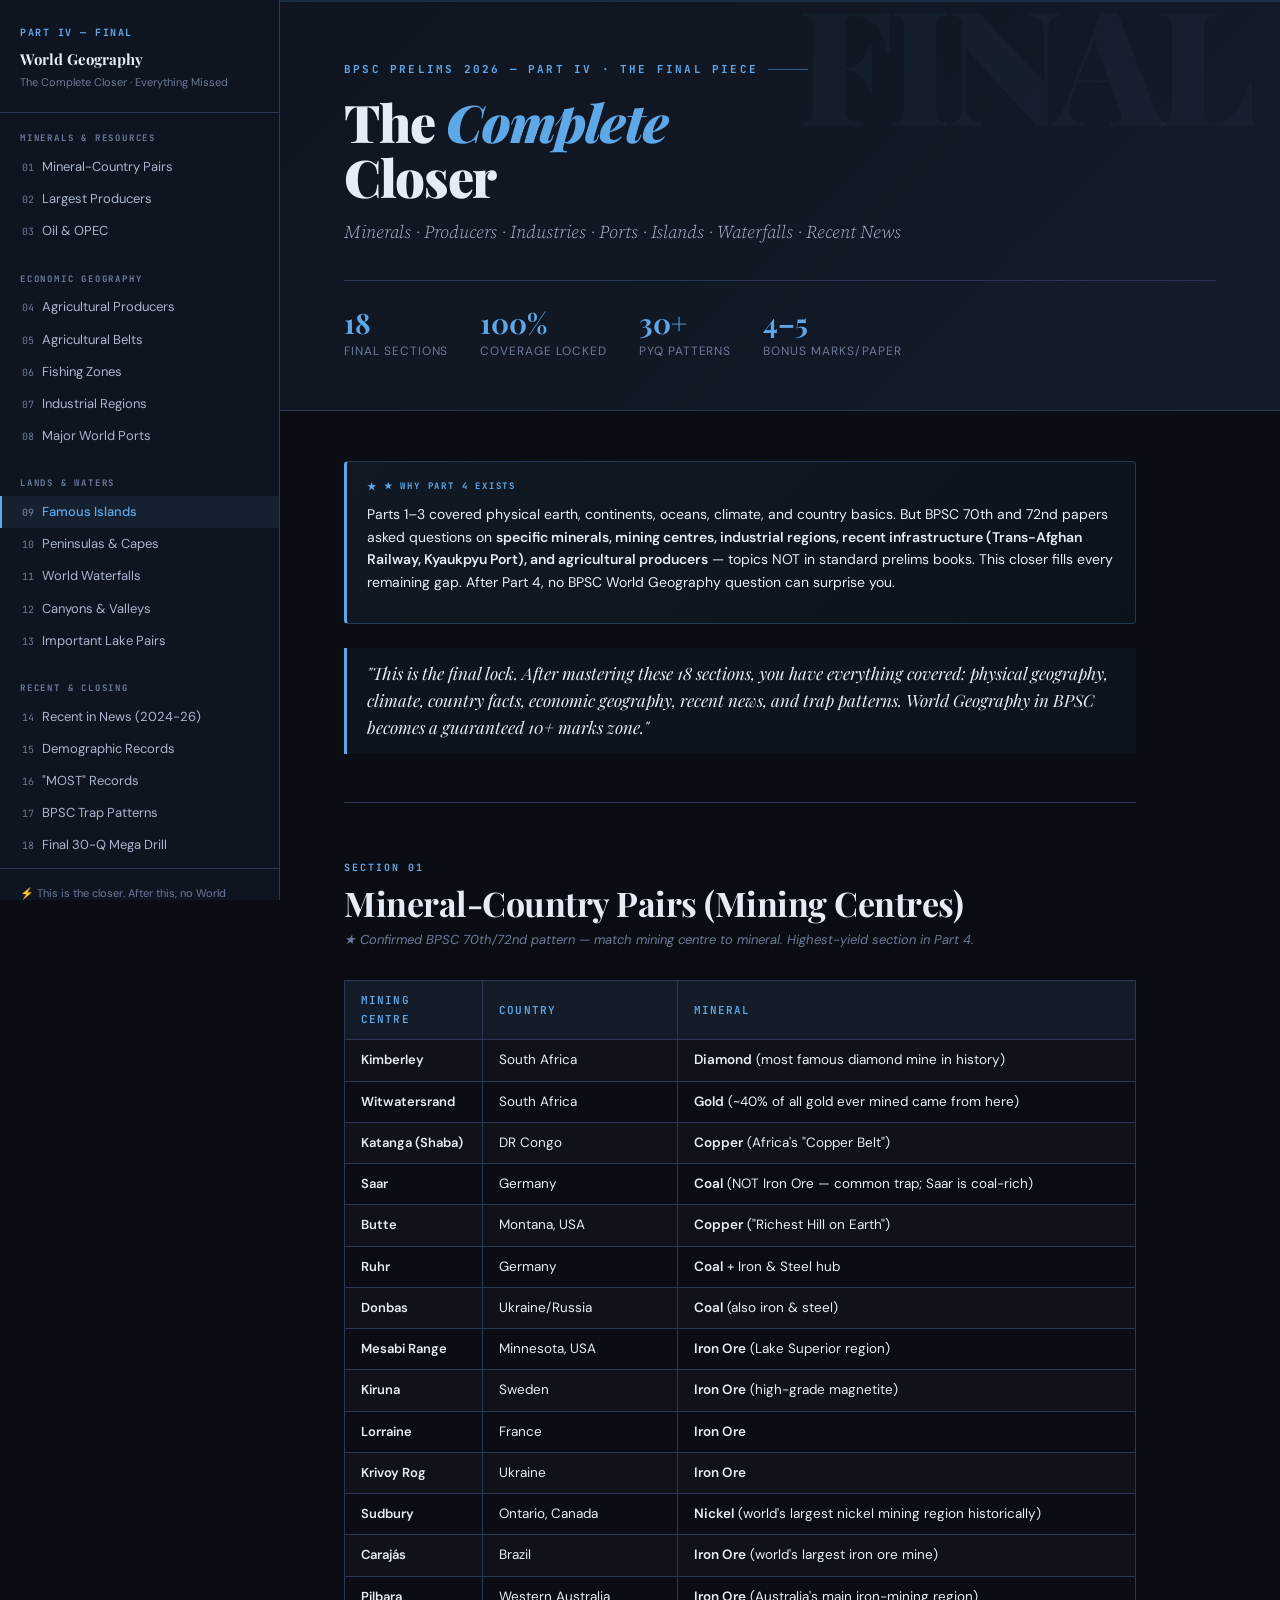
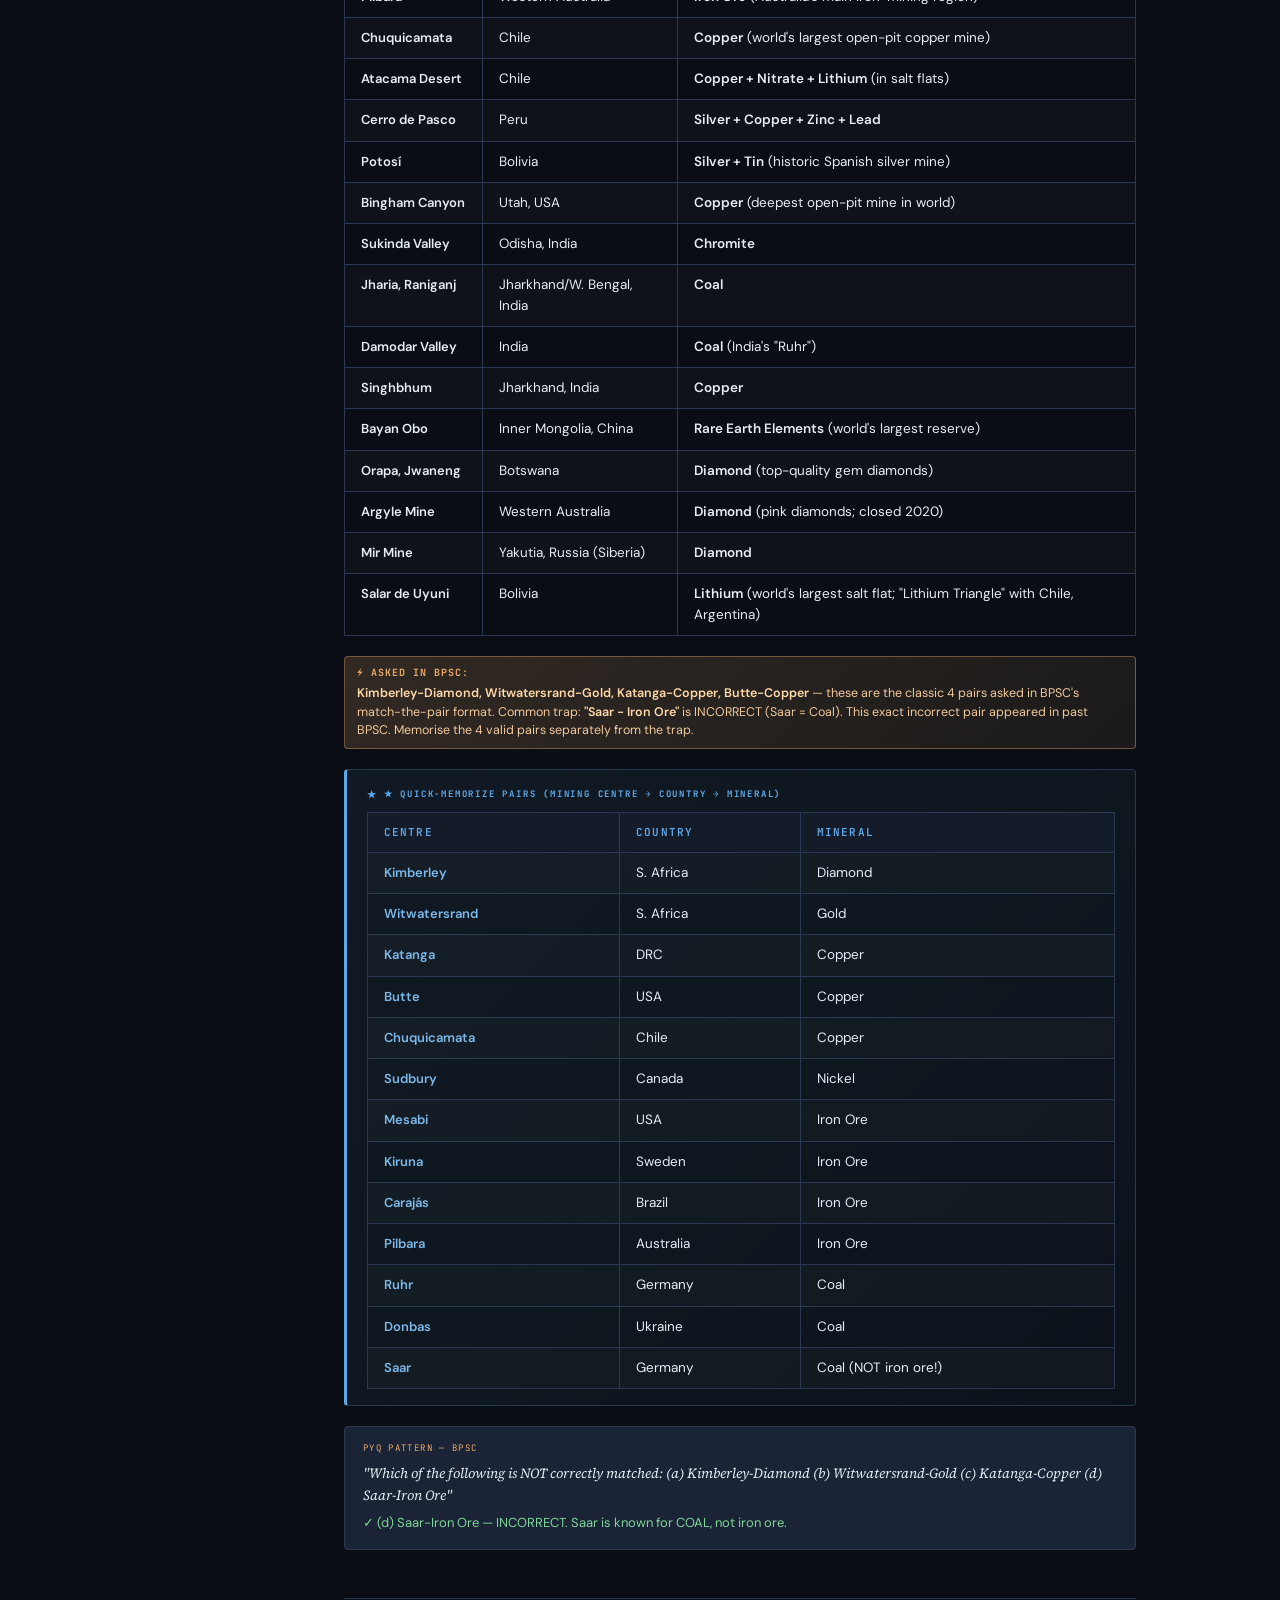
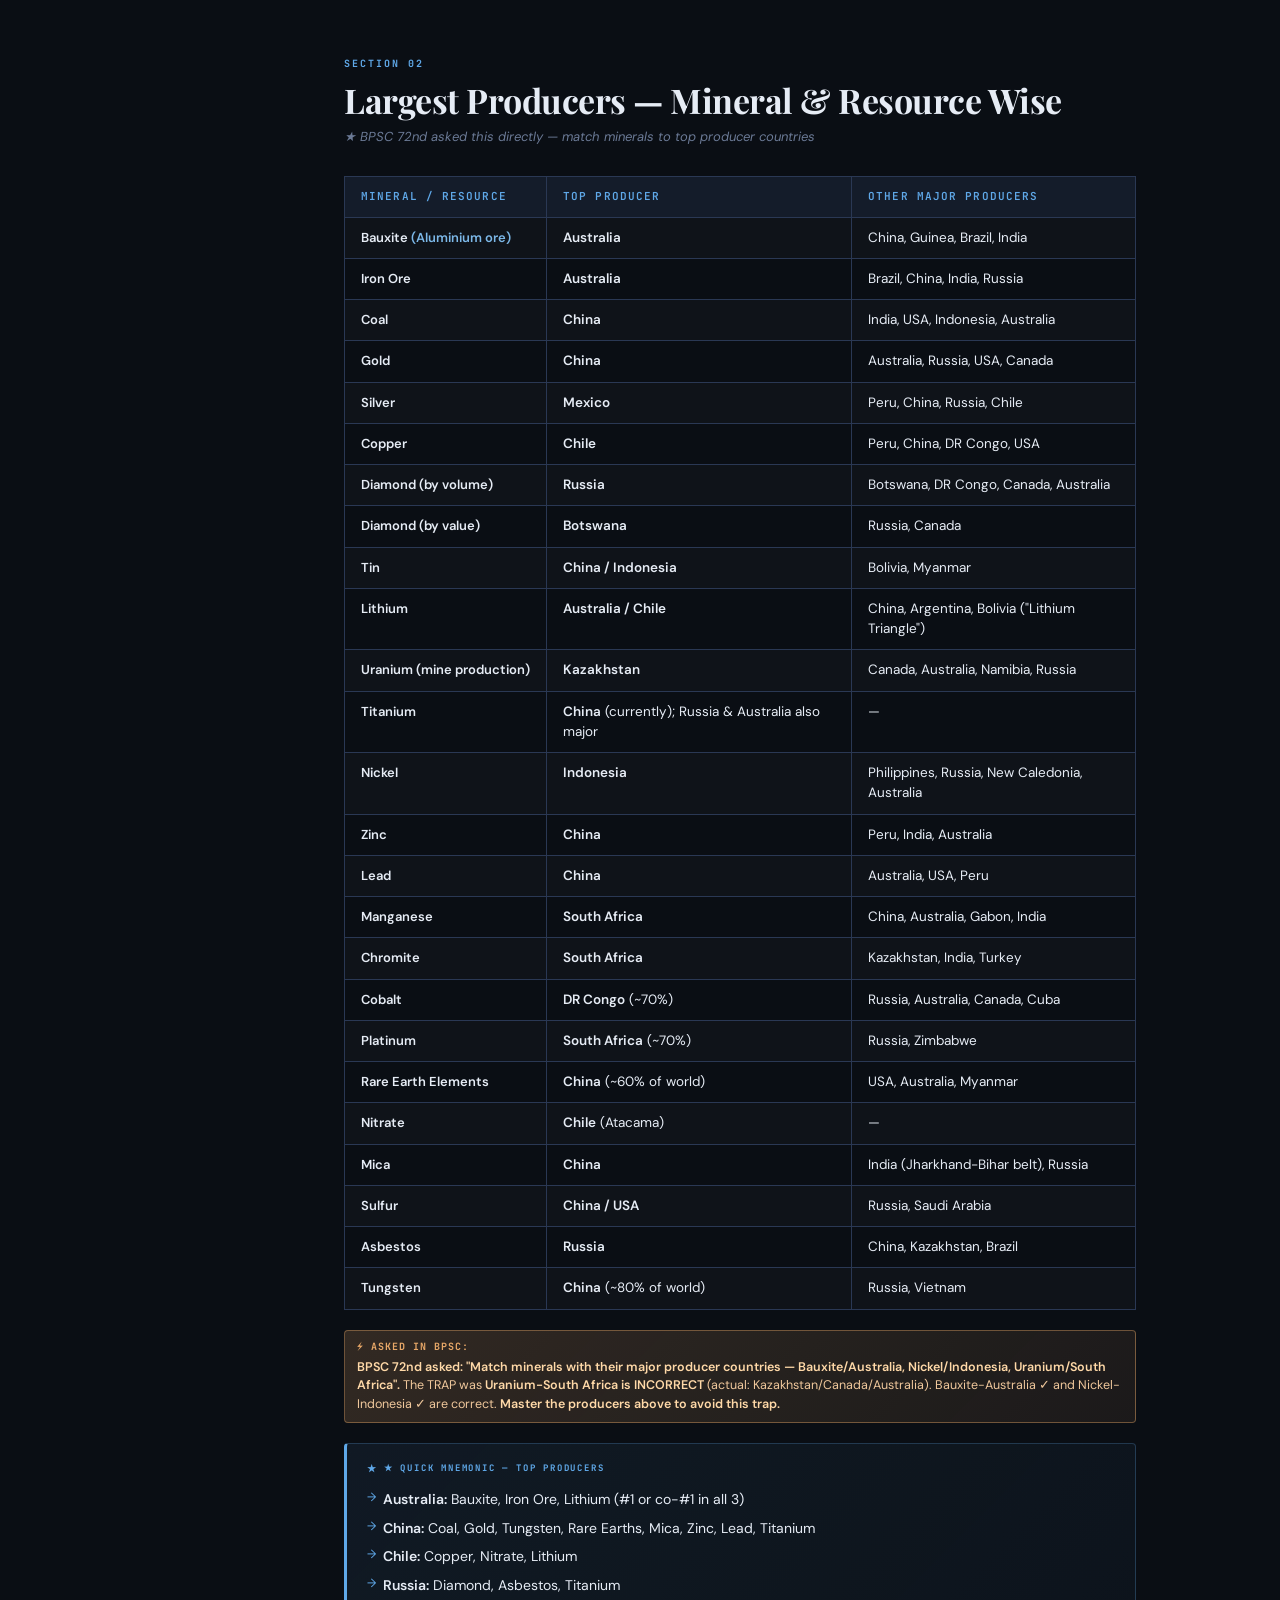
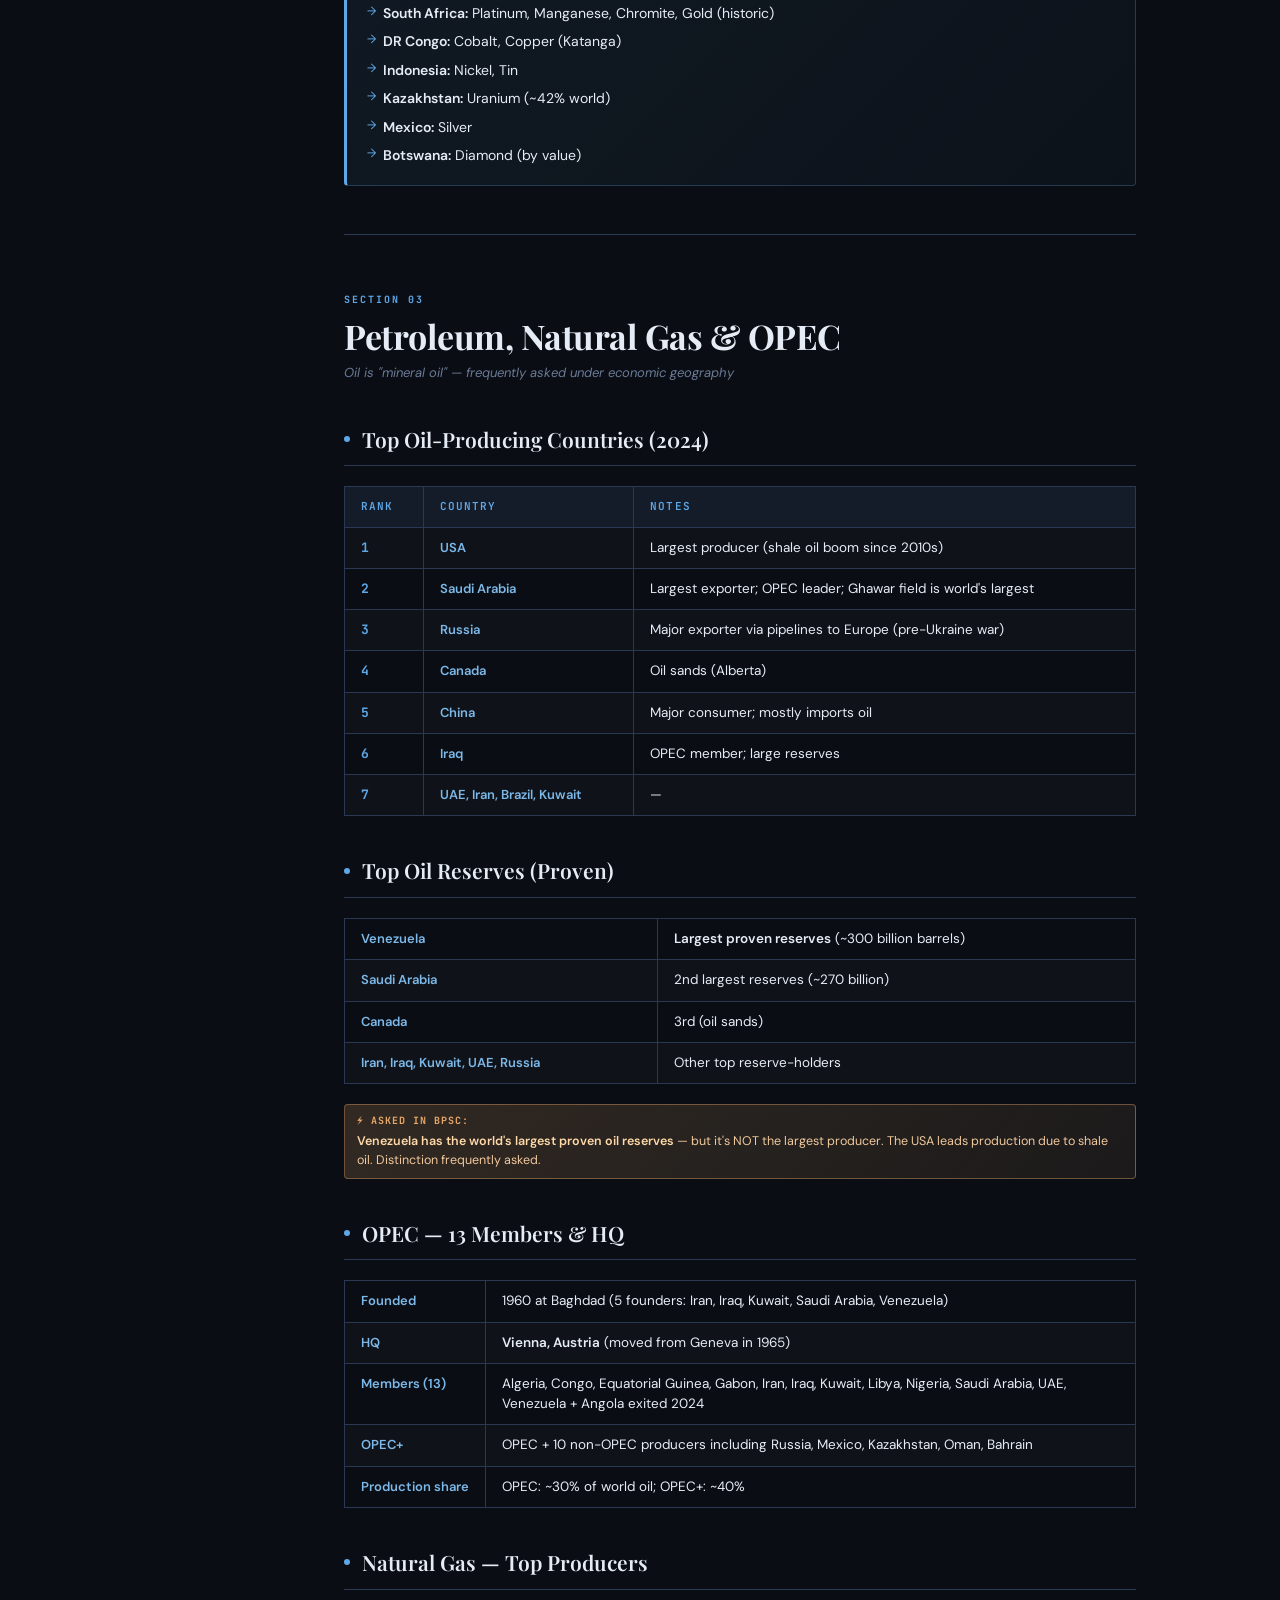
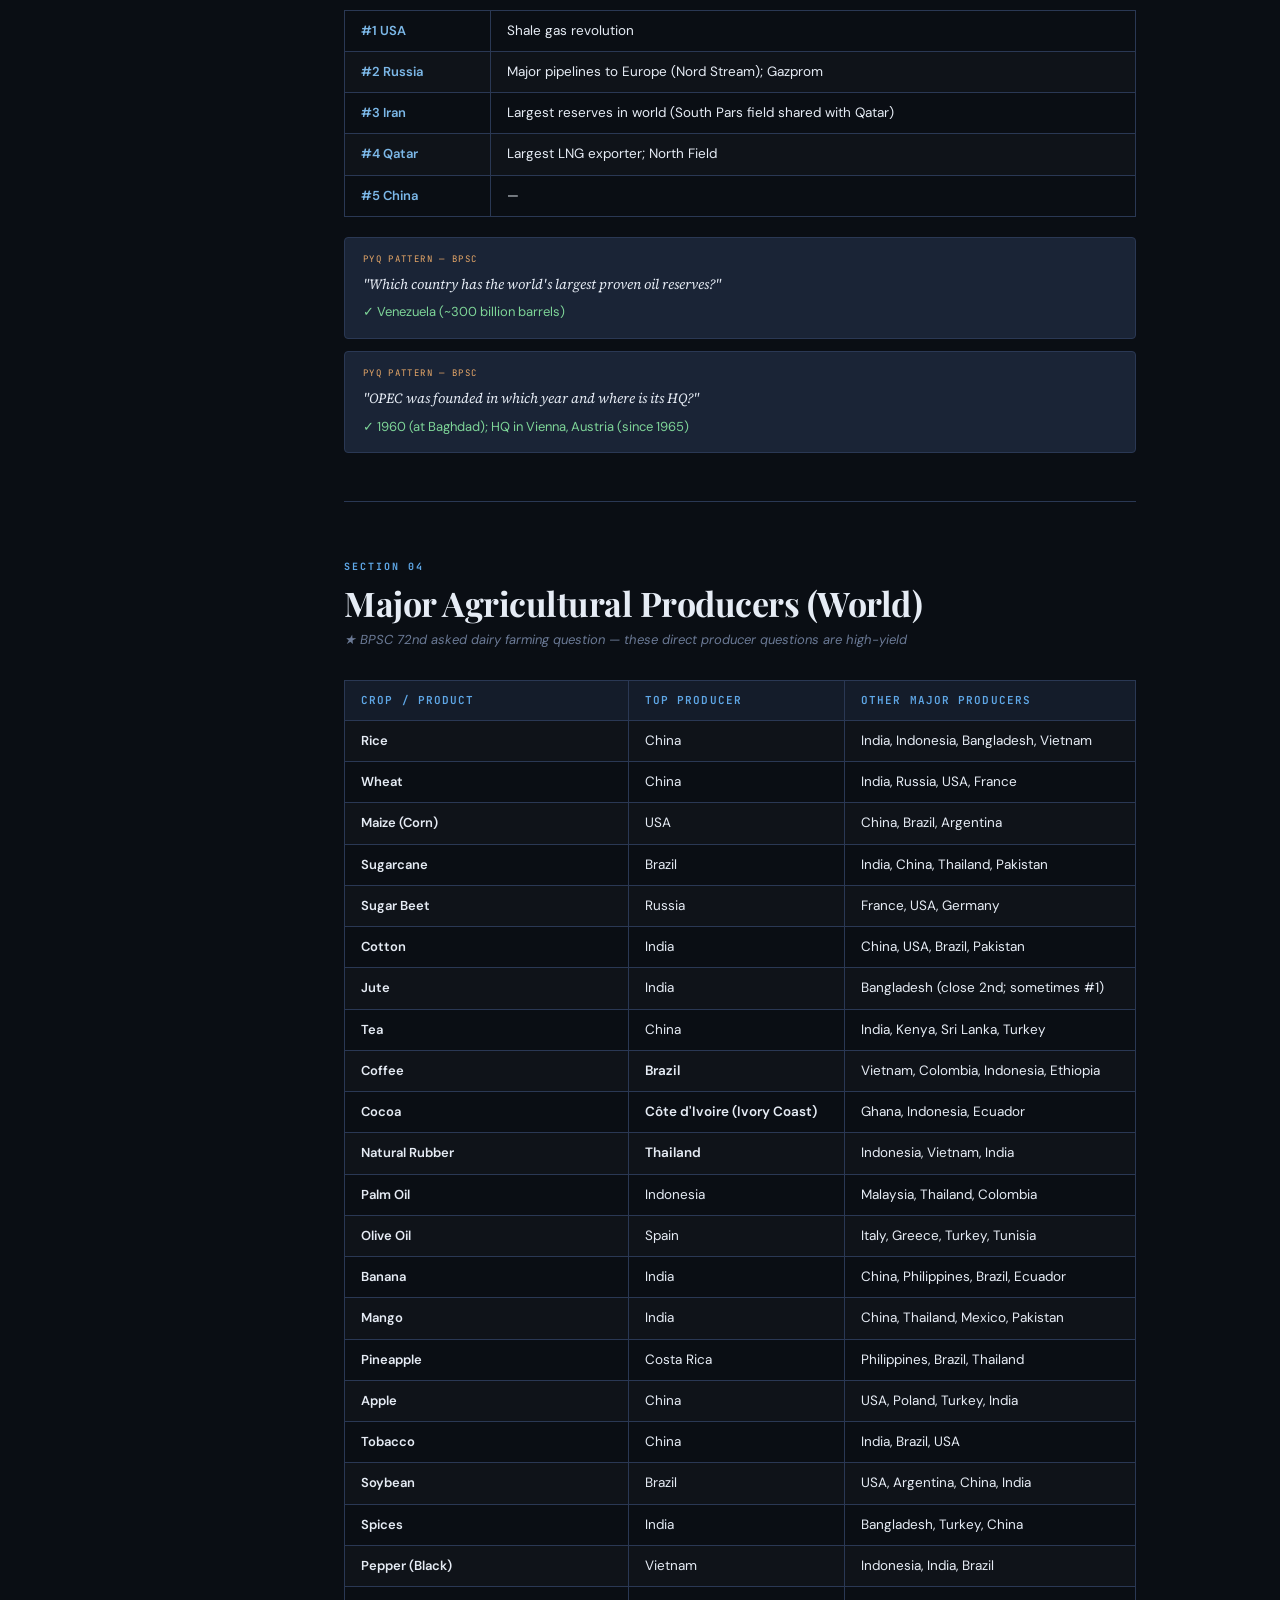
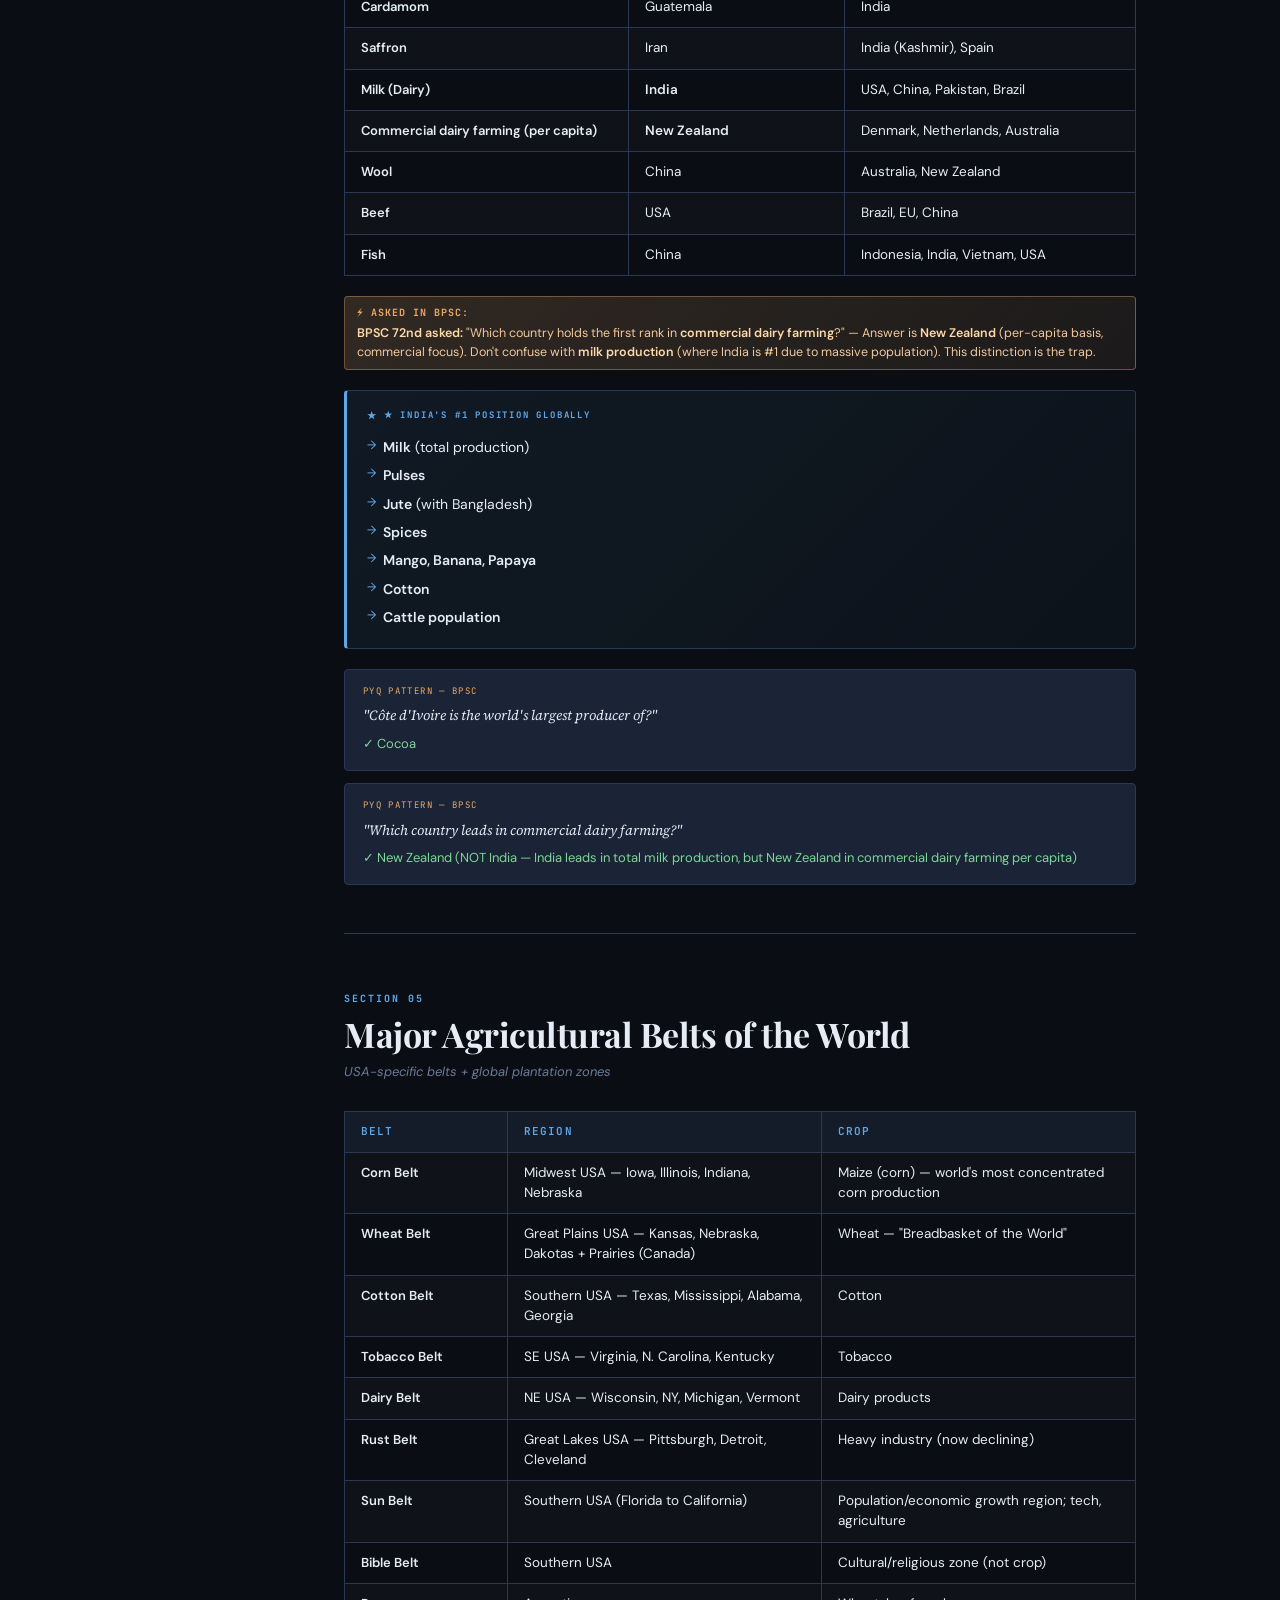
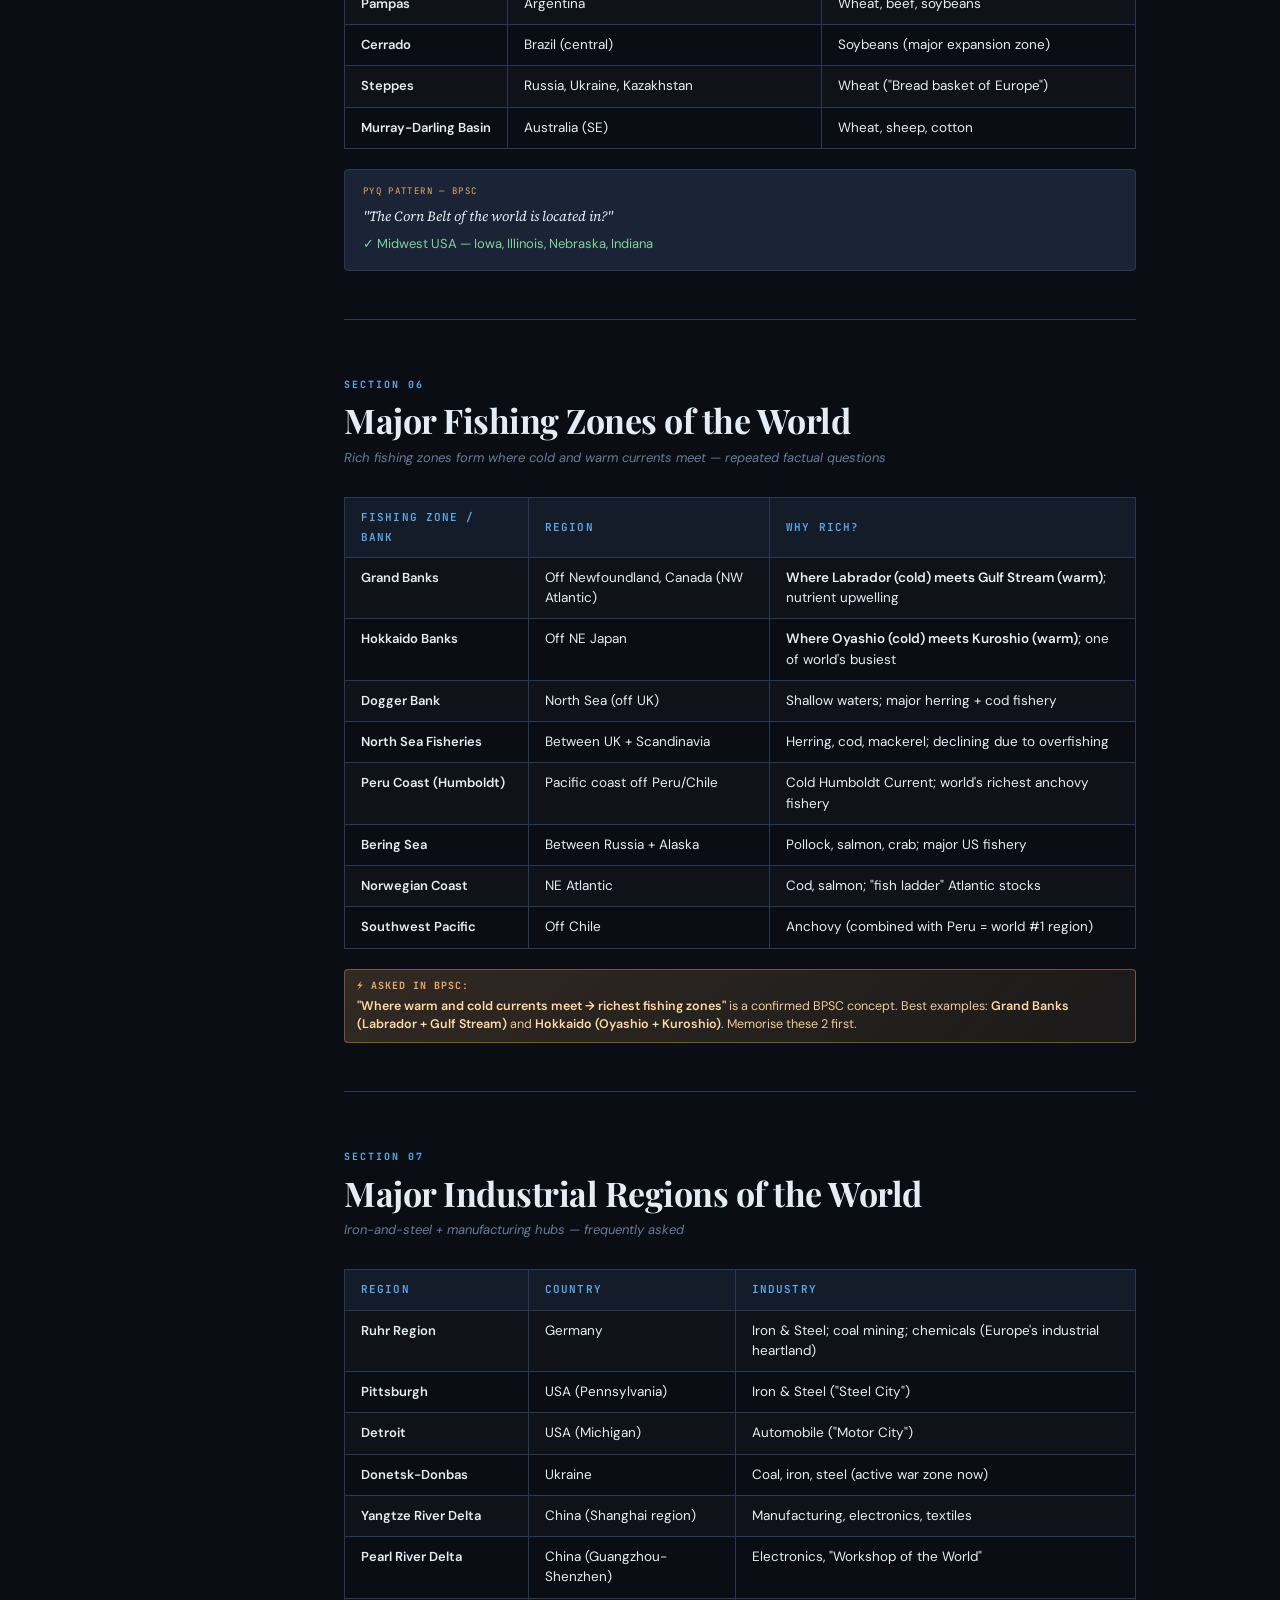
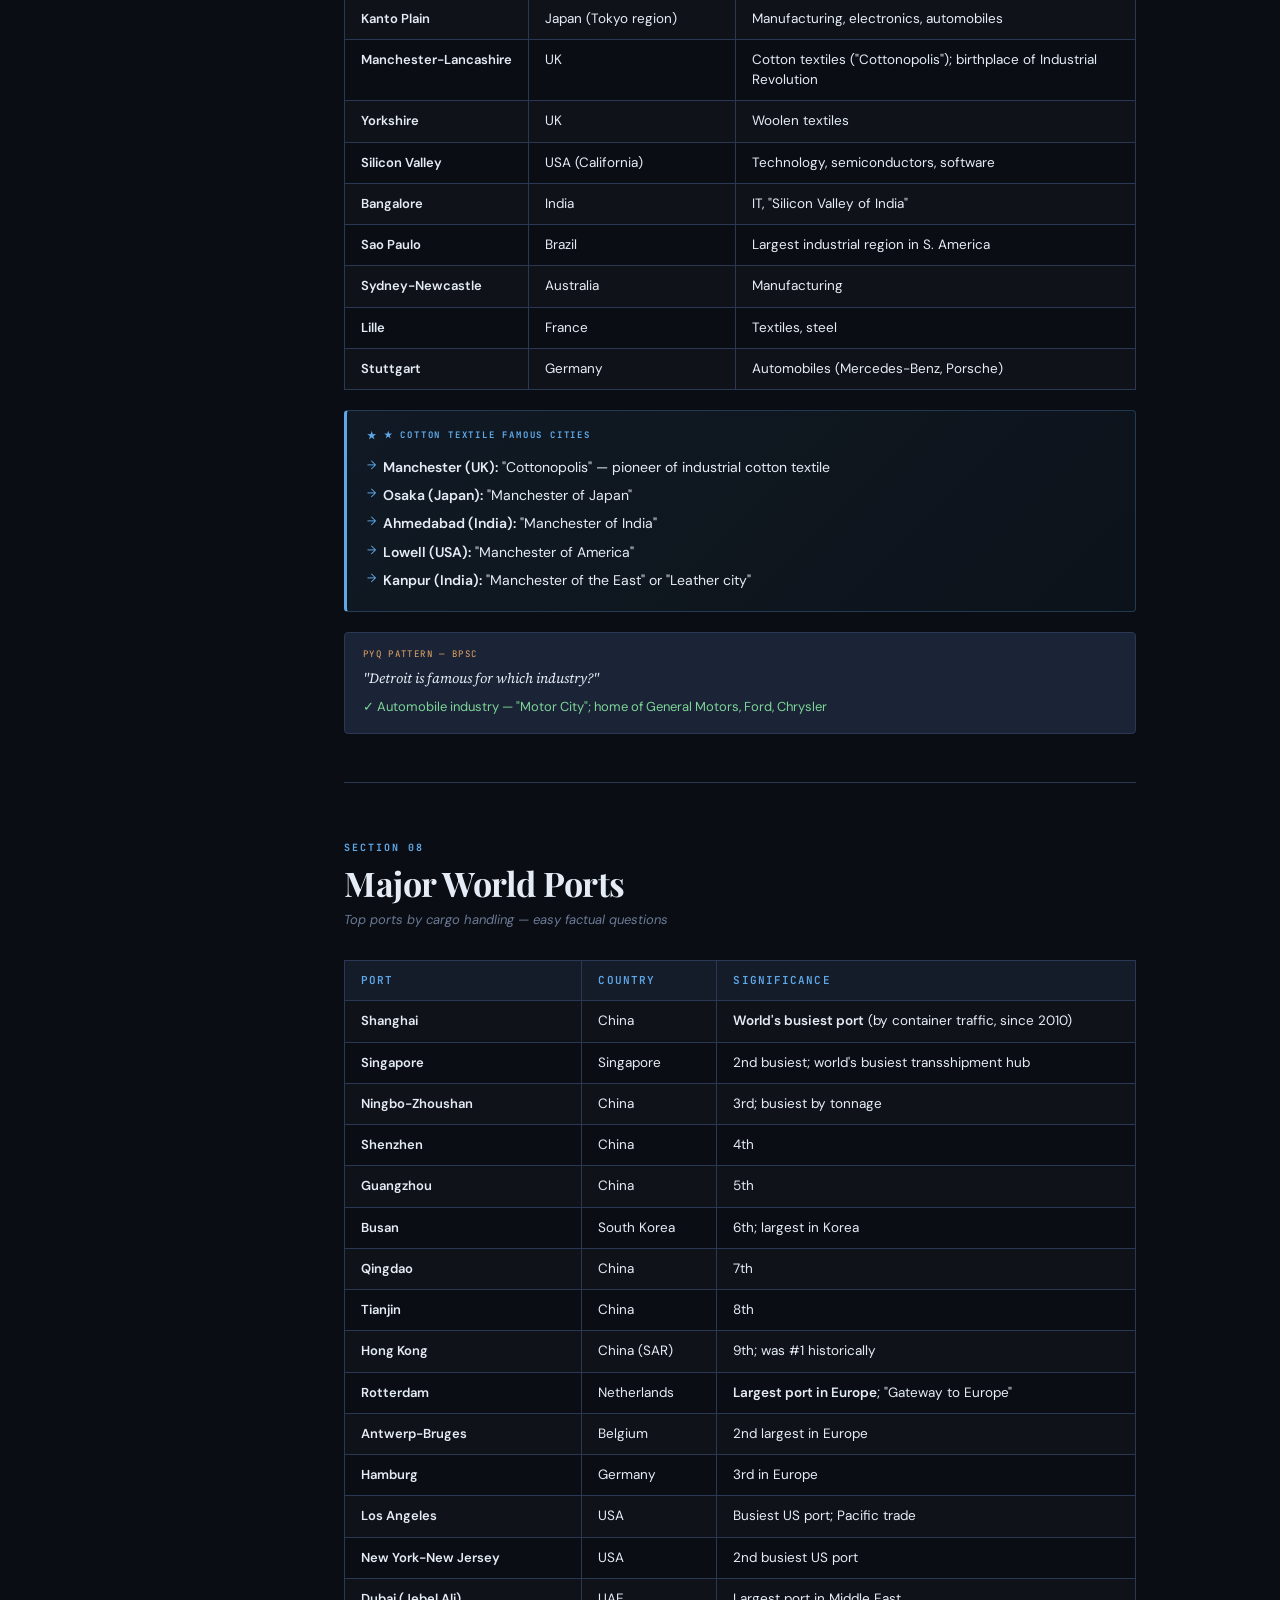
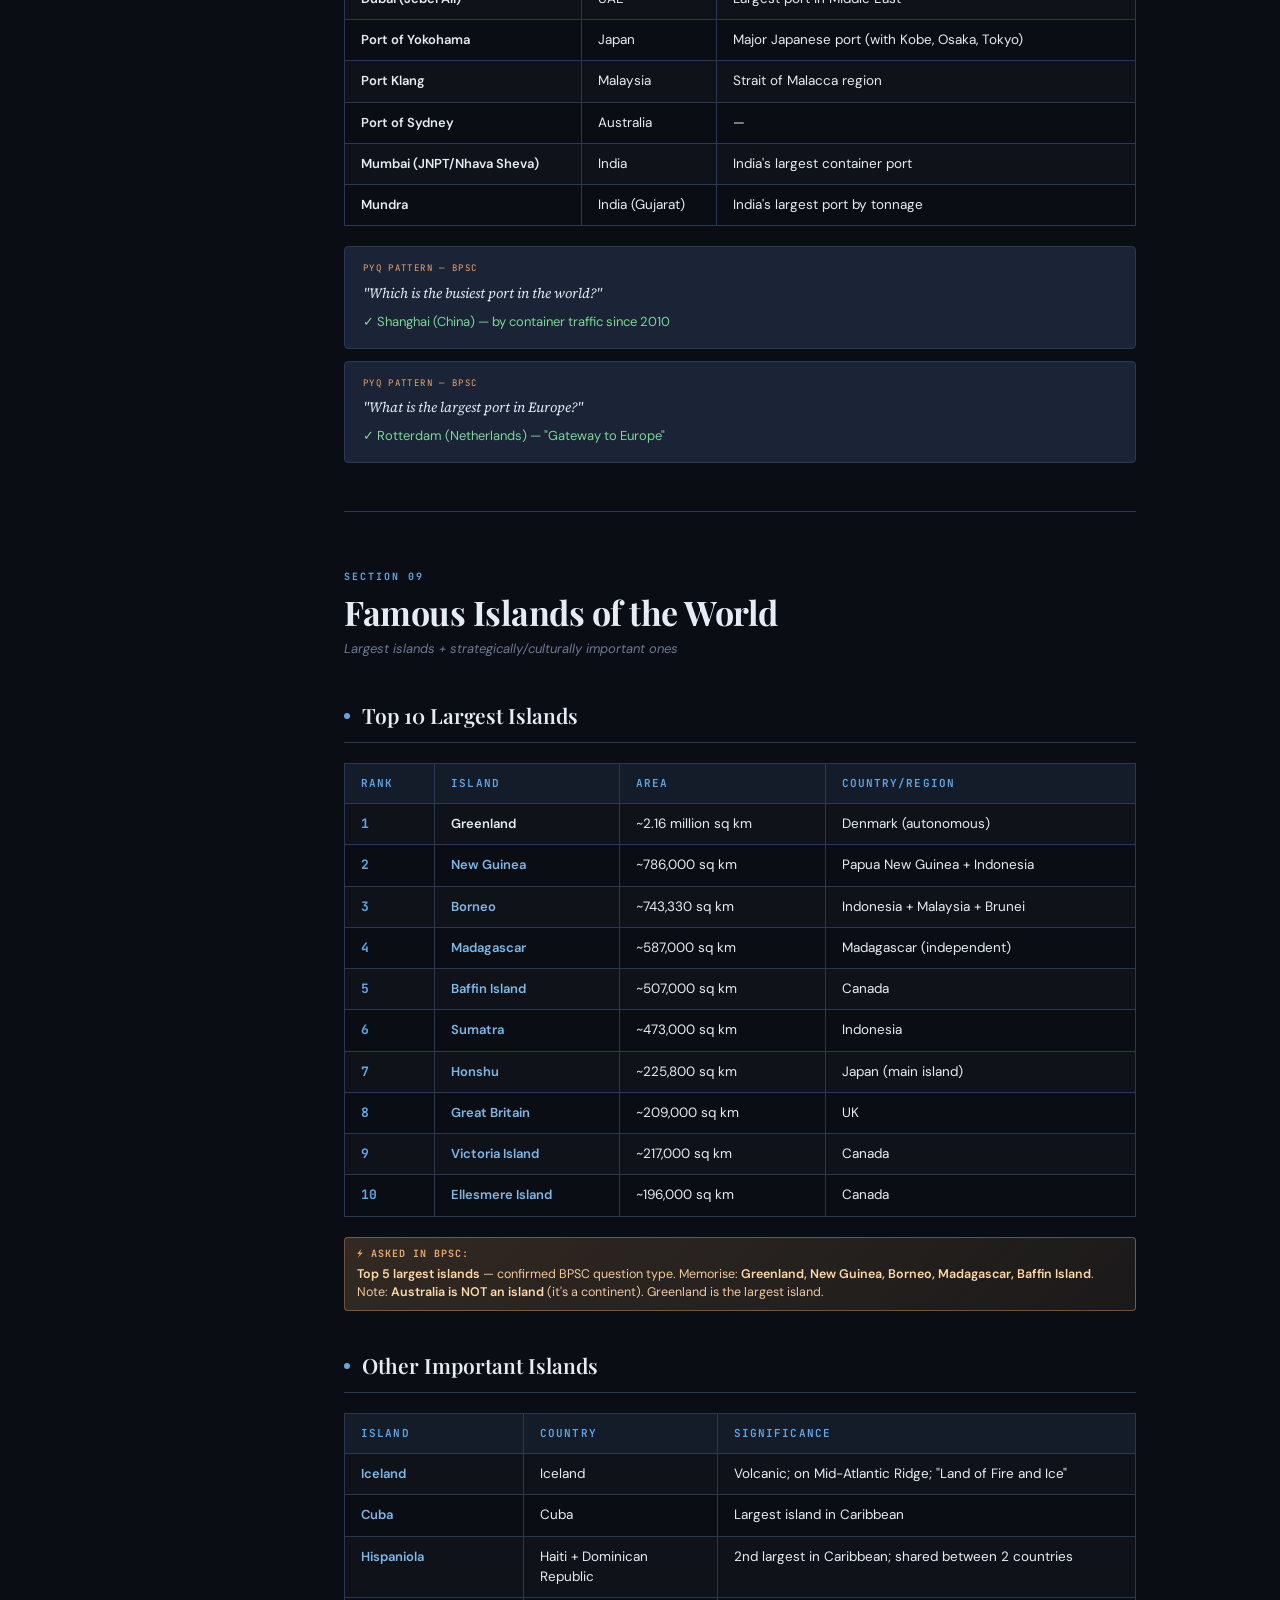
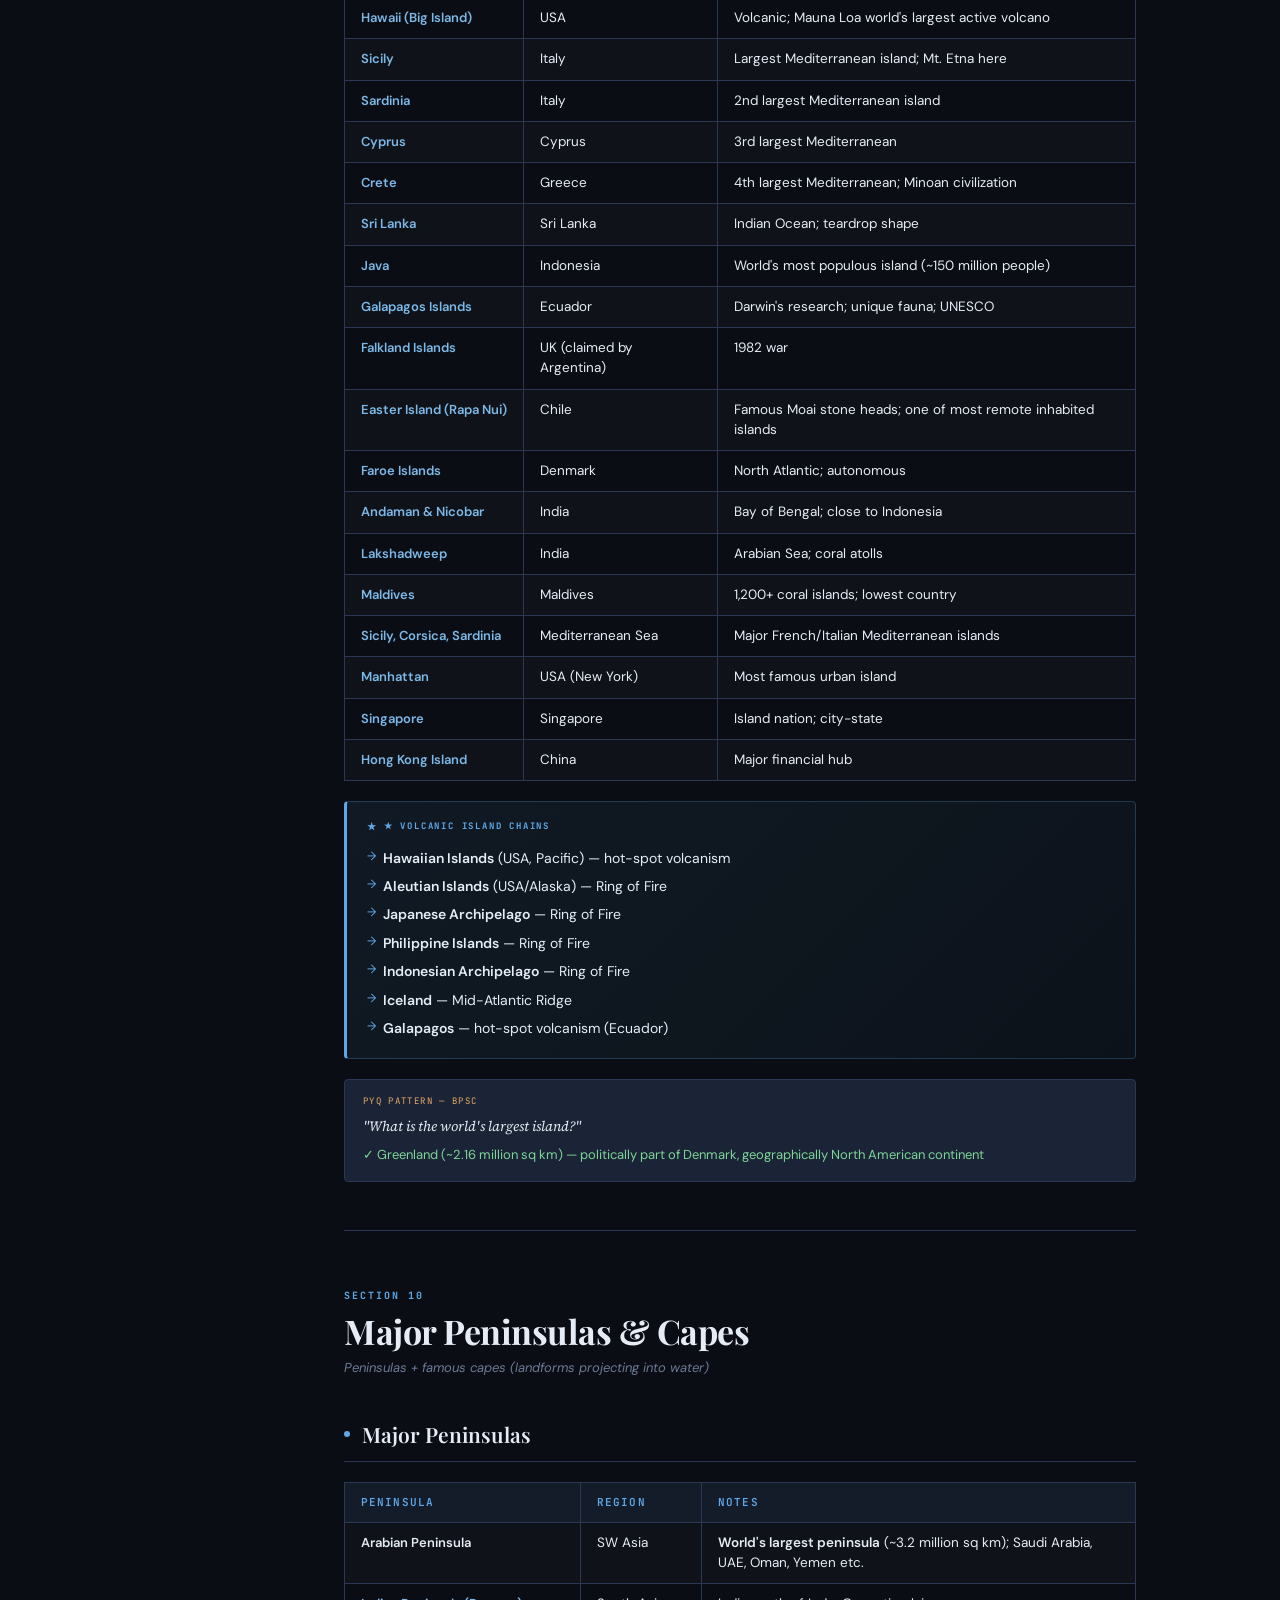
<file: pages/geography/world/core-4.html>
<!DOCTYPE html>
<html lang="en">
<head>
<meta charset="UTF-8">
<meta name="viewport" content="width=device-width, initial-scale=1.0">
<title>World Geography — Part 4 (Final) | BPSC Prelims Master Guide</title>
<link href="https://fonts.googleapis.com/css2?family=Playfair+Display:ital,wght@0,400;0,600;0,700;0,900;1,400;1,700&family=Source+Serif+4:ital,opsz,wght@0,8..60,300;0,8..60,400;0,8..60,600;1,8..60,300;1,8..60,400&family=JetBrains+Mono:wght@400;500;700&family=DM+Sans:wght@300;400;500;600&display=swap" rel="stylesheet">
<style>
:root{--bg:#0a0e14;--bg2:#0f1520;--bg3:#141c2a;--bg4:#1a2436;--surface:#1f2b40;--border:#2a3854;--text:#e6ecf5;--text2:#a8b5cc;--text3:#6b7a96;--gold:#5fa8e8;--gold2:#7cb8e8;--amber:#e8a868;--red:#e87878;--green:#7ed598;--blue:#5fa8e8;--teal:#5fc8c8;--purple:#a890e8;--sidebar-w:280px}
*{margin:0;padding:0;box-sizing:border-box}
body{background:var(--bg);color:var(--text);font-family:'Source Serif 4',Georgia,serif;font-size:16px;line-height:1.75;display:flex;min-height:100vh}
.sidebar{width:var(--sidebar-w);min-width:var(--sidebar-w);background:var(--bg2);border-right:1px solid var(--border);position:fixed;top:0;left:0;bottom:0;overflow-y:auto;z-index:100;display:flex;flex-direction:column}
.sidebar::-webkit-scrollbar{width:4px}.sidebar::-webkit-scrollbar-track{background:var(--bg2)}.sidebar::-webkit-scrollbar-thumb{background:var(--border);border-radius:2px}
.sidebar-header{padding:24px 20px 20px;border-bottom:1px solid var(--border);background:var(--bg2);position:sticky;top:0;z-index:10}
.sidebar-part-badge{font-family:'JetBrains Mono',monospace;font-size:10px;font-weight:700;letter-spacing:.15em;color:var(--gold);text-transform:uppercase;margin-bottom:8px;display:block}
.sidebar-title{font-family:'Playfair Display',serif;font-size:15px;font-weight:700;color:var(--text);line-height:1.3}
.sidebar-sub{font-family:'DM Sans',sans-serif;font-size:11px;color:var(--text3);margin-top:4px}
.nav-section{padding:6px 0}
.nav-section-label{font-family:'JetBrains Mono',monospace;font-size:9px;font-weight:700;letter-spacing:.2em;color:var(--text3);text-transform:uppercase;padding:12px 20px 4px}
.nav-item{display:block;padding:7px 20px;font-family:'DM Sans',sans-serif;font-size:13px;color:var(--text2);text-decoration:none;border-left:2px solid transparent;transition:all .15s ease;cursor:pointer;line-height:1.4}
.nav-item:hover{color:var(--gold);background:rgba(95,168,232,.05);border-left-color:rgba(95,168,232,.3)}
.nav-item.active{color:var(--gold);background:rgba(95,168,232,.08);border-left-color:var(--gold);font-weight:500}
.nav-item .nav-num{font-family:'JetBrains Mono',monospace;font-size:10px;color:var(--text3);margin-right:8px}
.sidebar-footer{margin-top:auto;padding:16px 20px;border-top:1px solid var(--border);font-family:'DM Sans',sans-serif;font-size:11px;color:var(--text3);line-height:1.6}
.main{margin-left:var(--sidebar-w);flex:1;min-width:0}
.hero{background:linear-gradient(135deg,var(--bg2),var(--bg3));border-bottom:1px solid var(--border);padding:60px 64px 48px;position:relative;overflow:hidden}
.hero::before{content:'FINAL';position:absolute;right:30px;top:-20px;font-family:'Playfair Display',serif;font-size:160px;font-weight:900;color:rgba(95,168,232,.04);letter-spacing:-6px;pointer-events:none;line-height:1}
.hero-eyebrow{font-family:'JetBrains Mono',monospace;font-size:11px;font-weight:700;letter-spacing:.2em;color:var(--gold);text-transform:uppercase;margin-bottom:16px;display:flex;align-items:center;gap:10px}
.hero-eyebrow::after{content:'';display:block;width:40px;height:1px;background:var(--gold);opacity:.5}
.hero-title{font-family:'Playfair Display',serif;font-size:52px;font-weight:900;line-height:1.05;color:var(--text);margin-bottom:8px;letter-spacing:-1px}
.hero-title span{color:var(--gold);font-style:italic}
.hero-subtitle{font-family:'Source Serif 4',serif;font-size:18px;color:var(--text2);margin-top:12px;font-style:italic;font-weight:300}
.hero-stats{display:flex;gap:32px;margin-top:32px;padding-top:28px;border-top:1px solid var(--border);flex-wrap:wrap}
.hero-stat{display:flex;flex-direction:column;gap:4px}
.hero-stat-num{font-family:'Playfair Display',serif;font-size:28px;font-weight:700;color:var(--gold);line-height:1}
.hero-stat-label{font-family:'DM Sans',sans-serif;font-size:12px;color:var(--text3);text-transform:uppercase;letter-spacing:.08em}
.content{padding:0 64px 80px;max-width:920px}
.section{padding-top:56px;border-top:1px solid var(--border);margin-top:48px}
.section:first-child{border-top:none;margin-top:0;padding-top:48px}
.section-number{font-family:'JetBrains Mono',monospace;font-size:10px;font-weight:700;color:var(--gold);letter-spacing:.2em;text-transform:uppercase;margin-bottom:8px;display:block}
.section-title{font-family:'Playfair Display',serif;font-size:34px;font-weight:700;color:var(--text);line-height:1.15;margin-bottom:6px;letter-spacing:-.5px}
.section-desc{font-family:'DM Sans',sans-serif;font-size:13px;color:var(--text3);margin-bottom:28px;font-style:italic}
.subsection{margin-top:36px}
.subsection-title{font-family:'Playfair Display',serif;font-size:21px;font-weight:600;color:var(--text);margin-bottom:14px;padding-bottom:8px;border-bottom:1px solid var(--border);display:flex;align-items:center;gap:12px}
.subsection-title .bullet{width:6px;height:6px;background:var(--gold);border-radius:50%;flex-shrink:0}
.exam-box{background:linear-gradient(135deg,rgba(95,168,232,.08),rgba(95,168,232,.03));border:1px solid rgba(95,168,232,.25);border-left:3px solid var(--gold);border-radius:4px;padding:16px 20px;margin:20px 0}
.exam-box-label{font-family:'JetBrains Mono',monospace;font-size:9px;font-weight:700;color:var(--gold);letter-spacing:.2em;text-transform:uppercase;margin-bottom:8px;display:flex;align-items:center;gap:6px}
.exam-box-label::before{content:'★';font-size:10px}
.exam-box p,.exam-box li{font-family:'DM Sans',sans-serif;font-size:14px;color:var(--text);line-height:1.6}
.exam-box ul{list-style:none;padding:0}
.exam-box li{padding:3px 0 3px 16px;position:relative}
.exam-box li::before{content:'→';position:absolute;left:0;color:var(--gold);font-size:12px}
.warn-box{background:rgba(232,120,120,.07);border:1px solid rgba(232,120,120,.2);border-left:3px solid var(--red);border-radius:4px;padding:14px 18px;margin:16px 0}
.warn-box-label{font-family:'JetBrains Mono',monospace;font-size:9px;font-weight:700;color:var(--red);letter-spacing:.2em;text-transform:uppercase;margin-bottom:6px}
.warn-box p{font-family:'DM Sans',sans-serif;font-size:13.5px;color:#e8a8a8;line-height:1.55}
.fact-table{width:100%;border-collapse:collapse;margin:20px 0;font-family:'DM Sans',sans-serif}
.fact-table th{background:var(--bg3);color:var(--gold);font-size:11px;font-weight:600;letter-spacing:.1em;text-transform:uppercase;padding:10px 16px;text-align:left;border:1px solid var(--border);font-family:'JetBrains Mono',monospace}
.fact-table td{padding:10px 16px;font-size:13.5px;color:var(--text);border:1px solid var(--border);line-height:1.5;vertical-align:top}
.fact-table tr:nth-child(even) td{background:rgba(255,255,255,.02)}
.fact-table tr:hover td{background:rgba(95,168,232,.04)}
.fact-table td.key{color:var(--gold2);font-weight:600;font-size:13px;white-space:nowrap}
.fact-table td.hl{color:var(--gold);font-family:'JetBrains Mono',monospace;font-size:13px;font-weight:700}
.bpsc-q{background:var(--bg4);border:1px solid var(--border);border-radius:4px;padding:14px 18px;margin:12px 0}
.bpsc-q-label{font-family:'JetBrains Mono',monospace;font-size:9px;color:var(--amber);letter-spacing:.15em;text-transform:uppercase;margin-bottom:6px}
.bpsc-q-text{font-family:'Source Serif 4',serif;font-size:14px;color:var(--text);font-style:italic;line-height:1.55;margin-bottom:6px}
.bpsc-q-ans{font-family:'DM Sans',sans-serif;font-size:13px;color:var(--green)}
.bpsc-q-ans::before{content:'✓ '}
p{margin-bottom:14px;color:var(--text2);font-size:15.5px;line-height:1.8}
strong{color:var(--text);font-weight:600}
em{color:var(--gold2);font-style:normal;font-weight:600}
ul.cl{list-style:none;padding:0;margin:10px 0 16px}
ul.cl li{padding:6px 0 6px 22px;position:relative;font-family:'DM Sans',sans-serif;font-size:14.5px;color:var(--text2);line-height:1.5;border-bottom:1px solid rgba(255,255,255,.03)}
ul.cl li:last-child{border-bottom:none}
ul.cl li::before{content:'◆';position:absolute;left:0;color:var(--gold);font-size:8px;top:10px}
ul.cl li strong{color:var(--text)}
.divider{height:1px;background:var(--border);margin:28px 0}
.grid-2{display:grid;grid-template-columns:1fr 1fr;gap:14px;margin:16px 0}
.grid-3{display:grid;grid-template-columns:1fr 1fr 1fr;gap:14px;margin:16px 0}
.grid-card{background:var(--bg3);border:1px solid var(--border);border-radius:6px;padding:16px}
.grid-card-title{font-family:'DM Sans',sans-serif;font-size:12px;font-weight:600;color:var(--gold);text-transform:uppercase;letter-spacing:.08em;margin-bottom:10px}
.grid-card ul{list-style:none;padding:0}
.grid-card li{font-family:'DM Sans',sans-serif;font-size:13px;color:var(--text2);padding:4px 0;border-bottom:1px solid rgba(255,255,255,.03);line-height:1.4}
.grid-card li:last-child{border-bottom:none}
.grid-card li strong{color:var(--text)}
.memo{background:var(--bg4);border-radius:4px;padding:12px 16px;margin:10px 0;font-family:'JetBrains Mono',monospace;font-size:12.5px;color:var(--teal);line-height:1.7;border-left:2px solid var(--teal)}
.memo strong{color:var(--gold)}
.progress-bar{position:fixed;top:0;left:var(--sidebar-w);right:0;height:2px;background:rgba(95,168,232,.15);z-index:200}
.progress-fill{height:100%;background:var(--gold);width:0%;transition:width .1s linear}
.pull-quote{border-left:3px solid var(--gold);padding:12px 20px;margin:24px 0;background:rgba(95,168,232,.04);border-radius:0 4px 4px 0}
.pull-quote p{font-family:'Playfair Display',serif;font-size:17px;font-style:italic;color:var(--text);line-height:1.6;margin:0}

/* INLINE BPSC TAG */
.asked{display:inline-flex;align-items:center;gap:6px;background:linear-gradient(135deg,rgba(232,168,104,.18),rgba(232,168,104,.08));border:1px solid rgba(232,168,104,.4);border-radius:4px;padding:8px 12px;margin:8px 0;font-family:'DM Sans',sans-serif;font-size:12.5px;color:#f0c89c;line-height:1.5}
.asked::before{content:'⚡ ASKED IN BPSC:';font-family:'JetBrains Mono',monospace;font-weight:700;font-size:10px;color:var(--amber);letter-spacing:.1em;flex-shrink:0;margin-right:4px}
.asked.block{display:block;margin:14px 0}
.asked.block::before{display:block;margin-bottom:4px}
.asked strong{color:#ffd9a8}

/* RECORD ROW */
.record{display:grid;grid-template-columns:auto 1fr;gap:14px;align-items:center;background:var(--bg3);border:1px solid var(--border);border-radius:6px;padding:11px 16px;margin:6px 0;border-left:3px solid var(--gold)}
.record-num{font-family:'Playfair Display',serif;font-size:18px;font-weight:700;color:var(--gold);min-width:36px}
.record-text{font-family:'DM Sans',sans-serif;font-size:13.5px;color:var(--text);line-height:1.5}
.record-text strong{color:var(--gold2)}
.record-text small{display:block;font-size:11px;color:var(--text3);margin-top:2px;font-family:'JetBrains Mono',monospace;letter-spacing:.05em}

/* TRAP CARD */
.trap{background:rgba(232,120,120,.06);border:1px solid rgba(232,120,120,.2);border-radius:6px;padding:14px 18px;margin:10px 0;border-left:3px solid var(--red)}
.trap-label{font-family:'JetBrains Mono',monospace;font-size:9px;color:var(--red);letter-spacing:.2em;text-transform:uppercase;margin-bottom:6px}
.trap-q{font-family:'Source Serif 4',serif;font-size:14px;color:var(--text);font-style:italic;line-height:1.55;margin-bottom:6px}
.trap-a{font-family:'DM Sans',sans-serif;font-size:13px;color:#8ec480;line-height:1.5}
.trap-a strong{color:var(--gold2)}

@media(max-width:900px){.sidebar{display:none}.main{margin-left:0}.hero{padding:32px 24px}.content{padding:0 24px 60px}.grid-2,.grid-3{grid-template-columns:1fr}.hero-stats{gap:20px}.hero-title{font-size:36px}}
</style>
</head>
<body>
<div class="progress-bar"><div class="progress-fill" id="pf"></div></div>

<nav class="sidebar">
  <div class="sidebar-header">
    <span class="sidebar-part-badge">Part IV — FINAL</span>
    <div class="sidebar-title">World Geography</div>
    <div class="sidebar-sub">The Complete Closer · Everything Missed</div>
  </div>
  <div class="nav-section">
    <div class="nav-section-label">Minerals &amp; Resources</div>
    <a class="nav-item" href="#s1"><span class="nav-num">01</span>Mineral-Country Pairs</a>
    <a class="nav-item" href="#s2"><span class="nav-num">02</span>Largest Producers</a>
    <a class="nav-item" href="#s3"><span class="nav-num">03</span>Oil &amp; OPEC</a>
  </div>
  <div class="nav-section">
    <div class="nav-section-label">Economic Geography</div>
    <a class="nav-item" href="#s4"><span class="nav-num">04</span>Agricultural Producers</a>
    <a class="nav-item" href="#s5"><span class="nav-num">05</span>Agricultural Belts</a>
    <a class="nav-item" href="#s6"><span class="nav-num">06</span>Fishing Zones</a>
    <a class="nav-item" href="#s7"><span class="nav-num">07</span>Industrial Regions</a>
    <a class="nav-item" href="#s8"><span class="nav-num">08</span>Major World Ports</a>
  </div>
  <div class="nav-section">
    <div class="nav-section-label">Lands &amp; Waters</div>
    <a class="nav-item" href="#s9"><span class="nav-num">09</span>Famous Islands</a>
    <a class="nav-item" href="#s10"><span class="nav-num">10</span>Peninsulas &amp; Capes</a>
    <a class="nav-item" href="#s11"><span class="nav-num">11</span>World Waterfalls</a>
    <a class="nav-item" href="#s12"><span class="nav-num">12</span>Canyons &amp; Valleys</a>
    <a class="nav-item" href="#s13"><span class="nav-num">13</span>Important Lake Pairs</a>
  </div>
  <div class="nav-section">
    <div class="nav-section-label">Recent &amp; Closing</div>
    <a class="nav-item" href="#s14"><span class="nav-num">14</span>Recent in News (2024-26)</a>
    <a class="nav-item" href="#s15"><span class="nav-num">15</span>Demographic Records</a>
    <a class="nav-item" href="#s16"><span class="nav-num">16</span>"MOST" Records</a>
    <a class="nav-item" href="#s17"><span class="nav-num">17</span>BPSC Trap Patterns</a>
    <a class="nav-item" href="#s18"><span class="nav-num">18</span>Final 30-Q Mega Drill</a>
  </div>
  <div class="sidebar-footer">⚡ This is the closer. After this, no World Geography question can surprise you.</div>
</nav>

<main class="main">
<div class="hero">
  <div class="hero-eyebrow">BPSC Prelims 2026 — Part IV · The Final Piece</div>
  <h1 class="hero-title">The <span>Complete</span><br>Closer</h1>
  <div class="hero-subtitle">Minerals · Producers · Industries · Ports · Islands · Waterfalls · Recent News</div>
  <div class="hero-stats">
    <div class="hero-stat"><div class="hero-stat-num">18</div><div class="hero-stat-label">Final Sections</div></div>
    <div class="hero-stat"><div class="hero-stat-num">100%</div><div class="hero-stat-label">Coverage Locked</div></div>
    <div class="hero-stat"><div class="hero-stat-num">30+</div><div class="hero-stat-label">PYQ Patterns</div></div>
    <div class="hero-stat"><div class="hero-stat-num">4–5</div><div class="hero-stat-label">Bonus Marks/Paper</div></div>
  </div>
</div>

<div class="content">

<!-- Intro -->
<section class="section" id="intro" style="border-top:none;padding-top:30px;">
<div class="exam-box">
<div class="exam-box-label">★ Why Part 4 Exists</div>
<p>Parts 1–3 covered physical earth, continents, oceans, climate, and country basics. But BPSC 70th and 72nd papers asked questions on <strong>specific minerals, mining centres, industrial regions, recent infrastructure (Trans-Afghan Railway, Kyaukpyu Port), and agricultural producers</strong> — topics NOT in standard prelims books. This closer fills every remaining gap. After Part 4, no BPSC World Geography question can surprise you.</p>
</div>
<div class="pull-quote"><p>"This is the final lock. After mastering these 18 sections, you have everything covered: physical geography, climate, country facts, economic geography, recent news, and trap patterns. World Geography in BPSC becomes a guaranteed 10+ marks zone."</p></div>
</section>

<!-- ============================== -->
<!-- S1: MINERAL-COUNTRY PAIRS -->
<!-- ============================== -->
<section class="section" id="s1">
<span class="section-number">Section 01</span>
<h2 class="section-title">Mineral-Country Pairs (Mining Centres)</h2>
<div class="section-desc">★ Confirmed BPSC 70th/72nd pattern — match mining centre to mineral. Highest-yield section in Part 4.</div>

<table class="fact-table">
<tr><th>Mining Centre</th><th>Country</th><th>Mineral</th></tr>
<tr><td class="key"><strong>Kimberley</strong></td><td>South Africa</td><td><strong>Diamond</strong> (most famous diamond mine in history)</td></tr>
<tr><td class="key"><strong>Witwatersrand</strong></td><td>South Africa</td><td><strong>Gold</strong> (~40% of all gold ever mined came from here)</td></tr>
<tr><td class="key"><strong>Katanga (Shaba)</strong></td><td>DR Congo</td><td><strong>Copper</strong> (Africa's "Copper Belt")</td></tr>
<tr><td class="key"><strong>Saar</strong></td><td>Germany</td><td><strong>Coal</strong> (NOT Iron Ore — common trap; Saar is coal-rich)</td></tr>
<tr><td class="key"><strong>Butte</strong></td><td>Montana, USA</td><td><strong>Copper</strong> ("Richest Hill on Earth")</td></tr>
<tr><td class="key"><strong>Ruhr</strong></td><td>Germany</td><td><strong>Coal</strong> + Iron &amp; Steel hub</td></tr>
<tr><td class="key"><strong>Donbas</strong></td><td>Ukraine/Russia</td><td><strong>Coal</strong> (also iron &amp; steel)</td></tr>
<tr><td class="key"><strong>Mesabi Range</strong></td><td>Minnesota, USA</td><td><strong>Iron Ore</strong> (Lake Superior region)</td></tr>
<tr><td class="key"><strong>Kiruna</strong></td><td>Sweden</td><td><strong>Iron Ore</strong> (high-grade magnetite)</td></tr>
<tr><td class="key"><strong>Lorraine</strong></td><td>France</td><td><strong>Iron Ore</strong></td></tr>
<tr><td class="key"><strong>Krivoy Rog</strong></td><td>Ukraine</td><td><strong>Iron Ore</strong></td></tr>
<tr><td class="key"><strong>Sudbury</strong></td><td>Ontario, Canada</td><td><strong>Nickel</strong> (world's largest nickel mining region historically)</td></tr>
<tr><td class="key"><strong>Carajás</strong></td><td>Brazil</td><td><strong>Iron Ore</strong> (world's largest iron ore mine)</td></tr>
<tr><td class="key"><strong>Pilbara</strong></td><td>Western Australia</td><td><strong>Iron Ore</strong> (Australia's main iron-mining region)</td></tr>
<tr><td class="key"><strong>Chuquicamata</strong></td><td>Chile</td><td><strong>Copper</strong> (world's largest open-pit copper mine)</td></tr>
<tr><td class="key"><strong>Atacama Desert</strong></td><td>Chile</td><td><strong>Copper + Nitrate + Lithium</strong> (in salt flats)</td></tr>
<tr><td class="key"><strong>Cerro de Pasco</strong></td><td>Peru</td><td><strong>Silver + Copper + Zinc + Lead</strong></td></tr>
<tr><td class="key"><strong>Potosí</strong></td><td>Bolivia</td><td><strong>Silver + Tin</strong> (historic Spanish silver mine)</td></tr>
<tr><td class="key"><strong>Bingham Canyon</strong></td><td>Utah, USA</td><td><strong>Copper</strong> (deepest open-pit mine in world)</td></tr>
<tr><td class="key"><strong>Sukinda Valley</strong></td><td>Odisha, India</td><td><strong>Chromite</strong></td></tr>
<tr><td class="key"><strong>Jharia, Raniganj</strong></td><td>Jharkhand/W. Bengal, India</td><td><strong>Coal</strong></td></tr>
<tr><td class="key"><strong>Damodar Valley</strong></td><td>India</td><td><strong>Coal</strong> (India's "Ruhr")</td></tr>
<tr><td class="key"><strong>Singhbhum</strong></td><td>Jharkhand, India</td><td><strong>Copper</strong></td></tr>
<tr><td class="key"><strong>Bayan Obo</strong></td><td>Inner Mongolia, China</td><td><strong>Rare Earth Elements</strong> (world's largest reserve)</td></tr>
<tr><td class="key"><strong>Orapa, Jwaneng</strong></td><td>Botswana</td><td><strong>Diamond</strong> (top-quality gem diamonds)</td></tr>
<tr><td class="key"><strong>Argyle Mine</strong></td><td>Western Australia</td><td><strong>Diamond</strong> (pink diamonds; closed 2020)</td></tr>
<tr><td class="key"><strong>Mir Mine</strong></td><td>Yakutia, Russia (Siberia)</td><td><strong>Diamond</strong></td></tr>
<tr><td class="key"><strong>Salar de Uyuni</strong></td><td>Bolivia</td><td><strong>Lithium</strong> (world's largest salt flat; "Lithium Triangle" with Chile, Argentina)</td></tr>
</table>

<div class="asked block">
<strong>Kimberley-Diamond, Witwatersrand-Gold, Katanga-Copper, Butte-Copper</strong> — these are the classic 4 pairs asked in BPSC's match-the-pair format. Common trap: <strong>"Saar - Iron Ore"</strong> is INCORRECT (Saar = Coal). This exact incorrect pair appeared in past BPSC. Memorise the 4 valid pairs separately from the trap.
</div>

<div class="exam-box">
<div class="exam-box-label">★ Quick-Memorize Pairs (Mining Centre → Country → Mineral)</div>
<table class="fact-table" style="margin:6px 0 0;">
<tr><th>Centre</th><th>Country</th><th>Mineral</th></tr>
<tr><td class="key">Kimberley</td><td>S. Africa</td><td>Diamond</td></tr>
<tr><td class="key">Witwatersrand</td><td>S. Africa</td><td>Gold</td></tr>
<tr><td class="key">Katanga</td><td>DRC</td><td>Copper</td></tr>
<tr><td class="key">Butte</td><td>USA</td><td>Copper</td></tr>
<tr><td class="key">Chuquicamata</td><td>Chile</td><td>Copper</td></tr>
<tr><td class="key">Sudbury</td><td>Canada</td><td>Nickel</td></tr>
<tr><td class="key">Mesabi</td><td>USA</td><td>Iron Ore</td></tr>
<tr><td class="key">Kiruna</td><td>Sweden</td><td>Iron Ore</td></tr>
<tr><td class="key">Carajás</td><td>Brazil</td><td>Iron Ore</td></tr>
<tr><td class="key">Pilbara</td><td>Australia</td><td>Iron Ore</td></tr>
<tr><td class="key">Ruhr</td><td>Germany</td><td>Coal</td></tr>
<tr><td class="key">Donbas</td><td>Ukraine</td><td>Coal</td></tr>
<tr><td class="key">Saar</td><td>Germany</td><td>Coal (NOT iron ore!)</td></tr>
</table>
</div>

<div class="bpsc-q"><div class="bpsc-q-label">PYQ Pattern — BPSC</div><div class="bpsc-q-text">"Which of the following is NOT correctly matched: (a) Kimberley-Diamond (b) Witwatersrand-Gold (c) Katanga-Copper (d) Saar-Iron Ore"</div><div class="bpsc-q-ans">(d) Saar-Iron Ore — INCORRECT. Saar is known for COAL, not iron ore.</div></div>
</section>

<!-- ============================== -->
<!-- S2: LARGEST PRODUCERS -->
<!-- ============================== -->
<section class="section" id="s2">
<span class="section-number">Section 02</span>
<h2 class="section-title">Largest Producers — Mineral &amp; Resource Wise</h2>
<div class="section-desc">★ BPSC 72nd asked this directly — match minerals to top producer countries</div>

<table class="fact-table">
<tr><th>Mineral / Resource</th><th>Top Producer</th><th>Other Major Producers</th></tr>
<tr><td class="key"><strong>Bauxite</strong> (Aluminium ore)</td><td><strong>Australia</strong></td><td>China, Guinea, Brazil, India</td></tr>
<tr><td class="key"><strong>Iron Ore</strong></td><td><strong>Australia</strong></td><td>Brazil, China, India, Russia</td></tr>
<tr><td class="key"><strong>Coal</strong></td><td><strong>China</strong></td><td>India, USA, Indonesia, Australia</td></tr>
<tr><td class="key"><strong>Gold</strong></td><td><strong>China</strong></td><td>Australia, Russia, USA, Canada</td></tr>
<tr><td class="key"><strong>Silver</strong></td><td><strong>Mexico</strong></td><td>Peru, China, Russia, Chile</td></tr>
<tr><td class="key"><strong>Copper</strong></td><td><strong>Chile</strong></td><td>Peru, China, DR Congo, USA</td></tr>
<tr><td class="key"><strong>Diamond (by volume)</strong></td><td><strong>Russia</strong></td><td>Botswana, DR Congo, Canada, Australia</td></tr>
<tr><td class="key"><strong>Diamond (by value)</strong></td><td><strong>Botswana</strong></td><td>Russia, Canada</td></tr>
<tr><td class="key"><strong>Tin</strong></td><td><strong>China / Indonesia</strong></td><td>Bolivia, Myanmar</td></tr>
<tr><td class="key"><strong>Lithium</strong></td><td><strong>Australia / Chile</strong></td><td>China, Argentina, Bolivia ("Lithium Triangle")</td></tr>
<tr><td class="key"><strong>Uranium (mine production)</strong></td><td><strong>Kazakhstan</strong></td><td>Canada, Australia, Namibia, Russia</td></tr>
<tr><td class="key"><strong>Titanium</strong></td><td><strong>China</strong> (currently); Russia &amp; Australia also major</td><td>—</td></tr>
<tr><td class="key"><strong>Nickel</strong></td><td><strong>Indonesia</strong></td><td>Philippines, Russia, New Caledonia, Australia</td></tr>
<tr><td class="key"><strong>Zinc</strong></td><td><strong>China</strong></td><td>Peru, India, Australia</td></tr>
<tr><td class="key"><strong>Lead</strong></td><td><strong>China</strong></td><td>Australia, USA, Peru</td></tr>
<tr><td class="key"><strong>Manganese</strong></td><td><strong>South Africa</strong></td><td>China, Australia, Gabon, India</td></tr>
<tr><td class="key"><strong>Chromite</strong></td><td><strong>South Africa</strong></td><td>Kazakhstan, India, Turkey</td></tr>
<tr><td class="key"><strong>Cobalt</strong></td><td><strong>DR Congo</strong> (~70%)</td><td>Russia, Australia, Canada, Cuba</td></tr>
<tr><td class="key"><strong>Platinum</strong></td><td><strong>South Africa</strong> (~70%)</td><td>Russia, Zimbabwe</td></tr>
<tr><td class="key"><strong>Rare Earth Elements</strong></td><td><strong>China</strong> (~60% of world)</td><td>USA, Australia, Myanmar</td></tr>
<tr><td class="key"><strong>Nitrate</strong></td><td><strong>Chile</strong> (Atacama)</td><td>—</td></tr>
<tr><td class="key"><strong>Mica</strong></td><td><strong>China</strong></td><td>India (Jharkhand-Bihar belt), Russia</td></tr>
<tr><td class="key"><strong>Sulfur</strong></td><td><strong>China / USA</strong></td><td>Russia, Saudi Arabia</td></tr>
<tr><td class="key"><strong>Asbestos</strong></td><td><strong>Russia</strong></td><td>China, Kazakhstan, Brazil</td></tr>
<tr><td class="key"><strong>Tungsten</strong></td><td><strong>China</strong> (~80% of world)</td><td>Russia, Vietnam</td></tr>
</table>

<div class="asked block">
<strong>BPSC 72nd asked: "Match minerals with their major producer countries — Bauxite/Australia, Nickel/Indonesia, Uranium/South Africa".</strong> The TRAP was <strong>Uranium-South Africa is INCORRECT</strong> (actual: Kazakhstan/Canada/Australia). Bauxite-Australia ✓ and Nickel-Indonesia ✓ are correct. <strong>Master the producers above to avoid this trap.</strong>
</div>

<div class="exam-box">
<div class="exam-box-label">★ Quick Mnemonic — Top Producers</div>
<ul>
<li><strong>Australia:</strong> Bauxite, Iron Ore, Lithium (#1 or co-#1 in all 3)</li>
<li><strong>China:</strong> Coal, Gold, Tungsten, Rare Earths, Mica, Zinc, Lead, Titanium</li>
<li><strong>Chile:</strong> Copper, Nitrate, Lithium</li>
<li><strong>Russia:</strong> Diamond, Asbestos, Titanium</li>
<li><strong>South Africa:</strong> Platinum, Manganese, Chromite, Gold (historic)</li>
<li><strong>DR Congo:</strong> Cobalt, Copper (Katanga)</li>
<li><strong>Indonesia:</strong> Nickel, Tin</li>
<li><strong>Kazakhstan:</strong> Uranium (~42% world)</li>
<li><strong>Mexico:</strong> Silver</li>
<li><strong>Botswana:</strong> Diamond (by value)</li>
</ul>
</div>
</section>

<!-- ============================== -->
<!-- S3: OIL & OPEC -->
<!-- ============================== -->
<section class="section" id="s3">
<span class="section-number">Section 03</span>
<h2 class="section-title">Petroleum, Natural Gas &amp; OPEC</h2>
<div class="section-desc">Oil is "mineral oil" — frequently asked under economic geography</div>

<div class="subsection">
<div class="subsection-title"><div class="bullet"></div>Top Oil-Producing Countries (2024)</div>
<table class="fact-table">
<tr><th>Rank</th><th>Country</th><th>Notes</th></tr>
<tr><td class="hl">1</td><td class="key">USA</td><td>Largest producer (shale oil boom since 2010s)</td></tr>
<tr><td class="hl">2</td><td class="key">Saudi Arabia</td><td>Largest exporter; OPEC leader; Ghawar field is world's largest</td></tr>
<tr><td class="hl">3</td><td class="key">Russia</td><td>Major exporter via pipelines to Europe (pre-Ukraine war)</td></tr>
<tr><td class="hl">4</td><td class="key">Canada</td><td>Oil sands (Alberta)</td></tr>
<tr><td class="hl">5</td><td class="key">China</td><td>Major consumer; mostly imports oil</td></tr>
<tr><td class="hl">6</td><td class="key">Iraq</td><td>OPEC member; large reserves</td></tr>
<tr><td class="hl">7</td><td class="key">UAE, Iran, Brazil, Kuwait</td><td>—</td></tr>
</table>
</div>

<div class="subsection">
<div class="subsection-title"><div class="bullet"></div>Top Oil Reserves (Proven)</div>
<table class="fact-table">
<tr><td class="key">Venezuela</td><td><strong>Largest proven reserves</strong> (~300 billion barrels)</td></tr>
<tr><td class="key">Saudi Arabia</td><td>2nd largest reserves (~270 billion)</td></tr>
<tr><td class="key">Canada</td><td>3rd (oil sands)</td></tr>
<tr><td class="key">Iran, Iraq, Kuwait, UAE, Russia</td><td>Other top reserve-holders</td></tr>
</table>

<div class="asked block">
<strong>Venezuela has the world's largest proven oil reserves</strong> — but it's NOT the largest producer. The USA leads production due to shale oil. Distinction frequently asked.
</div>
</div>

<div class="subsection">
<div class="subsection-title"><div class="bullet"></div>OPEC — 13 Members &amp; HQ</div>
<table class="fact-table">
<tr><td class="key">Founded</td><td>1960 at Baghdad (5 founders: Iran, Iraq, Kuwait, Saudi Arabia, Venezuela)</td></tr>
<tr><td class="key">HQ</td><td><strong>Vienna, Austria</strong> (moved from Geneva in 1965)</td></tr>
<tr><td class="key">Members (13)</td><td>Algeria, Congo, Equatorial Guinea, Gabon, Iran, Iraq, Kuwait, Libya, Nigeria, Saudi Arabia, UAE, Venezuela + Angola exited 2024</td></tr>
<tr><td class="key">OPEC+</td><td>OPEC + 10 non-OPEC producers including Russia, Mexico, Kazakhstan, Oman, Bahrain</td></tr>
<tr><td class="key">Production share</td><td>OPEC: ~30% of world oil; OPEC+: ~40%</td></tr>
</table>
</div>

<div class="subsection">
<div class="subsection-title"><div class="bullet"></div>Natural Gas — Top Producers</div>
<table class="fact-table">
<tr><td class="key">#1 USA</td><td>Shale gas revolution</td></tr>
<tr><td class="key">#2 Russia</td><td>Major pipelines to Europe (Nord Stream); Gazprom</td></tr>
<tr><td class="key">#3 Iran</td><td>Largest reserves in world (South Pars field shared with Qatar)</td></tr>
<tr><td class="key">#4 Qatar</td><td>Largest LNG exporter; North Field</td></tr>
<tr><td class="key">#5 China</td><td>—</td></tr>
</table>
</div>

<div class="bpsc-q"><div class="bpsc-q-label">PYQ Pattern — BPSC</div><div class="bpsc-q-text">"Which country has the world's largest proven oil reserves?"</div><div class="bpsc-q-ans">Venezuela (~300 billion barrels)</div></div>

<div class="bpsc-q"><div class="bpsc-q-label">PYQ Pattern — BPSC</div><div class="bpsc-q-text">"OPEC was founded in which year and where is its HQ?"</div><div class="bpsc-q-ans">1960 (at Baghdad); HQ in Vienna, Austria (since 1965)</div></div>
</section>

<!-- ============================== -->
<!-- S4: AGRICULTURAL PRODUCERS -->
<!-- ============================== -->
<section class="section" id="s4">
<span class="section-number">Section 04</span>
<h2 class="section-title">Major Agricultural Producers (World)</h2>
<div class="section-desc">★ BPSC 72nd asked dairy farming question — these direct producer questions are high-yield</div>

<table class="fact-table">
<tr><th>Crop / Product</th><th>Top Producer</th><th>Other Major Producers</th></tr>
<tr><td class="key"><strong>Rice</strong></td><td>China</td><td>India, Indonesia, Bangladesh, Vietnam</td></tr>
<tr><td class="key"><strong>Wheat</strong></td><td>China</td><td>India, Russia, USA, France</td></tr>
<tr><td class="key"><strong>Maize (Corn)</strong></td><td>USA</td><td>China, Brazil, Argentina</td></tr>
<tr><td class="key"><strong>Sugarcane</strong></td><td>Brazil</td><td>India, China, Thailand, Pakistan</td></tr>
<tr><td class="key"><strong>Sugar Beet</strong></td><td>Russia</td><td>France, USA, Germany</td></tr>
<tr><td class="key"><strong>Cotton</strong></td><td>India</td><td>China, USA, Brazil, Pakistan</td></tr>
<tr><td class="key"><strong>Jute</strong></td><td>India</td><td>Bangladesh (close 2nd; sometimes #1)</td></tr>
<tr><td class="key"><strong>Tea</strong></td><td>China</td><td>India, Kenya, Sri Lanka, Turkey</td></tr>
<tr><td class="key"><strong>Coffee</strong></td><td><strong>Brazil</strong></td><td>Vietnam, Colombia, Indonesia, Ethiopia</td></tr>
<tr><td class="key"><strong>Cocoa</strong></td><td><strong>Côte d'Ivoire (Ivory Coast)</strong></td><td>Ghana, Indonesia, Ecuador</td></tr>
<tr><td class="key"><strong>Natural Rubber</strong></td><td><strong>Thailand</strong></td><td>Indonesia, Vietnam, India</td></tr>
<tr><td class="key"><strong>Palm Oil</strong></td><td>Indonesia</td><td>Malaysia, Thailand, Colombia</td></tr>
<tr><td class="key"><strong>Olive Oil</strong></td><td>Spain</td><td>Italy, Greece, Turkey, Tunisia</td></tr>
<tr><td class="key"><strong>Banana</strong></td><td>India</td><td>China, Philippines, Brazil, Ecuador</td></tr>
<tr><td class="key"><strong>Mango</strong></td><td>India</td><td>China, Thailand, Mexico, Pakistan</td></tr>
<tr><td class="key"><strong>Pineapple</strong></td><td>Costa Rica</td><td>Philippines, Brazil, Thailand</td></tr>
<tr><td class="key"><strong>Apple</strong></td><td>China</td><td>USA, Poland, Turkey, India</td></tr>
<tr><td class="key"><strong>Tobacco</strong></td><td>China</td><td>India, Brazil, USA</td></tr>
<tr><td class="key"><strong>Soybean</strong></td><td>Brazil</td><td>USA, Argentina, China, India</td></tr>
<tr><td class="key"><strong>Spices</strong></td><td>India</td><td>Bangladesh, Turkey, China</td></tr>
<tr><td class="key"><strong>Pepper (Black)</strong></td><td>Vietnam</td><td>Indonesia, India, Brazil</td></tr>
<tr><td class="key"><strong>Cardamom</strong></td><td>Guatemala</td><td>India</td></tr>
<tr><td class="key"><strong>Saffron</strong></td><td>Iran</td><td>India (Kashmir), Spain</td></tr>
<tr><td class="key"><strong>Milk (Dairy)</strong></td><td><strong>India</strong></td><td>USA, China, Pakistan, Brazil</td></tr>
<tr><td class="key"><strong>Commercial dairy farming (per capita)</strong></td><td><strong>New Zealand</strong></td><td>Denmark, Netherlands, Australia</td></tr>
<tr><td class="key"><strong>Wool</strong></td><td>China</td><td>Australia, New Zealand</td></tr>
<tr><td class="key"><strong>Beef</strong></td><td>USA</td><td>Brazil, EU, China</td></tr>
<tr><td class="key"><strong>Fish</strong></td><td>China</td><td>Indonesia, India, Vietnam, USA</td></tr>
</table>

<div class="asked block">
<strong>BPSC 72nd asked:</strong> "Which country holds the first rank in <strong>commercial dairy farming</strong>?" — Answer is <strong>New Zealand</strong> (per-capita basis, commercial focus). Don't confuse with <strong>milk production</strong> (where India is #1 due to massive population). This distinction is the trap.
</div>

<div class="exam-box">
<div class="exam-box-label">★ India's #1 Position Globally</div>
<ul>
<li><strong>Milk</strong> (total production)</li>
<li><strong>Pulses</strong></li>
<li><strong>Jute</strong> (with Bangladesh)</li>
<li><strong>Spices</strong></li>
<li><strong>Mango, Banana, Papaya</strong></li>
<li><strong>Cotton</strong></li>
<li><strong>Cattle population</strong></li>
</ul>
</div>

<div class="bpsc-q"><div class="bpsc-q-label">PYQ Pattern — BPSC</div><div class="bpsc-q-text">"Côte d'Ivoire is the world's largest producer of?"</div><div class="bpsc-q-ans">Cocoa</div></div>

<div class="bpsc-q"><div class="bpsc-q-label">PYQ Pattern — BPSC</div><div class="bpsc-q-text">"Which country leads in commercial dairy farming?"</div><div class="bpsc-q-ans">New Zealand (NOT India — India leads in total milk production, but New Zealand in commercial dairy farming per capita)</div></div>
</section>

<!-- ============================== -->
<!-- S5: AGRICULTURAL BELTS -->
<!-- ============================== -->
<section class="section" id="s5">
<span class="section-number">Section 05</span>
<h2 class="section-title">Major Agricultural Belts of the World</h2>
<div class="section-desc">USA-specific belts + global plantation zones</div>

<table class="fact-table">
<tr><th>Belt</th><th>Region</th><th>Crop</th></tr>
<tr><td class="key"><strong>Corn Belt</strong></td><td>Midwest USA — Iowa, Illinois, Indiana, Nebraska</td><td>Maize (corn) — world's most concentrated corn production</td></tr>
<tr><td class="key"><strong>Wheat Belt</strong></td><td>Great Plains USA — Kansas, Nebraska, Dakotas + Prairies (Canada)</td><td>Wheat — "Breadbasket of the World"</td></tr>
<tr><td class="key"><strong>Cotton Belt</strong></td><td>Southern USA — Texas, Mississippi, Alabama, Georgia</td><td>Cotton</td></tr>
<tr><td class="key"><strong>Tobacco Belt</strong></td><td>SE USA — Virginia, N. Carolina, Kentucky</td><td>Tobacco</td></tr>
<tr><td class="key"><strong>Dairy Belt</strong></td><td>NE USA — Wisconsin, NY, Michigan, Vermont</td><td>Dairy products</td></tr>
<tr><td class="key"><strong>Rust Belt</strong></td><td>Great Lakes USA — Pittsburgh, Detroit, Cleveland</td><td>Heavy industry (now declining)</td></tr>
<tr><td class="key"><strong>Sun Belt</strong></td><td>Southern USA (Florida to California)</td><td>Population/economic growth region; tech, agriculture</td></tr>
<tr><td class="key"><strong>Bible Belt</strong></td><td>Southern USA</td><td>Cultural/religious zone (not crop)</td></tr>
<tr><td class="key"><strong>Pampas</strong></td><td>Argentina</td><td>Wheat, beef, soybeans</td></tr>
<tr><td class="key"><strong>Cerrado</strong></td><td>Brazil (central)</td><td>Soybeans (major expansion zone)</td></tr>
<tr><td class="key"><strong>Steppes</strong></td><td>Russia, Ukraine, Kazakhstan</td><td>Wheat ("Bread basket of Europe")</td></tr>
<tr><td class="key"><strong>Murray-Darling Basin</strong></td><td>Australia (SE)</td><td>Wheat, sheep, cotton</td></tr>
</table>

<div class="bpsc-q"><div class="bpsc-q-label">PYQ Pattern — BPSC</div><div class="bpsc-q-text">"The Corn Belt of the world is located in?"</div><div class="bpsc-q-ans">Midwest USA — Iowa, Illinois, Nebraska, Indiana</div></div>
</section>

<!-- ============================== -->
<!-- S6: FISHING ZONES -->
<!-- ============================== -->
<section class="section" id="s6">
<span class="section-number">Section 06</span>
<h2 class="section-title">Major Fishing Zones of the World</h2>
<div class="section-desc">Rich fishing zones form where cold and warm currents meet — repeated factual questions</div>

<table class="fact-table">
<tr><th>Fishing Zone / Bank</th><th>Region</th><th>Why Rich?</th></tr>
<tr><td class="key"><strong>Grand Banks</strong></td><td>Off Newfoundland, Canada (NW Atlantic)</td><td><strong>Where Labrador (cold) meets Gulf Stream (warm)</strong>; nutrient upwelling</td></tr>
<tr><td class="key"><strong>Hokkaido Banks</strong></td><td>Off NE Japan</td><td><strong>Where Oyashio (cold) meets Kuroshio (warm)</strong>; one of world's busiest</td></tr>
<tr><td class="key"><strong>Dogger Bank</strong></td><td>North Sea (off UK)</td><td>Shallow waters; major herring + cod fishery</td></tr>
<tr><td class="key"><strong>North Sea Fisheries</strong></td><td>Between UK + Scandinavia</td><td>Herring, cod, mackerel; declining due to overfishing</td></tr>
<tr><td class="key"><strong>Peru Coast (Humboldt)</strong></td><td>Pacific coast off Peru/Chile</td><td>Cold Humboldt Current; world's richest anchovy fishery</td></tr>
<tr><td class="key"><strong>Bering Sea</strong></td><td>Between Russia + Alaska</td><td>Pollock, salmon, crab; major US fishery</td></tr>
<tr><td class="key"><strong>Norwegian Coast</strong></td><td>NE Atlantic</td><td>Cod, salmon; "fish ladder" Atlantic stocks</td></tr>
<tr><td class="key"><strong>Southwest Pacific</strong></td><td>Off Chile</td><td>Anchovy (combined with Peru = world #1 region)</td></tr>
</table>

<div class="asked block">
<strong>"Where warm and cold currents meet → richest fishing zones"</strong> is a confirmed BPSC concept. Best examples: <strong>Grand Banks (Labrador + Gulf Stream)</strong> and <strong>Hokkaido (Oyashio + Kuroshio)</strong>. Memorise these 2 first.
</div>
</section>

<!-- ============================== -->
<!-- S7: INDUSTRIAL REGIONS -->
<!-- ============================== -->
<section class="section" id="s7">
<span class="section-number">Section 07</span>
<h2 class="section-title">Major Industrial Regions of the World</h2>
<div class="section-desc">Iron-and-steel + manufacturing hubs — frequently asked</div>

<table class="fact-table">
<tr><th>Region</th><th>Country</th><th>Industry</th></tr>
<tr><td class="key"><strong>Ruhr Region</strong></td><td>Germany</td><td>Iron &amp; Steel; coal mining; chemicals (Europe's industrial heartland)</td></tr>
<tr><td class="key"><strong>Pittsburgh</strong></td><td>USA (Pennsylvania)</td><td>Iron &amp; Steel ("Steel City")</td></tr>
<tr><td class="key"><strong>Detroit</strong></td><td>USA (Michigan)</td><td>Automobile ("Motor City")</td></tr>
<tr><td class="key"><strong>Donetsk-Donbas</strong></td><td>Ukraine</td><td>Coal, iron, steel (active war zone now)</td></tr>
<tr><td class="key"><strong>Yangtze River Delta</strong></td><td>China (Shanghai region)</td><td>Manufacturing, electronics, textiles</td></tr>
<tr><td class="key"><strong>Pearl River Delta</strong></td><td>China (Guangzhou-Shenzhen)</td><td>Electronics, "Workshop of the World"</td></tr>
<tr><td class="key"><strong>Kanto Plain</strong></td><td>Japan (Tokyo region)</td><td>Manufacturing, electronics, automobiles</td></tr>
<tr><td class="key"><strong>Manchester-Lancashire</strong></td><td>UK</td><td>Cotton textiles ("Cottonopolis"); birthplace of Industrial Revolution</td></tr>
<tr><td class="key"><strong>Yorkshire</strong></td><td>UK</td><td>Woolen textiles</td></tr>
<tr><td class="key"><strong>Silicon Valley</strong></td><td>USA (California)</td><td>Technology, semiconductors, software</td></tr>
<tr><td class="key"><strong>Bangalore</strong></td><td>India</td><td>IT, "Silicon Valley of India"</td></tr>
<tr><td class="key"><strong>Sao Paulo</strong></td><td>Brazil</td><td>Largest industrial region in S. America</td></tr>
<tr><td class="key"><strong>Sydney-Newcastle</strong></td><td>Australia</td><td>Manufacturing</td></tr>
<tr><td class="key"><strong>Lille</strong></td><td>France</td><td>Textiles, steel</td></tr>
<tr><td class="key"><strong>Stuttgart</strong></td><td>Germany</td><td>Automobiles (Mercedes-Benz, Porsche)</td></tr>
</table>

<div class="exam-box">
<div class="exam-box-label">★ Cotton Textile Famous Cities</div>
<ul>
<li><strong>Manchester (UK):</strong> "Cottonopolis" — pioneer of industrial cotton textile</li>
<li><strong>Osaka (Japan):</strong> "Manchester of Japan"</li>
<li><strong>Ahmedabad (India):</strong> "Manchester of India"</li>
<li><strong>Lowell (USA):</strong> "Manchester of America"</li>
<li><strong>Kanpur (India):</strong> "Manchester of the East" or "Leather city"</li>
</ul>
</div>

<div class="bpsc-q"><div class="bpsc-q-label">PYQ Pattern — BPSC</div><div class="bpsc-q-text">"Detroit is famous for which industry?"</div><div class="bpsc-q-ans">Automobile industry — "Motor City"; home of General Motors, Ford, Chrysler</div></div>
</section>

<!-- ============================== -->
<!-- S8: MAJOR WORLD PORTS -->
<!-- ============================== -->
<section class="section" id="s8">
<span class="section-number">Section 08</span>
<h2 class="section-title">Major World Ports</h2>
<div class="section-desc">Top ports by cargo handling — easy factual questions</div>

<table class="fact-table">
<tr><th>Port</th><th>Country</th><th>Significance</th></tr>
<tr><td class="key"><strong>Shanghai</strong></td><td>China</td><td><strong>World's busiest port</strong> (by container traffic, since 2010)</td></tr>
<tr><td class="key"><strong>Singapore</strong></td><td>Singapore</td><td>2nd busiest; world's busiest transshipment hub</td></tr>
<tr><td class="key"><strong>Ningbo-Zhoushan</strong></td><td>China</td><td>3rd; busiest by tonnage</td></tr>
<tr><td class="key"><strong>Shenzhen</strong></td><td>China</td><td>4th</td></tr>
<tr><td class="key"><strong>Guangzhou</strong></td><td>China</td><td>5th</td></tr>
<tr><td class="key"><strong>Busan</strong></td><td>South Korea</td><td>6th; largest in Korea</td></tr>
<tr><td class="key"><strong>Qingdao</strong></td><td>China</td><td>7th</td></tr>
<tr><td class="key"><strong>Tianjin</strong></td><td>China</td><td>8th</td></tr>
<tr><td class="key"><strong>Hong Kong</strong></td><td>China (SAR)</td><td>9th; was #1 historically</td></tr>
<tr><td class="key"><strong>Rotterdam</strong></td><td>Netherlands</td><td><strong>Largest port in Europe</strong>; "Gateway to Europe"</td></tr>
<tr><td class="key"><strong>Antwerp-Bruges</strong></td><td>Belgium</td><td>2nd largest in Europe</td></tr>
<tr><td class="key"><strong>Hamburg</strong></td><td>Germany</td><td>3rd in Europe</td></tr>
<tr><td class="key"><strong>Los Angeles</strong></td><td>USA</td><td>Busiest US port; Pacific trade</td></tr>
<tr><td class="key"><strong>New York-New Jersey</strong></td><td>USA</td><td>2nd busiest US port</td></tr>
<tr><td class="key"><strong>Dubai (Jebel Ali)</strong></td><td>UAE</td><td>Largest port in Middle East</td></tr>
<tr><td class="key"><strong>Port of Yokohama</strong></td><td>Japan</td><td>Major Japanese port (with Kobe, Osaka, Tokyo)</td></tr>
<tr><td class="key"><strong>Port Klang</strong></td><td>Malaysia</td><td>Strait of Malacca region</td></tr>
<tr><td class="key"><strong>Port of Sydney</strong></td><td>Australia</td><td>—</td></tr>
<tr><td class="key"><strong>Mumbai (JNPT/Nhava Sheva)</strong></td><td>India</td><td>India's largest container port</td></tr>
<tr><td class="key"><strong>Mundra</strong></td><td>India (Gujarat)</td><td>India's largest port by tonnage</td></tr>
</table>

<div class="bpsc-q"><div class="bpsc-q-label">PYQ Pattern — BPSC</div><div class="bpsc-q-text">"Which is the busiest port in the world?"</div><div class="bpsc-q-ans">Shanghai (China) — by container traffic since 2010</div></div>

<div class="bpsc-q"><div class="bpsc-q-label">PYQ Pattern — BPSC</div><div class="bpsc-q-text">"What is the largest port in Europe?"</div><div class="bpsc-q-ans">Rotterdam (Netherlands) — "Gateway to Europe"</div></div>
</section>

<!-- ============================== -->
<!-- S9: FAMOUS ISLANDS -->
<!-- ============================== -->
<section class="section" id="s9">
<span class="section-number">Section 09</span>
<h2 class="section-title">Famous Islands of the World</h2>
<div class="section-desc">Largest islands + strategically/culturally important ones</div>

<div class="subsection">
<div class="subsection-title"><div class="bullet"></div>Top 10 Largest Islands</div>
<table class="fact-table">
<tr><th>Rank</th><th>Island</th><th>Area</th><th>Country/Region</th></tr>
<tr><td class="hl">1</td><td class="key"><strong>Greenland</strong></td><td>~2.16 million sq km</td><td>Denmark (autonomous)</td></tr>
<tr><td class="hl">2</td><td class="key">New Guinea</td><td>~786,000 sq km</td><td>Papua New Guinea + Indonesia</td></tr>
<tr><td class="hl">3</td><td class="key">Borneo</td><td>~743,330 sq km</td><td>Indonesia + Malaysia + Brunei</td></tr>
<tr><td class="hl">4</td><td class="key">Madagascar</td><td>~587,000 sq km</td><td>Madagascar (independent)</td></tr>
<tr><td class="hl">5</td><td class="key">Baffin Island</td><td>~507,000 sq km</td><td>Canada</td></tr>
<tr><td class="hl">6</td><td class="key">Sumatra</td><td>~473,000 sq km</td><td>Indonesia</td></tr>
<tr><td class="hl">7</td><td class="key">Honshu</td><td>~225,800 sq km</td><td>Japan (main island)</td></tr>
<tr><td class="hl">8</td><td class="key">Great Britain</td><td>~209,000 sq km</td><td>UK</td></tr>
<tr><td class="hl">9</td><td class="key">Victoria Island</td><td>~217,000 sq km</td><td>Canada</td></tr>
<tr><td class="hl">10</td><td class="key">Ellesmere Island</td><td>~196,000 sq km</td><td>Canada</td></tr>
</table>

<div class="asked block">
<strong>Top 5 largest islands</strong> — confirmed BPSC question type. Memorise: <strong>Greenland, New Guinea, Borneo, Madagascar, Baffin Island</strong>. Note: <strong>Australia is NOT an island</strong> (it's a continent). Greenland is the largest island.
</div>
</div>

<div class="subsection">
<div class="subsection-title"><div class="bullet"></div>Other Important Islands</div>
<table class="fact-table">
<tr><th>Island</th><th>Country</th><th>Significance</th></tr>
<tr><td class="key">Iceland</td><td>Iceland</td><td>Volcanic; on Mid-Atlantic Ridge; "Land of Fire and Ice"</td></tr>
<tr><td class="key">Cuba</td><td>Cuba</td><td>Largest island in Caribbean</td></tr>
<tr><td class="key">Hispaniola</td><td>Haiti + Dominican Republic</td><td>2nd largest in Caribbean; shared between 2 countries</td></tr>
<tr><td class="key">Hawaii (Big Island)</td><td>USA</td><td>Volcanic; Mauna Loa world's largest active volcano</td></tr>
<tr><td class="key">Sicily</td><td>Italy</td><td>Largest Mediterranean island; Mt. Etna here</td></tr>
<tr><td class="key">Sardinia</td><td>Italy</td><td>2nd largest Mediterranean island</td></tr>
<tr><td class="key">Cyprus</td><td>Cyprus</td><td>3rd largest Mediterranean</td></tr>
<tr><td class="key">Crete</td><td>Greece</td><td>4th largest Mediterranean; Minoan civilization</td></tr>
<tr><td class="key">Sri Lanka</td><td>Sri Lanka</td><td>Indian Ocean; teardrop shape</td></tr>
<tr><td class="key">Java</td><td>Indonesia</td><td>World's most populous island (~150 million people)</td></tr>
<tr><td class="key">Galapagos Islands</td><td>Ecuador</td><td>Darwin's research; unique fauna; UNESCO</td></tr>
<tr><td class="key">Falkland Islands</td><td>UK (claimed by Argentina)</td><td>1982 war</td></tr>
<tr><td class="key">Easter Island (Rapa Nui)</td><td>Chile</td><td>Famous Moai stone heads; one of most remote inhabited islands</td></tr>
<tr><td class="key">Faroe Islands</td><td>Denmark</td><td>North Atlantic; autonomous</td></tr>
<tr><td class="key">Andaman &amp; Nicobar</td><td>India</td><td>Bay of Bengal; close to Indonesia</td></tr>
<tr><td class="key">Lakshadweep</td><td>India</td><td>Arabian Sea; coral atolls</td></tr>
<tr><td class="key">Maldives</td><td>Maldives</td><td>1,200+ coral islands; lowest country</td></tr>
<tr><td class="key">Sicily, Corsica, Sardinia</td><td>Mediterranean Sea</td><td>Major French/Italian Mediterranean islands</td></tr>
<tr><td class="key">Manhattan</td><td>USA (New York)</td><td>Most famous urban island</td></tr>
<tr><td class="key">Singapore</td><td>Singapore</td><td>Island nation; city-state</td></tr>
<tr><td class="key">Hong Kong Island</td><td>China</td><td>Major financial hub</td></tr>
</table>
</div>

<div class="exam-box">
<div class="exam-box-label">★ Volcanic Island Chains</div>
<ul>
<li><strong>Hawaiian Islands</strong> (USA, Pacific) — hot-spot volcanism</li>
<li><strong>Aleutian Islands</strong> (USA/Alaska) — Ring of Fire</li>
<li><strong>Japanese Archipelago</strong> — Ring of Fire</li>
<li><strong>Philippine Islands</strong> — Ring of Fire</li>
<li><strong>Indonesian Archipelago</strong> — Ring of Fire</li>
<li><strong>Iceland</strong> — Mid-Atlantic Ridge</li>
<li><strong>Galapagos</strong> — hot-spot volcanism (Ecuador)</li>
</ul>
</div>

<div class="bpsc-q"><div class="bpsc-q-label">PYQ Pattern — BPSC</div><div class="bpsc-q-text">"What is the world's largest island?"</div><div class="bpsc-q-ans">Greenland (~2.16 million sq km) — politically part of Denmark, geographically North American continent</div></div>
</section>

<!-- ============================== -->
<!-- S10: PENINSULAS & CAPES -->
<!-- ============================== -->
<section class="section" id="s10">
<span class="section-number">Section 10</span>
<h2 class="section-title">Major Peninsulas &amp; Capes</h2>
<div class="section-desc">Peninsulas + famous capes (landforms projecting into water)</div>

<div class="subsection">
<div class="subsection-title"><div class="bullet"></div>Major Peninsulas</div>
<table class="fact-table">
<tr><th>Peninsula</th><th>Region</th><th>Notes</th></tr>
<tr><td class="key"><strong>Arabian Peninsula</strong></td><td>SW Asia</td><td><strong>World's largest peninsula</strong> (~3.2 million sq km); Saudi Arabia, UAE, Oman, Yemen etc.</td></tr>
<tr><td class="key">Indian Peninsula (Deccan)</td><td>South Asia</td><td>India south of Indo-Gangetic plain</td></tr>
<tr><td class="key">Indo-China Peninsula</td><td>SE Asia</td><td>Vietnam, Laos, Cambodia, Thailand, Myanmar</td></tr>
<tr><td class="key">Korean Peninsula</td><td>E. Asia</td><td>North + South Korea</td></tr>
<tr><td class="key">Iberian Peninsula</td><td>SW Europe</td><td>Spain + Portugal + Andorra + Gibraltar</td></tr>
<tr><td class="key">Italian Peninsula</td><td>S. Europe</td><td>"Boot-shaped"; Italy</td></tr>
<tr><td class="key">Balkan Peninsula</td><td>SE Europe</td><td>Greece, Bulgaria, Albania, Serbia, etc.</td></tr>
<tr><td class="key">Scandinavian Peninsula</td><td>N. Europe</td><td>Norway + Sweden</td></tr>
<tr><td class="key">Jutland Peninsula</td><td>N. Europe</td><td>Denmark + part of Germany</td></tr>
<tr><td class="key">Iberian Peninsula</td><td>SW Europe</td><td>Spain + Portugal</td></tr>
<tr><td class="key">Crimean Peninsula</td><td>Black Sea</td><td>Ukraine/Russia (disputed since 2014)</td></tr>
<tr><td class="key">Kamchatka Peninsula</td><td>Russia (Far East)</td><td>Volcanic; on Ring of Fire</td></tr>
<tr><td class="key">Sinai Peninsula</td><td>Egypt</td><td>Connects Africa to Asia; Suez Canal at base</td></tr>
<tr><td class="key">Malay Peninsula</td><td>SE Asia</td><td>Malaysia + S. Thailand + Singapore</td></tr>
<tr><td class="key">Yucatán Peninsula</td><td>Mexico</td><td>Mayan civilization; Chichén Itzá</td></tr>
<tr><td class="key">Florida Peninsula</td><td>USA</td><td>Subtropical; "Sunshine State"</td></tr>
<tr><td class="key">Baja California</td><td>Mexico</td><td>Long peninsula between Gulf of California and Pacific</td></tr>
<tr><td class="key">Cape Peninsula</td><td>South Africa</td><td>Where Cape of Good Hope is located</td></tr>
<tr><td class="key">Somali Peninsula (Horn of Africa)</td><td>NE Africa</td><td>Somalia, Djibouti, Eritrea, Ethiopia</td></tr>
</table>
</div>

<div class="subsection">
<div class="subsection-title"><div class="bullet"></div>Famous Capes</div>
<table class="fact-table">
<tr><th>Cape</th><th>Country</th><th>Significance</th></tr>
<tr><td class="key"><strong>Cape of Good Hope</strong></td><td>South Africa</td><td>Where Atlantic + Indian Oceans meet (popular belief — actually Cape Agulhas); historic shipping route</td></tr>
<tr><td class="key"><strong>Cape Agulhas</strong></td><td>South Africa</td><td><strong>Actual southernmost tip of Africa</strong>; true Atlantic-Indian Ocean boundary</td></tr>
<tr><td class="key"><strong>Cape Horn</strong></td><td>Chile</td><td>Southern tip of S. America; rough seas</td></tr>
<tr><td class="key"><strong>Cape Verde</strong></td><td>Senegal/Cape Verde Islands</td><td>Westernmost point of mainland Africa</td></tr>
<tr><td class="key"><strong>Cape Cod</strong></td><td>USA (Massachusetts)</td><td>Famous for landing of Pilgrims (1620)</td></tr>
<tr><td class="key"><strong>Cape Canaveral</strong></td><td>USA (Florida)</td><td>Kennedy Space Center; rocket launch site</td></tr>
<tr><td class="key"><strong>Cape Comorin (Kanyakumari)</strong></td><td>India</td><td>Southernmost tip of mainland India</td></tr>
<tr><td class="key"><strong>Cape North</strong></td><td>Norway</td><td>Northernmost point of mainland Europe</td></tr>
<tr><td class="key"><strong>Cape York</strong></td><td>Australia (Queensland)</td><td>Northernmost point of mainland Australia</td></tr>
</table>

<div class="asked block">
<strong>Arabian Peninsula is the world's largest peninsula</strong> — repeated BPSC question. Also asked: <strong>"What is the southernmost point of Africa?"</strong> — Cape Agulhas (not Cape of Good Hope; common confusion). Cape of Good Hope is more famous but Agulhas is the actual southernmost point.
</div>
</div>
</section>

<!-- ============================== -->
<!-- S11: WORLD WATERFALLS -->
<!-- ============================== -->
<section class="section" id="s11">
<span class="section-number">Section 11</span>
<h2 class="section-title">World's Famous Waterfalls</h2>
<div class="section-desc">By height, volume, fame — single-fact questions</div>

<table class="fact-table">
<tr><th>Waterfall</th><th>Country</th><th>Height / Notes</th></tr>
<tr><td class="key"><strong>Angel Falls</strong></td><td>Venezuela</td><td><strong>World's tallest waterfall (~979 m)</strong>; on Auyán-Tepuí mountain</td></tr>
<tr><td class="key"><strong>Tugela Falls</strong></td><td>South Africa</td><td>2nd tallest (~948 m); Drakensberg Mountains</td></tr>
<tr><td class="key"><strong>Three Sisters Falls</strong></td><td>Peru</td><td>3rd tallest (~914 m); in Amazon</td></tr>
<tr><td class="key"><strong>Olo'upena Falls</strong></td><td>USA (Hawaii)</td><td>~900 m</td></tr>
<tr><td class="key"><strong>Yumbilla Falls</strong></td><td>Peru</td><td>~896 m</td></tr>
<tr><td class="key"><strong>Niagara Falls</strong></td><td>USA-Canada border</td><td>52 m height but huge volume; most famous tourist waterfall</td></tr>
<tr><td class="key"><strong>Victoria Falls</strong></td><td>Zambia-Zimbabwe border</td><td>108 m height + 1,708 m wide on Zambezi River; "Mosi-oa-Tunya" ("smoke that thunders"); UNESCO</td></tr>
<tr><td class="key"><strong>Iguazu Falls</strong></td><td>Argentina-Brazil border</td><td>System of 275 falls; one of largest by water volume; on Iguazu River</td></tr>
<tr><td class="key"><strong>Khone Falls</strong></td><td>Laos</td><td><strong>Widest waterfall in the world</strong> (~10.8 km); on Mekong river; not very tall</td></tr>
<tr><td class="key"><strong>Inga Falls</strong></td><td>DR Congo</td><td>Largest by volume (~46,000 m³/sec); on Congo river</td></tr>
<tr><td class="key"><strong>Boyoma Falls</strong></td><td>DR Congo</td><td>Series of 7 cataracts; Congo River</td></tr>
<tr><td class="key"><strong>Plitvice Lakes</strong></td><td>Croatia</td><td>System of waterfalls; UNESCO</td></tr>
<tr><td class="key"><strong>Sutherland Falls</strong></td><td>New Zealand</td><td>580 m; among world's tallest</td></tr>
<tr><td class="key"><strong>Gocta Falls</strong></td><td>Peru</td><td>~771 m</td></tr>
<tr><td class="key"><strong>Jog Falls</strong></td><td>India (Karnataka)</td><td>253 m; India's 2nd highest plunge waterfall</td></tr>
<tr><td class="key"><strong>Kunchikal Falls</strong></td><td>India (Karnataka)</td><td>455 m; India's tallest waterfall</td></tr>
</table>

<div class="asked block">
<strong>"World's tallest waterfall"</strong> → Angel Falls, Venezuela (~979 m). <strong>"Widest waterfall"</strong> → Khone Falls, Laos. <strong>"Largest by volume"</strong> → Inga Falls (Congo). <strong>"On Zambezi River"</strong> → Victoria Falls. These four "superlatives" are repeatedly asked.
</div>

<div class="bpsc-q"><div class="bpsc-q-label">PYQ Pattern — BPSC</div><div class="bpsc-q-text">"Victoria Falls is located on which river and between which two countries?"</div><div class="bpsc-q-ans">On Zambezi River; between Zambia and Zimbabwe</div></div>

<div class="bpsc-q"><div class="bpsc-q-label">PYQ Pattern — BPSC</div><div class="bpsc-q-text">"World's highest waterfall is in which country?"</div><div class="bpsc-q-ans">Venezuela — Angel Falls (~979 m)</div></div>
</section>

<!-- ============================== -->
<!-- S12: CANYONS & VALLEYS -->
<!-- ============================== -->
<section class="section" id="s12">
<span class="section-number">Section 12</span>
<h2 class="section-title">Famous Canyons, Gorges &amp; Valleys</h2>
<div class="section-desc">Notable geological landforms</div>

<table class="fact-table">
<tr><th>Landform</th><th>Country</th><th>Notes</th></tr>
<tr><td class="key"><strong>Grand Canyon</strong></td><td>USA (Arizona)</td><td>~446 km long, up to 1.8 km deep; carved by Colorado River; UNESCO; world's most famous canyon</td></tr>
<tr><td class="key"><strong>Fish River Canyon</strong></td><td>Namibia</td><td>2nd largest canyon in the world; ~160 km long</td></tr>
<tr><td class="key"><strong>Copper Canyon (Barrancas del Cobre)</strong></td><td>Mexico</td><td>System of 6 canyons; larger than Grand Canyon by volume</td></tr>
<tr><td class="key"><strong>Yarlung Tsangpo Grand Canyon</strong></td><td>Tibet, China</td><td>World's deepest canyon (~5,500 m at parts); Brahmaputra source</td></tr>
<tr><td class="key"><strong>Three Gorges</strong></td><td>China (Yangtze River)</td><td>System: Qutang, Wu, Xiling gorges; Three Gorges Dam (world's largest hydroelectric plant)</td></tr>
<tr><td class="key"><strong>Tara River Canyon</strong></td><td>Montenegro</td><td>Europe's deepest canyon (1,300 m)</td></tr>
<tr><td class="key"><strong>Verdon Gorge</strong></td><td>France</td><td>"Grand Canyon of Europe"</td></tr>
<tr><td class="key"><strong>Bryce Canyon</strong></td><td>USA (Utah)</td><td>Famous hoodoo formations</td></tr>
<tr><td class="key"><strong>Antelope Canyon</strong></td><td>USA (Arizona)</td><td>Famous slot canyon; Instagram-famous</td></tr>
<tr><td class="key"><strong>Death Valley</strong></td><td>USA (California)</td><td>Hottest place on Earth (record 56.7°C); lowest point in N. America (-86 m)</td></tr>
<tr><td class="key"><strong>Nile Valley</strong></td><td>Egypt</td><td>Cradle of civilization; fertile narrow strip</td></tr>
<tr><td class="key"><strong>Great Rift Valley</strong></td><td>East Africa (Ethiopia to Mozambique)</td><td>Geological rift; ~6,000 km long; East African Lakes formed here</td></tr>
<tr><td class="key"><strong>Jordan Rift Valley</strong></td><td>Israel-Jordan</td><td>Part of Great Rift; contains Dead Sea (lowest point on Earth)</td></tr>
<tr><td class="key"><strong>Loire Valley</strong></td><td>France</td><td>"Garden of France"; châteaux; UNESCO</td></tr>
<tr><td class="key"><strong>Silicon Valley</strong></td><td>USA (California)</td><td>Tech industry hub (not a literal valley landform)</td></tr>
<tr><td class="key"><strong>Indus Valley</strong></td><td>Pakistan + India</td><td>Site of ancient Indus Valley Civilization</td></tr>
<tr><td class="key"><strong>Kashmir Valley</strong></td><td>India</td><td>"Heaven on Earth"</td></tr>
<tr><td class="key"><strong>Nubra Valley, Spiti Valley</strong></td><td>India</td><td>Ladakh region; cold-desert valleys</td></tr>
<tr><td class="key"><strong>Bekaa Valley</strong></td><td>Lebanon</td><td>Important agricultural valley</td></tr>
</table>

<div class="bpsc-q"><div class="bpsc-q-label">PYQ Pattern — BPSC</div><div class="bpsc-q-text">"The Grand Canyon is carved by which river?"</div><div class="bpsc-q-ans">Colorado River (in Arizona, USA)</div></div>

<div class="bpsc-q"><div class="bpsc-q-label">PYQ Pattern — BPSC</div><div class="bpsc-q-text">"The Great Rift Valley extends from?"</div><div class="bpsc-q-ans">Ethiopia (in NE Africa) to Mozambique (SE Africa) — about 6,000 km long</div></div>
</section>

<!-- ============================== -->
<!-- S13: IMPORTANT LAKE PAIRS -->
<!-- ============================== -->
<section class="section" id="s13">
<span class="section-number">Section 13</span>
<h2 class="section-title">Important Lake–River Pairs</h2>
<div class="section-desc">Source-of-river questions — which lake is source of which river</div>

<table class="fact-table">
<tr><th>Lake</th><th>River It Sources</th><th>Notes</th></tr>
<tr><td class="key"><strong>Lake Victoria</strong></td><td><strong>White Nile</strong></td><td>Uganda-Kenya-Tanzania; one of Nile's sources</td></tr>
<tr><td class="key"><strong>Lake Tana</strong></td><td><strong>Blue Nile</strong></td><td>Ethiopia; provides ~85% of Nile water; Blue + White Nile join at Khartoum</td></tr>
<tr><td class="key"><strong>Lake Itasca</strong></td><td><strong>Mississippi</strong></td><td>Minnesota, USA — official source</td></tr>
<tr><td class="key"><strong>Lake Geneva</strong></td><td><strong>Rhone</strong></td><td>Switzerland-France border</td></tr>
<tr><td class="key"><strong>Lake Constance</strong></td><td><strong>Rhine</strong></td><td>Switzerland-Germany-Austria</td></tr>
<tr><td class="key"><strong>Lake Baikal</strong></td><td>Angara River</td><td>Russia (Siberia); deepest lake</td></tr>
<tr><td class="key"><strong>Lake Ladoga</strong></td><td>Neva</td><td>Russia; St. Petersburg downstream</td></tr>
<tr><td class="key"><strong>Lake Ontario</strong></td><td>St. Lawrence</td><td>Drains all Great Lakes to Atlantic</td></tr>
<tr><td class="key"><strong>Lake Tanganyika</strong></td><td>Lukuga (drains to Congo)</td><td>Africa</td></tr>
<tr><td class="key"><strong>Lake Manasarovar</strong></td><td><strong>Sutlej + Brahmaputra (Tsangpo)</strong></td><td>Tibet; sacred Hindu pilgrimage</td></tr>
<tr><td class="key"><strong>Pulicat Lake</strong></td><td>—</td><td>India's 2nd largest brackish water lake</td></tr>
<tr><td class="key"><strong>Chilika Lake</strong></td><td>—</td><td>India's largest brackish water lake (Odisha); Ramsar wetland</td></tr>
<tr><td class="key"><strong>Lake Volta</strong></td><td>—</td><td>Largest artificial lake by surface area (Ghana, by Volta River dam)</td></tr>
</table>

<div class="asked block">
<strong>"Source of White Nile" → Lake Victoria</strong>; <strong>"Source of Blue Nile" → Lake Tana</strong>. These pair-questions on lakes-as-river-sources are confirmed BPSC pattern. Both Niles meet at Khartoum, Sudan.
</div>

<div class="bpsc-q"><div class="bpsc-q-label">PYQ Pattern — BPSC</div><div class="bpsc-q-text">"Lake Tana is the source of?"</div><div class="bpsc-q-ans">Blue Nile (in Ethiopia) — provides ~85% of total Nile water</div></div>
</section>

<!-- ============================== -->
<!-- S14: RECENT IN NEWS -->
<!-- ============================== -->
<section class="section" id="s14">
<span class="section-number">Section 14</span>
<h2 class="section-title">Recent Geography in News (2024–2026)</h2>
<div class="section-desc">★ BPSC 72nd asked Trans-Afghan Railway + Kyaukpyu Port — current geography matters</div>

<table class="fact-table">
<tr><th>Project / Event</th><th>Location</th><th>Significance</th></tr>
<tr><td class="key"><strong>Trans-Afghan Railway</strong></td><td>Uzbekistan → Afghanistan → Pakistan</td><td><strong>Connects Uzbekistan to Pakistan's Arabian Sea ports via Afghanistan</strong>; gives landlocked Uzbekistan sea access; major regional connectivity project; asked in BPSC 72nd</td></tr>
<tr><td class="key"><strong>Kyaukpyu Port</strong></td><td>Myanmar (west coast on Bay of Bengal)</td><td><strong>Built by China</strong>; part of China-Myanmar Economic Corridor (CMEC); gives China direct Indian Ocean access bypassing Strait of Malacca; asked in BPSC 72nd</td></tr>
<tr><td class="key"><strong>Indonesia's new capital — Nusantara</strong></td><td>East Kalimantan (Borneo)</td><td>Indonesia moving capital from Jakarta (sinking + congested) to Nusantara; partial move 2024-26; full move 2045</td></tr>
<tr><td class="key"><strong>Burj Khalifa</strong></td><td>Dubai, UAE</td><td>World's tallest building (828 m); opened 2010</td></tr>
<tr><td class="key"><strong>South Sudan</strong></td><td>Africa</td><td>World's newest UN member state (2011); split from Sudan; oil reserves</td></tr>
<tr><td class="key"><strong>North Macedonia rename</strong></td><td>Balkans</td><td>Renamed from "Macedonia" to "North Macedonia" in 2019 (Prespa Agreement with Greece)</td></tr>
<tr><td class="key"><strong>Eswatini rename</strong></td><td>S. Africa</td><td>Swaziland → Eswatini in 2018</td></tr>
<tr><td class="key"><strong>Türkiye rename</strong></td><td>Turkey</td><td>Officially registered as "Türkiye" at UN in 2022</td></tr>
<tr><td class="key"><strong>Russia-Ukraine War</strong></td><td>Eastern Europe</td><td>Started Feb 2022; ongoing; impact on global wheat, oil, gas, fertilizer trade</td></tr>
<tr><td class="key"><strong>BRICS+ Expansion (2024)</strong></td><td>—</td><td>Added Egypt, Ethiopia, Iran, UAE; Saudi Arabia status pending</td></tr>
<tr><td class="key"><strong>NATO expansion</strong></td><td>Europe</td><td>Finland joined 2023; Sweden joined 2024 (post Russia-Ukraine war)</td></tr>
<tr><td class="key"><strong>Suez Canal Blockage</strong></td><td>Egypt</td><td>March 2021 — <em>Ever Given</em> blocked Suez for 6 days; global shipping crisis</td></tr>
<tr><td class="key"><strong>Hunga Tonga Volcano</strong></td><td>Tonga, Pacific</td><td>2022 underwater eruption — one of most powerful in modern times</td></tr>
<tr><td class="key"><strong>Eyjafjallajökull Volcano</strong></td><td>Iceland</td><td>2010 eruption — disrupted European air travel for weeks</td></tr>
<tr><td class="key"><strong>2023 Turkey-Syria Earthquake</strong></td><td>Anatolia region</td><td>Mw 7.8; ~50,000 deaths; major aid effort</td></tr>
<tr><td class="key"><strong>Severodonetsk</strong></td><td>Eastern Ukraine (Donbas region)</td><td>Major city in Russia-Ukraine war; <strong>BPSC 72nd asked location</strong></td></tr>
<tr><td class="key"><strong>India hosted G20 (2023)</strong></td><td>New Delhi</td><td>Theme: Vasudhaiva Kutumbakam; African Union added as full member</td></tr>
<tr><td class="key"><strong>Iran-Israel conflict escalation</strong></td><td>Middle East</td><td>2024-25 direct military exchanges</td></tr>
<tr><td class="key"><strong>Antarctic ice sheet collapse</strong></td><td>Antarctica</td><td>Thwaites Glacier ("Doomsday Glacier") accelerating melt</td></tr>
<tr><td class="key"><strong>China-Pakistan Economic Corridor (CPEC)</strong></td><td>Gwadar Port (Pakistan)</td><td>$60+ billion project; part of Belt and Road Initiative</td></tr>
<tr><td class="key"><strong>Hambantota Port</strong></td><td>Sri Lanka</td><td>Leased to China for 99 years; "debt trap diplomacy" example</td></tr>
<tr><td class="key"><strong>Chabahar Port</strong></td><td>Iran</td><td>Developed by India; counter to Gwadar; gives India access to Central Asia</td></tr>
<tr><td class="key"><strong>INSTC</strong></td><td>India-Iran-Russia</td><td>International North-South Transport Corridor; bypasses Suez Canal route</td></tr>
</table>

<div class="asked block">
<strong>BPSC 72nd confirmed questions:</strong>
<ul style="list-style:none;padding:0;margin-top:6px;">
<li style="padding:3px 0">• <strong>Trans-Afghan Railway</strong> connects Uzbekistan to Pakistan/Arabian Sea</li>
<li style="padding:3px 0">• <strong>Kyaukpyu Port</strong> in Myanmar developed by China</li>
<li style="padding:3px 0">• <strong>Severodonetsk</strong> is in eastern Ukraine</li>
</ul>
These are recent (2022-24) news geography questions — pattern showing BPSC tests current strategic geography.
</div>

<div class="bpsc-q"><div class="bpsc-q-label">PYQ Pattern — BPSC 72nd</div><div class="bpsc-q-text">"Kyaukpyu Port is being developed by which country in Myanmar?"</div><div class="bpsc-q-ans">China — strategic deep-sea port giving China direct Indian Ocean access, bypassing Strait of Malacca</div></div>

<div class="bpsc-q"><div class="bpsc-q-label">PYQ Pattern — BPSC 72nd</div><div class="bpsc-q-text">"Indonesia is shifting its capital to which new city?"</div><div class="bpsc-q-ans">Nusantara — being built in East Kalimantan, Borneo island</div></div>
</section>

<!-- ============================== -->
<!-- S15: DEMOGRAPHIC RECORDS -->
<!-- ============================== -->
<section class="section" id="s15">
<span class="section-number">Section 15</span>
<h2 class="section-title">Demographic Records of the World</h2>
<div class="section-desc">Population, density, language, urbanization records</div>

<table class="fact-table">
<tr><th>Record</th><th>Country / Place</th><th>Notes</th></tr>
<tr><td class="key">Most populous country</td><td><strong>India</strong> (~1.42 billion, since 2023)</td><td>Overtook China; China now ~1.41 billion (declining)</td></tr>
<tr><td class="key">2nd most populous</td><td>China</td><td>—</td></tr>
<tr><td class="key">3rd most populous</td><td>USA</td><td>~340 million</td></tr>
<tr><td class="key">Highest population density</td><td><strong>Monaco</strong> (~26,000 per sq km)</td><td>Most densely populated country</td></tr>
<tr><td class="key">Lowest population density</td><td><strong>Mongolia</strong> (~2 per sq km)</td><td>Lowest among major countries</td></tr>
<tr><td class="key">Most populous city (urban)</td><td>Tokyo (~37 million metro)</td><td>Slowly shrinking</td></tr>
<tr><td class="key">Most populous island</td><td>Java, Indonesia (~150 million)</td><td>—</td></tr>
<tr><td class="key">Most languages spoken</td><td>Papua New Guinea (~840)</td><td>—</td></tr>
<tr><td class="key">Most spoken language (native)</td><td><strong>Mandarin Chinese</strong></td><td>~920 million native speakers</td></tr>
<tr><td class="key">Most spoken language (total)</td><td><strong>English</strong></td><td>~1.5 billion total speakers (native + L2)</td></tr>
<tr><td class="key">Highest urbanization</td><td>Singapore, Monaco, Vatican (100%)</td><td>City-states</td></tr>
<tr><td class="key">Lowest urbanization</td><td>Burundi, Papua New Guinea (~13%)</td><td>Rural majority</td></tr>
<tr><td class="key">Highest HDI</td><td>Switzerland, Norway, Iceland</td><td>Top 3 in HDI 2023</td></tr>
<tr><td class="key">Lowest HDI</td><td>South Sudan, Niger, Chad</td><td>—</td></tr>
<tr><td class="key">Highest life expectancy</td><td>Monaco, Japan, Switzerland (~85+ yrs)</td><td>—</td></tr>
<tr><td class="key">Fastest growing population</td><td>Niger, DR Congo, Tanzania</td><td>Africa leads</td></tr>
<tr><td class="key">Aging population leaders</td><td>Japan, Italy, Germany</td><td>—</td></tr>
<tr><td class="key">Youngest population</td><td>Niger (median age ~15)</td><td>Africa</td></tr>
</table>
</section>

<!-- ============================== -->
<!-- S16: MASTER MOST RECORDS -->
<!-- ============================== -->
<section class="section" id="s16">
<span class="section-number">Section 16</span>
<h2 class="section-title">The "MOST" Records — World Geography Master List</h2>
<div class="section-desc">★ All world records consolidated for final revision</div>

<div class="record"><div class="record-num">#1</div><div class="record-text"><strong>Largest country (area):</strong> Russia <small>~17.1 million sq km</small></div></div>
<div class="record"><div class="record-num">#2</div><div class="record-text"><strong>Smallest country:</strong> Vatican City <small>~0.49 sq km</small></div></div>
<div class="record"><div class="record-num">#3</div><div class="record-text"><strong>Most populous country:</strong> India <small>~1.42 billion (since 2023)</small></div></div>
<div class="record"><div class="record-num">#4</div><div class="record-text"><strong>Largest continent:</strong> Asia <small>~30% of land area</small></div></div>
<div class="record"><div class="record-num">#5</div><div class="record-text"><strong>Smallest continent:</strong> Australia/Oceania</div></div>
<div class="record"><div class="record-num">#6</div><div class="record-text"><strong>Largest ocean:</strong> Pacific <small>~165 million sq km · also deepest</small></div></div>
<div class="record"><div class="record-num">#7</div><div class="record-text"><strong>Smallest ocean:</strong> Arctic</div></div>
<div class="record"><div class="record-num">#8</div><div class="record-text"><strong>Highest mountain:</strong> Mt. Everest <small>8,849 m · Himalayas</small></div></div>
<div class="record"><div class="record-num">#9</div><div class="record-text"><strong>Longest mountain range (above sea):</strong> Andes <small>~7,000 km</small></div></div>
<div class="record"><div class="record-num">#10</div><div class="record-text"><strong>Longest river:</strong> Nile <small>6,650 km · Africa</small></div></div>
<div class="record"><div class="record-num">#11</div><div class="record-text"><strong>Largest river by volume:</strong> Amazon <small>S. America</small></div></div>
<div class="record"><div class="record-num">#12</div><div class="record-text"><strong>Deepest river:</strong> Congo <small>~220 m at deepest</small></div></div>
<div class="record"><div class="record-num">#13</div><div class="record-text"><strong>Largest lake (any):</strong> Caspian Sea <small>Saltwater "lake"</small></div></div>
<div class="record"><div class="record-num">#14</div><div class="record-text"><strong>Largest freshwater lake (area):</strong> Lake Superior</div></div>
<div class="record"><div class="record-num">#15</div><div class="record-text"><strong>Deepest lake:</strong> Lake Baikal <small>~1,642 m · Russia · holds 20% of world's freshwater</small></div></div>
<div class="record"><div class="record-num">#16</div><div class="record-text"><strong>Highest navigable lake:</strong> Lake Titicaca <small>3,812 m · Peru-Bolivia</small></div></div>
<div class="record"><div class="record-num">#17</div><div class="record-text"><strong>Lowest point on land:</strong> Dead Sea shore <small>-430 m · Israel-Jordan</small></div></div>
<div class="record"><div class="record-num">#18</div><div class="record-text"><strong>Deepest point on Earth:</strong> Challenger Deep, Mariana Trench <small>~10,994 m · Pacific Ocean</small></div></div>
<div class="record"><div class="record-num">#19</div><div class="record-text"><strong>Largest desert (any):</strong> Antarctic Desert <small>~14 million sq km</small></div></div>
<div class="record"><div class="record-num">#20</div><div class="record-text"><strong>Largest hot desert:</strong> Sahara <small>~9 million sq km · Africa</small></div></div>
<div class="record"><div class="record-num">#21</div><div class="record-text"><strong>Driest place:</strong> Atacama Desert <small>Chile</small></div></div>
<div class="record"><div class="record-num">#22</div><div class="record-text"><strong>Hottest place (record):</strong> Death Valley <small>56.7°C in 1913 · California, USA</small></div></div>
<div class="record"><div class="record-num">#23</div><div class="record-text"><strong>Coldest place (record):</strong> Vostok Station <small>-89.2°C in 1983 · Antarctica</small></div></div>
<div class="record"><div class="record-num">#24</div><div class="record-text"><strong>Largest island:</strong> Greenland <small>~2.16 million sq km</small></div></div>
<div class="record"><div class="record-num">#25</div><div class="record-text"><strong>Largest archipelago:</strong> Indonesia <small>~17,500 islands</small></div></div>
<div class="record"><div class="record-num">#26</div><div class="record-text"><strong>Largest peninsula:</strong> Arabian Peninsula <small>~3.2 million sq km</small></div></div>
<div class="record"><div class="record-num">#27</div><div class="record-text"><strong>Largest gulf:</strong> Gulf of Mexico</div></div>
<div class="record"><div class="record-num">#28</div><div class="record-text"><strong>Largest bay:</strong> Bay of Bengal <small>~2.17 million sq km</small></div></div>
<div class="record"><div class="record-num">#29</div><div class="record-text"><strong>Largest delta:</strong> Ganges-Brahmaputra <small>India-Bangladesh</small></div></div>
<div class="record"><div class="record-num">#30</div><div class="record-text"><strong>Tallest waterfall:</strong> Angel Falls <small>~979 m · Venezuela</small></div></div>
<div class="record"><div class="record-num">#31</div><div class="record-text"><strong>Widest waterfall:</strong> Khone Falls <small>~10.8 km · Laos</small></div></div>
<div class="record"><div class="record-num">#32</div><div class="record-text"><strong>Largest reef:</strong> Great Barrier Reef <small>Australia</small></div></div>
<div class="record"><div class="record-num">#33</div><div class="record-text"><strong>Largest forest:</strong> Taiga / Boreal Forest <small>circumpolar Arctic regions</small></div></div>
<div class="record"><div class="record-num">#34</div><div class="record-text"><strong>Largest tropical rainforest:</strong> Amazon <small>~5.5 million sq km</small></div></div>
<div class="record"><div class="record-num">#35</div><div class="record-text"><strong>Largest hot desert in Asia:</strong> Arabian Desert</div></div>
<div class="record"><div class="record-num">#36</div><div class="record-text"><strong>Largest cold desert:</strong> Antarctica · Gobi (in Asia)</div></div>
<div class="record"><div class="record-num">#37</div><div class="record-text"><strong>Tallest building:</strong> Burj Khalifa <small>828 m · Dubai · 2010</small></div></div>
<div class="record"><div class="record-num">#38</div><div class="record-text"><strong>Longest railway:</strong> Trans-Siberian <small>9,289 km · Russia</small></div></div>
<div class="record"><div class="record-num">#39</div><div class="record-text"><strong>Longest tunnel:</strong> Gotthard Base Tunnel <small>57 km · Switzerland</small></div></div>
<div class="record"><div class="record-num">#40</div><div class="record-text"><strong>Highest railway:</strong> Qinghai-Tibet <small>5,072 m · China</small></div></div>
<div class="record"><div class="record-num">#41</div><div class="record-text"><strong>Largest port (container):</strong> Shanghai</div></div>
<div class="record"><div class="record-num">#42</div><div class="record-text"><strong>Largest port in Europe:</strong> Rotterdam</div></div>
<div class="record"><div class="record-num">#43</div><div class="record-text"><strong>Largest canal:</strong> Grand Canal of China <small>1,776 km</small></div></div>
<div class="record"><div class="record-num">#44</div><div class="record-text"><strong>Most countries on a river:</strong> Danube <small>10 European countries</small></div></div>
<div class="record"><div class="record-num">#45</div><div class="record-text"><strong>Most volcanoes (country):</strong> Indonesia <small>~75 active</small></div></div>
<div class="record"><div class="record-num">#46</div><div class="record-text"><strong>Most languages (country):</strong> Papua New Guinea <small>~840 languages</small></div></div>
<div class="record"><div class="record-num">#47</div><div class="record-text"><strong>Highest population density:</strong> Monaco</div></div>
<div class="record"><div class="record-num">#48</div><div class="record-text"><strong>Lowest population density:</strong> Mongolia</div></div>
<div class="record"><div class="record-num">#49</div><div class="record-text"><strong>Largest active volcano:</strong> Mauna Loa <small>Hawaii, USA</small></div></div>
<div class="record"><div class="record-num">#50</div><div class="record-text"><strong>Highest volcano:</strong> Ojos del Salado <small>~6,893 m · Chile-Argentina</small></div></div>
</section>

<!-- ============================== -->
<!-- S17: BPSC TRAP PATTERNS -->
<!-- ============================== -->
<section class="section" id="s17">
<span class="section-number">Section 17</span>
<h2 class="section-title">BPSC Trap Patterns — World Geography Final Closer</h2>
<div class="section-desc">15 most common traps the closer adds — read before exam</div>

<div class="trap">
<div class="trap-label">⚠ TRAP 1 — Saar Coal vs Iron Ore</div>
<div class="trap-q">"Match: Kimberley-Diamond, Witwatersrand-Gold, Katanga-Copper, Saar-Iron Ore. Which is incorrect?"</div>
<div class="trap-a">Answer: <strong>Saar-Iron Ore is INCORRECT</strong>. Saar (Germany) is famous for COAL, not iron ore. This exact trap appeared in past BPSC.</div>
</div>

<div class="trap">
<div class="trap-label">⚠ TRAP 2 — Uranium Producer Confusion</div>
<div class="trap-q">"Uranium - South Africa: Correct or Incorrect?"</div>
<div class="trap-a">Answer: <strong>INCORRECT</strong>. Top uranium producers are <strong>Kazakhstan (42%), Canada, Australia</strong>. South Africa is NOT a top uranium producer. (BPSC 72nd asked this exact trap.)</div>
</div>

<div class="trap">
<div class="trap-label">⚠ TRAP 3 — Commercial Dairy vs Total Milk</div>
<div class="trap-q">"Which country leads in commercial dairy farming?"</div>
<div class="trap-a">Answer: <strong>New Zealand</strong> (commercial dairy specialization). India leads in TOTAL milk production due to large cattle population, but NOT in commercial dairy farming. Read the question type carefully.</div>
</div>

<div class="trap">
<div class="trap-label">⚠ TRAP 4 — Oil Production vs Oil Reserves</div>
<div class="trap-q">"Country with largest oil reserves vs largest oil producer?"</div>
<div class="trap-a">Reserves: <strong>Venezuela</strong>. Producer: <strong>USA</strong> (shale oil). Don't confuse the two.</div>
</div>

<div class="trap">
<div class="trap-label">⚠ TRAP 5 — Cape of Good Hope vs Cape Agulhas</div>
<div class="trap-q">"What is the southernmost point of Africa?"</div>
<div class="trap-a">Answer: <strong>Cape Agulhas</strong>, NOT Cape of Good Hope. Cape of Good Hope is more famous historically (shipping route) but Agulhas is geographically southernmost.</div>
</div>

<div class="trap">
<div class="trap-label">⚠ TRAP 6 — White Nile vs Blue Nile Source</div>
<div class="trap-q">"Source of White Nile is Lake Tana — true or false?"</div>
<div class="trap-a">Answer: <strong>FALSE</strong>. White Nile source = Lake Victoria. Blue Nile source = Lake Tana. Common BPSC swap-trap.</div>
</div>

<div class="trap">
<div class="trap-label">⚠ TRAP 7 — Indonesia New Capital</div>
<div class="trap-q">"What is Indonesia's new capital and where?"</div>
<div class="trap-a">Answer: <strong>Nusantara</strong>, located in <strong>East Kalimantan (Borneo island)</strong>. NOT Java (where Jakarta is). The shift addresses sinking + congestion of Jakarta.</div>
</div>

<div class="trap">
<div class="trap-label">⚠ TRAP 8 — Largest Island Continent Trap</div>
<div class="trap-q">"Is Australia the largest island in the world?"</div>
<div class="trap-a">Answer: <strong>NO — Australia is a CONTINENT, not an island</strong>. Largest island is <strong>Greenland</strong>. Australia is also a country and continent.</div>
</div>

<div class="trap">
<div class="trap-label">⚠ TRAP 9 — Highest Volcano vs Largest Volcano</div>
<div class="trap-q">"World's highest volcano vs largest active volcano?"</div>
<div class="trap-a">Highest: <strong>Ojos del Salado</strong> (Chile-Argentina, 6,893m). Largest active: <strong>Mauna Loa</strong> (Hawaii). These are NOT the same.</div>
</div>

<div class="trap">
<div class="trap-label">⚠ TRAP 10 — Tallest vs Widest vs Largest Waterfall</div>
<div class="trap-q">"World's largest waterfall is Angel Falls — true or false?"</div>
<div class="trap-a">Answer: <strong>FALSE</strong>. Angel Falls is TALLEST (979m). LARGEST BY VOLUME is Inga Falls (Congo). WIDEST is Khone Falls (Laos). Read the question type.</div>
</div>

<div class="trap">
<div class="trap-label">⚠ TRAP 11 — Iceland on Ring of Fire?</div>
<div class="trap-q">"Iceland's volcanoes are part of the Pacific Ring of Fire — true or false?"</div>
<div class="trap-a">Answer: <strong>FALSE</strong>. Iceland is on the <strong>Mid-Atlantic Ridge</strong> (divergent plate boundary), NOT the Pacific Ring of Fire. Both are volcanic zones but different.</div>
</div>

<div class="trap">
<div class="trap-label">⚠ TRAP 12 — Bauxite Top Producer</div>
<div class="trap-q">"Largest bauxite producer is?"</div>
<div class="trap-a">Answer: <strong>Australia</strong> (~25% of world). Not China (which has reserves but Australia leads production). Note: this was BPSC 72nd's exact pair.</div>
</div>

<div class="trap">
<div class="trap-label">⚠ TRAP 13 — Trans-Afghan Railway Endpoints</div>
<div class="trap-q">"Trans-Afghan Railway connects Uzbekistan to which country?"</div>
<div class="trap-a">Answer: <strong>Pakistan</strong> (via Afghanistan to reach Arabian Sea ports). NOT Iran or India. This was BPSC 72nd's exact question.</div>
</div>

<div class="trap">
<div class="trap-label">⚠ TRAP 14 — Kyaukpyu Port Developer</div>
<div class="trap-q">"Kyaukpyu Port in Myanmar is being developed by?"</div>
<div class="trap-a">Answer: <strong>China</strong>. Part of China-Myanmar Economic Corridor (CMEC) — gives China Indian Ocean access bypassing Malacca Strait.</div>
</div>

<div class="trap">
<div class="trap-label">⚠ TRAP 15 — Diamond Producer (Volume vs Value)</div>
<div class="trap-q">"World's largest diamond producer?"</div>
<div class="trap-a">By <strong>volume: Russia</strong> (~31%). By <strong>value: Botswana</strong> (~20%, higher quality). Both can be correct depending on question framing.</div>
</div>
</section>

<!-- ============================== -->
<!-- S18: FINAL MEGA DRILL -->
<!-- ============================== -->
<section class="section" id="s18">
<span class="section-number">Section 18</span>
<h2 class="section-title">Final 30-Question Mega Drill</h2>
<div class="section-desc">★ Complete coverage check — combines Parts 1-4 of World Geography</div>

<div class="bpsc-q"><div class="bpsc-q-label">Q1 — Mineral Pair</div><div class="bpsc-q-text">"Kimberley is famous for which mineral?"</div><div class="bpsc-q-ans">Diamond (in South Africa)</div></div>

<div class="bpsc-q"><div class="bpsc-q-label">Q2 — Mineral Pair</div><div class="bpsc-q-text">"Witwatersrand is famous for which mineral?"</div><div class="bpsc-q-ans">Gold (South Africa — ~40% of all gold ever mined came from here)</div></div>

<div class="bpsc-q"><div class="bpsc-q-label">Q3 — Mineral Pair</div><div class="bpsc-q-text">"Katanga is famous for?"</div><div class="bpsc-q-ans">Copper (in DR Congo — Africa's Copper Belt)</div></div>

<div class="bpsc-q"><div class="bpsc-q-label">Q4 — Producer</div><div class="bpsc-q-text">"Largest bauxite producer in the world?"</div><div class="bpsc-q-ans">Australia (~25% of world production)</div></div>

<div class="bpsc-q"><div class="bpsc-q-label">Q5 — Producer</div><div class="bpsc-q-text">"Largest uranium producer (mining) is?"</div><div class="bpsc-q-ans">Kazakhstan (~42% of world supply)</div></div>

<div class="bpsc-q"><div class="bpsc-q-label">Q6 — Producer</div><div class="bpsc-q-text">"Largest cocoa producer in the world?"</div><div class="bpsc-q-ans">Côte d'Ivoire (Ivory Coast) — followed by Ghana</div></div>

<div class="bpsc-q"><div class="bpsc-q-label">Q7 — Producer</div><div class="bpsc-q-text">"Largest natural rubber producer in the world?"</div><div class="bpsc-q-ans">Thailand</div></div>

<div class="bpsc-q"><div class="bpsc-q-label">Q8 — Oil</div><div class="bpsc-q-text">"Country with the largest proven oil reserves?"</div><div class="bpsc-q-ans">Venezuela (~300 billion barrels)</div></div>

<div class="bpsc-q"><div class="bpsc-q-label">Q9 — OPEC</div><div class="bpsc-q-text">"OPEC headquarters is in which city?"</div><div class="bpsc-q-ans">Vienna, Austria (moved from Geneva in 1965)</div></div>

<div class="bpsc-q"><div class="bpsc-q-label">Q10 — Fishing</div><div class="bpsc-q-text">"Grand Banks fishery is located off which coast?"</div><div class="bpsc-q-ans">Off Newfoundland, Canada — where Labrador (cold) meets Gulf Stream (warm) currents</div></div>

<div class="bpsc-q"><div class="bpsc-q-label">Q11 — Industrial</div><div class="bpsc-q-text">"Detroit is famous for which industry?"</div><div class="bpsc-q-ans">Automobile industry — "Motor City"</div></div>

<div class="bpsc-q"><div class="bpsc-q-label">Q12 — Industrial</div><div class="bpsc-q-text">"Manchester is famous for which industry?"</div><div class="bpsc-q-ans">Cotton textiles — "Cottonopolis"; birthplace of Industrial Revolution</div></div>

<div class="bpsc-q"><div class="bpsc-q-label">Q13 — Port</div><div class="bpsc-q-text">"World's busiest port (by container traffic)?"</div><div class="bpsc-q-ans">Shanghai (since 2010)</div></div>

<div class="bpsc-q"><div class="bpsc-q-label">Q14 — Port</div><div class="bpsc-q-text">"Largest port in Europe?"</div><div class="bpsc-q-ans">Rotterdam, Netherlands — "Gateway to Europe"</div></div>

<div class="bpsc-q"><div class="bpsc-q-label">Q15 — Island</div><div class="bpsc-q-text">"World's largest island?"</div><div class="bpsc-q-ans">Greenland (~2.16 million sq km) — politically Danish</div></div>

<div class="bpsc-q"><div class="bpsc-q-label">Q16 — Island</div><div class="bpsc-q-text">"World's most populous island?"</div><div class="bpsc-q-ans">Java, Indonesia (~150 million people)</div></div>

<div class="bpsc-q"><div class="bpsc-q-label">Q17 — Peninsula</div><div class="bpsc-q-text">"World's largest peninsula?"</div><div class="bpsc-q-ans">Arabian Peninsula (~3.2 million sq km)</div></div>

<div class="bpsc-q"><div class="bpsc-q-label">Q18 — Cape</div><div class="bpsc-q-text">"Southernmost point of Africa?"</div><div class="bpsc-q-ans">Cape Agulhas (NOT Cape of Good Hope, which is more famous but slightly north)</div></div>

<div class="bpsc-q"><div class="bpsc-q-label">Q19 — Waterfall</div><div class="bpsc-q-text">"World's tallest waterfall?"</div><div class="bpsc-q-ans">Angel Falls in Venezuela (~979 m)</div></div>

<div class="bpsc-q"><div class="bpsc-q-label">Q20 — Waterfall</div><div class="bpsc-q-text">"Victoria Falls is on which river and between which countries?"</div><div class="bpsc-q-ans">On Zambezi River; between Zambia and Zimbabwe</div></div>

<div class="bpsc-q"><div class="bpsc-q-label">Q21 — Canyon</div><div class="bpsc-q-text">"Grand Canyon is carved by which river?"</div><div class="bpsc-q-ans">Colorado River (Arizona, USA)</div></div>

<div class="bpsc-q"><div class="bpsc-q-label">Q22 — Valley</div><div class="bpsc-q-text">"Great Rift Valley extends from which country to which country?"</div><div class="bpsc-q-ans">From Ethiopia (NE Africa) to Mozambique (SE Africa) — ~6,000 km long</div></div>

<div class="bpsc-q"><div class="bpsc-q-label">Q23 — Lake Source</div><div class="bpsc-q-text">"Lake Victoria is the source of?"</div><div class="bpsc-q-ans">White Nile (one of two Nile sources; Blue Nile comes from Lake Tana, Ethiopia)</div></div>

<div class="bpsc-q"><div class="bpsc-q-label">Q24 — Recent News</div><div class="bpsc-q-text">"Trans-Afghan Railway connects Uzbekistan to which country?"</div><div class="bpsc-q-ans">Pakistan (via Afghanistan, providing landlocked Uzbekistan access to Arabian Sea ports)</div></div>

<div class="bpsc-q"><div class="bpsc-q-label">Q25 — Recent News</div><div class="bpsc-q-text">"Kyaukpyu Port in Myanmar is being developed by?"</div><div class="bpsc-q-ans">China (part of China-Myanmar Economic Corridor; gives China Indian Ocean access)</div></div>

<div class="bpsc-q"><div class="bpsc-q-label">Q26 — Recent News</div><div class="bpsc-q-text">"Indonesia's new capital city under construction?"</div><div class="bpsc-q-ans">Nusantara (in East Kalimantan, Borneo island)</div></div>

<div class="bpsc-q"><div class="bpsc-q-label">Q27 — Recent News</div><div class="bpsc-q-text">"India hosted G20 summit in which year?"</div><div class="bpsc-q-ans">2023 — New Delhi; African Union added as full member; theme: Vasudhaiva Kutumbakam</div></div>

<div class="bpsc-q"><div class="bpsc-q-label">Q28 — Density</div><div class="bpsc-q-text">"Country with highest population density in the world?"</div><div class="bpsc-q-ans">Monaco (~26,000 per sq km)</div></div>

<div class="bpsc-q"><div class="bpsc-q-label">Q29 — Records</div><div class="bpsc-q-text">"World's tallest building?"</div><div class="bpsc-q-ans">Burj Khalifa, Dubai, UAE — 828 m; opened 2010</div></div>

<div class="bpsc-q"><div class="bpsc-q-label">Q30 — Trap</div><div class="bpsc-q-text">"Saar region in Germany is famous for which mineral?"</div><div class="bpsc-q-ans">Coal (NOT iron ore — common BPSC trap)</div></div>

<div class="divider"></div>

<div class="exam-box">
<div class="exam-box-label">⭐ THE COMPLETE WORLD GEOGRAPHY 4-PART SERIES IS NOW LOCKED</div>
<ul>
<li><strong>Part 1:</strong> Earth, Continents, Oceans, Mountains, Rivers, Lakes (4–5 marks)</li>
<li><strong>Part 2:</strong> Climate, Currents, Volcanoes, Deserts, Straits, Canals (3–4 marks)</li>
<li><strong>Part 3:</strong> Countries, Capitals, Borders, Organizations, Records (2–3 marks)</li>
<li><strong>Part 4 (Final):</strong> Minerals, Producers, Industries, Ports, Islands, Recent News, Traps (3–4 bonus marks)</li>
<li><strong>Total Coverage:</strong> 12–15 marks of World Geography in BPSC Prelims</li>
<li><strong>World Geography is now your highest-confidence factual scoring zone — along with Bihar Geography.</strong></li>
</ul>
</div>

<div class="pull-quote">
<p>"You now have ~62–70 marks of Geography locked at near-100% accuracy (Bihar 4 parts + World 4 parts). Combined with even average performance in History, Polity, Economy, Science, and Current Affairs — your prelims target of 110+ marks is now mathematically guaranteed. Geography is no longer a topic to worry about — it's your weapon."</p>
</div>

<div class="memo">
<strong>Final Strategy for World Geography (All 4 Parts):</strong><br><br>
<strong>Week 1:</strong> Read all 4 parts cover-to-cover (1 part per 2 days)<br>
<strong>Week 2:</strong> Build flash cards for: Mineral-Country pairs, Currency-Country, Parliament names, Border lines, Local winds, UN HQ cities<br>
<strong>Week 3:</strong> Solve all UPSC Prelims World Geography PYQs (BPSC questions are a simpler subset)<br>
<strong>Week 4:</strong> Take BPSC sectional mocks; target 90%+ accuracy in World Geography<br>
<strong>Monthly:</strong> Revise "MOST Records" (Section 16) + "BPSC Trap Patterns" (Section 17) — these alone fetch 6–8 sure marks<br><br>
<strong>By August 2026, World Geography becomes a topic you wait to see in the question paper — alongside Bihar Geography.</strong>
</div>

</section>
</div>
</main>

<script>
window.addEventListener('scroll',()=>{
  const d=document.documentElement;
  document.getElementById('pf').style.width=(d.scrollTop/(d.scrollHeight-d.clientHeight)*100)+'%';
});
const sections=document.querySelectorAll('section[id]');
const navItems=document.querySelectorAll('.nav-item');
const obs=new IntersectionObserver((entries)=>{
  entries.forEach(e=>{
    if(e.isIntersecting){
      navItems.forEach(n=>{
        n.classList.remove('active');
        if(n.getAttribute('href')==='#'+e.target.id) n.classList.add('active');
      });
    }
  });
},{rootMargin:'-20% 0px -70% 0px'});
sections.forEach(s=>obs.observe(s));
navItems.forEach(item=>{
  item.addEventListener('click',(e)=>{
    e.preventDefault();
    document.getElementById(item.getAttribute('href').replace('#',''))?.scrollIntoView({behavior:'smooth',block:'start'});
  });
});
</script>
</body>
</html>
</file>
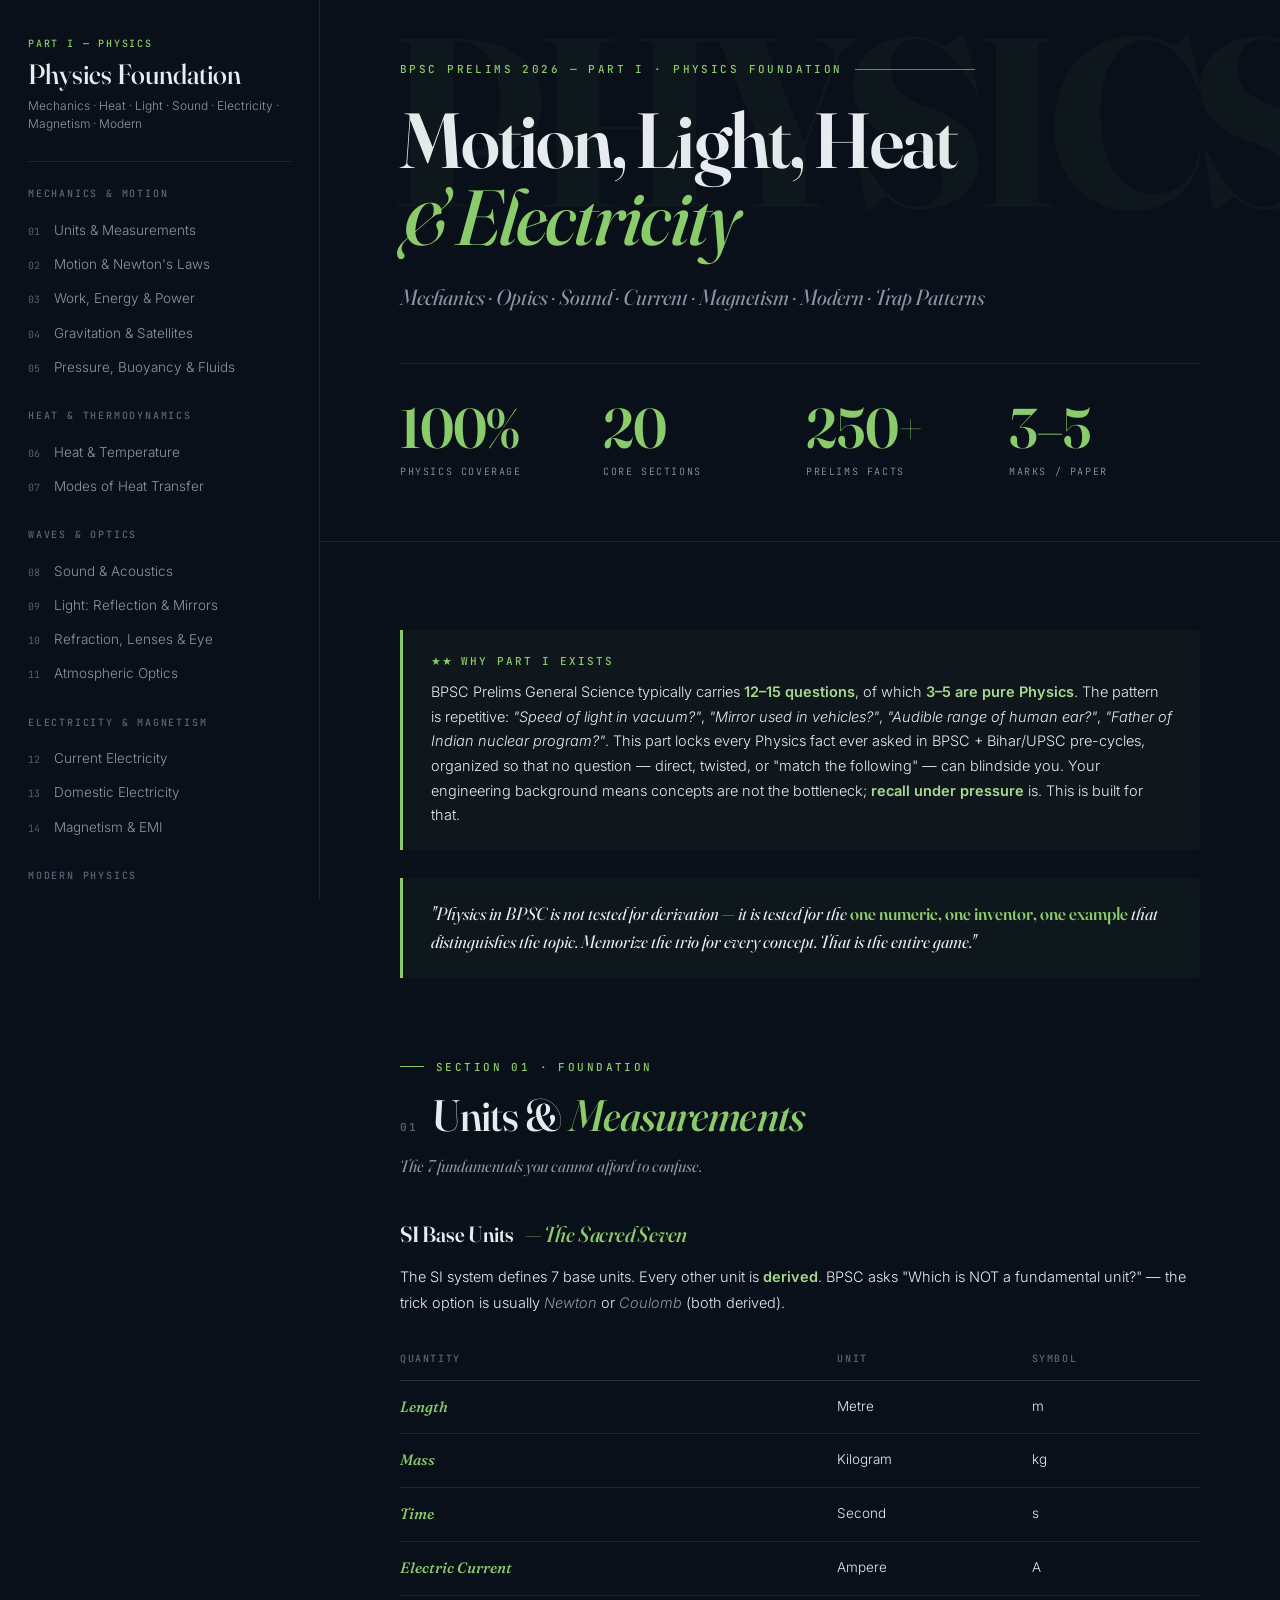
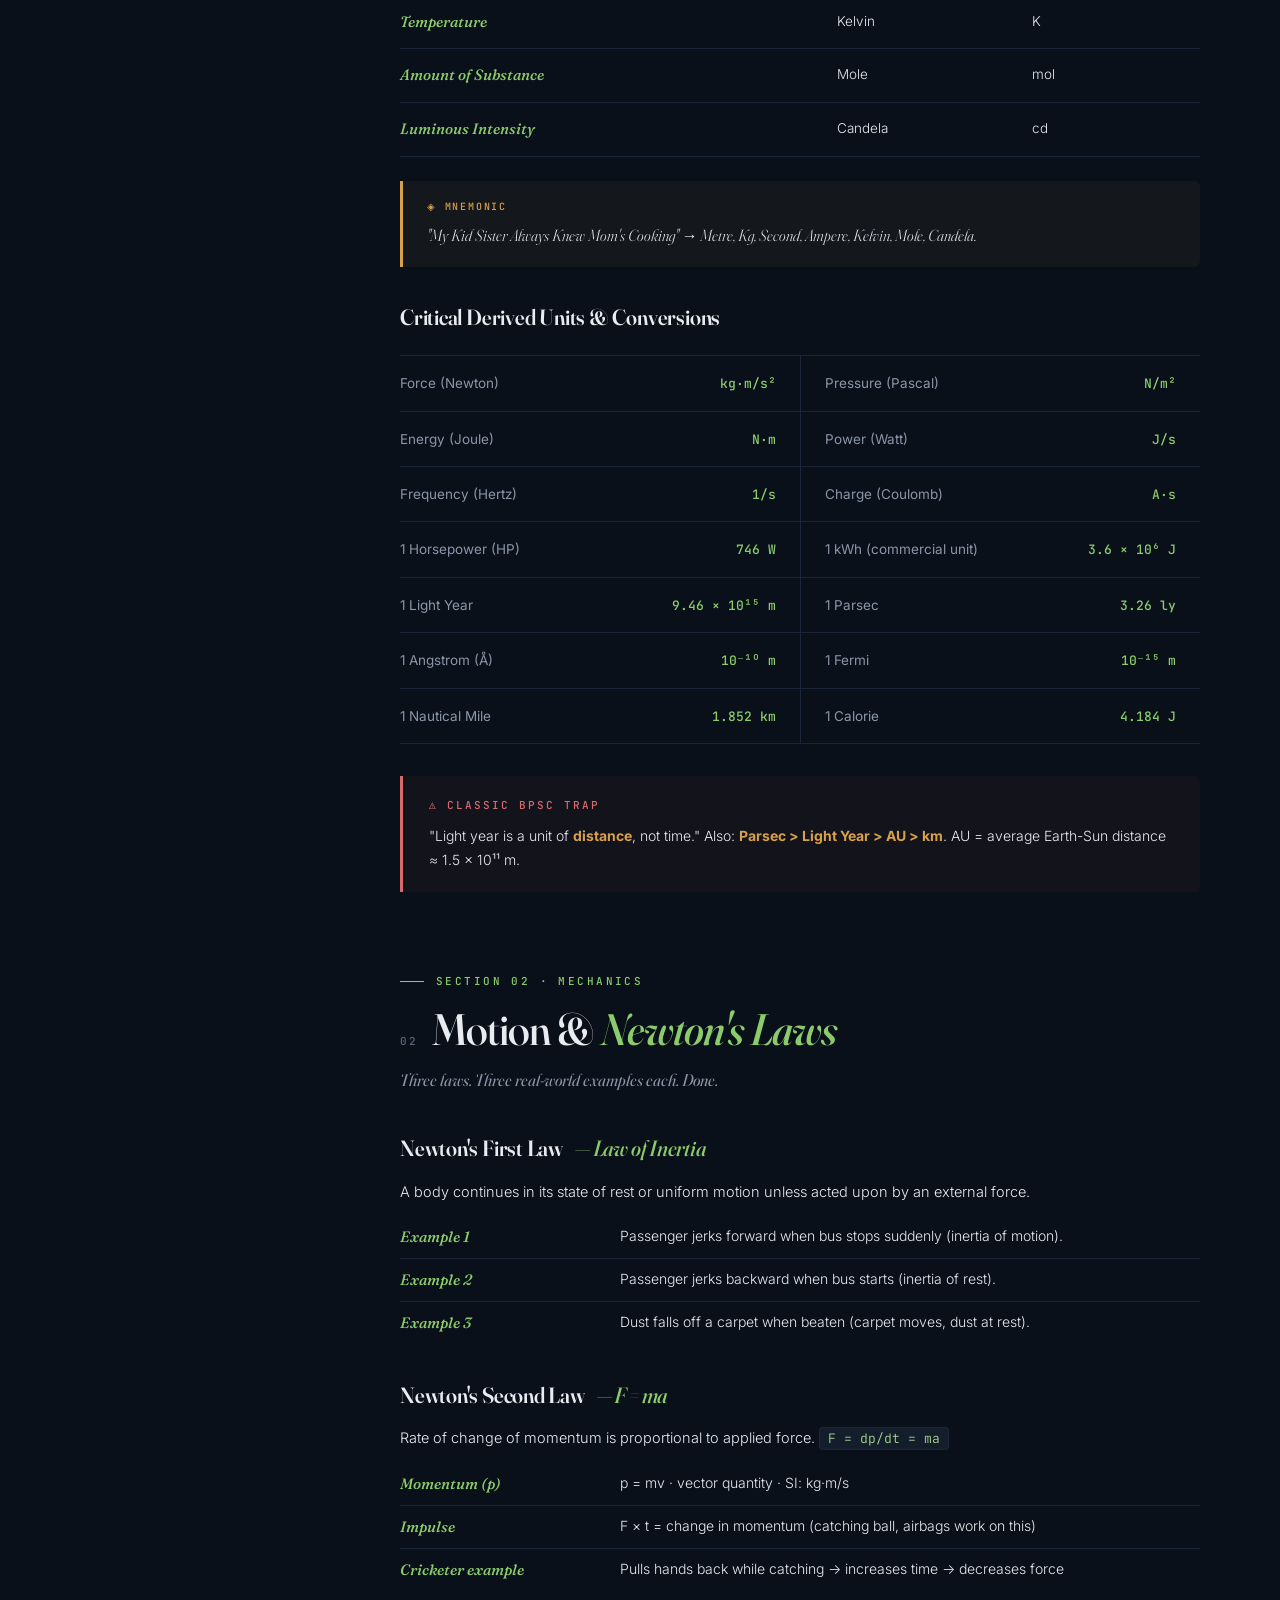
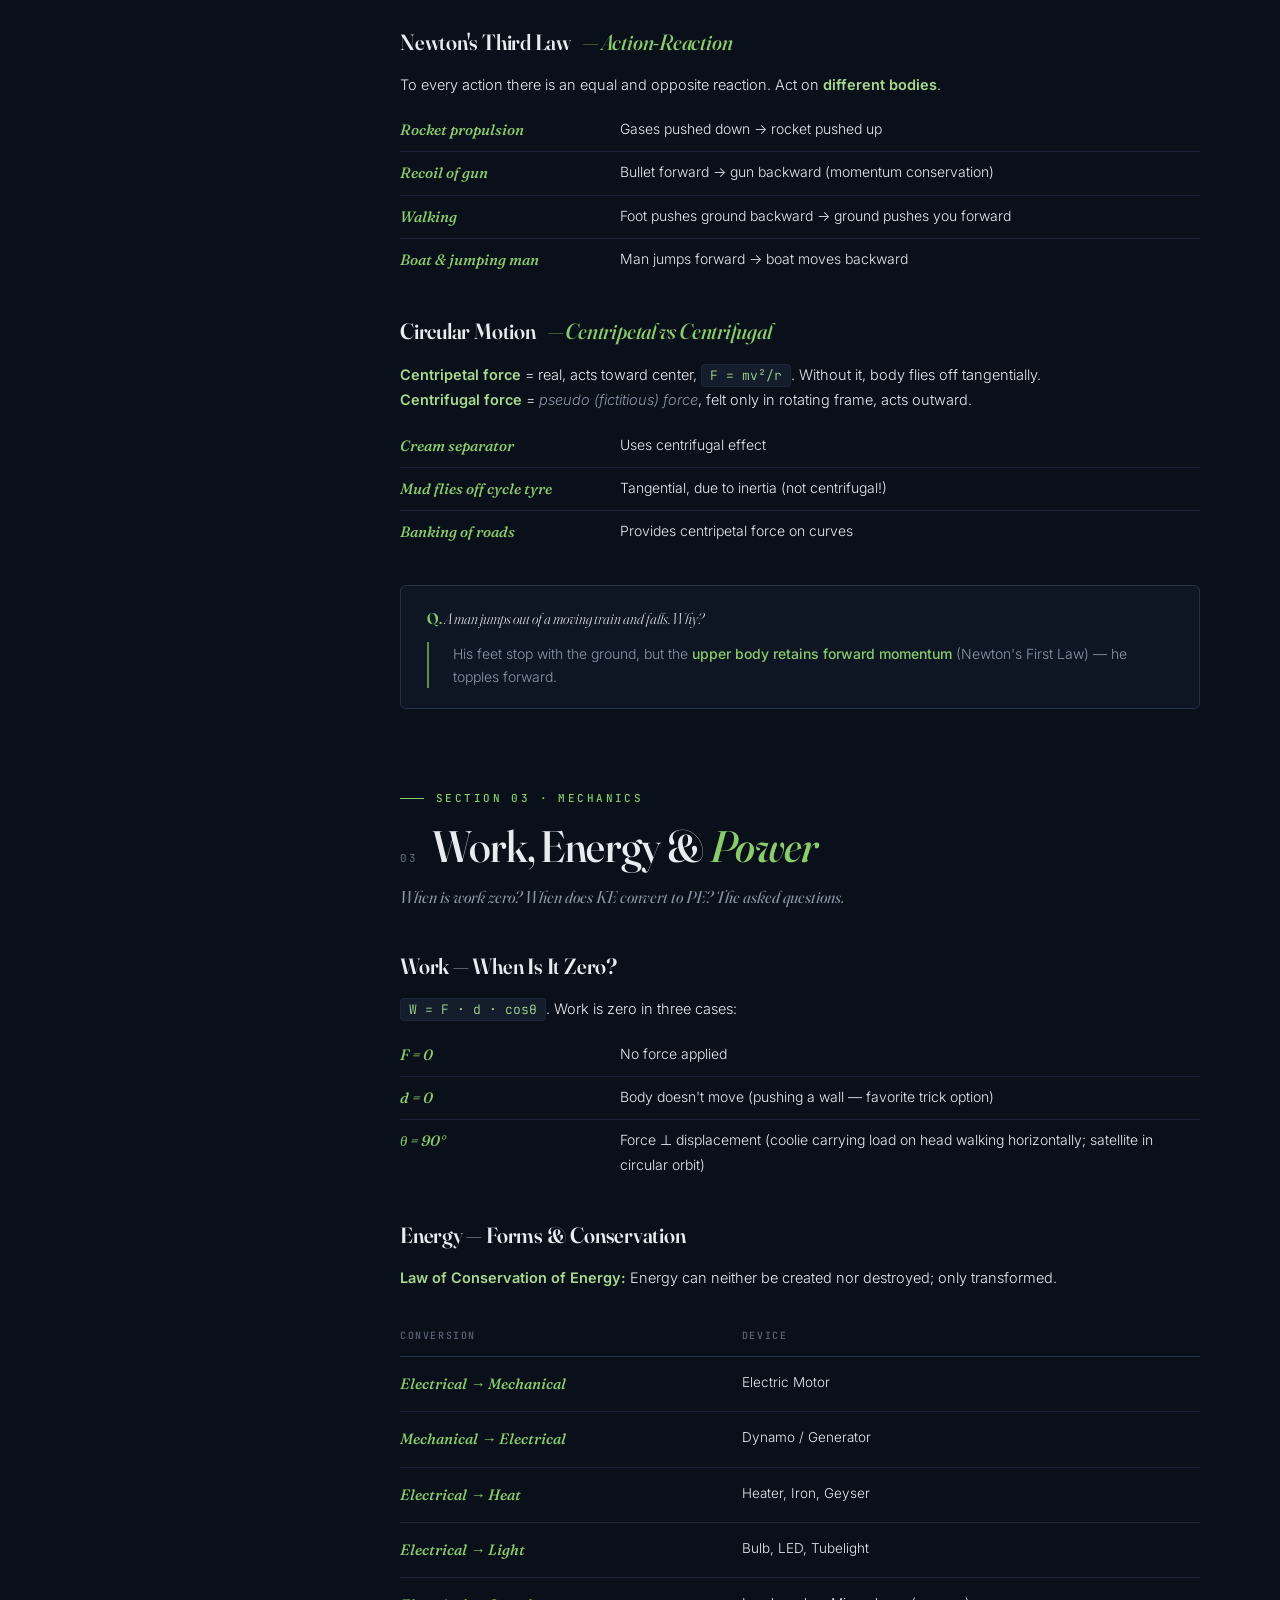
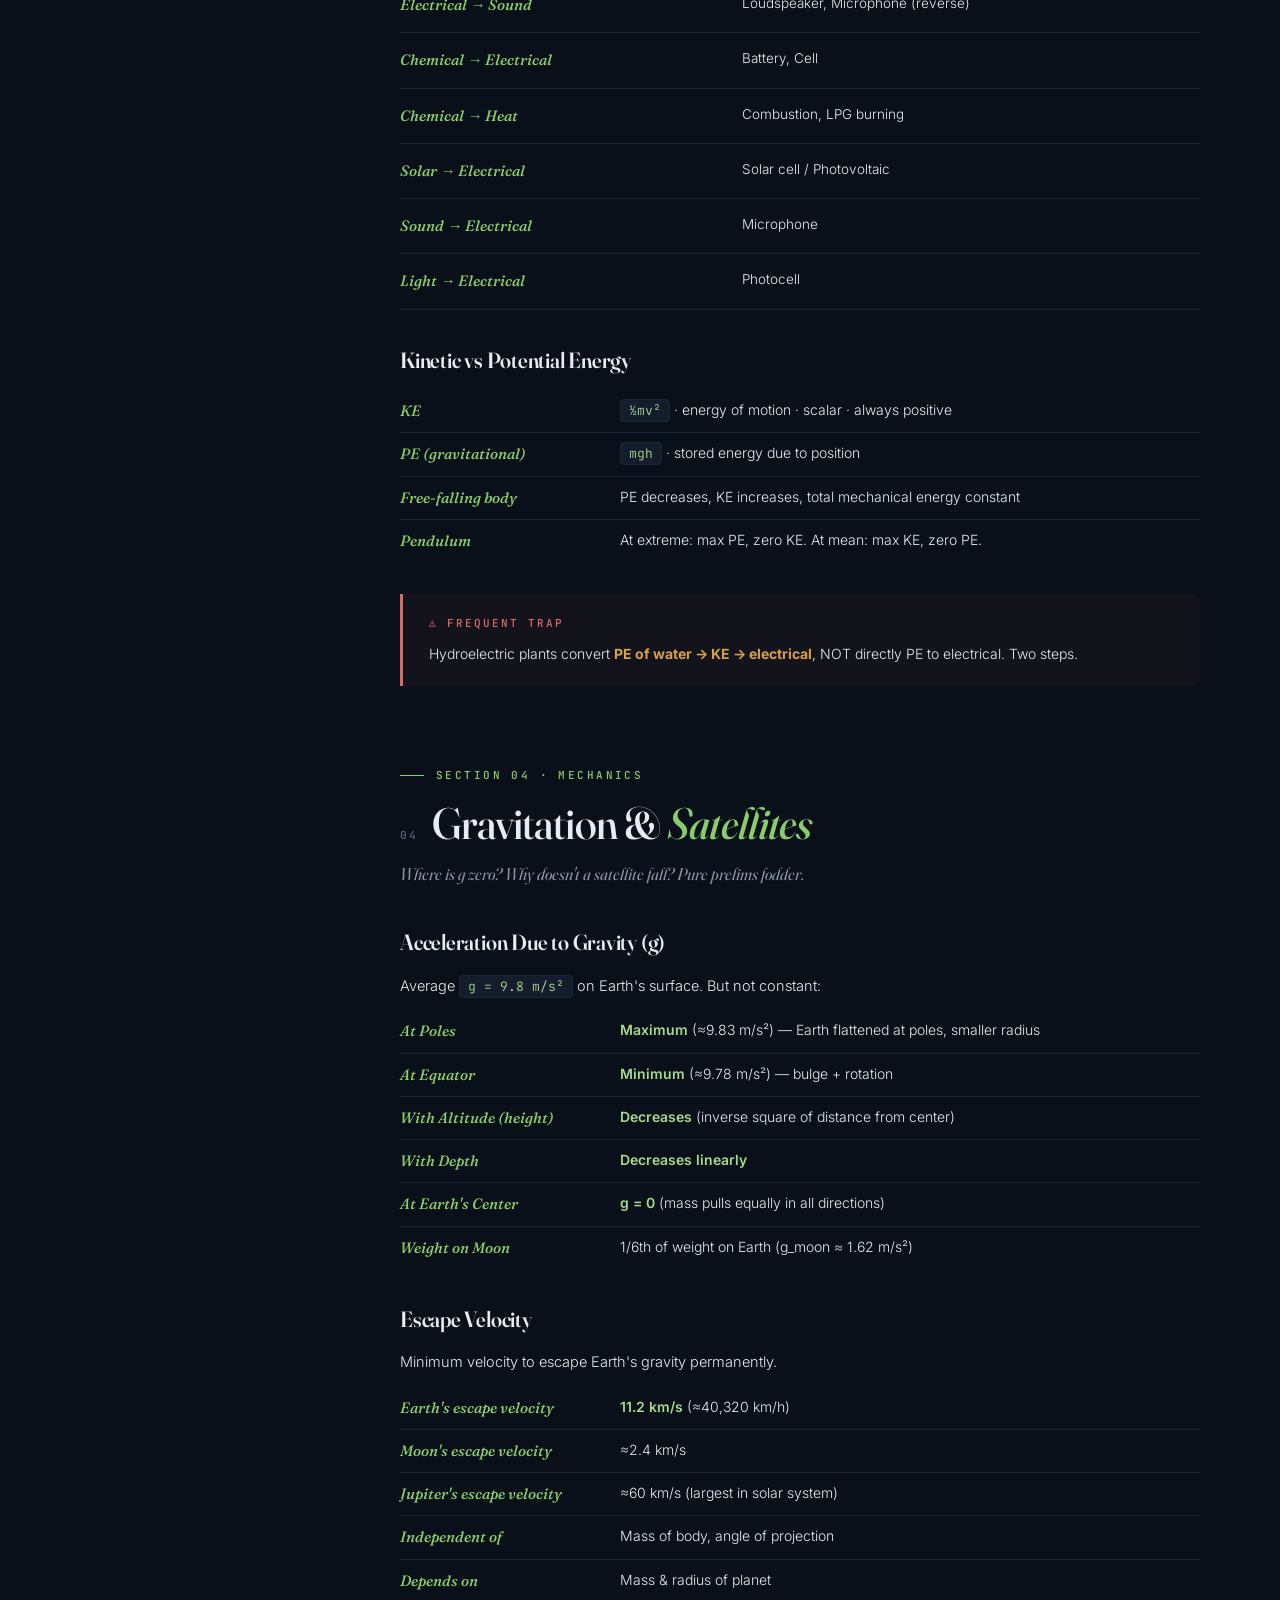
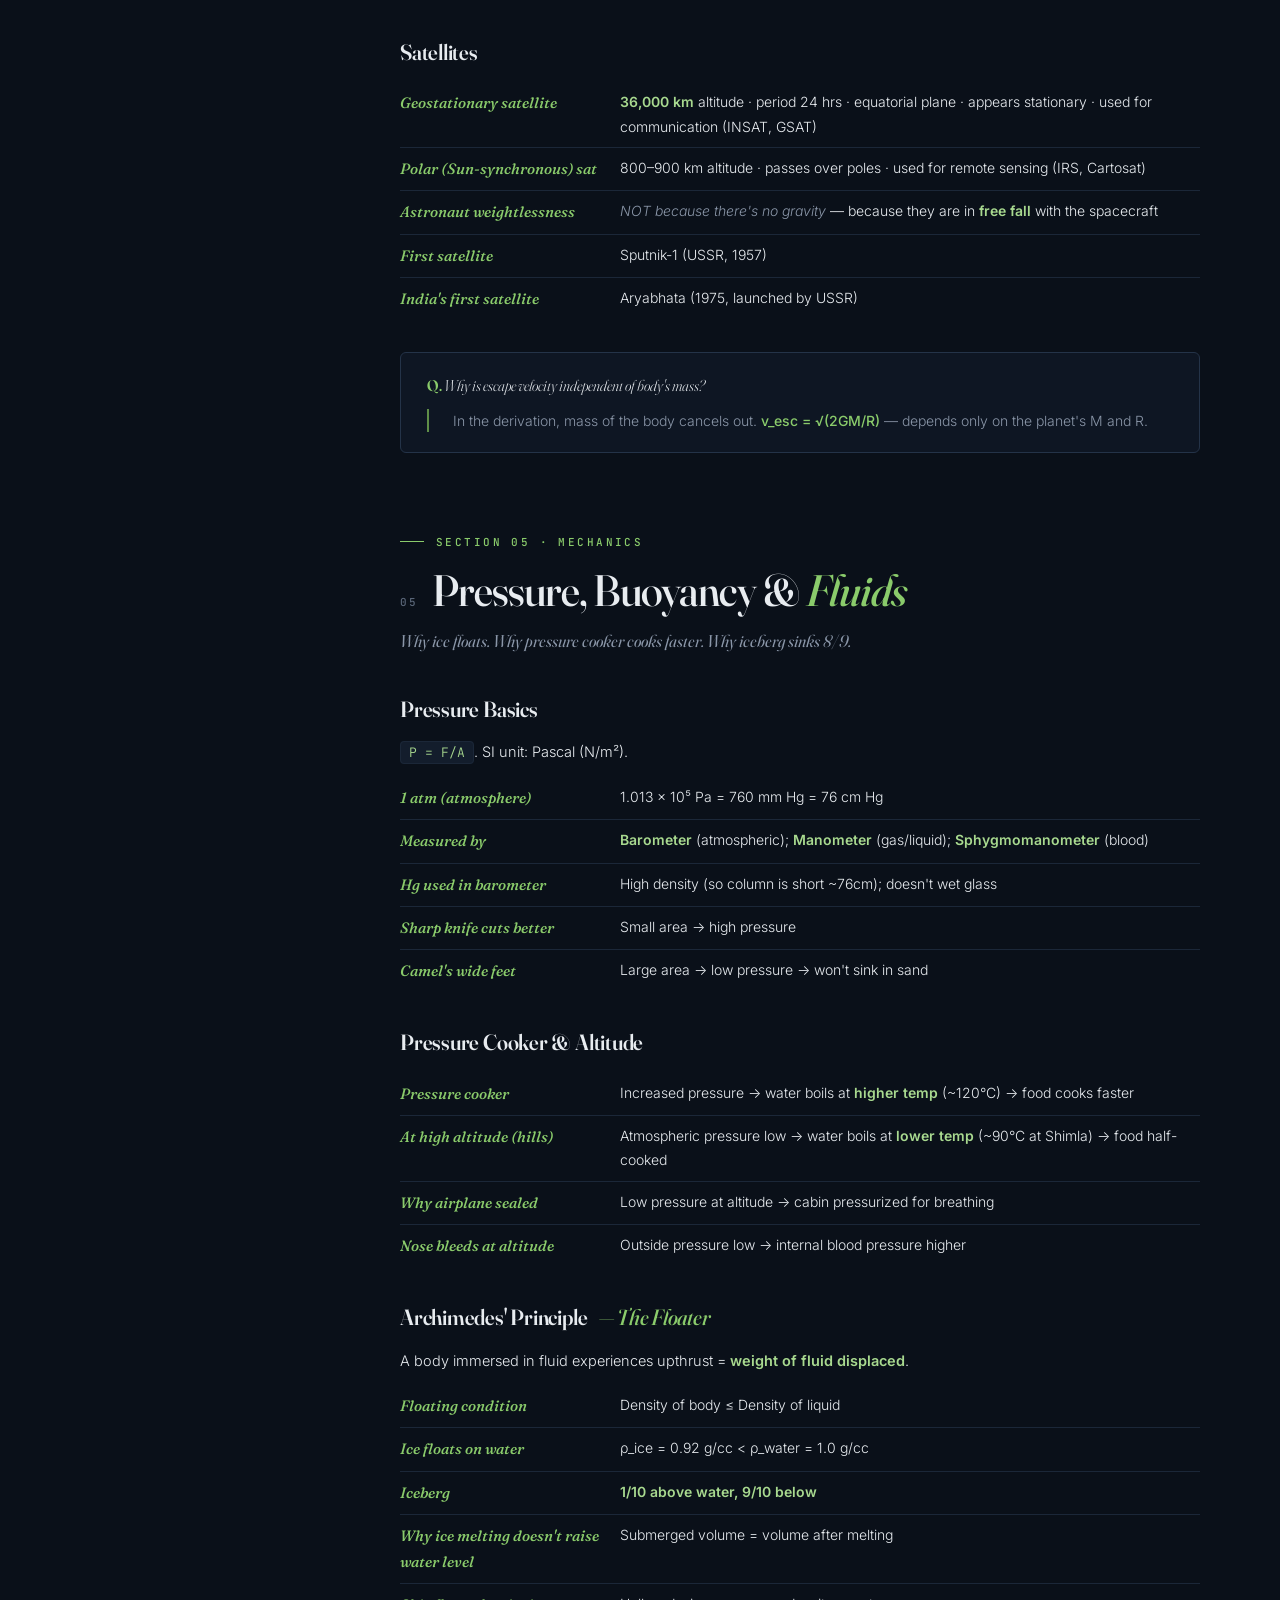
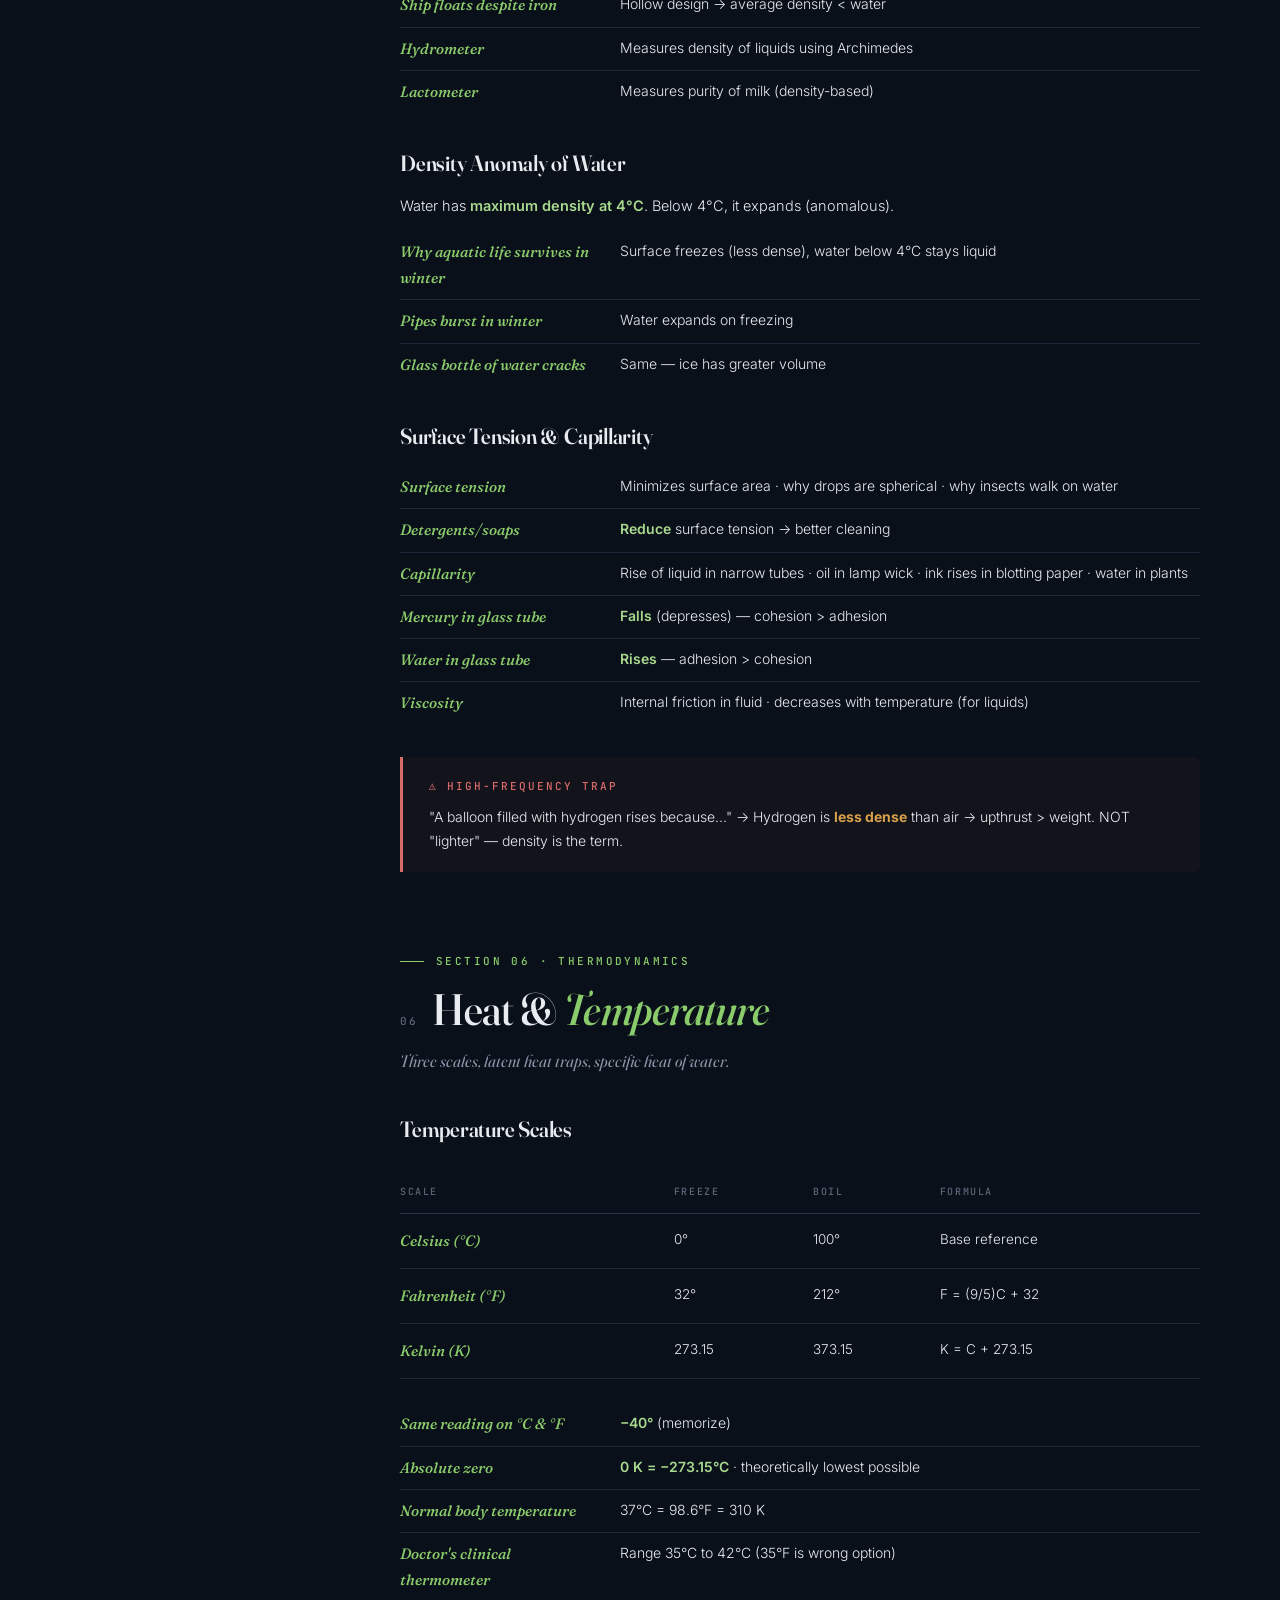
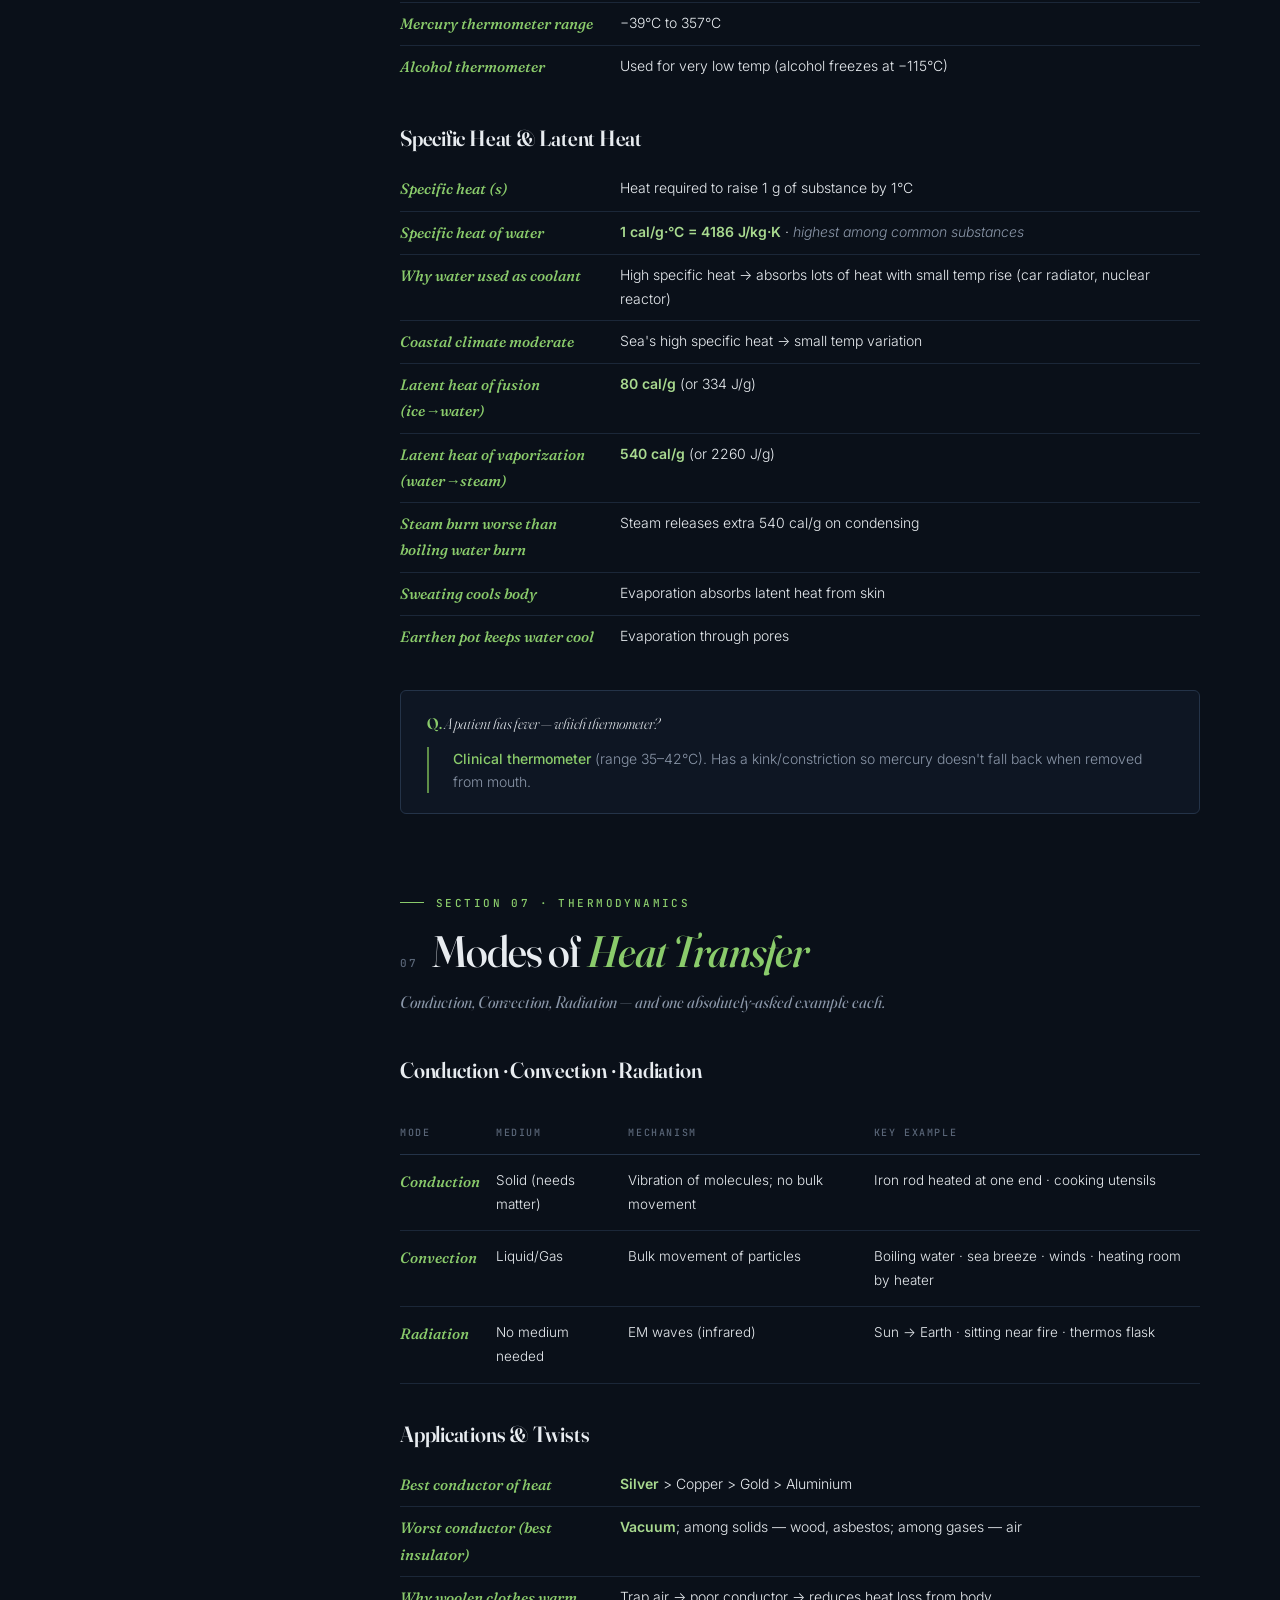
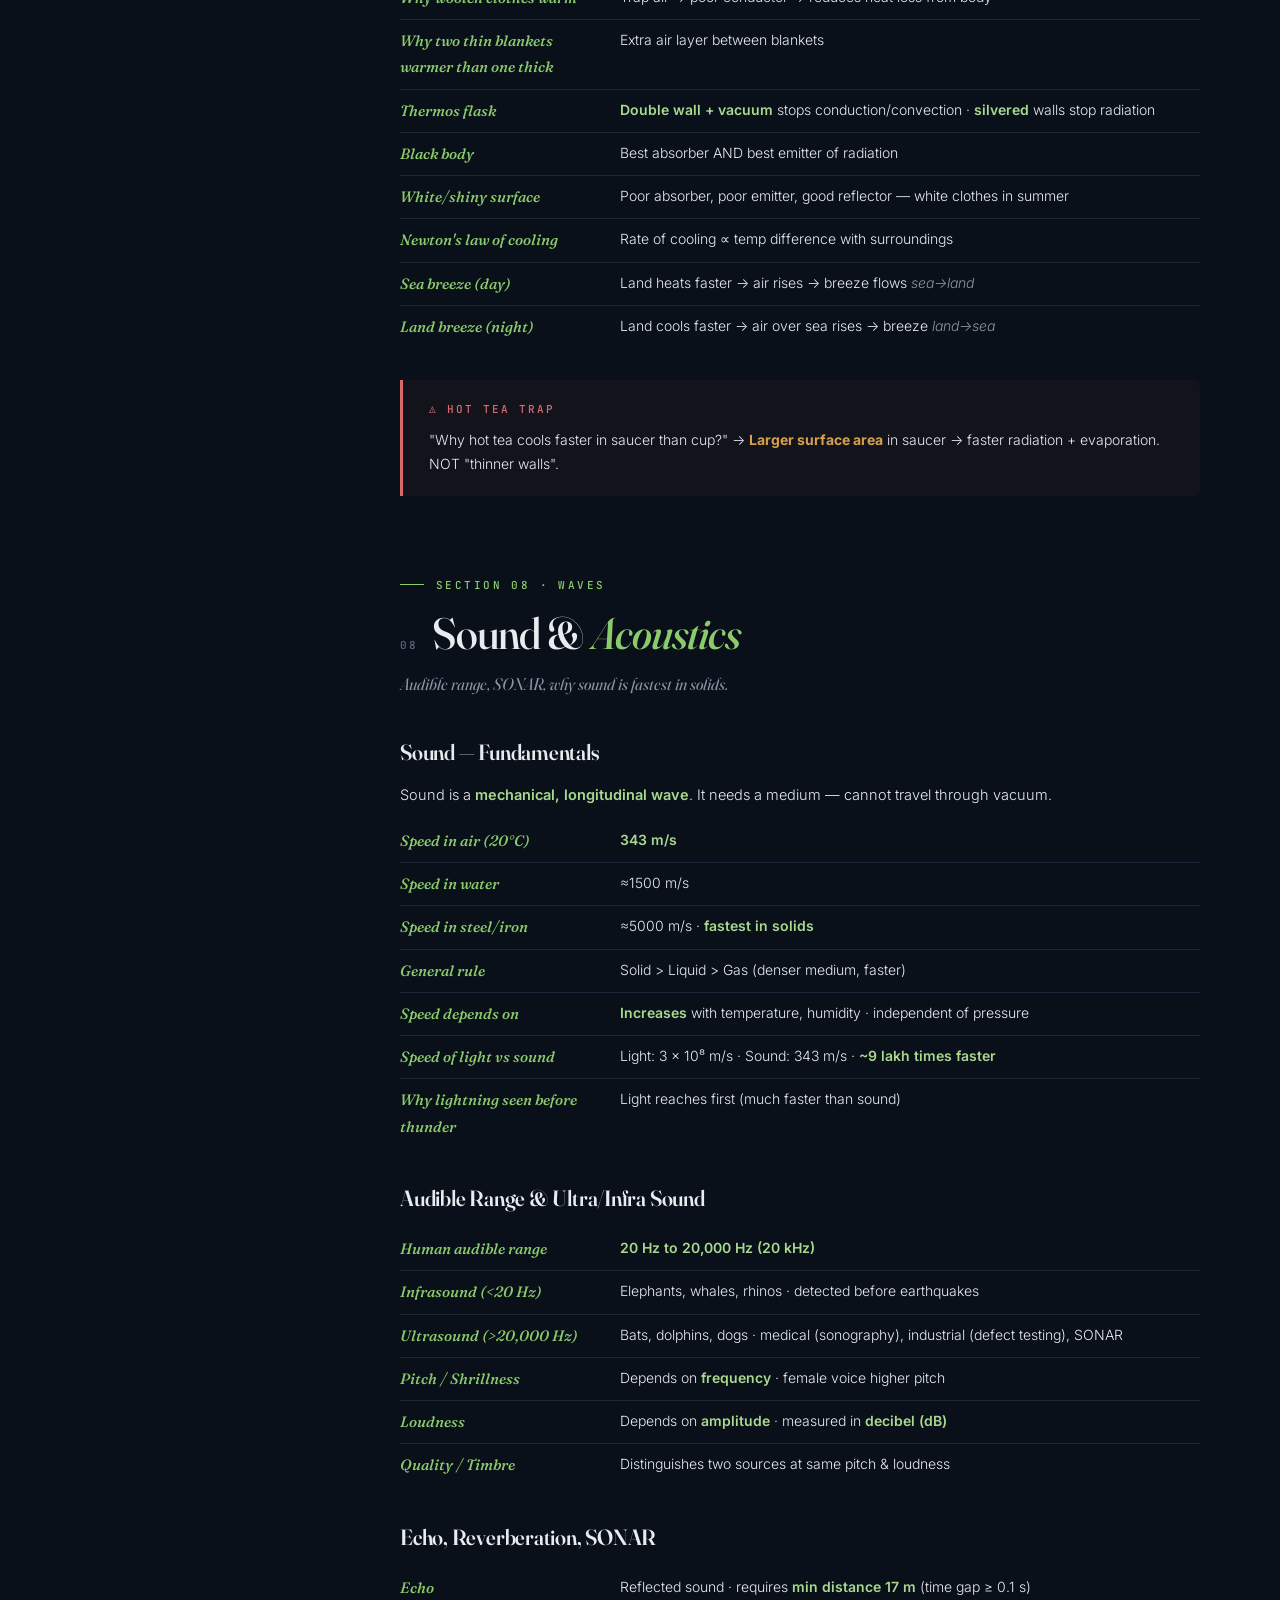
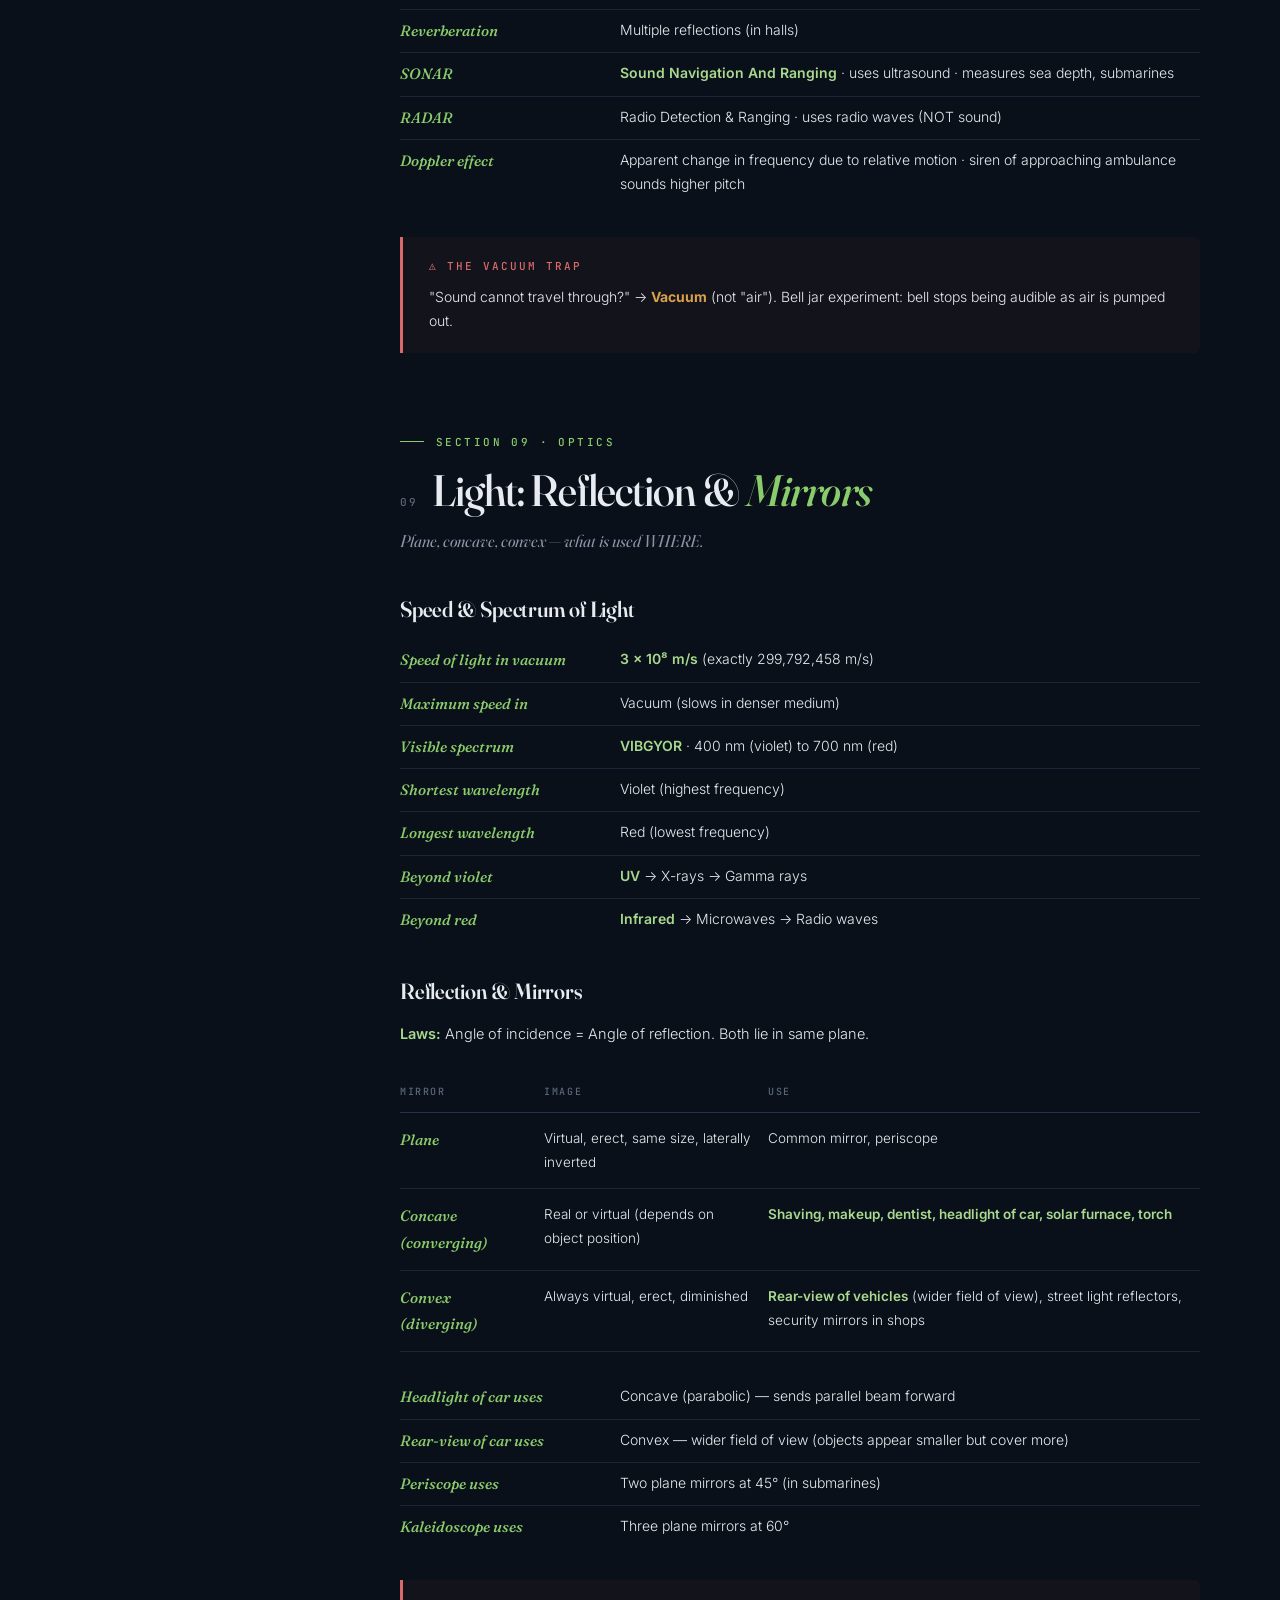
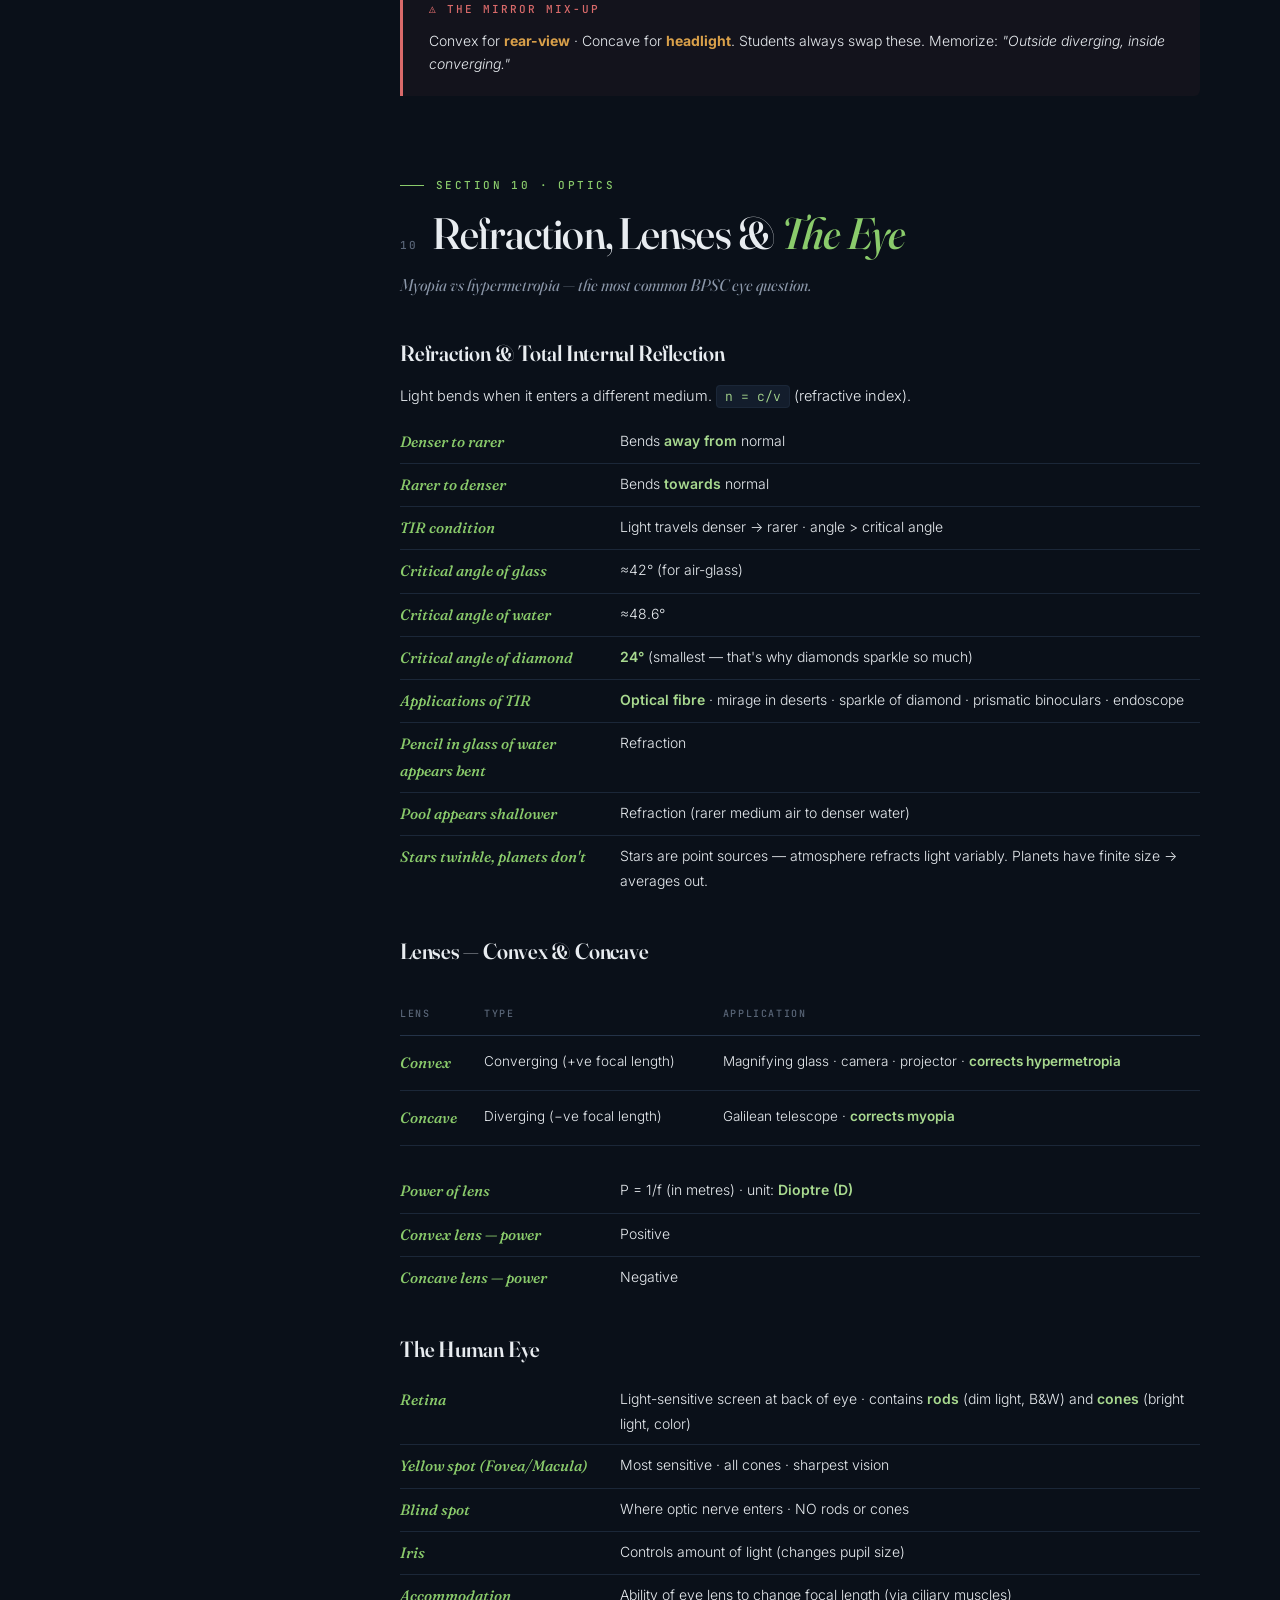
<file: pages/GS/physics/core-1.html>
<!DOCTYPE html>
<html lang="en">
<head>
<meta charset="UTF-8">
<meta name="viewport" content="width=device-width, initial-scale=1.0">
<title>BPSC Prelims 2026 — General Science · Part I — Physics</title>
<link rel="preconnect" href="https://fonts.googleapis.com">
<link rel="preconnect" href="https://fonts.gstatic.com" crossorigin>
<link href="https://fonts.googleapis.com/css2?family=Fraunces:ital,opsz,wght@0,9..144,400;0,9..144,500;0,9..144,600;0,9..144,700;0,9..144,800;1,9..144,400;1,9..144,500;1,9..144,600;1,9..144,700&family=Inter:wght@300;400;500;600;700&family=JetBrains+Mono:wght@400;500;600&display=swap" rel="stylesheet">
<style>
:root {
  --bg: #0a1019;
  --bg-card: #0e1623;
  --bg-elevated: #131d2c;
  --border: #1b2738;
  --border-strong: #243348;
  --green: #8acb6b;
  --green-soft: #a8d98f;
  --green-dim: #5f8e48;
  --text: #e8ecf0;
  --text-muted: #8a96a8;
  --text-dim: #5a6678;
  --warn: #d9a04a;
  --red: #d96a6a;
  --shadow: rgba(0,0,0,0.4);
}

* { margin: 0; padding: 0; box-sizing: border-box; }

html { scroll-behavior: smooth; }

body {
  background: var(--bg);
  color: var(--text);
  font-family: 'Inter', -apple-system, sans-serif;
  font-size: 15px;
  line-height: 1.65;
  overflow-x: hidden;
  font-weight: 300;
}

/* ===== LAYOUT ===== */
.app {
  display: grid;
  grid-template-columns: 320px 1fr;
  min-height: 100vh;
}

/* ===== SIDEBAR ===== */
.sidebar {
  background: var(--bg);
  border-right: 1px solid var(--border);
  padding: 36px 28px 60px;
  position: sticky;
  top: 0;
  height: 100vh;
  overflow-y: auto;
  scrollbar-width: thin;
  scrollbar-color: var(--border-strong) transparent;
}

.sidebar::-webkit-scrollbar { width: 6px; }
.sidebar::-webkit-scrollbar-thumb { background: var(--border-strong); border-radius: 3px; }

.sb-eyebrow {
  font-family: 'JetBrains Mono', monospace;
  font-size: 10px;
  color: var(--green);
  letter-spacing: 0.18em;
  text-transform: uppercase;
  margin-bottom: 6px;
  font-weight: 500;
}

.sb-title {
  font-family: 'Fraunces', serif;
  font-size: 28px;
  font-weight: 500;
  color: var(--text);
  line-height: 1.1;
  margin-bottom: 8px;
  font-variation-settings: "opsz" 144;
}

.sb-sub {
  font-size: 12px;
  color: var(--text-muted);
  margin-bottom: 28px;
  line-height: 1.5;
}

.sb-divider {
  height: 1px;
  background: var(--border);
  margin: 0 0 24px;
}

.sb-group { margin-bottom: 24px; }

.sb-group-title {
  font-family: 'JetBrains Mono', monospace;
  font-size: 10px;
  color: var(--text-dim);
  letter-spacing: 0.18em;
  text-transform: uppercase;
  margin-bottom: 10px;
  font-weight: 500;
}

.sb-item {
  display: flex;
  align-items: baseline;
  gap: 10px;
  padding: 6px 0;
  color: var(--text-muted);
  text-decoration: none;
  font-size: 13.5px;
  transition: color 0.2s, transform 0.2s;
  cursor: pointer;
}

.sb-item:hover {
  color: var(--green);
  transform: translateX(2px);
}

.sb-item .num {
  font-family: 'JetBrains Mono', monospace;
  font-size: 10px;
  color: var(--text-dim);
  letter-spacing: 0.04em;
  min-width: 16px;
}

.sb-item:hover .num { color: var(--green-dim); }

/* ===== MAIN ===== */
.main {
  padding: 0;
  max-width: 100%;
  overflow: hidden;
}

/* ===== HERO ===== */
.hero {
  position: relative;
  padding: 60px 80px 60px;
  border-bottom: 1px solid var(--border);
  overflow: hidden;
}

.hero-watermark {
  position: absolute;
  top: 0;
  right: -40px;
  font-family: 'Fraunces', serif;
  font-size: 240px;
  font-weight: 700;
  color: var(--green);
  opacity: 0.04;
  letter-spacing: -0.05em;
  pointer-events: none;
  line-height: 1;
  user-select: none;
  font-variation-settings: "opsz" 144;
}

.hero-eyebrow {
  font-family: 'JetBrains Mono', monospace;
  font-size: 11px;
  color: var(--green);
  letter-spacing: 0.22em;
  text-transform: uppercase;
  margin-bottom: 24px;
  display: flex;
  align-items: center;
  gap: 12px;
  font-weight: 500;
}

.hero-eyebrow::after {
  content: '';
  flex: 1;
  max-width: 120px;
  height: 1px;
  background: var(--green-dim);
}

.hero-title {
  font-family: 'Fraunces', serif;
  font-size: 78px;
  font-weight: 600;
  line-height: 0.98;
  letter-spacing: -0.025em;
  margin-bottom: 24px;
  font-variation-settings: "opsz" 144;
}

.hero-title .italic-green {
  font-style: italic;
  color: var(--green);
  font-weight: 500;
}

.hero-tags {
  font-family: 'Fraunces', serif;
  font-style: italic;
  font-size: 22px;
  color: var(--text-muted);
  font-weight: 400;
  margin-bottom: 48px;
  font-variation-settings: "opsz" 144;
}

.hero-divider {
  height: 1px;
  background: var(--border);
  margin: 0 0 36px;
}

.hero-stats {
  display: grid;
  grid-template-columns: repeat(4, 1fr);
  gap: 32px;
  max-width: 780px;
}

.stat-num {
  font-family: 'Fraunces', serif;
  font-size: 56px;
  font-weight: 600;
  color: var(--green);
  line-height: 1;
  margin-bottom: 8px;
  letter-spacing: -0.02em;
  font-variation-settings: "opsz" 144;
}

.stat-label {
  font-family: 'JetBrains Mono', monospace;
  font-size: 10px;
  color: var(--text-muted);
  letter-spacing: 0.16em;
  text-transform: uppercase;
}

/* ===== CONTENT BODY ===== */
.body-wrap {
  padding: 60px 80px 80px;
  max-width: 1100px;
}

/* ===== CALLOUTS ===== */
.callout {
  border-left: 3px solid var(--green);
  background: rgba(138, 203, 107, 0.04);
  padding: 22px 28px;
  margin: 28px 0;
  border-radius: 0 6px 6px 0;
}

.callout-title {
  font-family: 'JetBrains Mono', monospace;
  font-size: 11px;
  color: var(--green);
  letter-spacing: 0.18em;
  text-transform: uppercase;
  margin-bottom: 10px;
  font-weight: 500;
  display: flex;
  align-items: center;
  gap: 8px;
}

.callout-title::before { content: '★★'; letter-spacing: 0.1em; }

.callout-body {
  font-size: 14.5px;
  color: var(--text);
  line-height: 1.7;
}

.callout-body strong { color: var(--green-soft); font-weight: 600; }

.quote-block {
  border-left: 3px solid var(--green);
  padding: 22px 28px;
  font-family: 'Fraunces', serif;
  font-style: italic;
  font-size: 18px;
  color: var(--text);
  line-height: 1.55;
  margin: 28px 0;
  font-weight: 400;
  font-variation-settings: "opsz" 144;
  background: rgba(138, 203, 107, 0.03);
  border-radius: 0 6px 6px 0;
}

/* ===== SECTIONS ===== */
.section {
  margin-top: 80px;
  scroll-margin-top: 20px;
}

.section-eyebrow {
  font-family: 'JetBrains Mono', monospace;
  font-size: 11px;
  color: var(--green);
  letter-spacing: 0.22em;
  text-transform: uppercase;
  margin-bottom: 16px;
  display: flex;
  align-items: center;
  gap: 12px;
  font-weight: 500;
}

.section-eyebrow::before {
  content: '';
  width: 24px;
  height: 1px;
  background: var(--green);
}

.section-num {
  font-family: 'JetBrains Mono', monospace;
  font-size: 11px;
  color: var(--text-dim);
  letter-spacing: 0.16em;
  margin-right: 14px;
}

.section-title {
  font-family: 'Fraunces', serif;
  font-size: 44px;
  font-weight: 500;
  line-height: 1.05;
  letter-spacing: -0.02em;
  margin-bottom: 14px;
  color: var(--text);
  font-variation-settings: "opsz" 144;
}

.section-title .italic-green {
  font-style: italic;
  color: var(--green);
}

.section-sub {
  font-family: 'Fraunces', serif;
  font-style: italic;
  font-size: 17px;
  color: var(--text-muted);
  margin-bottom: 36px;
  font-weight: 400;
  font-variation-settings: "opsz" 144;
}

/* ===== CONCEPT BLOCKS ===== */
.concept {
  margin: 32px 0;
}

.concept-head {
  font-family: 'Fraunces', serif;
  font-size: 22px;
  font-weight: 600;
  color: var(--text);
  margin-bottom: 12px;
  letter-spacing: -0.01em;
  display: flex;
  align-items: baseline;
  gap: 12px;
  font-variation-settings: "opsz" 144;
}

.concept-head .marker {
  color: var(--green);
  font-style: italic;
  font-weight: 500;
}

.concept-body {
  font-size: 14.5px;
  color: var(--text);
  line-height: 1.75;
}

.concept-body p { margin-bottom: 12px; }
.concept-body strong { color: var(--green-soft); font-weight: 600; }
.concept-body em { color: var(--text-muted); font-style: italic; }

/* ===== FACT GRID ===== */
.fact-grid {
  display: grid;
  grid-template-columns: repeat(2, 1fr);
  gap: 0;
  border-top: 1px solid var(--border);
  margin: 20px 0;
}

.fact {
  padding: 16px 0;
  border-bottom: 1px solid var(--border);
  padding-right: 24px;
  display: grid;
  grid-template-columns: 1fr auto;
  gap: 16px;
  align-items: baseline;
}

.fact:nth-child(odd) { padding-right: 24px; }
.fact:nth-child(even) { padding-left: 24px; border-left: 1px solid var(--border); }

.fact-label {
  font-size: 13.5px;
  color: var(--text-muted);
  font-weight: 400;
}

.fact-val {
  font-family: 'JetBrains Mono', monospace;
  font-size: 13px;
  color: var(--green);
  font-weight: 500;
  white-space: nowrap;
}

.fact-val.long { white-space: normal; text-align: right; max-width: 200px; }

/* ===== TABLE ===== */
.tbl {
  width: 100%;
  border-collapse: collapse;
  margin: 24px 0;
  font-size: 13.5px;
}

.tbl th {
  text-align: left;
  font-family: 'JetBrains Mono', monospace;
  font-size: 10px;
  color: var(--text-dim);
  letter-spacing: 0.16em;
  text-transform: uppercase;
  padding: 12px 16px 12px 0;
  border-bottom: 1px solid var(--border-strong);
  font-weight: 500;
}

.tbl td {
  padding: 14px 16px 14px 0;
  border-bottom: 1px solid var(--border);
  vertical-align: top;
  color: var(--text);
}

.tbl td:first-child {
  color: var(--green);
  font-weight: 500;
  font-family: 'Fraunces', serif;
  font-size: 15px;
  font-style: italic;
}

.tbl tr:hover td { background: rgba(138, 203, 107, 0.02); }

/* ===== TRAP BOX ===== */
.trap {
  background: rgba(217, 106, 106, 0.04);
  border-left: 3px solid var(--red);
  padding: 20px 26px;
  margin: 24px 0;
  border-radius: 0 6px 6px 0;
}

.trap-title {
  font-family: 'JetBrains Mono', monospace;
  font-size: 11px;
  color: var(--red);
  letter-spacing: 0.18em;
  text-transform: uppercase;
  margin-bottom: 10px;
  font-weight: 500;
}

.trap-title::before { content: '⚠ '; }

.trap-body { font-size: 14px; color: var(--text); line-height: 1.7; }
.trap-body strong { color: var(--warn); }

/* ===== MNEMONIC BOX ===== */
.mnemonic {
  background: rgba(217, 160, 74, 0.05);
  border-left: 3px solid var(--warn);
  padding: 18px 24px;
  margin: 20px 0;
  border-radius: 0 6px 6px 0;
}

.mnemonic-title {
  font-family: 'JetBrains Mono', monospace;
  font-size: 10px;
  color: var(--warn);
  letter-spacing: 0.18em;
  text-transform: uppercase;
  margin-bottom: 8px;
  font-weight: 500;
}

.mnemonic-title::before { content: '◈ '; }

.mnemonic-body {
  font-family: 'Fraunces', serif;
  font-style: italic;
  font-size: 16px;
  color: var(--text);
  line-height: 1.6;
  font-variation-settings: "opsz" 144;
}

/* ===== Q-PROBE ===== */
.qprobe {
  background: var(--bg-card);
  border: 1px solid var(--border-strong);
  padding: 20px 26px;
  margin: 24px 0;
  border-radius: 6px;
}

.qprobe-q {
  font-family: 'Fraunces', serif;
  font-style: italic;
  font-size: 15.5px;
  color: var(--text);
  margin-bottom: 10px;
  font-variation-settings: "opsz" 144;
}

.qprobe-q::before { content: 'Q. '; color: var(--green); font-style: normal; font-weight: 600; }

.qprobe-a {
  font-size: 14px;
  color: var(--text-muted);
  padding-left: 24px;
  border-left: 2px solid var(--green-dim);
}

.qprobe-a strong { color: var(--green); font-weight: 500; }

/* ===== KV LIST ===== */
.kv {
  list-style: none;
  margin: 12px 0;
}

.kv li {
  padding: 8px 0;
  border-bottom: 1px solid var(--border);
  font-size: 14px;
  display: grid;
  grid-template-columns: 200px 1fr;
  gap: 20px;
}

.kv li:last-child { border-bottom: none; }

.kv .k {
  color: var(--green);
  font-family: 'Fraunces', serif;
  font-size: 15px;
  font-style: italic;
  font-weight: 500;
}

.kv .v { color: var(--text); }
.kv .v strong { color: var(--green-soft); }

/* ===== INLINE FORMULA ===== */
.formula {
  font-family: 'JetBrains Mono', monospace;
  background: var(--bg-elevated);
  padding: 2px 8px;
  border-radius: 4px;
  font-size: 13px;
  color: var(--green-soft);
  border: 1px solid var(--border);
}

/* ===== FOOTER ===== */
.footer {
  border-top: 1px solid var(--border);
  padding: 60px 80px;
  background: var(--bg);
}

.footer-eyebrow {
  font-family: 'JetBrains Mono', monospace;
  font-size: 11px;
  color: var(--green);
  letter-spacing: 0.22em;
  text-transform: uppercase;
  margin-bottom: 16px;
  font-weight: 500;
}

.footer-title {
  font-family: 'Fraunces', serif;
  font-size: 32px;
  font-weight: 500;
  color: var(--text);
  margin-bottom: 16px;
  line-height: 1.15;
  font-variation-settings: "opsz" 144;
}

.footer-title .italic-green { font-style: italic; color: var(--green); }

.footer-text {
  font-size: 15px;
  color: var(--text-muted);
  line-height: 1.7;
  max-width: 760px;
}

/* === RESPONSIVE === */
@media (max-width: 1024px) {
  .app { grid-template-columns: 1fr; }
  .sidebar { position: relative; height: auto; }
  .hero { padding: 40px 28px; }
  .hero-title { font-size: 52px; }
  .hero-watermark { font-size: 140px; }
  .body-wrap { padding: 40px 28px; }
  .hero-stats { grid-template-columns: repeat(2, 1fr); gap: 24px; }
  .section-title { font-size: 32px; }
  .fact-grid { grid-template-columns: 1fr; }
  .fact:nth-child(even) { padding-left: 0; border-left: none; }
  .footer { padding: 40px 28px; }
  .kv li { grid-template-columns: 1fr; gap: 4px; }
}

/* === SUBTLE INTRO ANIMATION === */
@keyframes fadeUp {
  from { opacity: 0; transform: translateY(8px); }
  to { opacity: 1; transform: translateY(0); }
}

.hero > * { animation: fadeUp 0.8s ease-out backwards; }
.hero-eyebrow { animation-delay: 0.05s; }
.hero-title { animation-delay: 0.15s; }
.hero-tags { animation-delay: 0.25s; }
.hero-divider { animation-delay: 0.35s; }
.hero-stats { animation-delay: 0.45s; }

</style>
</head>
<body>
<div class="app">

<!-- =========== SIDEBAR =========== -->
<aside class="sidebar">
  <div class="sb-eyebrow">Part I — Physics</div>
  <div class="sb-title">Physics Foundation</div>
  <div class="sb-sub">Mechanics · Heat · Light · Sound · Electricity · Magnetism · Modern</div>

  <div class="sb-divider"></div>

  <div class="sb-group">
    <div class="sb-group-title">Mechanics &amp; Motion</div>
    <a class="sb-item" href="#s01"><span class="num">01</span>Units &amp; Measurements</a>
    <a class="sb-item" href="#s02"><span class="num">02</span>Motion &amp; Newton's Laws</a>
    <a class="sb-item" href="#s03"><span class="num">03</span>Work, Energy &amp; Power</a>
    <a class="sb-item" href="#s04"><span class="num">04</span>Gravitation &amp; Satellites</a>
    <a class="sb-item" href="#s05"><span class="num">05</span>Pressure, Buoyancy &amp; Fluids</a>
  </div>

  <div class="sb-group">
    <div class="sb-group-title">Heat &amp; Thermodynamics</div>
    <a class="sb-item" href="#s06"><span class="num">06</span>Heat &amp; Temperature</a>
    <a class="sb-item" href="#s07"><span class="num">07</span>Modes of Heat Transfer</a>
  </div>

  <div class="sb-group">
    <div class="sb-group-title">Waves &amp; Optics</div>
    <a class="sb-item" href="#s08"><span class="num">08</span>Sound &amp; Acoustics</a>
    <a class="sb-item" href="#s09"><span class="num">09</span>Light: Reflection &amp; Mirrors</a>
    <a class="sb-item" href="#s10"><span class="num">10</span>Refraction, Lenses &amp; Eye</a>
    <a class="sb-item" href="#s11"><span class="num">11</span>Atmospheric Optics</a>
  </div>

  <div class="sb-group">
    <div class="sb-group-title">Electricity &amp; Magnetism</div>
    <a class="sb-item" href="#s12"><span class="num">12</span>Current Electricity</a>
    <a class="sb-item" href="#s13"><span class="num">13</span>Domestic Electricity</a>
    <a class="sb-item" href="#s14"><span class="num">14</span>Magnetism &amp; EMI</a>
  </div>

  <div class="sb-group">
    <div class="sb-group-title">Modern Physics</div>
    <a class="sb-item" href="#s15"><span class="num">15</span>Atom &amp; Nucleus</a>
    <a class="sb-item" href="#s16"><span class="num">16</span>Radioactivity</a>
    <a class="sb-item" href="#s17"><span class="num">17</span>Semiconductors &amp; Lasers</a>
  </div>

  <div class="sb-group">
    <div class="sb-group-title">Exam Armory</div>
    <a class="sb-item" href="#s18"><span class="num">18</span>Indian Physicists</a>
    <a class="sb-item" href="#s19"><span class="num">19</span>BPSC Trap Patterns</a>
    <a class="sb-item" href="#s20"><span class="num">20</span>Last-Mile Revision</a>
  </div>
</aside>

<!-- =========== MAIN =========== -->
<main class="main">

  <!-- HERO -->
  <section class="hero">
    <div class="hero-watermark">PHYSICS</div>
    <div class="hero-eyebrow">BPSC Prelims 2026 — Part I · Physics Foundation</div>
    <h1 class="hero-title">Motion, Light, Heat<br><span class="italic-green">&amp; Electricity</span></h1>
    <div class="hero-tags">Mechanics · Optics · Sound · Current · Magnetism · Modern · Trap Patterns</div>
    <div class="hero-divider"></div>

    <div class="hero-stats">
      <div>
        <div class="stat-num">100%</div>
        <div class="stat-label">Physics Coverage</div>
      </div>
      <div>
        <div class="stat-num">20</div>
        <div class="stat-label">Core Sections</div>
      </div>
      <div>
        <div class="stat-num">250+</div>
        <div class="stat-label">Prelims Facts</div>
      </div>
      <div>
        <div class="stat-num">3–5</div>
        <div class="stat-label">Marks / Paper</div>
      </div>
    </div>
  </section>

  <!-- BODY -->
  <div class="body-wrap">

    <div class="callout">
      <div class="callout-title">Why Part I Exists</div>
      <div class="callout-body">
        BPSC Prelims General Science typically carries <strong>12–15 questions</strong>, of which <strong>3–5 are pure Physics</strong>. The pattern is repetitive: <em>"Speed of light in vacuum?"</em>, <em>"Mirror used in vehicles?"</em>, <em>"Audible range of human ear?"</em>, <em>"Father of Indian nuclear program?"</em>. This part locks every Physics fact ever asked in BPSC + Bihar/UPSC pre-cycles, organized so that no question — direct, twisted, or "match the following" — can blindside you. Your engineering background means concepts are not the bottleneck; <strong>recall under pressure</strong> is. This is built for that.
      </div>
    </div>

    <div class="quote-block">
      "Physics in BPSC is not tested for derivation — it is tested for the <strong style="color:var(--green); font-style:normal; font-weight:600;">one numeric, one inventor, one example</strong> that distinguishes the topic. Memorize the trio for every concept. That is the entire game."
    </div>

    <!-- =========================== -->
    <!-- SECTION 01: UNITS -->
    <!-- =========================== -->
    <div class="section" id="s01">
      <div class="section-eyebrow">Section 01 · Foundation</div>
      <h2 class="section-title"><span class="section-num">01</span>Units &amp; <span class="italic-green">Measurements</span></h2>
      <div class="section-sub">The 7 fundamentals you cannot afford to confuse.</div>

      <div class="concept">
        <div class="concept-head">SI Base Units <span class="marker">— The Sacred Seven</span></div>
        <div class="concept-body">
          The SI system defines 7 base units. Every other unit is <strong>derived</strong>. BPSC asks "Which is NOT a fundamental unit?" — the trick option is usually <em>Newton</em> or <em>Coulomb</em> (both derived).
        </div>
        <table class="tbl">
          <thead><tr><th>Quantity</th><th>Unit</th><th>Symbol</th></tr></thead>
          <tbody>
            <tr><td>Length</td><td>Metre</td><td>m</td></tr>
            <tr><td>Mass</td><td>Kilogram</td><td>kg</td></tr>
            <tr><td>Time</td><td>Second</td><td>s</td></tr>
            <tr><td>Electric Current</td><td>Ampere</td><td>A</td></tr>
            <tr><td>Temperature</td><td>Kelvin</td><td>K</td></tr>
            <tr><td>Amount of Substance</td><td>Mole</td><td>mol</td></tr>
            <tr><td>Luminous Intensity</td><td>Candela</td><td>cd</td></tr>
          </tbody>
        </table>
        <div class="mnemonic">
          <div class="mnemonic-title">Mnemonic</div>
          <div class="mnemonic-body">"My Kid Sister Always Knew Mom's Cooking" → Metre, Kg, Second, Ampere, Kelvin, Mole, Candela.</div>
        </div>
      </div>

      <div class="concept">
        <div class="concept-head">Critical Derived Units &amp; Conversions</div>
        <div class="fact-grid">
          <div class="fact"><span class="fact-label">Force (Newton)</span><span class="fact-val">kg·m/s²</span></div>
          <div class="fact"><span class="fact-label">Pressure (Pascal)</span><span class="fact-val">N/m²</span></div>
          <div class="fact"><span class="fact-label">Energy (Joule)</span><span class="fact-val">N·m</span></div>
          <div class="fact"><span class="fact-label">Power (Watt)</span><span class="fact-val">J/s</span></div>
          <div class="fact"><span class="fact-label">Frequency (Hertz)</span><span class="fact-val">1/s</span></div>
          <div class="fact"><span class="fact-label">Charge (Coulomb)</span><span class="fact-val">A·s</span></div>
          <div class="fact"><span class="fact-label">1 Horsepower (HP)</span><span class="fact-val">746 W</span></div>
          <div class="fact"><span class="fact-label">1 kWh (commercial unit)</span><span class="fact-val">3.6 × 10⁶ J</span></div>
          <div class="fact"><span class="fact-label">1 Light Year</span><span class="fact-val long">9.46 × 10¹⁵ m</span></div>
          <div class="fact"><span class="fact-label">1 Parsec</span><span class="fact-val">3.26 ly</span></div>
          <div class="fact"><span class="fact-label">1 Angstrom (Å)</span><span class="fact-val">10⁻¹⁰ m</span></div>
          <div class="fact"><span class="fact-label">1 Fermi</span><span class="fact-val">10⁻¹⁵ m</span></div>
          <div class="fact"><span class="fact-label">1 Nautical Mile</span><span class="fact-val">1.852 km</span></div>
          <div class="fact"><span class="fact-label">1 Calorie</span><span class="fact-val">4.184 J</span></div>
        </div>
      </div>

      <div class="trap">
        <div class="trap-title">Classic BPSC Trap</div>
        <div class="trap-body">"Light year is a unit of <strong>distance</strong>, not time." Also: <strong>Parsec &gt; Light Year &gt; AU &gt; km</strong>. AU = average Earth-Sun distance ≈ 1.5 × 10¹¹ m.</div>
      </div>
    </div>

    <!-- =========================== -->
    <!-- SECTION 02: MOTION -->
    <!-- =========================== -->
    <div class="section" id="s02">
      <div class="section-eyebrow">Section 02 · Mechanics</div>
      <h2 class="section-title"><span class="section-num">02</span>Motion &amp; <span class="italic-green">Newton's Laws</span></h2>
      <div class="section-sub">Three laws. Three real-world examples each. Done.</div>

      <div class="concept">
        <div class="concept-head">Newton's First Law <span class="marker">— Law of Inertia</span></div>
        <div class="concept-body">
          A body continues in its state of rest or uniform motion unless acted upon by an external force.
          <ul class="kv">
            <li><span class="k">Example 1</span><span class="v">Passenger jerks forward when bus stops suddenly (inertia of motion).</span></li>
            <li><span class="k">Example 2</span><span class="v">Passenger jerks backward when bus starts (inertia of rest).</span></li>
            <li><span class="k">Example 3</span><span class="v">Dust falls off a carpet when beaten (carpet moves, dust at rest).</span></li>
          </ul>
        </div>
      </div>

      <div class="concept">
        <div class="concept-head">Newton's Second Law <span class="marker">— F = ma</span></div>
        <div class="concept-body">
          Rate of change of momentum is proportional to applied force. <span class="formula">F = dp/dt = ma</span>
          <ul class="kv">
            <li><span class="k">Momentum (p)</span><span class="v">p = mv · vector quantity · SI: kg·m/s</span></li>
            <li><span class="k">Impulse</span><span class="v">F × t = change in momentum (catching ball, airbags work on this)</span></li>
            <li><span class="k">Cricketer example</span><span class="v">Pulls hands back while catching → increases time → decreases force</span></li>
          </ul>
        </div>
      </div>

      <div class="concept">
        <div class="concept-head">Newton's Third Law <span class="marker">— Action-Reaction</span></div>
        <div class="concept-body">
          To every action there is an equal and opposite reaction. Act on <strong>different bodies</strong>.
          <ul class="kv">
            <li><span class="k">Rocket propulsion</span><span class="v">Gases pushed down → rocket pushed up</span></li>
            <li><span class="k">Recoil of gun</span><span class="v">Bullet forward → gun backward (momentum conservation)</span></li>
            <li><span class="k">Walking</span><span class="v">Foot pushes ground backward → ground pushes you forward</span></li>
            <li><span class="k">Boat &amp; jumping man</span><span class="v">Man jumps forward → boat moves backward</span></li>
          </ul>
        </div>
      </div>

      <div class="concept">
        <div class="concept-head">Circular Motion <span class="marker">— Centripetal vs Centrifugal</span></div>
        <div class="concept-body">
          <strong>Centripetal force</strong> = real, acts toward center, <span class="formula">F = mv²/r</span>. Without it, body flies off tangentially.<br>
          <strong>Centrifugal force</strong> = <em>pseudo (fictitious) force</em>, felt only in rotating frame, acts outward.
          <ul class="kv">
            <li><span class="k">Cream separator</span><span class="v">Uses centrifugal effect</span></li>
            <li><span class="k">Mud flies off cycle tyre</span><span class="v">Tangential, due to inertia (not centrifugal!)</span></li>
            <li><span class="k">Banking of roads</span><span class="v">Provides centripetal force on curves</span></li>
          </ul>
        </div>
      </div>

      <div class="qprobe">
        <div class="qprobe-q">A man jumps out of a moving train and falls. Why?</div>
        <div class="qprobe-a">His feet stop with the ground, but the <strong>upper body retains forward momentum</strong> (Newton's First Law) — he topples forward.</div>
      </div>
    </div>

    <!-- =========================== -->
    <!-- SECTION 03: WORK ENERGY POWER -->
    <!-- =========================== -->
    <div class="section" id="s03">
      <div class="section-eyebrow">Section 03 · Mechanics</div>
      <h2 class="section-title"><span class="section-num">03</span>Work, Energy &amp; <span class="italic-green">Power</span></h2>
      <div class="section-sub">When is work zero? When does KE convert to PE? The asked questions.</div>

      <div class="concept">
        <div class="concept-head">Work — When Is It Zero?</div>
        <div class="concept-body">
          <span class="formula">W = F · d · cosθ</span>. Work is zero in three cases:
          <ul class="kv">
            <li><span class="k">F = 0</span><span class="v">No force applied</span></li>
            <li><span class="k">d = 0</span><span class="v">Body doesn't move (pushing a wall — favorite trick option)</span></li>
            <li><span class="k">θ = 90°</span><span class="v">Force ⊥ displacement (coolie carrying load on head walking horizontally; satellite in circular orbit)</span></li>
          </ul>
        </div>
      </div>

      <div class="concept">
        <div class="concept-head">Energy — Forms &amp; Conservation</div>
        <div class="concept-body">
          <strong>Law of Conservation of Energy:</strong> Energy can neither be created nor destroyed; only transformed.
          <table class="tbl">
            <thead><tr><th>Conversion</th><th>Device</th></tr></thead>
            <tbody>
              <tr><td>Electrical → Mechanical</td><td>Electric Motor</td></tr>
              <tr><td>Mechanical → Electrical</td><td>Dynamo / Generator</td></tr>
              <tr><td>Electrical → Heat</td><td>Heater, Iron, Geyser</td></tr>
              <tr><td>Electrical → Light</td><td>Bulb, LED, Tubelight</td></tr>
              <tr><td>Electrical → Sound</td><td>Loudspeaker, Microphone (reverse)</td></tr>
              <tr><td>Chemical → Electrical</td><td>Battery, Cell</td></tr>
              <tr><td>Chemical → Heat</td><td>Combustion, LPG burning</td></tr>
              <tr><td>Solar → Electrical</td><td>Solar cell / Photovoltaic</td></tr>
              <tr><td>Sound → Electrical</td><td>Microphone</td></tr>
              <tr><td>Light → Electrical</td><td>Photocell</td></tr>
            </tbody>
          </table>
        </div>
      </div>

      <div class="concept">
        <div class="concept-head">Kinetic vs Potential Energy</div>
        <div class="concept-body">
          <ul class="kv">
            <li><span class="k">KE</span><span class="v"><span class="formula">½mv²</span> · energy of motion · scalar · always positive</span></li>
            <li><span class="k">PE (gravitational)</span><span class="v"><span class="formula">mgh</span> · stored energy due to position</span></li>
            <li><span class="k">Free-falling body</span><span class="v">PE decreases, KE increases, total mechanical energy constant</span></li>
            <li><span class="k">Pendulum</span><span class="v">At extreme: max PE, zero KE. At mean: max KE, zero PE.</span></li>
          </ul>
        </div>
      </div>

      <div class="trap">
        <div class="trap-title">Frequent Trap</div>
        <div class="trap-body">Hydroelectric plants convert <strong>PE of water → KE → electrical</strong>, NOT directly PE to electrical. Two steps.</div>
      </div>
    </div>

    <!-- =========================== -->
    <!-- SECTION 04: GRAVITY -->
    <!-- =========================== -->
    <div class="section" id="s04">
      <div class="section-eyebrow">Section 04 · Mechanics</div>
      <h2 class="section-title"><span class="section-num">04</span>Gravitation &amp; <span class="italic-green">Satellites</span></h2>
      <div class="section-sub">Where is g zero? Why doesn't a satellite fall? Pure prelims fodder.</div>

      <div class="concept">
        <div class="concept-head">Acceleration Due to Gravity (g)</div>
        <div class="concept-body">
          Average <span class="formula">g = 9.8 m/s²</span> on Earth's surface. But not constant:
          <ul class="kv">
            <li><span class="k">At Poles</span><span class="v"><strong>Maximum</strong> (≈9.83 m/s²) — Earth flattened at poles, smaller radius</span></li>
            <li><span class="k">At Equator</span><span class="v"><strong>Minimum</strong> (≈9.78 m/s²) — bulge + rotation</span></li>
            <li><span class="k">With Altitude (height)</span><span class="v"><strong>Decreases</strong> (inverse square of distance from center)</span></li>
            <li><span class="k">With Depth</span><span class="v"><strong>Decreases linearly</strong></span></li>
            <li><span class="k">At Earth's Center</span><span class="v"><strong>g = 0</strong> (mass pulls equally in all directions)</span></li>
            <li><span class="k">Weight on Moon</span><span class="v">1/6th of weight on Earth (g_moon ≈ 1.62 m/s²)</span></li>
          </ul>
        </div>
      </div>

      <div class="concept">
        <div class="concept-head">Escape Velocity</div>
        <div class="concept-body">
          Minimum velocity to escape Earth's gravity permanently.
          <ul class="kv">
            <li><span class="k">Earth's escape velocity</span><span class="v"><strong>11.2 km/s</strong> (≈40,320 km/h)</span></li>
            <li><span class="k">Moon's escape velocity</span><span class="v">≈2.4 km/s</span></li>
            <li><span class="k">Jupiter's escape velocity</span><span class="v">≈60 km/s (largest in solar system)</span></li>
            <li><span class="k">Independent of</span><span class="v">Mass of body, angle of projection</span></li>
            <li><span class="k">Depends on</span><span class="v">Mass &amp; radius of planet</span></li>
          </ul>
        </div>
      </div>

      <div class="concept">
        <div class="concept-head">Satellites</div>
        <div class="concept-body">
          <ul class="kv">
            <li><span class="k">Geostationary satellite</span><span class="v"><strong>36,000 km</strong> altitude · period 24 hrs · equatorial plane · appears stationary · used for communication (INSAT, GSAT)</span></li>
            <li><span class="k">Polar (Sun-synchronous) sat</span><span class="v">800–900 km altitude · passes over poles · used for remote sensing (IRS, Cartosat)</span></li>
            <li><span class="k">Astronaut weightlessness</span><span class="v"><em>NOT because there's no gravity</em> — because they are in <strong>free fall</strong> with the spacecraft</span></li>
            <li><span class="k">First satellite</span><span class="v">Sputnik-1 (USSR, 1957)</span></li>
            <li><span class="k">India's first satellite</span><span class="v">Aryabhata (1975, launched by USSR)</span></li>
          </ul>
        </div>
      </div>

      <div class="qprobe">
        <div class="qprobe-q">Why is escape velocity independent of body's mass?</div>
        <div class="qprobe-a">In the derivation, mass of the body cancels out. <strong>v_esc = √(2GM/R)</strong> — depends only on the planet's M and R.</div>
      </div>
    </div>

    <!-- =========================== -->
    <!-- SECTION 05: PRESSURE -->
    <!-- =========================== -->
    <div class="section" id="s05">
      <div class="section-eyebrow">Section 05 · Mechanics</div>
      <h2 class="section-title"><span class="section-num">05</span>Pressure, Buoyancy &amp; <span class="italic-green">Fluids</span></h2>
      <div class="section-sub">Why ice floats. Why pressure cooker cooks faster. Why iceberg sinks 8/9.</div>

      <div class="concept">
        <div class="concept-head">Pressure Basics</div>
        <div class="concept-body">
          <span class="formula">P = F/A</span>. SI unit: Pascal (N/m²).
          <ul class="kv">
            <li><span class="k">1 atm (atmosphere)</span><span class="v">1.013 × 10⁵ Pa = 760 mm Hg = 76 cm Hg</span></li>
            <li><span class="k">Measured by</span><span class="v"><strong>Barometer</strong> (atmospheric); <strong>Manometer</strong> (gas/liquid); <strong>Sphygmomanometer</strong> (blood)</span></li>
            <li><span class="k">Hg used in barometer</span><span class="v">High density (so column is short ~76cm); doesn't wet glass</span></li>
            <li><span class="k">Sharp knife cuts better</span><span class="v">Small area → high pressure</span></li>
            <li><span class="k">Camel's wide feet</span><span class="v">Large area → low pressure → won't sink in sand</span></li>
          </ul>
        </div>
      </div>

      <div class="concept">
        <div class="concept-head">Pressure Cooker &amp; Altitude</div>
        <div class="concept-body">
          <ul class="kv">
            <li><span class="k">Pressure cooker</span><span class="v">Increased pressure → water boils at <strong>higher temp</strong> (~120°C) → food cooks faster</span></li>
            <li><span class="k">At high altitude (hills)</span><span class="v">Atmospheric pressure low → water boils at <strong>lower temp</strong> (~90°C at Shimla) → food half-cooked</span></li>
            <li><span class="k">Why airplane sealed</span><span class="v">Low pressure at altitude → cabin pressurized for breathing</span></li>
            <li><span class="k">Nose bleeds at altitude</span><span class="v">Outside pressure low → internal blood pressure higher</span></li>
          </ul>
        </div>
      </div>

      <div class="concept">
        <div class="concept-head">Archimedes' Principle <span class="marker">— The Floater</span></div>
        <div class="concept-body">
          A body immersed in fluid experiences upthrust = <strong>weight of fluid displaced</strong>.
          <ul class="kv">
            <li><span class="k">Floating condition</span><span class="v">Density of body ≤ Density of liquid</span></li>
            <li><span class="k">Ice floats on water</span><span class="v">ρ_ice = 0.92 g/cc &lt; ρ_water = 1.0 g/cc</span></li>
            <li><span class="k">Iceberg</span><span class="v"><strong>1/10 above water, 9/10 below</strong></span></li>
            <li><span class="k">Why ice melting doesn't raise water level</span><span class="v">Submerged volume = volume after melting</span></li>
            <li><span class="k">Ship floats despite iron</span><span class="v">Hollow design → average density &lt; water</span></li>
            <li><span class="k">Hydrometer</span><span class="v">Measures density of liquids using Archimedes</span></li>
            <li><span class="k">Lactometer</span><span class="v">Measures purity of milk (density-based)</span></li>
          </ul>
        </div>
      </div>

      <div class="concept">
        <div class="concept-head">Density Anomaly of Water</div>
        <div class="concept-body">
          Water has <strong>maximum density at 4°C</strong>. Below 4°C, it expands (anomalous).
          <ul class="kv">
            <li><span class="k">Why aquatic life survives in winter</span><span class="v">Surface freezes (less dense), water below 4°C stays liquid</span></li>
            <li><span class="k">Pipes burst in winter</span><span class="v">Water expands on freezing</span></li>
            <li><span class="k">Glass bottle of water cracks</span><span class="v">Same — ice has greater volume</span></li>
          </ul>
        </div>
      </div>

      <div class="concept">
        <div class="concept-head">Surface Tension &amp; Capillarity</div>
        <div class="concept-body">
          <ul class="kv">
            <li><span class="k">Surface tension</span><span class="v">Minimizes surface area · why drops are spherical · why insects walk on water</span></li>
            <li><span class="k">Detergents/soaps</span><span class="v"><strong>Reduce</strong> surface tension → better cleaning</span></li>
            <li><span class="k">Capillarity</span><span class="v">Rise of liquid in narrow tubes · oil in lamp wick · ink rises in blotting paper · water in plants</span></li>
            <li><span class="k">Mercury in glass tube</span><span class="v"><strong>Falls</strong> (depresses) — cohesion &gt; adhesion</span></li>
            <li><span class="k">Water in glass tube</span><span class="v"><strong>Rises</strong> — adhesion &gt; cohesion</span></li>
            <li><span class="k">Viscosity</span><span class="v">Internal friction in fluid · decreases with temperature (for liquids)</span></li>
          </ul>
        </div>
      </div>

      <div class="trap">
        <div class="trap-title">High-Frequency Trap</div>
        <div class="trap-body">"A balloon filled with hydrogen rises because..." → Hydrogen is <strong>less dense</strong> than air → upthrust &gt; weight. NOT "lighter" — density is the term.</div>
      </div>
    </div>

    <!-- =========================== -->
    <!-- SECTION 06: HEAT -->
    <!-- =========================== -->
    <div class="section" id="s06">
      <div class="section-eyebrow">Section 06 · Thermodynamics</div>
      <h2 class="section-title"><span class="section-num">06</span>Heat &amp; <span class="italic-green">Temperature</span></h2>
      <div class="section-sub">Three scales, latent heat traps, specific heat of water.</div>

      <div class="concept">
        <div class="concept-head">Temperature Scales</div>
        <div class="concept-body">
          <table class="tbl">
            <thead><tr><th>Scale</th><th>Freeze</th><th>Boil</th><th>Formula</th></tr></thead>
            <tbody>
              <tr><td>Celsius (°C)</td><td>0°</td><td>100°</td><td>Base reference</td></tr>
              <tr><td>Fahrenheit (°F)</td><td>32°</td><td>212°</td><td>F = (9/5)C + 32</td></tr>
              <tr><td>Kelvin (K)</td><td>273.15</td><td>373.15</td><td>K = C + 273.15</td></tr>
            </tbody>
          </table>
          <ul class="kv">
            <li><span class="k">Same reading on °C &amp; °F</span><span class="v"><strong>−40°</strong> (memorize)</span></li>
            <li><span class="k">Absolute zero</span><span class="v"><strong>0 K = −273.15°C</strong> · theoretically lowest possible</span></li>
            <li><span class="k">Normal body temperature</span><span class="v">37°C = 98.6°F = 310 K</span></li>
            <li><span class="k">Doctor's clinical thermometer</span><span class="v">Range 35°C to 42°C (35°F is wrong option)</span></li>
            <li><span class="k">Mercury thermometer range</span><span class="v">−39°C to 357°C</span></li>
            <li><span class="k">Alcohol thermometer</span><span class="v">Used for very low temp (alcohol freezes at −115°C)</span></li>
          </ul>
        </div>
      </div>

      <div class="concept">
        <div class="concept-head">Specific Heat &amp; Latent Heat</div>
        <div class="concept-body">
          <ul class="kv">
            <li><span class="k">Specific heat (s)</span><span class="v">Heat required to raise 1 g of substance by 1°C</span></li>
            <li><span class="k">Specific heat of water</span><span class="v"><strong>1 cal/g·°C = 4186 J/kg·K</strong> · <em>highest among common substances</em></span></li>
            <li><span class="k">Why water used as coolant</span><span class="v">High specific heat → absorbs lots of heat with small temp rise (car radiator, nuclear reactor)</span></li>
            <li><span class="k">Coastal climate moderate</span><span class="v">Sea's high specific heat → small temp variation</span></li>
            <li><span class="k">Latent heat of fusion (ice→water)</span><span class="v"><strong>80 cal/g</strong> (or 334 J/g)</span></li>
            <li><span class="k">Latent heat of vaporization (water→steam)</span><span class="v"><strong>540 cal/g</strong> (or 2260 J/g)</span></li>
            <li><span class="k">Steam burn worse than boiling water burn</span><span class="v">Steam releases extra 540 cal/g on condensing</span></li>
            <li><span class="k">Sweating cools body</span><span class="v">Evaporation absorbs latent heat from skin</span></li>
            <li><span class="k">Earthen pot keeps water cool</span><span class="v">Evaporation through pores</span></li>
          </ul>
        </div>
      </div>

      <div class="qprobe">
        <div class="qprobe-q">A patient has fever — which thermometer?</div>
        <div class="qprobe-a"><strong>Clinical thermometer</strong> (range 35–42°C). Has a kink/constriction so mercury doesn't fall back when removed from mouth.</div>
      </div>
    </div>

    <!-- =========================== -->
    <!-- SECTION 07: HEAT TRANSFER -->
    <!-- =========================== -->
    <div class="section" id="s07">
      <div class="section-eyebrow">Section 07 · Thermodynamics</div>
      <h2 class="section-title"><span class="section-num">07</span>Modes of <span class="italic-green">Heat Transfer</span></h2>
      <div class="section-sub">Conduction, Convection, Radiation — and one absolutely-asked example each.</div>

      <div class="concept">
        <div class="concept-head">Conduction · Convection · Radiation</div>
        <div class="concept-body">
          <table class="tbl">
            <thead><tr><th>Mode</th><th>Medium</th><th>Mechanism</th><th>Key Example</th></tr></thead>
            <tbody>
              <tr><td>Conduction</td><td>Solid (needs matter)</td><td>Vibration of molecules; no bulk movement</td><td>Iron rod heated at one end · cooking utensils</td></tr>
              <tr><td>Convection</td><td>Liquid/Gas</td><td>Bulk movement of particles</td><td>Boiling water · sea breeze · winds · heating room by heater</td></tr>
              <tr><td>Radiation</td><td>No medium needed</td><td>EM waves (infrared)</td><td>Sun → Earth · sitting near fire · thermos flask</td></tr>
            </tbody>
          </table>
        </div>
      </div>

      <div class="concept">
        <div class="concept-head">Applications &amp; Twists</div>
        <div class="concept-body">
          <ul class="kv">
            <li><span class="k">Best conductor of heat</span><span class="v"><strong>Silver</strong> &gt; Copper &gt; Gold &gt; Aluminium</span></li>
            <li><span class="k">Worst conductor (best insulator)</span><span class="v"><strong>Vacuum</strong>; among solids — wood, asbestos; among gases — air</span></li>
            <li><span class="k">Why woolen clothes warm</span><span class="v">Trap air → poor conductor → reduces heat loss from body</span></li>
            <li><span class="k">Why two thin blankets warmer than one thick</span><span class="v">Extra air layer between blankets</span></li>
            <li><span class="k">Thermos flask</span><span class="v"><strong>Double wall + vacuum</strong> stops conduction/convection · <strong>silvered</strong> walls stop radiation</span></li>
            <li><span class="k">Black body</span><span class="v">Best absorber AND best emitter of radiation</span></li>
            <li><span class="k">White/shiny surface</span><span class="v">Poor absorber, poor emitter, good reflector — white clothes in summer</span></li>
            <li><span class="k">Newton's law of cooling</span><span class="v">Rate of cooling ∝ temp difference with surroundings</span></li>
            <li><span class="k">Sea breeze (day)</span><span class="v">Land heats faster → air rises → breeze flows <em>sea→land</em></span></li>
            <li><span class="k">Land breeze (night)</span><span class="v">Land cools faster → air over sea rises → breeze <em>land→sea</em></span></li>
          </ul>
        </div>
      </div>

      <div class="trap">
        <div class="trap-title">Hot Tea Trap</div>
        <div class="trap-body">"Why hot tea cools faster in saucer than cup?" → <strong>Larger surface area</strong> in saucer → faster radiation + evaporation. NOT "thinner walls".</div>
      </div>
    </div>

    <!-- =========================== -->
    <!-- SECTION 08: SOUND -->
    <!-- =========================== -->
    <div class="section" id="s08">
      <div class="section-eyebrow">Section 08 · Waves</div>
      <h2 class="section-title"><span class="section-num">08</span>Sound &amp; <span class="italic-green">Acoustics</span></h2>
      <div class="section-sub">Audible range, SONAR, why sound is fastest in solids.</div>

      <div class="concept">
        <div class="concept-head">Sound — Fundamentals</div>
        <div class="concept-body">
          Sound is a <strong>mechanical, longitudinal wave</strong>. It needs a medium — cannot travel through vacuum.
          <ul class="kv">
            <li><span class="k">Speed in air (20°C)</span><span class="v"><strong>343 m/s</strong></span></li>
            <li><span class="k">Speed in water</span><span class="v">≈1500 m/s</span></li>
            <li><span class="k">Speed in steel/iron</span><span class="v">≈5000 m/s · <strong>fastest in solids</strong></span></li>
            <li><span class="k">General rule</span><span class="v">Solid &gt; Liquid &gt; Gas (denser medium, faster)</span></li>
            <li><span class="k">Speed depends on</span><span class="v"><strong>Increases</strong> with temperature, humidity · independent of pressure</span></li>
            <li><span class="k">Speed of light vs sound</span><span class="v">Light: 3 × 10⁸ m/s · Sound: 343 m/s · <strong>~9 lakh times faster</strong></span></li>
            <li><span class="k">Why lightning seen before thunder</span><span class="v">Light reaches first (much faster than sound)</span></li>
          </ul>
        </div>
      </div>

      <div class="concept">
        <div class="concept-head">Audible Range &amp; Ultra/Infra Sound</div>
        <div class="concept-body">
          <ul class="kv">
            <li><span class="k">Human audible range</span><span class="v"><strong>20 Hz to 20,000 Hz (20 kHz)</strong></span></li>
            <li><span class="k">Infrasound (&lt;20 Hz)</span><span class="v">Elephants, whales, rhinos · detected before earthquakes</span></li>
            <li><span class="k">Ultrasound (&gt;20,000 Hz)</span><span class="v">Bats, dolphins, dogs · medical (sonography), industrial (defect testing), SONAR</span></li>
            <li><span class="k">Pitch / Shrillness</span><span class="v">Depends on <strong>frequency</strong> · female voice higher pitch</span></li>
            <li><span class="k">Loudness</span><span class="v">Depends on <strong>amplitude</strong> · measured in <strong>decibel (dB)</strong></span></li>
            <li><span class="k">Quality / Timbre</span><span class="v">Distinguishes two sources at same pitch &amp; loudness</span></li>
          </ul>
        </div>
      </div>

      <div class="concept">
        <div class="concept-head">Echo, Reverberation, SONAR</div>
        <div class="concept-body">
          <ul class="kv">
            <li><span class="k">Echo</span><span class="v">Reflected sound · requires <strong>min distance 17 m</strong> (time gap ≥ 0.1 s)</span></li>
            <li><span class="k">Reverberation</span><span class="v">Multiple reflections (in halls)</span></li>
            <li><span class="k">SONAR</span><span class="v"><strong>Sound Navigation And Ranging</strong> · uses ultrasound · measures sea depth, submarines</span></li>
            <li><span class="k">RADAR</span><span class="v">Radio Detection &amp; Ranging · uses radio waves (NOT sound)</span></li>
            <li><span class="k">Doppler effect</span><span class="v">Apparent change in frequency due to relative motion · siren of approaching ambulance sounds higher pitch</span></li>
          </ul>
        </div>
      </div>

      <div class="trap">
        <div class="trap-title">The Vacuum Trap</div>
        <div class="trap-body">"Sound cannot travel through?" → <strong>Vacuum</strong> (not "air"). Bell jar experiment: bell stops being audible as air is pumped out.</div>
      </div>
    </div>

    <!-- =========================== -->
    <!-- SECTION 09: REFLECTION -->
    <!-- =========================== -->
    <div class="section" id="s09">
      <div class="section-eyebrow">Section 09 · Optics</div>
      <h2 class="section-title"><span class="section-num">09</span>Light: Reflection &amp; <span class="italic-green">Mirrors</span></h2>
      <div class="section-sub">Plane, concave, convex — what is used WHERE.</div>

      <div class="concept">
        <div class="concept-head">Speed &amp; Spectrum of Light</div>
        <div class="concept-body">
          <ul class="kv">
            <li><span class="k">Speed of light in vacuum</span><span class="v"><strong>3 × 10⁸ m/s</strong> (exactly 299,792,458 m/s)</span></li>
            <li><span class="k">Maximum speed in</span><span class="v">Vacuum (slows in denser medium)</span></li>
            <li><span class="k">Visible spectrum</span><span class="v"><strong>VIBGYOR</strong> · 400 nm (violet) to 700 nm (red)</span></li>
            <li><span class="k">Shortest wavelength</span><span class="v">Violet (highest frequency)</span></li>
            <li><span class="k">Longest wavelength</span><span class="v">Red (lowest frequency)</span></li>
            <li><span class="k">Beyond violet</span><span class="v"><strong>UV</strong> → X-rays → Gamma rays</span></li>
            <li><span class="k">Beyond red</span><span class="v"><strong>Infrared</strong> → Microwaves → Radio waves</span></li>
          </ul>
        </div>
      </div>

      <div class="concept">
        <div class="concept-head">Reflection &amp; Mirrors</div>
        <div class="concept-body">
          <strong>Laws:</strong> Angle of incidence = Angle of reflection. Both lie in same plane.
          <table class="tbl">
            <thead><tr><th>Mirror</th><th>Image</th><th>Use</th></tr></thead>
            <tbody>
              <tr><td>Plane</td><td>Virtual, erect, same size, laterally inverted</td><td>Common mirror, periscope</td></tr>
              <tr><td>Concave (converging)</td><td>Real or virtual (depends on object position)</td><td><strong>Shaving, makeup, dentist, headlight of car, solar furnace, torch</strong></td></tr>
              <tr><td>Convex (diverging)</td><td>Always virtual, erect, diminished</td><td><strong>Rear-view of vehicles</strong> (wider field of view), street light reflectors, security mirrors in shops</td></tr>
            </tbody>
          </table>
          <ul class="kv">
            <li><span class="k">Headlight of car uses</span><span class="v">Concave (parabolic) — sends parallel beam forward</span></li>
            <li><span class="k">Rear-view of car uses</span><span class="v">Convex — wider field of view (objects appear smaller but cover more)</span></li>
            <li><span class="k">Periscope uses</span><span class="v">Two plane mirrors at 45° (in submarines)</span></li>
            <li><span class="k">Kaleidoscope uses</span><span class="v">Three plane mirrors at 60°</span></li>
          </ul>
        </div>
      </div>

      <div class="trap">
        <div class="trap-title">The Mirror Mix-Up</div>
        <div class="trap-body">Convex for <strong>rear-view</strong> · Concave for <strong>headlight</strong>. Students always swap these. Memorize: <em>"Outside diverging, inside converging."</em></div>
      </div>
    </div>

    <!-- =========================== -->
    <!-- SECTION 10: REFRACTION -->
    <!-- =========================== -->
    <div class="section" id="s10">
      <div class="section-eyebrow">Section 10 · Optics</div>
      <h2 class="section-title"><span class="section-num">10</span>Refraction, Lenses &amp; <span class="italic-green">The Eye</span></h2>
      <div class="section-sub">Myopia vs hypermetropia — the most common BPSC eye question.</div>

      <div class="concept">
        <div class="concept-head">Refraction &amp; Total Internal Reflection</div>
        <div class="concept-body">
          Light bends when it enters a different medium. <span class="formula">n = c/v</span> (refractive index).
          <ul class="kv">
            <li><span class="k">Denser to rarer</span><span class="v">Bends <strong>away from</strong> normal</span></li>
            <li><span class="k">Rarer to denser</span><span class="v">Bends <strong>towards</strong> normal</span></li>
            <li><span class="k">TIR condition</span><span class="v">Light travels denser → rarer · angle &gt; critical angle</span></li>
            <li><span class="k">Critical angle of glass</span><span class="v">≈42° (for air-glass)</span></li>
            <li><span class="k">Critical angle of water</span><span class="v">≈48.6°</span></li>
            <li><span class="k">Critical angle of diamond</span><span class="v"><strong>24°</strong> (smallest — that's why diamonds sparkle so much)</span></li>
            <li><span class="k">Applications of TIR</span><span class="v"><strong>Optical fibre</strong> · mirage in deserts · sparkle of diamond · prismatic binoculars · endoscope</span></li>
            <li><span class="k">Pencil in glass of water appears bent</span><span class="v">Refraction</span></li>
            <li><span class="k">Pool appears shallower</span><span class="v">Refraction (rarer medium air to denser water)</span></li>
            <li><span class="k">Stars twinkle, planets don't</span><span class="v">Stars are point sources — atmosphere refracts light variably. Planets have finite size → averages out.</span></li>
          </ul>
        </div>
      </div>

      <div class="concept">
        <div class="concept-head">Lenses — Convex &amp; Concave</div>
        <div class="concept-body">
          <table class="tbl">
            <thead><tr><th>Lens</th><th>Type</th><th>Application</th></tr></thead>
            <tbody>
              <tr><td>Convex</td><td>Converging (+ve focal length)</td><td>Magnifying glass · camera · projector · <strong>corrects hypermetropia</strong></td></tr>
              <tr><td>Concave</td><td>Diverging (−ve focal length)</td><td>Galilean telescope · <strong>corrects myopia</strong></td></tr>
            </tbody>
          </table>
          <ul class="kv">
            <li><span class="k">Power of lens</span><span class="v">P = 1/f (in metres) · unit: <strong>Dioptre (D)</strong></span></li>
            <li><span class="k">Convex lens — power</span><span class="v">Positive</span></li>
            <li><span class="k">Concave lens — power</span><span class="v">Negative</span></li>
          </ul>
        </div>
      </div>

      <div class="concept">
        <div class="concept-head">The Human Eye</div>
        <div class="concept-body">
          <ul class="kv">
            <li><span class="k">Retina</span><span class="v">Light-sensitive screen at back of eye · contains <strong>rods</strong> (dim light, B&amp;W) and <strong>cones</strong> (bright light, color)</span></li>
            <li><span class="k">Yellow spot (Fovea/Macula)</span><span class="v">Most sensitive · all cones · sharpest vision</span></li>
            <li><span class="k">Blind spot</span><span class="v">Where optic nerve enters · NO rods or cones</span></li>
            <li><span class="k">Iris</span><span class="v">Controls amount of light (changes pupil size)</span></li>
            <li><span class="k">Accommodation</span><span class="v">Ability of eye lens to change focal length (via ciliary muscles)</span></li>
            <li><span class="k">Persistence of vision</span><span class="v"><strong>1/16 second</strong> · basis of cinema/movies</span></li>
            <li><span class="k">Range of vision</span><span class="v">Near point (25 cm) to Far point (infinity)</span></li>
          </ul>
        </div>
      </div>

      <div class="concept">
        <div class="concept-head">Eye Defects &amp; Corrections</div>
        <div class="concept-body">
          <table class="tbl">
            <thead><tr><th>Defect</th><th>What Happens</th><th>Image Forms</th><th>Correction</th></tr></thead>
            <tbody>
              <tr><td>Myopia (short-sight)</td><td>Can see near, not far</td><td><strong>Before retina</strong></td><td><strong>Concave lens</strong></td></tr>
              <tr><td>Hypermetropia (long-sight)</td><td>Can see far, not near</td><td><strong>Behind retina</strong></td><td><strong>Convex lens</strong></td></tr>
              <tr><td>Presbyopia (old age)</td><td>Both — loss of accommodation</td><td>—</td><td><strong>Bifocal lens</strong></td></tr>
              <tr><td>Astigmatism</td><td>Cornea irregularly curved</td><td>—</td><td><strong>Cylindrical lens</strong></td></tr>
              <tr><td>Cataract</td><td>Lens becomes opaque</td><td>—</td><td>Surgical (replace lens)</td></tr>
              <tr><td>Color blindness</td><td>Cones malfunction</td><td>—</td><td>No optical cure (genetic, X-linked, more in males)</td></tr>
            </tbody>
          </table>
        </div>
      </div>

      <div class="qprobe">
        <div class="qprobe-q">A person can read newspaper but cannot see distant board. What defect &amp; cure?</div>
        <div class="qprobe-a"><strong>Myopia (short-sightedness)</strong> · corrected by <strong>concave lens</strong> (diverging).</div>
      </div>
    </div>

    <!-- =========================== -->
    <!-- SECTION 11: ATMOSPHERIC OPTICS -->
    <!-- =========================== -->
    <div class="section" id="s11">
      <div class="section-eyebrow">Section 11 · Optics</div>
      <h2 class="section-title"><span class="section-num">11</span>Atmospheric <span class="italic-green">Optics</span></h2>
      <div class="section-sub">Why sky is blue, sun red at sunset, rainbow — all of it.</div>

      <div class="concept">
        <div class="concept-head">Scattering of Light <span class="marker">— Tyndall &amp; Rayleigh</span></div>
        <div class="concept-body">
          <strong>Rayleigh's law:</strong> Scattering ∝ 1/λ⁴ · <em>Shorter wavelength scatters more.</em>
          <ul class="kv">
            <li><span class="k">Why sky appears blue</span><span class="v">Blue (short λ) scatters most by air molecules</span></li>
            <li><span class="k">Why sun appears red at sunrise/sunset</span><span class="v">Long path through atmosphere → blue scattered away → only red reaches us</span></li>
            <li><span class="k">Why sun appears white at noon</span><span class="v">Shortest path → all colors reach</span></li>
            <li><span class="k">Why danger signals are red</span><span class="v">Red scatters least → visible from farthest distance</span></li>
            <li><span class="k">Sky on Moon appears black</span><span class="v">No atmosphere → no scattering</span></li>
            <li><span class="k">Tyndall effect</span><span class="v">Scattering by colloidal particles · why beam of sunlight visible in dusty room · seen in fog/smoke</span></li>
          </ul>
        </div>
      </div>

      <div class="concept">
        <div class="concept-head">Dispersion &amp; Rainbow</div>
        <div class="concept-body">
          <ul class="kv">
            <li><span class="k">Dispersion</span><span class="v">Splitting of white light into 7 colors via <strong>prism</strong> · proved by Newton</span></li>
            <li><span class="k">Recombination</span><span class="v">Second prism inverted → recombines into white (Newton's experiment)</span></li>
            <li><span class="k">Most bent</span><span class="v">Violet (smallest λ)</span></li>
            <li><span class="k">Least bent</span><span class="v">Red (largest λ)</span></li>
            <li><span class="k">Rainbow process</span><span class="v"><strong>Refraction + Dispersion + Total Internal Reflection + Refraction</strong> in water droplets</span></li>
            <li><span class="k">Primary rainbow</span><span class="v">1 internal reflection · 42° angle · red outside, violet inside</span></li>
            <li><span class="k">Secondary rainbow</span><span class="v">2 internal reflections · 51° · order reversed (violet outside, red inside) · fainter</span></li>
            <li><span class="k">Sun position for rainbow</span><span class="v">Behind observer</span></li>
          </ul>
        </div>
      </div>

      <div class="concept">
        <div class="concept-head">Other Phenomena</div>
        <div class="concept-body">
          <ul class="kv">
            <li><span class="k">Mirage</span><span class="v">TIR in hot desert air · layers of air at different temps act as different media</span></li>
            <li><span class="k">Looming</span><span class="v">Opposite of mirage (in cold polar regions) · distant objects appear lifted</span></li>
            <li><span class="k">Twinkling of stars</span><span class="v">Atmospheric refraction (continuously changing)</span></li>
            <li><span class="k">Apparent flattening of sun at sunset</span><span class="v">Refraction in atmosphere</span></li>
            <li><span class="k">Sun visible before actual sunrise</span><span class="v">Refraction · ~2 minutes earlier · same after sunset</span></li>
          </ul>
        </div>
      </div>
    </div>

    <!-- =========================== -->
    <!-- SECTION 12: CURRENT ELECTRICITY -->
    <!-- =========================== -->
    <div class="section" id="s12">
      <div class="section-eyebrow">Section 12 · Electricity</div>
      <h2 class="section-title"><span class="section-num">12</span>Current <span class="italic-green">Electricity</span></h2>
      <div class="section-sub">Ohm's law, series/parallel, AC vs DC — direct questions, no derivations.</div>

      <div class="concept">
        <div class="concept-head">Ohm's Law &amp; Resistance</div>
        <div class="concept-body">
          <span class="formula">V = IR</span> · Voltage = Current × Resistance.
          <ul class="kv">
            <li><span class="k">Current (I)</span><span class="v">Rate of flow of charge · SI: <strong>Ampere (A) = C/s</strong></span></li>
            <li><span class="k">Voltage / EMF</span><span class="v">SI: <strong>Volt (V) = J/C</strong></span></li>
            <li><span class="k">Resistance (R)</span><span class="v">SI: <strong>Ohm (Ω)</strong> · R = ρL/A</span></li>
            <li><span class="k">Best conductor</span><span class="v"><strong>Silver</strong> &gt; Copper &gt; Gold &gt; Aluminium</span></li>
            <li><span class="k">Why copper used in wires</span><span class="v">Good conductivity + much cheaper than silver</span></li>
            <li><span class="k">Tungsten in bulb</span><span class="v">Very high melting point (~3400°C); high resistance</span></li>
            <li><span class="k">Nichrome in heaters/iron</span><span class="v">High resistance; doesn't oxidize easily at high temp</span></li>
            <li><span class="k">Resistance of insulators</span><span class="v">Very high (rubber, glass, dry wood)</span></li>
            <li><span class="k">Resistance of conductors with temp</span><span class="v"><strong>Increases</strong> with temperature</span></li>
            <li><span class="k">Resistance of semiconductors with temp</span><span class="v"><strong>Decreases</strong> with temperature</span></li>
            <li><span class="k">Superconductor</span><span class="v">Zero resistance at very low temp (near 0 K)</span></li>
          </ul>
        </div>
      </div>

      <div class="concept">
        <div class="concept-head">Series vs Parallel</div>
        <div class="concept-body">
          <table class="tbl">
            <thead><tr><th>Property</th><th>Series</th><th>Parallel</th></tr></thead>
            <tbody>
              <tr><td>Current</td><td>Same in all</td><td>Different (divides)</td></tr>
              <tr><td>Voltage</td><td>Divides</td><td>Same across all</td></tr>
              <tr><td>Effective R</td><td>R = R₁ + R₂ + ...</td><td>1/R = 1/R₁ + 1/R₂ + ...</td></tr>
              <tr><td>Failure of one</td><td>All stop (old Xmas lights)</td><td>Others keep working</td></tr>
              <tr><td>Used in</td><td>—</td><td><strong>Home wiring</strong> (each appliance needs full voltage)</td></tr>
            </tbody>
          </table>
        </div>
      </div>

      <div class="concept">
        <div class="concept-head">Power &amp; Energy</div>
        <div class="concept-body">
          <ul class="kv">
            <li><span class="k">Electric power</span><span class="v"><span class="formula">P = VI = I²R = V²/R</span> · SI: <strong>Watt (W)</strong></span></li>
            <li><span class="k">Commercial unit of energy</span><span class="v"><strong>Kilowatt-hour (kWh) = 1 Unit</strong></span></li>
            <li><span class="k">1 kWh in joules</span><span class="v">3.6 × 10⁶ J</span></li>
            <li><span class="k">Energy bill calculation</span><span class="v">Units = Power (kW) × Time (hours)</span></li>
            <li><span class="k">100 W bulb for 10 hours</span><span class="v">= 1 kWh = 1 unit</span></li>
          </ul>
        </div>
      </div>

      <div class="concept">
        <div class="concept-head">AC vs DC</div>
        <div class="concept-body">
          <table class="tbl">
            <thead><tr><th>Property</th><th>AC</th><th>DC</th></tr></thead>
            <tbody>
              <tr><td>Direction</td><td>Alternates</td><td>One direction</td></tr>
              <tr><td>Sources</td><td>Generator, power plant</td><td>Battery, cell, solar panel</td></tr>
              <tr><td>Transformer works on</td><td><strong>AC only</strong></td><td>No</td></tr>
              <tr><td>India domestic supply</td><td><strong>220 V, 50 Hz</strong></td><td>—</td></tr>
              <tr><td>USA domestic supply</td><td>110 V, 60 Hz</td><td>—</td></tr>
              <tr><td>Long-distance transmission</td><td><strong>AC (easier to step up)</strong></td><td>Less efficient</td></tr>
              <tr><td>More dangerous</td><td><strong>AC</strong> (causes muscle contraction at 50 Hz)</td><td>DC of same V less harmful</td></tr>
            </tbody>
          </table>
        </div>
      </div>
    </div>

    <!-- =========================== -->
    <!-- SECTION 13: DOMESTIC ELECTRICITY -->
    <!-- =========================== -->
    <div class="section" id="s13">
      <div class="section-eyebrow">Section 13 · Electricity</div>
      <h2 class="section-title"><span class="section-num">13</span>Domestic <span class="italic-green">Electricity</span></h2>
      <div class="section-sub">Fuse, MCB, Earthing — questions framed around safety.</div>

      <div class="concept">
        <div class="concept-head">Fuse · MCB · Earthing</div>
        <div class="concept-body">
          <ul class="kv">
            <li><span class="k">Fuse</span><span class="v">Thin wire of <strong>tin-lead alloy</strong> · low melting point · placed in <strong>live wire</strong> · melts on overload/short-circuit, breaking circuit</span></li>
            <li><span class="k">MCB</span><span class="v"><strong>Miniature Circuit Breaker</strong> · reusable replacement for fuse · switches off on overload</span></li>
            <li><span class="k">Earthing (Grounding)</span><span class="v"><strong>Green wire</strong> · connects metallic body of appliance to ground · in case of leakage, current flows to earth (not through user)</span></li>
            <li><span class="k">Live wire</span><span class="v">Red/Brown · brings current from supply</span></li>
            <li><span class="k">Neutral wire</span><span class="v">Black/Blue · return path</span></li>
            <li><span class="k">Earth wire</span><span class="v">Green/Yellow-green</span></li>
            <li><span class="k">Refrigerator/AC has 3-pin plug</span><span class="v">3rd pin (largest) = earth pin</span></li>
            <li><span class="k">Birds sit on wires safely</span><span class="v">Both feet on same wire → no potential difference → no current</span></li>
            <li><span class="k">Domestic wiring is</span><span class="v"><strong>Parallel</strong> (each device gets full 220V)</span></li>
          </ul>
        </div>
      </div>
    </div>

    <!-- =========================== -->
    <!-- SECTION 14: MAGNETISM -->
    <!-- =========================== -->
    <div class="section" id="s14">
      <div class="section-eyebrow">Section 14 · Electromagnetism</div>
      <h2 class="section-title"><span class="section-num">14</span>Magnetism &amp; <span class="italic-green">EMI</span></h2>
      <div class="section-sub">Oersted, Faraday, transformer — the trio.</div>

      <div class="concept">
        <div class="concept-head">Magnetism Basics</div>
        <div class="concept-body">
          <ul class="kv">
            <li><span class="k">Magnetic field around current</span><span class="v">Discovered by <strong>Oersted</strong> (1820)</span></li>
            <li><span class="k">Right-hand thumb rule</span><span class="v">Thumb = current direction; fingers curl = magnetic field direction</span></li>
            <li><span class="k">Fleming's left-hand rule</span><span class="v">For force on current-carrying conductor in magnetic field (<strong>motor</strong>)</span></li>
            <li><span class="k">Fleming's right-hand rule</span><span class="v">For induced current (<strong>generator/dynamo</strong>)</span></li>
            <li><span class="k">Earth's magnetic north pole</span><span class="v">Near <strong>geographic SOUTH</strong> (that's why N of compass points geographic N)</span></li>
            <li><span class="k">Diamagnetic</span><span class="v">Weakly repelled by magnet · bismuth, copper, water, gold</span></li>
            <li><span class="k">Paramagnetic</span><span class="v">Weakly attracted · aluminium, platinum, oxygen</span></li>
            <li><span class="k">Ferromagnetic</span><span class="v">Strongly attracted · <strong>iron, cobalt, nickel</strong></span></li>
            <li><span class="k">Magnet loses magnetism on</span><span class="v">Heating, hammering</span></li>
            <li><span class="k">Curie temperature</span><span class="v">Above this, ferromagnetic becomes paramagnetic (iron: 770°C)</span></li>
          </ul>
        </div>
      </div>

      <div class="concept">
        <div class="concept-head">Electromagnetic Induction (Faraday's Discovery)</div>
        <div class="concept-body">
          When magnetic flux through a coil changes, an EMF is induced.
          <ul class="kv">
            <li><span class="k">Discovered by</span><span class="v"><strong>Michael Faraday</strong> (1831)</span></li>
            <li><span class="k">Lenz's law</span><span class="v">Induced current opposes the change causing it (energy conservation)</span></li>
            <li><span class="k">Generator (Dynamo)</span><span class="v">Mechanical → Electrical (uses EMI) · Fleming's right hand rule</span></li>
            <li><span class="k">Electric Motor</span><span class="v">Electrical → Mechanical · Fleming's left hand rule</span></li>
            <li><span class="k">Transformer</span><span class="v">Changes AC voltage · uses <strong>mutual induction</strong> · works only on AC</span></li>
            <li><span class="k">Step-up transformer</span><span class="v">N_s &gt; N_p · ↑V, ↓I · used in power transmission</span></li>
            <li><span class="k">Step-down transformer</span><span class="v">N_s &lt; N_p · ↓V, ↑I · used in domestic supply</span></li>
            <li><span class="k">Why AC for transmission</span><span class="v">Easily stepped up to high voltage → less current → less I²R loss</span></li>
            <li><span class="k">Electromagnet uses</span><span class="v">Soft iron (loses magnetism quickly) · ferromagnetic, high permeability</span></li>
            <li><span class="k">Permanent magnet uses</span><span class="v">Steel (retains magnetism)</span></li>
          </ul>
        </div>
      </div>

      <div class="qprobe">
        <div class="qprobe-q">Why is the core of transformer laminated?</div>
        <div class="qprobe-a">To reduce <strong>eddy current losses</strong>. Thin laminations break eddy current paths.</div>
      </div>
    </div>

    <!-- =========================== -->
    <!-- SECTION 15: ATOM -->
    <!-- =========================== -->
    <div class="section" id="s15">
      <div class="section-eyebrow">Section 15 · Modern Physics</div>
      <h2 class="section-title"><span class="section-num">15</span>Atom &amp; <span class="italic-green">Nucleus</span></h2>
      <div class="section-sub">Discoveries — names and years; the BPSC standard.</div>

      <div class="concept">
        <div class="concept-head">Discoveries — A Crucial Table</div>
        <div class="concept-body">
          <table class="tbl">
            <thead><tr><th>Discovery</th><th>Scientist</th><th>Year</th></tr></thead>
            <tbody>
              <tr><td>Electron</td><td><strong>J.J. Thomson</strong></td><td>1897</td></tr>
              <tr><td>Proton</td><td><strong>Goldstein</strong> (canal rays); identified as proton by Rutherford</td><td>1886 / 1919</td></tr>
              <tr><td>Neutron</td><td><strong>James Chadwick</strong></td><td>1932</td></tr>
              <tr><td>Nucleus</td><td><strong>Ernest Rutherford</strong> (gold foil experiment)</td><td>1911</td></tr>
              <tr><td>Atomic model (Planetary)</td><td>Rutherford → improved by <strong>Niels Bohr</strong></td><td>1913</td></tr>
              <tr><td>Radioactivity</td><td><strong>Henri Becquerel</strong></td><td>1896</td></tr>
              <tr><td>Radium &amp; Polonium</td><td>Marie &amp; Pierre Curie</td><td>1898</td></tr>
              <tr><td>X-rays</td><td>Wilhelm Röntgen</td><td>1895</td></tr>
              <tr><td>Photoelectric effect (theory)</td><td><strong>Albert Einstein</strong> (Nobel 1921)</td><td>1905</td></tr>
              <tr><td>Quantum theory</td><td>Max Planck</td><td>1900</td></tr>
            </tbody>
          </table>
        </div>
      </div>

      <div class="concept">
        <div class="concept-head">Atomic Number, Mass Number, Isotopes</div>
        <div class="concept-body">
          <ul class="kv">
            <li><span class="k">Atomic Number (Z)</span><span class="v">Number of protons · defines the element</span></li>
            <li><span class="k">Mass Number (A)</span><span class="v">Protons + Neutrons</span></li>
            <li><span class="k">Isotopes</span><span class="v">Same Z, different A · e.g. ¹H, ²H (deuterium), ³H (tritium); ¹²C, ¹³C, ¹⁴C</span></li>
            <li><span class="k">Isobars</span><span class="v">Same A, different Z · e.g. ⁴⁰Ar, ⁴⁰K, ⁴⁰Ca</span></li>
            <li><span class="k">Isotones</span><span class="v">Same number of neutrons</span></li>
            <li><span class="k">Isotopes are chemically</span><span class="v">Identical (same Z, same electron config)</span></li>
          </ul>
        </div>
      </div>
    </div>

    <!-- =========================== -->
    <!-- SECTION 16: RADIOACTIVITY -->
    <!-- =========================== -->
    <div class="section" id="s16">
      <div class="section-eyebrow">Section 16 · Modern Physics</div>
      <h2 class="section-title"><span class="section-num">16</span>Radioactivity &amp; <span class="italic-green">Nuclear</span></h2>
      <div class="section-sub">Alpha-Beta-Gamma + Fission vs Fusion. Two facts, six questions.</div>

      <div class="concept">
        <div class="concept-head">Types of Radiation</div>
        <div class="concept-body">
          <table class="tbl">
            <thead><tr><th>Radiation</th><th>Nature</th><th>Charge</th><th>Penetration</th><th>Stopped by</th></tr></thead>
            <tbody>
              <tr><td>Alpha (α)</td><td>Helium nucleus (2p+2n)</td><td>+2</td><td>Least</td><td>Paper / skin</td></tr>
              <tr><td>Beta (β)</td><td>Fast electron</td><td>−1</td><td>Medium</td><td>Aluminium sheet</td></tr>
              <tr><td>Gamma (γ)</td><td>EM wave (high freq)</td><td>0</td><td>Most</td><td>Thick lead / concrete</td></tr>
            </tbody>
          </table>
          <ul class="kv">
            <li><span class="k">Ionizing power</span><span class="v">α &gt; β &gt; γ</span></li>
            <li><span class="k">Penetrating power</span><span class="v">γ &gt; β &gt; α</span></li>
            <li><span class="k">Half-life</span><span class="v">Time for half the nuclei to decay · characteristic of isotope</span></li>
            <li><span class="k">Carbon dating</span><span class="v">Uses <strong>C-14</strong> isotope (half-life ~5730 years)</span></li>
            <li><span class="k">Rock dating</span><span class="v">Uses <strong>U-238 / Pb-206</strong> (half-life 4.5 billion years)</span></li>
          </ul>
        </div>
      </div>

      <div class="concept">
        <div class="concept-head">Fission vs Fusion</div>
        <div class="concept-body">
          <table class="tbl">
            <thead><tr><th>Aspect</th><th>Fission</th><th>Fusion</th></tr></thead>
            <tbody>
              <tr><td>Process</td><td>Heavy nucleus splits</td><td>Light nuclei combine</td></tr>
              <tr><td>Fuel</td><td><strong>U-235, Pu-239</strong></td><td><strong>Hydrogen isotopes (D, T)</strong></td></tr>
              <tr><td>Temperature needed</td><td>Normal conditions OK</td><td>Millions of degrees</td></tr>
              <tr><td>Energy released</td><td>Large</td><td>Much larger per kg</td></tr>
              <tr><td>Examples</td><td>Atomic bomb · Nuclear reactor</td><td>Hydrogen bomb · Sun &amp; stars</td></tr>
              <tr><td>Byproducts</td><td>Radioactive waste</td><td>Cleaner</td></tr>
            </tbody>
          </table>
          <ul class="kv">
            <li><span class="k">Source of Sun's energy</span><span class="v"><strong>Nuclear fusion</strong> (H → He)</span></li>
            <li><span class="k">First atomic bomb (test)</span><span class="v">USA, 1945 (Trinity, New Mexico)</span></li>
            <li><span class="k">Hiroshima bomb</span><span class="v"><strong>Uranium-235</strong> (Little Boy)</span></li>
            <li><span class="k">Nagasaki bomb</span><span class="v"><strong>Plutonium-239</strong> (Fat Man)</span></li>
            <li><span class="k">India's first nuclear test</span><span class="v"><strong>Pokhran-I (Smiling Buddha), 1974</strong></span></li>
            <li><span class="k">Pokhran-II</span><span class="v">May 1998 (Operation Shakti)</span></li>
            <li><span class="k">First Indian nuclear reactor</span><span class="v"><strong>Apsara</strong> (1956, Trombay)</span></li>
            <li><span class="k">Moderator in reactor</span><span class="v">Slows neutrons · <strong>heavy water (D₂O)</strong> or graphite</span></li>
            <li><span class="k">Control rod</span><span class="v">Absorbs neutrons · <strong>Cadmium / Boron</strong></span></li>
            <li><span class="k">Coolant in reactor</span><span class="v">Water / heavy water / molten sodium</span></li>
          </ul>
        </div>
      </div>
    </div>

    <!-- =========================== -->
    <!-- SECTION 17: SEMICONDUCTORS -->
    <!-- =========================== -->
    <div class="section" id="s17">
      <div class="section-eyebrow">Section 17 · Modern Physics</div>
      <h2 class="section-title"><span class="section-num">17</span>Semiconductors &amp; <span class="italic-green">Lasers</span></h2>
      <div class="section-sub">Diode, transistor, LASER acronym — the modern essentials.</div>

      <div class="concept">
        <div class="concept-head">Semiconductors</div>
        <div class="concept-body">
          Conductivity between conductor and insulator. Examples: <strong>Silicon (Si), Germanium (Ge)</strong>.
          <ul class="kv">
            <li><span class="k">Intrinsic semiconductor</span><span class="v">Pure (Si, Ge)</span></li>
            <li><span class="k">Extrinsic semiconductor</span><span class="v">Doped to increase conductivity</span></li>
            <li><span class="k">n-type</span><span class="v">Doped with pentavalent (P, As) · majority carriers = electrons</span></li>
            <li><span class="k">p-type</span><span class="v">Doped with trivalent (B, Al) · majority carriers = holes</span></li>
            <li><span class="k">Diode (p-n junction)</span><span class="v">Allows current in one direction · used in rectifiers</span></li>
            <li><span class="k">Rectifier</span><span class="v">Converts AC → DC</span></li>
            <li><span class="k">Transistor</span><span class="v">Three-terminal · invented 1947 (Bell Labs)</span></li>
            <li><span class="k">LED</span><span class="v"><strong>Light Emitting Diode</strong> · forward biased p-n junction</span></li>
            <li><span class="k">Solar cell</span><span class="v">Photovoltaic effect · light → electricity</span></li>
          </ul>
        </div>
      </div>

      <div class="concept">
        <div class="concept-head">LASER</div>
        <div class="concept-body">
          <strong>L</strong>ight <strong>A</strong>mplification by <strong>S</strong>timulated <strong>E</strong>mission of <strong>R</strong>adiation.
          <ul class="kv">
            <li><span class="k">Properties</span><span class="v">Monochromatic · coherent · highly directional · intense</span></li>
            <li><span class="k">First laser</span><span class="v">Theodore Maiman, 1960 (ruby laser)</span></li>
            <li><span class="k">Applications</span><span class="v">Eye surgery (LASIK) · barcode scanners · CD/DVD · optical communication · cutting metals · holography · printing · range-finding</span></li>
            <li><span class="k">Maser</span><span class="v">Microwave version of laser</span></li>
            <li><span class="k">Optical fibre</span><span class="v">Uses <strong>TIR</strong> · made of pure silica glass · used in high-speed data communication, endoscopy</span></li>
            <li><span class="k">Holography</span><span class="v">3D imaging using laser · invented by Dennis Gabor (Nobel 1971)</span></li>
          </ul>
        </div>
      </div>
    </div>

    <!-- =========================== -->
    <!-- SECTION 18: SCIENTISTS -->
    <!-- =========================== -->
    <div class="section" id="s18">
      <div class="section-eyebrow">Section 18 · Exam Armory</div>
      <h2 class="section-title"><span class="section-num">18</span>Indian Physicists &amp; <span class="italic-green">World Names</span></h2>
      <div class="section-sub">Father-of-X questions. Nobel Prize Indians. Memorize every name.</div>

      <div class="concept">
        <div class="concept-head">Indian Physicists — Must Remember</div>
        <div class="concept-body">
          <table class="tbl">
            <thead><tr><th>Scientist</th><th>Known For</th></tr></thead>
            <tbody>
              <tr><td>C.V. Raman</td><td><strong>Raman Effect (scattering of light) · Nobel Prize 1930</strong> — first Indian Nobel in Science</td></tr>
              <tr><td>J.C. Bose</td><td>Plant response to stimuli · <strong>Crescograph</strong> · microwave research · radio waves</td></tr>
              <tr><td>Homi J. Bhabha</td><td><strong>Father of Indian Nuclear Programme</strong> · founded TIFR (1945) · BARC named after him</td></tr>
              <tr><td>Vikram Sarabhai</td><td><strong>Father of Indian Space Programme</strong> · founded ISRO (1969) · PRL</td></tr>
              <tr><td>A.P.J. Abdul Kalam</td><td><strong>Missile Man of India</strong> · led Pokhran-II · 11th President</td></tr>
              <tr><td>Satyendra Nath Bose</td><td><strong>Bose-Einstein statistics</strong> · <strong>boson</strong> particle named after him</td></tr>
              <tr><td>Meghnad Saha</td><td><strong>Saha equation</strong> (thermal ionization) · stellar spectra</td></tr>
              <tr><td>S. Chandrasekhar</td><td><strong>Nobel Prize 1983</strong> · <strong>Chandrasekhar limit</strong> (1.4 solar masses) · stellar evolution</td></tr>
              <tr><td>Hargobind Khorana</td><td>Nobel 1968 (Medicine) · genetic code (this is biology, but often asked)</td></tr>
              <tr><td>Venkatraman Ramakrishnan</td><td>Nobel 2009 (Chemistry) · ribosome structure</td></tr>
              <tr><td>Abhay Ashtekar</td><td>Loop quantum gravity</td></tr>
              <tr><td>K.S. Krishnan</td><td>Worked with C.V. Raman on Raman effect</td></tr>
            </tbody>
          </table>
        </div>
      </div>

      <div class="concept">
        <div class="concept-head">World Scientists — Inventions/Discoveries</div>
        <div class="concept-body">
          <table class="tbl">
            <thead><tr><th>Discovery / Invention</th><th>Scientist</th></tr></thead>
            <tbody>
              <tr><td>Theory of Gravitation, Laws of Motion</td><td>Isaac Newton</td></tr>
              <tr><td>Theory of Relativity, E=mc², Photoelectric Effect</td><td>Albert Einstein</td></tr>
              <tr><td>Telephone</td><td>Alexander Graham Bell</td></tr>
              <tr><td>Telegraph</td><td>Samuel Morse</td></tr>
              <tr><td>Electric Bulb, Phonograph</td><td>Thomas Edison</td></tr>
              <tr><td>Radio</td><td>G. Marconi (with J.C. Bose's contribution)</td></tr>
              <tr><td>Television</td><td>John Logie Baird</td></tr>
              <tr><td>Steam Engine</td><td>James Watt</td></tr>
              <tr><td>Dynamo / Electromagnetic Induction</td><td>Michael Faraday</td></tr>
              <tr><td>X-rays</td><td>W.C. Röntgen</td></tr>
              <tr><td>Radioactivity</td><td>Henri Becquerel</td></tr>
              <tr><td>Radium</td><td>Marie &amp; Pierre Curie</td></tr>
              <tr><td>Penicillin</td><td>Alexander Fleming</td></tr>
              <tr><td>Smallpox Vaccine</td><td>Edward Jenner</td></tr>
              <tr><td>Polio Vaccine</td><td>Jonas Salk</td></tr>
              <tr><td>Periodic Table</td><td>Dmitri Mendeleev</td></tr>
              <tr><td>Aeroplane</td><td>Wright Brothers (1903)</td></tr>
              <tr><td>Computer (mechanical)</td><td>Charles Babbage (Father of Computer)</td></tr>
              <tr><td>WWW</td><td>Tim Berners-Lee (1989)</td></tr>
            </tbody>
          </table>
        </div>
      </div>
    </div>

    <!-- =========================== -->
    <!-- SECTION 19: TRAP PATTERNS -->
    <!-- =========================== -->
    <div class="section" id="s19">
      <div class="section-eyebrow">Section 19 · Exam Armory</div>
      <h2 class="section-title"><span class="section-num">19</span>BPSC <span class="italic-green">Trap Patterns</span></h2>
      <div class="section-sub">The 20 trickiest physics questions BPSC consistently asks — pre-loaded answers.</div>

      <div class="concept">
        <div class="concept-body">
          <div class="qprobe">
            <div class="qprobe-q">First Indian to win Nobel Prize in Physics?</div>
            <div class="qprobe-a"><strong>C.V. Raman (1930)</strong> — for Raman Effect. (NOT Tagore — he won in Literature.)</div>
          </div>
          <div class="qprobe">
            <div class="qprobe-q">Father of Indian Space Programme?</div>
            <div class="qprobe-a"><strong>Vikram Sarabhai</strong> · NOT APJ Abdul Kalam (he is "Missile Man").</div>
          </div>
          <div class="qprobe">
            <div class="qprobe-q">Father of Indian Nuclear Programme?</div>
            <div class="qprobe-a"><strong>Homi J. Bhabha</strong>.</div>
          </div>
          <div class="qprobe">
            <div class="qprobe-q">Who discovered radioactivity?</div>
            <div class="qprobe-a"><strong>Henri Becquerel (1896)</strong> · NOT Marie Curie (she discovered radium &amp; polonium, 1898).</div>
          </div>
          <div class="qprobe">
            <div class="qprobe-q">Speed of light in vacuum?</div>
            <div class="qprobe-a"><strong>3 × 10⁸ m/s</strong> (precisely 299,792,458 m/s).</div>
          </div>
          <div class="qprobe">
            <div class="qprobe-q">1 Horsepower equals how many watts?</div>
            <div class="qprobe-a"><strong>746 W</strong>.</div>
          </div>
          <div class="qprobe">
            <div class="qprobe-q">Audible range of human ear?</div>
            <div class="qprobe-a"><strong>20 Hz to 20,000 Hz</strong>.</div>
          </div>
          <div class="qprobe">
            <div class="qprobe-q">Mirror used in vehicle rear-view?</div>
            <div class="qprobe-a"><strong>Convex</strong> (gives wider field of view; image always erect &amp; diminished).</div>
          </div>
          <div class="qprobe">
            <div class="qprobe-q">Mirror used in car/torch headlights?</div>
            <div class="qprobe-a"><strong>Concave</strong> (parabolic — sends parallel beam).</div>
          </div>
          <div class="qprobe">
            <div class="qprobe-q">Density of water is maximum at?</div>
            <div class="qprobe-a"><strong>4°C</strong> (anomalous expansion below 4°C).</div>
          </div>
          <div class="qprobe">
            <div class="qprobe-q">Value of g at Earth's centre?</div>
            <div class="qprobe-a"><strong>Zero</strong> (mass pulls equally in all directions).</div>
          </div>
          <div class="qprobe">
            <div class="qprobe-q">Eye defect corrected by concave lens?</div>
            <div class="qprobe-a"><strong>Myopia</strong> (short-sightedness). Convex lens corrects Hypermetropia.</div>
          </div>
          <div class="qprobe">
            <div class="qprobe-q">Why is sky blue?</div>
            <div class="qprobe-a"><strong>Rayleigh scattering</strong> · shorter wavelengths (blue) scatter more.</div>
          </div>
          <div class="qprobe">
            <div class="qprobe-q">Why is sun red at sunrise/sunset?</div>
            <div class="qprobe-a">Long atmospheric path scatters away short wavelengths; only red survives.</div>
          </div>
          <div class="qprobe">
            <div class="qprobe-q">Source of Sun's energy?</div>
            <div class="qprobe-a"><strong>Nuclear fusion</strong> (Hydrogen → Helium), NOT fission.</div>
          </div>
          <div class="qprobe">
            <div class="qprobe-q">Element used in atomic bomb?</div>
            <div class="qprobe-a"><strong>Uranium-235</strong> or <strong>Plutonium-239</strong>.</div>
          </div>
          <div class="qprobe">
            <div class="qprobe-q">Moderator used in nuclear reactor?</div>
            <div class="qprobe-a"><strong>Heavy water (D₂O)</strong> or graphite — slows down neutrons.</div>
          </div>
          <div class="qprobe">
            <div class="qprobe-q">Best conductor of electricity?</div>
            <div class="qprobe-a"><strong>Silver</strong> · followed by Copper. (Copper is used in wires because it's cheaper.)</div>
          </div>
          <div class="qprobe">
            <div class="qprobe-q">Why does a swimming pool appear shallower than it is?</div>
            <div class="qprobe-a"><strong>Refraction</strong> of light from denser water to rarer air.</div>
          </div>
          <div class="qprobe">
            <div class="qprobe-q">Why doesn't sound travel in vacuum?</div>
            <div class="qprobe-a">Sound is a <strong>mechanical wave</strong> — needs a medium for propagation.</div>
          </div>
        </div>
      </div>
    </div>

    <!-- =========================== -->
    <!-- SECTION 20: LAST MILE -->
    <!-- =========================== -->
    <div class="section" id="s20">
      <div class="section-eyebrow">Section 20 · Exam Armory</div>
      <h2 class="section-title"><span class="section-num">20</span>Last-Mile <span class="italic-green">Revision Sheet</span></h2>
      <div class="section-sub">The 60 numbers, names &amp; pairs to revise on exam morning.</div>

      <div class="concept">
        <div class="concept-head">The Numbers</div>
        <div class="concept-body">
          <div class="fact-grid">
            <div class="fact"><span class="fact-label">Speed of light</span><span class="fact-val">3 × 10⁸ m/s</span></div>
            <div class="fact"><span class="fact-label">Speed of sound (air)</span><span class="fact-val">343 m/s</span></div>
            <div class="fact"><span class="fact-label">g (avg)</span><span class="fact-val">9.8 m/s²</span></div>
            <div class="fact"><span class="fact-label">Escape velocity</span><span class="fact-val">11.2 km/s</span></div>
            <div class="fact"><span class="fact-label">1 HP</span><span class="fact-val">746 W</span></div>
            <div class="fact"><span class="fact-label">1 kWh</span><span class="fact-val">3.6 × 10⁶ J</span></div>
            <div class="fact"><span class="fact-label">1 atm</span><span class="fact-val">760 mm Hg</span></div>
            <div class="fact"><span class="fact-label">Audible range</span><span class="fact-val">20 Hz–20 kHz</span></div>
            <div class="fact"><span class="fact-label">Water max density</span><span class="fact-val">at 4°C</span></div>
            <div class="fact"><span class="fact-label">Body temp</span><span class="fact-val">37°C / 98.6°F</span></div>
            <div class="fact"><span class="fact-label">Latent heat ice</span><span class="fact-val">80 cal/g</span></div>
            <div class="fact"><span class="fact-label">Latent heat steam</span><span class="fact-val">540 cal/g</span></div>
            <div class="fact"><span class="fact-label">Sp. heat water</span><span class="fact-val">1 cal/g·°C</span></div>
            <div class="fact"><span class="fact-label">Geo-sat altitude</span><span class="fact-val">36,000 km</span></div>
            <div class="fact"><span class="fact-label">Persistence of vision</span><span class="fact-val">1/16 sec</span></div>
            <div class="fact"><span class="fact-label">India domestic</span><span class="fact-val">220 V, 50 Hz</span></div>
            <div class="fact"><span class="fact-label">Iceberg above</span><span class="fact-val">1/10</span></div>
            <div class="fact"><span class="fact-label">Moon weight</span><span class="fact-val">1/6 of Earth</span></div>
            <div class="fact"><span class="fact-label">Critical angle (diamond)</span><span class="fact-val">24°</span></div>
            <div class="fact"><span class="fact-label">Near point of eye</span><span class="fact-val">25 cm</span></div>
          </div>
        </div>
      </div>

      <div class="concept">
        <div class="concept-head">The Pairs (Don't Confuse)</div>
        <div class="concept-body">
          <ul class="kv">
            <li><span class="k">Convex mirror</span><span class="v">Rear-view of vehicles</span></li>
            <li><span class="k">Concave mirror</span><span class="v">Headlight of vehicles, shaving</span></li>
            <li><span class="k">Convex lens</span><span class="v">Hypermetropia (long-sight)</span></li>
            <li><span class="k">Concave lens</span><span class="v">Myopia (short-sight)</span></li>
            <li><span class="k">SONAR</span><span class="v">Ultrasound (underwater)</span></li>
            <li><span class="k">RADAR</span><span class="v">Radio waves (planes)</span></li>
            <li><span class="k">Sun energy</span><span class="v">Fusion (NOT fission)</span></li>
            <li><span class="k">Nuclear reactor</span><span class="v">Fission</span></li>
            <li><span class="k">H-bomb</span><span class="v">Fusion</span></li>
            <li><span class="k">Atomic bomb</span><span class="v">Fission</span></li>
            <li><span class="k">Father of Nuclear (India)</span><span class="v">Homi Bhabha</span></li>
            <li><span class="k">Father of Space (India)</span><span class="v">Vikram Sarabhai</span></li>
            <li><span class="k">Missile Man</span><span class="v">APJ Abdul Kalam</span></li>
            <li><span class="k">Raman Effect</span><span class="v">C.V. Raman (1930 Nobel)</span></li>
            <li><span class="k">Chandrasekhar limit</span><span class="v">S. Chandrasekhar (1983 Nobel)</span></li>
            <li><span class="k">Crescograph</span><span class="v">J.C. Bose</span></li>
            <li><span class="k">Periodic table</span><span class="v">Mendeleev</span></li>
            <li><span class="k">Penicillin</span><span class="v">Alexander Fleming</span></li>
            <li><span class="k">Discovered nucleus</span><span class="v">Rutherford (1911)</span></li>
            <li><span class="k">Discovered electron</span><span class="v">J.J. Thomson (1897)</span></li>
            <li><span class="k">Discovered neutron</span><span class="v">James Chadwick (1932)</span></li>
            <li><span class="k">Discovered radioactivity</span><span class="v">Henri Becquerel (1896)</span></li>
          </ul>
        </div>
      </div>

      <div class="callout">
        <div class="callout-title">Final Coach Note</div>
        <div class="callout-body">
          Don't try to memorize this in one sitting. <strong>Revise this part 4 times before September 2026</strong> — once now, once after 30 days, once 2 weeks before the exam, once on D-1 (last-mile sheet only). Your engineering background already gives you intuition for <em>why</em> things work; BPSC tests <em>which</em> works where. Anchor on the facts in green — those are the answer keys to most prelims questions.
        </div>
      </div>
    </div>

  </div>

  <!-- FOOTER -->
  <footer class="footer">
    <div class="footer-eyebrow">★★ End of Part I · Next: Chemistry</div>
    <div class="footer-title">After Part I, Physics is <span class="italic-green">fully locked</span>.</div>
    <div class="footer-text">
      Combined with Bihar GS (40+) and General Studies of national importance, your Physics floor is set at 3–5/5. Part II — Chemistry will follow next: atomic structure, periodic table, chemical bonding, acids–bases–salts, metals/non-metals, carbon compounds, everyday chemistry, fertilizers, fuels &amp; pollution. Same density. Same trap-mapping. Same zero-miss design. Tell me when to start.
    </div>
  </footer>

</main>
</div>
</body>
</html>
</file>
<file: style.css>
body{
    margin:0;
    font-family:Arial, sans-serif;
    background:#0f172a;
    color:white;
    overflow:hidden;
}

/* MAIN LAYOUT */

.layout{
    display:flex;
    height:100vh;
}

/* SIDEBAR */

.sidebar{

    width:320px;

    background:#020617;

    overflow-y:auto;

    padding:20px;

    border-right:1px solid #1e293b;

    box-sizing:border-box;
}

/* CUSTOM SCROLLBAR */

.sidebar::-webkit-scrollbar{
    width:8px;
}

.sidebar::-webkit-scrollbar-track{
    background:#020617;
}

.sidebar::-webkit-scrollbar-thumb{
    background:#334155;
    border-radius:10px;
}

/* CONTENT AREA */

.content{
    flex:1;
    background:#0f172a;
}

/* RIGHT SIDE PAGE VIEWER */

iframe{
    width:100%;
    height:100%;
    border:none;
    background:white;
}

/* TITLE */

.site-title{

    font-size:42px;

    font-weight:bold;

    margin-bottom:35px;

    color:white;
}

/* TOPIC */

.topic{
    margin-bottom:25px;
}

/* TOPIC HEADER */

.topic-header{

    display:flex;

    justify-content:space-between;

    align-items:center;

    cursor:pointer;

    padding:14px 16px;

    border-radius:12px;

    transition:0.3s;

    color:#38bdf8;

    font-size:24px;

    font-weight:600;
}

.topic-header:hover{

    background:#111c33;
}

/* SECTIONS */

.section{
    margin-bottom:12px;
}

/* SECTION HEADER */

.section-header{

    display:flex;

    justify-content:space-between;

    align-items:center;

    background:#162033;

    padding:16px;

    border-radius:14px;

    cursor:pointer;

    margin-bottom:10px;

    transition:0.3s;

    font-size:18px;

    color:white;
}

.section-header:hover{

    background:#22304d;

    transform:translateX(4px);
}

/* INNER LINKS */

.page-link{

    display:block;

    padding:16px;

    margin-bottom:10px;

    margin-left:18px;

    background:#1e293b;

    border-radius:12px;

    color:white;

    text-decoration:none;

    transition:0.3s;

    font-size:17px;
}

.page-link:hover{

    background:#334155;

    transform:translateX(6px);
}

/* NESTED */

.nested{
    display:none;
}

.inner-nested{
    margin-top:10px;
}

/* ARROWS */

.arrow{

    font-size:14px;

    opacity:0.8;

    transition:0.3s;
}

/* ACTIVE LINK */

.page-link.active{

    background:#2563eb;

    color:white;
}

/* MOBILE RESPONSIVE */

@media(max-width:768px){

    .sidebar{
        width:100%;
        height:100vh;
    }

    .content{
        display:none;
    }
}
</file>
